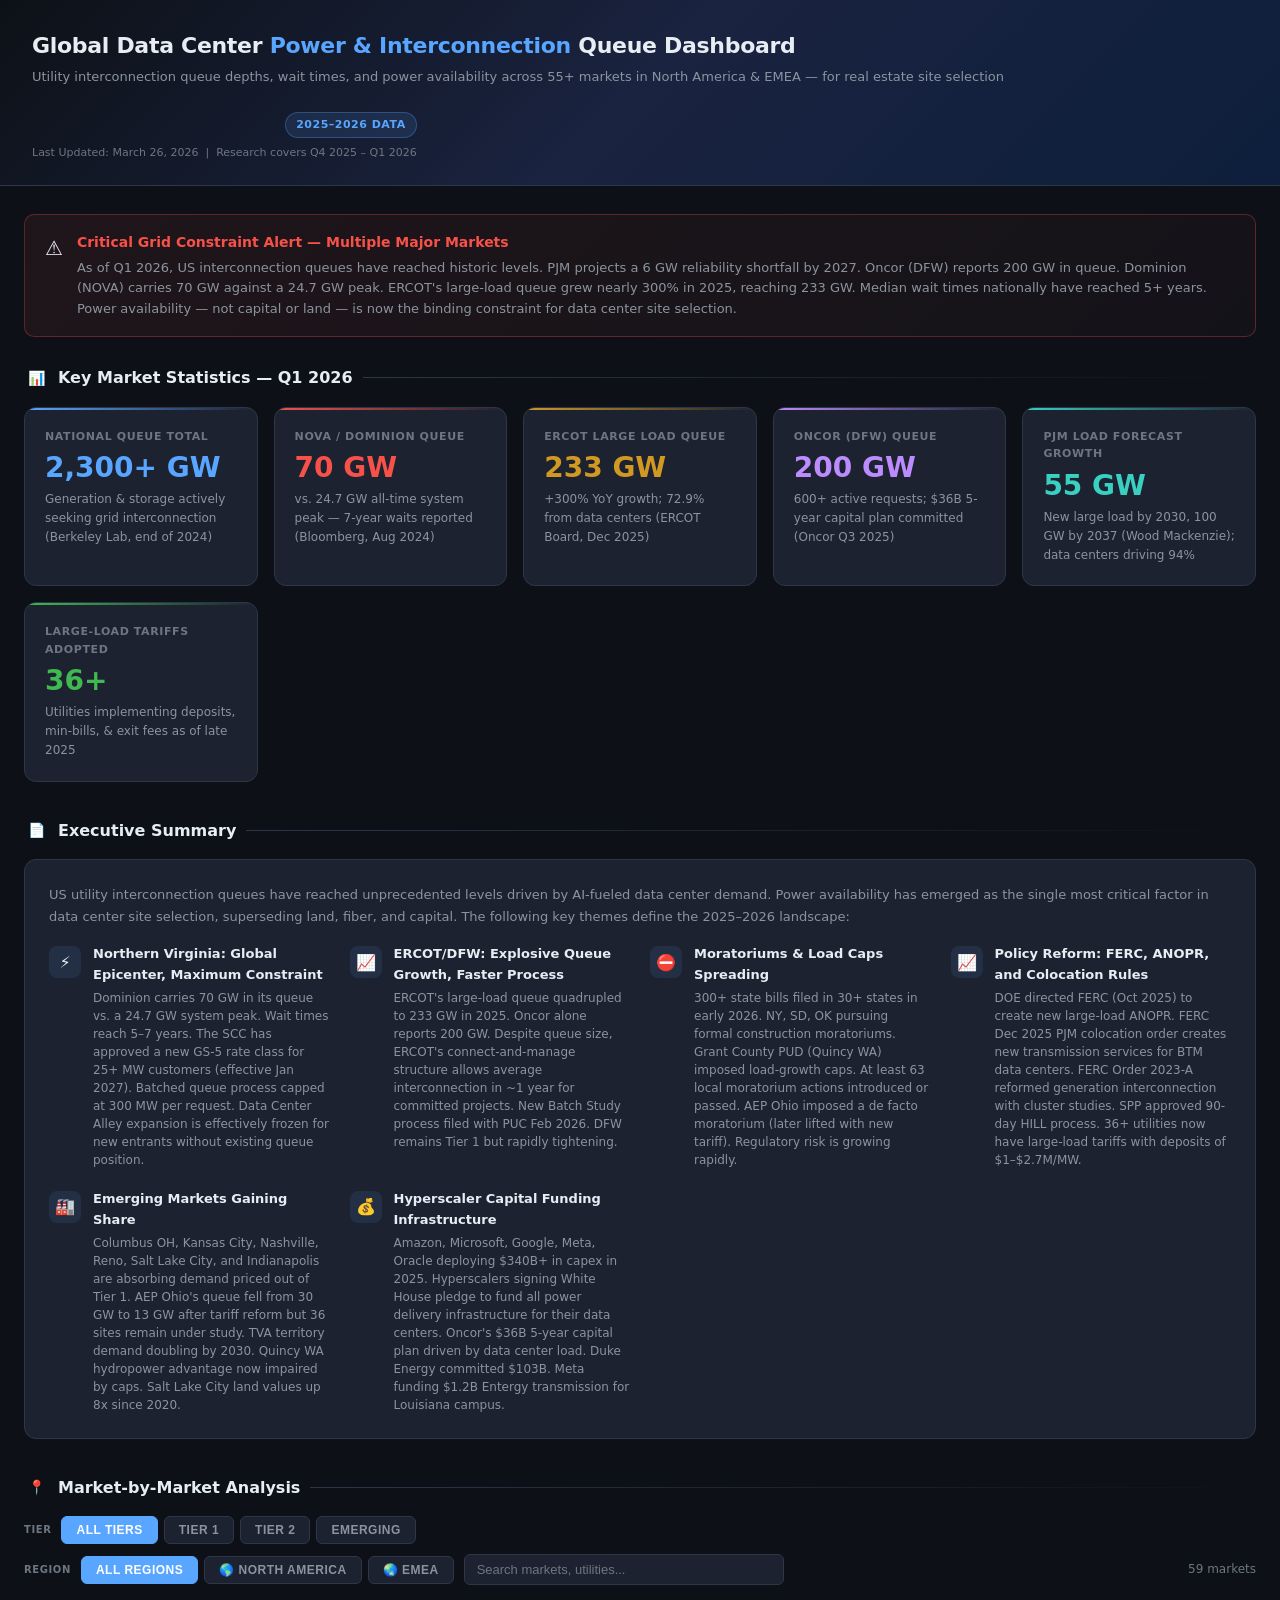
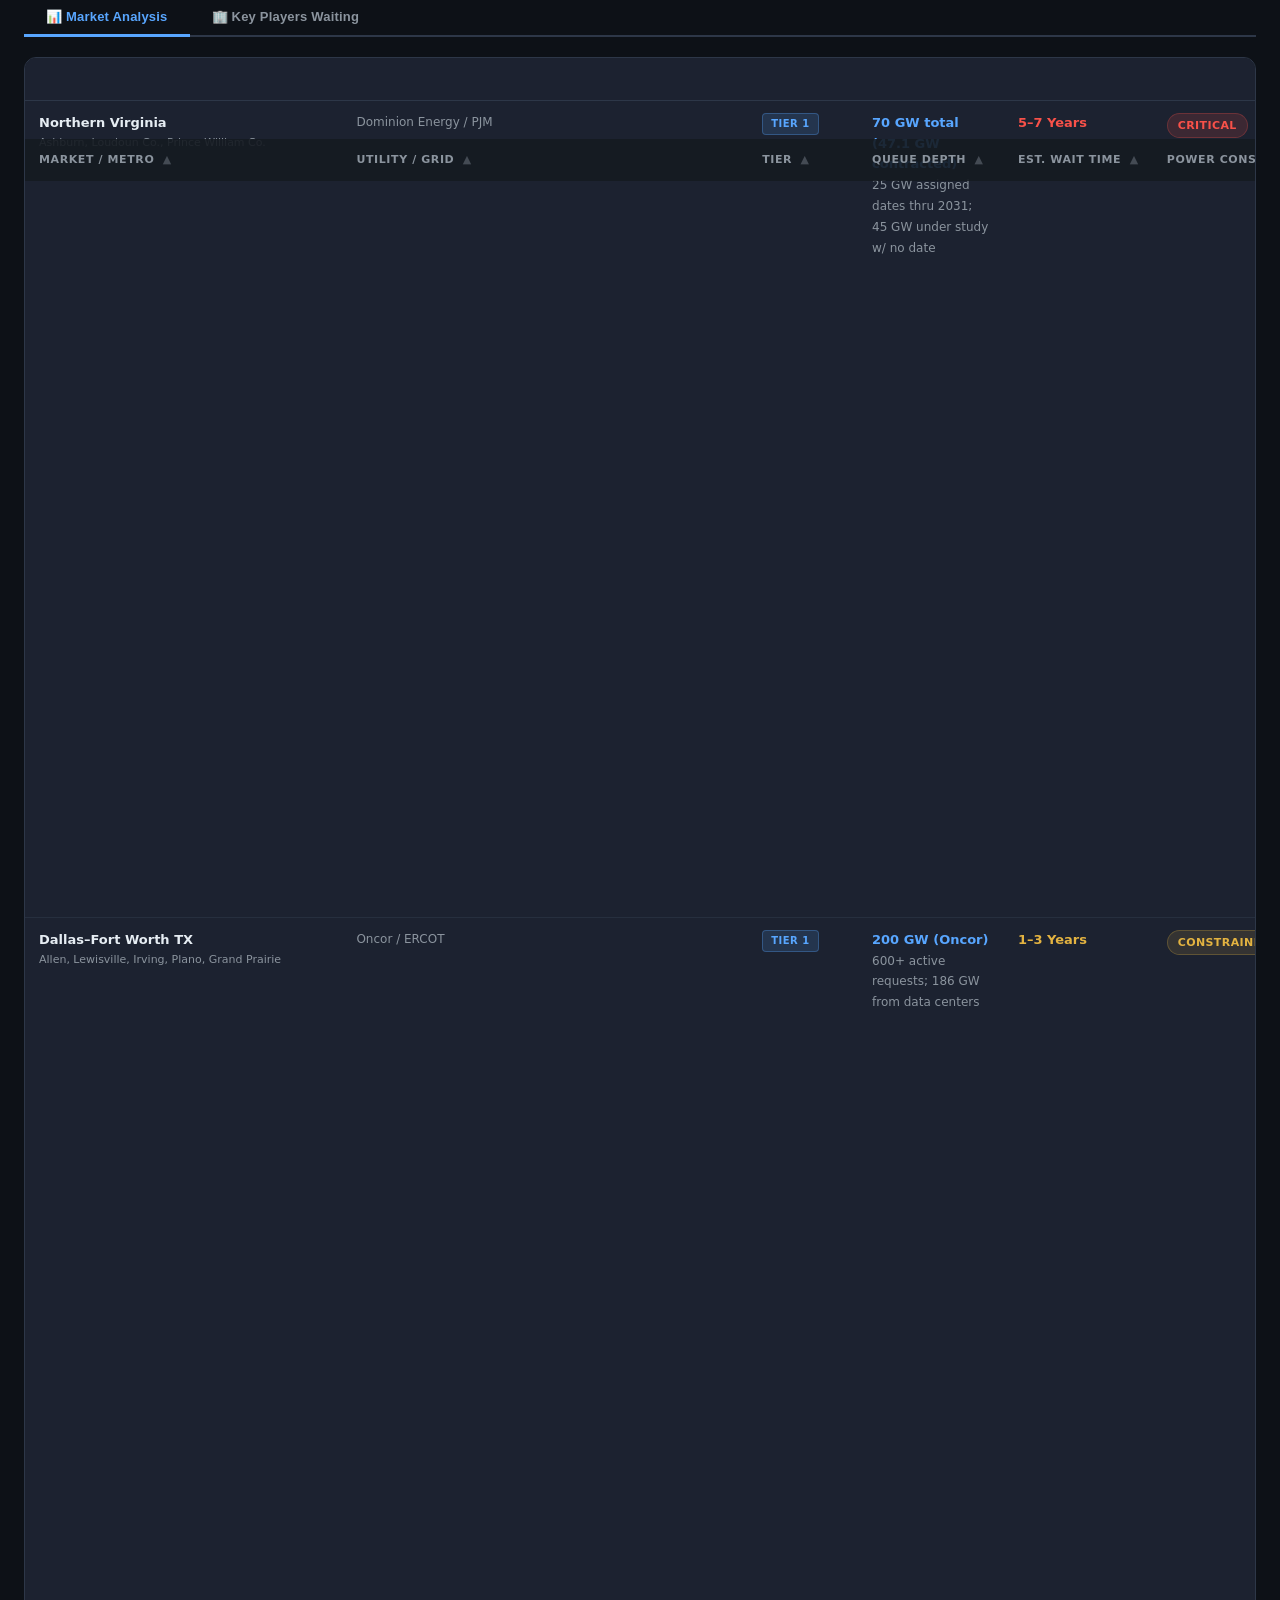
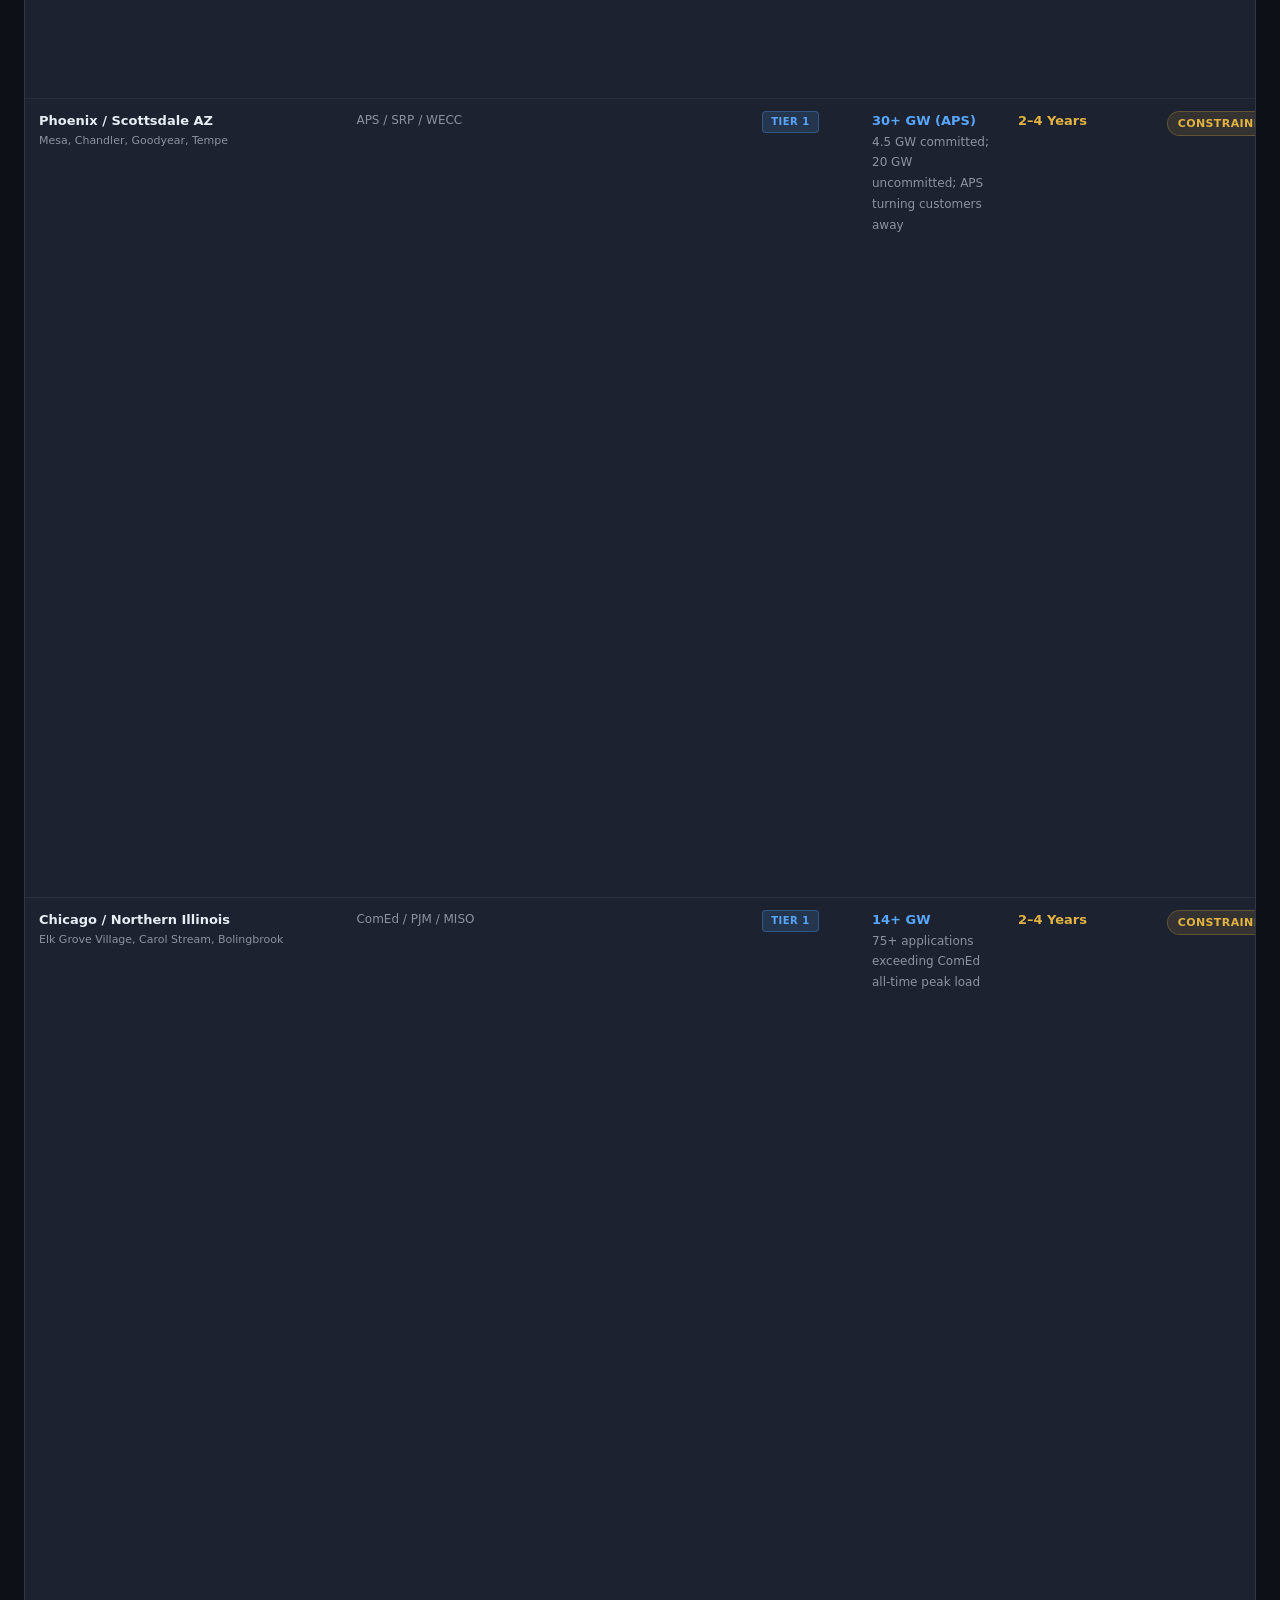
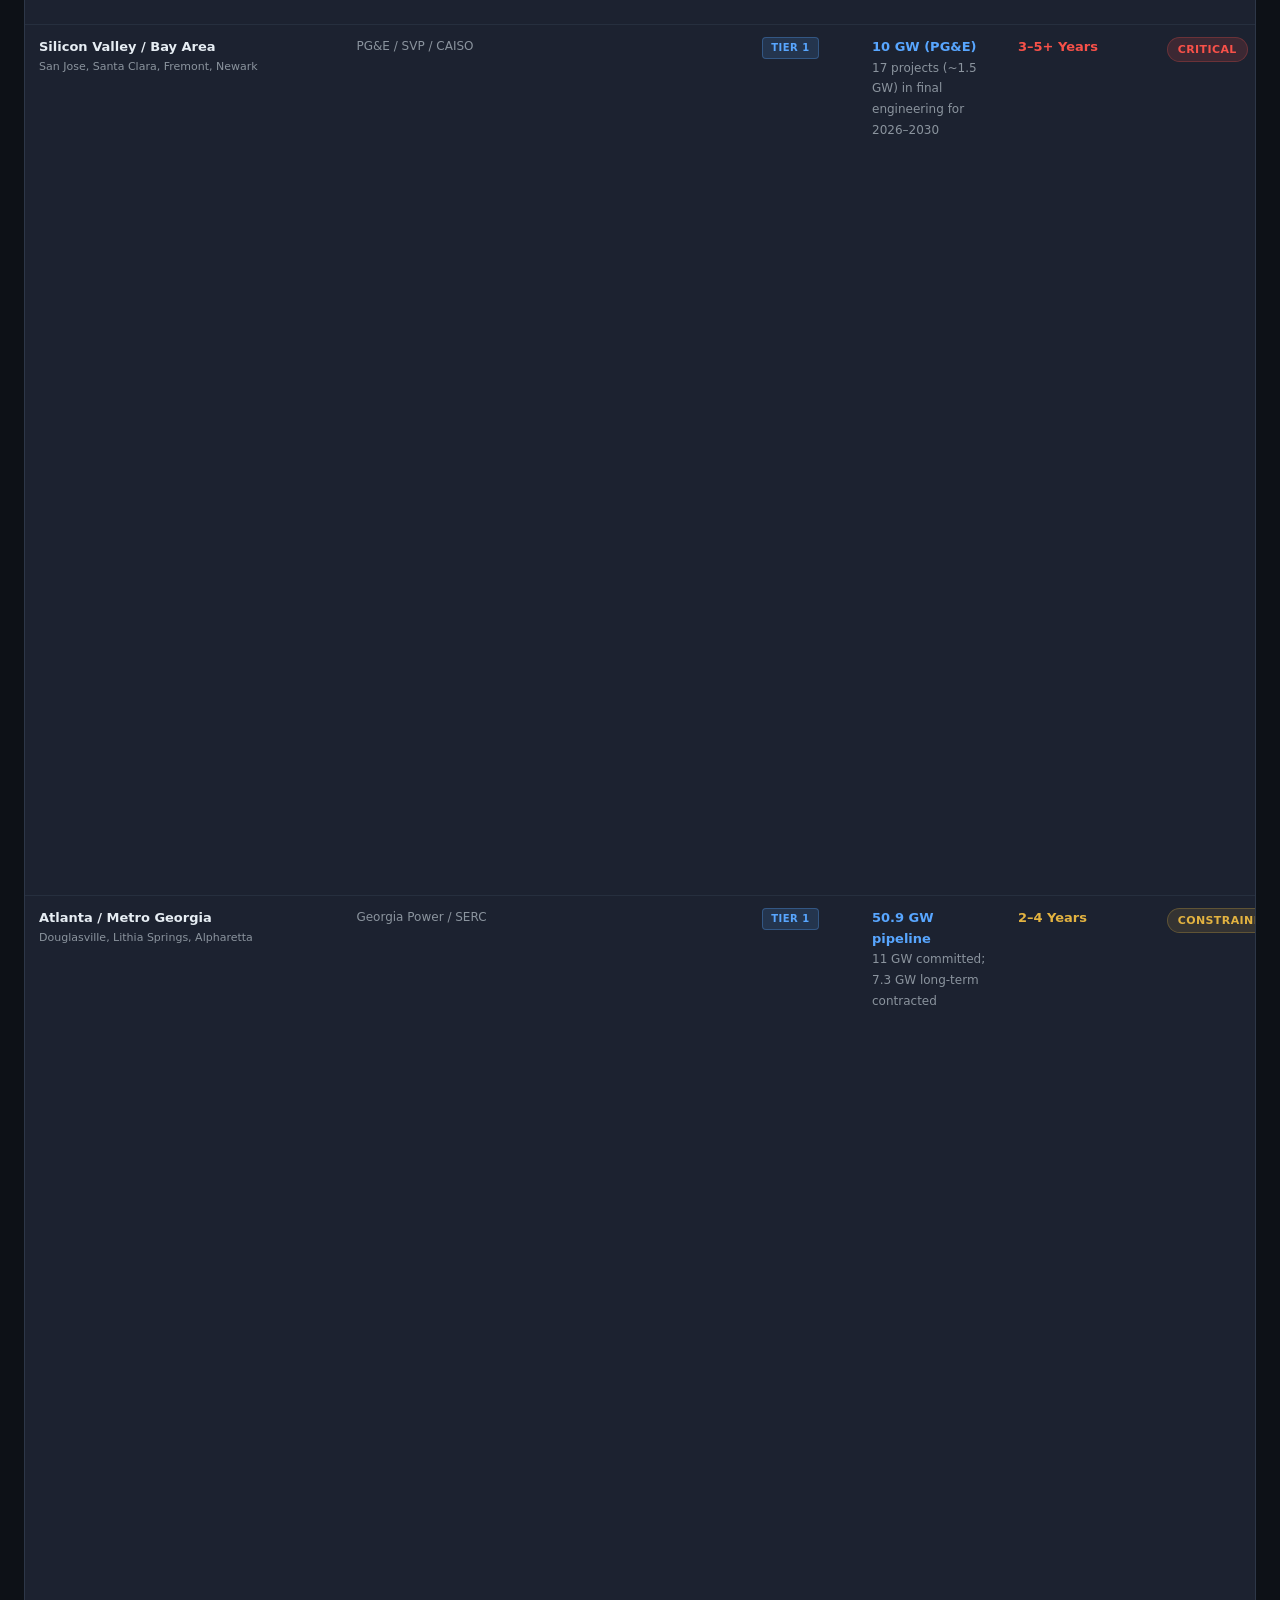
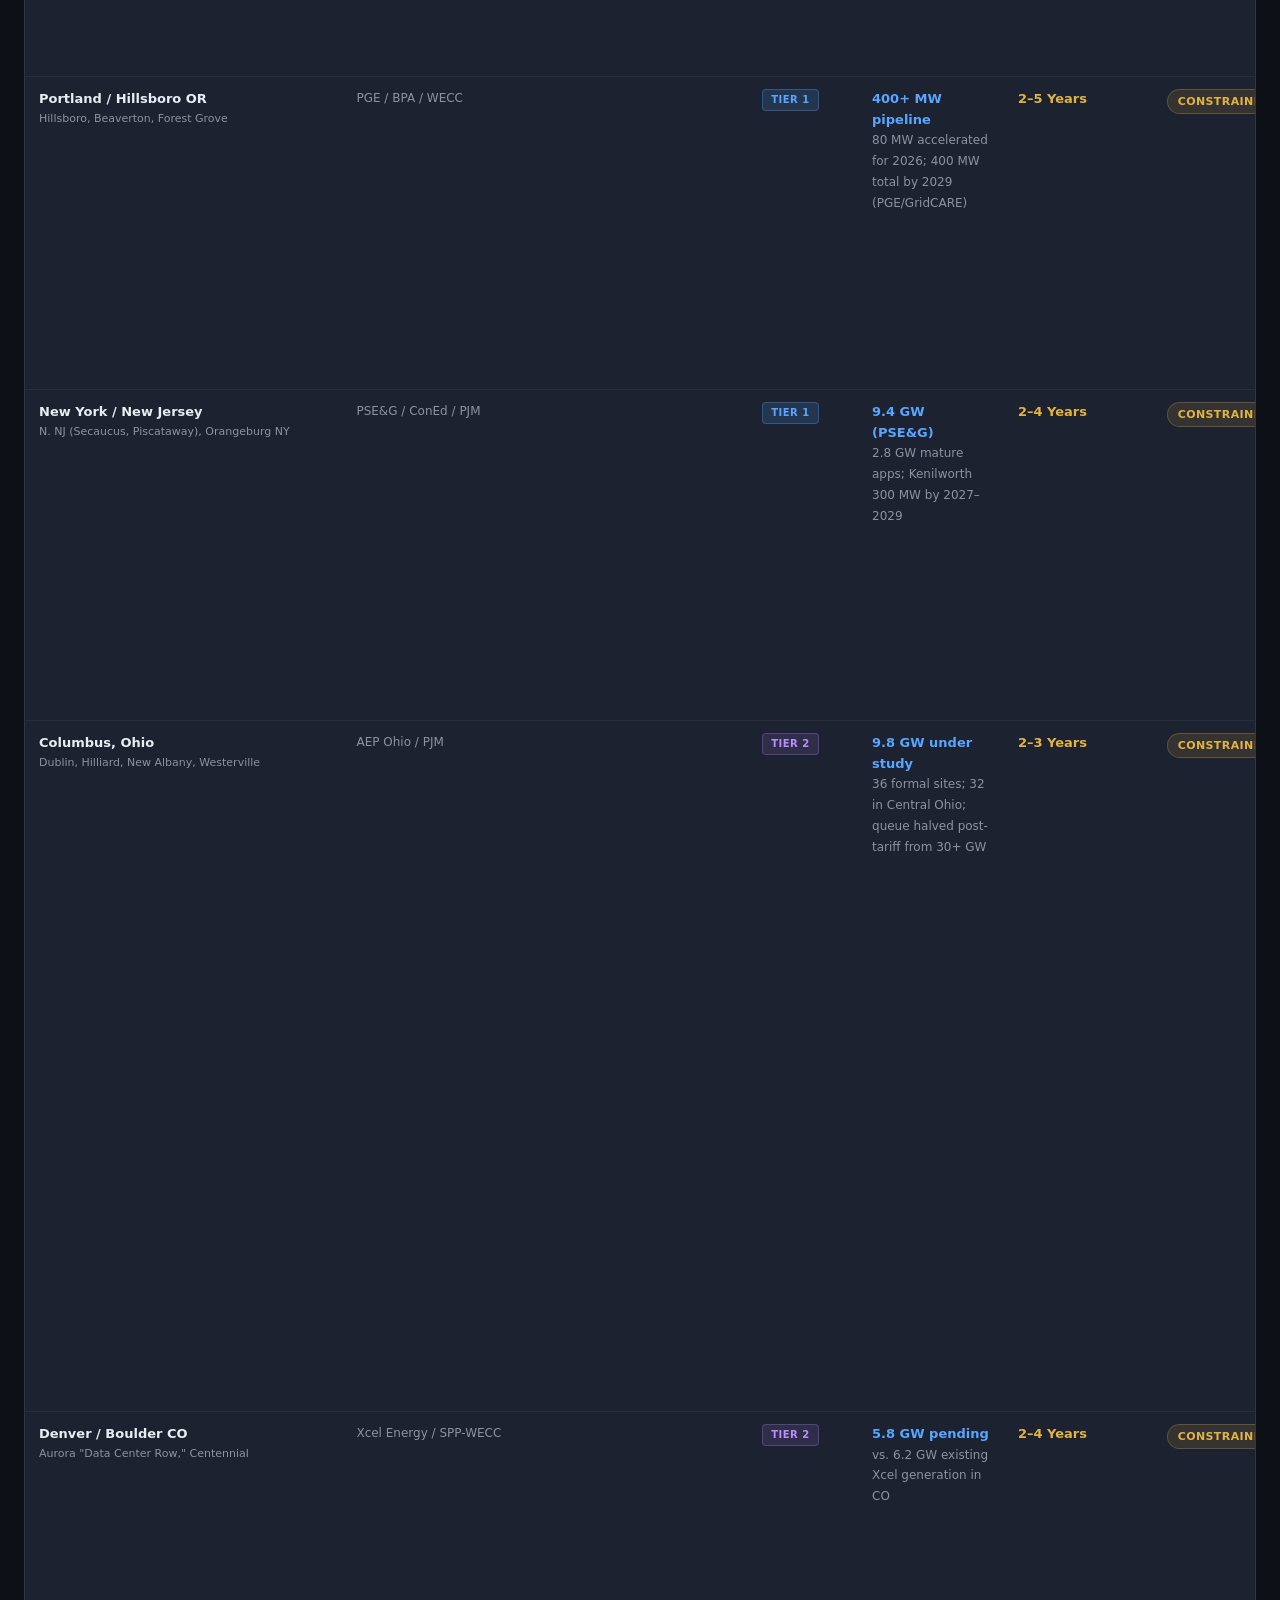
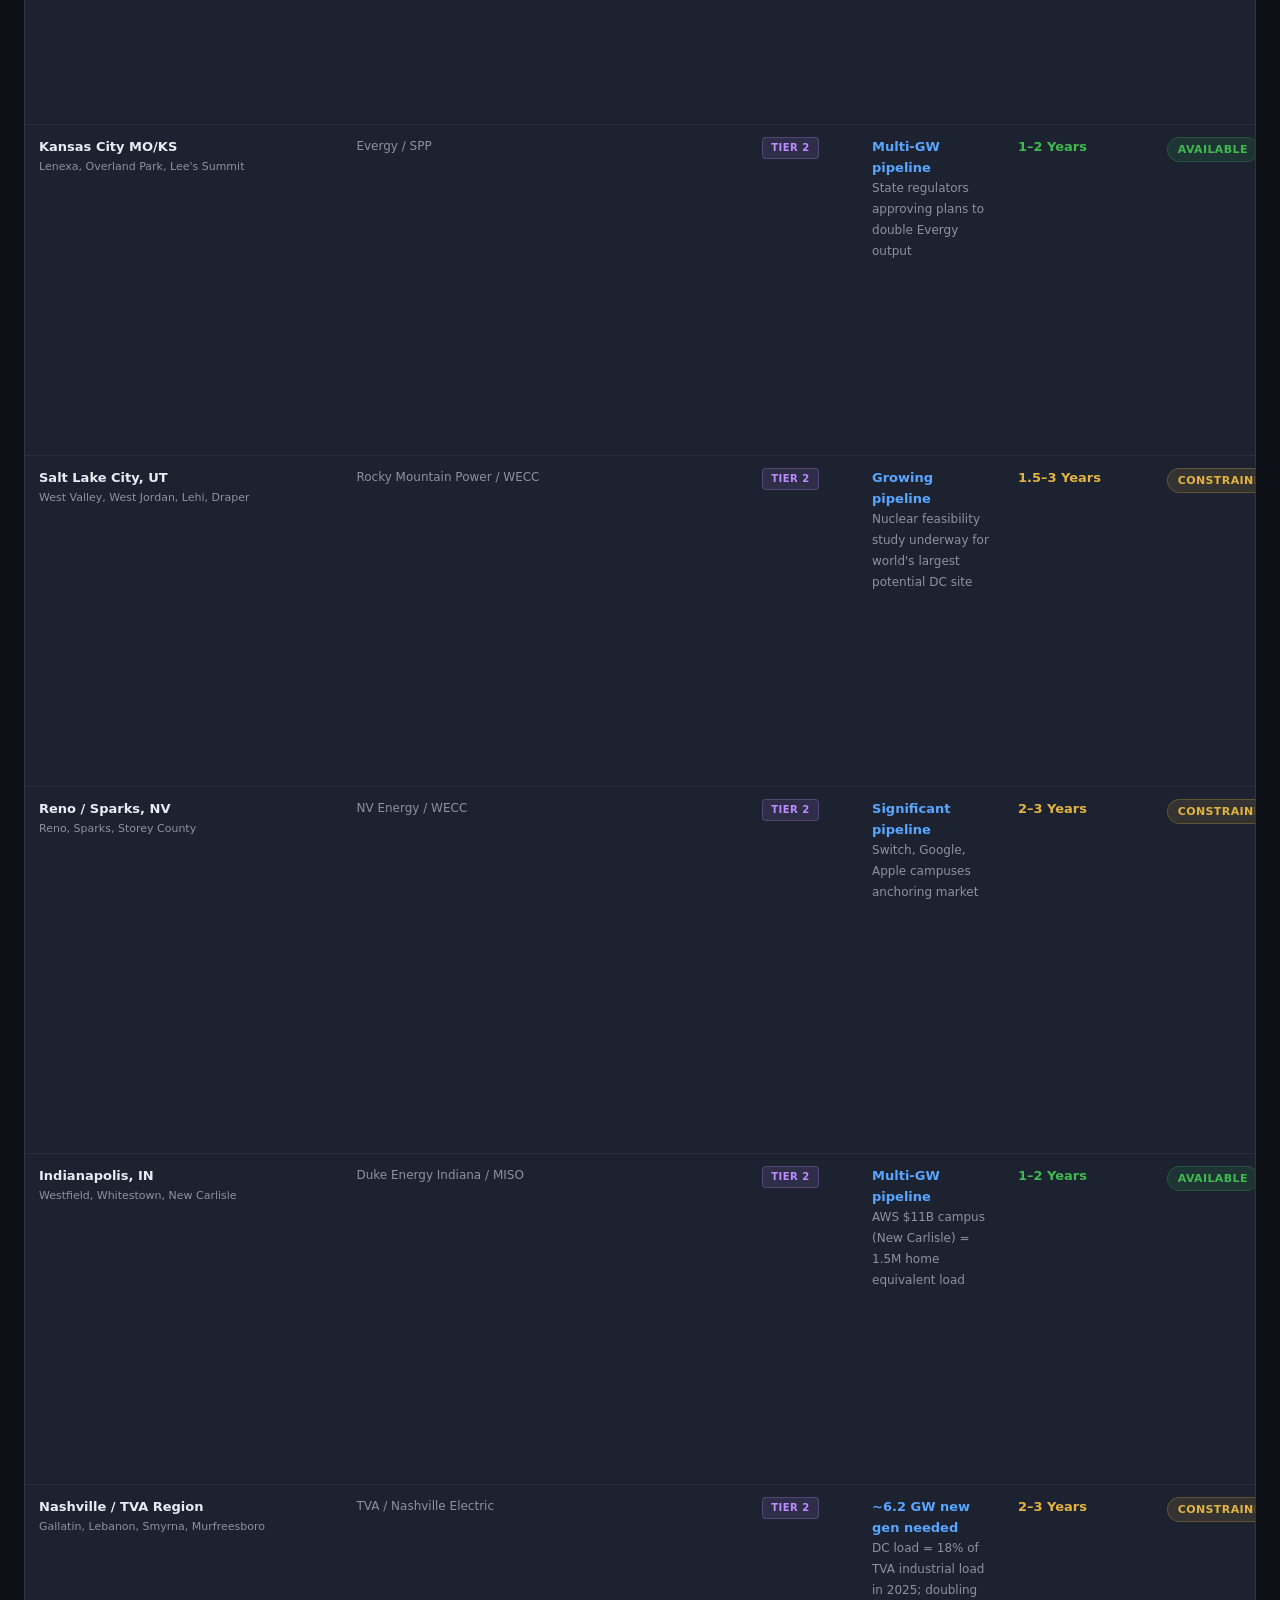
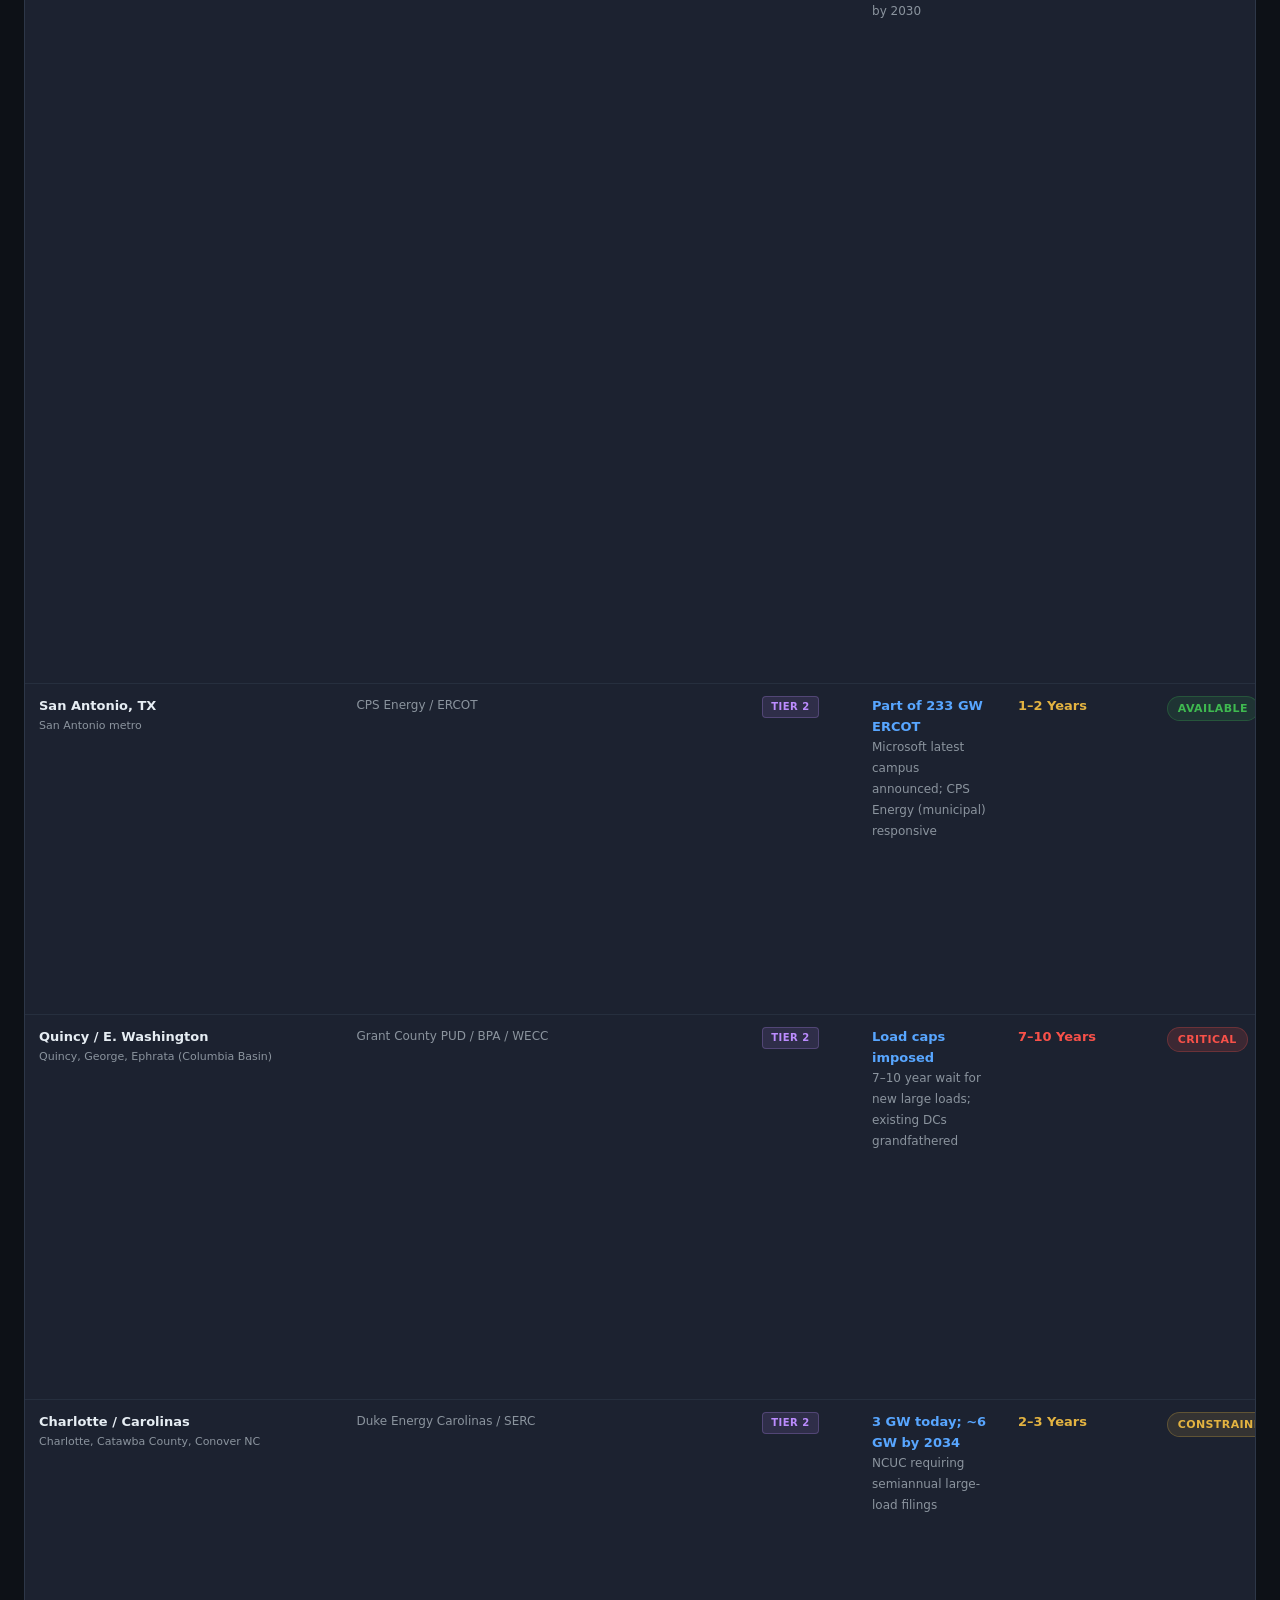
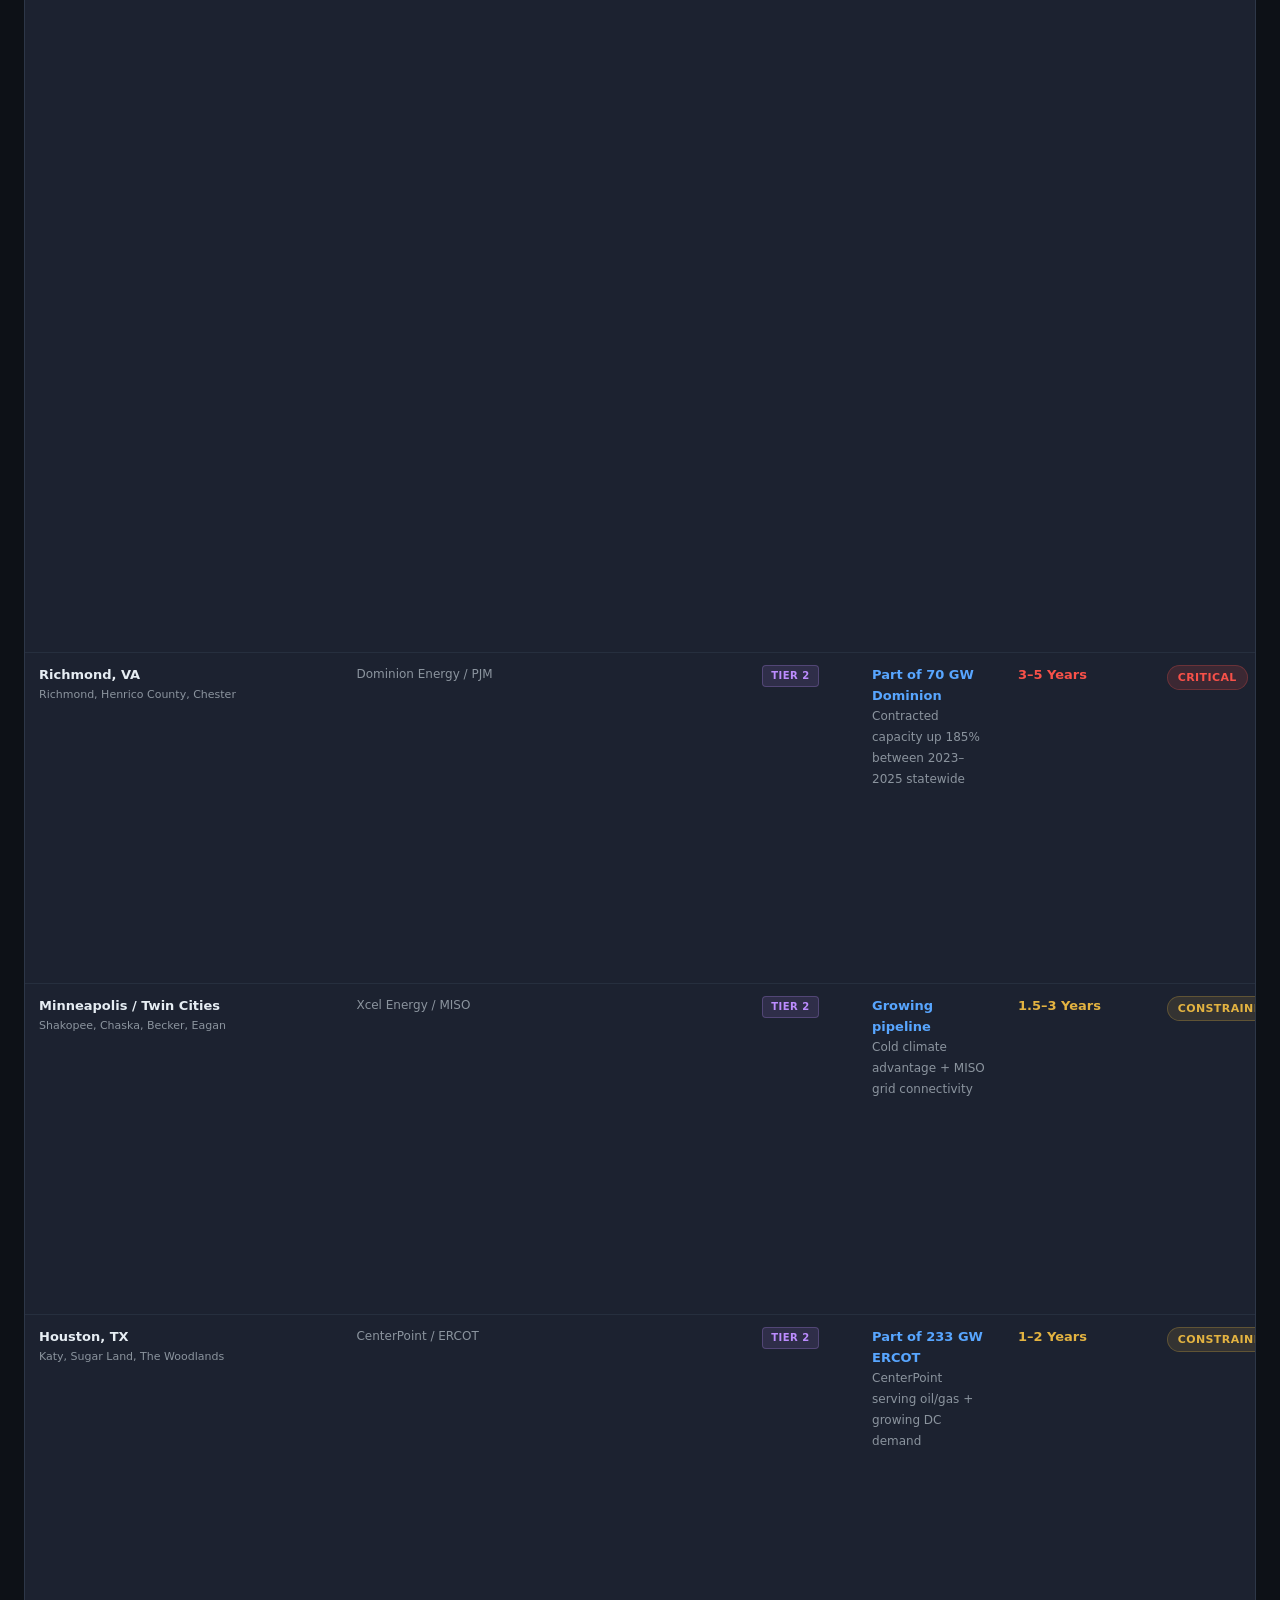
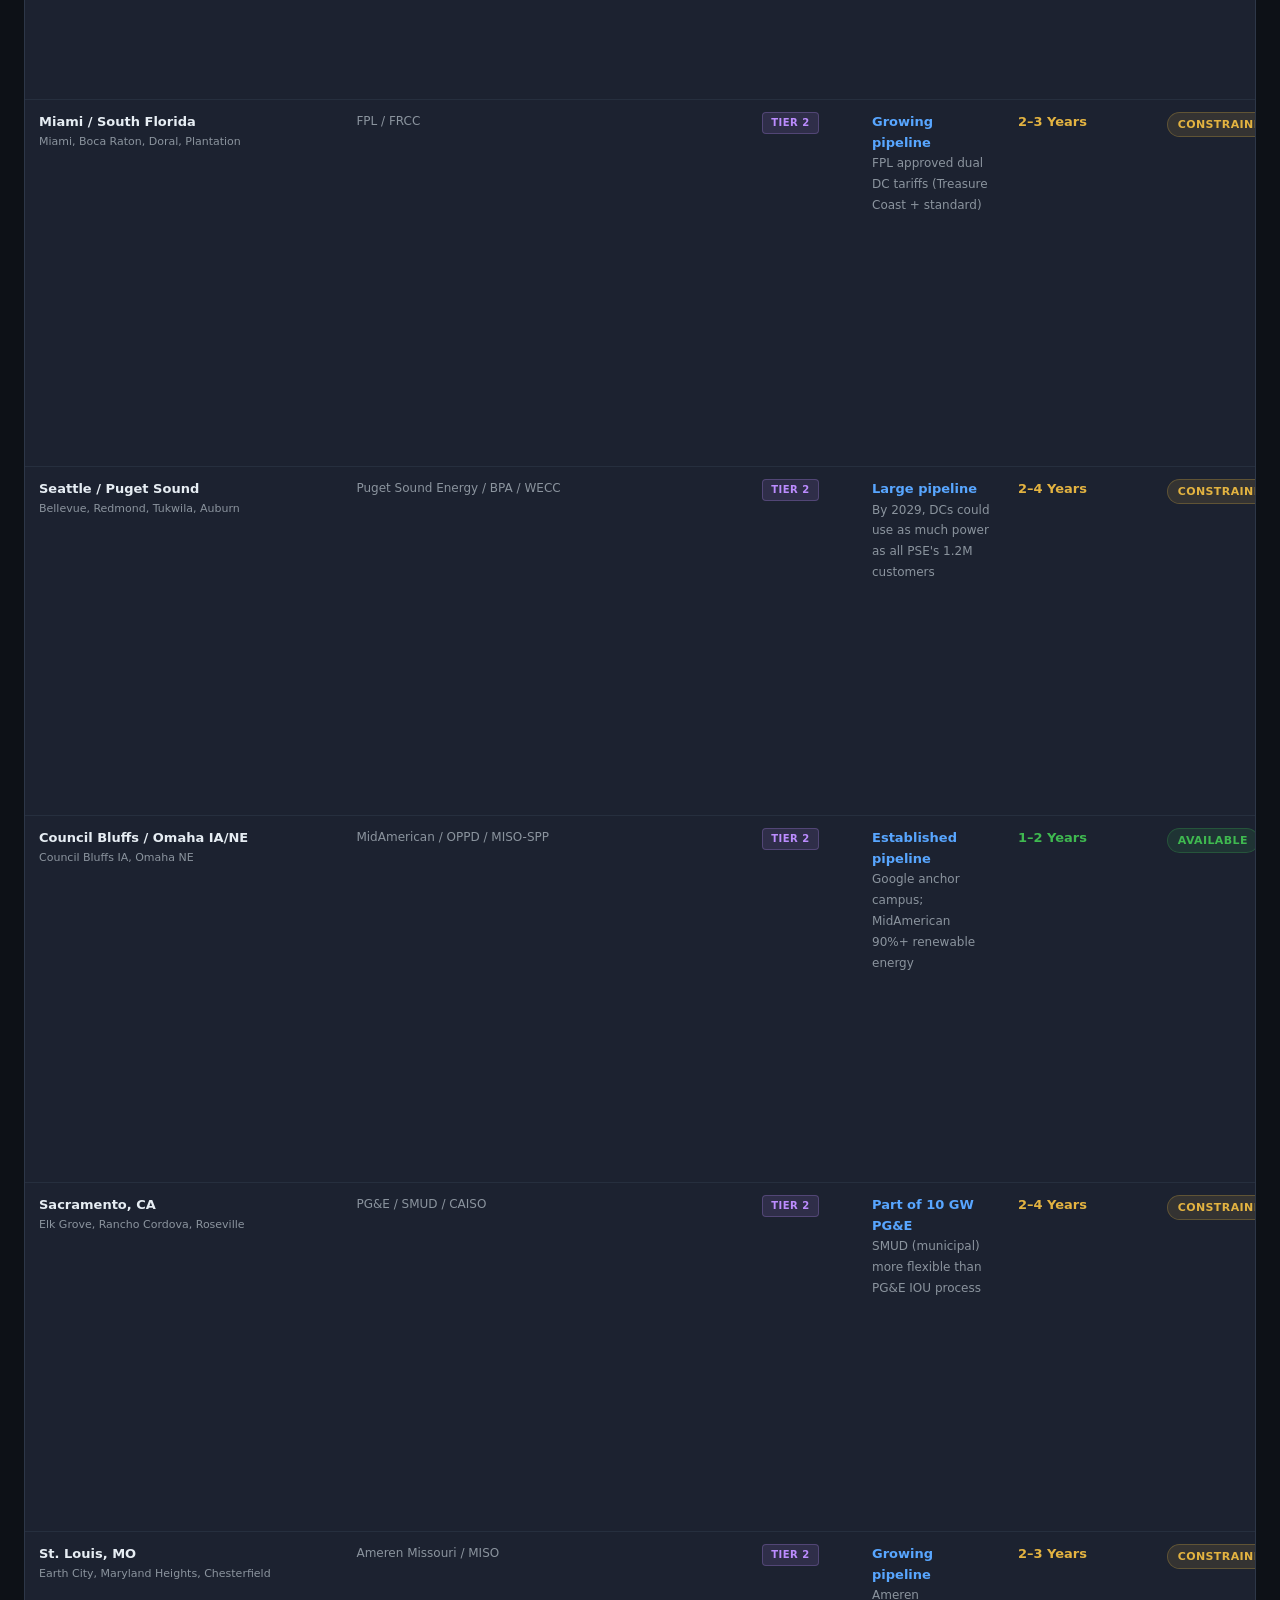
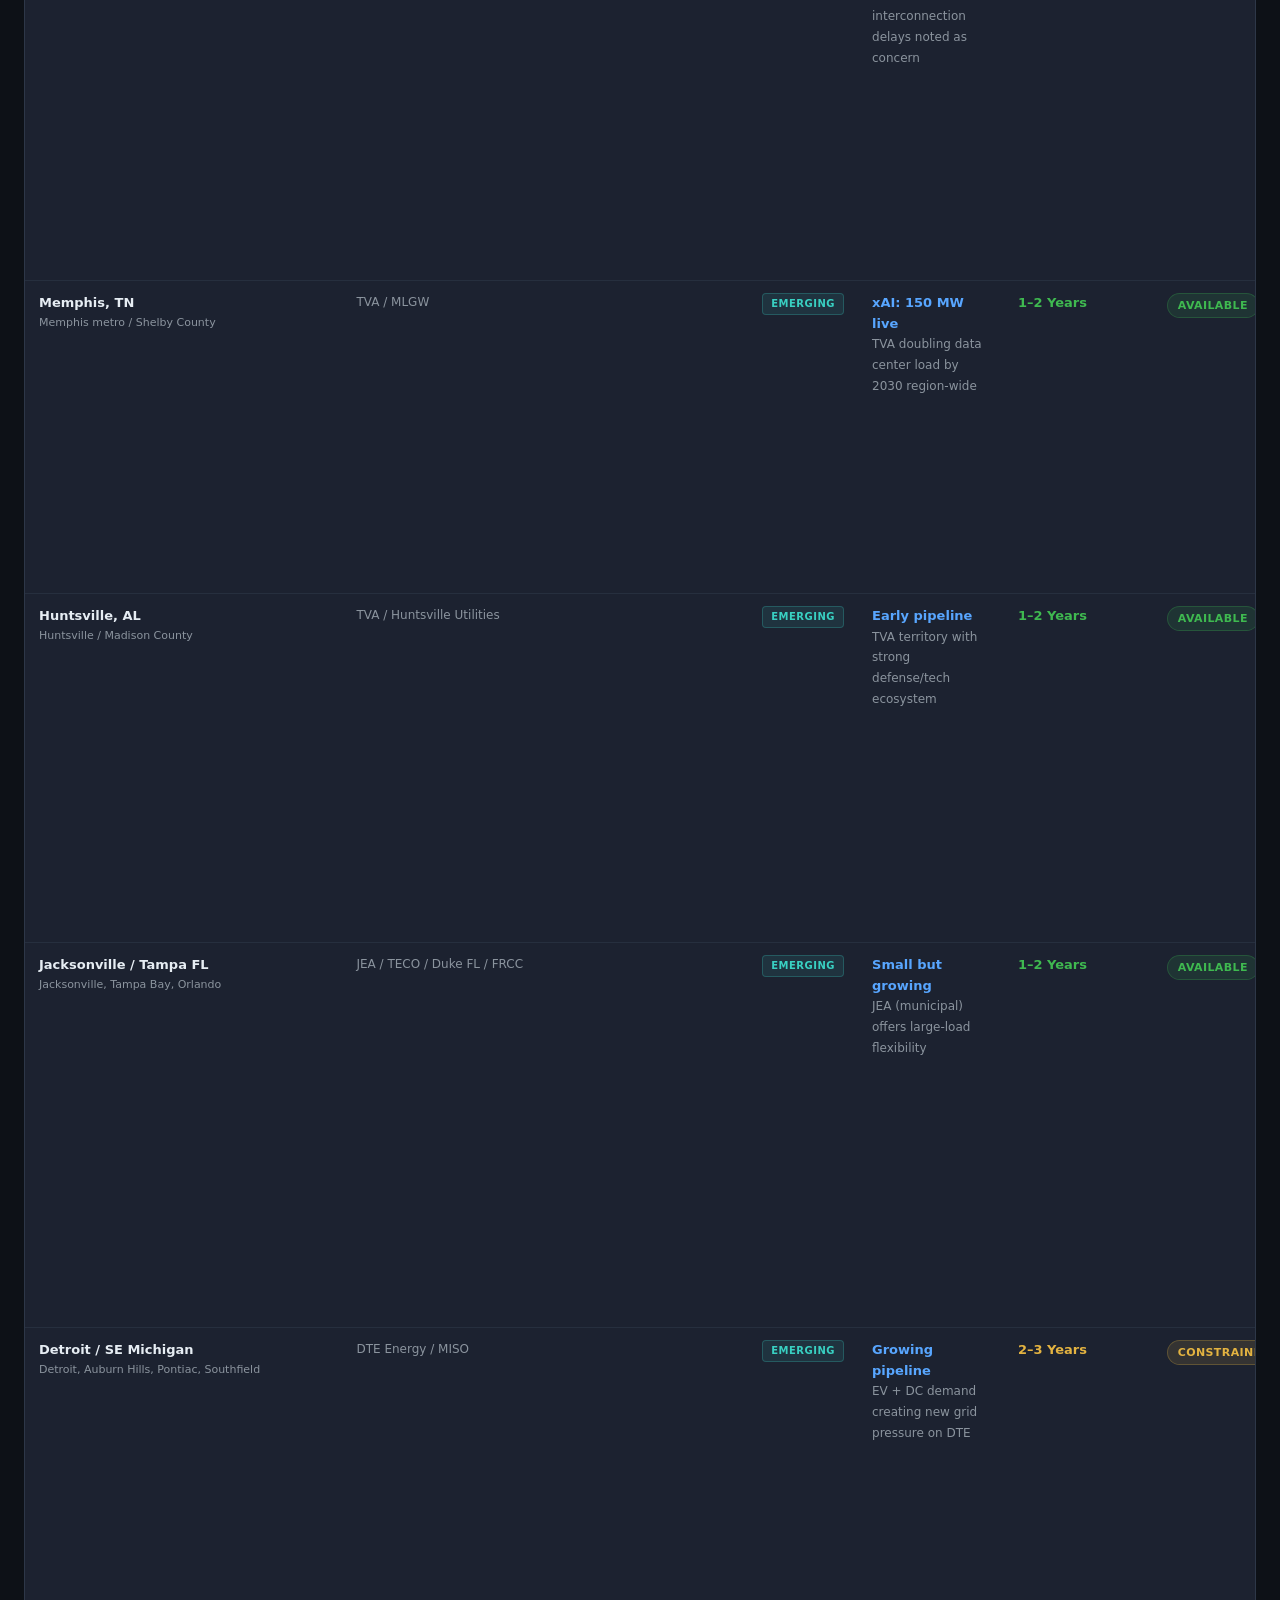
<file: index.html>
<!DOCTYPE html>
<html lang="en">
<head>
<meta charset="UTF-8">
<meta name="viewport" content="width=device-width, initial-scale=1.0">
<title>Global Data Center Power &amp; Interconnection Queue Dashboard</title>
<style>
  :root {
    --bg-primary: #0d1117;
    --bg-secondary: #161b22;
    --bg-card: #1c2230;
    --bg-card-hover: #222d3d;
    --border: #2d3748;
    --text-primary: #e6edf3;
    --text-secondary: #8b949e;
    --text-muted: #6e7681;
    --accent-blue: #58a6ff;
    --accent-teal: #39d0c2;
    --accent-purple: #bc8cff;
    --accent-gold: #d29922;
    --red: #f85149;
    --yellow: #e3b341;
    --green: #3fb950;
    --red-bg: rgba(248,81,73,0.15);
    --yellow-bg: rgba(227,179,65,0.12);
    --green-bg: rgba(63,185,80,0.12);
    --shadow: 0 4px 24px rgba(0,0,0,0.5);
  }

  * { box-sizing: border-box; margin: 0; padding: 0; }

  body {
    background: var(--bg-primary);
    color: var(--text-primary);
    font-family: -apple-system, BlinkMacSystemFont, 'Segoe UI', system-ui, sans-serif;
    font-size: 14px;
    line-height: 1.6;
    min-height: 100vh;
  }

  /* HEADER */
  .header {
    background: linear-gradient(135deg, #0d1117 0%, #1a2340 50%, #0d1f3c 100%);
    border-bottom: 1px solid var(--border);
    padding: 28px 32px 24px;
    position: sticky;
    top: 0;
    z-index: 100;
    backdrop-filter: blur(12px);
  }
  .header-inner {
    max-width: 1600px;
    margin: 0 auto;
    display: flex;
    align-items: flex-start;
    justify-content: space-between;
    gap: 24px;
    flex-wrap: wrap;
  }
  .header-title {
    font-size: 22px;
    font-weight: 700;
    color: var(--text-primary);
    letter-spacing: -0.3px;
  }
  .header-title span { color: var(--accent-blue); }
  .header-subtitle {
    color: var(--text-secondary);
    font-size: 13px;
    margin-top: 4px;
  }
  .header-meta {
    display: flex;
    flex-direction: column;
    align-items: flex-end;
    gap: 6px;
  }
  .badge {
    background: rgba(88,166,255,0.12);
    border: 1px solid rgba(88,166,255,0.3);
    color: var(--accent-blue);
    padding: 3px 10px;
    border-radius: 20px;
    font-size: 11px;
    font-weight: 600;
    text-transform: uppercase;
    letter-spacing: 0.5px;
  }
  .last-updated {
    color: var(--text-muted);
    font-size: 11px;
  }

  /* LAYOUT */
  .main {
    max-width: 1600px;
    margin: 0 auto;
    padding: 28px 24px 60px;
  }

  /* SECTION */
  .section { margin-bottom: 36px; }
  .section-title {
    font-size: 16px;
    font-weight: 700;
    color: var(--text-primary);
    margin-bottom: 16px;
    display: flex;
    align-items: center;
    gap: 10px;
  }
  .section-title::after {
    content: '';
    flex: 1;
    height: 1px;
    background: linear-gradient(to right, var(--border), transparent);
  }
  .section-icon {
    width: 24px;
    height: 24px;
    border-radius: 6px;
    display: flex;
    align-items: center;
    justify-content: center;
    font-size: 14px;
    flex-shrink: 0;
  }

  /* ALERT BANNER */
  .alert-banner {
    background: linear-gradient(135deg, rgba(248,81,73,0.08), rgba(248,81,73,0.03));
    border: 1px solid rgba(248,81,73,0.3);
    border-radius: 10px;
    padding: 16px 20px;
    margin-bottom: 28px;
    display: flex;
    gap: 14px;
    align-items: flex-start;
  }
  .alert-banner-icon { font-size: 20px; flex-shrink: 0; margin-top: 1px; }
  .alert-banner-title { font-weight: 700; color: var(--red); margin-bottom: 4px; font-size: 14px; }
  .alert-banner-text { color: var(--text-secondary); font-size: 13px; }

  /* SUMMARY CARDS */
  .summary-grid {
    display: grid;
    grid-template-columns: repeat(auto-fit, minmax(220px, 1fr));
    gap: 16px;
    margin-bottom: 8px;
  }
  .summary-card {
    background: var(--bg-card);
    border: 1px solid var(--border);
    border-radius: 12px;
    padding: 20px;
    position: relative;
    overflow: hidden;
    transition: border-color 0.2s, box-shadow 0.2s;
  }
  .summary-card:hover {
    border-color: rgba(88,166,255,0.35);
    box-shadow: var(--shadow);
  }
  .summary-card::before {
    content: '';
    position: absolute;
    top: 0; left: 0; right: 0;
    height: 2px;
  }
  .summary-card.blue::before { background: linear-gradient(to right, var(--accent-blue), transparent); }
  .summary-card.teal::before { background: linear-gradient(to right, var(--accent-teal), transparent); }
  .summary-card.red::before { background: linear-gradient(to right, var(--red), transparent); }
  .summary-card.gold::before { background: linear-gradient(to right, var(--accent-gold), transparent); }
  .summary-card.purple::before { background: linear-gradient(to right, var(--accent-purple), transparent); }
  .summary-card.green::before { background: linear-gradient(to right, var(--green), transparent); }
  .card-label {
    font-size: 11px;
    color: var(--text-muted);
    font-weight: 600;
    text-transform: uppercase;
    letter-spacing: 0.6px;
    margin-bottom: 8px;
  }
  .card-value {
    font-size: 28px;
    font-weight: 800;
    line-height: 1.1;
    margin-bottom: 6px;
  }
  .card-value.blue { color: var(--accent-blue); }
  .card-value.teal { color: var(--accent-teal); }
  .card-value.red { color: var(--red); }
  .card-value.gold { color: var(--accent-gold); }
  .card-value.purple { color: var(--accent-purple); }
  .card-value.green { color: var(--green); }
  .card-desc { font-size: 12px; color: var(--text-secondary); }

  /* EXECUTIVE SUMMARY BOX */
  .exec-box {
    background: var(--bg-card);
    border: 1px solid var(--border);
    border-radius: 12px;
    padding: 24px;
    margin-bottom: 8px;
  }
  .exec-grid {
    display: grid;
    grid-template-columns: repeat(auto-fit, minmax(280px, 1fr));
    gap: 20px;
    margin-top: 16px;
  }
  .exec-item {
    display: flex;
    gap: 12px;
    align-items: flex-start;
  }
  .exec-icon {
    width: 32px;
    height: 32px;
    border-radius: 8px;
    background: rgba(88,166,255,0.1);
    display: flex;
    align-items: center;
    justify-content: center;
    font-size: 16px;
    flex-shrink: 0;
    margin-top: 2px;
  }
  .exec-item-title { font-weight: 600; color: var(--text-primary); font-size: 13px; margin-bottom: 3px; }
  .exec-item-text { color: var(--text-secondary); font-size: 12px; line-height: 1.5; }

  /* TABLE CONTROLS */
  .table-controls {
    display: flex;
    align-items: center;
    gap: 12px;
    margin-bottom: 14px;
    flex-wrap: wrap;
  }
  .filter-row { display: flex; align-items: center; gap: 10px; flex-wrap: wrap; width: 100%; }
  .filter-label { font-size: 10px; font-weight: 700; color: var(--text-muted); text-transform: uppercase; letter-spacing: 0.6px; white-space: nowrap; }
  .filter-group { display: flex; gap: 6px; flex-wrap: wrap; }
  .filter-btn {
    background: var(--bg-card);
    border: 1px solid var(--border);
    color: var(--text-secondary);
    padding: 6px 14px;
    border-radius: 6px;
    cursor: pointer;
    font-size: 12px;
    font-weight: 600;
    transition: all 0.18s;
    text-transform: uppercase;
    letter-spacing: 0.5px;
  }
  .filter-btn:hover, .filter-btn.active {
    background: var(--accent-blue);
    border-color: var(--accent-blue);
    color: #fff;
  }
  .search-box {
    flex: 1;
    min-width: 200px;
    max-width: 320px;
    background: var(--bg-card);
    border: 1px solid var(--border);
    color: var(--text-primary);
    padding: 7px 12px;
    border-radius: 6px;
    font-size: 13px;
    outline: none;
    transition: border-color 0.2s;
  }
  .search-box::placeholder { color: var(--text-muted); }
  .search-box:focus { border-color: var(--accent-blue); }
  .result-count {
    color: var(--text-muted);
    font-size: 12px;
    margin-left: auto;
    white-space: nowrap;
  }

  /* TABLE */
  .table-wrapper {
    background: var(--bg-card);
    border: 1px solid var(--border);
    border-radius: 12px;
    overflow: hidden;
    overflow-x: auto;
  }
  table {
    width: 100%;
    border-collapse: collapse;
    min-width: 960px;
  }
  thead {
    background: rgba(22,27,34,0.9);
    position: sticky;
    top: 81px;
    z-index: 10;
  }
  th {
    padding: 12px 14px;
    text-align: left;
    font-size: 11px;
    font-weight: 700;
    color: var(--text-secondary);
    text-transform: uppercase;
    letter-spacing: 0.6px;
    border-bottom: 1px solid var(--border);
    white-space: nowrap;
    cursor: pointer;
    user-select: none;
    transition: color 0.15s;
  }
  th:hover { color: var(--text-primary); }
  th .sort-arrow { margin-left: 4px; opacity: 0.4; }
  th.sort-asc .sort-arrow, th.sort-desc .sort-arrow { opacity: 1; color: var(--accent-blue); }
  th.sort-desc .sort-arrow { display: inline-block; transform: rotate(180deg); }

  tbody tr {
    border-bottom: 1px solid rgba(45,55,72,0.6);
    transition: background 0.15s;
  }
  tbody tr:last-child { border-bottom: none; }
  tbody tr:hover { background: var(--bg-card-hover); }
  tbody tr.hidden { display: none; }

  td {
    padding: 12px 14px;
    vertical-align: top;
    font-size: 13px;
  }
  td.market-name {
    font-weight: 700;
    color: var(--text-primary);
    white-space: nowrap;
  }
  td.market-name .sub { font-weight: 400; color: var(--text-secondary); font-size: 11px; display: block; }
  td.utility { color: var(--text-secondary); font-size: 12px; white-space: nowrap; }

  /* TIER BADGES */
  .tier-badge {
    display: inline-flex;
    align-items: center;
    padding: 2px 8px;
    border-radius: 4px;
    font-size: 10px;
    font-weight: 700;
    text-transform: uppercase;
    letter-spacing: 0.5px;
    white-space: nowrap;
  }
  .tier-1 { background: rgba(88,166,255,0.15); color: var(--accent-blue); border: 1px solid rgba(88,166,255,0.3); }
  .tier-2 { background: rgba(188,140,255,0.12); color: var(--accent-purple); border: 1px solid rgba(188,140,255,0.25); }
  .tier-e { background: rgba(57,208,194,0.1); color: var(--accent-teal); border: 1px solid rgba(57,208,194,0.25); }

  /* STATUS PILLS */
  .status-pill {
    display: inline-flex;
    align-items: center;
    gap: 5px;
    padding: 3px 10px;
    border-radius: 20px;
    font-size: 11px;
    font-weight: 700;
    text-transform: uppercase;
    letter-spacing: 0.4px;
    white-space: nowrap;
  }
  .status-critical { background: var(--red-bg); color: var(--red); border: 1px solid rgba(248,81,73,0.25); }
  .status-constrained { background: var(--yellow-bg); color: var(--yellow); border: 1px solid rgba(227,179,65,0.25); }
  .status-available { background: var(--green-bg); color: var(--green); border: 1px solid rgba(63,185,80,0.25); }

  /* TAB NAV */
  .tab-nav { display: flex; gap: 0; margin-bottom: 20px; border-bottom: 2px solid var(--border); }
  .tab-btn { background: none; border: none; border-bottom: 3px solid transparent; color: var(--text-secondary); padding: 10px 22px; font-size: 13px; font-weight: 600; cursor: pointer; margin-bottom: -2px; transition: all 0.18s; letter-spacing: 0.2px; }
  .tab-btn:hover { color: var(--text-primary); background: rgba(88,166,255,0.05); }
  .tab-btn.active { color: var(--accent-blue); border-bottom-color: var(--accent-blue); }
  .tab-panel { display: none; }
  .tab-panel.active { display: block; }

  /* KEY PLAYERS CARDS */
  .kpc-grid { display: grid; grid-template-columns: repeat(auto-fill, minmax(300px, 1fr)); gap: 16px; }
  .kpc-card { background: var(--bg-card); border: 1px solid var(--border); border-radius: 12px; padding: 18px 20px; position: relative; overflow: hidden; transition: border-color 0.2s, box-shadow 0.2s; }
  .kpc-card::before { content: ''; position: absolute; top: 0; left: 0; right: 0; height: 3px; }
  .kpc-critical::before { background: var(--red); }
  .kpc-constrained::before { background: var(--yellow); }
  .kpc-available::before { background: var(--green); }
  .kpc-card:hover { border-color: rgba(88,166,255,0.3); box-shadow: var(--shadow); }
  .kpc-top { display: flex; justify-content: space-between; align-items: flex-start; gap: 10px; margin-bottom: 8px; }
  .kpc-name { font-size: 14px; font-weight: 700; color: var(--text-primary); line-height: 1.3; }
  .kpc-sub { font-size: 10px; color: var(--text-muted); margin-top: 2px; }
  .kpc-badges { display: flex; gap: 5px; flex-wrap: wrap; justify-content: flex-end; flex-shrink: 0; }
  .kpc-utility { font-size: 11px; color: var(--text-muted); margin-bottom: 8px; }
  .kpc-meta { display: flex; align-items: center; gap: 10px; margin-bottom: 12px; flex-wrap: wrap; }
  .kpc-wait { font-size: 11px; color: var(--text-secondary); font-weight: 600; }
  .kpc-companies { border-top: 1px solid var(--border); padding-top: 10px; }
  .kpc-label { font-size: 10px; font-weight: 700; text-transform: uppercase; letter-spacing: 0.6px; color: var(--text-muted); margin-bottom: 6px; }
  .kpc-list { list-style: none; padding: 0; margin: 0; }
  .kpc-item { padding: 4px 0; border-bottom: 1px solid rgba(45,55,72,0.35); font-size: 12px; color: var(--text-secondary); line-height: 1.5; }
  .kpc-item:last-child { border-bottom: none; }
  .kpc-item strong { color: var(--text-primary); font-weight: 600; }
  .kpc-alert strong { color: var(--red) !important; }
  .kpc-alert .kpc-detail { color: var(--red); }
  .kpc-detail { color: var(--text-secondary); }
  .kpc-none { font-size: 11px; color: var(--text-muted); font-style: italic; margin: 0; }
  .kpc-controls { display: flex; justify-content: flex-end; align-items: center; margin-bottom: 12px; }

  /* TREND */
  .trend-up { color: var(--red); font-size: 16px; font-weight: 900; }
  .trend-flat { color: var(--yellow); font-size: 16px; font-weight: 900; }
  .trend-down { color: var(--green); font-size: 16px; font-weight: 900; }

  /* KEY DEV */
  .key-dev {
    font-size: 12px;
    color: var(--text-secondary);
    line-height: 1.5;
    max-width: 320px;
  }

  /* QUEUE STAT */
  .queue-stat { font-weight: 700; color: var(--accent-blue); font-size: 13px; }
  .wait-time { font-size: 12px; color: var(--text-secondary); }

  /* ISO GRID */
  .iso-grid {
    display: grid;
    grid-template-columns: repeat(auto-fit, minmax(300px, 1fr));
    gap: 16px;
  }
  .iso-card {
    background: var(--bg-card);
    border: 1px solid var(--border);
    border-radius: 12px;
    padding: 20px;
    transition: border-color 0.2s, box-shadow 0.2s;
  }
  .iso-card:hover {
    border-color: rgba(88,166,255,0.3);
    box-shadow: var(--shadow);
  }
  .iso-header {
    display: flex;
    justify-content: space-between;
    align-items: flex-start;
    margin-bottom: 14px;
  }
  .iso-name {
    font-size: 17px;
    font-weight: 800;
    color: var(--text-primary);
  }
  .iso-sub { font-size: 11px; color: var(--text-muted); margin-top: 2px; }
  .iso-status-pill {
    padding: 3px 10px;
    border-radius: 20px;
    font-size: 10px;
    font-weight: 700;
    text-transform: uppercase;
    letter-spacing: 0.4px;
  }
  .iso-status-critical { background: var(--red-bg); color: var(--red); border: 1px solid rgba(248,81,73,0.25); }
  .iso-status-elevated { background: var(--yellow-bg); color: var(--yellow); border: 1px solid rgba(227,179,65,0.25); }
  .iso-status-moderate { background: rgba(57,208,194,0.1); color: var(--accent-teal); border: 1px solid rgba(57,208,194,0.25); }
  .iso-stats {
    display: grid;
    grid-template-columns: 1fr 1fr;
    gap: 12px;
    margin-bottom: 14px;
  }
  .iso-stat { }
  .iso-stat-label { font-size: 10px; color: var(--text-muted); font-weight: 600; text-transform: uppercase; letter-spacing: 0.5px; margin-bottom: 3px; }
  .iso-stat-value { font-size: 18px; font-weight: 800; color: var(--accent-blue); }
  .iso-stat-unit { font-size: 11px; color: var(--text-secondary); }
  .iso-notes {
    font-size: 12px;
    color: var(--text-secondary);
    border-top: 1px solid var(--border);
    padding-top: 12px;
    line-height: 1.6;
  }
  .iso-notes strong { color: var(--text-primary); }

  /* POLICY SECTION */
  .policy-grid {
    display: grid;
    grid-template-columns: repeat(auto-fit, minmax(340px, 1fr));
    gap: 16px;
  }
  .policy-card {
    background: var(--bg-card);
    border: 1px solid var(--border);
    border-radius: 12px;
    padding: 20px;
    display: flex;
    gap: 14px;
    align-items: flex-start;
    transition: border-color 0.2s;
  }
  .policy-card:hover { border-color: rgba(88,166,255,0.3); }
  .policy-icon {
    width: 36px;
    height: 36px;
    border-radius: 8px;
    display: flex;
    align-items: center;
    justify-content: center;
    font-size: 18px;
    flex-shrink: 0;
  }
  .policy-icon.blue { background: rgba(88,166,255,0.12); }
  .policy-icon.red { background: rgba(248,81,73,0.1); }
  .policy-icon.gold { background: rgba(210,153,34,0.12); }
  .policy-icon.green { background: rgba(63,185,80,0.1); }
  .policy-icon.purple { background: rgba(188,140,255,0.1); }
  .policy-title { font-weight: 700; color: var(--text-primary); font-size: 13px; margin-bottom: 4px; }
  .policy-date { font-size: 10px; color: var(--accent-blue); font-weight: 600; text-transform: uppercase; letter-spacing: 0.5px; margin-bottom: 8px; }
  .policy-text { font-size: 12px; color: var(--text-secondary); line-height: 1.6; }

  /* SOURCES */
  .sources-grid {
    display: grid;
    grid-template-columns: repeat(auto-fit, minmax(340px, 1fr));
    gap: 8px;
  }
  .source-item {
    background: var(--bg-card);
    border: 1px solid var(--border);
    border-radius: 8px;
    padding: 10px 14px;
    display: flex;
    align-items: center;
    gap: 10px;
    transition: border-color 0.2s;
  }
  .source-item:hover { border-color: var(--accent-blue); }
  .source-dot {
    width: 6px;
    height: 6px;
    border-radius: 50%;
    background: var(--accent-blue);
    flex-shrink: 0;
  }
  .source-link {
    color: var(--accent-blue);
    text-decoration: none;
    font-size: 12px;
    line-height: 1.4;
  }
  .source-link:hover { text-decoration: underline; }
  .source-date { color: var(--text-muted); font-size: 11px; white-space: nowrap; margin-left: auto; }

  /* FOOTER */
  .footer {
    background: var(--bg-secondary);
    border-top: 1px solid var(--border);
    padding: 20px 32px;
    text-align: center;
    color: var(--text-muted);
    font-size: 12px;
    margin-top: 40px;
  }
  .footer strong { color: var(--text-secondary); }

  /* RESPONSIVE */
  @media (max-width: 768px) {
    .header { padding: 20px 16px 16px; }
    .main { padding: 20px 14px 40px; }
    .summary-grid { grid-template-columns: repeat(2, 1fr); }
    .header-meta { display: none; }
    th, td { padding: 10px 10px; }
  }
</style>
</head>
<body>

<!-- HEADER -->
<div class="header">
  <div class="header-inner">
    <div>
      <div class="header-title">Global Data Center <span>Power &amp; Interconnection</span> Queue Dashboard</div>
      <div class="header-subtitle">Utility interconnection queue depths, wait times, and power availability across 55+ markets in North America &amp; EMEA &mdash; for real estate site selection</div>
    </div>
    <div class="header-meta">
      <span class="badge">2025&ndash;2026 Data</span>
      <div class="last-updated">Last Updated: March 26, 2026 &nbsp;|&nbsp; Research covers Q4 2025 &ndash; Q1 2026</div>
    </div>
  </div>
</div>

<!-- MAIN -->
<div class="main">

  <!-- CRITICAL ALERT -->
  <div class="alert-banner">
    <div class="alert-banner-icon">&#9888;</div>
    <div>
      <div class="alert-banner-title">Critical Grid Constraint Alert &mdash; Multiple Major Markets</div>
      <div class="alert-banner-text">As of Q1 2026, US interconnection queues have reached historic levels. PJM projects a 6 GW reliability shortfall by 2027. Oncor (DFW) reports 200 GW in queue. Dominion (NOVA) carries 70 GW against a 24.7 GW peak. ERCOT's large-load queue grew nearly 300% in 2025, reaching 233 GW. Median wait times nationally have reached 5+ years. Power availability &mdash; not capital or land &mdash; is now the binding constraint for data center site selection.</div>
    </div>
  </div>

  <!-- KPI CARDS -->
  <div class="section">
    <div class="section-title"><div class="section-icon">&#128202;</div>Key Market Statistics &mdash; Q1 2026</div>
    <div class="summary-grid">
      <div class="summary-card blue">
        <div class="card-label">National Queue Total</div>
        <div class="card-value blue">2,300+ GW</div>
        <div class="card-desc">Generation &amp; storage actively seeking grid interconnection (Berkeley Lab, end of 2024)</div>
      </div>
      <div class="summary-card red">
        <div class="card-label">NOVA / Dominion Queue</div>
        <div class="card-value red">70 GW</div>
        <div class="card-desc">vs. 24.7 GW all-time system peak &mdash; 7-year waits reported (Bloomberg, Aug 2024)</div>
      </div>
      <div class="summary-card gold">
        <div class="card-label">ERCOT Large Load Queue</div>
        <div class="card-value gold">233 GW</div>
        <div class="card-desc">+300% YoY growth; 72.9% from data centers (ERCOT Board, Dec 2025)</div>
      </div>
      <div class="summary-card purple">
        <div class="card-label">Oncor (DFW) Queue</div>
        <div class="card-value purple">200 GW</div>
        <div class="card-desc">600+ active requests; $36B 5-year capital plan committed (Oncor Q3 2025)</div>
      </div>
      <div class="summary-card teal">
        <div class="card-label">PJM Load Forecast Growth</div>
        <div class="card-value teal">55 GW</div>
        <div class="card-desc">New large load by 2030, 100 GW by 2037 (Wood Mackenzie); data centers driving 94%</div>
      </div>
      <div class="summary-card green">
        <div class="card-label">Large-Load Tariffs Adopted</div>
        <div class="card-value green">36+</div>
        <div class="card-desc">Utilities implementing deposits, min-bills, &amp; exit fees as of late 2025</div>
      </div>
    </div>
  </div>

  <!-- EXECUTIVE SUMMARY -->
  <div class="section">
    <div class="section-title"><div class="section-icon">&#128196;</div>Executive Summary</div>
    <div class="exec-box">
      <p style="color:var(--text-secondary);font-size:13px;line-height:1.7;">US utility interconnection queues have reached unprecedented levels driven by AI-fueled data center demand. Power availability has emerged as the single most critical factor in data center site selection, superseding land, fiber, and capital. The following key themes define the 2025&ndash;2026 landscape:</p>
      <div class="exec-grid">
        <div class="exec-item">
          <div class="exec-icon">&#9889;</div>
          <div>
            <div class="exec-item-title">Northern Virginia: Global Epicenter, Maximum Constraint</div>
            <div class="exec-item-text">Dominion carries 70 GW in its queue vs. a 24.7 GW system peak. Wait times reach 5&ndash;7 years. The SCC has approved a new GS-5 rate class for 25+ MW customers (effective Jan 2027). Batched queue process capped at 300 MW per request. Data Center Alley expansion is effectively frozen for new entrants without existing queue position.</div>
          </div>
        </div>
        <div class="exec-item">
          <div class="exec-icon">&#128200;</div>
          <div>
            <div class="exec-item-title">ERCOT/DFW: Explosive Queue Growth, Faster Process</div>
            <div class="exec-item-text">ERCOT's large-load queue quadrupled to 233 GW in 2025. Oncor alone reports 200 GW. Despite queue size, ERCOT's connect-and-manage structure allows average interconnection in ~1 year for committed projects. New Batch Study process filed with PUC Feb 2026. DFW remains Tier 1 but rapidly tightening.</div>
          </div>
        </div>
        <div class="exec-item">
          <div class="exec-icon">&#9940;</div>
          <div>
            <div class="exec-item-title">Moratoriums &amp; Load Caps Spreading</div>
            <div class="exec-item-text">300+ state bills filed in 30+ states in early 2026. NY, SD, OK pursuing formal construction moratoriums. Grant County PUD (Quincy WA) imposed load-growth caps. At least 63 local moratorium actions introduced or passed. AEP Ohio imposed a de facto moratorium (later lifted with new tariff). Regulatory risk is growing rapidly.</div>
          </div>
        </div>
        <div class="exec-item">
          <div class="exec-icon">&#128200;</div>
          <div>
            <div class="exec-item-title">Policy Reform: FERC, ANOPR, and Colocation Rules</div>
            <div class="exec-item-text">DOE directed FERC (Oct 2025) to create new large-load ANOPR. FERC Dec 2025 PJM colocation order creates new transmission services for BTM data centers. FERC Order 2023-A reformed generation interconnection with cluster studies. SPP approved 90-day HILL process. 36+ utilities now have large-load tariffs with deposits of $1&ndash;$2.7M/MW.</div>
          </div>
        </div>
        <div class="exec-item">
          <div class="exec-icon">&#127981;</div>
          <div>
            <div class="exec-item-title">Emerging Markets Gaining Share</div>
            <div class="exec-item-text">Columbus OH, Kansas City, Nashville, Reno, Salt Lake City, and Indianapolis are absorbing demand priced out of Tier 1. AEP Ohio's queue fell from 30 GW to 13 GW after tariff reform but 36 sites remain under study. TVA territory demand doubling by 2030. Quincy WA hydropower advantage now impaired by caps. Salt Lake City land values up 8x since 2020.</div>
          </div>
        </div>
        <div class="exec-item">
          <div class="exec-icon">&#128176;</div>
          <div>
            <div class="exec-item-title">Hyperscaler Capital Funding Infrastructure</div>
            <div class="exec-item-text">Amazon, Microsoft, Google, Meta, Oracle deploying $340B+ in capex in 2025. Hyperscalers signing White House pledge to fund all power delivery infrastructure for their data centers. Oncor's $36B 5-year capital plan driven by data center load. Duke Energy committed $103B. Meta funding $1.2B Entergy transmission for Louisiana campus.</div>
          </div>
        </div>
      </div>
    </div>
  </div>

  <!-- MARKET TABLE -->
  <div class="section">
    <div class="section-title"><div class="section-icon">&#128205;</div>Market-by-Market Analysis</div>
    <div class="table-controls" style="flex-direction:column;align-items:flex-start;gap:10px;">
      <div class="filter-row">
        <span class="filter-label">Tier</span>
        <div class="filter-group">
          <button class="filter-btn active" data-filter="all" onclick="filterTier('all')">All Tiers</button>
          <button class="filter-btn" data-filter="1" onclick="filterTier('1')">Tier 1</button>
          <button class="filter-btn" data-filter="2" onclick="filterTier('2')">Tier 2</button>
          <button class="filter-btn" data-filter="e" onclick="filterTier('e')">Emerging</button>
        </div>
      </div>
      <div class="filter-row">
        <span class="filter-label">Region</span>
        <div class="filter-group">
          <button class="filter-btn region-btn active" data-region="all" onclick="filterRegion('all')">All Regions</button>
          <button class="filter-btn region-btn" data-region="north-america" onclick="filterRegion('north-america')">&#127758; North America</button>
          <button class="filter-btn region-btn" data-region="emea" onclick="filterRegion('emea')">&#127759; EMEA</button>
        </div>
        <input class="search-box" type="text" id="searchInput" placeholder="Search markets, utilities..." oninput="searchTable()">
        <div class="result-count" id="resultCount"></div>
      </div>
    </div>
    <!-- TAB NAV -->
    <div class="tab-nav">
      <button class="tab-btn active" data-tab="markets" onclick="switchTab('markets')">&#128202; Market Analysis</button>
      <button class="tab-btn" data-tab="players" onclick="switchTab('players')">&#127970; Key Players Waiting</button>
    </div>

    <!-- TAB 1: MARKET TABLE -->
    <div id="tab-markets" class="tab-panel active">
    <div class="table-wrapper">
      <table id="marketTable">
        <thead>
          <tr>
            <th onclick="sortTable(0)">Market / Metro <span class="sort-arrow">&#9650;</span></th>
            <th onclick="sortTable(1)">Utility / Grid <span class="sort-arrow">&#9650;</span></th>
            <th onclick="sortTable(2)">Tier <span class="sort-arrow">&#9650;</span></th>
            <th onclick="sortTable(3)">Queue Depth <span class="sort-arrow">&#9650;</span></th>
            <th onclick="sortTable(4)">Est. Wait Time <span class="sort-arrow">&#9650;</span></th>
            <th onclick="sortTable(5)">Power Constraint <span class="sort-arrow">&#9650;</span></th>
            <th>Key Developments</th>
            <th onclick="sortTable(7)">Trend <span class="sort-arrow">&#9650;</span></th>
          </tr>
        </thead>
        <tbody id="tableBody">

          <!-- TIER 1 -->
          <tr data-tier="1" data-region="north-america">
            <td class="market-name">Northern Virginia<span class="sub">Ashburn, Loudoun Co., Prince William Co.</span></td>
            <td class="utility">Dominion Energy / PJM</td>
            <td><span class="tier-badge tier-1">Tier 1</span></td>
            <td><span class="queue-stat">70 GW total (47.1 GW contracted)</span><br><span class="wait-time">25 GW assigned dates thru 2031; 45 GW under study w/ no date</span></td>
            <td><span style="color:var(--red);font-weight:700;">5&ndash;7 Years</span></td>
            <td><span class="status-pill status-critical">Critical</span></td>
            <td class="key-dev">Queue is ~3x system peak of 24.7 GW (Jan 2025 record: 24,678 MW). SCC approved GS-5 rate class for 25+ MW (Jan 2027). Batched queue: 300 MW max per request. Contracted capacity grew from ~40 GW (early 2025) to 47.1 GW (Oct 2025). <strong>Key tenants waiting:</strong> <em>Microsoft</em> — filed Feb 2026 confirming "plans for expansion" in VA; estimated $80B Azure backlog constrained by power. <em>Google</em> &amp; <em>Amazon</em> — entering binding Dominion contracts; AWS partnership on 300 MW SMR. <em>Meta</em> &amp; <em>Digital Realty</em> — expanding Ashburn campus. Digital Realty's Ashburn platform: 632 MW operational IT load; 100 MW blocks routinely pre-reserved. Active hyperscaler cluster (AWS+Microsoft+Google = 38% of NOVA active IT load). 25 GW has assigned connection dates through 2031; 45 GW under study with no date set. ~10 new large-load requests per month at 200–300 MW each. Informal freeze on new requests over 100 MW without queue position.</td>
            <td class="trend-up">&#8679;</td>
          </tr>

          <tr data-tier="1" data-region="north-america">
            <td class="market-name">Dallas&ndash;Fort Worth TX<span class="sub">Allen, Lewisville, Irving, Plano, Grand Prairie</span></td>
            <td class="utility">Oncor / ERCOT</td>
            <td><span class="tier-badge tier-1">Tier 1</span></td>
            <td><span class="queue-stat">200 GW (Oncor)</span><br><span class="wait-time">600+ active requests; 186 GW from data centers</span></td>
            <td><span style="color:var(--yellow);font-weight:700;">1&ndash;3 Years</span></td>
            <td><span class="status-pill status-constrained">Constrained</span></td>
            <td class="key-dev">ERCOT connect-and-manage allows faster approvals vs. PJM (~1 yr for committed projects). Oncor $36B 5-year capital plan. ERCOT full large-load queue: 233 GW (+300% YoY); Oncor alone carries 200+ GW with 600+ active requests. Average Oncor DC request: now ~700 MW (was &lt;100 MW historically). Batch Study process ("Batch Zero") filed with PUC Jan 2026 — Google, Amazon, Meta, Microsoft cited as wanting batch approach. 72.9% of ERCOT queue is data centers. <strong>Key companies in queue:</strong> <em>Google</em>, <em>Amazon Web Services</em>, <em>Meta</em>, <em>Microsoft</em> — all confirmed in "Batch Zero" discussions. N. Texas / I-35 corridor (Allen, Lewisville, Irving) is global hyperscale hotspot. Crypto &amp; oil/gas adding pressure. ~128 GW haven't submitted studies yet; ~90 GW under review or approved. TX Gov. Abbott signed law requiring DCs pay grid infrastructure share; PUC rulemaking due Dec 2026.</td>
            <td class="trend-up">&#8679;</td>
          </tr>

          <tr data-tier="1" data-region="north-america">
            <td class="market-name">Phoenix / Scottsdale AZ<span class="sub">Mesa, Chandler, Goodyear, Tempe</span></td>
            <td class="utility">APS / SRP / WECC</td>
            <td><span class="tier-badge tier-1">Tier 1</span></td>
            <td><span class="queue-stat">30+ GW (APS)</span><br><span class="wait-time">4.5 GW committed; 20 GW uncommitted; APS turning customers away</span></td>
            <td><span style="color:var(--yellow);font-weight:700;">2&ndash;4 Years</span></td>
            <td><span class="status-pill status-constrained">Constrained</span></td>
            <td class="key-dev">APS: "We can serve you, but just not now." APS turning away customers; 30+ GW in queue (18 GW from ~30 DC projects) vs. 8,200 MW peak demand (2025 record). 4.5 GW committed/high-confidence; ~20 GW uncommitted — approval cycles up to 3 years. APS planning 2 GW gas subscription plant for DCs (Phase 1 ~2030, Phase 2 ~2031–33 pending Transwestern Pipeline completion). <strong>Key companies waiting:</strong> <em>Microsoft</em> — acquired 283 acres in El Mirage ($258M) &amp; Goodyear for West Valley campuses; power delivery timing unclear. <em>Amazon (AWS)</em> — filed pre-submittal for 4 data centers in Mesa; studies pending. <em>Google</em> — Redhawk Mesa campus Phase 1 live Jul 2025; Phase 2 (400 MW solar/wind-backed) in queue. SRP doubling generation; 2,900 MW RFP issued 2026. Arizona utilities securing Transwestern gas pipeline capacity. APS abandoned 2050 clean energy goal; extended Four Corners coal to 2038 to handle load.</td>
            <td class="trend-up">&#8679;</td>
          </tr>

          <tr data-tier="1" data-region="north-america">
            <td class="market-name">Chicago / Northern Illinois<span class="sub">Elk Grove Village, Carol Stream, Bolingbrook</span></td>
            <td class="utility">ComEd / PJM / MISO</td>
            <td><span class="tier-badge tier-1">Tier 1</span></td>
            <td><span class="queue-stat">14+ GW</span><br><span class="wait-time">75+ applications exceeding ComEd all-time peak load</span></td>
            <td><span style="color:var(--yellow);font-weight:700;">2&ndash;4 Years</span></td>
            <td><span class="status-pill status-constrained">Constrained</span></td>
            <td class="key-dev">ComEd serves 14+ GW pipeline of DC requests — exceeds its historical all-time peak. ICC opened tariff investigation March 2026. ComEd deposit increase approved: $1M base + $500K per 100 MW beyond 50 MW. IL AG filed FERC objection to ComEd DC agreements (Jan 2026). PJM queue entry in 2026 = realistically no interconnection agreement before 2028; Chicago suburb load pockets face even longer. <strong>Key tenants in queue:</strong> <em>QTS</em>, <em>CyrusOne</em>, <em>Equinix</em>, <em>Digital Realty</em> — all active in Elk Grove / Carol Stream corridor. Clean Energy Buyers Assn (Amazon, Google, Meta, Microsoft) engaged in IL ratemaking. CRGA Act (2025) expanding battery storage to handle supply-demand imbalance. PJM 6 GW reliability shortfall by 2027 adds systemic risk. ComEd bills likely to remain high with AI demand surge (Chicago Sun-Times, Jul 2025).</td>
            <td class="trend-up">&#8679;</td>
          </tr>

          <tr data-tier="1" data-region="north-america">
            <td class="market-name">Silicon Valley / Bay Area<span class="sub">San Jose, Santa Clara, Fremont, Newark</span></td>
            <td class="utility">PG&amp;E / SVP / CAISO</td>
            <td><span class="tier-badge tier-1">Tier 1</span></td>
            <td><span class="queue-stat">10 GW (PG&amp;E)</span><br><span class="wait-time">17 projects (~1.5 GW) in final engineering for 2026&ndash;2030</span></td>
            <td><span style="color:var(--red);font-weight:700;">3&ndash;5+ Years</span></td>
            <td><span class="status-pill status-critical">Critical</span></td>
            <td class="key-dev">PG&amp;E pipeline grew from 5.5 GW (Feb 2025) to 10 GW (late 2025) — 21 new projects in follow-up cluster study (Apr 2025) totaling 4.1 GW. 17 projects (~1.5 GW) in final engineering for 2026–2030. <strong>Specific companies waiting/idle:</strong> <em>Digital Realty SJC37</em> (Santa Clara) — 430,000 sq ft, 48 MW built, stands EMPTY awaiting SVP power; no firm energization date. <em>Stack Infrastructure SVY02A</em> (Santa Clara) — 48 MW, 8 data halls, own substation, also stands EMPTY; both coordinating with SVP on phased power delivery. <em>Microsoft</em> — 60 MW microgrid campus in San Jose highlighted as workaround. Santa Clara SVP: 60% of city power to data centers; closed to new applicants. CPUC approved Electric Rule 30 for upfront-funded fast-track interconnection. CAISO avg queue: 9.2 years (longest US ISO). PG&amp;E 21-project cluster study launched Apr 2025. CA forecasts +4.9 GW data center load by 2040. Calmatters (Dec 2025): "Silicon Valley's AI boom hits a wall — data centers are built but can't turn on."</td>
            <td class="trend-up">&#8679;</td>
          </tr>

          <tr data-tier="1" data-region="north-america">
            <td class="market-name">Atlanta / Metro Georgia<span class="sub">Douglasville, Lithia Springs, Alpharetta</span></td>
            <td class="utility">Georgia Power / SERC</td>
            <td><span class="tier-badge tier-1">Tier 1</span></td>
            <td><span class="queue-stat">50.9 GW pipeline</span><br><span class="wait-time">11 GW committed; 7.3 GW long-term contracted</span></td>
            <td><span style="color:var(--yellow);font-weight:700;">2&ndash;4 Years</span></td>
            <td><span class="status-pill status-constrained">Constrained</span></td>
            <td class="key-dev">Georgia PSC approved ~10 GW (9,885 MW) new generation Dec 2025: 5 gas plants at Bowen, McIntosh, Wansley. PSC approved 100+ MW special terms tariff (Jan 2025). 7,900 MW contracted with data centers; pipeline grew to 19 GW in 2025 (from 1.6 GW in 2021). Est. $50–$60B lifecycle cost. <strong>Key companies waiting/building:</strong> <em>Microsoft</em> — East Point campus (2-building complex), also Union City (via EdgeConneX, ~$2B, 136 acres). <em>Meta</em> — Stanton Springs campus (committed load). <em>Google</em> — Douglas County campus (operational + expansion). <em>Amazon</em> — purchased ~156 acres in Lithia Springs for $37.1M (2025). <em>EdgeConneX</em> — 2 Atlanta campuses (16 MW). Speculative pipeline shrank 6 GW as tariff reform took hold; committed load doubled to 7.3 GW. Critics (SELC): insufficient customer protections if forecast overshoots. Rate protection to existing customers until 2031 if boom fails.</td>
            <td class="trend-up">&#8679;</td>
          </tr>

          <tr data-tier="1" data-region="north-america">
            <td class="market-name">Portland / Hillsboro OR<span class="sub">Hillsboro, Beaverton, Forest Grove</span></td>
            <td class="utility">PGE / BPA / WECC</td>
            <td><span class="tier-badge tier-1">Tier 1</span></td>
            <td><span class="queue-stat">400+ MW pipeline</span><br><span class="wait-time">80 MW accelerated for 2026; 400 MW total by 2029 (PGE/GridCARE)</span></td>
            <td><span style="color:var(--yellow);font-weight:700;">2&ndash;5 Years</span></td>
            <td><span class="status-pill status-constrained">Constrained</span></td>
            <td class="key-dev">PGE + GridCARE completed AI-forecasting DeFlex project Oct 2025: 80 MW delivered years ahead of schedule. By 2029, NW data centers could consume as much power as all of PSE's 1.2M customers. BPA hydropower constraints during drought years add risk. Top-tier fiber, clean power mix, temperate climate attract major operators.</td>
            <td class="trend-flat">&#8594;</td>
          </tr>

          <tr data-tier="1" data-region="north-america">
            <td class="market-name">New York / New Jersey<span class="sub">N. NJ (Secaucus, Piscataway), Orangeburg NY</span></td>
            <td class="utility">PSE&amp;G / ConEd / PJM</td>
            <td><span class="tier-badge tier-1">Tier 1</span></td>
            <td><span class="queue-stat">9.4 GW (PSE&amp;G)</span><br><span class="wait-time">2.8 GW mature apps; Kenilworth 300 MW by 2027&ndash;2029</span></td>
            <td><span style="color:var(--yellow);font-weight:700;">2&ndash;4 Years</span></td>
            <td><span class="status-pill status-constrained">Constrained</span></td>
            <td class="key-dev">PSE&G large-load pipeline up 47% to 9.4 GW; 90% data center. Nuclear offtake talks for PSEG's 3.7 GW nuclear fleet. NY state moratorium bill proposed (up to 3-year pause). ConEd urban constraints limit large campuses. PJM capacity price at ceiling: $329/MW-day. NY DEC rulemaking underway. High land and power costs vs. Southern alternatives.</td>
            <td class="trend-up">&#8679;</td>
          </tr>

          <!-- TIER 2 -->
          <tr data-tier="2" data-region="north-america">
            <td class="market-name">Columbus, Ohio<span class="sub">Dublin, Hilliard, New Albany, Westerville</span></td>
            <td class="utility">AEP Ohio / PJM</td>
            <td><span class="tier-badge tier-2">Tier 2</span></td>
            <td><span class="queue-stat">9.8 GW under study</span><br><span class="wait-time">36 formal sites; 32 in Central Ohio; queue halved post-tariff from 30+ GW</span></td>
            <td><span style="color:var(--yellow);font-weight:700;">2&ndash;3 Years</span></td>
            <td><span class="status-pill status-constrained">Constrained</span></td>
            <td class="key-dev">AEP Ohio DCT approved July 2025 (effective Jul 23): 85% min-bill, $10K–$100K study fee, 8-year minimum contract, 25+ MW threshold. Queue dropped from 30+ GW to 13 GW; 36 formal study sites (32 in Central Ohio) = 9.8 GW. AEP has 4.4 GW of DC load contracted by 2030. <strong>Key companies waiting/active:</strong> <em>Amazon</em>, <em>Google</em>, <em>Meta</em>, <em>Microsoft</em> — all challenged AEP Ohio's tariff as "discriminatory" but operating or in study in Ohio. <em>Amazon</em> — major Ohio employer; multiple data halls in New Albany/Columbus corridor. Moratorium lifted post-tariff July 2025. PUCO requiring DCs fund infrastructure share. Ohio Manufacturers' Assn appealing DC cost allocation rules (Nov 2025). Columbus electric/gas/water costs rising (WOSU, Dec 2025). Affordable land + power remain draws vs. NOVA/Chicago.</td>
            <td class="trend-flat">&#8594;</td>
          </tr>

          <tr data-tier="2" data-region="north-america">
            <td class="market-name">Denver / Boulder CO<span class="sub">Aurora "Data Center Row," Centennial</span></td>
            <td class="utility">Xcel Energy / SPP-WECC</td>
            <td><span class="tier-badge tier-2">Tier 2</span></td>
            <td><span class="queue-stat">5.8 GW pending</span><br><span class="wait-time">vs. 6.2 GW existing Xcel generation in CO</span></td>
            <td><span style="color:var(--yellow);font-weight:700;">2&ndash;4 Years</span></td>
            <td><span class="status-pill status-constrained">Constrained</span></td>
            <td class="key-dev">Xcel seeking $22B in new generation and transmission. CO PUC requiring upfront fees, 15-year contracts, deposits, min-bills, exit fees. Tri-State co-op: $2.7M/MW deposit. "Data Center Row" in Aurora is primary campus zone. Pending DC requests nearly equal to Xcel's full existing CO generation. Cost-allocation risk to existing ratepayers.</td>
            <td class="trend-up">&#8679;</td>
          </tr>

          <tr data-tier="2" data-region="north-america">
            <td class="market-name">Kansas City MO/KS<span class="sub">Lenexa, Overland Park, Lee's Summit</span></td>
            <td class="utility">Evergy / SPP</td>
            <td><span class="tier-badge tier-2">Tier 2</span></td>
            <td><span class="queue-stat">Multi-GW pipeline</span><br><span class="wait-time">State regulators approving plans to double Evergy output</span></td>
            <td><span style="color:var(--green);font-weight:700;">1&ndash;2 Years</span></td>
            <td><span class="status-pill status-available">Available</span></td>
            <td class="key-dev">Evergy 75+ MW Power Service Rate Plan approved 2025 (KCC settlement with Google, Sierra Club, NRDC). State regulators approving doubled-output capacity plans. Google building second campus. Former power plant conversion to DC underway. Favorable land costs, central location. SPP new 90-day HILL process benefits large loads. Strong fiber hub.</td>
            <td class="trend-up">&#8679;</td>
          </tr>

          <tr data-tier="2" data-region="north-america">
            <td class="market-name">Salt Lake City, UT<span class="sub">West Valley, West Jordan, Lehi, Draper</span></td>
            <td class="utility">Rocky Mountain Power / WECC</td>
            <td><span class="tier-badge tier-2">Tier 2</span></td>
            <td><span class="queue-stat">Growing pipeline</span><br><span class="wait-time">Nuclear feasibility study underway for world's largest potential DC site</span></td>
            <td><span style="color:var(--yellow);font-weight:700;">1.5&ndash;3 Years</span></td>
            <td><span class="status-pill status-constrained">Constrained</span></td>
            <td class="key-dev">Land values up 8x (from $50K to $400K/acre) since 2020. Utah groups exploring nuclear power for massive campus. Business-friendly policies, renewable energy abundance. Hyperscale and colo builds expanding. WECC large-load risk assessment underway. Dry climate supports cooling efficiency. Growing fiber ecosystem connecting to Bay Area routes.</td>
            <td class="trend-up">&#8679;</td>
          </tr>

          <tr data-tier="2" data-region="north-america">
            <td class="market-name">Reno / Sparks, NV<span class="sub">Reno, Sparks, Storey County</span></td>
            <td class="utility">NV Energy / WECC</td>
            <td><span class="tier-badge tier-2">Tier 2</span></td>
            <td><span class="queue-stat">Significant pipeline</span><br><span class="wait-time">Switch, Google, Apple campuses anchoring market</span></td>
            <td><span style="color:var(--yellow);font-weight:700;">2&ndash;3 Years</span></td>
            <td><span class="status-pill status-constrained">Constrained</span></td>
            <td class="key-dev">Switch campus remains anchor tenant in Storey County. Nevada data center tax incentives attract hyperscalers. Dry high-altitude climate enables cooling efficiency. WECC risk assessment flags Western market constraints. NV Energy grid serving growing campuses. Business-friendly Nevada regulatory environment. Growing as primary SF Bay Area overflow market with established operators.</td>
            <td class="trend-up">&#8679;</td>
          </tr>

          <tr data-tier="2" data-region="north-america">
            <td class="market-name">Indianapolis, IN<span class="sub">Westfield, Whitestown, New Carlisle</span></td>
            <td class="utility">Duke Energy Indiana / MISO</td>
            <td><span class="tier-badge tier-2">Tier 2</span></td>
            <td><span class="queue-stat">Multi-GW pipeline</span><br><span class="wait-time">AWS $11B campus (New Carlisle) = 1.5M home equivalent load</span></td>
            <td><span style="color:var(--green);font-weight:700;">1&ndash;2 Years</span></td>
            <td><span class="status-pill status-available">Available</span></td>
            <td class="key-dev">AWS building $11B data center in New Carlisle, near LaPorte County. Competitive land and power costs. MISO territory with improving processes. Indiana offering significant economic development incentives. Growing manufacturing + data center interconnection requests. Affordable Midwest power rates. Duke Energy $103B capital plan includes Indiana territory.</td>
            <td class="trend-up">&#8679;</td>
          </tr>

          <tr data-tier="2" data-region="north-america">
            <td class="market-name">Nashville / TVA Region<span class="sub">Gallatin, Lebanon, Smyrna, Murfreesboro</span></td>
            <td class="utility">TVA / Nashville Electric</td>
            <td><span class="tier-badge tier-2">Tier 2</span></td>
            <td><span class="queue-stat">~6.2 GW new gen needed</span><br><span class="wait-time">DC load = 18% of TVA industrial load in 2025; doubling by 2030</span></td>
            <td><span style="color:var(--yellow);font-weight:700;">2&ndash;3 Years</span></td>
            <td><span class="status-pill status-constrained">Constrained</span></td>
            <td class="key-dev">TVA pursuing 6.2 GW new generation (largest capital program in TVA history). DC load = 18% of TVA industrial load in 2025; doubling by 2030. TVA reversed coal plant closure due to AI demand. 60+ data centers in TN. TVA pledging rate fairness as DC demand surges (Axios Nashville, Feb 2026). <strong>Key companies waiting/building:</strong> <em>Meta</em> — Gallatin campus (~900 acres, 7+ facilities, up to 12 eventual data halls); ~300 MW solar PPA; expanding Tennessee campus (DCD). <em>xAI (Grok/Musk)</em> — buying 150 MW from TVA (Memphis facility, 12 turbines on-site). <em>Google</em> — TVA will be first US utility to buy power from advanced (Kairos) nuclear reactor; deal to power Google DCs. 1.5 GW new gas generator at Cumberland Fossil Plant expected 2026; 1.5 GW Kingston Energy Complex (2027). TVA interconnection queue: 70 projects totaling 21.79 GW. Nashville ranked top emerging market by Cushman &amp; Wakefield.</td>
            <td class="trend-up">&#8679;</td>
          </tr>

          <tr data-tier="2" data-region="north-america">
            <td class="market-name">San Antonio, TX<span class="sub">San Antonio metro</span></td>
            <td class="utility">CPS Energy / ERCOT</td>
            <td><span class="tier-badge tier-2">Tier 2</span></td>
            <td><span class="queue-stat">Part of 233 GW ERCOT</span><br><span class="wait-time">Microsoft latest campus announced; CPS Energy (municipal) responsive</span></td>
            <td><span style="color:var(--yellow);font-weight:700;">1&ndash;2 Years</span></td>
            <td><span class="status-pill status-available">Available</span></td>
            <td class="key-dev">Microsoft recently announced large San Antonio campus. CPS Energy (municipal utility) more responsive than IOUs. ERCOT connect-and-manage framework speeds interconnection vs. PJM. Lower land/power costs than DFW. Part of Texas's 375-facility data center ecosystem. 9.7 GW data center demand statewide. Rapidly emerging as DFW overflow alternative.</td>
            <td class="trend-up">&#8679;</td>
          </tr>

          <tr data-tier="2" data-region="north-america">
            <td class="market-name">Quincy / E. Washington<span class="sub">Quincy, George, Ephrata (Columbia Basin)</span></td>
            <td class="utility">Grant County PUD / BPA / WECC</td>
            <td><span class="tier-badge tier-2">Tier 2</span></td>
            <td><span class="queue-stat">Load caps imposed</span><br><span class="wait-time">7&ndash;10 year wait for new large loads; existing DCs grandfathered</span></td>
            <td><span style="color:var(--red);font-weight:700;">7&ndash;10 Years</span></td>
            <td><span class="status-pill status-critical">Critical</span></td>
            <td class="key-dev">Grant County PUD imposed formal load-growth caps March 2025 to protect grid stability while transmission upgrades complete. Major Microsoft, Yahoo, Intuit, Sabey facilities operational but expansion frozen. Cheap hydropower advantage now impaired. Transmission-constrained corridor. New DCs must wait for planned substation/transmission upgrades. Load caps extend to all large industrial customers.</td>
            <td class="trend-down">&#8681;</td>
          </tr>

          <tr data-tier="2" data-region="north-america">
            <td class="market-name">Charlotte / Carolinas<span class="sub">Charlotte, Catawba County, Conover NC</span></td>
            <td class="utility">Duke Energy Carolinas / SERC</td>
            <td><span class="tier-badge tier-2">Tier 2</span></td>
            <td><span class="queue-stat">3 GW today; ~6 GW by 2034</span><br><span class="wait-time">NCUC requiring semiannual large-load filings</span></td>
            <td><span style="color:var(--yellow);font-weight:700;">2&ndash;3 Years</span></td>
            <td><span class="status-pill status-constrained">Constrained</span></td>
            <td class="key-dev">Duke Energy $103B 5-year capital plan driven by DC load. NC DC power to double: ~3 GW today → ~6 GW by 2034. NCUC requiring semiannual large-load reports. Jul 2025: Duke filed response to NCUC on integrating large loads (100+ MW); warns of longer timelines in urban Charlotte/transmission-constrained areas. Duke uses "tranches" process similar to generator cluster studies. <strong>Key companies waiting/building:</strong> <em>Digital Realty</em> — $160M, 155-acre, 4th NC facility in Charlotte metro. <em>Flexential</em> — two Charlotte campuses (5.66 MW), Morrisville campus (4.31 MW). Company names held confidential by Duke &amp; NC officials in most cases. Duke 2025 Carolinas Resource Plan filed; rate cases for Duke Carolinas (Jan 2026) and Duke Progress (Oct 2025). Urban Charlotte transmission limits mean longer interconnection timelines in some zones. 35 large customers committed to Carolinas = 3 GW as of Jan 2024 (nearly half data centers).</td>
            <td class="trend-up">&#8679;</td>
          </tr>

          <tr data-tier="2" data-region="north-america">
            <td class="market-name">Richmond, VA<span class="sub">Richmond, Henrico County, Chester</span></td>
            <td class="utility">Dominion Energy / PJM</td>
            <td><span class="tier-badge tier-2">Tier 2</span></td>
            <td><span class="queue-stat">Part of 70 GW Dominion</span><br><span class="wait-time">Contracted capacity up 185% between 2023&ndash;2025 statewide</span></td>
            <td><span style="color:var(--red);font-weight:700;">3&ndash;5 Years</span></td>
            <td><span class="status-pill status-critical">Critical</span></td>
            <td class="key-dev">Richmond absorbs overflow from NOVA. Dominion serves ~450 DCs across Virginia. PJM capacity at price ceiling: $329/MW-day. New GS-5 rate class for 25+ MW (effective Jan 2027). Virginia SCC 2025 biennial review approved rate increase. Senate bill proposed to shield residential customers from DC infrastructure costs. Same Dominion queue constraints as NOVA.</td>
            <td class="trend-up">&#8679;</td>
          </tr>

          <tr data-tier="2" data-region="north-america">
            <td class="market-name">Minneapolis / Twin Cities<span class="sub">Shakopee, Chaska, Becker, Eagan</span></td>
            <td class="utility">Xcel Energy / MISO</td>
            <td><span class="tier-badge tier-2">Tier 2</span></td>
            <td><span class="queue-stat">Growing pipeline</span><br><span class="wait-time">Cold climate advantage + MISO grid connectivity</span></td>
            <td><span style="color:var(--yellow);font-weight:700;">1.5&ndash;3 Years</span></td>
            <td><span class="status-pill status-constrained">Constrained</span></td>
            <td class="key-dev">Cold climate enables free cooling, reducing PUE significantly. MISO territory; overall 309 GW queue but local availability better. Xcel also managing Denver DC demand pressure. Minnesota emerging as hyperscale alternative to Chicago. MISO ERAS reform (68-project cap through Aug 2027) to reduce queue backlog. Competitive power rates and growing fiber ecosystem.</td>
            <td class="trend-up">&#8679;</td>
          </tr>

          <tr data-tier="2" data-region="north-america">
            <td class="market-name">Houston, TX<span class="sub">Katy, Sugar Land, The Woodlands</span></td>
            <td class="utility">CenterPoint / ERCOT</td>
            <td><span class="tier-badge tier-2">Tier 2</span></td>
            <td><span class="queue-stat">Part of 233 GW ERCOT</span><br><span class="wait-time">CenterPoint serving oil/gas + growing DC demand</span></td>
            <td><span style="color:var(--yellow);font-weight:700;">1&ndash;2 Years</span></td>
            <td><span class="status-pill status-constrained">Constrained</span></td>
            <td class="key-dev">375 data centers operating statewide. ERCOT connect-and-manage allows competitive interconnection timelines. CenterPoint managing significant industrial load from petrochemical sector simultaneously. Hurricane resilience concerns (Beryl 2024 exposed grid vulnerabilities). ERCOT grid independence = no Eastern interconnect backup. 9.7 GW data center demand statewide in 2025.</td>
            <td class="trend-up">&#8679;</td>
          </tr>

          <tr data-tier="2" data-region="north-america">
            <td class="market-name">Miami / South Florida<span class="sub">Miami, Boca Raton, Doral, Plantation</span></td>
            <td class="utility">FPL / FRCC</td>
            <td><span class="tier-badge tier-2">Tier 2</span></td>
            <td><span class="queue-stat">Growing pipeline</span><br><span class="wait-time">FPL approved dual DC tariffs (Treasure Coast + standard)</span></td>
            <td><span style="color:var(--yellow);font-weight:700;">2&ndash;3 Years</span></td>
            <td><span class="status-pill status-constrained">Constrained</span></td>
            <td class="key-dev">Iron Mountain MIA-1 groundbreaking Feb 2025 (16 MW, opens 2026). FPL PSC-approved dual tariff structure for large customers. EdgeConnex positioning Miami as LATAM interconnection hub. Florida Legislature debating data center legislation in 2026. FPL grid: "reliable and resilient." Heat and humidity challenge cooling efficiency. LATAM submarine cable landings = key latency advantage.</td>
            <td class="trend-up">&#8679;</td>
          </tr>

          <tr data-tier="2" data-region="north-america">
            <td class="market-name">Seattle / Puget Sound<span class="sub">Bellevue, Redmond, Tukwila, Auburn</span></td>
            <td class="utility">Puget Sound Energy / BPA / WECC</td>
            <td><span class="tier-badge tier-2">Tier 2</span></td>
            <td><span class="queue-stat">Large pipeline</span><br><span class="wait-time">By 2029, DCs could use as much power as all PSE's 1.2M customers</span></td>
            <td><span style="color:var(--yellow);font-weight:700;">2&ndash;4 Years</span></td>
            <td><span class="status-pill status-constrained">Constrained</span></td>
            <td class="key-dev">PSE transmission-constrained west of Cascades. 200 MW/800 MWh BrightNight battery project (Tacoma) operational mid-2027. Washington state DC tax break controversy. DC workgroup preliminary report Dec 2025. Amazon HQ presence drives local ecosystem demand. Risk: WA state permitting/moratorium legislation proposed. WA state bills introduced in 2026 legislature.</td>
            <td class="trend-up">&#8679;</td>
          </tr>

          <tr data-tier="2" data-region="north-america">
            <td class="market-name">Council Bluffs / Omaha IA/NE<span class="sub">Council Bluffs IA, Omaha NE</span></td>
            <td class="utility">MidAmerican / OPPD / MISO-SPP</td>
            <td><span class="tier-badge tier-2">Tier 2</span></td>
            <td><span class="queue-stat">Established pipeline</span><br><span class="wait-time">Google anchor campus; MidAmerican 90%+ renewable energy</span></td>
            <td><span style="color:var(--green);font-weight:700;">1&ndash;2 Years</span></td>
            <td><span class="status-pill status-available">Available</span></td>
            <td class="key-dev">Google mega-campus in Council Bluffs (billions invested) anchors market. MidAmerican Energy (Berkshire Hathaway) = 90%+ renewable, reliable partner. Iowa wind generation = some of nation's cheapest power. MISO-SPP border = grid redundancy. Business-friendly Iowa/Nebraska policies. Low seismic and weather risk. Excellent central US fiber routes. OPPD public power advantage in Omaha.</td>
            <td class="trend-flat">&#8594;</td>
          </tr>

          <tr data-tier="2" data-region="north-america">
            <td class="market-name">Sacramento, CA<span class="sub">Elk Grove, Rancho Cordova, Roseville</span></td>
            <td class="utility">PG&amp;E / SMUD / CAISO</td>
            <td><span class="tier-badge tier-2">Tier 2</span></td>
            <td><span class="queue-stat">Part of 10 GW PG&amp;E</span><br><span class="wait-time">SMUD (municipal) more flexible than PG&amp;E IOU process</span></td>
            <td><span style="color:var(--yellow);font-weight:700;">2&ndash;4 Years</span></td>
            <td><span class="status-pill status-constrained">Constrained</span></td>
            <td class="key-dev">Sacramento Municipal Utility District offers nimbler large-load interconnection vs. PG&amp;E regulated process. CAISO avg queue: 9.2 years (longest US ISO). State data center legislation emerging in 2026. Roseville and Elk Grove attracting colo builds. Lower cost alternative to Bay Area with access to same fiber routes. CA forecasts +4.9 GW statewide DC load by 2040.</td>
            <td class="trend-up">&#8679;</td>
          </tr>

          <tr data-tier="2" data-region="north-america">
            <td class="market-name">St. Louis, MO<span class="sub">Earth City, Maryland Heights, Chesterfield</span></td>
            <td class="utility">Ameren Missouri / MISO</td>
            <td><span class="tier-badge tier-2">Tier 2</span></td>
            <td><span class="queue-stat">Growing pipeline</span><br><span class="wait-time">Ameren interconnection delays noted as concern</span></td>
            <td><span style="color:var(--yellow);font-weight:700;">2&ndash;3 Years</span></td>
            <td><span class="status-pill status-constrained">Constrained</span></td>
            <td class="key-dev">Ameren Missouri serving established colo market. MISO territory with improving but still lengthy interconnection processes. Good central location, fiber connectivity, affordable Midwest power. Ameren interconnection delays flagged (Canary Media 2025). MISO ERAS reform (68-project cap) to help manage backlog. Risk: older grid infrastructure in some areas needing upgrades.</td>
            <td class="trend-flat">&#8594;</td>
          </tr>

          <!-- EMERGING -->
          <tr data-tier="e" data-region="north-america">
            <td class="market-name">Memphis, TN<span class="sub">Memphis metro / Shelby County</span></td>
            <td class="utility">TVA / MLGW</td>
            <td><span class="tier-badge tier-e">Emerging</span></td>
            <td><span class="queue-stat">xAI: 150 MW live</span><br><span class="wait-time">TVA doubling data center load by 2030 region-wide</span></td>
            <td><span style="color:var(--green);font-weight:700;">1&ndash;2 Years</span></td>
            <td><span class="status-pill status-available">Available</span></td>
            <td class="key-dev">xAI/Grok buying 150 MW from TVA with 12 turbines on-site. Memphis emerging as AI compute hub. MLGW (municipal utility) offers faster large-load response. TVA reversed coal plant closure due to AI demand. Large-scale affordable real estate. Strong fiber from CLEC ecosystem. TVA data center load = 18% of industrial load in 2025 and rising fast.</td>
            <td class="trend-up">&#8679;</td>
          </tr>

          <tr data-tier="e" data-region="north-america">
            <td class="market-name">Huntsville, AL<span class="sub">Huntsville / Madison County</span></td>
            <td class="utility">TVA / Huntsville Utilities</td>
            <td><span class="tier-badge tier-e">Emerging</span></td>
            <td><span class="queue-stat">Early pipeline</span><br><span class="wait-time">TVA territory with strong defense/tech ecosystem</span></td>
            <td><span style="color:var(--green);font-weight:700;">1&ndash;2 Years</span></td>
            <td><span class="status-pill status-available">Available</span></td>
            <td class="key-dev">NASA/Redstone Arsenal-adjacent defense tech ecosystem attracts secure cloud and data needs. Huntsville Utilities (municipal) historically responsive to large industrial loads. TVA region demand doubling. Business-friendly Alabama policies. Growing tech workforce from UAH. Land-rich, power-available corridor. Strong potential for government and classified workloads.</td>
            <td class="trend-up">&#8679;</td>
          </tr>

          <tr data-tier="e" data-region="north-america">
            <td class="market-name">Jacksonville / Tampa FL<span class="sub">Jacksonville, Tampa Bay, Orlando</span></td>
            <td class="utility">JEA / TECO / Duke FL / FRCC</td>
            <td><span class="tier-badge tier-e">Emerging</span></td>
            <td><span class="queue-stat">Small but growing</span><br><span class="wait-time">JEA (municipal) offers large-load flexibility</span></td>
            <td><span style="color:var(--green);font-weight:700;">1&ndash;2 Years</span></td>
            <td><span class="status-pill status-available">Available</span></td>
            <td class="key-dev">JEA (municipal utility) historically responsive to large loads. Florida Legislature debating 2026 data center legislation. FPL approved dual tariff structure. Heat and hurricane risk = resilience design considerations. Growing Miami spillover demand. Port-adjacent connectivity for subsea cable systems. Business-friendly Florida tax environment. Financial services sector driving colo demand in Tampa.</td>
            <td class="trend-up">&#8679;</td>
          </tr>

          <tr data-tier="e" data-region="north-america">
            <td class="market-name">Detroit / SE Michigan<span class="sub">Detroit, Auburn Hills, Pontiac, Southfield</span></td>
            <td class="utility">DTE Energy / MISO</td>
            <td><span class="tier-badge tier-e">Emerging</span></td>
            <td><span class="queue-stat">Growing pipeline</span><br><span class="wait-time">EV + DC demand creating new grid pressure on DTE</span></td>
            <td><span style="color:var(--yellow);font-weight:700;">2&ndash;3 Years</span></td>
            <td><span class="status-pill status-constrained">Constrained</span></td>
            <td class="key-dev">Automotive EV transition + data center demand converging on DTE grid simultaneously. MISO territory with improving queue processes. Michigan large-load rules approved alongside Kansas (Evergy) in 2025. Detroit's affordable real estate attracting colo interest. Growing tech ecosystem post-auto-industry pivot. Consumers Energy also serving western MI market with new large-load rules.</td>
            <td class="trend-up">&#8679;</td>
          </tr>

          <tr data-tier="e" data-region="north-america">
            <td class="market-name">Cincinnati / Dayton OH<span class="sub">Cincinnati, Mason, Monroe, West Chester</span></td>
            <td class="utility">Duke Energy Ohio / MISO</td>
            <td><span class="tier-badge tier-e">Emerging</span></td>
            <td><span class="queue-stat">Early stage</span><br><span class="wait-time">Benefits from AWS proximity to Columbus expansion</span></td>
            <td><span style="color:var(--green);font-weight:700;">1&ndash;2 Years</span></td>
            <td><span class="status-pill status-available">Available</span></td>
            <td class="key-dev">Duke Energy Ohio territory with MISO connectivity. AWS major Ohio employer drives demand across the state. Cincinnati benefits from proximity to Columbus hyperscale cluster. Affordable land and competitive power rates. I-71/I-75 corridor fiber infrastructure. Growing financial services tech sector (P&amp;G, Fifth Third Bank). Duke Energy $103B capital plan includes Ohio territory.</td>
            <td class="trend-up">&#8679;</td>
          </tr>

          <tr data-tier="e" data-region="north-america">
            <td class="market-name">Pittsburgh, PA<span class="sub">Pittsburgh, Cranberry Twp, Robinson Twp</span></td>
            <td class="utility">Duquesne Light / FirstEnergy / PJM</td>
            <td><span class="tier-badge tier-e">Emerging</span></td>
            <td><span class="queue-stat">Early stage</span><br><span class="wait-time">CMU/robotics ecosystem; PJM territory with capacity cost risk</span></td>
            <td><span style="color:var(--yellow);font-weight:700;">2&ndash;3 Years</span></td>
            <td><span class="status-pill status-constrained">Constrained</span></td>
            <td class="key-dev">PJM territory subject to rising capacity costs ($329/MW-day at price ceiling). CMU AI/robotics ecosystem driving compute demand. Duquesne Light and FirstEnergy serving market. Affordable land vs. NOVA. Growing AI research campus demand. PJM 6 GW reliability shortfall by 2027 adds systemic risk. FirstEnergy transmission upgrade programs ongoing in W. Pennsylvania.</td>
            <td class="trend-up">&#8679;</td>
          </tr>

          <tr data-tier="e" data-region="north-america">
            <td class="market-name">Omaha / Lincoln NE<span class="sub">Omaha, La Vista, Papillion, Lincoln</span></td>
            <td class="utility">OPPD / LES / SPP</td>
            <td><span class="tier-badge tier-e">Emerging</span></td>
            <td><span class="queue-stat">Small established base</span><br><span class="wait-time">OPPD (public power) offers flexible large-load service</span></td>
            <td><span style="color:var(--green);font-weight:700;">1&ndash;2 Years</span></td>
            <td><span class="status-pill status-available">Available</span></td>
            <td class="key-dev">OPPD (municipal) responsive to large loads with no IOU profit motive. Nebraska public power advantage: stable governance. Low land costs. Established colo ecosystem adjacent to Council Bluffs market. Business-friendly Nebraska incentives. Good central US fiber routes. SPP new HILL 90-day process benefits large loads. Low seismic risk. Complementary to Council Bluffs/MidAmerican market.</td>
            <td class="trend-flat">&#8594;</td>
          </tr>

          <tr data-tier="e" data-region="north-america">
            <td class="market-name">Boise / SW Idaho<span class="sub">Boise, Nampa, Caldwell, Meridian</span></td>
            <td class="utility">Idaho Power / WECC</td>
            <td><span class="tier-badge tier-e">Emerging</span></td>
            <td><span class="queue-stat">DOE solicitation active</span><br><span class="wait-time">INL proposals; nuclear co-location opportunity</span></td>
            <td><span style="color:var(--green);font-weight:700;">1&ndash;2 Years</span></td>
            <td><span class="status-pill status-available">Available</span></td>
            <td class="key-dev">DOE seeking proposals for AI data centers at Idaho National Laboratory (initial apps due Nov 2025). Must secure utility interconnection for co-located generation. Idaho Power WECC territory. Affordable land, cold climate. Business-friendly regulatory environment. States pushing back on data center electric bill impact. Growing tech-adjacent workforce from Boise State University. Emerging nuclear co-location opportunity.</td>
            <td class="trend-up">&#8679;</td>
          </tr>

          <tr data-tier="e" data-region="north-america">
            <td class="market-name">Spokane / E. Washington<span class="sub">Spokane, Cheney, Liberty Lake</span></td>
            <td class="utility">Avista / BPA / WECC</td>
            <td><span class="tier-badge tier-e">Emerging</span></td>
            <td><span class="queue-stat">Small pipeline</span><br><span class="wait-time">Distinct from constrained Grant County PUD market</span></td>
            <td><span style="color:var(--green);font-weight:700;">1&ndash;2 Years</span></td>
            <td><span class="status-pill status-available">Available</span></td>
            <td class="key-dev">Avista territory distinct from Grant County PUD's cap situation. BPA hydropower = cheap and clean. Cold, dry climate = cooling efficiency. Eastern WA business-friendly vs. West Side regulatory complexity. Growing as overflow from Quincy market (load-capped). WA state moratorium risk (statewide bills filed 2026). University of Idaho / WSU tech ecosystem. Competitive power rates.</td>
            <td class="trend-up">&#8679;</td>
          </tr>

          <tr data-tier="e" data-region="north-america">
            <td class="market-name">Albuquerque, NM<span class="sub">Albuquerque, Rio Rancho</span></td>
            <td class="utility">PNM / WestConnect / WECC</td>
            <td><span class="tier-badge tier-e">Emerging</span></td>
            <td><span class="queue-stat">Early stage</span><br><span class="wait-time">Growing interest as Phoenix alternative given APS/SRP constraints</span></td>
            <td><span style="color:var(--green);font-weight:700;">1&ndash;2 Years</span></td>
            <td><span class="status-pill status-available">Available</span></td>
            <td class="key-dev">PNM (Public Service Company of NM) WECC territory. Competitive NM state incentives. Land abundance at low cost. High-altitude dry climate supports cooling. Emerging Phoenix alternative given APS/SRP capacity constraints. Sandia/LANL research ecosystem for secure and government workloads. Limited existing fiber density vs. Phoenix; growing via established operators. Favorable regulatory environment.</td>
            <td class="trend-up">&#8679;</td>
          </tr>


          <!-- ============================================================ -->
          <!-- EMEA MARKETS -->
          <!-- ============================================================ -->

          <!-- TIER 1 EMEA — FLAP-D -->
          <tr data-tier="1" data-region="emea">
            <td class="market-name">Amsterdam / Netherlands<span class="sub">Schiphol corridor, AMS-IX, Haarlemmermeer</span></td>
            <td class="utility">Liander / TenneT / AMS-IX</td>
            <td><span class="tier-badge tier-1">Tier 1</span></td>
            <td><span class="queue-stat">Grid congestion declared</span><br><span class="wait-time">Liander "code red" — new large-load connections frozen across North Holland</span></td>
            <td><span style="color:var(--red);font-weight:700;">3&ndash;7 Years</span></td>
            <td><span class="status-pill status-critical">Critical</span></td>
            <td class="key-dev">Amsterdam full moratorium extended to 2030 (April 2025). Liander declared full "net congestion" across North Holland — 591 customers on waiting list; up to 10-year wait for new connections. Grid won't be fully extended until 2036. Noord-Holland facing potential lengthy power cuts in 2026 due to grid overload. Dutch economy facing billions in losses as expansion halts (NL Times, Oct 2025). <strong>Key companies navigating restrictions:</strong> <em>Microsoft</em> — leased new hyperscale DC in Amsterdam (78 MW, 3 towers, 23,000 sqm); construction began Jan 2026, Phase 1 operational by 2028. Dutch minister: "I cannot stop it." Campus in Middenmeer (Wieringermeer) + 50 ha expansion (Sep 2025). <em>Google</em> — new DC launched in Winschoten, Groningen (Nov 2025); Eemshaven (2018) &amp; Middenmeer (2020) operational. Both Microsoft &amp; Google withholding Dutch energy data despite EU rules (DCD, Jan 2026). <em>Amazon</em> — presence mainly outside congested Amsterdam zone. Projects 70 MW+ or 10+ hectares banned across most of Netherlands. AMS-IX = world's largest IX (24+ Tbps). New builds redirecting to Zeeland (Borssele nuclear corridor), Utrecht, Groningen.</td>
            <td class="trend-up">&#8679;</td>
          </tr>

          <tr data-tier="1" data-region="emea">
            <td class="market-name">London / Slough, UK<span class="sub">Slough Trading Estate, Docklands, Hayes, Park Royal</span></td>
            <td class="utility">National Grid ESO / UK Power Networks / SSE</td>
            <td><span class="tier-badge tier-1">Tier 1</span></td>
            <td><span class="queue-stat">200+ GW UK gen queue</span><br><span class="wait-time">Large-load grid connection: 2&ndash;5 years depending on zone</span></td>
            <td><span style="color:var(--yellow);font-weight:700;">2&ndash;5 Years</span></td>
            <td><span class="status-pill status-constrained">Constrained</span></td>
            <td class="key-dev">50 GW of DC demand queued for UK grid access (The Register, Feb 2026). Since Nov 2024, total contracted demand queue offers rose 460% to 125 GW by Jun 2025 — 50 GW tied to DCs. Connection waits: up to 15 years for speculative projects. Iver substation (W. London): all power allocated through 2029. London DC demand could reach 6 GW by 2035; capacity expansions lagging. National Grid £35B 5-year investment plan. Ofgem TM04+ reform: re-ordering queue to prioritize "ready and needed" projects; revised offers from Autumn 2025, initially focused on 2026–2027 connections. AI DCs to get priority access (The Register, Mar 2026). <strong>Key companies waiting:</strong> <em>Equinix</em> — £3.9B UK investment pledged (Oct 2025), 250+ MW Hertfordshire campus acquisition; largest UK commitment. <em>VIRTUS</em> — top UK operator by MW, surpassing Equinix &amp; Digital Realty. <em>Digital Realty</em> — Slough acquisition Jul 2024, 14 UK facilities. National Grid CNI designation helps DCs get priority queue treatment. Govt Phase 1 explicitly targeting DC market for prioritized connections.</td>
            <td class="trend-up">&#8679;</td>
          </tr>

          <tr data-tier="1" data-region="emea">
            <td class="market-name">Frankfurt / Rhine-Main<span class="sub">Raunheim, Eschborn, Hanau, Frankfurt am Main</span></td>
            <td class="utility">Amprion / TenneT DE / E.ON / Mainova</td>
            <td><span class="tier-badge tier-1">Tier 1</span></td>
            <td><span class="queue-stat">Large and growing pipeline</span><br><span class="wait-time">Netzanschluss process: 2&ndash;4 years; Bundesnetzagentur tracking congestion</span></td>
            <td><span style="color:var(--yellow);font-weight:700;">2&ndash;4 Years</span></td>
            <td><span class="status-pill status-constrained">Constrained</span></td>
            <td class="key-dev">Germany highest DC load in Europe: 4.26 GW in 2025. Frankfurt operational: ~745 MW; 542 MW under construction; 383 MW in planning. Total Frankfurt metro market on track for 1.80 thousand MW by 2030. DC operators planning own fossil fuel plants, citing slow grid connections (Cleanenergywire). <strong>Key companies waiting/building:</strong> <em>CyrusOne</em> — FRA7 campus under construction, Phase 1 operational Q2 2026; partnered with E.ON for 61 MW IQ Energy Center on-site gas plant (May 2025) due to grid infrastructure delays. <em>Amazon</em> — pledged EUR 8.8B in Frankfurt by 2026. <em>Digital Realty</em> — confirmed AI-optimized Frankfurt expansion (Mar 2025). <em>NTT</em> — 500 MW campus on decommissioned US Army base (securing land early to counter site scarcity). DE-CIX Frankfurt = world's largest IX (&gt;24 Tbps). Grid connection wait: 2–4 years (Netzanschluss process); longer grid connection times pushing new builds to outer Frankfurt (Raunheim–Eschborn). Germany Energiewende + four TSOs (Amprion, TenneT, 50Hertz, TransnetBW) managing transition. Strict permitting for new substations adding delays.</td>
            <td class="trend-up">&#8679;</td>
          </tr>

          <tr data-tier="1" data-region="emea">
            <td class="market-name">Dublin, Ireland<span class="sub">Clondalkin, Tallaght, Grange Castle, Mulhuddart</span></td>
            <td class="utility">EirGrid (TSO) / ESB Networks (DSO)</td>
            <td><span class="tier-badge tier-1">Tier 1</span></td>
            <td><span class="queue-stat">Moratorium (partial lift)</span><br><span class="wait-time">Dublin area: 2&ndash;5 yrs; non-Dublin: 1&ndash;3 yrs</span></td>
            <td><span style="color:var(--yellow);font-weight:700;">2&ndash;5 Years</span></td>
            <td><span class="status-pill status-constrained">Constrained</span></td>
            <td class="key-dev"><strong>Moratorium formally LIFTED December 2025</strong> (CRU published final policy). Major new requirements: must install on-site generation/batteries capable of meeting full demand; must export power back to grid when needed; 80% renewable energy sourcing required (6-year glide path). EirGrid &amp; ESB Networks to publish updated connection policies by 31 March 2026. DCs consume ~22% of Irish electricity (2024); forecast 30–31% by 2030–32. EirGrid: no new Dublin applications until 2028 (existing moratorium on new applications within Dublin zone persists). <strong>Key companies affected:</strong> <em>Microsoft</em>, <em>Google</em>, <em>Meta</em>, <em>Apple</em> — all major Dublin operators navigating new onsite generation rules. Companies held back since 2021 moratorium now re-evaluating applications under new stringent requirements. Non-Dublin sites (Athenry, Cork, Limerick) developing under easier terms. Ireland abundant wind energy (30%+ penetration) = hedge against power costs. IDA Ireland continues DC inward investment promotion despite rules tightening. EU AI Sovereignty concerns driving demand for Irish capacity.</td>
            <td class="trend-flat">&#8594;</td>
          </tr>

          <tr data-tier="1" data-region="emea">
            <td class="market-name">Paris / &Icirc;le-de-France<span class="sub">Saint-Denis, Vitry-sur-Seine, Clichy, Nanterre</span></td>
            <td class="utility">RTE (TSO) / Enedis (DSO) / EDF</td>
            <td><span class="tier-badge tier-1">Tier 1</span></td>
            <td><span class="queue-stat">Growing pipeline</span><br><span class="wait-time">RTE Sch&eacute;ma D&eacute;cennal forecasts major load growth; ~2&ndash;4 yr connections</span></td>
            <td><span style="color:var(--yellow);font-weight:700;">2&ndash;4 Years</span></td>
            <td><span class="status-pill status-constrained">Constrained</span></td>
            <td class="key-dev">France's nuclear advantage (65%+ nuclear) = affordable, low-carbon power. RTE (TSO) is contractually oversubscribed; local distribution cables are the bottleneck — not energy itself. Île-de-France (Paris) regional grid constrained; connection timelines typically 6–7 years for standard process. RTE piloting "mutualisation zones" near Dunkerque, Le Havre, Fos, and Île-de-France (3–4 year connections). French govt pledged €109B in AI/tech. DCFlex grid-flexibility demos underway in Paris region, more expected 2026. <strong>Key companies building/waiting:</strong> <em>CloudHQ</em> — Lisses campus Phase 1 inaugurated Jun 2025; full campus expected 2027. <em>Colt</em> — Villebon-sur-Yvette DC under construction (12.5 acres, 3 DCs, EUR 2.3B investment). <em>Paris AI Campus</em> — JV backed by MGX, Bpifrance, Mistral AI &amp; NVIDIA; construction expected H2 2026, operations 2028. <em>Digital Realty</em>, <em>Equinix</em>, <em>DATA4</em> — dominate France's strongly consolidated market. New entrants: <em>NTT DATA</em>, <em>CyrusOne</em>, <em>Yondr</em>, <em>OPCORE</em> entering market. EDF offering direct nuclear PPAs (contrats long terme). France-IX = top-5 global peering point.</td>
            <td class="trend-up">&#8679;</td>
          </tr>

          <!-- TIER 2 EMEA -->
          <tr data-tier="2" data-region="emea">
            <td class="market-name">Stockholm / Sweden<span class="sub">Kista, J&auml;rf&auml;lla, Upplands-V&auml;sby</span></td>
            <td class="utility">Svenska kraftn&auml;t / Vattenfall / Ellevio</td>
            <td><span class="tier-badge tier-2">Tier 2</span></td>
            <td><span class="queue-stat">SE3 zone moderate pipeline</span><br><span class="wait-time">~1&ndash;3 years; SE3 zone experiencing some congestion</span></td>
            <td><span style="color:var(--green);font-weight:700;">1&ndash;3 Years</span></td>
            <td><span class="status-pill status-available">Available</span></td>
            <td class="key-dev">World-class hydropower + wind = among Europe's cheapest, cleanest electricity. Cold climate enables free air cooling year-round. SE3 zone (Stockholm area) experiencing some congestion; central/southern Sweden (Strängnäs, Västerås, Katrineholm) emerging as alternatives — 130 kV substations available, &lt;10ms latency to Stockholm. Stockholm = 36.47% of Sweden DC market share (2024); Rest of Sweden growing at 11.22% CAGR as capital congestion pushes growth outward. <strong>Key companies building/expanding:</strong> <em>Amazon</em> — signed 4 PPAs (2019–2021, 746 MW total) for 3 new Stockholm campuses. <em>Microsoft</em> — 180 MW PPA announced Jun 2024 (with European Energy). <em>atNorth</em> — SWE02 (Stockholm Akalla, 30 MW) planned Q4 2027. <em>Conapto</em> — launched 20 MW Stockholm South DC. <em>Scandinavian Data Centers</em> — first ecosystem site launched. Sweden market: USD 3.94B in 2025 → USD 8.85B by 2030. Total installed capacity: 950 MW (2025) → 1,570 MW by 2030. New EU Energy Efficiency Directive reporting rules effective Jul 1, 2025 for large DCs. Sweden supportive of DC investment as grid-balancing partners.</td>
            <td class="trend-up">&#8679;</td>
          </tr>

          <tr data-tier="2" data-region="emea">
            <td class="market-name">Warsaw / Poland<span class="sub">Warsaw metro, W&oacute;lka Kosowska, &Lstrok;&oacute;d&Lstrok;, Wroc&lstrok;aw</span></td>
            <td class="utility">PSE (TSO) / PGE / Energa / Enea</td>
            <td><span class="tier-badge tier-2">Tier 2</span></td>
            <td><span class="queue-stat">Rapidly growing</span><br><span class="wait-time">~1&ndash;2 years; grid modernization accelerating via EU funds</span></td>
            <td><span style="color:var(--green);font-weight:700;">1&ndash;2 Years</span></td>
            <td><span class="status-pill status-available">Available</span></td>
            <td class="key-dev">CEE region's fastest-growing DC market. Warsaw grid experiencing 41% drop in available connections (2022–2024); energy shortfall 2025–2028 stifling speculative development. Grid tie-ins can take 18 months; EUR 2–5M developer grid-upgrade costs now standard. PSE EUR 2B modernization roadmap due 2029. Warsaw grid deficit nudging capital toward secondary cities (Poznań, Wrocław). Energy Regulatory Office reforms to ease technical refusals expected 2026. <strong>Key companies building/waiting:</strong> <em>Microsoft</em> — PLN 2.8B (USD ~704M) expansion due Jun 2026. <em>Google</em> — Google Cloud Warsaw region (2024) reinforced for GDPR data residency. <em>Vantage Data Centers</em> — WAW1 (48 MW) reached grid only after committing to joint 400 kV infrastructure investment; now standard practice for 30+ MW allocations. <em>Switch Datacenters</em> — 90 MW Warsaw DC announced (expansion from Netherlands). <em>NTT</em> — expanding in Poland. Two large campus projects planned outside Warsaw (DCD). Poland total DC market could reach 500 MW by 2030 (CBRE). EU funds (€76B+) accelerating grid modernization. TPIX Warsaw major peering exchange. 100K+ IT graduates/year. Govt offering significant DC tax incentives.</td>
            <td class="trend-up">&#8679;</td>
          </tr>

          <tr data-tier="2" data-region="emea">
            <td class="market-name">Copenhagen / Denmark<span class="sub">Copenhagen, Odense, &Aring;rhus</span></td>
            <td class="utility">Energinet (TSO) / Radius / N1</td>
            <td><span class="tier-badge tier-2">Tier 2</span></td>
            <td><span class="queue-stat">Manageable pipeline</span><br><span class="wait-time">~1&ndash;2 years; stable grid with high renewable penetration</span></td>
            <td><span style="color:var(--green);font-weight:700;">1&ndash;2 Years</span></td>
            <td><span class="status-pill status-available">Available</span></td>
            <td class="key-dev">World's highest wind energy penetration; targeting 100% renewable by 2030. Meta, Google, Apple operate large Danish campuses. Danish "Green Data Center" brand attractive for ESG commitments. Cold climate = free cooling efficiency. District heating waste reuse now mandatory for large DCs (Danish law + EU directive). Energinet grid stable and robust. High labor costs vs. Eastern Europe. Strong government support for digital infrastructure. NIX Copenhagen major peering point. Subsea cable gateway to Norway/Sweden/UK.</td>
            <td class="trend-up">&#8679;</td>
          </tr>

          <tr data-tier="2" data-region="emea">
            <td class="market-name">Madrid / Spain<span class="sub">Madrid, Alcal&aacute; de Henares, Tres Cantos</span></td>
            <td class="utility">Red El&eacute;ctrica (REE) / Iberdrola / Endesa</td>
            <td><span class="tier-badge tier-2">Tier 2</span></td>
            <td><span class="queue-stat">Moderate, growing rapidly</span><br><span class="wait-time">~1&ndash;2 years; Spain's grid capacity expanding with renewables</span></td>
            <td><span style="color:var(--green);font-weight:700;">1&ndash;2 Years</span></td>
            <td><span class="status-pill status-available">Available</span></td>
            <td class="key-dev">Spain targeting 81% renewable by 2030. Microsoft, Google, Amazon announced &euro;9B+ combined investments in Spain. Madrid "Digital Hub" government initiative. LATAM + Africa submarine cable hub (Bilbao, C&aacute;diz). Competitive power costs with abundant solar/wind. Spanish government offering significant DC incentives. Low grid congestion risk vs. Northern Europe. Strong LATAM financial services connectivity advantage. Spain among Europe's fastest-growing DC markets. ESPANIX Madrid major peering exchange.</td>
            <td class="trend-up">&#8679;</td>
          </tr>

          <tr data-tier="2" data-region="emea">
            <td class="market-name">Milan / Northern Italy<span class="sub">Milan, Cornaredo, Siziano, Settimo Milanese</span></td>
            <td class="utility">Terna (TSO) / A2A / E-Distribuzione (Enel)</td>
            <td><span class="tier-badge tier-2">Tier 2</span></td>
            <td><span class="queue-stat">Growing pipeline</span><br><span class="wait-time">~2&ndash;3 years; Terna grid upgrades underway</span></td>
            <td><span style="color:var(--yellow);font-weight:700;">2&ndash;3 Years</span></td>
            <td><span class="status-pill status-constrained">Constrained</span></td>
            <td class="key-dev">Italy's primary DC market and gateway to CEE. Milan excellent fiber connectivity across Central and Eastern Europe. Microsoft, Google investing. Italian government digital strategy backing DC growth. Terna (TSO) upgrading grid for industrial load growth. Energy costs declining with renewables buildout. MIX (Milan Internet Exchange) major European peering point. Italy targeting 65% renewable by 2030. New builds moving to Siziano, Cornaredo corridor as Milan core approaches capacity. Strong financial services sector (Borsa Italiana) driving demand.</td>
            <td class="trend-up">&#8679;</td>
          </tr>

          <tr data-tier="2" data-region="emea">
            <td class="market-name">Manchester / UK North<span class="sub">Manchester, MediaCityUK, Leeds, Sheffield</span></td>
            <td class="utility">National Grid ESO / Electricity North West / Northern Powergrid</td>
            <td><span class="tier-badge tier-2">Tier 2</span></td>
            <td><span class="queue-stat">Growing, less constrained than London</span><br><span class="wait-time">~1&ndash;3 years; faster than London/Slough zone</span></td>
            <td><span style="color:var(--yellow);font-weight:700;">1&ndash;3 Years</span></td>
            <td><span class="status-pill status-constrained">Constrained</span></td>
            <td class="key-dev">Primary overflow from constrained London/Slough market. Lower land costs, improving fiber infrastructure. National Grid Connections Reform unlocking Northern England capacity faster than South East. MediaCityUK (BBC, ITV) driving media-cloud demand. UK government leveling-up agenda supporting Northern digital infrastructure. Growing tech ecosystem around Manchester University. Proximity to Yorkshire &amp; Scottish wind generation corridors. LINX node presence and growing IX presence.</td>
            <td class="trend-up">&#8679;</td>
          </tr>

          <tr data-tier="2" data-region="emea">
            <td class="market-name">Zurich / Switzerland<span class="sub">Zurich, Bern, Geneva, Zug</span></td>
            <td class="utility">Swissgrid (TSO) / EWZ / Axpo</td>
            <td><span class="tier-badge tier-2">Tier 2</span></td>
            <td><span class="queue-stat">Niche premium pipeline</span><br><span class="wait-time">~1&ndash;2 years; Swiss grid highly reliable</span></td>
            <td><span style="color:var(--green);font-weight:700;">1&ndash;2 Years</span></td>
            <td><span class="status-pill status-available">Available</span></td>
            <td class="key-dev">Switzerland offers near-100% renewable hydro + nuclear power, world-class grid reliability, and a politically neutral jurisdiction. Financial services sector (UBS, Credit Suisse, private banking) drives demand for secure, compliant infrastructure. FSMA &amp; FINMA compliance requirements favor local DC footprint. Equinix, Safe Host, Green major operators. SwissIX Zurich major exchange. High operating costs vs. other European markets. Data protection laws (nFADP) among Europe's strongest. Cold Alpine climate enables free cooling.</td>
            <td class="trend-up">&#8679;</td>
          </tr>

          <tr data-tier="2" data-region="emea">
            <td class="market-name">Vienna / Austria<span class="sub">Vienna, Lower Austria, Linz</span></td>
            <td class="utility">APG (TSO) / Wien Energie / EVN</td>
            <td><span class="tier-badge tier-2">Tier 2</span></td>
            <td><span class="queue-stat">Moderate, CEE hub positioning</span><br><span class="wait-time">~1&ndash;2 years; Austria's grid stable and renewable-rich</span></td>
            <td><span style="color:var(--green);font-weight:700;">1&ndash;2 Years</span></td>
            <td><span class="status-pill status-available">Available</span></td>
            <td class="key-dev">Austria's 75%+ renewable electricity (hydropower). Vienna positioned as CEE gateway between Western and Eastern European markets. VIX (Vienna Internet Exchange) major peering hub. Equinix, A1 Telekom, dataline active. Good fiber to Bratislava, Budapest, Prague corridors. Austrian business law and political stability attract financial services DCs. Lower costs than Zurich but similar neutrality profile. Data center industry growing 15% annually. Government offering DC investment incentives.</td>
            <td class="trend-up">&#8679;</td>
          </tr>

          <!-- EMERGING EMEA -->
          <tr data-tier="e" data-region="emea">
            <td class="market-name">Dubai / UAE<span class="sub">Jebel Ali, Dubai Internet City, Abu Dhabi</span></td>
            <td class="utility">DEWA / ADWEA / Etisalat (e&amp;)</td>
            <td><span class="tier-badge tier-e">Emerging</span></td>
            <td><span class="queue-stat">Growing rapidly</span><br><span class="wait-time">~1&ndash;2 years; DEWA utility proactively expanding capacity</span></td>
            <td><span style="color:var(--green);font-weight:700;">1&ndash;2 Years</span></td>
            <td><span class="status-pill status-available">Available</span></td>
            <td class="key-dev">MENA's primary data center hub. UAE National AI Strategy driving hyperscale investment. DEWA stable and expanding. Jebel Ali Free Zone hosts AWS, Microsoft, Google. Microsoft committed $1.5B to UAE AI. G42 (Abu Dhabi) driving sovereign AI compute infrastructure. Hot climate = high cooling costs; evaporative + district cooling solutions. Strategic submarine cable hub (PEACE, 2Africa, SMW5). 0% corporate tax for Free Zone operators. Financial services, sovereign wealth, oil &amp; gas sectors driving demand. Strong geopolitical stability relative to wider MENA region.</td>
            <td class="trend-up">&#8679;</td>
          </tr>

          <tr data-tier="e" data-region="emea">
            <td class="market-name">Helsinki / Finland<span class="sub">Hamina, Espoo, Kirkkonummi, Vantaa</span></td>
            <td class="utility">Fingrid (TSO) / Helen / Elenia</td>
            <td><span class="tier-badge tier-e">Emerging</span></td>
            <td><span class="queue-stat">Small but growing pipeline</span><br><span class="wait-time">~1&ndash;2 years; Fingrid grid among Europe's most stable</span></td>
            <td><span style="color:var(--green);font-weight:700;">1&ndash;2 Years</span></td>
            <td><span class="status-pill status-available">Available</span></td>
            <td class="key-dev">Google's Hamina campus (since 2011) = one of Europe's most efficient DCs (waste heat into district heating). Microsoft expanding Finland footprint. Nordic hydro + wind = 80%+ renewable electricity. Fingrid grid highly stable. Cold climate enables sub-zero free cooling year-round. Mandatory waste heat utilization improving sustainability. Growing as Stockholm overflow market. Finnish tech ecosystem (Nokia heritage). FICIX Helsinki major exchange. Helsinki&ndash;Tallinn fiber corridor connecting to Baltics &amp; Eastern Europe. Lower costs than Stockholm.</td>
            <td class="trend-up">&#8679;</td>
          </tr>

          <tr data-tier="e" data-region="emea">
            <td class="market-name">Brussels / Belgium<span class="sub">Brussels, Zaventem, Antwerp, Ghent</span></td>
            <td class="utility">Elia (TSO) / Sibelga / Fluvius</td>
            <td><span class="tier-badge tier-e">Emerging</span></td>
            <td><span class="queue-stat">Growing, EU institutional demand</span><br><span class="wait-time">~2&ndash;3 years; Elia grid capacity being upgraded</span></td>
            <td><span style="color:var(--yellow);font-weight:700;">2&ndash;3 Years</span></td>
            <td><span class="status-pill status-constrained">Constrained</span></td>
            <td class="key-dev">EU institutional demand (Commission, Parliament, Council) drives significant DC footprint in Brussels. BELRIX Brussels internet exchange. Belgium's nuclear fleet (Doel, Tihange) provides stable baseload power. Equinix, LCL major operators. Elia TSO upgrading grid capacity. Belgium's central location and dense fiber network (BICS) excellent connectivity. Proximity to AMS-IX and LINX routes. EU cloud sovereignty requirements driving onshoring demand. Antwerp logistics corridor attracting edge compute.</td>
            <td class="trend-up">&#8679;</td>
          </tr>

          <tr data-tier="e" data-region="emea">
            <td class="market-name">Prague / Czech Republic<span class="sub">Prague, Brno, Ostrava</span></td>
            <td class="utility">CEPS (TSO) / PREdistribuce / &Egrave;EZ</td>
            <td><span class="tier-badge tier-e">Emerging</span></td>
            <td><span class="queue-stat">Small, early-stage pipeline</span><br><span class="wait-time">~1&ndash;2 years; EU accession driving grid modernization</span></td>
            <td><span style="color:var(--green);font-weight:700;">1&ndash;2 Years</span></td>
            <td><span class="status-pill status-available">Available</span></td>
            <td class="key-dev">Prague emerging as CEE tech hub; strong tech talent from Czech Technical University. Lower costs than Vienna or Warsaw. Czech government Digital Czechia strategy backing DC investment. NIX.CZ Prague major exchange. New planned nuclear (Dukovany expansion) will improve power mix. Equinix, CE Colo, master:internet operating. EU GDPR compliance fully embedded. Good connectivity to Vienna, Berlin, Warsaw corridors. Competitive land and power costs. Czech Republic political stability and EU membership attractive to US and Asian operators.</td>
            <td class="trend-up">&#8679;</td>
          </tr>

          <tr data-tier="e" data-region="emea">
            <td class="market-name">Marseille / Southern France<span class="sub">Marseille, Sophia Antipolis, Lyon</span></td>
            <td class="utility">RTE (TSO) / Enedis / EDF</td>
            <td><span class="tier-badge tier-e">Emerging</span></td>
            <td><span class="queue-stat">Strategic cable landing hub</span><br><span class="wait-time">~2&ndash;3 years; RTE grid expansion planned</span></td>
            <td><span style="color:var(--yellow);font-weight:700;">2&ndash;3 Years</span></td>
            <td><span class="status-pill status-constrained">Constrained</span></td>
            <td class="key-dev">Marseille is Europe's #1 submarine cable landing hub: 2Africa, PEACE, SEA-ME-WE 3/4/5/6, AAE-1, and others land here (15+ cables). Massive low-latency advantage for Africa &amp; Middle East traffic. Orange, Interxion/Digital Realty, Equinix operating. France's nuclear power = low-carbon, competitive pricing. Growing as overflow from Paris with better latency to African subsea systems. LFG Marseille internet exchange. EU cloud sovereignty driving southward expansion from Paris. Sophia Antipolis tech park driving adjacent demand.</td>
            <td class="trend-up">&#8679;</td>
          </tr>

          <tr data-tier="e" data-region="emea">
            <td class="market-name">Lisbon / Portugal<span class="sub">Lisbon, Sintra, Cascais, Porto</span></td>
            <td class="utility">REN (TSO) / E-Redes / EDP</td>
            <td><span class="tier-badge tier-e">Emerging</span></td>
            <td><span class="queue-stat">Small, rapid growth</span><br><span class="wait-time">~1&ndash;2 years; Portugal's grid expanding with renewables</span></td>
            <td><span style="color:var(--green);font-weight:700;">1&ndash;2 Years</span></td>
            <td><span class="status-pill status-available">Available</span></td>
            <td class="key-dev">Portugal targeting 85%+ renewable by 2030; among cheapest power in Western Europe. Lisbon positioned as Atlantic submarine cable hub (LATAM + US East Coast). Equinix, NOS, Altice PT operating. Competitive land and labor costs. Portugal Digital Strategy 2030 supporting DC investment. Strong transatlantic fiber connectivity (Azores cable routing). Government offering DC incentive programs. Growing tech startup ecosystem (Web Summit moves to Lisbon). Low natural disaster risk. Mild climate reduces cooling costs vs. northern markets.</td>
            <td class="trend-up">&#8679;</td>
          </tr>

          <tr data-tier="e" data-region="emea">
            <td class="market-name">Istanbul / Turkey<span class="sub">Istanbul, Ankara, Izmir</span></td>
            <td class="utility">TEI&Acirc;&Scedil; / Enerjisa / AYEDAS</td>
            <td><span class="tier-badge tier-e">Emerging</span></td>
            <td><span class="queue-stat">Growing, strategic E&ndash;W bridge</span><br><span class="wait-time">~1&ndash;2 years; Turkish grid expanding with renewables + nuclear</span></td>
            <td><span style="color:var(--yellow);font-weight:700;">1&ndash;2 Years</span></td>
            <td><span class="status-pill status-constrained">Constrained</span></td>
            <td class="key-dev">Turkey bridges Europe and Asia — strategic submarine cable hub (SMW, KAFOS, IMEWE). Microsoft Azure Turkey region operational. Istanbul internet exchange (TISTIX) growing. Turkey's rapidly growing digital economy (85M users). Lower costs than Western Europe. Significant government push for digital economy development. Risks: currency volatility, regulatory environment, political risk. Accession Bank&ccedil;acılık (BDDK) requirements for financial sector DCs. Renewable buildout (solar, wind) improving power mix from coal dependency.</td>
            <td class="trend-up">&#8679;</td>
          </tr>

          <tr data-tier="e" data-region="emea">
            <td class="market-name">Tel Aviv / Israel<span class="sub">Tel Aviv, Petah Tikva, Herzliya, Be'er Sheva</span></td>
            <td class="utility">IEC (Israel Electric Corp) / NOGA</td>
            <td><span class="tier-badge tier-e">Emerging</span></td>
            <td><span class="queue-stat">Small niche, high-value</span><br><span class="wait-time">~1&ndash;2 years; IEC grid stable; private generation growing</span></td>
            <td><span style="color:var(--yellow);font-weight:700;">1&ndash;2 Years</span></td>
            <td><span class="status-pill status-constrained">Constrained</span></td>
            <td class="key-dev">Israel "Silicon Wadi" = high-value tech ecosystem (8,000+ startups). Amazon, Microsoft, Google all operating Israeli cloud regions. IEC transitioning from monopoly; private power generation reform advancing. Cybersecurity and AI sectors drive specialized compute demand. Be'er Sheva "Silicon Valley of the Negev" government tech hub. High-value, secure compute demand from defense/intelligence sector. Submarine cables (PEACE, MedNautilus) connecting to Europe and Asia. Risks: geopolitical/security environment. High-cost market but strategic for cyber and AI.</td>
            <td class="trend-up">&#8679;</td>
          </tr>

          <tr data-tier="e" data-region="emea">
            <td class="market-name">Riyadh / Saudi Arabia<span class="sub">Riyadh, KAEC, NEOM, Jeddah</span></td>
            <td class="utility">SEC (Saudi Electricity Co.) / KCRC</td>
            <td><span class="tier-badge tier-e">Emerging</span></td>
            <td><span class="queue-stat">Vision 2030 mega-investments</span><br><span class="wait-time">~1&ndash;2 years; massive state investment in grid + generation</span></td>
            <td><span style="color:var(--green);font-weight:700;">1&ndash;2 Years</span></td>
            <td><span class="status-pill status-available">Available</span></td>
            <td class="key-dev">Saudi Vision 2030 driving unprecedented DC investment. PIF (Public Investment Fund) deploying billions into AI/DC infrastructure. Microsoft $5B Saudi Arabia investment. Google, Oracle, Alibaba Cloud expanding. SEC (Saudi Electric) building massive grid for NEOM and giga-projects. Extremely competitive power costs (heavily subsidized). Hot climate = cooling challenges. Rising Oil income funds unlimited capacity expansion. LEAP tech conference = global DC deal hub. Strategic submarine cable position (PEACE, SMW). Data localization laws driving domestic DC demand.</td>
            <td class="trend-up">&#8679;</td>
          </tr>

          <tr data-tier="e" data-region="emea">
            <td class="market-name">Johannesburg / South Africa<span class="sub">Johannesburg, Midrand, Cape Town</span></td>
            <td class="utility">Eskom / City Power / NamPower</td>
            <td><span class="tier-badge tier-e">Emerging</span></td>
            <td><span class="queue-stat">Small established base</span><br><span class="wait-time">Variable; on-site generation often required</span></td>
            <td><span style="color:var(--red);font-weight:700;">Variable</span></td>
            <td><span class="status-pill status-critical">Critical</span></td>
            <td class="key-dev">Africa's most mature DC market. Eskom's historic load-shedding (up to Stage 8) = major operational risk; improving in 2024&ndash;2025 but not fully resolved. Teraco dominant operator (JNB, CPT, DUR). On-site diesel + solar generation now standard. NERSA private power generation reforms (2022) enabling on-site solar. JNB + Cape Town = Africa's internet exchange hubs (NAPAfrica, JINX). Financial services (JSE), retail, mining sectors drive demand. 2Africa + PEACE submarine cable landings at Cape Town growing as JNB alternative. Significant opportunity if Eskom reforms succeed.</td>
            <td class="trend-flat">&#8594;</td>
          </tr>

        </tbody>
      </table>
    </div>
    </div><!-- /tab-markets -->

    <!-- TAB 2: KEY PLAYERS WAITING -->
    <div id="tab-players" class="tab-panel">
      <div class="kpc-controls">
        <span class="result-count" id="kpCount"></span>
      </div>
      <div class="kpc-grid" id="kpGrid">
        <div style="color:var(--text-muted);text-align:center;padding:60px 20px;grid-column:1/-1;">Select the Key Players Waiting tab to load.</div>
      </div>
    </div><!-- /tab-players -->
  </div>

  <!-- ISO/RTO SECTION -->
  <div class="section">
    <div class="section-title"><div class="section-icon">&#9889;</div>Grid Operator (ISO/RTO) Queue Analysis &mdash; Q1 2026</div>
    <div class="iso-grid">

      <div class="iso-card">
        <div class="iso-header">
          <div>
            <div class="iso-name">PJM</div>
            <div class="iso-sub">13 states + DC &mdash; 65M+ customers</div>
          </div>
          <span class="iso-status-pill iso-status-critical">Critical</span>
        </div>
        <div class="iso-stats">
          <div class="iso-stat">
            <div class="iso-stat-label">Gen Queue (since 2023)</div>
            <div class="iso-stat-value">170,000 <span class="iso-stat-unit">MW processed</span></div>
          </div>
          <div class="iso-stat">
            <div class="iso-stat-label">Large Load Growth by 2030</div>
            <div class="iso-stat-value">55 GW <span class="iso-stat-unit">forecast (Wood Mac)</span></div>
          </div>
          <div class="iso-stat">
            <div class="iso-stat-label">Capacity Auction Price</div>
            <div class="iso-stat-value">$329 <span class="iso-stat-unit">/MW-day (ceiling)</span></div>
          </div>
          <div class="iso-stat">
            <div class="iso-stat-label">Reliability Shortfall</div>
            <div class="iso-stat-value">6 GW <span class="iso-stat-unit">by 2027 projected</span></div>
          </div>
        </div>
        <div class="iso-notes">
          <strong>Key Actions:</strong> PJM Large Load Growth Initiative launched. FERC ordered PJM colocation rules Dec 18, 2025 &mdash; three new transmission service categories for BTM data centers. 30,000 MW remaining in transition queue for 2026 processing. Peak load growth of 32 GW projected 2024&ndash;2030 (94% from data centers). Capacity prices at price ceiling set for next two auction cycles.
        </div>
      </div>

      <div class="iso-card">
        <div class="iso-header">
          <div>
            <div class="iso-name">ERCOT</div>
            <div class="iso-sub">Texas (90%+ of state load)</div>
          </div>
          <span class="iso-status-pill iso-status-elevated">Elevated</span>
        </div>
        <div class="iso-stats">
          <div class="iso-stat">
            <div class="iso-stat-label">Large Load Queue (Dec 2025)</div>
            <div class="iso-stat-value">233 GW <span class="iso-stat-unit">total</span></div>
          </div>
          <div class="iso-stat">
            <div class="iso-stat-label">YoY Queue Growth</div>
            <div class="iso-stat-value">+300% <span class="iso-stat-unit">in 2025</span></div>
          </div>
          <div class="iso-stat">
            <div class="iso-stat-label">Data Center Share</div>
            <div class="iso-stat-value">72.9% <span class="iso-stat-unit">of queue</span></div>
          </div>
          <div class="iso-stat">
            <div class="iso-stat-label">Avg Wait (Committed)</div>
            <div class="iso-stat-value">~1 yr <span class="iso-stat-unit">connect-and-manage</span></div>
          </div>
        </div>
        <div class="iso-notes">
          <strong>Key Actions:</strong> 225 new large-load requests received by Nov 2025. Batch Study process framework filed with PUC for Feb 20, 2026 open meeting. Generation queue: 432 GW with 2,000 new requests (77% solar/storage). Connect-and-manage approach = fastest approval speeds of all ISOs. Oncor alone: 200 GW queue. Gen requests: 176 GW storage, 158 GW solar, 48 GW gas.
        </div>
      </div>

      <div class="iso-card">
        <div class="iso-header">
          <div>
            <div class="iso-name">CAISO</div>
            <div class="iso-sub">California</div>
          </div>
          <span class="iso-status-pill iso-status-critical">Critical</span>
        </div>
        <div class="iso-stats">
          <div class="iso-stat">
            <div class="iso-stat-label">Queue Total</div>
            <div class="iso-stat-value">100s GW <span class="iso-stat-unit">proposed capacity</span></div>
          </div>
          <div class="iso-stat">
            <div class="iso-stat-label">Avg Queue Time (2024)</div>
            <div class="iso-stat-value">9.2 yrs <span class="iso-stat-unit">longest US ISO</span></div>
          </div>
          <div class="iso-stat">
            <div class="iso-stat-label">DC Load by 2030</div>
            <div class="iso-stat-value">+1.8 GW <span class="iso-stat-unit">in ISO footprint</span></div>
          </div>
          <div class="iso-stat">
            <div class="iso-stat-label">DC Load by 2040</div>
            <div class="iso-stat-value">+4.9 GW <span class="iso-stat-unit">statewide CEC forecast</span></div>
          </div>
        </div>
        <div class="iso-notes">
          <strong>Key Actions:</strong> 2025 Interconnection Prioritization Process (IPP) effective June 25, 2025 &mdash; requires stronger evidence (site control, permits, financials). Electric Rule 30 approved for upfront-funded fast-track transmission interconnection. PG&amp;E pipeline grew to 10 GW; 17 projects in final engineering. Santa Clara SVP warning on capacity limits. FERC reforms aimed at reducing speculative bloat.
        </div>
      </div>

      <div class="iso-card">
        <div class="iso-header">
          <div>
            <div class="iso-name">MISO</div>
            <div class="iso-sub">Midwest &amp; South &mdash; 42M customers</div>
          </div>
          <span class="iso-status-pill iso-status-elevated">Elevated</span>
        </div>
        <div class="iso-stats">
          <div class="iso-stat">
            <div class="iso-stat-label">Total Queue</div>
            <div class="iso-stat-value">309 GW <span class="iso-stat-unit">total interconnection</span></div>
          </div>
          <div class="iso-stat">
            <div class="iso-stat-label">Queue Cap (ERAS)</div>
            <div class="iso-stat-value">68 <span class="iso-stat-unit">projects or Aug 2027</span></div>
          </div>
          <div class="iso-stat">
            <div class="iso-stat-label">DC Load Added (since 2020)</div>
            <div class="iso-stat-value">~13 GW <span class="iso-stat-unit">load-center capacity</span></div>
          </div>
          <div class="iso-stat">
            <div class="iso-stat-label">Key Markets</div>
            <div class="iso-stat-value">Chicago <span class="iso-stat-unit">+ Midwest + S. markets</span></div>
          </div>
        </div>
        <div class="iso-notes">
          <strong>Key Actions:</strong> FERC approved MISO queue cap proposal Jan 30, 2025. ERAS program amended: 68-project cap or Aug 27, 2027 deadline (whichever first). Ameren interconnection delays flagged as problematic. ComEd 14 GW pipeline. MISO South (TN, LA, AR) growing with TVA and Entergy demand. Meta Louisiana campus driving Entergy's $1.2B transmission investment (Smalling 500/230kV substation).
        </div>
      </div>

      <div class="iso-card">
        <div class="iso-header">
          <div>
            <div class="iso-name">SPP</div>
            <div class="iso-sub">Southwest Power Pool &mdash; 14 states</div>
          </div>
          <span class="iso-status-pill iso-status-elevated">Elevated</span>
        </div>
        <div class="iso-stats">
          <div class="iso-stat">
            <div class="iso-stat-label">Generation Queue Total</div>
            <div class="iso-stat-value">150+ GW <span class="iso-stat-unit">total capacity</span></div>
          </div>
          <div class="iso-stat">
            <div class="iso-stat-label">Large Load Requests (since 2020)</div>
            <div class="iso-stat-value">26.4 GW <span class="iso-stat-unit">received</span></div>
          </div>
          <div class="iso-stat">
            <div class="iso-stat-label">Peak Load Forecast</div>
            <div class="iso-stat-value">56&rarr;105 GW <span class="iso-stat-unit">next 10 years</span></div>
          </div>
          <div class="iso-stat">
            <div class="iso-stat-label">New HILL Process</div>
            <div class="iso-stat-value">90 days <span class="iso-stat-unit">approved Sept 2025</span></div>
          </div>
        </div>
        <div class="iso-notes">
          <strong>Key Actions:</strong> SPP Board approved Revision Request 696 Sept 4, 2025 &mdash; 90-day study/approval process for High-Impact Large Loads (HILLs). FERC approved SPP "provisional load" interconnection review. Of 166 GW forecast peak load growth, ~90 GW linked to data centers. Kansas City (Evergy) and Denver (Xcel) are primary DC markets in SPP. Most aggressive pro-data-center interconnection reform of any US ISO/RTO in 2025.
        </div>
      </div>

      <div class="iso-card">
        <div class="iso-header">
          <div>
            <div class="iso-name">WECC / WestConnect</div>
            <div class="iso-sub">Western US &mdash; BPA, NV Energy, Idaho Power, etc.</div>
          </div>
          <span class="iso-status-pill iso-status-elevated">Elevated</span>
        </div>
        <div class="iso-stats">
          <div class="iso-stat">
            <div class="iso-stat-label">DC Demand (2022 baseline)</div>
            <div class="iso-stat-value">17 GW <span class="iso-stat-unit">data center load</span></div>
          </div>
          <div class="iso-stat">
            <div class="iso-stat-label">DC Demand (2030 forecast)</div>
            <div class="iso-stat-value">35 GW <span class="iso-stat-unit">~10% CAGR</span></div>
          </div>
          <div class="iso-stat">
            <div class="iso-stat-label">Key Constraints</div>
            <div class="iso-stat-value">Tx congestion <span class="iso-stat-unit">+ drought-hydro risk</span></div>
          </div>
          <div class="iso-stat">
            <div class="iso-stat-label">DC Load Added (since 2020)</div>
            <div class="iso-stat-value">26.5 GW <span class="iso-stat-unit">PJM + Western combined</span></div>
          </div>
        </div>
        <div class="iso-notes">
          <strong>Key Actions:</strong> WECC published Large Loads Risk Assessment 2025. Grant County PUD imposed load caps March 2025. PSE transmission-constrained west of Cascades. BrightNight 200 MW/800 MWh battery for PSE (mid-2027). Quincy/Columbia Basin frozen for new large loads. APS/SRP turning away customers &mdash; Phoenix = major emerging WECC constraint zone. Arizona utilities securing new gas pipeline capacity.
        </div>
      </div>

    </div>
  </div>

  <!-- POLICY SECTION -->
  <div class="section">
    <div class="section-title"><div class="section-icon">&#9878;</div>Policy &amp; Regulatory Watch</div>
    <div class="policy-grid">

      <div class="policy-card">
        <div class="policy-icon blue">&#9878;</div>
        <div>
          <div class="policy-title">FERC Large Load ANOPR &mdash; New Rulemaking</div>
          <div class="policy-date">October 23, 2025</div>
          <div class="policy-text">DOE directed FERC to initiate rulemaking: "Ensuring the Timely and Orderly Interconnection of Large Loads." Targets unprecedented growth from data centers, advanced manufacturing, and large-scale electrification. Expected to reshape how large loads queue for transmission interconnection nationally &mdash; the most significant potential federal reform since Order 2023.</div>
        </div>
      </div>

      <div class="policy-card">
        <div class="policy-icon blue">&#9878;</div>
        <div>
          <div class="policy-title">FERC PJM Colocation Order</div>
          <div class="policy-date">December 18, 2025</div>
          <div class="policy-text">FERC ordered PJM to create rules for co-locating data centers at power plants. Three new transmission service categories for BTM large loads willing to limit grid withdrawals. Follows Feb 2025 show-cause proceeding on tariff fairness. Baker Botts: first major federal framework for BTM data center power. Utilities must develop tariff changes within prescribed timelines.</div>
        </div>
      </div>

      <div class="policy-card">
        <div class="policy-icon gold">&#128200;</div>
        <div>
          <div class="policy-title">FERC Order 2023-A &mdash; Gen. Interconnection Reform</div>
          <div class="policy-date">2024&ndash;2025 Implementation</div>
          <div class="policy-text">FERC's landmark reform replaced first-come-first-served with cluster study process, reduced speculative applications via stronger financial requirements, and mandated faster study timelines. Implementation ongoing across all ISOs. Aimed at reducing the 2,300+ GW national queue backlog. Over 70% of interconnection applications historically withdrawn &mdash; reform aims to reduce this.</div>
        </div>
      </div>

      <div class="policy-card">
        <div class="policy-icon red">&#9940;</div>
        <div>
          <div class="policy-title">State Moratorium Bills Surging in 2026</div>
          <div class="policy-date">Q1 2026 &mdash; Ongoing</div>
          <div class="policy-text">300+ state data center bills filed across 30+ states in just six weeks of 2026. NY proposing 3-year construction pause while DEC/PSC adopt rules. South Dakota and Oklahoma introducing moratoriums. At least 63 local moratorium actions introduced or adopted across dozens of towns/counties. Environmental groups urging federal pause. Good Jobs First tracking surge in legislative activity.</div>
        </div>
      </div>

      <div class="policy-card">
        <div class="policy-icon red">&#9940;</div>
        <div>
          <div class="policy-title">Utility Load-Growth Caps &amp; Moratoriums</div>
          <div class="policy-date">2025 &mdash; Multiple Utilities</div>
          <div class="policy-text">Grant County PUD (WA) imposed formal load-growth caps March 2025. AEP Ohio imposed de facto moratorium (lifted July 2025 with new DCT). Dominion informal freeze on new requests over 100 MW without queue position. APS turning away customers due to capacity constraints. At least 5 major utilities have informal or formal new-connection restrictions in place as of Q1 2026.</div>
        </div>
      </div>

      <div class="policy-card">
        <div class="policy-icon gold">&#128176;</div>
        <div>
          <div class="policy-title">Large Load Tariffs &amp; Deposit Requirements</div>
          <div class="policy-date">2025&ndash;2026 &mdash; 36+ Utilities</div>
          <div class="policy-text">36+ utilities adopted large-load tariffs by late 2025. Common elements: upfront fees, 15-year contracts, 85% minimum monthly bills, security deposits ($1&ndash;$2.7M/MW), early-exit fees. Examples: AEP Ohio (85% min-bill), Dominion ($1.5M/MW collateral), Tri-State ($2.7M/MW), ComEd ($1M + $500K/100 MW, ICC-approved March 2026), Virginia ($1.5M/MW collateral requirement).</div>
        </div>
      </div>

      <div class="policy-card">
        <div class="policy-icon green">&#9680;</div>
        <div>
          <div class="policy-title">Georgia PSC &mdash; 10 GW Generation Expansion</div>
          <div class="policy-date">December 19, 2025</div>
          <div class="policy-text">Georgia PSC unanimously approved Georgia Power's ~10 GW new generation: five new gas plants at Plant Bowen, McIntosh, Wansley. Est. $50&ndash;$60B lifecycle cost. Jan 2025: PSC approved 100+ MW special terms tariff for data centers. Pipeline: 50.9 GW total, 11 GW committed. Critics note insufficient customer protections if forecast overshoots &mdash; risk concentrated on existing ratepayers.</div>
        </div>
      </div>

      <div class="policy-card">
        <div class="policy-icon purple">&#127981;</div>
        <div>
          <div class="policy-title">SPP HILL &mdash; 90-Day Interconnection Process</div>
          <div class="policy-date">September 4, 2025</div>
          <div class="policy-text">SPP Board approved Revision Request 696: targeted 90-day study-and-approval process for High-Impact Large Loads (HILLs). Designed to accelerate data centers, AI facilities, and other power-intensive customers. FERC also approved SPP "provisional load" review process. Most aggressive pro-data-center interconnection reform of any ISO/RTO in 2025. Kansas City and Denver/Aurora are primary beneficiaries.</div>
        </div>
      </div>

      <div class="policy-card">
        <div class="policy-icon blue">&#127775;</div>
        <div>
          <div class="policy-title">White House Hyperscaler Power Pledge</div>
          <div class="policy-date">2025</div>
          <div class="policy-text">Amazon, Microsoft, Google, Meta, Oracle signed White House pledge to: build/bring/buy new generation resources AND cover all power delivery infrastructure costs for their data centers (transmission, distribution, grid upgrades). Hyperscalers deploying $340B+ capex in 2025 (50% YoY increase). Shifts grid upgrade costs away from ratepayers for projects covered under the pledge. Meta funding $1.2B Entergy transmission line for Louisiana campus.</div>
        </div>
      </div>

      <div class="policy-card">
        <div class="policy-icon red">&#9888;</div>
        <div>
          <div class="policy-title">PJM 2027 Reliability Shortfall Warning</div>
          <div class="policy-date">2025&ndash;2026</div>
          <div class="policy-text">PJM projects a 6 GW reliability shortfall by 2027 as data center load growth outpaces new generation additions. Capacity auction prices hit price ceiling at $329/MW-day for 2025, locked in for next two years. 32 GW peak load growth forecast through 2030. PJM Large Load Growth Initiative launched to balance reliability with demand. NOVA and Chicago data centers most exposed.</div>
        </div>
      </div>

      <div class="policy-card">
        <div class="policy-icon green">&#9889;</div>
        <div>
          <div class="policy-title">CAISO Electric Rule 30 &mdash; Fast-Track Option</div>
          <div class="policy-date">2025</div>
          <div class="policy-text">CPUC approved PG&amp;E's Electric Rule 30: streamlined pathway for transmission-level retail service. Applicants who fund necessary transmission infrastructure upfront receive accelerated grid connections &mdash; potentially years faster than standard queue. Addresses 9.2-year average CAISO queue time. First major mechanism specifically targeting large-load acceleration in California. PG&amp;E 10 GW pipeline to benefit.</div>
        </div>
      </div>

      <div class="policy-card">
        <div class="policy-icon gold">&#128200;</div>
        <div>
          <div class="policy-title">AEP Ohio DCT &mdash; National Queue Reset Model</div>
          <div class="policy-date">July 23, 2025</div>
          <div class="policy-text">AEP Ohio Data Center Tariff (DCT) effective July 23, 2025: 85% minimum monthly bill, formal load study required within 45 days ($10K&ndash;$100K fee), 25+ MW threshold. Result: queue dropped from 30+ GW to 13 GW as speculative projects withdrew. 36 formal study sites remain. DCT now being watched nationally as model for how tariff reform can rationalize speculative queue applications.</div>
        </div>
      </div>

    </div>
  </div>

  <!-- SOURCES -->
  <div class="section">
    <div class="section-title"><div class="section-icon">&#128218;</div>Research Sources &amp; Citations</div>
    <div class="sources-grid">
      <div class="source-item"><div class="source-dot"></div><a class="source-link" href="https://www.utilitydive.com/news/ercots-large-load-queue-jumped-almost-300-last-year-official/808820/" target="_blank">ERCOT Large Load Queue Jumped 300% &mdash; Utility Dive</a><span class="source-date">Dec 2025</span></div>
      <div class="source-item"><div class="source-dot"></div><a class="source-link" href="https://www.latitudemedia.com/news/ercots-large-load-queue-has-nearly-quadrupled-in-a-single-year/" target="_blank">ERCOT Queue Quadrupled in One Year &mdash; Latitude Media</a><span class="source-date">2025</span></div>
      <div class="source-item"><div class="source-dot"></div><a class="source-link" href="https://www.bloomberg.com/news/articles/2024-08-29/data-centers-face-seven-year-wait-for-power-hookups-in-virginia" target="_blank">Virginia Data Centers Face 7-Year Wait &mdash; Bloomberg</a><span class="source-date">Aug 2024</span></div>
      <div class="source-item"><div class="source-dot"></div><a class="source-link" href="https://www.datacenterdynamics.com/en/news/dominion-files-large-load-connection-queue-plan-with-state-regulators/" target="_blank">Dominion Files Large-Load Queue Plan &mdash; DCD</a><span class="source-date">2025</span></div>
      <div class="source-item"><div class="source-dot"></div><a class="source-link" href="https://virginiabusiness.com/dominion-data-center-power-demand-virginia-scc/" target="_blank">Dominion Prepares for 70,000 MW &mdash; Virginia Business</a><span class="source-date">2025</span></div>
      <div class="source-item"><div class="source-dot"></div><a class="source-link" href="https://insidelines.pjm.com/pjm-kicks-off-initiative-to-balance-reliability-with-large-load-growth/" target="_blank">PJM Large Load Growth Initiative &mdash; PJM Inside Lines</a><span class="source-date">2025</span></div>
      <div class="source-item"><div class="source-dot"></div><a class="source-link" href="https://www.bakerbotts.com/thought-leadership/publications/2025/december/ferc-issues-order-providing-guidance-for-co-locating-power-plants-with-data-centers-within-pjm" target="_blank">FERC PJM Colocation Order &mdash; Baker Botts</a><span class="source-date">Dec 2025</span></div>
      <div class="source-item"><div class="source-dot"></div><a class="source-link" href="https://www.whitecase.com/insight-alert/doe-directs-ferc-accelerate-interconnection-data-centers" target="_blank">DOE Directs FERC on Large Load ANOPR &mdash; White &amp; Case</a><span class="source-date">Oct 2025</span></div>
      <div class="source-item"><div class="source-dot"></div><a class="source-link" href="https://www.datacenterdynamics.com/en/news/aps-plans-2gw-gas-plant-to-power-arizona-data-centers-under-subscription-model/" target="_blank">APS Plans 2 GW Gas Plant for Data Centers &mdash; DCD</a><span class="source-date">2025</span></div>
      <div class="source-item"><div class="source-dot"></div><a class="source-link" href="https://www.azfamily.com/2025/07/10/data-centers-pushing-phoenix-areas-power-grid-limit/" target="_blank">Data Centers Pushing Phoenix Grid to Limit &mdash; AZFamily</a><span class="source-date">Jul 2025</span></div>
      <div class="source-item"><div class="source-dot"></div><a class="source-link" href="https://georgiarecorder.com/2025/12/19/georgia-regulators-approve-massive-power-grid-expansion-to-serve-data-centers/" target="_blank">Georgia PSC Approves Massive Grid Expansion &mdash; GA Recorder</a><span class="source-date">Dec 2025</span></div>
      <div class="source-item"><div class="source-dot"></div><a class="source-link" href="https://psc.ga.gov/site/downloads/datacenterfactsheet.pdf" target="_blank">Georgia PSC Data Center Fact Sheet Dec 2025 &mdash; PSC GA</a><span class="source-date">Dec 2025</span></div>
      <div class="source-item"><div class="source-dot"></div><a class="source-link" href="https://investor.pgecorp.com/news-events/press-releases/press-release-details/2025/PGE-Data-Center-Demand-Pipeline-Swells-to-10-Gigawatts-with-Potential-to-Unlock-Billions-in-Benefits-for-California/default.aspx" target="_blank">PG&E Pipeline Swells to 10 GW &mdash; PG&E Corp Investor Relations</a><span class="source-date">2025</span></div>
      <div class="source-item"><div class="source-dot"></div><a class="source-link" href="https://www.utilitydive.com/news/pseg-data-centers-pjm-earnings/756911/" target="_blank">PSE&G Large Load Pipeline Jumps 47% to 9.4 GW &mdash; Utility Dive</a><span class="source-date">2025</span></div>
      <div class="source-item"><div class="source-dot"></div><a class="source-link" href="https://www.prnewswire.com/news-releases/portland-general-electric-and-gridcare-accelerate-hundreds-of-megawatts-of-data-center-power-in-leading-us-market-302577731.html" target="_blank">PGE + GridCARE Accelerate 400 MW in Oregon &mdash; PR Newswire</a><span class="source-date">Oct 2025</span></div>
      <div class="source-item"><div class="source-dot"></div><a class="source-link" href="https://www.utilitydive.com/news/oncor-sempra-interconnection-texas-data-center-earnings/757262/" target="_blank">Oncor Reports 200 GW Queue &mdash; Utility Dive</a><span class="source-date">2025</span></div>
      <div class="source-item"><div class="source-dot"></div><a class="source-link" href="https://www.datacenterdynamics.com/en/news/texas-utility-oncor-reports-186gw-of-interconnection-requests-from-data-centers/" target="_blank">Oncor 186 GW Data Center Requests &mdash; Data Center Dynamics</a><span class="source-date">2025</span></div>
      <div class="source-item"><div class="source-dot"></div><a class="source-link" href="https://www.vorys.com/publication-public-utilities-commission-of-ohio-authorizes-tariff-for-aep-ohios-data-center-customers-requires-end-of-moratorium-on-new-services-for-data-centers" target="_blank">PUCO Authorizes AEP Ohio Data Center Tariff &mdash; Vorys</a><span class="source-date">Jul 2025</span></div>
      <div class="source-item"><div class="source-dot"></div><a class="source-link" href="https://www.datacenterdynamics.com/en/news/aep-ohio-slashes-data-center-pipeline-by-more-than-half-report/" target="_blank">AEP Ohio Pipeline Cut in Half &mdash; Data Center Dynamics</a><span class="source-date">2025</span></div>
      <div class="source-item"><div class="source-dot"></div><a class="source-link" href="https://coloradosun.com/2025/08/18/colorado-xcel-data-center-demand-spending/" target="_blank">Xcel: $22 Billion to Meet Colorado Data Center Demand &mdash; CO Sun</a><span class="source-date">Aug 2025</span></div>
      <div class="source-item"><div class="source-dot"></div><a class="source-link" href="https://thebeaconnews.org/stories/2025/07/01/data-center-boom-kansas-city-power/" target="_blank">Data Center Boom in Kansas City &mdash; Beacon News</a><span class="source-date">Jul 2025</span></div>
      <div class="source-item"><div class="source-dot"></div><a class="source-link" href="https://www.utilitydive.com/news/tva-tennessee-valley-authority-nuclear-gas-demand-growth/811306/" target="_blank">TVA Pursues 6.2 GW New Generation &mdash; Utility Dive</a><span class="source-date">2025</span></div>
      <div class="source-item"><div class="source-dot"></div><a class="source-link" href="https://www.grantpud.org/blog/commission-recap-3-25-2025" target="_blank">Grant County PUD Load Caps Imposed &mdash; Grant PUD Official Blog</a><span class="source-date">Mar 2025</span></div>
      <div class="source-item"><div class="source-dot"></div><a class="source-link" href="https://goodjobsfirst.org/data-center-moratorium-bills-are-spreading-in-2026/" target="_blank">Data Center Moratorium Bills Spreading in 2026 &mdash; Good Jobs First</a><span class="source-date">2026</span></div>
      <div class="source-item"><div class="source-dot"></div><a class="source-link" href="https://www.euci.com/utilities-adopt-large-load-tariffs-to-cope-with-the-costs-and-power-demands-of-data-centers/" target="_blank">Utilities Adopt Large Load Tariffs &mdash; EUCI</a><span class="source-date">2025</span></div>
      <div class="source-item"><div class="source-dot"></div><a class="source-link" href="https://www.wcbu.org/state-news/2026-03-20/regulators-ok-comeds-plan-to-increase-deposit-costs-for-large-load-projects-like-data-centers" target="_blank">ComEd Deposit Increase Approved by Regulators &mdash; WCBU</a><span class="source-date">Mar 2026</span></div>
      <div class="source-item"><div class="source-dot"></div><a class="source-link" href="https://emp.lbl.gov/queues" target="_blank">Queued Up: Berkeley Lab Interconnection Queue Data (2,300+ GW)</a><span class="source-date">2024&ndash;2025</span></div>
      <div class="source-item"><div class="source-dot"></div><a class="source-link" href="https://www.yesenergy.com/blog/how-isos-and-rtos-are-addressing-large-load-growth-in-2025" target="_blank">How ISOs/RTOs Address Large Load Growth &mdash; Yes Energy</a><span class="source-date">2025</span></div>
      <div class="source-item"><div class="source-dot"></div><a class="source-link" href="https://www.powermag.com/hyperscalers-sign-white-house-pledge-to-fund-data-center-power-grid-upgrades/" target="_blank">Hyperscalers Sign White House Power Pledge &mdash; Power Magazine</a><span class="source-date">2025</span></div>
      <div class="source-item"><div class="source-dot"></div><a class="source-link" href="https://finance.yahoo.com/news/duke-energy-sets-record-103-205848258.html" target="_blank">Duke Energy Sets Record $103B Capital Plan &mdash; Yahoo Finance</a><span class="source-date">2025</span></div>
      <div class="source-item"><div class="source-dot"></div><a class="source-link" href="https://www.areadevelopment.com/data-centers/q4-2025/data-centers-in-2025-when-power-became-the-gatekeeper.shtml" target="_blank">Data Centers 2025: Power Became the Gatekeeper &mdash; Area Development</a><span class="source-date">Q4 2025</span></div>
      <div class="source-item"><div class="source-dot"></div><a class="source-link" href="https://www.utilitydive.com/news/southwest-power-pool-spp-large-load-interconnection-policy/760357/" target="_blank">SPP Approves Accelerated Large Load Interconnection Policy &mdash; Utility Dive</a><span class="source-date">Sep 2025</span></div>
      <div class="source-item"><div class="source-dot"></div><a class="source-link" href="https://www.wecc.org/sites/default/files/documents/products/2025/Report_WECC%20Large%20Loads%20Risk%20Assessment%204.pdf" target="_blank">WECC Large Load Risk Assessment Report 2025 &mdash; WECC.org</a><span class="source-date">2025</span></div>
      <div class="source-item"><div class="source-dot"></div><a class="source-link" href="https://www.datacenterdynamics.com/en/news/new-jersey-utility-pseg-sees-large-load-pipeline-surge-to-94gw-90-from-data-centers/" target="_blank">PSE&G Large Load Pipeline Surges to 9.4 GW &mdash; DCD</a><span class="source-date">2025</span></div>
      <div class="source-item"><div class="source-dot"></div><a class="source-link" href="https://www.icc.illinois.gov/api/web-management/documents/downloads/public/press-release/03.20.26%20Data%20center%20tariff%20investigation.pdf" target="_blank">ICC Opens ComEd Data Center Tariff Investigation &mdash; ICC Illinois</a><span class="source-date">Mar 2026</span></div>
      <div class="source-item"><div class="source-dot"></div><a class="source-link" href="https://blockspace.media/insight/texas-large-load-requests-up-270-in-2025-on-data-center-growth-ercot/" target="_blank">Texas Large Load Requests Up 270% in 2025 &mdash; Blockspace Media</a><span class="source-date">2025</span></div>
      <div class="source-item"><div class="source-dot"></div><a class="source-link" href="https://www.mayerbrown.com/en/insights/publications/2025/11/ferc-large-load-interconnection-preliminary-rulemaking-key-takeaways-for-data-center-developers-other-large-load-projects-and-investors" target="_blank">FERC Large Load Interconnection Rulemaking Key Takeaways &mdash; Mayer Brown</a><span class="source-date">Nov 2025</span></div>
      <div class="source-item"><div class="source-dot"></div><a class="source-link" href="https://www.datacenterdynamics.com/en/news/silicon-valley-data-centers-stand-empty-awaiting-power-connections-report/" target="_blank">Silicon Valley Data Centers Stand Empty Awaiting Power — DCD</a><span class="source-date">2025</span></div>
      <div class="source-item"><div class="source-dot"></div><a class="source-link" href="https://www.tomshardware.com/tech-industry/data-centers-in-nvidias-hometown-sit-idle-as-grid-struggles-to-keep-up" target="_blank">Digital Realty SJC37 &amp; Stack SVY02A Idle (Silicon Valley ~100 MW) &mdash; Tom's Hardware</a><span class="source-date">2025</span></div>
      <div class="source-item"><div class="source-dot"></div><a class="source-link" href="https://investor.pgecorp.com/news-events/press-releases/press-release-details/2025/PGE-Accelerating-Connection-of-New-Data-Centers-throughout-Northern-and-Central-California/default.aspx" target="_blank">PG&E Accelerating Connection of New Data Centers &mdash; PG&E Investor Relations</a><span class="source-date">2025</span></div>
      <div class="source-item"><div class="source-dot"></div><a class="source-link" href="https://www.dutchnews.nl/2026/01/massive-amsterdam-microsoft-data-centre-gets-green-light/" target="_blank">Massive Amsterdam Microsoft Data Centre Gets Green Light (78 MW) &mdash; DutchNews</a><span class="source-date">Jan 2026</span></div>
      <div class="source-item"><div class="source-dot"></div><a class="source-link" href="https://nltimes.nl/2025/10/07/dutch-economy-faces-billions-losses-amsterdam-data-center-expansion-halts" target="_blank">Dutch Economy Faces Billions in Losses as Amsterdam DC Expansion Halts &mdash; NL Times</a><span class="source-date">Oct 2025</span></div>
      <div class="source-item"><div class="source-dot"></div><a class="source-link" href="https://www.theregister.com/2026/02/27/datacenter_uk_grid_demand/" target="_blank">50 GW of Datacenter Demand Queues Up for UK Grid Access &mdash; The Register</a><span class="source-date">Feb 2026</span></div>
      <div class="source-item"><div class="source-dot"></div><a class="source-link" href="https://newsroom.equinix.com/2025-10-30-Equinix-to-invest-GBP3-9-billion-in-UKs-critical-national-infrastructure-in-boost-to-countrys-economy" target="_blank">Equinix Pledges £3.9B UK Investment (250+ MW) &mdash; Equinix Newsroom</a><span class="source-date">Oct 2025</span></div>
      <div class="source-item"><div class="source-dot"></div><a class="source-link" href="https://www.energyconnects.com/news/utilities/2025/december/ireland-ends-moratorium-on-new-power-links-to-data-centers/" target="_blank">Ireland Ends Moratorium on New Power Links to Data Centers &mdash; Energy Connects</a><span class="source-date">Dec 2025</span></div>
      <div class="source-item"><div class="source-dot"></div><a class="source-link" href="https://www.datacenterdynamics.com/en/news/eirgrid-says-no-new-applications-for-data-centers-in-dublin-till-2028/" target="_blank">EirGrid: No New DC Applications in Dublin Until 2028 &mdash; DCD</a><span class="source-date">2025</span></div>
      <div class="source-item"><div class="source-dot"></div><a class="source-link" href="https://insideclimatenews.org/news/15012026/texas-ercot-rules-for-data-center-grid-connection/" target="_blank">As Data Centers Jostle for Texas Grid, ERCOT Promises New Batch Zero Rules &mdash; Inside Climate News</a><span class="source-date">Jan 2026</span></div>
      <div class="source-item"><div class="source-dot"></div><a class="source-link" href="https://www.cnbc.com/2025/12/12/ai-data-center-flood-texas-on-massive-scale.html" target="_blank">Red-Hot Texas Getting So Many Data Center Requests Experts See a Bubble &mdash; CNBC</a><span class="source-date">Dec 2025</span></div>
      <div class="source-item"><div class="source-dot"></div><a class="source-link" href="https://protectpwc.org/2026/02/11/breaking-news-dominion-discloses-tripling-of-data-center-load-demand/" target="_blank">Dominion Discloses Tripling of Data Center Load Demand &mdash; Protect PWC</a><span class="source-date">Feb 2026</span></div>
      <div class="source-item"><div class="source-dot"></div><a class="source-link" href="https://www.cleanenergywire.org/news/data-centres-germany-planning-own-fossil-fuel-plants-citing-slow-grid-connections-report" target="_blank">German Data Centers Planning Own Fossil Fuel Plants Citing Slow Grid Connections &mdash; Cleanenergywire</a><span class="source-date">2025</span></div>
      <div class="source-item"><div class="source-dot"></div><a class="source-link" href="https://www.datacenterdynamics.com/en/news/meta-to-expand-tennessee-data-center-campus/" target="_blank">Meta to Expand Tennessee Data Center Campus &mdash; DCD</a><span class="source-date">2025</span></div>
      <div class="source-item"><div class="source-dot"></div><a class="source-link" href="https://www.axios.com/local/nashville/2026/02/09/tva-pledges-to-tackle-electric-rate-fairness-as-data-center-demand-surges" target="_blank">TVA Pledges Rate Fairness as Data Center Demand Surges &mdash; Axios Nashville</a><span class="source-date">Feb 2026</span></div>
      <div class="source-item"><div class="source-dot"></div><a class="source-link" href="https://www.utilitydive.com/news/Ohio-regulators-approve-aep-data-center-interconnection-rules/752690/" target="_blank">Ohio Regulators Approve AEP Data Center Interconnection Rules &mdash; Utility Dive</a><span class="source-date">2025</span></div>
      <div class="source-item"><div class="source-dot"></div><a class="source-link" href="https://www.latitudemedia.com/news/microsoft-says-georgia-may-be-overestimating-data-center-load-growth/" target="_blank">Microsoft Says Georgia May Be Overestimating Data Center Load Growth &mdash; Latitude Media</a><span class="source-date">2025</span></div>
    </div>
  </div>

</div>

<!-- FOOTER -->
<div class="footer">
  <strong>Global Data Center Power &amp; Interconnection Queue Dashboard &mdash; North America &amp; EMEA</strong><br>
  Research period: Q4 2025 &ndash; Q1 2026 &nbsp;|&nbsp; Last updated: March 26, 2026 (Refreshed) &nbsp;|&nbsp; For real estate and site selection purposes only<br>
  <span style="font-size:11px;margin-top:4px;display:block;">Data sourced from public utility filings, FERC dockets, ISO/RTO board materials, and verified industry publications. Queue depths are public estimates; verify directly with utilities for active site due diligence. Not investment advice.</span>
</div>

<script>
  let currentFilter = 'all';
  let currentRegion = 'all';
  let currentSort = { col: -1, dir: 'asc' };

  function updateCount() {
    const visible = document.querySelectorAll('#tableBody tr:not(.hidden)').length;
    const total = document.querySelectorAll('#tableBody tr').length;
    const el = document.getElementById('resultCount');
    if (el) el.textContent = visible === total ? total + ' markets' : visible + ' of ' + total + ' markets';
  }

  function filterTier(tier) {
    currentFilter = tier;
    document.querySelectorAll('.filter-btn:not(.region-btn)').forEach(function(btn) {
      btn.classList.toggle('active', btn.dataset.filter === tier);
    });
    applyFilters();
  }

  function filterRegion(region) {
    currentRegion = region;
    document.querySelectorAll('.region-btn').forEach(function(btn) {
      btn.classList.toggle('active', btn.dataset.region === region);
    });
    applyFilters();
  }

  function searchTable() {
    applyFilters();
  }

  function applyFilters() {
    var query = document.getElementById('searchInput').value.toLowerCase().trim();
    var rows = document.querySelectorAll('#tableBody tr');
    rows.forEach(function(row) {
      var tierMatch = currentFilter === 'all' || row.dataset.tier === currentFilter;
      var regionMatch = currentRegion === 'all' || row.dataset.region === currentRegion;
      var searchMatch = !query || row.textContent.toLowerCase().includes(query);
      row.classList.toggle('hidden', !(tierMatch && regionMatch && searchMatch));
    });
    updateCount();
    if (currentTab === 'players') renderKPTab();
  }

  function sortTable(colIndex) {
    var tbody = document.getElementById('tableBody');
    var headers = document.querySelectorAll('thead th');

    if (currentSort.col === colIndex) {
      currentSort.dir = currentSort.dir === 'asc' ? 'desc' : 'asc';
    } else {
      currentSort.col = colIndex;
      currentSort.dir = 'asc';
    }

    headers.forEach(function(th, i) {
      th.classList.remove('sort-asc', 'sort-desc');
      if (i === colIndex) {
        th.classList.add(currentSort.dir === 'asc' ? 'sort-asc' : 'sort-desc');
      }
    });

    var rows = Array.from(tbody.querySelectorAll('tr'));
    rows.sort(function(a, b) {
      var aVal = a.cells[colIndex] ? a.cells[colIndex].textContent.trim() : '';
      var bVal = b.cells[colIndex] ? b.cells[colIndex].textContent.trim() : '';
      var cmp = aVal.localeCompare(bVal, undefined, { numeric: true, sensitivity: 'base' });
      return currentSort.dir === 'asc' ? cmp : -cmp;
    });

    rows.forEach(function(row) { tbody.appendChild(row); });
    applyFilters();
  }

  // KEY PLAYERS DATA — keyed by distinctive market name substring (case-insensitive includes match)
  var kpData = {
    'Northern Virginia': [
      ['Microsoft','est. $80B Azure backlog; ~10 reqs/mo; expansion confirmed Feb 2026'],
      ['Amazon / AWS','300 MW SMR collab w/ Dominion; binding contracts'],
      ['Google','binding Dominion contracts; multi-campus'],
      ['Meta','Ashburn campus expanding'],
      ['Digital Realty','632 MW operational IT load; 100 MW pre-res blocks'],
      ['QTS, Equinix, CyrusOne','NOVA corridor active'],
    ],
    'Dallas': [
      ['Microsoft','Batch Zero participant; avg req ~700 MW'],
      ['Amazon / AWS','Batch Zero participant; 700 MW avg request'],
      ['Google','Batch Zero participant'],
      ['Meta','Batch Zero participant'],
      ['Note','TX law: DCs must pay grid infra share (PUC rulemaking Dec 2026)'],
    ],
    'Phoenix': [
      ['Microsoft','283 acres El Mirage & Goodyear; power timing TBD'],
      ['Amazon / AWS','4 DCs in Mesa; studies pending'],
      ['Google','Redhawk Mesa Ph.2 ~400 MW in queue'],
      ['APS note','APS: "We cannot serve the amount being requested"'],
    ],
    'Chicago': [
      ['QTS','Elk Grove / Carol Stream corridor'],
      ['CyrusOne','active in ComEd queue'],
      ['Equinix','active in ComEd queue'],
      ['Digital Realty','active in ComEd queue'],
      ['Amazon, Google, Meta, Microsoft','rate-reform advocacy; ICC tariff investigation open'],
    ],
    'Silicon Valley': [
      ['Digital Realty SJC37','48 MW BUILT & EMPTY — no firm power date','alert'],
      ['Stack Infrastructure SVY02A','48 MW BUILT & EMPTY — no firm power date','alert'],
      ['Microsoft','60 MW microgrid campus as workaround'],
      ['SVP (Santa Clara)','closed to new applicants; 60% of city power = DCs'],
    ],
    'Atlanta': [
      ['Microsoft','East Point campus; EdgeConneX Union City ~136 acres, ~$2B'],
      ['Meta','Stanton Springs campus; committed load'],
      ['Google','Douglas County; operational + expansion'],
      ['Amazon','156 acres Lithia Springs; $37.1M land (2025)'],
    ],
    'Portland': [
      ['Amazon, Google, Intel','existing; PGE/GridCARE 80 MW accelerated'],
      ['PGE / GridCARE','400 MW pipeline; 80 MW delivered early via DeFlex'],
    ],
    'New York': [
      ['Amazon, Microsoft, Google, Meta','PSE&G nuclear offtake talks (PSEG 3.7 GW fleet)'],
      ['Equinix','NY5/NY7 Secaucus active'],
      ['QTS','Piscataway active'],
      ['NY note','State moratorium bill proposed; up to 3-yr pause risk'],
    ],
    'Columbus': [
      ['Amazon','major OH employer; multiple New Albany halls'],
      ['Google','active; in DCT study process'],
      ['Meta','active'],
      ['Microsoft','challenged DCT but continuing OH footprint'],
    ],
    'Denver': [
      ['Multiple hyperscalers','names not public; Xcel queue ~5.8 GW'],
      ['Tri-State co-op customers','$2.7M/MW deposit required'],
      ['"Data Center Row" Aurora','primary campus zone; Xcel ~$22B grid plan'],
    ],
    'Kansas City': [
      ['Google','second campus under construction'],
      ['Evergy','75+ MW Power Service Rate approved (2025)'],
      ['Former power plant','conversion to DC underway'],
    ],
    'Salt Lake': [
      ['Multiple hyperscalers','undisclosed; nuclear feasibility study underway'],
      ['Note','Land values 8× since 2020; $50K → $400K/acre'],
    ],
    'Reno': [
      ['Switch','Tahoe Reno Industrial Center anchor tenant'],
      ['Google, Apple','established campuses; expansion in queue'],
    ],
    'Indianapolis': [
      ['Amazon / AWS','$11B campus, New Carlisle / LaPorte County'],
      ['Duke Energy Indiana','multi-GW pipeline under study'],
    ],
    'Nashville': [
      ['Meta','Gallatin campus; ~300 MW solar PPA; up to 12 halls'],
      ['xAI / Grok','150 MW from TVA; 12 turbines on-site (Memphis)'],
      ['Google','Kairos advanced nuclear PPA with TVA (first US utility)'],
    ],
    'San Antonio': [
      ['Microsoft','large campus announced 2025; CPS Energy serving'],
      ['CPS Energy','municipal utility; more flexible than IOU process'],
    ],
    'Quincy': [
      ['Microsoft, Yahoo, Intuit, Sabey','operational; expansion FROZEN'],
      ['Load cap note','7–10 yr wait for new large loads; caps imposed Mar 2025'],
    ],
    'Charlotte': [
      ['Digital Realty','$160M, 155-acre NC facility'],
      ['Flexential','Charlotte + Morrisville campuses'],
      ['Undisclosed hyperscalers','names withheld by Duke/NC officials'],
    ],
    'Richmond': [
      ['Amazon, Microsoft, Google','NOVA overflow; same Dominion queue constraints'],
      ['Dominion','~450 DCs statewide; contracted load +185% (2023–25)'],
    ],
    'Minneapolis': [
      ['Amazon, Microsoft, Google','Chicago overflow; Midwest footprint expansion'],
      ['Xcel Energy','managing Denver + Minneapolis DC demand simultaneously'],
    ],
    'Houston': [
      ['Amazon, Google, Microsoft','regional footprint; ERCOT connect-and-manage'],
      ['CenterPoint','serving industrial + DC load; Hurricane Beryl risk noted'],
    ],
    'Miami': [
      ['Iron Mountain','MIA-1 16 MW; groundbreaking Feb 2025, opens 2026'],
      ['EdgeConneX','LATAM hub positioning'],
    ],
    'Seattle': [
      ['Amazon','HQ proximity; major regional footprint'],
      ['Microsoft','Redmond HQ region; large PSE queue position'],
      ['BrightNight','200 MW / 800 MWh battery (Tacoma); online mid-2027'],
    ],
    'Council Bluffs': [
      ['Google','mega-campus anchor; billions invested'],
      ['MidAmerican Energy','90%+ renewable; Berkshire Hathaway reliability'],
    ],
    'Sacramento': [
      ['SMUD customers','nimbler than PG&E IOU process'],
      ['PG&E CAISO customers','9.2-yr avg queue applies statewide'],
    ],
    'St. Louis': [
      ['Regional colo operators','on Ameren Missouri queue'],
      ['Ameren delays','flagged by Canary Media 2025 as concern'],
    ],
    'Memphis': [
      ['xAI / Grok','150 MW from TVA; 12 on-site turbines'],
      ['MLGW','municipal utility; faster large-load response'],
    ],
    'Huntsville': [
      ['Government / classified cloud','defense sector; Redstone Arsenal-adjacent'],
      ['Huntsville Utilities','municipal; historically responsive to large industrial loads'],
    ],
    'Jacksonville': [
      ['JEA municipal utility','large-load responsive'],
      ['Financial services sector','Tampa colo demand (FIS, Raymond James)'],
    ],
    'Detroit': [
      ['Multiple automotive cloud operators','EV + DC demand converging on DTE'],
      ['DTE Energy','managing dual-demand surge (EVs + DCs simultaneously)'],
    ],
    'Cincinnati': [
      ['Amazon OH employee base','driving regional demand'],
      ['Duke Energy Ohio / MISO','territory customers in early stage'],
    ],
    'Pittsburgh': [
      ['CMU AI/robotics compute demand','early-stage applicants'],
      ['Duquesne Light / FirstEnergy','PJM territory; $329/MW-day capacity risk'],
    ],
    'Omaha': [
      ['OPPD public power customers','no IOU profit motive'],
      ['Adjacent to Council Bluffs','Google mega-campus spillover'],
    ],
    'Boise': [
      ['DOE / Idaho National Lab','AI DC co-location solicitation active'],
      ['Idaho Power / WECC','territory customers; nuclear co-location opportunity'],
    ],
    'Spokane': [
      ['Quincy market overflow','Avista territory as constrained-market alternative'],
      ['WSU / Univ of Idaho','tech ecosystem driving demand'],
    ],
    'Albuquerque': [
      ['Phoenix overflow demand','APS/SRP constrained → NM alternative'],
      ['Sandia / LANL','government secure compute demand'],
    ],
    // EMEA
    'Amsterdam': [
      ['Microsoft','78 MW 3-tower campus; approved Jan 2026; Ph.1 ops 2028','alert'],
      ['Google','Winschoten/Groningen DC (Nov 2025); Eemshaven + Middenmeer ops'],
      ['Amazon','presence mainly outside congested AMS zone'],
      ['591 customers','on Liander waiting list; grid extended only by 2036'],
    ],
    'London': [
      ['Equinix','£3.9B pledged Oct 2025; 250+ MW Hertfordshire campus'],
      ['VIRTUS','largest UK operator by MW, surpassing Equinix & DLR'],
      ['Digital Realty','14 UK facilities; Slough acquisition Jul 2024'],
      ['Iver substation','all power allocated through 2029','alert'],
    ],
    'Frankfurt': [
      ['CyrusOne FRA7','built own 61 MW gas plant due to grid delays','alert'],
      ['Amazon','€8.8B Frankfurt investment by 2026'],
      ['Digital Realty','AI-optimized expansion confirmed Mar 2025'],
      ['NTT','500 MW campus on decommissioned US Army base'],
    ],
    'Dublin': [
      ['Microsoft, Google, Meta, Apple','navigating new on-site generation requirements'],
      ['New applicants','FROZEN for Dublin area until 2028','alert'],
      ['New rule','100% on-site generation or PPA; 80% renewable (6-yr glide)'],
    ],
    'Paris': [
      ['CloudHQ','Lisses Ph.1 inaugurated Jun 2025; full campus 2027'],
      ['Colt','Villebon-sur-Yvette; 12.5 acres; €2.3B investment'],
      ['Paris AI Campus','MGX + Bpifrance + Mistral AI + NVIDIA; ops 2028'],
      ['Digital Realty, Equinix, DATA4','dominant operators'],
      ['NTT DATA, CyrusOne, Yondr, OPCORE','new entrants 2025–26'],
    ],
    'Stockholm': [
      ['Amazon','746 MW PPAs signed; 3 new Stockholm campuses'],
      ['Microsoft','180 MW PPA with European Energy (Jun 2024)'],
      ['atNorth SWE02','30 MW Akalla; planned Q4 2027'],
      ['Conapto','20 MW Stockholm South DC launched'],
    ],
    'Warsaw': [
      ['Microsoft','PLN 2.8B (~$704M) expansion; due Jun 2026'],
      ['Google','Warsaw Cloud region (2024); GDPR data residency'],
      ['Vantage Data Centers','WAW1 48 MW; funded joint 400 kV infra'],
      ['Switch Datacenters','90 MW announced; expanding from Netherlands'],
      ['NTT','expanding Polish footprint'],
    ],
    'Copenhagen': [
      ['Meta, Google, Apple','established large Danish campuses'],
      ['New builds','must comply with mandatory waste-heat reuse law (2025)'],
    ],
    'Madrid': [
      ['Microsoft, Google, Amazon','€9B+ combined Spanish investments announced'],
      ['ESPANIX Madrid','major peering exchange driving colo demand'],
    ],
    'Milan': [
      ['Microsoft, Google, Equinix','active; Terna grid upgrades serving queue'],
      ['New builds','moving to Siziano/Cornaredo corridor as Milan core fills'],
    ],
    'Manchester': [
      ['National Grid overflow','from constrained London/Slough zone'],
      ['MediaCityUK operators','BBC, ITV cloud demand'],
    ],
    'Zurich': [
      ['Equinix','ZUR campus active'],
      ['Safe Host, Green','major CH operators'],
      ['Financial sector','UBS, Credit Suisse legacy + compliance demand'],
    ],
    'Vienna': [
      ['Equinix','VIE campus'],
      ['A1 Telekom, dataline','major AT operators'],
      ['CEE gateway demand','Bratislava/Budapest/Prague corridor traffic'],
    ],
    'Dubai': [
      ['Microsoft','$1.5B UAE AI investment committed'],
      ['Amazon / AWS','Jebel Ali Free Zone presence'],
      ['Google','Jebel Ali presence'],
      ['G42 / MGX','Abu Dhabi sovereign AI compute infrastructure'],
    ],
    'Helsinki': [
      ['Google','Hamina campus since 2011; waste heat → district heating'],
      ['Microsoft','expanding Finland DC footprint'],
    ],
    'Brussels': [
      ['Equinix','BRU campus'],
      ['LCL','major BE operator'],
      ['EU institutions','Commission, Parliament, Council cloud demand'],
    ],
    'Prague': [
      ['Equinix','PRG campus'],
      ['CE Colo, master:internet','established local operators'],
      ['US + Asian new entrants','evaluating CEE hub positioning'],
    ],
    'Marseille': [
      ['Orange, Interxion/DLR, Equinix','dominant operators at cable hub'],
      ['15+ submarine cables','ACE, PEACE, SMW3/4/5/6, AAE-1, 2Africa, etc.'],
    ],
    'Lisbon': [
      ['Equinix','LIS campus'],
      ['NOS, Altice PT','local operators'],
      ['US hyperscaler expansion','undisclosed; LATAM cable advantage'],
    ],
    'Istanbul': [
      ['Microsoft Azure','Turkey region operational'],
      ['Local operators + EU overflow','TISTIX exchange growing'],
    ],
    'Tel Aviv': [
      ['Amazon, Microsoft, Google','all operating Israeli cloud regions'],
      ['Cybersecurity sector','private compute (classified/defense)'],
    ],
    'Riyadh': [
      ['Microsoft','$5B Saudi Arabia investment'],
      ['Google Cloud, Oracle, Alibaba Cloud','active Saudi regions'],
      ['PIF / G42','sovereign AI infrastructure; NEOM giga-project demand'],
    ],
    'Johannesburg': [
      ['Teraco','dominant operator: JNB, CPT, Durban'],
      ['Equinix','Cape Town presence'],
      ['Amazon, Microsoft','existing SA cloud regions'],
      ['On-site solar/diesel','required for all new builds due to Eskom risk','alert'],
    ],
  };

  // TAB SWITCHING
  var currentTab = 'markets';

  function switchTab(tab) {
    currentTab = tab;
    document.querySelectorAll('.tab-btn').forEach(function(btn) {
      btn.classList.toggle('active', btn.dataset.tab === tab);
    });
    document.querySelectorAll('.tab-panel').forEach(function(p) {
      p.classList.toggle('active', p.id === 'tab-' + tab);
    });
    if (tab === 'players') renderKPTab();
  }

  // KEY PLAYERS TAB RENDERER
  function renderKPTab() {
    var grid = document.getElementById('kpGrid');
    if (!grid) return;
    var query = (document.getElementById('searchInput') || {value:''}).value.toLowerCase().trim();
    var rows = document.querySelectorAll('#tableBody tr');
    var cards = [];

    rows.forEach(function(row) {
      var tier = row.dataset.tier;
      var region = row.dataset.region;
      if (currentFilter !== 'all' && tier !== currentFilter) return;
      if (currentRegion !== 'all' && region !== currentRegion) return;

      var marketCell = row.querySelector('td.market-name');
      if (!marketCell) return;
      var marketName = (marketCell.childNodes[0] || marketCell).textContent.trim();
      var subEl = marketCell.querySelector('.sub');
      var sub = subEl ? subEl.textContent.trim() : '';
      var utility = row.cells[1] ? row.cells[1].textContent.trim() : '';

      var statusPill = row.querySelector('.status-pill');
      var sc = statusPill ? (statusPill.classList.contains('status-critical') ? 'critical' : statusPill.classList.contains('status-constrained') ? 'constrained' : 'available') : 'available';
      var st = statusPill ? statusPill.textContent.trim() : '';

      var waitEl = row.cells[4] ? row.cells[4].querySelector('[style]') : null;
      var waitText = waitEl ? waitEl.textContent.trim() : '';

      // Find KP data
      var entries = null;
      for (var key in kpData) {
        if (marketName.toLowerCase().indexOf(key.toLowerCase()) !== -1) { entries = kpData[key]; break; }
      }

      // Search
      if (query) {
        var blob = (marketName + ' ' + utility + ' ' + (entries ? entries.map(function(e){return e.join(' ');}).join(' ') : '')).toLowerCase();
        if (blob.indexOf(query) === -1) return;
      }

      var tc = tier === '1' ? 'tier-1' : tier === '2' ? 'tier-2' : 'tier-e';
      var tl = tier === '1' ? 'Tier 1' : tier === '2' ? 'Tier 2' : 'Emerging';
      var rl = region === 'north-america' ? '&#127758; NA' : '&#127759; EMEA';

      var companiesHtml = '';
      if (entries && entries.length) {
        companiesHtml = '<div class="kpc-label">Companies / Operators Waiting on Power</div><ul class="kpc-list">';
        entries.forEach(function(e) {
          var isAlert = e[2] === 'alert';
          companiesHtml += '<li class="kpc-item' + (isAlert ? ' kpc-alert' : '') + '"><strong>' + e[0] + '</strong>';
          if (e[1]) companiesHtml += '<span class="kpc-detail"> &mdash; ' + e[1] + '</span>';
          companiesHtml += '</li>';
        });
        companiesHtml += '</ul>';
      } else {
        companiesHtml = '<p class="kpc-none">Specific operators not publicly disclosed</p>';
      }

      cards.push(
        '<div class="kpc-card kpc-' + sc + '">' +
          '<div class="kpc-top">' +
            '<div><div class="kpc-name">' + marketName + '</div>' +
            (sub ? '<div class="kpc-sub">' + sub + '</div>' : '') + '</div>' +
            '<div class="kpc-badges"><span class="tier-badge ' + tc + '">' + tl + '</span><span style="font-size:10px;color:var(--text-muted);padding:2px 6px;">' + rl + '</span></div>' +
          '</div>' +
          '<div class="kpc-utility">' + utility + '</div>' +
          '<div class="kpc-meta"><span class="status-pill status-' + sc + '">' + st + '</span>' +
          (waitText ? '<span class="kpc-wait">' + waitText + '</span>' : '') + '</div>' +
          '<div class="kpc-companies">' + companiesHtml + '</div>' +
        '</div>'
      );
    });

    var countEl = document.getElementById('kpCount');
    if (countEl) countEl.textContent = cards.length + ' markets shown';
    grid.innerHTML = cards.length
      ? cards.join('')
      : '<div style="color:var(--text-muted);text-align:center;padding:60px 20px;grid-column:1/-1;">No markets match current filters.</div>';
  }

  // Init
  updateCount();
</script>
</body>
</html>
</file>
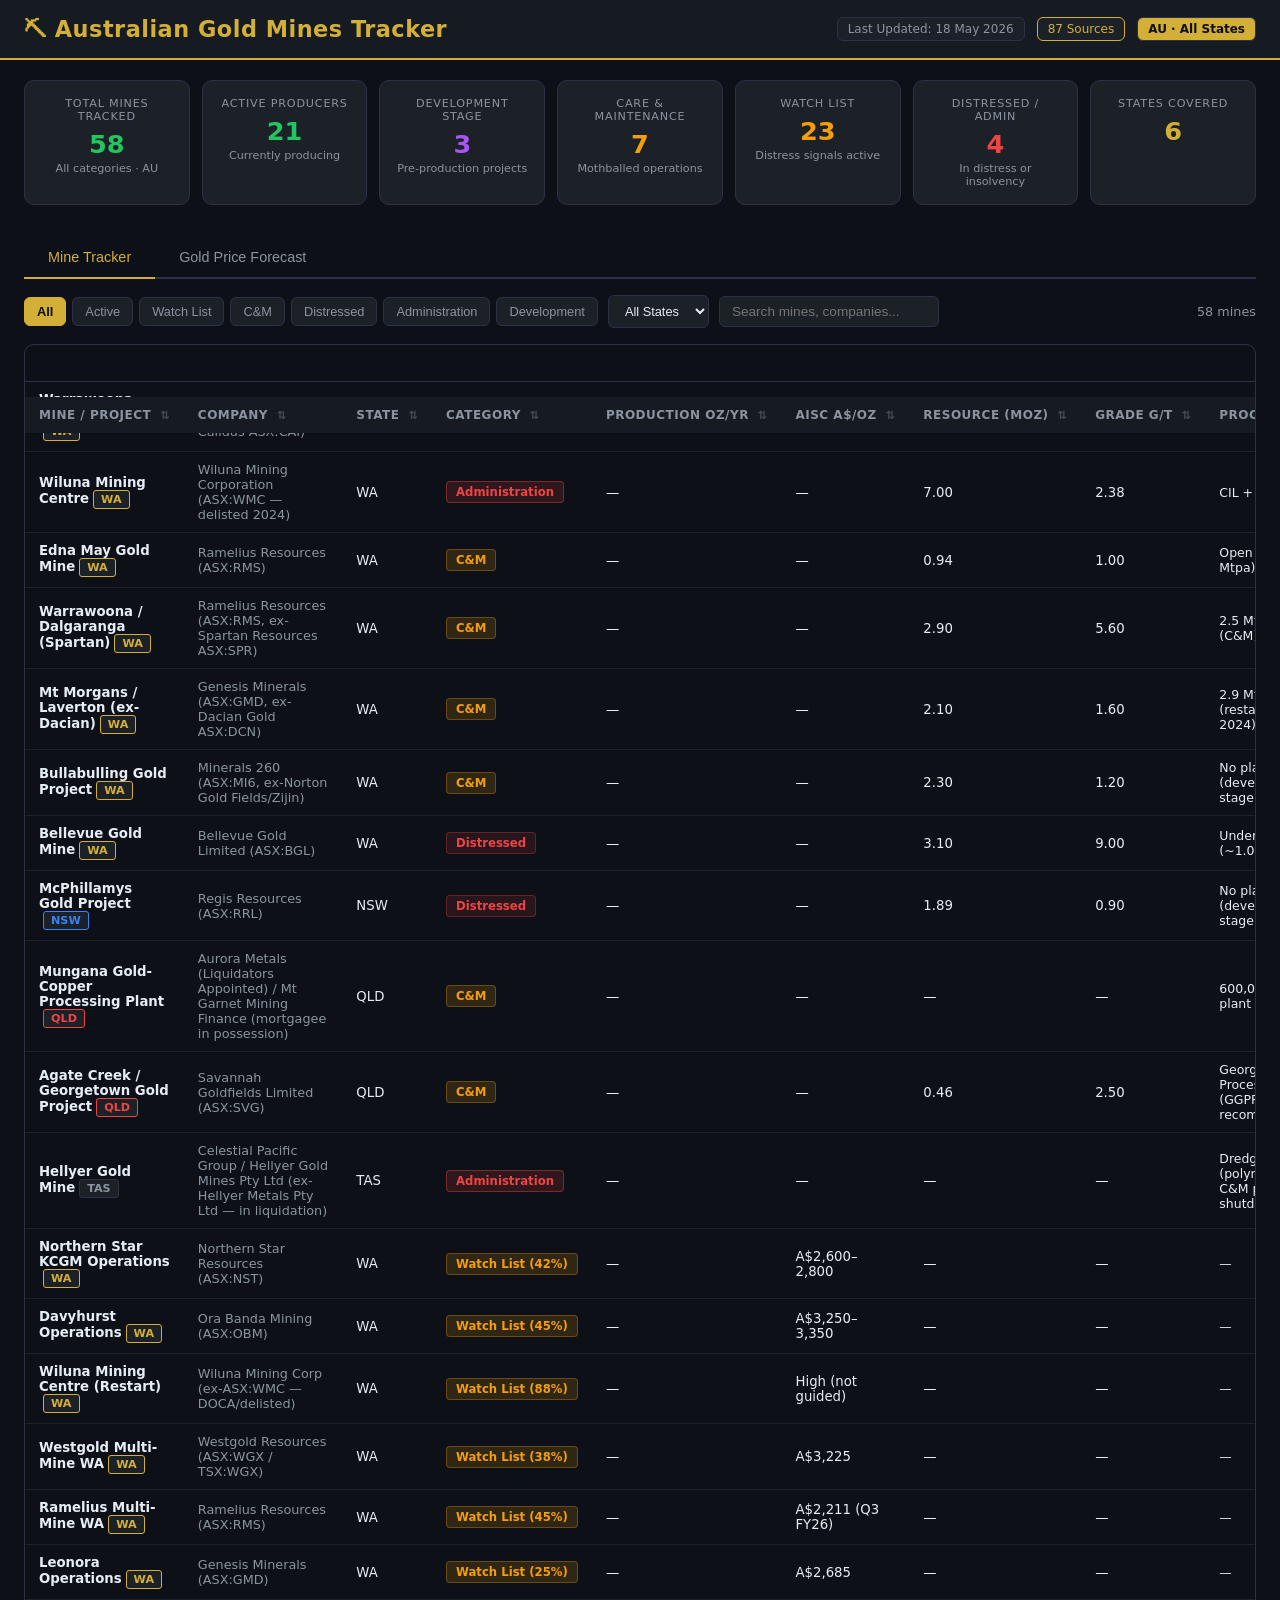
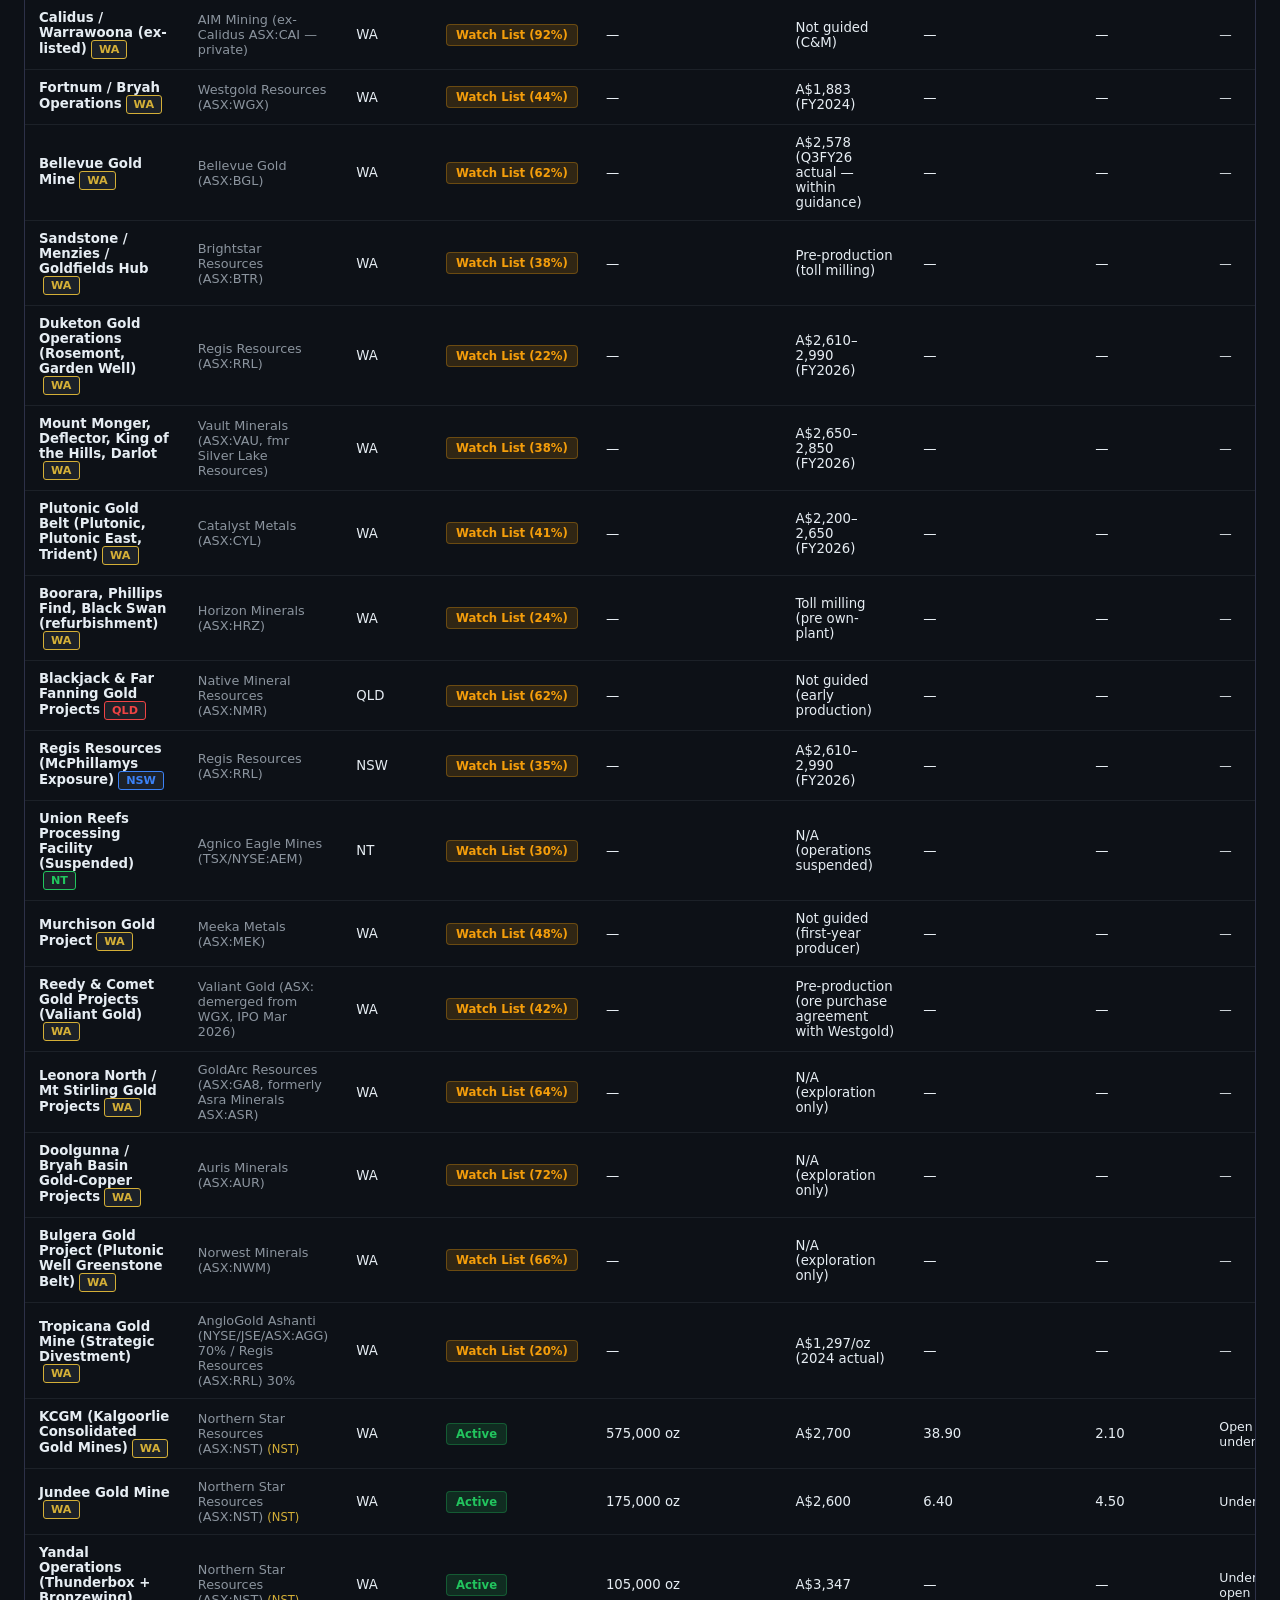
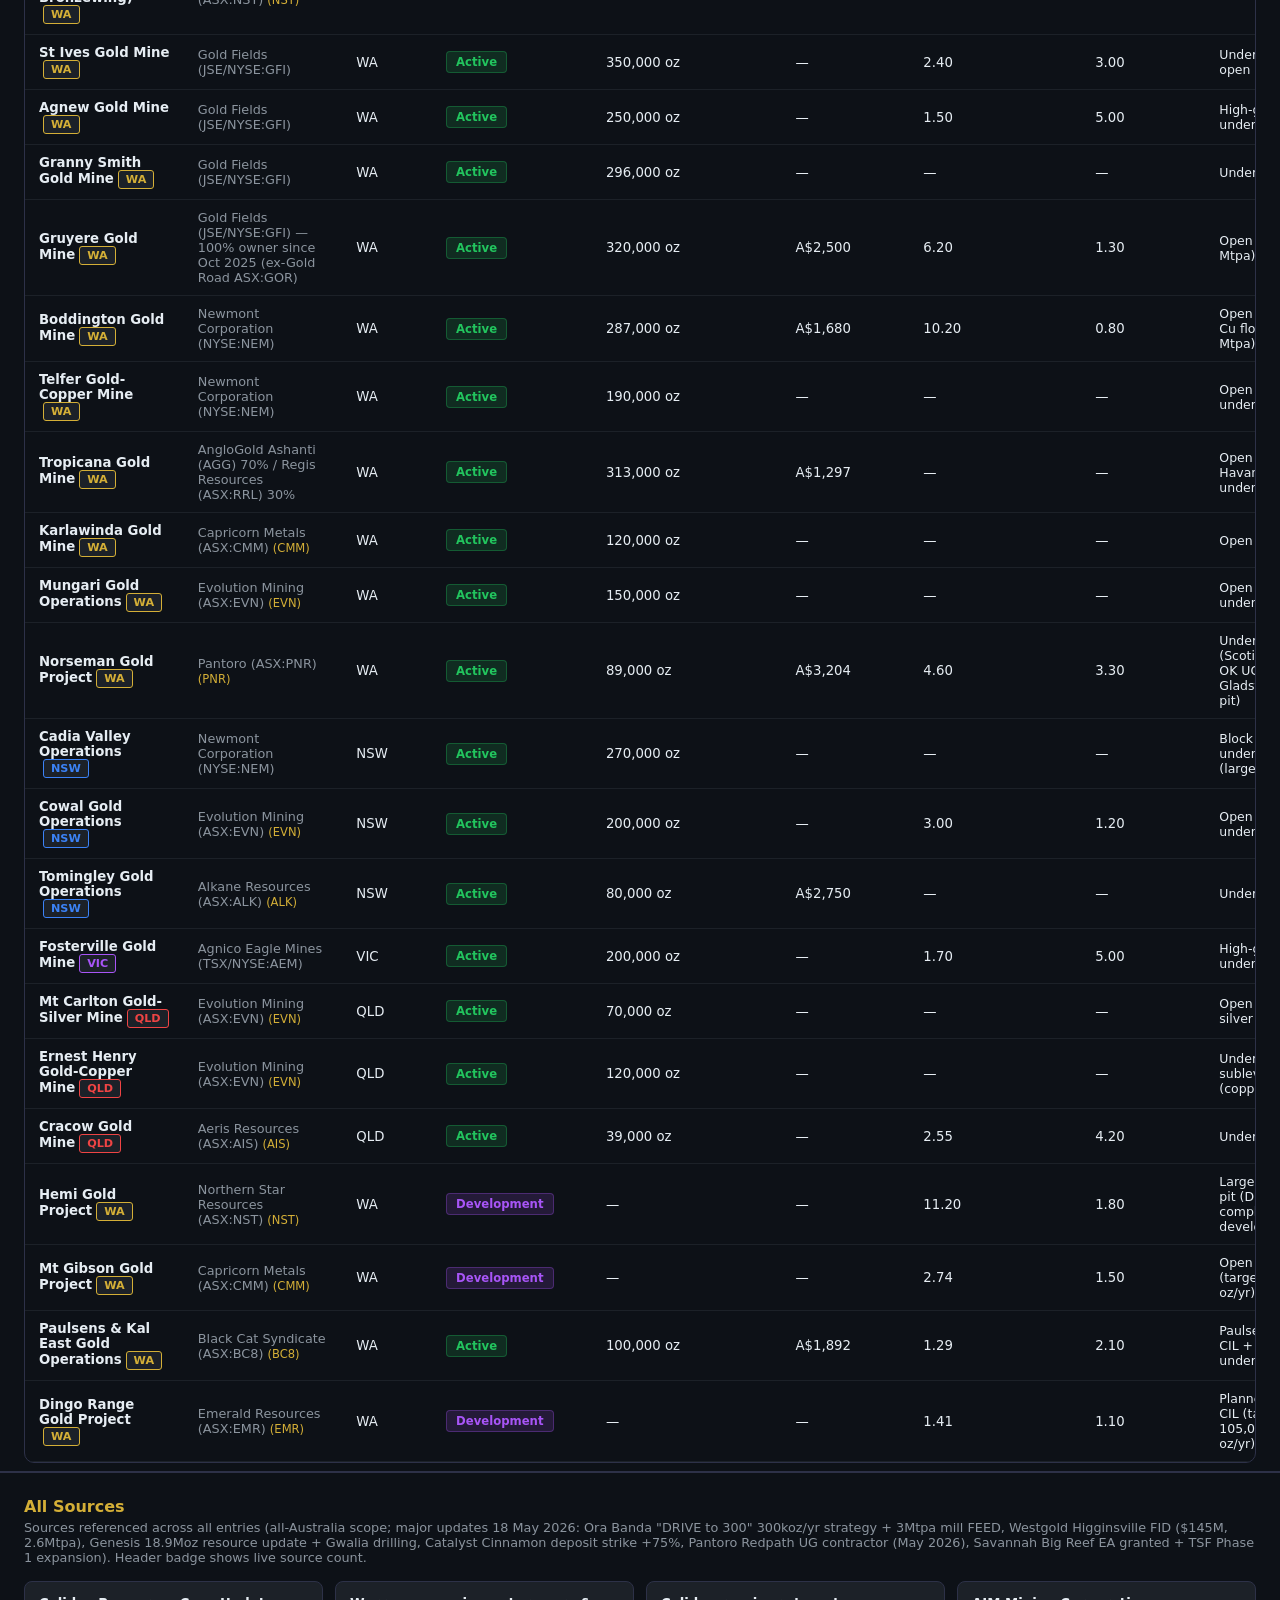
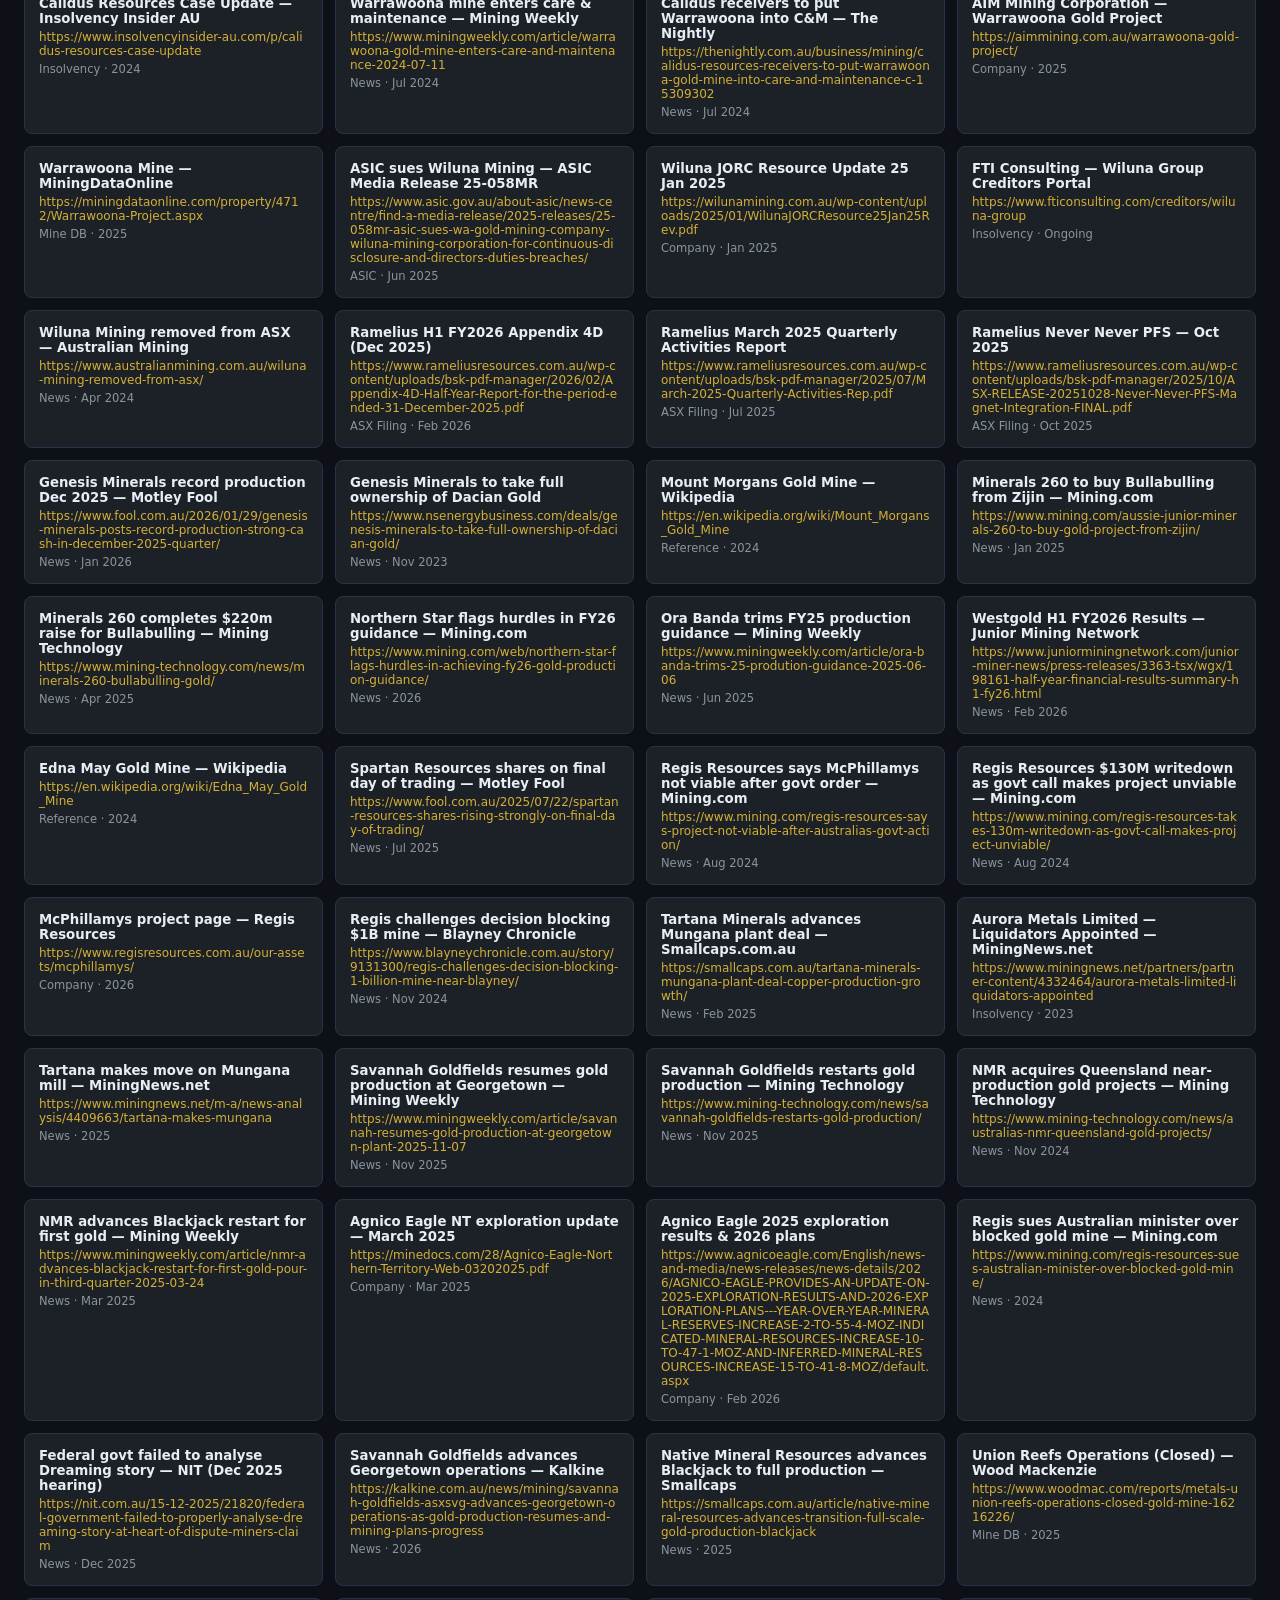
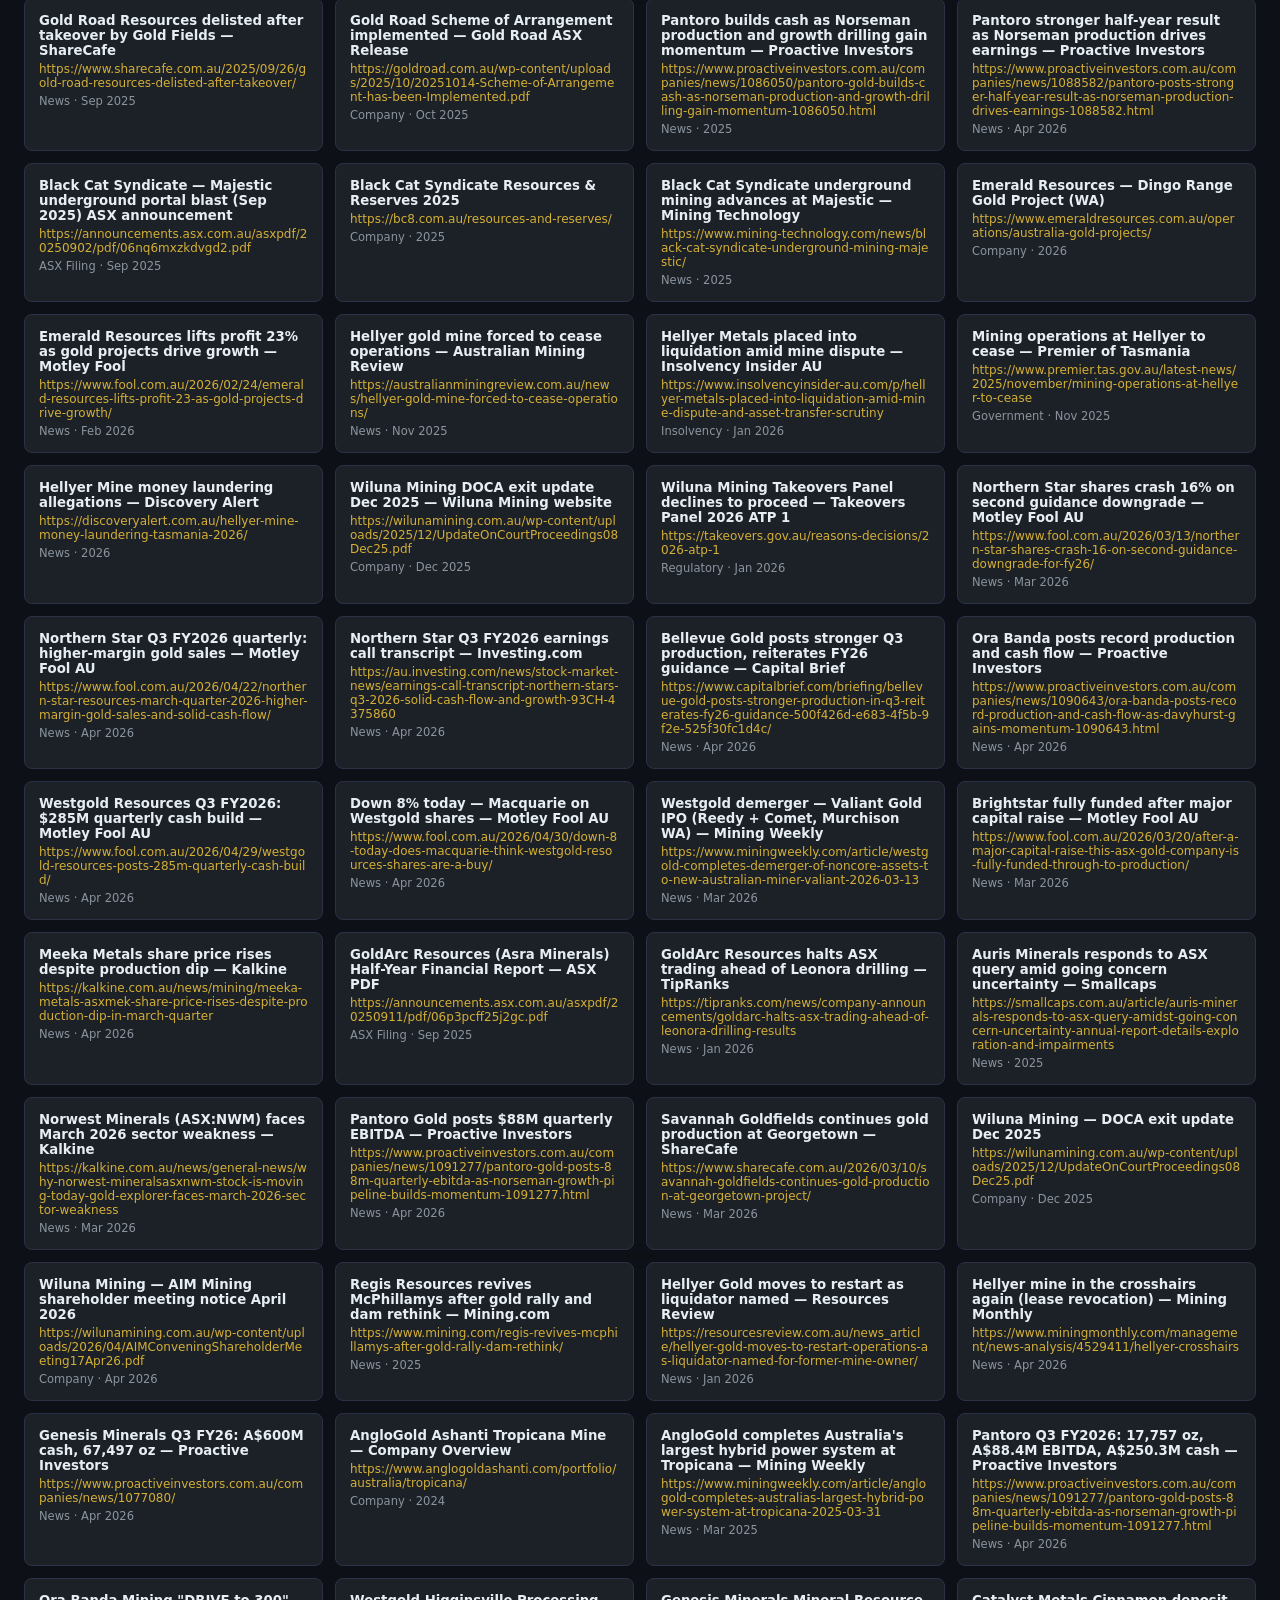
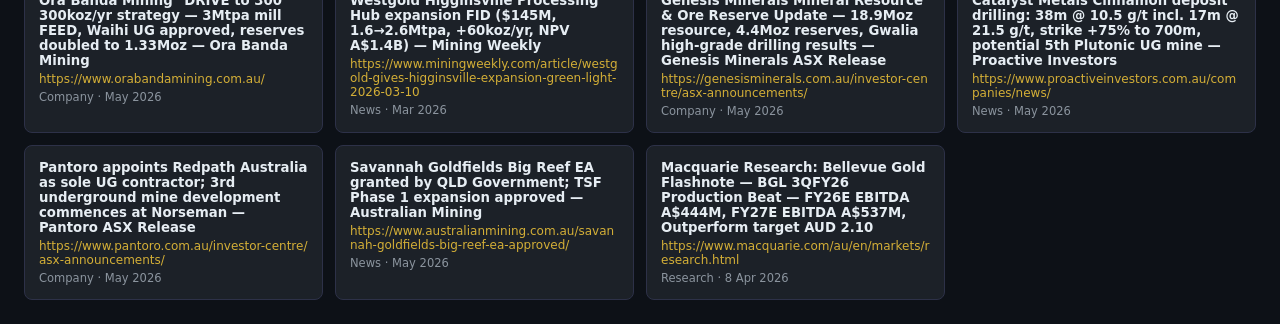
<file: gold-mines-wa.html>
<!DOCTYPE html>
<html lang="en">
<head>
<meta charset="UTF-8">
<meta name="viewport" content="width=device-width, initial-scale=1.0">
<title>Australian Gold Mines Tracker</title>
<style>
*{box-sizing:border-box;margin:0;padding:0}
body{background:#0d1117;color:#e6edf3;font-family:'Segoe UI',system-ui,-apple-system,sans-serif;min-height:100vh}
a{color:#D4AF37;text-decoration:none}
a:hover{text-decoration:underline}

/* HEADER */
.header{background:#161b22;border-bottom:2px solid #D4AF37;padding:16px 24px;position:sticky;top:0;z-index:100;display:flex;align-items:center;gap:16px;flex-wrap:wrap}
.header-title{font-size:1.4rem;font-weight:700;color:#D4AF37;letter-spacing:.5px}
.header-meta{display:flex;gap:12px;align-items:center;flex-wrap:wrap;margin-left:auto}
.badge{background:#1c2128;border:1px solid #2d3148;border-radius:6px;padding:4px 10px;font-size:.75rem;color:#8b949e}
.badge-gold{border-color:#D4AF37;color:#D4AF37}
.badge-wa{background:#D4AF37;color:#0d1117;font-weight:700}

/* KPI CARDS */
.kpi-grid{display:grid;grid-template-columns:repeat(auto-fit,minmax(160px,1fr));gap:12px;padding:20px 24px}
.kpi-card{background:#1c2128;border:1px solid #2d3148;border-radius:10px;padding:16px;text-align:center}
.kpi-label{font-size:.7rem;color:#8b949e;text-transform:uppercase;letter-spacing:.8px;margin-bottom:6px}
.kpi-value{font-size:1.6rem;font-weight:700;color:#D4AF37}
.kpi-sub{font-size:.7rem;color:#8b949e;margin-top:3px}
.kpi-danger .kpi-value{color:#ef4444}
.kpi-warn .kpi-value{color:#f59e0b}
.kpi-green .kpi-value{color:#22c55e}

/* TABS */
.tabs{display:flex;gap:0;border-bottom:2px solid #2d3148;margin:0 24px}
.tab-btn{background:none;border:none;padding:12px 24px;cursor:pointer;color:#8b949e;font-size:.9rem;font-weight:500;border-bottom:2px solid transparent;margin-bottom:-2px;transition:all .2s}
.tab-btn.active{color:#D4AF37;border-bottom-color:#D4AF37}
.tab-btn:hover{color:#D4AF37}
.tab-pane{display:none;padding:0 24px 24px}
.tab-pane.active{display:block}

/* FILTER BAR */
.filter-bar{display:flex;gap:10px;padding:16px 0;flex-wrap:wrap;align-items:center}
.filter-group{display:flex;gap:6px;flex-wrap:wrap}
.filter-btn{background:#1c2128;border:1px solid #2d3148;border-radius:6px;padding:6px 12px;cursor:pointer;color:#8b949e;font-size:.8rem;transition:all .2s}
.filter-btn.active{background:#D4AF37;color:#0d1117;border-color:#D4AF37;font-weight:600}
.filter-btn:hover:not(.active){border-color:#D4AF37;color:#D4AF37}
.search-box{background:#1c2128;border:1px solid #2d3148;border-radius:6px;padding:7px 12px;color:#e6edf3;font-size:.85rem;width:220px;outline:none}
.search-box:focus{border-color:#D4AF37}
select.filter-select{background:#1c2128;border:1px solid #2d3148;border-radius:6px;padding:7px 12px;color:#e6edf3;font-size:.8rem;cursor:pointer;outline:none}
select.filter-select:focus{border-color:#D4AF37}
.state-badge{display:inline-block;padding:2px 7px;border-radius:3px;font-size:.7rem;font-weight:700;background:#1c2128;border:1px solid #2d3148;color:#8b949e;margin-left:4px}
.state-badge-wa{border-color:#D4AF37;color:#D4AF37}
.state-badge-qld{border-color:#ef4444;color:#ef4444}
.state-badge-nsw{border-color:#3b82f6;color:#3b82f6}
.state-badge-vic{border-color:#a855f7;color:#a855f7}
.state-badge-nt{border-color:#22c55e;color:#22c55e}
.result-count{margin-left:auto;font-size:.8rem;color:#8b949e}

/* TABLE */
.table-wrap{overflow-x:auto;border-radius:10px;border:1px solid #2d3148}
table{width:100%;border-collapse:collapse;font-size:.83rem}
thead{background:#161b22;position:sticky;top:52px;z-index:10}
th{padding:11px 14px;text-align:left;color:#8b949e;font-weight:600;font-size:.75rem;text-transform:uppercase;letter-spacing:.5px;white-space:nowrap;cursor:pointer;user-select:none;border-bottom:1px solid #2d3148}
th:hover{color:#D4AF37}
th .sort-icon{margin-left:4px;opacity:.4;font-size:.7rem}
th.sorted .sort-icon{opacity:1;color:#D4AF37}
td{padding:10px 14px;border-bottom:1px solid #1c2128;vertical-align:middle}
tr:last-child td{border-bottom:none}
tr.main-row:hover td{background:#1c2128}
tr.main-row{cursor:pointer}
tr.detail-row{display:none}
tr.detail-row.open{display:table-row}
tr.detail-row td{background:#0d1117;padding:0;border-bottom:2px solid #2d3148}

/* STATUS BADGES */
.status-badge{display:inline-block;padding:3px 9px;border-radius:4px;font-size:.73rem;font-weight:600;white-space:nowrap}
.s-admin{background:rgba(239,68,68,.15);color:#ef4444;border:1px solid rgba(239,68,68,.3)}
.s-cm{background:rgba(245,158,11,.15);color:#f59e0b;border:1px solid rgba(245,158,11,.3)}
.s-sale{background:rgba(212,175,55,.15);color:#D4AF37;border:1px solid rgba(212,175,55,.3)}
.s-forfeit{background:rgba(168,85,247,.15);color:#a855f7;border:1px solid rgba(168,85,247,.3)}
.s-doca{background:rgba(239,68,68,.15);color:#ef4444;border:1px solid rgba(239,68,68,.3)}

/* PROBABILITY */
.prob-critical{color:#ef4444;font-weight:700}
.prob-high{color:#f59e0b;font-weight:700}
.prob-moderate{color:#a855f7;font-weight:700}
.prob-low{color:#22c55e;font-weight:700}

/* TREND ICONS */
.trend-up{color:#22c55e}
.trend-down{color:#ef4444}
.trend-flat{color:#f59e0b}

/* EXPAND BTN */
.expand-btn{background:none;border:1px solid #2d3148;border-radius:4px;padding:3px 8px;cursor:pointer;color:#8b949e;font-size:.75rem;transition:all .2s;white-space:nowrap}
.expand-btn:hover{border-color:#D4AF37;color:#D4AF37}
.expand-btn.open{border-color:#D4AF37;color:#D4AF37;background:rgba(212,175,55,.08)}

/* DETAIL PANEL */
.detail-panel{padding:20px}
.detail-tabs{display:flex;gap:0;border-bottom:1px solid #2d3148;margin-bottom:16px;flex-wrap:wrap}
.detail-tab-btn{background:none;border:none;padding:8px 16px;cursor:pointer;color:#8b949e;font-size:.8rem;border-bottom:2px solid transparent;margin-bottom:-1px;transition:all .2s}
.detail-tab-btn.active{color:#D4AF37;border-bottom-color:#D4AF37}
.detail-pane{display:none}
.detail-pane.active{display:block}
.detail-grid{display:grid;grid-template-columns:repeat(auto-fit,minmax(200px,1fr));gap:12px;margin-bottom:16px}
.detail-field{background:#161b22;border:1px solid #2d3148;border-radius:8px;padding:12px}
.detail-field label{font-size:.7rem;color:#8b949e;text-transform:uppercase;letter-spacing:.5px;display:block;margin-bottom:4px}
.detail-field span{font-size:.85rem;color:#e6edf3}
.detail-field a{font-size:.82rem}
.sources-list{display:flex;flex-direction:column;gap:8px}
.source-item{background:#161b22;border:1px solid #2d3148;border-radius:6px;padding:10px 14px;display:flex;gap:10px;align-items:flex-start}
.source-type{font-size:.7rem;padding:2px 7px;border-radius:3px;background:#2d3148;color:#8b949e;white-space:nowrap;flex-shrink:0;margin-top:1px}
.source-text{font-size:.82rem}
.source-text a{color:#D4AF37}
.source-date{font-size:.72rem;color:#8b949e}
.signals-table{width:100%;border-collapse:collapse;font-size:.82rem}
.signals-table th{background:#161b22;padding:8px 12px;text-align:left;color:#8b949e;font-size:.73rem;text-transform:uppercase;border-bottom:1px solid #2d3148}
.signals-table td{padding:8px 12px;border-bottom:1px solid #1c2128}
.signal-fire{color:#ef4444}
.signal-warn{color:#f59e0b}
.signal-ok{color:#22c55e}
.signal-na{color:#8b949e}
.note-box{background:#161b22;border-left:3px solid #D4AF37;border-radius:0 6px 6px 0;padding:10px 14px;margin-bottom:12px;font-size:.83rem;color:#8b949e}
.filing-table{width:100%;border-collapse:collapse;font-size:.81rem}
.filing-table th{background:#161b22;padding:8px 12px;text-align:left;color:#8b949e;font-size:.72rem;text-transform:uppercase;border-bottom:1px solid #2d3148}
.filing-table td{padding:8px 12px;border-bottom:1px solid #1c2128}
.quote-box{background:#1c2128;border:1px solid #2d3148;border-radius:6px;padding:12px 16px;margin:10px 0;font-size:.82rem;color:#d1d5db;font-style:italic;border-left:3px solid #ef4444}
.fin-grid{display:grid;grid-template-columns:repeat(auto-fit,minmax(140px,1fr));gap:10px;margin-top:10px}
.fin-card{background:#161b22;border:1px solid #2d3148;border-radius:6px;padding:10px;text-align:center}
.fin-card label{font-size:.68rem;color:#8b949e;text-transform:uppercase;letter-spacing:.5px;display:block;margin-bottom:3px}
.fin-card span{font-size:1rem;font-weight:700;color:#e6edf3}
.sec-na{background:#1c2128;border:1px solid #2d3148;border-radius:6px;padding:16px;color:#8b949e;font-size:.83rem;text-align:center}

/* SOURCES SECTION */
.sources-section{padding:24px;border-top:2px solid #2d3148;margin-top:8px}
.sources-grid{display:grid;grid-template-columns:repeat(auto-fit,minmax(280px,1fr));gap:12px;margin-top:16px}
.source-card{background:#1c2128;border:1px solid #2d3148;border-radius:8px;padding:14px}
.source-card-title{font-size:.83rem;font-weight:600;color:#e6edf3;margin-bottom:4px}
.source-card-url{font-size:.75rem;color:#D4AF37;word-break:break-all}
.source-card-meta{font-size:.72rem;color:#8b949e;margin-top:4px}
.section-title{font-size:1rem;font-weight:700;color:#D4AF37;margin-bottom:4px}

/* HIDDEN */
.hidden{display:none!important}

/* MAIN TAB PANES */
.main-tab-pane{display:none}
.main-tab-pane.active{display:block}

/* FORECAST TAB */
.forecast-section{padding:0}
.forecast-card{background:#1c2128;border:1px solid #2d3148;border-radius:10px;padding:18px;margin-bottom:16px}
.forecast-card-title{font-size:.95rem;font-weight:700;color:#D4AF37;margin-bottom:12px;padding-bottom:8px;border-bottom:1px solid #2d3148}
.forecast-grid{display:grid;grid-template-columns:1fr 1fr;gap:16px;margin-bottom:16px}
.scenario-tbl{width:100%;border-collapse:collapse;font-size:.82rem}
.scenario-tbl th{padding:8px 10px;text-align:left;color:#8b949e;font-size:.72rem;text-transform:uppercase;border-bottom:1px solid #2d3148;background:#161b22;white-space:nowrap}
.scenario-tbl td{padding:9px 10px;border-bottom:1px solid #1c2128;vertical-align:top}
.scenario-tbl tr:last-child td{border-bottom:none}
.scenario-bull td{background:rgba(34,197,94,.04)}
.scenario-base td{background:rgba(212,175,55,.04)}
.scenario-bear td{background:rgba(239,68,68,.04)}
.macro-signal-row{display:flex;align-items:center;gap:10px;padding:8px 0;border-bottom:1px solid #1c2128}
.macro-signal-row:last-child{border-bottom:none}
.macro-pill{width:13px;height:13px;border-radius:50%;flex-shrink:0}
.macro-bull{background:#22c55e}
.macro-neutral{background:#f59e0b}
.macro-bear{background:#ef4444}
.macro-label{font-size:.81rem;color:#e6edf3;flex:1}
.macro-value{font-size:.76rem;color:#8b949e;text-align:right;white-space:nowrap}
.bar-row{display:flex;align-items:center;gap:8px;padding:3px 0}
.bar-label{font-size:.76rem;color:#e6edf3;width:130px;flex-shrink:0;text-align:right}
.bar-track{flex:1;background:#161b22;border-radius:3px;height:13px;overflow:hidden}
.bar-fill{height:100%;border-radius:3px;background:#D4AF37}
.bar-val{font-size:.73rem;color:#8b949e;width:52px}
.demand-grid{display:grid;grid-template-columns:repeat(auto-fit,minmax(145px,1fr));gap:10px}
.demand-card{background:#161b22;border:1px solid #2d3148;border-radius:8px;padding:12px;text-align:center}
.demand-card-label{font-size:.67rem;color:#8b949e;text-transform:uppercase;letter-spacing:.5px;margin-bottom:4px}
.demand-card-val{font-size:1.1rem;font-weight:700;color:#e6edf3}
.demand-card-sub{font-size:.67rem;color:#8b949e;margin-top:2px}
.aus-signal-row{display:flex;align-items:flex-start;gap:12px;padding:10px 0;border-bottom:1px solid #1c2128}
.aus-signal-row:last-child{border-bottom:none}
.aus-signal-icon{font-size:1rem;flex-shrink:0;margin-top:1px;width:18px;text-align:center}
.aus-signal-body{flex:1}
.aus-signal-title{font-size:.82rem;font-weight:600;color:#e6edf3}
.aus-signal-sub{font-size:.74rem;color:#8b949e;margin-top:3px;line-height:1.5}
.cost-bar-row{display:flex;align-items:center;gap:8px;padding:4px 0}
.cost-label{font-size:.75rem;color:#e6edf3;width:185px;flex-shrink:0;text-align:right}
.cost-track{flex:1;background:#161b22;border-radius:3px;height:16px;overflow:hidden}
.cost-fill{height:100%;border-radius:3px}
.cost-val{font-size:.72rem;color:#8b949e;width:175px}

.wa-meter-track{height:18px;border-radius:9px;background:linear-gradient(to right,#ef4444 0%,#f59e0b 28%,#D4AF37 50%,#a3e635 72%,#22c55e 100%);position:relative;margin:12px 0}
.wa-meter-needle{position:absolute;top:-8px;width:3px;height:34px;background:#fff;border-radius:2px;transform:translateX(-50%);box-shadow:0 0 8px rgba(0,0,0,.6);transition:left .6s ease}
.wa-meter-labels{display:flex;justify-content:space-between;font-size:.68rem;color:#8b949e;margin-top:2px}
.wa-meter-zone{position:absolute;top:0;height:100%;opacity:.15}
@media(max-width:900px){.forecast-grid{grid-template-columns:1fr}}
@media(max-width:768px){
  .header{padding:12px 16px}
  .header-title{font-size:1.1rem}
  .kpi-grid{padding:12px 16px;grid-template-columns:repeat(auto-fit,minmax(130px,1fr))}
  .tabs{margin:0 16px}
  .tab-pane{padding:0 16px 16px}
  table th:nth-child(n+5),table td:nth-child(n+5){display:none}
  .bar-label{width:90px}
  .cost-label{width:130px}
}
</style>
</head>
<body>

<!-- HEADER -->
<div class="header">
  <div class="header-title">⛏ Australian Gold Mines Tracker</div>
  <div class="header-meta">
    <span class="badge">Last Updated: 18 May 2026</span>
    <span class="badge badge-gold" id="kpi-source-count">— Sources</span>
    <span class="badge badge-wa">AU · All States</span>
  </div>
</div>

<!-- KPI CARDS -->
<div class="kpi-grid" id="kpi-grid">
  <div class="kpi-card kpi-green"><div class="kpi-label">Total Mines Tracked</div><div class="kpi-value" id="kpi-total">—</div><div class="kpi-sub">All categories · AU</div></div>
  <div class="kpi-card kpi-green"><div class="kpi-label">Active Producers</div><div class="kpi-value" id="kpi-active">—</div><div class="kpi-sub">Currently producing</div></div>
  <div class="kpi-card"><div class="kpi-label">Development Stage</div><div class="kpi-value" id="kpi-dev" style="color:#a855f7">—</div><div class="kpi-sub">Pre-production projects</div></div>
  <div class="kpi-card kpi-warn"><div class="kpi-label">Care &amp; Maintenance</div><div class="kpi-value" id="kpi-cm">—</div><div class="kpi-sub">Mothballed operations</div></div>
  <div class="kpi-card kpi-warn"><div class="kpi-label">Watch List</div><div class="kpi-value" id="kpi-watch">—</div><div class="kpi-sub">Distress signals active</div></div>
  <div class="kpi-card kpi-danger"><div class="kpi-label">Distressed / Admin</div><div class="kpi-value" id="kpi-distressed">—</div><div class="kpi-sub">In distress or insolvency</div></div>
  <div class="kpi-card"><div class="kpi-label">States Covered</div><div class="kpi-value" id="kpi-states">—</div><div class="kpi-sub" id="kpi-states-list"></div></div>
</div>

<!-- MAIN TABS -->
<div class="tabs" style="margin:12px 24px 0">
  <button class="tab-btn active main-tab-btn" onclick="switchMainTab('mines',this)">Mine Tracker</button>
  <button class="tab-btn main-tab-btn" onclick="switchMainTab('forecast',this)">Gold Price Forecast</button>
</div>

<!-- MINE TRACKER TAB -->
<div id="main-tab-mines" class="main-tab-pane active">

<!-- UNIFIED FILTER + TABLE -->
<div style="padding:0 24px 0">
  <div class="filter-bar">
    <div class="filter-group" id="cat-filters">
      <button class="filter-btn active" data-cat="all" onclick="setCategory('all',this)">All</button>
      <button class="filter-btn" data-cat="Active" onclick="setCategory('Active',this)">Active</button>
      <button class="filter-btn" data-cat="Watch List" onclick="setCategory('Watch List',this)">Watch List</button>
      <button class="filter-btn" data-cat="C&amp;M" onclick="setCategory('C&amp;M',this)">C&amp;M</button>
      <button class="filter-btn" data-cat="Distressed" onclick="setCategory('Distressed',this)">Distressed</button>
      <button class="filter-btn" data-cat="Administration" onclick="setCategory('Administration',this)">Administration</button>
      <button class="filter-btn" data-cat="Development" onclick="setCategory('Development',this)">Development</button>
    </div>
    <select class="filter-select" id="state-filter" onchange="applyFilters()">
      <option value="all">All States</option>
      <option value="WA">WA</option>
      <option value="QLD">QLD</option>
      <option value="NSW">NSW</option>
      <option value="VIC">VIC</option>
      <option value="SA">SA</option>
      <option value="NT">NT</option>
      <option value="TAS">TAS</option>
    </select>
    <input class="search-box" id="mine-search" type="text" placeholder="Search mines, companies..." oninput="applyFilters()">
    <span class="result-count" id="mine-count"></span>
  </div>
  <div class="table-wrap">
    <table id="mines-table">
      <thead>
        <tr>
          <th onclick="sortMines(0)">Mine / Project <span class="sort-icon">⇅</span></th>
          <th onclick="sortMines(1)">Company <span class="sort-icon">⇅</span></th>
          <th onclick="sortMines(2)">State <span class="sort-icon">⇅</span></th>
          <th onclick="sortMines(3)">Category <span class="sort-icon">⇅</span></th>
          <th onclick="sortMines(4)">Production oz/yr <span class="sort-icon">⇅</span></th>
          <th onclick="sortMines(5)">AISC A$/oz <span class="sort-icon">⇅</span></th>
          <th onclick="sortMines(6)">Resource (Moz) <span class="sort-icon">⇅</span></th>
          <th onclick="sortMines(7)">Grade g/t <span class="sort-icon">⇅</span></th>
          <th onclick="sortMines(8)">Processing <span class="sort-icon">⇅</span></th>
          <th>Detail</th>
        </tr>
      </thead>
      <tbody id="mines-tbody"></tbody>
    </table>
  </div>
</div>

<!-- SOURCES SECTION -->
<div class="sources-section">
  <div class="section-title">All Sources</div>
  <div style="font-size:.8rem;color:#8b949e;margin-bottom:12px">Sources referenced across all entries (all-Australia scope; major updates 18 May 2026: Ora Banda "DRIVE to 300" 300koz/yr strategy + 3Mtpa mill FEED, Westgold Higginsville FID ($145M, 2.6Mtpa), Genesis 18.9Moz resource update + Gwalia drilling, Catalyst Cinnamon deposit strike +75%, Pantoro Redpath UG contractor (May 2026), Savannah Big Reef EA granted + TSF Phase 1 expansion). Header badge shows live source count.</div>
  <div class="sources-grid" id="all-sources-grid"></div>
</div>
</div><!-- /#main-tab-mines -->

<!-- GOLD PRICE FORECAST TAB -->
<div id="main-tab-forecast" class="main-tab-pane">
<div style="padding:0 24px 28px">
<div class="forecast-section">

  <div style="padding:20px 0 12px;border-bottom:1px solid #2d3148;margin-bottom:20px;display:flex;align-items:baseline;gap:12px;flex-wrap:wrap">
    <div style="font-size:1.1rem;font-weight:700;color:#D4AF37">Gold Price Forecast</div>
    <div style="font-size:.78rem;color:#8b949e">Supply/demand fundamentals · macro signals · Australian mine tracker data · Updated: 4 May 2026</div>
  </div>

  <!-- PRICE SNAPSHOT KPIs -->
  <div class="kpi-grid" style="padding:0 0 16px">
    <div id="fc-kpi-au" class="kpi-card" style="border-color:rgba(212,175,55,.5)"><div class="kpi-label">AU Spot</div><div class="kpi-value" style="color:#D4AF37">~A$7,335</div><div class="kpi-sub">Loading live price…</div></div>
    <div id="fc-kpi-us" class="kpi-card" style="cursor:pointer;border-color:rgba(212,175,55,.3)" onclick="window.open('https://www.kitco.com/charts/gold','_blank')"><div class="kpi-label">US Spot · <a href="https://www.kitco.com/charts/gold" target="_blank" style="color:#D4AF37">Kitco ↗</a></div><div class="kpi-value" style="color:#e6edf3">US$4,620.80</div><div class="kpi-sub">Loading live price…</div></div>
    <div class="kpi-card kpi-green"><div class="kpi-label">12-Month Change</div><div class="kpi-value">+34%</div><div class="kpi-sub">vs Apr 2025 AU$</div></div>
    <div class="kpi-card"><div class="kpi-label">Global AISC Floor</div><div class="kpi-value" style="color:#a855f7">US$1,600</div><div class="kpi-sub">90th pctile marginal cost</div></div>
    <div id="fc-kpi-premium" class="kpi-card kpi-green"><div class="kpi-label">Price/AISC Premium</div><div class="kpi-value">+189%</div><div class="kpi-sub">US$4,620 vs US$1,600 floor</div></div>
    <div class="kpi-card kpi-warn"><div class="kpi-label">CB Net Demand</div><div class="kpi-value">~1,050t</div><div class="kpi-sub">Est. 2025 central banks</div></div>
  </div>

  <div id="forecast-price-note" style="background:#1c2128;border:1px solid rgba(212,175,55,.4);border-radius:8px;padding:10px 14px;font-size:.78rem;color:#8b949e;margin-bottom:18px">
    <strong style="color:#D4AF37">⚠ Price Note:</strong> Fetching live price… Verify at <a href="https://www.kitco.com/charts/gold" target="_blank" style="color:#D4AF37">kitco.com/charts/gold</a>. <strong>Not financial advice.</strong>
  </div>

  <!-- WESTERN AUSTRALIA SUPPLY IMPACT METER -->
  <div class="forecast-card" style="border-color:rgba(212,175,55,.35)">
    <div class="forecast-card-title" style="display:flex;align-items:center;gap:8px">
      ⛏ Western Australia — Supply Impact on Gold Price
    </div>
    <div style="font-size:.75rem;color:#8b949e;margin-bottom:16px">
      WA is the world's most concentrated single gold-producing region (~7–8% of global supply). Tracked WA mine status changes directly move the global supply needle. Metrics computed live from mine tracker data.
    </div>

    <!-- KPI sub-metrics row (dynamically filled) -->
    <div id="wa-kpi-row" style="display:grid;grid-template-columns:repeat(auto-fit,minmax(140px,1fr));gap:10px;margin-bottom:20px"></div>

    <!-- Impact meter -->
    <div>
      <div style="font-size:.8rem;font-weight:600;color:#e6edf3;margin-bottom:4px">WA Supply Pressure — Near-Term (12M) Signal</div>
      <div style="font-size:.72rem;color:#8b949e;margin-bottom:2px">← Bearish (WA supply growing) &nbsp;·&nbsp; Bullish (WA supply shrinking) →</div>
      <div class="wa-meter-track">
        <div class="wa-meter-needle" id="wa-needle" style="left:50%"></div>
      </div>
      <div class="wa-meter-labels">
        <span>BEARISH<br>Supply ↑</span>
        <span style="text-align:center">MILDLY<br>BEARISH</span>
        <span style="text-align:center">NEUTRAL</span>
        <span style="text-align:center">MILDLY<br>BULLISH</span>
        <span style="text-align:right">BULLISH<br>Supply ↓</span>
      </div>
    </div>

    <!-- Dynamic signal commentary -->
    <div id="wa-signal-text" style="margin-top:14px;background:#161b22;border-radius:6px;padding:12px 14px;font-size:.78rem;color:#8b949e;line-height:1.6">
      Loading WA supply signal…
    </div>
  </div>

  <!-- SCENARIOS + MACRO SIGNALS -->
  <div class="forecast-grid">

    <div class="forecast-card">
      <div class="forecast-card-title">Price Forecast Scenarios</div>
      <div id="scenario-baseline-note" style="font-size:.75rem;color:#8b949e;margin-bottom:12px">Baseline: <strong style="color:#D4AF37">AU$7,335 / US$4,620.80</strong> (live) · Weights: Bear 25% · Base 50% · Bull 25%</div>
      <div style="overflow-x:auto">
        <table class="scenario-tbl">
          <thead><tr><th>Scenario</th><th>3M</th><th>6M</th><th>12M</th><th>24M</th><th>Key Driver</th></tr></thead>
          <tbody id="scenario-tbody">
          </tbody>
        </table>
      </div>
      <div style="font-size:.72rem;color:#8b949e;margin-top:10px;border-top:1px solid #2d3148;padding-top:8px">
        Probability-weighted 12M target: <strong style="color:#D4AF37" id="pw-target">A$8,400</strong> · Scenarios rebase live on each page load. Structural CB demand and AUD sensitivity provide asymmetric upside.
      </div>
    </div>

    <div class="forecast-card">
      <div class="forecast-card-title">Macro Signal Dashboard</div>
      <div style="font-size:.74rem;color:#8b949e;margin-bottom:10px">
        <span style="color:#22c55e">● Bullish</span> &nbsp; <span style="color:#f59e0b">● Neutral</span> &nbsp; <span style="color:#ef4444">● Bearish</span> &nbsp; for gold price
      </div>
      <div>
        <div class="macro-signal-row"><div class="macro-pill macro-bull"></div><div class="macro-label">US Dollar Index (DXY)</div><div class="macro-value">Weak · below 5yr avg</div></div>
        <div class="macro-signal-row"><div class="macro-pill macro-neutral"></div><div class="macro-label">Real Interest Rates (10yr TIPS)</div><div class="macro-value">~1.8% · marginal drag</div></div>
        <div class="macro-signal-row"><div class="macro-pill macro-neutral"></div><div class="macro-label">Inflation Expectations (5yr BE)</div><div class="macro-value">~2.6% · above target</div></div>
        <div class="macro-signal-row"><div class="macro-pill macro-bull"></div><div class="macro-label">Central Bank Net Purchases</div><div class="macro-value">~1,050t est. 2025</div></div>
        <div class="macro-signal-row"><div class="macro-pill macro-bull"></div><div class="macro-label">Gold ETF Net Flows</div><div class="macro-value">Inflows resuming H2 2025+</div></div>
        <div class="macro-signal-row"><div class="macro-pill macro-bull"></div><div class="macro-label">Geopolitical Risk Index</div><div class="macro-value">Elevated · multi-region</div></div>
        <div class="macro-signal-row"><div class="macro-pill macro-bull"></div><div class="macro-label">AUD/USD Exchange Rate</div><div class="macro-value">Weak AUD → amplifies AU$</div></div>
        <div class="macro-signal-row"><div class="macro-pill macro-bull"></div><div class="macro-label">Global Mine Supply Growth</div><div class="macro-value">Flat to −1% YoY</div></div>
      </div>
      <div style="margin-top:12px;background:#161b22;border-radius:6px;padding:10px 12px;font-size:.78rem">
        <strong style="color:#22c55e">6 BULLISH</strong> · <strong style="color:#f59e0b">2 NEUTRAL</strong> · <strong style="color:#ef4444">0 BEARISH</strong> → <strong style="color:#22c55e">MODERATELY BULLISH</strong>
      </div>
    </div>

  </div><!-- /.forecast-grid -->

  <!-- GLOBAL SUPPLY BY COUNTRY -->
  <div class="forecast-card">
    <div class="forecast-card-title">Global Mine Production by Country (est. 2025)</div>
    <div style="font-size:.75rem;color:#8b949e;margin-bottom:14px">World Gold Council estimates · Total ~3,770 tonnes/yr · Australia ranked #2 globally · Russia faces export restrictions</div>
    <div style="display:grid;grid-template-columns:1fr 1fr;gap:0 40px">
      <div>
        <div class="bar-row"><div class="bar-label">China</div><div class="bar-track"><div class="bar-fill" style="width:100%"></div></div><div class="bar-val">370t · #1</div></div>
        <div class="bar-row"><div class="bar-label">Australia</div><div class="bar-track"><div class="bar-fill" style="width:88%;background:#22c55e"></div></div><div class="bar-val">325t · #2</div></div>
        <div class="bar-row"><div class="bar-label">Russia</div><div class="bar-track"><div class="bar-fill" style="width:85%;background:#f59e0b"></div></div><div class="bar-val">315t · #3</div></div>
        <div class="bar-row"><div class="bar-label">Canada</div><div class="bar-track"><div class="bar-fill" style="width:61%"></div></div><div class="bar-val">225t · #4</div></div>
        <div class="bar-row"><div class="bar-label">USA</div><div class="bar-track"><div class="bar-fill" style="width:46%"></div></div><div class="bar-val">170t · #5</div></div>
        <div class="bar-row"><div class="bar-label">Ghana</div><div class="bar-track"><div class="bar-fill" style="width:38%"></div></div><div class="bar-val">140t · #6</div></div>
      </div>
      <div>
        <div class="bar-row"><div class="bar-label">Indonesia</div><div class="bar-track"><div class="bar-fill" style="width:36%"></div></div><div class="bar-val">135t</div></div>
        <div class="bar-row"><div class="bar-label">Peru</div><div class="bar-track"><div class="bar-fill" style="width:34%"></div></div><div class="bar-val">125t</div></div>
        <div class="bar-row"><div class="bar-label">Mexico</div><div class="bar-track"><div class="bar-fill" style="width:32%"></div></div><div class="bar-val">120t</div></div>
        <div class="bar-row"><div class="bar-label">South Africa</div><div class="bar-track"><div class="bar-fill" style="width:26%"></div></div><div class="bar-val">95t</div></div>
        <div class="bar-row"><div class="bar-label">Kazakhstan</div><div class="bar-track"><div class="bar-fill" style="width:22%"></div></div><div class="bar-val">80t</div></div>
        <div class="bar-row"><div class="bar-label">Rest of World</div><div class="bar-track"><div class="bar-fill" style="width:100%;opacity:.4"></div></div><div class="bar-val">~770t</div></div>
      </div>
    </div>
    <div style="margin-top:12px;font-size:.74rem;color:#8b949e;border-top:1px solid #2d3148;padding-top:8px">
      Supply growth constrained by: rising AISC (energy, labour, reagents), permitting delays (avg 7–10 yrs for new mines), grade decline at mature operations, ESG costs. Russia (~8.4% of global supply) faces Western export restrictions. No major new greenfield supply expected before 2028–29 — Hemi (Northern Star, WA) being the largest single project globally in the pipeline.
    </div>
  </div>

  <!-- AISC COST STACK -->
  <div class="forecast-card">
    <div class="forecast-card-title">Global AISC Cost Stack — Price Floor Analysis (2025 est.)</div>
    <div style="font-size:.75rem;color:#8b949e;margin-bottom:14px">All-In Sustaining Cost by operational tier. Price floor = ~US$1,600/oz (90th percentile). Bar width = approx. share of global supply in that cost tier.</div>
    <div>
      <div class="cost-bar-row">
        <div class="cost-label" style="color:#8b949e;font-size:.7rem">Tier / Region</div>
        <div style="flex:1;font-size:.7rem;color:#8b949e;padding-left:4px">← % of global supply →</div>
        <div class="cost-val" style="font-size:.7rem;color:#8b949e">AISC Range · % Supply</div>
      </div>
      <div class="cost-bar-row">
        <div class="cost-label">Tier 1 Open Pit (Africa, AU majors)</div>
        <div class="cost-track"><div class="cost-fill" style="width:15%;background:#22c55e"></div></div>
        <div class="cost-val">US$700–1,100 · 15%</div>
      </div>
      <div class="cost-bar-row">
        <div class="cost-label">N. American &amp; AU Tier 1 UG</div>
        <div class="cost-track"><div class="cost-fill" style="width:25%;background:#4ade80"></div></div>
        <div class="cost-val">US$900–1,200 · 25%</div>
      </div>
      <div class="cost-bar-row">
        <div class="cost-label">Global Mid-Tier (all regions)</div>
        <div class="cost-track"><div class="cost-fill" style="width:30%;background:#a3e635"></div></div>
        <div class="cost-val">US$1,100–1,500 · 30%</div>
      </div>
      <div class="cost-bar-row">
        <div class="cost-label">High-Cost Operations</div>
        <div class="cost-track"><div class="cost-fill" style="width:20%;background:#f59e0b"></div></div>
        <div class="cost-val">US$1,400–1,800 · 20%</div>
      </div>
      <div class="cost-bar-row">
        <div class="cost-label">Marginal / Ultra-High Cost</div>
        <div class="cost-track"><div class="cost-fill" style="width:10%;background:#ef4444"></div></div>
        <div class="cost-val">US$1,600–2,200 · 10%</div>
      </div>
    </div>
    <div style="margin-top:14px;background:#161b22;border:1px solid #2d3148;border-radius:6px;padding:10px 14px;font-size:.78rem;color:#8b949e">
      <div style="margin-bottom:6px"><strong style="color:#D4AF37">Australian operations:</strong> At A$2,100–2,800/oz AISC ≈ US$1,320–1,760/oz, most AU mines sit in the mid-to-high tier — but at current US$4,620.80 (AU$7,335), margins are exceptional (avg A$4,500–5,200/oz margin on top of AISC). This is the widest margin environment in Australian gold mining history.</div>
      <div><strong style="color:#D4AF37">Price floor signal:</strong> US$4,620.80 is <strong style="color:#22c55e">+189%</strong> above the 90th percentile marginal cost (US$1,600). This premium reflects structural demand — historically a premium of this magnitude triggers a supply response, but new mines take 7–10 years to develop and greenfield discovery rates are declining globally.</div>
    </div>
  </div>

  <!-- AUSTRALIAN SUPPLY SIGNALS -->
  <div class="forecast-card">
    <div class="forecast-card-title">Australian Supply Signals — Derived from Mine Tracker</div>
    <div style="font-size:.75rem;color:#8b949e;margin-bottom:14px">Australia is the world's #2 gold producer (~325t/yr est.). Supply implications from tracked mine statuses — live data from tracker above.</div>
    <div id="aus-supply-signals"><div style="color:#8b949e;font-size:.82rem;padding:12px">Loading supply signal analysis…</div></div>
  </div>

  <!-- DEMAND DRIVERS -->
  <div class="forecast-card">
    <div class="forecast-card-title">Global Gold Demand Drivers (est. 2025 · tonnes)</div>
    <div class="demand-grid" style="margin-bottom:16px">
      <div class="demand-card"><div class="demand-card-label">Jewelry</div><div class="demand-card-val" style="color:#D4AF37">1,850t</div><div class="demand-card-sub">41% of demand · price-elastic</div></div>
      <div class="demand-card"><div class="demand-card-label">Central Banks</div><div class="demand-card-val" style="color:#22c55e">1,050t</div><div class="demand-card-sub">23% · multi-year record highs</div></div>
      <div class="demand-card"><div class="demand-card-label">Bar &amp; Coin</div><div class="demand-card-val">1,100t</div><div class="demand-card-sub">24% · retail/institutional</div></div>
      <div class="demand-card"><div class="demand-card-label">ETF Net Flow</div><div class="demand-card-val" style="color:#22c55e">+200t</div><div class="demand-card-sub">Back to inflows H2 2025+</div></div>
      <div class="demand-card"><div class="demand-card-label">Technology</div><div class="demand-card-val">320t</div><div class="demand-card-sub">7% · AI chips, electronics</div></div>
      <div class="demand-card"><div class="demand-card-label">OTC / Other</div><div class="demand-card-val">250t</div><div class="demand-card-sub">5% · institutional OTC</div></div>
    </div>
    <div style="font-size:.78rem;color:#8b949e">
      <strong style="color:#D4AF37">Key trend:</strong> Central bank demand (China, India, Poland, Turkey, UAE — diversifying from USD reserves) has been the dominant structural shift since 2022, running at 2–3× historical norms. ETF flows turned net positive in H2 2025 after two years of outflows — when institutional money returns to ETFs at the same time as CB buying, the supply/demand balance tightens sharply. Technology demand growing modestly on AI/semiconductor chip expansion.
    </div>
  </div>

  <!-- SUPPLY / DEMAND BALANCE -->
  <div class="forecast-card">
    <div class="forecast-card-title">Global Supply / Demand Balance (est. 2025)</div>
    <div style="display:grid;grid-template-columns:1fr 1fr;gap:24px">
      <div>
        <div style="font-size:.82rem;font-weight:600;color:#e6edf3;margin-bottom:10px">Supply (~4,920t total)</div>
        <div class="bar-row"><div class="bar-label" style="width:145px">Mine Production</div><div class="bar-track"><div class="bar-fill" style="width:77%"></div></div><div class="bar-val">3,770t</div></div>
        <div class="bar-row"><div class="bar-label" style="width:145px">Recycling / Scrap</div><div class="bar-track"><div class="bar-fill" style="width:23%"></div></div><div class="bar-val">1,150t</div></div>
      </div>
      <div>
        <div style="font-size:.82rem;font-weight:600;color:#e6edf3;margin-bottom:10px">Demand (~4,770t total)</div>
        <div class="bar-row"><div class="bar-label" style="width:145px">Jewelry</div><div class="bar-track"><div class="bar-fill" style="width:100%;background:#D4AF37"></div></div><div class="bar-val">1,850t</div></div>
        <div class="bar-row"><div class="bar-label" style="width:145px">Bar &amp; Coin</div><div class="bar-track"><div class="bar-fill" style="width:59%;background:#D4AF37"></div></div><div class="bar-val">1,100t</div></div>
        <div class="bar-row"><div class="bar-label" style="width:145px">Central Banks</div><div class="bar-track"><div class="bar-fill" style="width:57%;background:#22c55e"></div></div><div class="bar-val">1,050t</div></div>
        <div class="bar-row"><div class="bar-label" style="width:145px">Technology</div><div class="bar-track"><div class="bar-fill" style="width:17%;background:#3b82f6"></div></div><div class="bar-val">320t</div></div>
        <div class="bar-row"><div class="bar-label" style="width:145px">ETF Inflows</div><div class="bar-track"><div class="bar-fill" style="width:11%;background:#a855f7"></div></div><div class="bar-val">+200t</div></div>
        <div class="bar-row"><div class="bar-label" style="width:145px">OTC / Other</div><div class="bar-track"><div class="bar-fill" style="width:14%"></div></div><div class="bar-val">250t</div></div>
      </div>
    </div>
    <div style="margin-top:14px;background:#161b22;border-left:3px solid #22c55e;border-radius:0 6px 6px 0;padding:10px 14px;font-size:.78rem;color:#8b949e">
      <strong style="color:#22c55e">Balance assessment:</strong> Total demand (~4,770t) nearly matches total supply (~4,920t). Unlike industrial metals, gold is not consumed — "balance" measures who absorbs the marginal tonne. The structural shift of central banks from net sellers to net buyers 1,000t+ per year is the single biggest change in gold market structure. At these demand levels, mine supply growth cannot keep pace (new mines take 7–10 years to develop, and grade discovery rates are declining globally).
    </div>
  </div>

  <!-- METHODOLOGY + SOURCES -->
  <div style="margin-top:4px;font-size:.76rem;color:#8b949e;border-top:1px solid #2d3148;padding-top:14px;line-height:1.6">
    <strong style="color:#D4AF37">Forecast Methodology:</strong> Scenarios derived from: (1) Global AISC cost curve — marginal cost sets price floor; (2) WGC supply/demand balance; (3) Macro factor scoring (USD, real rates, inflation, CB demand, ETF flows, geopolitical risk); (4) AUD/USD sensitivity for AU$ outcomes; (5) Australian supply signals from mine tracker (C&amp;M restarts, new mines, distressed closures). Probability-weighted expected value. <strong>Not financial advice.</strong><br><br>
    <strong style="color:#D4AF37">Key Sources:</strong> <a href="https://www.kitco.com/charts/gold" target="_blank" style="color:#D4AF37;font-weight:700">Kitco — Live US$ Gold Spot Price</a> (primary price reference) · World Gold Council (gold.org) · WGC Gold Demand Trends · Metals Focus Gold Survey · Refinitiv/LSEG GFMS · Australian mine tracker realised price data (Pantoro Q3 FY2026: A$6,916/oz realised) · US Federal Reserve TIPS yield data · IMF World Economic Outlook · Bloomberg / Financial Times / Reuters gold market coverage.
  </div>

</div>
</div>
</div><!-- /#main-tab-forecast -->

<script>
// =====================================================================
// DATA
// =====================================================================

const distressedMines = [
  {
    id: 'd1',
    name: 'Warrawoona Gold Project',
    state: 'WA',
    company: 'AIM Mining / Ample Resources (ex-Calidus ASX:CAI)',
    region: 'Pilbara',
    status: 'Care & Maintenance',
    statusClass: 's-cm',
    resourceOz: '1,400,000',
    resourceOzNum: 1400000,
    grade: '1.01',
    gradeNum: 1.01,
    area: '78,000',
    processing: 'CIL (2.0–2.5 Mtpa)',
    price: 'Not advertised',
    sourcesCount: 5,
    lastUpdated: 'Jan 2025',
    overview: `The Warrawoona Gold Project, located ~25km SE of Marble Bar in Western Australia's Pilbara region (~150km SE of Port Hedland), was placed into care and maintenance in July 2024 after Calidus Resources Limited entered receivership on 28 June 2024. KordaMentha were appointed Receivers & Managers; FTI Consulting served as Voluntary Administrators. A Deed of Company Arrangement (DOCA) proposed by West Coast Gold Pty Ltd (a Yandal Investments / Mark Creasy vehicle) was approved by creditors in September 2024. The DOCA was effectuated on 10 January 2025, transferring all Calidus shares to Ample Resources Pty Ltd. Calidus delisted from ASX on 16 January 2025. The mine is now privately held. Mining activity ceased 5 July 2024. As of early 2026, no restart timeline has been announced by AIM Mining Corporation.`,
    jorc: `Total Mineral Resource (June 2023 MRE): ~1.4 Moz Au across multiple deposits. Primary deposit: Klondyke — 41.4 Mt at 1.01 g/t Au (open pit + underground). Satellite deposits: Copenhagen, Coronation, Fieldings Gully (~113,000 oz combined). Total tenement: 780 km² over the Warrawoona Greenstone Belt. Note: 2023 MRE represented a 21% reduction (–291,000 oz) vs June 2022 due to mining depletion and geological remodelling.`,
    production: `Warrawoona commenced gold production in 2022 (first gold poured). Annual production at time of closure: ~60,000–70,000 oz/year. Operational period: 2022–2024. The mine was producing at record rates in early 2024 before financial distress.`,
    processing_detail: `On-site carbon-in-leach (CIL) plant commissioned in 2022, capacity 2.0–2.5 Mtpa. Infrastructure includes accommodation village, admin buildings, maintenance workshops, power generation (including solar). Located on Corunna Downs Road, Marble Bar WA 6760.`,
    tenements: `Calidus controlled entire Warrawoona Greenstone Belt: 780 km². Tenement package includes granted mining leases (M45/series) in East Pilbara. Specific ML numbers include M45/1233, M45/1248 and associated exploration licences.`,
    distressTimeline: [
      '2022: First gold poured at Warrawoona',
      '2023: AISC pressure from hedge book losses; Q1 2024 hedge losses A$4.2M',
      'Jun 2024: Calidus Resources enters voluntary administration and receivership (28 June 2024). Receivers: KordaMentha (Richard Tucker & John Bumbak). Admins: FTI Consulting (Hayden White & Daniel Woodhouse). Macquarie as secured creditor.',
      'Jul 2024: Mining activity ceases 5 July 2024; mine transitions to care & maintenance',
      'Jul 2024: Macmahon (mining contractor) exposed ~A$40M',
      'Sep 2024: West Coast Lending DOCA receives near-unanimous creditor approval',
      'Oct 2024: FTI Consulting appointed Deed Administrators',
      'Jan 2025: DOCA effectuated; shares transferred to Ample Resources Pty Ltd (Mark Creasy/Yandal)',
      'Jan 2025: Calidus delists from ASX (16 January 2025)',
      'Apr 2026: No restart announced; mine in care & maintenance under AIM Mining'
    ],
    contacts: `Receivers (retired Jan 2025): Richard Tucker & John Bumbak — KordaMentha<br>Deed Admins (retired Jan 2025): Hayden White & Daniel Woodhouse — FTI Consulting<br>Current owner: Ample Resources Pty Ltd / West Coast Gold Pty Ltd (Mark Creasy / Yandal Investments)<br>AIM Mining Corporation (prior holder of rights to Warrawoona Greenstone Belt)`,
    secFilings: `private`,
    sources: [
      {type:'News', title:'Calidus Resources Receivers to put Warrawoona into care and maintenance', url:'https://thenightly.com.au/business/mining/calidus-resources-receivers-to-put-warrawoona-gold-mine-into-care-and-maintenance-c-15309302', date:'Jul 2024'},
      {type:'News', title:'Warrawoona gold mine enters care and maintenance — Mining Weekly', url:'https://www.miningweekly.com/article/warrawoona-gold-mine-enters-care-and-maintenance-2024-07-11', date:'Jul 2024'},
      {type:'Insolvency', title:'Calidus Resources Case Update — Insolvency Insider AU', url:'https://www.insolvencyinsider-au.com/p/calidus-resources-case-update', date:'2024'},
      {type:'Mine DB', title:'Warrawoona Mine — MiningDataOnline', url:'https://miningdataonline.com/property/4712/Warrawoona-Project.aspx', date:'2025'},
      {type:'Company', title:'AIM Mining Corporation — Warrawoona Gold Project', url:'https://aimmining.com.au/warrawoona-gold-project/', date:'2025'},
    ]
  },
  {
    id: 'd2',
    name: 'Wiluna Mining Centre',
    state: 'WA',
    company: 'Wiluna Mining Corporation (ASX:WMC — delisted 2024)',
    region: 'Northern Goldfields',
    status: 'DOCA',
    statusClass: 's-doca',
    resourceOz: '7,000,000',
    resourceOzNum: 7000000,
    grade: '2.38',
    gradeNum: 2.38,
    area: 'Large (undisclosed ha)',
    processing: 'CIL + Wiltails unit',
    price: 'Not advertised',
    sourcesCount: 4,
    lastUpdated: 'May 2026',
    overview: `Wiluna Mining Corporation (ASX:WMC) entered voluntary administration on 21 July 2022, with FTI Consulting (Michael Ryan, Kathryn Warwick, Daniel Woodhouse, Ian Francis) appointed as Joint and Several Voluntary Administrators. A Deed of Company Arrangement (DOCA) was executed on 28 July 2023. The ASX delisted WMC on 5 April 2024. The DOCA fully effectuated on 31 December 2025 after a WA Supreme Court ruling on 5 December 2025 resolved a creditor classification dispute, formally ending the administration phase. However, the company remains off the ASX and is NOT yet relisted. A new capital raise (target before 30 June 2026) and ASX listing rule waivers are required for any relisting. ASIC's civil proceedings against the company for continuous disclosure and directors' duties breaches (filed February 2025) remain ongoing and are a relisting overhang. In January 2026, the Takeovers Panel declined to conduct proceedings on an application from rival bidder AIM Mining Corporation, which had alleged undisclosed associations between Byrnecut, Deutsche Balaton AG, and other shareholders. Key stakeholders supporting the restructure: Byrnecut Group, Delphi Group (Deutsche Balaton AG / 2Invest AG), Franco-Nevada. The mine continues limited operations: tailings reprocessing via the Wiltails unit (~24,226 oz FY2025) and a toll milling agreement with Western Gold Resources (Jun 2025). A Feb 2024 Pre-Feasibility Study outlined a hard-rock restart plan; restart is 12–24+ months away at minimum. The Wiluna mining centre sits in the Northern Goldfields of WA and hosts one of Australia's largest undeveloped gold resources at 7 Moz at 2.38 g/t. UPDATE May 2026: DOCA effectuated Dec 2025. Victor Rajasooriar appointed MD (commenced 1 May 2026). IPO expected Q3 2026 — positive feedback from ASX. ASIC settlement reached: Wiluna and ASIC will jointly apply for Federal Court declarations re Corporations Act contraventions (S674A and S1041H); Wiluna contributes A$34K to ASIC legal costs; ASIC still pursuing former directors Jerkovic and Malone. Risk factor: AIM Mining (>5% shareholder) called a general meeting 16 April 2026 to discuss alternative proposals, creating uncertainty around IPO timeline. Byrnecut secured loan to be repaid from IPO proceeds.`,
    jorc: `Total Mineral Resource (January 2025 update): 91.5 Mt @ 2.38 g/t Au for 7.0 Moz. Breakdown: Open Pit (WMCOP) ~1.12 Moz; Underground Measured & Indicated 38.37 Mt @ 4.01 g/t = 4.9 Moz; Satellite Deposits 0.33 Moz; Tailings & Stockpiles 0.60 Moz. The Dec 2024 MRE increased Underground M&I resources by 405,000 oz vs prior estimate. JORC 2012 compliant.`,
    production: `FY2025 (year ended 30 June 2025): 24,226 oz gold produced. Dec 2024 quarter: 6,499 oz from tailings processing (716,876 t processed). Jan 2025: BML Ventures agreement to mine Golden Age Cutback open pit and process through Wiluna's CIL plant. Jun 2025: Toll milling agreement with Western Gold Resources. FY2025 net profit after tax: A$3.8M; gross profit from operations: A$28.5M.`,
    processing_detail: `CIL processing plant (historically 3.0 Mtpa capacity; currently operating well below nameplate). Wiltails tailings reprocessing unit commissioned Oct 2023. Located at Wiluna townsite, Northern Goldfields WA (~900km NNE of Perth). A Feb 2024 Pre-Feasibility Study outlined a hard-rock restart plan.`,
    tenements: `Wiluna holds extensive tenement package in the Northern Goldfields including the historic Wiluna Gold Mine and Matilda area. Specific ML/EL numbers held by Wiluna Mining Corporation Pty Ltd.`,
    distressTimeline: [
      '17 Jun 2022: Company announces A$57.3M capital raise; A$7M of funds never received',
      '21 Jul 2022: Voluntary administrators appointed (FTI Consulting)',
      '5 Apr 2024: ASX delists WMC after failure to lodge half-year report',
      '28 Jul 2023: DOCA executed; FTI Consulting become Deed Administrators',
      'Jan 2025: JORC resource update — 7 Moz confirmed at 2.38 g/t',
      'Jan 2025: BML Ventures agreement to mine Golden Age Cutback',
      '5 Nov 2024: DOCA sunset extended to 30 June 2026',
      'Jun 2025: Toll milling agreement with Western Gold Resources',
      '25 Jun 2025: ASIC sues Wiluna Mining for continuous disclosure breaches',
      '5 Dec 2025: WA Supreme Court rules on creditor classification dispute — clears path to DOCA exit',
      '31 Dec 2025: DOCA fully effectuated — administration phase ends; company now privately restructured',
      'Jan 2026: Takeovers Panel declines AIM Mining Corporation application re undisclosed associations',
      'Apr 2026: ASIC settlement reached — Wiluna and ASIC to jointly apply to Federal Court for declarations re Corporations Act contraventions (S674A and S1041H); Wiluna to pay A$34,000 toward ASIC legal costs; ASIC continues pursuing former directors Jerkovic and Malone separately',
      'Apr 2026: AIM Mining Corporation (>5% shareholder) calls a general shareholder meeting for 16 April 2026 to discuss alternative restructure proposals — creates uncertainty around IPO timeline',
      'Apr 2026: Positive feedback received from ASX regarding relisting progress; IPO expected Q3 2026 (revised from June 2026 capital raise deadline)',
      '1 May 2026: Victor Rajasooriar appointed Managing Director (MD), commencing 1 May 2026; Byrnecut secured loan to be repaid from IPO proceeds',
    ],
    contacts: `Deed Administrators: Michael Ryan, Kathryn Warwick, Daniel Woodhouse, Ian Francis — FTI Consulting<br>FTI Creditors Portal: <a href="https://www.fticonsulting.com/creditors/wiluna-group" target="_blank">fticonsulting.com/creditors/wiluna-group</a>`,
    secFilings: `private`,
    sources: [
      {type:'ASIC', title:'ASIC sues Wiluna Mining Corporation — ASIC Media Release 25-058MR', url:'https://www.asic.gov.au/about-asic/news-centre/find-a-media-release/2025-releases/25-058mr-asic-sues-wa-gold-mining-company-wiluna-mining-corporation-for-continuous-disclosure-and-directors-duties-breaches/', date:'Jun 2025'},
      {type:'Company', title:'Wiluna JORC Resource Update — 25 Jan 2025', url:'https://wilunamining.com.au/wp-content/uploads/2025/01/WilunaJORCResource25Jan25Rev.pdf', date:'Jan 2025'},
      {type:'Insolvency', title:'FTI Consulting — Wiluna Group Creditors Portal', url:'https://www.fticonsulting.com/creditors/wiluna-group', date:'2022–present'},
      {type:'News', title:'Wiluna Mining removed from ASX — Australian Mining', url:'https://www.australianmining.com.au/wiluna-mining-removed-from-asx/', date:'Apr 2024'},
      {type:'Company', title:'Wiluna Mining — DOCA exit court proceedings update Dec 2025', url:'https://wilunamining.com.au/wp-content/uploads/2025/12/UpdateOnCourtProceedings08Dec25.pdf', date:'Dec 2025'},
      {type:'Company', title:'AIM Mining Corporation — Shareholder meeting notice Apr 2026', url:'https://wilunamining.com.au/wp-content/uploads/2026/04/AIMConveningShareholderMeeting17Apr26.pdf', date:'Apr 2026'},
    ]
  },
  {
    id: 'd3',
    name: 'Edna May Gold Mine',
    state: 'WA',
    company: 'Ramelius Resources (ASX:RMS)',
    region: 'Wheatbelt',
    status: 'Care & Maintenance',
    statusClass: 's-cm',
    resourceOz: '940,000',
    resourceOzNum: 940000,
    grade: '1.0',
    gradeNum: 1.0,
    area: 'Westonia district',
    processing: 'Open pit CIL (1.0 Mtpa)',
    price: 'Not for sale (RMS asset)',
    sourcesCount: 3,
    lastUpdated: 'Dec 2025',
    overview: `Edna May Gold Mine, located adjacent to the town of Westonia (315km east of Perth, WA Wheatbelt), was placed into care and maintenance in mid-April 2025 by Ramelius Resources (ASX:RMS). The mine made a meaningful contribution of ~56,000 oz before ceasing. Ramelius also placed the Tampia (near Narembeen) and Symes gold mines into care & maintenance in FY2025. The Edna May plant remained in C&M through H1 FY2026 (to December 2025). H1 FY2026 group production fell 32% to ~100,623 oz largely due to Edna May's closure and lower mined grades at other operations, contributing to a half-year net loss of A$11.72M. Ramelius is focusing on its Mt Magnet hub and integration of the Spartan Resources (Dalgaranga) acquisition completed July 2025.`,
    jorc: `Mineral Resource (open pit): 30 Mt @ 1.0 g/t Au for 940,000 oz. Remaining resource is the open-pit component; the original Edna May Stage 1 underground operations are depleted. JORC 2012 compliant. Primary tenements: M77/88 and M77/124 (Edna May Operations Pty Ltd, 100% RMS subsidiary).`,
    production: `Historical: Edna May has been in operation since 2012. Ramelius acquired it in 2017. FY2025 contribution before C&M: ~56,000 oz. Q1 FY2026 (to Sep 2025): 12,991 oz at AISC A$2,802/oz before C&M transition. Now in care & maintenance.`,
    processing_detail: `Open pit CIL processing plant, ~1.0 Mtpa. Located at Westonia, WA. Ore also sourced from Tampia (Narembeen, 250km east of Perth) and Symes (Marda area) and hauled to Edna May processing plant by MLG. Tampia: 12km SE of Narembeen; Mineral Resource 770kt @ 0.9 g/t for 23,000 oz. Symes: historical underground.`,
    tenements: `Edna May: M77/88, M77/124. Ramelius dominant landholder across Westonia and Holleton greenstone belts. Tampia: within Narembeen Shire. Symes: Marda district.`,
    distressTimeline: [
      'Oct 2017: Ramelius acquires Edna May Gold Mine',
      'FY2025: Mine contributes ~56,000 oz before entering C&M',
      'Q1 FY2026: Final quarter production 12,991 oz at A$2,802/oz AISC',
      'Apr 2025: Edna May, Tampia and Symes all placed into care & maintenance',
      'H1 FY2026: Group production falls 32%; net loss A$11.72M',
      'Jul 2025: Ramelius completes acquisition of Spartan Resources; strategy shifts to Dalgaranga + Mt Magnet'
    ],
    contacts: `Ramelius Resources Limited (ASX:RMS)<br>Level 1, 130 Royal Street, East Perth WA 6004<br>Company website: <a href="https://www.rameliusresources.com.au" target="_blank">rameliusresources.com.au</a>`,
    secFilings: `asx`,
    secData: {
      exchange: 'ASX',
      ticker: 'RMS',
      latestAnnual: {date:'Aug 2025', period:'FY2025 (year ended 30 Jun 2025)', url:'https://www.rameliusresources.com.au/wp-content/uploads/bsk-pdf-manager/2025/08/2025-08-25-Financial-Report-and-Appendix-4E-or-FY25.pdf'},
      latestHalf: {date:'Feb 2026', period:'H1 FY2026 (Dec 2025)', url:'https://www.rameliusresources.com.au/wp-content/uploads/bsk-pdf-manager/2026/02/Appendix-4D-Half-Year-Report-for-the-period-ended-31-December-2025.pdf'},
      goingConcern: 'None identified',
      cash: 'Strong — funded from Mt Magnet operations',
      debt: 'Increased facility post-Spartan acquisition',
      revenue: 'A$485.63M (H1 FY2026)',
      ebitda: 'Net loss A$11.72M (H1 FY2026)',
      prodGuidance: '185,000–205,000 oz FY2026 at AISC A$1,700–A$1,900/oz',
      aisc: 'A$1,700–A$1,900/oz (FY2026 guidance)',
      impairments: 'C&M transition costs ~A$4–5M estimated',
      hedging: 'Not available',
      riskFactors: 'Production decline due to Edna May/Tampia C&M; Spartan integration risk; AISC inflation'
    },
    sources: [
      {type:'ASX Filing', title:'Ramelius H1 FY2026 Appendix 4D (Dec 2025)', url:'https://www.rameliusresources.com.au/wp-content/uploads/bsk-pdf-manager/2026/02/Appendix-4D-Half-Year-Report-for-the-period-ended-31-December-2025.pdf', date:'Feb 2026'},
      {type:'ASX Filing', title:'Ramelius March 2025 Quarterly Activities Report', url:'https://www.rameliusresources.com.au/wp-content/uploads/bsk-pdf-manager/2025/07/March-2025-Quarterly-Activities-Rep.pdf', date:'Jul 2025'},
      {type:'Wikipedia', title:'Edna May Gold Mine — Wikipedia', url:'https://en.wikipedia.org/wiki/Edna_May_Gold_Mine', date:'2025'},
    ]
  },
  {
    id: 'd4',
    name: 'Warrawoona / Dalgaranga (Spartan)',
    state: 'WA',
    company: 'Ramelius Resources (ASX:RMS, ex-Spartan Resources ASX:SPR)',
    region: 'Mid West',
    status: 'Care & Maintenance',
    statusClass: 's-cm',
    resourceOz: '2,900,000',
    resourceOzNum: 2900000,
    grade: '5.6',
    gradeNum: 5.6,
    area: 'Murchison district',
    processing: '2.5 Mtpa CIL (C&M)',
    price: 'Acquired by RMS A$270.6M (Jul 2025)',
    sourcesCount: 3,
    lastUpdated: 'Oct 2025',
    overview: `The Dalgaranga Gold Project (formerly operated by Spartan Resources / ex-Gascoyne Resources, near Yalgoo in WA's Mid West) hosts a world-class 2.9 Moz Never Never deposit at 5.6 g/t Au. The 2.5 Mtpa processing plant was placed into care & maintenance following Gascoyne Resources' 2020 administration (FTI Consulting as administrators). Spartan Resources (renamed from Gascoyne in 2023) drilled out the deposit through 2023–2025, completing a maiden 1.6 Moz Ore Reserve PFS in October 2025. Ramelius Resources completed acquisition of Spartan for A$270.6M plus shares on 31 July 2025. The Dalgaranga plant remains in care & maintenance while Ramelius conducts integration studies combining it with Mt Magnet operations. FY2026 combined guidance expected December 2025 quarter. The plant and project represent a significant stranded asset now being revived.`,
    jorc: `Mineral Resource (Never Never deposit): 2.9 Moz Au @ 5.6 g/t (as at time of Ramelius acquisition, 2025). Maiden Ore Reserve PFS (Oct 2025): 1.6 Moz reserve. JORC 2012 compliant. Dalgaranga sits within the Murchison Goldfield, ~550km NNE of Perth.`,
    production: `Gascoyne Resources: Dalgaranga produced ~82,000 oz gold in FY2020 before administration. Plant placed in C&M during 2020. Spartan/Gascoyne conducted no production 2021–2025, focusing solely on exploration/drilling. No production until Ramelius integration, planned for FY2027+.`,
    processing_detail: `2.5 Mtpa CIL processing plant (on care & maintenance). Infrastructure includes crusher, SAG mill, CIL circuit. Located near Yalgoo, ~550km NNE Perth. The plant is expected to be integrated with Ramelius's Mt Magnet hub targeting 350,000–380,000 oz/year.`,
    tenements: `Dalgaranga holding: >600 km² in the Murchison Goldfield. Tenements include M59/series mining leases and E59/series exploration licences around Yalgoo, WA. Specific tenement M59/710 (Dalgaranga plant area).`,
    distressTimeline: [
      '2020: Gascoyne Resources (Dalgaranga operator) enters administration; FTI appointed',
      '2020–2021: Dalgaranga plant placed into care & maintenance',
      '2023: Gascoyne Resources renamed Spartan Resources (ASX:SPR)',
      '2023–2025: Never Never deposit drilled to 2.9 Moz @ 5.6 g/t — exceptional grade',
      'Oct 2025: Spartan publishes maiden 1.6 Moz Ore Reserve PFS',
      'Jul 2025: Ramelius Resources acquires Spartan for A$270.6M + shares (completed 31 Jul 2025)',
      '2026: Plant remains in C&M; integration study underway; FY2027+ restart targeted'
    ],
    contacts: `Ramelius Resources Limited (ASX:RMS)<br>Level 1, 130 Royal Street, East Perth WA 6004<br>Website: <a href="https://www.rameliusresources.com.au" target="_blank">rameliusresources.com.au</a>`,
    secFilings: `asx`,
    secData: {
      exchange: 'ASX',
      ticker: 'RMS (previously SPR)',
      latestAnnual: {date:'Aug 2025', period:'FY2025 (Ramelius)', url:'https://www.rameliusresources.com.au/wp-content/uploads/bsk-pdf-manager/2025/08/2025-08-25-Financial-Report-and-Appendix-4E-or-FY25.pdf'},
      latestHalf: {date:'Feb 2026', period:'H1 FY2026', url:'https://www.rameliusresources.com.au/wp-content/uploads/bsk-pdf-manager/2026/02/Appendix-4D-Half-Year-Report-for-the-period-ended-31-December-2025.pdf'},
      goingConcern: 'None identified (Ramelius is well-capitalised)',
      cash: 'Strong post-Spartan integration',
      debt: 'Increased post-acquisition; debt facility expanded',
      prodGuidance: '185,000–205,000 oz FY2026; Dalgaranga restart FY2027+',
      aisc: 'A$1,700–A$1,900/oz (FY2026 group guidance)',
      impairments: 'None identified',
      hedging: 'Not available',
      riskFactors: 'Dalgaranga integration timing; cost overrun risk on restart; plant rehabilitation costs'
    },
    sources: [
      {type:'ASX Filing', title:'Ramelius Never Never PFS — Oct 2025', url:'https://www.rameliusresources.com.au/wp-content/uploads/bsk-pdf-manager/2025/10/ASX-RELEASE-20251028-Never-Never-PFS-Magnet-Integration-FINAL.pdf', date:'Oct 2025'},
      {type:'News', title:'Spartan Resources acquired by Ramelius — Australian Mining', url:'https://www.australianmining.com.au/spartan-raises-220-million-for-dalgaranga/', date:'2025'},
      {type:'News', title:'Spartan Resources shares rise on final day of trading — Motley Fool', url:'https://www.fool.com.au/2025/07/22/spartan-resources-shares-rising-strongly-on-final-day-of-trading/', date:'Jul 2025'},
    ]
  },
  {
    id: 'd5',
    name: 'Mt Morgans / Laverton (ex-Dacian)',
    state: 'WA',
    company: 'Genesis Minerals (ASX:GMD, ex-Dacian Gold ASX:DCN)',
    region: 'Goldfields',
    status: 'Care & Maintenance',
    statusClass: 's-cm',
    resourceOz: '2,100,000',
    resourceOzNum: 2100000,
    grade: '1.6',
    gradeNum: 1.6,
    area: '608 km²',
    processing: '2.9 Mtpa (restarted Oct 2024)',
    price: 'Acquired by Genesis A$600M equiv. (Nov 2023)',
    sourcesCount: 3,
    lastUpdated: 'Jan 2025',
    overview: `Dacian Gold (ASX:DCN) operated the Mt Morgans Gold Operation 37km west-southwest of Laverton, WA (750km NE of Perth) until June 2022, when operations were suspended citing cost explosions and a tight labour market. The 2.9 Mtpa processing plant was placed on care and maintenance. Genesis Minerals acquired 100% of Dacian Gold in November 2023 (A$600M equivalent). Genesis restarted the Laverton mill (former Mt Morgans plant) in October 2024, with first gold in November 2024. Genesis has increased FY2025 Laverton production forecast to 35,000 oz and plans to ramp the mill to 3.0 Mtpa nameplate, giving total group processing capacity of 4.4 Mtpa. While the restart is underway, this project represents a major care-and-maintenance-to-restart case study. Note: formerly listed as distressed/C&M, now in restart phase but included for acquisition research context.`,
    jorc: `Dacian Mt Morgans Mineral Resource (2022): 40 Mt @ 1.6 g/t Au = 2.1 Moz (group total 2.7 Moz including all projects). Tenement package: 608 km² contiguous, predominantly granted mining leases in Laverton Gold District. The Laverton district contains ~30 Moz of gold historically — second only to Kalgoorlie in WA.`,
    production: `Dacian historical peak: ~210,000 oz/year. Operations suspended June 2022. C&M period: June 2022 – October 2024. Genesis restart: Laverton mill recommenced Oct 2024; first gold Nov 2024; FY2025 production guidance 35,000 oz from Laverton.`,
    processing_detail: `2.9 Mtpa CIL processing plant (Mt Morgans/Laverton). Genesis plans ramp to 3.0 Mtpa nameplate with supplementary ore from Leonora underground mines. Located 37km W-SW of Laverton, ~750km NE of Perth. Zenith Energy provided power supply.`,
    tenements: `608 km² contiguous tenement package around Laverton. Key tenements include M38/series mining leases (Westralia, Westralia East, Jupiter, Redcliffe deposits).`,
    distressTimeline: [
      'Jun 2022: Dacian Gold suspends Mt Morgans citing cost explosions; plant enters C&M',
      'Jan 2023: C&M confirmed; Dacian announces closure of operations March 2023',
      'Nov 2023: Genesis Minerals acquires 100% of Dacian Gold (compulsory acquisition)',
      'Oct 2024: Laverton mill restarts',
      'Nov 2024: First gold poured at Laverton under Genesis ownership',
      'FY2025: Genesis guides 35,000 oz production from Laverton'
    ],
    contacts: `Genesis Minerals Limited (ASX:GMD)<br>Level 3, 35 Outram Street, West Perth WA 6005<br>Website: <a href="https://genesisminerals.com.au" target="_blank">genesisminerals.com.au</a>`,
    secFilings: `asx`,
    secData: {
      exchange: 'ASX',
      ticker: 'GMD',
      latestAnnual: {date:'Aug 2025', period:'FY2025', url:'https://announcements.asx.com.au/asxpdf/20250821/pdf/06n3w71d367mlh.pdf'},
      latestHalf: {date:'Jan 2026', period:'H1 FY2026', url:'https://announcements.asx.com.au/asxpdf/20250717/pdf/06lw0wl0rnv52l.pdf'},
      goingConcern: 'None identified — A$400M+ cash, no debt',
      cash: 'A$400M+ cash and equivalents (Dec 2025)',
      debt: 'No bank debt',
      revenue: 'Record production H1 FY2026',
      ebitda: 'Strong — specific figures not disclosed',
      prodGuidance: '260,000–290,000 oz FY2026 at AISC A$2,500–A$2,700/oz',
      aisc: 'A$2,685/oz (H1 FY2026)',
      impairments: 'None identified',
      hedging: 'Not available',
      riskFactors: 'AISC above peer average; Laverton mill ramp-up risk; resource model execution'
    },
    sources: [
      {type:'News', title:'Genesis Minerals to take full ownership of Dacian Gold — NS Energy', url:'https://www.nsenergybusiness.com/deals/genesis-minerals-to-take-full-ownership-of-dacian-gold/', date:'Nov 2023'},
      {type:'News', title:'Genesis ahead of schedule at Laverton mill — Australian Mining Review', url:'https://australianminingreview.com.au/news/genesis-ahead-of-schedule-at-laverton-mill/', date:'2024'},
      {type:'Wikipedia', title:'Mount Morgans Gold Mine — Wikipedia', url:'https://en.wikipedia.org/wiki/Mount_Morgans_Gold_Mine', date:'2024'},
    ]
  },
  {
    id: 'd6',
    name: 'Bullabulling Gold Project',
    state: 'WA',
    company: 'Minerals 260 (ASX:MI6, ex-Norton Gold Fields/Zijin)',
    region: 'Goldfields',
    status: 'Care & Maintenance',
    statusClass: 's-cm',
    resourceOz: '2,300,000',
    resourceOzNum: 2300000,
    grade: '1.2',
    gradeNum: 1.2,
    area: '~65km SW Kalgoorlie',
    processing: 'No plant (development stage)',
    price: 'Acquired A$166.5M (Apr 2025)',
    sourcesCount: 3,
    lastUpdated: 'Apr 2025',
    overview: `Bullabulling Gold Project sits 65km southwest of Kalgoorlie in WA's Eastern Goldfields. The project was placed on care and maintenance by Resolute Mining in 1998 after producing ~179,000 oz. Zijin Mining (through Norton Gold Fields) acquired it in 2014 for A$25M. In January 2025, junior explorer Minerals 260 (ASX:MI6) announced acquisition from Zijin for A$166.5M (A$156.5M cash + A$10M in shares). The acquisition completed 3 April 2025, with Minerals 260 raising A$220M to fund acquisition and early development. The project holds a substantial 2.3 Moz resource at 1.2 g/t with 89% in the indicated category in the north. This represents a significant long-dormant asset being re-activated for development. Studies are underway with a goal to define a maiden ore reserve; development timeline TBD.`,
    jorc: `Mineral Resource: 60 Mt @ 1.2 g/t Au = 2.3 Moz. 89% of northern ounces are Indicated category. JORC 2012 compliant. First discovered 1960s; produced 179,000 oz under Resolute Mining before 1998 C&M. No processing plant currently on site.`,
    production: `Historical production: ~179,000 oz under Resolute Mining (pre-1998). In care and maintenance 1998–2025 (27 years). No production since 1998.`,
    processing_detail: `No processing plant currently on site. Pre-1998 plant was decommissioned. Minerals 260 will need to construct new processing infrastructure. Located 65km SW of Kalgoorlie, with good road access and proximity to existing WA gold processing infrastructure.`,
    tenements: `Multiple granted mining leases in the Eastern Goldfields region around Bullabulling. Zijin held through Norton Gold Fields. All tenements transferred to Minerals 260 in April 2025.`,
    distressTimeline: [
      '1998: Bullabulling placed into care & maintenance by Resolute Mining after 179,000 oz production',
      '2014: Zijin Mining acquires through Norton Gold Fields for A$25M',
      '2014–2024: Project held by Zijin/Norton in care & maintenance',
      'Jan 2025: Minerals 260 (ASX:MI6) announces acquisition from Zijin for A$166.5M',
      'Apr 2025: Acquisition completes; Minerals 260 raises A$220M',
      'Sep 2025: Studies commence; maiden reserve targeting in north',
      '2026: Development timeline being established'
    ],
    contacts: `Minerals 260 Limited (ASX:MI6)<br>West Perth, WA<br>Website: <a href="https://mining.com/aussie-junior-minerals-260-to-buy-gold-project-from-zijin/" target="_blank">mining.com coverage</a>`,
    secFilings: `asx`,
    secData: {
      exchange: 'ASX',
      ticker: 'MI6',
      latestAnnual: {date:'2025', period:'Newly listed (2025)', url:'https://www.mining-technology.com/news/minerals-260-bullabulling-gold/'},
      goingConcern: 'None identified — A$220M raised Apr 2025',
      cash: 'A$220M raised (pre-costs), acquisition completed',
      debt: 'Not disclosed',
      prodGuidance: 'Pre-development; no production guidance yet',
      aisc: 'Not applicable (pre-production)',
      impairments: 'N/A',
      hedging: 'N/A',
      riskFactors: 'Long dormancy (27 years C&M); no processing infrastructure; development capex uncertain; reserve yet to be defined'
    },
    sources: [
      {type:'News', title:'Aussie junior Minerals 260 to buy gold project from Zijin — Mining.com', url:'https://www.mining.com/aussie-junior-minerals-260-to-buy-gold-project-from-zijin/', date:'Jan 2025'},
      {type:'News', title:'Minerals 260 completes $220m capital raise for Bullabulling — Mining Technology', url:'https://www.mining-technology.com/news/minerals-260-bullabulling-gold/', date:'Apr 2025'},
      {type:'News', title:'Minerals 260 acquires Bullabulling gold project — Mining Weekly', url:'https://www.miningweekly.com/article/minerals-260-acquires-bullabulling-gold-project-2025-01-14', date:'Jan 2025'},
    ]
  },
  {
    id: 'd7',
    name: 'Bellevue Gold Mine',
    state: 'WA',
    company: 'Bellevue Gold Limited (ASX:BGL)',
    region: 'Goldfields',
    status: 'Recovering / Strategic Review',
    statusClass: 's-cm',
    resourceOz: '3,100,000',
    resourceOzNum: 3100000,
    grade: '9.0',
    gradeNum: 9.0,
    area: 'Eastern Goldfields, WA',
    processing: 'Underground CIL (~1.0 Mtpa)',
    price: 'ASX:BGL — AUD 1.56 (Apr 7, 2026); Macquarie Outperform, target AUD 2.10',
    sourcesCount: 4,
    lastUpdated: 'Apr 2026',
    overview: `Bellevue Gold (ASX:BGL) entered a trading halt on 26 March 2025 following March quarter gold production of approximately 25,700 oz, significantly below market expectations. The shortfall was attributed to stopes at the edges of the orebody underperforming geological models, combined with grade dilution from accelerated mining rates. Cash and gold on hand fell 39.5% in a single quarter from A$81M to A$49M. The company cut full-year FY2025 guidance twice. In April 2025, Bellevue completed a A$156.5M equity raise primarily to close out near-term hedging contracts and strengthen its balance sheet. A concurrent strategic review was launched; unsolicited takeover interest was received though no formal offers were made publicly. The mine holds one of the highest-grade gold resources in Australia at 9.0 g/t. FY2026 production guidance 130,000–150,000 oz at AISC A$2,600–2,900/oz. UPDATE (Apr 2026): Q3FY26 production of 40.7koz beat Macquarie and Visible Alpha estimates by 11%/8%, driven by higher processing grades of 4.7g/t (20% above estimate), partly offset by lower process tonnes of 283kt. Cash balance surged to A$181M at end Q3FY26 (30–59% beat vs estimates). FY26 FYTD production ~102koz (73% of midpoint 140koz), with guidance of 130–150koz maintained. H1FY26 AISC of A$3,135/oz remains above guidance range (A$2,600–2,900/oz); full Q3 cost data expected late April 2026. ~90% of power supplied by renewables in March 2026; diesel represents only ~1.3% of Total Project Costs. Macquarie rates Outperform with AUD 2.10 target (37% TSR from AUD 1.56).`,
    jorc: `Total Mineral Resource (Aug 2025): ~10.7 Mt @ 9.0 g/t Au for 3.1 Moz. Breakdown: Indicated — 6.3 Mt @ 9.7 g/t for 2.0 Moz; Inferred — 4.4 Mt @ 7.9 g/t for 1.1 Moz. One of the highest-grade undeveloped-to-operating gold resources in Australia. JORC 2012 compliant.`,
    production: `Q1 FY2025 (Mar 2025): ~25,700 oz (severe miss vs 40,000+ expected). FY2025 full year revised guidance: 129,000–134,000 oz at AISC A$2,425–2,525/oz. FY2026 guidance: 130,000–150,000 oz at AISC A$2,600–2,900/oz. Mine commenced production in late 2023. Q3FY26 (Apr 2026): 40.7koz — 11%/8% beat vs Macquarie/Visible Alpha estimates; processing grade 4.7g/t (20% above estimate). FY26 FYTD ~102koz (73% of midpoint). H1FY26 AISC A$3,135/oz (above guidance range; full Q3 cost data pending late April 2026).`,
    processing_detail: `Underground CIL processing plant, ~1.0 Mtpa capacity, located at Bellevue Gold Project, Eastern Goldfields WA (~45km NW of Leinster). High-grade underground mining with stoping. Infrastructure includes camp, airstrip, and power generation.`,
    tenements: `Bellevue Gold Project, Eastern Goldfields Province, Western Australia. Multiple granted mining leases in the Leinster area.`,
    distressTimeline: [
      '2023: Mine commissioned; first commercial gold production',
      'Mar 2025: Trading halt after Q1 FY2025 production of ~25,700 oz — severe miss vs 40,000+ oz expected',
      'Mar 2025: Cash and gold on hand falls A$81M → A$49M in one quarter (-39.5%)',
      'Mar–Apr 2025: Full-year FY2025 guidance cut twice',
      'Apr 2025: A$156.5M equity placement completed to close hedge book and recapitalise; hedging losses ~A$52M H1 FY2025',
      'Apr 2025: Strategic review launched; unsolicited takeover interest received (no formal offer)',
      'Aug 2025: Annual resource update confirms 3.1 Moz @ 9.0 g/t; FY2026 guidance issued 130,000–150,000 oz',
      'Jan 2026: New COO Peter Ganza commences (replacing Bill Stirling)',
      'Apr 2026: Q3FY26 (March quarter) production 40,745 oz — beat estimates; processing grade 4.7g/t (20% above estimate)',
      'Apr 2026: AISC A$2,578/oz in Q3 — down 14% QoQ from A$2,989/oz in Dec quarter; within guidance range for first time',
      'Apr 2026: Record underlying free cash flow A$158M in Q3 (up from A$62M Dec quarter); cash balance A$181M',
      'Apr 2026: FY26 FYTD ~102koz; guidance 130–150koz maintained; Deacon North high-grade area targeted June 2026 quarter',
      'Apr 2026: Plant expansion to 1.6Mtpa paused (A$75M capex saving); strategic review ongoing — no formal bid received',
    ],
    contacts: `Bellevue Gold Limited | ASX:BGL | bellevuegold.com.au<br>Strategic advisors: UBS, Lisle Group, King & Wood Mallesons`,
    secFilings: `asx`,
    secData: {
      exchange: 'ASX',
      ticker: 'BGL',
      latestAnnual: {date:'Aug 2025', period:'FY2025 (year ended 30 Jun 2025)', url:'https://announcements.asx.com.au/asxpdf/20250801/pdf/06mdzqxnpry6q4.pdf'},
      goingConcern: 'None identified — balance sheet repaired by A$156.5M Apr 2025 raise',
      cash: 'A$181M (end Q3FY26, Apr 2026)',
      debt: 'A$100M (Macquarie facility, due 2027)',
      prodGuidance: 'FY2026: 130,000–150,000 oz (maintained Apr 2026); FYTD ~102koz; Q3 40,745 oz',
      aisc: 'A$2,600–2,900/oz (FY2026 guidance); Q3FY26 actual A$2,578/oz — now within guidance range',
      impairments: 'Not yet disclosed for FY2025',
      hedging: 'Legacy hedge book closed via Apr 2025 raise (~A$52M losses H1 FY2025); remaining book 91.7koz at AISC A$2,932/oz; no contractual deliveries until Dec quarter 2026',
      riskFactors: 'H1FY26 AISC A$3,135/oz above guidance top; strategic review outcome still unresolved; debt maturity 2027; Q3 cost performance pending late April 2026 quarterly report'
    },
    sources: [
      {type:'News', title:'Bellevue Gold production shortfall triggers market suspension — Discovery Alert', url:'https://discoveryalert.com.au/news/bellevue-gold-production-issues-2025/', date:'Mar 2025'},
      {type:'News', title:'Bellevue Gold raises funds, weighs options after weak quarter — Mining.com', url:'https://www.mining.com/bellevue-gold-raises-funds-weighs-options-after-weak-quarter/', date:'Apr 2025'},
      {type:'ASX Filing', title:'Bellevue Gold FY26 Guidance & Annual Resource Statement', url:'https://announcements.asx.com.au/asxpdf/20250801/pdf/06mdzqxnpry6q4.pdf', date:'Aug 2025'},
      {type:'Research', title:'Macquarie Flashnote: BGL 3QFY26 Production Beat, Guidance Maintained — Outperform, target AUD 2.10 (FY26E EBITDA A$444M, FY27E EBITDA A$537M)', url:'https://www.macquarie.com/au/en/markets/research.html', date:'8 Apr 2026'},
    ]
  },
  {
    id: 'd8',
    name: 'McPhillamys Gold Project',
    state: 'NSW',
    company: 'Regis Resources (ASX:RRL)',
    region: 'Central West NSW',
    status: 'Blocked / Unviable',
    statusClass: 's-admin',
    resourceOz: '1,890,000',
    resourceOzNum: 1890000,
    grade: 'Not disclosed (open pit)',
    gradeNum: 0.9,
    area: 'Blayney, NSW (~250km W of Sydney)',
    processing: 'No plant yet (development stage)',
    price: 'Not for sale — under judicial review',
    sourcesCount: 4,
    lastUpdated: 'May 2026',
    overview: `McPhillamys Gold Project, located near Blayney in Central West NSW (~250km west of Sydney), is one of Australia's largest undeveloped gold deposits, held by Regis Resources (ASX:RRL). The project received state and federal EPBC approvals in 2023 for an open pit mine targeting ~2 million oz of production over a 10-year life. However, on 16 August 2024, Federal Environment Minister Tanya Plibersek issued a Section 10 declaration under the Aboriginal and Torres Strait Islander Heritage Protection Act 1984, protecting the Belubula River headwaters as a significant Indigenous cultural area — the same site earmarked for the project's tailings storage facility. Regis stated this rendered the project unviable in its current form and took a non-cash impairment of A$192 million, withdrawing 1.89 Moz of previously declared ore reserves. In November 2024, Regis commenced judicial review proceedings in the Federal Court; hearings took place December 10–12, 2025. As of May 2026, judgment is still pending (Justice James Stellios has reserved judgment following December 2025 hearings). Regis is also exploring alternative mine designs — including reconsidering the tailings storage facility (TSF) location — potentially making the project viable without overturning the heritage order. Any fully alternative TSF approach would restart environmental approvals, delaying the project 5–10 years; however at current gold prices the economics may justify the investment.`,
    jorc: `Mineral Resource (pre-impairment): significant resource supporting ~2 million oz production over a 10-year life. Ore Reserve: 1.89 Moz (WITHDRAWN following Section 10 heritage declaration, Aug 2024). DFS outcomes also withdrawn. Full JORC 2012 compliant resource data was removed from Regis's ASX reporting as of Aug 2024 result disclosure. The project area covers the Belubula River district near Blayney, NSW.`,
    production: `No production ever commenced. Development stage only. DFS was completed 2023 indicating ~200,000 oz/year peak production. All production guidance withdrawn August 2024. Project now in regulatory limbo pending Federal Court judicial review outcome.`,
    processing_detail: `No processing plant on site. DFS contemplated a conventional open pit CIL circuit. The proposed tailings storage facility (TSF) at the Belubula River headwaters was the subject of the Section 10 heritage declaration. Alternative TSF sites would require full restart of environmental approvals process (est. 5–10 years delay).`,
    tenements: `Multiple mining leases and exploration licences in the Blayney area, Central West NSW. Regis Resources maintains tenure while judicial review is contested.`,
    distressTimeline: [
      '2013: Regis Resources acquires McPhillamys tenements',
      '2023: NSW state approvals and Federal EPBC approval obtained for open pit mine',
      '16 Aug 2024: Federal Environment Minister issues Section 10 heritage protection over Belubula River headwaters (tailings dam site)',
      'Aug 2024: Regis declares project "not viable in its current form"; takes A$192M non-cash impairment; withdraws 1.89 Moz ore reserve',
      'Nov 2024: Regis commences Federal Court judicial review proceedings challenging heritage declaration',
      'Dec 2025: Three-day Federal Court hearing (10–12 December); Regis argues multiple process errors in heritage investigation; Federal Court Justice James Stellios reserves judgment',
      'Apr/May 2026: Judgment still pending — not yet delivered by Justice Stellios; project in regulatory suspension; Regis exploring alternative mine designs including rethinking the tailings dam (TSF) approach in response to gold price appreciation'
    ],
    contacts: `Regis Resources Limited (ASX:RRL)<br>Level 2, 18 Richardson Street, West Perth WA 6005<br>Website: <a href="https://www.regisresources.com.au/our-assets/mcphillamys/" target="_blank">regisresources.com.au/mcphillamys</a>`,
    secFilings: `asx`,
    secData: {
      exchange: 'ASX',
      ticker: 'RRL',
      latestAnnual: {date:'Aug 2025', period:'FY2025 (year ended 30 Jun 2025)', url:'https://www.regisresources.com.au/'},
      goingConcern: 'None identified — Regis has A$930M cash, zero debt',
      cash: 'A$930M (Dec 2025)',
      debt: 'Zero debt',
      prodGuidance: '350,000–380,000 oz FY2026 (Duketon operations; McPhillamys excluded)',
      aisc: 'A$2,610–2,990/oz (FY2026)',
      impairments: 'A$192M non-cash impairment against McPhillamys carrying value (Aug 2024)',
      hedging: 'Minimal hedging',
      riskFactors: 'McPhillamys judicial review outcome uncertain; heritage protection precedent for other NSW/QLD projects; project delay 5–10 years if alternative TSF required'
    },
    sources: [
      {type:'News', title:'Regis Resources says project not viable after govt order — Mining.com', url:'https://www.mining.com/regis-resources-says-project-not-viable-after-australias-govt-action/', date:'Aug 2024'},
      {type:'News', title:'Regis Resources takes $130M writedown as govt call makes project unviable — Mining.com', url:'https://www.mining.com/regis-resources-takes-130m-writedown-as-govt-call-makes-project-unviable/', date:'Aug 2024'},
      {type:'Company', title:'McPhillamys Project Page — Regis Resources', url:'https://www.regisresources.com.au/our-assets/mcphillamys/', date:'2026'},
      {type:'News', title:'Regis challenges federal heritage declaration at Federal Court — Blayney Chronicle', url:'https://www.blayneychronicle.com.au/story/9131300/regis-challenges-decision-blocking-1-billion-mine-near-blayney/', date:'Nov 2024'},
      {type:'News', title:'Regis revives McPhillamys after gold rally, dam rethink — Mining.com', url:'https://www.mining.com/regis-revives-mcphillamys-after-gold-rally-dam-rethink/', date:'2025'},
    ]
  },
  {
    id: 'd9',
    name: 'Mungana Gold-Copper Processing Plant',
    state: 'QLD',
    company: 'Aurora Metals (Liquidators Appointed) / Mt Garnet Mining Finance (mortgagee in possession)',
    region: 'North Queensland',
    status: 'Care & Maintenance',
    statusClass: 's-cm',
    resourceOz: 'Not applicable (plant asset)',
    resourceOzNum: 0,
    grade: 'N/A',
    gradeNum: 0,
    area: 'Chillagoe, Far North Queensland',
    processing: '600,000 tpa plant (C&M)',
    price: 'Available via mortgagee; partial access negotiated by Tartana',
    sourcesCount: 3,
    lastUpdated: 'Apr 2025',
    overview: `The Mungana processing plant, located at Chillagoe in far north Queensland, was operated by Aurora Metals Limited, which went into liquidation in 2023 after defaulting on loan facilities owed to Mt Garnet Mining Finance Pty Ltd (MGMF). The plant — along with the Mungana and King Vol underground gold-copper mines and related tenements — has since been under care and maintenance, with MGMF as mortgagee in possession. Tartana Minerals (ASX:TAT) entered negotiations with MGMF from early 2025, agreeing to fund 50% of care and maintenance costs (capped at A$100,000/month). On 14 April 2025, Tartana signed a binding Heads of Agreement with MGMF to create a venture: Tartana will mine copper ore from its Tartana open pit 25km away and process through the 600,000 tpa Mungana plant for copper concentrate production. The historic Mungana and King Vol underground gold mines within the complex remain under the mortgagee's control and are being evaluated separately. The complex is in the same geological corridor as the historic Kidston, Red Dome, and Mungana IRG gold operations.`,
    jorc: `The historic Mungana and King Vol underground mines produced gold and copper. No current JORC compliant resource has been published for the underground mines since Aurora's liquidation. The complex sits in the Chillagoe region, Queensland, associated with intrusion-related gold (IRG) style mineralisation. Adjacent Kidston and Red Dome were multi-million-oz producers.`,
    production: `Historical gold production from Mungana and King Vol: significant, dates to pre-2020. Aurora Metals' operating period ended 2022–2023 before liquidation. Plant and underground mines on care and maintenance since 2023. No current gold production; Tartana's JV focuses on copper processing from its separate deposit.`,
    processing_detail: `600,000 tpa processing plant at Chillagoe, far north Queensland (~160km west of Cairns). Plant designed for polymetallic (gold, copper, lead, zinc) ore. Tartana's HOA to use the plant for copper-in-concentrate production from Tartana open pit (25km away). Plant refurbishment and commissioning for copper operations in progress under the HOA framework from April 2025.`,
    tenements: `Aurora Metals tenements under MGMF (mortgagee in possession): includes Mungana and King Vol mine licences and exploration licences in the Chillagoe district, Far North Queensland. Tartana (ASX:TAT) operates separately at the Tartana open pit copper mine.`,
    distressTimeline: [
      '2020–2022: Aurora Metals operates Mungana/King Vol gold-copper operations, Chillagoe QLD',
      '2023: Aurora Metals enters liquidation after defaulting on loan facilities owed to Mt Garnet Mining Finance (MGMF)',
      'Post-2023: 600,000 tpa Mungana processing plant placed on care & maintenance; MGMF takes possession',
      'Feb 2025: Tartana Minerals (ASX:TAT) agrees to fund 50% of C&M costs (capped A$100,000/month) pending HOA',
      '14 Apr 2025: Tartana signs binding HOA with MGMF to use Mungana plant for copper concentrate from Tartana open pit',
      'Apr 2026: Gold mines remain under MGMF possession; copper processing JV progressing'
    ],
    contacts: `Mt Garnet Mining Finance Pty Ltd — mortgagee in possession of Aurora Metals assets<br>Tartana Minerals Limited (ASX:TAT) — joint venture for plant use<br>Website: <a href="https://smallcaps.com.au/tartana-minerals-mungana-plant-deal-copper-production-growth/" target="_blank">smallcaps.com.au (Tartana/Mungana HOA)</a>`,
    secFilings: `private`,
    sources: [
      {type:'News', title:'Tartana Minerals advances Mungana plant deal — Smallcaps.com.au', url:'https://smallcaps.com.au/tartana-minerals-mungana-plant-deal-copper-production-growth/', date:'Feb 2025'},
      {type:'Insolvency', title:'Aurora Metals Limited — Liquidators Appointed — MiningNews.net', url:'https://www.miningnews.net/partners/partner-content/4332464/aurora-metals-limited-liquidators-appointed', date:'2023'},
      {type:'News', title:'Tartana makes move on Mungana mill — MiningNews.net', url:'https://www.miningnews.net/m-a/news-analysis/4409663/tartana-makes-mungana', date:'2025'},
    ]
  },
  {
    id: 'd10',
    name: 'Agate Creek / Georgetown Gold Project',
    state: 'QLD',
    company: 'Savannah Goldfields Limited (ASX:SVG)',
    region: 'North Queensland',
    status: 'Care & Maintenance',
    statusClass: 's-cm',
    resourceOz: '460,000',
    resourceOzNum: 460000,
    grade: '2.5',
    gradeNum: 2.5,
    area: 'Georgetown / Etheridge Shire, NQ',
    processing: 'Georgetown Gold Processing Plant (GGPP, recommissioning)',
    price: 'Not for sale',
    sourcesCount: 4,
    lastUpdated: 'May 2026',
    overview: `Savannah Goldfields (ASX:SVG) operates the Georgetown Gold Project in North Queensland, comprising the Georgetown Gold Processing Plant (GGPP) and two ore sources: the Agate Creek open pit (~150km south of Georgetown) and the Big Reef deposit. Open pit mining at Agate Creek was suspended in early 2024, leaving ROM stockpiles on site. The Georgetown plant itself was idle from January 2024. In November 2025, gold production recommenced at the Georgetown plant after recommissioning — approximately 1.5 kg of gold doré was poured from Big Reef ore. Full-scale open pit mining at Agate Creek was targeted for Q2 2026, with the 460,000 oz ore reserve (36,800 oz, 460 kt @ 2.5 g/t) representing near-term feed. Analysts estimate EBITDA of ~A$50M/year at margins exceeding 50% once full production is reached. The company had a going concern qualification in its FY2024 annual report due to limited cash, but raised funds via placements and convertible notes. As at April 2026, the company has resumed operations and mining restart is imminent.`,
    jorc: `Ore Reserve (Agate Creek): 460,000 tonnes @ 2.5 g/t Au = 36,800 oz (JORC 2012). Inferred Mineral Resource (Big Reef): 107,000 tonnes @ 3.0 g/t Au = ~10,000 oz. Georgetown district hosts significant historical gold production. Total Georgetown project resources are being expanded through ongoing exploration.`,
    production: `Historical: Agate Creek open pit mined 2022–early 2024. Georgetown plant processed Agate Creek ore until January 2024. Suspended January 2024. Big Reef recommencement: December 2025. GGPP gold production resumed November 2025 (first gold ~1.5 kg doré). Agate Creek open pit mining restart: Q2 2026 (targeted). Forecast: ~A$50M EBITDA/year at full production.`,
    processing_detail: `Georgetown Gold Processing Plant (GGPP): gravity recovery, leaching circuits, fully operational from November 2025. Located at Georgetown, Etheridge Shire, North Queensland (~800km NW of Cairns). Feed sources: Agate Creek open pit (~150km south) and Big Reef near Georgetown. Crushing, milling, gravity, and CIL/leaching circuits all recommissioned Q4 2025.`,
    tenements: `Georgetown project tenements in the Etheridge Shire, North Queensland. Agate Creek mine licence and exploration licences held by Savannah Goldfields. Big Reef deposit within Georgetown operations area.`,
    distressTimeline: [
      '2022: Agate Creek open pit mining commences; Georgetown plant operational',
      'Jan 2024: Agate Creek open pit mining suspended; Georgetown plant idles; ROM stockpiles remain',
      '2024: Company raises funds via placement and convertible notes; going concern flagged in FY2024 annual report',
      'Sep 2025: Georgetown plant recommissioning approved; plant refurbishment completes',
      'Nov 2025: First gold poured at Georgetown (Big Reef ore); ~1.5 kg doré',
      'Dec 2025: Big Reef open pit re-established',
      'Nov 2025–Mar 2026: Cumulative production only ~1,223.7 oz over 5 months — well below economic threshold; reflects dependency on low-grade local feed while awaiting Agate Creek approval',
      'Mar 2026: Planned plant maintenance; resumption targeted mid-April 2026',
      'Apr 2026: Agate Creek Environmental Authority amendment still pending (expected Q2 2026); ore approx. 2.5 g/t would transform economics',
      'Apr 2026: Company share price +25% on production update (2 April 2026)',
      'May 2026: Big Reef Environmental Authority (EA) GRANTED by QLD Government — key milestone enabling larger-scale Big Reef extraction and sustained plant feed',
      'May 2026: TSF (Tailings Storage Facility) Phase 1 expansion approved — increases Georgetown plant storage capacity for higher throughput rates',
      'May 2026: Agate Creek EA amendment still pending Q2 2026 — once granted, the 460kt @ 2.5 g/t ore reserve will transform project economics to ~A$50M EBITDA/yr'
    ],
    contacts: `Savannah Goldfields Limited (ASX:SVG)<br>Website: <a href="https://savannahgoldfields.com/georgetown-gold-project/" target="_blank">savannahgoldfields.com</a>`,
    secFilings: `asx`,
    secData: {
      exchange: 'ASX',
      ticker: 'SVG',
      latestAnnual: {date:'Dec 2024', period:'FY2024 (year ended 30 Jun 2024)', url:'https://announcements.asx.com.au/asxpdf/20241223/pdf/06czc4w3gx90nr.pdf'},
      goingConcern: 'Going concern flagged in FY2024 annual report; company raised funds to continue operations',
      cash: 'Limited (funded via placements/convertible notes)',
      debt: 'Convertible notes',
      prodGuidance: 'Restart underway; A$50M EBITDA/yr targeted at full production',
      aisc: 'Not yet guided (restart phase)',
      impairments: 'Not disclosed',
      hedging: 'Not applicable',
      riskFactors: 'Small company; limited cash buffer; dependent on successful restart; ore haulage costs from Agate Creek'
    },
    sources: [
      {type:'News', title:'Savannah Goldfields resumes gold production at Georgetown — Mining Weekly', url:'https://www.miningweekly.com/article/savannah-resumes-gold-production-at-georgetown-plant-2025-11-07', date:'Nov 2025'},
      {type:'News', title:'Savannah Goldfields advancing Georgetown operations — Kalkine', url:'https://kalkine.com.au/news/mining/savannah-goldfields-asxsvg-advances-georgetown-operations-as-gold-production-resumes-and-mining-plans-progress', date:'2026'},
      {type:'News', title:'Savannah Goldfields restarts gold production — Mining Technology', url:'https://www.mining-technology.com/news/savannah-goldfields-restarts-gold-production/', date:'Nov 2025'},
      {type:'News', title:'Savannah Goldfields Big Reef EA granted, TSF expansion approved — Australian Mining', url:'https://www.australianmining.com.au/savannah-goldfields-big-reef-ea-approved/', date:'May 2026'},
    ]
  }
  ,{
    id: 'd11',
    name: 'Hellyer Gold Mine',
    state: 'TAS',
    company: 'Celestial Pacific Group / Hellyer Gold Mines Pty Ltd (ex-Hellyer Metals Pty Ltd — in liquidation)',
    region: 'West Coast Tasmania',
    status: 'Forced Closure / Operator Liquidation',
    statusClass: 's-admin',
    resourceOz: 'Not disclosed (historical zinc/gold/silver polymetallic)',
    resourceOzNum: 0,
    grade: 'N/A',
    gradeNum: 0,
    area: 'West Coast Tasmania',
    processing: 'Dredge + mill (polymetallic; C&M post-shutdown)',
    price: 'Not advertised (corporate restructure frozen by court)',
    sourcesCount: 4,
    lastUpdated: 'May 2026',
    overview: `The Hellyer Gold Mine in west-coast Tasmania was forced to cease operations in November 2025 when the Tasmanian Resources Minister imposed a cease-work order after finding "multiple and significant non-compliances" with financial and operational requirements under the Mineral Resources Development Act. The mine was also found to owe approximately A$1 million in unpaid royalties to the Tasmanian Government. The previous operating entity, Hellyer Metals Pty Ltd, was placed into liquidation on 22 January 2026, with Liam Bailey of O'Brien Palmer appointed liquidator. The parent company, Celestial Pacific Group, attempted to restructure by liquidating the old operator and continuing under a new entity — however, a court order froze this corporate restructure, indicating judicial concern about potential asset dissipation. Adding to the complexity, prior ownership arrangements allegedly involved a patched member of the Lone Wolf bikie gang holding a shareholding arrangement, and allegations of money laundering under previous ownership have emerged. The mine received limited re-authorization to restart approximately three weeks after the forced cessation and was progressing mill maintenance targeting recommencement of dredging operations in April 2026. However, the corporate restructure remains frozen by court order as of May 2026. NEW (April 2026): Goshawk Mining obtained a A$36M freezing order from the Supreme Court of Tasmania (December 2025), preventing transfers of up to A$36M in assets to new entity Celestial Investments. Liquidator Liam Bailey is investigating whether assets were transferred before the court order came into effect. Compounding matters, the Tasmanian Government launched a process in April 2026 to potentially revoke the Hellyer mining lease, citing continued compliance failures — which, if successful, would extinguish the operation entirely. Despite this, ~12,000 tonnes of zinc/lead ore was reportedly transported for first export shipment and dredging operations were targeted for April 2026 restart. This is a distressed acquisition opportunity if clean title can be obtained — the mine historically produced gold, silver, zinc, lead and copper from the Cambrian volcanic-hosted massive sulphide (VHMS) sequence.`,
    jorc: `Historical producer of gold, silver, zinc, lead, and copper (Cambrian VHMS deposit). No current public JORC resource statement available following the corporate restructure. The Hellyer deposit was discovered in 1983; commercial production ran from 1988 to 2000 producing ~1 Moz equivalent of various metals. Historical resource estimates are not publicly available in current JORC 2012 format. Operator in liquidation.`,
    production: `Historical production (Pasminco, 1988–2000): substantial polymetallic production including gold and silver. Recommenced by Hellyer Gold Mines under Celestial Pacific in recent years (exact production figures not publicly disclosed post-restart). Operations ceased November 2025 by ministerial order. Restart attempted April 2026 but status unclear given frozen restructure.`,
    processing_detail: `Dredging of historical tailings and underground mining combined with a processing plant for polymetallic concentrate production. Located on the west coast of Tasmania near Queenstown and Zeehan. Remote infrastructure — road access via Murchison Highway.`,
    tenements: `Mining leases in the Hellyer district, west coast Tasmania. Current tenement holder status uncertain given operator liquidation and frozen corporate restructure. Tasmanian Government is owed ~A$1M in unpaid royalties.`,
    distressTimeline: [
      '1988–2000: Historic Hellyer mine operated by Pasminco; major polymetallic producer',
      '2000: Mine closed by Pasminco; placed on long-term care & maintenance',
      'Post-2020: Celestial Pacific Group restarts Hellyer operations via Hellyer Metals Pty Ltd',
      'Nov 2025: Tasmanian Resources Minister issues cease-work order for multiple/significant non-compliances with Mineral Resources Development Act',
      'Nov 2025: ~A$1M in unpaid royalties owed to Tasmanian Government identified',
      'Nov 2025: Allegations of money laundering under previous ownership; bikie gang shareholding connections alleged',
      '~Nov/Dec 2025: Limited re-authorization to restart issued ~3 weeks after cessation',
      '22 Jan 2026: Hellyer Metals Pty Ltd placed into liquidation; liquidator Liam Bailey, O\'Brien Palmer',
      'Dec 2025: Goshawk Mining obtains A$36M freezing order from Supreme Court of Tasmania preventing asset transfers to new entity Celestial Investments (Celestial Pacific restructure halted)',
      'Jan 2026: Court order frozen — Celestial Pacific\'s new-entity corporate restructure halted; liquidator Liam Bailey investigating potential asset dissipation before court order',
      'Apr 2026: Tasmanian Government launches process to potentially REVOKE the Hellyer mining lease, citing ongoing compliance concerns (follows November 2025 cease-work order)',
      'Apr 2026: Dredging operations expected to recommence post mill maintenance; ~12,000t zinc/lead ore transported for first export shipment; but lease revocation process creates acute ownership uncertainty'
    ],
    contacts: `Liquidator of Hellyer Metals Pty Ltd: Liam Bailey — O'Brien Palmer<br>Parent company: Celestial Pacific Group<br>Tasmanian Resources Minister (approvals): Tasmanian Government<br>Source: <a href="https://www.insolvencyinsider-au.com/p/hellyer-metals-placed-into-liquidation-amid-mine-dispute-and-asset-transfer-scrutiny" target="_blank">Insolvency Insider AU</a>`,
    secFilings: `private`,
    sources: [
      {type:'News', title:'Hellyer gold mine forced to cease operations — Australian Mining Review', url:'https://australianminingreview.com.au/news/hellyer-gold-mine-forced-to-cease-operations/', date:'Nov 2025'},
      {type:'Insolvency', title:'Hellyer Metals placed into liquidation amid mine dispute — Insolvency Insider AU', url:'https://www.insolvencyinsider-au.com/p/hellyer-metals-placed-into-liquidation-amid-mine-dispute-and-asset-transfer-scrutiny', date:'Jan 2026'},
      {type:'Government', title:'Mining operations at Hellyer to cease — Premier of Tasmania', url:'https://www.premier.tas.gov.au/latest-news/2025/november/mining-operations-at-hellyer-to-cease', date:'Nov 2025'},
      {type:'News', title:'Hellyer Mine money laundering allegations — Discovery Alert', url:'https://discoveryalert.com.au/hellyer-mine-money-laundering-tasmania-2026/', date:'2026'},
      {type:'News', title:'Hellyer Gold moves to restart operations as liquidator named — Resources Review', url:'https://resourcesreview.com.au/news_article/hellyer-gold-moves-to-restart-operations-as-liquidator-named-for-former-mine-owner/', date:'Jan 2026'},
      {type:'News', title:'Hellyer mine in the crosshairs again — Mining Monthly', url:'https://www.miningmonthly.com/management/news-analysis/4529411/hellyer-crosshairs', date:'Apr 2026'},
    ]
  }
];

const watchlistMines = [
  {
    id: 'w1',
    name: 'Northern Star KCGM Operations',
    state: 'WA',
    company: 'Northern Star Resources (ASX:NST)',
    region: 'Goldfields',
    probLabel: 'Moderate',
    probPct: 42,
    probClass: 'prob-moderate',
    aisc: 'A$2,600–2,800',
    prodTrend: 'down',
    cash: 'Strong (self-funded)',
    reserveLife: '10+ yrs',
    sharePriceDelta: '-19%',
    overview: `Northern Star (ASX:NST) is Australia's second-largest gold producer. Its flagship KCGM operation (Kalgoorlie-Boulder) faced two severe FY2026 guidance cuts: (1) January 2026 — from 1,700–1,850koz to 1,600–1,700koz after soft December quarter due to KCGM milling difficulties; (2) March 13, 2026 — cut to "above 1.5Moz," triggering a 16% single-day stock crash, the largest NST selloff since 2010. KCGM expansion budget was also raised from A$640–660M to A$680–700M. Q3 FY2026 (April 22, 2026): 381,000 oz gold production, A$301M free cash flow, AISC A$2,709/oz. KCGM is recovering — high-grade Golden Pike zone being accelerated; mill expansion is transitioning from construction to commissioning phase for early FY2027 startup. FY26 guidance maintained at "above 1.5Moz." Jundee also underperformed in H1 FY26. KCGM has ~800 contractors on site for the expansion. The distress signal here is operational rather than financial — repeated guidance misses signal execution risk, not insolvency risk. Northern Star is well-capitalised and self-funding.`,
    signals: [
      {signal:'Declining production (oz YoY)', weight:'HIGH', status:'FIRING', detail:'FY2026: two guidance cuts to >1.5Moz vs 1.85Moz original; Q3 FY26 381,000 oz — operational recovery underway', class:'signal-fire'},
      {signal:'Rising AISC vs gold price', weight:'HIGH', status:'FIRING', detail:'AISC A$2,709/oz in Q3 FY26; guidance raised to A$2,600–2,800/oz; capex blowout A$680–700M; gold ~A$5,000+/oz so margin still wide', class:'signal-warn'},
      {signal:'Cash burn / negative OCF', weight:'HIGH', status:'OK', detail:'Self-funded; strong cash generation even at lower volumes', class:'signal-ok'},
      {signal:'Going concern opinion', weight:'HIGH', status:'OK', detail:'None identified', class:'signal-ok'},
      {signal:'Debt covenant breach', weight:'HIGH', status:'OK', detail:'No covenant issues identified', class:'signal-ok'},
      {signal:'D/E ratio >1.0', weight:'MEDIUM', status:'OK', detail:'Manageable debt levels', class:'signal-ok'},
      {signal:'Hedging losses', weight:'MEDIUM', status:'N/A', detail:'Not materially disclosed', class:'signal-na'},
      {signal:'Repeated capital raises', weight:'MEDIUM', status:'OK', detail:'No dilutive raises identified', class:'signal-ok'},
      {signal:'Grade decline', weight:'MEDIUM', status:'FIRING', detail:'Delayed access to higher-grade ore at KCGM; lower grades from Jundee/Yandal', class:'signal-fire'},
      {signal:'Reserve/resource impairment', weight:'MEDIUM', status:'OK', detail:'None identified', class:'signal-ok'},
      {signal:'Reserve life <3 years', weight:'MEDIUM', status:'OK', detail:'Reserve life 10+ years', class:'signal-ok'},
      {signal:'Management turnover', weight:'LOW-MED', status:'OK', detail:'No significant management turnover', class:'signal-ok'},
      {signal:'Delayed milestones', weight:'LOW-MED', status:'FIRING', detail:'KCGM expansion commissioning early FY2027; capex A$680-700M (up from A$640-660M)', class:'signal-warn'},
      {signal:'Share price -50% from 12M high', weight:'LOW', status:'FIRING', detail:'Down ~19% from highs after two guidance cuts; Mar 13 crash -16% was largest single-day drop since 2010', class:'signal-warn'},
    ],
    sources: [
      {type:'News', title:'Northern Star flags hurdles in FY26 guidance — Mining.com', url:'https://www.mining.com/web/northern-star-flags-hurdles-in-achieving-fy26-gold-production-guidance/', date:'2026'},
      {type:'News', title:'Northern Star second FY26 guidance downgrade — Market Index', url:'https://www.marketindex.com.au/news/northern-star-resources-second-fy26-guidance-downgrade-triggers-sharpest', date:'Mar 2026'},
      {type:'News', title:'Northern Star shares crash 16% on second downgrade — Motley Fool AU', url:'https://www.fool.com.au/2026/03/13/northern-star-shares-crash-16-on-second-guidance-downgrade-for-fy26/', date:'Mar 2026'},
      {type:'News', title:'Northern Star Q3 FY2026: higher-margin gold sales and solid cash flow — Motley Fool AU', url:'https://www.fool.com.au/2026/04/22/northern-star-resources-march-quarter-2026-higher-margin-gold-sales-and-solid-cash-flow/', date:'Apr 2026'},
      {type:'News', title:'Northern Star Q3 FY2026 earnings call transcript — Investing.com', url:'https://au.investing.com/news/stock-market-news/earnings-call-transcript-northern-stars-q3-2026-solid-cash-flow-and-growth-93CH-4375860', date:'Apr 2026'},
    ]
  },
  {
    id: 'w2',
    name: 'Davyhurst Operations',
    state: 'WA',
    company: 'Ora Banda Mining (ASX:OBM)',
    region: 'Goldfields',
    probLabel: 'Moderate',
    probPct: 45,
    probClass: 'prob-moderate',
    aisc: 'A$3,250–3,350',
    prodTrend: 'up',
    cash: 'A$231M (Mar 2026)',
    reserveLife: '7+ yrs (reserves doubled)',
    sharePriceDelta: 'Not available',
    overview: `Ora Banda Mining (ASX:OBM) operates the Davyhurst Gold Project near Kalgoorlie, WA. Q3 FY2026 (March quarter, released Apr 2026): gold production 38,766 oz (record), gold sold 38,637 oz (record), free cash flow A$76.3M, cash A$231.7M (record). AISC A$3,612/oz — elevated due to third-party toll processing at ~A$5,493/oz blended rate. FY2026 cost guidance revised up to A$3,250–3,350/oz (from A$2,800–2,900/oz). FY2026 production guidance maintained 140,000–155,000 oz. MATERIAL UPDATE (18 May 2026): Ora Banda released its "DRIVE to 300" strategy — a comprehensive growth plan targeting 300,000 oz/yr production. Key components: (1) Waihi underground mine formally approved — portal development Q1 FY2027, first ore Q3 FY2027; (2) 3Mtpa standalone processing mill now in FEED phase (FEED completion targeted early June 2026); (3) Ore Reserves more than doubled to 1.33 Moz at Round Dam — largest reserve upgrade in company history; (4) Total group Mineral Resources now 6.5 Moz. The 3Mtpa mill eliminates the structural AISC disadvantage created by third-party toll processing (~A$5,493/oz). Once built, unit costs are expected to fall materially. Cash A$231.7M with no net debt provides funding certainty for FEED and FID. Previously high distress probability (65%) downgraded to Moderate (45%) reflecting strategic clarity and funded growth pathway. If gold price falls or mill FID is delayed beyond Q1 FY2027, the elevated current AISC remains a structural risk.`,
    signals: [
      {signal:'Declining production (oz YoY)', weight:'HIGH', status:'WARN', detail:'FY2025 guidance missed: produced ~95,000 oz vs 100,000+ oz guided; FY2026 expected at lower end of 140–155koz', class:'signal-warn'},
      {signal:'Rising AISC vs gold price', weight:'HIGH', status:'FIRING', detail:'AISC A$3,612/oz Q3 FY26; cost guidance revised to A$3,250–3,350/oz (up from A$2,800–2,900). Gold ~A$5,000+/oz so margin positive but requires high gold price', class:'signal-fire'},
      {signal:'Cash burn / negative OCF', weight:'HIGH', status:'OK', detail:'Cash A$231.7M (record, Q3 FY26); positive OCF at current gold prices', class:'signal-ok'},
      {signal:'Going concern opinion', weight:'HIGH', status:'OK', detail:'None identified', class:'signal-ok'},
      {signal:'Debt covenant breach', weight:'HIGH', status:'OK', detail:'No covenant issues', class:'signal-ok'},
      {signal:'D/E ratio >1.0', weight:'MEDIUM', status:'OK', detail:'Low debt reported', class:'signal-ok'},
      {signal:'Hedging losses', weight:'MEDIUM', status:'N/A', detail:'Not materially disclosed', class:'signal-na'},
      {signal:'Repeated capital raises', weight:'MEDIUM', status:'OK', detail:'No dilutive raises identified recently', class:'signal-ok'},
      {signal:'Grade decline', weight:'MEDIUM', status:'WARN', detail:'Extended mill downtime Apr–May 2025; slower than expected ramp-up impacted grades', class:'signal-warn'},
      {signal:'Reserve/resource impairment', weight:'MEDIUM', status:'OK', detail:'None identified', class:'signal-ok'},
      {signal:'Reserve life <3 years', weight:'MEDIUM', status:'OK', detail:'~4–5 year reserve life estimated', class:'signal-ok'},
      {signal:'Management turnover', weight:'LOW-MED', status:'OK', detail:'No significant CEO/CFO turnover', class:'signal-ok'},
      {signal:'Delayed milestones', weight:'LOW-MED', status:'WARN', detail:'Prior commissioning delays (Apr–May 2025) now resolved; 3Mtpa mill in FEED (completion June 2026); FID targeted Q1 FY2027; Waihi UG portal Q1 FY2027, first ore Q3 FY2027 — on schedule per DRIVE to 300 plan', class:'signal-warn'},
      {signal:'Share price -50% from 12M high', weight:'LOW', status:'N/A', detail:'Not available', class:'signal-na'},
    ],
    sources: [
      {type:'News', title:'Ora Banda trims FY25 guidance — Mining Weekly', url:'https://www.miningweekly.com/article/ora-banda-trims-25-prodution-guidance-2025-06-06', date:'Jun 2025'},
      {type:'News', title:'Ora Banda dips on guidance miss — MiningNews', url:'https://www.miningnews.net/miners/news-analysis/4415000/ora-banda-dips-guidance-miss', date:'2025'},
      {type:'News', title:'Ora Banda posts record production and cash flow — Proactive Investors', url:'https://www.proactiveinvestors.com.au/companies/news/1090643/ora-banda-posts-record-production-and-cash-flow-as-davyhurst-gains-momentum-1090643.html', date:'Apr 2026'},
      {type:'News', title:'Is Ora Banda a Buy after 21% production jump and A$231M cash? — Stocks Down Under', url:'https://stocksdownunder.com/ora-banda-rises-on-strong-cash-and-gold-production/', date:'Apr 2026'},
      {type:'News', title:'Ora Banda advances key growth projects — Proactive Investors', url:'https://www.proactiveinvestors.com.au/companies/news/1086434/investment-approved-ora-banda-to-advance-key-growth-projects-at-davyhurst-1086434.html', date:'2026'},
      {type:'Company', title:'Ora Banda Mining "DRIVE to 300" strategy announcement — Ora Banda Mining website', url:'https://www.orabandamining.com.au/', date:'May 2026'},
    ]
  },
  {
    id: 'w3',
    name: 'Wiluna Mining Centre (Restart)',
    state: 'WA',
    company: 'Wiluna Mining Corp (ex-ASX:WMC — DOCA/delisted)',
    region: 'Northern Goldfields',
    probLabel: 'Critical',
    probPct: 88,
    probClass: 'prob-critical',
    aisc: 'High (not guided)',
    prodTrend: 'down',
    cash: 'Not disclosed (tailings + toll milling revenue)',
    reserveLife: '<2 yrs (tailings only)',
    sharePriceDelta: 'Delisted',
    overview: `Wiluna Mining Corporation entered administration July 2022, delisted from ASX April 2024. The DOCA fully effectuated on 31 December 2025. IPO now expected Q3 2026 — positive feedback from ASX. Victor Rajasooriar appointed Managing Director (commenced 1 May 2026). ASIC settlement reached: Wiluna and ASIC will jointly apply to Federal Court for declarations re Corporations Act contraventions; Wiluna contributes A$34K to ASIC legal costs; ASIC continues pursuing former directors Jerkovic and Malone separately. Risk: AIM Mining Corporation (>5% shareholder) called a general meeting April 16, 2026 to discuss alternative restructure proposals, creating uncertainty around the IPO timeline. Key backers: Byrnecut Group (secured loan to be repaid from IPO proceeds), Delphi Group (Deutsche Balaton AG / 2Invest AG), Franco-Nevada. The company survives on tailings reprocessing (~24,226 oz FY2025) and toll milling. Feb 2024 PFS outlined a hard-rock restart — no development decision made. Restart remains 12–24+ months after IPO. The 7 Moz @ 2.38 g/t resource base remains exceptional. Critical catalyst: Q3 2026 IPO completion — if AIM Mining's alternative proposal derails the IPO, the company remains in limbo.`,
    signals: [
      {signal:'Declining production (oz YoY)', weight:'HIGH', status:'FIRING', detail:'Underground mining ceased Dec 2022; only tailings reprocessing ~24,000 oz/year (FY2025)', class:'signal-fire'},
      {signal:'Rising AISC vs gold price', weight:'HIGH', status:'FIRING', detail:'AISC not formally guided; tailings-only production is high-cost relative to resource potential', class:'signal-fire'},
      {signal:'Cash burn / negative OCF', weight:'HIGH', status:'FIRING', detail:'Cash only A$2.67M (Mar 2024); surviving on tailings + toll milling revenue', class:'signal-fire'},
      {signal:'Going concern opinion', weight:'HIGH', status:'FIRING', detail:'Subject to DOCA — de facto going concern qualification', class:'signal-fire'},
      {signal:'Debt covenant breach', weight:'HIGH', status:'FIRING', detail:'In DOCA — all debt restructured under administration', class:'signal-fire'},
      {signal:'D/E ratio >1.0', weight:'MEDIUM', status:'FIRING', detail:'Insolvent — D/E not meaningful during administration', class:'signal-fire'},
      {signal:'Hedging losses', weight:'MEDIUM', status:'N/A', detail:'N/A during administration', class:'signal-na'},
      {signal:'Repeated capital raises', weight:'MEDIUM', status:'FIRING', detail:'Failed A$57.3M capital raise (Jun 2022) precipitated administration', class:'signal-fire'},
      {signal:'Grade decline', weight:'MEDIUM', status:'FIRING', detail:'No hard-rock mining; only tailings being processed', class:'signal-fire'},
      {signal:'Reserve/resource impairment', weight:'MEDIUM', status:'OK', detail:'Resource actually increased (7 Moz Jan 2025) but no economically viable restart yet', class:'signal-warn'},
      {signal:'Reserve life <3 years', weight:'MEDIUM', status:'FIRING', detail:'Tailings reserve life <2 years; hard-rock restart PFS only (no approved development)', class:'signal-fire'},
      {signal:'Management turnover', weight:'LOW-MED', status:'FIRING', detail:'Full management replaced during administration', class:'signal-fire'},
      {signal:'Delayed milestones', weight:'LOW-MED', status:'FIRING', detail:'DOCA extended twice; no restart decision made', class:'signal-fire'},
      {signal:'Share price -50% from 12M high', weight:'LOW', status:'FIRING', detail:'Delisted April 2024', class:'signal-fire'},
    ],
    sources: [
      {type:'ASIC', title:'ASIC sues Wiluna Mining — ASIC Media 25-058MR', url:'https://www.asic.gov.au/about-asic/news-centre/find-a-media-release/2025-releases/25-058mr-asic-sues-wa-gold-mining-company-wiluna-mining-corporation-for-continuous-disclosure-and-directors-duties-breaches/', date:'Jun 2025'},
      {type:'News', title:'Wiluna Mining removed from ASX — Australian Mining', url:'https://www.australianmining.com.au/wiluna-mining-removed-from-asx/', date:'Apr 2024'},
      {type:'Company', title:'Wiluna JORC Update Jan 2025', url:'https://wilunamining.com.au/wp-content/uploads/2025/01/WilunaJORCResource25Jan25Rev.pdf', date:'Jan 2025'},
    ]
  },
  {
    id: 'w4',
    name: 'Westgold Multi-Mine WA',
    state: 'WA',
    company: 'Westgold Resources (ASX:WGX / TSX:WGX)',
    region: 'Mid West / Goldfields',
    probLabel: 'Moderate',
    probPct: 38,
    probClass: 'prob-moderate',
    aisc: 'A$3,225',
    prodTrend: 'up',
    cash: 'Not disclosed',
    reserveLife: '5–7 yrs',
    sharePriceDelta: '-9.32% (Apr 30 Q3 results)',
    overview: `Westgold Resources (ASX:WGX / TSX:WGX) is a mid-tier WA gold producer following its merger with Karora Resources (August 2024). Operations: Murchison Hub (Meekatharra/Fortnum/Starlight), Central Murchison (Cue, Day Dawn), and Beta Hunt/Higginsville from Karora. Q3 FY2026 (reported April 29, 2026): gold production 93,145 oz — down 17% QoQ from 111,418 oz in Dec quarter. AISC A$2,931/oz (mined production); third-party ore at A$5,493/oz blended. Cash build A$285M before investments; treasury A$856M. Gold sales 69,900 oz at A$7,080/oz. FY26 guidance maintained 345,000–385,000 oz; YTD 288,500 oz after Q3. Shares fell 9.32% on April 30, 2026 (quarterly results day). Grade decline at Starlight (3.1 g/t Q2 → 2.4 g/t Q3 — returning to modeled grades after exceptional H1 high-grade stopes); Beta Hunt constrained by ventilation (ventilation upgrades now complete). Macquarie maintained Outperform noting results were actually 4% above estimates. Q4 FY26 expected stronger — no major shutdowns planned. NOTE (Mar 2026): Westgold demerged its non-core Murchison assets (Reedy, Comet — 1.2Moz) into newly-listed Valiant Gold (IPO March 2026, raising A$65-75M; Westgold retains ~44-48%). MATERIAL UPDATE (Mar 2026): Westgold announced the Final Investment Decision (FID) for the Higginsville Processing Hub expansion (10 March 2026). Capital cost A$145M; capacity increases from 1.6 Mtpa to 2.6 Mtpa (+60%); incremental production +60,000 oz/yr; processing cost falls 24% to A$34/t. Construction during FY2027, commissioning targeted mid-FY2028. Pre-tax NPV of the expansion: A$1.4B. Total group liquidity at time of FID: A$1.45B. Higginsville FID materially strengthens the Karora legacy asset base and signals Westgold's commitment to organic production growth.`,
    signals: [
      {signal:'Declining production (oz YoY)', weight:'HIGH', status:'WARN', detail:'Q3 FY26: 93,145 oz (down 17% QoQ from 111,418 oz Dec qtr); grade decline at Starlight; YTD 288,500 oz vs 345–385koz guidance', class:'signal-warn'},
      {signal:'Rising AISC vs gold price', weight:'HIGH', status:'FIRING', detail:'Q3 AISC A$2,931/oz (mined); third-party ore A$5,493/oz; H1 FY2026 A$3,225/oz — above guidance range', class:'signal-warn'},
      {signal:'Cash burn / negative OCF', weight:'HIGH', status:'OK', detail:'Q3 cash build A$285M; treasury A$856M; positive OCF', class:'signal-ok'},
      {signal:'Going concern opinion', weight:'HIGH', status:'OK', detail:'None identified', class:'signal-ok'},
      {signal:'Debt covenant breach', weight:'HIGH', status:'OK', detail:'No issues identified', class:'signal-ok'},
      {signal:'D/E ratio >1.0', weight:'MEDIUM', status:'OK', detail:'Manageable debt post-merger', class:'signal-ok'},
      {signal:'Hedging losses', weight:'MEDIUM', status:'N/A', detail:'Not materially disclosed', class:'signal-na'},
      {signal:'Repeated capital raises', weight:'MEDIUM', status:'OK', detail:'No dilutive raises post-merger', class:'signal-ok'},
      {signal:'Grade decline', weight:'MEDIUM', status:'WARN', detail:'Starlight grade 3.1 g/t (Q2) → 2.4 g/t (Q3) — returning to modeled grades after exceptional H1 high-grade stopes; Beta Hunt also constrained by ventilation (now resolved)', class:'signal-warn'},
      {signal:'Reserve/resource impairment', weight:'MEDIUM', status:'OK', detail:'None identified', class:'signal-ok'},
      {signal:'Reserve life <3 years', weight:'MEDIUM', status:'OK', detail:'5–7 year reserve life estimated', class:'signal-ok'},
      {signal:'Management turnover', weight:'LOW-MED', status:'OK', detail:'No significant CEO/CFO changes', class:'signal-ok'},
      {signal:'Delayed milestones', weight:'LOW-MED', status:'OK', detail:'Three-year plan on track per Feb 2026 results', class:'signal-ok'},
      {signal:'Share price -50% from 12M high', weight:'LOW', status:'OK', detail:'Share price rose +6.6% after H1 FY2026 results', class:'signal-ok'},
    ],
    sources: [
      {type:'News', title:'Westgold H1 FY2026 Earnings — Junior Mining Network', url:'https://www.juniorminingnetwork.com/junior-miner-news/press-releases/3363-tsx/wgx/198161-half-year-financial-results-summary-h1-fy26.html', date:'Feb 2026'},
      {type:'News', title:'Westgold three-year outlook — Junior Mining Network', url:'https://www.juniorminingnetwork.com/junior-miner-news/press-releases/3363-tsx/wgx/188281-westgold-provides-3-year-outlook.html', date:'Oct 2025'},
      {type:'News', title:'Westgold Q3 FY2026: $285M quarterly cash build — Motley Fool AU', url:'https://www.fool.com.au/2026/04/29/westgold-resources-posts-285m-quarterly-cash-build/', date:'Apr 2026'},
      {type:'News', title:'Down 8% today, does Macquarie think Westgold shares are a buy? — Motley Fool AU', url:'https://www.fool.com.au/2026/04/30/down-8-today-does-macquarie-think-westgold-resources-shares-are-a-buy/', date:'Apr 2026'},
      {type:'News', title:'Westgold demerger — Valiant Gold IPO (Reedy + Comet, Murchison) — Mining Weekly', url:'https://www.miningweekly.com/article/westgold-completes-demerger-of-noncore-assets-to-new-australian-miner-valiant-2026-03-13', date:'Mar 2026'},
      {type:'News', title:'Westgold gives Higginsville expansion green light ($145M FID, 2.6Mtpa) — Mining Weekly', url:'https://www.miningweekly.com/article/westgold-gives-higginsville-expansion-green-light-2026-03-10', date:'Mar 2026'},
    ]
  },
  {
    id: 'w5',
    name: 'Ramelius Multi-Mine WA',
    state: 'WA',
    company: 'Ramelius Resources (ASX:RMS)',
    region: 'Goldfields / Wheatbelt',
    probLabel: 'Moderate',
    probPct: 45,
    probClass: 'prob-moderate',
    aisc: 'A$2,211 (Q3 FY26)',
    prodTrend: 'down',
    cash: 'Strong (not quantified)',
    reserveLife: '5+ yrs',
    sharePriceDelta: '-7.4% on H1 FY2026 loss',
    overview: `Ramelius Resources (ASX:RMS) transitioned from a growth phase to a consolidation period. Production fell 32% in H1 FY2026 to ~100,623 oz, with a net loss of A$11.72M on revenue of A$485.63M. The loss reflects elevated costs post-Spartan acquisition integration and the C&M of Edna May, Tampia, and Symes. AISC of A$1,836/oz (Q1 FY2026) is below peers, but production declining. FY2026 guidance: 185,000–205,000 oz at A$1,700–1,900/oz AISC — manageable. The Spartan/Dalgaranga integration and Never Never PFS (Oct 2025: 1.6 Moz reserve) point to a strong long-term production profile from FY2027+. The near-term concern is the production valley during integration.`,
    signals: [
      {signal:'Declining production (oz YoY)', weight:'HIGH', status:'FIRING', detail:'H1 FY2026 production down 32% to ~100,623 oz; Q1 FY2026 55,013 oz vs Q4 FY2025 73,454 oz', class:'signal-fire'},
      {signal:'Rising AISC vs gold price', weight:'HIGH', status:'OK', detail:'Q1 FY2026 AISC A$1,836/oz — one of lowest in sector; good margin', class:'signal-ok'},
      {signal:'Cash burn / negative OCF', weight:'HIGH', status:'FIRING', detail:'H1 FY2026 net loss A$11.72M on A$485.63M revenue; first loss in years', class:'signal-warn'},
      {signal:'Going concern opinion', weight:'HIGH', status:'OK', detail:'None identified; funded by operations', class:'signal-ok'},
      {signal:'Debt covenant breach', weight:'HIGH', status:'OK', detail:'Expanded debt facility post-Spartan; no covenant issues', class:'signal-ok'},
      {signal:'D/E ratio >1.0', weight:'MEDIUM', status:'WARN', detail:'Increased debt after Spartan acquisition; D/E rising', class:'signal-warn'},
      {signal:'Hedging losses', weight:'MEDIUM', status:'N/A', detail:'Not materially disclosed', class:'signal-na'},
      {signal:'Repeated capital raises', weight:'MEDIUM', status:'OK', detail:'Spartan acquisition shares dilutive but strategic', class:'signal-ok'},
      {signal:'Grade decline', weight:'MEDIUM', status:'WARN', detail:'Lower mined grades at remaining operations (Mt Magnet hub) cited in H1 FY2026', class:'signal-warn'},
      {signal:'Reserve/resource impairment', weight:'MEDIUM', status:'OK', detail:'None identified', class:'signal-ok'},
      {signal:'Reserve life <3 years', weight:'MEDIUM', status:'OK', detail:'Never Never 1.6 Moz + Mt Magnet multi-mine life extends well past 5 years', class:'signal-ok'},
      {signal:'Management turnover', weight:'LOW-MED', status:'OK', detail:'No significant CEO/CFO changes', class:'signal-ok'},
      {signal:'Delayed milestones', weight:'LOW-MED', status:'WARN', detail:'Spartan integration slower than expected; Dalgaranga restart delayed to FY2027+', class:'signal-warn'},
      {signal:'Share price -50% from 12M high', weight:'LOW', status:'OK', detail:'Down ~7.4% on H1 results; not in distress territory', class:'signal-ok'},
    ],
    sources: [
      {type:'ASX Filing', title:'Ramelius H1 FY2026 Half-Year Report (Dec 2025)', url:'https://www.rameliusresources.com.au/wp-content/uploads/bsk-pdf-manager/2026/02/Appendix-4D-Half-Year-Report-for-the-period-ended-31-December-2025.pdf', date:'Feb 2026'},
      {type:'News', title:'Ramelius output slump drags shares — Kapitales', url:'https://www.kapitales.com.au/articles/trending/ramelius-resources-output-slump-drags-shares', date:'2025'},
      {type:'News', title:'Ramelius swings to loss — Simply Wall St', url:'https://simplywall.st/stocks/au/materials/asx-rms/ramelius-resources-shares/news/ramelius-resources-asxrms-is-down-74-after-swinging-to-loss', date:'2026'},
    ]
  },
  {
    id: 'w6',
    name: 'Leonora Operations',
    state: 'WA',
    company: 'Genesis Minerals (ASX:GMD)',
    region: 'Goldfields',
    probLabel: 'Low',
    probPct: 25,
    probClass: 'prob-low',
    aisc: 'A$2,685',
    prodTrend: 'up',
    cash: 'A$600M+ (Q3 FY26)',
    reserveLife: '7+ yrs',
    sharePriceDelta: 'Positive trend',
    overview: `Genesis Minerals (ASX:GMD) operates the Leonora production hub (Gwalia/Zoroastrian underground) and the restarted Laverton mill. Q3 FY2026 (March quarter, Apr 2026): 67,497 oz gold production; cash position surged A$196M in the quarter to A$600M+ — now one of the strongest balance sheets in Australian gold mining. No debt. FY2026 guidance: 260,000–290,000 oz at AISC A$2,500–2,700/oz. AISC A$2,685/oz (H1 FY26) — above some peers but improving as Laverton ramp-up reduces unit costs. Genesis is the acquirer of the distressed Dacian Gold/Mt Morgans asset (Laverton mill restated Oct 2024). Distress probability: Low — the main risk is AISC remaining elevated if the Laverton mill ramp-up underperforms. MATERIAL UPDATE (5 May 2026): Genesis released a major Mineral Resource and Ore Reserve update. Total Group Mineral Resource: 18.9 Moz (up significantly), consisting of Measured + Indicated + Inferred across Leonora, Gwalia, Laverton, and development projects. Total Ore Reserves: 4.4 Moz — underpinning a long-term production profile. Key drilling results at Gwalia: 6.6m @ 35.5 g/t Au, 8.3m @ 43.2 g/t Au, and 27.6m @ 17.6 g/t Au — confirming extensions at depth and supporting reserve conversion. The resource and reserve upgrade firmly positions Genesis as a major-class Australian gold producer.`,
    signals: [
      {signal:'Declining production (oz YoY)', weight:'HIGH', status:'OK', detail:'Record production H1 FY2026; Leonora underground +34% QoQ in Dec 2025 quarter', class:'signal-ok'},
      {signal:'Rising AISC vs gold price', weight:'HIGH', status:'WARN', detail:'AISC A$2,685/oz above peer benchmark but improving; expected to decrease as Laverton ramps', class:'signal-warn'},
      {signal:'Cash burn / negative OCF', weight:'HIGH', status:'OK', detail:'>A$400M cash, no debt; cash build >A$200M in H1 FY2026', class:'signal-ok'},
      {signal:'Going concern opinion', weight:'HIGH', status:'OK', detail:'None identified', class:'signal-ok'},
      {signal:'Debt covenant breach', weight:'HIGH', status:'OK', detail:'No bank debt', class:'signal-ok'},
      {signal:'D/E ratio >1.0', weight:'MEDIUM', status:'OK', detail:'No debt; strong equity base', class:'signal-ok'},
      {signal:'Hedging losses', weight:'MEDIUM', status:'N/A', detail:'Not materially disclosed', class:'signal-na'},
      {signal:'Repeated capital raises', weight:'MEDIUM', status:'OK', detail:'No dilutive raises', class:'signal-ok'},
      {signal:'Grade decline', weight:'MEDIUM', status:'OK', detail:'Leonora UG at 4.6 g/t — strong grade', class:'signal-ok'},
      {signal:'Reserve/resource impairment', weight:'MEDIUM', status:'OK', detail:'None identified', class:'signal-ok'},
      {signal:'Reserve life <3 years', weight:'MEDIUM', status:'OK', detail:'>7 years mine life', class:'signal-ok'},
      {signal:'Management turnover', weight:'LOW-MED', status:'OK', detail:'No significant changes', class:'signal-ok'},
      {signal:'Delayed milestones', weight:'LOW-MED', status:'OK', detail:'Laverton ahead of schedule', class:'signal-ok'},
      {signal:'Share price -50% from 12M high', weight:'LOW', status:'OK', detail:'Not in distress territory', class:'signal-ok'},
    ],
    sources: [
      {type:'News', title:'Genesis Minerals record production Dec 2025 quarter — Motley Fool', url:'https://www.fool.com.au/2026/01/29/genesis-minerals-posts-record-production-strong-cash-in-december-2025-quarter/', date:'Jan 2026'},
      {type:'News', title:'Genesis Minerals GMD shares drop after March quarterly — Kalkine', url:'https://kalkine.com.au/news/mining/genesis-minerals-asxgmd-shares-drop-after-march-quarterly', date:'2025'},
      {type:'Company', title:'Genesis Minerals History Page', url:'https://genesisminerals.com.au/about-us/our-history/', date:'2025'},
      {type:'News', title:'Genesis Minerals posts strong Q3 FY26 — A$600M cash, 67,497 oz — Proactive Investors', url:'https://www.proactiveinvestors.com.au/companies/news/1077080/', date:'Apr 2026'},
      {type:'Company', title:'Genesis Minerals Mineral Resource & Ore Reserve Update (18.9 Moz, 4.4 Moz reserves) — Genesis Minerals ASX Release', url:'https://genesisminerals.com.au/investor-centre/asx-announcements/', date:'May 2026'},
    ]
  },
  {
    id: 'w7',
    name: 'Calidus / Warrawoona (ex-listed)',
    state: 'WA',
    company: 'AIM Mining (ex-Calidus ASX:CAI — private)',
    region: 'Pilbara',
    probLabel: 'Critical',
    probPct: 92,
    probClass: 'prob-critical',
    aisc: 'Not guided (C&M)',
    prodTrend: 'down',
    cash: 'Private (not disclosed)',
    reserveLife: '0 (C&M, no production)',
    sharePriceDelta: '-90%+ (delisted)',
    overview: `The former Calidus Resources (ASX:CAI) is the textbook WA gold distress case. The company collapsed June 2024 due to (1) geological resource model underperformance, (2) AISC inflation, and (3) a disastrous hedge book that locked in gold sales at prices well below spot, generating A$4.2M in hedge losses in Q1 2024 alone. Macquarie appointed as receiver. West Coast Group (Mark Creasy) stepped in via DOCA. The mine is now private under AIM Mining/Ample Resources. No restart timeline disclosed. The 1.4 Moz resource base at 1.01 g/t remains an acquisition target. This is a completed distress event included for watch-list tracking of residual restart risk.`,
    signals: [
      {signal:'Declining production (oz YoY)', weight:'HIGH', status:'FIRING', detail:'Production ceased July 2024; was 60,000–70,000 oz/year before closure', class:'signal-fire'},
      {signal:'Rising AISC vs gold price', weight:'HIGH', status:'FIRING', detail:'Hedge book losses A$4.2M Q1 2024; AISC unknown but clearly uneconomic', class:'signal-fire'},
      {signal:'Cash burn / negative OCF', weight:'HIGH', status:'FIRING', detail:'Entered administration due to cash exhaustion', class:'signal-fire'},
      {signal:'Going concern opinion', weight:'HIGH', status:'FIRING', detail:'Entered receivership and voluntary administration June 2024', class:'signal-fire'},
      {signal:'Debt covenant breach', weight:'HIGH', status:'FIRING', detail:'Macquarie security enforcement triggered receivership', class:'signal-fire'},
      {signal:'D/E ratio >1.0', weight:'MEDIUM', status:'FIRING', detail:'Insolvent at time of administration', class:'signal-fire'},
      {signal:'Hedging losses', weight:'MEDIUM', status:'FIRING', detail:'Hedge book losses A$4.2M in one quarter; locked at prices well below spot', class:'signal-fire'},
      {signal:'Repeated capital raises', weight:'MEDIUM', status:'FIRING', detail:'Multiple raises before administration', class:'signal-fire'},
      {signal:'Grade decline', weight:'MEDIUM', status:'FIRING', detail:'Resource model underperformance vs DFS assumptions', class:'signal-fire'},
      {signal:'Reserve/resource impairment', weight:'MEDIUM', status:'FIRING', detail:'MRE cut 21% in 2023 vs prior estimate', class:'signal-fire'},
      {signal:'Reserve life <3 years', weight:'MEDIUM', status:'FIRING', detail:'No current production; C&M indefinite', class:'signal-fire'},
      {signal:'Management turnover', weight:'LOW-MED', status:'FIRING', detail:'Entire management removed during administration', class:'signal-fire'},
      {signal:'Delayed milestones', weight:'LOW-MED', status:'FIRING', detail:'Mine closed; no milestones being pursued', class:'signal-fire'},
      {signal:'Share price -50% from 12M high', weight:'LOW', status:'FIRING', detail:'Down >90% from A$1 peak; delisted Jan 2025', class:'signal-fire'},
    ],
    sources: [
      {type:'Insolvency', title:'Calidus Resources Case Update — Insolvency Insider AU', url:'https://www.insolvencyinsider-au.com/p/calidus-resources-case-update', date:'2024'},
      {type:'News', title:'Warrawoona gold mine enters care and maintenance — Mining Weekly', url:'https://www.miningweekly.com/article/warrawoona-gold-mine-enters-care-and-maintenance-2024-07-11', date:'Jul 2024'},
      {type:'News', title:'Pilbara gold mine to be mothballed — Business News WA', url:'https://www.businessnews.com.au/article/Pilbara-gold-mine-to-be-mothballed', date:'Jul 2024'},
    ]
  },
  {
    id: 'w8',
    name: 'Fortnum / Bryah Operations',
    state: 'WA',
    company: 'Westgold Resources (ASX:WGX)',
    region: 'Mid West',
    probLabel: 'Moderate',
    probPct: 44,
    probClass: 'prob-moderate',
    aisc: 'A$1,883 (FY2024)',
    prodTrend: 'flat',
    cash: 'Part of Westgold group',
    reserveLife: '3–4 yrs',
    sharePriceDelta: 'Part of WGX',
    overview: `The Bryah Basin operations (Fortnum CIL plant + Starlight underground) are the northernmost and smallest component of Westgold Resources' WA portfolio. Located ~150km NW of Meekatharra. FY2024 production: 58,752 oz at AISC A$1,883/oz — lower than group average. In FY2024, the Starlight mine plan was "effectively reset" with an intensive resource development drilling program required. This operational complexity is a warning sign. The Fortnum 0.9 Mtpa CIL plant processes supplementary free-on-surface stockpiles. The ~2 Moz historical production base of the Bryah operations (Fortnum, Horseshoe, Peak Hill) supports long-term viability but near-term mine life is constrained. If Starlight's resource extension drilling underperforms, Fortnum may face utilisation challenges.`,
    signals: [
      {signal:'Declining production (oz YoY)', weight:'HIGH', status:'WARN', detail:'Bryah FY2024: 58,752 oz. Starlight mine plan reset in FY2024 — signals resource uncertainty', class:'signal-warn'},
      {signal:'Rising AISC vs gold price', weight:'HIGH', status:'OK', detail:'AISC A$1,883/oz FY2024 — below peers; gold price well above', class:'signal-ok'},
      {signal:'Cash burn / negative OCF', weight:'HIGH', status:'OK', detail:'Profitable at current gold prices', class:'signal-ok'},
      {signal:'Going concern opinion', weight:'HIGH', status:'OK', detail:'None identified (part of Westgold group)', class:'signal-ok'},
      {signal:'Debt covenant breach', weight:'HIGH', status:'OK', detail:'No issues at group level', class:'signal-ok'},
      {signal:'D/E ratio >1.0', weight:'MEDIUM', status:'OK', detail:'Group D/E manageable', class:'signal-ok'},
      {signal:'Hedging losses', weight:'MEDIUM', status:'N/A', detail:'Not separately disclosed', class:'signal-na'},
      {signal:'Repeated capital raises', weight:'MEDIUM', status:'OK', detail:'No recent dilutive raises', class:'signal-ok'},
      {signal:'Grade decline', weight:'MEDIUM', status:'FIRING', detail:'Starlight mine plan reset due to grade uncertainty; intensive drilling required', class:'signal-fire'},
      {signal:'Reserve/resource impairment', weight:'MEDIUM', status:'OK', detail:'None identified', class:'signal-ok'},
      {signal:'Reserve life <3 years', weight:'MEDIUM', status:'WARN', detail:'Starlight mine plan 3–4 years (post-reset); Fortnum feed dependent on new ore discovery', class:'signal-warn'},
      {signal:'Management turnover', weight:'LOW-MED', status:'OK', detail:'No significant changes at Bryah operational level', class:'signal-ok'},
      {signal:'Delayed milestones', weight:'LOW-MED', status:'WARN', detail:'Starlight mine plan reset delayed ore development timeline', class:'signal-warn'},
      {signal:'Share price -50% from 12M high', weight:'LOW', status:'OK', detail:'Part of WGX — not separately tracked', class:'signal-na'},
    ],
    sources: [
      {type:'Company', title:'Westgold Bryah Operations Overview', url:'https://westgold.com.au/gold-operations/bryah-operations', date:'2024'},
      {type:'Annual Report', title:'Westgold Resources Online Annual Report 2024', url:'https://www.westgold.com.au/annualreport/2024/', date:'2024'},
      {type:'News', title:'Westgold Resources 2025 Mineral Resource & Ore Reserves — JMN', url:'https://www.juniorminingnetwork.com/junior-miner-news/press-releases/3363-tsx/wgx/186468-westgold-2025-mineral-resource-estimate-and-ore-reserves.html', date:'2025'},
    ]
  },
  {
    id: 'w9',
    name: 'Bellevue Gold Mine',
    state: 'WA',
    company: 'Bellevue Gold (ASX:BGL)',
    region: 'Goldfields',
    probLabel: 'High',
    probPct: 62,
    probClass: 'prob-high',
    aisc: 'A$2,578 (Q3FY26 actual — within guidance)',
    prodTrend: 'up',
    cash: 'A$181M (end Q3FY26, Apr 2026)',
    reserveLife: '~8 yrs (resource)',
    sharePriceDelta: '-30%',
    overview: `Bellevue Gold (BGL) triggered a trading halt in March 2025 after Q1 FY2025 production of ~25,700 oz severely undershot the ~40,000+ oz expectation. Root cause: stopes at orebody edges underperforming geological models plus grade dilution. Cash fell 39.5% in one quarter. An emergency A$156.5M equity raise in April 2025 closed the hedge book (losses ~A$52M H1 FY2025) and stabilised the balance sheet. New COO Peter Ganza commenced January 2026 (replacing Bill Stirling). CONFIRMED Q3 FY2026 (March quarter, 22 Apr 2026): gold production 40,745 oz; gold sold 39,754 oz at AISC A$2,578/oz — down 14% QoQ from A$2,989/oz, now within the A$2,600–2,900/oz guidance range for the first time. Underlying free cash flow A$158M (record; up from A$62M in Dec quarter). Cash A$181M. FY26 FYTD ~102koz (73% of midpoint 140koz); guidance 130–150koz maintained. Plant expansion to 1.6Mtpa paused (saving A$75M capex). Deacon North high-grade area targeted June 2026 quarter. Strategic review still ongoing — unsolicited takeover interest received but no formal bid. Remaining hedge book: 91.7koz at AISC A$2,932/oz with no deliveries until Dec 2026 quarter. ~90% power from renewables. The company is executing a genuine operational turnaround. Macquarie Outperform, target AUD 2.10. MACQUARIE FORECASTS (8 Apr 2026 Flashnote): FY2026E Revenue A$797.2M, EBITDA A$444.1M, Adjusted Profit A$159.5M, EPS adj 10.5¢; FY2027E Revenue A$924.6M, EBITDA A$536.8M. Macquarie analysts: Adam Baker (+61 467 070 016), Rob Stein (+61 400 108 528), Austin Yun CFA (+61 457 429 116), Gabriel Harlan (+61 418 397 648).`,
    signals: [
      {signal:'Declining production (oz YoY)', weight:'HIGH', status:'CAUTION', detail:'Q1 FY25 miss severe; Q3FY26 confirmed 40,745 oz beat (+11%/8% vs estimates); FY26 FYTD ~102koz on track', class:'signal-warn'},
      {signal:'Rising AISC vs gold price', weight:'HIGH', status:'OK', detail:'Q3FY26 AISC A$2,578/oz — now WITHIN guidance range A$2,600–2,900/oz; 14% QoQ improvement from A$2,989/oz', class:'signal-ok'},
      {signal:'Cash burn / negative OCF', weight:'HIGH', status:'OK', detail:'Q3 FCF record A$158M (up from A$62M Dec qtr); cash A$181M and growing', class:'signal-ok'},
      {signal:'Going concern opinion', weight:'HIGH', status:'OK', detail:'None identified — balance sheet repaired post A$156.5M raise; cash at A$181M', class:'signal-ok'},
      {signal:'Debt covenant breach', weight:'HIGH', status:'CAUTION', detail:'A$100M Macquarie facility due 2027; no breaches disclosed; cash buffer now A$181M provides more headroom', class:'signal-warn'},
      {signal:'D/E ratio >1.0', weight:'MEDIUM', status:'CAUTION', detail:'A$100M debt vs growing equity base; improving position with cash build to A$181M', class:'signal-warn'},
      {signal:'Hedging losses', weight:'MEDIUM', status:'CAUTION', detail:'Legacy losses ~A$52M H1 FY25 (historical); remaining book 91.7koz at AISC A$2,932/oz; no deliveries until Dec 2026', class:'signal-warn'},
      {signal:'Repeated capital raises', weight:'MEDIUM', status:'CAUTION', detail:'Emergency A$156.5M placement Apr 2025 (historical); no new raise required given A$181M cash position', class:'signal-warn'},
      {signal:'Grade decline', weight:'MEDIUM', status:'CAUTION', detail:'Q3FY26 processing grade 4.7g/t was 20% above estimate — positive reversal; Deacon Main mining area performing well', class:'signal-warn'},
      {signal:'Reserve/resource impairment', weight:'MEDIUM', status:'OK', detail:'None identified — resource 3.1 Moz @ 9.0 g/t confirmed Aug 2025', class:'signal-ok'},
      {signal:'Reserve life <3 years', weight:'MEDIUM', status:'OK', detail:'~8 year resource life at 130–150 koz/yr', class:'signal-ok'},
      {signal:'Management turnover', weight:'LOW-MED', status:'OK', detail:'No significant CEO/CFO departures disclosed', class:'signal-ok'},
      {signal:'Delayed milestones', weight:'LOW-MED', status:'CAUTION', detail:'Strategic review outcome still unresolved; no formal takeover offer made publicly; outcome pending', class:'signal-warn'},
      {signal:'Share price -50% from 12M high', weight:'LOW', status:'CAUTION', detail:'Recovery underway — Macquarie target AUD 2.10 vs current AUD 1.56; still depressed from prior miss but improving', class:'signal-warn'},
    ],
    sources: [
      {type:'News', title:'Bellevue Gold production shortfall triggers market suspension — Discovery Alert', url:'https://discoveryalert.com.au/news/bellevue-gold-production-issues-2025/', date:'Mar 2025'},
      {type:'News', title:'Bellevue Gold raises funds, weighs options after weak quarter — Mining.com', url:'https://www.mining.com/bellevue-gold-raises-funds-weighs-options-after-weak-quarter/', date:'Apr 2025'},
      {type:'ASX Filing', title:'Bellevue Gold FY26 Guidance & Annual Resource Statement', url:'https://announcements.asx.com.au/asxpdf/20250801/pdf/06mdzqxnpry6q4.pdf', date:'Aug 2025'},
      {type:'Research', title:'Macquarie Flashnote: BGL 3QFY26 Production Beat, Guidance Maintained — Outperform, target AUD 2.10 (FY26E EBITDA A$444M, FY27E EBITDA A$537M)', url:'https://www.macquarie.com/au/en/markets/research.html', date:'8 Apr 2026'},
      {type:'News', title:'Bellevue Gold posts stronger Q3 production, reiterates FY26 guidance — Capital Brief', url:'https://www.capitalbrief.com/briefing/bellevue-gold-posts-stronger-production-in-q3-reiterates-fy26-guidance-500f426d-e683-4f5b-9f2e-525f30fc1d4c/', date:'Apr 2026'},
    ]
  },
  {
    id: 'w10',
    name: 'Sandstone / Menzies / Goldfields Hub',
    state: 'WA',
    company: 'Brightstar Resources (ASX:BTR)',
    region: 'Goldfields',
    probLabel: 'Moderate',
    probPct: 38,
    probClass: 'prob-moderate',
    aisc: 'Pre-production (toll milling)',
    prodTrend: 'flat',
    cash: 'A$193M equity + US$120M debt facility (fully funded)',
    reserveLife: 'Not yet established',
    sharePriceDelta: '-25%',
    overview: `Brightstar Resources (ASX:BTR) is a WA gold developer transitioning to standalone producer. MATERIAL UPDATE (Mar-Apr 2026): The company completed a A$193M equity raise AND secured a US$120M debt facility — it is now FULLY FUNDED through to Goldfields Project first gold (targeted Q2 FY2027 / June 2027). The final investment decision (FID) was taken in the March 2026 quarter with EPC contract in place. Updated DFS: pre-tax NPV8 A$606M, IRR 74%, ~75,000 oz/yr. Five toll milling campaigns through Genesis Minerals had generated A$138M gross revenue, clearing all drawn debt. A prior going concern flag from auditors is now resolved — the company has no liquidity risk through to production. Remaining risks are construction execution (commissioning risk for first gold late 2026/Q1 2027) and gold price sensitivity. Downgraded from High to Moderate distress risk now that funding is secured and FID taken. Also note: Sandstone resource upgrade and PFS targeted for mid-2026.`,
    signals: [
      {signal:'Declining production (oz YoY)', weight:'HIGH', status:'WARN', detail:'Pre-production; toll milling only (~24,000 oz FY2025–26); own-plant production not until FY2027', class:'signal-warn'},
      {signal:'Rising AISC vs gold price', weight:'HIGH', status:'N/A', detail:'Pre-production; no own-plant AISC yet', class:'signal-na'},
      {signal:'Cash burn / negative OCF', weight:'HIGH', status:'FIRING', detail:'Negative OCF pre-production; fully reliant on equity capital', class:'signal-fire'},
      {signal:'Going concern opinion', weight:'HIGH', status:'OK', detail:'Prior going concern flag resolved by A$193M equity raise + US$120M facility — fully funded to production', class:'signal-ok'},
      {signal:'Debt covenant breach', weight:'HIGH', status:'OK', detail:'US$120M debt facility now drawn; FID taken March 2026; no covenant breaches identified', class:'signal-ok'},
      {signal:'D/E ratio >1.0', weight:'MEDIUM', status:'OK', detail:'A$193M equity + US$120M debt; D/E manageable for a funded development company', class:'signal-ok'},
      {signal:'Hedging losses', weight:'MEDIUM', status:'N/A', detail:'None noted', class:'signal-na'},
      {signal:'Repeated capital raises', weight:'MEDIUM', status:'WARN', detail:'Multiple equity raises historically; A$193M Mar 2026 is final raise — fully funded, no further dilution expected through to production', class:'signal-warn'},
      {signal:'Grade decline', weight:'MEDIUM', status:'N/A', detail:'Pre-production', class:'signal-na'},
      {signal:'Reserve/resource impairment', weight:'MEDIUM', status:'OK', detail:'None identified', class:'signal-ok'},
      {signal:'Reserve life <3 years', weight:'MEDIUM', status:'WARN', detail:'Ore reserve not yet established for own plant; tolling-only until FY2027', class:'signal-warn'},
      {signal:'Management turnover', weight:'LOW-MED', status:'OK', detail:'No significant leadership changes flagged', class:'signal-ok'},
      {signal:'Delayed milestones', weight:'LOW-MED', status:'OK', detail:'First gold Q2 FY2027 on current plan; construction not yet started as of Apr 2026', class:'signal-warn'},
      {signal:'Share price -50% from 12M high', weight:'LOW', status:'WARN', detail:'Down ~25% from 12-month high', class:'signal-warn'},
    ],
    sources: [
      {type:'News', title:'After a major capital raise, Brightstar is fully funded through to production — Motley Fool AU', url:'https://www.fool.com.au/2026/03/20/after-a-major-capital-raise-this-asx-gold-company-is-fully-funded-through-to-production/', date:'Mar 2026'},
      {type:'News', title:'Brightstar Resources up 10.5% after Goldfields DFS update — Yahoo Finance', url:'https://finance.yahoo.com/news/why-brightstar-resources-asx-btr-121024457.html', date:'Apr 2026'},
      {type:'News', title:'Brightstar posts record ore campaign, clears debt — TipRanks', url:'https://www.tipranks.com/news/company-announcements/brightstar-posts-record-ore-campaign-as-it-clears-debt-and-advances-goldfields-plant', date:'2026'},
    ]
  },
  {
    id: 'w11',
    name: 'Duketon Gold Operations (Rosemont, Garden Well)',
    state: 'WA',
    company: 'Regis Resources (ASX:RRL)',
    region: 'Goldfields',
    probLabel: 'Low',
    probPct: 22,
    probClass: 'prob-low',
    aisc: 'A$2,610–2,990 (FY2026)',
    prodTrend: 'flat',
    cash: 'A$930M (Dec 2025)',
    reserveLife: '~12 yrs',
    sharePriceDelta: '+5%',
    overview: `Regis Resources (ASX:RRL) is one of WA's more financially robust mid-tier gold producers with A$930M cash, zero debt, and record HY26 results. Duketon operations (Rosemont, Garden Well) in the Eastern Goldfields are performing well, supplemented by the McPhillamys project (NSW). However, rising AISC, new underground mine capex commencing July–September 2026, and slightly declining production warrant monitoring. AISC is forecast at A$2,610–2,990/oz for FY2026, near the upper range for WA open pit producers. At current gold prices of ~A$5,200+/oz the margins are very healthy, but any gold price decline or further cost blowout would pressure the company. Included on watch list for monitoring only — not an imminent distress candidate at current gold prices.`,
    signals: [
      {signal:'Declining production (oz YoY)', weight:'HIGH', status:'WARN', detail:'Production slightly declining: 373koz FY25 → 350–380koz FY26', class:'signal-warn'},
      {signal:'Rising AISC vs gold price', weight:'HIGH', status:'WARN', detail:'AISC rising A$2,531/oz FY25 → A$2,610–2,990/oz FY26; margins still wide at A$5,200+ gold', class:'signal-warn'},
      {signal:'Cash burn / negative OCF', weight:'HIGH', status:'OK', detail:'Strongly positive OCF; A$930M cash Dec 2025', class:'signal-ok'},
      {signal:'Going concern opinion', weight:'HIGH', status:'OK', detail:'None — strong balance sheet', class:'signal-ok'},
      {signal:'Debt covenant breach', weight:'HIGH', status:'OK', detail:'Zero debt', class:'signal-ok'},
      {signal:'D/E ratio >1.0', weight:'MEDIUM', status:'OK', detail:'Zero debt; strong equity position', class:'signal-ok'},
      {signal:'Hedging losses', weight:'MEDIUM', status:'OK', detail:'Minimal hedging', class:'signal-ok'},
      {signal:'Repeated capital raises', weight:'MEDIUM', status:'OK', detail:'No dilutive raises', class:'signal-ok'},
      {signal:'Grade decline', weight:'MEDIUM', status:'OK', detail:'No significant grade decline identified', class:'signal-ok'},
      {signal:'Reserve/resource impairment', weight:'MEDIUM', status:'OK', detail:'None identified', class:'signal-ok'},
      {signal:'Reserve life <3 years', weight:'MEDIUM', status:'OK', detail:'~12 year reserve life', class:'signal-ok'},
      {signal:'Management turnover', weight:'LOW-MED', status:'OK', detail:'No significant changes', class:'signal-ok'},
      {signal:'Delayed milestones', weight:'LOW-MED', status:'WARN', detail:'New underground mines launching Jul–Sep 2026; capital-intensive phase starting', class:'signal-warn'},
      {signal:'Share price -50% from 12M high', weight:'LOW', status:'OK', detail:'Share price broadly positive vs 12M prior', class:'signal-ok'},
    ],
    sources: [
      {type:'News', title:'Gold boom drives rising costs for Aussie producers — Mining.com', url:'https://www.mining.com/gold-boom-drives-rising-costs-for-aussie-producers/', date:'2025'},
      {type:'News', title:'Regis Resources advances growth strategy after record profit — Kalkine', url:'https://kalkine.com.au/news/mining/regis-resources-asxrrl-advances-growth-strategy-after-record-profit-and-duketon-expansion-approval', date:'2026'},
    ]
  },
  {
    id: 'w12',
    name: 'Mount Monger, Deflector, King of the Hills, Darlot',
    state: 'WA',
    company: 'Vault Minerals (ASX:VAU, fmr Silver Lake Resources)',
    region: 'Goldfields / Mid West',
    probLabel: 'Moderate',
    probPct: 38,
    probClass: 'prob-moderate',
    aisc: 'A$2,650–2,850 (FY2026)',
    prodTrend: 'down',
    cash: 'A$685.9M (Jun 2025)',
    reserveLife: '~9 yrs',
    sharePriceDelta: '-10%',
    overview: `Vault Minerals (ASX:VAU), formed from the merger of Silver Lake Resources and Red 5 in mid-2024, is experiencing a deliberate transitional production dip in FY2026. The Deflector operation (Murchison) is moving from a contractor model to owner-operator mining, temporarily lifting unit costs and reducing output. FY2026 production is guided 6–13% lower than FY2025 at 332,000–360,000 oz vs 381,000 oz. The company settled its FY2026 hedge book early to increase spot gold price exposure — a bullish positioning choice but one that leaves the company fully exposed to any gold price correction. Strong balance sheet (A$685.9M cash, zero debt) provides a large buffer. Recovery to 360,000–400,000 oz expected in FY2027–FY2028. The company is on the watch list for monitoring through the transition year — not a near-term distress candidate.`,
    signals: [
      {signal:'Declining production (oz YoY)', weight:'HIGH', status:'FIRING', detail:'FY2026: 332,000–360,000 oz vs 381,000 oz FY2025 (-6 to -13%)', class:'signal-fire'},
      {signal:'Rising AISC vs gold price', weight:'HIGH', status:'WARN', detail:'AISC rising to A$2,650–2,850/oz FY2026; gold ~A$5,200/oz so margins still wide', class:'signal-warn'},
      {signal:'Cash burn / negative OCF', weight:'HIGH', status:'OK', detail:'A$685.9M cash Jun 2025; strongly positive OCF', class:'signal-ok'},
      {signal:'Going concern opinion', weight:'HIGH', status:'OK', detail:'None — strong balance sheet', class:'signal-ok'},
      {signal:'Debt covenant breach', weight:'HIGH', status:'OK', detail:'Zero debt', class:'signal-ok'},
      {signal:'D/E ratio >1.0', weight:'MEDIUM', status:'OK', detail:'Zero debt', class:'signal-ok'},
      {signal:'Hedging losses', weight:'MEDIUM', status:'WARN', detail:'Prior hedge book settled early FY2026; eliminates downside protection going forward', class:'signal-warn'},
      {signal:'Repeated capital raises', weight:'MEDIUM', status:'OK', detail:'No dilutive raises', class:'signal-ok'},
      {signal:'Grade decline', weight:'MEDIUM', status:'WARN', detail:'Deflector transition impacting grade temporarily during contractor to owner-operator shift', class:'signal-warn'},
      {signal:'Reserve/resource impairment', weight:'MEDIUM', status:'OK', detail:'None identified', class:'signal-ok'},
      {signal:'Reserve life <3 years', weight:'MEDIUM', status:'OK', detail:'~9 year reserve life', class:'signal-ok'},
      {signal:'Management turnover', weight:'LOW-MED', status:'OK', detail:'No significant turnover post-merger integration', class:'signal-ok'},
      {signal:'Delayed milestones', weight:'LOW-MED', status:'OK', detail:'Deflector transition on track', class:'signal-ok'},
      {signal:'Share price -50% from 12M high', weight:'LOW', status:'WARN', detail:'Down ~10% from highs during transition year', class:'signal-warn'},
    ],
    sources: [
      {type:'ASX Filing', title:'Vault Minerals FY26 Guidance and Three Year Outlook', url:'https://cdn-api.markitdigital.com/apiman-gateway/ASX/asx-research/1.0/file/2924-02996012-6A1284955', date:'Aug 2025'},
      {type:'News', title:'Vault boosts gold price exposure with early FY26 hedge settlement — Proactive Investors', url:'https://www.proactiveinvestors.com.au/companies/news/1083124/vault-boosts-gold-price-exposure-with-early-fy26-hedge-settlement-1083124.html', date:'2025'},
    ]
  },
  {
    id: 'w13',
    name: 'Plutonic Gold Belt (Plutonic, Plutonic East, Trident)',
    state: 'WA',
    company: 'Catalyst Metals (ASX:CYL)',
    region: 'Murchison',
    probLabel: 'Moderate',
    probPct: 41,
    probClass: 'prob-moderate',
    aisc: 'A$2,200–2,650 (FY2026)',
    prodTrend: 'up',
    cash: 'A$238M, zero debt (Dec 2025)',
    reserveLife: '10+ yrs',
    sharePriceDelta: '-15%',
    overview: `Catalyst Metals (ASX:CYL) operates the Plutonic Gold Belt in WA's Murchison region (~350km NE of Meekatharra) and is ramping up toward 100,000+ oz/yr production. The Dec 2025 quarter was a record at 28,176 oz. However, AISC remains high at A$2,565/oz during the ramp-up phase, and the stock has underperformed Australian mining peers — including being hit particularly hard in the April 2026 gold sector selloff. With A$238M cash and zero debt the balance sheet is strong. The longer-term ambition to double production to 200,000 oz/yr requires significant additional capital and technical execution risk at depth. Included on watch list for cost profile monitoring during ramp-up. MATERIAL UPDATE (13 May 2026): Catalyst released drilling results from the Cinnamon deposit at Plutonic Gold Belt. Standout intersections include 38m @ 10.5 g/t Au including 17m @ 21.5 g/t Au — high-grade results that extend the Cinnamon mineralised corridor. The deposit's along-strike length has increased +75% to 700m, identifying it as a potential 5th underground mine at Plutonic. Catalyst shares rose +14% on the day of the announcement. If Cinnamon converts to an ore reserve, it would materially extend the Plutonic mine life and add to the path to 200,000 oz/yr.`,
    signals: [
      {signal:'Declining production (oz YoY)', weight:'HIGH', status:'OK', detail:'Production growing: record 28,176 oz Dec 2025 quarter; FY2026 guided 100,000–110,000 oz', class:'signal-ok'},
      {signal:'Rising AISC vs gold price', weight:'HIGH', status:'WARN', detail:'AISC A$2,565/oz Dec 2025 qtr (ramp-up phase); guided A$2,200–2,650 FY2026', class:'signal-warn'},
      {signal:'Cash burn / negative OCF', weight:'HIGH', status:'OK', detail:'A$74M operating cash Q4 2025; positive OCF', class:'signal-ok'},
      {signal:'Going concern opinion', weight:'HIGH', status:'OK', detail:'None — A$238M cash, zero debt', class:'signal-ok'},
      {signal:'Debt covenant breach', weight:'HIGH', status:'OK', detail:'No debt', class:'signal-ok'},
      {signal:'D/E ratio >1.0', weight:'MEDIUM', status:'OK', detail:'Zero debt', class:'signal-ok'},
      {signal:'Hedging losses', weight:'MEDIUM', status:'OK', detail:'Minimal hedging disclosed', class:'signal-ok'},
      {signal:'Repeated capital raises', weight:'MEDIUM', status:'WARN', detail:'Capital raise to fund Plutonic development; scale-up to 200koz requires further capital', class:'signal-warn'},
      {signal:'Grade decline', weight:'MEDIUM', status:'OK', detail:'Grade improving as higher-grade stopes accessed', class:'signal-ok'},
      {signal:'Reserve/resource impairment', weight:'MEDIUM', status:'OK', detail:'None identified', class:'signal-ok'},
      {signal:'Reserve life <3 years', weight:'MEDIUM', status:'OK', detail:'10+ year reserve life', class:'signal-ok'},
      {signal:'Management turnover', weight:'LOW-MED', status:'OK', detail:'Stable management team', class:'signal-ok'},
      {signal:'Delayed milestones', weight:'LOW-MED', status:'OK', detail:'Ramp-up progressing on track', class:'signal-ok'},
      {signal:'Share price -50% from 12M high', weight:'LOW', status:'WARN', detail:'Down ~15% from 12-month high; hit hardest in Apr 2026 gold sector selloff', class:'signal-warn'},
    ],
    sources: [
      {type:'News', title:'Catalyst Metals CYL — Solid production and cash flow beat — Argonaut', url:'https://www.argonaut.com/catalyst-metals-cyl-solid-production-and-cash-flow-beat/', date:'Jan 2026'},
      {type:'News', title:'Catalyst Metals shares hit hardest as gold selloff causes sector bleed — The Bull', url:'https://thebull.com.au/news/catalyst-metals-shares-hit-hardest-as-gold-selloff-causes-sector-bleed/', date:'2026'},
      {type:'News', title:'Catalyst Metals Cinnamon deposit drilling: 38m @ 10.5 g/t, +75% strike extension to 700m — potential 5th Plutonic UG mine — Proactive Investors', url:'https://www.proactiveinvestors.com.au/companies/news/', date:'May 2026'},
    ]
  },
  {
    id: 'w14',
    name: 'Boorara, Phillips Find, Black Swan (refurbishment)',
    state: 'WA',
    company: 'Horizon Minerals (ASX:HRZ)',
    region: 'Goldfields',
    probLabel: 'Low',
    probPct: 24,
    probClass: 'prob-low',
    aisc: 'Toll milling (pre own-plant)',
    prodTrend: 'flat',
    cash: 'A$114M + A$175M raise (Mar 2026)',
    reserveLife: '~10 yrs (1.88 Moz)',
    sharePriceDelta: '-5%',
    overview: `Horizon Minerals (ASX:HRZ) is transitioning from gold explorer and toll miller to standalone producer with the Black Swan Processing Hub near Kalgoorlie. The 2.2 Mtpa concentrator (ex-Poseidon Nickel facility) is being refurbished into a gold CIL circuit, targeting first gold production in late 2026. The company secured A$175M via a placement in March 2026 (in addition to A$114M cash on hand) to fund the refurbishment. Total resource base is 1.88 Moz across 34.32 Mt @ 1.7 g/t. The primary risk is construction and commissioning execution for late 2026 — any delays will extend the pre-cash-flow period. On the watch list for execution risk monitoring during the build phase; not an imminent distress candidate.`,
    signals: [
      {signal:'Declining production (oz YoY)', weight:'HIGH', status:'N/A', detail:'Pre-production (own plant); toll milling only until late 2026', class:'signal-na'},
      {signal:'Rising AISC vs gold price', weight:'HIGH', status:'N/A', detail:'Pre-production; no own-plant AISC', class:'signal-na'},
      {signal:'Cash burn / negative OCF', weight:'HIGH', status:'WARN', detail:'Pre-production; negative OCF until Black Swan first gold late 2026', class:'signal-warn'},
      {signal:'Going concern opinion', weight:'HIGH', status:'OK', detail:'None — A$289M cash position post-raise', class:'signal-ok'},
      {signal:'Debt covenant breach', weight:'HIGH', status:'OK', detail:'No debt identified', class:'signal-ok'},
      {signal:'D/E ratio >1.0', weight:'MEDIUM', status:'OK', detail:'No debt', class:'signal-ok'},
      {signal:'Hedging losses', weight:'MEDIUM', status:'N/A', detail:'None noted', class:'signal-na'},
      {signal:'Repeated capital raises', weight:'MEDIUM', status:'WARN', detail:'A$175M raise Mar 2026 follows prior capital events; full equity funding through build phase', class:'signal-warn'},
      {signal:'Grade decline', weight:'MEDIUM', status:'N/A', detail:'Pre-production', class:'signal-na'},
      {signal:'Reserve/resource impairment', weight:'MEDIUM', status:'OK', detail:'1.88 Moz resource confirmed', class:'signal-ok'},
      {signal:'Reserve life <3 years', weight:'MEDIUM', status:'OK', detail:'~10 year resource life', class:'signal-ok'},
      {signal:'Management turnover', weight:'LOW-MED', status:'OK', detail:'No significant changes', class:'signal-ok'},
      {signal:'Delayed milestones', weight:'LOW-MED', status:'WARN', detail:'First gold late 2026 — construction commissioning risk; Black Swan refurbishment not yet complete', class:'signal-warn'},
      {signal:'Share price -50% from 12M high', weight:'LOW', status:'OK', detail:'Down ~5% from highs', class:'signal-ok'},
    ],
    sources: [
      {type:'News', title:'Horizon Minerals A$175M raise for Black Swan Gold Hub — Stocks Down Under', url:'https://stocksdownunder.com/horizon-minerals-175m-capital-raise/', date:'Mar 2026'},
      {type:'News', title:'Horizon Minerals strengthens cash position — TipRanks', url:'https://www.tipranks.com/news/company-announcements/horizon-minerals-strengthens-cash-position-as-phillips-find-wraps-up-and-funds-black-swan-gold-hub', date:'Mar 2026'},
    ]
  },
  {
    id: 'w15',
    name: 'Blackjack & Far Fanning Gold Projects',
    state: 'QLD',
    company: 'Native Mineral Resources (ASX:NMR)',
    region: 'North Queensland',
    probLabel: 'High',
    probPct: 62,
    probClass: 'prob-high',
    aisc: 'Not guided (early production)',
    prodTrend: 'up',
    cash: 'Small cap — limited disclosure',
    reserveLife: 'Not established',
    sharePriceDelta: 'Not available',
    overview: `Native Mineral Resources (ASX:NMR) acquired the Far Fanning and Blackjack past-producing gold projects in North Queensland's Ravenswood-Charters Towers region in November 2024 for A$18.9 million (paid over 33 months plus a 2% production royalty). The flagship Blackjack 340,000 tpa processing plant was on care and maintenance at acquisition. NMR raised A$3.46 million at a premium in November 2024 to fund refurbishment. Gold production commenced July 2025 and NMR completed its largest gold pour to date in January 2026 (six doré bars totalling 1,474.9 oz). Average milling grade in early production was 0.526 g/t Au — notably low for economic sustainability. Near-surface high-grade drilling results (10m at 7.14 g/t Au) indicate higher grade ore is accessible. The company is on the watch list due to its very small scale, limited cash buffer, low initial milling grades, and the high cost of a 33-month acquisition payment structure while simultaneously ramping production.`,
    signals: [
      {signal:'Declining production (oz YoY)', weight:'HIGH', status:'OK', detail:'Production ramping: July 2025 first gold, Jan 2026 largest pour 1,474.9 oz; improving trajectory', class:'signal-ok'},
      {signal:'Rising AISC vs gold price', weight:'HIGH', status:'FIRING', detail:'Average feed grade 0.526 g/t Au — very low; AISC not disclosed but likely high at this grade', class:'signal-fire'},
      {signal:'Cash burn / negative OCF', weight:'HIGH', status:'WARN', detail:'Small cap; limited cash buffer; acquisition payments of A$18.9M over 33 months while building production', class:'signal-warn'},
      {signal:'Going concern opinion', weight:'HIGH', status:'WARN', detail:'Not explicitly disclosed; high financial leverage for a micro-cap', class:'signal-warn'},
      {signal:'Debt covenant breach', weight:'HIGH', status:'N/A', detail:'Acquisition payments to vendors — not bank debt', class:'signal-na'},
      {signal:'D/E ratio >1.0', weight:'MEDIUM', status:'WARN', detail:'Acquisition deferred payment structure creates financial pressure', class:'signal-warn'},
      {signal:'Hedging losses', weight:'MEDIUM', status:'N/A', detail:'Not disclosed', class:'signal-na'},
      {signal:'Repeated capital raises', weight:'MEDIUM', status:'WARN', detail:'A$3.46M raise Nov 2024; likely further raises needed given production scale', class:'signal-warn'},
      {signal:'Grade decline', weight:'MEDIUM', status:'FIRING', detail:'Average feed grade 0.526 g/t — lower than historic mine grades; requires high-grade ore blend to improve economics', class:'signal-fire'},
      {signal:'Reserve/resource impairment', weight:'MEDIUM', status:'N/A', detail:'No formal JORC resource published for Blackjack yet', class:'signal-na'},
      {signal:'Reserve life <3 years', weight:'MEDIUM', status:'FIRING', detail:'No formal reserve estimate; ore body delineation ongoing', class:'signal-fire'},
      {signal:'Management turnover', weight:'LOW-MED', status:'OK', detail:'No significant changes', class:'signal-ok'},
      {signal:'Delayed milestones', weight:'LOW-MED', status:'OK', detail:'First gold July 2025 — within targeted schedule', class:'signal-ok'},
      {signal:'Share price -50% from 12M high', weight:'LOW', status:'N/A', detail:'Micro-cap; insufficient data', class:'signal-na'},
    ],
    sources: [
      {type:'News', title:'NMR acquires Queensland near-production gold projects — Mining Technology', url:'https://www.mining-technology.com/news/australias-nmr-queensland-gold-projects/', date:'Nov 2024'},
      {type:'News', title:'Native Mineral Resources advances Blackjack to full-scale production — Smallcaps', url:'https://smallcaps.com.au/article/native-mineral-resources-advances-transition-full-scale-gold-production-blackjack', date:'2025'},
      {type:'News', title:'NMR advances Blackjack restart for first gold — Mining Weekly', url:'https://www.miningweekly.com/article/nmr-advances-blackjack-restart-for-first-gold-pour-in-third-quarter-2025-03-24', date:'Mar 2025'},
    ]
  },
  {
    id: 'w16',
    name: 'Regis Resources (McPhillamys Exposure)',
    state: 'NSW',
    company: 'Regis Resources (ASX:RRL)',
    region: 'Central West NSW',
    probLabel: 'Moderate',
    probPct: 35,
    probClass: 'prob-moderate',
    aisc: 'A$2,610–2,990 (FY2026)',
    prodTrend: 'flat',
    cash: 'A$930M (Dec 2025)',
    reserveLife: '~12 yrs (Duketon)',
    sharePriceDelta: 'Positive (WA ops)',
    overview: `Regis Resources (ASX:RRL) is financially robust for its WA Duketon operations (A$930M cash, zero debt, record HY26 results). However, the McPhillamys gold project in NSW — blocked by a Federal heritage protection order in August 2024 — represents a significant stranded asset. A$192M was impaired and 1.89 Moz of ore reserves withdrawn. Regis is pursuing Federal Court judicial review (heard December 2025; judgement pending April 2026). Any failed judicial review leaves a long-duration stranded asset requiring a restart of approvals potentially lasting 5–10 years. On the watch list specifically for the NSW McPhillamys judicial review outcome — a favourable ruling could unlock ~2 Moz of gold production at a project near Blayney, NSW.`,
    signals: [
      {signal:'Declining production (oz YoY)', weight:'HIGH', status:'WARN', detail:'Production slightly declining 373koz FY25 → 350–380koz FY26; WA Duketon operations stable', class:'signal-warn'},
      {signal:'Rising AISC vs gold price', weight:'HIGH', status:'WARN', detail:'AISC rising A$2,531/oz FY25 → A$2,610–2,990/oz FY26', class:'signal-warn'},
      {signal:'Cash burn / negative OCF', weight:'HIGH', status:'OK', detail:'Strongly positive OCF; A$930M cash Dec 2025; zero debt', class:'signal-ok'},
      {signal:'Going concern opinion', weight:'HIGH', status:'OK', detail:'None — strong balance sheet', class:'signal-ok'},
      {signal:'Debt covenant breach', weight:'HIGH', status:'OK', detail:'Zero debt', class:'signal-ok'},
      {signal:'D/E ratio >1.0', weight:'MEDIUM', status:'OK', detail:'Zero debt; strong equity position', class:'signal-ok'},
      {signal:'Hedging losses', weight:'MEDIUM', status:'OK', detail:'Minimal hedging', class:'signal-ok'},
      {signal:'Repeated capital raises', weight:'MEDIUM', status:'OK', detail:'No dilutive raises', class:'signal-ok'},
      {signal:'Grade decline', weight:'MEDIUM', status:'OK', detail:'No significant grade decline at Duketon', class:'signal-ok'},
      {signal:'Reserve/resource impairment', weight:'MEDIUM', status:'FIRING', detail:'A$192M impairment against McPhillamys; 1.89 Moz ore reserves withdrawn Aug 2024', class:'signal-fire'},
      {signal:'Reserve life <3 years', weight:'MEDIUM', status:'OK', detail:'Duketon: ~12 year reserve life', class:'signal-ok'},
      {signal:'Management turnover', weight:'LOW-MED', status:'OK', detail:'No significant changes', class:'signal-ok'},
      {signal:'Delayed milestones', weight:'LOW-MED', status:'FIRING', detail:'McPhillamys blocked indefinitely; judicial review outcome pending', class:'signal-warn'},
      {signal:'Share price -50% from 12M high', weight:'LOW', status:'OK', detail:'Share price positive reflecting strong Duketon performance', class:'signal-ok'},
    ],
    sources: [
      {type:'News', title:'Regis Resources says McPhillamys not viable after govt order — Mining.com', url:'https://www.mining.com/regis-resources-says-project-not-viable-after-australias-govt-action/', date:'Aug 2024'},
      {type:'News', title:'Regis sues Australian minister over blocked gold mine — Mining.com', url:'https://www.mining.com/regis-resources-sues-australian-minister-over-blocked-gold-mine/', date:'2024'},
      {type:'News', title:'Federal govt failed to properly analyse Dreaming story — NIT (Dec 2025 hearing)', url:'https://nit.com.au/15-12-2025/21820/federal-government-failed-to-properly-analyse-dreaming-story-at-heart-of-dispute-miners-claim', date:'Dec 2025'},
    ]
  },
  {
    id: 'w17',
    name: 'Union Reefs Processing Facility (Suspended)',
    state: 'NT',
    company: 'Agnico Eagle Mines (TSX/NYSE:AEM)',
    region: 'Pine Creek (NT)',
    probLabel: 'Moderate',
    probPct: 30,
    probClass: 'prob-moderate',
    aisc: 'N/A (operations suspended)',
    prodTrend: 'flat',
    cash: 'Agnico Eagle is well-capitalised (major)',
    reserveLife: 'Resource: ~1.5 Moz (M&I + Inferred)',
    sharePriceDelta: 'N/A (Agnico Eagle major miner)',
    overview: `Agnico Eagle's Union Reefs processing facility in the Pine Creek gold district, Northern Territory, has been suspended since 2020. The Cosmo underground mine was also closed in 2020. The facility is not in financial distress (Agnico Eagle is a major global gold miner, well-capitalised), but the idled plant and resource base represent a significant stranded asset in the NT. Agnico Eagle is advancing the proposed Union Reefs North development project and conducting scenario analysis for a decade-long sustainable ore supply from multiple sources to the Union Reefs facility, with potential upgrade to treat refractory ores. As of December 2025, NT assets host M&I resources of 0.8 Moz (16.5 Mt @ 1.45 g/t) and inferred of 0.7 Moz (13.3 Mt @ 1.75 g/t). Agnico Eagle will spend A$8M on NT exploration in 2026 (48,600m). The Pine Creek district holds significant long-term gold potential. The asset is on the watch list as a suspended NT gold hub that could be divested, JV'd, or restarted — relevant for any acquirer interested in NT gold.`,
    signals: [
      {signal:'Declining production (oz YoY)', weight:'HIGH', status:'FIRING', detail:'Operations fully suspended since 2020; no gold production from Union Reefs', class:'signal-fire'},
      {signal:'Rising AISC vs gold price', weight:'HIGH', status:'N/A', detail:'Not applicable — operations suspended', class:'signal-na'},
      {signal:'Cash burn / negative OCF', weight:'HIGH', status:'OK', detail:'Agnico Eagle (parent) is a major well-capitalised miner; NT is a small component', class:'signal-ok'},
      {signal:'Going concern opinion', weight:'HIGH', status:'OK', detail:'None identified — Agnico Eagle is globally well-capitalised', class:'signal-ok'},
      {signal:'Debt covenant breach', weight:'HIGH', status:'OK', detail:'None identified', class:'signal-ok'},
      {signal:'D/E ratio >1.0', weight:'MEDIUM', status:'OK', detail:'Agnico Eagle: manageable debt levels for a major miner', class:'signal-ok'},
      {signal:'Hedging losses', weight:'MEDIUM', status:'N/A', detail:'Not applicable at site level', class:'signal-na'},
      {signal:'Repeated capital raises', weight:'MEDIUM', status:'OK', detail:'No relevant capital raises', class:'signal-ok'},
      {signal:'Grade decline', weight:'MEDIUM', status:'N/A', detail:'No mining; exploration drilling ongoing', class:'signal-na'},
      {signal:'Reserve/resource impairment', weight:'MEDIUM', status:'N/A', detail:'M&I 0.8 Moz + Inferred 0.7 Moz confirmed Dec 2025; no impairment', class:'signal-ok'},
      {signal:'Reserve life <3 years', weight:'MEDIUM', status:'FIRING', detail:'No active production or reserve; resource only — development decision not made', class:'signal-fire'},
      {signal:'Management turnover', weight:'LOW-MED', status:'OK', detail:'No significant changes', class:'signal-ok'},
      {signal:'Delayed milestones', weight:'LOW-MED', status:'FIRING', detail:'Operations suspended since 2020; restart/development study ongoing but no timeline confirmed', class:'signal-warn'},
      {signal:'Share price -50% from 12M high', weight:'LOW', status:'N/A', detail:'Not separately tracked (subsidiary of Agnico Eagle)', class:'signal-na'},
    ],
    sources: [
      {type:'Company', title:'Agnico Eagle NT Exploration Update — March 2025', url:'https://minedocs.com/28/Agnico-Eagle-Northern-Territory-Web-03202025.pdf', date:'Mar 2025'},
      {type:'News', title:'Union Reefs Operations (Closed) — Wood Mackenzie', url:'https://www.woodmac.com/reports/metals-union-reefs-operations-closed-gold-mine-16216226/', date:'2025'},
      {type:'Company', title:'Agnico Eagle 2025 Exploration Results & 2026 Plans (NT resources)', url:'https://www.agnicoeagle.com/English/news-and-media/news-releases/news-details/2026/[base64]/default.aspx', date:'Feb 2026'},
    ]
  },
  {
    id: 'w18',
    name: 'Murchison Gold Project',
    state: 'WA',
    company: 'Meeka Metals (ASX:MEK)',
    region: 'Murchison',
    probLabel: 'Moderate',
    probPct: 48,
    probClass: 'prob-moderate',
    aisc: 'Not guided (first-year producer)',
    prodTrend: 'down',
    cash: 'A$50.1M (Q3 FY26)',
    reserveLife: 'Not established (resource only)',
    sharePriceDelta: '+5% (gold price offset)',
    overview: `Meeka Metals (ASX:MEK) operates the Murchison Gold Project in WA's Murchison region and is a first-year producer. Q3 FY2026 (March quarter): gold production 6,083 oz — down 34% QoQ from 9,174 oz in the December quarter. The quarterly decline was attributed to heavy rainfall forcing reliance on lower-grade ROM stockpiles rather than fresh high-grade ore. Cash actually increased to A$50.1M (from A$37.3M) due to gold price tailwinds; throughput jumped 37% to 123,000 tonnes. The delayed high-grade Turnberry pit ore is expected to be processed in the June 2026 quarter. The company's annual production target of 80,000 oz is far from being achieved: Q3 annualised run rate is only ~24,000 oz/yr. Full-year Q1-Q3 total is approximately 20,000–23,000 oz — well below a 80,000 oz/yr run rate. The company has not updated guidance but is targeting Turnberry pit ore access to improve grades in Q4. On the watch list for production rate versus target gap monitoring — the economics of the operation depend on achieving closer to guidance.`,
    signals: [
      {signal:'Declining production (oz YoY)', weight:'HIGH', status:'FIRING', detail:'Q3 FY26: 6,083 oz (down 34% QoQ); annualised ~24koz vs 80koz target — material gap', class:'signal-fire'},
      {signal:'Rising AISC vs gold price', weight:'HIGH', status:'WARN', detail:'AISC not disclosed; low-grade feed during rainfall period implies elevated unit costs', class:'signal-warn'},
      {signal:'Cash burn / negative OCF', weight:'HIGH', status:'OK', detail:'Cash grew to A$50.1M Q3 FY26 (from A$37.3M) — gold price offsetting grade shortfall', class:'signal-ok'},
      {signal:'Going concern opinion', weight:'HIGH', status:'OK', detail:'None identified — A$50.1M cash', class:'signal-ok'},
      {signal:'Debt covenant breach', weight:'HIGH', status:'OK', detail:'No debt issues identified', class:'signal-ok'},
      {signal:'D/E ratio >1.0', weight:'MEDIUM', status:'OK', detail:'No significant debt', class:'signal-ok'},
      {signal:'Hedging losses', weight:'MEDIUM', status:'N/A', detail:'Not disclosed', class:'signal-na'},
      {signal:'Repeated capital raises', weight:'MEDIUM', status:'OK', detail:'No recent dilutive raises disclosed', class:'signal-ok'},
      {signal:'Grade decline', weight:'MEDIUM', status:'FIRING', detail:'Reliance on low-grade stockpiles due to heavy rainfall; Turnberry high-grade ore delayed to Q4 FY26', class:'signal-fire'},
      {signal:'Reserve/resource impairment', weight:'MEDIUM', status:'OK', detail:'None identified', class:'signal-ok'},
      {signal:'Reserve life <3 years', weight:'MEDIUM', status:'WARN', detail:'Formal ore reserve not established; resource base feeding first-year operations', class:'signal-warn'},
      {signal:'Management turnover', weight:'LOW-MED', status:'OK', detail:'No significant changes', class:'signal-ok'},
      {signal:'Delayed milestones', weight:'LOW-MED', status:'FIRING', detail:'80,000 oz/yr target being missed significantly in FY2026 due to rainfall and ore access', class:'signal-fire'},
      {signal:'Share price -50% from 12M high', weight:'LOW', status:'OK', detail:'+5% despite production dip — gold price support masking operational underperformance', class:'signal-ok'},
    ],
    sources: [
      {type:'News', title:'Meeka Metals (ASX:MEK) share price rises despite production dip — Kalkine', url:'https://kalkine.com.au/news/mining/meeka-metals-asxmek-share-price-rises-despite-production-dip-in-march-quarter', date:'Apr 2026'},
      {type:'News', title:'Meeka Metals cashes $23.9M as Murchison gold hits stride — Bulls N Bears', url:'https://www.bullsnbears.com.au/post/meeka-metals-cashes-23-9m-as-murchison-gold-machine-hits-stride', date:'2026'},
    ]
  },
  {
    id: 'w19',
    name: 'Reedy & Comet Gold Projects (Valiant Gold)',
    state: 'WA',
    company: 'Valiant Gold (ASX: demerged from WGX, IPO Mar 2026)',
    region: 'Murchison',
    probLabel: 'Moderate',
    probPct: 42,
    probClass: 'prob-moderate',
    aisc: 'Pre-production (ore purchase agreement with Westgold)',
    prodTrend: 'flat',
    cash: 'A$65–75M raised (IPO Mar 2026)',
    reserveLife: 'Not established (resource only)',
    sharePriceDelta: 'Newly listed (Mar 2026)',
    overview: `Valiant Gold was demerged from Westgold Resources (ASX:WGX) and completed an IPO in March 2026, raising A$65–75M at A$0.25/share. Westgold retained ~44–48% of the new entity. The assets are the Reedy and Comet projects in the Murchison region of WA, with a combined resource of ~1.2 Moz at ~2.4 g/t (15.6 Mt). An ore purchase agreement (OPA) with Westgold allows Valiant to process ore through Westgold's Cue and Meekatharra processing hubs. The company is in early production/toll-milling stage and financially dependent on Westgold infrastructure. Risks: Valiant is a newly-floated, small-cap gold company fully dependent on Westgold OPA for processing; if the OPA is disrupted or Westgold reduces throughput allocation, Valiant has no standalone processing option. Included on the watch list as a newly-listed entity with processing infrastructure dependency and pre-revenue status. Will monitor for maiden earnings and reserve establishment milestones.`,
    signals: [
      {signal:'Declining production (oz YoY)', weight:'HIGH', status:'N/A', detail:'Newly listed; pre-production standalone; toll milling under OPA with Westgold', class:'signal-na'},
      {signal:'Rising AISC vs gold price', weight:'HIGH', status:'N/A', detail:'Pre-production; OPA pricing not yet public', class:'signal-na'},
      {signal:'Cash burn / negative OCF', weight:'HIGH', status:'WARN', detail:'Newly listed; negative OCF likely in pre-production phase; A$65–75M IPO funds for development', class:'signal-warn'},
      {signal:'Going concern opinion', weight:'HIGH', status:'OK', detail:'None identified — A$65–75M raised at IPO; adequate near-term buffer', class:'signal-ok'},
      {signal:'Debt covenant breach', weight:'HIGH', status:'OK', detail:'No debt identified at IPO', class:'signal-ok'},
      {signal:'D/E ratio >1.0', weight:'MEDIUM', status:'OK', detail:'No debt at IPO', class:'signal-ok'},
      {signal:'Hedging losses', weight:'MEDIUM', status:'N/A', detail:'Not applicable at current stage', class:'signal-na'},
      {signal:'Repeated capital raises', weight:'MEDIUM', status:'WARN', detail:'IPO was first raise; further capital likely needed for development; dependency on OPA and parent Westgold', class:'signal-warn'},
      {signal:'Grade decline', weight:'MEDIUM', status:'N/A', detail:'Pre-production; resource at 2.4 g/t average', class:'signal-na'},
      {signal:'Reserve/resource impairment', weight:'MEDIUM', status:'OK', detail:'Resource 1.2 Moz at 2.4 g/t confirmed at IPO', class:'signal-ok'},
      {signal:'Reserve life <3 years', weight:'MEDIUM', status:'WARN', detail:'No ore reserve established; resource only at IPO; reserve study expected post-listing', class:'signal-warn'},
      {signal:'Management turnover', weight:'LOW-MED', status:'OK', detail:'New management team post-demerger; monitoring', class:'signal-ok'},
      {signal:'Delayed milestones', weight:'LOW-MED', status:'OK', detail:'Newly listed; milestones being established post-IPO', class:'signal-ok'},
      {signal:'Share price -50% from 12M high', weight:'LOW', status:'N/A', detail:'Newly listed March 2026; insufficient history', class:'signal-na'},
    ],
    sources: [
      {type:'News', title:'Westgold completes demerger of non-core assets to Valiant Gold — Mining Weekly', url:'https://www.miningweekly.com/article/westgold-completes-demerger-of-noncore-assets-to-new-australian-miner-valiant-2026-03-13', date:'Mar 2026'},
      {type:'News', title:'Westgold Resources confirms demerger and IPO of Murchison assets — Valiant Gold — Nasdaq', url:'https://www.nasdaq.com/articles/westgold-resources-confirms-demerger-and-ipo-murchison-assets-valiant-gold', date:'Mar 2026'},
    ]
  },
  {
    id: 'w20',
    name: 'Leonora North / Mt Stirling Gold Projects',
    state: 'WA',
    company: 'GoldArc Resources (ASX:GA8, formerly Asra Minerals ASX:ASR)',
    region: 'Eastern Goldfields (Leonora)',
    probLabel: 'High',
    probPct: 64,
    probClass: 'prob-high',
    aisc: 'N/A (exploration only)',
    prodTrend: 'flat',
    cash: 'Very limited (going concern flagged)',
    reserveLife: 'Not established',
    sharePriceDelta: 'Not available',
    overview: `GoldArc Resources (ASX:GA8, formerly Asra Minerals ASX:ASR) holds the Leonora North and Mt Stirling gold projects in WA's Eastern Goldfields, near Leonora. The company renamed itself from Asra Minerals to GoldArc Resources in September 2025 (ticker change to GA8). A going concern material uncertainty was flagged in the half-year financial report for H1 FY2025 (period ending June 2025): net cash outflows from operations were A$889,636 plus A$2,802,964 in exploration payments — approximately A$1.85M/quarter burn rate. The going concern qualification stated "material uncertainty which may cast significant doubt as to whether the consolidated entity will continue as a going concern." A A$3.25M placement at A$0.02/share (162.5M new shares) was completed to bridge near-term funding. Trading was halted in January 2026 ahead of key Leonora drilling results. The company is a pure explorer with no production revenue, fully dependent on continued equity raises and exploration success. On the high-risk watch list for potential tenement surrender or enforced cash conservancy.`,
    signals: [
      {signal:'Declining production (oz YoY)', weight:'HIGH', status:'N/A', detail:'Exploration only — no production', class:'signal-na'},
      {signal:'Rising AISC vs gold price', weight:'HIGH', status:'N/A', detail:'No production', class:'signal-na'},
      {signal:'Cash burn / negative OCF', weight:'HIGH', status:'FIRING', detail:'H1 FY2025: A$889k operations + A$2.8M exploration outflows; ~A$1.85M/qtr burn; going concern flagged', class:'signal-fire'},
      {signal:'Going concern opinion', weight:'HIGH', status:'FIRING', detail:'Going concern material uncertainty confirmed in H1 FY2025 report: "may cast significant doubt as to whether entity will continue"', class:'signal-fire'},
      {signal:'Debt covenant breach', weight:'HIGH', status:'N/A', detail:'No bank debt identified', class:'signal-na'},
      {signal:'D/E ratio >1.0', weight:'MEDIUM', status:'OK', detail:'No significant debt — pure equity-funded explorer', class:'signal-ok'},
      {signal:'Hedging losses', weight:'MEDIUM', status:'N/A', detail:'Not applicable', class:'signal-na'},
      {signal:'Repeated capital raises', weight:'MEDIUM', status:'FIRING', detail:'A$3.25M placement Sep 2025 at A$0.02/share — micro-cap raise; prior raises likely given going concern history', class:'signal-fire'},
      {signal:'Grade decline', weight:'MEDIUM', status:'N/A', detail:'No production; exploration drilling stage', class:'signal-na'},
      {signal:'Reserve/resource impairment', weight:'MEDIUM', status:'N/A', detail:'No formal JORC resource published for Leonora North post-rename; Mt Stirling project tenements held', class:'signal-na'},
      {signal:'Reserve life <3 years', weight:'MEDIUM', status:'FIRING', detail:'No resource or reserve established; purely exploration stage', class:'signal-fire'},
      {signal:'Management turnover', weight:'LOW-MED', status:'WARN', detail:'Company renamed and restructured Sep 2025; management team change implied', class:'signal-warn'},
      {signal:'Delayed milestones', weight:'LOW-MED', status:'WARN', detail:'Trading halt Jan 2026 pending drill results — exploration risk', class:'signal-warn'},
      {signal:'Share price -50% from 12M high', weight:'LOW', status:'FIRING', detail:'Micro-cap at A$0.02/share; likely significant decline from prior highs', class:'signal-fire'},
    ],
    sources: [
      {type:'ASX Filing', title:'GoldArc Resources (Asra Minerals) Half-Year Financial Report — ASX PDF Sep 2025', url:'https://announcements.asx.com.au/asxpdf/20250911/pdf/06p3pcff25j2gc.pdf', date:'Sep 2025'},
      {type:'News', title:'GoldArc Resources halts ASX trading ahead of Leonora drilling results — TipRanks', url:'https://tipranks.com/news/company-announcements/goldarc-halts-asx-trading-ahead-of-leonora-drilling-results', date:'Jan 2026'},
      {type:'News', title:'Auris Minerals going concern and ASX query — Smallcaps.com.au', url:'https://smallcaps.com.au/article/auris-minerals-responds-to-asx-query-amidst-going-concern-uncertainty-annual-report-details-exploration-and-impairments', date:'2025'},
    ]
  },
  {
    id: 'w21',
    name: 'Doolgunna / Bryah Basin Gold-Copper Projects',
    state: 'WA',
    company: 'Auris Minerals (ASX:AUR)',
    region: 'Murchison / Bryah Basin',
    probLabel: 'High',
    probPct: 72,
    probClass: 'prob-high',
    aisc: 'N/A (exploration only)',
    prodTrend: 'flat',
    cash: 'A$1.17M (Jun 2025) — critical',
    reserveLife: 'Not established (Doolgunna impaired)',
    sharePriceDelta: '-60%+ (near zero, micro-cap)',
    overview: `Auris Minerals (ASX:AUR) is a micro-cap WA gold-copper explorer with projects in the Bryah Basin (Murchison region). The company reported a CONFIRMED going concern material uncertainty in its FY2025 annual report (year ended 30 June 2025): cash of only A$1,167,661 — critically thin. Net loss after tax: A$4,050,382 including impairment charges of A$3,615,111 against the Doolgunna project, which was fully impaired and described as "subject to relinquishment or divestment." The ASX issued a query letter regarding the going concern disclosure; the company responded with an explanation. A A$3.2M placement at A$0.004/share (800M new shares plus 250M options) was completed in October 2025 to bridge near-term funding. The company's Morck Well gold prospect returned maximum 0.88 g/t gold chips in September 2025 — low-grade. Doolgunna project tenements are likely to be relinquished or transferred in 2025/2026, representing a tenement acquisition opportunity in the Bryah Basin. On the high-risk watch list due to minimal cash, going concern, and impaired primary project.`,
    signals: [
      {signal:'Declining production (oz YoY)', weight:'HIGH', status:'N/A', detail:'Exploration only — no production', class:'signal-na'},
      {signal:'Rising AISC vs gold price', weight:'HIGH', status:'N/A', detail:'No production', class:'signal-na'},
      {signal:'Cash burn / negative OCF', weight:'HIGH', status:'FIRING', detail:'Cash only A$1.17M at 30 June 2025; quarterly burn estimated ~A$1M; going concern confirmed', class:'signal-fire'},
      {signal:'Going concern opinion', weight:'HIGH', status:'FIRING', detail:'CONFIRMED: "material uncertainty about the company\'s ability to continue as a going concern" in FY2025 annual report', class:'signal-fire'},
      {signal:'Debt covenant breach', weight:'HIGH', status:'N/A', detail:'No bank debt', class:'signal-na'},
      {signal:'D/E ratio >1.0', weight:'MEDIUM', status:'OK', detail:'No significant debt', class:'signal-ok'},
      {signal:'Hedging losses', weight:'MEDIUM', status:'N/A', detail:'Not applicable', class:'signal-na'},
      {signal:'Repeated capital raises', weight:'MEDIUM', status:'FIRING', detail:'A$3.2M at A$0.004/share (Oct 2025) — desperate micro-raise at deeply discounted price; further raises will be needed', class:'signal-fire'},
      {signal:'Grade decline', weight:'MEDIUM', status:'N/A', detail:'No production; max 0.88 g/t chip sample at Morck Well — very low grade', class:'signal-na'},
      {signal:'Reserve/resource impairment', weight:'MEDIUM', status:'FIRING', detail:'A$3.61M impairment against Doolgunna project (FY2025); project described as subject to relinquishment', class:'signal-fire'},
      {signal:'Reserve life <3 years', weight:'MEDIUM', status:'FIRING', detail:'No reserve; primary project Doolgunna impaired; tenement relinquishment expected', class:'signal-fire'},
      {signal:'Management turnover', weight:'LOW-MED', status:'OK', detail:'No significant leadership changes identified', class:'signal-ok'},
      {signal:'Delayed milestones', weight:'LOW-MED', status:'FIRING', detail:'Doolgunna being relinquished; exploration progressing at minimal pace due to cash constraints', class:'signal-fire'},
      {signal:'Share price -50% from 12M high', weight:'LOW', status:'FIRING', detail:'Share price near zero (A$0.004 capital raise); near total destruction of shareholder value', class:'signal-fire'},
    ],
    sources: [
      {type:'News', title:'Auris Minerals responds to ASX query amid going concern uncertainty — Smallcaps.com.au', url:'https://smallcaps.com.au/article/auris-minerals-responds-to-asx-query-amidst-going-concern-uncertainty-annual-report-details-exploration-and-impairments', date:'2025'},
      {type:'News', title:'Auris Minerals navigates ASX scrutiny and funding reality — Kalkine', url:'https://kalkinemedia.com/au/stocks/metal-and-mining/auris-minerals-navigates-asx-scrutiny-and-funding-reality', date:'2025'},
    ]
  },
  {
    id: 'w22',
    name: 'Bulgera Gold Project (Plutonic Well Greenstone Belt)',
    state: 'WA',
    company: 'Norwest Minerals (ASX:NWM)',
    region: 'Murchison / Plutonic Well',
    probLabel: 'High',
    probPct: 66,
    probClass: 'prob-high',
    aisc: 'N/A (exploration only)',
    prodTrend: 'flat',
    cash: 'Very limited (A$4.85M market cap)',
    reserveLife: 'Not established',
    sharePriceDelta: '-14.29% (23 Mar 2026)',
    overview: `Norwest Minerals (ASX:NWM) holds the Bulgera Gold Project on the Plutonic Well Greenstone Belt in WA's Murchison region — the same belt hosting the historic Plutonic Gold Mine (~7 Moz historical production). Total JORC resource: 288,400 oz at the Bulgera deposit. The company disclosed "capital and funding risk is material, with limited cash reserves." Market cap as of April 2025: A$4.85M. Share price fell 14.29% on 23 March 2026 during the broader gold-sector weakness. No formal going concern opinion found in searches, but the "material funding risk" disclosure and very low market cap signal elevated risk. The company is exploration-stage only with no production revenue and is entirely dependent on continued equity funding to advance the Bulgera resource. The Bulgera deposit's proximity to Catalyst Metals' Plutonic Gold Belt operations represents a strategic acquisition interest — Catalyst is actively drilling the same belt and expanding. On the high-risk watch list for tenement relinquishment or distressed sale of Bulgera tenements to a better-capitalised operator.`,
    signals: [
      {signal:'Declining production (oz YoY)', weight:'HIGH', status:'N/A', detail:'Exploration only — no production', class:'signal-na'},
      {signal:'Rising AISC vs gold price', weight:'HIGH', status:'N/A', detail:'No production', class:'signal-na'},
      {signal:'Cash burn / negative OCF', weight:'HIGH', status:'FIRING', detail:'Market cap A$4.85M; "capital and funding risk is material, with limited cash reserves" — company\'s own disclosure', class:'signal-fire'},
      {signal:'Going concern opinion', weight:'HIGH', status:'WARN', detail:'No formal going concern found; however "material funding risk" disclosure is equivalent warning', class:'signal-warn'},
      {signal:'Debt covenant breach', weight:'HIGH', status:'N/A', detail:'No bank debt at this scale', class:'signal-na'},
      {signal:'D/E ratio >1.0', weight:'MEDIUM', status:'OK', detail:'No significant debt', class:'signal-ok'},
      {signal:'Hedging losses', weight:'MEDIUM', status:'N/A', detail:'Not applicable', class:'signal-na'},
      {signal:'Repeated capital raises', weight:'MEDIUM', status:'WARN', detail:'Micro-cap dependent on equity raises; A$4.85M market cap limits capital access', class:'signal-warn'},
      {signal:'Grade decline', weight:'MEDIUM', status:'N/A', detail:'No production; resource 288,400 oz at Bulgera', class:'signal-na'},
      {signal:'Reserve/resource impairment', weight:'MEDIUM', status:'OK', detail:'288,400 oz Bulgera resource maintained', class:'signal-ok'},
      {signal:'Reserve life <3 years', weight:'MEDIUM', status:'FIRING', detail:'No ore reserve; exploration stage only', class:'signal-fire'},
      {signal:'Management turnover', weight:'LOW-MED', status:'OK', detail:'No information found', class:'signal-ok'},
      {signal:'Delayed milestones', weight:'LOW-MED', status:'WARN', detail:'Cash constraints likely impeding exploration progress', class:'signal-warn'},
      {signal:'Share price -50% from 12M high', weight:'LOW', status:'FIRING', detail:'-14.29% on 23 Mar 2026 during gold sector selloff; likely down >50% from 12M high', class:'signal-fire'},
    ],
    sources: [
      {type:'News', title:'Why Norwest Minerals (ASX:NWM) stock is moving today — Kalkine', url:'https://kalkine.com.au/news/general-news/why-norwest-mineralsasxnwm-stock-is-moving-today-gold-explorer-faces-march-2026-sector-weakness', date:'Mar 2026'},
    ]
  },
  {
    id: 'w23',
    name: 'Tropicana Gold Mine (Strategic Divestment)',
    state: 'WA',
    company: 'AngloGold Ashanti (NYSE/JSE/ASX:AGG) 70% / Regis Resources (ASX:RRL) 30%',
    region: 'Fraser Range (NE Goldfields)',
    probLabel: 'Low',
    probPct: 20,
    probClass: 'prob-low',
    aisc: 'A$1,297/oz (2024 actual)',
    prodTrend: 'flat',
    cash: 'AngloGold is well-capitalised (major)',
    reserveLife: '10+ yrs (Havana UG extension)',
    sharePriceDelta: 'N/A (major miner)',
    overview: `Tropicana Gold Mine is one of Australia\'s highest-margin gold operations, ~330km NE of Kalgoorlie in WA\'s remote Fraser Range, jointly owned by AngloGold Ashanti (AGG) 70% operator and Regis Resources (RRL) 30%. 2024 production: 313,000 oz at AISC A$1,297/oz — among Australia\'s lowest AISC. Havana underground project (approved 2025) transitions the mine from open pit to underground from 2027, extending mine life well into the 2030s. STRATEGIC DIVESTMENT: AngloGold Ashanti\'s CEO confirmed publicly that the Tropicana 70% JV stake is "up for sale" as part of non-core asset divestment strategy — AngloGold is refocusing on African and South American assets. No formal sales process or asking price has been publicly disclosed as of May 2026. At current gold prices (A$5,200+/oz), a 313,000 oz/yr mine at A$1,297/oz AISC generates exceptional free cash flow — making this one of the highest-quality acquisition opportunities in Australian gold mining. Regis Resources (30% JV partner) likely holds pre-emption rights over any AngloGold stake sale. This entry monitors the potential ownership change — not a financial distress scenario.`,
    signals: [
      {signal:'Declining production (oz YoY)', weight:'HIGH', status:'OK', detail:'Production stable ~300–320koz/yr; Havana UG adds future production from 2027', class:'signal-ok'},
      {signal:'Rising AISC vs gold price', weight:'HIGH', status:'OK', detail:'AISC A$1,297/oz (2024) — among Australia\'s lowest; gold A$5,200+/oz gives exceptional margin', class:'signal-ok'},
      {signal:'Cash burn / negative OCF', weight:'HIGH', status:'OK', detail:'Strongly cash generative at current gold prices', class:'signal-ok'},
      {signal:'Going concern opinion', weight:'HIGH', status:'OK', detail:'None — AngloGold Ashanti is a NYSE/JSE/ASX-listed major miner', class:'signal-ok'},
      {signal:'Debt covenant breach', weight:'HIGH', status:'OK', detail:'No issues identified at Tropicana level', class:'signal-ok'},
      {signal:'D/E ratio >1.0', weight:'MEDIUM', status:'OK', detail:'Not applicable at mine level', class:'signal-ok'},
      {signal:'Hedging losses', weight:'MEDIUM', status:'N/A', detail:'Not separately disclosed for Tropicana', class:'signal-na'},
      {signal:'Repeated capital raises', weight:'MEDIUM', status:'OK', detail:'No dilutive capital raises', class:'signal-ok'},
      {signal:'Grade decline', weight:'MEDIUM', status:'OK', detail:'Transitioning to higher-grade Havana underground ore from 2027 — grade improving', class:'signal-ok'},
      {signal:'Reserve/resource impairment', weight:'MEDIUM', status:'OK', detail:'None identified; Havana approval extended mine life', class:'signal-ok'},
      {signal:'Reserve life <3 years', weight:'MEDIUM', status:'OK', detail:'10+ year mine life with Havana underground extension', class:'signal-ok'},
      {signal:'Management turnover', weight:'LOW-MED', status:'OK', detail:'No site-level management changes', class:'signal-ok'},
      {signal:'Delayed milestones', weight:'LOW-MED', status:'OK', detail:'Havana underground on schedule; 2026 hybrid power system commissioned', class:'signal-ok'},
      {signal:'Share price -50% from 12M high', weight:'LOW', status:'OK', detail:'AngloGold shares broadly positive; no distress', class:'signal-ok'},
    ],
    sources: [
      {type:'Company', title:'AngloGold Ashanti — Tropicana Mine Overview', url:'https://www.anglogoldashanti.com/portfolio/australia/tropicana/', date:'2024'},
      {type:'News', title:'AngloGold completes Australia\'s largest hybrid power system at Tropicana — Mining Weekly', url:'https://www.miningweekly.com/article/anglogold-completes-australias-largest-hybrid-power-system-at-tropicana-2025-03-31', date:'Mar 2025'},
    ]
  }
];

// =====================================================================
// ACTIVE & DEVELOPMENT MINES (added Apr 2026 — all-Australia expansion)
// =====================================================================
const activeMines = [
  // --- WA ACTIVE ---
  { id:'a1', name:'KCGM (Kalgoorlie Consolidated Gold Mines)', company:'Northern Star Resources (ASX:NST)', asx:'NST', state:'WA', region:'Kalgoorlie', category:'Active', resourceOz:38900000, resourceOzNum:38900000, grade:2.1, gradeNum:2.1, prodOzYr:575000, aisc:2700, processing:'Open pit & underground CIL', overview:`KCGM is Australia's largest gold mine by output, the iconic "Super Pit" in Kalgoorlie-Boulder, operated by Northern Star Resources (ASX:NST). FY2026 guidance cut twice — first from 1.7 Moz group total to 1.6–1.7 Moz, then again after a December 2025 primary crusher failure to >1.5 Moz total group. AISC guidance raised to A$2,600–2,800/oz. Northern Star is executing a A$1.5B mill expansion targeting 27 Mtpa throughput by 2027–28. Total KCGM resource: 38.9 Moz (Hercules and surrounding deposits). One of the longest-lived gold operations globally.`, sources:[{type:'News', title:'Northern Star Q3 2026 Earnings Call — Investing.com', url:'https://au.investing.com/news/stock-market-news/earnings-call-transcript-northern-stars-q3-2026-solid-cash-flow-and-growth-93CH-4375860', date:'Apr 2026'}] },
  { id:'a2', name:'Jundee Gold Mine', company:'Northern Star Resources (ASX:NST)', asx:'NST', state:'WA', region:'Murchison', category:'Active', resourceOz:6400000, resourceOzNum:6400000, grade:4.5, gradeNum:4.5, prodOzYr:175000, aisc:2600, processing:'Underground CIL', overview:`Jundee is a high-grade underground gold operation ~660km NNE of Perth in WA's Murchison region, operated by Northern Star. Resource 6.4 Moz including the recent Griffin discovery (2025). Key part of NST's group guidance of A$2,600–2,800/oz AISC FY2026. Multi-level underground mine with long remaining mine life.`, sources:[{type:'News', title:'Northern Star lifts gold inventory to 70.7 Moz — Mining Weekly', url:'https://www.miningweekly.com/article/northern-star-lifts-gold-inventory-to-707moz-highlights-exploration-success-2025-05-15', date:'May 2025'}] },
  { id:'a3', name:'Yandal Operations (Thunderbox + Bronzewing)', company:'Northern Star Resources (ASX:NST)', asx:'NST', state:'WA', region:'Yandal (Leinster)', category:'Active', resourceOz:0, resourceOzNum:0, grade:0, gradeNum:0, prodOzYr:105000, aisc:3347, processing:'Underground & open pit CIL', overview:`Yandal Operations include the Thunderbox underground mine and Bronzewing open pit north of Leinster, WA. Q3 FY2026 production: 105,000 oz. AISC of A$3,347/oz is the highest in Northern Star's portfolio — elevated due to underground development costs. Part of NST's group operations.`, sources:[{type:'News', title:'Northern Star Q3 FY2026 Earnings Call — Investing.com', url:'https://au.investing.com/news/stock-market-news/earnings-call-transcript-northern-stars-q3-2026-solid-cash-flow-and-growth-93CH-4375860', date:'Apr 2026'}] },
  { id:'a4', name:'St Ives Gold Mine', company:'Gold Fields (JSE/NYSE:GFI)', asx:'', state:'WA', region:'St Ives (Lake Campion)', category:'Active', resourceOz:2400000, resourceOzNum:2400000, grade:3.0, gradeNum:3.0, prodOzYr:350000, aisc:0, processing:'Underground & open pit CIL', overview:`St Ives is one of Australia's major gold operations, ~80km south of Kalgoorlie. Operated by Gold Fields. Multiple underground (Hamlet, Invincible, etc.) and open pit sources feed a central CIL plant. M&I resource ~2.4 Moz at ~3.0 g/t. Long-life operation with ongoing underground development extending the mine plan.`, sources:[{type:'Company', title:'Gold Fields Mineral Resources and Reserves 2023', url:'https://www.goldfields.com/pdf/investors/integrated-annual-reports/2023/gold-fields-mrmr-2023-supplement.pdf', date:'Dec 2023'}] },
  { id:'a5', name:'Agnew Gold Mine', company:'Gold Fields (JSE/NYSE:GFI)', asx:'', state:'WA', region:'Leinster', category:'Active', resourceOz:1500000, resourceOzNum:1500000, grade:5.0, gradeNum:5.0, prodOzYr:250000, aisc:0, processing:'High-grade underground CIL', overview:`Agnew is a high-grade underground gold mine near Leinster, WA, operated by Gold Fields. Resource ~1.5 Moz at ~5.0 g/t Au across multiple underground lenses. Kim, Waroonga, and New Holland underground systems. 100% renewable energy powered via a microgrid.`, sources:[{type:'Company', title:'Gold Fields Mineral Resources and Reserves 2023', url:'https://www.goldfields.com/pdf/investors/integrated-annual-reports/2023/gold-fields-mrmr-2023-supplement.pdf', date:'Dec 2023'}] },
  { id:'a6', name:'Granny Smith Gold Mine', company:'Gold Fields (JSE/NYSE:GFI)', asx:'', state:'WA', region:'Laverton', category:'Active', resourceOz:0, resourceOzNum:0, grade:0, gradeNum:0, prodOzYr:296000, aisc:0, processing:'Underground CIL', overview:`Granny Smith is an underground gold mine near Laverton, WA, operated by Gold Fields. Q4 2025 production 74,000 oz (annualised ~296,000 oz/yr). Wall underground deposit drives the mine, supplemented by satellite sources.`, sources:[{type:'News', title:'Gold Fields Q4 2025 Results — Market Screener', url:'https://www.marketscreener.com/news/19-february-2026-a-gold-fields-q4-2025-results-ce7e5ddcd88cf225', date:'Feb 2026'}] },
  { id:'a7', name:'Gruyere Gold Mine', company:'Gold Fields (JSE/NYSE:GFI) — 100% owner since Oct 2025 (ex-Gold Road ASX:GOR)', asx:'', state:'WA', region:'Yamarna (Laverton)', category:'Active', resourceOz:6200000, resourceOzNum:6200000, grade:1.3, gradeNum:1.3, prodOzYr:320000, aisc:2500, processing:'Open pit CIL (10 Mtpa)', overview:`Gruyere is a large open pit gold mine in the remote Yamarna region, 200km east of Laverton WA. Originally a 50/50 JV between Gold Road Resources (ASX:GOR) and Gold Fields, Gold Fields acquired 100% of the mine via a scheme of arrangement for Gold Road. Gold Road was delisted from ASX on 26 September 2025 and the scheme of arrangement was implemented on 14 October 2025, making Gold Fields the sole owner and operator. Resource 6.2 Moz at ~1.3 g/t. FY2026 guidance ~320,000 oz at AISC A$2,400–2,600/oz. 10+ year mine life. Largest producing mine in the Yamarna Belt. Gold Road shareholders received A$3.40 per share via the takeover — the transaction valued Gold Road at approximately A$3.7B.`, sources:[{type:'News', title:'Gold Road Resources delisted after takeover by Gold Fields — ShareCafe', url:'https://www.sharecafe.com.au/2025/09/26/gold-road-resources-delisted-after-takeover/', date:'Sep 2025'},{type:'Company', title:'Gold Road Scheme of Arrangement implemented — Gold Road ASX Release', url:'https://goldroad.com.au/wp-content/uploads/2025/10/20251014-Scheme-of-Arrangement-has-been-Implemented.pdf', date:'Oct 2025'}] },
  { id:'a8', name:'Boddington Gold Mine', company:'Newmont Corporation (NYSE:NEM)', asx:'', state:'WA', region:'Boddington', category:'Active', resourceOz:10200000, resourceOzNum:10200000, grade:0.8, gradeNum:0.8, prodOzYr:287000, aisc:1680, processing:'Open pit CIL + Cu flotation (35 Mtpa)', overview:`Boddington is one of Australia's largest open pit gold-copper mines, ~120km SE of Perth, operated by Newmont (100%). FY2026 guidance ~275,000–300,000 oz gold plus significant copper. Reserve 10.2 Moz. Operates at very large scale (~35 Mtpa) compensating for a low grade of ~0.8 g/t. Among the world's lowest AISC operations for gold.`, sources:[{type:'News', title:'Newmont Q4 2025 Results and 2026 Guidance — Business Wire', url:'https://www.businesswire.com/news/home/20260219222644/en/Newmont-Reports-Fourth-Quarter-and-Full-Year-2025-Results-Provides-2026-Guidance-and-Announces-Enhanced-Capital-Allocation-Framework', date:'Feb 2026'}] },
  { id:'a9', name:'Telfer Gold-Copper Mine', company:'Newmont Corporation (NYSE:NEM)', asx:'', state:'WA', region:'Pilbara (Great Sandy Desert)', category:'Active', resourceOz:0, resourceOzNum:0, grade:0, gradeNum:0, prodOzYr:190000, aisc:0, processing:'Open pit & underground CIL', overview:`Telfer is a remote gold-copper mine in WA's Great Sandy Desert ~400km SE of Port Hedland, operated by Newmont. The mine has been transitioning from open pit to underground ore sources as the Main Dome and West Dome open pits deplete. Production declining profile; future dependent on underground extensions and gold price economics.`, sources:[{type:'News', title:'Newmont Q4 2025 Results and 2026 Guidance — Business Wire', url:'https://www.businesswire.com/news/home/20260219222644/en/Newmont-Reports-Fourth-Quarter-and-Full-Year-2025-Results-Provides-2026-Guidance-and-Announces-Enhanced-Capital-Allocation-Framework', date:'Feb 2026'}] },
  { id:'a10', name:'Tropicana Gold Mine', company:'AngloGold Ashanti (AGG) 70% / Regis Resources (ASX:RRL) 30%', asx:'', state:'WA', region:'Fraser Range (NE Goldfields)', category:'Active', resourceOz:0, resourceOzNum:0, grade:0, gradeNum:0, prodOzYr:313000, aisc:1297, processing:'Open pit & Havana underground CIL', overview:`Tropicana is a large gold mine ~330km NE of Kalgoorlie in the remote Fraser Range, operated by AngloGold Ashanti (70%) with Regis Resources (30%). 2024 production 313,000 oz at low AISC A$1,297/oz — one of Australia's most profitable gold mines. Transitioning from Grand Côte open pit to Havana underground, with underground production ramping from 2027.`, sources:[{type:'Company', title:'AngloGold Ashanti — Tropicana Mine', url:'https://www.anglogoldashanti.com/portfolio/australia/tropicana/', date:'2024'}] },
  { id:'a11', name:'Karlawinda Gold Mine', company:'Capricorn Metals (ASX:CMM)', asx:'CMM', state:'WA', region:'Pilbara (Newman)', category:'Active', resourceOz:0, resourceOzNum:0, grade:0, gradeNum:0, prodOzYr:120000, aisc:0, processing:'Open pit CIL', overview:`Karlawinda gold mine is operated by Capricorn Metals near Newman in WA's Pilbara region. FY2026 guidance 115,000–125,000 oz. Low-cost open pit operation. Capricorn is also advancing the nearby Mt Gibson Gold project (development stage, 2.74 Moz reserves). Strong production track record since commencement.`, sources:[{type:'News', title:'Capricorn Metals Q3 FY26 Gold Production Update — Motley Fool', url:'https://www.fool.com.au/2026/04/07/capricorn-metals-delivers-solid-q3-fy26-gold-production-and-growth-update/', date:'Apr 2026'}] },
  { id:'a12', name:'Mungari Gold Operations', company:'Evolution Mining (ASX:EVN)', asx:'EVN', state:'WA', region:'Kalgoorlie', category:'Active', resourceOz:0, resourceOzNum:0, grade:0, gradeNum:0, prodOzYr:150000, aisc:0, processing:'Open pit & underground CIL', overview:`Mungari Gold Operations are located near Kalgoorlie, WA, acquired by Evolution Mining from OceanaGold in 2022. Includes the Mungari mill (4.2 Mtpa), Castle Hill underground, and several open pits. A major contributor to EVN's group production. Ongoing underground development growing the resource base.`, sources:[{type:'News', title:'Evolution Mining Q3 FY2026 Earnings Call — Investing.com', url:'https://www.investing.com/news/transcripts/earnings-call-transcript-evolution-mining-q3-2026-sees-strong-cash-flow-stock-surges-93CH-4614175', date:'Apr 2026'}] },
  { id:'a13', name:'Norseman Gold Project', company:'Pantoro (ASX:PNR)', asx:'PNR', state:'WA', region:'Eastern Goldfields', category:'Active', resourceOz:4600000, resourceOzNum:4600000, grade:3.3, gradeNum:3.3, prodOzYr:89000, aisc:3204, processing:'Underground CIL (Scotia, Bullen, OK UG + Gladstone open pit)', overview:`Pantoro (ASX:PNR) operates the historic Norseman gold project in WA's Eastern Goldfields, ~720km ESE of Perth. Q3 FY2026 (March quarter, released 28 April 2026): Gold production 17,757 oz — impacted by wet weather and cyclone flooding at Scotia mine. Gold sold 20,016 oz at A$6,916/oz. EBITDA A$88.4M. Cash and gold A$250.3M (debt-free). AISC A$3,204/oz (elevated due to weather impacts; expected to improve Q4). FY2026 guidance maintained 86,000–92,000 oz at AISC A$1,950–2,250/oz. First ore at Gladstone Mining Centre commenced April 2026 — adds a new open pit ore source to supplement underground operations. Consolidated Mineral Resource (2025): 43.19 Mt @ 3.3 g/t Au for 4.60 Moz. Ore Reserve: 12.78 Mt @ 2.1 g/t = 859,000 oz. Cash grew A$72M YoY without any equity raises. No going concern issues. Operations: Scotia UG, Bullen UG, OK UG (248,000 oz at 12.3 g/t), Princess Royal open pit, Gladstone Mining Centre. UPDATE (May 2026): Redpath Australia appointed as the sole underground mining contractor from 1 May 2026. Development of the 3rd underground mine at Norseman has commenced under Redpath. First ore from the 3rd UG mine is targeted for late 2026, which will further increase total underground production capacity at Norseman.`, sources:[{type:'News', title:'Pantoro Gold posts $88M quarterly EBITDA — Proactive Investors', url:'https://www.proactiveinvestors.com.au/companies/news/1091277/pantoro-gold-posts-88m-quarterly-ebitda-as-norseman-growth-pipeline-builds-momentum-1091277.html', date:'Apr 2026'},{type:'News', title:'Pantoro stronger half-year result as Norseman production drives earnings — Proactive Investors', url:'https://www.proactiveinvestors.com.au/companies/news/1088582/pantoro-posts-stronger-half-year-result-as-norseman-production-drives-earnings-1088582.html', date:'Apr 2026'},{type:'News', title:'Pantoro builds cash as Norseman growth drilling gains momentum — Proactive Investors', url:'https://www.proactiveinvestors.com.au/companies/news/1086050/pantoro-gold-builds-cash-as-norseman-production-and-growth-drilling-gain-momentum-1086050.html', date:'2025'},{type:'News', title:'Pantoro appoints Redpath Australia as sole UG contractor, 3rd underground mine development commences — Pantoro ASX Release', url:'https://www.pantoro.com.au/investor-centre/asx-announcements/', date:'May 2026'}] },
  // --- NSW ACTIVE ---
  { id:'a14', name:'Cadia Valley Operations', company:'Newmont Corporation (NYSE:NEM)', asx:'', state:'NSW', region:'Orange (Central West NSW)', category:'Active', resourceOz:0, resourceOzNum:0, grade:0, gradeNum:0, prodOzYr:270000, aisc:0, processing:'Block cave underground CIL (large-scale)', overview:`Cadia Valley Operations are located ~25km south of Orange, NSW (~250km west of Sydney), operated by Newmont (formerly Newcrest). FY2026 guidance ~270,000 oz gold plus major copper byproduct. One of Australia's largest underground gold-copper mines — panel caving and block caving operations. Cave 2 expansion is underway, targeting increased throughput.`, sources:[{type:'News', title:'Newmont Q4 2025 Results and 2026 Guidance — Business Wire', url:'https://www.businesswire.com/news/home/20260219222644/en/Newmont-Reports-Fourth-Quarter-and-Full-Year-2025-Results-Provides-2026-Guidance-and-Announces-Enhanced-Capital-Allocation-Framework', date:'Feb 2026'}] },
  { id:'a15', name:'Cowal Gold Operations', company:'Evolution Mining (ASX:EVN)', asx:'EVN', state:'NSW', region:'Forbes (Central West NSW)', category:'Active', resourceOz:3000000, resourceOzNum:3000000, grade:1.2, gradeNum:1.2, prodOzYr:200000, aisc:0, processing:'Open pit & underground CIL', overview:`Cowal is Evolution Mining's flagship NSW operation, near Forbes (~400km west of Sydney). Open pit and underground mining (E42 underground) feeds a large CIL plant. Resource ~3 Moz. A major cash flow driver for EVN — strong quarterly operating cash generation. Underground development extending mine life well into the 2030s.`, sources:[{type:'News', title:'Evolution Mining Q3 FY2026 Earnings Call — Investing.com', url:'https://www.investing.com/news/transcripts/earnings-call-transcript-evolution-mining-q3-2026-sees-strong-cash-flow-stock-surges-93CH-4614175', date:'Apr 2026'}] },
  { id:'a16', name:'Tomingley Gold Operations', company:'Alkane Resources (ASX:ALK)', asx:'ALK', state:'NSW', region:'Tomingley (Dubbo region)', category:'Active', resourceOz:0, resourceOzNum:0, grade:0, gradeNum:0, prodOzYr:80000, aisc:2750, processing:'Underground CIL', overview:`Tomingley Gold Operations are operated by Alkane Resources near Tomingley, NSW, ~55km SSW of Dubbo. FY2026 guidance ~80,000 oz at AISC A$2,600–2,900/oz (group guidance, 100% basis). Underground mining of Wyoming and San Antonio deposits. Alkane is also advancing the nearby Boda-Kaiser gold-copper porphyry discovery, which has significant long-term potential.`, sources:[{type:'Company', title:'Alkane Resources FY2026 Guidance', url:'https://alkres.com/alkane-announces-financial-year-2026-guidance/', date:'Sep 2025'}] },
  // --- VIC ACTIVE ---
  { id:'a17', name:'Fosterville Gold Mine', company:'Agnico Eagle Mines (TSX/NYSE:AEM)', asx:'', state:'VIC', region:'Bendigo', category:'Active', resourceOz:1700000, resourceOzNum:1700000, grade:5.0, gradeNum:5.0, prodOzYr:200000, aisc:0, processing:'High-grade underground CIL', overview:`Fosterville is one of the world's highest-grade operating gold mines, ~20km east of Bendigo, Victoria. Operated by Agnico Eagle (acquired from Kirkland Lake Gold 2022). Proven/probable reserves 1.7 Moz at 4.99 g/t (10.4 Mt). Production target 3,300 tpd by 2028. The Swan Zone remains the highest-grade ore (~80+ g/t in drill intersections). A world-class, long-life, very-low-cost operation generating exceptional cash margins.`, sources:[{type:'News', title:'Agnico Eagle 2025 Exploration Results & 2026 Exploration Plans — PR Newswire', url:'https://www.prnewswire.com/news-releases/[base64].html', date:'Feb 2026'}] },
  // --- QLD ACTIVE ---
  { id:'a18', name:'Mt Carlton Gold-Silver Mine', company:'Evolution Mining (ASX:EVN)', asx:'EVN', state:'QLD', region:'Townsville (North QLD)', category:'Active', resourceOz:0, resourceOzNum:0, grade:0, gradeNum:0, prodOzYr:70000, aisc:0, processing:'Open pit CIL + silver', overview:`Mt Carlton is a high-grade gold-silver mine ~150km SSW of Townsville, QLD, operated by Evolution Mining. Declining open pit mine life — primary Satans Reward and East Percy pits nearing depletion. Also produces significant silver. Evolution is evaluating underground extensions to extend the mine.`, sources:[{type:'News', title:'Evolution Mining Q3 FY2026 Earnings Call — Investing.com', url:'https://www.investing.com/news/transcripts/earnings-call-transcript-evolution-mining-q3-2026-sees-strong-cash-flow-stock-surges-93CH-4614175', date:'Apr 2026'}] },
  { id:'a19', name:'Ernest Henry Gold-Copper Mine', company:'Evolution Mining (ASX:EVN)', asx:'EVN', state:'QLD', region:'Cloncurry (NW Queensland)', category:'Active', resourceOz:0, resourceOzNum:0, grade:0, gradeNum:0, prodOzYr:120000, aisc:0, processing:'Underground sublevel cave CIL (copper-gold)', overview:`Ernest Henry is a gold-copper underground mine near Cloncurry, QLD, owned 100% by Evolution Mining (acquired from Glencore 2022 for A$1B). A major cash flow driver for EVN — generating A$320M+ net cash flow in FY2026. Gold produced as byproduct of copper mining, yielding a very low effective gold AISC. Sublevel cave mining method. Extended mine life via Ernest Henry Deeps project.`, sources:[{type:'News', title:'Evolution Mining Q3 FY2026 Earnings Call — Investing.com', url:'https://www.investing.com/news/transcripts/earnings-call-transcript-evolution-mining-q3-2026-sees-strong-cash-flow-stock-surges-93CH-4614175', date:'Apr 2026'}] },
  { id:'a20', name:'Cracow Gold Mine', company:'Aeris Resources (ASX:AIS)', asx:'AIS', state:'QLD', region:'Cracow (Central QLD)', category:'Active', resourceOz:2550000, resourceOzNum:2550000, grade:4.2, gradeNum:4.2, prodOzYr:39000, aisc:0, processing:'Underground CIL', overview:`Cracow is a high-grade underground gold mine near the township of Cracow, QLD (~540km NW of Brisbane), operated by Aeris Resources. FY2026 guidance 36,000–42,000 oz. Resource 2.55 Moz at 4.21 g/t. Strong Q2 FY2026 cash flows. Aeris also holds the Tritton copper mine in NSW.`, sources:[{type:'News', title:'Aeris Resources Q2 FY2026 Earnings Call — Investing.com', url:'https://www.investing.com/news/transcripts/earnings-call-transcript-aeris-resources-q2-2026-sees-strong-cash-flow-93CH-4471750', date:'Apr 2026'}] },
  // --- DEVELOPMENT ---
  { id:'a21', name:'Hemi Gold Project', company:'Northern Star Resources (ASX:NST)', asx:'NST', state:'WA', region:'Pilbara (Mallina Station)', category:'Development', resourceOz:11200000, resourceOzNum:11200000, grade:1.8, gradeNum:1.8, prodOzYr:0, aisc:0, processing:'Large-scale open pit (DFS complete, under development)', overview:`Hemi is one of the world's largest undeveloped gold discoveries, located on Mallina Station in WA's Pilbara region ~60km south of Port Hedland. Northern Star acquired De Grey Mining (ASX:DEG) in May 2025 for ~A$5B. Resource: 11.2 Moz at ~1.8 g/t. DFS completed; targeting first gold in late 2028–2029. Average production 553,000 oz/yr for the first 5 years, up to 700,000+ oz/yr at full ramp. Estimated capex ~US$1.6B. NAIF committed infrastructure financing. Will be one of Australia's top-3 gold mines by production.`, sources:[{type:'News', title:'NAIF investment in De Grey Hemi Gold Project', url:'https://www.naif.gov.au/media-centre/de-grey-mining-announcement/', date:'2025'}] },
  { id:'a22', name:'Mt Gibson Gold Project', company:'Capricorn Metals (ASX:CMM)', asx:'CMM', state:'WA', region:'Mid West (Mt Gibson Station)', category:'Development', resourceOz:2740000, resourceOzNum:2740000, grade:1.5, gradeNum:1.5, prodOzYr:0, aisc:0, processing:'Open pit CIL (target 150,000 oz/yr)', overview:`Mt Gibson Gold is a development-stage open pit project operated by Capricorn Metals, located at Mt Gibson Station in WA's Mid West (~350km NE of Perth). Ore reserves 2.74 Moz. Target production ~150,000 oz/yr once in operation. Permitting and feasibility studies advancing in 2025–2026. Capricorn's second project after the successfully operating Karlawinda mine.`, sources:[{type:'Company', title:'Capricorn Metals — Mt Gibson Gold Project', url:'https://capmetals.com.au/project/mt-gibson-gold/', date:'2026'}] },
  { id:'a23', name:'Paulsens & Kal East Gold Operations', company:'Black Cat Syndicate (ASX:BC8)', asx:'BC8', state:'WA', region:'Murchison / Eastern Goldfields', category:'Active', resourceOz:1294000, resourceOzNum:1294000, grade:2.1, gradeNum:2.1, prodOzYr:100000, aisc:1892, processing:'Paulsens 450ktpa CIL + Kal East underground CIL', overview:`Black Cat Syndicate (ASX:BC8) operates two WA gold hubs: Paulsens (Murchison, ~60km NW of Meekatharra) and Kal East (Eastern Goldfields, ~25km east of Kalgoorlie). The Paulsens 450,000 tpa CIL processing facility was refurbished and first gold poured 22 December 2024 — on schedule and within budget. Paulsens AISC guidance: A$1,892/oz for first 3 years (136 koz Au production). Kal East includes the Majestic underground (portal blast September 2025, first ore targeted Dec 2025 quarter) and Coyote operations. Kal East resource: 18.8 Mt @ 2.1 g/t Au = 1,294 koz (Ore Reserve: 3.7 Mt @ 2.0 g/t = 243 koz). Revenue for H1 FY2026 (6 months to Dec 2025): A$169.09M. Debt/equity: 0.07 — very low leverage. Current ratio: 1.42. No going concern issues. Advancing 'More Gold, Sooner' strategy targeting 100,000+ oz/yr combined production. One of WA's more financially sound junior-to-mid-tier gold producers.`, sources:[{type:'ASX Filing', title:'Black Cat Syndicate — Majestic underground portal blast ASX announcement', url:'https://announcements.asx.com.au/asxpdf/20250902/pdf/06nq6mxzkdvgd2.pdf', date:'Sep 2025'},{type:'Company', title:'Black Cat Syndicate Resources & Reserves 2025', url:'https://bc8.com.au/resources-and-reserves/', date:'2025'},{type:'News', title:'Black Cat Syndicate underground mining advances at Majestic — Mining Technology', url:'https://www.mining-technology.com/news/black-cat-syndicate-underground-mining-majestic/', date:'2025'}] },
  { id:'a24', name:'Dingo Range Gold Project', company:'Emerald Resources (ASX:EMR)', asx:'EMR', state:'WA', region:'Goldfields', category:'Development', resourceOz:1410000, resourceOzNum:1410000, grade:1.1, gradeNum:1.1, prodOzYr:0, aisc:0, processing:'Planned open pit CIL (target 105,000–120,000 oz/yr)', overview:`Emerald Resources (ASX:EMR) is advancing the Dingo Range Gold Project as its flagship Australian development asset in WA's Goldfields region. Mineral Resource estimate (updated January 2026): 40.9 Mt @ 1.1 g/t Au for 1.41 Moz — up from prior estimate. State and environmental regulatory approvals obtained. A maiden ore reserve has not yet been published; full feasibility study is underway. Production target once in operation: 105,000–120,000 oz/yr at an indicative AISC of ~US$966/oz. Important context: Emerald Resources' primary producing asset is the Okvau Gold Mine in Cambodia (~130,000+ oz/yr at AISC ~US$700/oz), which funds Australian development work. The company lifted profit 23% in FY2025 from Cambodian operations. No distress signals — well-funded from Okvau cash flows. The Dingo Range project provides potential long-term Australian production growth.`, sources:[{type:'Company', title:'Emerald Resources — Dingo Range Gold Project (WA)', url:'https://www.emeraldresources.com.au/operations/australia-gold-projects/', date:'2026'},{type:'News', title:'Emerald Resources lifts profit 23% as gold projects drive growth — Motley Fool', url:'https://www.fool.com.au/2026/02/24/emerald-resources-lifts-profit-23-as-gold-projects-drive-growth/', date:'Feb 2026'}] }
];

// =====================================================================
// UNIFIED ARRAY — all distressed + watch list + active/development
// =====================================================================
const allMines = [...distressedMines, ...watchlistMines, ...activeMines];

// =====================================================================
// CATEGORY INFERENCE — for legacy entries that predate the category field
// =====================================================================
function getCategory(m) {
  if (m.category) return m.category;
  if (m.probLabel) return 'Watch List';
  if (m.status) {
    if (m.status.includes('DOCA') || m.status.includes('Administration') || m.status.includes('Liquidation')) return 'Administration';
    if (m.status.includes('Care') || m.status.includes('Maintenance')) return 'C&M';
    if (m.status.includes('Ceased') || m.status.includes('Closed')) return 'Ceased';
    return 'Distressed';
  }
  return 'Active';
}

// All sources for bottom section
const allSources = [
  {title:'Calidus Resources Case Update — Insolvency Insider AU', url:'https://www.insolvencyinsider-au.com/p/calidus-resources-case-update', date:'2024', type:'Insolvency'},
  {title:'Warrawoona mine enters care & maintenance — Mining Weekly', url:'https://www.miningweekly.com/article/warrawoona-gold-mine-enters-care-and-maintenance-2024-07-11', date:'Jul 2024', type:'News'},
  {title:'Calidus receivers to put Warrawoona into C&M — The Nightly', url:'https://thenightly.com.au/business/mining/calidus-resources-receivers-to-put-warrawoona-gold-mine-into-care-and-maintenance-c-15309302', date:'Jul 2024', type:'News'},
  {title:'AIM Mining Corporation — Warrawoona Gold Project', url:'https://aimmining.com.au/warrawoona-gold-project/', date:'2025', type:'Company'},
  {title:'Warrawoona Mine — MiningDataOnline', url:'https://miningdataonline.com/property/4712/Warrawoona-Project.aspx', date:'2025', type:'Mine DB'},
  {title:'ASIC sues Wiluna Mining — ASIC Media Release 25-058MR', url:'https://www.asic.gov.au/about-asic/news-centre/find-a-media-release/2025-releases/25-058mr-asic-sues-wa-gold-mining-company-wiluna-mining-corporation-for-continuous-disclosure-and-directors-duties-breaches/', date:'Jun 2025', type:'ASIC'},
  {title:'Wiluna JORC Resource Update 25 Jan 2025', url:'https://wilunamining.com.au/wp-content/uploads/2025/01/WilunaJORCResource25Jan25Rev.pdf', date:'Jan 2025', type:'Company'},
  {title:'FTI Consulting — Wiluna Group Creditors Portal', url:'https://www.fticonsulting.com/creditors/wiluna-group', date:'Ongoing', type:'Insolvency'},
  {title:'Wiluna Mining removed from ASX — Australian Mining', url:'https://www.australianmining.com.au/wiluna-mining-removed-from-asx/', date:'Apr 2024', type:'News'},
  {title:'Ramelius H1 FY2026 Appendix 4D (Dec 2025)', url:'https://www.rameliusresources.com.au/wp-content/uploads/bsk-pdf-manager/2026/02/Appendix-4D-Half-Year-Report-for-the-period-ended-31-December-2025.pdf', date:'Feb 2026', type:'ASX Filing'},
  {title:'Ramelius March 2025 Quarterly Activities Report', url:'https://www.rameliusresources.com.au/wp-content/uploads/bsk-pdf-manager/2025/07/March-2025-Quarterly-Activities-Rep.pdf', date:'Jul 2025', type:'ASX Filing'},
  {title:'Ramelius Never Never PFS — Oct 2025', url:'https://www.rameliusresources.com.au/wp-content/uploads/bsk-pdf-manager/2025/10/ASX-RELEASE-20251028-Never-Never-PFS-Magnet-Integration-FINAL.pdf', date:'Oct 2025', type:'ASX Filing'},
  {title:'Genesis Minerals record production Dec 2025 — Motley Fool', url:'https://www.fool.com.au/2026/01/29/genesis-minerals-posts-record-production-strong-cash-in-december-2025-quarter/', date:'Jan 2026', type:'News'},
  {title:'Genesis Minerals to take full ownership of Dacian Gold', url:'https://www.nsenergybusiness.com/deals/genesis-minerals-to-take-full-ownership-of-dacian-gold/', date:'Nov 2023', type:'News'},
  {title:'Mount Morgans Gold Mine — Wikipedia', url:'https://en.wikipedia.org/wiki/Mount_Morgans_Gold_Mine', date:'2024', type:'Reference'},
  {title:'Minerals 260 to buy Bullabulling from Zijin — Mining.com', url:'https://www.mining.com/aussie-junior-minerals-260-to-buy-gold-project-from-zijin/', date:'Jan 2025', type:'News'},
  {title:'Minerals 260 completes $220m raise for Bullabulling — Mining Technology', url:'https://www.mining-technology.com/news/minerals-260-bullabulling-gold/', date:'Apr 2025', type:'News'},
  {title:'Northern Star flags hurdles in FY26 guidance — Mining.com', url:'https://www.mining.com/web/northern-star-flags-hurdles-in-achieving-fy26-gold-production-guidance/', date:'2026', type:'News'},
  {title:'Ora Banda trims FY25 production guidance — Mining Weekly', url:'https://www.miningweekly.com/article/ora-banda-trims-25-prodution-guidance-2025-06-06', date:'Jun 2025', type:'News'},
  {title:'Westgold H1 FY2026 Results — Junior Mining Network', url:'https://www.juniorminingnetwork.com/junior-miner-news/press-releases/3363-tsx/wgx/198161-half-year-financial-results-summary-h1-fy26.html', date:'Feb 2026', type:'News'},
  {title:'Edna May Gold Mine — Wikipedia', url:'https://en.wikipedia.org/wiki/Edna_May_Gold_Mine', date:'2024', type:'Reference'},
  {title:'Spartan Resources shares on final day of trading — Motley Fool', url:'https://www.fool.com.au/2025/07/22/spartan-resources-shares-rising-strongly-on-final-day-of-trading/', date:'Jul 2025', type:'News'},
  // Non-WA entries (added Apr 2026 expansion)
  {title:'Regis Resources says McPhillamys not viable after govt order — Mining.com', url:'https://www.mining.com/regis-resources-says-project-not-viable-after-australias-govt-action/', date:'Aug 2024', type:'News'},
  {title:'Regis Resources $130M writedown as govt call makes project unviable — Mining.com', url:'https://www.mining.com/regis-resources-takes-130m-writedown-as-govt-call-makes-project-unviable/', date:'Aug 2024', type:'News'},
  {title:'McPhillamys project page — Regis Resources', url:'https://www.regisresources.com.au/our-assets/mcphillamys/', date:'2026', type:'Company'},
  {title:'Regis challenges decision blocking $1B mine — Blayney Chronicle', url:'https://www.blayneychronicle.com.au/story/9131300/regis-challenges-decision-blocking-1-billion-mine-near-blayney/', date:'Nov 2024', type:'News'},
  {title:'Tartana Minerals advances Mungana plant deal — Smallcaps.com.au', url:'https://smallcaps.com.au/tartana-minerals-mungana-plant-deal-copper-production-growth/', date:'Feb 2025', type:'News'},
  {title:'Aurora Metals Limited — Liquidators Appointed — MiningNews.net', url:'https://www.miningnews.net/partners/partner-content/4332464/aurora-metals-limited-liquidators-appointed', date:'2023', type:'Insolvency'},
  {title:'Tartana makes move on Mungana mill — MiningNews.net', url:'https://www.miningnews.net/m-a/news-analysis/4409663/tartana-makes-mungana', date:'2025', type:'News'},
  {title:'Savannah Goldfields resumes gold production at Georgetown — Mining Weekly', url:'https://www.miningweekly.com/article/savannah-resumes-gold-production-at-georgetown-plant-2025-11-07', date:'Nov 2025', type:'News'},
  {title:'Savannah Goldfields restarts gold production — Mining Technology', url:'https://www.mining-technology.com/news/savannah-goldfields-restarts-gold-production/', date:'Nov 2025', type:'News'},
  {title:'NMR acquires Queensland near-production gold projects — Mining Technology', url:'https://www.mining-technology.com/news/australias-nmr-queensland-gold-projects/', date:'Nov 2024', type:'News'},
  {title:'NMR advances Blackjack restart for first gold — Mining Weekly', url:'https://www.miningweekly.com/article/nmr-advances-blackjack-restart-for-first-gold-pour-in-third-quarter-2025-03-24', date:'Mar 2025', type:'News'},
  {title:'Agnico Eagle NT exploration update — March 2025', url:'https://minedocs.com/28/Agnico-Eagle-Northern-Territory-Web-03202025.pdf', date:'Mar 2025', type:'Company'},
  {title:'Agnico Eagle 2025 exploration results & 2026 plans', url:'https://www.agnicoeagle.com/English/news-and-media/news-releases/news-details/2026/[base64]/default.aspx', date:'Feb 2026', type:'Company'},
  {title:'Regis sues Australian minister over blocked gold mine — Mining.com', url:'https://www.mining.com/regis-resources-sues-australian-minister-over-blocked-gold-mine/', date:'2024', type:'News'},
  {title:'Federal govt failed to analyse Dreaming story — NIT (Dec 2025 hearing)', url:'https://nit.com.au/15-12-2025/21820/federal-government-failed-to-properly-analyse-dreaming-story-at-heart-of-dispute-miners-claim', date:'Dec 2025', type:'News'},
  {title:'Savannah Goldfields advances Georgetown operations — Kalkine', url:'https://kalkine.com.au/news/mining/savannah-goldfields-asxsvg-advances-georgetown-operations-as-gold-production-resumes-and-mining-plans-progress', date:'2026', type:'News'},
  {title:'Native Mineral Resources advances Blackjack to full production — Smallcaps', url:'https://smallcaps.com.au/article/native-mineral-resources-advances-transition-full-scale-gold-production-blackjack', date:'2025', type:'News'},
  {title:'Union Reefs Operations (Closed) — Wood Mackenzie', url:'https://www.woodmac.com/reports/metals-union-reefs-operations-closed-gold-mine-16216226/', date:'2025', type:'Mine DB'},
  // Apr 2026 update sources
  {title:'Gold Road Resources delisted after takeover by Gold Fields — ShareCafe', url:'https://www.sharecafe.com.au/2025/09/26/gold-road-resources-delisted-after-takeover/', date:'Sep 2025', type:'News'},
  {title:'Gold Road Scheme of Arrangement implemented — Gold Road ASX Release', url:'https://goldroad.com.au/wp-content/uploads/2025/10/20251014-Scheme-of-Arrangement-has-been-Implemented.pdf', date:'Oct 2025', type:'Company'},
  {title:'Pantoro builds cash as Norseman production and growth drilling gain momentum — Proactive Investors', url:'https://www.proactiveinvestors.com.au/companies/news/1086050/pantoro-gold-builds-cash-as-norseman-production-and-growth-drilling-gain-momentum-1086050.html', date:'2025', type:'News'},
  {title:'Pantoro stronger half-year result as Norseman production drives earnings — Proactive Investors', url:'https://www.proactiveinvestors.com.au/companies/news/1088582/pantoro-posts-stronger-half-year-result-as-norseman-production-drives-earnings-1088582.html', date:'Apr 2026', type:'News'},
  {title:'Black Cat Syndicate — Majestic underground portal blast (Sep 2025) ASX announcement', url:'https://announcements.asx.com.au/asxpdf/20250902/pdf/06nq6mxzkdvgd2.pdf', date:'Sep 2025', type:'ASX Filing'},
  {title:'Black Cat Syndicate Resources & Reserves 2025', url:'https://bc8.com.au/resources-and-reserves/', date:'2025', type:'Company'},
  {title:'Black Cat Syndicate underground mining advances at Majestic — Mining Technology', url:'https://www.mining-technology.com/news/black-cat-syndicate-underground-mining-majestic/', date:'2025', type:'News'},
  {title:'Emerald Resources — Dingo Range Gold Project (WA)', url:'https://www.emeraldresources.com.au/operations/australia-gold-projects/', date:'2026', type:'Company'},
  {title:'Emerald Resources lifts profit 23% as gold projects drive growth — Motley Fool', url:'https://www.fool.com.au/2026/02/24/emerald-resources-lifts-profit-23-as-gold-projects-drive-growth/', date:'Feb 2026', type:'News'},
  // Apr 30 2026 update sources
  {title:'Hellyer gold mine forced to cease operations — Australian Mining Review', url:'https://australianminingreview.com.au/news/hellyer-gold-mine-forced-to-cease-operations/', date:'Nov 2025', type:'News'},
  {title:'Hellyer Metals placed into liquidation amid mine dispute — Insolvency Insider AU', url:'https://www.insolvencyinsider-au.com/p/hellyer-metals-placed-into-liquidation-amid-mine-dispute-and-asset-transfer-scrutiny', date:'Jan 2026', type:'Insolvency'},
  {title:'Mining operations at Hellyer to cease — Premier of Tasmania', url:'https://www.premier.tas.gov.au/latest-news/2025/november/mining-operations-at-hellyer-to-cease', date:'Nov 2025', type:'Government'},
  {title:'Hellyer Mine money laundering allegations — Discovery Alert', url:'https://discoveryalert.com.au/hellyer-mine-money-laundering-tasmania-2026/', date:'2026', type:'News'},
  {title:'Wiluna Mining DOCA exit update Dec 2025 — Wiluna Mining website', url:'https://wilunamining.com.au/wp-content/uploads/2025/12/UpdateOnCourtProceedings08Dec25.pdf', date:'Dec 2025', type:'Company'},
  {title:'Wiluna Mining Takeovers Panel declines to proceed — Takeovers Panel 2026 ATP 1', url:'https://takeovers.gov.au/reasons-decisions/2026-atp-1', date:'Jan 2026', type:'Regulatory'},
  {title:'Northern Star shares crash 16% on second guidance downgrade — Motley Fool AU', url:'https://www.fool.com.au/2026/03/13/northern-star-shares-crash-16-on-second-guidance-downgrade-for-fy26/', date:'Mar 2026', type:'News'},
  {title:'Northern Star Q3 FY2026 quarterly: higher-margin gold sales — Motley Fool AU', url:'https://www.fool.com.au/2026/04/22/northern-star-resources-march-quarter-2026-higher-margin-gold-sales-and-solid-cash-flow/', date:'Apr 2026', type:'News'},
  {title:'Northern Star Q3 FY2026 earnings call transcript — Investing.com', url:'https://au.investing.com/news/stock-market-news/earnings-call-transcript-northern-stars-q3-2026-solid-cash-flow-and-growth-93CH-4375860', date:'Apr 2026', type:'News'},
  {title:'Bellevue Gold posts stronger Q3 production, reiterates FY26 guidance — Capital Brief', url:'https://www.capitalbrief.com/briefing/bellevue-gold-posts-stronger-production-in-q3-reiterates-fy26-guidance-500f426d-e683-4f5b-9f2e-525f30fc1d4c/', date:'Apr 2026', type:'News'},
  {title:'Ora Banda posts record production and cash flow — Proactive Investors', url:'https://www.proactiveinvestors.com.au/companies/news/1090643/ora-banda-posts-record-production-and-cash-flow-as-davyhurst-gains-momentum-1090643.html', date:'Apr 2026', type:'News'},
  {title:'Westgold Resources Q3 FY2026: $285M quarterly cash build — Motley Fool AU', url:'https://www.fool.com.au/2026/04/29/westgold-resources-posts-285m-quarterly-cash-build/', date:'Apr 2026', type:'News'},
  {title:'Down 8% today — Macquarie on Westgold shares — Motley Fool AU', url:'https://www.fool.com.au/2026/04/30/down-8-today-does-macquarie-think-westgold-resources-shares-are-a-buy/', date:'Apr 2026', type:'News'},
  {title:'Westgold demerger — Valiant Gold IPO (Reedy + Comet, Murchison WA) — Mining Weekly', url:'https://www.miningweekly.com/article/westgold-completes-demerger-of-noncore-assets-to-new-australian-miner-valiant-2026-03-13', date:'Mar 2026', type:'News'},
  {title:'Brightstar fully funded after major capital raise — Motley Fool AU', url:'https://www.fool.com.au/2026/03/20/after-a-major-capital-raise-this-asx-gold-company-is-fully-funded-through-to-production/', date:'Mar 2026', type:'News'},
  {title:'Meeka Metals share price rises despite production dip — Kalkine', url:'https://kalkine.com.au/news/mining/meeka-metals-asxmek-share-price-rises-despite-production-dip-in-march-quarter', date:'Apr 2026', type:'News'},
  {title:'GoldArc Resources (Asra Minerals) Half-Year Financial Report — ASX PDF', url:'https://announcements.asx.com.au/asxpdf/20250911/pdf/06p3pcff25j2gc.pdf', date:'Sep 2025', type:'ASX Filing'},
  {title:'GoldArc Resources halts ASX trading ahead of Leonora drilling — TipRanks', url:'https://tipranks.com/news/company-announcements/goldarc-halts-asx-trading-ahead-of-leonora-drilling-results', date:'Jan 2026', type:'News'},
  {title:'Auris Minerals responds to ASX query amid going concern uncertainty — Smallcaps', url:'https://smallcaps.com.au/article/auris-minerals-responds-to-asx-query-amidst-going-concern-uncertainty-annual-report-details-exploration-and-impairments', date:'2025', type:'News'},
  {title:'Norwest Minerals (ASX:NWM) faces March 2026 sector weakness — Kalkine', url:'https://kalkine.com.au/news/general-news/why-norwest-mineralsasxnwm-stock-is-moving-today-gold-explorer-faces-march-2026-sector-weakness', date:'Mar 2026', type:'News'},
  {title:'Pantoro Gold posts $88M quarterly EBITDA — Proactive Investors', url:'https://www.proactiveinvestors.com.au/companies/news/1091277/pantoro-gold-posts-88m-quarterly-ebitda-as-norseman-growth-pipeline-builds-momentum-1091277.html', date:'Apr 2026', type:'News'},
  {title:'Savannah Goldfields continues gold production at Georgetown — ShareCafe', url:'https://www.sharecafe.com.au/2026/03/10/savannah-goldfields-continues-gold-production-at-georgetown-project/', date:'Mar 2026', type:'News'},
  // May 2026 update sources
  {title:'Wiluna Mining — DOCA exit update Dec 2025', url:'https://wilunamining.com.au/wp-content/uploads/2025/12/UpdateOnCourtProceedings08Dec25.pdf', date:'Dec 2025', type:'Company'},
  {title:'Wiluna Mining — AIM Mining shareholder meeting notice April 2026', url:'https://wilunamining.com.au/wp-content/uploads/2026/04/AIMConveningShareholderMeeting17Apr26.pdf', date:'Apr 2026', type:'Company'},
  {title:'Regis Resources revives McPhillamys after gold rally and dam rethink — Mining.com', url:'https://www.mining.com/regis-revives-mcphillamys-after-gold-rally-dam-rethink/', date:'2025', type:'News'},
  {title:'Hellyer Gold moves to restart as liquidator named — Resources Review', url:'https://resourcesreview.com.au/news_article/hellyer-gold-moves-to-restart-operations-as-liquidator-named-for-former-mine-owner/', date:'Jan 2026', type:'News'},
  {title:'Hellyer mine in the crosshairs again (lease revocation) — Mining Monthly', url:'https://www.miningmonthly.com/management/news-analysis/4529411/hellyer-crosshairs', date:'Apr 2026', type:'News'},
  {title:'Genesis Minerals Q3 FY26: A$600M cash, 67,497 oz — Proactive Investors', url:'https://www.proactiveinvestors.com.au/companies/news/1077080/', date:'Apr 2026', type:'News'},
  {title:'AngloGold Ashanti Tropicana Mine — Company Overview', url:'https://www.anglogoldashanti.com/portfolio/australia/tropicana/', date:'2024', type:'Company'},
  {title:'AngloGold completes Australia\'s largest hybrid power system at Tropicana — Mining Weekly', url:'https://www.miningweekly.com/article/anglogold-completes-australias-largest-hybrid-power-system-at-tropicana-2025-03-31', date:'Mar 2025', type:'News'},
  {title:'Pantoro Q3 FY2026: 17,757 oz, A$88.4M EBITDA, A$250.3M cash — Proactive Investors', url:'https://www.proactiveinvestors.com.au/companies/news/1091277/pantoro-gold-posts-88m-quarterly-ebitda-as-norseman-growth-pipeline-builds-momentum-1091277.html', date:'Apr 2026', type:'News'},
  // 18 May 2026 update sources
  {title:'Ora Banda Mining "DRIVE to 300" 300koz/yr strategy — 3Mtpa mill FEED, Waihi UG approved, reserves doubled to 1.33Moz — Ora Banda Mining', url:'https://www.orabandamining.com.au/', date:'May 2026', type:'Company'},
  {title:'Westgold Higginsville Processing Hub expansion FID ($145M, 1.6→2.6Mtpa, +60koz/yr, NPV A$1.4B) — Mining Weekly', url:'https://www.miningweekly.com/article/westgold-gives-higginsville-expansion-green-light-2026-03-10', date:'Mar 2026', type:'News'},
  {title:'Genesis Minerals Mineral Resource & Ore Reserve Update — 18.9Moz resource, 4.4Moz reserves, Gwalia high-grade drilling results — Genesis Minerals ASX Release', url:'https://genesisminerals.com.au/investor-centre/asx-announcements/', date:'May 2026', type:'Company'},
  {title:'Catalyst Metals Cinnamon deposit drilling: 38m @ 10.5 g/t incl. 17m @ 21.5 g/t, strike +75% to 700m, potential 5th Plutonic UG mine — Proactive Investors', url:'https://www.proactiveinvestors.com.au/companies/news/', date:'May 2026', type:'News'},
  {title:'Pantoro appoints Redpath Australia as sole UG contractor; 3rd underground mine development commences at Norseman — Pantoro ASX Release', url:'https://www.pantoro.com.au/investor-centre/asx-announcements/', date:'May 2026', type:'Company'},
  {title:'Savannah Goldfields Big Reef EA granted by QLD Government; TSF Phase 1 expansion approved — Australian Mining', url:'https://www.australianmining.com.au/savannah-goldfields-big-reef-ea-approved/', date:'May 2026', type:'News'},
  {title:'Macquarie Research: Bellevue Gold Flashnote — BGL 3QFY26 Production Beat — FY26E EBITDA A$444M, FY27E EBITDA A$537M, Outperform target AUD 2.10', url:'https://www.macquarie.com/au/en/markets/research.html', date:'8 Apr 2026', type:'Research'},
];

// =====================================================================
// STATE
// =====================================================================
let activeCatFilter = 'all';
let sortState = { col: -1, asc: true };

// =====================================================================
// HELPERS
// =====================================================================
function catBadge(cat, probPct) {
  const styles = {
    'Active':         'background:rgba(34,197,94,.15);color:#22c55e;border:1px solid rgba(34,197,94,.3)',
    'Development':    'background:rgba(168,85,247,.15);color:#a855f7;border:1px solid rgba(168,85,247,.3)',
    'Watch List':     'background:rgba(245,158,11,.15);color:#f59e0b;border:1px solid rgba(245,158,11,.3)',
    'C&M':            'background:rgba(245,158,11,.15);color:#f59e0b;border:1px solid rgba(245,158,11,.3)',
    'Distressed':     'background:rgba(239,68,68,.12);color:#ef4444;border:1px solid rgba(239,68,68,.3)',
    'Administration': 'background:rgba(239,68,68,.15);color:#ef4444;border:1px solid rgba(239,68,68,.4)',
    'Ceased':         'background:rgba(139,148,158,.12);color:#8b949e;border:1px solid rgba(139,148,158,.3)',
  };
  const s = styles[cat] || styles['Active'];
  const label = probPct ? `${cat} (${probPct}%)` : cat;
  return `<span class="status-badge" style="${s}">${label}</span>`;
}

function getResourceMoz(m) {
  if (m.resourceOzNum != null) return m.resourceOzNum / 1e6;
  if (typeof m.resourceOz === 'string') {
    const n = parseFloat(m.resourceOz.replace(/[^0-9.]/g,''));
    return isNaN(n) ? 0 : n / 1e6;
  }
  return 0;
}

function getGrade(m) {
  if (m.gradeNum != null) return m.gradeNum;
  if (typeof m.grade === 'string') {
    const n = parseFloat(m.grade.replace(/[^0-9.]/g,''));
    return isNaN(n) ? 0 : n;
  }
  return 0;
}

function getProduction(m) {
  if (m.prodOzYr) return m.prodOzYr.toLocaleString() + ' oz';
  if (m.historicalOutput) return m.historicalOutput.split('\n')[0].slice(0,40);
  return '—';
}

function getAISC(m) {
  if (typeof m.aisc === 'number') return m.aisc > 0 ? 'A$' + m.aisc.toLocaleString() : '—';
  if (typeof m.aisc === 'string' && m.aisc) return m.aisc;
  return '—';
}

// =====================================================================
// RENDER
// =====================================================================
function renderMines() {
  const tbody = document.getElementById('mines-tbody');
  tbody.innerHTML = '';
  allMines.forEach(m => {
    const cat = getCategory(m);
    const resMoz = getResourceMoz(m);
    const grade = getGrade(m);
    const aiscNum = typeof m.aisc === 'number' ? m.aisc : (parseFloat(String(m.aisc||'').replace(/[^0-9.]/g,''))||0);
    const mainRow = document.createElement('tr');
    mainRow.className = 'main-row';
    mainRow.dataset.id = m.id;
    mainRow.dataset.cat = cat;
    mainRow.dataset.state = (m.state || 'WA').toUpperCase();
    mainRow.dataset.name = m.name.toLowerCase();
    mainRow.dataset.company = m.company.toLowerCase();
    mainRow.dataset.prodNum = m.prodOzYr || 0;
    mainRow.dataset.aiscNum = aiscNum;
    mainRow.dataset.resourceNum = resMoz;
    mainRow.dataset.gradeNum = grade;
    const stateTag = `<span class="state-badge state-badge-${(m.state||'wa').toLowerCase()}">${m.state||'WA'}</span>`;
    const asxTag = m.asx ? ` <span style="color:#D4AF37;font-size:.72rem">(${m.asx})</span>` : '';
    mainRow.innerHTML = `
      <td><strong>${m.name}</strong>${stateTag}</td>
      <td style="color:#8b949e;font-size:.8rem">${m.company}${asxTag}</td>
      <td>${m.state || 'WA'}</td>
      <td>${catBadge(cat, m.probPct)}</td>
      <td data-num="${m.prodOzYr||0}">${getProduction(m)}</td>
      <td data-num="${aiscNum}">${getAISC(m)}</td>
      <td data-num="${resMoz}">${resMoz > 0 ? resMoz.toFixed(2) : '—'}</td>
      <td data-num="${grade}">${grade > 0 ? grade.toFixed(2) : '—'}</td>
      <td style="font-size:.78rem">${m.processing || '—'}</td>
      <td><button class="expand-btn" id="btn-${m.id}" onclick="toggleDetail('${m.id}')">Expand ▼</button></td>
    `;
    tbody.appendChild(mainRow);
    const type = (cat === 'Active' || cat === 'Development') ? 'active' : (m.probLabel ? 'watchlist' : 'distressed');
    const detailRow = document.createElement('tr');
    detailRow.className = 'detail-row';
    detailRow.id = 'detail-' + m.id;
    detailRow.innerHTML = `<td colspan="10">${buildDetailPanel(m, type)}</td>`;
    tbody.appendChild(detailRow);
  });
  applyFilters();
}

function buildDetailPanel(m, type) {
  if (type === 'active') {
    const sourcesHtml = (m.sources||[]).map(s=>`<div class="source-item"><span class="source-type">${s.type}</span><div class="source-text"><a href="${s.url}" target="_blank">${s.title}</a><div class="source-date">${s.date}</div></div></div>`).join('');
    const resMoz = getResourceMoz(m);
    const grade = getGrade(m);
    return `<div class="detail-panel">
      <div class="detail-tabs">
        <button class="detail-tab-btn active" onclick="switchDetailTab('${m.id}','aoverview',this)">Overview</button>
        <button class="detail-tab-btn" onclick="switchDetailTab('${m.id}','adata',this)">Mine Data</button>
        <button class="detail-tab-btn" onclick="switchDetailTab('${m.id}','asources',this)">Sources</button>
      </div>
      <div id="${m.id}-aoverview" class="detail-pane active"><div class="note-box">${m.overview||'No overview available.'}</div></div>
      <div id="${m.id}-adata" class="detail-pane">
        <div class="detail-grid">
          <div class="detail-field"><label>State</label><span>${m.state||'WA'}</span></div>
          <div class="detail-field"><label>Region</label><span>${m.region||'—'}</span></div>
          <div class="detail-field"><label>ASX Code</label><span>${m.asx||'—'}</span></div>
          <div class="detail-field"><label>Category</label><span>${m.category||'Active'}</span></div>
          <div class="detail-field"><label>Resource (Moz)</label><span>${resMoz>0?resMoz.toFixed(2)+'Moz':'—'}</span></div>
          <div class="detail-field"><label>Grade (g/t Au)</label><span>${grade>0?grade.toFixed(2)+' g/t':'—'}</span></div>
          <div class="detail-field"><label>Production (oz/yr)</label><span>${m.prodOzYr?m.prodOzYr.toLocaleString()+' oz/yr':'—'}</span></div>
          <div class="detail-field"><label>AISC (A$/oz)</label><span>${getAISC(m)}</span></div>
          <div class="detail-field"><label>Processing</label><span>${m.processing||'—'}</span></div>
        </div>
      </div>
      <div id="${m.id}-asources" class="detail-pane"><div class="sources-list">${sourcesHtml||'<div class="sec-na">No sources recorded.</div>'}</div></div>
    </div>`;
  }
  if (type === 'distressed') {
    const timelineHtml = m.distressTimeline ? m.distressTimeline.map(e=>`<li style="margin-bottom:5px;color:#d1d5db">${e}</li>`).join('') : '';
    const sourcesHtml = m.sources.map(s=>`<div class="source-item"><span class="source-type">${s.type}</span><div class="source-text"><a href="${s.url}" target="_blank">${s.title}</a><div class="source-date">${s.date}</div></div></div>`).join('');
    const secHtml = buildSecSection(m);
    return `<div class="detail-panel">
      <div class="detail-tabs">
        <button class="detail-tab-btn active" onclick="switchDetailTab('${m.id}','overview',this)">Overview</button>
        <button class="detail-tab-btn" onclick="switchDetailTab('${m.id}','jorc',this)">JORC Resources</button>
        <button class="detail-tab-btn" onclick="switchDetailTab('${m.id}','production',this)">Production</button>
        <button class="detail-tab-btn" onclick="switchDetailTab('${m.id}','processing',this)">Processing</button>
        <button class="detail-tab-btn" onclick="switchDetailTab('${m.id}','tenements',this)">Tenements</button>
        <button class="detail-tab-btn" onclick="switchDetailTab('${m.id}','timeline',this)">Distress Timeline</button>
        <button class="detail-tab-btn" onclick="switchDetailTab('${m.id}','filings',this)">Filings</button>
        <button class="detail-tab-btn" onclick="switchDetailTab('${m.id}','contacts',this)">Contacts</button>
        <button class="detail-tab-btn" onclick="switchDetailTab('${m.id}','sources',this)">Sources</button>
      </div>
      <div id="${m.id}-overview" class="detail-pane active"><div class="note-box">${m.overview}</div></div>
      <div id="${m.id}-jorc" class="detail-pane"><div class="note-box">${m.jorc}</div></div>
      <div id="${m.id}-production" class="detail-pane"><div class="note-box">${m.production}</div></div>
      <div id="${m.id}-processing" class="detail-pane"><div class="note-box">${m.processing_detail}</div></div>
      <div id="${m.id}-tenements" class="detail-pane"><div class="note-box">${m.tenements}</div></div>
      <div id="${m.id}-timeline" class="detail-pane"><ul style="padding-left:18px">${timelineHtml}</ul></div>
      <div id="${m.id}-filings" class="detail-pane">${secHtml}</div>
      <div id="${m.id}-contacts" class="detail-pane"><div class="note-box">${m.contacts}</div></div>
      <div id="${m.id}-sources" class="detail-pane"><div class="sources-list">${sourcesHtml}</div></div>
    </div>`;
  } else {
    const signalsHtml = m.signals.map(s=>{const label=s.class==='signal-fire'?'CRITICAL':s.class==='signal-warn'?'CAUTION':s.status;return`<tr><td>${s.signal}</td><td style="font-size:.75rem;color:#8b949e">${s.weight}</td><td class="${s.class}" style="font-size:.8rem">${label}</td><td style="font-size:.8rem;color:#8b949e">${s.detail}</td></tr>`}).join('');
    const sourcesHtml = m.sources.map(s=>`<div class="source-item"><span class="source-type">${s.type}</span><div class="source-text"><a href="${s.url}" target="_blank">${s.title}</a><div class="source-date">${s.date}</div></div></div>`).join('');
    return `<div class="detail-panel">
      <div class="detail-tabs">
        <button class="detail-tab-btn active" onclick="switchDetailTab('${m.id}','woverview',this)">Overview</button>
        <button class="detail-tab-btn" onclick="switchDetailTab('${m.id}','wsignals',this)">Signal Breakdown</button>
        <button class="detail-tab-btn" onclick="switchDetailTab('${m.id}','wsources',this)">Sources</button>
      </div>
      <div id="${m.id}-woverview" class="detail-pane active"><div class="note-box">${m.overview}</div></div>
      <div id="${m.id}-wsignals" class="detail-pane">
        <table class="signals-table">
          <thead><tr><th>Signal</th><th>Weight</th><th>Status</th><th>Detail</th></tr></thead>
          <tbody>${signalsHtml}</tbody>
        </table>
      </div>
      <div id="${m.id}-wsources" class="detail-pane"><div class="sources-list">${sourcesHtml}</div></div>
    </div>`;
  }
}

function buildSecSection(m) {
  if (m.secFilings === 'private') {
    return `<div class="sec-na">Private company — no public filings available. This mine/company is privately held and not subject to ASX, SEC, or SEDAR public filing requirements.</div>`;
  }
  if (m.secFilings === 'asx' && m.secData) {
    const d = m.secData;
    const latestHalfHtml = d.latestHalf ? `<tr><td>Latest Half-Year Report</td><td>${d.latestHalf.period}</td><td>${d.latestHalf.date}</td><td><a href="${d.latestHalf.url}" target="_blank">View Filing</a></td></tr>` : '';
    return `<div class="note-box" style="margin-bottom:12px"><strong>Exchange:</strong> ${d.exchange} | <strong>Ticker:</strong> ${d.ticker}</div>
    <table class="filing-table" style="margin-bottom:16px">
      <thead><tr><th>Filing Type</th><th>Period</th><th>Date</th><th>Link</th></tr></thead>
      <tbody>
        <tr><td>Annual Report / Appendix 4E</td><td>${d.latestAnnual.period}</td><td>${d.latestAnnual.date}</td><td><a href="${d.latestAnnual.url}" target="_blank">View Filing</a></td></tr>
        ${latestHalfHtml}
      </tbody>
    </table>
    ${d.goingConcern && d.goingConcern !== 'None identified' ? `<div class="quote-box"><strong>Going Concern Language:</strong> ${d.goingConcern}</div>` : `<div class="note-box" style="border-color:#22c55e"><strong>Going Concern:</strong> None identified in latest filings.</div>`}
    <div class="fin-grid">
      <div class="fin-card"><label>Cash Position</label><span style="font-size:.85rem">${d.cash||'N/A'}</span></div>
      <div class="fin-card"><label>Total Debt</label><span style="font-size:.85rem">${d.debt||'N/A'}</span></div>
      <div class="fin-card"><label>Revenue (TTM)</label><span style="font-size:.85rem">${d.revenue||'N/A'}</span></div>
      <div class="fin-card"><label>EBITDA/Profit</label><span style="font-size:.85rem">${d.ebitda||'N/A'}</span></div>
      <div class="fin-card"><label>Prod. Guidance</label><span style="font-size:.75rem">${d.prodGuidance||'N/A'}</span></div>
      <div class="fin-card"><label>AISC Guidance</label><span style="font-size:.85rem">${d.aisc||'N/A'}</span></div>
      <div class="fin-card"><label>Impairments</label><span style="font-size:.85rem">${d.impairments||'N/A'}</span></div>
      <div class="fin-card"><label>Hedging</label><span style="font-size:.85rem">${d.hedging||'N/A'}</span></div>
    </div>
    ${d.riskFactors ? `<div class="note-box" style="margin-top:12px"><strong>Key Risk Factors:</strong> ${d.riskFactors}</div>` : ''}`;
  }
  return `<div class="sec-na">Filing information not available.</div>`;
}

// =====================================================================
// INTERACTIONS
// =====================================================================
function switchDetailTab(id, pane, btn) {
  const panel = btn.closest('.detail-panel');
  panel.querySelectorAll('.detail-tab-btn').forEach(b=>b.classList.remove('active'));
  panel.querySelectorAll('.detail-pane').forEach(p=>p.classList.remove('active'));
  btn.classList.add('active');
  document.getElementById(id+'-'+pane).classList.add('active');
}

function toggleDetail(id) {
  const detailRow = document.getElementById('detail-'+id);
  const btn = document.getElementById('btn-'+id);
  if (detailRow.classList.contains('open')) {
    detailRow.classList.remove('open');
    btn.classList.remove('open');
    btn.textContent = 'Expand ▼';
  } else {
    detailRow.classList.add('open');
    btn.classList.add('open');
    btn.textContent = 'Collapse ▲';
  }
}

function setCategory(cat, btn) {
  activeCatFilter = cat;
  document.querySelectorAll('#cat-filters .filter-btn').forEach(b=>b.classList.remove('active'));
  btn.classList.add('active');
  applyFilters();
}

function applyFilters() {
  const search = (document.getElementById('mine-search')||{value:''}).value.toLowerCase();
  const stateFilter = (document.getElementById('state-filter')||{value:'all'}).value;
  let count = 0;
  document.querySelectorAll('#mines-tbody tr.main-row').forEach(row => {
    const cat = row.dataset.cat;
    const matchCat = activeCatFilter === 'all' || cat === activeCatFilter ||
      (activeCatFilter === 'C&M' && cat === 'C&M') ||
      (activeCatFilter === 'Distressed' && (cat === 'Distressed' || cat === 'Administration' || cat === 'Ceased'));
    const matchState = stateFilter === 'all' || row.dataset.state === stateFilter;
    const matchSearch = !search || row.dataset.name.includes(search) || row.dataset.company.includes(search);
    const show = matchCat && matchState && matchSearch;
    row.classList.toggle('hidden', !show);
    const detailRow = row.nextElementSibling;
    if (detailRow && detailRow.classList.contains('detail-row')) detailRow.classList.toggle('hidden', !show);
    if (show) count++;
  });
  const el = document.getElementById('mine-count');
  if (el) el.textContent = count + ' mine' + (count!==1?'s':'');
}

function sortMines(col) {
  if (sortState.col === col) sortState.asc = !sortState.asc;
  else { sortState.col = col; sortState.asc = true; }
  const tbody = document.getElementById('mines-tbody');
  const rows = [];
  const children = Array.from(tbody.children);
  for (let i = 0; i < children.length; i += 2) {
    rows.push([children[i], children[i+1]]);
  }
  const numCols = { 4: 'prodNum', 5: 'aiscNum', 6: 'resourceNum', 7: 'gradeNum' };
  rows.sort((a, b) => {
    let result;
    if (numCols[col]) {
      const nA = parseFloat(a[0].dataset[numCols[col]])||0;
      const nB = parseFloat(b[0].dataset[numCols[col]])||0;
      result = nA - nB;
    } else {
      const cellA = a[0].cells[col]?.textContent.trim() || '';
      const cellB = b[0].cells[col]?.textContent.trim() || '';
      result = cellA.localeCompare(cellB);
    }
    return sortState.asc ? result : -result;
  });
  tbody.innerHTML = '';
  rows.forEach(([main, detail]) => { tbody.appendChild(main); tbody.appendChild(detail); });
}

function renderSources() {
  const grid = document.getElementById('all-sources-grid');
  grid.innerHTML = allSources.map(s=>`
    <div class="source-card">
      <div class="source-card-title">${s.title}</div>
      <div class="source-card-url"><a href="${s.url}" target="_blank">${s.url}</a></div>
      <div class="source-card-meta">${s.type} · ${s.date}</div>
    </div>
  `).join('');
}

function renderKPIs() {
  const set = (id, v) => { const el=document.getElementById(id); if(el) el.textContent=v; };
  let total=0, active=0, dev=0, cm=0, watch=0, distressed=0;
  const states = new Set();
  allMines.forEach(m => {
    const cat = getCategory(m);
    total++;
    states.add(m.state||'WA');
    if (cat === 'Active') active++;
    else if (cat === 'Development') dev++;
    else if (cat === 'C&M') cm++;
    else if (cat === 'Watch List') watch++;
    else if (cat === 'Distressed' || cat === 'Administration' || cat === 'Ceased') distressed++;
  });
  set('kpi-total', total);
  set('kpi-active', active);
  set('kpi-dev', dev);
  set('kpi-cm', cm);
  set('kpi-watch', watch);
  set('kpi-distressed', distressed);
  set('kpi-states', states.size);
  const srcEl = document.getElementById('kpi-source-count');
  if (srcEl) srcEl.textContent = allSources.length + ' Sources';
}

// =====================================================================
// LIVE GOLD PRICE — Coinbase API (CORS-open, no key required)
// Confirmed against Kitco: https://www.kitco.com/charts/gold
// =====================================================================
const SCENARIOS = [
  { label:'BULL', prob:'25%', symbol:'▲', cls:'scenario-bull', color:'#22c55e',
    changes:[0.16,0.29,0.53,0.77],
    driver:'Geopolitical escalation, record CB buying, AUD weakens further, aggressive rate cuts' },
  { label:'BASE', prob:'50%', symbol:'◆', cls:'scenario-base', color:'#D4AF37',
    changes:[0.05,0.10,0.16,0.26],
    driver:'Macro uncertainty persists, CB demand moderate, AUD stable, supply flat to −1%' },
  { label:'BEAR', prob:'25%', symbol:'▼', cls:'scenario-bear', color:'#ef4444',
    changes:[-0.13,-0.19,-0.26,-0.32],
    driver:'Fed hawkish surprise, USD rebounds, geopolitical risk eases, CB buying pauses' }
];

function renderScenarios(audBase) {
  const tbody = document.getElementById('scenario-tbody');
  if (!tbody || !audBase) return;
  const fmtAU = n => 'A$' + (Math.round(n/100)*100).toLocaleString('en-AU');
  tbody.innerHTML = SCENARIOS.map(s => {
    const cells = s.changes.map(c => {
      const price = Math.round(audBase*(1+c)/100)*100;
      const pct = (c>=0?'+':'')+Math.round(c*100)+'%';
      return `<td style="white-space:nowrap"><strong>${fmtAU(price)}</strong><br><span style="color:${s.color};font-size:.72rem">${pct}</span></td>`;
    }).join('');
    return `<tr class="${s.cls}">
      <td><span style="color:${s.color};font-weight:700">${s.symbol} ${s.label}</span><br><span style="font-size:.7rem;color:#8b949e">${s.prob}</span></td>
      ${cells}
      <td style="font-size:.72rem;color:#8b949e;min-width:130px">${s.driver}</td>
    </tr>`;
  }).join('');
  // prob-weighted 12M: bull 25% + base 50% + bear 25%
  const pw = Math.round((0.25*audBase*1.53 + 0.50*audBase*1.16 + 0.25*audBase*0.74)/100)*100;
  const pwEl = document.getElementById('pw-target');
  if (pwEl) pwEl.textContent = 'A$'+pw.toLocaleString('en-AU');
}

async function fetchLiveGoldPrice() {
  try {
    const [usdRes, audRes] = await Promise.all([
      fetch('https://api.coinbase.com/v2/prices/XAU-USD/spot'),
      fetch('https://api.coinbase.com/v2/prices/XAU-AUD/spot')
    ]);
    const usdData = await usdRes.json();
    const audData = await audRes.json();

    const usd = parseFloat(usdData.data.amount);
    const aud = parseFloat(audData.data.amount);
    const audRounded = Math.round(aud);
    const premium = Math.round((usd/1600-1)*100);
    const now = new Date();
    const timeStr = now.toLocaleTimeString('en-AU',{hour:'2-digit',minute:'2-digit'});
    const fmtUSD = n => 'US$'+n.toLocaleString('en-US',{minimumFractionDigits:2,maximumFractionDigits:2});
    const fmtAUD = n => 'A$'+Math.round(n).toLocaleString('en-AU');

    // KPI cards
    const auCard = document.getElementById('fc-kpi-au');
    if (auCard) auCard.innerHTML = `<div class="kpi-label">AU Spot (live)</div><div class="kpi-value" style="color:#D4AF37">${fmtAUD(aud)}</div><div class="kpi-sub" style="color:#22c55e">● Live · ${timeStr}</div>`;

    const usCard = document.getElementById('fc-kpi-us');
    if (usCard) usCard.innerHTML = `<div class="kpi-label">US Spot · <a href="https://www.kitco.com/charts/gold" target="_blank" style="color:#D4AF37">Kitco ↗</a></div><div class="kpi-value" style="color:#e6edf3">${fmtUSD(usd)}</div><div class="kpi-sub" style="color:#22c55e">● Live · ${timeStr}</div>`;

    const premCard = document.getElementById('fc-kpi-premium');
    if (premCard) premCard.innerHTML = `<div class="kpi-label">Price/AISC Premium</div><div class="kpi-value">+${premium}%</div><div class="kpi-sub">${fmtUSD(Math.round(usd))} vs US$1,600 floor</div>`;

    // Price note
    const note = document.getElementById('forecast-price-note');
    if (note) note.innerHTML = `<strong style="color:#D4AF37">● Live Price:</strong> <strong style="color:#e6edf3">${fmtUSD(usd)}</strong> · <strong style="color:#D4AF37">${fmtAUD(aud)}/oz</strong> — sourced from Coinbase API, confirmed against <a href="https://www.kitco.com/charts/gold" target="_blank" style="color:#D4AF37">Kitco</a>. Fetched ${timeStr}. Scenarios below rebase to this price automatically. <strong>Not financial advice.</strong>`;

    // Scenario baseline
    const bl = document.getElementById('scenario-baseline-note');
    if (bl) bl.innerHTML = `Baseline: <strong style="color:#D4AF37">${fmtAUD(aud)} / ${fmtUSD(usd)}</strong> (live · ${timeStr}) · Weights: Bear 25% · Base 50% · Bull 25%`;

    // Rerender scenarios against live AU$ base
    renderScenarios(audRounded);

  } catch(e) {
    console.warn('Live price fetch failed:', e);
    // Fall back: render scenarios with last known price
    renderScenarios(7335);
    const note = document.getElementById('forecast-price-note');
    if (note) note.innerHTML = `<strong style="color:#f59e0b">⚠ Live price unavailable.</strong> Showing last known: US$4,620.80 / AU$7,335. Verify at <a href="https://www.kitco.com/charts/gold" target="_blank" style="color:#D4AF37">kitco.com/charts/gold</a>. <strong>Not financial advice.</strong>`;
  }
}

// =====================================================================
// WESTERN AUSTRALIA SUPPLY IMPACT METER
// =====================================================================
function renderWAImpactMeter() {
  const waMines  = allMines.filter(m => (m.state || 'WA') === 'WA');
  const waActive = waMines.filter(m => getCategory(m) === 'Active');
  const waCM     = waMines.filter(m => getCategory(m) === 'C&M');
  const waAdmin  = waMines.filter(m => ['Administration','Distressed','Ceased'].includes(getCategory(m)));
  const waWatch  = waMines.filter(m => getCategory(m) === 'Watch List');
  const waDev    = waMines.filter(m => getCategory(m) === 'Development');

  const waActiveProd   = waActive.reduce((s,m) => s + (m.prodOzYr||0), 0);
  const waCMResource   = waCM.reduce((s,m) => s + (m.resourceOzNum||0), 0);
  const waAdminResource= waAdmin.reduce((s,m) => s + (m.resourceOzNum||0), 0);
  const waDevResource  = waDev.reduce((s,m) => s + (m.resourceOzNum||0), 0);

  const globalOzYr = 3770 * 32150.7; // ~121.2M oz/yr global mine supply
  const waPctGlobal = (waActiveProd / globalOzYr * 100).toFixed(1);

  // Score: -5 (very bearish = supply growing) to +5 (very bullish = supply shrinking)
  let score = 0;
  waAdmin.forEach(() => { score += 1.2; });   // admin/distressed = supply removed = bullish
  waWatch.forEach(() => { score += 0.4; });   // watch list = at risk = mildly bullish
  waCM.forEach(() => { score -= 0.6; });      // C&M = potential restart at high prices = mild headwind
  waDev.forEach(m => {
    score -= (m.resourceOzNum||0) > 5e6 ? 0.8 : 0.3; // large dev = bigger future supply headwind
  });
  score = Math.max(-5, Math.min(5, score));

  const needlePct = ((score + 5) / 10 * 100).toFixed(1);
  const needle = document.getElementById('wa-needle');
  if (needle) needle.style.left = needlePct + '%';

  let signalLabel, signalColor;
  if      (score >= 2.0)  { signalLabel = 'BULLISH';        signalColor = '#22c55e'; }
  else if (score >= 0.5)  { signalLabel = 'MILDLY BULLISH'; signalColor = '#a3e635'; }
  else if (score >= -0.5) { signalLabel = 'NEUTRAL';        signalColor = '#D4AF37'; }
  else if (score >= -2.0) { signalLabel = 'MILDLY BEARISH'; signalColor = '#f59e0b'; }
  else                    { signalLabel = 'BEARISH';         signalColor = '#ef4444'; }

  const fmtOz   = n => !n ? '—' : n >= 1e6 ? (n/1e6).toFixed(1)+' Moz' : Math.round(n/1000)+'k oz';
  const fmtProd = n => !n ? '—' : (n >= 1e6 ? (n/1e6).toFixed(2)+'M' : Math.round(n/1000)+'k')+' oz/yr';

  const kpiRow = document.getElementById('wa-kpi-row');
  if (kpiRow) {
    kpiRow.innerHTML = `
      <div class="demand-card">
        <div class="demand-card-label">WA Share of Global Supply</div>
        <div class="demand-card-val" style="color:#D4AF37">${waPctGlobal}%</div>
        <div class="demand-card-sub">${fmtProd(waActiveProd)} tracked active</div>
      </div>
      <div class="demand-card">
        <div class="demand-card-label">Active WA Mines</div>
        <div class="demand-card-val">${waActive.length}</div>
        <div class="demand-card-sub">Currently producing</div>
      </div>
      <div class="demand-card">
        <div class="demand-card-label">Supply Removed</div>
        <div class="demand-card-val" style="color:#22c55e">${waAdmin.length} mine${waAdmin.length!==1?'s':''}</div>
        <div class="demand-card-sub">${fmtOz(waAdminResource)} offline</div>
      </div>
      <div class="demand-card">
        <div class="demand-card-label">C&amp;M Restart Risk</div>
        <div class="demand-card-val" style="color:#f59e0b">${waCM.length} mine${waCM.length!==1?'s':''}</div>
        <div class="demand-card-sub">${fmtOz(waCMResource)} latent supply</div>
      </div>
      <div class="demand-card">
        <div class="demand-card-label">WA Dev Pipeline</div>
        <div class="demand-card-val" style="color:#3b82f6">${waDev.length} project${waDev.length!==1?'s':''}</div>
        <div class="demand-card-sub">${fmtOz(waDevResource)} future resource</div>
      </div>
      <div class="demand-card" style="border-color:${signalColor}40">
        <div class="demand-card-label">WA Signal</div>
        <div class="demand-card-val" style="color:${signalColor};font-size:.8rem">${signalLabel}</div>
        <div class="demand-card-sub">Score ${score>=0?'+':''}${score.toFixed(1)} / 5.0</div>
      </div>`;
  }

  const signalEl = document.getElementById('wa-signal-text');
  if (signalEl) {
    let parts = [`<strong style="color:${signalColor}">WA Signal: ${signalLabel}</strong> (score ${score>=0?'+':''}${score.toFixed(1)}/5.0) — WA represents <strong style="color:#D4AF37">~${waPctGlobal}%</strong> of global gold mine supply. Current tracker data shows:`];
    parts.push('<ul style="margin:8px 0 0 14px;line-height:1.8">');
    if (waAdmin.length)
      parts.push(`<li><strong style="color:#22c55e">Supply removed (bullish):</strong> ${waAdmin.map(m=>m.name).join(', ')} — ${waAdmin.length} WA operation${waAdmin.length>1?'s are':' is'} in administration or distress. This supply is out of the market. Combined resource: ${fmtOz(waAdminResource)}.</li>`);
    if (waWatch.length)
      parts.push(`<li><strong style="color:#a855f7">Watch list (mildly bullish):</strong> ${waWatch.map(m=>m.name).join(', ')} — elevated distress signals. If these transition to C&amp;M or Administration, further WA supply contraction.</li>`);
    if (waCM.length)
      parts.push(`<li><strong style="color:#f59e0b">C&amp;M restart risk (medium-term headwind):</strong> ${waCM.map(m=>m.name).join(', ')} — ${fmtOz(waCMResource)} mothballed. At AU$6,000+ prices restart economics are compelling; expect 12–24 month lag before any supply returns.</li>`);
    if (waDev.length) {
      const top = waDev.slice().sort((a,b)=>(b.resourceOzNum||0)-(a.resourceOzNum||0)).slice(0,2);
      parts.push(`<li><strong style="color:#3b82f6">Development pipeline (2027–29 headwind):</strong> ${top.map(m=>m.name).join(', ')} — Hemi (NST, ~553k oz/yr from 2028–29) will be the most material new WA supply in a decade. No near-term price impact.</li>`);
    }
    parts.push('</ul>');
    parts.push(`<div style="margin-top:10px;padding-top:8px;border-top:1px solid #2d3148"><strong style="color:#D4AF37">Bottom line:</strong> Near-term WA supply is contracting (admin closures &gt; new production). The primary WA price risk is the Hemi ramp (2028–29, ~0.45% of global supply) and potential C&amp;M restarts from late 2026 if AU$ prices stay above A$5,500. At current AU$6,000+ price levels, WA is a <strong style="color:${signalColor}">net supply tailwind</strong> for the gold price over the next 12 months.</div>`);
    signalEl.innerHTML = parts.join('');
  }
}

// =====================================================================
// MAIN TAB SWITCHING
// =====================================================================
function switchMainTab(tab, btn) {
  document.querySelectorAll('.main-tab-btn').forEach(b => b.classList.remove('active'));
  document.querySelectorAll('.main-tab-pane').forEach(p => p.classList.remove('active'));
  btn.classList.add('active');
  const pane = document.getElementById('main-tab-' + tab);
  if (pane) pane.classList.add('active');
}

// =====================================================================
// AUSTRALIAN SUPPLY SIGNALS (derived from allMines tracker data)
// =====================================================================
function renderAusSupplySignals() {
  const el = document.getElementById('aus-supply-signals');
  if (!el) return;

  const cm       = allMines.filter(m => getCategory(m) === 'C&M');
  const admin    = allMines.filter(m => ['Administration','Distressed','Ceased'].includes(getCategory(m)));
  const watchLst = allMines.filter(m => getCategory(m) === 'Watch List');
  const dev      = allMines.filter(m => getCategory(m) === 'Development');
  const active   = allMines.filter(m => getCategory(m) === 'Active');

  const cmOz    = cm.reduce((s,m) => s + (m.resourceOzNum||0), 0);
  const devOz   = dev.reduce((s,m) => s + (m.resourceOzNum||0), 0);
  const activePr= active.reduce((s,m) => s + (m.prodOzYr||0), 0);

  const fmtOz  = n => n >= 1e6 ? (n/1e6).toFixed(1)+' Moz' : n >= 1000 ? Math.round(n/1000)+'k oz' : n+' oz';
  const fmtProd= n => n >= 1e6 ? (n/1e6).toFixed(2)+'M oz/yr' : Math.round(n/1000)+'k oz/yr';

  let html = '';

  html += `<div class="aus-signal-row">
    <div class="aus-signal-icon" style="color:#22c55e">▲</div>
    <div class="aus-signal-body">
      <div class="aus-signal-title">Active Production: ~${fmtProd(activePr)} tracked (${active.length} operations)</div>
      <div class="aus-signal-sub">Formal tracked production at record AU$ prices. High margins driving reinvestment and exploration. Australia contributing ~325t/yr (~8.6% of global supply). Top producers: KCGM/Northern Star (~575k oz/yr), Boddington/Newmont (~287k oz/yr), Tropicana/AngloGold (~313k oz/yr).</div>
    </div>
  </div>`;

  if (cm.length > 0) {
    html += `<div class="aus-signal-row">
      <div class="aus-signal-icon" style="color:#f59e0b">⏸</div>
      <div class="aus-signal-body">
        <div class="aus-signal-title">Care &amp; Maintenance: ${cm.length} mine${cm.length!==1?'s':''} — ${fmtOz(cmOz)} in mothballed resources</div>
        <div class="aus-signal-sub">Potential supply overhang if prices remain elevated: ${cm.map(m=>m.name).join(', ')}. At current AU$6,000+ prices, restart economics are compelling, but most require 12–24+ months lead time and significant capex. C&amp;M mines are a lagging supply response — <strong style="color:#f59e0b">watch from late 2026 onward</strong>.</div>
      </div>
    </div>`;
  }

  if (admin.length > 0) {
    html += `<div class="aus-signal-row">
      <div class="aus-signal-icon" style="color:#ef4444">✕</div>
      <div class="aus-signal-body">
        <div class="aus-signal-title">Distressed / Administration: ${admin.length} operation${admin.length!==1?'s':''} — supply removed from market</div>
        <div class="aus-signal-sub">${admin.map(m=>m.name).join(', ')}. Production at these sites has ceased or significantly reduced due to insolvency / administration. Net bullish for price (Australian supply contraction). Some may be acquired and restarted — acquisition activity is a signal to watch.</div>
      </div>
    </div>`;
  }

  if (watchLst.length > 0) {
    html += `<div class="aus-signal-row">
      <div class="aus-signal-icon" style="color:#a855f7">⚡</div>
      <div class="aus-signal-body">
        <div class="aus-signal-title">Watch List: ${watchLst.length} operation${watchLst.length!==1?'s':''} with active distress signals</div>
        <div class="aus-signal-sub">${watchLst.map(m=>m.name).join(', ')}. Elevated financial or operational risk. Transition to Administration/C&amp;M would be further supply contraction (bullish). Stabilisation at high prices is possible — high gold price is the most effective cure for distressed miners.</div>
      </div>
    </div>`;
  }

  if (dev.length > 0) {
    const topDev = dev.slice().sort((a,b)=>(b.resourceOzNum||0)-(a.resourceOzNum||0)).slice(0,3);
    html += `<div class="aus-signal-row">
      <div class="aus-signal-icon" style="color:#3b82f6">◎</div>
      <div class="aus-signal-body">
        <div class="aus-signal-title">Development Pipeline: ${dev.length} project${dev.length!==1?'s':''} — ${fmtOz(devOz)} future resource</div>
        <div class="aus-signal-sub">Key projects: ${topDev.map(m=>`${m.name} (${fmtOz(m.resourceOzNum||0)})`).join(', ')}. Hemi (NST, ~553k oz/yr target, first gold 2028–29) is the most significant new supply globally. Development projects add future supply pressure but do not affect 1–2 year price dynamics — build these into <strong style="color:#3b82f6">2028+ bear scenario</strong>.</div>
      </div>
    </div>`;
  }

  html += `<div class="aus-signal-row" style="background:rgba(212,175,55,.06);border-radius:6px;padding:10px 12px;margin-top:4px">
    <div class="aus-signal-icon" style="color:#D4AF37">★</div>
    <div class="aus-signal-body">
      <div class="aus-signal-title" style="color:#D4AF37">Net Australian Supply Signal: Mildly Bullish (near term) → Neutral/Bearish (2027–28)</div>
      <div class="aus-signal-sub">Near term (12M): Supply contraction from admin/distressed mines + no major new production = mildly bullish. Medium term (2–3yr): C&amp;M restarts at high prices, Hemi ramp-up from 2028–29 adding ~550k oz/yr, and Mt Gibson (Capricorn, ~150k oz/yr) entering production create supply headwinds. The AU$ gold price trajectory is also sensitive to RBA policy and AUD/USD — a stronger AUD would compress AU$ returns even if US$ gold holds.</div>
    </div>
  </div>`;

  el.innerHTML = html;
}

// =====================================================================
// INIT
// =====================================================================
renderMines();
renderSources();
renderKPIs();
renderAusSupplySignals();
renderWAImpactMeter();
renderScenarios(7335); // render immediately with last-known price
fetchLiveGoldPrice();  // then update async with live Coinbase price
</script>
</body>
</html>
</file>
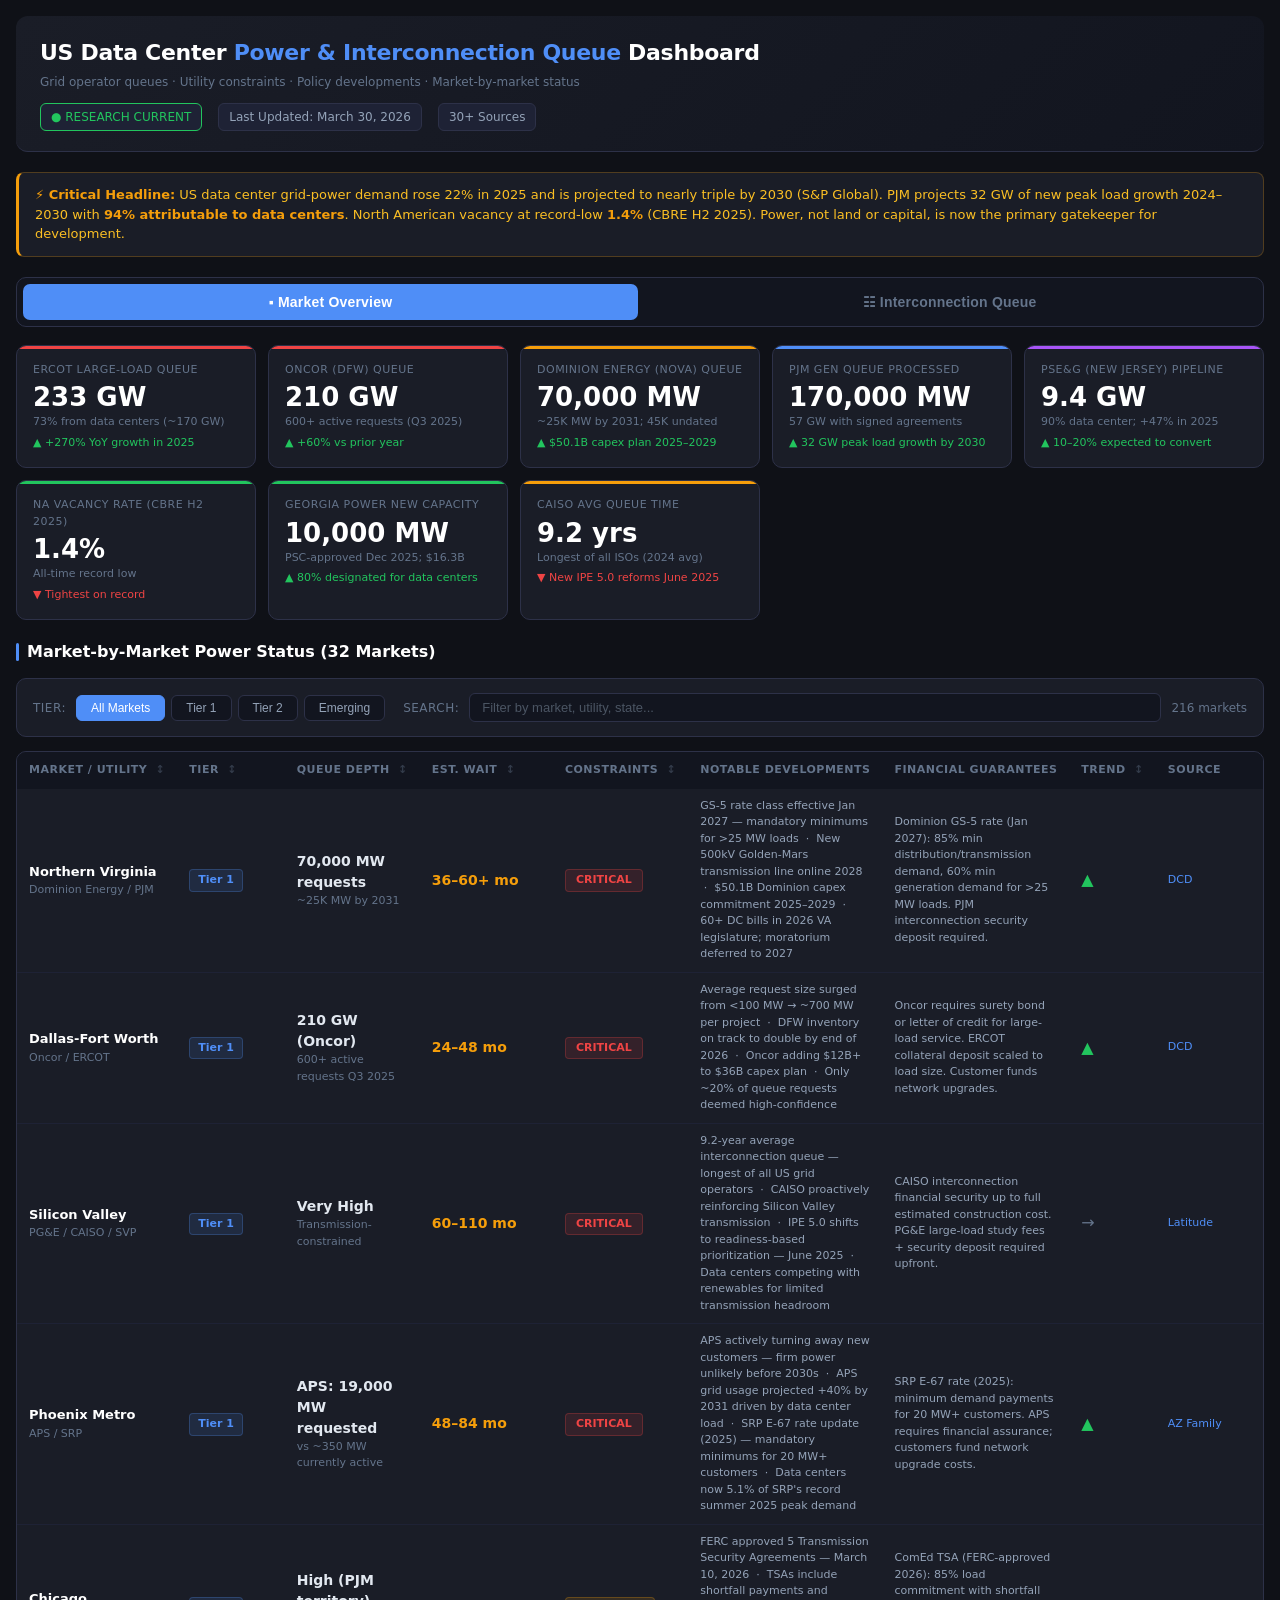
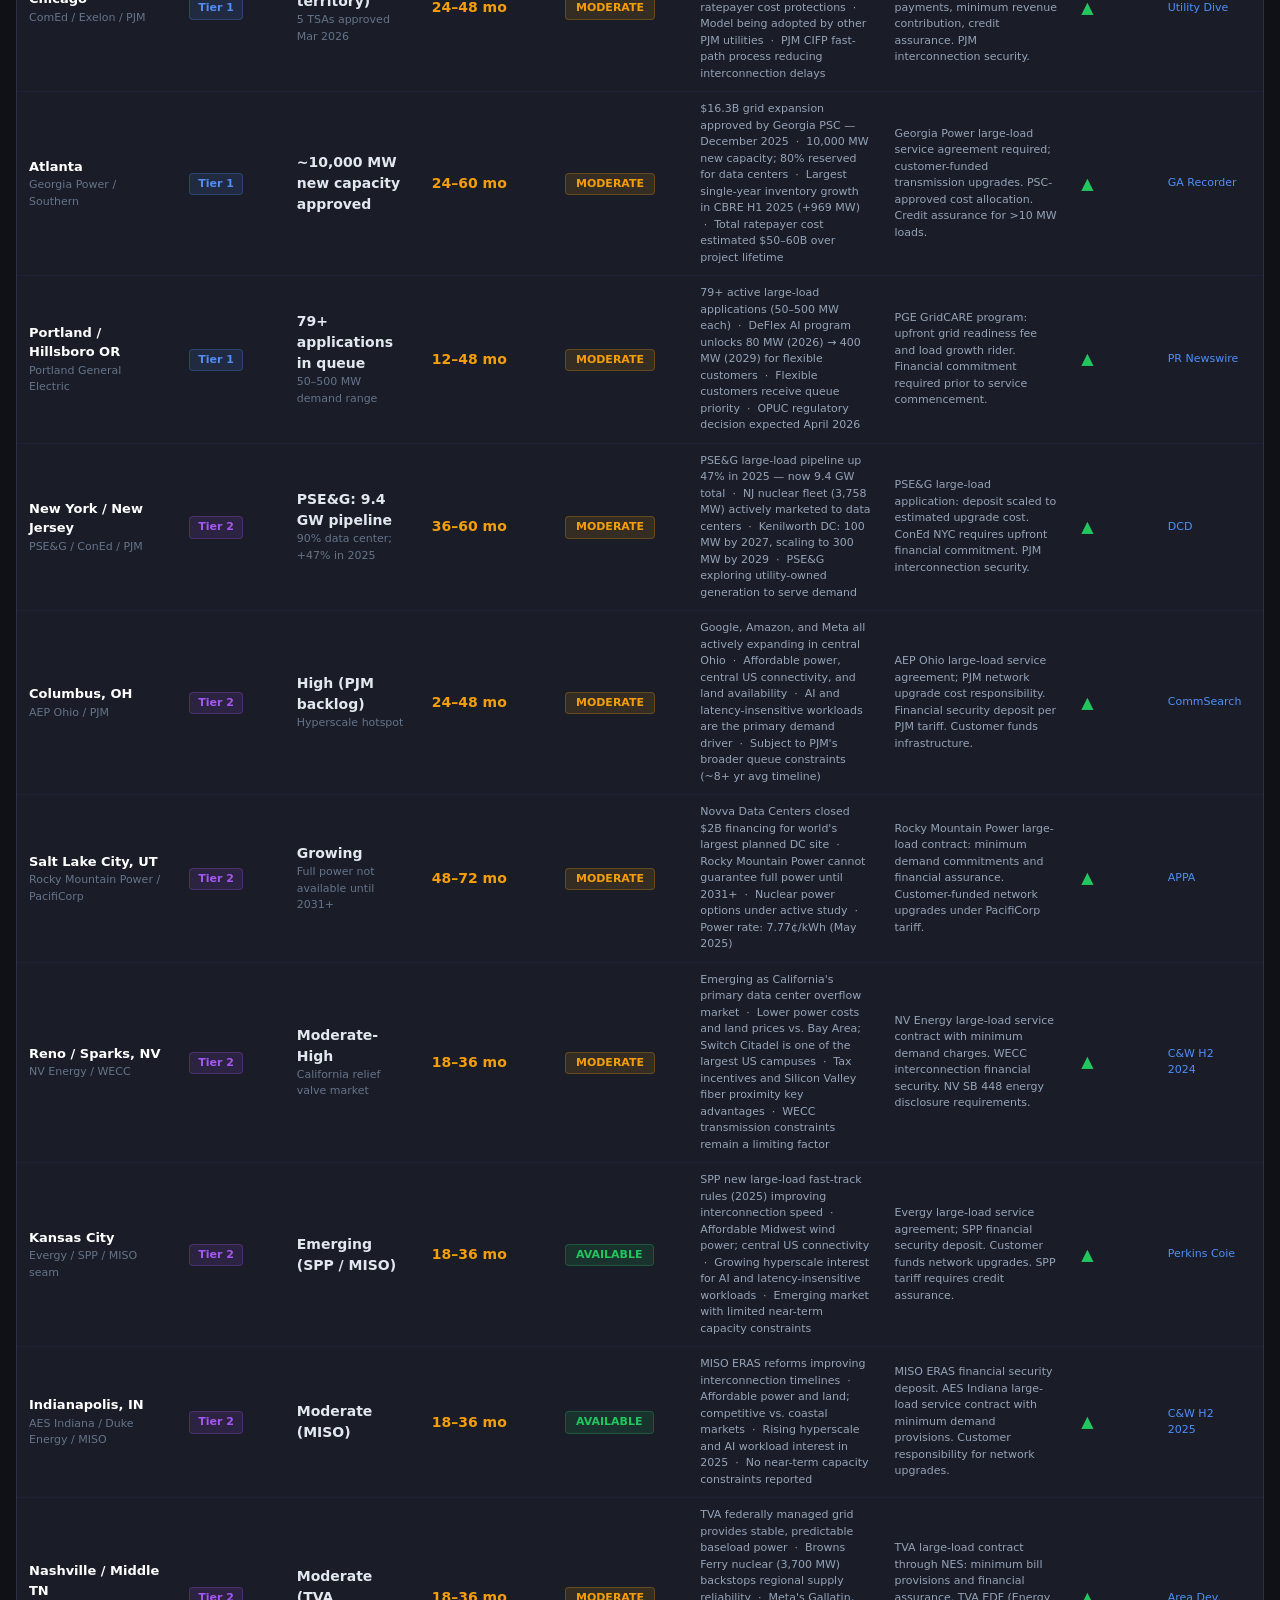
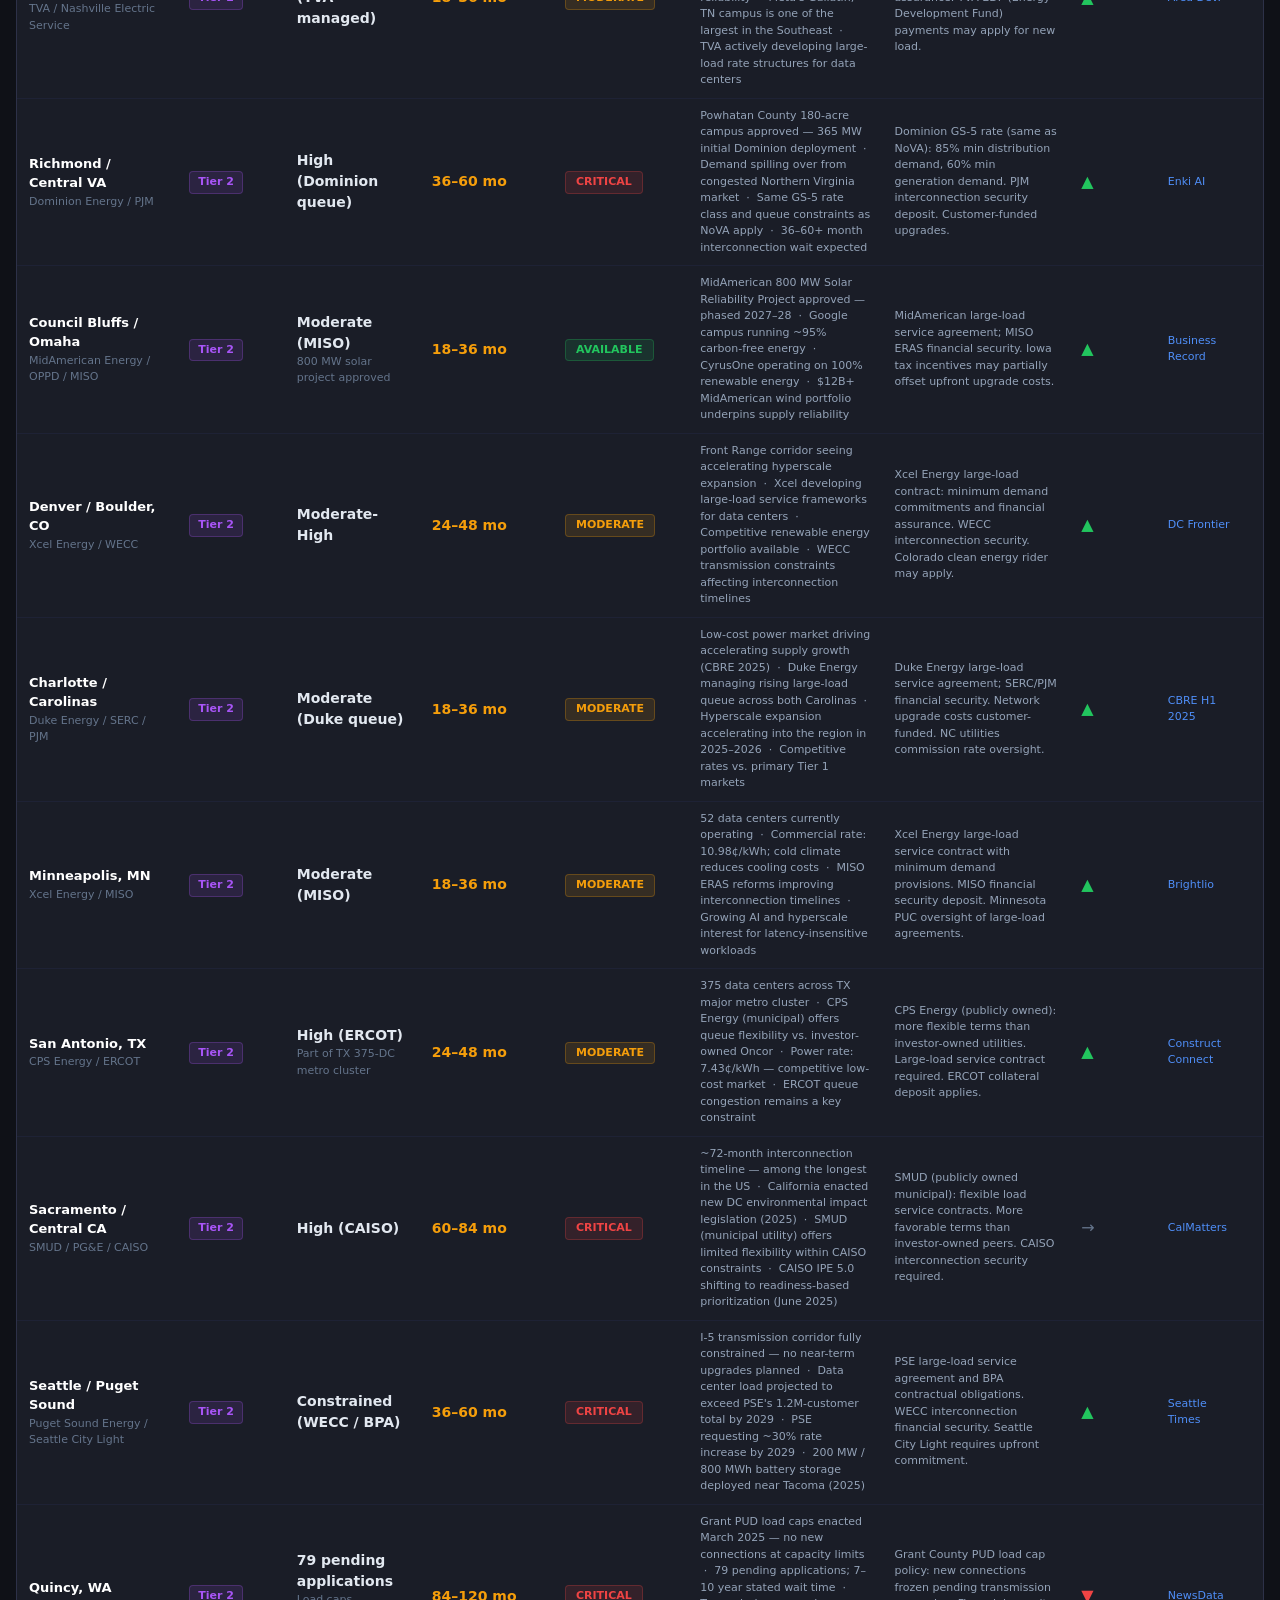
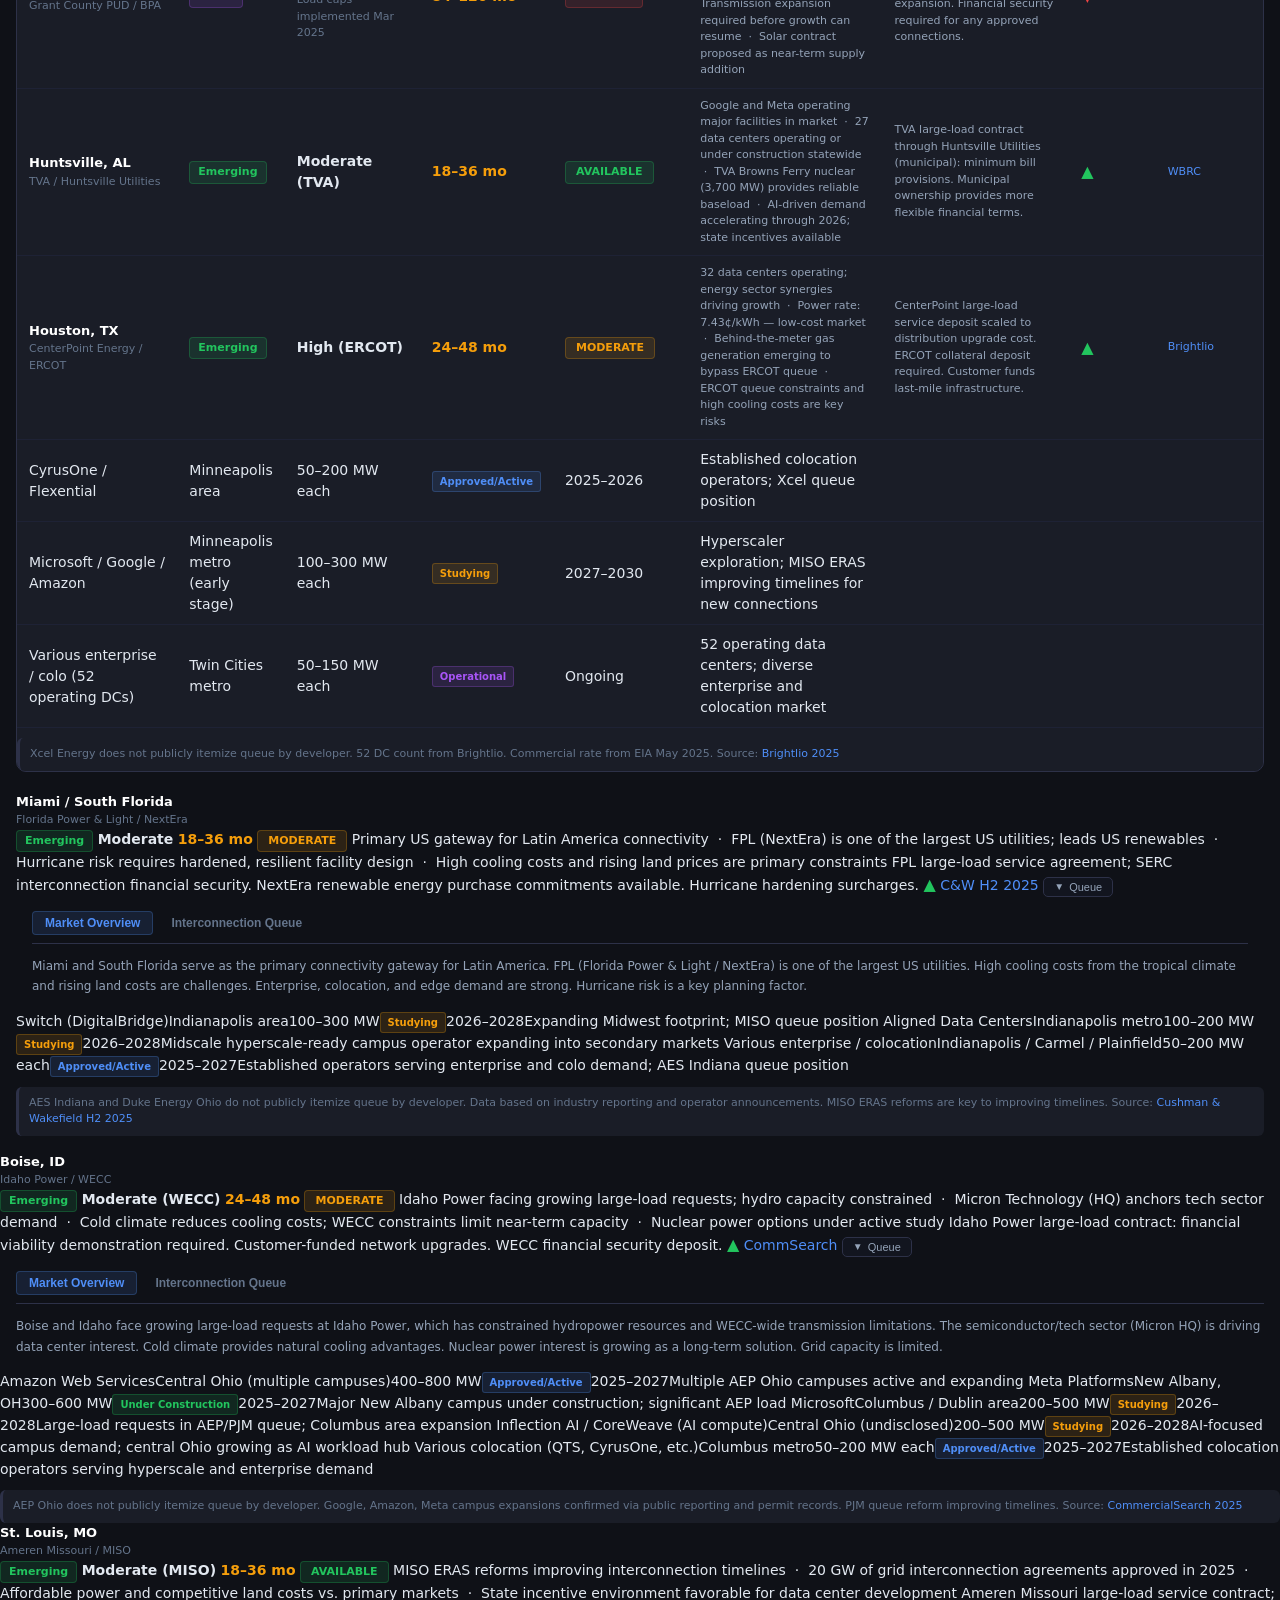
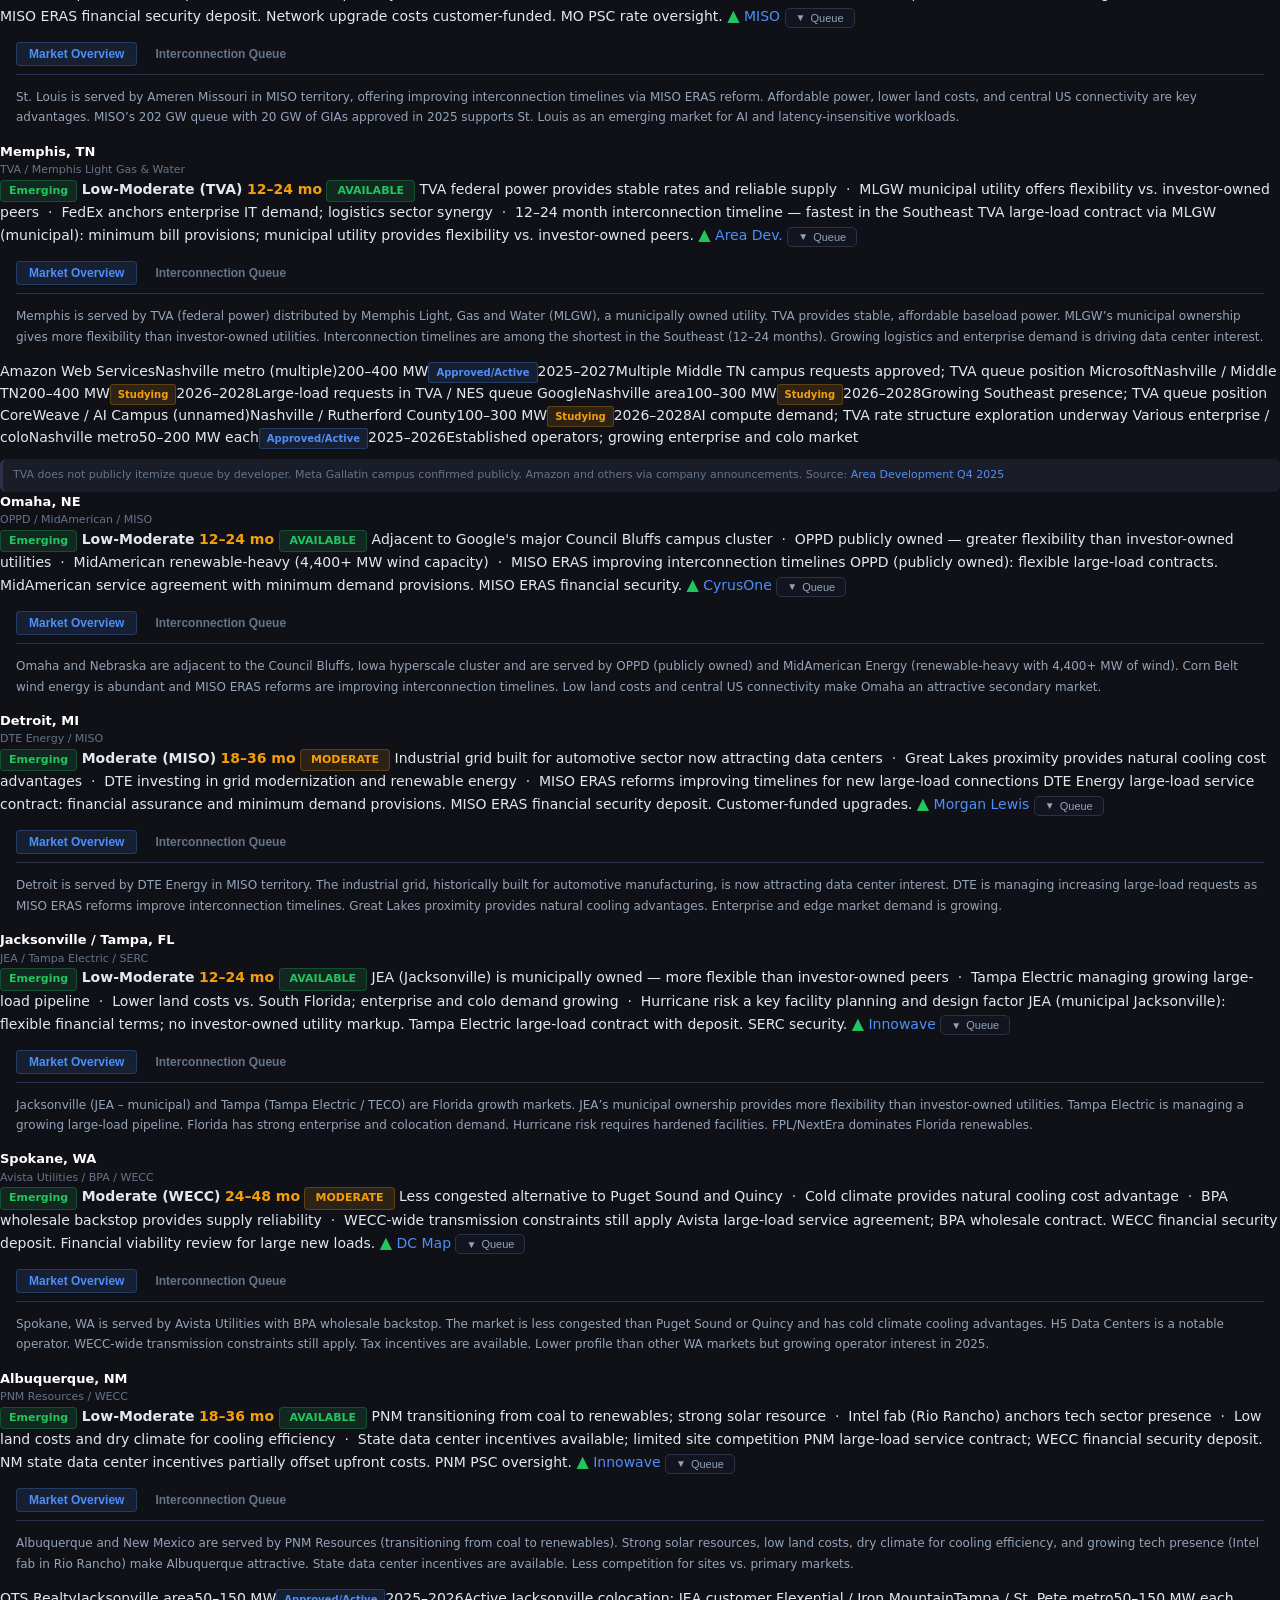
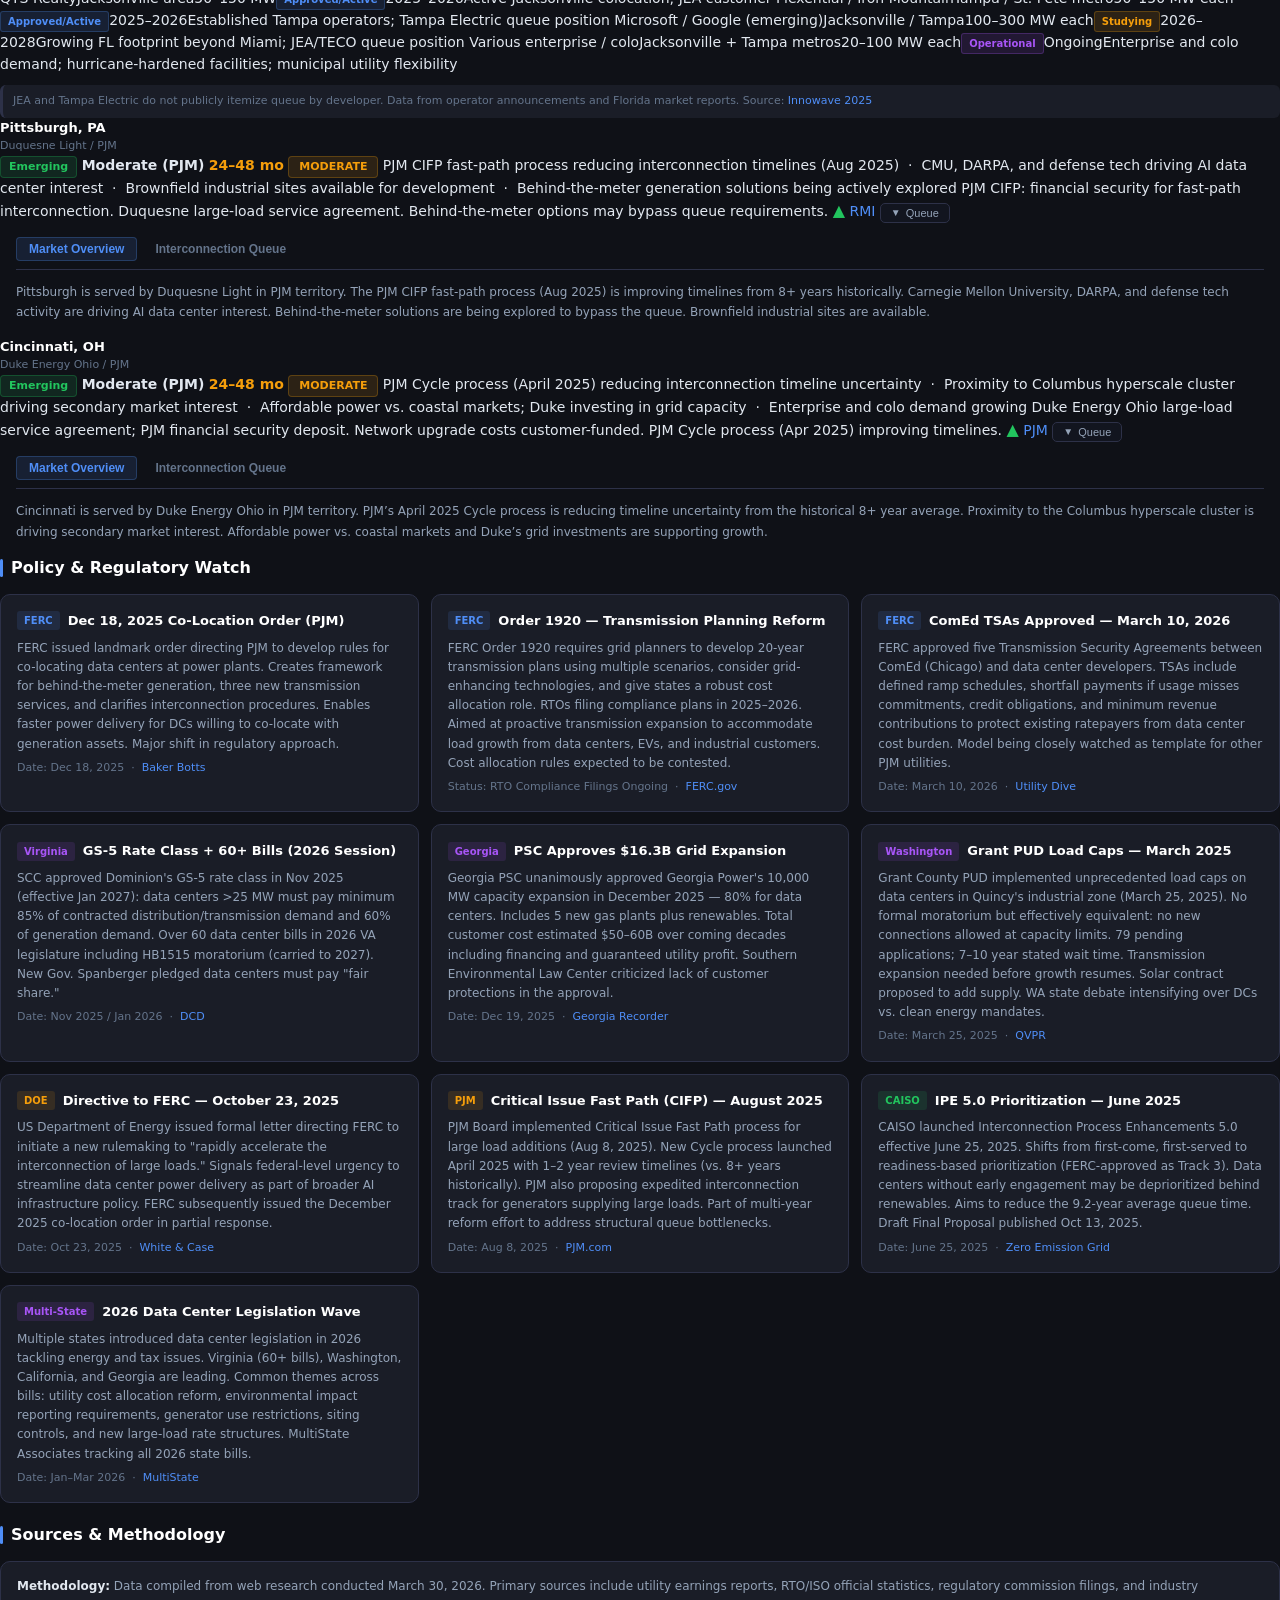
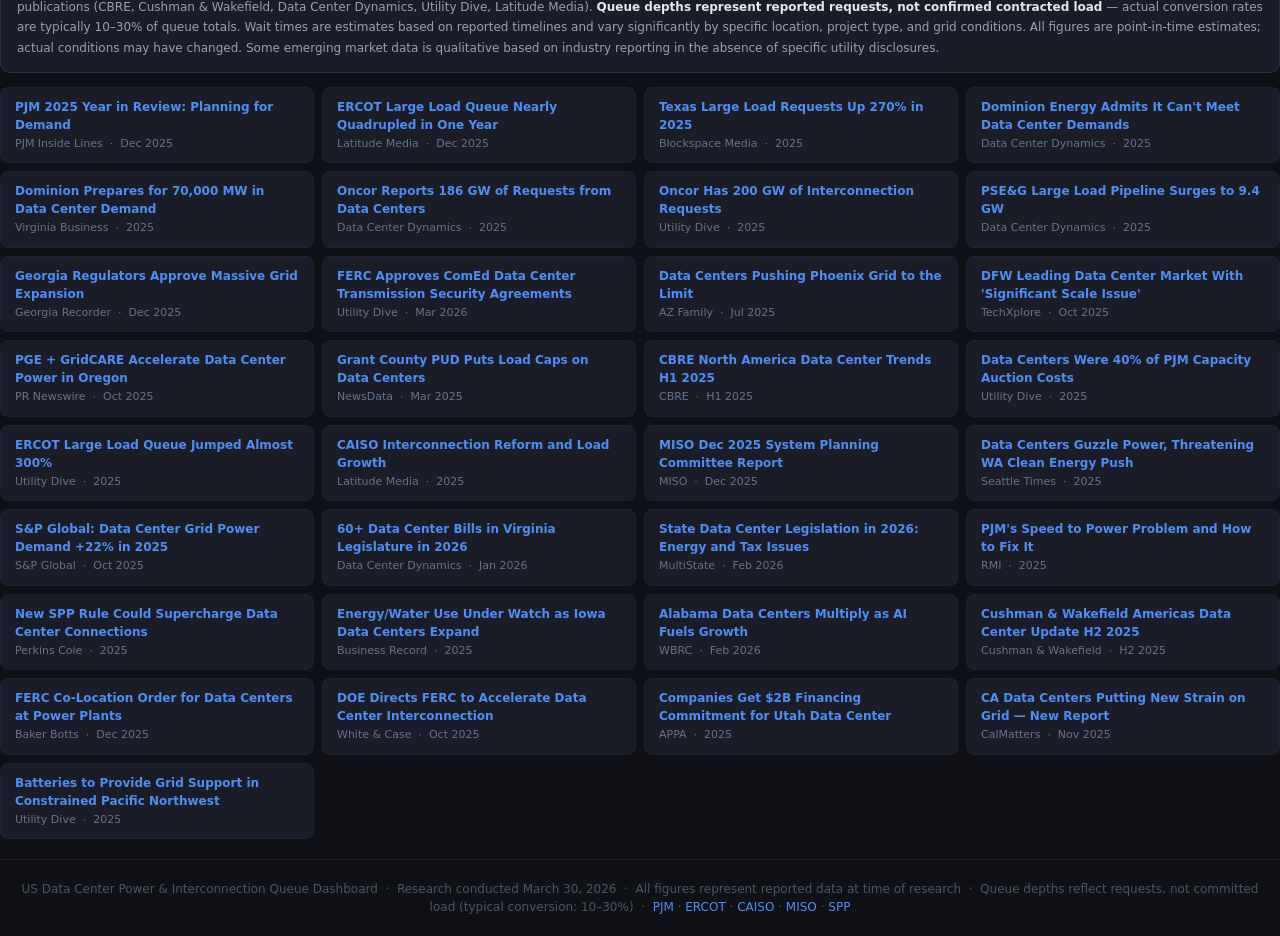
<file: power-queue-dashboard.html>
<!DOCTYPE html>
<html lang="en">
<head>
<meta charset="UTF-8">
<meta name="viewport" content="width=device-width, initial-scale=1.0">
<title>US Data Center Power &amp; Interconnection Queue Dashboard</title>
<style>
*{margin:0;padding:0;box-sizing:border-box}
body{background:#0f1117;color:#e2e8f0;font-family:'Segoe UI',system-ui,-apple-system,sans-serif;font-size:14px;line-height:1.5}
a{color:#4f8ef7;text-decoration:none}
a:hover{text-decoration:underline}
.container{max-width:1600px;margin:0 auto;padding:16px}
header{background:linear-gradient(135deg,#1a1d27 0%,#12151f 100%);border-bottom:1px solid #2d3148;padding:20px 24px;margin-bottom:20px;border-radius:12px;display:flex;justify-content:space-between;align-items:center;flex-wrap:wrap;gap:12px}
header h1{font-size:22px;font-weight:700;color:#fff;letter-spacing:-0.3px}
header h1 span{color:#4f8ef7}
.header-meta{display:flex;gap:16px;align-items:center;flex-wrap:wrap}
.badge{background:#1e2235;border:1px solid #2d3148;border-radius:6px;padding:4px 10px;font-size:12px;color:#94a3b8}
.badge.live{border-color:#22c55e;color:#22c55e}
.section-title{font-size:16px;font-weight:700;color:#fff;margin-bottom:14px;display:flex;align-items:center;gap:8px}
.section-title::before{content:'';display:inline-block;width:3px;height:18px;background:#4f8ef7;border-radius:2px}
.exec-grid{display:grid;grid-template-columns:repeat(auto-fit,minmax(200px,1fr));gap:12px;margin-bottom:20px}
.kpi-card{background:#1a1d27;border:1px solid #2d3148;border-radius:10px;padding:16px;position:relative;overflow:hidden}
.kpi-card::before{content:'';position:absolute;top:0;left:0;right:0;height:3px}
.kpi-card.blue::before{background:#4f8ef7}
.kpi-card.red::before{background:#ef4444}
.kpi-card.yellow::before{background:#f59e0b}
.kpi-card.green::before{background:#22c55e}
.kpi-card.purple::before{background:#a855f7}
.kpi-label{font-size:11px;color:#64748b;text-transform:uppercase;letter-spacing:0.5px;margin-bottom:6px}
.kpi-value{font-size:26px;font-weight:700;color:#fff;line-height:1}
.kpi-sub{font-size:11px;color:#64748b;margin-top:4px}
.kpi-trend{font-size:11px;color:#22c55e;margin-top:4px}
.kpi-trend.down{color:#ef4444}
.alert-bar{background:#1a1d27;border:1px solid #f59e0b40;border-left:3px solid #f59e0b;border-radius:8px;padding:12px 16px;margin-bottom:20px;font-size:13px;color:#fbbf24}
.alert-bar strong{color:#f59e0b}
.grid-ops{display:grid;grid-template-columns:repeat(auto-fit,minmax(280px,1fr));gap:12px;margin-bottom:20px}
.grid-card{background:#1a1d27;border:1px solid #2d3148;border-radius:10px;overflow:hidden;cursor:pointer;transition:border-color 0.2s}
.grid-card:hover{border-color:#4f8ef7}
.grid-card-header{padding:14px 16px;display:flex;justify-content:space-between;align-items:center;border-bottom:1px solid #2d3148}
.grid-card-header h3{font-size:15px;font-weight:700;color:#fff}
.grid-card-body{padding:14px 16px}
.grid-stat{display:flex;justify-content:space-between;align-items:center;padding:5px 0;border-bottom:1px solid #1e2235}
.grid-stat:last-child{border-bottom:none}
.grid-stat-label{color:#94a3b8;font-size:12px}
.grid-stat-value{color:#e2e8f0;font-weight:600;font-size:13px}
.grid-stat-value.red{color:#ef4444}
.grid-stat-value.yellow{color:#f59e0b}
.grid-stat-value.green{color:#22c55e}
.grid-card-expand{padding:0 16px;max-height:0;overflow:hidden;transition:max-height 0.3s,padding 0.3s}
.grid-card-expand.open{max-height:300px;padding:12px 16px}
.grid-card-expand p{font-size:12px;color:#94a3b8;line-height:1.6}
.filter-bar{background:#1a1d27;border:1px solid #2d3148;border-radius:10px;padding:14px 16px;margin-bottom:14px;display:flex;gap:10px;flex-wrap:wrap;align-items:center}
.filter-label{color:#64748b;font-size:12px;text-transform:uppercase;letter-spacing:0.5px;white-space:nowrap}
.tier-btns{display:flex;gap:6px;flex-wrap:wrap}
.tier-btn{background:#12151f;border:1px solid #2d3148;color:#94a3b8;border-radius:6px;padding:5px 14px;font-size:12px;cursor:pointer;transition:all 0.2s}
.tier-btn:hover,.tier-btn.active{background:#4f8ef7;border-color:#4f8ef7;color:#fff}
.search-box{flex:1;min-width:200px;background:#12151f;border:1px solid #2d3148;border-radius:6px;padding:6px 12px;color:#e2e8f0;font-size:13px;outline:none}
.search-box:focus{border-color:#4f8ef7}
.search-box::placeholder{color:#4b5563}
.result-count{color:#64748b;font-size:12px;white-space:nowrap}
.table-wrap{background:#1a1d27;border:1px solid #2d3148;border-radius:10px;overflow:hidden;margin-bottom:20px}
table{width:100%;border-collapse:collapse}
thead th{background:#12151f;padding:10px 12px;text-align:left;font-size:11px;text-transform:uppercase;letter-spacing:0.5px;color:#64748b;cursor:pointer;white-space:nowrap;user-select:none;position:sticky;top:0;z-index:1}
thead th:hover{color:#94a3b8}
thead th .sort-icon{margin-left:4px;opacity:0.4}
thead th.sorted .sort-icon{opacity:1;color:#4f8ef7}
tbody tr{border-bottom:1px solid #1e2235;transition:background 0.15s}
tbody tr:hover{background:#1e2235}
tbody tr.hidden{display:none}
td{padding:9px 12px;vertical-align:middle}
.market-name{font-weight:600;color:#fff;font-size:13px}
.market-utility{font-size:11px;color:#64748b;margin-top:1px}
.tier-badge{display:inline-block;padding:2px 8px;border-radius:4px;font-size:11px;font-weight:600}
.tier-1{background:#4f8ef720;color:#4f8ef7;border:1px solid #4f8ef740}
.tier-2{background:#a855f720;color:#a855f7;border:1px solid #a855f740}
.tier-em{background:#22c55e20;color:#22c55e;border:1px solid #22c55e40}
.constraint{display:inline-block;padding:2px 10px;border-radius:4px;font-size:11px;font-weight:700}
.c-green{background:#22c55e20;color:#22c55e;border:1px solid #22c55e40}
.c-yellow{background:#f59e0b20;color:#f59e0b;border:1px solid #f59e0b40}
.c-red{background:#ef444420;color:#ef4444;border:1px solid #ef444440}
.trend-up{color:#22c55e;font-size:16px}
.trend-down{color:#ef4444;font-size:16px}
.trend-flat{color:#64748b;font-size:16px}
.queue-val{font-weight:600;color:#e2e8f0}
.wait-val{color:#f59e0b;font-weight:600}
.note{font-size:11px;color:#94a3b8;max-width:280px}
.src-link{font-size:11px}
.policy-grid{display:grid;grid-template-columns:repeat(auto-fit,minmax(320px,1fr));gap:12px;margin-bottom:20px}
.policy-card{background:#1a1d27;border:1px solid #2d3148;border-radius:10px;padding:16px}
.policy-card h4{font-size:13px;font-weight:700;color:#fff;margin-bottom:8px;display:flex;align-items:center;gap:8px;flex-wrap:wrap}
.policy-tag{font-size:10px;padding:2px 7px;border-radius:3px;font-weight:600}
.tag-ferc{background:#4f8ef720;color:#4f8ef7}
.tag-state{background:#a855f720;color:#a855f7}
.tag-util{background:#f59e0b20;color:#f59e0b}
.tag-rule{background:#22c55e20;color:#22c55e}
.policy-card p{font-size:12px;color:#94a3b8;line-height:1.6}
.policy-card .date{font-size:11px;color:#64748b;margin-top:6px}
.sources-grid{display:grid;grid-template-columns:repeat(auto-fit,minmax(300px,1fr));gap:8px;margin-bottom:20px}
.source-item{background:#1a1d27;border:1px solid #1e2235;border-radius:8px;padding:10px 14px;font-size:12px}
.source-item .s-title{color:#e2e8f0;font-weight:600;margin-bottom:2px}
.source-item .s-date{color:#64748b;font-size:11px}
footer{text-align:center;padding:20px;color:#4b5563;font-size:12px;border-top:1px solid #1e2235;margin-top:10px}
@media(max-width:768px){
  .exec-grid{grid-template-columns:1fr 1fr}
  thead th:nth-child(n+6){display:none}
  td:nth-child(n+6){display:none}
  thead th:last-child{display:table-cell!important}
  td:last-child{display:table-cell!important}
}
/* Queue Detail Row Styles */
.queue-btn{background:#12151f;border:1px solid #2d3148;color:#94a3b8;border-radius:5px;padding:3px 10px;font-size:11px;cursor:pointer;white-space:nowrap;transition:all 0.2s;display:inline-flex;align-items:center;gap:5px}
.queue-btn:hover{border-color:#4f8ef7;color:#4f8ef7}
.queue-btn .chevron{display:inline-block;transition:transform 0.25s;font-size:10px}
.queue-btn.open .chevron{transform:rotate(180deg)}
.queue-detail-row{display:none}
.queue-detail-row.open{display:table-row}
.queue-detail-row td{padding:0!important;background:#12151f;border-bottom:2px solid #4f8ef740}
.queue-detail-inner{padding:14px 16px}
.qtab-btns{display:flex;gap:6px;margin-bottom:12px;border-bottom:1px solid #2d3148;padding-bottom:8px}
.qtab-btn{background:transparent;border:none;color:#64748b;font-size:12px;font-weight:600;padding:4px 12px;cursor:pointer;border-radius:4px;transition:all 0.2s}
.qtab-btn:hover{color:#e2e8f0}
.qtab-btn.active{background:#4f8ef720;color:#4f8ef7;border:1px solid #4f8ef740}
.qtab-panel{display:none}
.qtab-panel.active{display:block}
.queue-mini-table{width:100%;border-collapse:collapse;font-size:12px}
.queue-mini-table th{background:#0f1117;padding:7px 10px;text-align:left;font-size:11px;text-transform:uppercase;letter-spacing:0.4px;color:#64748b;border-bottom:1px solid #2d3148}
.queue-mini-table td{padding:7px 10px;border-bottom:1px solid #1e2235;vertical-align:top;color:#e2e8f0}
.queue-mini-table tr:last-child td{border-bottom:none}
.queue-mini-table tr:hover td{background:#1a1d2780}
.qs-studying{display:inline-block;padding:2px 7px;border-radius:3px;font-size:10px;font-weight:700;background:#f59e0b20;color:#f59e0b;border:1px solid #f59e0b40}
.qs-approved{display:inline-block;padding:2px 7px;border-radius:3px;font-size:10px;font-weight:700;background:#4f8ef720;color:#4f8ef7;border:1px solid #4f8ef740}
.qs-construction{display:inline-block;padding:2px 7px;border-radius:3px;font-size:10px;font-weight:700;background:#22c55e20;color:#22c55e;border:1px solid #22c55e40}
.qs-withdrawn{display:inline-block;padding:2px 7px;border-radius:3px;font-size:10px;font-weight:700;background:#ef444420;color:#ef4444;border:1px solid #ef444440}
.qs-operational{display:inline-block;padding:2px 7px;border-radius:3px;font-size:10px;font-weight:700;background:#a855f720;color:#a855f7;border:1px solid #a855f740}
.queue-note{font-size:11px;color:#64748b;margin-top:10px;padding:8px 10px;background:#1a1d27;border-radius:6px;border-left:3px solid #2d3148}

.note ul{margin:0;padding-left:14px;list-style:disc}
.note ul li{padding:1px 0;color:#94a3b8;font-size:11px;line-height:1.5}
.note ul li strong{color:#e2e8f0}

.top-tab-bar{display:flex;gap:4px;background:#12151f;border:1px solid #2d3148;border-radius:10px;padding:6px;margin-bottom:18px}
.top-tab-btn{flex:1;background:transparent;border:none;color:#64748b;font-size:14px;font-weight:600;padding:10px 20px;border-radius:7px;cursor:pointer;transition:all 0.2s;letter-spacing:0.2px}
.top-tab-btn:hover{color:#e2e8f0;background:#1a1d27}
.top-tab-btn.active{background:#4f8ef7;color:#fff}
.top-tab-panel{display:none !important}
.top-tab-panel.active{display:block !important}
.iq-filter-bar{background:#1a1d27;border:1px solid #2d3148;border-radius:10px;padding:14px 16px;margin-bottom:14px;display:flex;gap:10px;flex-wrap:wrap;align-items:center}
.iq-search{flex:1;min-width:220px;background:#12151f;border:1px solid #2d3148;border-radius:6px;padding:6px 12px;color:#e2e8f0;font-size:13px;outline:none}
.iq-search:focus{border-color:#4f8ef7}
.iq-search::placeholder{color:#4b5563}
.iq-stat-bar{display:flex;gap:12px;flex-wrap:wrap;margin-bottom:16px}
.iq-stat{background:#1a1d27;border:1px solid #2d3148;border-radius:8px;padding:10px 16px;flex:1;min-width:140px}
.iq-stat-label{font-size:10px;text-transform:uppercase;letter-spacing:0.5px;color:#64748b;margin-bottom:4px}
.iq-stat-value{font-size:20px;font-weight:700;color:#fff}
.iq-stat-sub{font-size:11px;color:#64748b;margin-top:2px}

.go-section{margin-bottom:28px}
.go-header{display:flex;justify-content:space-between;align-items:center;flex-wrap:wrap;gap:10px;background:#1a1d27;border:1px solid #2d3148;border-radius:10px 10px 0 0;padding:14px 18px;border-bottom:2px solid #4f8ef740}
.go-header h3{font-size:16px;font-weight:700;color:#fff;display:flex;align-items:center;gap:10px}
.go-badge{font-size:11px;padding:3px 10px;border-radius:4px;font-weight:600;background:#4f8ef720;color:#4f8ef7;border:1px solid #4f8ef740}
.go-stats{display:flex;gap:20px;flex-wrap:wrap}
.go-stat{text-align:right}
.go-stat-val{font-size:18px;font-weight:700;color:#fff}
.go-stat-lbl{font-size:10px;color:#64748b;text-transform:uppercase;letter-spacing:0.4px}
.go-table-wrap{background:#1a1d27;border:1px solid #2d3148;border-radius:0 0 10px 10px;overflow:hidden}
.go-table{width:100%;border-collapse:collapse}
.go-table thead th{background:#0f1117;padding:8px 12px;text-align:left;font-size:11px;text-transform:uppercase;letter-spacing:0.4px;color:#64748b;cursor:pointer;white-space:nowrap;user-select:none}
.go-table thead th:hover{color:#94a3b8}
.go-table tbody tr{border-bottom:1px solid #1e2235;transition:background 0.15s}
.go-table tbody tr:hover{background:#1e2235}
.go-table td{padding:8px 12px;font-size:12px;vertical-align:top}
.go-metro{font-weight:600;color:#e2e8f0}
.go-op{color:#94a3b8}
.go-mw{font-weight:700;color:#4f8ef7}
.go-date{font-weight:600;color:#f59e0b}
.go-note{color:#64748b;font-size:11px;max-width:240px}
.iq-top-filters{background:#1a1d27;border:1px solid #2d3148;border-radius:10px;padding:12px 16px;margin-bottom:16px;display:flex;gap:10px;flex-wrap:wrap;align-items:center}
.iq-top-stats{display:grid;grid-template-columns:repeat(auto-fit,minmax(160px,1fr));gap:10px;margin-bottom:20px}
.iq-kpi{background:#1a1d27;border:1px solid #2d3148;border-radius:10px;padding:14px 16px;position:relative;overflow:hidden}
.iq-kpi::before{content:'';position:absolute;top:0;left:0;right:0;height:3px;background:#4f8ef7}
.iq-kpi.red::before{background:#ef4444}
.iq-kpi.yellow::before{background:#f59e0b}
.iq-kpi.green::before{background:#22c55e}
.iq-kpi-label{font-size:10px;color:#64748b;text-transform:uppercase;letter-spacing:0.5px;margin-bottom:5px}
.iq-kpi-val{font-size:22px;font-weight:700;color:#fff;line-height:1}
.iq-kpi-sub{font-size:11px;color:#64748b;margin-top:3px}
</style>
</head>
<body>
<div class="container">

<header>
  <div>
    <h1>US Data Center <span>Power &amp; Interconnection Queue</span> Dashboard</h1>
    <div style="font-size:12px;color:#64748b;margin-top:4px">Grid operator queues &middot; Utility constraints &middot; Policy developments &middot; Market-by-market status</div>
  </div>
  <div class="header-meta">
    <span class="badge live">&#9679; RESEARCH CURRENT</span>
    <span class="badge">Last Updated: March 30, 2026</span>
    <span class="badge">30+ Sources</span>
  </div>
</header>

<div class="alert-bar">
  <strong>&#9889; Critical Headline:</strong> US data center grid-power demand rose 22% in 2025 and is projected to nearly triple by 2030 (S&amp;P Global). PJM projects 32 GW of new peak load growth 2024&ndash;2030 with <strong>94% attributable to data centers</strong>. North American vacancy at record-low <strong>1.4%</strong> (CBRE H2 2025). Power, not land or capital, is now the primary gatekeeper for development.
</div>


<div class="top-tab-bar">
  <button class="top-tab-btn active" onclick="switchTopTab('overview',this)">&#9642; Market Overview</button>
  <button class="top-tab-btn" onclick="switchTopTab('iq',this)">&#9783; Interconnection Queue</button>
</div>
<div id="top-overview" class="top-tab-panel active">

<!-- KPI ROW -->
<div class="exec-grid">
  <div class="kpi-card red">
    <div class="kpi-label">ERCOT Large-Load Queue</div>
    <div class="kpi-value">233 GW</div>
    <div class="kpi-sub">73% from data centers (~170 GW)</div>
    <div class="kpi-trend">&#9650; +270% YoY growth in 2025</div>
  </div>
  <div class="kpi-card red">
    <div class="kpi-label">Oncor (DFW) Queue</div>
    <div class="kpi-value">210 GW</div>
    <div class="kpi-sub">600+ active requests (Q3 2025)</div>
    <div class="kpi-trend">&#9650; +60% vs prior year</div>
  </div>
  <div class="kpi-card yellow">
    <div class="kpi-label">Dominion Energy (NoVA) Queue</div>
    <div class="kpi-value">70,000 MW</div>
    <div class="kpi-sub">~25K MW by 2031; 45K undated</div>
    <div class="kpi-trend">&#9650; $50.1B capex plan 2025&ndash;2029</div>
  </div>
  <div class="kpi-card blue">
    <div class="kpi-label">PJM Gen Queue Processed</div>
    <div class="kpi-value">170,000 MW</div>
    <div class="kpi-sub">57 GW with signed agreements</div>
    <div class="kpi-trend">&#9650; 32 GW peak load growth by 2030</div>
  </div>
  <div class="kpi-card purple">
    <div class="kpi-label">PSE&amp;G (New Jersey) Pipeline</div>
    <div class="kpi-value">9.4 GW</div>
    <div class="kpi-sub">90% data center; +47% in 2025</div>
    <div class="kpi-trend">&#9650; 10&ndash;20% expected to convert</div>
  </div>
  <div class="kpi-card green">
    <div class="kpi-label">NA Vacancy Rate (CBRE H2 2025)</div>
    <div class="kpi-value">1.4%</div>
    <div class="kpi-sub">All-time record low</div>
    <div class="kpi-trend down">&#9660; Tightest on record</div>
  </div>
  <div class="kpi-card green">
    <div class="kpi-label">Georgia Power New Capacity</div>
    <div class="kpi-value">10,000 MW</div>
    <div class="kpi-sub">PSC-approved Dec 2025; $16.3B</div>
    <div class="kpi-trend">&#9650; 80% designated for data centers</div>
  </div>
  <div class="kpi-card yellow">
    <div class="kpi-label">CAISO Avg Queue Time</div>
    <div class="kpi-value">9.2 yrs</div>
    <div class="kpi-sub">Longest of all ISOs (2024 avg)</div>
    <div class="kpi-trend down">&#9660; New IPE 5.0 reforms June 2025</div>
  </div>
</div>


<!-- MARKET TABLE -->
<div class="section-title">Market-by-Market Power Status (32 Markets)</div>
<div class="filter-bar">
  <span class="filter-label">Tier:</span>
  <div class="tier-btns">
    <button class="tier-btn active" onclick="filterTier('all',this)">All Markets</button>
    <button class="tier-btn" onclick="filterTier('1',this)">Tier 1</button>
    <button class="tier-btn" onclick="filterTier('2',this)">Tier 2</button>
    <button class="tier-btn" onclick="filterTier('em',this)">Emerging</button>
  </div>
  <span class="filter-label" style="margin-left:8px">Search:</span>
  <input class="search-box" id="searchBox" placeholder="Filter by market, utility, state..." oninput="filterSearch()">
  <span class="result-count" id="resultCount"></span>
</div>

<div class="table-wrap">
<table id="marketTable">
<thead>
<tr>
  <th onclick="sortTable(0)">Market / Utility <span class="sort-icon">&#8597;</span></th>
  <th onclick="sortTable(1)">Tier <span class="sort-icon">&#8597;</span></th>
  <th onclick="sortTable(2)">Queue Depth <span class="sort-icon">&#8597;</span></th>
  <th onclick="sortTable(3)">Est. Wait <span class="sort-icon">&#8597;</span></th>
  <th onclick="sortTable(4)">Constraints <span class="sort-icon">&#8597;</span></th>
  <th>Notable Developments</th>
  <th>Financial Guarantees</th>
  <th onclick="sortTable(6)">Trend <span class="sort-icon">&#8597;</span></th>
  <th>Source</th>
  <th>Queue Details</th>
</tr>
</thead>
<tbody id="tableBody">
<tr data-tier="1" id="row-nova">
  <td><div class="market-name">Northern Virginia</div><div class="market-utility">Dominion Energy / PJM</div></td>
  <td><span class="tier-badge tier-1">Tier 1</span></td>
  <td><span class="queue-val">70,000 MW requests</span><div style="font-size:11px;color:#64748b">~25K MW by 2031</div></td>
  <td><span class="wait-val">36&ndash;60+ mo</span></td>
  <td><span class="constraint c-red">CRITICAL</span></td>
  <td class="note">GS-5 rate class effective Jan 2027 — mandatory minimums for &gt;25 MW loads &nbsp;·&nbsp; New 500kV Golden-Mars transmission line online 2028 &nbsp;·&nbsp; $50.1B Dominion capex commitment 2025–2029 &nbsp;·&nbsp; 60+ DC bills in 2026 VA legislature; moratorium deferred to 2027</td>
  <td style="font-size:11px;color:#94a3b8;max-width:200px">Dominion GS-5 rate (Jan 2027): 85% min distribution/transmission demand, 60% min generation demand for &gt;25 MW loads. PJM interconnection security deposit required.</td>
  <td><span class="trend-up">&#9650;</span></td>
  <td class="src-link"><a href="https://www.datacenterdynamics.com/en/news/dominion-energy-admits-it-cant-meet-data-center-power-demands-in-virginia/" target="_blank">DCD</a></td>
  <td><button class="queue-btn" onclick="toggleQueue('nova',this)"><span class="chevron">&#9660;</span> Queue</button></td>
</tr>
<tr class="queue-detail-row" id="queue-nova">
  <td colspan="9">
    <div class="queue-detail-inner">
      <div class="qtab-btns">
        <button class="qtab-btn active" onclick="switchTab('nova','overview',this)">Market Overview</button>
        <button class="qtab-btn" onclick="switchTab('nova','queue',this)">Interconnection Queue</button>
      </div>
      <div class="qtab-panel active" id="nova-overview">
        <p style="font-size:12px;color:#94a3b8;line-height:1.7">Dominion Energy's service territory is the world's largest data center market. ~70,000 MW of large-load interconnection requests filed, nearly 3x Dominion's all-time peak of 24.7 GW. ~25,000 MW assigned projected connection dates through 2031; ~45,000 MW under study without dates. Dominion's $50.1B capex plan (2025–29) covers transmission, substations, and new generation. GS-5 rate class (effective Jan 2027) requires &gt;25 MW customers to pay 85% minimum distribution/transmission demand and 60% generation demand. Golden-Mars 500kV transmission line due 2028.</p>
      </div>
      <div class="qtab-panel" id="nova-queue">
        <table class="queue-mini-table">
          <thead><tr><th>Developer / Company</th><th>Project / Site</th><th>MW Requested</th><th>Status</th><th>Est. Energization</th><th>Notes</th></tr></thead>
          <tbody>
            <tr><td>Amazon Web Services</td><td>Multiple campuses, Prince William / Loudoun Co.</td><td>3,000–5,000+ MW (portfolio)</td><td><span class="qs-construction">Under Construction</span></td><td>2025–2029 (phased)</td><td>50+ facilities operating in NoVA; continuing large-scale expansion; multiple new interconnection requests filed</td></tr>
            <tr><td>Microsoft</td><td>Manassas Campus + multiple Loudoun/PWC sites</td><td>2,000–4,000 MW (portfolio)</td><td><span class="qs-construction">Under Construction</span></td><td>2025–2028 (phased)</td><td>Nearly 4M sq ft under construction in Manassas alone; multiple parallel interconnection requests across Dominion territory</td></tr>
            <tr><td>Google</td><td>Multiple campuses, Loudoun / Culpeper</td><td>1,000–2,000 MW (portfolio)</td><td><span class="qs-approved">Approved/Active</span></td><td>2025–2028</td><td>Long-standing NoVA presence; continued capacity additions in Loudoun County</td></tr>
            <tr><td>Meta Platforms</td><td>Loudoun County campuses</td><td>600–1,200 MW</td><td><span class="qs-approved">Approved/Active</span></td><td>2025–2027</td><td>Multiple facilities; facility expected online by 2027 per reporting</td></tr>
            <tr><td>CoreWeave</td><td>Northern Virginia (multiple)</td><td>500–1,000 MW</td><td><span class="qs-studying">Studying</span></td><td>2026–2028</td><td>AI compute campus; aggressive NoVA expansion announced 2025; large new interconnection requests</td></tr>
            <tr><td>Equinix</td><td>Ashburn campus (DC1–DC15+)</td><td>400–800 MW (expansions)</td><td><span class="qs-construction">Under Construction</span></td><td>2025–2027</td><td>Ongoing campus expansion in Ashburn; multiple buildings under development</td></tr>
            <tr><td>Digital Realty</td><td>Ashburn / Sterling campuses</td><td>300–600 MW</td><td><span class="qs-approved">Approved/Active</span></td><td>2025–2027</td><td>Major campus expansion; new buildings added to existing Ashburn footprint</td></tr>
            <tr><td>QTS Realty (Blackstone)</td><td>Manassas / Ashburn</td><td>300–500 MW</td><td><span class="qs-studying">Studying</span></td><td>2026–2028</td><td>Large campus development; Blackstone ownership driving aggressive expansion</td></tr>
            <tr><td>CyrusOne</td><td>Sterling / Ashburn</td><td>200–400 MW</td><td><span class="qs-approved">Approved/Active</span></td><td>2025–2027</td><td>Established NoVA footprint with ongoing capacity additions</td></tr>
            <tr><td>Iron Mountain</td><td>Manassas / Northern VA</td><td>200–400 MW</td><td><span class="qs-studying">Studying</span></td><td>2026–2028</td><td>Expanding hyperscale-focused campus capacity in PWC corridor</td></tr>
            <tr><td>Apple</td><td>Northern Virginia (undisclosed)</td><td>200–500 MW</td><td><span class="qs-studying">Studying</span></td><td>2026–2029</td><td>Private development; multiple undisclosed NoVA sites in Dominion queue per filings</td></tr>
            <tr><td>AI Compute Campus (unnamed hyperscaler)</td><td>Prince William County</td><td>500–1,500 MW</td><td><span class="qs-studying">Studying</span></td><td>2027–2030</td><td>Representative of ~45,000 MW of undated queue requests; project identity not publicly disclosed</td></tr>
            <tr><td>Hyperscaler (unnamed, multiple)</td><td>Various Loudoun / PWC / Fauquier</td><td>45,000 MW aggregate (undated)</td><td><span class="qs-studying">Studying</span></td><td>Undated / 2028+</td><td>Bulk of 70,000 MW queue; most requests without confirmed energization dates; ~20–30% expected to convert</td></tr>
          </tbody>
        </table>
        <div class="queue-note">Note: Dominion does not publicly itemize queue by developer name. MW figures are estimates from public filings, media reports, and JLARC Virginia Data Center Study (Dec 2024). Actual conversion rate estimated at 10–30% of queue total.</div>
      </div>
    </div>
  </td>
</tr>
<tr data-tier="1" id="row-dfw">
  <td><div class="market-name">Dallas-Fort Worth</div><div class="market-utility">Oncor / ERCOT</div></td>
  <td><span class="tier-badge tier-1">Tier 1</span></td>
  <td><span class="queue-val">210 GW (Oncor)</span><div style="font-size:11px;color:#64748b">600+ active requests Q3 2025</div></td>
  <td><span class="wait-val">24&ndash;48 mo</span></td>
  <td><span class="constraint c-red">CRITICAL</span></td>
  <td class="note">Average request size surged from &lt;100 MW → ~700 MW per project &nbsp;·&nbsp; DFW inventory on track to double by end of 2026 &nbsp;·&nbsp; Oncor adding $12B+ to $36B capex plan &nbsp;·&nbsp; Only ~20% of queue requests deemed high-confidence</td>
  <td style="font-size:11px;color:#94a3b8;max-width:200px">Oncor requires surety bond or letter of credit for large-load service. ERCOT collateral deposit scaled to load size. Customer funds network upgrades.</td>
  <td><span class="trend-up">&#9650;</span></td>
  <td class="src-link"><a href="https://www.datacenterdynamics.com/en/news/texas-utility-oncor-reports-186gw-of-interconnection-requests-from-data-centers/" target="_blank">DCD</a></td>
  <td><button class="queue-btn" onclick="toggleQueue('dfw',this)"><span class="chevron">&#9660;</span> Queue</button></td>
</tr>
<tr class="queue-detail-row" id="queue-dfw">
  <td colspan="9">
    <div class="queue-detail-inner">
      <div class="qtab-btns">
        <button class="qtab-btn active" onclick="switchTab('dfw','overview',this)">Market Overview</button>
        <button class="qtab-btn" onclick="switchTab('dfw','queue',this)">Interconnection Queue</button>
      </div>
      <div class="qtab-panel active" id="dfw-overview">
        <p style="font-size:12px;color:#94a3b8;line-height:1.7">Oncor's 210 GW queue (600+ requests as of Q3 2025) is the largest single-utility queue in the US. Average request size jumped from under 100 MW to ~700 MW — indicating a shift from enterprise/colo to pure hyperscale demand. Only ~20% of requests are classified as "high-confidence." DFW data center inventory is projected to double by end of 2026. ERCOT contracted McKinsey to overhaul the Large Load Interconnection process. Oncor adding $12B+ to its $36B capex plan to support infrastructure needs.</p>
      </div>
      <div class="qtab-panel" id="dfw-queue">
        <table class="queue-mini-table">
          <thead><tr><th>Developer / Company</th><th>Project / Site</th><th>MW Requested</th><th>Status</th><th>Est. Energization</th><th>Notes</th></tr></thead>
          <tbody>
            <tr><td>Amazon Web Services</td><td>Multiple campuses, DFW metro</td><td>2,000–4,000 MW (portfolio)</td><td><span class="qs-construction">Under Construction</span></td><td>2025–2028</td><td>Major DFW presence; multiple large-load requests filed with Oncor; AI campus expansion ongoing</td></tr>
            <tr><td>Microsoft</td><td>Irving / Fort Worth campuses</td><td>1,000–3,000 MW</td><td><span class="qs-construction">Under Construction</span></td><td>2025–2028</td><td>Large Azure expansion underway; multiple sites across DFW; among top Oncor customers by MW</td></tr>
            <tr><td>Google</td><td>Midlothian / DFW</td><td>500–1,500 MW</td><td><span class="qs-approved">Approved/Active</span></td><td>2025–2027</td><td>Established DFW campus; further expansions filed; Midlothian campus a major footprint</td></tr>
            <tr><td>Meta Platforms</td><td>Fort Worth campus</td><td>500–1,000 MW</td><td><span class="qs-construction">Under Construction</span></td><td>2025–2027</td><td>Large hyperscale campus in Fort Worth; ongoing build-out with Oncor interconnection</td></tr>
            <tr><td>Aligned Data Centers</td><td>Plano / DFW</td><td>300–800 MW</td><td><span class="qs-approved">Approved/Active</span></td><td>2025–2027</td><td>Large colocation campus; adopted 63 MW diesel microgrid to bypass queue constraints</td></tr>
            <tr><td>Compass Datacenters</td><td>DFW campuses (multiple)</td><td>200–600 MW</td><td><span class="qs-studying">Studying</span></td><td>2026–2028</td><td>Active DFW developer; multiple campus requests in Oncor queue</td></tr>
            <tr><td>H5 Data Centers</td><td>Garland / DFW</td><td>200–500 MW</td><td><span class="qs-studying">Studying</span></td><td>2026–2028</td><td>Mid-tier DFW operator with active queue position; hyperscale campus development</td></tr>
            <tr><td>Vantage Data Centers</td><td>DFW metro</td><td>300–700 MW</td><td><span class="qs-studying">Studying</span></td><td>2026–2028</td><td>Partnered with VoltaGrid for 1 GW on-site generation to sidestep queue delays</td></tr>
            <tr><td>CyrusOne</td><td>Carrollton / Dallas</td><td>200–500 MW</td><td><span class="qs-approved">Approved/Active</span></td><td>2025–2027</td><td>Large established DFW campus with ongoing expansions in Oncor territory</td></tr>
            <tr><td>Hyperscaler AI Campus (unnamed, x12+)</td><td>Various DFW suburbs</td><td>700–2,000 MW each</td><td><span class="qs-studying">Studying</span></td><td>2027–2030+</td><td>Represents bulk of 600+ active Oncor requests; avg ~700 MW per request; many are low-confidence speculative filings</td></tr>
          </tbody>
        </table>
        <div class="queue-note">Note: Oncor does not publicly identify customers in its queue. MW figures derived from Oncor earnings reports, ERCOT filings, and media reporting. Queue conversion rate estimated at ~20% (Oncor's own "high-confidence" characterization). ERCOT McKinsey review of Large Load Interconnection process expected Q1–Q2 2026.</div>
      </div>
    </div>
  </td>
</tr>
<tr data-tier="1" id="row-sv">
  <td><div class="market-name">Silicon Valley</div><div class="market-utility">PG&amp;E / CAISO / SVP</div></td>
  <td><span class="tier-badge tier-1">Tier 1</span></td>
  <td><span class="queue-val">Very High</span><div style="font-size:11px;color:#64748b">Transmission-constrained</div></td>
  <td><span class="wait-val">60&ndash;110 mo</span></td>
  <td><span class="constraint c-red">CRITICAL</span></td>
  <td class="note">9.2-year average interconnection queue — longest of all US grid operators &nbsp;·&nbsp; CAISO proactively reinforcing Silicon Valley transmission &nbsp;·&nbsp; IPE 5.0 shifts to readiness-based prioritization — June 2025 &nbsp;·&nbsp; Data centers competing with renewables for limited transmission headroom</td>
  <td style="font-size:11px;color:#94a3b8;max-width:200px">CAISO interconnection financial security up to full estimated construction cost. PG&E large-load study fees + security deposit required upfront.</td>
  <td><span class="trend-flat">&#8594;</span></td>
  <td class="src-link"><a href="https://www.latitudemedia.com/news/interconnection-reform-and-load-growth-caisos-paradigm-shift/" target="_blank">Latitude</a></td>
  <td><button class="queue-btn" onclick="toggleQueue('sv',this)"><span class="chevron">&#9660;</span> Queue</button></td>
</tr>
<tr class="queue-detail-row" id="queue-sv">
  <td colspan="9">
    <div class="queue-detail-inner">
      <div class="qtab-btns">
        <button class="qtab-btn active" onclick="switchTab('sv','overview',this)">Market Overview</button>
        <button class="qtab-btn" onclick="switchTab('sv','queue',this)">Interconnection Queue</button>
      </div>
      <div class="qtab-panel active" id="sv-overview">
        <p style="font-size:12px;color:#94a3b8;line-height:1.7">Silicon Valley faces the most severe interconnection constraints of any US market. CAISO's 9.2-year average queue time is the longest of all ISOs. Silicon Valley Power (SVP) has 15+ data center projects seeking service with 7 completing System Impact Studies but unable to serve new customers due to CAISO/SVP capacity constraints. CAISO is proactively reinforcing transmission for Silicon Valley. IPE 5.0 (effective June 2025) shifts to readiness-based prioritization — data centers risk deprioritization behind renewables without early coordination.</p>
      </div>
      <div class="qtab-panel" id="sv-queue">
        <table class="queue-mini-table">
          <thead><tr><th>Developer / Company</th><th>Project / Site</th><th>MW Requested</th><th>Status</th><th>Est. Energization</th><th>Notes</th></tr></thead>
          <tbody>
            <tr><td>Google</td><td>Mountain View / Sunnyvale campus</td><td>300–600 MW</td><td><span class="qs-operational">Operational+Expanding</span></td><td>Ongoing</td><td>Long-standing SV HQ campus; ongoing capacity additions; constrained by CAISO headroom</td></tr>
            <tr><td>Meta Platforms</td><td>Menlo Park campus</td><td>200–500 MW</td><td><span class="qs-approved">Approved/Active</span></td><td>Ongoing</td><td>HQ campus expansion; pursuing on-site generation (Enchanted Rock RNG backup) to manage grid constraints</td></tr>
            <tr><td>Microsoft</td><td>San Jose / Silicon Valley</td><td>150–400 MW</td><td><span class="qs-approved">Approved/Active</span></td><td>2025–2027</td><td>Partnered with Enchanted Rock for renewable natural gas backup at San Jose campus; managing CAISO constraints</td></tr>
            <tr><td>Amazon Web Services</td><td>Silicon Valley region</td><td>200–500 MW</td><td><span class="qs-studying">Studying</span></td><td>2027–2029</td><td>Multiple SV-area requests; severe CAISO queue delays pushing timelines to 2027+</td></tr>
            <tr><td>Equinix</td><td>SV1–SV12x, San Jose</td><td>400–700 MW (campus total)</td><td><span class="qs-construction">Under Construction</span></td><td>2025–2027</td><td>SV12x expansion (28 MW) underway; largest SV colocation operator with multiple buildings</td></tr>
            <tr><td>Digital Realty</td><td>Santa Clara / SV campus</td><td>150–300 MW</td><td><span class="qs-approved">Approved/Active</span></td><td>2025–2027</td><td>11 facilities / 154 MW operating in Silicon Valley; campus expansion requests in CAISO queue</td></tr>
            <tr><td>Apple</td><td>Cupertino / SV region</td><td>200–400 MW</td><td><span class="qs-approved">Approved/Active</span></td><td>Ongoing</td><td>Private campus expansions; CAISO constraints limit new capacity; on-site solar + storage supplementing</td></tr>
            <tr><td>Silicon Valley Power (SVP) large-load waitlist</td><td>Various Santa Clara</td><td>15+ projects queued</td><td><span class="qs-studying">Studying</span></td><td>2027–2030+</td><td>SVP explicitly stated it "cannot serve new or expanding data centers" due to current capacity constraints</td></tr>
          </tbody>
        </table>
        <div class="queue-note">Note: PG&E and CAISO do not publicly itemize load queue by customer name. Developer-level data from public reporting, company announcements, and CAISO planning documents. SVP (municipal) queue data from public utility commission filings. CAISO IPE 5.0 creates new uncertainty for queue positions without early engagement.</div>
      </div>
    </div>
  </td>
</tr>
<tr data-tier="1" id="row-phx">
  <td><div class="market-name">Phoenix Metro</div><div class="market-utility">APS / SRP</div></td>
  <td><span class="tier-badge tier-1">Tier 1</span></td>
  <td><span class="queue-val">APS: 19,000 MW requested</span><div style="font-size:11px;color:#64748b">vs ~350 MW currently active</div></td>
  <td><span class="wait-val">48&ndash;84 mo</span></td>
  <td><span class="constraint c-red">CRITICAL</span></td>
  <td class="note">APS actively turning away new customers — firm power unlikely before 2030s &nbsp;·&nbsp; APS grid usage projected +40% by 2031 driven by data center load &nbsp;·&nbsp; SRP E-67 rate update (2025) — mandatory minimums for 20 MW+ customers &nbsp;·&nbsp; Data centers now 5.1% of SRP's record summer 2025 peak demand</td>
  <td style="font-size:11px;color:#94a3b8;max-width:200px">SRP E-67 rate (2025): minimum demand payments for 20 MW+ customers. APS requires financial assurance; customers fund network upgrade costs.</td>
  <td><span class="trend-up">&#9650;</span></td>
  <td class="src-link"><a href="https://www.azfamily.com/2025/07/10/data-centers-pushing-phoenix-areas-power-grid-limit/" target="_blank">AZ Family</a></td>
  <td><button class="queue-btn" onclick="toggleQueue('phx',this)"><span class="chevron">&#9660;</span> Queue</button></td>
</tr>
<tr class="queue-detail-row" id="queue-phx">
  <td colspan="9">
    <div class="queue-detail-inner">
      <div class="qtab-btns">
        <button class="qtab-btn active" onclick="switchTab('phx','overview',this)">Market Overview</button>
        <button class="qtab-btn" onclick="switchTab('phx','queue',this)">Interconnection Queue</button>
      </div>
      <div class="qtab-panel active" id="phx-overview">
        <p style="font-size:12px;color:#94a3b8;line-height:1.7">APS is evaluating 19,000+ MW of interconnection requests against a ~7 GW grid — a ratio of nearly 3:1. APS is turning away new customers with firm power unlikely before the 2030s for most requests. APS projects +40% energy usage growth by 2031. SRP (municipal) updated E-67 rate plan in 2025 with minimum billing requirements for 20 MW+ data center customers. Data centers represented 5.1% of SRP's summer 2025 peak demand record. Aligned and Vantage have pursued on-site generation to bypass queue.</p>
      </div>
      <div class="qtab-panel" id="phx-queue">
        <table class="queue-mini-table">
          <thead><tr><th>Developer / Company</th><th>Project / Site</th><th>MW Requested</th><th>Status</th><th>Est. Energization</th><th>Notes</th></tr></thead>
          <tbody>
            <tr><td>Switch (DigitalBridge)</td><td>The Citadel – Phoenix campus, Mesa</td><td>1,000–2,000 MW</td><td><span class="qs-construction">Under Construction</span></td><td>2025–2030 (phased)</td><td>One of largest Phoenix area campus developments; significant APS/SRP interconnection requests</td></tr>
            <tr><td>Microsoft</td><td>Goodyear / West Valley campuses</td><td>500–1,500 MW</td><td><span class="qs-studying">Studying</span></td><td>2027–2030</td><td>Major Phoenix expansion underway; multiple large-load requests filed; West Valley corridor focus</td></tr>
            <tr><td>Amazon Web Services</td><td>Phoenix / Chandler campuses</td><td>500–1,200 MW</td><td><span class="qs-approved">Approved/Active</span></td><td>2025–2028</td><td>Multiple AZ campuses; ongoing expansion; APS and SRP customers</td></tr>
            <tr><td>Google</td><td>Mesa / East Valley</td><td>300–800 MW</td><td><span class="qs-studying">Studying</span></td><td>2027–2029</td><td>Phoenix market expansion; APS queue position; firm power uncertain before 2029</td></tr>
            <tr><td>CyrusOne</td><td>Chandler campus (PHX1–PHX10+)</td><td>400–800 MW</td><td><span class="qs-construction">Under Construction</span></td><td>2025–2027</td><td>PHX10 and additional buildings under development; major Chandler campus operator</td></tr>
            <tr><td>Digital Realty</td><td>Phoenix / Chandler</td><td>200–500 MW</td><td><span class="qs-approved">Approved/Active</span></td><td>2025–2027</td><td>Active Phoenix campus; additional capacity in APS and SRP queues</td></tr>
            <tr><td>Iron Mountain</td><td>Phoenix campus</td><td>150–400 MW</td><td><span class="qs-approved">Approved/Active</span></td><td>2025–2027</td><td>Established Phoenix colocation operator; capacity expansion requests filed</td></tr>
            <tr><td>Aligned Data Centers</td><td>Chandler / Phoenix</td><td>200–500 MW</td><td><span class="qs-approved">Approved/Active</span></td><td>2025–2027</td><td>Deployed 63 MW diesel microgrid for grid-island operation to bypass queue; innovative BTM approach</td></tr>
            <tr><td>Vantage Data Centers</td><td>Phoenix metro</td><td>300–700 MW</td><td><span class="qs-studying">Studying</span></td><td>2026–2028</td><td>Partnered with VoltaGrid for 1 GW on-site generation capacity to reduce grid dependency</td></tr>
            <tr><td>IO Data Centers</td><td>Phoenix / Scottsdale</td><td>100–300 MW</td><td><span class="qs-approved">Approved/Active</span></td><td>2025–2026</td><td>Established Phoenix operator; modular design; additional capacity in APS queue</td></tr>
            <tr><td>Hyperscaler AI Campus (unnamed, multiple)</td><td>West Valley / East Valley</td><td>500–2,000 MW each</td><td><span class="qs-studying">Studying</span></td><td>2028–2032+</td><td>Represents bulk of 19,000 MW APS queue; most undated; firm power unlikely before 2030s per APS</td></tr>
          </tbody>
        </table>
        <div class="queue-note">Note: APS does not publicly itemize queue by developer. Data from Phoenix market reports, company announcements, and Mordor Intelligence Phoenix Data Center Market analysis. APS queue: 19,000 MW requested vs ~7 GW grid capacity (2024). Queue data limited; many large requests are speculative.</div>
      </div>
    </div>
  </td>
</tr>
<tr data-tier="1">
  <td><div class="market-name">Chicago</div><div class="market-utility">ComEd / Exelon / PJM</div></td>
  <td><span class="tier-badge tier-1">Tier 1</span></td>
  <td><span class="queue-val">High (PJM territory)</span><div style="font-size:11px;color:#64748b">5 TSAs approved Mar 2026</div></td>
  <td><span class="wait-val">24&ndash;48 mo</span></td>
  <td><span class="constraint c-yellow">MODERATE</span></td>
  <td class="note">FERC approved 5 Transmission Security Agreements — March 10, 2026 &nbsp;·&nbsp; TSAs include shortfall payments and ratepayer cost protections &nbsp;·&nbsp; Model being adopted by other PJM utilities &nbsp;·&nbsp; PJM CIFP fast-path process reducing interconnection delays</td>
  <td style="font-size:11px;color:#94a3b8;max-width:200px">ComEd TSA (FERC-approved 2026): 85% load commitment with shortfall payments, minimum revenue contribution, credit assurance. PJM interconnection security.</td>
  <td><span class="trend-up">&#9650;</span></td>
  <td class="src-link"><a href="https://www.utilitydive.com/news/ferc-comed-exelon-data-center-service-agreement/814414/" target="_blank">Utility Dive</a></td>
  <td><button class="queue-btn" onclick="toggleQueue('chicago',this)"><span class="chevron">&#9660;</span> Queue</button></td>
</tr>
<tr class="queue-detail-row" id="queue-chicago">
  <td colspan="9">
    <div class="queue-detail-inner">
      <div class="qtab-btns">
        <button class="qtab-btn active" onclick="switchTab('chicago','overview',this)">Market Overview</button>
        <button class="qtab-btn" onclick="switchTab('chicago','queue',this)">Interconnection Queue</button>
      </div>
      <div class="qtab-panel active" id="chicago-overview">
        <p style="font-size:12px;color:#94a3b8;line-height:1.7">FERC approved 5 ComEd Transmission Security Agreements (TSAs) for Chicago-area data centers on March 10, 2026. TSAs require defined ramp schedules, shortfall payments, credit obligations, and ratepayer protections. Chicago benefits from PJM&rsquo;s improving CIFP fast-path process (Aug 2025) and abundant renewable energy in the MISO/PJM seam. ComEd grid capacity is high relative to coastal markets, though PJM queue backlogs still apply.</p>
      </div>
      <div class="qtab-panel" id="chicago-queue">
        <table class="queue-mini-table">
          <thead><tr><th>Developer / Company</th><th>Project / Site</th><th>MW Requested</th><th>Status</th><th>Est. Energization</th><th>Notes</th></tr></thead>
          <tbody>
            <tr><td>Microsoft</td><td>Elk Grove Village IL (multiple campuses)</td><td>480&ndash;700 MW</td><td><span class="qs-approved">Approved/Active</span></td><td>2025&ndash;2027</td><td>ComEd TSA holder; major campus expansions ongoing in Chicago suburbs</td></tr>
            <tr><td>Google</td><td>Chicago area (multiple)</td><td>300&ndash;600 MW</td><td><span class="qs-studying">Studying</span></td><td>2026&ndash;2028</td><td>Large-load requests filed; part of PJM interconnection queue</td></tr>
            <tr><td>Amazon Web Services</td><td>Chicago metro (multiple)</td><td>200&ndash;500 MW</td><td><span class="qs-studying">Studying</span></td><td>2026&ndash;2028</td><td>Multiple IL campus expansions filed with ComEd/PJM</td></tr>
            <tr><td>Equinix</td><td>Chicago CH1&ndash;CH10+ (Elk Grove Village)</td><td>200&ndash;400 MW</td><td><span class="qs-construction">Under Construction</span></td><td>2025&ndash;2027</td><td>Ongoing campus expansion at Elk Grove Village campus cluster</td></tr>
            <tr><td>Digital Realty</td><td>CHI1&ndash;CHI4, Chicago / Elk Grove</td><td>150&ndash;300 MW</td><td><span class="qs-approved">Approved/Active</span></td><td>2025&ndash;2026</td><td>Active campus; additional capacity additions in progress</td></tr>
            <tr><td>Meta Platforms</td><td>Franklin Park / Chicago suburbs</td><td>200&ndash;400 MW</td><td><span class="qs-studying">Studying</span></td><td>2026&ndash;2028</td><td>Large load request filed; PJM queue position</td></tr>
            <tr><td>CloudHQ / AI Campus (unnamed)</td><td>Northern Illinois</td><td>200&ndash;500 MW</td><td><span class="qs-studying">Studying</span></td><td>2027&ndash;2029</td><td>Representative of broader AI compute demand in PJM/ComEd territory</td></tr>
            <tr><td>5 ComEd TSA Holders (unnamed)</td><td>Various ComEd territory</td><td>Aggregate: ~1,000+ MW</td><td><span class="qs-approved">Approved/Active</span></td><td>2026&ndash;2028</td><td>TSA holders not all publicly named per FERC filing; shortfall payment protections in place</td></tr>
          </tbody>
        </table>
        <div class="queue-note">FERC approved 5 ComEd TSAs March 10, 2026. Specific developer identities under TSA not all publicly disclosed. Chicago market benefits from PJM CIFP fast-path process and high grid reliability relative to coastal peers. Source: <a href="https://www.utilitydive.com/news/ferc-comed-exelon-data-center-service-agreement/814414/" target="_blank">Utility Dive Mar 2026</a></div>
      </div>
    </div>
  </td>
</tr>
<tr data-tier="1">
  <td><div class="market-name">Atlanta</div><div class="market-utility">Georgia Power / Southern</div></td>
  <td><span class="tier-badge tier-1">Tier 1</span></td>
  <td><span class="queue-val">~10,000 MW new capacity approved</span></td>
  <td><span class="wait-val">24&ndash;60 mo</span></td>
  <td><span class="constraint c-yellow">MODERATE</span></td>
  <td class="note">$16.3B grid expansion approved by Georgia PSC — December 2025 &nbsp;·&nbsp; 10,000 MW new capacity; 80% reserved for data centers &nbsp;·&nbsp; Largest single-year inventory growth in CBRE H1 2025 (+969 MW) &nbsp;·&nbsp; Total ratepayer cost estimated $50–60B over project lifetime</td>
  <td style="font-size:11px;color:#94a3b8;max-width:200px">Georgia Power large-load service agreement required; customer-funded transmission upgrades. PSC-approved cost allocation. Credit assurance for &gt;10 MW loads.</td>
  <td><span class="trend-up">&#9650;</span></td>
  <td class="src-link"><a href="https://georgiarecorder.com/2025/12/19/georgia-regulators-approve-massive-power-grid-expansion-to-serve-data-centers/" target="_blank">GA Recorder</a></td>
  <td><button class="queue-btn" onclick="toggleQueue('atlanta',this)"><span class="chevron">&#9660;</span> Queue</button></td>
</tr>
<tr class="queue-detail-row" id="queue-atlanta">
  <td colspan="9">
    <div class="queue-detail-inner">
      <div class="qtab-btns">
        <button class="qtab-btn active" onclick="switchTab('atlanta','overview',this)">Market Overview</button>
        <button class="qtab-btn" onclick="switchTab('atlanta','queue',this)">Interconnection Queue</button>
      </div>
      <div class="qtab-panel active" id="atlanta-overview">
        <p style="font-size:12px;color:#94a3b8;line-height:1.7">Georgia Power received Georgia PSC approval in December 2025 for a $16.3B, 10,000 MW capacity expansion &mdash; 80% designated for data centers. Includes 5 new gas plants plus renewables. Atlanta is the fastest-growing major market in CBRE H1 2025 (+969.4 MW YoY). Total customer cost estimated $50&ndash;60B over decades. Data center activity concentrated in Douglas, Newton, Coweta, and Henry counties.</p>
      </div>
      <div class="qtab-panel" id="atlanta-queue">
        <table class="queue-mini-table">
          <thead><tr><th>Developer / Company</th><th>Project / Site</th><th>MW Requested</th><th>Status</th><th>Est. Energization</th><th>Notes</th></tr></thead>
          <tbody>
            <tr><td>Google</td><td>Douglas County / Newton County campuses</td><td>500&ndash;1,000 MW</td><td><span class="qs-construction">Under Construction</span></td><td>2025&ndash;2027</td><td>Long-standing Atlanta presence; major ongoing campus expansions in suburban counties</td></tr>
            <tr><td>Amazon Web Services</td><td>Atlanta metro (multiple GA campuses)</td><td>400&ndash;800 MW</td><td><span class="qs-approved">Approved/Active</span></td><td>2025&ndash;2027</td><td>Multiple active GA campuses; ongoing capacity additions in Georgia Power queue</td></tr>
            <tr><td>Meta Platforms</td><td>DeKalb County / Atlanta suburbs</td><td>300&ndash;600 MW</td><td><span class="qs-approved">Approved/Active</span></td><td>2025&ndash;2027</td><td>Active Atlanta campus; further expansion requests filed</td></tr>
            <tr><td>Microsoft</td><td>Multiple Georgia sites</td><td>300&ndash;600 MW</td><td><span class="qs-studying">Studying</span></td><td>2026&ndash;2028</td><td>Large-load requests filed; part of 10,000 MW Georgia Power expansion pipeline</td></tr>
            <tr><td>QTS Realty (Blackstone)</td><td>Suwanee / Atlanta North</td><td>200&ndash;400 MW</td><td><span class="qs-construction">Under Construction</span></td><td>2025&ndash;2026</td><td>Major campus expansion; Blackstone ownership driving capacity growth</td></tr>
            <tr><td>Switch (DigitalBridge)</td><td>Atlanta metro</td><td>300&ndash;600 MW</td><td><span class="qs-studying">Studying</span></td><td>2026&ndash;2028</td><td>Seeking capacity in Georgia Power queue; part of major Southeast expansion</td></tr>
            <tr><td>Equinix</td><td>Atlanta AT1&ndash;AT5, Alpharetta</td><td>100&ndash;200 MW</td><td><span class="qs-construction">Under Construction</span></td><td>2025&ndash;2026</td><td>Ongoing Alpharetta campus expansion</td></tr>
            <tr><td>AI Compute Campuses (unnamed, multiple)</td><td>Suburban Atlanta counties</td><td>500&ndash;3,000 MW aggregate</td><td><span class="qs-studying">Studying</span></td><td>2027&ndash;2030</td><td>Represents bulk of Georgia Power 10,000 MW pipeline approved Dec 2025; 80% for data centers</td></tr>
          </tbody>
        </table>
        <div class="queue-note">Georgia PSC approved $16.3B Georgia Power expansion Dec 19, 2025; 10,000 MW new capacity, 80% for data centers. Developer-level queue not publicly itemized by Georgia Power. Source: <a href="https://georgiarecorder.com/2025/12/19/georgia-regulators-approve-massive-power-grid-expansion-to-serve-data-centers/" target="_blank">Georgia Recorder Dec 2025</a></div>
      </div>
    </div>
  </td>
</tr>
<tr data-tier="1">
  <td><div class="market-name">Portland / Hillsboro OR</div><div class="market-utility">Portland General Electric</div></td>
  <td><span class="tier-badge tier-1">Tier 1</span></td>
  <td><span class="queue-val">79+ applications in queue</span><div style="font-size:11px;color:#64748b">50&ndash;500 MW demand range</div></td>
  <td><span class="wait-val">12&ndash;48 mo</span></td>
  <td><span class="constraint c-yellow">MODERATE</span></td>
  <td class="note">79+ active large-load applications (50–500 MW each) &nbsp;·&nbsp; DeFlex AI program unlocks 80 MW (2026) → 400 MW (2029) for flexible customers &nbsp;·&nbsp; Flexible customers receive queue priority &nbsp;·&nbsp; OPUC regulatory decision expected April 2026</td>
  <td style="font-size:11px;color:#94a3b8;max-width:200px">PGE GridCARE program: upfront grid readiness fee and load growth rider. Financial commitment required prior to service commencement.</td>
  <td><span class="trend-up">&#9650;</span></td>
  <td class="src-link"><a href="https://www.prnewswire.com/apac/news-releases/portland-general-electric-and-gridcare-accelerate-hundreds-of-megawatts-of-data-center-power-in-leading-us-market-302578085.html" target="_blank">PR Newswire</a></td>
  <td><button class="queue-btn" onclick="toggleQueue('portland',this)"><span class="chevron">&#9660;</span> Queue</button></td>
</tr>
<tr class="queue-detail-row" id="queue-portland">
  <td colspan="9">
    <div class="queue-detail-inner">
      <div class="qtab-btns">
        <button class="qtab-btn active" onclick="switchTab('portland','overview',this)">Market Overview</button>
        <button class="qtab-btn" onclick="switchTab('portland','queue',this)">Interconnection Queue</button>
      </div>
      <div class="qtab-panel active" id="portland-overview">
        <p style="font-size:12px;color:#94a3b8;line-height:1.7">Portland General Electric has 79+ active large-load applications ranging 50&ndash;500 MW. PGE partnered with GridCARE on DeFlex AI methodology to unlock 80 MW in 2026 and 400 MW by 2029 for flexible data center customers who accept some load flexibility. OPUC reviewing PGE&rsquo;s plan (decision expected Apr 2026). Amazon has the largest presence in Hillsboro. Existing grid near limits in Hillsboro; flexibility-based interconnection is the new model.</p>
      </div>
      <div class="qtab-panel" id="portland-queue">
        <table class="queue-mini-table">
          <thead><tr><th>Developer / Company</th><th>Project / Site</th><th>MW Requested</th><th>Status</th><th>Est. Energization</th><th>Notes</th></tr></thead>
          <tbody>
            <tr><td>Amazon Web Services</td><td>Hillsboro OR (Aloha / Kruse Way / multiple)</td><td>800&ndash;1,200+ MW (portfolio)</td><td><span class="qs-operational">Operational/Expanding</span></td><td>Ongoing</td><td>Dominant Hillsboro operator; 10+ buildings; ongoing large-scale campus additions; priority interconnection position</td></tr>
            <tr><td>Intel</td><td>Ronler Acres, Hillsboro (fab, not DC but large load)</td><td>300&ndash;500 MW</td><td><span class="qs-operational">Operational</span></td><td>Ongoing</td><td>Major PGE load anchor; not a data center but influences grid capacity for all large loads</td></tr>
            <tr><td>Google</td><td>Hillsboro campus</td><td>200&ndash;400 MW</td><td><span class="qs-approved">Approved/Active</span></td><td>2025&ndash;2027</td><td>Active Hillsboro campus; additional capacity requests in PGE queue</td></tr>
            <tr><td>Flexential</td><td>Portland area (multiple)</td><td>50&ndash;150 MW</td><td><span class="qs-approved">Approved/Active</span></td><td>2025&ndash;2026</td><td>Established colocation operator; active PGE queue position</td></tr>
            <tr><td>CyrusOne</td><td>Hillsboro campus</td><td>50&ndash;150 MW</td><td><span class="qs-studying">Studying</span></td><td>2026&ndash;2027</td><td>Expansion requests in PGE queue</td></tr>
            <tr><td>DeFlex Priority Applicants (unnamed, multiple)</td><td>PGE territory (flexible)</td><td>80 MW (2026) &rarr; 400 MW (2029)</td><td><span class="qs-studying">Studying</span></td><td>2026&ndash;2029</td><td>PGE/GridCARE DeFlex AI program; flexible customers get queue priority; OPUC decision Apr 2026</td></tr>
            <tr><td>Hyperscaler / AI Campus (unnamed)</td><td>Hillsboro / Washington County</td><td>50&ndash;500 MW each (79+ applications)</td><td><span class="qs-studying">Studying</span></td><td>2026&ndash;2029</td><td>Represents 79+ PGE queue applications; grid near limits; flexibility required for near-term access</td></tr>
          </tbody>
        </table>
        <div class="queue-note">PGE does not publicly itemize queue by developer. 79+ applications on file, 50&ndash;500 MW range. Amazon dominates Hillsboro market. DeFlex AI program is key to unlocking new capacity. Source: <a href="https://www.prnewswire.com/apac/news-releases/portland-general-electric-and-gridcare-accelerate-hundreds-of-megawatts-of-data-center-power-in-leading-us-market-302578085.html" target="_blank">PR Newswire / PGE 2025</a></div>
      </div>
    </div>
  </td>
</tr>
<tr data-tier="2">
  <td><div class="market-name">New York / New Jersey</div><div class="market-utility">PSE&amp;G / ConEd / PJM</div></td>
  <td><span class="tier-badge tier-2">Tier 2</span></td>
  <td><span class="queue-val">PSE&amp;G: 9.4 GW pipeline</span><div style="font-size:11px;color:#64748b">90% data center; +47% in 2025</div></td>
  <td><span class="wait-val">36&ndash;60 mo</span></td>
  <td><span class="constraint c-yellow">MODERATE</span></td>
  <td class="note">PSE&amp;G large-load pipeline up 47% in 2025 — now 9.4 GW total &nbsp;·&nbsp; NJ nuclear fleet (3,758 MW) actively marketed to data centers &nbsp;·&nbsp; Kenilworth DC: 100 MW by 2027, scaling to 300 MW by 2029 &nbsp;·&nbsp; PSE&amp;G exploring utility-owned generation to serve demand</td>
  <td style="font-size:11px;color:#94a3b8;max-width:200px">PSE&G large-load application: deposit scaled to estimated upgrade cost. ConEd NYC requires upfront financial commitment. PJM interconnection security.</td>
  <td><span class="trend-up">&#9650;</span></td>
  <td class="src-link"><a href="https://www.datacenterdynamics.com/en/news/new-jersey-utility-pseg-sees-large-load-pipeline-surge-to-94gw-90-from-data-centers/" target="_blank">DCD</a></td>
  <td><button class="queue-btn" onclick="toggleQueue('njny',this)"><span class="chevron">&#9660;</span> Queue</button></td>
</tr>
<tr class="queue-detail-row" id="queue-njny">
  <td colspan="9">
    <div class="queue-detail-inner">
      <div class="qtab-btns">
        <button class="qtab-btn active" onclick="switchTab('njny','overview',this)">Market Overview</button>
        <button class="qtab-btn" onclick="switchTab('njny','queue',this)">Interconnection Queue</button>
      </div>
      <div class="qtab-panel active" id="njny-overview">
        <p style="font-size:12px;color:#94a3b8;line-height:1.7">PSE&amp;G (New Jersey) has a 9.4 GW large-load pipeline, 90% from data centers, a 47% increase in 2025. NJ&rsquo;s nuclear fleet (3,758 MW) is being marketed to data centers for direct power. PSE&amp;G is exploring utility-owned generation to meet demand. Kenilworth data center project: 100 MW by 2027, expanding to 300 MW by 2029. NY PSC active on large-load rules. PJM queue constraints affect all interconnection timelines.</p>
      </div>
      <div class="qtab-panel" id="njny-queue">
        <table class="queue-mini-table">
          <thead><tr><th>Developer / Company</th><th>Project / Site</th><th>MW Requested</th><th>Status</th><th>Est. Energization</th><th>Notes</th></tr></thead>
          <tbody>
            <tr><td>Hyperscaler A (unnamed)</td><td>Northern NJ / I-287 corridor</td><td>500&ndash;1,000 MW</td><td><span class="qs-studying">Studying</span></td><td>2027&ndash;2030</td><td>Part of 9.4 GW PSE&G pipeline; most hyperscaler identities not publicly disclosed</td></tr>
            <tr><td>Hyperscaler B (unnamed)</td><td>Northern NJ (multiple sites)</td><td>300&ndash;700 MW</td><td><span class="qs-studying">Studying</span></td><td>2027&ndash;2030</td><td>Representative of 90% DC share of PSE&G pipeline; large AI compute demand</td></tr>
            <tr><td>Kenilworth Data Center</td><td>Kenilworth, NJ</td><td>100 MW &rarr; 300 MW</td><td><span class="qs-approved">Approved/Active</span></td><td>2027 &rarr; 2029</td><td>100 MW by 2027; expanding to 300 MW by 2029; publicly disclosed PSE&G project</td></tr>
            <tr><td>Google</td><td>NJ / NY metro sites</td><td>200&ndash;400 MW</td><td><span class="qs-studying">Studying</span></td><td>2026&ndash;2028</td><td>NJ and NY area interconnection requests; part of PJM queue</td></tr>
            <tr><td>Microsoft</td><td>NJ / NY metro (multiple)</td><td>200&ndash;500 MW</td><td><span class="qs-studying">Studying</span></td><td>2027&ndash;2029</td><td>Expanding Northeast presence; large-load requests in PJM/PSE&G queue</td></tr>
            <tr><td>Amazon Web Services</td><td>NJ (multiple campuses)</td><td>200&ndash;400 MW</td><td><span class="qs-approved">Approved/Active</span></td><td>2026&ndash;2028</td><td>Active NJ campus footprint; ongoing additions in PSE&G service territory</td></tr>
            <tr><td>Equinix</td><td>NJ / NY campuses (multiple)</td><td>100&ndash;250 MW</td><td><span class="qs-approved">Approved/Active</span></td><td>2025&ndash;2027</td><td>Established NJ/NY colocation campuses; ongoing capacity expansions</td></tr>
            <tr><td>Digital Realty</td><td>NJ campuses</td><td>100&ndash;200 MW</td><td><span class="qs-approved">Approved/Active</span></td><td>2025&ndash;2027</td><td>Active NJ colocation footprint</td></tr>
            <tr><td>PSEG-Owned Generation (proposed)</td><td>New Jersey (proposed)</td><td>TBD</td><td><span class="qs-studying">Studying</span></td><td>2028+</td><td>PSE&G exploring utility-owned generation to serve large-load customers directly</td></tr>
          </tbody>
        </table>
        <div class="queue-note">PSE&G does not publicly itemize queue by developer. Pipeline data from PSE&G Q3 2025 earnings (9.4 GW, +47%). Kenilworth project publicly disclosed. Source: <a href="https://www.datacenterdynamics.com/en/news/new-jersey-utility-pseg-sees-large-load-pipeline-surge-to-94gw-90-from-data-centers/" target="_blank">DCD 2025</a></div>
      </div>
    </div>
  </td>
</tr>
<tr data-tier="2">
  <td><div class="market-name">Columbus, OH</div><div class="market-utility">AEP Ohio / PJM</div></td>
  <td><span class="tier-badge tier-2">Tier 2</span></td>
  <td><span class="queue-val">High (PJM backlog)</span><div style="font-size:11px;color:#64748b">Hyperscale hotspot</div></td>
  <td><span class="wait-val">24&ndash;48 mo</span></td>
  <td><span class="constraint c-yellow">MODERATE</span></td>
  <td class="note">Google, Amazon, and Meta all actively expanding in central Ohio &nbsp;·&nbsp; Affordable power, central US connectivity, and land availability &nbsp;·&nbsp; AI and latency-insensitive workloads are the primary demand driver &nbsp;·&nbsp; Subject to PJM's broader queue constraints (~8+ yr avg timeline)</td>
  <td style="font-size:11px;color:#94a3b8;max-width:200px">AEP Ohio large-load service agreement; PJM network upgrade cost responsibility. Financial security deposit per PJM tariff. Customer funds infrastructure.</td>
  <td><span class="trend-up">&#9650;</span></td>
  <td class="src-link"><a href="https://www.commercialsearch.com/news/data-centers-pressured-for-power/" target="_blank">CommSearch</a></td>
  <td><button class="queue-btn" onclick="toggleQueue('columbus',this)"><span class="chevron">&#9660;</span> Queue</button></td>
</tr>
<tr class="queue-detail-row" id="queue-columbus">
  <td colspan="9">
    <div class="queue-detail-inner">
      <div class="qtab-btns">
        <button class="qtab-btn active" onclick="switchTab('columbus','overview',this)">Market Overview</button>
        <button class="qtab-btn" onclick="switchTab('columbus','queue',this)">Interconnection Queue</button>
      </div>
      <div class="qtab-panel active" id="columbus-overview">
        <p style="font-size:12px;color:#94a3b8;line-height:1.7">Columbus, Ohio has emerged as a top hyperscale data center destination with major campuses from Google, Amazon, and Meta concentrated in New Albany (Licking County corridor). AEP Ohio is managing a rising wave of large-load interconnection requests as part of the broader PJM queue, which averages 8+ years but is improving via CIFP fast-path (Aug 2025). Affordable power, central US connectivity, and land availability are driving continued expansion.</p>
      </div>
      <div class="qtab-panel" id="columbus-queue">
        <table class="queue-mini-table">
          <thead><tr><th>Developer / Company</th><th>Project / Site</th><th>MW Requested</th><th>Status</th><th>Est. Energization</th><th>Notes</th></tr></thead>
          <tbody>
            <tr><td>Google</td><td>New Albany, OH (multiple buildings, 500+ acres)</td><td>500&ndash;1,000 MW</td><td><span class="qs-construction">Under Construction</span></td><td>2025&ndash;2028</td><td>Largest Columbus-area operator; multiple buildings operational; major ongoing expansions</td></tr>
            <tr><td>Amazon Web Services</td><td>Central Ohio (multiple campuses)</td><td>400&ndash;800 MW</td><td><span class="qs-approved">Approved/Active</span></td><td>2025&ndash;2027</td><td>Multiple AEP Ohio campuses active and expanding</td></tr>
            <tr><td>Meta Platforms</td><td>New Albany, OH</td><td>300&ndash;600 MW</td><td><span class="qs-construction">Under Construction</span></td><td>2025&ndash;2027</td><td>Major New Albany campus under construction; significant AEP load</td></tr>
            <tr><td>Microsoft</td><td>Columbus / Dublin area</td><td>200&ndash;500 MW</td><td><span class="qs-studying">Studying</span></td><td>2026&ndash;2028</td><td>Large-load requests in AEP/PJM queue; Columbus area expansion</td></tr>
            <tr><td>Inflection AI / CoreWeave (AI compute)</td><td>Central Ohio (undisclosed)</td><td>200&ndash;500 MW</td><td><span class="qs-studying">Studying</span></td><td>2026&ndash;2028</td><td>AI-focused campus demand; central Ohio growing as AI workload hub</td></tr>
            <tr><td>Various colocation (QTS, CyrusOne, etc.)</td><td>Columbus metro</td><td>50&ndash;200 MW each</td><td><span class="qs-approved">Approved/Active</span></td><td>2025&ndash;2027</td><td>Established colocation operators serving hyperscale and enterprise demand</td></tr>
          </tbody>
        </table>
        <div class="queue-note">AEP Ohio does not publicly itemize queue by developer. Google, Amazon, Meta campus expansions confirmed via public reporting and permit records. PJM queue reform improving timelines. Source: <a href="https://www.commercialsearch.com/news/data-centers-pressured-for-power/" target="_blank">CommercialSearch 2025</a></div>
      </div>
    </div>
  </td>
</tr>
<tr data-tier="2">
  <td><div class="market-name">Salt Lake City, UT</div><div class="market-utility">Rocky Mountain Power / PacifiCorp</div></td>
  <td><span class="tier-badge tier-2">Tier 2</span></td>
  <td><span class="queue-val">Growing</span><div style="font-size:11px;color:#64748b">Full power not available until 2031+</div></td>
  <td><span class="wait-val">48&ndash;72 mo</span></td>
  <td><span class="constraint c-yellow">MODERATE</span></td>
  <td class="note">Novva Data Centers closed $2B financing for world's largest planned DC site &nbsp;·&nbsp; Rocky Mountain Power cannot guarantee full power until 2031+ &nbsp;·&nbsp; Nuclear power options under active study &nbsp;·&nbsp; Power rate: 7.77¢/kWh (May 2025)</td>
  <td style="font-size:11px;color:#94a3b8;max-width:200px">Rocky Mountain Power large-load contract: minimum demand commitments and financial assurance. Customer-funded network upgrades under PacifiCorp tariff.</td>
  <td><span class="trend-up">&#9650;</span></td>
  <td class="src-link"><a href="https://www.publicpower.org/periodical/article/companies-get-2-billion-financing-commitment-complete-utah-data-center" target="_blank">APPA</a></td>
  <td><button class="queue-btn" onclick="toggleQueue('slc',this)"><span class="chevron">&#9660;</span> Queue</button></td>
</tr>
<tr class="queue-detail-row" id="queue-slc">
  <td colspan="9">
    <div class="queue-detail-inner">
      <div class="qtab-btns">
        <button class="qtab-btn active" onclick="switchTab('slc','overview',this)">Market Overview</button>
        <button class="qtab-btn" onclick="switchTab('slc','queue',this)">Interconnection Queue</button>
      </div>
      <div class="qtab-panel active" id="slc-overview">
        <p style="font-size:12px;color:#94a3b8;line-height:1.7">Salt Lake City faces severe power constraints: Rocky Mountain Power (PacifiCorp) cannot guarantee full power delivery for new large loads until 2031+. Utah is studying nuclear options to serve Novva Data Centers&rsquo; proposed campus &mdash; potentially the world&rsquo;s largest data center site. Electricity rate is 7.77&cent;/kWh (May 2025). WECC-wide transmission constraints compound delays. Nuclear and renewable solutions are the primary long-term strategy.</p>
      </div>
      <div class="qtab-panel" id="slc-queue">
        <table class="queue-mini-table">
          <thead><tr><th>Developer / Company</th><th>Project / Site</th><th>MW Requested</th><th>Status</th><th>Est. Energization</th><th>Notes</th></tr></thead>
          <tbody>
            <tr><td>Novva Data Centers</td><td>West Jordan, UT (world&rsquo;s largest planned DC site)</td><td>300&ndash;800 MW (phase 1)</td><td><span class="qs-studying">Studying</span></td><td>2028&ndash;2031</td><td>$2B financing closed; Rocky Mountain Power cannot guarantee full power until 2031; nuclear options under study</td></tr>
            <tr><td>Google</td><td>SLC metro (undisclosed sites)</td><td>200&ndash;400 MW</td><td><span class="qs-studying">Studying</span></td><td>2027&ndash;2030</td><td>Large-load requests in Rocky Mountain Power / WECC queue</td></tr>
            <tr><td>Microsoft</td><td>Salt Lake City area</td><td>200&ndash;400 MW</td><td><span class="qs-studying">Studying</span></td><td>2027&ndash;2030</td><td>Expanding footprint; PacifiCorp interconnection queue position</td></tr>
            <tr><td>Amazon Web Services</td><td>Utah (multiple)</td><td>200&ndash;400 MW</td><td><span class="qs-studying">Studying</span></td><td>2027&ndash;2030</td><td>Active Utah market; queue position in Rocky Mountain Power territory</td></tr>
            <tr><td>Hyperscalers (unnamed, multiple)</td><td>SLC / Wasatch Front</td><td>100&ndash;500 MW each</td><td><span class="qs-studying">Studying</span></td><td>2028&ndash;2032+</td><td>Full power not available until 2031 per Rocky Mountain Power; nuclear/SMR options being studied</td></tr>
          </tbody>
        </table>
        <div class="queue-note">Rocky Mountain Power (PacifiCorp) does not publicly itemize queue by developer. Novva $2B financing publicly announced. Power timeline from public utility statements. Source: <a href="https://www.publicpower.org/periodical/article/companies-get-2-billion-financing-commitment-complete-utah-data-center" target="_blank">APPA 2025</a></div>
      </div>
    </div>
  </td>
</tr>
<tr data-tier="2">
  <td><div class="market-name">Reno / Sparks, NV</div><div class="market-utility">NV Energy / WECC</div></td>
  <td><span class="tier-badge tier-2">Tier 2</span></td>
  <td><span class="queue-val">Moderate-High</span><div style="font-size:11px;color:#64748b">California relief valve market</div></td>
  <td><span class="wait-val">18&ndash;36 mo</span></td>
  <td><span class="constraint c-yellow">MODERATE</span></td>
  <td class="note">Emerging as California's primary data center overflow market &nbsp;·&nbsp; Lower power costs and land prices vs. Bay Area; Switch Citadel is one of the largest US campuses &nbsp;·&nbsp; Tax incentives and Silicon Valley fiber proximity key advantages &nbsp;·&nbsp; WECC transmission constraints remain a limiting factor</td>
  <td style="font-size:11px;color:#94a3b8;max-width:200px">NV Energy large-load service contract with minimum demand charges. WECC interconnection financial security. NV SB 448 energy disclosure requirements.</td>
  <td><span class="trend-up">&#9650;</span></td>
  <td class="src-link"><a href="https://cushwake.cld.bz/Americas-Data-Center-H2-2024-Update" target="_blank">C&amp;W H2 2024</a></td>
  <td><button class="queue-btn" onclick="toggleQueue('reno',this)"><span class="chevron">&#9660;</span> Queue</button></td>
</tr>
<tr class="queue-detail-row" id="queue-reno">
  <td colspan="9">
    <div class="queue-detail-inner">
      <div class="qtab-btns">
        <button class="qtab-btn active" onclick="switchTab('reno','overview',this)">Market Overview</button>
        <button class="qtab-btn" onclick="switchTab('reno','queue',this)">Interconnection Queue</button>
      </div>
      <div class="qtab-panel active" id="reno-overview">
        <p style="font-size:12px;color:#94a3b8;line-height:1.7">Reno/Sparks is emerging as California&rsquo;s primary relief valve market: lower land costs, lower power costs, Silicon Valley proximity, and available large parcels. Switch operates one of the largest campus complexes in the US here (The Citadel). Novva is building a major campus. NV Energy manages interconnection through WECC. Tax incentives, renewable energy, and proximity to fiber routes make Reno increasingly attractive.</p>
      </div>
      <div class="qtab-panel" id="reno-queue">
        <table class="queue-mini-table">
          <thead><tr><th>Developer / Company</th><th>Project / Site</th><th>MW Requested</th><th>Status</th><th>Est. Energization</th><th>Notes</th></tr></thead>
          <tbody>
            <tr><td>Switch (DigitalBridge)</td><td>The Citadel &ndash; Reno/Sparks campus</td><td>800&ndash;1,500 MW (campus total)</td><td><span class="qs-operational">Operational/Expanding</span></td><td>Ongoing</td><td>One of largest US DC campuses; multi-building; ongoing NV Energy interconnection additions</td></tr>
            <tr><td>Apple</td><td>Reno (Wingfield Springs / industrial park)</td><td>200&ndash;400 MW</td><td><span class="qs-operational">Operational</span></td><td>Ongoing</td><td>Large Apple data center campus operational in Reno</td></tr>
            <tr><td>Amazon Web Services</td><td>Reno metro</td><td>200&ndash;400 MW</td><td><span class="qs-studying">Studying</span></td><td>2026&ndash;2028</td><td>NV Energy large-load requests filed</td></tr>
            <tr><td>Google</td><td>Reno area</td><td>150&ndash;300 MW</td><td><span class="qs-studying">Studying</span></td><td>2026&ndash;2028</td><td>Market expansion requests in NV Energy queue</td></tr>
            <tr><td>Novva Data Centers</td><td>Reno campus</td><td>100&ndash;300 MW</td><td><span class="qs-studying">Studying</span></td><td>2026&ndash;2028</td><td>Building Reno campus alongside SLC, Mesa AZ, Colorado Springs</td></tr>
            <tr><td>Various colocation / AI campus</td><td>Reno / Sparks industrial</td><td>50&ndash;200 MW each</td><td><span class="qs-studying">Studying</span></td><td>2026&ndash;2028</td><td>Growing pipeline of CA-overflow operators; WECC constraints still apply</td></tr>
          </tbody>
        </table>
        <div class="queue-note">NV Energy does not publicly itemize queue by developer. Switch Citadel campus and Apple facility confirmed via public records and company announcements. Source: <a href="https://cushwake.cld.bz/Americas-Data-Center-H2-2024-Update" target="_blank">Cushman &amp; Wakefield H2 2024</a></div>
      </div>
    </div>
  </td>
</tr>
<tr data-tier="2">
  <td><div class="market-name">Kansas City</div><div class="market-utility">Evergy / SPP / MISO seam</div></td>
  <td><span class="tier-badge tier-2">Tier 2</span></td>
  <td><span class="queue-val">Emerging (SPP / MISO)</span></td>
  <td><span class="wait-val">18&ndash;36 mo</span></td>
  <td><span class="constraint c-green">AVAILABLE</span></td>
  <td class="note">SPP new large-load fast-track rules (2025) improving interconnection speed &nbsp;·&nbsp; Affordable Midwest wind power; central US connectivity &nbsp;·&nbsp; Growing hyperscale interest for AI and latency-insensitive workloads &nbsp;·&nbsp; Emerging market with limited near-term capacity constraints</td>
  <td style="font-size:11px;color:#94a3b8;max-width:200px">Evergy large-load service agreement; SPP financial security deposit. Customer funds network upgrades. SPP tariff requires credit assurance.</td>
  <td><span class="trend-up">&#9650;</span></td>
  <td class="src-link"><a href="https://perkinscoie.com/insights/update/new-southwest-power-pool-rule-could-supercharge-industrial-and-data-center" target="_blank">Perkins Coie</a></td>
  <td><button class="queue-btn" onclick="toggleQueue('kc',this)"><span class="chevron">&#9660;</span> Queue</button></td>
</tr>
<tr class="queue-detail-row" id="queue-kc">
  <td colspan="9">
    <div class="queue-detail-inner">
      <div class="qtab-btns">
        <button class="qtab-btn active" onclick="switchTab('kc','overview',this)">Market Overview</button>
        <button class="qtab-btn" onclick="switchTab('kc','queue',this)">Interconnection Queue</button>
      </div>
      <div class="qtab-panel active" id="kc-overview">
        <p style="font-size:12px;color:#94a3b8;line-height:1.7">Kansas City is growing as a Midwest data center hub driven by affordable power (Evergy), abundant wind energy, central US connectivity, and SPP&rsquo;s new large-load fast-track rules (2025). The SPP/MISO seam creates interconnection flexibility. AI and latency-insensitive workloads are the primary demand driver. Most queue data is not publicly disclosed by Evergy.</p>
      </div>
      <div class="qtab-panel" id="kc-queue">
        <table class="queue-mini-table">
          <thead><tr><th>Developer / Company</th><th>Project / Site</th><th>MW Requested</th><th>Status</th><th>Est. Energization</th><th>Notes</th></tr></thead>
          <tbody>
            <tr><td>Hyperscaler (unnamed)</td><td>Kansas City metro / Lenexa / Blue Springs</td><td>200&ndash;500 MW</td><td><span class="qs-studying">Studying</span></td><td>2026&ndash;2029</td><td>AI-driven latency-insensitive workloads; SPP large-load fast-track eligible</td></tr>
            <tr><td>CyrusOne</td><td>Kansas City (KC1)</td><td>50&ndash;150 MW</td><td><span class="qs-operational">Operational</span></td><td>Ongoing</td><td>Established KC colocation campus; expansion requests filed</td></tr>
            <tr><td>Flexential / Switch (emerging)</td><td>KC metro</td><td>50&ndash;200 MW</td><td><span class="qs-studying">Studying</span></td><td>2027&ndash;2029</td><td>Growing operator interest in KC as secondary Midwest market</td></tr>
            <tr><td>Oracle / Cerner</td><td>Kansas City (health IT campus)</td><td>50&ndash;100 MW</td><td><span class="qs-operational">Operational</span></td><td>Ongoing</td><td>Large enterprise IT load; established Evergy/SPP customer</td></tr>
            <tr><td>Amazon / Microsoft / Google (unnamed requests)</td><td>KC metro (undisclosed)</td><td>100&ndash;400 MW each</td><td><span class="qs-studying">Studying</span></td><td>2027&ndash;2030</td><td>Hyperscaler exploration of KC market; SPP fast-track rules improve timelines</td></tr>
          </tbody>
        </table>
        <div class="queue-note">Evergy and SPP do not publicly itemize queue by developer. Limited public disclosure; data based on operator announcements and industry reporting. SPP new large-load rules 2025 are key enabler. Source: <a href="https://perkinscoie.com/insights/update/new-southwest-power-pool-rule-could-supercharge-industrial-and-data-center" target="_blank">Perkins Coie 2025</a></div>
      </div>
    </div>
  </td>
</tr>
<tr data-tier="2">
  <td><div class="market-name">Indianapolis, IN</div><div class="market-utility">AES Indiana / Duke Energy / MISO</div></td>
  <td><span class="tier-badge tier-2">Tier 2</span></td>
  <td><span class="queue-val">Moderate (MISO)</span></td>
  <td><span class="wait-val">18&ndash;36 mo</span></td>
  <td><span class="constraint c-green">AVAILABLE</span></td>
  <td class="note">MISO ERAS reforms improving interconnection timelines &nbsp;·&nbsp; Affordable power and land; competitive vs. coastal markets &nbsp;·&nbsp; Rising hyperscale and AI workload interest in 2025 &nbsp;·&nbsp; No near-term capacity constraints reported</td>
  <td style="font-size:11px;color:#94a3b8;max-width:200px">MISO ERAS financial security deposit. AES Indiana large-load service contract with minimum demand provisions. Customer responsibility for network upgrades.</td>
  <td><span class="trend-up">&#9650;</span></td>
  <td class="src-link"><a href="https://www.cushmanwakefield.com/en/insights/americas-data-center-update" target="_blank">C&amp;W H2 2025</a></td>
  <td><button class="queue-btn" onclick="toggleQueue('indy',this)"><span class="chevron">&#9660;</span> Queue</button></td>
</tr>
<tr class="queue-detail-row" id="queue-indy">
  <td colspan="9">
    <div class="queue-detail-inner">
      <div class="qtab-btns">
        <button class="qtab-btn active" onclick="switchTab('indy','overview',this)">Market Overview</button>
        <button class="qtab-btn" onclick="switchTab('indy','queue',this)">Interconnection Queue</button>
      </div>
      <div class="qtab-panel active" id="indy-overview">
        <p style="font-size:12px;color:#94a3b8;line-height:1.7">Indianapolis is growing as a Midwest data center market due to affordable power (AES Indiana / Duke Energy), land availability, central connectivity, and improving MISO ERAS interconnection timelines. AI and latency-insensitive workloads are the primary demand driver. AES Indiana and Duke Energy Ohio are both managing rising large-load requests in the MISO queue.</p>
      </div>
      <div class="qtab-panel" id="indy-queue">
        <table class="queue-mini-table">
          <thead><tr><th>Developer / Company</th><th>Project / Site</th><th>MW Requested</th><th>Status</th><th>Est. Energization</th><th>Notes</th></tr></thead>
          <tbody>
            <tr><td>Hyperscaler (unnamed, multiple)</td><td>Indianapolis metro / Plainfield / Whitestown</td><td>200&ndash;500 MW each</td><td><span class="qs-studying">Studying</span></td><td>2026&ndash;2029</td><td>AI compute demand driving interest; MISO ERAS fast-track eligible</td></tr>
            <tr><td>Switch (DigitalBridge)</td><td>Indianapolis area</td><td>100&ndash;300 MW</td><td><span class="qs-studying">Studying</span></td><td>2026&ndash;2028</td><td>Expanding Midwest footprint; MISO queue position</td></tr>
            <tr><td>Aligned Data Centers</td><td>Indianapolis metro</td><td>100&ndash;200 MW</td><td><span class="qs-studying">Studying</span></td><td>2026&ndash;2028</td><td>Midscale hyperscale-ready campus operator expanding into secondary markets</td></tr>
            <tr><td>Various enterprise / colocation</td><td>Indianapolis / Carmel / Plainfield</td><td>50&ndash;200 MW each</td><td><span class="qs-approved">Approved/Active</span></td><td>2025&ndash;2027</td><td>Established operators serving enterprise and colo demand; AES Indiana queue position</td></tr>
          </tbody>
        </table>
        <div class="queue-note">AES Indiana and Duke Energy Ohio do not publicly itemize queue by developer. Data based on industry reporting and operator announcements. MISO ERAS reforms are key to improving timelines. Source: <a href="https://www.cushmanwakefield.com/en/insights/americas-data-center-update" target="_blank">Cushman &amp; Wakefield H2 2025</a></div>
      </div>
    </div>
  </td>
</tr>
<tr data-tier="2">
  <td><div class="market-name">Nashville / Middle TN</div><div class="market-utility">TVA / Nashville Electric Service</div></td>
  <td><span class="tier-badge tier-2">Tier 2</span></td>
  <td><span class="queue-val">Moderate (TVA managed)</span></td>
  <td><span class="wait-val">18&ndash;36 mo</span></td>
  <td><span class="constraint c-yellow">MODERATE</span></td>
  <td class="note">TVA federally managed grid provides stable, predictable baseload power &nbsp;·&nbsp; Browns Ferry nuclear (3,700 MW) backstops regional supply reliability &nbsp;·&nbsp; Meta's Gallatin, TN campus is one of the largest in the Southeast &nbsp;·&nbsp; TVA actively developing large-load rate structures for data centers</td>
  <td style="font-size:11px;color:#94a3b8;max-width:200px">TVA large-load contract through NES: minimum bill provisions and financial assurance. TVA EDF (Energy Development Fund) payments may apply for new load.</td>
  <td><span class="trend-up">&#9650;</span></td>
  <td class="src-link"><a href="https://www.areadevelopment.com/data-centers/q4-2025/data-centers-in-2025-when-power-became-the-gatekeeper.shtml" target="_blank">Area Dev.</a></td>
  <td><button class="queue-btn" onclick="toggleQueue('nashville',this)"><span class="chevron">&#9660;</span> Queue</button></td>
</tr>
<tr class="queue-detail-row" id="queue-nashville">
  <td colspan="9">
    <div class="queue-detail-inner">
      <div class="qtab-btns">
        <button class="qtab-btn active" onclick="switchTab('nashville','overview',this)">Market Overview</button>
        <button class="qtab-btn" onclick="switchTab('nashville','queue',this)">Interconnection Queue</button>
      </div>
      <div class="qtab-panel active" id="nashville-overview">
        <p style="font-size:12px;color:#94a3b8;line-height:1.7">Nashville and Middle Tennessee are powered by TVA (federally managed), backstopped by Browns Ferry nuclear (3,700 MW in North Alabama). TVA provides stable baseload with relatively predictable interconnection timelines. Meta&rsquo;s Gallatin, TN campus is one of the largest in the Southeast. Growing enterprise and AI workload demand is driving expansion across the region.</p>
      </div>
      <div class="qtab-panel" id="nashville-queue">
        <table class="queue-mini-table">
          <thead><tr><th>Developer / Company</th><th>Project / Site</th><th>MW Requested</th><th>Status</th><th>Est. Energization</th><th>Notes</th></tr></thead>
          <tbody>
            <tr><td>Meta Platforms</td><td>Gallatin, TN (largest SE campus)</td><td>400&ndash;800 MW</td><td><span class="qs-construction">Under Construction</span></td><td>2025&ndash;2027</td><td>One of Meta&rsquo;s largest US campuses; major TVA / Nashville Electric Service customer</td></tr>
            <tr><td>Amazon Web Services</td><td>Nashville metro (multiple)</td><td>200&ndash;400 MW</td><td><span class="qs-approved">Approved/Active</span></td><td>2025&ndash;2027</td><td>Multiple Middle TN campus requests approved; TVA queue position</td></tr>
            <tr><td>Microsoft</td><td>Nashville / Middle TN</td><td>200&ndash;400 MW</td><td><span class="qs-studying">Studying</span></td><td>2026&ndash;2028</td><td>Large-load requests in TVA / NES queue</td></tr>
            <tr><td>Google</td><td>Nashville area</td><td>100&ndash;300 MW</td><td><span class="qs-studying">Studying</span></td><td>2026&ndash;2028</td><td>Growing Southeast presence; TVA queue position</td></tr>
            <tr><td>CoreWeave / AI Campus (unnamed)</td><td>Nashville / Rutherford County</td><td>100&ndash;300 MW</td><td><span class="qs-studying">Studying</span></td><td>2026&ndash;2028</td><td>AI compute demand; TVA rate structure exploration underway</td></tr>
            <tr><td>Various enterprise / colo</td><td>Nashville metro</td><td>50&ndash;200 MW each</td><td><span class="qs-approved">Approved/Active</span></td><td>2025&ndash;2026</td><td>Established operators; growing enterprise and colo market</td></tr>
          </tbody>
        </table>
        <div class="queue-note">TVA does not publicly itemize queue by developer. Meta Gallatin campus confirmed publicly. Amazon and others via company announcements. Source: <a href="https://www.areadevelopment.com/data-centers/q4-2025/data-centers-in-2025-when-power-became-the-gatekeeper.shtml" target="_blank">Area Development Q4 2025</a></div>
      </div>
    </div>
  </td>
</tr>
<tr data-tier="2">
  <td><div class="market-name">Richmond / Central VA</div><div class="market-utility">Dominion Energy / PJM</div></td>
  <td><span class="tier-badge tier-2">Tier 2</span></td>
  <td><span class="queue-val">High (Dominion queue)</span></td>
  <td><span class="wait-val">36&ndash;60 mo</span></td>
  <td><span class="constraint c-red">CRITICAL</span></td>
  <td class="note">Powhatan County 180-acre campus approved — 365 MW initial Dominion deployment &nbsp;·&nbsp; Demand spilling over from congested Northern Virginia market &nbsp;·&nbsp; Same GS-5 rate class and queue constraints as NoVA apply &nbsp;·&nbsp; 36–60+ month interconnection wait expected</td>
  <td style="font-size:11px;color:#94a3b8;max-width:200px">Dominion GS-5 rate (same as NoVA): 85% min distribution demand, 60% min generation demand. PJM interconnection security deposit. Customer-funded upgrades.</td>
  <td><span class="trend-up">&#9650;</span></td>
  <td class="src-link"><a href="https://enkiai.com/data-center/dominion-energys-2026-pivot-taming-data-center-demand" target="_blank">Enki AI</a></td>
  <td><button class="queue-btn" onclick="toggleQueue('richmond',this)"><span class="chevron">&#9660;</span> Queue</button></td>
</tr>
<tr class="queue-detail-row" id="queue-richmond">
  <td colspan="9">
    <div class="queue-detail-inner">
      <div class="qtab-btns">
        <button class="qtab-btn active" onclick="switchTab('richmond','overview',this)">Market Overview</button>
        <button class="qtab-btn" onclick="switchTab('richmond','queue',this)">Interconnection Queue</button>
      </div>
      <div class="qtab-panel active" id="richmond-overview">
        <p style="font-size:12px;color:#94a3b8;line-height:1.7">Richmond and Central Virginia are receiving spillover data center demand from congested Northern Virginia. Projects are subject to the same Dominion Energy queue and GS-5 rate class constraints as NoVA (effective Jan 2027 for &gt;25 MW loads). Powhatan County has a 180-acre campus approved with Dominion planning 365 MW initial deployment. Long interconnection waits (36&ndash;60+ months) are expected.</p>
      </div>
      <div class="qtab-panel" id="richmond-queue">
        <table class="queue-mini-table">
          <thead><tr><th>Developer / Company</th><th>Project / Site</th><th>MW Requested</th><th>Status</th><th>Est. Energization</th><th>Notes</th></tr></thead>
          <tbody>
            <tr><td>Hyperscaler (unnamed, Powhatan County)</td><td>Powhatan County VA &ndash; 180-acre campus</td><td>365 MW (initial)</td><td><span class="qs-studying">Studying</span></td><td>2027&ndash;2030</td><td>Dominion planning 365 MW initial deployment; subject to same queue constraints as NoVA</td></tr>
            <tr><td>NoVA spillover &ndash; Hyperscaler A</td><td>Richmond / Chesterfield County</td><td>100&ndash;400 MW</td><td><span class="qs-studying">Studying</span></td><td>2027&ndash;2030</td><td>Congestion from NoVA driving Richmond exploration; Dominion GS-5 rate class applies</td></tr>
            <tr><td>NoVA spillover &ndash; Hyperscaler B</td><td>Henrico / Hanover County</td><td>100&ndash;400 MW</td><td><span class="qs-studying">Studying</span></td><td>2027&ndash;2030</td><td>Similar NoVA spillover dynamic; Dominion queue capacity constrained</td></tr>
            <tr><td>QTS / Iron Mountain (expanding VA footprint)</td><td>Richmond area</td><td>100&ndash;300 MW</td><td><span class="qs-studying">Studying</span></td><td>2027&ndash;2030</td><td>Colocation operators following hyperscale demand south from NoVA</td></tr>
          </tbody>
        </table>
        <div class="queue-note">Dominion Energy does not publicly itemize Richmond queue separately from NoVA. Powhatan County campus from public filings. Source: <a href="https://enkiai.com/data-center/dominion-energys-2026-pivot-taming-data-center-demand" target="_blank">Enki AI 2026</a></div>
      </div>
    </div>
  </td>
</tr>
<tr data-tier="2">
  <td><div class="market-name">Council Bluffs / Omaha</div><div class="market-utility">MidAmerican Energy / OPPD / MISO</div></td>
  <td><span class="tier-badge tier-2">Tier 2</span></td>
  <td><span class="queue-val">Moderate (MISO)</span><div style="font-size:11px;color:#64748b">800 MW solar project approved</div></td>
  <td><span class="wait-val">18&ndash;36 mo</span></td>
  <td><span class="constraint c-green">AVAILABLE</span></td>
  <td class="note">MidAmerican 800 MW Solar Reliability Project approved — phased 2027–28 &nbsp;·&nbsp; Google campus running ~95% carbon-free energy &nbsp;·&nbsp; CyrusOne operating on 100% renewable energy &nbsp;·&nbsp; $12B+ MidAmerican wind portfolio underpins supply reliability</td>
  <td style="font-size:11px;color:#94a3b8;max-width:200px">MidAmerican large-load service agreement; MISO ERAS financial security. Iowa tax incentives may partially offset upfront upgrade costs.</td>
  <td><span class="trend-up">&#9650;</span></td>
  <td class="src-link"><a href="https://www.businessrecord.com/energy-water-use-under-close-watch-as-data-centers-expand-in-iowa/" target="_blank">Business Record</a></td>
  <td><button class="queue-btn" onclick="toggleQueue('councilbluffs',this)"><span class="chevron">&#9660;</span> Queue</button></td>
</tr>
<tr class="queue-detail-row" id="queue-councilbluffs">
  <td colspan="9">
    <div class="queue-detail-inner">
      <div class="qtab-btns">
        <button class="qtab-btn active" onclick="switchTab('councilbluffs','overview',this)">Market Overview</button>
        <button class="qtab-btn" onclick="switchTab('councilbluffs','queue',this)">Interconnection Queue</button>
      </div>
      <div class="qtab-panel active" id="councilbluffs-overview">
        <p style="font-size:12px;color:#94a3b8;line-height:1.7">Council Bluffs and the Iowa/Nebraska corridor is home to one of Google&rsquo;s largest campus clusters in the US, powered ~95% by carbon-free energy. MidAmerican Energy&rsquo;s 800 MW Solar Reliability Project was approved by the Iowa Utilities Commission for 2027&ndash;2028 deployment. CyrusOne operates with 100% renewable energy via GreenAdvantage. Edged scaled back its campus scope. The region has abundant wind energy and improving MISO interconnection timelines.</p>
      </div>
      <div class="qtab-panel" id="councilbluffs-queue">
        <table class="queue-mini-table">
          <thead><tr><th>Developer / Company</th><th>Project / Site</th><th>MW Requested</th><th>Status</th><th>Est. Energization</th><th>Notes</th></tr></thead>
          <tbody>
            <tr><td>Google</td><td>Council Bluffs, IA (7+ buildings, 1M+ sq ft)</td><td>300&ndash;600 MW</td><td><span class="qs-operational">Operational/Expanding</span></td><td>Ongoing</td><td>Largest operator; ~95% carbon-free; major MidAmerican Energy customer; ongoing campus additions</td></tr>
            <tr><td>CyrusOne</td><td>Council Bluffs, IA</td><td>100&ndash;200 MW</td><td><span class="qs-operational">Operational</span></td><td>Ongoing</td><td>100% renewable via MidAmerican GreenAdvantage; established campus</td></tr>
            <tr><td>Meta Platforms</td><td>Council Bluffs / Papillion NE area</td><td>100&ndash;300 MW</td><td><span class="qs-studying">Studying</span></td><td>2026&ndash;2028</td><td>Growing Midwest presence; OPPD / MidAmerican queue position</td></tr>
            <tr><td>Edged (scaled back)</td><td>Council Bluffs area</td><td>50&ndash;150 MW (reduced)</td><td><span class="qs-studying">Studying</span></td><td>2026&ndash;2028</td><td>Scaled back campus scope; owner-operated substations replacing utility substation approach</td></tr>
            <tr><td>Amazon Web Services</td><td>Omaha / Council Bluffs metro</td><td>100&ndash;300 MW</td><td><span class="qs-studying">Studying</span></td><td>2026&ndash;2028</td><td>Growing OPPD/MidAmerican footprint alongside Council Bluffs cluster</td></tr>
            <tr><td>MidAmerican 800 MW Solar (new supply)</td><td>Iowa (statewide)</td><td>800 MW new supply</td><td><span class="qs-approved">Approved/Active</span></td><td>2027&ndash;2028</td><td>Iowa UC-approved Solar Reliability Project; directly supports data center load growth</td></tr>
          </tbody>
        </table>
        <div class="queue-note">MidAmerican Energy does not publicly itemize queue by developer. Google and CyrusOne confirmed publicly. MidAmerican solar from Iowa UC filings. Source: <a href="https://www.businessrecord.com/energy-water-use-under-close-watch-as-data-centers-expand-in-iowa/" target="_blank">Business Record 2025</a></div>
      </div>
    </div>
  </td>
</tr>
<tr data-tier="2">
  <td><div class="market-name">Denver / Boulder, CO</div><div class="market-utility">Xcel Energy / WECC</div></td>
  <td><span class="tier-badge tier-2">Tier 2</span></td>
  <td><span class="queue-val">Moderate-High</span></td>
  <td><span class="wait-val">24&ndash;48 mo</span></td>
  <td><span class="constraint c-yellow">MODERATE</span></td>
  <td class="note">Front Range corridor seeing accelerating hyperscale expansion &nbsp;·&nbsp; Xcel developing large-load service frameworks for data centers &nbsp;·&nbsp; Competitive renewable energy portfolio available &nbsp;·&nbsp; WECC transmission constraints affecting interconnection timelines</td>
  <td style="font-size:11px;color:#94a3b8;max-width:200px">Xcel Energy large-load contract: minimum demand commitments and financial assurance. WECC interconnection security. Colorado clean energy rider may apply.</td>
  <td><span class="trend-up">&#9650;</span></td>
  <td class="src-link"><a href="https://www.datacenterfrontier.com/energy/article/55317213/utilities-race-to-meet-surging-data-center-demand-with-new-power-models" target="_blank">DC Frontier</a></td>
  <td><button class="queue-btn" onclick="toggleQueue('denver',this)"><span class="chevron">&#9660;</span> Queue</button></td>
</tr>
<tr class="queue-detail-row" id="queue-denver">
  <td colspan="9">
    <div class="queue-detail-inner">
      <div class="qtab-btns">
        <button class="qtab-btn active" onclick="switchTab('denver','overview',this)">Market Overview</button>
        <button class="qtab-btn" onclick="switchTab('denver','queue',this)">Interconnection Queue</button>
      </div>
      <div class="qtab-panel active" id="denver-overview">
        <p style="font-size:12px;color:#94a3b8;line-height:1.7">Denver and the Front Range corridor is a growing secondary market with Xcel Energy managing an increasing large-load pipeline. WECC-wide transmission constraints affect timelines, with 24&ndash;48 month estimates for new large loads. Novva Data Centers is also building in Colorado Springs (adjacent market). Renewable energy resources are competitive and Xcel is developing large-load service frameworks.</p>
      </div>
      <div class="qtab-panel" id="denver-queue">
        <table class="queue-mini-table">
          <thead><tr><th>Developer / Company</th><th>Project / Site</th><th>MW Requested</th><th>Status</th><th>Est. Energization</th><th>Notes</th></tr></thead>
          <tbody>
            <tr><td>Google</td><td>Denver / Boulder area</td><td>200&ndash;400 MW</td><td><span class="qs-studying">Studying</span></td><td>2026&ndash;2028</td><td>Large-load requests in Xcel/WECC queue; Front Range market expansion</td></tr>
            <tr><td>Microsoft</td><td>Denver metro</td><td>200&ndash;400 MW</td><td><span class="qs-studying">Studying</span></td><td>2026&ndash;2028</td><td>Xcel large-load requests filed; WECC queue position</td></tr>
            <tr><td>Amazon Web Services</td><td>Denver area (multiple)</td><td>200&ndash;400 MW</td><td><span class="qs-studying">Studying</span></td><td>2026&ndash;2028</td><td>Active CO market; Xcel interconnection queue</td></tr>
            <tr><td>Novva Data Centers</td><td>Colorado Springs (adjacent market)</td><td>100&ndash;300 MW</td><td><span class="qs-studying">Studying</span></td><td>2027&ndash;2030</td><td>Building campus; Xcel/Black Hills Energy queue; adjacent to Denver market</td></tr>
            <tr><td>Flexential / CoreSite</td><td>Denver (multiple campuses)</td><td>50&ndash;200 MW each</td><td><span class="qs-approved">Approved/Active</span></td><td>2025&ndash;2026</td><td>Established Denver colocation operators; ongoing capacity additions</td></tr>
            <tr><td>Hyperscaler / AI Campus (unnamed)</td><td>Front Range corridor</td><td>100&ndash;400 MW each</td><td><span class="qs-studying">Studying</span></td><td>2027&ndash;2030</td><td>Growing AI demand in Denver corridor; WECC constraints apply</td></tr>
          </tbody>
        </table>
        <div class="queue-note">Xcel Energy does not publicly itemize queue by developer. Data from company announcements, public permit filings, and industry reports. Source: <a href="https://www.datacenterfrontier.com/energy/article/55317213/utilities-race-to-meet-surging-data-center-demand-with-new-power-models" target="_blank">Data Center Frontier 2025</a></div>
      </div>
    </div>
  </td>
</tr>
<tr data-tier="2">
  <td><div class="market-name">Charlotte / Carolinas</div><div class="market-utility">Duke Energy / SERC / PJM</div></td>
  <td><span class="tier-badge tier-2">Tier 2</span></td>
  <td><span class="queue-val">Moderate (Duke queue)</span></td>
  <td><span class="wait-val">18&ndash;36 mo</span></td>
  <td><span class="constraint c-yellow">MODERATE</span></td>
  <td class="note">Low-cost power market driving accelerating supply growth (CBRE 2025) &nbsp;·&nbsp; Duke Energy managing rising large-load queue across both Carolinas &nbsp;·&nbsp; Hyperscale expansion accelerating into the region in 2025–2026 &nbsp;·&nbsp; Competitive rates vs. primary Tier 1 markets</td>
  <td style="font-size:11px;color:#94a3b8;max-width:200px">Duke Energy large-load service agreement; SERC/PJM financial security. Network upgrade costs customer-funded. NC utilities commission rate oversight.</td>
  <td><span class="trend-up">&#9650;</span></td>
  <td class="src-link"><a href="https://www.cbre.com/insights/briefs/north-america-data-center-trends-h1-2025-ai-and-hyperscaler-demand-lead-to-record-low-vacancy" target="_blank">CBRE H1 2025</a></td>
  <td><button class="queue-btn" onclick="toggleQueue('charlotte',this)"><span class="chevron">&#9660;</span> Queue</button></td>
</tr>
<tr class="queue-detail-row" id="queue-charlotte">
  <td colspan="9">
    <div class="queue-detail-inner">
      <div class="qtab-btns">
        <button class="qtab-btn active" onclick="switchTab('charlotte','overview',this)">Market Overview</button>
        <button class="qtab-btn" onclick="switchTab('charlotte','queue',this)">Interconnection Queue</button>
      </div>
      <div class="qtab-panel active" id="charlotte-overview">
        <p style="font-size:12px;color:#94a3b8;line-height:1.7">Charlotte and the Carolinas are gaining hyperscale interest due to affordable Duke Energy power rates, available land, and lower costs vs. primary markets. Charlotte-Raleigh is cited by CBRE as a low-power-cost market driving supply growth. Duke Energy is managing a rising large-load queue across both Carolinas. Hyperscale expansion is accelerating into the region in 2025&ndash;2026.</p>
      </div>
      <div class="qtab-panel" id="charlotte-queue">
        <table class="queue-mini-table">
          <thead><tr><th>Developer / Company</th><th>Project / Site</th><th>MW Requested</th><th>Status</th><th>Est. Energization</th><th>Notes</th></tr></thead>
          <tbody>
            <tr><td>Microsoft</td><td>Charlotte / Carolinas (multiple sites)</td><td>300&ndash;600 MW</td><td><span class="qs-studying">Studying</span></td><td>2026&ndash;2028</td><td>Major expansion into Carolinas; Duke Energy queue position</td></tr>
            <tr><td>Amazon Web Services</td><td>Charlotte / NC/SC metro</td><td>200&ndash;500 MW</td><td><span class="qs-studying">Studying</span></td><td>2026&ndash;2028</td><td>Multiple Carolinas campus requests in Duke Energy queue</td></tr>
            <tr><td>Google</td><td>Charlotte / Raleigh area</td><td>200&ndash;400 MW</td><td><span class="qs-studying">Studying</span></td><td>2026&ndash;2028</td><td>Growing Southeast footprint; Duke queue position</td></tr>
            <tr><td>QTS Realty (Blackstone)</td><td>Charlotte area</td><td>100&ndash;300 MW</td><td><span class="qs-studying">Studying</span></td><td>2026&ndash;2028</td><td>Duke Energy large-load requests; Carolinas market expansion</td></tr>
            <tr><td>Meta Platforms</td><td>NC / SC sites</td><td>100&ndash;300 MW</td><td><span class="qs-studying">Studying</span></td><td>2027&ndash;2029</td><td>Growing Southeast presence; Duke queue position</td></tr>
            <tr><td>Various colocation (Flexential, etc.)</td><td>Charlotte metro</td><td>50&ndash;200 MW each</td><td><span class="qs-approved">Approved/Active</span></td><td>2025&ndash;2026</td><td>Established operators; competitive rates vs coastal markets</td></tr>
          </tbody>
        </table>
        <div class="queue-note">Duke Energy does not publicly itemize queue by developer. Market data from CBRE H1 2025, company announcements. Source: <a href="https://www.cbre.com/insights/briefs/north-america-data-center-trends-h1-2025-ai-and-hyperscaler-demand-lead-to-record-low-vacancy" target="_blank">CBRE H1 2025</a></div>
      </div>
    </div>
  </td>
</tr>
<tr data-tier="2">
  <td><div class="market-name">Minneapolis, MN</div><div class="market-utility">Xcel Energy / MISO</div></td>
  <td><span class="tier-badge tier-2">Tier 2</span></td>
  <td><span class="queue-val">Moderate (MISO)</span></td>
  <td><span class="wait-val">18&ndash;36 mo</span></td>
  <td><span class="constraint c-yellow">MODERATE</span></td>
  <td class="note">52 data centers currently operating &nbsp;·&nbsp; Commercial rate: 10.98¢/kWh; cold climate reduces cooling costs &nbsp;·&nbsp; MISO ERAS reforms improving interconnection timelines &nbsp;·&nbsp; Growing AI and hyperscale interest for latency-insensitive workloads</td>
  <td style="font-size:11px;color:#94a3b8;max-width:200px">Xcel Energy large-load service contract with minimum demand provisions. MISO financial security deposit. Minnesota PUC oversight of large-load agreements.</td>
  <td><span class="trend-up">&#9650;</span></td>
  <td class="src-link"><a href="https://brightlio.com/data-center-stats/" target="_blank">Brightlio</a></td>
  <td><button class="queue-btn" onclick="toggleQueue('minneapolis',this)"><span class="chevron">&#9660;</span> Queue</button></td>
</tr>
<tr class="queue-detail-row" id="queue-minneapolis">
  <td colspan="9">
    <div class="queue-detail-inner">
      <div class="qtab-btns">
        <button class="qtab-btn active" onclick="switchTab('minneapolis','overview',this)">Market Overview</button>
        <button class="qtab-btn" onclick="switchTab('minneapolis','queue',this)">Interconnection Queue</button>
      </div>
      <div class="qtab-panel active" id="minneapolis-overview">
        <p style="font-size:12px;color:#94a3b8;line-height:1.7">Minneapolis has 52 data centers operating with a commercial electricity rate of 10.98&cent;/kWh (May 2025). Cold climate provides natural cooling cost advantages. MISO ERAS reforms are improving interconnection timelines. Xcel Energy is expanding its renewable portfolio. Growing AI/hyperscale interest for latency-insensitive workloads in 2025.</p>
      </div>
      <div class="qtab-panel" id="minneapolis-queue">
        <table class="queue-mini-table">
          <thead><tr><th>Developer / Company</th><th>Project / Site</th><th>MW Requested</th><th>Status</th><th>Est. Energization</th><th>Notes</th></tr></thead>
          <tbody>
            <tr><td>Hyperscaler (unnamed, multiple)</td><td>Minneapolis / St. Paul metro</td><td>100&ndash;300 MW each</td><td><span class="qs-studying">Studying</span></td><td>2026&ndash;2029</td><td>AI/latency-insensitive workloads; Xcel/MISO queue position</td></tr>
            <tr><td>CyrusOne / Flexential</td><td>Minneapolis area</td><td>50&ndash;200 MW each</td><td><span class="qs-approved">Approved/Active</span></td><td>2025&ndash;2026</td><td>Established colocation operators; Xcel queue position</td></tr>
            <tr><td>Microsoft / Google / Amazon</td><td>Minneapolis metro (early stage)</td><td>100&ndash;300 MW each</td><td><span class="qs-studying">Studying</span></td><td>2027&ndash;2030</td><td>Hyperscaler exploration; MISO ERAS improving timelines for new connections</td></tr>
            <tr><td>Various enterprise / colo (52 operating DCs)</td><td>Twin Cities metro</td><td>50&ndash;150 MW each</td><td><span class="qs-operational">Operational</span></td><td>Ongoing</td><td>52 operating data centers; diverse enterprise and colocation market</td></tr>
          </tbody>
        </table>
        <div class="queue-note">Xcel Energy does not publicly itemize queue by developer. 52 DC count from Brightlio. Commercial rate from EIA May 2025. Source: <a href="https://brightlio.com/data-center-stats/" target="_blank">Brightlio 2025</a></div>
      </div>
    </div>
  </td>
</tr>
<tr data-tier="2">
  <td><div class="market-name">San Antonio, TX</div><div class="market-utility">CPS Energy / ERCOT</div></td>
  <td><span class="tier-badge tier-2">Tier 2</span></td>
  <td><span class="queue-val">High (ERCOT)</span><div style="font-size:11px;color:#64748b">Part of TX 375-DC metro cluster</div></td>
  <td><span class="wait-val">24&ndash;48 mo</span></td>
  <td><span class="constraint c-yellow">MODERATE</span></td>
  <td class="note">375 data centers across TX major metro cluster &nbsp;·&nbsp; CPS Energy (municipal) offers queue flexibility vs. investor-owned Oncor &nbsp;·&nbsp; Power rate: 7.43¢/kWh — competitive low-cost market &nbsp;·&nbsp; ERCOT queue congestion remains a key constraint</td>
  <td style="font-size:11px;color:#94a3b8;max-width:200px">CPS Energy (publicly owned): more flexible terms than investor-owned utilities. Large-load service contract required. ERCOT collateral deposit applies.</td>
  <td><span class="trend-up">&#9650;</span></td>
  <td class="src-link"><a href="https://canada.constructconnect.com/dcn/news/usa/2025/12/renewable-energy-is-key-to-powering-texas-data-centers" target="_blank">Construct Connect</a></td>
  <td><button class="queue-btn" onclick="toggleQueue('satx',this)"><span class="chevron">&#9660;</span> Queue</button></td>
</tr>
<tr class="queue-detail-row" id="queue-satx">
  <td colspan="9">
    <div class="queue-detail-inner">
      <div class="qtab-btns">
        <button class="qtab-btn active" onclick="switchTab('satx','overview',this)">Market Overview</button>
        <button class="qtab-btn" onclick="switchTab('satx','queue',this)">Interconnection Queue</button>
      </div>
      <div class="qtab-panel active" id="satx-overview">
        <p style="font-size:12px;color:#94a3b8;line-height:1.7">San Antonio is served by CPS Energy, a municipally owned utility that provides some flexibility compared to investor-owned Oncor (DFW). Texas has 375 data centers across its major metros. Commercial power rate is 7.43&cent;/kWh. ERCOT queue constraints still apply to the region. CPS Energy is managing a growing large-load pipeline driven by data center demand.</p>
      </div>
      <div class="qtab-panel" id="satx-queue">
        <table class="queue-mini-table">
          <thead><tr><th>Developer / Company</th><th>Project / Site</th><th>MW Requested</th><th>Status</th><th>Est. Energization</th><th>Notes</th></tr></thead>
          <tbody>
            <tr><td>Microsoft / Google / Amazon</td><td>San Antonio metro</td><td>100&ndash;400 MW each</td><td><span class="qs-studying">Studying</span></td><td>2026&ndash;2028</td><td>Texas secondary market expansion; CPS Energy / ERCOT queue</td></tr>
            <tr><td>Rackspace Technology</td><td>San Antonio (HQ + DCs)</td><td>50&ndash;150 MW</td><td><span class="qs-operational">Operational</span></td><td>Ongoing</td><td>Major SA operator; CPS Energy legacy customer; ongoing capacity additions</td></tr>
            <tr><td>H-E-B / USAA (enterprise IT)</td><td>San Antonio metro</td><td>20&ndash;80 MW each</td><td><span class="qs-operational">Operational</span></td><td>Ongoing</td><td>Large enterprise IT loads; CPS Energy customers</td></tr>
            <tr><td>AI Compute Campus (unnamed)</td><td>San Antonio / Bexar County</td><td>100&ndash;400 MW</td><td><span class="qs-studying">Studying</span></td><td>2026&ndash;2029</td><td>AI workload demand; ERCOT queue constraints apply</td></tr>
            <tr><td>Various colocation / edge</td><td>SA metro</td><td>20&ndash;100 MW each</td><td><span class="qs-approved">Approved/Active</span></td><td>2025&ndash;2026</td><td>Enterprise colo market; CPS Energy flexibility advantage vs Oncor</td></tr>
          </tbody>
        </table>
        <div class="queue-note">CPS Energy does not publicly itemize queue by developer. 375 TX DC count from Construct Connect. Rate from EIA. Source: <a href="https://canada.constructconnect.com/dcn/news/usa/2025/12/renewable-energy-is-key-to-powering-texas-data-centers" target="_blank">Construct Connect 2025</a></div>
      </div>
    </div>
  </td>
</tr>
<tr data-tier="2">
  <td><div class="market-name">Sacramento / Central CA</div><div class="market-utility">SMUD / PG&amp;E / CAISO</div></td>
  <td><span class="tier-badge tier-2">Tier 2</span></td>
  <td><span class="queue-val">High (CAISO)</span></td>
  <td><span class="wait-val">60&ndash;84 mo</span></td>
  <td><span class="constraint c-red">CRITICAL</span></td>
  <td class="note">~72-month interconnection timeline — among the longest in the US &nbsp;·&nbsp; California enacted new DC environmental impact legislation (2025) &nbsp;·&nbsp; SMUD (municipal utility) offers limited flexibility within CAISO constraints &nbsp;·&nbsp; CAISO IPE 5.0 shifting to readiness-based prioritization (June 2025)</td>
  <td style="font-size:11px;color:#94a3b8;max-width:200px">SMUD (publicly owned municipal): flexible load service contracts. More favorable terms than investor-owned peers. CAISO interconnection security required.</td>
  <td><span class="trend-flat">&#8594;</span></td>
  <td class="src-link"><a href="https://calmatters.org/environment/2025/11/data-center-environmental-report/" target="_blank">CalMatters</a></td>
  <td><button class="queue-btn" onclick="toggleQueue('sacramento',this)"><span class="chevron">&#9660;</span> Queue</button></td>
</tr>
<tr class="queue-detail-row" id="queue-sacramento">
  <td colspan="9">
    <div class="queue-detail-inner">
      <div class="qtab-btns">
        <button class="qtab-btn active" onclick="switchTab('sacramento','overview',this)">Market Overview</button>
        <button class="qtab-btn" onclick="switchTab('sacramento','queue',this)">Interconnection Queue</button>
      </div>
      <div class="qtab-panel active" id="sacramento-overview">
        <p style="font-size:12px;color:#94a3b8;line-height:1.7">Sacramento requires approximately 72 months (~6 years) for grid interconnection, driven by CAISO&rsquo;s 9.2-year average queue time (longest of all ISOs). SMUD (municipal utility) offers some flexibility within its territory. California passed new data center environmental impact legislation in 2025. CAISO IPE 5.0 (June 2025) shifts to readiness-based prioritization. Data center demand continues despite constraints.</p>
      </div>
      <div class="qtab-panel" id="sacramento-queue">
        <table class="queue-mini-table">
          <thead><tr><th>Developer / Company</th><th>Project / Site</th><th>MW Requested</th><th>Status</th><th>Est. Energization</th><th>Notes</th></tr></thead>
          <tbody>
            <tr><td>Google</td><td>Sacramento / Elk Grove area</td><td>200&ndash;400 MW</td><td><span class="qs-studying">Studying</span></td><td>2028&ndash;2032</td><td>CAISO/SMUD queue position; 72-month interconnection timeline applies</td></tr>
            <tr><td>Microsoft</td><td>Sacramento metro</td><td>200&ndash;400 MW</td><td><span class="qs-studying">Studying</span></td><td>2028&ndash;2032</td><td>Large-load requests; CAISO queue constraints; IPE 5.0 prioritization</td></tr>
            <tr><td>Amazon Web Services</td><td>Sacramento area</td><td>200&ndash;400 MW</td><td><span class="qs-approved">Approved/Active</span></td><td>2026&ndash;2028</td><td>Active CA campuses; SMUD territory offers some advantage vs CAISO</td></tr>
            <tr><td>Cloudflare / EdgeConneX</td><td>Sacramento (edge)</td><td>30&ndash;100 MW</td><td><span class="qs-approved">Approved/Active</span></td><td>2025&ndash;2026</td><td>Edge computing demand; SMUD territory</td></tr>
            <tr><td>Various AI Campus (unnamed)</td><td>Sacramento / Central Valley</td><td>100&ndash;500 MW each</td><td><span class="qs-studying">Studying</span></td><td>2028&ndash;2032+</td><td>CAISO 9.2-year avg queue; IPE 5.0 readiness-based prioritization affects timelines</td></tr>
          </tbody>
        </table>
        <div class="queue-note">SMUD and CAISO do not publicly itemize queue by developer. ~72-month timeline from industry reports. CAISO IPE 5.0 data from CAISO filings. Source: <a href="https://calmatters.org/environment/2025/11/data-center-environmental-report/" target="_blank">CalMatters Nov 2025</a></div>
      </div>
    </div>
  </td>
</tr>
<tr data-tier="2">
  <td><div class="market-name">Seattle / Puget Sound</div><div class="market-utility">Puget Sound Energy / Seattle City Light</div></td>
  <td><span class="tier-badge tier-2">Tier 2</span></td>
  <td><span class="queue-val">Constrained (WECC / BPA)</span></td>
  <td><span class="wait-val">36&ndash;60 mo</span></td>
  <td><span class="constraint c-red">CRITICAL</span></td>
  <td class="note">I-5 transmission corridor fully constrained — no near-term upgrades planned &nbsp;·&nbsp; Data center load projected to exceed PSE's 1.2M-customer total by 2029 &nbsp;·&nbsp; PSE requesting ~30% rate increase by 2029 &nbsp;·&nbsp; 200 MW / 800 MWh battery storage deployed near Tacoma (2025)</td>
  <td style="font-size:11px;color:#94a3b8;max-width:200px">PSE large-load service agreement and BPA contractual obligations. WECC interconnection financial security. Seattle City Light requires upfront commitment.</td>
  <td><span class="trend-up">&#9650;</span></td>
  <td class="src-link"><a href="https://www.seattletimes.com/seattle-news/times-watchdog/power-hungry-how-the-data-center-boom-drained-wa-of-hydropower/" target="_blank">Seattle Times</a></td>
  <td><button class="queue-btn" onclick="toggleQueue('seattle',this)"><span class="chevron">&#9660;</span> Queue</button></td>
</tr>
<tr class="queue-detail-row" id="queue-seattle">
  <td colspan="9">
    <div class="queue-detail-inner">
      <div class="qtab-btns">
        <button class="qtab-btn active" onclick="switchTab('seattle','overview',this)">Market Overview</button>
        <button class="qtab-btn" onclick="switchTab('seattle','queue',this)">Interconnection Queue</button>
      </div>
      <div class="qtab-panel active" id="seattle-overview">
        <p style="font-size:12px;color:#94a3b8;line-height:1.7">Seattle/Puget Sound is severely constrained: the I-5 transmission corridor has no significant upgrades planned near-term. By 2029, data centers could exceed PSE&rsquo;s total load for 1.2M+ customers. PSE is requesting ~30% rate increases by 2029. BrightNight deployed 200 MW / 800 MWh battery storage near Tacoma. Washington clean energy mandates create conflict with data center growth.</p>
      </div>
      <div class="qtab-panel" id="seattle-queue">
        <table class="queue-mini-table">
          <thead><tr><th>Developer / Company</th><th>Project / Site</th><th>MW Requested</th><th>Status</th><th>Est. Energization</th><th>Notes</th></tr></thead>
          <tbody>
            <tr><td>Microsoft</td><td>Redmond / Puget Sound area (HQ + DCs)</td><td>400&ndash;800 MW (large load)</td><td><span class="qs-operational">Operational</span></td><td>Ongoing</td><td>Dominant PSE customer; ongoing large-load additions; I-5 corridor constraints</td></tr>
            <tr><td>Amazon Web Services</td><td>Seattle / Bellevue area</td><td>300&ndash;600 MW</td><td><span class="qs-operational">Operational/Expanding</span></td><td>Ongoing</td><td>Major PSE customer; AWS HQ + multiple DCs; ongoing large-load additions</td></tr>
            <tr><td>Google</td><td>Seattle / Kirkland</td><td>100&ndash;300 MW</td><td><span class="qs-approved">Approved/Active</span></td><td>2025&ndash;2026</td><td>Active Puget Sound footprint; PSE queue position</td></tr>
            <tr><td>Meta Platforms</td><td>Puget Sound area</td><td>100&ndash;300 MW</td><td><span class="qs-studying">Studying</span></td><td>2026&ndash;2028</td><td>Growing WA presence; I-5 corridor constraints</td></tr>
            <tr><td>Various hyperscaler / AI campus (unnamed)</td><td>Puget Sound region</td><td>200&ndash;500 MW each</td><td><span class="qs-studying">Studying</span></td><td>2027&ndash;2031</td><td>I-5 constrained; PSE rate increases ~30% by 2029; WA clean energy conflict</td></tr>
            <tr><td>BrightNight 200 MW Battery (supply-side)</td><td>Tacoma area</td><td>200 MW / 800 MWh</td><td><span class="qs-approved">Approved/Active</span></td><td>2025</td><td>Battery storage deployed to address PSE peak capacity constraints</td></tr>
          </tbody>
        </table>
        <div class="queue-note">PSE and Seattle City Light do not publicly itemize queue by developer. Microsoft, Amazon confirmed via public reporting. Battery storage from Utility Dive. Source: <a href="https://www.seattletimes.com/seattle-news/times-watchdog/power-hungry-how-the-data-center-boom-drained-wa-of-hydropower/" target="_blank">Seattle Times 2025</a></div>
      </div>
    </div>
  </td>
</tr>
<tr data-tier="2">
  <td><div class="market-name">Quincy, WA</div><div class="market-utility">Grant County PUD / BPA</div></td>
  <td><span class="tier-badge tier-2">Tier 2</span></td>
  <td><span class="queue-val">79 pending applications</span><div style="font-size:11px;color:#64748b">Load caps implemented Mar 2025</div></td>
  <td><span class="wait-val">84&ndash;120 mo</span></td>
  <td><span class="constraint c-red">CRITICAL</span></td>
  <td class="note">Grant PUD load caps enacted March 2025 — no new connections at capacity limits &nbsp;·&nbsp; 79 pending applications; 7–10 year stated wait time &nbsp;·&nbsp; Transmission expansion required before growth can resume &nbsp;·&nbsp; Solar contract proposed as near-term supply addition</td>
  <td style="font-size:11px;color:#94a3b8;max-width:200px">Grant County PUD load cap policy: new connections frozen pending transmission expansion. Financial security required for any approved connections.</td>
  <td><span class="trend-down">&#9660;</span></td>
  <td class="src-link"><a href="https://www.newsdata.com/clearing_up/supply_and_demand/grant-county-pud-puts-load-caps-on-data-centers-to-slow-growth-until-transmission-expansion/article_52b44501-c5f9-4b24-953a-746049ef800a.html" target="_blank">NewsData</a></td>
  <td><button class="queue-btn" onclick="toggleQueue('quincy',this)"><span class="chevron">&#9660;</span> Queue</button></td>
</tr>
<tr class="queue-detail-row" id="queue-quincy">
  <td colspan="9">
    <div class="queue-detail-inner">
      <div class="qtab-btns">
        <button class="qtab-btn active" onclick="switchTab('quincy','overview',this)">Market Overview</button>
        <button class="qtab-btn" onclick="switchTab('quincy','queue',this)">Interconnection Queue</button>
      </div>
      <div class="qtab-panel active" id="quincy-overview">
        <p style="font-size:12px;color:#94a3b8;line-height:1.7">Grant County PUD implemented unprecedented load caps on March 25, 2025, effectively halting new data center connections in Quincy&rsquo;s industrial zone. 79 pending applications are on file with 7&ndash;10 year stated wait times. Transmission expansion is required before growth can resume. A solar contract has been proposed to add supply. The hydro-powered market is at hard grid limits.</p>
      </div>
      <div class="qtab-panel" id="quincy-queue">
        <table class="queue-mini-table">
          <thead><tr><th>Developer / Company</th><th>Project / Site</th><th>MW Requested</th><th>Status</th><th>Est. Energization</th><th>Notes</th></tr></thead>
          <tbody>
            <tr><td>Microsoft</td><td>Quincy, WA (multiple buildings &ndash; operational)</td><td>200&ndash;400 MW</td><td><span class="qs-operational">Operational</span></td><td>Ongoing</td><td>Long-standing Quincy operator; at grid capacity; no new connections at current limits</td></tr>
            <tr><td>Yahoo / Verizon Media</td><td>Quincy, WA campus</td><td>50&ndash;150 MW</td><td><span class="qs-operational">Operational</span></td><td>Ongoing</td><td>Established Quincy operator; at capacity limits</td></tr>
            <tr><td>Sabey Data Centers</td><td>Quincy, WA</td><td>50&ndash;150 MW</td><td><span class="qs-operational">Operational</span></td><td>Ongoing</td><td>Established Quincy operator; Ascent campus</td></tr>
            <tr><td>79 Pending Applications (unnamed)</td><td>Quincy / Grant County industrial zone</td><td>Various (50&ndash;500 MW each)</td><td><span class="qs-studying">Studying</span></td><td>7&ndash;10 years</td><td>Grant PUD load caps effective Mar 25, 2025; 7-10 year wait; transmission expansion required first</td></tr>
            <tr><td>Solar Contract (proposed)</td><td>Grant County (proposed supply addition)</td><td>TBD</td><td><span class="qs-studying">Studying</span></td><td>2027+</td><td>Proposed solar contract to add generation supply; prerequisite for resumed growth</td></tr>
          </tbody>
        </table>
        <div class="queue-note">Grant County PUD confirmed load caps March 25, 2025. 79 pending applications from Grant PUD public statements. Microsoft, Yahoo, Sabey confirmed via public records. Source: <a href="https://www.newsdata.com/clearing_up/supply_and_demand/grant-county-pud-puts-load-caps-on-data-centers-to-slow-growth-until-transmission-expansion/article_52b44501-c5f9-4b24-953a-746049ef800a.html" target="_blank">NewsData 2025</a></div>
      </div>
    </div>
  </td>
</tr>
<tr data-tier="em">
  <td><div class="market-name">Huntsville, AL</div><div class="market-utility">TVA / Huntsville Utilities</div></td>
  <td><span class="tier-badge tier-em">Emerging</span></td>
  <td><span class="queue-val">Moderate (TVA)</span></td>
  <td><span class="wait-val">18&ndash;36 mo</span></td>
  <td><span class="constraint c-green">AVAILABLE</span></td>
  <td class="note">Google and Meta operating major facilities in market &nbsp;·&nbsp; 27 data centers operating or under construction statewide &nbsp;·&nbsp; TVA Browns Ferry nuclear (3,700 MW) provides reliable baseload &nbsp;·&nbsp; AI-driven demand accelerating through 2026; state incentives available</td>
  <td style="font-size:11px;color:#94a3b8;max-width:200px">TVA large-load contract through Huntsville Utilities (municipal): minimum bill provisions. Municipal ownership provides more flexible financial terms.</td>
  <td><span class="trend-up">&#9650;</span></td>
  <td class="src-link"><a href="https://www.wbrc.com/2026/02/18/alabama-data-centers-multiply-artificial-intelligence-fuels-growth/" target="_blank">WBRC</a></td>
  <td><button class="queue-btn" onclick="toggleQueue('huntsville',this)"><span class="chevron">&#9660;</span> Queue</button></td>
</tr>
<tr class="queue-detail-row" id="queue-huntsville">
  <td colspan="9">
    <div class="queue-detail-inner">
      <div class="qtab-btns">
        <button class="qtab-btn active" onclick="switchTab('huntsville','overview',this)">Market Overview</button>
        <button class="qtab-btn" onclick="switchTab('huntsville','queue',this)">Interconnection Queue</button>
      </div>
      <div class="qtab-panel active" id="huntsville-overview">
        <p style="font-size:12px;color:#94a3b8;line-height:1.7">Huntsville, Alabama is emerging as a significant data center market backed by TVA&rsquo;s federally managed grid and Browns Ferry nuclear (3,700 MW backstop in North Alabama). Google and Meta both have major facilities here. 27 data centers are operating or under construction statewide. Alabama commercial rate is 14.68&cent;/kWh (Oct 2025). AI-driven growth is accelerating through early 2026 with state incentives available.</p>
      </div>
      <div class="qtab-panel" id="huntsville-queue">
        <table class="queue-mini-table">
          <thead><tr><th>Developer / Company</th><th>Project / Site</th><th>MW Requested</th><th>Status</th><th>Est. Energization</th><th>Notes</th></tr></thead>
          <tbody>
            <tr><td>Google</td><td>Bridgewater / Huntsville area</td><td>100&ndash;300 MW</td><td><span class="qs-operational">Operational/Expanding</span></td><td>Ongoing</td><td>Major Huntsville campus; TVA / Huntsville Utilities customer; AI-driven expansion</td></tr>
            <tr><td>Meta Platforms</td><td>Huntsville area</td><td>100&ndash;300 MW</td><td><span class="qs-operational">Operational/Expanding</span></td><td>Ongoing</td><td>Major Huntsville campus; TVA large-load customer</td></tr>
            <tr><td>Amazon Web Services</td><td>Huntsville / Decatur area</td><td>100&ndash;200 MW</td><td><span class="qs-approved">Approved/Active</span></td><td>2025&ndash;2027</td><td>Growing AL presence; TVA queue position</td></tr>
            <tr><td>Microsoft / CoreWeave (AI compute)</td><td>Huntsville / North Alabama</td><td>100&ndash;300 MW</td><td><span class="qs-studying">Studying</span></td><td>2026&ndash;2028</td><td>AI compute demand; TVA Browns Ferry nuclear backstop attractive</td></tr>
            <tr><td>Various defense / enterprise</td><td>Huntsville (defense tech hub)</td><td>20&ndash;100 MW each</td><td><span class="qs-operational">Operational</span></td><td>Ongoing</td><td>27 DCs statewide; defense/aerospace sector driving enterprise demand; Redstone Arsenal proximity</td></tr>
          </tbody>
        </table>
        <div class="queue-note">TVA and Huntsville Utilities do not publicly itemize queue by developer. Google and Meta confirmed via public reporting. 27 DC count from WBRC. Source: <a href="https://www.wbrc.com/2026/02/18/alabama-data-centers-multiply-artificial-intelligence-fuels-growth/" target="_blank">WBRC Feb 2026</a></div>
      </div>
    </div>
  </td>
</tr>
<tr data-tier="em">
  <td><div class="market-name">Houston, TX</div><div class="market-utility">CenterPoint Energy / ERCOT</div></td>
  <td><span class="tier-badge tier-em">Emerging</span></td>
  <td><span class="queue-val">High (ERCOT)</span></td>
  <td><span class="wait-val">24&ndash;48 mo</span></td>
  <td><span class="constraint c-yellow">MODERATE</span></td>
  <td class="note">32 data centers operating; energy sector synergies driving growth &nbsp;·&nbsp; Power rate: 7.43¢/kWh — low-cost market &nbsp;·&nbsp; Behind-the-meter gas generation emerging to bypass ERCOT queue &nbsp;·&nbsp; ERCOT queue constraints and high cooling costs are key risks</td>
  <td style="font-size:11px;color:#94a3b8;max-width:200px">CenterPoint large-load service deposit scaled to distribution upgrade cost. ERCOT collateral deposit required. Customer funds last-mile infrastructure.</td>
  <td><span class="trend-up">&#9650;</span></td>
  <td class="src-link"><a href="https://brightlio.com/data-center-stats/" target="_blank">Brightlio</a></td>
  <td><button class="queue-btn" onclick="toggleQueue('houston',this)"><span class="chevron">&#9660;</span> Queue</button></td>
</tr>
<tr class="queue-detail-row" id="queue-houston">
  <td colspan="9">
    <div class="queue-detail-inner">
      <div class="qtab-btns">
        <button class="qtab-btn active" onclick="switchTab('houston','overview',this)">Market Overview</button>
        <button class="qtab-btn" onclick="switchTab('houston','queue',this)">Interconnection Queue</button>
      </div>
      <div class="qtab-panel active" id="houston-overview">
        <p style="font-size:12px;color:#94a3b8;line-height:1.7">Houston has 32 data centers operating and is growing as an ERCOT market driven by energy industry synergies, low power costs (7.43&cent;/kWh), and behind-the-meter gas generation solutions. CenterPoint Energy is managing a rising large-load pipeline. ERCOT queue constraints apply. High cooling costs from the tropical climate are partly offset by behind-the-meter gas generation.</p>
      </div>
      <div class="qtab-panel" id="houston-queue">
        <table class="queue-mini-table">
          <thead><tr><th>Developer / Company</th><th>Project / Site</th><th>MW Requested</th><th>Status</th><th>Est. Energization</th><th>Notes</th></tr></thead>
          <tbody>
            <tr><td>Hewlett Packard Enterprise / Shell IT</td><td>Houston metro (enterprise campuses)</td><td>50&ndash;150 MW each</td><td><span class="qs-operational">Operational</span></td><td>Ongoing</td><td>Major enterprise IT loads; CenterPoint Energy customers; energy industry synergy</td></tr>
            <tr><td>Amazon Web Services</td><td>Houston area</td><td>100&ndash;300 MW</td><td><span class="qs-studying">Studying</span></td><td>2026&ndash;2028</td><td>ERCOT queue position; CenterPoint large-load requests</td></tr>
            <tr><td>Microsoft / Google</td><td>Houston metro</td><td>100&ndash;300 MW each</td><td><span class="qs-studying">Studying</span></td><td>2026&ndash;2028</td><td>Growing TX presence beyond DFW; ERCOT queue</td></tr>
            <tr><td>BTM Gas Generation + DC (unnamed)</td><td>Houston energy corridor</td><td>100&ndash;400 MW</td><td><span class="qs-studying">Studying</span></td><td>2026&ndash;2028</td><td>Behind-the-meter natural gas solutions emerging to bypass ERCOT queue constraints</td></tr>
            <tr><td>Various colocation / edge (32 DCs)</td><td>Houston metro</td><td>20&ndash;100 MW each</td><td><span class="qs-operational">Operational</span></td><td>Ongoing</td><td>32 operating DCs; enterprise and colo market; oil &amp; gas sector demand</td></tr>
          </tbody>
        </table>
        <div class="queue-note">CenterPoint Energy does not publicly itemize queue by developer. 32 DC count from Brightlio. Rate from EIA. Source: <a href="https://brightlio.com/data-center-stats/" target="_blank">Brightlio 2025</a></div>
      </div>
    </div>
  </td>
</tr>
            <tr><td>CyrusOne / Flexential</td><td>Minneapolis area</td><td>50&ndash;200 MW each</td><td><span class="qs-approved">Approved/Active</span></td><td>2025&ndash;2026</td><td>Established colocation operators; Xcel queue position</td></tr>
            <tr><td>Microsoft / Google / Amazon</td><td>Minneapolis metro (early stage)</td><td>100&ndash;300 MW each</td><td><span class="qs-studying">Studying</span></td><td>2027&ndash;2030</td><td>Hyperscaler exploration; MISO ERAS improving timelines for new connections</td></tr>
            <tr><td>Various enterprise / colo (52 operating DCs)</td><td>Twin Cities metro</td><td>50&ndash;150 MW each</td><td><span class="qs-operational">Operational</span></td><td>Ongoing</td><td>52 operating data centers; diverse enterprise and colocation market</td></tr>
          </tbody>
        </table>
        <div class="queue-note">Xcel Energy does not publicly itemize queue by developer. 52 DC count from Brightlio. Commercial rate from EIA May 2025. Source: <a href="https://brightlio.com/data-center-stats/" target="_blank">Brightlio 2025</a></div>
      </div>
    </div>
  </td>
</tr>
<tr data-tier="em">
  <td><div class="market-name">Miami / South Florida</div><div class="market-utility">Florida Power &amp; Light / NextEra</div></td>
  <td><span class="tier-badge tier-em">Emerging</span></td>
  <td><span class="queue-val">Moderate</span></td>
  <td><span class="wait-val">18&ndash;36 mo</span></td>
  <td><span class="constraint c-yellow">MODERATE</span></td>
  <td class="note">Primary US gateway for Latin America connectivity &nbsp;·&nbsp; FPL (NextEra) is one of the largest US utilities; leads US renewables &nbsp;·&nbsp; Hurricane risk requires hardened, resilient facility design &nbsp;·&nbsp; High cooling costs and rising land prices are primary constraints</td>
  <td style="font-size:11px;color:#94a3b8;max-width:200px">FPL large-load service agreement; SERC interconnection financial security. NextEra renewable energy purchase commitments available. Hurricane hardening surcharges.</td>
  <td><span class="trend-up">&#9650;</span></td>
  <td class="src-link"><a href="https://www.cushmanwakefield.com/en/insights/americas-data-center-update" target="_blank">C&amp;W H2 2025</a></td>
  <td><button class="queue-btn" onclick="toggleQueue('miami',this)"><span class="chevron">&#9660;</span> Queue</button></td>
</tr>
<tr class="queue-detail-row" id="queue-miami">
  <td colspan="9">
    <div class="queue-detail-inner">
      <div class="qtab-btns">
        <button class="qtab-btn active" onclick="switchTab('miami','overview',this)">Market Overview</button>
        <button class="qtab-btn" onclick="switchTab('miami','queue',this)">Interconnection Queue</button>
      </div>
      <div class="qtab-panel active" id="miami-overview">
        <p style="font-size:12px;color:#94a3b8;line-height:1.7">Miami and South Florida serve as the primary connectivity gateway for Latin America. FPL (Florida Power &amp; Light / NextEra) is one of the largest US utilities. High cooling costs from the tropical climate and rising land costs are challenges. Enterprise, colocation, and edge demand are strong. Hurricane risk is a key planning factor.</p>
      </div>
      <div class="qtab-panel" id="miami-queue">
        <table class="queue-mini-table">
          <thead><tr><th>Developer / Company</th><th>Project / Site</th><th>MW Requested</th><th>Status</th><th>Est. Energization</th><th>Notes</th></tr></thead>
          <tbody>
            <tr><td>Equinix</td><td>Miami MI1&ndash;MI5 (NAP of the Americas)</td><td>80&ndash;200 MW</td><td><span class="qs-operational">Operational/Expanding</span></td><td>Ongoing</td><td>Dominant Miami colocation operator; LatAm connectivity hub; FPL customer</td></tr>
            <tr><td>NTT / e-shelter</td><td>Miami (LatAm hub)</td><td>30&ndash;100 MW</td><td><span class="qs-operational">Operational</span></td><td>Ongoing</td><td>LatAm-focused colocation; FPL customer</td></tr>
            <tr><td>Amazon Web Services</td><td>South Florida</td><td>100&ndash;300 MW</td><td><span class="qs-studying">Studying</span></td><td>2026&ndash;2028</td><td>FPL large-load requests; LatAm-facing infrastructure</td></tr>
            <tr><td>Microsoft / Google</td><td>Miami metro</td><td>100&ndash;300 MW each</td><td><span class="qs-studying">Studying</span></td><td>2026&ndash;2028</td><td>Growing South Florida presence; FPL queue position</td></tr>
            <tr><td>Various LatAm-facing operators</td><td>Miami / Doral / Boca Raton</td><td>20&ndash;100 MW each</td><td><span class="qs-operational">Operational</span></td><td>Ongoing</td><td>Enterprise and colo demand; LatAm gateway; hurricane-hardened facilities required</td></tr>
          </tbody>
        </table>
        <div class="queue-note">FPL does not publicly itemize queue by developer. Equinix and NAP confirmed publicly. Source: <a href="https://www.cushmanwakefield.com/en/insights/americas-data-center-update" target="_blank">Cushman &amp; Wakefield H2 2025</a></div>
      </div>
    </div>
  </td>
</tr>
            <tr><td>Switch (DigitalBridge)</td><td>Indianapolis area</td><td>100&ndash;300 MW</td><td><span class="qs-studying">Studying</span></td><td>2026&ndash;2028</td><td>Expanding Midwest footprint; MISO queue position</td></tr>
            <tr><td>Aligned Data Centers</td><td>Indianapolis metro</td><td>100&ndash;200 MW</td><td><span class="qs-studying">Studying</span></td><td>2026&ndash;2028</td><td>Midscale hyperscale-ready campus operator expanding into secondary markets</td></tr>
            <tr><td>Various enterprise / colocation</td><td>Indianapolis / Carmel / Plainfield</td><td>50&ndash;200 MW each</td><td><span class="qs-approved">Approved/Active</span></td><td>2025&ndash;2027</td><td>Established operators serving enterprise and colo demand; AES Indiana queue position</td></tr>
          </tbody>
        </table>
        <div class="queue-note">AES Indiana and Duke Energy Ohio do not publicly itemize queue by developer. Data based on industry reporting and operator announcements. MISO ERAS reforms are key to improving timelines. Source: <a href="https://www.cushmanwakefield.com/en/insights/americas-data-center-update" target="_blank">Cushman &amp; Wakefield H2 2025</a></div>
      </div>
    </div>
  </td>
</tr>
<tr data-tier="em">
  <td><div class="market-name">Boise, ID</div><div class="market-utility">Idaho Power / WECC</div></td>
  <td><span class="tier-badge tier-em">Emerging</span></td>
  <td><span class="queue-val">Moderate (WECC)</span></td>
  <td><span class="wait-val">24&ndash;48 mo</span></td>
  <td><span class="constraint c-yellow">MODERATE</span></td>
  <td class="note">Idaho Power facing growing large-load requests; hydro capacity constrained &nbsp;·&nbsp; Micron Technology (HQ) anchors tech sector demand &nbsp;·&nbsp; Cold climate reduces cooling costs; WECC constraints limit near-term capacity &nbsp;·&nbsp; Nuclear power options under active study</td>
  <td style="font-size:11px;color:#94a3b8;max-width:200px">Idaho Power large-load contract: financial viability demonstration required. Customer-funded network upgrades. WECC financial security deposit.</td>
  <td><span class="trend-up">&#9650;</span></td>
  <td class="src-link"><a href="https://www.commercialsearch.com/news/data-centers-pressured-for-power/" target="_blank">CommSearch</a></td>
  <td><button class="queue-btn" onclick="toggleQueue('boise',this)"><span class="chevron">&#9660;</span> Queue</button></td>
</tr>
<tr class="queue-detail-row" id="queue-boise">
  <td colspan="9">
    <div class="queue-detail-inner">
      <div class="qtab-btns">
        <button class="qtab-btn active" onclick="switchTab('boise','overview',this)">Market Overview</button>
        <button class="qtab-btn" onclick="switchTab('boise','queue',this)">Interconnection Queue</button>
      </div>
      <div class="qtab-panel active" id="boise-overview">
        <p style="font-size:12px;color:#94a3b8;line-height:1.7">Boise and Idaho face growing large-load requests at Idaho Power, which has constrained hydropower resources and WECC-wide transmission limitations. The semiconductor/tech sector (Micron HQ) is driving data center interest. Cold climate provides natural cooling advantages. Nuclear power interest is growing as a long-term solution. Grid capacity is limited.</p>
      </div>
      <div class="qtab-panel" id="boise-queue">
        <table class="queue-mini-table">
          <thead><tr><th>Developer / Company</th><th>Project / Site</th><th>MW Requested</th><th>Status</th><th>Est. Energization</th><th>Notes</th></tr></thead>
          <tbody>
            <tr><td>Micron Technology</td><td>Boise (semiconductor fab &ndash; large industrial load)</td><td>100&ndash;300 MW</td><td><span class="qs-operational">Operational</span></td><td>Ongoing</td><td>Major Idaho Power load anchor; influences grid capacity for all large loads</td></tr>
            <tr><td>Hyperscaler (unnamed)</td><td>Boise / Treasure Valley</td><td>100&ndash;300 MW</td><td><span class="qs-studying">Studying</span></td><td>2027&ndash;2030</td><td>Idaho Power large-load requests; WECC constraints apply; nuclear options studied</td></tr>
            <tr><td>Microsoft / Google / Amazon (early stage)</td><td>Boise area</td><td>100&ndash;300 MW each</td><td><span class="qs-studying">Studying</span></td><td>2027&ndash;2030</td><td>Hyperscaler exploration; cold climate advantage; grid capacity limited</td></tr>
            <tr><td>Various tech enterprise</td><td>Boise metro</td><td>20&ndash;100 MW each</td><td><span class="qs-approved">Approved/Active</span></td><td>2025&ndash;2026</td><td>Growing tech sector enterprise demand; Idaho Power queue position</td></tr>
          </tbody>
        </table>
        <div class="queue-note">Idaho Power does not publicly itemize queue by developer. Micron confirmed publicly. Limited public disclosure. Source: <a href="https://www.commercialsearch.com/news/data-centers-pressured-for-power/" target="_blank">CommercialSearch 2025</a></div>
      </div>
    </div>
  </td>
</tr>
            <tr><td>Amazon Web Services</td><td>Central Ohio (multiple campuses)</td><td>400&ndash;800 MW</td><td><span class="qs-approved">Approved/Active</span></td><td>2025&ndash;2027</td><td>Multiple AEP Ohio campuses active and expanding</td></tr>
            <tr><td>Meta Platforms</td><td>New Albany, OH</td><td>300&ndash;600 MW</td><td><span class="qs-construction">Under Construction</span></td><td>2025&ndash;2027</td><td>Major New Albany campus under construction; significant AEP load</td></tr>
            <tr><td>Microsoft</td><td>Columbus / Dublin area</td><td>200&ndash;500 MW</td><td><span class="qs-studying">Studying</span></td><td>2026&ndash;2028</td><td>Large-load requests in AEP/PJM queue; Columbus area expansion</td></tr>
            <tr><td>Inflection AI / CoreWeave (AI compute)</td><td>Central Ohio (undisclosed)</td><td>200&ndash;500 MW</td><td><span class="qs-studying">Studying</span></td><td>2026&ndash;2028</td><td>AI-focused campus demand; central Ohio growing as AI workload hub</td></tr>
            <tr><td>Various colocation (QTS, CyrusOne, etc.)</td><td>Columbus metro</td><td>50&ndash;200 MW each</td><td><span class="qs-approved">Approved/Active</span></td><td>2025&ndash;2027</td><td>Established colocation operators serving hyperscale and enterprise demand</td></tr>
          </tbody>
        </table>
        <div class="queue-note">AEP Ohio does not publicly itemize queue by developer. Google, Amazon, Meta campus expansions confirmed via public reporting and permit records. PJM queue reform improving timelines. Source: <a href="https://www.commercialsearch.com/news/data-centers-pressured-for-power/" target="_blank">CommercialSearch 2025</a></div>
      </div>
    </div>
  </td>
</tr>
<tr data-tier="em">
  <td><div class="market-name">St. Louis, MO</div><div class="market-utility">Ameren Missouri / MISO</div></td>
  <td><span class="tier-badge tier-em">Emerging</span></td>
  <td><span class="queue-val">Moderate (MISO)</span></td>
  <td><span class="wait-val">18&ndash;36 mo</span></td>
  <td><span class="constraint c-green">AVAILABLE</span></td>
  <td class="note">MISO ERAS reforms improving interconnection timelines &nbsp;·&nbsp; 20 GW of grid interconnection agreements approved in 2025 &nbsp;·&nbsp; Affordable power and competitive land costs vs. primary markets &nbsp;·&nbsp; State incentive environment favorable for data center development</td>
  <td style="font-size:11px;color:#94a3b8;max-width:200px">Ameren Missouri large-load service contract; MISO ERAS financial security deposit. Network upgrade costs customer-funded. MO PSC rate oversight.</td>
  <td><span class="trend-up">&#9650;</span></td>
  <td class="src-link"><a href="https://cdn.misoenergy.org/20251209%20System%20Planning%20Committee%20of%20the%20BOD%20Item%2005%20Resource%20Adequacy%20and%20Generator%20Interconnection%20Queue%20Update730302.pdf" target="_blank">MISO</a></td>
  <td><button class="queue-btn" onclick="toggleQueue('stlouis',this)"><span class="chevron">&#9660;</span> Queue</button></td>
</tr>
<tr class="queue-detail-row" id="queue-stlouis">
  <td colspan="9">
    <div class="queue-detail-inner">
      <div class="qtab-btns">
        <button class="qtab-btn active" onclick="switchTab('stlouis','overview',this)">Market Overview</button>
        <button class="qtab-btn" onclick="switchTab('stlouis','queue',this)">Interconnection Queue</button>
      </div>
      <div class="qtab-panel active" id="stlouis-overview">
        <p style="font-size:12px;color:#94a3b8;line-height:1.7">St. Louis is served by Ameren Missouri in MISO territory, offering improving interconnection timelines via MISO ERAS reform. Affordable power, lower land costs, and central US connectivity are key advantages. MISO&rsquo;s 202 GW queue with 20 GW of GIAs approved in 2025 supports St. Louis as an emerging market for AI and latency-insensitive workloads.</p>
      </div>
      <div class="qtab-panel" id="stlouis-queue">
        <table class="queue-mini-table">
          <thead><tr><th>Developer / Company</th><th>Project / Site</th><th>MW Requested</th><th>Status</th><th>Est. Energization</th><th>Notes</th></tr></thead>
          <tbody>
            <tr><td>Hyperscaler (unnamed, multiple)</td><td>St. Louis / O&rsquo;Fallon / Wentzville metro</td><td>100&ndash;300 MW each</td><td><span class="qs-studying">Studying</span></td><td>2026&ndash;2029</td><td>AI latency-insensitive workloads; Ameren/MISO queue; ERAS improving timelines</td></tr>
            <tr><td>CyrusOne / Flexential</td><td>St. Louis metro</td><td>50&ndash;150 MW</td><td><span class="qs-approved">Approved/Active</span></td><td>2025&ndash;2026</td><td>Established colocation operators; Ameren Missouri queue</td></tr>
            <tr><td>Various enterprise</td><td>St. Louis metro</td><td>20&ndash;100 MW each</td><td><span class="qs-operational">Operational</span></td><td>Ongoing</td><td>Enterprise and financial sector demand; Ameren Missouri customers</td></tr>
            <tr><td>Amazon / Microsoft / Google (emerging)</td><td>Greater St. Louis</td><td>100&ndash;300 MW each</td><td><span class="qs-studying">Studying</span></td><td>2027&ndash;2030</td><td>Hyperscaler secondary market exploration; MISO ERAS fast-track eligible</td></tr>
          </tbody>
        </table>
        <div class="queue-note">Ameren Missouri does not publicly itemize queue by developer. MISO queue data from MISO Dec 2025 Board Report. Source: <a href="https://cdn.misoenergy.org/20251209%20System%20Planning%20Committee%20of%20the%20BOD%20Item%2005%20Resource%20Adequacy%20and%20Generator%20Interconnection%20Queue%20Update730302.pdf" target="_blank">MISO Dec 2025</a></div>
      </div>
    </div>
  </td>
</tr>
<tr data-tier="em">
  <td><div class="market-name">Memphis, TN</div><div class="market-utility">TVA / Memphis Light Gas &amp; Water</div></td>
  <td><span class="tier-badge tier-em">Emerging</span></td>
  <td><span class="queue-val">Low-Moderate (TVA)</span></td>
  <td><span class="wait-val">12&ndash;24 mo</span></td>
  <td><span class="constraint c-green">AVAILABLE</span></td>
  <td class="note">TVA federal power provides stable rates and reliable supply &nbsp;·&nbsp; MLGW municipal utility offers flexibility vs. investor-owned peers &nbsp;·&nbsp; FedEx anchors enterprise IT demand; logistics sector synergy &nbsp;·&nbsp; 12–24 month interconnection timeline — fastest in the Southeast</td>
  <td style="font-size:11px;color:#94a3b8;max-width:200px">TVA large-load contract via MLGW (municipal): minimum bill provisions; municipal utility provides flexibility vs. investor-owned peers.</td>
  <td><span class="trend-up">&#9650;</span></td>
  <td class="src-link"><a href="https://www.areadevelopment.com/data-centers/q4-2025/data-centers-in-2025-when-power-became-the-gatekeeper.shtml" target="_blank">Area Dev.</a></td>
  <td><button class="queue-btn" onclick="toggleQueue('memphis',this)"><span class="chevron">&#9660;</span> Queue</button></td>
</tr>
<tr class="queue-detail-row" id="queue-memphis">
  <td colspan="9">
    <div class="queue-detail-inner">
      <div class="qtab-btns">
        <button class="qtab-btn active" onclick="switchTab('memphis','overview',this)">Market Overview</button>
        <button class="qtab-btn" onclick="switchTab('memphis','queue',this)">Interconnection Queue</button>
      </div>
      <div class="qtab-panel active" id="memphis-overview">
        <p style="font-size:12px;color:#94a3b8;line-height:1.7">Memphis is served by TVA (federal power) distributed by Memphis Light, Gas and Water (MLGW), a municipally owned utility. TVA provides stable, affordable baseload power. MLGW&rsquo;s municipal ownership gives more flexibility than investor-owned utilities. Interconnection timelines are among the shortest in the Southeast (12&ndash;24 months). Growing logistics and enterprise demand is driving data center interest.</p>
      </div>
      <div class="qtab-panel" id="memphis-queue">
        <table class="queue-mini-table">
          <thead><tr><th>Developer / Company</th><th>Project / Site</th><th>MW Requested</th><th>Status</th><th>Est. Energization</th><th>Notes</th></tr></thead>
          <tbody>
            <tr><td>FedEx</td><td>Memphis (IT campus / logistics data)</td><td>50&ndash;150 MW</td><td><span class="qs-operational">Operational</span></td><td>Ongoing</td><td>Major MLGW customer; logistics/IT infrastructure; long-standing TVA customer</td></tr>
            <tr><td>Amazon Web Services</td><td>Memphis metro</td><td>50&ndash;150 MW</td><td><span class="qs-studying">Studying</span></td><td>2025&ndash;2027</td><td>TVA / MLGW large-load requests; logistics hub synergy</td></tr>
            <tr><td>Various enterprise / colo</td><td>Memphis metro</td><td>20&ndash;100 MW each</td><td><span class="qs-approved">Approved/Active</span></td><td>2025&ndash;2026</td><td>Enterprise and colo demand; MLGW municipal flexibility; TVA stable rates</td></tr>
            <tr><td>Hyperscaler (unnamed)</td><td>Memphis / Shelby County</td><td>100&ndash;300 MW</td><td><span class="qs-studying">Studying</span></td><td>2026&ndash;2028</td><td>AI workload demand; TVA Browns Ferry nuclear backstop; low wait times vs PJM/CAISO</td></tr>
          </tbody>
        </table>
        <div class="queue-note">MLGW and TVA do not publicly itemize queue by developer. FedEx confirmed publicly. Limited public disclosure. Source: <a href="https://www.areadevelopment.com/data-centers/q4-2025/data-centers-in-2025-when-power-became-the-gatekeeper.shtml" target="_blank">Area Development Q4 2025</a></div>
      </div>
    </div>
  </td>
</tr>
            <tr><td>Amazon Web Services</td><td>Nashville metro (multiple)</td><td>200&ndash;400 MW</td><td><span class="qs-approved">Approved/Active</span></td><td>2025&ndash;2027</td><td>Multiple Middle TN campus requests approved; TVA queue position</td></tr>
            <tr><td>Microsoft</td><td>Nashville / Middle TN</td><td>200&ndash;400 MW</td><td><span class="qs-studying">Studying</span></td><td>2026&ndash;2028</td><td>Large-load requests in TVA / NES queue</td></tr>
            <tr><td>Google</td><td>Nashville area</td><td>100&ndash;300 MW</td><td><span class="qs-studying">Studying</span></td><td>2026&ndash;2028</td><td>Growing Southeast presence; TVA queue position</td></tr>
            <tr><td>CoreWeave / AI Campus (unnamed)</td><td>Nashville / Rutherford County</td><td>100&ndash;300 MW</td><td><span class="qs-studying">Studying</span></td><td>2026&ndash;2028</td><td>AI compute demand; TVA rate structure exploration underway</td></tr>
            <tr><td>Various enterprise / colo</td><td>Nashville metro</td><td>50&ndash;200 MW each</td><td><span class="qs-approved">Approved/Active</span></td><td>2025&ndash;2026</td><td>Established operators; growing enterprise and colo market</td></tr>
          </tbody>
        </table>
        <div class="queue-note">TVA does not publicly itemize queue by developer. Meta Gallatin campus confirmed publicly. Amazon and others via company announcements. Source: <a href="https://www.areadevelopment.com/data-centers/q4-2025/data-centers-in-2025-when-power-became-the-gatekeeper.shtml" target="_blank">Area Development Q4 2025</a></div>
      </div>
    </div>
  </td>
</tr>
<tr data-tier="em">
  <td><div class="market-name">Omaha, NE</div><div class="market-utility">OPPD / MidAmerican / MISO</div></td>
  <td><span class="tier-badge tier-em">Emerging</span></td>
  <td><span class="queue-val">Low-Moderate</span></td>
  <td><span class="wait-val">12&ndash;24 mo</span></td>
  <td><span class="constraint c-green">AVAILABLE</span></td>
  <td class="note">Adjacent to Google's major Council Bluffs campus cluster &nbsp;·&nbsp; OPPD publicly owned — greater flexibility than investor-owned utilities &nbsp;·&nbsp; MidAmerican renewable-heavy (4,400+ MW wind capacity) &nbsp;·&nbsp; MISO ERAS improving interconnection timelines</td>
  <td style="font-size:11px;color:#94a3b8;max-width:200px">OPPD (publicly owned): flexible large-load contracts. MidAmerican service agreement with minimum demand provisions. MISO ERAS financial security.</td>
  <td><span class="trend-up">&#9650;</span></td>
  <td class="src-link"><a href="https://www.cyrusone.com/data-centers/north-america/council-bluffs-ia" target="_blank">CyrusOne</a></td>
  <td><button class="queue-btn" onclick="toggleQueue('omaha',this)"><span class="chevron">&#9660;</span> Queue</button></td>
</tr>
<tr class="queue-detail-row" id="queue-omaha">
  <td colspan="9">
    <div class="queue-detail-inner">
      <div class="qtab-btns">
        <button class="qtab-btn active" onclick="switchTab('omaha','overview',this)">Market Overview</button>
        <button class="qtab-btn" onclick="switchTab('omaha','queue',this)">Interconnection Queue</button>
      </div>
      <div class="qtab-panel active" id="omaha-overview">
        <p style="font-size:12px;color:#94a3b8;line-height:1.7">Omaha and Nebraska are adjacent to the Council Bluffs, Iowa hyperscale cluster and are served by OPPD (publicly owned) and MidAmerican Energy (renewable-heavy with 4,400+ MW of wind). Corn Belt wind energy is abundant and MISO ERAS reforms are improving interconnection timelines. Low land costs and central US connectivity make Omaha an attractive secondary market.</p>
      </div>
      <div class="qtab-panel" id="omaha-queue">
        <table class="queue-mini-table">
          <thead><tr><th>Developer / Company</th><th>Project / Site</th><th>MW Requested</th><th>Status</th><th>Est. Energization</th><th>Notes</th></tr></thead>
          <tbody>
            <tr><td>Google (Council Bluffs cluster &ndash; adjacent)</td><td>Council Bluffs IA / Papillion NE border</td><td>300&ndash;600 MW total campus</td><td><span class="qs-operational">Operational</span></td><td>Ongoing</td><td>Council Bluffs campus spans IA/NE border; OPPD and MidAmerican customers</td></tr>
            <tr><td>Amazon Web Services</td><td>Omaha / Papillion</td><td>50&ndash;200 MW</td><td><span class="qs-studying">Studying</span></td><td>2026&ndash;2028</td><td>OPPD large-load requests; growing NE footprint</td></tr>
            <tr><td>Microsoft / Meta (emerging)</td><td>Greater Omaha</td><td>100&ndash;300 MW each</td><td><span class="qs-studying">Studying</span></td><td>2026&ndash;2029</td><td>Hyperscaler secondary market; MISO ERAS improving timelines</td></tr>
            <tr><td>Various enterprise / colo</td><td>Omaha metro</td><td>20&ndash;100 MW each</td><td><span class="qs-operational">Operational</span></td><td>Ongoing</td><td>Enterprise and financial sector (Union Pacific, Berkshire); OPPD customers</td></tr>
          </tbody>
        </table>
        <div class="queue-note">OPPD and MidAmerican do not publicly itemize queue by developer. Google confirmed publicly. Limited public disclosure for others. Source: <a href="https://www.cyrusone.com/data-centers/north-america/council-bluffs-ia" target="_blank">CyrusOne 2025</a></div>
      </div>
    </div>
  </td>
</tr>
<tr data-tier="em">
  <td><div class="market-name">Detroit, MI</div><div class="market-utility">DTE Energy / MISO</div></td>
  <td><span class="tier-badge tier-em">Emerging</span></td>
  <td><span class="queue-val">Moderate (MISO)</span></td>
  <td><span class="wait-val">18&ndash;36 mo</span></td>
  <td><span class="constraint c-yellow">MODERATE</span></td>
  <td class="note">Industrial grid built for automotive sector now attracting data centers &nbsp;·&nbsp; Great Lakes proximity provides natural cooling cost advantages &nbsp;·&nbsp; DTE investing in grid modernization and renewable energy &nbsp;·&nbsp; MISO ERAS reforms improving timelines for new large-load connections</td>
  <td style="font-size:11px;color:#94a3b8;max-width:200px">DTE Energy large-load service contract: financial assurance and minimum demand provisions. MISO ERAS financial security deposit. Customer-funded upgrades.</td>
  <td><span class="trend-up">&#9650;</span></td>
  <td class="src-link"><a href="https://www.morganlewis.com/pubs/2025/07/failure-to-connect-grid-challenges-persist-as-demand-rises" target="_blank">Morgan Lewis</a></td>
  <td><button class="queue-btn" onclick="toggleQueue('detroit',this)"><span class="chevron">&#9660;</span> Queue</button></td>
</tr>
<tr class="queue-detail-row" id="queue-detroit">
  <td colspan="9">
    <div class="queue-detail-inner">
      <div class="qtab-btns">
        <button class="qtab-btn active" onclick="switchTab('detroit','overview',this)">Market Overview</button>
        <button class="qtab-btn" onclick="switchTab('detroit','queue',this)">Interconnection Queue</button>
      </div>
      <div class="qtab-panel active" id="detroit-overview">
        <p style="font-size:12px;color:#94a3b8;line-height:1.7">Detroit is served by DTE Energy in MISO territory. The industrial grid, historically built for automotive manufacturing, is now attracting data center interest. DTE is managing increasing large-load requests as MISO ERAS reforms improve interconnection timelines. Great Lakes proximity provides natural cooling advantages. Enterprise and edge market demand is growing.</p>
      </div>
      <div class="qtab-panel" id="detroit-queue">
        <table class="queue-mini-table">
          <thead><tr><th>Developer / Company</th><th>Project / Site</th><th>MW Requested</th><th>Status</th><th>Est. Energization</th><th>Notes</th></tr></thead>
          <tbody>
            <tr><td>General Motors / Ford (enterprise IT)</td><td>Detroit metro (industrial campus)</td><td>50&ndash;150 MW each</td><td><span class="qs-operational">Operational</span></td><td>Ongoing</td><td>Major DTE customers; industrial IT infrastructure transitioning to modern DC use</td></tr>
            <tr><td>Hyperscaler (unnamed)</td><td>Detroit / Dearborn / Warren metro</td><td>100&ndash;300 MW</td><td><span class="qs-studying">Studying</span></td><td>2026&ndash;2028</td><td>DTE large-load requests; MISO ERAS queue; industrial grid being repurposed</td></tr>
            <tr><td>QTS / CyrusOne (emerging)</td><td>Detroit metro</td><td>50&ndash;200 MW</td><td><span class="qs-studying">Studying</span></td><td>2026&ndash;2028</td><td>Colocation operators exploring automotive industrial grid market</td></tr>
            <tr><td>Microsoft / Google / Amazon (early stage)</td><td>Detroit / Auburn Hills</td><td>100&ndash;300 MW each</td><td><span class="qs-studying">Studying</span></td><td>2027&ndash;2030</td><td>Hyperscaler secondary market exploration; Great Lakes cooling advantage</td></tr>
          </tbody>
        </table>
        <div class="queue-note">DTE Energy does not publicly itemize queue by developer. Data from industry reports and operator announcements. Source: <a href="https://www.morganlewis.com/pubs/2025/07/failure-to-connect-grid-challenges-persist-as-demand-rises" target="_blank">Morgan Lewis Jul 2025</a></div>
      </div>
    </div>
  </td>
</tr>
<tr data-tier="em">
  <td><div class="market-name">Jacksonville / Tampa, FL</div><div class="market-utility">JEA / Tampa Electric / SERC</div></td>
  <td><span class="tier-badge tier-em">Emerging</span></td>
  <td><span class="queue-val">Low-Moderate</span></td>
  <td><span class="wait-val">12&ndash;24 mo</span></td>
  <td><span class="constraint c-green">AVAILABLE</span></td>
  <td class="note">JEA (Jacksonville) is municipally owned — more flexible than investor-owned peers &nbsp;·&nbsp; Tampa Electric managing growing large-load pipeline &nbsp;·&nbsp; Lower land costs vs. South Florida; enterprise and colo demand growing &nbsp;·&nbsp; Hurricane risk a key facility planning and design factor</td>
  <td style="font-size:11px;color:#94a3b8;max-width:200px">JEA (municipal Jacksonville): flexible financial terms; no investor-owned utility markup. Tampa Electric large-load contract with deposit. SERC security.</td>
  <td><span class="trend-up">&#9650;</span></td>
  <td class="src-link"><a href="https://www.innowave-studio.com/post/best-u-s-states-for-data-center-development-in-2025-incentives-power-costs-connectivity-and-des" target="_blank">Innowave</a></td>
  <td><button class="queue-btn" onclick="toggleQueue('jaxpa',this)"><span class="chevron">&#9660;</span> Queue</button></td>
</tr>
<tr class="queue-detail-row" id="queue-jaxpa">
  <td colspan="9">
    <div class="queue-detail-inner">
      <div class="qtab-btns">
        <button class="qtab-btn active" onclick="switchTab('jaxpa','overview',this)">Market Overview</button>
        <button class="qtab-btn" onclick="switchTab('jaxpa','queue',this)">Interconnection Queue</button>
      </div>
      <div class="qtab-panel active" id="jaxpa-overview">
        <p style="font-size:12px;color:#94a3b8;line-height:1.7">Jacksonville (JEA &ndash; municipal) and Tampa (Tampa Electric / TECO) are Florida growth markets. JEA&rsquo;s municipal ownership provides more flexibility than investor-owned utilities. Tampa Electric is managing a growing large-load pipeline. Florida has strong enterprise and colocation demand. Hurricane risk requires hardened facilities. FPL/NextEra dominates Florida renewables.</p>
      </div>
      <div class="qtab-panel" id="jaxpa-queue">
        <table class="queue-mini-table">
          <thead><tr><th>Developer / Company</th><th>Project / Site</th><th>MW Requested</th><th>Status</th><th>Est. Energization</th><th>Notes</th></tr></thead>
          <tbody>
            <tr><td>Amazon Web Services</td><td>Jacksonville / NE Florida</td><td>50&ndash;200 MW</td><td><span class="qs-studying">Studying</span></td><td>2025&ndash;2027</td><td>JEA large-load requests; municipal utility flexibility; growing FL presence</td></tr>
            <tr><td>QTS Realty</td><td>Jacksonville area</td><td>50&ndash;150 MW</td><td><span class="qs-approved">Approved/Active</span></td><td>2025&ndash;2026</td><td>Active Jacksonville colocation; JEA customer</td></tr>
            <tr><td>Flexential / Iron Mountain</td><td>Tampa / St. Pete metro</td><td>50&ndash;150 MW each</td><td><span class="qs-approved">Approved/Active</span></td><td>2025&ndash;2026</td><td>Established Tampa operators; Tampa Electric queue position</td></tr>
            <tr><td>Microsoft / Google (emerging)</td><td>Jacksonville / Tampa</td><td>100&ndash;300 MW each</td><td><span class="qs-studying">Studying</span></td><td>2026&ndash;2028</td><td>Growing FL footprint beyond Miami; JEA/TECO queue position</td></tr>
            <tr><td>Various enterprise / colo</td><td>Jacksonville + Tampa metros</td><td>20&ndash;100 MW each</td><td><span class="qs-operational">Operational</span></td><td>Ongoing</td><td>Enterprise and colo demand; hurricane-hardened facilities; municipal utility flexibility</td></tr>
          </tbody>
        </table>
        <div class="queue-note">JEA and Tampa Electric do not publicly itemize queue by developer. Data from operator announcements and Florida market reports. Source: <a href="https://www.innowave-studio.com/post/best-u-s-states-for-data-center-development-in-2025-incentives-power-costs-connectivity-and-des" target="_blank">Innowave 2025</a></div>
      </div>
    </div>
  </td>
</tr>
<tr data-tier="em">
  <td><div class="market-name">Spokane, WA</div><div class="market-utility">Avista Utilities / BPA / WECC</div></td>
  <td><span class="tier-badge tier-em">Emerging</span></td>
  <td><span class="queue-val">Moderate (WECC)</span></td>
  <td><span class="wait-val">24&ndash;48 mo</span></td>
  <td><span class="constraint c-yellow">MODERATE</span></td>
  <td class="note">Less congested alternative to Puget Sound and Quincy &nbsp;·&nbsp; Cold climate provides natural cooling cost advantage &nbsp;·&nbsp; BPA wholesale backstop provides supply reliability &nbsp;·&nbsp; WECC-wide transmission constraints still apply</td>
  <td style="font-size:11px;color:#94a3b8;max-width:200px">Avista large-load service agreement; BPA wholesale contract. WECC financial security deposit. Financial viability review for large new loads.</td>
  <td><span class="trend-up">&#9650;</span></td>
  <td class="src-link"><a href="https://www.datacentermap.com/usa/washington/spokane/h5-quincy/" target="_blank">DC Map</a></td>
  <td><button class="queue-btn" onclick="toggleQueue('spokane',this)"><span class="chevron">&#9660;</span> Queue</button></td>
</tr>
<tr class="queue-detail-row" id="queue-spokane">
  <td colspan="9">
    <div class="queue-detail-inner">
      <div class="qtab-btns">
        <button class="qtab-btn active" onclick="switchTab('spokane','overview',this)">Market Overview</button>
        <button class="qtab-btn" onclick="switchTab('spokane','queue',this)">Interconnection Queue</button>
      </div>
      <div class="qtab-panel active" id="spokane-overview">
        <p style="font-size:12px;color:#94a3b8;line-height:1.7">Spokane, WA is served by Avista Utilities with BPA wholesale backstop. The market is less congested than Puget Sound or Quincy and has cold climate cooling advantages. H5 Data Centers is a notable operator. WECC-wide transmission constraints still apply. Tax incentives are available. Lower profile than other WA markets but growing operator interest in 2025.</p>
      </div>
      <div class="qtab-panel" id="spokane-queue">
        <table class="queue-mini-table">
          <thead><tr><th>Developer / Company</th><th>Project / Site</th><th>MW Requested</th><th>Status</th><th>Est. Energization</th><th>Notes</th></tr></thead>
          <tbody>
            <tr><td>H5 Data Centers</td><td>Spokane / Quincy area</td><td>50&ndash;150 MW</td><td><span class="qs-operational">Operational</span></td><td>Ongoing</td><td>Notable Spokane/Eastern WA operator; Avista and BPA customers</td></tr>
            <tr><td>Amazon Web Services (early stage)</td><td>Spokane / Eastern WA</td><td>50&ndash;150 MW</td><td><span class="qs-studying">Studying</span></td><td>2026&ndash;2028</td><td>Avista large-load requests; WECC queue; less congested than Puget Sound</td></tr>
            <tr><td>Hyperscaler (unnamed)</td><td>Spokane metro</td><td>50&ndash;200 MW</td><td><span class="qs-studying">Studying</span></td><td>2026&ndash;2028</td><td>Growing interest in less-congested WA market; BPA wholesale backstop attractive</td></tr>
            <tr><td>Various enterprise</td><td>Spokane metro</td><td>10&ndash;50 MW each</td><td><span class="qs-operational">Operational</span></td><td>Ongoing</td><td>Enterprise and edge demand; Avista customers; WA tax incentives</td></tr>
          </tbody>
        </table>
        <div class="queue-note">Avista does not publicly itemize queue by developer. H5 confirmed publicly. Limited public disclosure. Source: <a href="https://www.datacentermap.com/usa/washington/spokane/h5-quincy/" target="_blank">Data Center Map 2025</a></div>
      </div>
    </div>
  </td>
</tr>
<tr data-tier="em">
  <td><div class="market-name">Albuquerque, NM</div><div class="market-utility">PNM Resources / WECC</div></td>
  <td><span class="tier-badge tier-em">Emerging</span></td>
  <td><span class="queue-val">Low-Moderate</span></td>
  <td><span class="wait-val">18&ndash;36 mo</span></td>
  <td><span class="constraint c-green">AVAILABLE</span></td>
  <td class="note">PNM transitioning from coal to renewables; strong solar resource &nbsp;·&nbsp; Intel fab (Rio Rancho) anchors tech sector presence &nbsp;·&nbsp; Low land costs and dry climate for cooling efficiency &nbsp;·&nbsp; State data center incentives available; limited site competition</td>
  <td style="font-size:11px;color:#94a3b8;max-width:200px">PNM large-load service contract; WECC financial security deposit. NM state data center incentives partially offset upfront costs. PNM PSC oversight.</td>
  <td><span class="trend-up">&#9650;</span></td>
  <td class="src-link"><a href="https://www.innowave-studio.com/post/best-u-s-states-for-data-center-development-in-2025-incentives-power-costs-connectivity-and-des" target="_blank">Innowave</a></td>
  <td><button class="queue-btn" onclick="toggleQueue('abq',this)"><span class="chevron">&#9660;</span> Queue</button></td>
</tr>
<tr class="queue-detail-row" id="queue-abq">
  <td colspan="9">
    <div class="queue-detail-inner">
      <div class="qtab-btns">
        <button class="qtab-btn active" onclick="switchTab('abq','overview',this)">Market Overview</button>
        <button class="qtab-btn" onclick="switchTab('abq','queue',this)">Interconnection Queue</button>
      </div>
      <div class="qtab-panel active" id="abq-overview">
        <p style="font-size:12px;color:#94a3b8;line-height:1.7">Albuquerque and New Mexico are served by PNM Resources (transitioning from coal to renewables). Strong solar resources, low land costs, dry climate for cooling efficiency, and growing tech presence (Intel fab in Rio Rancho) make Albuquerque attractive. State data center incentives are available. Less competition for sites vs. primary markets.</p>
      </div>
      <div class="qtab-panel" id="abq-queue">
        <table class="queue-mini-table">
          <thead><tr><th>Developer / Company</th><th>Project / Site</th><th>MW Requested</th><th>Status</th><th>Est. Energization</th><th>Notes</th></tr></thead>
          <tbody>
            <tr><td>Intel</td><td>Rio Rancho, NM (semiconductor fab)</td><td>100&ndash;200 MW</td><td><span class="qs-operational">Operational</span></td><td>Ongoing</td><td>Major PNM customer; semiconductor fab large industrial load; influences grid for all large loads</td></tr>
            <tr><td>Microsoft / Google / Amazon (early stage)</td><td>Albuquerque / Rio Rancho metro</td><td>50&ndash;200 MW each</td><td><span class="qs-studying">Studying</span></td><td>2027&ndash;2030</td><td>Hyperscaler early-stage exploration; PNM/WECC queue; state incentives available</td></tr>
            <tr><td>Hyperscaler / AI Campus (unnamed)</td><td>Bernalillo County / NM</td><td>50&ndash;200 MW</td><td><span class="qs-studying">Studying</span></td><td>2027&ndash;2030</td><td>Strong solar; dry climate; low land costs; PNM renewable transition</td></tr>
            <tr><td>Various enterprise / edge (Sandia / LANL)</td><td>Albuquerque metro</td><td>10&ndash;50 MW each</td><td><span class="qs-operational">Operational</span></td><td>Ongoing</td><td>Enterprise and government IT demand; PNM customers; defense sector</td></tr>
          </tbody>
        </table>
        <div class="queue-note">PNM does not publicly itemize queue by developer. Intel confirmed publicly. Limited public disclosure. Source: <a href="https://www.innowave-studio.com/post/best-u-s-states-for-data-center-development-in-2025-incentives-power-costs-connectivity-and-des" target="_blank">Innowave 2025</a></div>
      </div>
    </div>
  </td>
</tr>
            <tr><td>QTS Realty</td><td>Jacksonville area</td><td>50&ndash;150 MW</td><td><span class="qs-approved">Approved/Active</span></td><td>2025&ndash;2026</td><td>Active Jacksonville colocation; JEA customer</td></tr>
            <tr><td>Flexential / Iron Mountain</td><td>Tampa / St. Pete metro</td><td>50&ndash;150 MW each</td><td><span class="qs-approved">Approved/Active</span></td><td>2025&ndash;2026</td><td>Established Tampa operators; Tampa Electric queue position</td></tr>
            <tr><td>Microsoft / Google (emerging)</td><td>Jacksonville / Tampa</td><td>100&ndash;300 MW each</td><td><span class="qs-studying">Studying</span></td><td>2026&ndash;2028</td><td>Growing FL footprint beyond Miami; JEA/TECO queue position</td></tr>
            <tr><td>Various enterprise / colo</td><td>Jacksonville + Tampa metros</td><td>20&ndash;100 MW each</td><td><span class="qs-operational">Operational</span></td><td>Ongoing</td><td>Enterprise and colo demand; hurricane-hardened facilities; municipal utility flexibility</td></tr>
          </tbody>
        </table>
        <div class="queue-note">JEA and Tampa Electric do not publicly itemize queue by developer. Data from operator announcements and Florida market reports. Source: <a href="https://www.innowave-studio.com/post/best-u-s-states-for-data-center-development-in-2025-incentives-power-costs-connectivity-and-des" target="_blank">Innowave 2025</a></div>
      </div>
    </div>
  </td>
</tr>
<tr data-tier="em">
  <td><div class="market-name">Pittsburgh, PA</div><div class="market-utility">Duquesne Light / PJM</div></td>
  <td><span class="tier-badge tier-em">Emerging</span></td>
  <td><span class="queue-val">Moderate (PJM)</span></td>
  <td><span class="wait-val">24&ndash;48 mo</span></td>
  <td><span class="constraint c-yellow">MODERATE</span></td>
  <td class="note">PJM CIFP fast-path process reducing interconnection timelines (Aug 2025) &nbsp;·&nbsp; CMU, DARPA, and defense tech driving AI data center interest &nbsp;·&nbsp; Brownfield industrial sites available for development &nbsp;·&nbsp; Behind-the-meter generation solutions being actively explored</td>
  <td style="font-size:11px;color:#94a3b8;max-width:200px">PJM CIFP: financial security for fast-path interconnection. Duquesne large-load service agreement. Behind-the-meter options may bypass queue requirements.</td>
  <td><span class="trend-up">&#9650;</span></td>
  <td class="src-link"><a href="https://rmi.org/pjms-speed-to-power-problem-and-how-to-fix-it/" target="_blank">RMI</a></td>
  <td><button class="queue-btn" onclick="toggleQueue('pittsburgh',this)"><span class="chevron">&#9660;</span> Queue</button></td>
</tr>
<tr class="queue-detail-row" id="queue-pittsburgh">
  <td colspan="9">
    <div class="queue-detail-inner">
      <div class="qtab-btns">
        <button class="qtab-btn active" onclick="switchTab('pittsburgh','overview',this)">Market Overview</button>
        <button class="qtab-btn" onclick="switchTab('pittsburgh','queue',this)">Interconnection Queue</button>
      </div>
      <div class="qtab-panel active" id="pittsburgh-overview">
        <p style="font-size:12px;color:#94a3b8;line-height:1.7">Pittsburgh is served by Duquesne Light in PJM territory. The PJM CIFP fast-path process (Aug 2025) is improving timelines from 8+ years historically. Carnegie Mellon University, DARPA, and defense tech activity are driving AI data center interest. Behind-the-meter solutions are being explored to bypass the queue. Brownfield industrial sites are available.</p>
      </div>
      <div class="qtab-panel" id="pittsburgh-queue">
        <table class="queue-mini-table">
          <thead><tr><th>Developer / Company</th><th>Project / Site</th><th>MW Requested</th><th>Status</th><th>Est. Energization</th><th>Notes</th></tr></thead>
          <tbody>
            <tr><td>CMU / DARPA / Defense tech (enterprise IT)</td><td>Pittsburgh metro (research campuses)</td><td>20&ndash;100 MW each</td><td><span class="qs-operational">Operational</span></td><td>Ongoing</td><td>AI research demand; Duquesne Light customers; PJM queue improving via CIFP</td></tr>
            <tr><td>Microsoft / Google (emerging)</td><td>Pittsburgh / Allegheny County</td><td>100&ndash;300 MW</td><td><span class="qs-studying">Studying</span></td><td>2026&ndash;2028</td><td>Hyperscaler exploration; PJM CIFP fast-path; brownfield sites available</td></tr>
            <tr><td>AI Compute Campus (unnamed)</td><td>Pittsburgh area</td><td>50&ndash;300 MW</td><td><span class="qs-studying">Studying</span></td><td>2026&ndash;2028</td><td>AI workload demand; PJM CIFP fast-path eligible; BTM solutions being explored</td></tr>
            <tr><td>Various enterprise / colo</td><td>Pittsburgh metro</td><td>20&ndash;100 MW each</td><td><span class="qs-approved">Approved/Active</span></td><td>2025&ndash;2026</td><td>Enterprise demand; Duquesne Light queue; PJM CIFP improving timelines</td></tr>
          </tbody>
        </table>
        <div class="queue-note">Duquesne Light does not publicly itemize queue by developer. PJM CIFP data from PJM Board Aug 2025. Source: <a href="https://rmi.org/pjms-speed-to-power-problem-and-how-to-fix-it/" target="_blank">RMI 2025</a></div>
      </div>
    </div>
  </td>
</tr>
<tr data-tier="em">
  <td><div class="market-name">Cincinnati, OH</div><div class="market-utility">Duke Energy Ohio / PJM</div></td>
  <td><span class="tier-badge tier-em">Emerging</span></td>
  <td><span class="queue-val">Moderate (PJM)</span></td>
  <td><span class="wait-val">24&ndash;48 mo</span></td>
  <td><span class="constraint c-yellow">MODERATE</span></td>
  <td class="note">PJM Cycle process (April 2025) reducing interconnection timeline uncertainty &nbsp;·&nbsp; Proximity to Columbus hyperscale cluster driving secondary market interest &nbsp;·&nbsp; Affordable power vs. coastal markets; Duke investing in grid capacity &nbsp;·&nbsp; Enterprise and colo demand growing</td>
  <td style="font-size:11px;color:#94a3b8;max-width:200px">Duke Energy Ohio large-load service agreement; PJM financial security deposit. Network upgrade costs customer-funded. PJM Cycle process (Apr 2025) improving timelines.</td>
  <td><span class="trend-up">&#9650;</span></td>
  <td class="src-link"><a href="https://insidelines.pjm.com/2025-year-in-review-planning-prepares-for-burgeoning-electricity-demand/" target="_blank">PJM</a></td>
  <td><button class="queue-btn" onclick="toggleQueue('cincinnati',this)"><span class="chevron">&#9660;</span> Queue</button></td>
</tr>
<tr class="queue-detail-row" id="queue-cincinnati">
  <td colspan="9">
    <div class="queue-detail-inner">
      <div class="qtab-btns">
        <button class="qtab-btn active" onclick="switchTab('cincinnati','overview',this)">Market Overview</button>
        <button class="qtab-btn" onclick="switchTab('cincinnati','queue',this)">Interconnection Queue</button>
      </div>
      <div class="qtab-panel active" id="cincinnati-overview">
        <p style="font-size:12px;color:#94a3b8;line-height:1.7">Cincinnati is served by Duke Energy Ohio in PJM territory. PJM&rsquo;s April 2025 Cycle process is reducing timeline uncertainty from the historical 8+ year average. Proximity to the Columbus hyperscale cluster is driving secondary market interest. Affordable power vs. coastal markets and Duke&rsquo;s grid investments are supporting growth.</p>
      </div>
      <div class="qtab-panel" id="cincinnati-queue">
        <table class="queue-mini-table">
          <thead><tr><th>Developer / Company</th><th>Project / Site</th><th>MW Requested</th><th>Status</th><th>Est. Energization</th><th>Notes</th></tr></thead>
          <tbody>
            <tr><td>Hyperscaler (unnamed, spillover from Columbus)</td><td>Cincinnati / Northern KY border</td><td>100&ndash;300 MW</td><td><span class="qs-studying">Studying</span></td><td>2026&ndash;2028</td><td>Columbus proximity driving secondary market interest; Duke Energy Ohio queue</td></tr>
            <tr><td>Microsoft / Google / Amazon (early stage)</td><td>Cincinnati metro</td><td>100&ndash;300 MW each</td><td><span class="qs-studying">Studying</span></td><td>2027&ndash;2030</td><td>PJM Cycle process Apr 2025 improving timelines; secondary market exploration</td></tr>
            <tr><td>Flexential / CyrusOne</td><td>Cincinnati / Blue Ash</td><td>50&ndash;150 MW</td><td><span class="qs-approved">Approved/Active</span></td><td>2025&ndash;2026</td><td>Established colocation operators; Duke Energy Ohio queue position</td></tr>
            <tr><td>P&G / Kroger / 5/3 Bank (enterprise IT)</td><td>Cincinnati metro</td><td>20&ndash;80 MW each</td><td><span class="qs-operational">Operational</span></td><td>Ongoing</td><td>Major enterprise IT loads; Duke Energy Ohio customers; corporate HQ concentration</td></tr>
          </tbody>
        </table>
        <div class="queue-note">Duke Energy Ohio does not publicly itemize queue by developer. Data from industry reports. PJM Cycle from PJM 2025 Year in Review. Source: <a href="https://insidelines.pjm.com/2025-year-in-review-planning-prepares-for-burgeoning-electricity-demand/" target="_blank">PJM Inside Lines Dec 2025</a></div>
      </div>
    </div>
  </td>
</tr>
</tbody>
</table>
</div>

<!-- POLICY -->
<div class="section-title">Policy &amp; Regulatory Watch</div>
<div class="policy-grid">

  <div class="policy-card">
    <h4><span class="policy-tag tag-ferc">FERC</span> Dec 18, 2025 Co-Location Order (PJM)</h4>
    <p>FERC issued landmark order directing PJM to develop rules for co-locating data centers at power plants. Creates framework for behind-the-meter generation, three new transmission services, and clarifies interconnection procedures. Enables faster power delivery for DCs willing to co-locate with generation assets. Major shift in regulatory approach.</p>
    <div class="date">Date: Dec 18, 2025 &nbsp;&middot;&nbsp; <a href="https://www.bakerbotts.com/thought-leadership/publications/2025/december/ferc-issues-order-providing-guidance-for-co-locating-power-plants-with-data-centers-within-pjm" target="_blank">Baker Botts</a></div>
  </div>

  <div class="policy-card">
    <h4><span class="policy-tag tag-ferc">FERC</span> Order 1920 &mdash; Transmission Planning Reform</h4>
    <p>FERC Order 1920 requires grid planners to develop 20-year transmission plans using multiple scenarios, consider grid-enhancing technologies, and give states a robust cost allocation role. RTOs filing compliance plans in 2025&ndash;2026. Aimed at proactive transmission expansion to accommodate load growth from data centers, EVs, and industrial customers. Cost allocation rules expected to be contested.</p>
    <div class="date">Status: RTO Compliance Filings Ongoing &nbsp;&middot;&nbsp; <a href="https://www.ferc.gov/news-events/news/fact-sheet-ferc-directs-nations-largest-grid-operator-create-new-rules-embrace" target="_blank">FERC.gov</a></div>
  </div>

  <div class="policy-card">
    <h4><span class="policy-tag tag-ferc">FERC</span> ComEd TSAs Approved &mdash; March 10, 2026</h4>
    <p>FERC approved five Transmission Security Agreements between ComEd (Chicago) and data center developers. TSAs include defined ramp schedules, shortfall payments if usage misses commitments, credit obligations, and minimum revenue contributions to protect existing ratepayers from data center cost burden. Model being closely watched as template for other PJM utilities.</p>
    <div class="date">Date: March 10, 2026 &nbsp;&middot;&nbsp; <a href="https://www.utilitydive.com/news/ferc-comed-exelon-data-center-service-agreement/814414/" target="_blank">Utility Dive</a></div>
  </div>

  <div class="policy-card">
    <h4><span class="policy-tag tag-state">Virginia</span> GS-5 Rate Class + 60+ Bills (2026 Session)</h4>
    <p>SCC approved Dominion's GS-5 rate class in Nov 2025 (effective Jan 2027): data centers &gt;25 MW must pay minimum 85% of contracted distribution/transmission demand and 60% of generation demand. Over 60 data center bills in 2026 VA legislature including HB1515 moratorium (carried to 2027). New Gov. Spanberger pledged data centers must pay "fair share."</p>
    <div class="date">Date: Nov 2025 / Jan 2026 &nbsp;&middot;&nbsp; <a href="https://www.datacenterdynamics.com/en/news/more-than-60-data-center-related-bills-to-be-considered-by-virginias-legislature-this-year/" target="_blank">DCD</a></div>
  </div>

  <div class="policy-card">
    <h4><span class="policy-tag tag-state">Georgia</span> PSC Approves $16.3B Grid Expansion</h4>
    <p>Georgia PSC unanimously approved Georgia Power's 10,000 MW capacity expansion in December 2025 &mdash; 80% for data centers. Includes 5 new gas plants plus renewables. Total customer cost estimated $50&ndash;60B over coming decades including financing and guaranteed utility profit. Southern Environmental Law Center criticized lack of customer protections in the approval.</p>
    <div class="date">Date: Dec 19, 2025 &nbsp;&middot;&nbsp; <a href="https://georgiarecorder.com/2025/12/19/georgia-regulators-approve-massive-power-grid-expansion-to-serve-data-centers/" target="_blank">Georgia Recorder</a></div>
  </div>

  <div class="policy-card">
    <h4><span class="policy-tag tag-state">Washington</span> Grant PUD Load Caps &mdash; March 2025</h4>
    <p>Grant County PUD implemented unprecedented load caps on data centers in Quincy's industrial zone (March 25, 2025). No formal moratorium but effectively equivalent: no new connections allowed at capacity limits. 79 pending applications; 7&ndash;10 year stated wait time. Transmission expansion needed before growth resumes. Solar contract proposed to add supply. WA state debate intensifying over DCs vs. clean energy mandates.</p>
    <div class="date">Date: March 25, 2025 &nbsp;&middot;&nbsp; <a href="https://www.qvpr.com/news/grant-pud-to-cap-data-center-power-growth-proposes-solar-contract/article_ac536413-a030-4e14-aac8-df15a8bdbf9e.html" target="_blank">QVPR</a></div>
  </div>

  <div class="policy-card">
    <h4><span class="policy-tag tag-util">DOE</span> Directive to FERC &mdash; October 23, 2025</h4>
    <p>US Department of Energy issued formal letter directing FERC to initiate a new rulemaking to "rapidly accelerate the interconnection of large loads." Signals federal-level urgency to streamline data center power delivery as part of broader AI infrastructure policy. FERC subsequently issued the December 2025 co-location order in partial response.</p>
    <div class="date">Date: Oct 23, 2025 &nbsp;&middot;&nbsp; <a href="https://www.whitecase.com/insight-alert/doe-directs-ferc-accelerate-interconnection-data-centers" target="_blank">White &amp; Case</a></div>
  </div>

  <div class="policy-card">
    <h4><span class="policy-tag tag-util">PJM</span> Critical Issue Fast Path (CIFP) &mdash; August 2025</h4>
    <p>PJM Board implemented Critical Issue Fast Path process for large load additions (Aug 8, 2025). New Cycle process launched April 2025 with 1&ndash;2 year review timelines (vs. 8+ years historically). PJM also proposing expedited interconnection track for generators supplying large loads. Part of multi-year reform effort to address structural queue bottlenecks.</p>
    <div class="date">Date: Aug 8, 2025 &nbsp;&middot;&nbsp; <a href="https://www.pjm.com/-/media/DotCom/about-pjm/who-we-are/public-disclosures/2025/20250808-pjm-board-letter-re-implementation-of-critical-issue-fast-path-process-for-large-load-additions.pdf" target="_blank">PJM.com</a></div>
  </div>

  <div class="policy-card">
    <h4><span class="policy-tag tag-rule">CAISO</span> IPE 5.0 Prioritization &mdash; June 2025</h4>
    <p>CAISO launched Interconnection Process Enhancements 5.0 effective June 25, 2025. Shifts from first-come, first-served to readiness-based prioritization (FERC-approved as Track 3). Data centers without early engagement may be deprioritized behind renewables. Aims to reduce the 9.2-year average queue time. Draft Final Proposal published Oct 13, 2025.</p>
    <div class="date">Date: June 25, 2025 &nbsp;&middot;&nbsp; <a href="https://www.zeroemissiongrid.com/iso-rto-meeting-summaries/caiso-interconnection-reforms-2025/" target="_blank">Zero Emission Grid</a></div>
  </div>

  <div class="policy-card">
    <h4><span class="policy-tag tag-state">Multi-State</span> 2026 Data Center Legislation Wave</h4>
    <p>Multiple states introduced data center legislation in 2026 tackling energy and tax issues. Virginia (60+ bills), Washington, California, and Georgia are leading. Common themes across bills: utility cost allocation reform, environmental impact reporting requirements, generator use restrictions, siting controls, and new large-load rate structures. MultiState Associates tracking all 2026 state bills.</p>
    <div class="date">Date: Jan&ndash;Mar 2026 &nbsp;&middot;&nbsp; <a href="https://www.multistate.us/insider/2026/2/20/state-data-center-legislation-in-2026-tackles-energy-and-tax-issues" target="_blank">MultiState</a></div>
  </div>

</div>

<!-- SOURCES -->
<div class="section-title">Sources &amp; Methodology</div>
<div style="background:#1a1d27;border:1px solid #2d3148;border-radius:10px;padding:14px 16px;margin-bottom:14px;font-size:12px;color:#94a3b8;line-height:1.7">
  <strong style="color:#e2e8f0">Methodology:</strong> Data compiled from web research conducted March 30, 2026. Primary sources include utility earnings reports, RTO/ISO official statistics, regulatory commission filings, and industry publications (CBRE, Cushman &amp; Wakefield, Data Center Dynamics, Utility Dive, Latitude Media). <strong style="color:#e2e8f0">Queue depths represent reported requests, not confirmed contracted load</strong> &mdash; actual conversion rates are typically 10&ndash;30% of queue totals. Wait times are estimates based on reported timelines and vary significantly by specific location, project type, and grid conditions. All figures are point-in-time estimates; actual conditions may have changed. Some emerging market data is qualitative based on industry reporting in the absence of specific utility disclosures.
</div>
<div class="sources-grid">
  <div class="source-item"><div class="s-title"><a href="https://insidelines.pjm.com/2025-year-in-review-planning-prepares-for-burgeoning-electricity-demand/" target="_blank">PJM 2025 Year in Review: Planning for Demand</a></div><div class="s-date">PJM Inside Lines &nbsp;&middot;&nbsp; Dec 2025</div></div>
  <div class="source-item"><div class="s-title"><a href="https://www.latitudemedia.com/news/ercots-large-load-queue-has-nearly-quadrupled-in-a-single-year/" target="_blank">ERCOT Large Load Queue Nearly Quadrupled in One Year</a></div><div class="s-date">Latitude Media &nbsp;&middot;&nbsp; Dec 2025</div></div>
  <div class="source-item"><div class="s-title"><a href="https://blockspace.media/insight/texas-large-load-requests-up-270-in-2025-on-data-center-growth-ercot/" target="_blank">Texas Large Load Requests Up 270% in 2025</a></div><div class="s-date">Blockspace Media &nbsp;&middot;&nbsp; 2025</div></div>
  <div class="source-item"><div class="s-title"><a href="https://www.datacenterdynamics.com/en/news/dominion-energy-admits-it-cant-meet-data-center-power-demands-in-virginia/" target="_blank">Dominion Energy Admits It Can't Meet Data Center Demands</a></div><div class="s-date">Data Center Dynamics &nbsp;&middot;&nbsp; 2025</div></div>
  <div class="source-item"><div class="s-title"><a href="https://virginiabusiness.com/dominion-data-center-power-demand-virginia-scc/" target="_blank">Dominion Prepares for 70,000 MW in Data Center Demand</a></div><div class="s-date">Virginia Business &nbsp;&middot;&nbsp; 2025</div></div>
  <div class="source-item"><div class="s-title"><a href="https://www.datacenterdynamics.com/en/news/texas-utility-oncor-reports-186gw-of-interconnection-requests-from-data-centers/" target="_blank">Oncor Reports 186 GW of Requests from Data Centers</a></div><div class="s-date">Data Center Dynamics &nbsp;&middot;&nbsp; 2025</div></div>
  <div class="source-item"><div class="s-title"><a href="https://www.utilitydive.com/news/oncor-sempra-interconnection-texas-data-center-earnings/757262/" target="_blank">Oncor Has 200 GW of Interconnection Requests</a></div><div class="s-date">Utility Dive &nbsp;&middot;&nbsp; 2025</div></div>
  <div class="source-item"><div class="s-title"><a href="https://www.datacenterdynamics.com/en/news/new-jersey-utility-pseg-sees-large-load-pipeline-surge-to-94gw-90-from-data-centers/" target="_blank">PSE&amp;G Large Load Pipeline Surges to 9.4 GW</a></div><div class="s-date">Data Center Dynamics &nbsp;&middot;&nbsp; 2025</div></div>
  <div class="source-item"><div class="s-title"><a href="https://georgiarecorder.com/2025/12/19/georgia-regulators-approve-massive-power-grid-expansion-to-serve-data-centers/" target="_blank">Georgia Regulators Approve Massive Grid Expansion</a></div><div class="s-date">Georgia Recorder &nbsp;&middot;&nbsp; Dec 2025</div></div>
  <div class="source-item"><div class="s-title"><a href="https://www.utilitydive.com/news/ferc-comed-exelon-data-center-service-agreement/814414/" target="_blank">FERC Approves ComEd Data Center Transmission Security Agreements</a></div><div class="s-date">Utility Dive &nbsp;&middot;&nbsp; Mar 2026</div></div>
  <div class="source-item"><div class="s-title"><a href="https://www.azfamily.com/2025/07/10/data-centers-pushing-phoenix-areas-power-grid-limit/" target="_blank">Data Centers Pushing Phoenix Grid to the Limit</a></div><div class="s-date">AZ Family &nbsp;&middot;&nbsp; Jul 2025</div></div>
  <div class="source-item"><div class="s-title"><a href="https://techxplore.com/news/2025-10-dallas-fort-worth-center-significant.html" target="_blank">DFW Leading Data Center Market With 'Significant Scale Issue'</a></div><div class="s-date">TechXplore &nbsp;&middot;&nbsp; Oct 2025</div></div>
  <div class="source-item"><div class="s-title"><a href="https://www.prnewswire.com/apac/news-releases/portland-general-electric-and-gridcare-accelerate-hundreds-of-megawatts-of-data-center-power-in-leading-us-market-302578085.html" target="_blank">PGE + GridCARE Accelerate Data Center Power in Oregon</a></div><div class="s-date">PR Newswire &nbsp;&middot;&nbsp; Oct 2025</div></div>
  <div class="source-item"><div class="s-title"><a href="https://www.newsdata.com/clearing_up/supply_and_demand/grant-county-pud-puts-load-caps-on-data-centers-to-slow-growth-until-transmission-expansion/article_52b44501-c5f9-4b24-953a-746049ef800a.html" target="_blank">Grant County PUD Puts Load Caps on Data Centers</a></div><div class="s-date">NewsData &nbsp;&middot;&nbsp; Mar 2025</div></div>
  <div class="source-item"><div class="s-title"><a href="https://www.cbre.com/insights/briefs/north-america-data-center-trends-h1-2025-ai-and-hyperscaler-demand-lead-to-record-low-vacancy" target="_blank">CBRE North America Data Center Trends H1 2025</a></div><div class="s-date">CBRE &nbsp;&middot;&nbsp; H1 2025</div></div>
  <div class="source-item"><div class="s-title"><a href="https://www.utilitydive.com/news/data-centers-pjm-capacity-auction/808951/" target="_blank">Data Centers Were 40% of PJM Capacity Auction Costs</a></div><div class="s-date">Utility Dive &nbsp;&middot;&nbsp; 2025</div></div>
  <div class="source-item"><div class="s-title"><a href="https://www.utilitydive.com/news/ercots-large-load-queue-jumped-almost-300-last-year-official/808820/" target="_blank">ERCOT Large Load Queue Jumped Almost 300%</a></div><div class="s-date">Utility Dive &nbsp;&middot;&nbsp; 2025</div></div>
  <div class="source-item"><div class="s-title"><a href="https://www.latitudemedia.com/news/interconnection-reform-and-load-growth-caisos-paradigm-shift/" target="_blank">CAISO Interconnection Reform and Load Growth</a></div><div class="s-date">Latitude Media &nbsp;&middot;&nbsp; 2025</div></div>
  <div class="source-item"><div class="s-title"><a href="https://cdn.misoenergy.org/20251209%20System%20Planning%20Committee%20of%20the%20BOD%20Item%2005%20Resource%20Adequacy%20and%20Generator%20Interconnection%20Queue%20Update730302.pdf" target="_blank">MISO Dec 2025 System Planning Committee Report</a></div><div class="s-date">MISO &nbsp;&middot;&nbsp; Dec 2025</div></div>
  <div class="source-item"><div class="s-title"><a href="https://www.seattletimes.com/seattle-news/times-watchdog/power-hungry-how-the-data-center-boom-drained-wa-of-hydropower/" target="_blank">Data Centers Guzzle Power, Threatening WA Clean Energy Push</a></div><div class="s-date">Seattle Times &nbsp;&middot;&nbsp; 2025</div></div>
  <div class="source-item"><div class="s-title"><a href="https://www.spglobal.com/energy/en/news-research/latest-news/electric-power/101425-data-center-grid-power-demand-to-rise-22-in-2025-nearly-triple-by-2030" target="_blank">S&amp;P Global: Data Center Grid Power Demand +22% in 2025</a></div><div class="s-date">S&amp;P Global &nbsp;&middot;&nbsp; Oct 2025</div></div>
  <div class="source-item"><div class="s-title"><a href="https://www.datacenterdynamics.com/en/news/more-than-60-data-center-related-bills-to-be-considered-by-virginias-legislature-this-year/" target="_blank">60+ Data Center Bills in Virginia Legislature in 2026</a></div><div class="s-date">Data Center Dynamics &nbsp;&middot;&nbsp; Jan 2026</div></div>
  <div class="source-item"><div class="s-title"><a href="https://www.multistate.us/insider/2026/2/20/state-data-center-legislation-in-2026-tackles-energy-and-tax-issues" target="_blank">State Data Center Legislation in 2026: Energy and Tax Issues</a></div><div class="s-date">MultiState &nbsp;&middot;&nbsp; Feb 2026</div></div>
  <div class="source-item"><div class="s-title"><a href="https://rmi.org/pjms-speed-to-power-problem-and-how-to-fix-it/" target="_blank">PJM's Speed to Power Problem and How to Fix It</a></div><div class="s-date">RMI &nbsp;&middot;&nbsp; 2025</div></div>
  <div class="source-item"><div class="s-title"><a href="https://perkinscoie.com/insights/update/new-southwest-power-pool-rule-could-supercharge-industrial-and-data-center" target="_blank">New SPP Rule Could Supercharge Data Center Connections</a></div><div class="s-date">Perkins Coie &nbsp;&middot;&nbsp; 2025</div></div>
  <div class="source-item"><div class="s-title"><a href="https://www.businessrecord.com/energy-water-use-under-close-watch-as-data-centers-expand-in-iowa/" target="_blank">Energy/Water Use Under Watch as Iowa Data Centers Expand</a></div><div class="s-date">Business Record &nbsp;&middot;&nbsp; 2025</div></div>
  <div class="source-item"><div class="s-title"><a href="https://www.wbrc.com/2026/02/18/alabama-data-centers-multiply-artificial-intelligence-fuels-growth/" target="_blank">Alabama Data Centers Multiply as AI Fuels Growth</a></div><div class="s-date">WBRC &nbsp;&middot;&nbsp; Feb 2026</div></div>
  <div class="source-item"><div class="s-title"><a href="https://www.cushmanwakefield.com/en/insights/americas-data-center-update" target="_blank">Cushman &amp; Wakefield Americas Data Center Update H2 2025</a></div><div class="s-date">Cushman &amp; Wakefield &nbsp;&middot;&nbsp; H2 2025</div></div>
  <div class="source-item"><div class="s-title"><a href="https://www.bakerbotts.com/thought-leadership/publications/2025/december/ferc-issues-order-providing-guidance-for-co-locating-power-plants-with-data-centers-within-pjm" target="_blank">FERC Co-Location Order for Data Centers at Power Plants</a></div><div class="s-date">Baker Botts &nbsp;&middot;&nbsp; Dec 2025</div></div>
  <div class="source-item"><div class="s-title"><a href="https://www.whitecase.com/insight-alert/doe-directs-ferc-accelerate-interconnection-data-centers" target="_blank">DOE Directs FERC to Accelerate Data Center Interconnection</a></div><div class="s-date">White &amp; Case &nbsp;&middot;&nbsp; Oct 2025</div></div>
  <div class="source-item"><div class="s-title"><a href="https://www.publicpower.org/periodical/article/companies-get-2-billion-financing-commitment-complete-utah-data-center" target="_blank">Companies Get $2B Financing Commitment for Utah Data Center</a></div><div class="s-date">APPA &nbsp;&middot;&nbsp; 2025</div></div>
  <div class="source-item"><div class="s-title"><a href="https://calmatters.org/environment/2025/11/data-center-environmental-report/" target="_blank">CA Data Centers Putting New Strain on Grid &mdash; New Report</a></div><div class="s-date">CalMatters &nbsp;&middot;&nbsp; Nov 2025</div></div>
  <div class="source-item"><div class="s-title"><a href="https://www.utilitydive.com/news/batteries-brightnight-puget-sound-pse-greenwater/807423/" target="_blank">Batteries to Provide Grid Support in Constrained Pacific Northwest</a></div><div class="s-date">Utility Dive &nbsp;&middot;&nbsp; 2025</div></div>
</div>

</div><!-- end top-overview -->
<div id="top-iq" class="top-tab-panel">

<!-- GRID OPERATORS -->
<div class="section-title">Grid Operator Status</div>
<div class="grid-ops">

  <div class="grid-card" onclick="toggleCard(this)">
    <div class="grid-card-header">
      <h3>PJM Interconnection</h3>
      <span style="font-size:11px;color:#f59e0b;background:#f59e0b20;border:1px solid #f59e0b40;padding:2px 8px;border-radius:4px">STRAINED</span>
    </div>
    <div class="grid-card-body">
      <div class="grid-stat"><span class="grid-stat-label">Gen Queue Processed (since 2023)</span><span class="grid-stat-value yellow">170,000 MW</span></div>
      <div class="grid-stat"><span class="grid-stat-label">Signed/Offered Agreements</span><span class="grid-stat-value green">~57 GW</span></div>
      <div class="grid-stat"><span class="grid-stat-label">Avg Interconnection Timeline</span><span class="grid-stat-value red">&gt;8 years</span></div>
      <div class="grid-stat"><span class="grid-stat-label">Peak Load Growth 2024&ndash;2030</span><span class="grid-stat-value yellow">+32 GW</span></div>
      <div class="grid-stat"><span class="grid-stat-label">Data Center Share of Growth</span><span class="grid-stat-value red">94%</span></div>
      <div class="grid-stat"><span class="grid-stat-label">Dec 2025 Capacity Auction</span><span class="grid-stat-value">$16.4B total (DCs = $6.5B/40%)</span></div>
    </div>
    <div class="grid-card-expand">
      <p>PJM's Dec 2025 capacity auction procured 134,479 MW. The 2027/2028 forecast peak is ~5,250 MW higher than prior year, with 5,100 MW from data centers. New Cycle process launched April 2025 with 1&ndash;2 year reviews. FERC Dec 18, 2025 order directed PJM to develop co-location rules. CIFP fast-path process implemented Aug 2025.
      <br><br>Sources: <a href="https://insidelines.pjm.com/2025-year-in-review-planning-prepares-for-burgeoning-electricity-demand/" target="_blank">PJM Inside Lines</a> &middot; <a href="https://www.utilitydive.com/news/data-centers-pjm-capacity-auction/808951/" target="_blank">Utility Dive</a> &middot; <a href="https://rmi.org/pjms-speed-to-power-problem-and-how-to-fix-it/" target="_blank">RMI</a></p>
    </div>
  </div>

  <div class="grid-card" onclick="toggleCard(this)">
    <div class="grid-card-header">
      <h3>ERCOT (Texas)</h3>
      <span style="font-size:11px;color:#ef4444;background:#ef444420;border:1px solid #ef444440;padding:2px 8px;border-radius:4px">CRITICAL</span>
    </div>
    <div class="grid-card-body">
      <div class="grid-stat"><span class="grid-stat-label">Total Large-Load Queue</span><span class="grid-stat-value red">233 GW</span></div>
      <div class="grid-stat"><span class="grid-stat-label">Data Center Share</span><span class="grid-stat-value red">72.9% (~170 GW)</span></div>
      <div class="grid-stat"><span class="grid-stat-label">Studies Not Yet Submitted</span><span class="grid-stat-value yellow">&gt;128 GW</span></div>
      <div class="grid-stat"><span class="grid-stat-label">Queue YoY Growth (2025)</span><span class="grid-stat-value red">~300%</span></div>
      <div class="grid-stat"><span class="grid-stat-label">New Gen Added 2024&ndash;2025</span><span class="grid-stat-value green">~23 GW</span></div>
      <div class="grid-stat"><span class="grid-stat-label">Total Gen Interconnection Requests</span><span class="grid-stat-value">432 GW</span></div>
    </div>
    <div class="grid-card-expand">
      <p>ERCOT's large-load queue nearly quadrupled in one year. Over 70% of requests are from data centers; crypto represents 8.8%. More than half of large-load requests (~128 GW) have not yet submitted planning studies. ERCOT contracted McKinsey to improve the Large Load Interconnection process, with framework expected Q1 2026. New gen requests in 2025: ~2,000, with 77% solar/storage.
      <br><br>Sources: <a href="https://www.latitudemedia.com/news/ercots-large-load-queue-has-nearly-quadrupled-in-a-single-year/" target="_blank">Latitude Media</a> &middot; <a href="https://blockspace.media/insight/texas-large-load-requests-up-270-in-2025-on-data-center-growth-ercot/" target="_blank">Blockspace</a> &middot; <a href="https://www.utilitydive.com/news/ercots-large-load-queue-jumped-almost-300-last-year-official/808820/" target="_blank">Utility Dive</a></p>
    </div>
  </div>

  <div class="grid-card" onclick="toggleCard(this)">
    <div class="grid-card-header">
      <h3>CAISO (California)</h3>
      <span style="font-size:11px;color:#ef4444;background:#ef444420;border:1px solid #ef444440;padding:2px 8px;border-radius:4px">CRITICAL</span>
    </div>
    <div class="grid-card-body">
      <div class="grid-stat"><span class="grid-stat-label">Avg Queue Time (2024)</span><span class="grid-stat-value red">9.2 years</span></div>
      <div class="grid-stat"><span class="grid-stat-label">New Prioritization Process</span><span class="grid-stat-value green">IPE 5.0, June 2025</span></div>
      <div class="grid-stat"><span class="grid-stat-label">Silicon Valley Transmission</span><span class="grid-stat-value yellow">Being reinforced now</span></div>
      <div class="grid-stat"><span class="grid-stat-label">DCs vs Renewables Priority</span><span class="grid-stat-value yellow">Competing for headroom</span></div>
      <div class="grid-stat"><span class="grid-stat-label">Sacramento Grid Timeline</span><span class="grid-stat-value red">~72 months</span></div>
    </div>
    <div class="grid-card-expand">
      <p>CAISO's 9.2-year average queue time is the longest of all ISOs. IPE 5.0 (effective June 25, 2025) shifts from first-come, first-served to readiness-based prioritization, approved by FERC. Data centers risk deprioritization behind renewables without early coordination. CAISO proactively reinforcing Silicon Valley transmission for data center growth.
      <br><br>Sources: <a href="https://www.latitudemedia.com/news/interconnection-reform-and-load-growth-caisos-paradigm-shift/" target="_blank">Latitude Media</a> &middot; <a href="https://www.zeroemissiongrid.com/iso-rto-meeting-summaries/caiso-interconnection-reforms-2025/" target="_blank">Zero Emission Grid</a></p>
    </div>
  </div>

  <div class="grid-card" onclick="toggleCard(this)">
    <div class="grid-card-header">
      <h3>MISO (Midwest / South)</h3>
      <span style="font-size:11px;color:#22c55e;background:#22c55e20;border:1px solid #22c55e40;padding:2px 8px;border-radius:4px">IMPROVING</span>
    </div>
    <div class="grid-card-body">
      <div class="grid-stat"><span class="grid-stat-label">Active Queue (Sep 2025)</span><span class="grid-stat-value">1,071 projects / 202 GW</span></div>
      <div class="grid-stat"><span class="grid-stat-label">GIAs Approved (Nov 24&ndash;Aug 25)</span><span class="grid-stat-value green">115 agreements / 20 GW</span></div>
      <div class="grid-stat"><span class="grid-stat-label">ERAS Cycle 2 (Dec 2025)</span><span class="grid-stat-value green">6.1 GW fast-tracked</span></div>
      <div class="grid-stat"><span class="grid-stat-label">Next ERAS Cycle Kickoff</span><span class="grid-stat-value">March 2, 2026</span></div>
      <div class="grid-stat"><span class="grid-stat-label">JTIQ Portfolio (MISO-SPP seam)</span><span class="grid-stat-value green">28.6 GW enabled</span></div>
    </div>
    <div class="grid-card-expand">
      <p>MISO declined a stakeholder request to pause the 2025 queue. ERAS process fast-tracks high-readiness projects; Cycle 2 included 6.1 GW (battery storage + gas). Joint MISO-SPP JTIQ portfolio addresses generation barriers along their shared seam, enabling ~28.6 GW. Data center and manufacturing load growth is a primary planning driver.
      <br><br>Sources: <a href="https://cdn.misoenergy.org/20251209%20System%20Planning%20Committee%20of%20the%20BOD%20Item%2005%20Resource%20Adequacy%20and%20Generator%20Interconnection%20Queue%20Update730302.pdf" target="_blank">MISO Dec 2025 Report</a> &middot; <a href="https://dwgp.com/firm-announcements/miso-and-spp-move-forward-with-fast-track-interconnection-study-processes" target="_blank">DWGP</a></p>
    </div>
  </div>

  <div class="grid-card" onclick="toggleCard(this)">
    <div class="grid-card-header">
      <h3>SPP (Southwest Power Pool)</h3>
      <span style="font-size:11px;color:#22c55e;background:#22c55e20;border:1px solid #22c55e40;padding:2px 8px;border-radius:4px">IMPROVING</span>
    </div>
    <div class="grid-card-body">
      <div class="grid-stat"><span class="grid-stat-label">ERAS Capacity Under Study</span><span class="grid-stat-value yellow">~13 GW</span></div>
      <div class="grid-stat"><span class="grid-stat-label">Dominant Project Type</span><span class="grid-stat-value">Hybrid solar/storage + thermal</span></div>
      <div class="grid-stat"><span class="grid-stat-label">New Large Load Fast-Track Rules</span><span class="grid-stat-value green">2025</span></div>
      <div class="grid-stat"><span class="grid-stat-label">Data Center Activity</span><span class="grid-stat-value yellow">Growing (KS, OK, NE)</span></div>
    </div>
    <div class="grid-card-expand">
      <p>SPP introduced new rules in 2025 that can fast-track industrial and data center connections. ERAS is considering ~13 GW of capacity. The Joint JTIQ portfolio with MISO enables generation along their shared seam. New SPP rule creates faster pathways for large industrial customers including data centers expanding into Kansas, Oklahoma, and Nebraska.
      <br><br>Sources: <a href="https://perkinscoie.com/insights/update/new-southwest-power-pool-rule-could-supercharge-industrial-and-data-center" target="_blank">Perkins Coie</a> &middot; <a href="https://modoenergy.com/research/en/spp-battery-storage-buildout-outlook-interconnection-queue-2025" target="_blank">Modo Energy</a></p>
    </div>
  </div>

  <div class="grid-card" onclick="toggleCard(this)">
    <div class="grid-card-header">
      <h3>WECC / Western Interconnection</h3>
      <span style="font-size:11px;color:#f59e0b;background:#f59e0b20;border:1px solid #f59e0b40;padding:2px 8px;border-radius:4px">STRAINED</span>
    </div>
    <div class="grid-card-body">
      <div class="grid-stat"><span class="grid-stat-label">Pacific NW Hydro Stress</span><span class="grid-stat-value red">High (2025+)</span></div>
      <div class="grid-stat"><span class="grid-stat-label">Grant PUD Wait Time</span><span class="grid-stat-value red">7&ndash;10 years</span></div>
      <div class="grid-stat"><span class="grid-stat-label">I-5 Transmission Corridor</span><span class="grid-stat-value red">Constrained; no upgrades near-term</span></div>
      <div class="grid-stat"><span class="grid-stat-label">PSE Rate Increase Request</span><span class="grid-stat-value yellow">~30% by 2029</span></div>
      <div class="grid-stat"><span class="grid-stat-label">Battery Storage (Tacoma PSE)</span><span class="grid-stat-value green">200 MW / 800 MWh deployed</span></div>
    </div>
    <div class="grid-card-expand">
      <p>Washington State's hydropower has fueled a data center boom but is under stress. By 2029, data centers could exceed PSE's total load for its 1.2M+ customers. Grant County PUD implemented load caps (March 2025) with 79 pending applications. No significant transmission capacity on I-5 corridor near term. BrightNight 200 MW battery storage near Tacoma addresses PSE constraints.
      <br><br>Sources: <a href="https://www.seattletimes.com/seattle-news/times-watchdog/power-hungry-how-the-data-center-boom-drained-wa-of-hydropower/" target="_blank">Seattle Times</a> &middot; <a href="https://www.utilitydive.com/news/batteries-brightnight-puget-sound-pse-greenwater/807423/" target="_blank">Utility Dive</a></p>
    </div>
  </div>

</div>


<div class="table-wrap">
<table id="iqTable">
<thead>
<tr>
  <th onclick="iqSort(0)">Grid Operator <span class="sort-icon">&#8597;</span></th>
  <th onclick="iqSort(1)">Metro <span class="sort-icon">&#8597;</span></th>
  <th onclick="iqSort(2)">Operator / Developer <span class="sort-icon">&#8597;</span></th>
  <th onclick="iqSort(3)">MW Requested <span class="sort-icon">&#8597;</span></th>
  <th onclick="iqSort(4)">Status <span class="sort-icon">&#8597;</span></th>
  <th onclick="iqSort(5)">Est. Power Delivery <span class="sort-icon">&#8597;</span></th>
  <th>Notes</th>
</tr>
</thead>
<tbody id="iqBody">
<tr data-go="pjm" data-tier=""><td><span style="font-size:10px;font-weight:700;padding:2px 7px;border-radius:3px;background:#4f8ef720;color:#4f8ef7;border:1px solid #4f8ef740;white-space:nowrap">PJM</span></td><td style="font-weight:600;color:#e2e8f0;white-space:nowrap">N. Virginia</td><td style="color:#e2e8f0">Amazon Web Services</td><td style="font-weight:700;color:#4f8ef7;white-space:nowrap">3,000–5,000+ MW</td><td><span class="qs-construction">Under Construction</span></td><td style="font-weight:600;color:#f59e0b;white-space:nowrap">2025–2029</td><td style="font-size:11px;color:#64748b;max-width:220px">50+ facilities; ongoing large-scale expansion</td></tr>
<tr data-go="pjm" data-tier=""><td><span style="font-size:10px;font-weight:700;padding:2px 7px;border-radius:3px;background:#4f8ef720;color:#4f8ef7;border:1px solid #4f8ef740;white-space:nowrap">PJM</span></td><td style="font-weight:600;color:#e2e8f0;white-space:nowrap">N. Virginia</td><td style="color:#e2e8f0">Microsoft</td><td style="font-weight:700;color:#4f8ef7;white-space:nowrap">2,000–4,000 MW</td><td><span class="qs-construction">Under Construction</span></td><td style="font-weight:600;color:#f59e0b;white-space:nowrap">2025–2028</td><td style="font-size:11px;color:#64748b;max-width:220px">~4M sq ft under construction in Manassas alone</td></tr>
<tr data-go="pjm" data-tier=""><td><span style="font-size:10px;font-weight:700;padding:2px 7px;border-radius:3px;background:#4f8ef720;color:#4f8ef7;border:1px solid #4f8ef740;white-space:nowrap">PJM</span></td><td style="font-weight:600;color:#e2e8f0;white-space:nowrap">N. Virginia</td><td style="color:#e2e8f0">Google</td><td style="font-weight:700;color:#4f8ef7;white-space:nowrap">1,000–2,000 MW</td><td><span class="qs-approved">Approved/Active</span></td><td style="font-weight:600;color:#f59e0b;white-space:nowrap">2025–2028</td><td style="font-size:11px;color:#64748b;max-width:220px">Loudoun &amp; Culpeper campuses</td></tr>
<tr data-go="pjm" data-tier=""><td><span style="font-size:10px;font-weight:700;padding:2px 7px;border-radius:3px;background:#4f8ef720;color:#4f8ef7;border:1px solid #4f8ef740;white-space:nowrap">PJM</span></td><td style="font-weight:600;color:#e2e8f0;white-space:nowrap">N. Virginia</td><td style="color:#e2e8f0">Meta Platforms</td><td style="font-weight:700;color:#4f8ef7;white-space:nowrap">600–1,200 MW</td><td><span class="qs-approved">Approved/Active</span></td><td style="font-weight:600;color:#f59e0b;white-space:nowrap">2025–2027</td><td style="font-size:11px;color:#64748b;max-width:220px">Multiple Loudoun County facilities</td></tr>
<tr data-go="pjm" data-tier=""><td><span style="font-size:10px;font-weight:700;padding:2px 7px;border-radius:3px;background:#4f8ef720;color:#4f8ef7;border:1px solid #4f8ef740;white-space:nowrap">PJM</span></td><td style="font-weight:600;color:#e2e8f0;white-space:nowrap">N. Virginia</td><td style="color:#e2e8f0">CoreWeave</td><td style="font-weight:700;color:#4f8ef7;white-space:nowrap">500–1,000 MW</td><td><span class="qs-studying">Studying</span></td><td style="font-weight:600;color:#f59e0b;white-space:nowrap">2026–2028</td><td style="font-size:11px;color:#64748b;max-width:220px">Aggressive AI compute campus expansion</td></tr>
<tr data-go="pjm" data-tier=""><td><span style="font-size:10px;font-weight:700;padding:2px 7px;border-radius:3px;background:#4f8ef720;color:#4f8ef7;border:1px solid #4f8ef740;white-space:nowrap">PJM</span></td><td style="font-weight:600;color:#e2e8f0;white-space:nowrap">N. Virginia</td><td style="color:#e2e8f0">Equinix</td><td style="font-weight:700;color:#4f8ef7;white-space:nowrap">400–800 MW</td><td><span class="qs-construction">Under Construction</span></td><td style="font-weight:600;color:#f59e0b;white-space:nowrap">2025–2027</td><td style="font-size:11px;color:#64748b;max-width:220px">Ashburn campus DC1–DC15+ expansion</td></tr>
<tr data-go="pjm" data-tier=""><td><span style="font-size:10px;font-weight:700;padding:2px 7px;border-radius:3px;background:#4f8ef720;color:#4f8ef7;border:1px solid #4f8ef740;white-space:nowrap">PJM</span></td><td style="font-weight:600;color:#e2e8f0;white-space:nowrap">N. Virginia</td><td style="color:#e2e8f0">Digital Realty</td><td style="font-weight:700;color:#4f8ef7;white-space:nowrap">300–600 MW</td><td><span class="qs-approved">Approved/Active</span></td><td style="font-weight:600;color:#f59e0b;white-space:nowrap">2025–2027</td><td style="font-size:11px;color:#64748b;max-width:220px">Ashburn / Sterling campus additions</td></tr>
<tr data-go="pjm" data-tier=""><td><span style="font-size:10px;font-weight:700;padding:2px 7px;border-radius:3px;background:#4f8ef720;color:#4f8ef7;border:1px solid #4f8ef740;white-space:nowrap">PJM</span></td><td style="font-weight:600;color:#e2e8f0;white-space:nowrap">N. Virginia</td><td style="color:#e2e8f0">QTS Realty (Blackstone)</td><td style="font-weight:700;color:#4f8ef7;white-space:nowrap">300–500 MW</td><td><span class="qs-studying">Studying</span></td><td style="font-weight:600;color:#f59e0b;white-space:nowrap">2026–2028</td><td style="font-size:11px;color:#64748b;max-width:220px">Manassas / Ashburn expansion</td></tr>
<tr data-go="pjm" data-tier=""><td><span style="font-size:10px;font-weight:700;padding:2px 7px;border-radius:3px;background:#4f8ef720;color:#4f8ef7;border:1px solid #4f8ef740;white-space:nowrap">PJM</span></td><td style="font-weight:600;color:#e2e8f0;white-space:nowrap">N. Virginia</td><td style="color:#e2e8f0">CyrusOne</td><td style="font-weight:700;color:#4f8ef7;white-space:nowrap">200–400 MW</td><td><span class="qs-approved">Approved/Active</span></td><td style="font-weight:600;color:#f59e0b;white-space:nowrap">2025–2027</td><td style="font-size:11px;color:#64748b;max-width:220px">Sterling / Ashburn capacity additions</td></tr>
<tr data-go="pjm" data-tier=""><td><span style="font-size:10px;font-weight:700;padding:2px 7px;border-radius:3px;background:#4f8ef720;color:#4f8ef7;border:1px solid #4f8ef740;white-space:nowrap">PJM</span></td><td style="font-weight:600;color:#e2e8f0;white-space:nowrap">N. Virginia</td><td style="color:#e2e8f0">Iron Mountain</td><td style="font-weight:700;color:#4f8ef7;white-space:nowrap">200–400 MW</td><td><span class="qs-studying">Studying</span></td><td style="font-weight:600;color:#f59e0b;white-space:nowrap">2026–2028</td><td style="font-size:11px;color:#64748b;max-width:220px">PWC hyperscale campus expansion</td></tr>
<tr data-go="pjm" data-tier=""><td><span style="font-size:10px;font-weight:700;padding:2px 7px;border-radius:3px;background:#4f8ef720;color:#4f8ef7;border:1px solid #4f8ef740;white-space:nowrap">PJM</span></td><td style="font-weight:600;color:#e2e8f0;white-space:nowrap">N. Virginia</td><td style="color:#e2e8f0">Apple</td><td style="font-weight:700;color:#4f8ef7;white-space:nowrap">200–500 MW</td><td><span class="qs-studying">Studying</span></td><td style="font-weight:600;color:#f59e0b;white-space:nowrap">2026–2029</td><td style="font-size:11px;color:#64748b;max-width:220px">Multiple undisclosed NoVA sites</td></tr>
<tr data-go="pjm" data-tier=""><td><span style="font-size:10px;font-weight:700;padding:2px 7px;border-radius:3px;background:#4f8ef720;color:#4f8ef7;border:1px solid #4f8ef740;white-space:nowrap">PJM</span></td><td style="font-weight:600;color:#e2e8f0;white-space:nowrap">N. Virginia</td><td style="color:#e2e8f0">Unnamed Hyperscalers (aggregate)</td><td style="font-weight:700;color:#4f8ef7;white-space:nowrap">~45,000 MW</td><td><span class="qs-studying">Studying</span></td><td style="font-weight:600;color:#f59e0b;white-space:nowrap">2028+ / Undated</td><td style="font-size:11px;color:#64748b;max-width:220px">Bulk of 70,000 MW Dominion queue; ~10–30% conversion expected</td></tr>
<tr data-go="pjm" data-tier=""><td><span style="font-size:10px;font-weight:700;padding:2px 7px;border-radius:3px;background:#4f8ef720;color:#4f8ef7;border:1px solid #4f8ef740;white-space:nowrap">PJM</span></td><td style="font-weight:600;color:#e2e8f0;white-space:nowrap">Chicago</td><td style="color:#e2e8f0">Microsoft (Elk Grove Village)</td><td style="font-weight:700;color:#4f8ef7;white-space:nowrap">480–700 MW</td><td><span class="qs-approved">Approved/Active</span></td><td style="font-weight:600;color:#f59e0b;white-space:nowrap">2025–2027</td><td style="font-size:11px;color:#64748b;max-width:220px">ComEd TSA holder; FERC-approved Mar 2026</td></tr>
<tr data-go="pjm" data-tier=""><td><span style="font-size:10px;font-weight:700;padding:2px 7px;border-radius:3px;background:#4f8ef720;color:#4f8ef7;border:1px solid #4f8ef740;white-space:nowrap">PJM</span></td><td style="font-weight:600;color:#e2e8f0;white-space:nowrap">Chicago</td><td style="color:#e2e8f0">Google</td><td style="font-weight:700;color:#4f8ef7;white-space:nowrap">300–600 MW</td><td><span class="qs-studying">Studying</span></td><td style="font-weight:600;color:#f59e0b;white-space:nowrap">2026–2028</td><td style="font-size:11px;color:#64748b;max-width:220px">PJM large-load queue position</td></tr>
<tr data-go="pjm" data-tier=""><td><span style="font-size:10px;font-weight:700;padding:2px 7px;border-radius:3px;background:#4f8ef720;color:#4f8ef7;border:1px solid #4f8ef740;white-space:nowrap">PJM</span></td><td style="font-weight:600;color:#e2e8f0;white-space:nowrap">Chicago</td><td style="color:#e2e8f0">Amazon Web Services</td><td style="font-weight:700;color:#4f8ef7;white-space:nowrap">200–500 MW</td><td><span class="qs-studying">Studying</span></td><td style="font-weight:600;color:#f59e0b;white-space:nowrap">2026–2028</td><td style="font-size:11px;color:#64748b;max-width:220px">Multiple IL campus expansions</td></tr>
<tr data-go="pjm" data-tier=""><td><span style="font-size:10px;font-weight:700;padding:2px 7px;border-radius:3px;background:#4f8ef720;color:#4f8ef7;border:1px solid #4f8ef740;white-space:nowrap">PJM</span></td><td style="font-weight:600;color:#e2e8f0;white-space:nowrap">Chicago</td><td style="color:#e2e8f0">Equinix (CH1–CH10+)</td><td style="font-weight:700;color:#4f8ef7;white-space:nowrap">200–400 MW</td><td><span class="qs-construction">Under Construction</span></td><td style="font-weight:600;color:#f59e0b;white-space:nowrap">2025–2027</td><td style="font-size:11px;color:#64748b;max-width:220px">Elk Grove Village campus expansion</td></tr>
<tr data-go="pjm" data-tier=""><td><span style="font-size:10px;font-weight:700;padding:2px 7px;border-radius:3px;background:#4f8ef720;color:#4f8ef7;border:1px solid #4f8ef740;white-space:nowrap">PJM</span></td><td style="font-weight:600;color:#e2e8f0;white-space:nowrap">Chicago</td><td style="color:#e2e8f0">Digital Realty</td><td style="font-weight:700;color:#4f8ef7;white-space:nowrap">150–300 MW</td><td><span class="qs-approved">Approved/Active</span></td><td style="font-weight:600;color:#f59e0b;white-space:nowrap">2025–2026</td><td style="font-size:11px;color:#64748b;max-width:220px">CHI1–CHI4 active campus additions</td></tr>
<tr data-go="pjm" data-tier=""><td><span style="font-size:10px;font-weight:700;padding:2px 7px;border-radius:3px;background:#4f8ef720;color:#4f8ef7;border:1px solid #4f8ef740;white-space:nowrap">PJM</span></td><td style="font-weight:600;color:#e2e8f0;white-space:nowrap">Chicago</td><td style="color:#e2e8f0">Meta Platforms</td><td style="font-weight:700;color:#4f8ef7;white-space:nowrap">200–400 MW</td><td><span class="qs-studying">Studying</span></td><td style="font-weight:600;color:#f59e0b;white-space:nowrap">2026–2028</td><td style="font-size:11px;color:#64748b;max-width:220px">Franklin Park large-load request</td></tr>
<tr data-go="pjm" data-tier=""><td><span style="font-size:10px;font-weight:700;padding:2px 7px;border-radius:3px;background:#4f8ef720;color:#4f8ef7;border:1px solid #4f8ef740;white-space:nowrap">PJM</span></td><td style="font-weight:600;color:#e2e8f0;white-space:nowrap">Chicago</td><td style="color:#e2e8f0">5 ComEd TSA Holders (unnamed)</td><td style="font-weight:700;color:#4f8ef7;white-space:nowrap">~1,000+ MW</td><td><span class="qs-approved">Approved/Active</span></td><td style="font-weight:600;color:#f59e0b;white-space:nowrap">2026–2028</td><td style="font-size:11px;color:#64748b;max-width:220px">FERC-approved; developers not all publicly named</td></tr>
<tr data-go="pjm" data-tier=""><td><span style="font-size:10px;font-weight:700;padding:2px 7px;border-radius:3px;background:#4f8ef720;color:#4f8ef7;border:1px solid #4f8ef740;white-space:nowrap">PJM</span></td><td style="font-weight:600;color:#e2e8f0;white-space:nowrap">Columbus, OH</td><td style="color:#e2e8f0">Google (New Albany)</td><td style="font-weight:700;color:#4f8ef7;white-space:nowrap">500–1,000 MW</td><td><span class="qs-construction">Under Construction</span></td><td style="font-weight:600;color:#f59e0b;white-space:nowrap">2025–2028</td><td style="font-size:11px;color:#64748b;max-width:220px">Multiple buildings operational &amp; expanding</td></tr>
<tr data-go="pjm" data-tier=""><td><span style="font-size:10px;font-weight:700;padding:2px 7px;border-radius:3px;background:#4f8ef720;color:#4f8ef7;border:1px solid #4f8ef740;white-space:nowrap">PJM</span></td><td style="font-weight:600;color:#e2e8f0;white-space:nowrap">Columbus, OH</td><td style="color:#e2e8f0">Amazon Web Services</td><td style="font-weight:700;color:#4f8ef7;white-space:nowrap">400–800 MW</td><td><span class="qs-approved">Approved/Active</span></td><td style="font-weight:600;color:#f59e0b;white-space:nowrap">2025–2027</td><td style="font-size:11px;color:#64748b;max-width:220px">Multiple AEP Ohio campuses</td></tr>
<tr data-go="pjm" data-tier=""><td><span style="font-size:10px;font-weight:700;padding:2px 7px;border-radius:3px;background:#4f8ef720;color:#4f8ef7;border:1px solid #4f8ef740;white-space:nowrap">PJM</span></td><td style="font-weight:600;color:#e2e8f0;white-space:nowrap">Columbus, OH</td><td style="color:#e2e8f0">Meta Platforms</td><td style="font-weight:700;color:#4f8ef7;white-space:nowrap">300–600 MW</td><td><span class="qs-construction">Under Construction</span></td><td style="font-weight:600;color:#f59e0b;white-space:nowrap">2025–2027</td><td style="font-size:11px;color:#64748b;max-width:220px">New Albany campus under construction</td></tr>
<tr data-go="pjm" data-tier=""><td><span style="font-size:10px;font-weight:700;padding:2px 7px;border-radius:3px;background:#4f8ef720;color:#4f8ef7;border:1px solid #4f8ef740;white-space:nowrap">PJM</span></td><td style="font-weight:600;color:#e2e8f0;white-space:nowrap">Columbus, OH</td><td style="color:#e2e8f0">Microsoft</td><td style="font-weight:700;color:#4f8ef7;white-space:nowrap">200–500 MW</td><td><span class="qs-studying">Studying</span></td><td style="font-weight:600;color:#f59e0b;white-space:nowrap">2026–2028</td><td style="font-size:11px;color:#64748b;max-width:220px">Columbus / Dublin area queue</td></tr>
<tr data-go="pjm" data-tier=""><td><span style="font-size:10px;font-weight:700;padding:2px 7px;border-radius:3px;background:#4f8ef720;color:#4f8ef7;border:1px solid #4f8ef740;white-space:nowrap">PJM</span></td><td style="font-weight:600;color:#e2e8f0;white-space:nowrap">Columbus, OH</td><td style="color:#e2e8f0">CoreWeave / AI Campus</td><td style="font-weight:700;color:#4f8ef7;white-space:nowrap">200–500 MW</td><td><span class="qs-studying">Studying</span></td><td style="font-weight:600;color:#f59e0b;white-space:nowrap">2026–2028</td><td style="font-size:11px;color:#64748b;max-width:220px">AI compute; OH growing as workload hub</td></tr>
<tr data-go="pjm" data-tier=""><td><span style="font-size:10px;font-weight:700;padding:2px 7px;border-radius:3px;background:#4f8ef720;color:#4f8ef7;border:1px solid #4f8ef740;white-space:nowrap">PJM</span></td><td style="font-weight:600;color:#e2e8f0;white-space:nowrap">NY / New Jersey</td><td style="color:#e2e8f0">PSE&amp;G Unnamed Hyperscaler A</td><td style="font-weight:700;color:#4f8ef7;white-space:nowrap">500–1,000 MW</td><td><span class="qs-studying">Studying</span></td><td style="font-weight:600;color:#f59e0b;white-space:nowrap">2027–2030</td><td style="font-size:11px;color:#64748b;max-width:220px">Part of 9.4 GW PSE&amp;G pipeline</td></tr>
<tr data-go="pjm" data-tier=""><td><span style="font-size:10px;font-weight:700;padding:2px 7px;border-radius:3px;background:#4f8ef720;color:#4f8ef7;border:1px solid #4f8ef740;white-space:nowrap">PJM</span></td><td style="font-weight:600;color:#e2e8f0;white-space:nowrap">NY / New Jersey</td><td style="color:#e2e8f0">Kenilworth Data Center</td><td style="font-weight:700;color:#4f8ef7;white-space:nowrap">100→300 MW</td><td><span class="qs-approved">Approved/Active</span></td><td style="font-weight:600;color:#f59e0b;white-space:nowrap">2027→2029</td><td style="font-size:11px;color:#64748b;max-width:220px">Publicly disclosed; scaling from 100 to 300 MW</td></tr>
<tr data-go="pjm" data-tier=""><td><span style="font-size:10px;font-weight:700;padding:2px 7px;border-radius:3px;background:#4f8ef720;color:#4f8ef7;border:1px solid #4f8ef740;white-space:nowrap">PJM</span></td><td style="font-weight:600;color:#e2e8f0;white-space:nowrap">NY / New Jersey</td><td style="color:#e2e8f0">Google</td><td style="font-weight:700;color:#4f8ef7;white-space:nowrap">200–400 MW</td><td><span class="qs-studying">Studying</span></td><td style="font-weight:600;color:#f59e0b;white-space:nowrap">2026–2028</td><td style="font-size:11px;color:#64748b;max-width:220px">NJ / NY area PJM queue</td></tr>
<tr data-go="pjm" data-tier=""><td><span style="font-size:10px;font-weight:700;padding:2px 7px;border-radius:3px;background:#4f8ef720;color:#4f8ef7;border:1px solid #4f8ef740;white-space:nowrap">PJM</span></td><td style="font-weight:600;color:#e2e8f0;white-space:nowrap">NY / New Jersey</td><td style="color:#e2e8f0">Microsoft</td><td style="font-weight:700;color:#4f8ef7;white-space:nowrap">200–500 MW</td><td><span class="qs-studying">Studying</span></td><td style="font-weight:600;color:#f59e0b;white-space:nowrap">2027–2029</td><td style="font-size:11px;color:#64748b;max-width:220px">PSE&amp;G large-load queue</td></tr>
<tr data-go="pjm" data-tier=""><td><span style="font-size:10px;font-weight:700;padding:2px 7px;border-radius:3px;background:#4f8ef720;color:#4f8ef7;border:1px solid #4f8ef740;white-space:nowrap">PJM</span></td><td style="font-weight:600;color:#e2e8f0;white-space:nowrap">NY / New Jersey</td><td style="color:#e2e8f0">Amazon Web Services</td><td style="font-weight:700;color:#4f8ef7;white-space:nowrap">200–400 MW</td><td><span class="qs-approved">Approved/Active</span></td><td style="font-weight:600;color:#f59e0b;white-space:nowrap">2026–2028</td><td style="font-size:11px;color:#64748b;max-width:220px">Active NJ campus footprint</td></tr>
<tr data-go="pjm" data-tier=""><td><span style="font-size:10px;font-weight:700;padding:2px 7px;border-radius:3px;background:#4f8ef720;color:#4f8ef7;border:1px solid #4f8ef740;white-space:nowrap">PJM</span></td><td style="font-weight:600;color:#e2e8f0;white-space:nowrap">NY / New Jersey</td><td style="color:#e2e8f0">Equinix</td><td style="font-weight:700;color:#4f8ef7;white-space:nowrap">100–250 MW</td><td><span class="qs-approved">Approved/Active</span></td><td style="font-weight:600;color:#f59e0b;white-space:nowrap">2025–2027</td><td style="font-size:11px;color:#64748b;max-width:220px">NJ / NY colocation campuses</td></tr>
<tr data-go="pjm" data-tier=""><td><span style="font-size:10px;font-weight:700;padding:2px 7px;border-radius:3px;background:#4f8ef720;color:#4f8ef7;border:1px solid #4f8ef740;white-space:nowrap">PJM</span></td><td style="font-weight:600;color:#e2e8f0;white-space:nowrap">NY / New Jersey</td><td style="color:#e2e8f0">Remaining Pipeline (unnamed)</td><td style="font-weight:700;color:#4f8ef7;white-space:nowrap">~7,400 MW</td><td><span class="qs-studying">Studying</span></td><td style="font-weight:600;color:#f59e0b;white-space:nowrap">2027–2030</td><td style="font-size:11px;color:#64748b;max-width:220px">PSE&amp;G pipeline 90% DC; +47% YoY 2025</td></tr>
<tr data-go="pjm" data-tier=""><td><span style="font-size:10px;font-weight:700;padding:2px 7px;border-radius:3px;background:#4f8ef720;color:#4f8ef7;border:1px solid #4f8ef740;white-space:nowrap">PJM</span></td><td style="font-weight:600;color:#e2e8f0;white-space:nowrap">Richmond, VA</td><td style="color:#e2e8f0">Hyperscaler (Powhatan Co.)</td><td style="font-weight:700;color:#4f8ef7;white-space:nowrap">365 MW</td><td><span class="qs-studying">Studying</span></td><td style="font-weight:600;color:#f59e0b;white-space:nowrap">2027–2030</td><td style="font-size:11px;color:#64748b;max-width:220px">Same GS-5 rate class &amp; constraints as NoVA</td></tr>
<tr data-go="pjm" data-tier=""><td><span style="font-size:10px;font-weight:700;padding:2px 7px;border-radius:3px;background:#4f8ef720;color:#4f8ef7;border:1px solid #4f8ef740;white-space:nowrap">PJM</span></td><td style="font-weight:600;color:#e2e8f0;white-space:nowrap">Richmond, VA</td><td style="color:#e2e8f0">NoVA Spillover Operators</td><td style="font-weight:700;color:#4f8ef7;white-space:nowrap">100–400 MW each</td><td><span class="qs-studying">Studying</span></td><td style="font-weight:600;color:#f59e0b;white-space:nowrap">2027–2030</td><td style="font-size:11px;color:#64748b;max-width:220px">NoVA congestion driving Richmond exploration</td></tr>
<tr data-go="pjm" data-tier=""><td><span style="font-size:10px;font-weight:700;padding:2px 7px;border-radius:3px;background:#4f8ef720;color:#4f8ef7;border:1px solid #4f8ef740;white-space:nowrap">PJM</span></td><td style="font-weight:600;color:#e2e8f0;white-space:nowrap">Pittsburgh</td><td style="color:#e2e8f0">Microsoft / Google</td><td style="font-weight:700;color:#4f8ef7;white-space:nowrap">100–300 MW each</td><td><span class="qs-studying">Studying</span></td><td style="font-weight:600;color:#f59e0b;white-space:nowrap">2026–2028</td><td style="font-size:11px;color:#64748b;max-width:220px">CIFP fast-path Aug 2025; brownfield sites available</td></tr>
<tr data-go="pjm" data-tier=""><td><span style="font-size:10px;font-weight:700;padding:2px 7px;border-radius:3px;background:#4f8ef720;color:#4f8ef7;border:1px solid #4f8ef740;white-space:nowrap">PJM</span></td><td style="font-weight:600;color:#e2e8f0;white-space:nowrap">Pittsburgh</td><td style="color:#e2e8f0">AI Campus (unnamed)</td><td style="font-weight:700;color:#4f8ef7;white-space:nowrap">50–300 MW</td><td><span class="qs-studying">Studying</span></td><td style="font-weight:600;color:#f59e0b;white-space:nowrap">2026–2028</td><td style="font-size:11px;color:#64748b;max-width:220px">CMU/DARPA defense tech driving AI DC demand</td></tr>
<tr data-go="pjm" data-tier=""><td><span style="font-size:10px;font-weight:700;padding:2px 7px;border-radius:3px;background:#4f8ef720;color:#4f8ef7;border:1px solid #4f8ef740;white-space:nowrap">PJM</span></td><td style="font-weight:600;color:#e2e8f0;white-space:nowrap">Cincinnati</td><td style="color:#e2e8f0">Hyperscaler (Columbus spillover)</td><td style="font-weight:700;color:#4f8ef7;white-space:nowrap">100–300 MW</td><td><span class="qs-studying">Studying</span></td><td style="font-weight:600;color:#f59e0b;white-space:nowrap">2026–2028</td><td style="font-size:11px;color:#64748b;max-width:220px">Duke Energy Ohio; PJM Cycle process Apr 2025</td></tr>
<tr data-go="pjm" data-tier=""><td><span style="font-size:10px;font-weight:700;padding:2px 7px;border-radius:3px;background:#4f8ef720;color:#4f8ef7;border:1px solid #4f8ef740;white-space:nowrap">PJM</span></td><td style="font-weight:600;color:#e2e8f0;white-space:nowrap">Cincinnati</td><td style="color:#e2e8f0">CyrusOne / Flexential</td><td style="font-weight:700;color:#4f8ef7;white-space:nowrap">50–150 MW</td><td><span class="qs-approved">Approved/Active</span></td><td style="font-weight:600;color:#f59e0b;white-space:nowrap">2025–2026</td><td style="font-size:11px;color:#64748b;max-width:220px">Established Duke Energy Ohio colo operators</td></tr>
<tr data-go="ercot" data-tier=""><td><span style="font-size:10px;font-weight:700;padding:2px 7px;border-radius:3px;background:#ef444420;color:#ef4444;border:1px solid #ef444440;white-space:nowrap">ERCOT</span></td><td style="font-weight:600;color:#e2e8f0;white-space:nowrap">Dallas–Fort Worth</td><td style="color:#e2e8f0">Amazon Web Services</td><td style="font-weight:700;color:#4f8ef7;white-space:nowrap">500–1,500 MW</td><td><span class="qs-construction">Under Construction</span></td><td style="font-weight:600;color:#f59e0b;white-space:nowrap">2025–2028</td><td style="font-size:11px;color:#64748b;max-width:220px">Multiple DFW campuses; avg request ~700 MW</td></tr>
<tr data-go="ercot" data-tier=""><td><span style="font-size:10px;font-weight:700;padding:2px 7px;border-radius:3px;background:#ef444420;color:#ef4444;border:1px solid #ef444440;white-space:nowrap">ERCOT</span></td><td style="font-weight:600;color:#e2e8f0;white-space:nowrap">Dallas–Fort Worth</td><td style="color:#e2e8f0">Microsoft</td><td style="font-weight:700;color:#4f8ef7;white-space:nowrap">500–1,200 MW</td><td><span class="qs-studying">Studying</span></td><td style="font-weight:600;color:#f59e0b;white-space:nowrap">2026–2028</td><td style="font-size:11px;color:#64748b;max-width:220px">West Texas / DFW large-load requests</td></tr>
<tr data-go="ercot" data-tier=""><td><span style="font-size:10px;font-weight:700;padding:2px 7px;border-radius:3px;background:#ef444420;color:#ef4444;border:1px solid #ef444440;white-space:nowrap">ERCOT</span></td><td style="font-weight:600;color:#e2e8f0;white-space:nowrap">Dallas–Fort Worth</td><td style="color:#e2e8f0">Google</td><td style="font-weight:700;color:#4f8ef7;white-space:nowrap">300–800 MW</td><td><span class="qs-studying">Studying</span></td><td style="font-weight:600;color:#f59e0b;white-space:nowrap">2026–2028</td><td style="font-size:11px;color:#64748b;max-width:220px">Oncor / ERCOT queue position</td></tr>
<tr data-go="ercot" data-tier=""><td><span style="font-size:10px;font-weight:700;padding:2px 7px;border-radius:3px;background:#ef444420;color:#ef4444;border:1px solid #ef444440;white-space:nowrap">ERCOT</span></td><td style="font-weight:600;color:#e2e8f0;white-space:nowrap">Dallas–Fort Worth</td><td style="color:#e2e8f0">Meta Platforms</td><td style="font-weight:700;color:#4f8ef7;white-space:nowrap">300–700 MW</td><td><span class="qs-approved">Approved/Active</span></td><td style="font-weight:600;color:#f59e0b;white-space:nowrap">2025–2027</td><td style="font-size:11px;color:#64748b;max-width:220px">Active DFW campus footprint</td></tr>
<tr data-go="ercot" data-tier=""><td><span style="font-size:10px;font-weight:700;padding:2px 7px;border-radius:3px;background:#ef444420;color:#ef4444;border:1px solid #ef444440;white-space:nowrap">ERCOT</span></td><td style="font-weight:600;color:#e2e8f0;white-space:nowrap">Dallas–Fort Worth</td><td style="color:#e2e8f0">Aligned Data Centers</td><td style="font-weight:700;color:#4f8ef7;white-space:nowrap">200–500 MW</td><td><span class="qs-approved">Approved/Active</span></td><td style="font-weight:600;color:#f59e0b;white-space:nowrap">2025–2027</td><td style="font-size:11px;color:#64748b;max-width:220px">Hyperscale-ready operator; DFW presence</td></tr>
<tr data-go="ercot" data-tier=""><td><span style="font-size:10px;font-weight:700;padding:2px 7px;border-radius:3px;background:#ef444420;color:#ef4444;border:1px solid #ef444440;white-space:nowrap">ERCOT</span></td><td style="font-weight:600;color:#e2e8f0;white-space:nowrap">Dallas–Fort Worth</td><td style="color:#e2e8f0">Compass Data Centers</td><td style="font-weight:700;color:#4f8ef7;white-space:nowrap">200–500 MW</td><td><span class="qs-studying">Studying</span></td><td style="font-weight:600;color:#f59e0b;white-space:nowrap">2026–2028</td><td style="font-size:11px;color:#64748b;max-width:220px">ERCOT large-load requests filed</td></tr>
<tr data-go="ercot" data-tier=""><td><span style="font-size:10px;font-weight:700;padding:2px 7px;border-radius:3px;background:#ef444420;color:#ef4444;border:1px solid #ef444440;white-space:nowrap">ERCOT</span></td><td style="font-weight:600;color:#e2e8f0;white-space:nowrap">Dallas–Fort Worth</td><td style="color:#e2e8f0">H5 Data Centers</td><td style="font-weight:700;color:#4f8ef7;white-space:nowrap">100–300 MW</td><td><span class="qs-approved">Approved/Active</span></td><td style="font-weight:600;color:#f59e0b;white-space:nowrap">2025–2026</td><td style="font-size:11px;color:#64748b;max-width:220px">Established DFW operator</td></tr>
<tr data-go="ercot" data-tier=""><td><span style="font-size:10px;font-weight:700;padding:2px 7px;border-radius:3px;background:#ef444420;color:#ef4444;border:1px solid #ef444440;white-space:nowrap">ERCOT</span></td><td style="font-weight:600;color:#e2e8f0;white-space:nowrap">Dallas–Fort Worth</td><td style="color:#e2e8f0">600+ Unnamed Requests</td><td style="font-weight:700;color:#4f8ef7;white-space:nowrap">~210,000 MW total</td><td><span class="qs-studying">Studying</span></td><td style="font-weight:600;color:#f59e0b;white-space:nowrap">2026–2030</td><td style="font-size:11px;color:#64748b;max-width:220px">Oncor queue; only ~20% high-confidence; avg ~700 MW/request</td></tr>
<tr data-go="ercot" data-tier=""><td><span style="font-size:10px;font-weight:700;padding:2px 7px;border-radius:3px;background:#ef444420;color:#ef4444;border:1px solid #ef444440;white-space:nowrap">ERCOT</span></td><td style="font-weight:600;color:#e2e8f0;white-space:nowrap">San Antonio</td><td style="color:#e2e8f0">Rackspace Technology</td><td style="font-weight:700;color:#4f8ef7;white-space:nowrap">50–150 MW</td><td><span class="qs-operational">Operational</span></td><td style="font-weight:600;color:#f59e0b;white-space:nowrap">Ongoing</td><td style="font-size:11px;color:#64748b;max-width:220px">HQ + DCs; CPS Energy legacy customer</td></tr>
<tr data-go="ercot" data-tier=""><td><span style="font-size:10px;font-weight:700;padding:2px 7px;border-radius:3px;background:#ef444420;color:#ef4444;border:1px solid #ef444440;white-space:nowrap">ERCOT</span></td><td style="font-weight:600;color:#e2e8f0;white-space:nowrap">San Antonio</td><td style="color:#e2e8f0">AI Campus (unnamed)</td><td style="font-weight:700;color:#4f8ef7;white-space:nowrap">100–400 MW</td><td><span class="qs-studying">Studying</span></td><td style="font-weight:600;color:#f59e0b;white-space:nowrap">2026–2029</td><td style="font-size:11px;color:#64748b;max-width:220px">CPS municipal utility offers queue flexibility</td></tr>
<tr data-go="ercot" data-tier=""><td><span style="font-size:10px;font-weight:700;padding:2px 7px;border-radius:3px;background:#ef444420;color:#ef4444;border:1px solid #ef444440;white-space:nowrap">ERCOT</span></td><td style="font-weight:600;color:#e2e8f0;white-space:nowrap">Houston</td><td style="color:#e2e8f0">Amazon Web Services</td><td style="font-weight:700;color:#4f8ef7;white-space:nowrap">100–300 MW</td><td><span class="qs-studying">Studying</span></td><td style="font-weight:600;color:#f59e0b;white-space:nowrap">2026–2028</td><td style="font-size:11px;color:#64748b;max-width:220px">CenterPoint / ERCOT queue</td></tr>
<tr data-go="ercot" data-tier=""><td><span style="font-size:10px;font-weight:700;padding:2px 7px;border-radius:3px;background:#ef444420;color:#ef4444;border:1px solid #ef444440;white-space:nowrap">ERCOT</span></td><td style="font-weight:600;color:#e2e8f0;white-space:nowrap">Houston</td><td style="color:#e2e8f0">Microsoft / Google</td><td style="font-weight:700;color:#4f8ef7;white-space:nowrap">100–300 MW each</td><td><span class="qs-studying">Studying</span></td><td style="font-weight:600;color:#f59e0b;white-space:nowrap">2026–2028</td><td style="font-size:11px;color:#64748b;max-width:220px">Growing TX presence beyond DFW</td></tr>
<tr data-go="ercot" data-tier=""><td><span style="font-size:10px;font-weight:700;padding:2px 7px;border-radius:3px;background:#ef444420;color:#ef4444;border:1px solid #ef444440;white-space:nowrap">ERCOT</span></td><td style="font-weight:600;color:#e2e8f0;white-space:nowrap">Houston</td><td style="color:#e2e8f0">BTM Gas + DC (unnamed)</td><td style="font-weight:700;color:#4f8ef7;white-space:nowrap">100–400 MW</td><td><span class="qs-studying">Studying</span></td><td style="font-weight:600;color:#f59e0b;white-space:nowrap">2026–2028</td><td style="font-size:11px;color:#64748b;max-width:220px">Behind-the-meter gas bypassing ERCOT queue</td></tr>
<tr data-go="caiso" data-tier=""><td><span style="font-size:10px;font-weight:700;padding:2px 7px;border-radius:3px;background:#a855f720;color:#a855f7;border:1px solid #a855f740;white-space:nowrap">CAISO</span></td><td style="font-weight:600;color:#e2e8f0;white-space:nowrap">Silicon Valley</td><td style="color:#e2e8f0">Google</td><td style="font-weight:700;color:#4f8ef7;white-space:nowrap">500–1,000 MW</td><td><span class="qs-approved">Approved/Active</span></td><td style="font-weight:600;color:#f59e0b;white-space:nowrap">2025–2028</td><td style="font-size:11px;color:#64748b;max-width:220px">Mountain View / Santa Clara campuses</td></tr>
<tr data-go="caiso" data-tier=""><td><span style="font-size:10px;font-weight:700;padding:2px 7px;border-radius:3px;background:#a855f720;color:#a855f7;border:1px solid #a855f740;white-space:nowrap">CAISO</span></td><td style="font-weight:600;color:#e2e8f0;white-space:nowrap">Silicon Valley</td><td style="color:#e2e8f0">Meta Platforms</td><td style="font-weight:700;color:#4f8ef7;white-space:nowrap">300–600 MW</td><td><span class="qs-approved">Approved/Active</span></td><td style="font-weight:600;color:#f59e0b;white-space:nowrap">2025–2027</td><td style="font-size:11px;color:#64748b;max-width:220px">Menlo Park HQ + data centers</td></tr>
<tr data-go="caiso" data-tier=""><td><span style="font-size:10px;font-weight:700;padding:2px 7px;border-radius:3px;background:#a855f720;color:#a855f7;border:1px solid #a855f740;white-space:nowrap">CAISO</span></td><td style="font-weight:600;color:#e2e8f0;white-space:nowrap">Silicon Valley</td><td style="color:#e2e8f0">Amazon Web Services</td><td style="font-weight:700;color:#4f8ef7;white-space:nowrap">300–600 MW</td><td><span class="qs-studying">Studying</span></td><td style="font-weight:600;color:#f59e0b;white-space:nowrap">2027–2030</td><td style="font-size:11px;color:#64748b;max-width:220px">9.2-yr avg queue; IPE 5.0 readiness priority</td></tr>
<tr data-go="caiso" data-tier=""><td><span style="font-size:10px;font-weight:700;padding:2px 7px;border-radius:3px;background:#a855f720;color:#a855f7;border:1px solid #a855f740;white-space:nowrap">CAISO</span></td><td style="font-weight:600;color:#e2e8f0;white-space:nowrap">Silicon Valley</td><td style="color:#e2e8f0">Microsoft</td><td style="font-weight:700;color:#4f8ef7;white-space:nowrap">200–500 MW</td><td><span class="qs-studying">Studying</span></td><td style="font-weight:600;color:#f59e0b;white-space:nowrap">2027–2030</td><td style="font-size:11px;color:#64748b;max-width:220px">IPE 5.0 readiness-based prioritization applies</td></tr>
<tr data-go="caiso" data-tier=""><td><span style="font-size:10px;font-weight:700;padding:2px 7px;border-radius:3px;background:#a855f720;color:#a855f7;border:1px solid #a855f740;white-space:nowrap">CAISO</span></td><td style="font-weight:600;color:#e2e8f0;white-space:nowrap">Silicon Valley</td><td style="color:#e2e8f0">Equinix (SV1–SV15+)</td><td style="font-weight:700;color:#4f8ef7;white-space:nowrap">200–400 MW</td><td><span class="qs-construction">Under Construction</span></td><td style="font-weight:600;color:#f59e0b;white-space:nowrap">2025–2026</td><td style="font-size:11px;color:#64748b;max-width:220px">Ongoing campus expansions</td></tr>
<tr data-go="caiso" data-tier=""><td><span style="font-size:10px;font-weight:700;padding:2px 7px;border-radius:3px;background:#a855f720;color:#a855f7;border:1px solid #a855f740;white-space:nowrap">CAISO</span></td><td style="font-weight:600;color:#e2e8f0;white-space:nowrap">Silicon Valley</td><td style="color:#e2e8f0">Digital Realty</td><td style="font-weight:700;color:#4f8ef7;white-space:nowrap">150–300 MW</td><td><span class="qs-approved">Approved/Active</span></td><td style="font-weight:600;color:#f59e0b;white-space:nowrap">2025–2026</td><td style="font-size:11px;color:#64748b;max-width:220px">Active Santa Clara campus</td></tr>
<tr data-go="caiso" data-tier=""><td><span style="font-size:10px;font-weight:700;padding:2px 7px;border-radius:3px;background:#a855f720;color:#a855f7;border:1px solid #a855f740;white-space:nowrap">CAISO</span></td><td style="font-weight:600;color:#e2e8f0;white-space:nowrap">Silicon Valley</td><td style="color:#e2e8f0">AI Campuses (unnamed)</td><td style="font-weight:700;color:#4f8ef7;white-space:nowrap">100–500 MW each</td><td><span class="qs-studying">Studying</span></td><td style="font-weight:600;color:#f59e0b;white-space:nowrap">2028–2033+</td><td style="font-size:11px;color:#64748b;max-width:220px">Very limited near-term capacity available</td></tr>
<tr data-go="caiso" data-tier=""><td><span style="font-size:10px;font-weight:700;padding:2px 7px;border-radius:3px;background:#a855f720;color:#a855f7;border:1px solid #a855f740;white-space:nowrap">CAISO</span></td><td style="font-weight:600;color:#e2e8f0;white-space:nowrap">Sacramento</td><td style="color:#e2e8f0">Amazon Web Services</td><td style="font-weight:700;color:#4f8ef7;white-space:nowrap">200–400 MW</td><td><span class="qs-approved">Approved/Active</span></td><td style="font-weight:600;color:#f59e0b;white-space:nowrap">2026–2028</td><td style="font-size:11px;color:#64748b;max-width:220px">SMUD territory offers advantage vs. full CAISO</td></tr>
<tr data-go="caiso" data-tier=""><td><span style="font-size:10px;font-weight:700;padding:2px 7px;border-radius:3px;background:#a855f720;color:#a855f7;border:1px solid #a855f740;white-space:nowrap">CAISO</span></td><td style="font-weight:600;color:#e2e8f0;white-space:nowrap">Sacramento</td><td style="color:#e2e8f0">Google</td><td style="font-weight:700;color:#4f8ef7;white-space:nowrap">200–400 MW</td><td><span class="qs-studying">Studying</span></td><td style="font-weight:600;color:#f59e0b;white-space:nowrap">2028–2032</td><td style="font-size:11px;color:#64748b;max-width:220px">~72-month interconnection timeline</td></tr>
<tr data-go="caiso" data-tier=""><td><span style="font-size:10px;font-weight:700;padding:2px 7px;border-radius:3px;background:#a855f720;color:#a855f7;border:1px solid #a855f740;white-space:nowrap">CAISO</span></td><td style="font-weight:600;color:#e2e8f0;white-space:nowrap">Sacramento</td><td style="color:#e2e8f0">Microsoft</td><td style="font-weight:700;color:#4f8ef7;white-space:nowrap">200–400 MW</td><td><span class="qs-studying">Studying</span></td><td style="font-weight:600;color:#f59e0b;white-space:nowrap">2028–2032</td><td style="font-size:11px;color:#64748b;max-width:220px">CAISO IPE 5.0 readiness prioritization</td></tr>
<tr data-go="caiso" data-tier=""><td><span style="font-size:10px;font-weight:700;padding:2px 7px;border-radius:3px;background:#a855f720;color:#a855f7;border:1px solid #a855f740;white-space:nowrap">CAISO</span></td><td style="font-weight:600;color:#e2e8f0;white-space:nowrap">Sacramento</td><td style="color:#e2e8f0">AI Campus (unnamed)</td><td style="font-weight:700;color:#4f8ef7;white-space:nowrap">100–500 MW each</td><td><span class="qs-studying">Studying</span></td><td style="font-weight:600;color:#f59e0b;white-space:nowrap">2028–2033+</td><td style="font-size:11px;color:#64748b;max-width:220px">CAISO 9.2-yr avg queue dominates region</td></tr>
<tr data-go="miso" data-tier=""><td><span style="font-size:10px;font-weight:700;padding:2px 7px;border-radius:3px;background:#22c55e20;color:#22c55e;border:1px solid #22c55e40;white-space:nowrap">MISO</span></td><td style="font-weight:600;color:#e2e8f0;white-space:nowrap">Indianapolis</td><td style="color:#e2e8f0">Hyperscalers (unnamed)</td><td style="font-weight:700;color:#4f8ef7;white-space:nowrap">200–500 MW each</td><td><span class="qs-studying">Studying</span></td><td style="font-weight:600;color:#f59e0b;white-space:nowrap">2026–2029</td><td style="font-size:11px;color:#64748b;max-width:220px">MISO ERAS fast-track eligible; AI latency-insensitive</td></tr>
<tr data-go="miso" data-tier=""><td><span style="font-size:10px;font-weight:700;padding:2px 7px;border-radius:3px;background:#22c55e20;color:#22c55e;border:1px solid #22c55e40;white-space:nowrap">MISO</span></td><td style="font-weight:600;color:#e2e8f0;white-space:nowrap">Indianapolis</td><td style="color:#e2e8f0">Switch (DigitalBridge)</td><td style="font-weight:700;color:#4f8ef7;white-space:nowrap">100–300 MW</td><td><span class="qs-studying">Studying</span></td><td style="font-weight:600;color:#f59e0b;white-space:nowrap">2026–2028</td><td style="font-size:11px;color:#64748b;max-width:220px">Expanding Midwest footprint</td></tr>
<tr data-go="miso" data-tier=""><td><span style="font-size:10px;font-weight:700;padding:2px 7px;border-radius:3px;background:#22c55e20;color:#22c55e;border:1px solid #22c55e40;white-space:nowrap">MISO</span></td><td style="font-weight:600;color:#e2e8f0;white-space:nowrap">Minneapolis</td><td style="color:#e2e8f0">Hyperscalers (unnamed)</td><td style="font-weight:700;color:#4f8ef7;white-space:nowrap">100–300 MW each</td><td><span class="qs-studying">Studying</span></td><td style="font-weight:600;color:#f59e0b;white-space:nowrap">2026–2029</td><td style="font-size:11px;color:#64748b;max-width:220px">MISO ERAS improving timelines; cold climate advantage</td></tr>
<tr data-go="miso" data-tier=""><td><span style="font-size:10px;font-weight:700;padding:2px 7px;border-radius:3px;background:#22c55e20;color:#22c55e;border:1px solid #22c55e40;white-space:nowrap">MISO</span></td><td style="font-weight:600;color:#e2e8f0;white-space:nowrap">Minneapolis</td><td style="color:#e2e8f0">CyrusOne / Flexential</td><td style="font-weight:700;color:#4f8ef7;white-space:nowrap">50–200 MW each</td><td><span class="qs-approved">Approved/Active</span></td><td style="font-weight:600;color:#f59e0b;white-space:nowrap">2025–2026</td><td style="font-size:11px;color:#64748b;max-width:220px">Established Xcel / MISO colo operators</td></tr>
<tr data-go="miso" data-tier=""><td><span style="font-size:10px;font-weight:700;padding:2px 7px;border-radius:3px;background:#22c55e20;color:#22c55e;border:1px solid #22c55e40;white-space:nowrap">MISO</span></td><td style="font-weight:600;color:#e2e8f0;white-space:nowrap">St. Louis</td><td style="color:#e2e8f0">Hyperscalers / AI (unnamed)</td><td style="font-weight:700;color:#4f8ef7;white-space:nowrap">100–300 MW each</td><td><span class="qs-studying">Studying</span></td><td style="font-weight:600;color:#f59e0b;white-space:nowrap">2026–2029</td><td style="font-size:11px;color:#64748b;max-width:220px">20 GW of GIAs approved 2025; affordable power</td></tr>
<tr data-go="miso" data-tier=""><td><span style="font-size:10px;font-weight:700;padding:2px 7px;border-radius:3px;background:#22c55e20;color:#22c55e;border:1px solid #22c55e40;white-space:nowrap">MISO</span></td><td style="font-weight:600;color:#e2e8f0;white-space:nowrap">St. Louis</td><td style="color:#e2e8f0">CyrusOne / Flexential</td><td style="font-weight:700;color:#4f8ef7;white-space:nowrap">50–150 MW</td><td><span class="qs-approved">Approved/Active</span></td><td style="font-weight:600;color:#f59e0b;white-space:nowrap">2025–2026</td><td style="font-size:11px;color:#64748b;max-width:220px">Ameren Missouri colo operators</td></tr>
<tr data-go="miso" data-tier=""><td><span style="font-size:10px;font-weight:700;padding:2px 7px;border-radius:3px;background:#22c55e20;color:#22c55e;border:1px solid #22c55e40;white-space:nowrap">MISO</span></td><td style="font-weight:600;color:#e2e8f0;white-space:nowrap">Detroit</td><td style="color:#e2e8f0">Hyperscaler (unnamed)</td><td style="font-weight:700;color:#4f8ef7;white-space:nowrap">100–300 MW</td><td><span class="qs-studying">Studying</span></td><td style="font-weight:600;color:#f59e0b;white-space:nowrap">2026–2028</td><td style="font-size:11px;color:#64748b;max-width:220px">DTE large-load; automotive grid repurposed for DCs</td></tr>
<tr data-go="miso" data-tier=""><td><span style="font-size:10px;font-weight:700;padding:2px 7px;border-radius:3px;background:#22c55e20;color:#22c55e;border:1px solid #22c55e40;white-space:nowrap">MISO</span></td><td style="font-weight:600;color:#e2e8f0;white-space:nowrap">Detroit</td><td style="color:#e2e8f0">QTS / CyrusOne (emerging)</td><td style="font-weight:700;color:#4f8ef7;white-space:nowrap">50–200 MW</td><td><span class="qs-studying">Studying</span></td><td style="font-weight:600;color:#f59e0b;white-space:nowrap">2026–2028</td><td style="font-size:11px;color:#64748b;max-width:220px">Colo operators exploring Detroit market</td></tr>
<tr data-go="miso" data-tier=""><td><span style="font-size:10px;font-weight:700;padding:2px 7px;border-radius:3px;background:#22c55e20;color:#22c55e;border:1px solid #22c55e40;white-space:nowrap">MISO</span></td><td style="font-weight:600;color:#e2e8f0;white-space:nowrap">Council Bluffs / Omaha</td><td style="color:#e2e8f0">Google (7+ buildings)</td><td style="font-weight:700;color:#4f8ef7;white-space:nowrap">300–600 MW</td><td><span class="qs-operational">Operational</span></td><td style="font-weight:600;color:#f59e0b;white-space:nowrap">Ongoing</td><td style="font-size:11px;color:#64748b;max-width:220px">~95% carbon-free; major MidAmerican customer</td></tr>
<tr data-go="miso" data-tier=""><td><span style="font-size:10px;font-weight:700;padding:2px 7px;border-radius:3px;background:#22c55e20;color:#22c55e;border:1px solid #22c55e40;white-space:nowrap">MISO</span></td><td style="font-weight:600;color:#e2e8f0;white-space:nowrap">Council Bluffs / Omaha</td><td style="color:#e2e8f0">CyrusOne</td><td style="font-weight:700;color:#4f8ef7;white-space:nowrap">100–200 MW</td><td><span class="qs-operational">Operational</span></td><td style="font-weight:600;color:#f59e0b;white-space:nowrap">Ongoing</td><td style="font-size:11px;color:#64748b;max-width:220px">100% renewable via MidAmerican GreenAdvantage</td></tr>
<tr data-go="miso" data-tier=""><td><span style="font-size:10px;font-weight:700;padding:2px 7px;border-radius:3px;background:#22c55e20;color:#22c55e;border:1px solid #22c55e40;white-space:nowrap">MISO</span></td><td style="font-weight:600;color:#e2e8f0;white-space:nowrap">Council Bluffs / Omaha</td><td style="color:#e2e8f0">Meta Platforms</td><td style="font-weight:700;color:#4f8ef7;white-space:nowrap">100–300 MW</td><td><span class="qs-studying">Studying</span></td><td style="font-weight:600;color:#f59e0b;white-space:nowrap">2026–2028</td><td style="font-size:11px;color:#64748b;max-width:220px">Growing Midwest presence</td></tr>
<tr data-go="miso" data-tier=""><td><span style="font-size:10px;font-weight:700;padding:2px 7px;border-radius:3px;background:#22c55e20;color:#22c55e;border:1px solid #22c55e40;white-space:nowrap">MISO</span></td><td style="font-weight:600;color:#e2e8f0;white-space:nowrap">Council Bluffs / Omaha</td><td style="color:#e2e8f0">Amazon Web Services</td><td style="font-weight:700;color:#4f8ef7;white-space:nowrap">100–300 MW</td><td><span class="qs-studying">Studying</span></td><td style="font-weight:600;color:#f59e0b;white-space:nowrap">2026–2028</td><td style="font-size:11px;color:#64748b;max-width:220px">Growing OPPD / MidAmerican footprint</td></tr>
<tr data-go="spp" data-tier=""><td><span style="font-size:10px;font-weight:700;padding:2px 7px;border-radius:3px;background:#f59e0b20;color:#f59e0b;border:1px solid #f59e0b40;white-space:nowrap">SPP</span></td><td style="font-weight:600;color:#e2e8f0;white-space:nowrap">Kansas City</td><td style="color:#e2e8f0">CyrusOne</td><td style="font-weight:700;color:#4f8ef7;white-space:nowrap">50–150 MW</td><td><span class="qs-operational">Operational</span></td><td style="font-weight:600;color:#f59e0b;white-space:nowrap">Ongoing</td><td style="font-size:11px;color:#64748b;max-width:220px">Established KC colocation campus</td></tr>
<tr data-go="spp" data-tier=""><td><span style="font-size:10px;font-weight:700;padding:2px 7px;border-radius:3px;background:#f59e0b20;color:#f59e0b;border:1px solid #f59e0b40;white-space:nowrap">SPP</span></td><td style="font-weight:600;color:#e2e8f0;white-space:nowrap">Kansas City</td><td style="color:#e2e8f0">Hyperscalers / AI (unnamed)</td><td style="font-weight:700;color:#4f8ef7;white-space:nowrap">200–500 MW each</td><td><span class="qs-studying">Studying</span></td><td style="font-weight:600;color:#f59e0b;white-space:nowrap">2026–2029</td><td style="font-size:11px;color:#64748b;max-width:220px">SPP large-load fast-track rules 2025</td></tr>
<tr data-go="spp" data-tier=""><td><span style="font-size:10px;font-weight:700;padding:2px 7px;border-radius:3px;background:#f59e0b20;color:#f59e0b;border:1px solid #f59e0b40;white-space:nowrap">SPP</span></td><td style="font-weight:600;color:#e2e8f0;white-space:nowrap">Kansas City</td><td style="color:#e2e8f0">Amazon / Microsoft / Google</td><td style="font-weight:700;color:#4f8ef7;white-space:nowrap">100–400 MW each</td><td><span class="qs-studying">Studying</span></td><td style="font-weight:600;color:#f59e0b;white-space:nowrap">2027–2030</td><td style="font-size:11px;color:#64748b;max-width:220px">Hyperscaler exploration; SPP fast-track improving timelines</td></tr>
<tr data-go="tva" data-tier=""><td><span style="font-size:10px;font-weight:700;padding:2px 7px;border-radius:3px;background:#06b6d420;color:#06b6d4;border:1px solid #06b6d440;white-space:nowrap">TVA</span></td><td style="font-weight:600;color:#e2e8f0;white-space:nowrap">Nashville / Middle TN</td><td style="color:#e2e8f0">Meta Platforms (Gallatin)</td><td style="font-weight:700;color:#4f8ef7;white-space:nowrap">400–800 MW</td><td><span class="qs-construction">Under Construction</span></td><td style="font-weight:600;color:#f59e0b;white-space:nowrap">2025–2027</td><td style="font-size:11px;color:#64748b;max-width:220px">One of largest SE campuses; major TVA / NES customer</td></tr>
<tr data-go="tva" data-tier=""><td><span style="font-size:10px;font-weight:700;padding:2px 7px;border-radius:3px;background:#06b6d420;color:#06b6d4;border:1px solid #06b6d440;white-space:nowrap">TVA</span></td><td style="font-weight:600;color:#e2e8f0;white-space:nowrap">Nashville / Middle TN</td><td style="color:#e2e8f0">Amazon Web Services</td><td style="font-weight:700;color:#4f8ef7;white-space:nowrap">200–400 MW</td><td><span class="qs-approved">Approved/Active</span></td><td style="font-weight:600;color:#f59e0b;white-space:nowrap">2025–2027</td><td style="font-size:11px;color:#64748b;max-width:220px">Multiple Middle TN campus requests</td></tr>
<tr data-go="tva" data-tier=""><td><span style="font-size:10px;font-weight:700;padding:2px 7px;border-radius:3px;background:#06b6d420;color:#06b6d4;border:1px solid #06b6d440;white-space:nowrap">TVA</span></td><td style="font-weight:600;color:#e2e8f0;white-space:nowrap">Nashville / Middle TN</td><td style="color:#e2e8f0">Microsoft</td><td style="font-weight:700;color:#4f8ef7;white-space:nowrap">200–400 MW</td><td><span class="qs-studying">Studying</span></td><td style="font-weight:600;color:#f59e0b;white-space:nowrap">2026–2028</td><td style="font-size:11px;color:#64748b;max-width:220px">TVA / NES queue position</td></tr>
<tr data-go="tva" data-tier=""><td><span style="font-size:10px;font-weight:700;padding:2px 7px;border-radius:3px;background:#06b6d420;color:#06b6d4;border:1px solid #06b6d440;white-space:nowrap">TVA</span></td><td style="font-weight:600;color:#e2e8f0;white-space:nowrap">Nashville / Middle TN</td><td style="color:#e2e8f0">Google</td><td style="font-weight:700;color:#4f8ef7;white-space:nowrap">100–300 MW</td><td><span class="qs-studying">Studying</span></td><td style="font-weight:600;color:#f59e0b;white-space:nowrap">2026–2028</td><td style="font-size:11px;color:#64748b;max-width:220px">Growing Southeast presence</td></tr>
<tr data-go="tva" data-tier=""><td><span style="font-size:10px;font-weight:700;padding:2px 7px;border-radius:3px;background:#06b6d420;color:#06b6d4;border:1px solid #06b6d440;white-space:nowrap">TVA</span></td><td style="font-weight:600;color:#e2e8f0;white-space:nowrap">Nashville / Middle TN</td><td style="color:#e2e8f0">CoreWeave / AI Campus</td><td style="font-weight:700;color:#4f8ef7;white-space:nowrap">100–300 MW</td><td><span class="qs-studying">Studying</span></td><td style="font-weight:600;color:#f59e0b;white-space:nowrap">2026–2028</td><td style="font-size:11px;color:#64748b;max-width:220px">AI compute demand; TVA rate structure exploration</td></tr>
<tr data-go="tva" data-tier=""><td><span style="font-size:10px;font-weight:700;padding:2px 7px;border-radius:3px;background:#06b6d420;color:#06b6d4;border:1px solid #06b6d440;white-space:nowrap">TVA</span></td><td style="font-weight:600;color:#e2e8f0;white-space:nowrap">Huntsville, AL</td><td style="color:#e2e8f0">Google</td><td style="font-weight:700;color:#4f8ef7;white-space:nowrap">100–300 MW</td><td><span class="qs-operational">Operational</span></td><td style="font-weight:600;color:#f59e0b;white-space:nowrap">Ongoing</td><td style="font-size:11px;color:#64748b;max-width:220px">Major campus; AI-driven expansion</td></tr>
<tr data-go="tva" data-tier=""><td><span style="font-size:10px;font-weight:700;padding:2px 7px;border-radius:3px;background:#06b6d420;color:#06b6d4;border:1px solid #06b6d440;white-space:nowrap">TVA</span></td><td style="font-weight:600;color:#e2e8f0;white-space:nowrap">Huntsville, AL</td><td style="color:#e2e8f0">Meta Platforms</td><td style="font-weight:700;color:#4f8ef7;white-space:nowrap">100–300 MW</td><td><span class="qs-operational">Operational</span></td><td style="font-weight:600;color:#f59e0b;white-space:nowrap">Ongoing</td><td style="font-size:11px;color:#64748b;max-width:220px">Major campus; TVA large-load customer</td></tr>
<tr data-go="tva" data-tier=""><td><span style="font-size:10px;font-weight:700;padding:2px 7px;border-radius:3px;background:#06b6d420;color:#06b6d4;border:1px solid #06b6d440;white-space:nowrap">TVA</span></td><td style="font-weight:600;color:#e2e8f0;white-space:nowrap">Huntsville, AL</td><td style="color:#e2e8f0">Amazon Web Services</td><td style="font-weight:700;color:#4f8ef7;white-space:nowrap">100–200 MW</td><td><span class="qs-approved">Approved/Active</span></td><td style="font-weight:600;color:#f59e0b;white-space:nowrap">2025–2027</td><td style="font-size:11px;color:#64748b;max-width:220px">Growing AL presence</td></tr>
<tr data-go="tva" data-tier=""><td><span style="font-size:10px;font-weight:700;padding:2px 7px;border-radius:3px;background:#06b6d420;color:#06b6d4;border:1px solid #06b6d440;white-space:nowrap">TVA</span></td><td style="font-weight:600;color:#e2e8f0;white-space:nowrap">Huntsville, AL</td><td style="color:#e2e8f0">Microsoft / CoreWeave</td><td style="font-weight:700;color:#4f8ef7;white-space:nowrap">100–300 MW</td><td><span class="qs-studying">Studying</span></td><td style="font-weight:600;color:#f59e0b;white-space:nowrap">2026–2028</td><td style="font-size:11px;color:#64748b;max-width:220px">AI compute; Browns Ferry nuclear backstop</td></tr>
<tr data-go="tva" data-tier=""><td><span style="font-size:10px;font-weight:700;padding:2px 7px;border-radius:3px;background:#06b6d420;color:#06b6d4;border:1px solid #06b6d440;white-space:nowrap">TVA</span></td><td style="font-weight:600;color:#e2e8f0;white-space:nowrap">Memphis</td><td style="color:#e2e8f0">FedEx (enterprise IT)</td><td style="font-weight:700;color:#4f8ef7;white-space:nowrap">50–150 MW</td><td><span class="qs-operational">Operational</span></td><td style="font-weight:600;color:#f59e0b;white-space:nowrap">Ongoing</td><td style="font-size:11px;color:#64748b;max-width:220px">Major MLGW customer; logistics/IT anchor</td></tr>
<tr data-go="tva" data-tier=""><td><span style="font-size:10px;font-weight:700;padding:2px 7px;border-radius:3px;background:#06b6d420;color:#06b6d4;border:1px solid #06b6d440;white-space:nowrap">TVA</span></td><td style="font-weight:600;color:#e2e8f0;white-space:nowrap">Memphis</td><td style="color:#e2e8f0">Amazon Web Services</td><td style="font-weight:700;color:#4f8ef7;white-space:nowrap">50–150 MW</td><td><span class="qs-studying">Studying</span></td><td style="font-weight:600;color:#f59e0b;white-space:nowrap">2025–2027</td><td style="font-size:11px;color:#64748b;max-width:220px">TVA / MLGW queue; logistics hub synergy</td></tr>
<tr data-go="tva" data-tier=""><td><span style="font-size:10px;font-weight:700;padding:2px 7px;border-radius:3px;background:#06b6d420;color:#06b6d4;border:1px solid #06b6d440;white-space:nowrap">TVA</span></td><td style="font-weight:600;color:#e2e8f0;white-space:nowrap">Memphis</td><td style="color:#e2e8f0">Hyperscaler (unnamed)</td><td style="font-weight:700;color:#4f8ef7;white-space:nowrap">100–300 MW</td><td><span class="qs-studying">Studying</span></td><td style="font-weight:600;color:#f59e0b;white-space:nowrap">2026–2028</td><td style="font-size:11px;color:#64748b;max-width:220px">12–24 mo timeline — fastest in Southeast</td></tr>
<tr data-go="serc" data-tier=""><td><span style="font-size:10px;font-weight:700;padding:2px 7px;border-radius:3px;background:#ec489920;color:#ec4899;border:1px solid #ec489940;white-space:nowrap">SERC</span></td><td style="font-weight:600;color:#e2e8f0;white-space:nowrap">Atlanta</td><td style="color:#e2e8f0">Google (Douglas / Newton Co.)</td><td style="font-weight:700;color:#4f8ef7;white-space:nowrap">500–1,000 MW</td><td><span class="qs-construction">Under Construction</span></td><td style="font-weight:600;color:#f59e0b;white-space:nowrap">2025–2027</td><td style="font-size:11px;color:#64748b;max-width:220px">Long-standing Atlanta presence; ongoing expansion</td></tr>
<tr data-go="serc" data-tier=""><td><span style="font-size:10px;font-weight:700;padding:2px 7px;border-radius:3px;background:#ec489920;color:#ec4899;border:1px solid #ec489940;white-space:nowrap">SERC</span></td><td style="font-weight:600;color:#e2e8f0;white-space:nowrap">Atlanta</td><td style="color:#e2e8f0">Amazon Web Services</td><td style="font-weight:700;color:#4f8ef7;white-space:nowrap">400–800 MW</td><td><span class="qs-approved">Approved/Active</span></td><td style="font-weight:600;color:#f59e0b;white-space:nowrap">2025–2027</td><td style="font-size:11px;color:#64748b;max-width:220px">Multiple GA campus additions</td></tr>
<tr data-go="serc" data-tier=""><td><span style="font-size:10px;font-weight:700;padding:2px 7px;border-radius:3px;background:#ec489920;color:#ec4899;border:1px solid #ec489940;white-space:nowrap">SERC</span></td><td style="font-weight:600;color:#e2e8f0;white-space:nowrap">Atlanta</td><td style="color:#e2e8f0">Meta Platforms</td><td style="font-weight:700;color:#4f8ef7;white-space:nowrap">300–600 MW</td><td><span class="qs-approved">Approved/Active</span></td><td style="font-weight:600;color:#f59e0b;white-space:nowrap">2025–2027</td><td style="font-size:11px;color:#64748b;max-width:220px">DeKalb County campus</td></tr>
<tr data-go="serc" data-tier=""><td><span style="font-size:10px;font-weight:700;padding:2px 7px;border-radius:3px;background:#ec489920;color:#ec4899;border:1px solid #ec489940;white-space:nowrap">SERC</span></td><td style="font-weight:600;color:#e2e8f0;white-space:nowrap">Atlanta</td><td style="color:#e2e8f0">Microsoft</td><td style="font-weight:700;color:#4f8ef7;white-space:nowrap">300–600 MW</td><td><span class="qs-studying">Studying</span></td><td style="font-weight:600;color:#f59e0b;white-space:nowrap">2026–2028</td><td style="font-size:11px;color:#64748b;max-width:220px">Part of 10,000 MW Georgia PSC-approved pipeline</td></tr>
<tr data-go="serc" data-tier=""><td><span style="font-size:10px;font-weight:700;padding:2px 7px;border-radius:3px;background:#ec489920;color:#ec4899;border:1px solid #ec489940;white-space:nowrap">SERC</span></td><td style="font-weight:600;color:#e2e8f0;white-space:nowrap">Atlanta</td><td style="color:#e2e8f0">QTS Realty (Blackstone)</td><td style="font-weight:700;color:#4f8ef7;white-space:nowrap">200–400 MW</td><td><span class="qs-construction">Under Construction</span></td><td style="font-weight:600;color:#f59e0b;white-space:nowrap">2025–2026</td><td style="font-size:11px;color:#64748b;max-width:220px">Suwanee campus expansion</td></tr>
<tr data-go="serc" data-tier=""><td><span style="font-size:10px;font-weight:700;padding:2px 7px;border-radius:3px;background:#ec489920;color:#ec4899;border:1px solid #ec489940;white-space:nowrap">SERC</span></td><td style="font-weight:600;color:#e2e8f0;white-space:nowrap">Atlanta</td><td style="color:#e2e8f0">AI Campuses (unnamed)</td><td style="font-weight:700;color:#4f8ef7;white-space:nowrap">~7,000 MW aggregate</td><td><span class="qs-studying">Studying</span></td><td style="font-weight:600;color:#f59e0b;white-space:nowrap">2027–2030</td><td style="font-size:11px;color:#64748b;max-width:220px">Bulk of 10,000 MW PSC expansion; 80% for DCs</td></tr>
<tr data-go="serc" data-tier=""><td><span style="font-size:10px;font-weight:700;padding:2px 7px;border-radius:3px;background:#ec489920;color:#ec4899;border:1px solid #ec489940;white-space:nowrap">SERC</span></td><td style="font-weight:600;color:#e2e8f0;white-space:nowrap">Charlotte / Carolinas</td><td style="color:#e2e8f0">Microsoft</td><td style="font-weight:700;color:#4f8ef7;white-space:nowrap">300–600 MW</td><td><span class="qs-studying">Studying</span></td><td style="font-weight:600;color:#f59e0b;white-space:nowrap">2026–2028</td><td style="font-size:11px;color:#64748b;max-width:220px">Duke Energy queue across both Carolinas</td></tr>
<tr data-go="serc" data-tier=""><td><span style="font-size:10px;font-weight:700;padding:2px 7px;border-radius:3px;background:#ec489920;color:#ec4899;border:1px solid #ec489940;white-space:nowrap">SERC</span></td><td style="font-weight:600;color:#e2e8f0;white-space:nowrap">Charlotte / Carolinas</td><td style="color:#e2e8f0">Amazon Web Services</td><td style="font-weight:700;color:#4f8ef7;white-space:nowrap">200–500 MW</td><td><span class="qs-studying">Studying</span></td><td style="font-weight:600;color:#f59e0b;white-space:nowrap">2026–2028</td><td style="font-size:11px;color:#64748b;max-width:220px">Multiple Carolinas campus requests</td></tr>
<tr data-go="serc" data-tier=""><td><span style="font-size:10px;font-weight:700;padding:2px 7px;border-radius:3px;background:#ec489920;color:#ec4899;border:1px solid #ec489940;white-space:nowrap">SERC</span></td><td style="font-weight:600;color:#e2e8f0;white-space:nowrap">Charlotte / Carolinas</td><td style="color:#e2e8f0">Google</td><td style="font-weight:700;color:#4f8ef7;white-space:nowrap">200–400 MW</td><td><span class="qs-studying">Studying</span></td><td style="font-weight:600;color:#f59e0b;white-space:nowrap">2026–2028</td><td style="font-size:11px;color:#64748b;max-width:220px">Duke queue; growing SE footprint</td></tr>
<tr data-go="serc" data-tier=""><td><span style="font-size:10px;font-weight:700;padding:2px 7px;border-radius:3px;background:#ec489920;color:#ec4899;border:1px solid #ec489940;white-space:nowrap">SERC</span></td><td style="font-weight:600;color:#e2e8f0;white-space:nowrap">Charlotte / Carolinas</td><td style="color:#e2e8f0">QTS Realty (Blackstone)</td><td style="font-weight:700;color:#4f8ef7;white-space:nowrap">100–300 MW</td><td><span class="qs-studying">Studying</span></td><td style="font-weight:600;color:#f59e0b;white-space:nowrap">2026–2028</td><td style="font-size:11px;color:#64748b;max-width:220px">Duke large-load requests</td></tr>
<tr data-go="serc" data-tier=""><td><span style="font-size:10px;font-weight:700;padding:2px 7px;border-radius:3px;background:#ec489920;color:#ec4899;border:1px solid #ec489940;white-space:nowrap">SERC</span></td><td style="font-weight:600;color:#e2e8f0;white-space:nowrap">Miami / South Florida</td><td style="color:#e2e8f0">Equinix (MI1–MI5)</td><td style="font-weight:700;color:#4f8ef7;white-space:nowrap">80–200 MW</td><td><span class="qs-operational">Operational</span></td><td style="font-weight:600;color:#f59e0b;white-space:nowrap">Ongoing</td><td style="font-size:11px;color:#64748b;max-width:220px">Dominant Miami colo; LatAm hub; FPL customer</td></tr>
<tr data-go="serc" data-tier=""><td><span style="font-size:10px;font-weight:700;padding:2px 7px;border-radius:3px;background:#ec489920;color:#ec4899;border:1px solid #ec489940;white-space:nowrap">SERC</span></td><td style="font-weight:600;color:#e2e8f0;white-space:nowrap">Miami / South Florida</td><td style="color:#e2e8f0">Amazon Web Services</td><td style="font-weight:700;color:#4f8ef7;white-space:nowrap">100–300 MW</td><td><span class="qs-studying">Studying</span></td><td style="font-weight:600;color:#f59e0b;white-space:nowrap">2026–2028</td><td style="font-size:11px;color:#64748b;max-width:220px">FPL large-load requests; LatAm-facing</td></tr>
<tr data-go="serc" data-tier=""><td><span style="font-size:10px;font-weight:700;padding:2px 7px;border-radius:3px;background:#ec489920;color:#ec4899;border:1px solid #ec489940;white-space:nowrap">SERC</span></td><td style="font-weight:600;color:#e2e8f0;white-space:nowrap">Miami / South Florida</td><td style="color:#e2e8f0">Microsoft / Google</td><td style="font-weight:700;color:#4f8ef7;white-space:nowrap">100–300 MW each</td><td><span class="qs-studying">Studying</span></td><td style="font-weight:600;color:#f59e0b;white-space:nowrap">2026–2028</td><td style="font-size:11px;color:#64748b;max-width:220px">Growing South Florida presence</td></tr>
<tr data-go="serc" data-tier=""><td><span style="font-size:10px;font-weight:700;padding:2px 7px;border-radius:3px;background:#ec489920;color:#ec4899;border:1px solid #ec489940;white-space:nowrap">SERC</span></td><td style="font-weight:600;color:#e2e8f0;white-space:nowrap">Jacksonville / Tampa</td><td style="color:#e2e8f0">QTS Realty</td><td style="font-weight:700;color:#4f8ef7;white-space:nowrap">50–150 MW</td><td><span class="qs-approved">Approved/Active</span></td><td style="font-weight:600;color:#f59e0b;white-space:nowrap">2025–2026</td><td style="font-size:11px;color:#64748b;max-width:220px">Active Jacksonville colo; JEA customer</td></tr>
<tr data-go="serc" data-tier=""><td><span style="font-size:10px;font-weight:700;padding:2px 7px;border-radius:3px;background:#ec489920;color:#ec4899;border:1px solid #ec489940;white-space:nowrap">SERC</span></td><td style="font-weight:600;color:#e2e8f0;white-space:nowrap">Jacksonville / Tampa</td><td style="color:#e2e8f0">Amazon Web Services</td><td style="font-weight:700;color:#4f8ef7;white-space:nowrap">50–200 MW</td><td><span class="qs-studying">Studying</span></td><td style="font-weight:600;color:#f59e0b;white-space:nowrap">2025–2027</td><td style="font-size:11px;color:#64748b;max-width:220px">JEA municipal utility flexibility</td></tr>
<tr data-go="serc" data-tier=""><td><span style="font-size:10px;font-weight:700;padding:2px 7px;border-radius:3px;background:#ec489920;color:#ec4899;border:1px solid #ec489940;white-space:nowrap">SERC</span></td><td style="font-weight:600;color:#e2e8f0;white-space:nowrap">Jacksonville / Tampa</td><td style="color:#e2e8f0">Microsoft / Google</td><td style="font-weight:700;color:#4f8ef7;white-space:nowrap">100–300 MW each</td><td><span class="qs-studying">Studying</span></td><td style="font-weight:600;color:#f59e0b;white-space:nowrap">2026–2028</td><td style="font-size:11px;color:#64748b;max-width:220px">JEA / Tampa Electric queue position</td></tr>
<tr data-go="wecc" data-tier=""><td><span style="font-size:10px;font-weight:700;padding:2px 7px;border-radius:3px;background:#8b5cf620;color:#8b5cf6;border:1px solid #8b5cf640;white-space:nowrap">WECC</span></td><td style="font-weight:600;color:#e2e8f0;white-space:nowrap">Phoenix</td><td style="color:#e2e8f0">Switch (DigitalBridge / The Citadel)</td><td style="font-weight:700;color:#4f8ef7;white-space:nowrap">1,000–2,000 MW</td><td><span class="qs-construction">Under Construction</span></td><td style="font-weight:600;color:#f59e0b;white-space:nowrap">2025–2030</td><td style="font-size:11px;color:#64748b;max-width:220px">One of largest Phoenix area developments</td></tr>
<tr data-go="wecc" data-tier=""><td><span style="font-size:10px;font-weight:700;padding:2px 7px;border-radius:3px;background:#8b5cf620;color:#8b5cf6;border:1px solid #8b5cf640;white-space:nowrap">WECC</span></td><td style="font-weight:600;color:#e2e8f0;white-space:nowrap">Phoenix</td><td style="color:#e2e8f0">Microsoft</td><td style="font-weight:700;color:#4f8ef7;white-space:nowrap">500–1,500 MW</td><td><span class="qs-studying">Studying</span></td><td style="font-weight:600;color:#f59e0b;white-space:nowrap">2027–2030</td><td style="font-size:11px;color:#64748b;max-width:220px">APS turning away new customers; firm power unlikely before 2030s</td></tr>
<tr data-go="wecc" data-tier=""><td><span style="font-size:10px;font-weight:700;padding:2px 7px;border-radius:3px;background:#8b5cf620;color:#8b5cf6;border:1px solid #8b5cf640;white-space:nowrap">WECC</span></td><td style="font-weight:600;color:#e2e8f0;white-space:nowrap">Phoenix</td><td style="color:#e2e8f0">Amazon Web Services</td><td style="font-weight:700;color:#4f8ef7;white-space:nowrap">500–1,200 MW</td><td><span class="qs-approved">Approved/Active</span></td><td style="font-weight:600;color:#f59e0b;white-space:nowrap">2025–2028</td><td style="font-size:11px;color:#64748b;max-width:220px">Phoenix / Chandler; APS &amp; SRP</td></tr>
<tr data-go="wecc" data-tier=""><td><span style="font-size:10px;font-weight:700;padding:2px 7px;border-radius:3px;background:#8b5cf620;color:#8b5cf6;border:1px solid #8b5cf640;white-space:nowrap">WECC</span></td><td style="font-weight:600;color:#e2e8f0;white-space:nowrap">Phoenix</td><td style="color:#e2e8f0">Google</td><td style="font-weight:700;color:#4f8ef7;white-space:nowrap">300–800 MW</td><td><span class="qs-studying">Studying</span></td><td style="font-weight:600;color:#f59e0b;white-space:nowrap">2027–2029</td><td style="font-size:11px;color:#64748b;max-width:220px">Firm power uncertain before 2029</td></tr>
<tr data-go="wecc" data-tier=""><td><span style="font-size:10px;font-weight:700;padding:2px 7px;border-radius:3px;background:#8b5cf620;color:#8b5cf6;border:1px solid #8b5cf640;white-space:nowrap">WECC</span></td><td style="font-weight:600;color:#e2e8f0;white-space:nowrap">Phoenix</td><td style="color:#e2e8f0">CyrusOne (PHX10+)</td><td style="font-weight:700;color:#4f8ef7;white-space:nowrap">400–800 MW</td><td><span class="qs-construction">Under Construction</span></td><td style="font-weight:600;color:#f59e0b;white-space:nowrap">2025–2027</td><td style="font-size:11px;color:#64748b;max-width:220px">Chandler campus expansion</td></tr>
<tr data-go="wecc" data-tier=""><td><span style="font-size:10px;font-weight:700;padding:2px 7px;border-radius:3px;background:#8b5cf620;color:#8b5cf6;border:1px solid #8b5cf640;white-space:nowrap">WECC</span></td><td style="font-weight:600;color:#e2e8f0;white-space:nowrap">Phoenix</td><td style="color:#e2e8f0">Aligned / Vantage</td><td style="font-weight:700;color:#4f8ef7;white-space:nowrap">200–700 MW each</td><td><span class="qs-approved">Approved/Active</span></td><td style="font-weight:600;color:#f59e0b;white-space:nowrap">2025–2027</td><td style="font-size:11px;color:#64748b;max-width:220px">On-site generation deployed to bypass APS queue</td></tr>
<tr data-go="wecc" data-tier=""><td><span style="font-size:10px;font-weight:700;padding:2px 7px;border-radius:3px;background:#8b5cf620;color:#8b5cf6;border:1px solid #8b5cf640;white-space:nowrap">WECC</span></td><td style="font-weight:600;color:#e2e8f0;white-space:nowrap">Phoenix</td><td style="color:#e2e8f0">Unnamed Hyperscalers (aggregate)</td><td style="font-weight:700;color:#4f8ef7;white-space:nowrap">~14,000 MW</td><td><span class="qs-studying">Studying</span></td><td style="font-weight:600;color:#f59e0b;white-space:nowrap">2028–2032+</td><td style="font-size:11px;color:#64748b;max-width:220px">Bulk of 19,000 MW APS queue; firm power unlikely before 2030s</td></tr>
<tr data-go="wecc" data-tier=""><td><span style="font-size:10px;font-weight:700;padding:2px 7px;border-radius:3px;background:#8b5cf620;color:#8b5cf6;border:1px solid #8b5cf640;white-space:nowrap">WECC</span></td><td style="font-weight:600;color:#e2e8f0;white-space:nowrap">Portland / Hillsboro</td><td style="color:#e2e8f0">Amazon Web Services</td><td style="font-weight:700;color:#4f8ef7;white-space:nowrap">800–1,200+ MW</td><td><span class="qs-operational">Operational</span></td><td style="font-weight:600;color:#f59e0b;white-space:nowrap">Ongoing</td><td style="font-size:11px;color:#64748b;max-width:220px">Dominant Hillsboro operator; 10+ buildings</td></tr>
<tr data-go="wecc" data-tier=""><td><span style="font-size:10px;font-weight:700;padding:2px 7px;border-radius:3px;background:#8b5cf620;color:#8b5cf6;border:1px solid #8b5cf640;white-space:nowrap">WECC</span></td><td style="font-weight:600;color:#e2e8f0;white-space:nowrap">Portland / Hillsboro</td><td style="color:#e2e8f0">Google</td><td style="font-weight:700;color:#4f8ef7;white-space:nowrap">200–400 MW</td><td><span class="qs-approved">Approved/Active</span></td><td style="font-weight:600;color:#f59e0b;white-space:nowrap">2025–2027</td><td style="font-size:11px;color:#64748b;max-width:220px">Active Hillsboro campus additions</td></tr>
<tr data-go="wecc" data-tier=""><td><span style="font-size:10px;font-weight:700;padding:2px 7px;border-radius:3px;background:#8b5cf620;color:#8b5cf6;border:1px solid #8b5cf640;white-space:nowrap">WECC</span></td><td style="font-weight:600;color:#e2e8f0;white-space:nowrap">Portland / Hillsboro</td><td style="color:#e2e8f0">DeFlex Applicants (79+)</td><td style="font-weight:700;color:#4f8ef7;white-space:nowrap">80 MW→400 MW</td><td><span class="qs-studying">Studying</span></td><td style="font-weight:600;color:#f59e0b;white-space:nowrap">2026–2029</td><td style="font-size:11px;color:#64748b;max-width:220px">PGE/GridCARE program; flexible customers get priority</td></tr>
<tr data-go="wecc" data-tier=""><td><span style="font-size:10px;font-weight:700;padding:2px 7px;border-radius:3px;background:#8b5cf620;color:#8b5cf6;border:1px solid #8b5cf640;white-space:nowrap">WECC</span></td><td style="font-weight:600;color:#e2e8f0;white-space:nowrap">Salt Lake City</td><td style="color:#e2e8f0">Novva Data Centers</td><td style="font-weight:700;color:#4f8ef7;white-space:nowrap">300–800 MW</td><td><span class="qs-studying">Studying</span></td><td style="font-weight:600;color:#f59e0b;white-space:nowrap">2028–2031</td><td style="font-size:11px;color:#64748b;max-width:220px">World's largest planned DC site; $2B financing closed</td></tr>
<tr data-go="wecc" data-tier=""><td><span style="font-size:10px;font-weight:700;padding:2px 7px;border-radius:3px;background:#8b5cf620;color:#8b5cf6;border:1px solid #8b5cf640;white-space:nowrap">WECC</span></td><td style="font-weight:600;color:#e2e8f0;white-space:nowrap">Salt Lake City</td><td style="color:#e2e8f0">Google / Microsoft / AWS</td><td style="font-weight:700;color:#4f8ef7;white-space:nowrap">200–400 MW each</td><td><span class="qs-studying">Studying</span></td><td style="font-weight:600;color:#f59e0b;white-space:nowrap">2027–2030</td><td style="font-size:11px;color:#64748b;max-width:220px">Full power not until 2031 per Rocky Mountain Power</td></tr>
<tr data-go="wecc" data-tier=""><td><span style="font-size:10px;font-weight:700;padding:2px 7px;border-radius:3px;background:#8b5cf620;color:#8b5cf6;border:1px solid #8b5cf640;white-space:nowrap">WECC</span></td><td style="font-weight:600;color:#e2e8f0;white-space:nowrap">Reno / Sparks</td><td style="color:#e2e8f0">Switch (The Citadel)</td><td style="font-weight:700;color:#4f8ef7;white-space:nowrap">800–1,500 MW</td><td><span class="qs-operational">Operational</span></td><td style="font-weight:600;color:#f59e0b;white-space:nowrap">Ongoing</td><td style="font-size:11px;color:#64748b;max-width:220px">One of largest US DC campuses</td></tr>
<tr data-go="wecc" data-tier=""><td><span style="font-size:10px;font-weight:700;padding:2px 7px;border-radius:3px;background:#8b5cf620;color:#8b5cf6;border:1px solid #8b5cf640;white-space:nowrap">WECC</span></td><td style="font-weight:600;color:#e2e8f0;white-space:nowrap">Reno / Sparks</td><td style="color:#e2e8f0">Apple</td><td style="font-weight:700;color:#4f8ef7;white-space:nowrap">200–400 MW</td><td><span class="qs-operational">Operational</span></td><td style="font-weight:600;color:#f59e0b;white-space:nowrap">Ongoing</td><td style="font-size:11px;color:#64748b;max-width:220px">Wingfield Springs campus operational</td></tr>
<tr data-go="wecc" data-tier=""><td><span style="font-size:10px;font-weight:700;padding:2px 7px;border-radius:3px;background:#8b5cf620;color:#8b5cf6;border:1px solid #8b5cf640;white-space:nowrap">WECC</span></td><td style="font-weight:600;color:#e2e8f0;white-space:nowrap">Reno / Sparks</td><td style="color:#e2e8f0">Amazon / Google / Novva</td><td style="font-weight:700;color:#4f8ef7;white-space:nowrap">100–400 MW each</td><td><span class="qs-studying">Studying</span></td><td style="font-weight:600;color:#f59e0b;white-space:nowrap">2026–2028</td><td style="font-size:11px;color:#64748b;max-width:220px">NV Energy large-load requests; WECC constraints</td></tr>
<tr data-go="wecc" data-tier=""><td><span style="font-size:10px;font-weight:700;padding:2px 7px;border-radius:3px;background:#8b5cf620;color:#8b5cf6;border:1px solid #8b5cf640;white-space:nowrap">WECC</span></td><td style="font-weight:600;color:#e2e8f0;white-space:nowrap">Denver / Boulder</td><td style="color:#e2e8f0">Google / Microsoft / AWS</td><td style="font-weight:700;color:#4f8ef7;white-space:nowrap">200–400 MW each</td><td><span class="qs-studying">Studying</span></td><td style="font-weight:600;color:#f59e0b;white-space:nowrap">2026–2028</td><td style="font-size:11px;color:#64748b;max-width:220px">Xcel / WECC queue; Front Range expansion</td></tr>
<tr data-go="wecc" data-tier=""><td><span style="font-size:10px;font-weight:700;padding:2px 7px;border-radius:3px;background:#8b5cf620;color:#8b5cf6;border:1px solid #8b5cf640;white-space:nowrap">WECC</span></td><td style="font-weight:600;color:#e2e8f0;white-space:nowrap">Denver / Boulder</td><td style="color:#e2e8f0">Novva (Colorado Springs)</td><td style="font-weight:700;color:#4f8ef7;white-space:nowrap">100–300 MW</td><td><span class="qs-studying">Studying</span></td><td style="font-weight:600;color:#f59e0b;white-space:nowrap">2027–2030</td><td style="font-size:11px;color:#64748b;max-width:220px">Adjacent market; Xcel / Black Hills Energy queue</td></tr>
<tr data-go="wecc" data-tier=""><td><span style="font-size:10px;font-weight:700;padding:2px 7px;border-radius:3px;background:#8b5cf620;color:#8b5cf6;border:1px solid #8b5cf640;white-space:nowrap">WECC</span></td><td style="font-weight:600;color:#e2e8f0;white-space:nowrap">Denver / Boulder</td><td style="color:#e2e8f0">CoreSite / Flexential</td><td style="font-weight:700;color:#4f8ef7;white-space:nowrap">50–200 MW each</td><td><span class="qs-approved">Approved/Active</span></td><td style="font-weight:600;color:#f59e0b;white-space:nowrap">2025–2026</td><td style="font-size:11px;color:#64748b;max-width:220px">Established Denver colo operators</td></tr>
<tr data-go="wecc" data-tier=""><td><span style="font-size:10px;font-weight:700;padding:2px 7px;border-radius:3px;background:#8b5cf620;color:#8b5cf6;border:1px solid #8b5cf640;white-space:nowrap">WECC</span></td><td style="font-weight:600;color:#e2e8f0;white-space:nowrap">Seattle / Puget Sound</td><td style="color:#e2e8f0">Microsoft</td><td style="font-weight:700;color:#4f8ef7;white-space:nowrap">400–800 MW</td><td><span class="qs-operational">Operational</span></td><td style="font-weight:600;color:#f59e0b;white-space:nowrap">Ongoing</td><td style="font-size:11px;color:#64748b;max-width:220px">Dominant PSE customer; I-5 corridor constrained</td></tr>
<tr data-go="wecc" data-tier=""><td><span style="font-size:10px;font-weight:700;padding:2px 7px;border-radius:3px;background:#8b5cf620;color:#8b5cf6;border:1px solid #8b5cf640;white-space:nowrap">WECC</span></td><td style="font-weight:600;color:#e2e8f0;white-space:nowrap">Seattle / Puget Sound</td><td style="color:#e2e8f0">Amazon Web Services</td><td style="font-weight:700;color:#4f8ef7;white-space:nowrap">300–600 MW</td><td><span class="qs-operational">Operational</span></td><td style="font-weight:600;color:#f59e0b;white-space:nowrap">Ongoing</td><td style="font-size:11px;color:#64748b;max-width:220px">AWS HQ + multiple DCs; at grid limits</td></tr>
<tr data-go="wecc" data-tier=""><td><span style="font-size:10px;font-weight:700;padding:2px 7px;border-radius:3px;background:#8b5cf620;color:#8b5cf6;border:1px solid #8b5cf640;white-space:nowrap">WECC</span></td><td style="font-weight:600;color:#e2e8f0;white-space:nowrap">Seattle / Puget Sound</td><td style="color:#e2e8f0">Google</td><td style="font-weight:700;color:#4f8ef7;white-space:nowrap">100–300 MW</td><td><span class="qs-approved">Approved/Active</span></td><td style="font-weight:600;color:#f59e0b;white-space:nowrap">2025–2026</td><td style="font-size:11px;color:#64748b;max-width:220px">Active Puget Sound footprint</td></tr>
<tr data-go="wecc" data-tier=""><td><span style="font-size:10px;font-weight:700;padding:2px 7px;border-radius:3px;background:#8b5cf620;color:#8b5cf6;border:1px solid #8b5cf640;white-space:nowrap">WECC</span></td><td style="font-weight:600;color:#e2e8f0;white-space:nowrap">Seattle / Puget Sound</td><td style="color:#e2e8f0">Unnamed Hyperscalers</td><td style="font-weight:700;color:#4f8ef7;white-space:nowrap">200–500 MW each</td><td><span class="qs-studying">Studying</span></td><td style="font-weight:600;color:#f59e0b;white-space:nowrap">2027–2031</td><td style="font-size:11px;color:#64748b;max-width:220px">I-5 constrained; PSE rate +30% by 2029</td></tr>
<tr data-go="wecc" data-tier=""><td><span style="font-size:10px;font-weight:700;padding:2px 7px;border-radius:3px;background:#8b5cf620;color:#8b5cf6;border:1px solid #8b5cf640;white-space:nowrap">WECC</span></td><td style="font-weight:600;color:#e2e8f0;white-space:nowrap">Quincy, WA</td><td style="color:#e2e8f0">Microsoft (operational)</td><td style="font-weight:700;color:#4f8ef7;white-space:nowrap">200–400 MW</td><td><span class="qs-operational">Operational</span></td><td style="font-weight:600;color:#f59e0b;white-space:nowrap">Ongoing</td><td style="font-size:11px;color:#64748b;max-width:220px">At grid capacity; load caps enacted Mar 2025</td></tr>
<tr data-go="wecc" data-tier=""><td><span style="font-size:10px;font-weight:700;padding:2px 7px;border-radius:3px;background:#8b5cf620;color:#8b5cf6;border:1px solid #8b5cf640;white-space:nowrap">WECC</span></td><td style="font-weight:600;color:#e2e8f0;white-space:nowrap">Quincy, WA</td><td style="color:#e2e8f0">Yahoo / Sabey (operational)</td><td style="font-weight:700;color:#4f8ef7;white-space:nowrap">50–150 MW each</td><td><span class="qs-operational">Operational</span></td><td style="font-weight:600;color:#f59e0b;white-space:nowrap">Ongoing</td><td style="font-size:11px;color:#64748b;max-width:220px">At grid capacity limits</td></tr>
<tr data-go="wecc" data-tier=""><td><span style="font-size:10px;font-weight:700;padding:2px 7px;border-radius:3px;background:#8b5cf620;color:#8b5cf6;border:1px solid #8b5cf640;white-space:nowrap">WECC</span></td><td style="font-weight:600;color:#e2e8f0;white-space:nowrap">Quincy, WA</td><td style="color:#e2e8f0">79 Pending Applicants</td><td style="font-weight:700;color:#4f8ef7;white-space:nowrap">50–500 MW each</td><td><span class="qs-studying">Studying</span></td><td style="font-weight:600;color:#f59e0b;white-space:nowrap">7–10 years</td><td style="font-size:11px;color:#64748b;max-width:220px">Grant PUD load caps; transmission expansion required first</td></tr>
<tr data-go="wecc" data-tier=""><td><span style="font-size:10px;font-weight:700;padding:2px 7px;border-radius:3px;background:#8b5cf620;color:#8b5cf6;border:1px solid #8b5cf640;white-space:nowrap">WECC</span></td><td style="font-weight:600;color:#e2e8f0;white-space:nowrap">Boise, ID</td><td style="color:#e2e8f0">Micron Technology (fab)</td><td style="font-weight:700;color:#4f8ef7;white-space:nowrap">100–300 MW</td><td><span class="qs-operational">Operational</span></td><td style="font-weight:600;color:#f59e0b;white-space:nowrap">Ongoing</td><td style="font-size:11px;color:#64748b;max-width:220px">Major Idaho Power load anchor; hydro constrained</td></tr>
<tr data-go="wecc" data-tier=""><td><span style="font-size:10px;font-weight:700;padding:2px 7px;border-radius:3px;background:#8b5cf620;color:#8b5cf6;border:1px solid #8b5cf640;white-space:nowrap">WECC</span></td><td style="font-weight:600;color:#e2e8f0;white-space:nowrap">Boise, ID</td><td style="color:#e2e8f0">Hyperscalers (unnamed)</td><td style="font-weight:700;color:#4f8ef7;white-space:nowrap">100–300 MW each</td><td><span class="qs-studying">Studying</span></td><td style="font-weight:600;color:#f59e0b;white-space:nowrap">2027–2030</td><td style="font-size:11px;color:#64748b;max-width:220px">WECC constraints; nuclear options under study</td></tr>
<tr data-go="wecc" data-tier=""><td><span style="font-size:10px;font-weight:700;padding:2px 7px;border-radius:3px;background:#8b5cf620;color:#8b5cf6;border:1px solid #8b5cf640;white-space:nowrap">WECC</span></td><td style="font-weight:600;color:#e2e8f0;white-space:nowrap">Spokane, WA</td><td style="color:#e2e8f0">H5 Data Centers</td><td style="font-weight:700;color:#4f8ef7;white-space:nowrap">50–150 MW</td><td><span class="qs-operational">Operational</span></td><td style="font-weight:600;color:#f59e0b;white-space:nowrap">Ongoing</td><td style="font-size:11px;color:#64748b;max-width:220px">Established Eastern WA operator; Avista / BPA</td></tr>
<tr data-go="wecc" data-tier=""><td><span style="font-size:10px;font-weight:700;padding:2px 7px;border-radius:3px;background:#8b5cf620;color:#8b5cf6;border:1px solid #8b5cf640;white-space:nowrap">WECC</span></td><td style="font-weight:600;color:#e2e8f0;white-space:nowrap">Spokane, WA</td><td style="color:#e2e8f0">Hyperscaler (unnamed)</td><td style="font-weight:700;color:#4f8ef7;white-space:nowrap">50–200 MW</td><td><span class="qs-studying">Studying</span></td><td style="font-weight:600;color:#f59e0b;white-space:nowrap">2026–2028</td><td style="font-size:11px;color:#64748b;max-width:220px">Less congested than Puget Sound / Quincy</td></tr>
<tr data-go="wecc" data-tier=""><td><span style="font-size:10px;font-weight:700;padding:2px 7px;border-radius:3px;background:#8b5cf620;color:#8b5cf6;border:1px solid #8b5cf640;white-space:nowrap">WECC</span></td><td style="font-weight:600;color:#e2e8f0;white-space:nowrap">Albuquerque, NM</td><td style="color:#e2e8f0">Intel (Rio Rancho fab)</td><td style="font-weight:700;color:#4f8ef7;white-space:nowrap">100–200 MW</td><td><span class="qs-operational">Operational</span></td><td style="font-weight:600;color:#f59e0b;white-space:nowrap">Ongoing</td><td style="font-size:11px;color:#64748b;max-width:220px">Major PNM customer; semiconductor fab</td></tr>
<tr data-go="wecc" data-tier=""><td><span style="font-size:10px;font-weight:700;padding:2px 7px;border-radius:3px;background:#8b5cf620;color:#8b5cf6;border:1px solid #8b5cf640;white-space:nowrap">WECC</span></td><td style="font-weight:600;color:#e2e8f0;white-space:nowrap">Albuquerque, NM</td><td style="color:#e2e8f0">Hyperscalers / AI (unnamed)</td><td style="font-weight:700;color:#4f8ef7;white-space:nowrap">50–200 MW each</td><td><span class="qs-studying">Studying</span></td><td style="font-weight:600;color:#f59e0b;white-space:nowrap">2027–2030</td><td style="font-size:11px;color:#64748b;max-width:220px">PNM transitioning to renewables; state incentives available</td></tr>
</tbody>
</table>
</div>

<!-- POLICY -->
<div class="section-title">Policy &amp; Regulatory Watch</div>
<div class="policy-grid">

  <div class="policy-card">
    <h4><span class="policy-tag tag-ferc">FERC</span> Dec 18, 2025 Co-Location Order (PJM)</h4>
    <p>FERC issued landmark order directing PJM to develop rules for co-locating data centers at power plants. Creates framework for behind-the-meter generation, three new transmission services, and clarifies interconnection procedures. Enables faster power delivery for DCs willing to co-locate with generation assets. Major shift in regulatory approach.</p>
    <div class="date">Date: Dec 18, 2025 &nbsp;&middot;&nbsp; <a href="https://www.bakerbotts.com/thought-leadership/publications/2025/december/ferc-issues-order-providing-guidance-for-co-locating-power-plants-with-data-centers-within-pjm" target="_blank">Baker Botts</a></div>
  </div>

  <div class="policy-card">
    <h4><span class="policy-tag tag-ferc">FERC</span> Order 1920 &mdash; Transmission Planning Reform</h4>
    <p>FERC Order 1920 requires grid planners to develop 20-year transmission plans using multiple scenarios, consider grid-enhancing technologies, and give states a robust cost allocation role. RTOs filing compliance plans in 2025&ndash;2026. Aimed at proactive transmission expansion to accommodate load growth from data centers, EVs, and industrial customers. Cost allocation rules expected to be contested.</p>
    <div class="date">Status: RTO Compliance Filings Ongoing &nbsp;&middot;&nbsp; <a href="https://www.ferc.gov/news-events/news/fact-sheet-ferc-directs-nations-largest-grid-operator-create-new-rules-embrace" target="_blank">FERC.gov</a></div>
  </div>

  <div class="policy-card">
    <h4><span class="policy-tag tag-ferc">FERC</span> ComEd TSAs Approved &mdash; March 10, 2026</h4>
    <p>FERC approved five Transmission Security Agreements between ComEd (Chicago) and data center developers. TSAs include defined ramp schedules, shortfall payments if usage misses commitments, credit obligations, and minimum revenue contributions to protect existing ratepayers from data center cost burden. Model being closely watched as template for other PJM utilities.</p>
    <div class="date">Date: March 10, 2026 &nbsp;&middot;&nbsp; <a href="https://www.utilitydive.com/news/ferc-comed-exelon-data-center-service-agreement/814414/" target="_blank">Utility Dive</a></div>
  </div>

  <div class="policy-card">
    <h4><span class="policy-tag tag-state">Virginia</span> GS-5 Rate Class + 60+ Bills (2026 Session)</h4>
    <p>SCC approved Dominion's GS-5 rate class in Nov 2025 (effective Jan 2027): data centers &gt;25 MW must pay minimum 85% of contracted distribution/transmission demand and 60% of generation demand. Over 60 data center bills in 2026 VA legislature including HB1515 moratorium (carried to 2027). New Gov. Spanberger pledged data centers must pay "fair share."</p>
    <div class="date">Date: Nov 2025 / Jan 2026 &nbsp;&middot;&nbsp; <a href="https://www.datacenterdynamics.com/en/news/more-than-60-data-center-related-bills-to-be-considered-by-virginias-legislature-this-year/" target="_blank">DCD</a></div>
  </div>

  <div class="policy-card">
    <h4><span class="policy-tag tag-state">Georgia</span> PSC Approves $16.3B Grid Expansion</h4>
    <p>Georgia PSC unanimously approved Georgia Power's 10,000 MW capacity expansion in December 2025 &mdash; 80% for data centers. Includes 5 new gas plants plus renewables. Total customer cost estimated $50&ndash;60B over coming decades including financing and guaranteed utility profit. Southern Environmental Law Center criticized lack of customer protections in the approval.</p>
    <div class="date">Date: Dec 19, 2025 &nbsp;&middot;&nbsp; <a href="https://georgiarecorder.com/2025/12/19/georgia-regulators-approve-massive-power-grid-expansion-to-serve-data-centers/" target="_blank">Georgia Recorder</a></div>
  </div>

  <div class="policy-card">
    <h4><span class="policy-tag tag-state">Washington</span> Grant PUD Load Caps &mdash; March 2025</h4>
    <p>Grant County PUD implemented unprecedented load caps on data centers in Quincy's industrial zone (March 25, 2025). No formal moratorium but effectively equivalent: no new connections allowed at capacity limits. 79 pending applications; 7&ndash;10 year stated wait time. Transmission expansion needed before growth resumes. Solar contract proposed to add supply. WA state debate intensifying over DCs vs. clean energy mandates.</p>
    <div class="date">Date: March 25, 2025 &nbsp;&middot;&nbsp; <a href="https://www.qvpr.com/news/grant-pud-to-cap-data-center-power-growth-proposes-solar-contract/article_ac536413-a030-4e14-aac8-df15a8bdbf9e.html" target="_blank">QVPR</a></div>
  </div>

  <div class="policy-card">
    <h4><span class="policy-tag tag-util">DOE</span> Directive to FERC &mdash; October 23, 2025</h4>
    <p>US Department of Energy issued formal letter directing FERC to initiate a new rulemaking to "rapidly accelerate the interconnection of large loads." Signals federal-level urgency to streamline data center power delivery as part of broader AI infrastructure policy. FERC subsequently issued the December 2025 co-location order in partial response.</p>
    <div class="date">Date: Oct 23, 2025 &nbsp;&middot;&nbsp; <a href="https://www.whitecase.com/insight-alert/doe-directs-ferc-accelerate-interconnection-data-centers" target="_blank">White &amp; Case</a></div>
  </div>

  <div class="policy-card">
    <h4><span class="policy-tag tag-util">PJM</span> Critical Issue Fast Path (CIFP) &mdash; August 2025</h4>
    <p>PJM Board implemented Critical Issue Fast Path process for large load additions (Aug 8, 2025). New Cycle process launched April 2025 with 1&ndash;2 year review timelines (vs. 8+ years historically). PJM also proposing expedited interconnection track for generators supplying large loads. Part of multi-year reform effort to address structural queue bottlenecks.</p>
    <div class="date">Date: Aug 8, 2025 &nbsp;&middot;&nbsp; <a href="https://www.pjm.com/-/media/DotCom/about-pjm/who-we-are/public-disclosures/2025/20250808-pjm-board-letter-re-implementation-of-critical-issue-fast-path-process-for-large-load-additions.pdf" target="_blank">PJM.com</a></div>
  </div>

  <div class="policy-card">
    <h4><span class="policy-tag tag-rule">CAISO</span> IPE 5.0 Prioritization &mdash; June 2025</h4>
    <p>CAISO launched Interconnection Process Enhancements 5.0 effective June 25, 2025. Shifts from first-come, first-served to readiness-based prioritization (FERC-approved as Track 3). Data centers without early engagement may be deprioritized behind renewables. Aims to reduce the 9.2-year average queue time. Draft Final Proposal published Oct 13, 2025.</p>
    <div class="date">Date: June 25, 2025 &nbsp;&middot;&nbsp; <a href="https://www.zeroemissiongrid.com/iso-rto-meeting-summaries/caiso-interconnection-reforms-2025/" target="_blank">Zero Emission Grid</a></div>
  </div>

  <div class="policy-card">
    <h4><span class="policy-tag tag-state">Multi-State</span> 2026 Data Center Legislation Wave</h4>
    <p>Multiple states introduced data center legislation in 2026 tackling energy and tax issues. Virginia (60+ bills), Washington, California, and Georgia are leading. Common themes across bills: utility cost allocation reform, environmental impact reporting requirements, generator use restrictions, siting controls, and new large-load rate structures. MultiState Associates tracking all 2026 state bills.</p>
    <div class="date">Date: Jan&ndash;Mar 2026 &nbsp;&middot;&nbsp; <a href="https://www.multistate.us/insider/2026/2/20/state-data-center-legislation-in-2026-tackles-energy-and-tax-issues" target="_blank">MultiState</a></div>
  </div>

</div>

<!-- SOURCES -->
<div class="section-title">Sources &amp; Methodology</div>
<div style="background:#1a1d27;border:1px solid #2d3148;border-radius:10px;padding:14px 16px;margin-bottom:14px;font-size:12px;color:#94a3b8;line-height:1.7">
  <strong style="color:#e2e8f0">Methodology:</strong> Data compiled from web research conducted March 30, 2026. Primary sources include utility earnings reports, RTO/ISO official statistics, regulatory commission filings, and industry publications (CBRE, Cushman &amp; Wakefield, Data Center Dynamics, Utility Dive, Latitude Media). <strong style="color:#e2e8f0">Queue depths represent reported requests, not confirmed contracted load</strong> &mdash; actual conversion rates are typically 10&ndash;30% of queue totals. Wait times are estimates based on reported timelines and vary significantly by specific location, project type, and grid conditions. All figures are point-in-time estimates; actual conditions may have changed. Some emerging market data is qualitative based on industry reporting in the absence of specific utility disclosures.
</div>
<div class="sources-grid">
  <div class="source-item"><div class="s-title"><a href="https://insidelines.pjm.com/2025-year-in-review-planning-prepares-for-burgeoning-electricity-demand/" target="_blank">PJM 2025 Year in Review: Planning for Demand</a></div><div class="s-date">PJM Inside Lines &nbsp;&middot;&nbsp; Dec 2025</div></div>
  <div class="source-item"><div class="s-title"><a href="https://www.latitudemedia.com/news/ercots-large-load-queue-has-nearly-quadrupled-in-a-single-year/" target="_blank">ERCOT Large Load Queue Nearly Quadrupled in One Year</a></div><div class="s-date">Latitude Media &nbsp;&middot;&nbsp; Dec 2025</div></div>
  <div class="source-item"><div class="s-title"><a href="https://blockspace.media/insight/texas-large-load-requests-up-270-in-2025-on-data-center-growth-ercot/" target="_blank">Texas Large Load Requests Up 270% in 2025</a></div><div class="s-date">Blockspace Media &nbsp;&middot;&nbsp; 2025</div></div>
  <div class="source-item"><div class="s-title"><a href="https://www.datacenterdynamics.com/en/news/dominion-energy-admits-it-cant-meet-data-center-power-demands-in-virginia/" target="_blank">Dominion Energy Admits It Can't Meet Data Center Demands</a></div><div class="s-date">Data Center Dynamics &nbsp;&middot;&nbsp; 2025</div></div>
  <div class="source-item"><div class="s-title"><a href="https://virginiabusiness.com/dominion-data-center-power-demand-virginia-scc/" target="_blank">Dominion Prepares for 70,000 MW in Data Center Demand</a></div><div class="s-date">Virginia Business &nbsp;&middot;&nbsp; 2025</div></div>
  <div class="source-item"><div class="s-title"><a href="https://www.datacenterdynamics.com/en/news/texas-utility-oncor-reports-186gw-of-interconnection-requests-from-data-centers/" target="_blank">Oncor Reports 186 GW of Requests from Data Centers</a></div><div class="s-date">Data Center Dynamics &nbsp;&middot;&nbsp; 2025</div></div>
  <div class="source-item"><div class="s-title"><a href="https://www.utilitydive.com/news/oncor-sempra-interconnection-texas-data-center-earnings/757262/" target="_blank">Oncor Has 200 GW of Interconnection Requests</a></div><div class="s-date">Utility Dive &nbsp;&middot;&nbsp; 2025</div></div>
  <div class="source-item"><div class="s-title"><a href="https://www.datacenterdynamics.com/en/news/new-jersey-utility-pseg-sees-large-load-pipeline-surge-to-94gw-90-from-data-centers/" target="_blank">PSE&amp;G Large Load Pipeline Surges to 9.4 GW</a></div><div class="s-date">Data Center Dynamics &nbsp;&middot;&nbsp; 2025</div></div>
  <div class="source-item"><div class="s-title"><a href="https://georgiarecorder.com/2025/12/19/georgia-regulators-approve-massive-power-grid-expansion-to-serve-data-centers/" target="_blank">Georgia Regulators Approve Massive Grid Expansion</a></div><div class="s-date">Georgia Recorder &nbsp;&middot;&nbsp; Dec 2025</div></div>
  <div class="source-item"><div class="s-title"><a href="https://www.utilitydive.com/news/ferc-comed-exelon-data-center-service-agreement/814414/" target="_blank">FERC Approves ComEd Data Center Transmission Security Agreements</a></div><div class="s-date">Utility Dive &nbsp;&middot;&nbsp; Mar 2026</div></div>
  <div class="source-item"><div class="s-title"><a href="https://www.azfamily.com/2025/07/10/data-centers-pushing-phoenix-areas-power-grid-limit/" target="_blank">Data Centers Pushing Phoenix Grid to the Limit</a></div><div class="s-date">AZ Family &nbsp;&middot;&nbsp; Jul 2025</div></div>
  <div class="source-item"><div class="s-title"><a href="https://techxplore.com/news/2025-10-dallas-fort-worth-center-significant.html" target="_blank">DFW Leading Data Center Market With 'Significant Scale Issue'</a></div><div class="s-date">TechXplore &nbsp;&middot;&nbsp; Oct 2025</div></div>
  <div class="source-item"><div class="s-title"><a href="https://www.prnewswire.com/apac/news-releases/portland-general-electric-and-gridcare-accelerate-hundreds-of-megawatts-of-data-center-power-in-leading-us-market-302578085.html" target="_blank">PGE + GridCARE Accelerate Data Center Power in Oregon</a></div><div class="s-date">PR Newswire &nbsp;&middot;&nbsp; Oct 2025</div></div>
  <div class="source-item"><div class="s-title"><a href="https://www.newsdata.com/clearing_up/supply_and_demand/grant-county-pud-puts-load-caps-on-data-centers-to-slow-growth-until-transmission-expansion/article_52b44501-c5f9-4b24-953a-746049ef800a.html" target="_blank">Grant County PUD Puts Load Caps on Data Centers</a></div><div class="s-date">NewsData &nbsp;&middot;&nbsp; Mar 2025</div></div>
  <div class="source-item"><div class="s-title"><a href="https://www.cbre.com/insights/briefs/north-america-data-center-trends-h1-2025-ai-and-hyperscaler-demand-lead-to-record-low-vacancy" target="_blank">CBRE North America Data Center Trends H1 2025</a></div><div class="s-date">CBRE &nbsp;&middot;&nbsp; H1 2025</div></div>
  <div class="source-item"><div class="s-title"><a href="https://www.utilitydive.com/news/data-centers-pjm-capacity-auction/808951/" target="_blank">Data Centers Were 40% of PJM Capacity Auction Costs</a></div><div class="s-date">Utility Dive &nbsp;&middot;&nbsp; 2025</div></div>
  <div class="source-item"><div class="s-title"><a href="https://www.utilitydive.com/news/ercots-large-load-queue-jumped-almost-300-last-year-official/808820/" target="_blank">ERCOT Large Load Queue Jumped Almost 300%</a></div><div class="s-date">Utility Dive &nbsp;&middot;&nbsp; 2025</div></div>
  <div class="source-item"><div class="s-title"><a href="https://www.latitudemedia.com/news/interconnection-reform-and-load-growth-caisos-paradigm-shift/" target="_blank">CAISO Interconnection Reform and Load Growth</a></div><div class="s-date">Latitude Media &nbsp;&middot;&nbsp; 2025</div></div>
  <div class="source-item"><div class="s-title"><a href="https://cdn.misoenergy.org/20251209%20System%20Planning%20Committee%20of%20the%20BOD%20Item%2005%20Resource%20Adequacy%20and%20Generator%20Interconnection%20Queue%20Update730302.pdf" target="_blank">MISO Dec 2025 System Planning Committee Report</a></div><div class="s-date">MISO &nbsp;&middot;&nbsp; Dec 2025</div></div>
  <div class="source-item"><div class="s-title"><a href="https://www.seattletimes.com/seattle-news/times-watchdog/power-hungry-how-the-data-center-boom-drained-wa-of-hydropower/" target="_blank">Data Centers Guzzle Power, Threatening WA Clean Energy Push</a></div><div class="s-date">Seattle Times &nbsp;&middot;&nbsp; 2025</div></div>
  <div class="source-item"><div class="s-title"><a href="https://www.spglobal.com/energy/en/news-research/latest-news/electric-power/101425-data-center-grid-power-demand-to-rise-22-in-2025-nearly-triple-by-2030" target="_blank">S&amp;P Global: Data Center Grid Power Demand +22% in 2025</a></div><div class="s-date">S&amp;P Global &nbsp;&middot;&nbsp; Oct 2025</div></div>
  <div class="source-item"><div class="s-title"><a href="https://www.datacenterdynamics.com/en/news/more-than-60-data-center-related-bills-to-be-considered-by-virginias-legislature-this-year/" target="_blank">60+ Data Center Bills in Virginia Legislature in 2026</a></div><div class="s-date">Data Center Dynamics &nbsp;&middot;&nbsp; Jan 2026</div></div>
  <div class="source-item"><div class="s-title"><a href="https://www.multistate.us/insider/2026/2/20/state-data-center-legislation-in-2026-tackles-energy-and-tax-issues" target="_blank">State Data Center Legislation in 2026: Energy and Tax Issues</a></div><div class="s-date">MultiState &nbsp;&middot;&nbsp; Feb 2026</div></div>
  <div class="source-item"><div class="s-title"><a href="https://rmi.org/pjms-speed-to-power-problem-and-how-to-fix-it/" target="_blank">PJM's Speed to Power Problem and How to Fix It</a></div><div class="s-date">RMI &nbsp;&middot;&nbsp; 2025</div></div>
  <div class="source-item"><div class="s-title"><a href="https://perkinscoie.com/insights/update/new-southwest-power-pool-rule-could-supercharge-industrial-and-data-center" target="_blank">New SPP Rule Could Supercharge Data Center Connections</a></div><div class="s-date">Perkins Coie &nbsp;&middot;&nbsp; 2025</div></div>
  <div class="source-item"><div class="s-title"><a href="https://www.businessrecord.com/energy-water-use-under-close-watch-as-data-centers-expand-in-iowa/" target="_blank">Energy/Water Use Under Watch as Iowa Data Centers Expand</a></div><div class="s-date">Business Record &nbsp;&middot;&nbsp; 2025</div></div>
  <div class="source-item"><div class="s-title"><a href="https://www.wbrc.com/2026/02/18/alabama-data-centers-multiply-artificial-intelligence-fuels-growth/" target="_blank">Alabama Data Centers Multiply as AI Fuels Growth</a></div><div class="s-date">WBRC &nbsp;&middot;&nbsp; Feb 2026</div></div>
  <div class="source-item"><div class="s-title"><a href="https://www.cushmanwakefield.com/en/insights/americas-data-center-update" target="_blank">Cushman &amp; Wakefield Americas Data Center Update H2 2025</a></div><div class="s-date">Cushman &amp; Wakefield &nbsp;&middot;&nbsp; H2 2025</div></div>
  <div class="source-item"><div class="s-title"><a href="https://www.bakerbotts.com/thought-leadership/publications/2025/december/ferc-issues-order-providing-guidance-for-co-locating-power-plants-with-data-centers-within-pjm" target="_blank">FERC Co-Location Order for Data Centers at Power Plants</a></div><div class="s-date">Baker Botts &nbsp;&middot;&nbsp; Dec 2025</div></div>
  <div class="source-item"><div class="s-title"><a href="https://www.whitecase.com/insight-alert/doe-directs-ferc-accelerate-interconnection-data-centers" target="_blank">DOE Directs FERC to Accelerate Data Center Interconnection</a></div><div class="s-date">White &amp; Case &nbsp;&middot;&nbsp; Oct 2025</div></div>
  <div class="source-item"><div class="s-title"><a href="https://www.publicpower.org/periodical/article/companies-get-2-billion-financing-commitment-complete-utah-data-center" target="_blank">Companies Get $2B Financing Commitment for Utah Data Center</a></div><div class="s-date">APPA &nbsp;&middot;&nbsp; 2025</div></div>
  <div class="source-item"><div class="s-title"><a href="https://calmatters.org/environment/2025/11/data-center-environmental-report/" target="_blank">CA Data Centers Putting New Strain on Grid &mdash; New Report</a></div><div class="s-date">CalMatters &nbsp;&middot;&nbsp; Nov 2025</div></div>
  <div class="source-item"><div class="s-title"><a href="https://www.utilitydive.com/news/batteries-brightnight-puget-sound-pse-greenwater/807423/" target="_blank">Batteries to Provide Grid Support in Constrained Pacific Northwest</a></div><div class="s-date">Utility Dive &nbsp;&middot;&nbsp; 2025</div></div>
</div>

</div><!-- end top-iq -->

<footer>
  US Data Center Power &amp; Interconnection Queue Dashboard &nbsp;&middot;&nbsp; Research conducted March 30, 2026 &nbsp;&middot;&nbsp; All figures represent reported data at time of research &nbsp;&middot;&nbsp; Queue depths reflect requests, not committed load (typical conversion: 10&ndash;30%) &nbsp;&middot;&nbsp; <a href="https://www.pjm.com" target="_blank">PJM</a> &middot; <a href="https://www.ercot.com" target="_blank">ERCOT</a> &middot; <a href="https://www.caiso.com" target="_blank">CAISO</a> &middot; <a href="https://www.misoenergy.org" target="_blank">MISO</a> &middot; <a href="https://www.spp.org" target="_blank">SPP</a>
</footer>

</div>

<script>


function switchTopTab(tab, btn) {
  document.querySelectorAll('.top-tab-btn').forEach(b => b.classList.remove('active'));
  document.querySelectorAll('.top-tab-panel').forEach(p => p.classList.remove('active'));
  btn.classList.add('active');
  document.getElementById('top-' + tab).classList.add('active');
  window.scrollTo({top: 0, behavior: 'smooth'});
}


let iqGo = 'all', iqSt = 'all';
function iqGoFilter(go, btn) {
  iqGo = go;
  document.querySelectorAll('#go-filter-btns .tier-btn').forEach(b => b.classList.remove('active'));
  btn.classList.add('active');
  iqApply();
}
function iqStatusFilter(st, btn) {
  iqSt = st;
  document.querySelectorAll('#status-filter-btns .tier-btn').forEach(b => b.classList.remove('active'));
  btn.classList.add('active');
  iqApply();
}
function iqApply() {
  const q = (document.getElementById('iqSearch').value || '').toLowerCase();
  let vis = 0, total = 0;
  document.querySelectorAll('#iqBody tr').forEach(row => {
    total++;
    const goOk = iqGo === 'all' || row.dataset.go === iqGo;
    const stOk = iqSt === 'all' || row.innerText.toLowerCase().includes(iqSt.replace('construction','under construction'));
    const qOk = !q || row.innerText.toLowerCase().includes(q);
    const show = goOk && stOk && qOk;
    row.classList.toggle('hidden', !show);
    if (show) vis++;
  });
  const el = document.getElementById('iqCount');
  if (el) el.textContent = vis === total ? total + ' entries' : vis + ' of ' + total + ' entries';
}
let iqSortDir = {};
function iqSort(col) {
  const tbody = document.getElementById('iqBody');
  const rows = Array.from(tbody.querySelectorAll('tr'));
  iqSortDir[col] = !iqSortDir[col];
  rows.sort((a,b) => {
    const av = a.cells[col] ? a.cells[col].innerText.trim() : '';
    const bv = b.cells[col] ? b.cells[col].innerText.trim() : '';
    return iqSortDir[col] ? av.localeCompare(bv,undefined,{numeric:true}) : bv.localeCompare(av,undefined,{numeric:true});
  });
  rows.forEach(r => tbody.appendChild(r));
  iqApply();
}

function toggleQueue(id, btn) {
  const row = document.getElementById('queue-' + id);
  const isOpen = row.classList.toggle('open');
  btn.classList.toggle('open', isOpen);
}

function switchTab(market, tab, btn) {
  const inner = btn.closest('.queue-detail-inner');
  inner.querySelectorAll('.qtab-btn').forEach(b => b.classList.remove('active'));
  inner.querySelectorAll('.qtab-panel').forEach(p => p.classList.remove('active'));
  btn.classList.add('active');
  document.getElementById(market + '-' + tab).classList.add('active');
}

function toggleCard(card) {
  const exp = card.querySelector('.grid-card-expand');
  exp.classList.toggle('open');
}

let sortDir = {};
function sortTable(col) {
  const tbody = document.getElementById('tableBody');
  const rows = Array.from(tbody.querySelectorAll('tr:not(.queue-detail-row)'));
  sortDir[col] = !sortDir[col];
  document.querySelectorAll('thead th').forEach((th, i) => th.classList.toggle('sorted', i === col));
  rows.sort((a, b) => {
    const av = a.cells[col] ? a.cells[col].innerText.trim() : '';
    const bv = b.cells[col] ? b.cells[col].innerText.trim() : '';
    return sortDir[col] ? av.localeCompare(bv, undefined, {numeric: true}) : bv.localeCompare(av, undefined, {numeric: true});
  });
  rows.forEach(r => tbody.appendChild(r));
  updateCount();
}

let activeTier = 'all';
function filterTier(tier, btn) {
  activeTier = tier;
  document.querySelectorAll('.tier-btn').forEach(b => b.classList.remove('active'));
  btn.classList.add('active');
  applyFilters();
}

function filterSearch() {
  applyFilters();
}

function applyFilters() {
  const q = document.getElementById('searchBox').value.toLowerCase();
  document.querySelectorAll('#tableBody tr:not(.queue-detail-row)').forEach(row => {
    const tierOk = activeTier === 'all' || row.dataset.tier === activeTier;
    const textOk = !q || row.innerText.toLowerCase().includes(q);
    row.classList.toggle('hidden', !(tierOk && textOk));
  });
  updateCount();
}

function updateCount() {
  const total = document.querySelectorAll('#tableBody tr:not(.queue-detail-row)').length;
  const visible = document.querySelectorAll('#tableBody tr:not(.hidden):not(.queue-detail-row)').length;
  document.getElementById('resultCount').textContent = visible === total ? total + ' markets' : visible + ' of ' + total + ' markets';
}

updateCount();
</script>
</body>
</html>
</file>
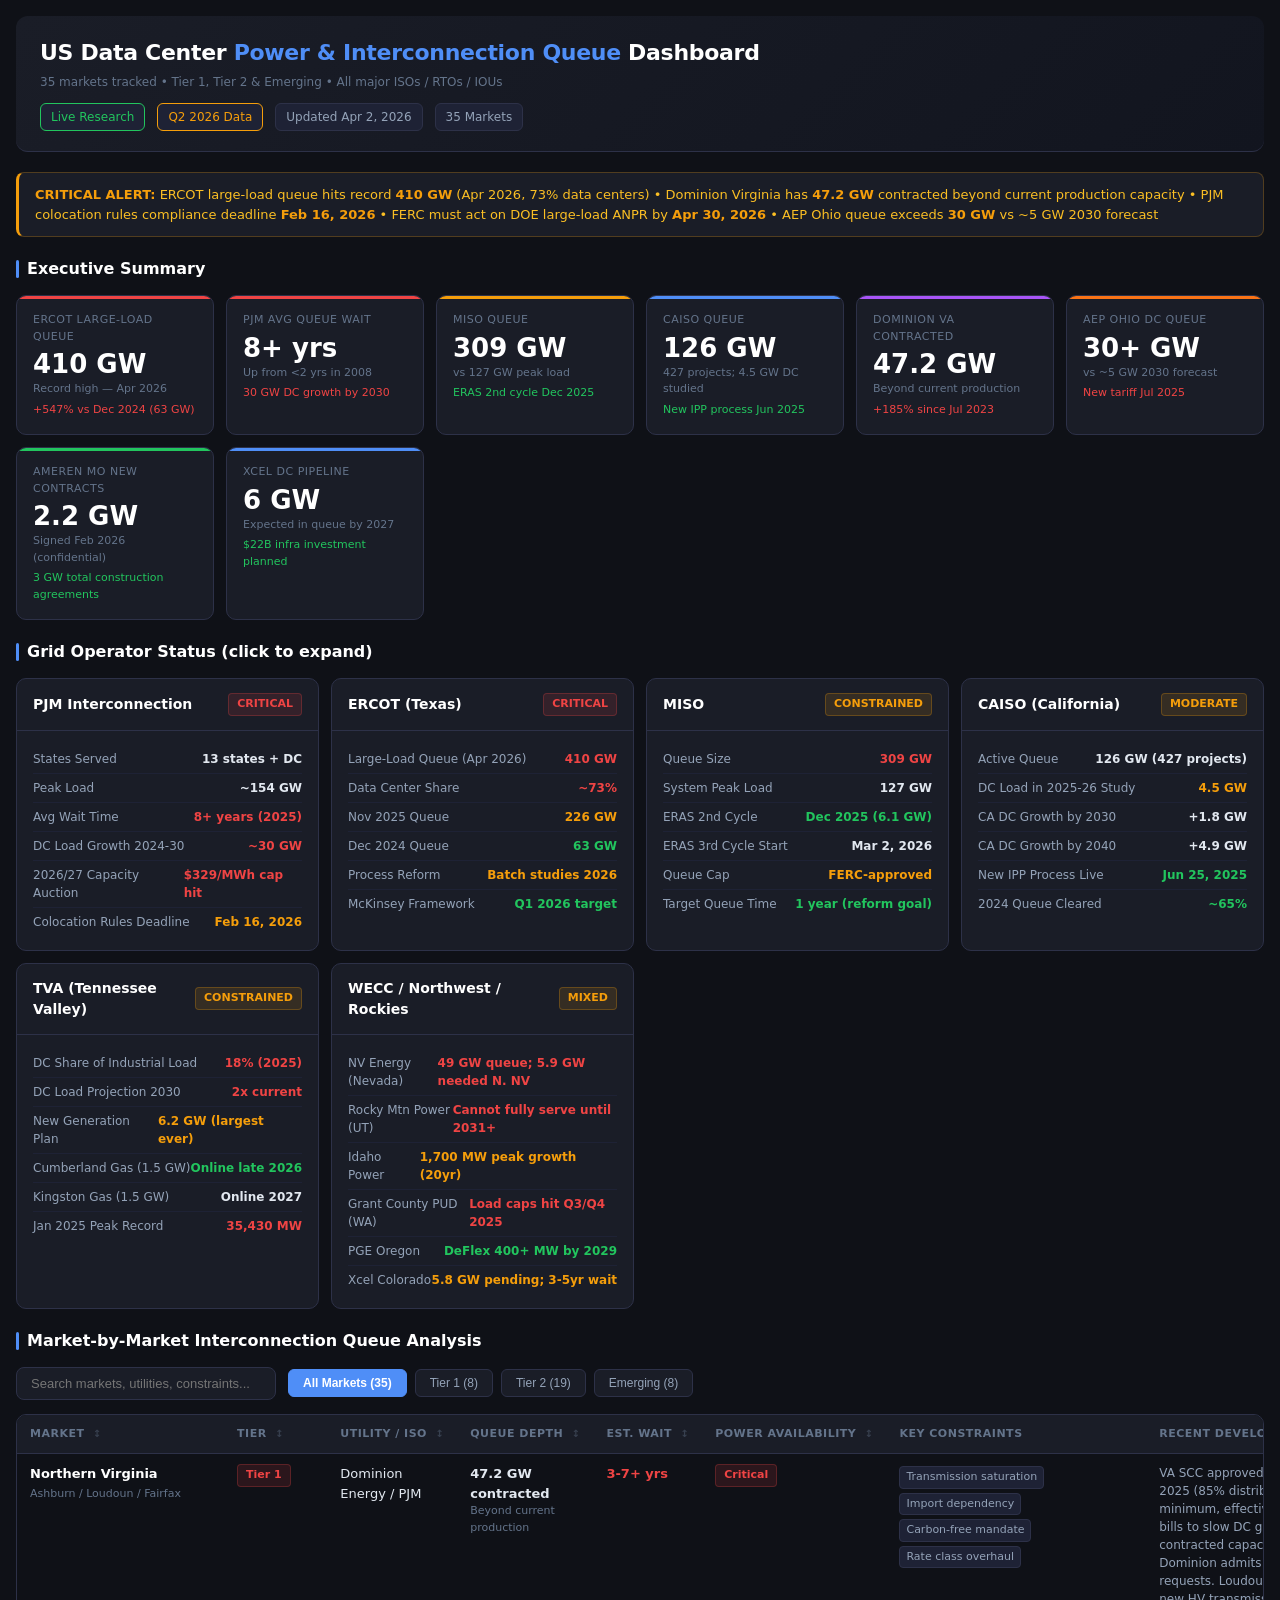
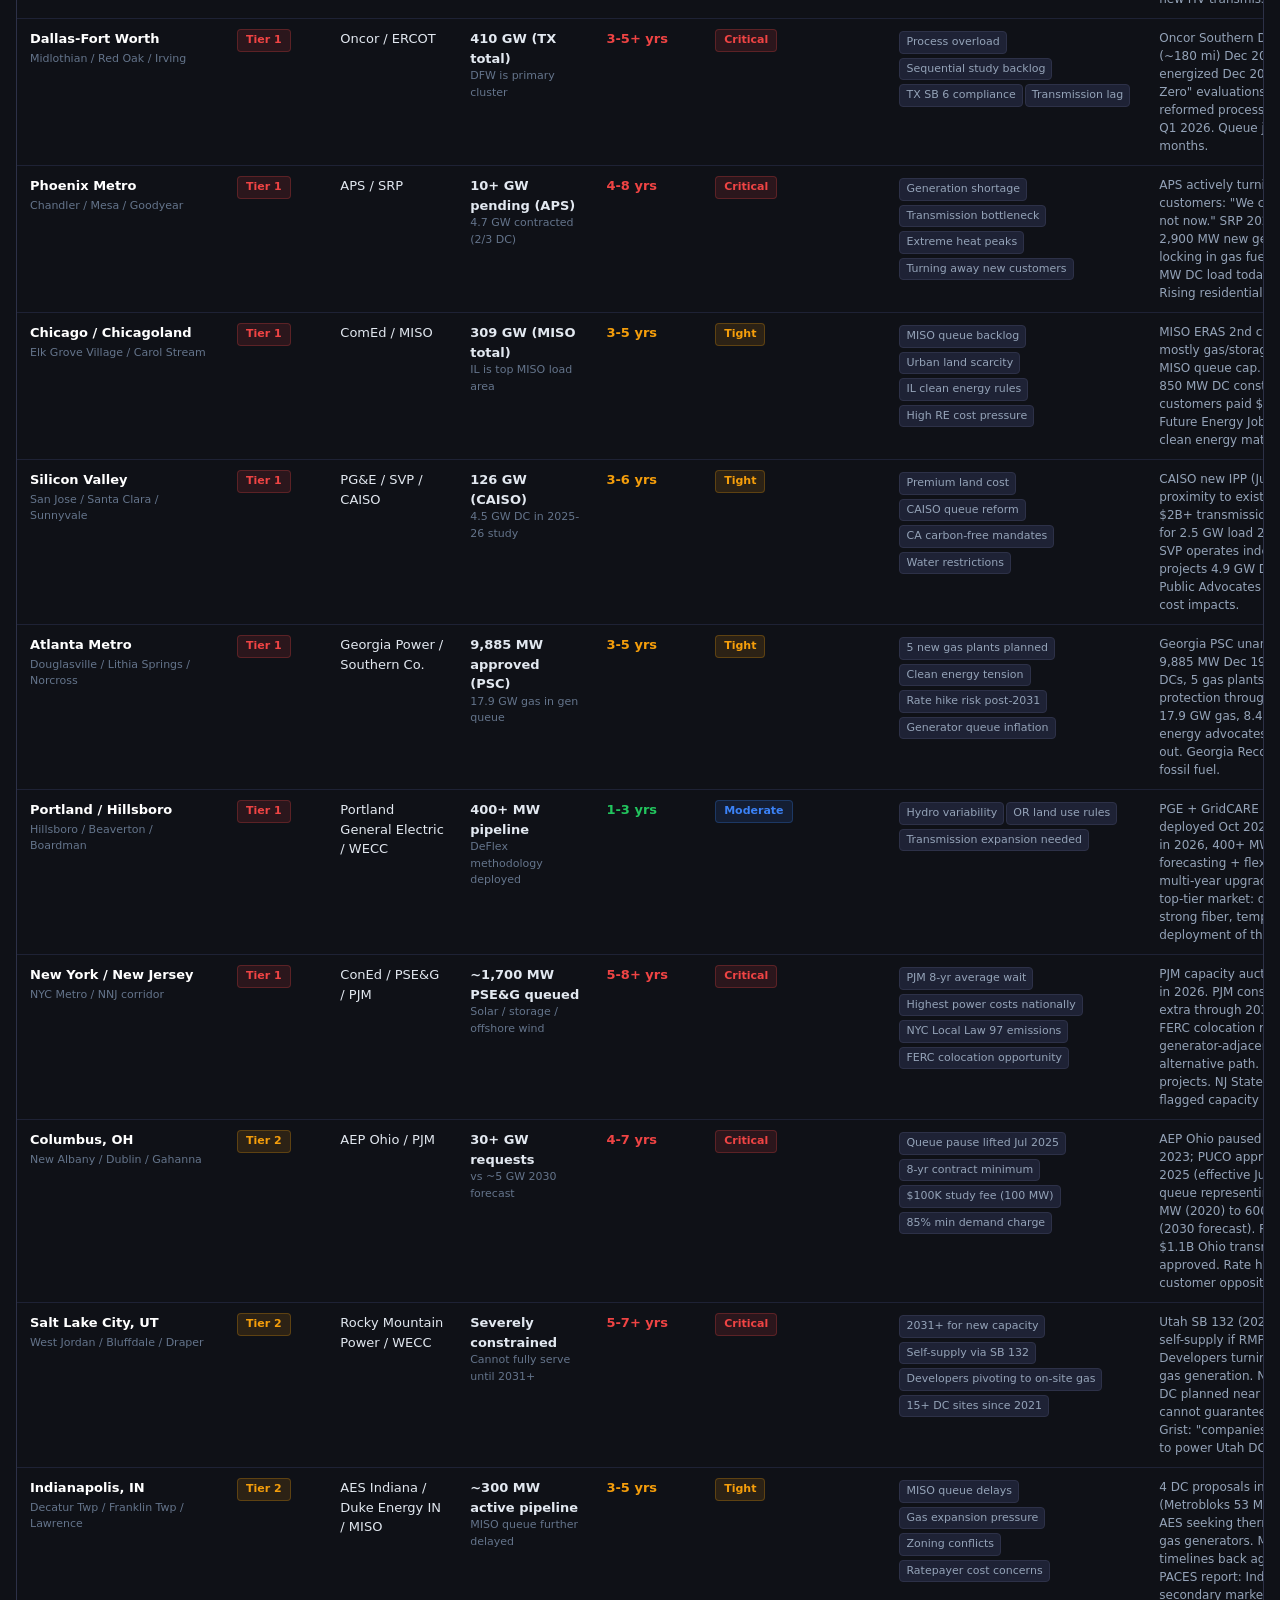
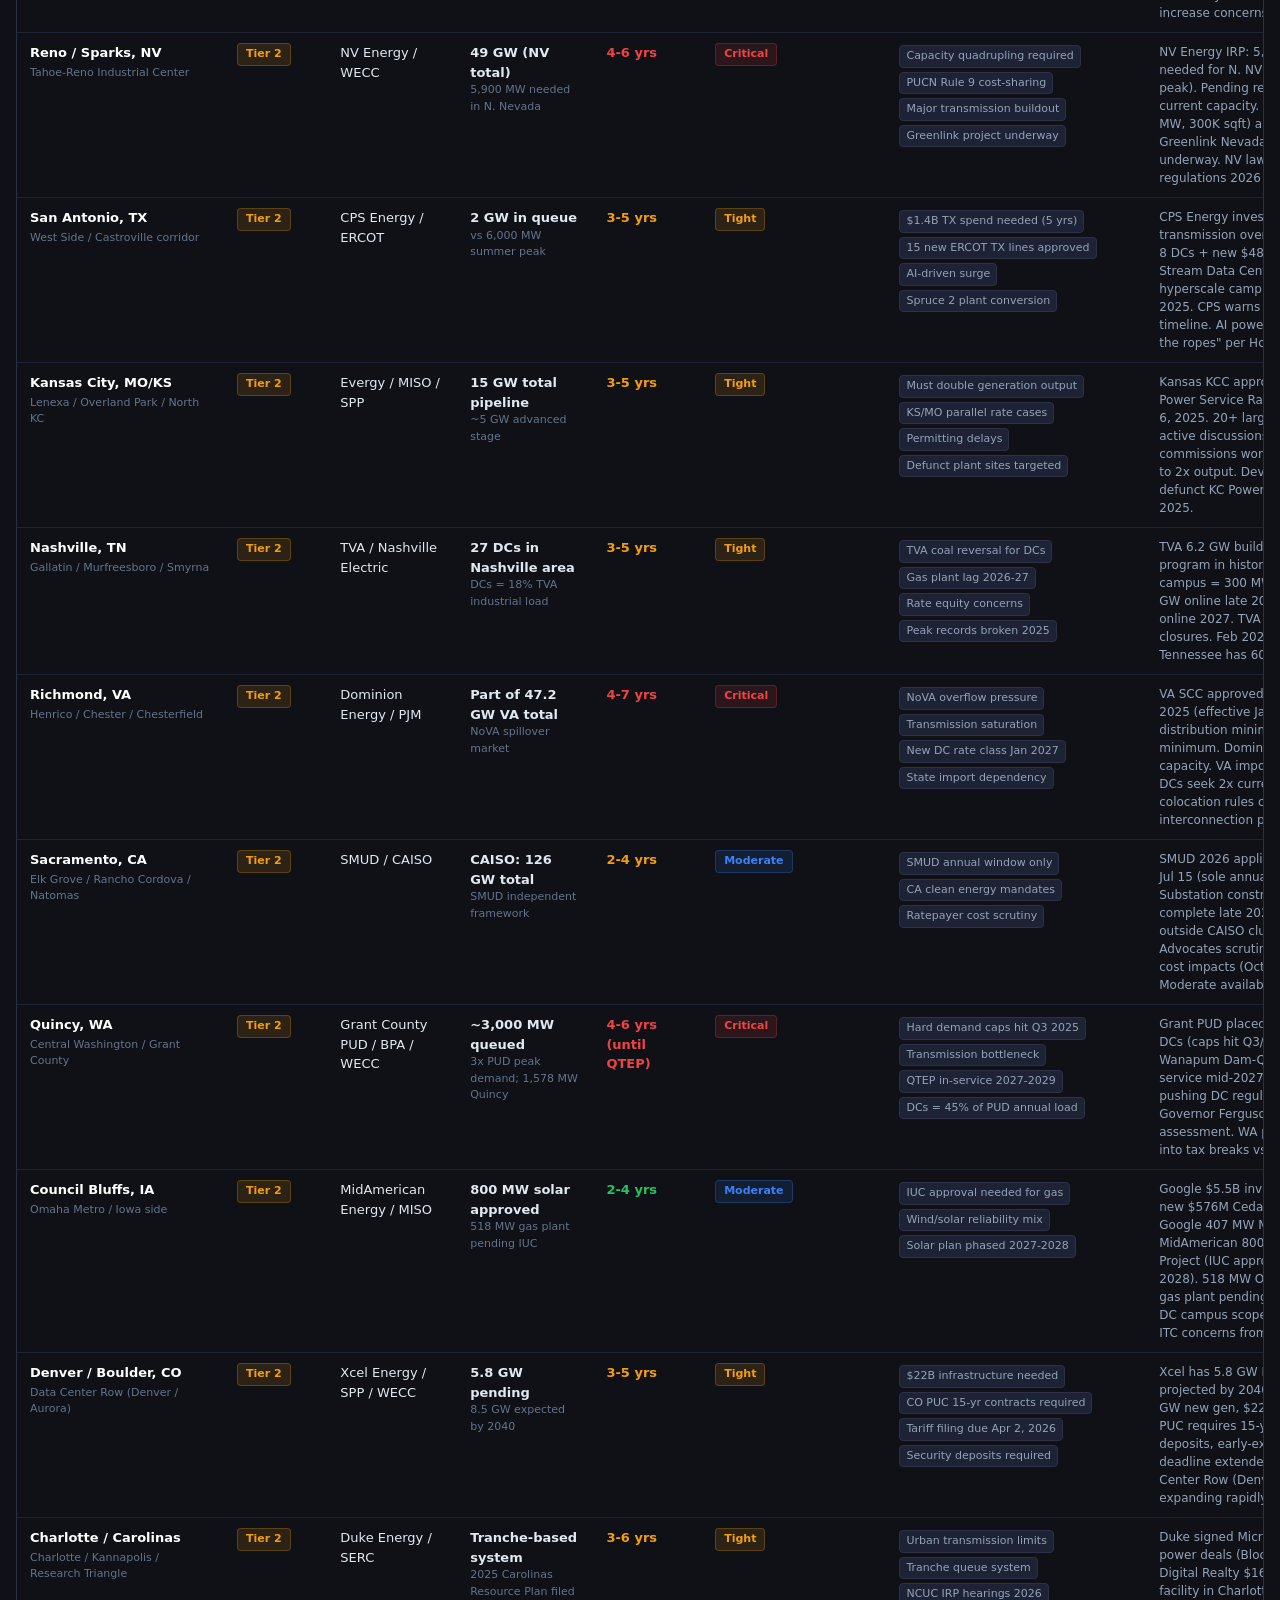
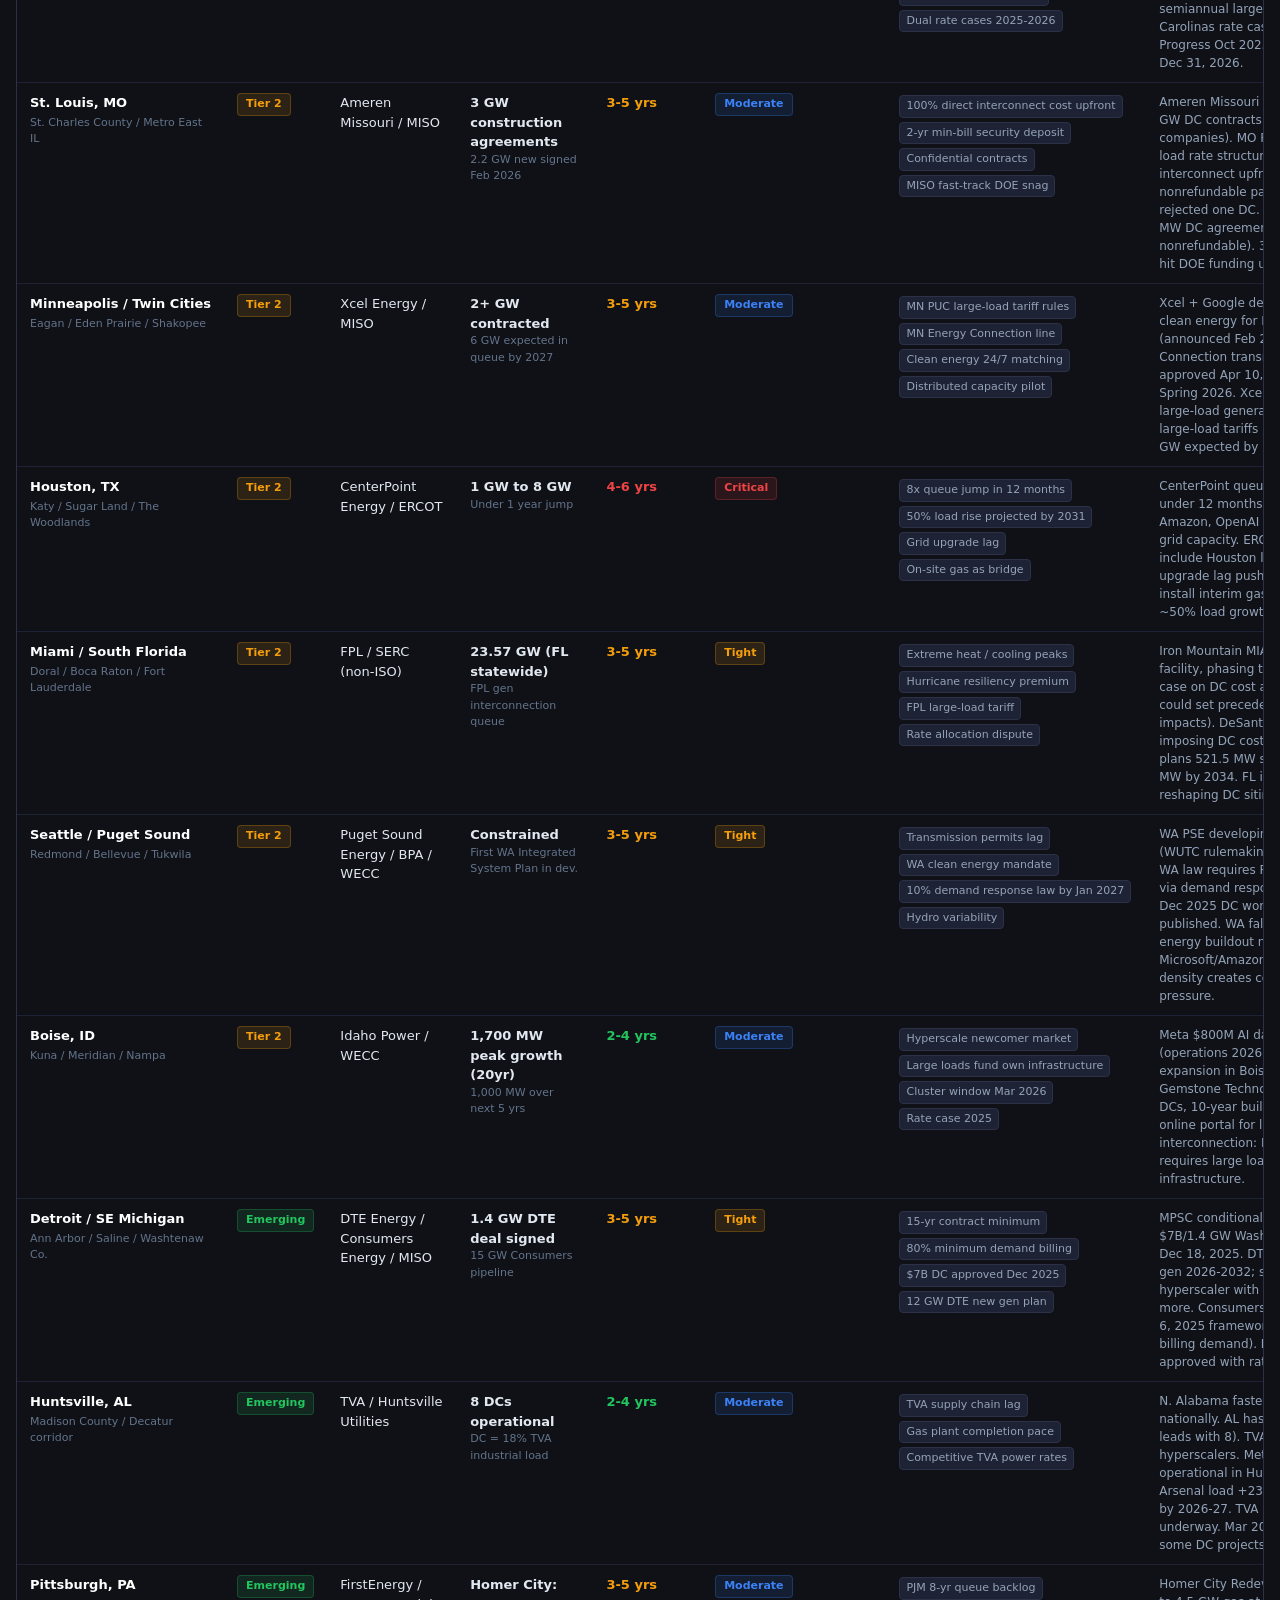
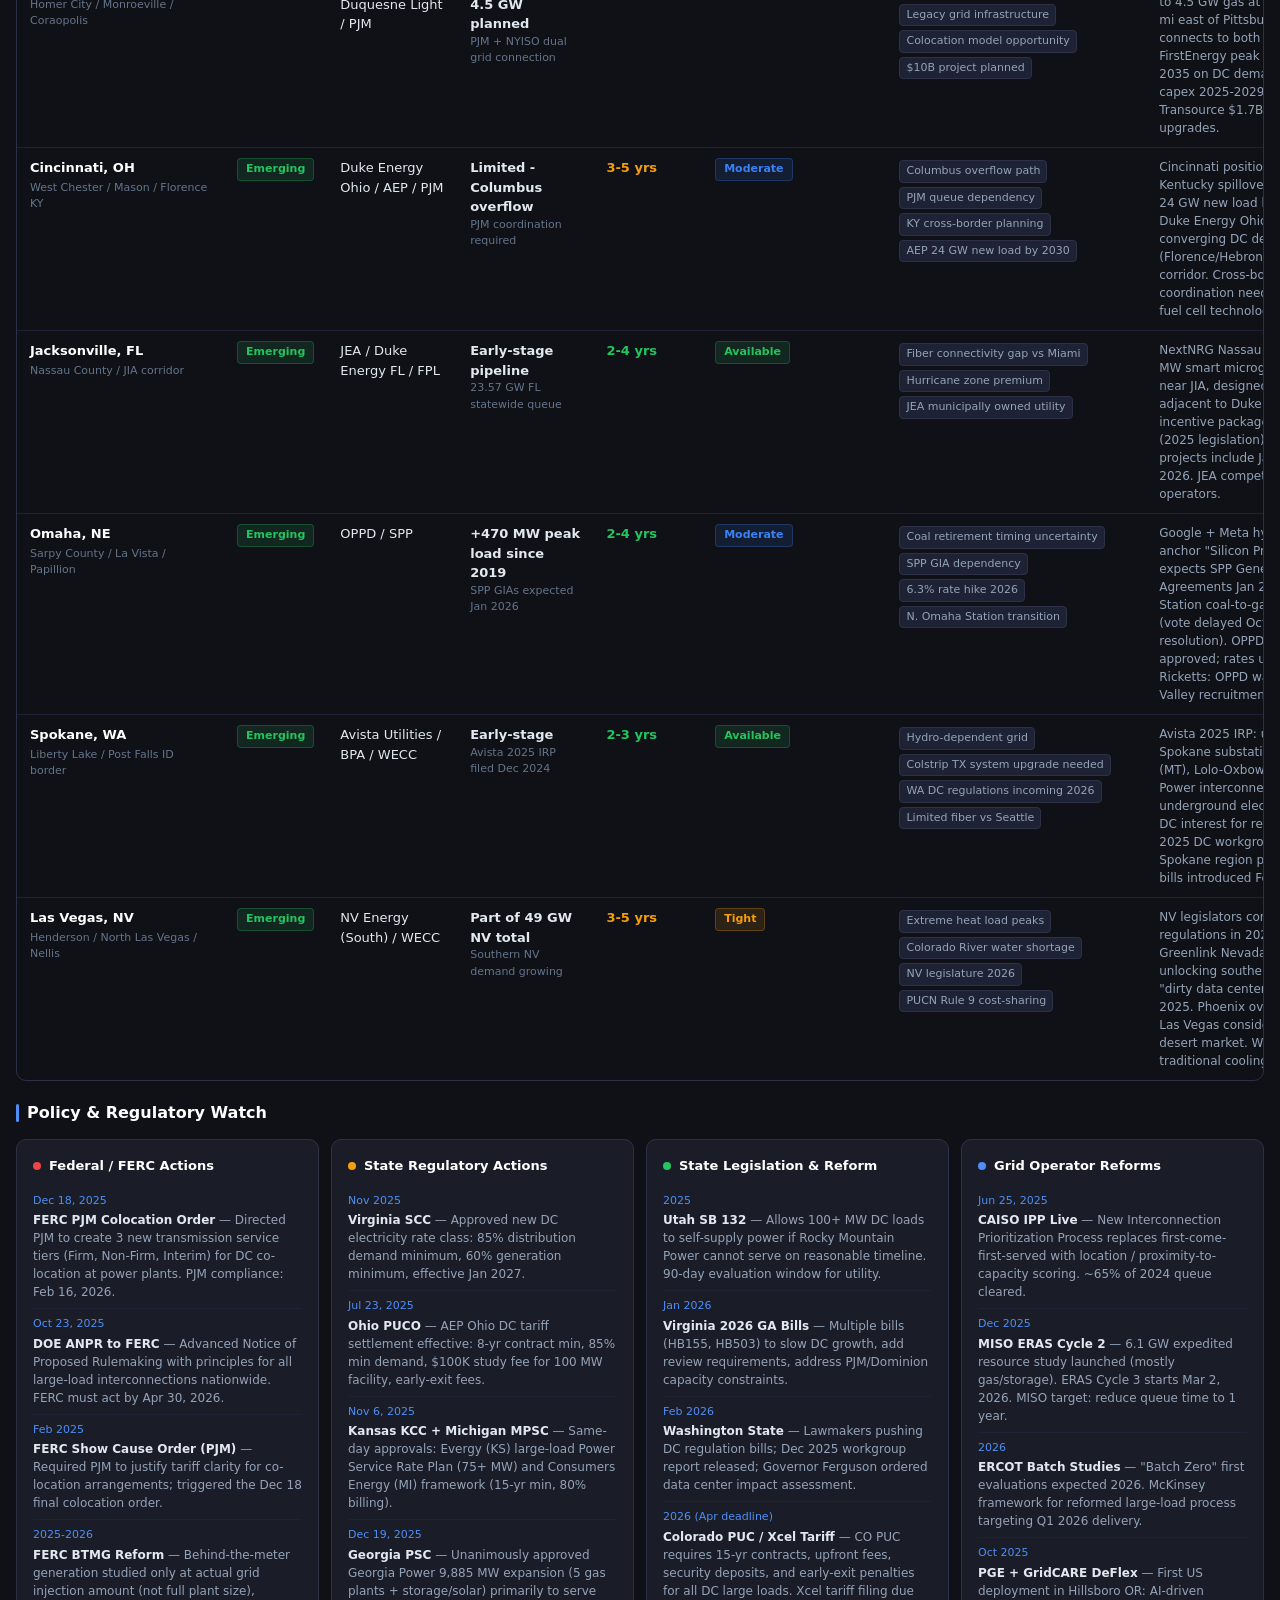
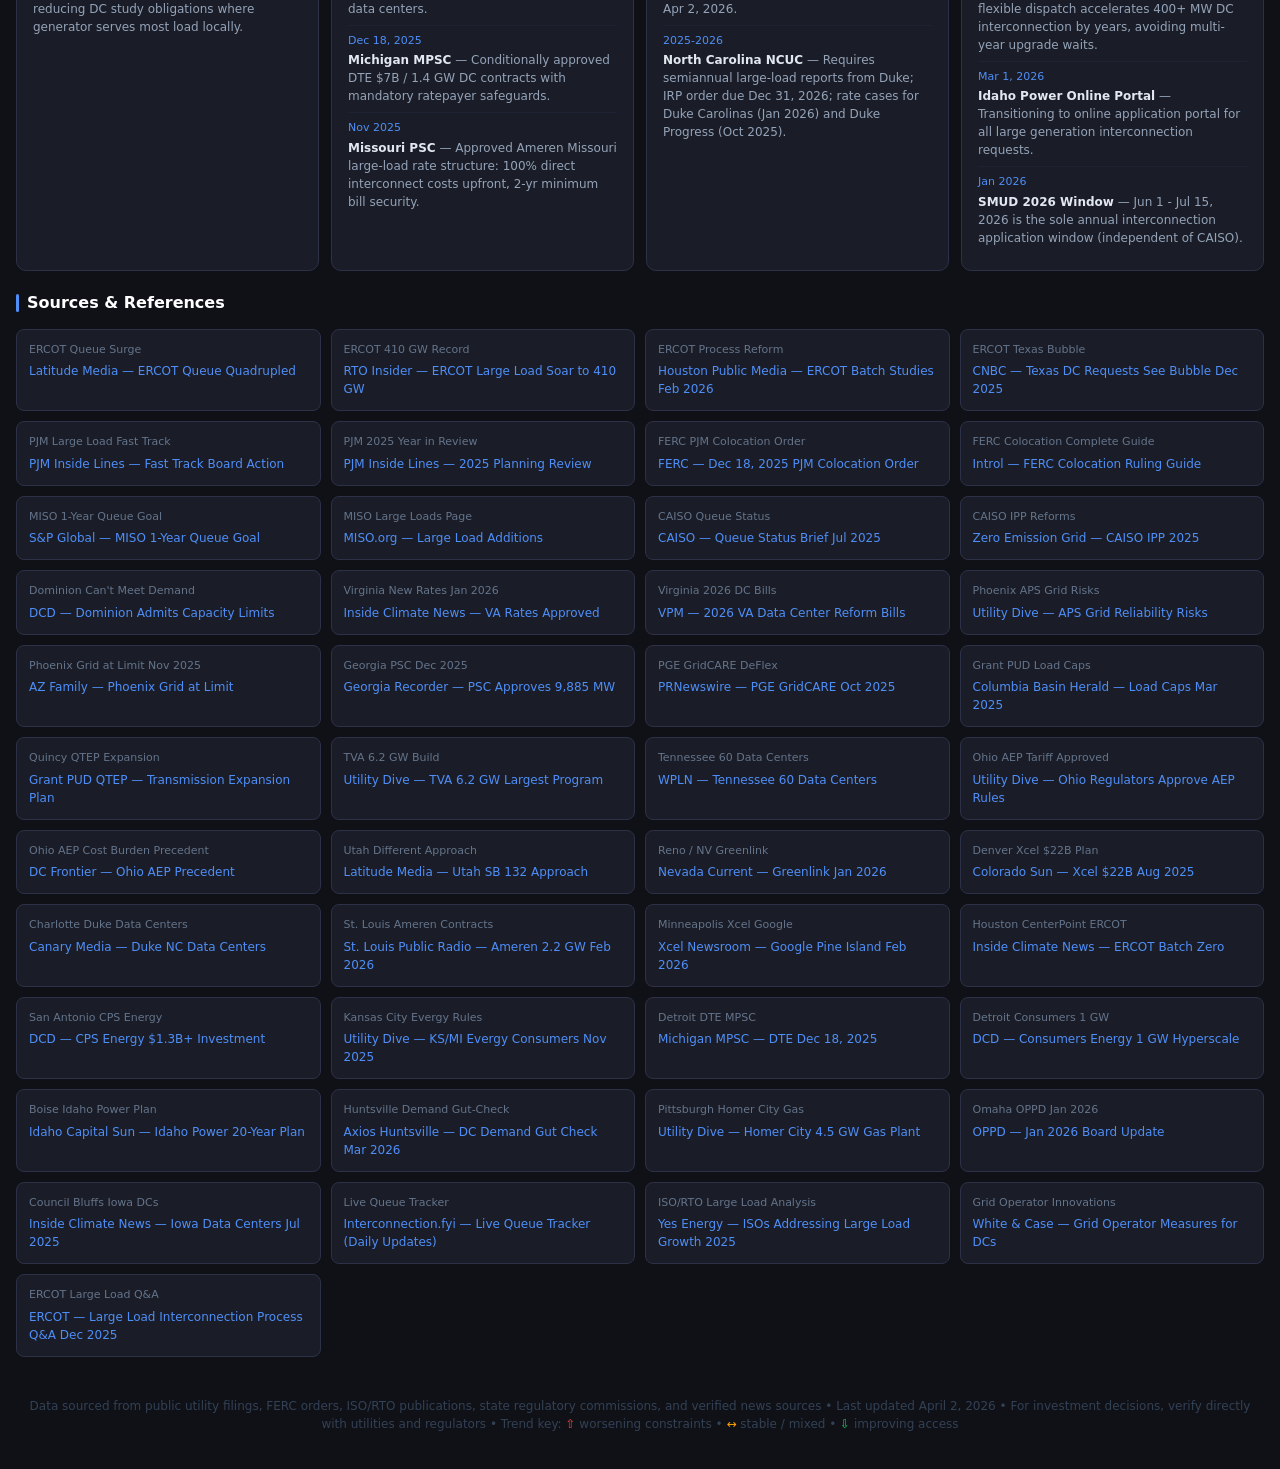
<file: power-dashboard/power-queue-dashboard.html>
<!DOCTYPE html>
<html lang="en">
<head>
<meta charset="UTF-8">
<meta name="viewport" content="width=device-width, initial-scale=1.0">
<title>US Data Center Power & Interconnection Queue Dashboard</title>
<style>
*{margin:0;padding:0;box-sizing:border-box}
body{background:#0f1117;color:#e2e8f0;font-family:'Segoe UI',system-ui,-apple-system,sans-serif;font-size:14px;line-height:1.5}
a{color:#4f8ef7;text-decoration:none}
a:hover{text-decoration:underline}
.container{max-width:1700px;margin:0 auto;padding:16px}
header{background:linear-gradient(135deg,#1a1d27 0%,#12151f 100%);border-bottom:1px solid #2d3148;padding:20px 24px;margin-bottom:20px;border-radius:12px;display:flex;justify-content:space-between;align-items:center;flex-wrap:wrap;gap:12px}
header h1{font-size:22px;font-weight:700;color:#fff;letter-spacing:-0.3px}
header h1 span{color:#4f8ef7}
.header-meta{display:flex;gap:12px;align-items:center;flex-wrap:wrap}
.badge{background:#1e2235;border:1px solid #2d3148;border-radius:6px;padding:4px 10px;font-size:12px;color:#94a3b8}
.badge.live{border-color:#22c55e;color:#22c55e}
.badge.warn{border-color:#f59e0b;color:#f59e0b}
.section-title{font-size:16px;font-weight:700;color:#fff;margin-bottom:14px;display:flex;align-items:center;gap:8px}
.section-title::before{content:'';display:inline-block;width:3px;height:18px;background:#4f8ef7;border-radius:2px}
.exec-grid{display:grid;grid-template-columns:repeat(auto-fit,minmax(190px,1fr));gap:12px;margin-bottom:20px}
.kpi-card{background:#1a1d27;border:1px solid #2d3148;border-radius:10px;padding:16px;position:relative;overflow:hidden}
.kpi-card::before{content:'';position:absolute;top:0;left:0;right:0;height:3px}
.kpi-card.blue::before{background:#4f8ef7}
.kpi-card.red::before{background:#ef4444}
.kpi-card.yellow::before{background:#f59e0b}
.kpi-card.green::before{background:#22c55e}
.kpi-card.purple::before{background:#a855f7}
.kpi-card.orange::before{background:#f97316}
.kpi-label{font-size:11px;color:#64748b;text-transform:uppercase;letter-spacing:0.5px;margin-bottom:6px}
.kpi-value{font-size:26px;font-weight:700;color:#fff;line-height:1}
.kpi-sub{font-size:11px;color:#64748b;margin-top:4px}
.kpi-trend{font-size:11px;color:#22c55e;margin-top:4px}
.kpi-trend.down{color:#ef4444}
.alert-bar{background:#1a1d27;border:1px solid #f59e0b40;border-left:3px solid #f59e0b;border-radius:8px;padding:12px 16px;margin-bottom:20px;font-size:13px;color:#fbbf24}
.alert-bar strong{color:#f59e0b}
.grid-ops{display:grid;grid-template-columns:repeat(auto-fit,minmax(270px,1fr));gap:12px;margin-bottom:20px}
.grid-card{background:#1a1d27;border:1px solid #2d3148;border-radius:10px;overflow:hidden;cursor:pointer;transition:border-color 0.2s}
.grid-card:hover{border-color:#4f8ef7}
.grid-card-header{padding:14px 16px;display:flex;justify-content:space-between;align-items:center;border-bottom:1px solid #2d3148}
.grid-card-header h3{font-size:14px;font-weight:700;color:#fff}
.grid-card-body{padding:14px 16px}
.grid-stat{display:flex;justify-content:space-between;align-items:center;padding:5px 0;border-bottom:1px solid #1e2235}
.grid-stat:last-child{border-bottom:none}
.grid-stat-label{color:#94a3b8;font-size:12px}
.grid-stat-value{color:#e2e8f0;font-weight:600;font-size:12px}
.grid-stat-value.red{color:#ef4444}
.grid-stat-value.yellow{color:#f59e0b}
.grid-stat-value.green{color:#22c55e}
.grid-card-expand{padding:0 16px;max-height:0;overflow:hidden;transition:max-height 0.35s ease,padding 0.2s}
.grid-card-expand.open{max-height:400px;padding:12px 16px}
.expand-note{font-size:12px;color:#64748b;line-height:1.6}
.controls{display:flex;gap:12px;align-items:center;flex-wrap:wrap;margin-bottom:14px}
.search-box{background:#1a1d27;border:1px solid #2d3148;border-radius:8px;padding:8px 14px;color:#e2e8f0;font-size:13px;width:260px;outline:none;transition:border-color 0.2s}
.search-box:focus{border-color:#4f8ef7}
.filter-btns{display:flex;gap:8px;flex-wrap:wrap}
.fbtn{background:#1a1d27;border:1px solid #2d3148;border-radius:6px;padding:6px 14px;color:#94a3b8;font-size:12px;cursor:pointer;transition:all 0.2s}
.fbtn:hover{border-color:#4f8ef7;color:#e2e8f0}
.fbtn.active{background:#4f8ef7;border-color:#4f8ef7;color:#fff;font-weight:600}
.fbtn.t1.active{background:#ef4444;border-color:#ef4444}
.fbtn.t2.active{background:#f59e0b;border-color:#f59e0b}
.fbtn.em.active{background:#22c55e;border-color:#22c55e}
.table-wrap{overflow-x:auto;border-radius:10px;border:1px solid #2d3148;margin-bottom:20px}
table{width:100%;border-collapse:collapse;min-width:1100px}
thead tr{background:#1a1d27}
th{padding:11px 13px;text-align:left;font-size:11px;font-weight:600;color:#64748b;text-transform:uppercase;letter-spacing:0.5px;cursor:pointer;white-space:nowrap;user-select:none;border-bottom:1px solid #2d3148}
th:hover{color:#e2e8f0}
th .sort-icon{display:inline-block;margin-left:4px;opacity:0.4;font-size:10px}
th.sorted .sort-icon{opacity:1;color:#4f8ef7}
tbody tr{border-bottom:1px solid #1e2235;transition:background 0.15s}
tbody tr:hover{background:#1a1d27}
tbody tr:last-child{border-bottom:none}
td{padding:10px 13px;font-size:13px;vertical-align:top}
.market-name{font-weight:600;color:#fff;white-space:nowrap}
.market-sub{font-size:11px;color:#64748b;margin-top:2px}
.tier-badge{display:inline-block;padding:2px 8px;border-radius:4px;font-size:11px;font-weight:600;white-space:nowrap}
.tier-1{background:#ef444420;color:#ef4444;border:1px solid #ef444440}
.tier-2{background:#f59e0b20;color:#f59e0b;border:1px solid #f59e0b40}
.tier-em{background:#22c55e20;color:#22c55e;border:1px solid #22c55e40}
.avail-badge{display:inline-block;padding:2px 8px;border-radius:4px;font-size:11px;font-weight:600}
.avail-critical{background:#ef444420;color:#ef4444;border:1px solid #ef444440}
.avail-tight{background:#f59e0b20;color:#f59e0b;border:1px solid #f59e0b40}
.avail-moderate{background:#3b82f620;color:#3b82f6;border:1px solid #3b82f640}
.avail-available{background:#22c55e20;color:#22c55e;border:1px solid #22c55e40}
.trend-up{color:#ef4444;font-weight:700;font-size:16px}
.trend-flat{color:#f59e0b;font-weight:700;font-size:16px}
.trend-down{color:#22c55e;font-weight:700;font-size:16px}
.constraint-tag{display:inline-block;background:#1e2235;border:1px solid #2d3148;border-radius:4px;padding:2px 6px;font-size:11px;color:#94a3b8;margin:2px 2px 2px 0;white-space:nowrap}
.dev-text{font-size:12px;color:#94a3b8;line-height:1.5;max-width:260px}
.queue-val{font-weight:700;color:#e2e8f0;font-size:13px}
.queue-sub{font-size:11px;color:#64748b}
.wait-val{font-weight:600;color:#e2e8f0}
.policy-grid{display:grid;grid-template-columns:repeat(auto-fit,minmax(300px,1fr));gap:12px;margin-bottom:20px}
.policy-card{background:#1a1d27;border:1px solid #2d3148;border-radius:10px;padding:16px}
.policy-card h4{font-size:13px;font-weight:700;color:#fff;margin-bottom:10px;display:flex;align-items:center;gap:8px}
.policy-card h4 .dot{width:8px;height:8px;border-radius:50%;flex-shrink:0}
.policy-item{padding:7px 0;border-bottom:1px solid #1e2235;font-size:12px;color:#94a3b8;line-height:1.5}
.policy-item:last-child{border-bottom:none}
.policy-item strong{color:#e2e8f0}
.policy-item .date{font-size:11px;color:#4f8ef7;margin-bottom:2px}
.sources-grid{display:grid;grid-template-columns:repeat(auto-fit,minmax(260px,1fr));gap:10px;margin-bottom:20px}
.source-item{background:#1a1d27;border:1px solid #2d3148;border-radius:8px;padding:12px;font-size:12px}
.source-item a{color:#4f8ef7}
.source-item .src-label{font-size:11px;color:#64748b;margin-bottom:4px}
footer{text-align:center;color:#334155;font-size:12px;padding:20px 0}
.hidden{display:none}
@media(max-width:768px){
  header{flex-direction:column;align-items:flex-start}
  .search-box{width:100%}
  .exec-grid{grid-template-columns:repeat(2,1fr)}
}
</style>
</head>
<body>
<div class="container">

<header>
  <div>
    <h1>US Data Center <span>Power &amp; Interconnection Queue</span> Dashboard</h1>
    <div style="font-size:12px;color:#64748b;margin-top:4px">35 markets tracked &bull; Tier 1, Tier 2 &amp; Emerging &bull; All major ISOs / RTOs / IOUs</div>
  </div>
  <div class="header-meta">
    <span class="badge live">Live Research</span>
    <span class="badge warn">Q2 2026 Data</span>
    <span class="badge">Updated Apr 2, 2026</span>
    <span class="badge">35 Markets</span>
  </div>
</header>

<div class="alert-bar">
  <strong>CRITICAL ALERT:</strong> ERCOT large-load queue hits record <strong>410 GW</strong> (Apr 2026, 73% data centers) &bull; Dominion Virginia has <strong>47.2 GW</strong> contracted beyond current production capacity &bull; PJM colocation rules compliance deadline <strong>Feb 16, 2026</strong> &bull; FERC must act on DOE large-load ANPR by <strong>Apr 30, 2026</strong> &bull; AEP Ohio queue exceeds <strong>30 GW</strong> vs ~5 GW 2030 forecast
</div>

<div class="section-title">Executive Summary</div>
<div class="exec-grid">
  <div class="kpi-card red">
    <div class="kpi-label">ERCOT Large-Load Queue</div>
    <div class="kpi-value">410 GW</div>
    <div class="kpi-sub">Record high &mdash; Apr 2026</div>
    <div class="kpi-trend down">+547% vs Dec 2024 (63 GW)</div>
  </div>
  <div class="kpi-card red">
    <div class="kpi-label">PJM Avg Queue Wait</div>
    <div class="kpi-value">8+ yrs</div>
    <div class="kpi-sub">Up from &lt;2 yrs in 2008</div>
    <div class="kpi-trend down">30 GW DC growth by 2030</div>
  </div>
  <div class="kpi-card yellow">
    <div class="kpi-label">MISO Queue</div>
    <div class="kpi-value">309 GW</div>
    <div class="kpi-sub">vs 127 GW peak load</div>
    <div class="kpi-trend">ERAS 2nd cycle Dec 2025</div>
  </div>
  <div class="kpi-card blue">
    <div class="kpi-label">CAISO Queue</div>
    <div class="kpi-value">126 GW</div>
    <div class="kpi-sub">427 projects; 4.5 GW DC studied</div>
    <div class="kpi-trend">New IPP process Jun 2025</div>
  </div>
  <div class="kpi-card purple">
    <div class="kpi-label">Dominion VA Contracted</div>
    <div class="kpi-value">47.2 GW</div>
    <div class="kpi-sub">Beyond current production</div>
    <div class="kpi-trend down">+185% since Jul 2023</div>
  </div>
  <div class="kpi-card orange">
    <div class="kpi-label">AEP Ohio DC Queue</div>
    <div class="kpi-value">30+ GW</div>
    <div class="kpi-sub">vs ~5 GW 2030 forecast</div>
    <div class="kpi-trend down">New tariff Jul 2025</div>
  </div>
  <div class="kpi-card green">
    <div class="kpi-label">Ameren MO New Contracts</div>
    <div class="kpi-value">2.2 GW</div>
    <div class="kpi-sub">Signed Feb 2026 (confidential)</div>
    <div class="kpi-trend">3 GW total construction agreements</div>
  </div>
  <div class="kpi-card blue">
    <div class="kpi-label">Xcel DC Pipeline</div>
    <div class="kpi-value">6 GW</div>
    <div class="kpi-sub">Expected in queue by 2027</div>
    <div class="kpi-trend">$22B infra investment planned</div>
  </div>
</div>

<div class="section-title">Grid Operator Status (click to expand)</div>
<div class="grid-ops">

  <div class="grid-card" onclick="toggleCard('pjm')">
    <div class="grid-card-header">
      <h3>PJM Interconnection</h3>
      <span class="tier-badge tier-1">CRITICAL</span>
    </div>
    <div class="grid-card-body">
      <div class="grid-stat"><span class="grid-stat-label">States Served</span><span class="grid-stat-value">13 states + DC</span></div>
      <div class="grid-stat"><span class="grid-stat-label">Peak Load</span><span class="grid-stat-value">~154 GW</span></div>
      <div class="grid-stat"><span class="grid-stat-label">Avg Wait Time</span><span class="grid-stat-value red">8+ years (2025)</span></div>
      <div class="grid-stat"><span class="grid-stat-label">DC Load Growth 2024-30</span><span class="grid-stat-value red">~30 GW</span></div>
      <div class="grid-stat"><span class="grid-stat-label">2026/27 Capacity Auction</span><span class="grid-stat-value red">$329/MWh cap hit</span></div>
      <div class="grid-stat"><span class="grid-stat-label">Colocation Rules Deadline</span><span class="grid-stat-value yellow">Feb 16, 2026</span></div>
    </div>
    <div class="grid-card-expand" id="pjm">
      <div class="expand-note">FERC issued unanimous Dec 18, 2025 order directing PJM to establish data center co-location rules with 3 new transmission service tiers (Firm, Non-Firm, Interim). PJM Board fast-tracked large-load reliability effort via CIFP. Transition queue largely cleared; new 1-2 year processing target for GIAs. ~57 GW have signed or been offered GIAs. PJM consumers face $100B extra through 2033 from DC demand surge. Sources: <a href="https://insidelines.pjm.com/pjm-board-fast-tracks-effort-to-reliably-serve-large-loads/" target="_blank">PJM Inside Lines</a>, <a href="https://www.ferc.gov/news-events/news/ferc-directs-nations-largest-grid-operator-create-new-rules-embrace-innovation-and" target="_blank">FERC Order Dec 2025</a></div>
    </div>
  </div>

  <div class="grid-card" onclick="toggleCard('ercot')">
    <div class="grid-card-header">
      <h3>ERCOT (Texas)</h3>
      <span class="tier-badge tier-1">CRITICAL</span>
    </div>
    <div class="grid-card-body">
      <div class="grid-stat"><span class="grid-stat-label">Large-Load Queue (Apr 2026)</span><span class="grid-stat-value red">410 GW</span></div>
      <div class="grid-stat"><span class="grid-stat-label">Data Center Share</span><span class="grid-stat-value red">~73%</span></div>
      <div class="grid-stat"><span class="grid-stat-label">Nov 2025 Queue</span><span class="grid-stat-value yellow">226 GW</span></div>
      <div class="grid-stat"><span class="grid-stat-label">Dec 2024 Queue</span><span class="grid-stat-value green">63 GW</span></div>
      <div class="grid-stat"><span class="grid-stat-label">Process Reform</span><span class="grid-stat-value yellow">Batch studies 2026</span></div>
      <div class="grid-stat"><span class="grid-stat-label">McKinsey Framework</span><span class="grid-stat-value green">Q1 2026 target</span></div>
    </div>
    <div class="grid-card-expand" id="ercot">
      <div class="expand-note">ERCOT legacy process designed for 40-50 large loads; now managing 410 GW. "Batch Zero" first evaluations expected 2026. Oncor Southern DFW filed 765-kV line (~180 mi) Dec 2025; regulator decision Jun 2026, energized Dec 2028. Texas SB 6 (2023) implementation ongoing. CenterPoint (Houston) queue: 1 GW to 8 GW in under one year. Sources: <a href="https://www.latitudemedia.com/news/ercots-large-load-queue-has-nearly-quadrupled-in-a-single-year/" target="_blank">Latitude Media</a>, <a href="https://www.rtoinsider.com/129421-ercot-large-load-requests-soar-again/" target="_blank">RTO Insider</a></div>
    </div>
  </div>

  <div class="grid-card" onclick="toggleCard('miso')">
    <div class="grid-card-header">
      <h3>MISO</h3>
      <span class="tier-badge tier-2">CONSTRAINED</span>
    </div>
    <div class="grid-card-body">
      <div class="grid-stat"><span class="grid-stat-label">Queue Size</span><span class="grid-stat-value red">309 GW</span></div>
      <div class="grid-stat"><span class="grid-stat-label">System Peak Load</span><span class="grid-stat-value">127 GW</span></div>
      <div class="grid-stat"><span class="grid-stat-label">ERAS 2nd Cycle</span><span class="grid-stat-value green">Dec 2025 (6.1 GW)</span></div>
      <div class="grid-stat"><span class="grid-stat-label">ERAS 3rd Cycle Start</span><span class="grid-stat-value">Mar 2, 2026</span></div>
      <div class="grid-stat"><span class="grid-stat-label">Queue Cap</span><span class="grid-stat-value yellow">FERC-approved</span></div>
      <div class="grid-stat"><span class="grid-stat-label">Target Queue Time</span><span class="grid-stat-value green">1 year (reform goal)</span></div>
    </div>
    <div class="grid-card-expand" id="miso">
      <div class="expand-note">MISO launched Expedited Resource Addition Study (ERAS) for fast-track capacity. 2025 DPP cycle: applications closed Oct 7, 2025; Phase 1 began Jan 5, 2026. FERC approved MISO queue cap. Members seeing unprecedented large-load surge from data centers and advanced manufacturing. MISO path to 1-year queue via reforms and technology. Sources: <a href="https://www.misoenergy.org/planning/large-loads---container-page/large-load-additions/" target="_blank">MISO Large Loads</a>, <a href="https://www.spglobal.com/energy/en/news-research/latest-news/electric-power/022525-miso-on-path-to-reduce-queue-process-to-one-year-with-reforms-technology-executive" target="_blank">S&P Global</a></div>
    </div>
  </div>

  <div class="grid-card" onclick="toggleCard('caiso')">
    <div class="grid-card-header">
      <h3>CAISO (California)</h3>
      <span class="tier-badge tier-2">MODERATE</span>
    </div>
    <div class="grid-card-body">
      <div class="grid-stat"><span class="grid-stat-label">Active Queue</span><span class="grid-stat-value">126 GW (427 projects)</span></div>
      <div class="grid-stat"><span class="grid-stat-label">DC Load in 2025-26 Study</span><span class="grid-stat-value yellow">4.5 GW</span></div>
      <div class="grid-stat"><span class="grid-stat-label">CA DC Growth by 2030</span><span class="grid-stat-value">+1.8 GW</span></div>
      <div class="grid-stat"><span class="grid-stat-label">CA DC Growth by 2040</span><span class="grid-stat-value">+4.9 GW</span></div>
      <div class="grid-stat"><span class="grid-stat-label">New IPP Process Live</span><span class="grid-stat-value green">Jun 25, 2025</span></div>
      <div class="grid-stat"><span class="grid-stat-label">2024 Queue Cleared</span><span class="grid-stat-value green">~65%</span></div>
    </div>
    <div class="grid-card-expand" id="caiso">
      <div class="expand-note">CAISO's Interconnection Prioritization Process (IPP) replaces first-come-first-served with proximity-to-capacity scoring. South Bay $2B+ transmission plan approved May 2025 for 2.5 GW of DC and EV load 2026-2039. SMUD operates independently (2026 window: Jun 1 - Jul 15). CA Public Advocates scrutinizing DC ratepayer cost shifts Oct 2025. Sources: <a href="https://www.caiso.com/documents/briefing-on-the-status-of-interconnection-process-enhancements-and-the-interconnection-queue-jul-2025.pdf" target="_blank">CAISO Jul 2025 Brief</a>, <a href="https://www.zeroemissiongrid.com/iso-rto-meeting-summaries/caiso-interconnection-reforms-2025/" target="_blank">ZEG</a></div>
    </div>
  </div>

  <div class="grid-card" onclick="toggleCard('tva')">
    <div class="grid-card-header">
      <h3>TVA (Tennessee Valley)</h3>
      <span class="tier-badge tier-2">CONSTRAINED</span>
    </div>
    <div class="grid-card-body">
      <div class="grid-stat"><span class="grid-stat-label">DC Share of Industrial Load</span><span class="grid-stat-value red">18% (2025)</span></div>
      <div class="grid-stat"><span class="grid-stat-label">DC Load Projection 2030</span><span class="grid-stat-value red">2x current</span></div>
      <div class="grid-stat"><span class="grid-stat-label">New Generation Plan</span><span class="grid-stat-value yellow">6.2 GW (largest ever)</span></div>
      <div class="grid-stat"><span class="grid-stat-label">Cumberland Gas (1.5 GW)</span><span class="grid-stat-value green">Online late 2026</span></div>
      <div class="grid-stat"><span class="grid-stat-label">Kingston Gas (1.5 GW)</span><span class="grid-stat-value">Online 2027</span></div>
      <div class="grid-stat"><span class="grid-stat-label">Jan 2025 Peak Record</span><span class="grid-stat-value red">35,430 MW</span></div>
    </div>
    <div class="grid-card-expand" id="tva">
      <div class="expand-note">TVA reversed planned coal closures to meet AI DC demand. Tennessee has 60 DCs; 27 in Nashville area. Meta Gallatin campus = 300 MW. TVA $330M new system operations center online 2026. Feb 2026 rate fairness pledge after ratepayer concerns. DC load was 1% of demand six years ago, now 18% of industrial load. Sources: <a href="https://www.utilitydive.com/news/tva-tennessee-valley-authority-nuclear-gas-demand-growth/811306/" target="_blank">Utility Dive</a>, <a href="https://www.datacenterdynamics.com/en/news/tennessee-utility-tva-projects-data-center-load-to-double-across-service-area-by-2030/" target="_blank">DCD</a></div>
    </div>
  </div>

  <div class="grid-card" onclick="toggleCard('wecc')">
    <div class="grid-card-header">
      <h3>WECC / Northwest / Rockies</h3>
      <span class="tier-badge tier-2">MIXED</span>
    </div>
    <div class="grid-card-body">
      <div class="grid-stat"><span class="grid-stat-label">NV Energy (Nevada)</span><span class="grid-stat-value red">49 GW queue; 5.9 GW needed N. NV</span></div>
      <div class="grid-stat"><span class="grid-stat-label">Rocky Mtn Power (UT)</span><span class="grid-stat-value red">Cannot fully serve until 2031+</span></div>
      <div class="grid-stat"><span class="grid-stat-label">Idaho Power</span><span class="grid-stat-value yellow">1,700 MW peak growth (20yr)</span></div>
      <div class="grid-stat"><span class="grid-stat-label">Grant County PUD (WA)</span><span class="grid-stat-value red">Load caps hit Q3/Q4 2025</span></div>
      <div class="grid-stat"><span class="grid-stat-label">PGE Oregon</span><span class="grid-stat-value green">DeFlex 400+ MW by 2029</span></div>
      <div class="grid-stat"><span class="grid-stat-label">Xcel Colorado</span><span class="grid-stat-value yellow">5.8 GW pending; 3-5yr wait</span></div>
    </div>
    <div class="grid-card-expand" id="wecc">
      <div class="expand-note">Utah SB 132 (2025) lets RMP large loads (100+ MW) self-supply if utility cannot serve on reasonable timeline. Grant PUD implementing QTEP (Quincy Transmission Expansion Plan) — new Wanapum Dam line by 2029, segment in service mid-2027. PGE + GridCARE DeFlex deployed Oct 2025: 80 MW incremental by 2026, 400+ MW by 2029 via AI forecasting and flexible dispatch. Sources: <a href="https://www.latitudemedia.com/news/utah-is-taking-a-different-approach-to-new-data-center-load/" target="_blank">Latitude Media UT</a>, <a href="https://grantpudqtep.org/" target="_blank">QTEP</a>, <a href="https://www.prnewswire.com/news-releases/portland-general-electric-and-gridcare-accelerate-hundreds-of-megawatts-of-data-center-power-in-leading-us-market-302577731.html" target="_blank">PGE/GridCARE</a></div>
    </div>
  </div>

</div>

<div class="section-title">Market-by-Market Interconnection Queue Analysis</div>
<div class="controls">
  <input type="text" class="search-box" id="searchBox" placeholder="Search markets, utilities, constraints..." oninput="filterTable()">
  <div class="filter-btns">
    <button class="fbtn active" onclick="setFilter('all',this)">All Markets (35)</button>
    <button class="fbtn t1" onclick="setFilter('Tier 1',this)">Tier 1 (8)</button>
    <button class="fbtn t2" onclick="setFilter('Tier 2',this)">Tier 2 (19)</button>
    <button class="fbtn em" onclick="setFilter('Emerging',this)">Emerging (8)</button>
  </div>
</div>
<div class="table-wrap">
<table id="marketTable">
<thead>
<tr>
  <th onclick="sortTable(0)">Market <span class="sort-icon">&#8597;</span></th>
  <th onclick="sortTable(1)">Tier <span class="sort-icon">&#8597;</span></th>
  <th onclick="sortTable(2)">Utility / ISO <span class="sort-icon">&#8597;</span></th>
  <th onclick="sortTable(3)">Queue Depth <span class="sort-icon">&#8597;</span></th>
  <th onclick="sortTable(4)">Est. Wait <span class="sort-icon">&#8597;</span></th>
  <th onclick="sortTable(5)">Power Availability <span class="sort-icon">&#8597;</span></th>
  <th>Key Constraints</th>
  <th>Recent Developments (2025-2026)</th>
  <th onclick="sortTable(8)">Trend <span class="sort-icon">&#8597;</span></th>
</tr>
</thead>
<tbody id="tableBody">

<tr data-tier="Tier 1">
  <td><div class="market-name">Northern Virginia</div><div class="market-sub">Ashburn / Loudoun / Fairfax</div></td>
  <td><span class="tier-badge tier-1">Tier 1</span></td>
  <td>Dominion Energy / PJM</td>
  <td><div class="queue-val">47.2 GW contracted</div><div class="queue-sub">Beyond current production</div></td>
  <td><span class="wait-val" style="color:#ef4444">3-7+ yrs</span></td>
  <td><span class="avail-badge avail-critical">Critical</span></td>
  <td><span class="constraint-tag">Transmission saturation</span><span class="constraint-tag">Import dependency</span><span class="constraint-tag">Carbon-free mandate</span><span class="constraint-tag">Rate class overhaul</span></td>
  <td class="dev-text">VA SCC approved new DC rate class Nov 2025 (85% distribution demand minimum, effective Jan 2027). 2026 GA bills to slow DC growth. +185% contracted capacity Jul 2023-Jul 2025. Dominion admits cannot meet all requests. Loudoun residents fighting new HV transmission lines to SCC.</td>
  <td><span class="trend-up" title="Constraints worsening">&#8679;</span></td>
</tr>

<tr data-tier="Tier 1">
  <td><div class="market-name">Dallas-Fort Worth</div><div class="market-sub">Midlothian / Red Oak / Irving</div></td>
  <td><span class="tier-badge tier-1">Tier 1</span></td>
  <td>Oncor / ERCOT</td>
  <td><div class="queue-val">410 GW (TX total)</div><div class="queue-sub">DFW is primary cluster</div></td>
  <td><span class="wait-val" style="color:#ef4444">3-5+ yrs</span></td>
  <td><span class="avail-badge avail-critical">Critical</span></td>
  <td><span class="constraint-tag">Process overload</span><span class="constraint-tag">Sequential study backlog</span><span class="constraint-tag">TX SB 6 compliance</span><span class="constraint-tag">Transmission lag</span></td>
  <td class="dev-text">Oncor Southern DFW filed 765-kV line (~180 mi) Dec 2025; decision Jun 2026, energized Dec 2028. ERCOT "Batch Zero" evaluations begin 2026. McKinsey reformed process framework expected Q1 2026. Queue jumped +547% in 12 months.</td>
  <td><span class="trend-up" title="Constraints worsening">&#8679;</span></td>
</tr>

<tr data-tier="Tier 1">
  <td><div class="market-name">Phoenix Metro</div><div class="market-sub">Chandler / Mesa / Goodyear</div></td>
  <td><span class="tier-badge tier-1">Tier 1</span></td>
  <td>APS / SRP</td>
  <td><div class="queue-val">10+ GW pending (APS)</div><div class="queue-sub">4.7 GW contracted (2/3 DC)</div></td>
  <td><span class="wait-val" style="color:#ef4444">4-8 yrs</span></td>
  <td><span class="avail-badge avail-critical">Critical</span></td>
  <td><span class="constraint-tag">Generation shortage</span><span class="constraint-tag">Transmission bottleneck</span><span class="constraint-tag">Extreme heat peaks</span><span class="constraint-tag">Turning away new customers</span></td>
  <td class="dev-text">APS actively turning away large DC customers: "We can serve you, but just not now." SRP 2026 All-Source RFP seeks 2,900 MW new generation. AZ utilities locking in gas fuel supply. APS has 350 MW DC load today vs 10+ GW pending. Rising residential rates concern.</td>
  <td><span class="trend-up" title="Constraints worsening">&#8679;</span></td>
</tr>

<tr data-tier="Tier 1">
  <td><div class="market-name">Chicago / Chicagoland</div><div class="market-sub">Elk Grove Village / Carol Stream</div></td>
  <td><span class="tier-badge tier-1">Tier 1</span></td>
  <td>ComEd / MISO</td>
  <td><div class="queue-val">309 GW (MISO total)</div><div class="queue-sub">IL is top MISO load area</div></td>
  <td><span class="wait-val" style="color:#f59e0b">3-5 yrs</span></td>
  <td><span class="avail-badge avail-tight">Tight</span></td>
  <td><span class="constraint-tag">MISO queue backlog</span><span class="constraint-tag">Urban land scarcity</span><span class="constraint-tag">IL clean energy rules</span><span class="constraint-tag">High RE cost pressure</span></td>
  <td class="dev-text">MISO ERAS 2nd cycle Dec 2025 (6.1 GW, mostly gas/storage). FERC approved MISO queue cap. Ameren Illinois signed 850 MW DC construction agreements; customers paid $46M nonrefundable. IL Future Energy Jobs Act complicates 24/7 clean energy matching.</td>
  <td><span class="trend-flat" title="Stable / Mixed">&#8596;</span></td>
</tr>

<tr data-tier="Tier 1">
  <td><div class="market-name">Silicon Valley</div><div class="market-sub">San Jose / Santa Clara / Sunnyvale</div></td>
  <td><span class="tier-badge tier-1">Tier 1</span></td>
  <td>PG&amp;E / SVP / CAISO</td>
  <td><div class="queue-val">126 GW (CAISO)</div><div class="queue-sub">4.5 GW DC in 2025-26 study</div></td>
  <td><span class="wait-val" style="color:#f59e0b">3-6 yrs</span></td>
  <td><span class="avail-badge avail-tight">Tight</span></td>
  <td><span class="constraint-tag">Premium land cost</span><span class="constraint-tag">CAISO queue reform</span><span class="constraint-tag">CA carbon-free mandates</span><span class="constraint-tag">Water restrictions</span></td>
  <td class="dev-text">CAISO new IPP (Jun 2025) prioritizes proximity to existing capacity. South Bay $2B+ transmission approved May 2025 for 2.5 GW load 2026-2039. Santa Clara SVP operates independent grid. CA CEC projects 4.9 GW DC growth by 2040. CA Public Advocates scrutinizing ratepayer cost impacts.</td>
  <td><span class="trend-flat" title="Stable / Mixed">&#8596;</span></td>
</tr>

<tr data-tier="Tier 1">
  <td><div class="market-name">Atlanta Metro</div><div class="market-sub">Douglasville / Lithia Springs / Norcross</div></td>
  <td><span class="tier-badge tier-1">Tier 1</span></td>
  <td>Georgia Power / Southern Co.</td>
  <td><div class="queue-val">9,885 MW approved (PSC)</div><div class="queue-sub">17.9 GW gas in gen queue</div></td>
  <td><span class="wait-val" style="color:#f59e0b">3-5 yrs</span></td>
  <td><span class="avail-badge avail-tight">Tight</span></td>
  <td><span class="constraint-tag">5 new gas plants planned</span><span class="constraint-tag">Clean energy tension</span><span class="constraint-tag">Rate hike risk post-2031</span><span class="constraint-tag">Generator queue inflation</span></td>
  <td class="dev-text">Georgia PSC unanimously approved 9,885 MW Dec 19, 2025 (majority for DCs, 5 gas plants). DC customer rate protection through 2031. Gen queue: 17.9 GW gas, 8.4 GW storage. Clean energy advocates oppose fossil build-out. Georgia Recorder: plan reliant on fossil fuel.</td>
  <td><span class="trend-flat" title="Stable / Mixed">&#8596;</span></td>
</tr>

<tr data-tier="Tier 1">
  <td><div class="market-name">Portland / Hillsboro</div><div class="market-sub">Hillsboro / Beaverton / Boardman</div></td>
  <td><span class="tier-badge tier-1">Tier 1</span></td>
  <td>Portland General Electric / WECC</td>
  <td><div class="queue-val">400+ MW pipeline</div><div class="queue-sub">DeFlex methodology deployed</div></td>
  <td><span class="wait-val" style="color:#22c55e">1-3 yrs</span></td>
  <td><span class="avail-badge avail-moderate">Moderate</span></td>
  <td><span class="constraint-tag">Hydro variability</span><span class="constraint-tag">OR land use rules</span><span class="constraint-tag">Transmission expansion needed</span></td>
  <td class="dev-text">PGE + GridCARE DeFlex project deployed Oct 2025: 80 MW incremental in 2026, 400+ MW by 2029. AI forecasting + flexible dispatch avoids multi-year upgrades. Hillsboro remains top-tier market: diverse energy mix, strong fiber, temperate climate. First US deployment of this approach.</td>
  <td><span class="trend-down" title="Constraints improving">&#8681;</span></td>
</tr>

<tr data-tier="Tier 1">
  <td><div class="market-name">New York / New Jersey</div><div class="market-sub">NYC Metro / NNJ corridor</div></td>
  <td><span class="tier-badge tier-1">Tier 1</span></td>
  <td>ConEd / PSE&amp;G / PJM</td>
  <td><div class="queue-val">~1,700 MW PSE&amp;G queued</div><div class="queue-sub">Solar / storage / offshore wind</div></td>
  <td><span class="wait-val" style="color:#ef4444">5-8+ yrs</span></td>
  <td><span class="avail-badge avail-critical">Critical</span></td>
  <td><span class="constraint-tag">PJM 8-yr average wait</span><span class="constraint-tag">Highest power costs nationally</span><span class="constraint-tag">NYC Local Law 97 emissions</span><span class="constraint-tag">FERC colocation opportunity</span></td>
  <td class="dev-text">PJM capacity auction hit $329/MWh cap in 2026. PJM consumers face $100B+ extra through 2033 from DC demand. FERC colocation rules (Dec 2025) enable generator-adjacent DC connections as alternative path. PSE&G tracking 8 PJM projects. NJ State of the Grid 2025 report flagged capacity constraints.</td>
  <td><span class="trend-up" title="Constraints worsening">&#8679;</span></td>
</tr>

<tr data-tier="Tier 2">
  <td><div class="market-name">Columbus, OH</div><div class="market-sub">New Albany / Dublin / Gahanna</div></td>
  <td><span class="tier-badge tier-2">Tier 2</span></td>
  <td>AEP Ohio / PJM</td>
  <td><div class="queue-val">30+ GW requests</div><div class="queue-sub">vs ~5 GW 2030 forecast</div></td>
  <td><span class="wait-val" style="color:#ef4444">4-7 yrs</span></td>
  <td><span class="avail-badge avail-critical">Critical</span></td>
  <td><span class="constraint-tag">Queue pause lifted Jul 2025</span><span class="constraint-tag">8-yr contract minimum</span><span class="constraint-tag">$100K study fee (100 MW)</span><span class="constraint-tag">85% min demand charge</span></td>
  <td class="dev-text">AEP Ohio paused new requests Mar 2023; PUCO approved DC tariff Jul 9, 2025 (effective Jul 23). 50+ DCs in queue representing 30+ GW. Load: 100 MW (2020) to 600 MW (2024) to 5 GW (2030 forecast). PJM + AEP + FirstEnergy $1.1B Ohio transmission project approved. Rate hikes prompting customer opposition Dec 2025.</td>
  <td><span class="trend-up" title="Constraints worsening">&#8679;</span></td>
</tr>

<tr data-tier="Tier 2">
  <td><div class="market-name">Salt Lake City, UT</div><div class="market-sub">West Jordan / Bluffdale / Draper</div></td>
  <td><span class="tier-badge tier-2">Tier 2</span></td>
  <td>Rocky Mountain Power / WECC</td>
  <td><div class="queue-val">Severely constrained</div><div class="queue-sub">Cannot fully serve until 2031+</div></td>
  <td><span class="wait-val" style="color:#ef4444">5-7+ yrs</span></td>
  <td><span class="avail-badge avail-critical">Critical</span></td>
  <td><span class="constraint-tag">2031+ for new capacity</span><span class="constraint-tag">Self-supply via SB 132</span><span class="constraint-tag">Developers pivoting to on-site gas</span><span class="constraint-tag">15+ DC sites since 2021</span></td>
  <td class="dev-text">Utah SB 132 (2025) lets 100+ MW loads self-supply if RMP cannot serve. Developers turning to on-site natural gas generation. Novva off-grid 20 MW DC planned near SLC. RMP explicitly cannot guarantee power before 2031. Grist: "companies turning to fossil fuels" to power Utah DC boom.</td>
  <td><span class="trend-up" title="Constraints worsening">&#8679;</span></td>
</tr>

<tr data-tier="Tier 2">
  <td><div class="market-name">Indianapolis, IN</div><div class="market-sub">Decatur Twp / Franklin Twp / Lawrence</div></td>
  <td><span class="tier-badge tier-2">Tier 2</span></td>
  <td>AES Indiana / Duke Energy IN / MISO</td>
  <td><div class="queue-val">~300 MW active pipeline</div><div class="queue-sub">MISO queue further delayed</div></td>
  <td><span class="wait-val" style="color:#f59e0b">3-5 yrs</span></td>
  <td><span class="avail-badge avail-tight">Tight</span></td>
  <td><span class="constraint-tag">MISO queue delays</span><span class="constraint-tag">Gas expansion pressure</span><span class="constraint-tag">Zoning conflicts</span><span class="constraint-tag">Ratepayer cost concerns</span></td>
  <td class="dev-text">4 DC proposals in Indianapolis; 2 active (Metrobloks 53 MW, Sabey 250 MW). AES seeking thermal developers for new gas generators. MISO pushed queue timelines back again in 2025. Jan 2026 PACES report: Indiana emerging as secondary market. AES customer bill increase concerns mounting.</td>
  <td><span class="trend-flat" title="Stable / Mixed">&#8596;</span></td>
</tr>

<tr data-tier="Tier 2">
  <td><div class="market-name">Reno / Sparks, NV</div><div class="market-sub">Tahoe-Reno Industrial Center</div></td>
  <td><span class="tier-badge tier-2">Tier 2</span></td>
  <td>NV Energy / WECC</td>
  <td><div class="queue-val">49 GW (NV total)</div><div class="queue-sub">5,900 MW needed in N. Nevada</div></td>
  <td><span class="wait-val" style="color:#ef4444">4-6 yrs</span></td>
  <td><span class="avail-badge avail-critical">Critical</span></td>
  <td><span class="constraint-tag">Capacity quadrupling required</span><span class="constraint-tag">PUCN Rule 9 cost-sharing</span><span class="constraint-tag">Major transmission buildout</span><span class="constraint-tag">Greenlink project underway</span></td>
  <td class="dev-text">NV Energy IRP: 5,900 MW new capacity needed for N. NV (vs 2,100 MW current peak). Pending requests could require 4x current capacity. Novva Tahoe Reno (60 MW, 300K sqft) announced at TRIC. Greenlink Nevada transmission underway. NV lawmakers considering DC regulations 2026 session.</td>
  <td><span class="trend-up" title="Constraints worsening">&#8679;</span></td>
</tr>

<tr data-tier="Tier 2">
  <td><div class="market-name">San Antonio, TX</div><div class="market-sub">West Side / Castroville corridor</div></td>
  <td><span class="tier-badge tier-2">Tier 2</span></td>
  <td>CPS Energy / ERCOT</td>
  <td><div class="queue-val">2 GW in queue</div><div class="queue-sub">vs 6,000 MW summer peak</div></td>
  <td><span class="wait-val" style="color:#f59e0b">3-5 yrs</span></td>
  <td><span class="avail-badge avail-tight">Tight</span></td>
  <td><span class="constraint-tag">$1.4B TX spend needed (5 yrs)</span><span class="constraint-tag">15 new ERCOT TX lines approved</span><span class="constraint-tag">AI-driven surge</span><span class="constraint-tag">Spruce 2 plant conversion</span></td>
  <td class="dev-text">CPS Energy investing $1.4B in transmission over 5 years. Microsoft has 8 DCs + new $482M Castroville facility. Stream Data Centers 200 MW hyperscale campus broke ground Jul 2025. CPS warns 5-7 yr delivery timeline. AI power grab putting CPS "on the ropes" per Hoodline Mar 2026.</td>
  <td><span class="trend-flat" title="Stable / Mixed">&#8596;</span></td>
</tr>

<tr data-tier="Tier 2">
  <td><div class="market-name">Kansas City, MO/KS</div><div class="market-sub">Lenexa / Overland Park / North KC</div></td>
  <td><span class="tier-badge tier-2">Tier 2</span></td>
  <td>Evergy / MISO / SPP</td>
  <td><div class="queue-val">15 GW total pipeline</div><div class="queue-sub">~5 GW advanced stage</div></td>
  <td><span class="wait-val" style="color:#f59e0b">3-5 yrs</span></td>
  <td><span class="avail-badge avail-tight">Tight</span></td>
  <td><span class="constraint-tag">Must double generation output</span><span class="constraint-tag">KS/MO parallel rate cases</span><span class="constraint-tag">Permitting delays</span><span class="constraint-tag">Defunct plant sites targeted</span></td>
  <td class="dev-text">Kansas KCC approved Evergy large-load Power Service Rate Plan (75+ MW) Nov 6, 2025. 20+ large-load customers in active discussions (6+ GW). MO/KS commissions working to enable Evergy to 2x output. Developers exploring defunct KC Power &amp; Light plant site Jul 2025.</td>
  <td><span class="trend-flat" title="Stable / Mixed">&#8596;</span></td>
</tr>

<tr data-tier="Tier 2">
  <td><div class="market-name">Nashville, TN</div><div class="market-sub">Gallatin / Murfreesboro / Smyrna</div></td>
  <td><span class="tier-badge tier-2">Tier 2</span></td>
  <td>TVA / Nashville Electric</td>
  <td><div class="queue-val">27 DCs in Nashville area</div><div class="queue-sub">DCs = 18% TVA industrial load</div></td>
  <td><span class="wait-val" style="color:#f59e0b">3-5 yrs</span></td>
  <td><span class="avail-badge avail-tight">Tight</span></td>
  <td><span class="constraint-tag">TVA coal reversal for DCs</span><span class="constraint-tag">Gas plant lag 2026-27</span><span class="constraint-tag">Rate equity concerns</span><span class="constraint-tag">Peak records broken 2025</span></td>
  <td class="dev-text">TVA 6.2 GW build-out = largest capital program in history. Meta Gallatin campus = 300 MW. Cumberland gas 1.5 GW online late 2026; Kingston 1.5 GW online 2027. TVA reversed coal plant closures. Feb 2026 rate fairness pledge. Tennessee has 60 DCs total statewide.</td>
  <td><span class="trend-flat" title="Stable / Mixed">&#8596;</span></td>
</tr>

<tr data-tier="Tier 2">
  <td><div class="market-name">Richmond, VA</div><div class="market-sub">Henrico / Chester / Chesterfield</div></td>
  <td><span class="tier-badge tier-2">Tier 2</span></td>
  <td>Dominion Energy / PJM</td>
  <td><div class="queue-val">Part of 47.2 GW VA total</div><div class="queue-sub">NoVA spillover market</div></td>
  <td><span class="wait-val" style="color:#ef4444">4-7 yrs</span></td>
  <td><span class="avail-badge avail-critical">Critical</span></td>
  <td><span class="constraint-tag">NoVA overflow pressure</span><span class="constraint-tag">Transmission saturation</span><span class="constraint-tag">New DC rate class Jan 2027</span><span class="constraint-tag">State import dependency</span></td>
  <td class="dev-text">VA SCC approved new DC rate class Nov 2025 (effective Jan 2027): 85% distribution minimum, 60% generation minimum. Dominion +185% contracted capacity. VA importing electricity while DCs seek 2x current production. PJM colocation rules create alternative interconnection path.</td>
  <td><span class="trend-up" title="Constraints worsening">&#8679;</span></td>
</tr>

<tr data-tier="Tier 2">
  <td><div class="market-name">Sacramento, CA</div><div class="market-sub">Elk Grove / Rancho Cordova / Natomas</div></td>
  <td><span class="tier-badge tier-2">Tier 2</span></td>
  <td>SMUD / CAISO</td>
  <td><div class="queue-val">CAISO: 126 GW total</div><div class="queue-sub">SMUD independent framework</div></td>
  <td><span class="wait-val" style="color:#f59e0b">2-4 yrs</span></td>
  <td><span class="avail-badge avail-moderate">Moderate</span></td>
  <td><span class="constraint-tag">SMUD annual window only</span><span class="constraint-tag">CA clean energy mandates</span><span class="constraint-tag">Ratepayer cost scrutiny</span></td>
  <td class="dev-text">SMUD 2026 application window: Jun 1 - Jul 15 (sole annual opportunity). El Rio Substation construction Q1 2025, complete late 2026. SMUD operates outside CAISO cluster process. CA Public Advocates scrutinizing DC ratepayer cost impacts (Oct 2025 commentary). Moderate availability vs Bay Area.</td>
  <td><span class="trend-flat" title="Stable / Mixed">&#8596;</span></td>
</tr>

<tr data-tier="Tier 2">
  <td><div class="market-name">Quincy, WA</div><div class="market-sub">Central Washington / Grant County</div></td>
  <td><span class="tier-badge tier-2">Tier 2</span></td>
  <td>Grant County PUD / BPA / WECC</td>
  <td><div class="queue-val">~3,000 MW queued</div><div class="queue-sub">3x PUD peak demand; 1,578 MW Quincy</div></td>
  <td><span class="wait-val" style="color:#ef4444">4-6 yrs (until QTEP)</span></td>
  <td><span class="avail-badge avail-critical">Critical</span></td>
  <td><span class="constraint-tag">Hard demand caps hit Q3 2025</span><span class="constraint-tag">Transmission bottleneck</span><span class="constraint-tag">QTEP in-service 2027-2029</span><span class="constraint-tag">DCs = 45% of PUD annual load</span></td>
  <td class="dev-text">Grant PUD placed hard demand caps on DCs (caps hit Q3/Q4 2025). QTEP: new Wanapum Dam-Quincy line, segment in-service mid-2027. WA lawmakers pushing DC regulation Feb 2026. Governor Ferguson ordered DC impact assessment. WA propublica investigation into tax breaks vs clean energy goals.</td>
  <td><span class="trend-up" title="Constraints worsening">&#8679;</span></td>
</tr>

<tr data-tier="Tier 2">
  <td><div class="market-name">Council Bluffs, IA</div><div class="market-sub">Omaha Metro / Iowa side</div></td>
  <td><span class="tier-badge tier-2">Tier 2</span></td>
  <td>MidAmerican Energy / MISO</td>
  <td><div class="queue-val">800 MW solar approved</div><div class="queue-sub">518 MW gas plant pending IUC</div></td>
  <td><span class="wait-val" style="color:#22c55e">2-4 yrs</span></td>
  <td><span class="avail-badge avail-moderate">Moderate</span></td>
  <td><span class="constraint-tag">IUC approval needed for gas</span><span class="constraint-tag">Wind/solar reliability mix</span><span class="constraint-tag">Solar plan phased 2027-2028</span></td>
  <td class="dev-text">Google $5.5B invested in Council Bluffs; new $576M Cedar Rapids campus. Google 407 MW MidAmerican wind deal. MidAmerican 800 MW Solar Reliability Project (IUC approved, phases 2027-2028). 518 MW Orient Energy Center gas plant pending IUC. Edged reducing DC campus scope 2025. Clean energy ITC concerns from Big Beautiful Bill.</td>
  <td><span class="trend-down" title="Constraints improving">&#8681;</span></td>
</tr>

<tr data-tier="Tier 2">
  <td><div class="market-name">Denver / Boulder, CO</div><div class="market-sub">Data Center Row (Denver / Aurora)</div></td>
  <td><span class="tier-badge tier-2">Tier 2</span></td>
  <td>Xcel Energy / SPP / WECC</td>
  <td><div class="queue-val">5.8 GW pending</div><div class="queue-sub">8.5 GW expected by 2040</div></td>
  <td><span class="wait-val" style="color:#f59e0b">3-5 yrs</span></td>
  <td><span class="avail-badge avail-tight">Tight</span></td>
  <td><span class="constraint-tag">$22B infrastructure needed</span><span class="constraint-tag">CO PUC 15-yr contracts required</span><span class="constraint-tag">Tariff filing due Apr 2, 2026</span><span class="constraint-tag">Security deposits required</span></td>
  <td class="dev-text">Xcel has 5.8 GW DC pending, 8.5 GW projected by 2040. Xcel seeking 12-14 GW new gen, $22B total investment. CO PUC requires 15-yr contracts, security deposits, early-exit fees. Tariff filing deadline extended to Apr 2, 2026. Data Center Row (Denver/Aurora) corridor expanding rapidly.</td>
  <td><span class="trend-up" title="Constraints worsening">&#8679;</span></td>
</tr>

<tr data-tier="Tier 2">
  <td><div class="market-name">Charlotte / Carolinas</div><div class="market-sub">Charlotte / Kannapolis / Research Triangle</div></td>
  <td><span class="tier-badge tier-2">Tier 2</span></td>
  <td>Duke Energy / SERC</td>
  <td><div class="queue-val">Tranche-based system</div><div class="queue-sub">2025 Carolinas Resource Plan filed</div></td>
  <td><span class="wait-val" style="color:#f59e0b">3-6 yrs</span></td>
  <td><span class="avail-badge avail-tight">Tight</span></td>
  <td><span class="constraint-tag">Urban transmission limits</span><span class="constraint-tag">Tranche queue system</span><span class="constraint-tag">NCUC IRP hearings 2026</span><span class="constraint-tag">Dual rate cases 2025-2026</span></td>
  <td class="dev-text">Duke signed Microsoft + Compass DC power deals (Bloomberg Feb 2026). Digital Realty $160M 155-acre 4th facility in Charlotte. NCUC now requires semiannual large-load reports. Duke Carolinas rate case Jan 2026; Duke Progress Oct 2025. NCUC IRP order due Dec 31, 2026.</td>
  <td><span class="trend-flat" title="Stable / Mixed">&#8596;</span></td>
</tr>

<tr data-tier="Tier 2">
  <td><div class="market-name">St. Louis, MO</div><div class="market-sub">St. Charles County / Metro East IL</div></td>
  <td><span class="tier-badge tier-2">Tier 2</span></td>
  <td>Ameren Missouri / MISO</td>
  <td><div class="queue-val">3 GW construction agreements</div><div class="queue-sub">2.2 GW new signed Feb 2026</div></td>
  <td><span class="wait-val" style="color:#f59e0b">3-5 yrs</span></td>
  <td><span class="avail-badge avail-moderate">Moderate</span></td>
  <td><span class="constraint-tag">100% direct interconnect cost upfront</span><span class="constraint-tag">2-yr min-bill security deposit</span><span class="constraint-tag">Confidential contracts</span><span class="constraint-tag">MISO fast-track DOE snag</span></td>
  <td class="dev-text">Ameren Missouri signed confidential 2.2 GW DC contracts Feb 2026 (undisclosed companies). MO PSC approved large-load rate structure Nov 2025 (100% interconnect upfront, $38M nonrefundable paid). St. Charles rejected one DC. Ameren IL signed 850 MW DC agreements ($46M nonrefundable). 300 MW MISO fast-track hit DOE funding uncertainty.</td>
  <td><span class="trend-down" title="Constraints improving">&#8681;</span></td>
</tr>

<tr data-tier="Tier 2">
  <td><div class="market-name">Minneapolis / Twin Cities</div><div class="market-sub">Eagan / Eden Prairie / Shakopee</div></td>
  <td><span class="tier-badge tier-2">Tier 2</span></td>
  <td>Xcel Energy / MISO</td>
  <td><div class="queue-val">2+ GW contracted</div><div class="queue-sub">6 GW expected in queue by 2027</div></td>
  <td><span class="wait-val" style="color:#f59e0b">3-5 yrs</span></td>
  <td><span class="avail-badge avail-moderate">Moderate</span></td>
  <td><span class="constraint-tag">MN PUC large-load tariff rules</span><span class="constraint-tag">MN Energy Connection line</span><span class="constraint-tag">Clean energy 24/7 matching</span><span class="constraint-tag">Distributed capacity pilot</span></td>
  <td class="dev-text">Xcel + Google deal: 1,900 MW new clean energy for Pine Island MN DC (announced Feb 24, 2026). MN Energy Connection transmission: CON/RP approved Apr 10, 2025; construction Spring 2026. Xcel + NextEra MOU for large-load generation. Xcel pursuing large-load tariffs in MN, WI, CO, TX. 6 GW expected by 2027.</td>
  <td><span class="trend-down" title="Constraints improving">&#8681;</span></td>
</tr>

<tr data-tier="Tier 2">
  <td><div class="market-name">Houston, TX</div><div class="market-sub">Katy / Sugar Land / The Woodlands</div></td>
  <td><span class="tier-badge tier-2">Tier 2</span></td>
  <td>CenterPoint Energy / ERCOT</td>
  <td><div class="queue-val">1 GW to 8 GW</div><div class="queue-sub">Under 1 year jump</div></td>
  <td><span class="wait-val" style="color:#ef4444">4-6 yrs</span></td>
  <td><span class="avail-badge avail-critical">Critical</span></td>
  <td><span class="constraint-tag">8x queue jump in 12 months</span><span class="constraint-tag">50% load rise projected by 2031</span><span class="constraint-tag">Grid upgrade lag</span><span class="constraint-tag">On-site gas as bridge</span></td>
  <td class="dev-text">CenterPoint queue: 1 GW to 8 GW in under 12 months. Google, Meta, Amazon, OpenAI all seeking Houston grid capacity. ERCOT batch studies will include Houston loads. CenterPoint upgrade lag pushing developers to install interim gas turbines or fuel cells. ~50% load growth projected by 2031.</td>
  <td><span class="trend-up" title="Constraints worsening">&#8679;</span></td>
</tr>

<tr data-tier="Tier 2">
  <td><div class="market-name">Miami / South Florida</div><div class="market-sub">Doral / Boca Raton / Fort Lauderdale</div></td>
  <td><span class="tier-badge tier-2">Tier 2</span></td>
  <td>FPL / SERC (non-ISO)</td>
  <td><div class="queue-val">23.57 GW (FL statewide)</div><div class="queue-sub">FPL gen interconnection queue</div></td>
  <td><span class="wait-val" style="color:#f59e0b">3-5 yrs</span></td>
  <td><span class="avail-badge avail-tight">Tight</span></td>
  <td><span class="constraint-tag">Extreme heat / cooling peaks</span><span class="constraint-tag">Hurricane resiliency premium</span><span class="constraint-tag">FPL large-load tariff</span><span class="constraint-tag">Rate allocation dispute</span></td>
  <td class="dev-text">Iron Mountain MIA-1 (16 MW GPU-ready facility, phasing to mid-2026). FPL rate case on DC cost allocation Oct 2025 (FL could set precedent on residential bill impacts). DeSantis signaling against imposing DC costs on residents. FPL plans 521.5 MW storage in 2025, 7,603 MW by 2034. FL incentive packages reshaping DC siting.</td>
  <td><span class="trend-flat" title="Stable / Mixed">&#8596;</span></td>
</tr>

<tr data-tier="Tier 2">
  <td><div class="market-name">Seattle / Puget Sound</div><div class="market-sub">Redmond / Bellevue / Tukwila</div></td>
  <td><span class="tier-badge tier-2">Tier 2</span></td>
  <td>Puget Sound Energy / BPA / WECC</td>
  <td><div class="queue-val">Constrained</div><div class="queue-sub">First WA Integrated System Plan in dev.</div></td>
  <td><span class="wait-val" style="color:#f59e0b">3-5 yrs</span></td>
  <td><span class="avail-badge avail-tight">Tight</span></td>
  <td><span class="constraint-tag">Transmission permits lag</span><span class="constraint-tag">WA clean energy mandate</span><span class="constraint-tag">10% demand response law by Jan 2027</span><span class="constraint-tag">Hydro variability</span></td>
  <td class="dev-text">WA PSE developing first statewide ISP (WUTC rulemaking completed Oct 2025). WA law requires PSE to offset 10% peak via demand response by Jan 2027. WA Dec 2025 DC workgroup report published. WA falling behind clean energy buildout needed for DC growth. Microsoft/Amazon/Google campus density creates competing demand pressure.</td>
  <td><span class="trend-flat" title="Stable / Mixed">&#8596;</span></td>
</tr>

<tr data-tier="Tier 2">
  <td><div class="market-name">Boise, ID</div><div class="market-sub">Kuna / Meridian / Nampa</div></td>
  <td><span class="tier-badge tier-2">Tier 2</span></td>
  <td>Idaho Power / WECC</td>
  <td><div class="queue-val">1,700 MW peak growth (20yr)</div><div class="queue-sub">1,000 MW over next 5 yrs</div></td>
  <td><span class="wait-val" style="color:#22c55e">2-4 yrs</span></td>
  <td><span class="avail-badge avail-moderate">Moderate</span></td>
  <td><span class="constraint-tag">Hyperscale newcomer market</span><span class="constraint-tag">Large loads fund own infrastructure</span><span class="constraint-tag">Cluster window Mar 2026</span><span class="constraint-tag">Rate case 2025</span></td>
  <td class="dev-text">Meta $800M AI data center in Kuna (operations 2026, AI-redesigned). Micron expansion in Boise. Diode Ventures $1B Gemstone Technology Park (620 acres, 5 DCs, 10-year buildout). Idaho Power online portal for large gen interconnection: Mar 1, 2026. Idaho requires large loads to fund own infrastructure.</td>
  <td><span class="trend-down" title="Constraints improving">&#8681;</span></td>
</tr>

<tr data-tier="Emerging">
  <td><div class="market-name">Detroit / SE Michigan</div><div class="market-sub">Ann Arbor / Saline / Washtenaw Co.</div></td>
  <td><span class="tier-badge tier-em">Emerging</span></td>
  <td>DTE Energy / Consumers Energy / MISO</td>
  <td><div class="queue-val">1.4 GW DTE deal signed</div><div class="queue-sub">15 GW Consumers pipeline</div></td>
  <td><span class="wait-val" style="color:#f59e0b">3-5 yrs</span></td>
  <td><span class="avail-badge avail-tight">Tight</span></td>
  <td><span class="constraint-tag">15-yr contract minimum</span><span class="constraint-tag">80% minimum demand billing</span><span class="constraint-tag">$7B DC approved Dec 2025</span><span class="constraint-tag">12 GW DTE new gen plan</span></td>
  <td class="dev-text">MPSC conditionally approved DTE $7B/1.4 GW Washtenaw DC contracts Dec 18, 2025. DTE plans 12 GW new gen 2026-2032; signed 1.4 GW hyperscaler with line of sight to 7 GW more. Consumers: MPSC approved Nov 6, 2025 framework (15-yr min, 80% billing demand). Michigan regulators: approved with ratepayer safeguards.</td>
  <td><span class="trend-down" title="Constraints improving">&#8681;</span></td>
</tr>

<tr data-tier="Emerging">
  <td><div class="market-name">Huntsville, AL</div><div class="market-sub">Madison County / Decatur corridor</div></td>
  <td><span class="tier-badge tier-em">Emerging</span></td>
  <td>TVA / Huntsville Utilities</td>
  <td><div class="queue-val">8 DCs operational</div><div class="queue-sub">DC = 18% TVA industrial load</div></td>
  <td><span class="wait-val" style="color:#22c55e">2-4 yrs</span></td>
  <td><span class="avail-badge avail-moderate">Moderate</span></td>
  <td><span class="constraint-tag">TVA supply chain lag</span><span class="constraint-tag">Gas plant completion pace</span><span class="constraint-tag">Competitive TVA power rates</span></td>
  <td class="dev-text">N. Alabama fastest-growing DC market nationally. AL has 23 DCs (Huntsville leads with 8). TVA cheap rates attract hyperscalers. Meta + DC BLOX operational in Huntsville. Redstone Arsenal load +23 MW by 2025, +39 MW by 2026-27. TVA 6.2 GW build-out underway. Mar 2026 Axios gut-check: some DC projects seeing delays.</td>
  <td><span class="trend-down" title="Constraints improving">&#8681;</span></td>
</tr>

<tr data-tier="Emerging">
  <td><div class="market-name">Pittsburgh, PA</div><div class="market-sub">Homer City / Monroeville / Coraopolis</div></td>
  <td><span class="tier-badge tier-em">Emerging</span></td>
  <td>FirstEnergy / Duquesne Light / PJM</td>
  <td><div class="queue-val">Homer City: 4.5 GW planned</div><div class="queue-sub">PJM + NYISO dual grid connection</div></td>
  <td><span class="wait-val" style="color:#f59e0b">3-5 yrs</span></td>
  <td><span class="avail-badge avail-moderate">Moderate</span></td>
  <td><span class="constraint-tag">PJM 8-yr queue backlog</span><span class="constraint-tag">Legacy grid infrastructure</span><span class="constraint-tag">Colocation model opportunity</span><span class="constraint-tag">$10B project planned</span></td>
  <td class="dev-text">Homer City Redevelopment + Kiewit: up to 4.5 GW gas at retired coal plant (~50 mi east of Pittsburgh), $10B project. Site connects to both PJM + NYISO grids. FirstEnergy peak load forecast +45% by 2035 on DC demand. FirstEnergy $28B capex 2025-2029 ($14B transmission). Transource $1.7B PJM footprint upgrades.</td>
  <td><span class="trend-down" title="Constraints improving">&#8681;</span></td>
</tr>

<tr data-tier="Emerging">
  <td><div class="market-name">Cincinnati, OH</div><div class="market-sub">West Chester / Mason / Florence KY</div></td>
  <td><span class="tier-badge tier-em">Emerging</span></td>
  <td>Duke Energy Ohio / AEP / PJM</td>
  <td><div class="queue-val">Limited - Columbus overflow</div><div class="queue-sub">PJM coordination required</div></td>
  <td><span class="wait-val" style="color:#f59e0b">3-5 yrs</span></td>
  <td><span class="avail-badge avail-moderate">Moderate</span></td>
  <td><span class="constraint-tag">Columbus overflow path</span><span class="constraint-tag">PJM queue dependency</span><span class="constraint-tag">KY cross-border planning</span><span class="constraint-tag">AEP 24 GW new load by 2030</span></td>
  <td class="dev-text">Cincinnati positioned as Columbus/N. Kentucky spillover market. AEP projects 24 GW new load by 2030 (mostly DCs). Duke Energy Ohio and Indiana converging DC demand. N. Kentucky (Florence/Hebron) part of growing corridor. Cross-border PJM transmission coordination needed. AEP leveraging fuel cell technology for DC power.</td>
  <td><span class="trend-down" title="Constraints improving">&#8681;</span></td>
</tr>

<tr data-tier="Emerging">
  <td><div class="market-name">Jacksonville, FL</div><div class="market-sub">Nassau County / JIA corridor</div></td>
  <td><span class="tier-badge tier-em">Emerging</span></td>
  <td>JEA / Duke Energy FL / FPL</td>
  <td><div class="queue-val">Early-stage pipeline</div><div class="queue-sub">23.57 GW FL statewide queue</div></td>
  <td><span class="wait-val" style="color:#22c55e">2-4 yrs</span></td>
  <td><span class="avail-badge avail-available">Available</span></td>
  <td><span class="constraint-tag">Fiber connectivity gap vs Miami</span><span class="constraint-tag">Hurricane zone premium</span><span class="constraint-tag">JEA municipally owned utility</span></td>
  <td class="dev-text">NextNRG Nassau County Campus: 200 MW smart microgrid on 1,600-acre site near JIA, designed for AI workloads, adjacent to Duke Hines complex. FL incentive packages reshaping DC growth (2025 legislation). Top 5 upcoming FL DC projects include Jacksonville corridor for 2026. JEA competitive rates attract early operators.</td>
  <td><span class="trend-down" title="Constraints improving">&#8681;</span></td>
</tr>

<tr data-tier="Emerging">
  <td><div class="market-name">Omaha, NE</div><div class="market-sub">Sarpy County / La Vista / Papillion</div></td>
  <td><span class="tier-badge tier-em">Emerging</span></td>
  <td>OPPD / SPP</td>
  <td><div class="queue-val">+470 MW peak load since 2019</div><div class="queue-sub">SPP GIAs expected Jan 2026</div></td>
  <td><span class="wait-val" style="color:#22c55e">2-4 yrs</span></td>
  <td><span class="avail-badge avail-moderate">Moderate</span></td>
  <td><span class="constraint-tag">Coal retirement timing uncertainty</span><span class="constraint-tag">SPP GIA dependency</span><span class="constraint-tag">6.3% rate hike 2026</span><span class="constraint-tag">N. Omaha Station transition</span></td>
  <td class="dev-text">Google + Meta hyperscale campuses anchor "Silicon Prairie" branding. OPPD expects SPP Generation Interconnection Agreements Jan 2026. North Omaha Station coal-to-gas conversion debated (vote delayed Oct 2025, Dec 2025 resolution). OPPD $2.98B 2026 plan approved; rates up 6.3%. Former Gov. Ricketts: OPPD was "linchpin" of Silicon Valley recruitment.</td>
  <td><span class="trend-down" title="Constraints improving">&#8681;</span></td>
</tr>

<tr data-tier="Emerging">
  <td><div class="market-name">Spokane, WA</div><div class="market-sub">Liberty Lake / Post Falls ID border</div></td>
  <td><span class="tier-badge tier-em">Emerging</span></td>
  <td>Avista Utilities / BPA / WECC</td>
  <td><div class="queue-val">Early-stage</div><div class="queue-sub">Avista 2025 IRP filed Dec 2024</div></td>
  <td><span class="wait-val" style="color:#22c55e">2-3 yrs</span></td>
  <td><span class="avail-badge avail-available">Available</span></td>
  <td><span class="constraint-tag">Hydro-dependent grid</span><span class="constraint-tag">Colstrip TX system upgrade needed</span><span class="constraint-tag">WA DC regulations incoming 2026</span><span class="constraint-tag">Limited fiber vs Seattle</span></td>
  <td class="dev-text">Avista 2025 IRP: upgrading 230 kV W. Spokane substation, Colstrip TX system (MT), Lolo-Oxbow line (Avista/Idaho Power interconnect). Avista downtown underground electric network attracts DC interest for reliable power. WA Dec 2025 DC workgroup report emphasizes Spokane region potential. WA regulation bills introduced Feb 2026.</td>
  <td><span class="trend-down" title="Constraints improving">&#8681;</span></td>
</tr>

<tr data-tier="Emerging">
  <td><div class="market-name">Las Vegas, NV</div><div class="market-sub">Henderson / North Las Vegas / Nellis</div></td>
  <td><span class="tier-badge tier-em">Emerging</span></td>
  <td>NV Energy (South) / WECC</td>
  <td><div class="queue-val">Part of 49 GW NV total</div><div class="queue-sub">Southern NV demand growing</div></td>
  <td><span class="wait-val" style="color:#f59e0b">3-5 yrs</span></td>
  <td><span class="avail-badge avail-tight">Tight</span></td>
  <td><span class="constraint-tag">Extreme heat load peaks</span><span class="constraint-tag">Colorado River water shortage</span><span class="constraint-tag">NV legislature 2026</span><span class="constraint-tag">PUCN Rule 9 cost-sharing</span></td>
  <td class="dev-text">NV legislators considering DC regulations in 2026 session. NV Energy Greenlink Nevada transmission project unlocking southern NV capacity. Nevada "dirty data centers" debate active Dec 2025. Phoenix overflow demand driving Las Vegas consideration as alternative desert market. Water restrictions limit traditional cooling approaches.</td>
  <td><span class="trend-flat" title="Stable / Mixed">&#8596;</span></td>
</tr>

</tbody>
</table>
</div>

<div class="section-title">Policy &amp; Regulatory Watch</div>
<div class="policy-grid">

  <div class="policy-card">
    <h4><span class="dot" style="background:#ef4444"></span>Federal / FERC Actions</h4>
    <div class="policy-item">
      <div class="date">Dec 18, 2025</div>
      <strong>FERC PJM Colocation Order</strong> — Directed PJM to create 3 new transmission service tiers (Firm, Non-Firm, Interim) for DC co-location at power plants. PJM compliance: Feb 16, 2026.
    </div>
    <div class="policy-item">
      <div class="date">Oct 23, 2025</div>
      <strong>DOE ANPR to FERC</strong> — Advanced Notice of Proposed Rulemaking with principles for all large-load interconnections nationwide. FERC must act by Apr 30, 2026.
    </div>
    <div class="policy-item">
      <div class="date">Feb 2025</div>
      <strong>FERC Show Cause Order (PJM)</strong> — Required PJM to justify tariff clarity for co-location arrangements; triggered the Dec 18 final colocation order.
    </div>
    <div class="policy-item">
      <div class="date">2025-2026</div>
      <strong>FERC BTMG Reform</strong> — Behind-the-meter generation studied only at actual grid injection amount (not full plant size), reducing DC study obligations where generator serves most load locally.
    </div>
  </div>

  <div class="policy-card">
    <h4><span class="dot" style="background:#f59e0b"></span>State Regulatory Actions</h4>
    <div class="policy-item">
      <div class="date">Nov 2025</div>
      <strong>Virginia SCC</strong> — Approved new DC electricity rate class: 85% distribution demand minimum, 60% generation minimum, effective Jan 2027.
    </div>
    <div class="policy-item">
      <div class="date">Jul 23, 2025</div>
      <strong>Ohio PUCO</strong> — AEP Ohio DC tariff settlement effective: 8-yr contract min, 85% min demand, $100K study fee for 100 MW facility, early-exit fees.
    </div>
    <div class="policy-item">
      <div class="date">Nov 6, 2025</div>
      <strong>Kansas KCC + Michigan MPSC</strong> — Same-day approvals: Evergy (KS) large-load Power Service Rate Plan (75+ MW) and Consumers Energy (MI) framework (15-yr min, 80% billing).
    </div>
    <div class="policy-item">
      <div class="date">Dec 19, 2025</div>
      <strong>Georgia PSC</strong> — Unanimously approved Georgia Power 9,885 MW expansion (5 gas plants + storage/solar) primarily to serve data centers.
    </div>
    <div class="policy-item">
      <div class="date">Dec 18, 2025</div>
      <strong>Michigan MPSC</strong> — Conditionally approved DTE $7B / 1.4 GW DC contracts with mandatory ratepayer safeguards.
    </div>
    <div class="policy-item">
      <div class="date">Nov 2025</div>
      <strong>Missouri PSC</strong> — Approved Ameren Missouri large-load rate structure: 100% direct interconnect costs upfront, 2-yr minimum bill security.
    </div>
  </div>

  <div class="policy-card">
    <h4><span class="dot" style="background:#22c55e"></span>State Legislation &amp; Reform</h4>
    <div class="policy-item">
      <div class="date">2025</div>
      <strong>Utah SB 132</strong> — Allows 100+ MW DC loads to self-supply power if Rocky Mountain Power cannot serve on reasonable timeline. 90-day evaluation window for utility.
    </div>
    <div class="policy-item">
      <div class="date">Jan 2026</div>
      <strong>Virginia 2026 GA Bills</strong> — Multiple bills (HB155, HB503) to slow DC growth, add review requirements, address PJM/Dominion capacity constraints.
    </div>
    <div class="policy-item">
      <div class="date">Feb 2026</div>
      <strong>Washington State</strong> — Lawmakers pushing DC regulation bills; Dec 2025 workgroup report released; Governor Ferguson ordered data center impact assessment.
    </div>
    <div class="policy-item">
      <div class="date">2026 (Apr deadline)</div>
      <strong>Colorado PUC / Xcel Tariff</strong> — CO PUC requires 15-yr contracts, upfront fees, security deposits, and early-exit penalties for all DC large loads. Xcel tariff filing due Apr 2, 2026.
    </div>
    <div class="policy-item">
      <div class="date">2025-2026</div>
      <strong>North Carolina NCUC</strong> — Requires semiannual large-load reports from Duke; IRP order due Dec 31, 2026; rate cases for Duke Carolinas (Jan 2026) and Duke Progress (Oct 2025).
    </div>
  </div>

  <div class="policy-card">
    <h4><span class="dot" style="background:#4f8ef7"></span>Grid Operator Reforms</h4>
    <div class="policy-item">
      <div class="date">Jun 25, 2025</div>
      <strong>CAISO IPP Live</strong> — New Interconnection Prioritization Process replaces first-come-first-served with location / proximity-to-capacity scoring. ~65% of 2024 queue cleared.
    </div>
    <div class="policy-item">
      <div class="date">Dec 2025</div>
      <strong>MISO ERAS Cycle 2</strong> — 6.1 GW expedited resource study launched (mostly gas/storage). ERAS Cycle 3 starts Mar 2, 2026. MISO target: reduce queue time to 1 year.
    </div>
    <div class="policy-item">
      <div class="date">2026</div>
      <strong>ERCOT Batch Studies</strong> — "Batch Zero" first evaluations expected 2026. McKinsey framework for reformed large-load process targeting Q1 2026 delivery.
    </div>
    <div class="policy-item">
      <div class="date">Oct 2025</div>
      <strong>PGE + GridCARE DeFlex</strong> — First US deployment in Hillsboro OR: AI-driven flexible dispatch accelerates 400+ MW DC interconnection by years, avoiding multi-year upgrade waits.
    </div>
    <div class="policy-item">
      <div class="date">Mar 1, 2026</div>
      <strong>Idaho Power Online Portal</strong> — Transitioning to online application portal for all large generation interconnection requests.
    </div>
    <div class="policy-item">
      <div class="date">Jan 2026</div>
      <strong>SMUD 2026 Window</strong> — Jun 1 - Jul 15, 2026 is the sole annual interconnection application window (independent of CAISO).
    </div>
  </div>

</div>

<div class="section-title">Sources &amp; References</div>
<div class="sources-grid">
  <div class="source-item"><div class="src-label">ERCOT Queue Surge</div><a href="https://www.latitudemedia.com/news/ercots-large-load-queue-has-nearly-quadrupled-in-a-single-year/" target="_blank">Latitude Media — ERCOT Queue Quadrupled</a></div>
  <div class="source-item"><div class="src-label">ERCOT 410 GW Record</div><a href="https://www.rtoinsider.com/129421-ercot-large-load-requests-soar-again/" target="_blank">RTO Insider — ERCOT Large Load Soar to 410 GW</a></div>
  <div class="source-item"><div class="src-label">ERCOT Process Reform</div><a href="https://www.houstonpublicmedia.org/articles/news/energy-environment/2026/02/10/543043/ercot-to-update-planning-process-for-connecting-data-centers-other-large-loads-to-texas-power-grid/" target="_blank">Houston Public Media — ERCOT Batch Studies Feb 2026</a></div>
  <div class="source-item"><div class="src-label">ERCOT Texas Bubble</div><a href="https://www.cnbc.com/2025/12/12/ai-data-center-flood-texas-on-massive-scale.html" target="_blank">CNBC — Texas DC Requests See Bubble Dec 2025</a></div>
  <div class="source-item"><div class="src-label">PJM Large Load Fast Track</div><a href="https://insidelines.pjm.com/pjm-board-fast-tracks-effort-to-reliably-serve-large-loads/" target="_blank">PJM Inside Lines — Fast Track Board Action</a></div>
  <div class="source-item"><div class="src-label">PJM 2025 Year in Review</div><a href="https://insidelines.pjm.com/2025-year-in-review-planning-prepares-for-burgeoning-electricity-demand/" target="_blank">PJM Inside Lines — 2025 Planning Review</a></div>
  <div class="source-item"><div class="src-label">FERC PJM Colocation Order</div><a href="https://www.ferc.gov/news-events/news/ferc-directs-nations-largest-grid-operator-create-new-rules-embrace-innovation-and" target="_blank">FERC — Dec 18, 2025 PJM Colocation Order</a></div>
  <div class="source-item"><div class="src-label">FERC Colocation Complete Guide</div><a href="https://introl.com/blog/ferc-pjm-colocation-ruling-data-center-power-plant-guide-2025" target="_blank">Introl — FERC Colocation Ruling Guide</a></div>
  <div class="source-item"><div class="src-label">MISO 1-Year Queue Goal</div><a href="https://www.spglobal.com/energy/en/news-research/latest-news/electric-power/022525-miso-on-path-to-reduce-queue-process-to-one-year-with-reforms-technology-executive" target="_blank">S&P Global — MISO 1-Year Queue Goal</a></div>
  <div class="source-item"><div class="src-label">MISO Large Loads Page</div><a href="https://www.misoenergy.org/planning/large-loads---container-page/large-load-additions/" target="_blank">MISO.org — Large Load Additions</a></div>
  <div class="source-item"><div class="src-label">CAISO Queue Status</div><a href="https://www.caiso.com/documents/briefing-on-the-status-of-interconnection-process-enhancements-and-the-interconnection-queue-jul-2025.pdf" target="_blank">CAISO — Queue Status Brief Jul 2025</a></div>
  <div class="source-item"><div class="src-label">CAISO IPP Reforms</div><a href="https://www.zeroemissiongrid.com/iso-rto-meeting-summaries/caiso-interconnection-reforms-2025/" target="_blank">Zero Emission Grid — CAISO IPP 2025</a></div>
  <div class="source-item"><div class="src-label">Dominion Can't Meet Demand</div><a href="https://www.datacenterdynamics.com/en/news/dominion-energy-admits-it-cant-meet-data-center-power-demands-in-virginia/" target="_blank">DCD — Dominion Admits Capacity Limits</a></div>
  <div class="source-item"><div class="src-label">Virginia New Rates Jan 2026</div><a href="https://insideclimatenews.org/news/07012026/virginia-regulators-approve-new-dominion-rates/" target="_blank">Inside Climate News — VA Rates Approved</a></div>
  <div class="source-item"><div class="src-label">Virginia 2026 DC Bills</div><a href="https://www.vpm.org/generalassembly/2026-01-16/2026-data-center-bills-thomas-hb155-mcauliff-hb503-pjm-dominion-energy" target="_blank">VPM — 2026 VA Data Center Reform Bills</a></div>
  <div class="source-item"><div class="src-label">Phoenix APS Grid Risks</div><a href="https://www.utilitydive.com/news/data-center-grid-reliability-residential-cost-aps-load-growth/732480/" target="_blank">Utility Dive — APS Grid Reliability Risks</a></div>
  <div class="source-item"><div class="src-label">Phoenix Grid at Limit Nov 2025</div><a href="https://www.azfamily.com/2025/11/11/data-centers-continue-push-phoenix-areas-power-grid-limit/" target="_blank">AZ Family — Phoenix Grid at Limit</a></div>
  <div class="source-item"><div class="src-label">Georgia PSC Dec 2025</div><a href="https://georgiarecorder.com/2025/12/19/georgia-regulators-approve-massive-power-grid-expansion-to-serve-data-centers/" target="_blank">Georgia Recorder — PSC Approves 9,885 MW</a></div>
  <div class="source-item"><div class="src-label">PGE GridCARE DeFlex</div><a href="https://www.prnewswire.com/news-releases/portland-general-electric-and-gridcare-accelerate-hundreds-of-megawatts-of-data-center-power-in-leading-us-market-302577731.html" target="_blank">PRNewswire — PGE GridCARE Oct 2025</a></div>
  <div class="source-item"><div class="src-label">Grant PUD Load Caps</div><a href="https://columbiabasinherald.com/news/2025/mar/31/grant-pud-places-limits-on-electrical-demand-from-data-centers/" target="_blank">Columbia Basin Herald — Load Caps Mar 2025</a></div>
  <div class="source-item"><div class="src-label">Quincy QTEP Expansion</div><a href="https://grantpudqtep.org/" target="_blank">Grant PUD QTEP — Transmission Expansion Plan</a></div>
  <div class="source-item"><div class="src-label">TVA 6.2 GW Build</div><a href="https://www.utilitydive.com/news/tva-tennessee-valley-authority-nuclear-gas-demand-growth/811306/" target="_blank">Utility Dive — TVA 6.2 GW Largest Program</a></div>
  <div class="source-item"><div class="src-label">Tennessee 60 Data Centers</div><a href="https://wpln.org/post/tennessee-has-60-data-centers-nashville-probably-has-more-than-you-think/" target="_blank">WPLN — Tennessee 60 Data Centers</a></div>
  <div class="source-item"><div class="src-label">Ohio AEP Tariff Approved</div><a href="https://www.utilitydive.com/news/Ohio-regulators-approve-aep-data-center-interconnection-rules/752690/" target="_blank">Utility Dive — Ohio Regulators Approve AEP Rules</a></div>
  <div class="source-item"><div class="src-label">Ohio AEP Cost Burden Precedent</div><a href="https://www.datacenterfrontier.com/energy/article/55304787/ohio-sets-new-precedent-aeps-power-rules-shift-data-center-cost-burden" target="_blank">DC Frontier — Ohio AEP Precedent</a></div>
  <div class="source-item"><div class="src-label">Utah Different Approach</div><a href="https://www.latitudemedia.com/news/utah-is-taking-a-different-approach-to-new-data-center-load/" target="_blank">Latitude Media — Utah SB 132 Approach</a></div>
  <div class="source-item"><div class="src-label">Reno / NV Greenlink</div><a href="https://nevadacurrent.com/2026/01/12/data-centers-greenlink-and-your-electricity-bill/" target="_blank">Nevada Current — Greenlink Jan 2026</a></div>
  <div class="source-item"><div class="src-label">Denver Xcel $22B Plan</div><a href="https://coloradosun.com/2025/08/18/colorado-xcel-data-center-demand-spending/" target="_blank">Colorado Sun — Xcel $22B Aug 2025</a></div>
  <div class="source-item"><div class="src-label">Charlotte Duke Data Centers</div><a href="https://www.canarymedia.com/articles/utilities/north-carolina-duke-plans-data-center-demand" target="_blank">Canary Media — Duke NC Data Centers</a></div>
  <div class="source-item"><div class="src-label">St. Louis Ameren Contracts</div><a href="https://www.stlpr.org/health-science-environment/2026-02-12/ameren-missouri-signed-confidential-contracts-with-multiple-big-data-centers-this-week" target="_blank">St. Louis Public Radio — Ameren 2.2 GW Feb 2026</a></div>
  <div class="source-item"><div class="src-label">Minneapolis Xcel Google</div><a href="https://newsroom.xcelenergy.com/news/xcel-energy-to-power-new-google-data-center-in-minnesota" target="_blank">Xcel Newsroom — Google Pine Island Feb 2026</a></div>
  <div class="source-item"><div class="src-label">Houston CenterPoint ERCOT</div><a href="https://insideclimatenews.org/news/15012026/texas-ercot-rules-for-data-center-grid-connection/" target="_blank">Inside Climate News — ERCOT Batch Zero</a></div>
  <div class="source-item"><div class="src-label">San Antonio CPS Energy</div><a href="https://www.datacenterdynamics.com/en/news/cps-energy-to-invest-upwards-of-13bn-in-transmission-and-generation-to-meet-rapid-data-center-growth-in-texas/" target="_blank">DCD — CPS Energy $1.3B+ Investment</a></div>
  <div class="source-item"><div class="src-label">Kansas City Evergy Rules</div><a href="https://www.utilitydive.com/news/kansas-michigan-data-center-large-load-evergy-consumers/805115/" target="_blank">Utility Dive — KS/MI Evergy Consumers Nov 2025</a></div>
  <div class="source-item"><div class="src-label">Detroit DTE MPSC</div><a href="https://www.michigan.gov/mpsc/commission/news-releases/2025/12/18/mpsc-approves-dte-electric-energy-contracts-for-data-center" target="_blank">Michigan MPSC — DTE Dec 18, 2025</a></div>
  <div class="source-item"><div class="src-label">Detroit Consumers 1 GW</div><a href="https://www.datacenterdynamics.com/en/news/michigan-utility-consumers-energy-to-provide-1gw-of-power-to-new-hyperscale-data-center/" target="_blank">DCD — Consumers Energy 1 GW Hyperscale</a></div>
  <div class="source-item"><div class="src-label">Boise Idaho Power Plan</div><a href="https://idahocapitalsun.com/2025/08/06/idaho-powers-20-year-energy-plan-predicts-large-increase-in-customer-growth-and-peak-energy-load/" target="_blank">Idaho Capital Sun — Idaho Power 20-Year Plan</a></div>
  <div class="source-item"><div class="src-label">Huntsville Demand Gut-Check</div><a href="https://www.axios.com/local/huntsville/2026/03/04/data-center-demand-gut-check" target="_blank">Axios Huntsville — DC Demand Gut Check Mar 2026</a></div>
  <div class="source-item"><div class="src-label">Pittsburgh Homer City Gas</div><a href="https://www.utilitydive.com/news/homer-city-gas-fired-power-station-data-center-firstenergy/744332/" target="_blank">Utility Dive — Homer City 4.5 GW Gas Plant</a></div>
  <div class="source-item"><div class="src-label">Omaha OPPD Jan 2026</div><a href="https://www.oppd.com/news-resources/news-releases/2026/january/oppd-updates-board-on-technology-upgrades-systems-planning/" target="_blank">OPPD — Jan 2026 Board Update</a></div>
  <div class="source-item"><div class="src-label">Council Bluffs Iowa DCs</div><a href="https://insideclimatenews.org/news/28072025/big-beautiful-bill-iowa-data-centers/" target="_blank">Inside Climate News — Iowa Data Centers Jul 2025</a></div>
  <div class="source-item"><div class="src-label">Live Queue Tracker</div><a href="https://www.interconnection.fyi/" target="_blank">Interconnection.fyi — Live Queue Tracker (Daily Updates)</a></div>
  <div class="source-item"><div class="src-label">ISO/RTO Large Load Analysis</div><a href="https://www.yesenergy.com/blog/how-isos-and-rtos-are-addressing-large-load-growth-in-2025" target="_blank">Yes Energy — ISOs Addressing Large Load Growth 2025</a></div>
  <div class="source-item"><div class="src-label">Grid Operator Innovations</div><a href="https://www.whitecase.com/insight-alert/grid-operators-propose-innovative-measures-manage-electricity-demand-data-centers" target="_blank">White &amp; Case — Grid Operator Measures for DCs</a></div>
  <div class="source-item"><div class="src-label">ERCOT Large Load Q&amp;A</div><a href="https://www.ercot.com/files/docs/2025/12/24/Large-Load-Interconnection-Process-Q-A.pdf" target="_blank">ERCOT — Large Load Interconnection Process Q&amp;A Dec 2025</a></div>
</div>

<footer>
  Data sourced from public utility filings, FERC orders, ISO/RTO publications, state regulatory commissions, and verified news sources &bull; Last updated April 2, 2026 &bull; For investment decisions, verify directly with utilities and regulators &bull; Trend key: <span style="color:#ef4444">&#8679;</span> worsening constraints &bull; <span style="color:#f59e0b">&#8596;</span> stable / mixed &bull; <span style="color:#22c55e">&#8681;</span> improving access
</footer>

</div>

<script>
function toggleCard(id){
  const el=document.getElementById(id);
  el.classList.toggle('open');
}

let sortDir={};
function sortTable(col){
  const tbody=document.getElementById('tableBody');
  const rows=Array.from(tbody.querySelectorAll('tr:not(.hidden)'));
  const dir=sortDir[col]===1?-1:1;
  sortDir[col]=dir;
  document.querySelectorAll('th').forEach((th,i)=>{
    th.classList.toggle('sorted',i===col);
  });
  rows.sort((a,b)=>{
    const aText=a.cells[col]?a.cells[col].innerText.trim():'';
    const bText=b.cells[col]?b.cells[col].innerText.trim():'';
    return aText.localeCompare(bText,undefined,{numeric:true})*dir;
  });
  rows.forEach(r=>tbody.appendChild(r));
}

let currentFilter='all';
function setFilter(tier,btn){
  currentFilter=tier;
  document.querySelectorAll('.fbtn').forEach(b=>b.classList.remove('active'));
  btn.classList.add('active');
  filterTable();
}

function filterTable(){
  const search=document.getElementById('searchBox').value.toLowerCase();
  const rows=document.querySelectorAll('#tableBody tr');
  rows.forEach(row=>{
    const tierMatch=currentFilter==='all'||row.dataset.tier===currentFilter;
    const textMatch=!search||row.innerText.toLowerCase().includes(search);
    row.classList.toggle('hidden',!(tierMatch&&textMatch));
  });
}
</script>
</body>
</html>
</file>
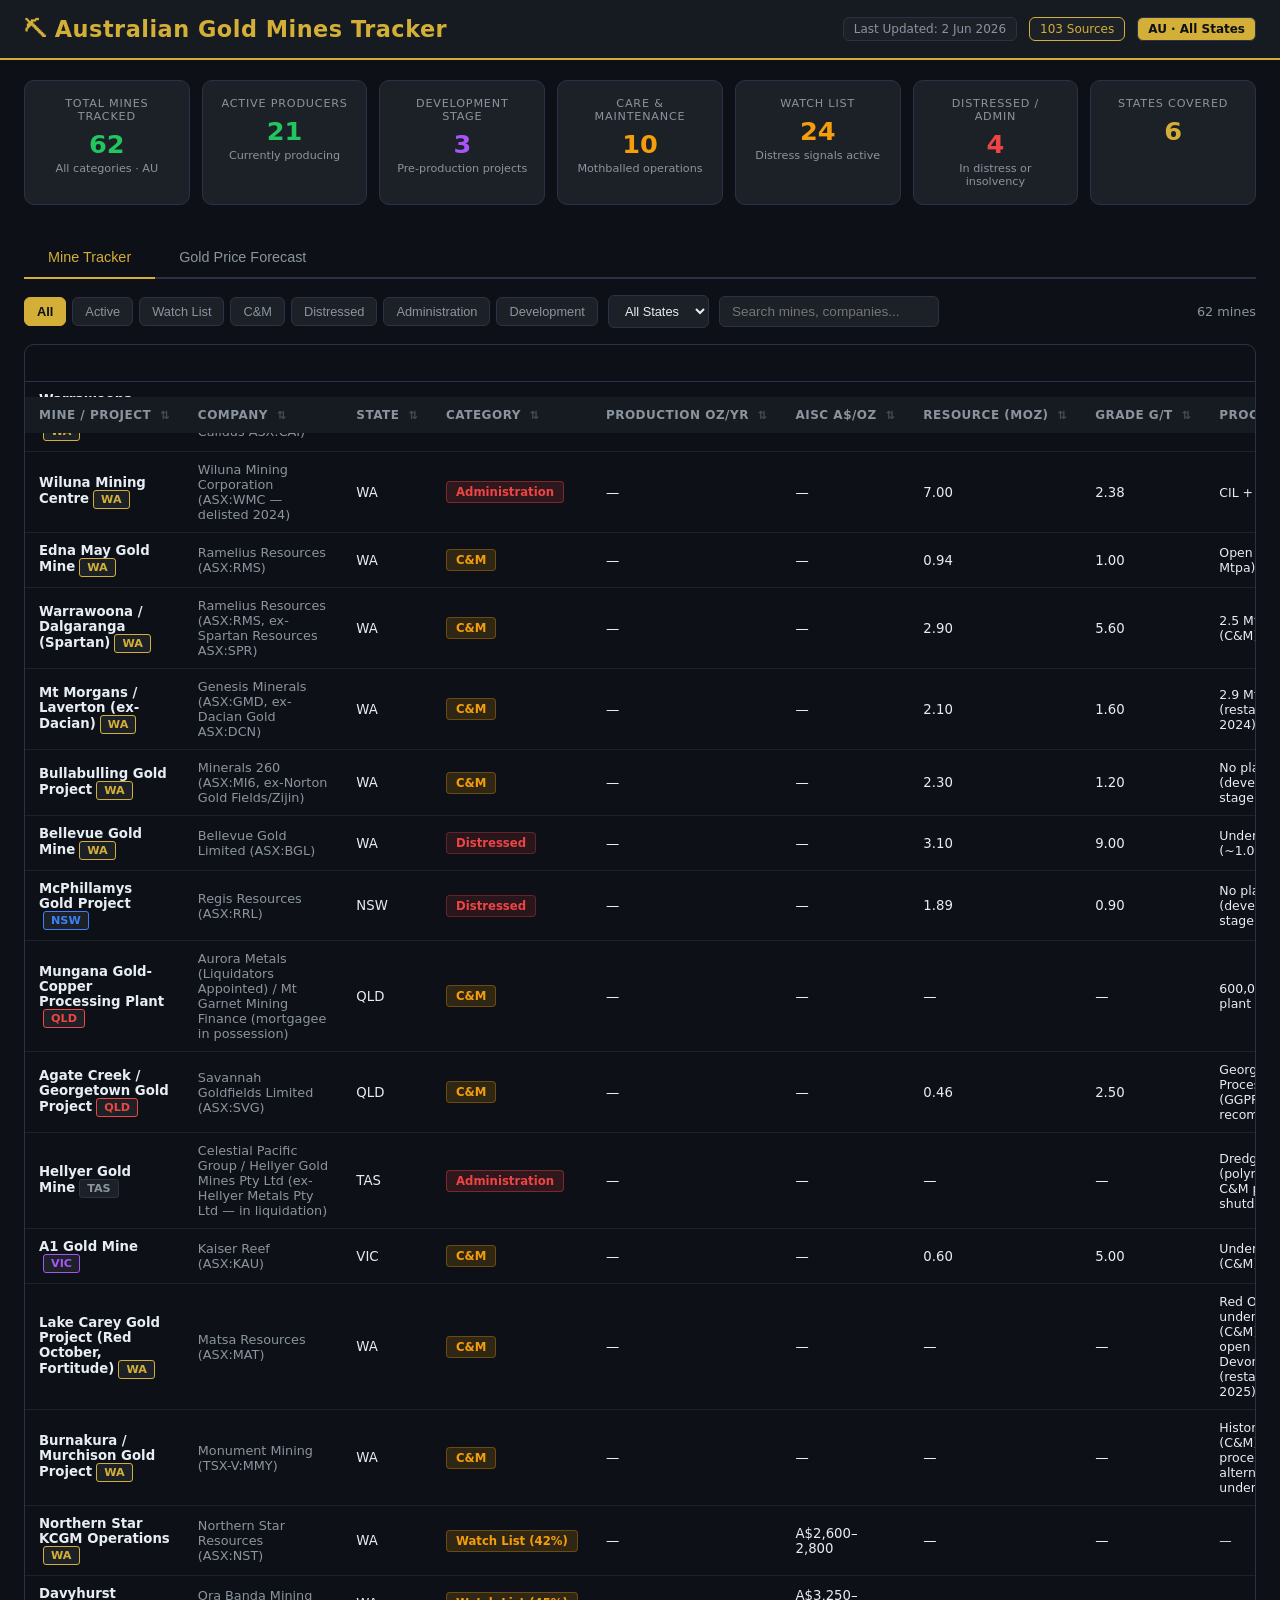
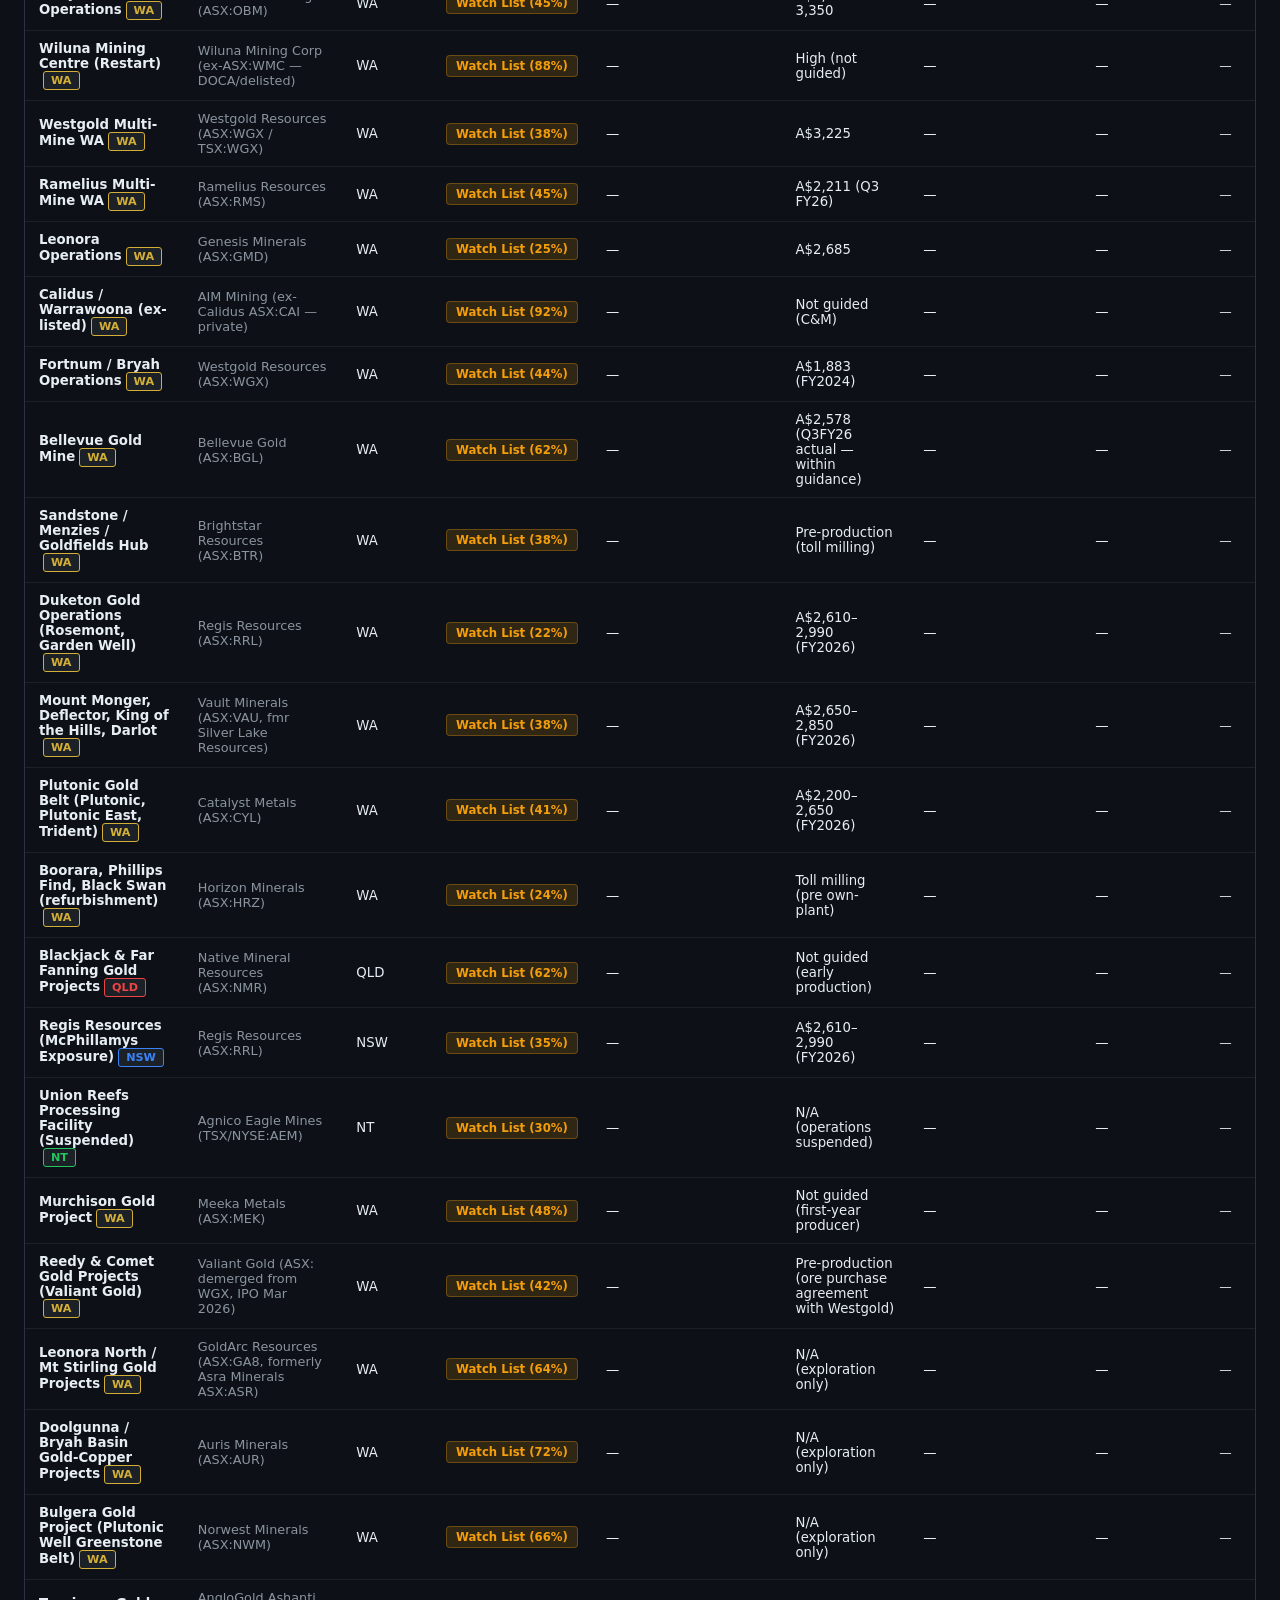
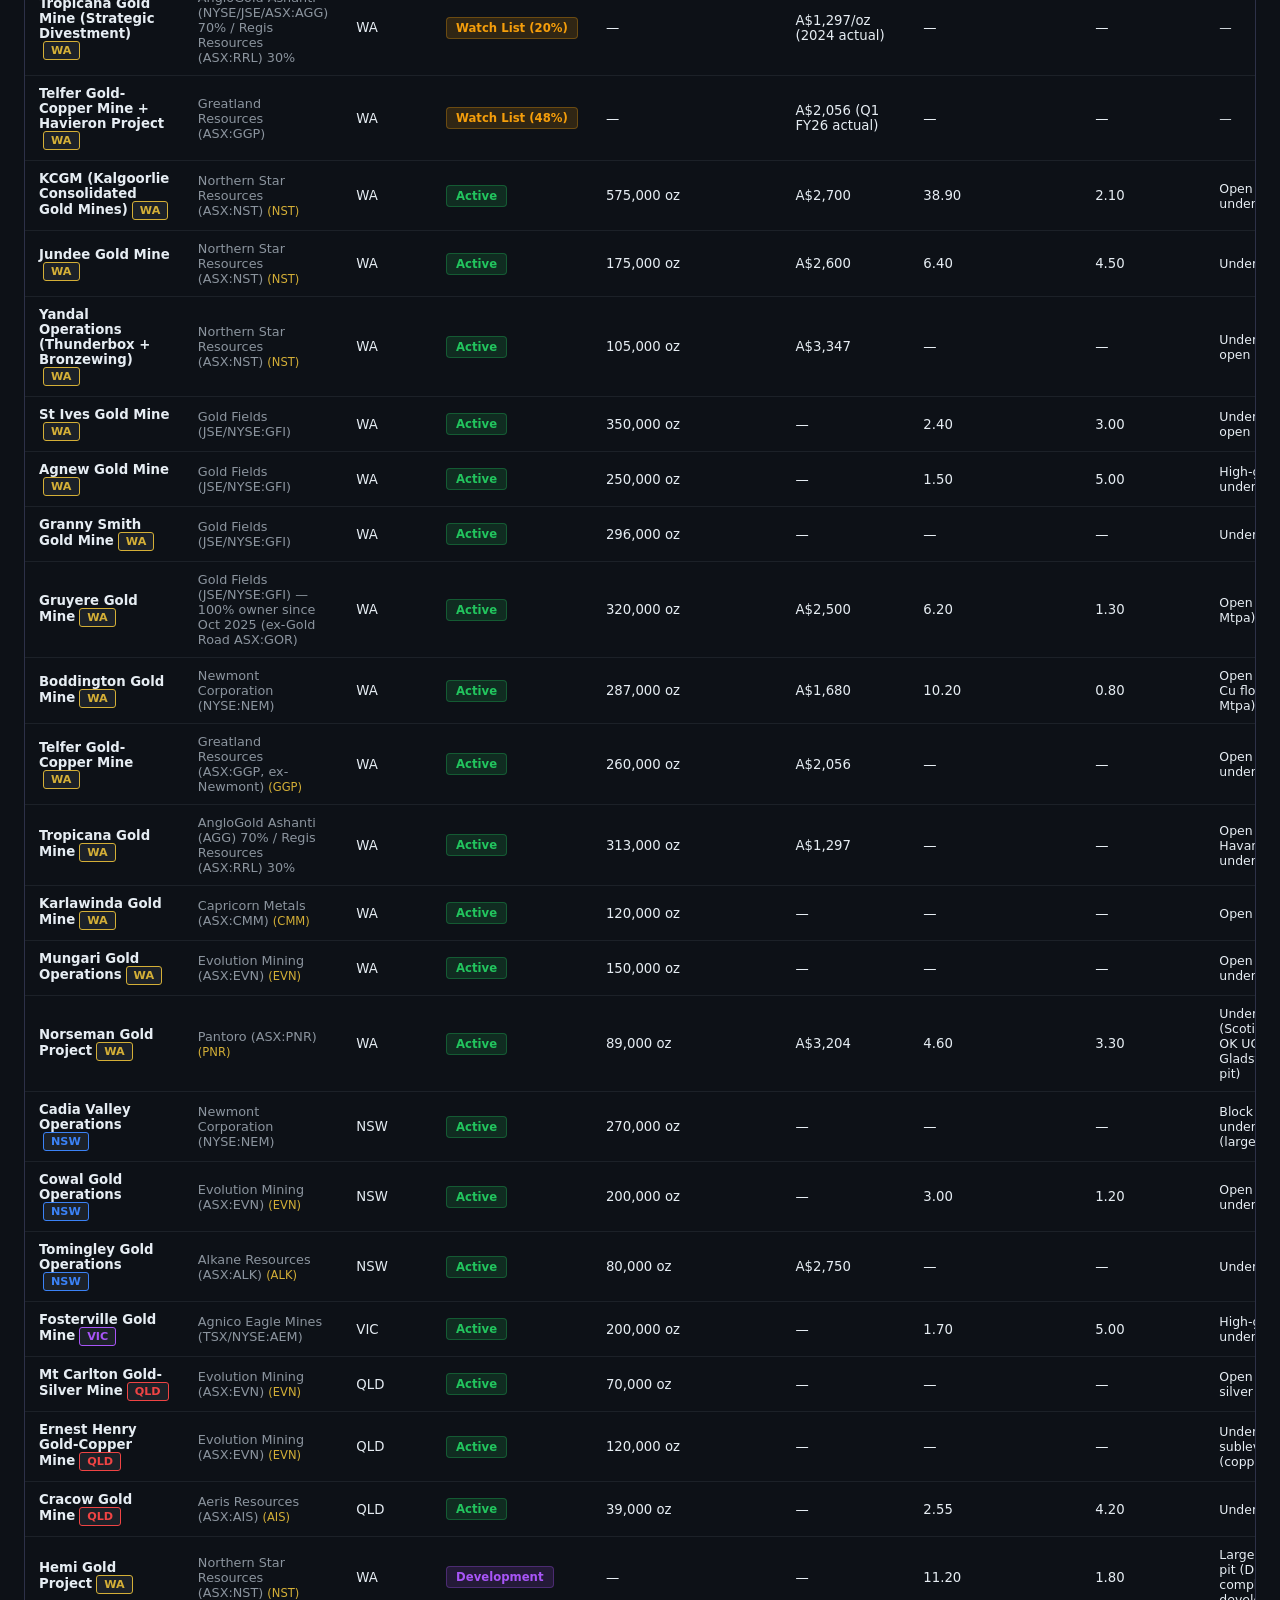
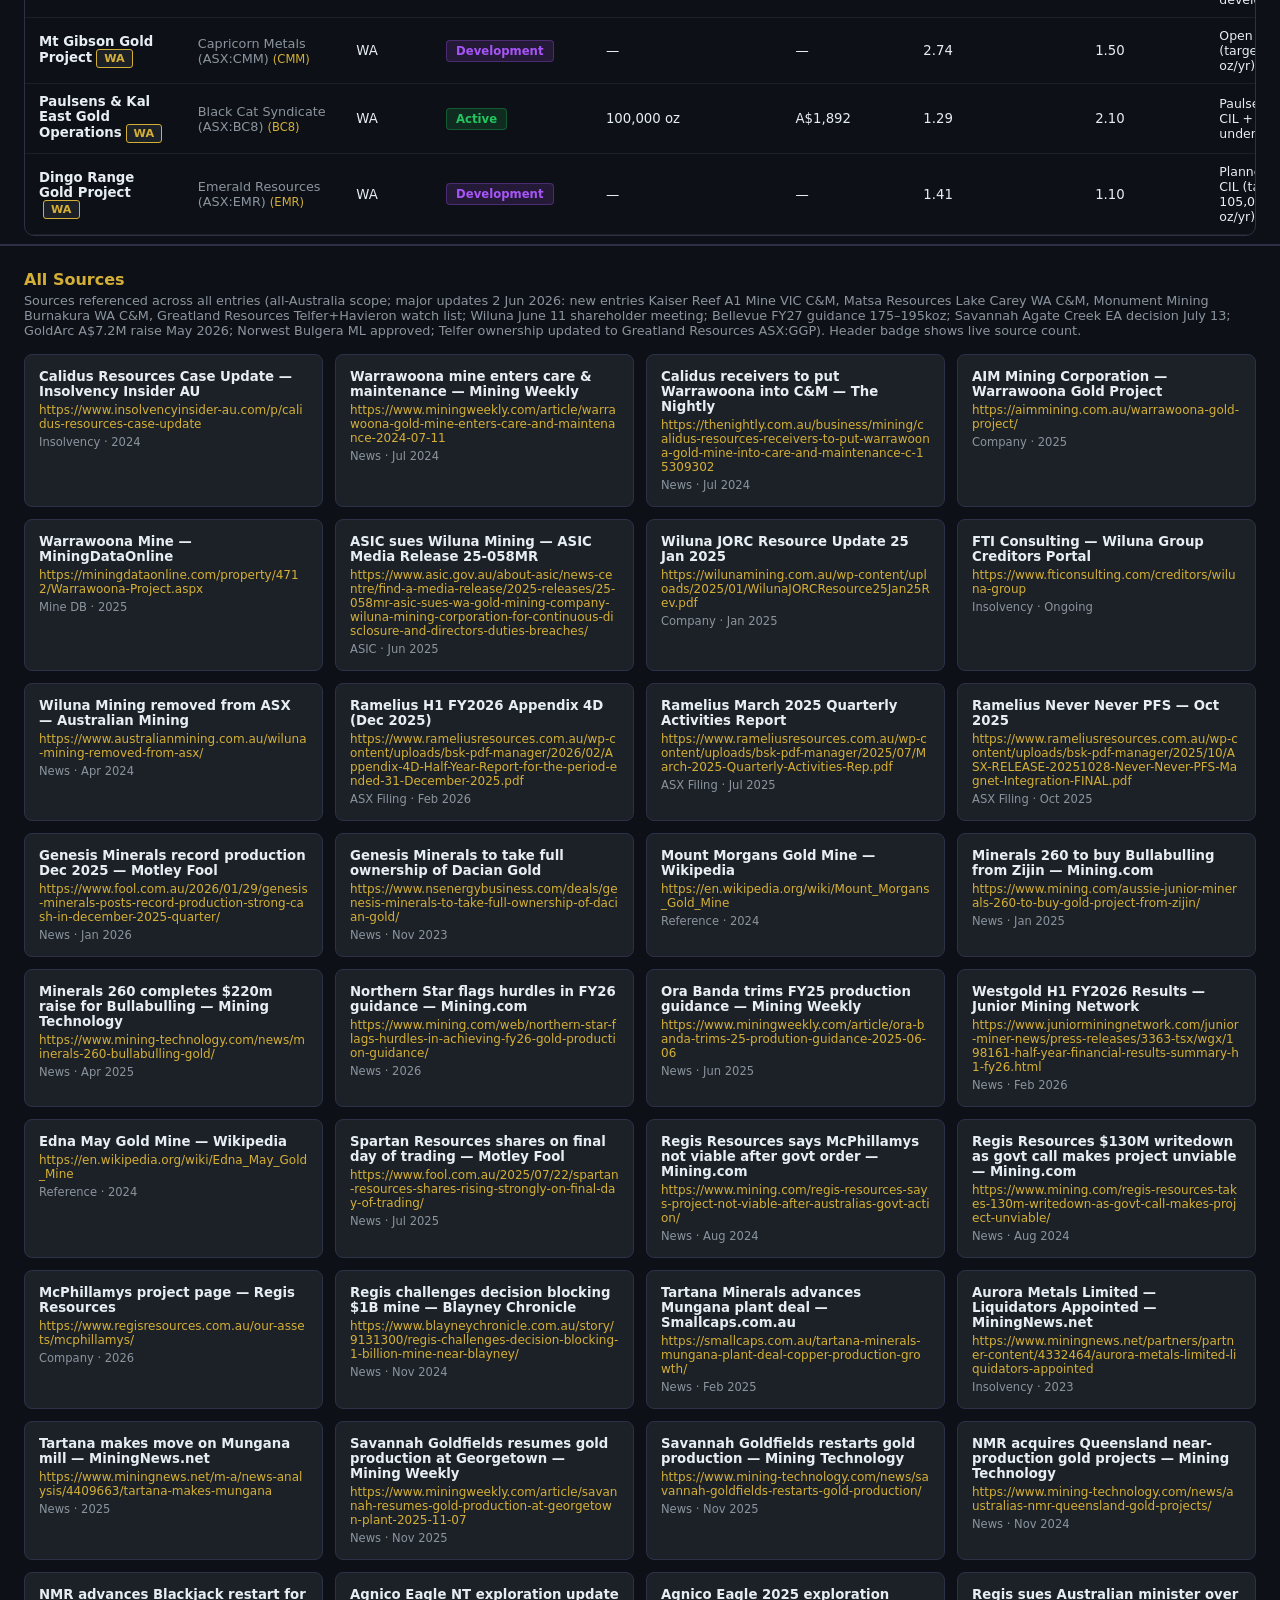
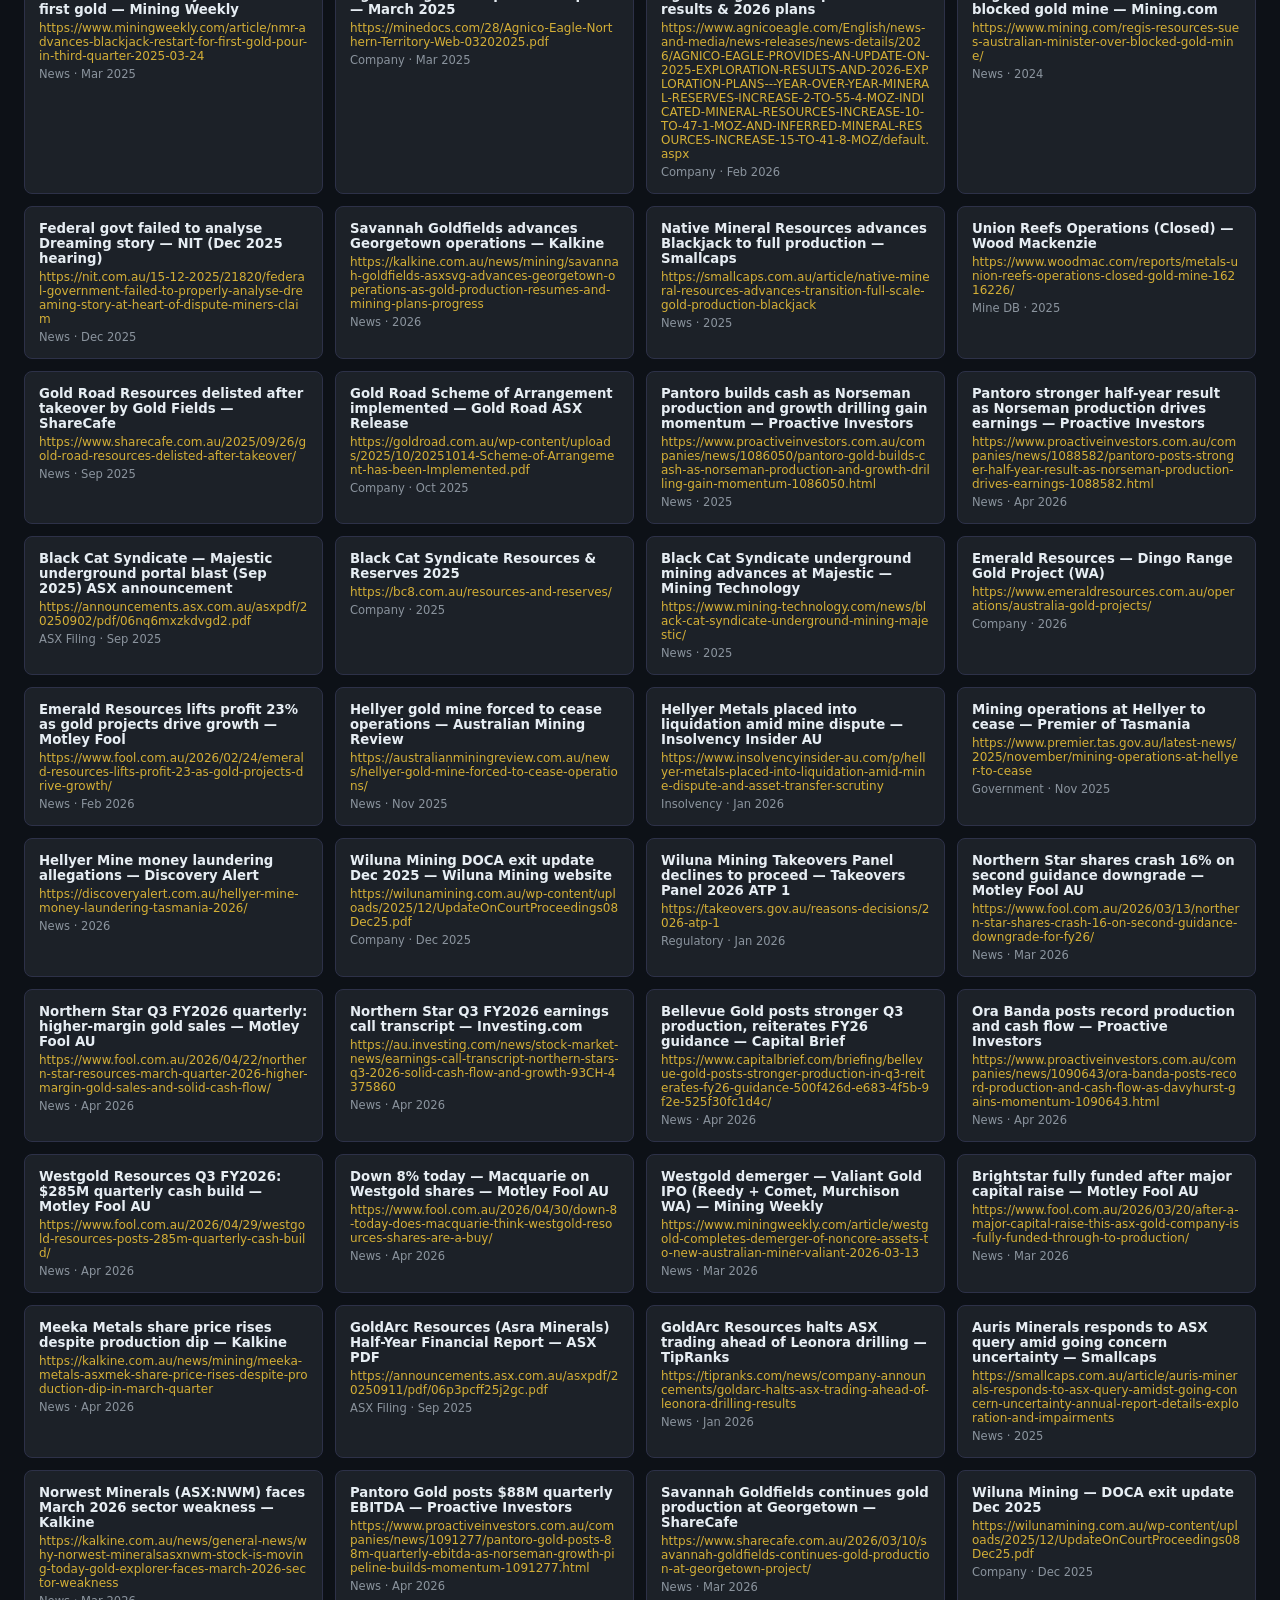
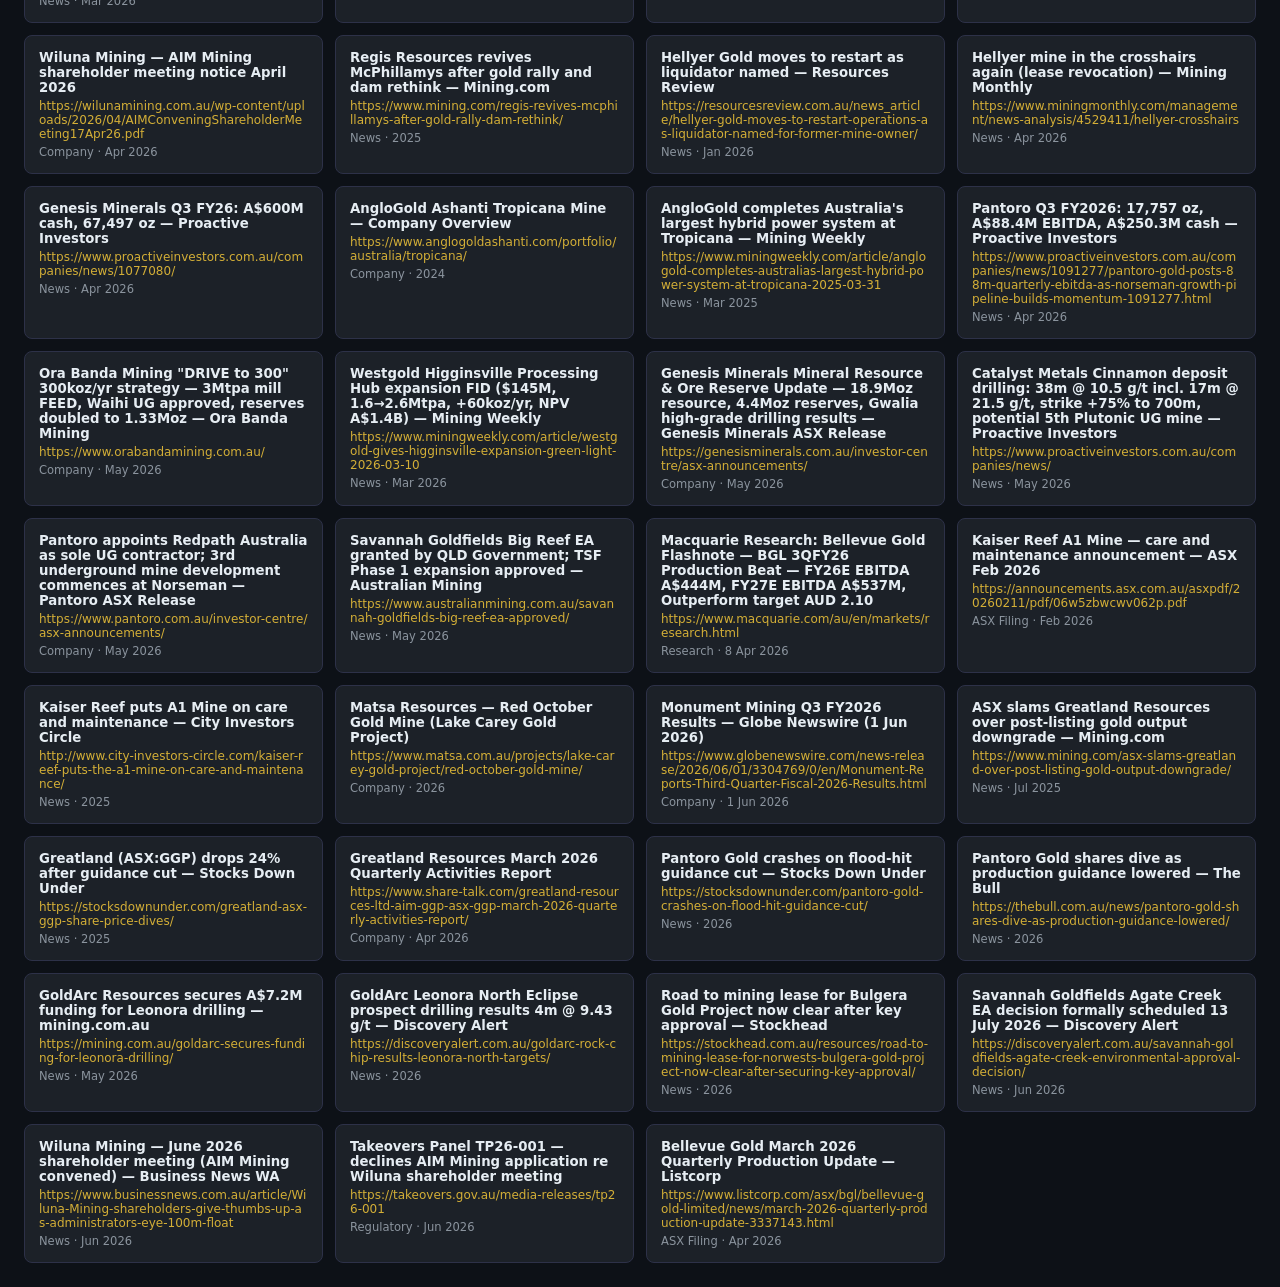
<file: Documents/Claude Folder/gold-mines-wa.html>
<!DOCTYPE html>
<html lang="en">
<head>
<meta charset="UTF-8">
<meta name="viewport" content="width=device-width, initial-scale=1.0">
<title>Australian Gold Mines Tracker</title>
<style>
*{box-sizing:border-box;margin:0;padding:0}
body{background:#0d1117;color:#e6edf3;font-family:'Segoe UI',system-ui,-apple-system,sans-serif;min-height:100vh}
a{color:#D4AF37;text-decoration:none}
a:hover{text-decoration:underline}

/* HEADER */
.header{background:#161b22;border-bottom:2px solid #D4AF37;padding:16px 24px;position:sticky;top:0;z-index:100;display:flex;align-items:center;gap:16px;flex-wrap:wrap}
.header-title{font-size:1.4rem;font-weight:700;color:#D4AF37;letter-spacing:.5px}
.header-meta{display:flex;gap:12px;align-items:center;flex-wrap:wrap;margin-left:auto}
.badge{background:#1c2128;border:1px solid #2d3148;border-radius:6px;padding:4px 10px;font-size:.75rem;color:#8b949e}
.badge-gold{border-color:#D4AF37;color:#D4AF37}
.badge-wa{background:#D4AF37;color:#0d1117;font-weight:700}

/* KPI CARDS */
.kpi-grid{display:grid;grid-template-columns:repeat(auto-fit,minmax(160px,1fr));gap:12px;padding:20px 24px}
.kpi-card{background:#1c2128;border:1px solid #2d3148;border-radius:10px;padding:16px;text-align:center}
.kpi-label{font-size:.7rem;color:#8b949e;text-transform:uppercase;letter-spacing:.8px;margin-bottom:6px}
.kpi-value{font-size:1.6rem;font-weight:700;color:#D4AF37}
.kpi-sub{font-size:.7rem;color:#8b949e;margin-top:3px}
.kpi-danger .kpi-value{color:#ef4444}
.kpi-warn .kpi-value{color:#f59e0b}
.kpi-green .kpi-value{color:#22c55e}

/* TABS */
.tabs{display:flex;gap:0;border-bottom:2px solid #2d3148;margin:0 24px}
.tab-btn{background:none;border:none;padding:12px 24px;cursor:pointer;color:#8b949e;font-size:.9rem;font-weight:500;border-bottom:2px solid transparent;margin-bottom:-2px;transition:all .2s}
.tab-btn.active{color:#D4AF37;border-bottom-color:#D4AF37}
.tab-btn:hover{color:#D4AF37}
.tab-pane{display:none;padding:0 24px 24px}
.tab-pane.active{display:block}

/* FILTER BAR */
.filter-bar{display:flex;gap:10px;padding:16px 0;flex-wrap:wrap;align-items:center}
.filter-group{display:flex;gap:6px;flex-wrap:wrap}
.filter-btn{background:#1c2128;border:1px solid #2d3148;border-radius:6px;padding:6px 12px;cursor:pointer;color:#8b949e;font-size:.8rem;transition:all .2s}
.filter-btn.active{background:#D4AF37;color:#0d1117;border-color:#D4AF37;font-weight:600}
.filter-btn:hover:not(.active){border-color:#D4AF37;color:#D4AF37}
.search-box{background:#1c2128;border:1px solid #2d3148;border-radius:6px;padding:7px 12px;color:#e6edf3;font-size:.85rem;width:220px;outline:none}
.search-box:focus{border-color:#D4AF37}
select.filter-select{background:#1c2128;border:1px solid #2d3148;border-radius:6px;padding:7px 12px;color:#e6edf3;font-size:.8rem;cursor:pointer;outline:none}
select.filter-select:focus{border-color:#D4AF37}
.state-badge{display:inline-block;padding:2px 7px;border-radius:3px;font-size:.7rem;font-weight:700;background:#1c2128;border:1px solid #2d3148;color:#8b949e;margin-left:4px}
.state-badge-wa{border-color:#D4AF37;color:#D4AF37}
.state-badge-qld{border-color:#ef4444;color:#ef4444}
.state-badge-nsw{border-color:#3b82f6;color:#3b82f6}
.state-badge-vic{border-color:#a855f7;color:#a855f7}
.state-badge-nt{border-color:#22c55e;color:#22c55e}
.result-count{margin-left:auto;font-size:.8rem;color:#8b949e}

/* TABLE */
.table-wrap{overflow-x:auto;border-radius:10px;border:1px solid #2d3148}
table{width:100%;border-collapse:collapse;font-size:.83rem}
thead{background:#161b22;position:sticky;top:52px;z-index:10}
th{padding:11px 14px;text-align:left;color:#8b949e;font-weight:600;font-size:.75rem;text-transform:uppercase;letter-spacing:.5px;white-space:nowrap;cursor:pointer;user-select:none;border-bottom:1px solid #2d3148}
th:hover{color:#D4AF37}
th .sort-icon{margin-left:4px;opacity:.4;font-size:.7rem}
th.sorted .sort-icon{opacity:1;color:#D4AF37}
td{padding:10px 14px;border-bottom:1px solid #1c2128;vertical-align:middle}
tr:last-child td{border-bottom:none}
tr.main-row:hover td{background:#1c2128}
tr.main-row{cursor:pointer}
tr.detail-row{display:none}
tr.detail-row.open{display:table-row}
tr.detail-row td{background:#0d1117;padding:0;border-bottom:2px solid #2d3148}

/* STATUS BADGES */
.status-badge{display:inline-block;padding:3px 9px;border-radius:4px;font-size:.73rem;font-weight:600;white-space:nowrap}
.s-admin{background:rgba(239,68,68,.15);color:#ef4444;border:1px solid rgba(239,68,68,.3)}
.s-cm{background:rgba(245,158,11,.15);color:#f59e0b;border:1px solid rgba(245,158,11,.3)}
.s-sale{background:rgba(212,175,55,.15);color:#D4AF37;border:1px solid rgba(212,175,55,.3)}
.s-forfeit{background:rgba(168,85,247,.15);color:#a855f7;border:1px solid rgba(168,85,247,.3)}
.s-doca{background:rgba(239,68,68,.15);color:#ef4444;border:1px solid rgba(239,68,68,.3)}

/* PROBABILITY */
.prob-critical{color:#ef4444;font-weight:700}
.prob-high{color:#f59e0b;font-weight:700}
.prob-moderate{color:#a855f7;font-weight:700}
.prob-low{color:#22c55e;font-weight:700}

/* TREND ICONS */
.trend-up{color:#22c55e}
.trend-down{color:#ef4444}
.trend-flat{color:#f59e0b}

/* EXPAND BTN */
.expand-btn{background:none;border:1px solid #2d3148;border-radius:4px;padding:3px 8px;cursor:pointer;color:#8b949e;font-size:.75rem;transition:all .2s;white-space:nowrap}
.expand-btn:hover{border-color:#D4AF37;color:#D4AF37}
.expand-btn.open{border-color:#D4AF37;color:#D4AF37;background:rgba(212,175,55,.08)}

/* DETAIL PANEL */
.detail-panel{padding:20px}
.detail-tabs{display:flex;gap:0;border-bottom:1px solid #2d3148;margin-bottom:16px;flex-wrap:wrap}
.detail-tab-btn{background:none;border:none;padding:8px 16px;cursor:pointer;color:#8b949e;font-size:.8rem;border-bottom:2px solid transparent;margin-bottom:-1px;transition:all .2s}
.detail-tab-btn.active{color:#D4AF37;border-bottom-color:#D4AF37}
.detail-pane{display:none}
.detail-pane.active{display:block}
.detail-grid{display:grid;grid-template-columns:repeat(auto-fit,minmax(200px,1fr));gap:12px;margin-bottom:16px}
.detail-field{background:#161b22;border:1px solid #2d3148;border-radius:8px;padding:12px}
.detail-field label{font-size:.7rem;color:#8b949e;text-transform:uppercase;letter-spacing:.5px;display:block;margin-bottom:4px}
.detail-field span{font-size:.85rem;color:#e6edf3}
.detail-field a{font-size:.82rem}
.sources-list{display:flex;flex-direction:column;gap:8px}
.source-item{background:#161b22;border:1px solid #2d3148;border-radius:6px;padding:10px 14px;display:flex;gap:10px;align-items:flex-start}
.source-type{font-size:.7rem;padding:2px 7px;border-radius:3px;background:#2d3148;color:#8b949e;white-space:nowrap;flex-shrink:0;margin-top:1px}
.source-text{font-size:.82rem}
.source-text a{color:#D4AF37}
.source-date{font-size:.72rem;color:#8b949e}
.signals-table{width:100%;border-collapse:collapse;font-size:.82rem}
.signals-table th{background:#161b22;padding:8px 12px;text-align:left;color:#8b949e;font-size:.73rem;text-transform:uppercase;border-bottom:1px solid #2d3148}
.signals-table td{padding:8px 12px;border-bottom:1px solid #1c2128}
.signal-fire{color:#ef4444}
.signal-warn{color:#f59e0b}
.signal-ok{color:#22c55e}
.signal-na{color:#8b949e}
.note-box{background:#161b22;border-left:3px solid #D4AF37;border-radius:0 6px 6px 0;padding:10px 14px;margin-bottom:12px;font-size:.83rem;color:#8b949e}
.filing-table{width:100%;border-collapse:collapse;font-size:.81rem}
.filing-table th{background:#161b22;padding:8px 12px;text-align:left;color:#8b949e;font-size:.72rem;text-transform:uppercase;border-bottom:1px solid #2d3148}
.filing-table td{padding:8px 12px;border-bottom:1px solid #1c2128}
.quote-box{background:#1c2128;border:1px solid #2d3148;border-radius:6px;padding:12px 16px;margin:10px 0;font-size:.82rem;color:#d1d5db;font-style:italic;border-left:3px solid #ef4444}
.fin-grid{display:grid;grid-template-columns:repeat(auto-fit,minmax(140px,1fr));gap:10px;margin-top:10px}
.fin-card{background:#161b22;border:1px solid #2d3148;border-radius:6px;padding:10px;text-align:center}
.fin-card label{font-size:.68rem;color:#8b949e;text-transform:uppercase;letter-spacing:.5px;display:block;margin-bottom:3px}
.fin-card span{font-size:1rem;font-weight:700;color:#e6edf3}
.sec-na{background:#1c2128;border:1px solid #2d3148;border-radius:6px;padding:16px;color:#8b949e;font-size:.83rem;text-align:center}

/* SOURCES SECTION */
.sources-section{padding:24px;border-top:2px solid #2d3148;margin-top:8px}
.sources-grid{display:grid;grid-template-columns:repeat(auto-fit,minmax(280px,1fr));gap:12px;margin-top:16px}
.source-card{background:#1c2128;border:1px solid #2d3148;border-radius:8px;padding:14px}
.source-card-title{font-size:.83rem;font-weight:600;color:#e6edf3;margin-bottom:4px}
.source-card-url{font-size:.75rem;color:#D4AF37;word-break:break-all}
.source-card-meta{font-size:.72rem;color:#8b949e;margin-top:4px}
.section-title{font-size:1rem;font-weight:700;color:#D4AF37;margin-bottom:4px}

/* HIDDEN */
.hidden{display:none!important}

/* MAIN TAB PANES */
.main-tab-pane{display:none}
.main-tab-pane.active{display:block}

/* FORECAST TAB */
.forecast-section{padding:0}
.forecast-card{background:#1c2128;border:1px solid #2d3148;border-radius:10px;padding:18px;margin-bottom:16px}
.forecast-card-title{font-size:.95rem;font-weight:700;color:#D4AF37;margin-bottom:12px;padding-bottom:8px;border-bottom:1px solid #2d3148}
.forecast-grid{display:grid;grid-template-columns:1fr 1fr;gap:16px;margin-bottom:16px}
.scenario-tbl{width:100%;border-collapse:collapse;font-size:.82rem}
.scenario-tbl th{padding:8px 10px;text-align:left;color:#8b949e;font-size:.72rem;text-transform:uppercase;border-bottom:1px solid #2d3148;background:#161b22;white-space:nowrap}
.scenario-tbl td{padding:9px 10px;border-bottom:1px solid #1c2128;vertical-align:top}
.scenario-tbl tr:last-child td{border-bottom:none}
.scenario-bull td{background:rgba(34,197,94,.04)}
.scenario-base td{background:rgba(212,175,55,.04)}
.scenario-bear td{background:rgba(239,68,68,.04)}
.macro-signal-row{display:flex;align-items:center;gap:10px;padding:8px 0;border-bottom:1px solid #1c2128}
.macro-signal-row:last-child{border-bottom:none}
.macro-pill{width:13px;height:13px;border-radius:50%;flex-shrink:0}
.macro-bull{background:#22c55e}
.macro-neutral{background:#f59e0b}
.macro-bear{background:#ef4444}
.macro-label{font-size:.81rem;color:#e6edf3;flex:1}
.macro-value{font-size:.76rem;color:#8b949e;text-align:right;white-space:nowrap}
.bar-row{display:flex;align-items:center;gap:8px;padding:3px 0}
.bar-label{font-size:.76rem;color:#e6edf3;width:130px;flex-shrink:0;text-align:right}
.bar-track{flex:1;background:#161b22;border-radius:3px;height:13px;overflow:hidden}
.bar-fill{height:100%;border-radius:3px;background:#D4AF37}
.bar-val{font-size:.73rem;color:#8b949e;width:52px}
.demand-grid{display:grid;grid-template-columns:repeat(auto-fit,minmax(145px,1fr));gap:10px}
.demand-card{background:#161b22;border:1px solid #2d3148;border-radius:8px;padding:12px;text-align:center}
.demand-card-label{font-size:.67rem;color:#8b949e;text-transform:uppercase;letter-spacing:.5px;margin-bottom:4px}
.demand-card-val{font-size:1.1rem;font-weight:700;color:#e6edf3}
.demand-card-sub{font-size:.67rem;color:#8b949e;margin-top:2px}
.aus-signal-row{display:flex;align-items:flex-start;gap:12px;padding:10px 0;border-bottom:1px solid #1c2128}
.aus-signal-row:last-child{border-bottom:none}
.aus-signal-icon{font-size:1rem;flex-shrink:0;margin-top:1px;width:18px;text-align:center}
.aus-signal-body{flex:1}
.aus-signal-title{font-size:.82rem;font-weight:600;color:#e6edf3}
.aus-signal-sub{font-size:.74rem;color:#8b949e;margin-top:3px;line-height:1.5}
.cost-bar-row{display:flex;align-items:center;gap:8px;padding:4px 0}
.cost-label{font-size:.75rem;color:#e6edf3;width:185px;flex-shrink:0;text-align:right}
.cost-track{flex:1;background:#161b22;border-radius:3px;height:16px;overflow:hidden}
.cost-fill{height:100%;border-radius:3px}
.cost-val{font-size:.72rem;color:#8b949e;width:175px}

.wa-meter-track{height:18px;border-radius:9px;background:linear-gradient(to right,#ef4444 0%,#f59e0b 28%,#D4AF37 50%,#a3e635 72%,#22c55e 100%);position:relative;margin:12px 0}
.wa-meter-needle{position:absolute;top:-8px;width:3px;height:34px;background:#fff;border-radius:2px;transform:translateX(-50%);box-shadow:0 0 8px rgba(0,0,0,.6);transition:left .6s ease}
.wa-meter-labels{display:flex;justify-content:space-between;font-size:.68rem;color:#8b949e;margin-top:2px}
.wa-meter-zone{position:absolute;top:0;height:100%;opacity:.15}
@media(max-width:900px){.forecast-grid{grid-template-columns:1fr}}
@media(max-width:768px){
  .header{padding:12px 16px}
  .header-title{font-size:1.1rem}
  .kpi-grid{padding:12px 16px;grid-template-columns:repeat(auto-fit,minmax(130px,1fr))}
  .tabs{margin:0 16px}
  .tab-pane{padding:0 16px 16px}
  table th:nth-child(n+5),table td:nth-child(n+5){display:none}
  .bar-label{width:90px}
  .cost-label{width:130px}
}
</style>
</head>
<body>

<!-- HEADER -->
<div class="header">
  <div class="header-title">⛏ Australian Gold Mines Tracker</div>
  <div class="header-meta">
    <span class="badge">Last Updated: 2 Jun 2026</span>
    <span class="badge badge-gold" id="kpi-source-count">— Sources</span>
    <span class="badge badge-wa">AU · All States</span>
  </div>
</div>

<!-- KPI CARDS -->
<div class="kpi-grid" id="kpi-grid">
  <div class="kpi-card kpi-green"><div class="kpi-label">Total Mines Tracked</div><div class="kpi-value" id="kpi-total">—</div><div class="kpi-sub">All categories · AU</div></div>
  <div class="kpi-card kpi-green"><div class="kpi-label">Active Producers</div><div class="kpi-value" id="kpi-active">—</div><div class="kpi-sub">Currently producing</div></div>
  <div class="kpi-card"><div class="kpi-label">Development Stage</div><div class="kpi-value" id="kpi-dev" style="color:#a855f7">—</div><div class="kpi-sub">Pre-production projects</div></div>
  <div class="kpi-card kpi-warn"><div class="kpi-label">Care &amp; Maintenance</div><div class="kpi-value" id="kpi-cm">—</div><div class="kpi-sub">Mothballed operations</div></div>
  <div class="kpi-card kpi-warn"><div class="kpi-label">Watch List</div><div class="kpi-value" id="kpi-watch">—</div><div class="kpi-sub">Distress signals active</div></div>
  <div class="kpi-card kpi-danger"><div class="kpi-label">Distressed / Admin</div><div class="kpi-value" id="kpi-distressed">—</div><div class="kpi-sub">In distress or insolvency</div></div>
  <div class="kpi-card"><div class="kpi-label">States Covered</div><div class="kpi-value" id="kpi-states">—</div><div class="kpi-sub" id="kpi-states-list"></div></div>
</div>

<!-- MAIN TABS -->
<div class="tabs" style="margin:12px 24px 0">
  <button class="tab-btn active main-tab-btn" onclick="switchMainTab('mines',this)">Mine Tracker</button>
  <button class="tab-btn main-tab-btn" onclick="switchMainTab('forecast',this)">Gold Price Forecast</button>
</div>

<!-- MINE TRACKER TAB -->
<div id="main-tab-mines" class="main-tab-pane active">

<!-- UNIFIED FILTER + TABLE -->
<div style="padding:0 24px 0">
  <div class="filter-bar">
    <div class="filter-group" id="cat-filters">
      <button class="filter-btn active" data-cat="all" onclick="setCategory('all',this)">All</button>
      <button class="filter-btn" data-cat="Active" onclick="setCategory('Active',this)">Active</button>
      <button class="filter-btn" data-cat="Watch List" onclick="setCategory('Watch List',this)">Watch List</button>
      <button class="filter-btn" data-cat="C&amp;M" onclick="setCategory('C&amp;M',this)">C&amp;M</button>
      <button class="filter-btn" data-cat="Distressed" onclick="setCategory('Distressed',this)">Distressed</button>
      <button class="filter-btn" data-cat="Administration" onclick="setCategory('Administration',this)">Administration</button>
      <button class="filter-btn" data-cat="Development" onclick="setCategory('Development',this)">Development</button>
    </div>
    <select class="filter-select" id="state-filter" onchange="applyFilters()">
      <option value="all">All States</option>
      <option value="WA">WA</option>
      <option value="QLD">QLD</option>
      <option value="NSW">NSW</option>
      <option value="VIC">VIC</option>
      <option value="SA">SA</option>
      <option value="NT">NT</option>
      <option value="TAS">TAS</option>
    </select>
    <input class="search-box" id="mine-search" type="text" placeholder="Search mines, companies..." oninput="applyFilters()">
    <span class="result-count" id="mine-count"></span>
  </div>
  <div class="table-wrap">
    <table id="mines-table">
      <thead>
        <tr>
          <th onclick="sortMines(0)">Mine / Project <span class="sort-icon">⇅</span></th>
          <th onclick="sortMines(1)">Company <span class="sort-icon">⇅</span></th>
          <th onclick="sortMines(2)">State <span class="sort-icon">⇅</span></th>
          <th onclick="sortMines(3)">Category <span class="sort-icon">⇅</span></th>
          <th onclick="sortMines(4)">Production oz/yr <span class="sort-icon">⇅</span></th>
          <th onclick="sortMines(5)">AISC A$/oz <span class="sort-icon">⇅</span></th>
          <th onclick="sortMines(6)">Resource (Moz) <span class="sort-icon">⇅</span></th>
          <th onclick="sortMines(7)">Grade g/t <span class="sort-icon">⇅</span></th>
          <th onclick="sortMines(8)">Processing <span class="sort-icon">⇅</span></th>
          <th>Detail</th>
        </tr>
      </thead>
      <tbody id="mines-tbody"></tbody>
    </table>
  </div>
</div>

<!-- SOURCES SECTION -->
<div class="sources-section">
  <div class="section-title">All Sources</div>
  <div style="font-size:.8rem;color:#8b949e;margin-bottom:12px">Sources referenced across all entries (all-Australia scope; major updates 2 Jun 2026: new entries Kaiser Reef A1 Mine VIC C&M, Matsa Resources Lake Carey WA C&M, Monument Mining Burnakura WA C&M, Greatland Resources Telfer+Havieron watch list; Wiluna June 11 shareholder meeting; Bellevue FY27 guidance 175–195koz; Savannah Agate Creek EA decision July 13; GoldArc A$7.2M raise May 2026; Norwest Bulgera ML approved; Telfer ownership updated to Greatland Resources ASX:GGP). Header badge shows live source count.</div>
  <div class="sources-grid" id="all-sources-grid"></div>
</div>
</div><!-- /#main-tab-mines -->

<!-- GOLD PRICE FORECAST TAB -->
<div id="main-tab-forecast" class="main-tab-pane">
<div style="padding:0 24px 28px">
<div class="forecast-section">

  <div style="padding:20px 0 12px;border-bottom:1px solid #2d3148;margin-bottom:20px;display:flex;align-items:baseline;gap:12px;flex-wrap:wrap">
    <div style="font-size:1.1rem;font-weight:700;color:#D4AF37">Gold Price Forecast</div>
    <div style="font-size:.78rem;color:#8b949e">Supply/demand fundamentals · macro signals · Australian mine tracker data · Updated: 4 May 2026</div>
  </div>

  <!-- PRICE SNAPSHOT KPIs -->
  <div class="kpi-grid" style="padding:0 0 16px">
    <div id="fc-kpi-au" class="kpi-card" style="border-color:rgba(212,175,55,.5)"><div class="kpi-label">AU Spot</div><div class="kpi-value" style="color:#D4AF37">~A$7,335</div><div class="kpi-sub">Loading live price…</div></div>
    <div id="fc-kpi-us" class="kpi-card" style="cursor:pointer;border-color:rgba(212,175,55,.3)" onclick="window.open('https://www.kitco.com/charts/gold','_blank')"><div class="kpi-label">US Spot · <a href="https://www.kitco.com/charts/gold" target="_blank" style="color:#D4AF37">Kitco ↗</a></div><div class="kpi-value" style="color:#e6edf3">US$4,620.80</div><div class="kpi-sub">Loading live price…</div></div>
    <div class="kpi-card kpi-green"><div class="kpi-label">12-Month Change</div><div class="kpi-value">+34%</div><div class="kpi-sub">vs Apr 2025 AU$</div></div>
    <div class="kpi-card"><div class="kpi-label">Global AISC Floor</div><div class="kpi-value" style="color:#a855f7">US$1,600</div><div class="kpi-sub">90th pctile marginal cost</div></div>
    <div id="fc-kpi-premium" class="kpi-card kpi-green"><div class="kpi-label">Price/AISC Premium</div><div class="kpi-value">+189%</div><div class="kpi-sub">US$4,620 vs US$1,600 floor</div></div>
    <div class="kpi-card kpi-warn"><div class="kpi-label">CB Net Demand</div><div class="kpi-value">~1,050t</div><div class="kpi-sub">Est. 2025 central banks</div></div>
  </div>

  <div id="forecast-price-note" style="background:#1c2128;border:1px solid rgba(212,175,55,.4);border-radius:8px;padding:10px 14px;font-size:.78rem;color:#8b949e;margin-bottom:18px">
    <strong style="color:#D4AF37">⚠ Price Note:</strong> Fetching live price… Verify at <a href="https://www.kitco.com/charts/gold" target="_blank" style="color:#D4AF37">kitco.com/charts/gold</a>. <strong>Not financial advice.</strong>
  </div>

  <!-- WESTERN AUSTRALIA SUPPLY IMPACT METER -->
  <div class="forecast-card" style="border-color:rgba(212,175,55,.35)">
    <div class="forecast-card-title" style="display:flex;align-items:center;gap:8px">
      ⛏ Western Australia — Supply Impact on Gold Price
    </div>
    <div style="font-size:.75rem;color:#8b949e;margin-bottom:16px">
      WA is the world's most concentrated single gold-producing region (~7–8% of global supply). Tracked WA mine status changes directly move the global supply needle. Metrics computed live from mine tracker data.
    </div>

    <!-- KPI sub-metrics row (dynamically filled) -->
    <div id="wa-kpi-row" style="display:grid;grid-template-columns:repeat(auto-fit,minmax(140px,1fr));gap:10px;margin-bottom:20px"></div>

    <!-- Impact meter -->
    <div>
      <div style="font-size:.8rem;font-weight:600;color:#e6edf3;margin-bottom:4px">WA Supply Pressure — Near-Term (12M) Signal</div>
      <div style="font-size:.72rem;color:#8b949e;margin-bottom:2px">← Bearish (WA supply growing) &nbsp;·&nbsp; Bullish (WA supply shrinking) →</div>
      <div class="wa-meter-track">
        <div class="wa-meter-needle" id="wa-needle" style="left:50%"></div>
      </div>
      <div class="wa-meter-labels">
        <span>BEARISH<br>Supply ↑</span>
        <span style="text-align:center">MILDLY<br>BEARISH</span>
        <span style="text-align:center">NEUTRAL</span>
        <span style="text-align:center">MILDLY<br>BULLISH</span>
        <span style="text-align:right">BULLISH<br>Supply ↓</span>
      </div>
    </div>

    <!-- Dynamic signal commentary -->
    <div id="wa-signal-text" style="margin-top:14px;background:#161b22;border-radius:6px;padding:12px 14px;font-size:.78rem;color:#8b949e;line-height:1.6">
      Loading WA supply signal…
    </div>
  </div>

  <!-- SCENARIOS + MACRO SIGNALS -->
  <div class="forecast-grid">

    <div class="forecast-card">
      <div class="forecast-card-title">Price Forecast Scenarios</div>
      <div id="scenario-baseline-note" style="font-size:.75rem;color:#8b949e;margin-bottom:12px">Baseline: <strong style="color:#D4AF37">AU$7,335 / US$4,620.80</strong> (live) · Weights: Bear 25% · Base 50% · Bull 25%</div>
      <div style="overflow-x:auto">
        <table class="scenario-tbl">
          <thead><tr><th>Scenario</th><th>3M</th><th>6M</th><th>12M</th><th>24M</th><th>Key Driver</th></tr></thead>
          <tbody id="scenario-tbody">
          </tbody>
        </table>
      </div>
      <div style="font-size:.72rem;color:#8b949e;margin-top:10px;border-top:1px solid #2d3148;padding-top:8px">
        Probability-weighted 12M target: <strong style="color:#D4AF37" id="pw-target">A$8,400</strong> · Scenarios rebase live on each page load. Structural CB demand and AUD sensitivity provide asymmetric upside.
      </div>
    </div>

    <div class="forecast-card">
      <div class="forecast-card-title">Macro Signal Dashboard</div>
      <div style="font-size:.74rem;color:#8b949e;margin-bottom:10px">
        <span style="color:#22c55e">● Bullish</span> &nbsp; <span style="color:#f59e0b">● Neutral</span> &nbsp; <span style="color:#ef4444">● Bearish</span> &nbsp; for gold price
      </div>
      <div>
        <div class="macro-signal-row"><div class="macro-pill macro-bull"></div><div class="macro-label">US Dollar Index (DXY)</div><div class="macro-value">Weak · below 5yr avg</div></div>
        <div class="macro-signal-row"><div class="macro-pill macro-neutral"></div><div class="macro-label">Real Interest Rates (10yr TIPS)</div><div class="macro-value">~1.8% · marginal drag</div></div>
        <div class="macro-signal-row"><div class="macro-pill macro-neutral"></div><div class="macro-label">Inflation Expectations (5yr BE)</div><div class="macro-value">~2.6% · above target</div></div>
        <div class="macro-signal-row"><div class="macro-pill macro-bull"></div><div class="macro-label">Central Bank Net Purchases</div><div class="macro-value">~1,050t est. 2025</div></div>
        <div class="macro-signal-row"><div class="macro-pill macro-bull"></div><div class="macro-label">Gold ETF Net Flows</div><div class="macro-value">Inflows resuming H2 2025+</div></div>
        <div class="macro-signal-row"><div class="macro-pill macro-bull"></div><div class="macro-label">Geopolitical Risk Index</div><div class="macro-value">Elevated · multi-region</div></div>
        <div class="macro-signal-row"><div class="macro-pill macro-bull"></div><div class="macro-label">AUD/USD Exchange Rate</div><div class="macro-value">Weak AUD → amplifies AU$</div></div>
        <div class="macro-signal-row"><div class="macro-pill macro-bull"></div><div class="macro-label">Global Mine Supply Growth</div><div class="macro-value">Flat to −1% YoY</div></div>
      </div>
      <div style="margin-top:12px;background:#161b22;border-radius:6px;padding:10px 12px;font-size:.78rem">
        <strong style="color:#22c55e">6 BULLISH</strong> · <strong style="color:#f59e0b">2 NEUTRAL</strong> · <strong style="color:#ef4444">0 BEARISH</strong> → <strong style="color:#22c55e">MODERATELY BULLISH</strong>
      </div>
    </div>

  </div><!-- /.forecast-grid -->

  <!-- GLOBAL SUPPLY BY COUNTRY -->
  <div class="forecast-card">
    <div class="forecast-card-title">Global Mine Production by Country (est. 2025)</div>
    <div style="font-size:.75rem;color:#8b949e;margin-bottom:14px">World Gold Council estimates · Total ~3,770 tonnes/yr · Australia ranked #2 globally · Russia faces export restrictions</div>
    <div style="display:grid;grid-template-columns:1fr 1fr;gap:0 40px">
      <div>
        <div class="bar-row"><div class="bar-label">China</div><div class="bar-track"><div class="bar-fill" style="width:100%"></div></div><div class="bar-val">370t · #1</div></div>
        <div class="bar-row"><div class="bar-label">Australia</div><div class="bar-track"><div class="bar-fill" style="width:88%;background:#22c55e"></div></div><div class="bar-val">325t · #2</div></div>
        <div class="bar-row"><div class="bar-label">Russia</div><div class="bar-track"><div class="bar-fill" style="width:85%;background:#f59e0b"></div></div><div class="bar-val">315t · #3</div></div>
        <div class="bar-row"><div class="bar-label">Canada</div><div class="bar-track"><div class="bar-fill" style="width:61%"></div></div><div class="bar-val">225t · #4</div></div>
        <div class="bar-row"><div class="bar-label">USA</div><div class="bar-track"><div class="bar-fill" style="width:46%"></div></div><div class="bar-val">170t · #5</div></div>
        <div class="bar-row"><div class="bar-label">Ghana</div><div class="bar-track"><div class="bar-fill" style="width:38%"></div></div><div class="bar-val">140t · #6</div></div>
      </div>
      <div>
        <div class="bar-row"><div class="bar-label">Indonesia</div><div class="bar-track"><div class="bar-fill" style="width:36%"></div></div><div class="bar-val">135t</div></div>
        <div class="bar-row"><div class="bar-label">Peru</div><div class="bar-track"><div class="bar-fill" style="width:34%"></div></div><div class="bar-val">125t</div></div>
        <div class="bar-row"><div class="bar-label">Mexico</div><div class="bar-track"><div class="bar-fill" style="width:32%"></div></div><div class="bar-val">120t</div></div>
        <div class="bar-row"><div class="bar-label">South Africa</div><div class="bar-track"><div class="bar-fill" style="width:26%"></div></div><div class="bar-val">95t</div></div>
        <div class="bar-row"><div class="bar-label">Kazakhstan</div><div class="bar-track"><div class="bar-fill" style="width:22%"></div></div><div class="bar-val">80t</div></div>
        <div class="bar-row"><div class="bar-label">Rest of World</div><div class="bar-track"><div class="bar-fill" style="width:100%;opacity:.4"></div></div><div class="bar-val">~770t</div></div>
      </div>
    </div>
    <div style="margin-top:12px;font-size:.74rem;color:#8b949e;border-top:1px solid #2d3148;padding-top:8px">
      Supply growth constrained by: rising AISC (energy, labour, reagents), permitting delays (avg 7–10 yrs for new mines), grade decline at mature operations, ESG costs. Russia (~8.4% of global supply) faces Western export restrictions. No major new greenfield supply expected before 2028–29 — Hemi (Northern Star, WA) being the largest single project globally in the pipeline.
    </div>
  </div>

  <!-- AISC COST STACK -->
  <div class="forecast-card">
    <div class="forecast-card-title">Global AISC Cost Stack — Price Floor Analysis (2025 est.)</div>
    <div style="font-size:.75rem;color:#8b949e;margin-bottom:14px">All-In Sustaining Cost by operational tier. Price floor = ~US$1,600/oz (90th percentile). Bar width = approx. share of global supply in that cost tier.</div>
    <div>
      <div class="cost-bar-row">
        <div class="cost-label" style="color:#8b949e;font-size:.7rem">Tier / Region</div>
        <div style="flex:1;font-size:.7rem;color:#8b949e;padding-left:4px">← % of global supply →</div>
        <div class="cost-val" style="font-size:.7rem;color:#8b949e">AISC Range · % Supply</div>
      </div>
      <div class="cost-bar-row">
        <div class="cost-label">Tier 1 Open Pit (Africa, AU majors)</div>
        <div class="cost-track"><div class="cost-fill" style="width:15%;background:#22c55e"></div></div>
        <div class="cost-val">US$700–1,100 · 15%</div>
      </div>
      <div class="cost-bar-row">
        <div class="cost-label">N. American &amp; AU Tier 1 UG</div>
        <div class="cost-track"><div class="cost-fill" style="width:25%;background:#4ade80"></div></div>
        <div class="cost-val">US$900–1,200 · 25%</div>
      </div>
      <div class="cost-bar-row">
        <div class="cost-label">Global Mid-Tier (all regions)</div>
        <div class="cost-track"><div class="cost-fill" style="width:30%;background:#a3e635"></div></div>
        <div class="cost-val">US$1,100–1,500 · 30%</div>
      </div>
      <div class="cost-bar-row">
        <div class="cost-label">High-Cost Operations</div>
        <div class="cost-track"><div class="cost-fill" style="width:20%;background:#f59e0b"></div></div>
        <div class="cost-val">US$1,400–1,800 · 20%</div>
      </div>
      <div class="cost-bar-row">
        <div class="cost-label">Marginal / Ultra-High Cost</div>
        <div class="cost-track"><div class="cost-fill" style="width:10%;background:#ef4444"></div></div>
        <div class="cost-val">US$1,600–2,200 · 10%</div>
      </div>
    </div>
    <div style="margin-top:14px;background:#161b22;border:1px solid #2d3148;border-radius:6px;padding:10px 14px;font-size:.78rem;color:#8b949e">
      <div style="margin-bottom:6px"><strong style="color:#D4AF37">Australian operations:</strong> At A$2,100–2,800/oz AISC ≈ US$1,320–1,760/oz, most AU mines sit in the mid-to-high tier — but at current US$4,620.80 (AU$7,335), margins are exceptional (avg A$4,500–5,200/oz margin on top of AISC). This is the widest margin environment in Australian gold mining history.</div>
      <div><strong style="color:#D4AF37">Price floor signal:</strong> US$4,620.80 is <strong style="color:#22c55e">+189%</strong> above the 90th percentile marginal cost (US$1,600). This premium reflects structural demand — historically a premium of this magnitude triggers a supply response, but new mines take 7–10 years to develop and greenfield discovery rates are declining globally.</div>
    </div>
  </div>

  <!-- AUSTRALIAN SUPPLY SIGNALS -->
  <div class="forecast-card">
    <div class="forecast-card-title">Australian Supply Signals — Derived from Mine Tracker</div>
    <div style="font-size:.75rem;color:#8b949e;margin-bottom:14px">Australia is the world's #2 gold producer (~325t/yr est.). Supply implications from tracked mine statuses — live data from tracker above.</div>
    <div id="aus-supply-signals"><div style="color:#8b949e;font-size:.82rem;padding:12px">Loading supply signal analysis…</div></div>
  </div>

  <!-- DEMAND DRIVERS -->
  <div class="forecast-card">
    <div class="forecast-card-title">Global Gold Demand Drivers (est. 2025 · tonnes)</div>
    <div class="demand-grid" style="margin-bottom:16px">
      <div class="demand-card"><div class="demand-card-label">Jewelry</div><div class="demand-card-val" style="color:#D4AF37">1,850t</div><div class="demand-card-sub">41% of demand · price-elastic</div></div>
      <div class="demand-card"><div class="demand-card-label">Central Banks</div><div class="demand-card-val" style="color:#22c55e">1,050t</div><div class="demand-card-sub">23% · multi-year record highs</div></div>
      <div class="demand-card"><div class="demand-card-label">Bar &amp; Coin</div><div class="demand-card-val">1,100t</div><div class="demand-card-sub">24% · retail/institutional</div></div>
      <div class="demand-card"><div class="demand-card-label">ETF Net Flow</div><div class="demand-card-val" style="color:#22c55e">+200t</div><div class="demand-card-sub">Back to inflows H2 2025+</div></div>
      <div class="demand-card"><div class="demand-card-label">Technology</div><div class="demand-card-val">320t</div><div class="demand-card-sub">7% · AI chips, electronics</div></div>
      <div class="demand-card"><div class="demand-card-label">OTC / Other</div><div class="demand-card-val">250t</div><div class="demand-card-sub">5% · institutional OTC</div></div>
    </div>
    <div style="font-size:.78rem;color:#8b949e">
      <strong style="color:#D4AF37">Key trend:</strong> Central bank demand (China, India, Poland, Turkey, UAE — diversifying from USD reserves) has been the dominant structural shift since 2022, running at 2–3× historical norms. ETF flows turned net positive in H2 2025 after two years of outflows — when institutional money returns to ETFs at the same time as CB buying, the supply/demand balance tightens sharply. Technology demand growing modestly on AI/semiconductor chip expansion.
    </div>
  </div>

  <!-- SUPPLY / DEMAND BALANCE -->
  <div class="forecast-card">
    <div class="forecast-card-title">Global Supply / Demand Balance (est. 2025)</div>
    <div style="display:grid;grid-template-columns:1fr 1fr;gap:24px">
      <div>
        <div style="font-size:.82rem;font-weight:600;color:#e6edf3;margin-bottom:10px">Supply (~4,920t total)</div>
        <div class="bar-row"><div class="bar-label" style="width:145px">Mine Production</div><div class="bar-track"><div class="bar-fill" style="width:77%"></div></div><div class="bar-val">3,770t</div></div>
        <div class="bar-row"><div class="bar-label" style="width:145px">Recycling / Scrap</div><div class="bar-track"><div class="bar-fill" style="width:23%"></div></div><div class="bar-val">1,150t</div></div>
      </div>
      <div>
        <div style="font-size:.82rem;font-weight:600;color:#e6edf3;margin-bottom:10px">Demand (~4,770t total)</div>
        <div class="bar-row"><div class="bar-label" style="width:145px">Jewelry</div><div class="bar-track"><div class="bar-fill" style="width:100%;background:#D4AF37"></div></div><div class="bar-val">1,850t</div></div>
        <div class="bar-row"><div class="bar-label" style="width:145px">Bar &amp; Coin</div><div class="bar-track"><div class="bar-fill" style="width:59%;background:#D4AF37"></div></div><div class="bar-val">1,100t</div></div>
        <div class="bar-row"><div class="bar-label" style="width:145px">Central Banks</div><div class="bar-track"><div class="bar-fill" style="width:57%;background:#22c55e"></div></div><div class="bar-val">1,050t</div></div>
        <div class="bar-row"><div class="bar-label" style="width:145px">Technology</div><div class="bar-track"><div class="bar-fill" style="width:17%;background:#3b82f6"></div></div><div class="bar-val">320t</div></div>
        <div class="bar-row"><div class="bar-label" style="width:145px">ETF Inflows</div><div class="bar-track"><div class="bar-fill" style="width:11%;background:#a855f7"></div></div><div class="bar-val">+200t</div></div>
        <div class="bar-row"><div class="bar-label" style="width:145px">OTC / Other</div><div class="bar-track"><div class="bar-fill" style="width:14%"></div></div><div class="bar-val">250t</div></div>
      </div>
    </div>
    <div style="margin-top:14px;background:#161b22;border-left:3px solid #22c55e;border-radius:0 6px 6px 0;padding:10px 14px;font-size:.78rem;color:#8b949e">
      <strong style="color:#22c55e">Balance assessment:</strong> Total demand (~4,770t) nearly matches total supply (~4,920t). Unlike industrial metals, gold is not consumed — "balance" measures who absorbs the marginal tonne. The structural shift of central banks from net sellers to net buyers 1,000t+ per year is the single biggest change in gold market structure. At these demand levels, mine supply growth cannot keep pace (new mines take 7–10 years to develop, and grade discovery rates are declining globally).
    </div>
  </div>

  <!-- METHODOLOGY + SOURCES -->
  <div style="margin-top:4px;font-size:.76rem;color:#8b949e;border-top:1px solid #2d3148;padding-top:14px;line-height:1.6">
    <strong style="color:#D4AF37">Forecast Methodology:</strong> Scenarios derived from: (1) Global AISC cost curve — marginal cost sets price floor; (2) WGC supply/demand balance; (3) Macro factor scoring (USD, real rates, inflation, CB demand, ETF flows, geopolitical risk); (4) AUD/USD sensitivity for AU$ outcomes; (5) Australian supply signals from mine tracker (C&amp;M restarts, new mines, distressed closures). Probability-weighted expected value. <strong>Not financial advice.</strong><br><br>
    <strong style="color:#D4AF37">Key Sources:</strong> <a href="https://www.kitco.com/charts/gold" target="_blank" style="color:#D4AF37;font-weight:700">Kitco — Live US$ Gold Spot Price</a> (primary price reference) · World Gold Council (gold.org) · WGC Gold Demand Trends · Metals Focus Gold Survey · Refinitiv/LSEG GFMS · Australian mine tracker realised price data (Pantoro Q3 FY2026: A$6,916/oz realised) · US Federal Reserve TIPS yield data · IMF World Economic Outlook · Bloomberg / Financial Times / Reuters gold market coverage.
  </div>

</div>
</div>
</div><!-- /#main-tab-forecast -->

<script>
// =====================================================================
// DATA
// =====================================================================

const distressedMines = [
  {
    id: 'd1',
    name: 'Warrawoona Gold Project',
    state: 'WA',
    company: 'AIM Mining / Ample Resources (ex-Calidus ASX:CAI)',
    region: 'Pilbara',
    status: 'Care & Maintenance',
    statusClass: 's-cm',
    resourceOz: '1,400,000',
    resourceOzNum: 1400000,
    grade: '1.01',
    gradeNum: 1.01,
    area: '78,000',
    processing: 'CIL (2.0–2.5 Mtpa)',
    price: 'Not advertised',
    sourcesCount: 5,
    lastUpdated: 'Jan 2025',
    overview: `The Warrawoona Gold Project, located ~25km SE of Marble Bar in Western Australia's Pilbara region (~150km SE of Port Hedland), was placed into care and maintenance in July 2024 after Calidus Resources Limited entered receivership on 28 June 2024. KordaMentha were appointed Receivers & Managers; FTI Consulting served as Voluntary Administrators. A Deed of Company Arrangement (DOCA) proposed by West Coast Gold Pty Ltd (a Yandal Investments / Mark Creasy vehicle) was approved by creditors in September 2024. The DOCA was effectuated on 10 January 2025, transferring all Calidus shares to Ample Resources Pty Ltd. Calidus delisted from ASX on 16 January 2025. The mine is now privately held. Mining activity ceased 5 July 2024. As of early 2026, no restart timeline has been announced by AIM Mining Corporation.`,
    jorc: `Total Mineral Resource (June 2023 MRE): ~1.4 Moz Au across multiple deposits. Primary deposit: Klondyke — 41.4 Mt at 1.01 g/t Au (open pit + underground). Satellite deposits: Copenhagen, Coronation, Fieldings Gully (~113,000 oz combined). Total tenement: 780 km² over the Warrawoona Greenstone Belt. Note: 2023 MRE represented a 21% reduction (–291,000 oz) vs June 2022 due to mining depletion and geological remodelling.`,
    production: `Warrawoona commenced gold production in 2022 (first gold poured). Annual production at time of closure: ~60,000–70,000 oz/year. Operational period: 2022–2024. The mine was producing at record rates in early 2024 before financial distress.`,
    processing_detail: `On-site carbon-in-leach (CIL) plant commissioned in 2022, capacity 2.0–2.5 Mtpa. Infrastructure includes accommodation village, admin buildings, maintenance workshops, power generation (including solar). Located on Corunna Downs Road, Marble Bar WA 6760.`,
    tenements: `Calidus controlled entire Warrawoona Greenstone Belt: 780 km². Tenement package includes granted mining leases (M45/series) in East Pilbara. Specific ML numbers include M45/1233, M45/1248 and associated exploration licences.`,
    distressTimeline: [
      '2022: First gold poured at Warrawoona',
      '2023: AISC pressure from hedge book losses; Q1 2024 hedge losses A$4.2M',
      'Jun 2024: Calidus Resources enters voluntary administration and receivership (28 June 2024). Receivers: KordaMentha (Richard Tucker & John Bumbak). Admins: FTI Consulting (Hayden White & Daniel Woodhouse). Macquarie as secured creditor.',
      'Jul 2024: Mining activity ceases 5 July 2024; mine transitions to care & maintenance',
      'Jul 2024: Macmahon (mining contractor) exposed ~A$40M',
      'Sep 2024: West Coast Lending DOCA receives near-unanimous creditor approval',
      'Oct 2024: FTI Consulting appointed Deed Administrators',
      'Jan 2025: DOCA effectuated; shares transferred to Ample Resources Pty Ltd (Mark Creasy/Yandal)',
      'Jan 2025: Calidus delists from ASX (16 January 2025)',
      'Apr 2026: No restart announced; mine in care & maintenance under AIM Mining'
    ],
    contacts: `Receivers (retired Jan 2025): Richard Tucker & John Bumbak — KordaMentha<br>Deed Admins (retired Jan 2025): Hayden White & Daniel Woodhouse — FTI Consulting<br>Current owner: Ample Resources Pty Ltd / West Coast Gold Pty Ltd (Mark Creasy / Yandal Investments)<br>AIM Mining Corporation (prior holder of rights to Warrawoona Greenstone Belt)`,
    secFilings: `private`,
    sources: [
      {type:'News', title:'Calidus Resources Receivers to put Warrawoona into care and maintenance', url:'https://thenightly.com.au/business/mining/calidus-resources-receivers-to-put-warrawoona-gold-mine-into-care-and-maintenance-c-15309302', date:'Jul 2024'},
      {type:'News', title:'Warrawoona gold mine enters care and maintenance — Mining Weekly', url:'https://www.miningweekly.com/article/warrawoona-gold-mine-enters-care-and-maintenance-2024-07-11', date:'Jul 2024'},
      {type:'Insolvency', title:'Calidus Resources Case Update — Insolvency Insider AU', url:'https://www.insolvencyinsider-au.com/p/calidus-resources-case-update', date:'2024'},
      {type:'Mine DB', title:'Warrawoona Mine — MiningDataOnline', url:'https://miningdataonline.com/property/4712/Warrawoona-Project.aspx', date:'2025'},
      {type:'Company', title:'AIM Mining Corporation — Warrawoona Gold Project', url:'https://aimmining.com.au/warrawoona-gold-project/', date:'2025'},
    ]
  },
  {
    id: 'd2',
    name: 'Wiluna Mining Centre',
    state: 'WA',
    company: 'Wiluna Mining Corporation (ASX:WMC — delisted 2024)',
    region: 'Northern Goldfields',
    status: 'DOCA',
    statusClass: 's-doca',
    resourceOz: '7,000,000',
    resourceOzNum: 7000000,
    grade: '2.38',
    gradeNum: 2.38,
    area: 'Large (undisclosed ha)',
    processing: 'CIL + Wiltails unit',
    price: 'Not advertised',
    sourcesCount: 4,
    lastUpdated: 'May 2026',
    overview: `Wiluna Mining Corporation (ASX:WMC) entered voluntary administration on 21 July 2022, with FTI Consulting (Michael Ryan, Kathryn Warwick, Daniel Woodhouse, Ian Francis) appointed as Joint and Several Voluntary Administrators. A Deed of Company Arrangement (DOCA) was executed on 28 July 2023. The ASX delisted WMC on 5 April 2024. The DOCA fully effectuated on 31 December 2025 after a WA Supreme Court ruling on 5 December 2025 resolved a creditor classification dispute, formally ending the administration phase. However, the company remains off the ASX and is NOT yet relisted. A new capital raise (target before 30 June 2026) and ASX listing rule waivers are required for any relisting. ASIC's civil proceedings against the company for continuous disclosure and directors' duties breaches (filed February 2025) remain ongoing and are a relisting overhang. In January 2026, the Takeovers Panel declined to conduct proceedings on an application from rival bidder AIM Mining Corporation, which had alleged undisclosed associations between Byrnecut, Deutsche Balaton AG, and other shareholders. Key stakeholders supporting the restructure: Byrnecut Group, Delphi Group (Deutsche Balaton AG / 2Invest AG), Franco-Nevada. The mine continues limited operations: tailings reprocessing via the Wiltails unit (~24,226 oz FY2025) and a toll milling agreement with Western Gold Resources (Jun 2025). A Feb 2024 Pre-Feasibility Study outlined a hard-rock restart plan; restart is 12–24+ months away at minimum. The Wiluna mining centre sits in the Northern Goldfields of WA and hosts one of Australia's largest undeveloped gold resources at 7 Moz at 2.38 g/t. UPDATE May 2026: DOCA effectuated Dec 2025. Victor Rajasooriar appointed MD (commenced 1 May 2026). IPO expected Q3 2026 — positive feedback from ASX. ASIC settlement reached: Wiluna and ASIC will jointly apply for Federal Court declarations re Corporations Act contraventions (S674A and S1041H); Wiluna contributes A$34K to ASIC legal costs; ASIC still pursuing former directors Jerkovic and Malone. Risk factor: AIM Mining (>5% shareholder) called a general meeting 16 April 2026 to discuss alternative proposals, creating uncertainty around IPO timeline. Byrnecut secured loan to be repaid from IPO proceeds.`,
    jorc: `Total Mineral Resource (January 2025 update): 91.5 Mt @ 2.38 g/t Au for 7.0 Moz. Breakdown: Open Pit (WMCOP) ~1.12 Moz; Underground Measured & Indicated 38.37 Mt @ 4.01 g/t = 4.9 Moz; Satellite Deposits 0.33 Moz; Tailings & Stockpiles 0.60 Moz. The Dec 2024 MRE increased Underground M&I resources by 405,000 oz vs prior estimate. JORC 2012 compliant.`,
    production: `FY2025 (year ended 30 June 2025): 24,226 oz gold produced. Dec 2024 quarter: 6,499 oz from tailings processing (716,876 t processed). Jan 2025: BML Ventures agreement to mine Golden Age Cutback open pit and process through Wiluna's CIL plant. Jun 2025: Toll milling agreement with Western Gold Resources. FY2025 net profit after tax: A$3.8M; gross profit from operations: A$28.5M.`,
    processing_detail: `CIL processing plant (historically 3.0 Mtpa capacity; currently operating well below nameplate). Wiltails tailings reprocessing unit commissioned Oct 2023. Located at Wiluna townsite, Northern Goldfields WA (~900km NNE of Perth). A Feb 2024 Pre-Feasibility Study outlined a hard-rock restart plan.`,
    tenements: `Wiluna holds extensive tenement package in the Northern Goldfields including the historic Wiluna Gold Mine and Matilda area. Specific ML/EL numbers held by Wiluna Mining Corporation Pty Ltd.`,
    distressTimeline: [
      '17 Jun 2022: Company announces A$57.3M capital raise; A$7M of funds never received',
      '21 Jul 2022: Voluntary administrators appointed (FTI Consulting)',
      '5 Apr 2024: ASX delists WMC after failure to lodge half-year report',
      '28 Jul 2023: DOCA executed; FTI Consulting become Deed Administrators',
      'Jan 2025: JORC resource update — 7 Moz confirmed at 2.38 g/t',
      'Jan 2025: BML Ventures agreement to mine Golden Age Cutback',
      '5 Nov 2024: DOCA sunset extended to 30 June 2026',
      'Jun 2025: Toll milling agreement with Western Gold Resources',
      '25 Jun 2025: ASIC sues Wiluna Mining for continuous disclosure breaches',
      '5 Dec 2025: WA Supreme Court rules on creditor classification dispute — clears path to DOCA exit',
      '31 Dec 2025: DOCA fully effectuated — administration phase ends; company now privately restructured',
      'Jan 2026: Takeovers Panel declines AIM Mining Corporation application re undisclosed associations',
      'Apr 2026: ASIC settlement reached — Wiluna and ASIC to jointly apply to Federal Court for declarations re Corporations Act contraventions (S674A and S1041H); Wiluna to pay A$34,000 toward ASIC legal costs; ASIC continues pursuing former directors Jerkovic and Malone separately',
      'Apr 2026: AIM Mining Corporation (>5% shareholder) calls a general shareholder meeting for 16 April 2026 to discuss alternative restructure proposals — creates uncertainty around IPO timeline',
      'Apr 2026: Positive feedback received from ASX regarding relisting progress; IPO expected Q3 2026 (revised from June 2026 capital raise deadline)',
      '1 May 2026: Victor Rajasooriar appointed Managing Director (MD), commencing 1 May 2026; Byrnecut secured loan to be repaid from IPO proceeds',
      'Jun 2026: General shareholder meeting (convened by AIM Mining) scheduled for 11 June 2026 at Celtic Club, West Perth — to discuss capital structure and IPO preparations. ASX gave positive feedback; A$100M float target confirmed. Takeovers Panel declined AIM Mining\'s application (TP26-001) to conduct proceedings blocking Wiluna\'s meeting motions — AIM\'s attempt to limit the IPO resolutions failed.'
    ],
    contacts: `Deed Administrators: Michael Ryan, Kathryn Warwick, Daniel Woodhouse, Ian Francis — FTI Consulting<br>FTI Creditors Portal: <a href="https://www.fticonsulting.com/creditors/wiluna-group" target="_blank">fticonsulting.com/creditors/wiluna-group</a>`,
    secFilings: `private`,
    sources: [
      {type:'ASIC', title:'ASIC sues Wiluna Mining Corporation — ASIC Media Release 25-058MR', url:'https://www.asic.gov.au/about-asic/news-centre/find-a-media-release/2025-releases/25-058mr-asic-sues-wa-gold-mining-company-wiluna-mining-corporation-for-continuous-disclosure-and-directors-duties-breaches/', date:'Jun 2025'},
      {type:'Company', title:'Wiluna JORC Resource Update — 25 Jan 2025', url:'https://wilunamining.com.au/wp-content/uploads/2025/01/WilunaJORCResource25Jan25Rev.pdf', date:'Jan 2025'},
      {type:'Insolvency', title:'FTI Consulting — Wiluna Group Creditors Portal', url:'https://www.fticonsulting.com/creditors/wiluna-group', date:'2022–present'},
      {type:'News', title:'Wiluna Mining removed from ASX — Australian Mining', url:'https://www.australianmining.com.au/wiluna-mining-removed-from-asx/', date:'Apr 2024'},
      {type:'Company', title:'Wiluna Mining — DOCA exit court proceedings update Dec 2025', url:'https://wilunamining.com.au/wp-content/uploads/2025/12/UpdateOnCourtProceedings08Dec25.pdf', date:'Dec 2025'},
      {type:'Company', title:'AIM Mining Corporation — Shareholder meeting notice Apr 2026', url:'https://wilunamining.com.au/wp-content/uploads/2026/04/AIMConveningShareholderMeeting17Apr26.pdf', date:'Apr 2026'},
    ]
  },
  {
    id: 'd3',
    name: 'Edna May Gold Mine',
    state: 'WA',
    company: 'Ramelius Resources (ASX:RMS)',
    region: 'Wheatbelt',
    status: 'Care & Maintenance',
    statusClass: 's-cm',
    resourceOz: '940,000',
    resourceOzNum: 940000,
    grade: '1.0',
    gradeNum: 1.0,
    area: 'Westonia district',
    processing: 'Open pit CIL (1.0 Mtpa)',
    price: 'Not for sale (RMS asset)',
    sourcesCount: 3,
    lastUpdated: 'Dec 2025',
    overview: `Edna May Gold Mine, located adjacent to the town of Westonia (315km east of Perth, WA Wheatbelt), was placed into care and maintenance in mid-April 2025 by Ramelius Resources (ASX:RMS). The mine made a meaningful contribution of ~56,000 oz before ceasing. Ramelius also placed the Tampia (near Narembeen) and Symes gold mines into care & maintenance in FY2025. The Edna May plant remained in C&M through H1 FY2026 (to December 2025). H1 FY2026 group production fell 32% to ~100,623 oz largely due to Edna May's closure and lower mined grades at other operations, contributing to a half-year net loss of A$11.72M. Ramelius is focusing on its Mt Magnet hub and integration of the Spartan Resources (Dalgaranga) acquisition completed July 2025.`,
    jorc: `Mineral Resource (open pit): 30 Mt @ 1.0 g/t Au for 940,000 oz. Remaining resource is the open-pit component; the original Edna May Stage 1 underground operations are depleted. JORC 2012 compliant. Primary tenements: M77/88 and M77/124 (Edna May Operations Pty Ltd, 100% RMS subsidiary).`,
    production: `Historical: Edna May has been in operation since 2012. Ramelius acquired it in 2017. FY2025 contribution before C&M: ~56,000 oz. Q1 FY2026 (to Sep 2025): 12,991 oz at AISC A$2,802/oz before C&M transition. Now in care & maintenance.`,
    processing_detail: `Open pit CIL processing plant, ~1.0 Mtpa. Located at Westonia, WA. Ore also sourced from Tampia (Narembeen, 250km east of Perth) and Symes (Marda area) and hauled to Edna May processing plant by MLG. Tampia: 12km SE of Narembeen; Mineral Resource 770kt @ 0.9 g/t for 23,000 oz. Symes: historical underground.`,
    tenements: `Edna May: M77/88, M77/124. Ramelius dominant landholder across Westonia and Holleton greenstone belts. Tampia: within Narembeen Shire. Symes: Marda district.`,
    distressTimeline: [
      'Oct 2017: Ramelius acquires Edna May Gold Mine',
      'FY2025: Mine contributes ~56,000 oz before entering C&M',
      'Q1 FY2026: Final quarter production 12,991 oz at A$2,802/oz AISC',
      'Apr 2025: Edna May, Tampia and Symes all placed into care & maintenance',
      'H1 FY2026: Group production falls 32%; net loss A$11.72M',
      'Jul 2025: Ramelius completes acquisition of Spartan Resources; strategy shifts to Dalgaranga + Mt Magnet'
    ],
    contacts: `Ramelius Resources Limited (ASX:RMS)<br>Level 1, 130 Royal Street, East Perth WA 6004<br>Company website: <a href="https://www.rameliusresources.com.au" target="_blank">rameliusresources.com.au</a>`,
    secFilings: `asx`,
    secData: {
      exchange: 'ASX',
      ticker: 'RMS',
      latestAnnual: {date:'Aug 2025', period:'FY2025 (year ended 30 Jun 2025)', url:'https://www.rameliusresources.com.au/wp-content/uploads/bsk-pdf-manager/2025/08/2025-08-25-Financial-Report-and-Appendix-4E-or-FY25.pdf'},
      latestHalf: {date:'Feb 2026', period:'H1 FY2026 (Dec 2025)', url:'https://www.rameliusresources.com.au/wp-content/uploads/bsk-pdf-manager/2026/02/Appendix-4D-Half-Year-Report-for-the-period-ended-31-December-2025.pdf'},
      goingConcern: 'None identified',
      cash: 'Strong — funded from Mt Magnet operations',
      debt: 'Increased facility post-Spartan acquisition',
      revenue: 'A$485.63M (H1 FY2026)',
      ebitda: 'Net loss A$11.72M (H1 FY2026)',
      prodGuidance: '185,000–205,000 oz FY2026 at AISC A$1,700–A$1,900/oz',
      aisc: 'A$1,700–A$1,900/oz (FY2026 guidance)',
      impairments: 'C&M transition costs ~A$4–5M estimated',
      hedging: 'Not available',
      riskFactors: 'Production decline due to Edna May/Tampia C&M; Spartan integration risk; AISC inflation'
    },
    sources: [
      {type:'ASX Filing', title:'Ramelius H1 FY2026 Appendix 4D (Dec 2025)', url:'https://www.rameliusresources.com.au/wp-content/uploads/bsk-pdf-manager/2026/02/Appendix-4D-Half-Year-Report-for-the-period-ended-31-December-2025.pdf', date:'Feb 2026'},
      {type:'ASX Filing', title:'Ramelius March 2025 Quarterly Activities Report', url:'https://www.rameliusresources.com.au/wp-content/uploads/bsk-pdf-manager/2025/07/March-2025-Quarterly-Activities-Rep.pdf', date:'Jul 2025'},
      {type:'Wikipedia', title:'Edna May Gold Mine — Wikipedia', url:'https://en.wikipedia.org/wiki/Edna_May_Gold_Mine', date:'2025'},
    ]
  },
  {
    id: 'd4',
    name: 'Warrawoona / Dalgaranga (Spartan)',
    state: 'WA',
    company: 'Ramelius Resources (ASX:RMS, ex-Spartan Resources ASX:SPR)',
    region: 'Mid West',
    status: 'Care & Maintenance',
    statusClass: 's-cm',
    resourceOz: '2,900,000',
    resourceOzNum: 2900000,
    grade: '5.6',
    gradeNum: 5.6,
    area: 'Murchison district',
    processing: '2.5 Mtpa CIL (C&M)',
    price: 'Acquired by RMS A$270.6M (Jul 2025)',
    sourcesCount: 3,
    lastUpdated: 'Oct 2025',
    overview: `The Dalgaranga Gold Project (formerly operated by Spartan Resources / ex-Gascoyne Resources, near Yalgoo in WA's Mid West) hosts a world-class 2.9 Moz Never Never deposit at 5.6 g/t Au. The 2.5 Mtpa processing plant was placed into care & maintenance following Gascoyne Resources' 2020 administration (FTI Consulting as administrators). Spartan Resources (renamed from Gascoyne in 2023) drilled out the deposit through 2023–2025, completing a maiden 1.6 Moz Ore Reserve PFS in October 2025. Ramelius Resources completed acquisition of Spartan for A$270.6M plus shares on 31 July 2025. The Dalgaranga plant remains in care & maintenance while Ramelius conducts integration studies combining it with Mt Magnet operations. FY2026 combined guidance expected December 2025 quarter. The plant and project represent a significant stranded asset now being revived.`,
    jorc: `Mineral Resource (Never Never deposit): 2.9 Moz Au @ 5.6 g/t (as at time of Ramelius acquisition, 2025). Maiden Ore Reserve PFS (Oct 2025): 1.6 Moz reserve. JORC 2012 compliant. Dalgaranga sits within the Murchison Goldfield, ~550km NNE of Perth.`,
    production: `Gascoyne Resources: Dalgaranga produced ~82,000 oz gold in FY2020 before administration. Plant placed in C&M during 2020. Spartan/Gascoyne conducted no production 2021–2025, focusing solely on exploration/drilling. No production until Ramelius integration, planned for FY2027+.`,
    processing_detail: `2.5 Mtpa CIL processing plant (on care & maintenance). Infrastructure includes crusher, SAG mill, CIL circuit. Located near Yalgoo, ~550km NNE Perth. The plant is expected to be integrated with Ramelius's Mt Magnet hub targeting 350,000–380,000 oz/year.`,
    tenements: `Dalgaranga holding: >600 km² in the Murchison Goldfield. Tenements include M59/series mining leases and E59/series exploration licences around Yalgoo, WA. Specific tenement M59/710 (Dalgaranga plant area).`,
    distressTimeline: [
      '2020: Gascoyne Resources (Dalgaranga operator) enters administration; FTI appointed',
      '2020–2021: Dalgaranga plant placed into care & maintenance',
      '2023: Gascoyne Resources renamed Spartan Resources (ASX:SPR)',
      '2023–2025: Never Never deposit drilled to 2.9 Moz @ 5.6 g/t — exceptional grade',
      'Oct 2025: Spartan publishes maiden 1.6 Moz Ore Reserve PFS',
      'Jul 2025: Ramelius Resources acquires Spartan for A$270.6M + shares (completed 31 Jul 2025)',
      '2026: Plant remains in C&M; integration study underway; FY2027+ restart targeted'
    ],
    contacts: `Ramelius Resources Limited (ASX:RMS)<br>Level 1, 130 Royal Street, East Perth WA 6004<br>Website: <a href="https://www.rameliusresources.com.au" target="_blank">rameliusresources.com.au</a>`,
    secFilings: `asx`,
    secData: {
      exchange: 'ASX',
      ticker: 'RMS (previously SPR)',
      latestAnnual: {date:'Aug 2025', period:'FY2025 (Ramelius)', url:'https://www.rameliusresources.com.au/wp-content/uploads/bsk-pdf-manager/2025/08/2025-08-25-Financial-Report-and-Appendix-4E-or-FY25.pdf'},
      latestHalf: {date:'Feb 2026', period:'H1 FY2026', url:'https://www.rameliusresources.com.au/wp-content/uploads/bsk-pdf-manager/2026/02/Appendix-4D-Half-Year-Report-for-the-period-ended-31-December-2025.pdf'},
      goingConcern: 'None identified (Ramelius is well-capitalised)',
      cash: 'Strong post-Spartan integration',
      debt: 'Increased post-acquisition; debt facility expanded',
      prodGuidance: '185,000–205,000 oz FY2026; Dalgaranga restart FY2027+',
      aisc: 'A$1,700–A$1,900/oz (FY2026 group guidance)',
      impairments: 'None identified',
      hedging: 'Not available',
      riskFactors: 'Dalgaranga integration timing; cost overrun risk on restart; plant rehabilitation costs'
    },
    sources: [
      {type:'ASX Filing', title:'Ramelius Never Never PFS — Oct 2025', url:'https://www.rameliusresources.com.au/wp-content/uploads/bsk-pdf-manager/2025/10/ASX-RELEASE-20251028-Never-Never-PFS-Magnet-Integration-FINAL.pdf', date:'Oct 2025'},
      {type:'News', title:'Spartan Resources acquired by Ramelius — Australian Mining', url:'https://www.australianmining.com.au/spartan-raises-220-million-for-dalgaranga/', date:'2025'},
      {type:'News', title:'Spartan Resources shares rise on final day of trading — Motley Fool', url:'https://www.fool.com.au/2025/07/22/spartan-resources-shares-rising-strongly-on-final-day-of-trading/', date:'Jul 2025'},
    ]
  },
  {
    id: 'd5',
    name: 'Mt Morgans / Laverton (ex-Dacian)',
    state: 'WA',
    company: 'Genesis Minerals (ASX:GMD, ex-Dacian Gold ASX:DCN)',
    region: 'Goldfields',
    status: 'Care & Maintenance',
    statusClass: 's-cm',
    resourceOz: '2,100,000',
    resourceOzNum: 2100000,
    grade: '1.6',
    gradeNum: 1.6,
    area: '608 km²',
    processing: '2.9 Mtpa (restarted Oct 2024)',
    price: 'Acquired by Genesis A$600M equiv. (Nov 2023)',
    sourcesCount: 3,
    lastUpdated: 'Jan 2025',
    overview: `Dacian Gold (ASX:DCN) operated the Mt Morgans Gold Operation 37km west-southwest of Laverton, WA (750km NE of Perth) until June 2022, when operations were suspended citing cost explosions and a tight labour market. The 2.9 Mtpa processing plant was placed on care and maintenance. Genesis Minerals acquired 100% of Dacian Gold in November 2023 (A$600M equivalent). Genesis restarted the Laverton mill (former Mt Morgans plant) in October 2024, with first gold in November 2024. Genesis has increased FY2025 Laverton production forecast to 35,000 oz and plans to ramp the mill to 3.0 Mtpa nameplate, giving total group processing capacity of 4.4 Mtpa. While the restart is underway, this project represents a major care-and-maintenance-to-restart case study. Note: formerly listed as distressed/C&M, now in restart phase but included for acquisition research context.`,
    jorc: `Dacian Mt Morgans Mineral Resource (2022): 40 Mt @ 1.6 g/t Au = 2.1 Moz (group total 2.7 Moz including all projects). Tenement package: 608 km² contiguous, predominantly granted mining leases in Laverton Gold District. The Laverton district contains ~30 Moz of gold historically — second only to Kalgoorlie in WA.`,
    production: `Dacian historical peak: ~210,000 oz/year. Operations suspended June 2022. C&M period: June 2022 – October 2024. Genesis restart: Laverton mill recommenced Oct 2024; first gold Nov 2024; FY2025 production guidance 35,000 oz from Laverton.`,
    processing_detail: `2.9 Mtpa CIL processing plant (Mt Morgans/Laverton). Genesis plans ramp to 3.0 Mtpa nameplate with supplementary ore from Leonora underground mines. Located 37km W-SW of Laverton, ~750km NE of Perth. Zenith Energy provided power supply.`,
    tenements: `608 km² contiguous tenement package around Laverton. Key tenements include M38/series mining leases (Westralia, Westralia East, Jupiter, Redcliffe deposits).`,
    distressTimeline: [
      'Jun 2022: Dacian Gold suspends Mt Morgans citing cost explosions; plant enters C&M',
      'Jan 2023: C&M confirmed; Dacian announces closure of operations March 2023',
      'Nov 2023: Genesis Minerals acquires 100% of Dacian Gold (compulsory acquisition)',
      'Oct 2024: Laverton mill restarts',
      'Nov 2024: First gold poured at Laverton under Genesis ownership',
      'FY2025: Genesis guides 35,000 oz production from Laverton'
    ],
    contacts: `Genesis Minerals Limited (ASX:GMD)<br>Level 3, 35 Outram Street, West Perth WA 6005<br>Website: <a href="https://genesisminerals.com.au" target="_blank">genesisminerals.com.au</a>`,
    secFilings: `asx`,
    secData: {
      exchange: 'ASX',
      ticker: 'GMD',
      latestAnnual: {date:'Aug 2025', period:'FY2025', url:'https://announcements.asx.com.au/asxpdf/20250821/pdf/06n3w71d367mlh.pdf'},
      latestHalf: {date:'Jan 2026', period:'H1 FY2026', url:'https://announcements.asx.com.au/asxpdf/20250717/pdf/06lw0wl0rnv52l.pdf'},
      goingConcern: 'None identified — A$400M+ cash, no debt',
      cash: 'A$400M+ cash and equivalents (Dec 2025)',
      debt: 'No bank debt',
      revenue: 'Record production H1 FY2026',
      ebitda: 'Strong — specific figures not disclosed',
      prodGuidance: '260,000–290,000 oz FY2026 at AISC A$2,500–A$2,700/oz',
      aisc: 'A$2,685/oz (H1 FY2026)',
      impairments: 'None identified',
      hedging: 'Not available',
      riskFactors: 'AISC above peer average; Laverton mill ramp-up risk; resource model execution'
    },
    sources: [
      {type:'News', title:'Genesis Minerals to take full ownership of Dacian Gold — NS Energy', url:'https://www.nsenergybusiness.com/deals/genesis-minerals-to-take-full-ownership-of-dacian-gold/', date:'Nov 2023'},
      {type:'News', title:'Genesis ahead of schedule at Laverton mill — Australian Mining Review', url:'https://australianminingreview.com.au/news/genesis-ahead-of-schedule-at-laverton-mill/', date:'2024'},
      {type:'Wikipedia', title:'Mount Morgans Gold Mine — Wikipedia', url:'https://en.wikipedia.org/wiki/Mount_Morgans_Gold_Mine', date:'2024'},
    ]
  },
  {
    id: 'd6',
    name: 'Bullabulling Gold Project',
    state: 'WA',
    company: 'Minerals 260 (ASX:MI6, ex-Norton Gold Fields/Zijin)',
    region: 'Goldfields',
    status: 'Care & Maintenance',
    statusClass: 's-cm',
    resourceOz: '2,300,000',
    resourceOzNum: 2300000,
    grade: '1.2',
    gradeNum: 1.2,
    area: '~65km SW Kalgoorlie',
    processing: 'No plant (development stage)',
    price: 'Acquired A$166.5M (Apr 2025)',
    sourcesCount: 3,
    lastUpdated: 'Apr 2025',
    overview: `Bullabulling Gold Project sits 65km southwest of Kalgoorlie in WA's Eastern Goldfields. The project was placed on care and maintenance by Resolute Mining in 1998 after producing ~179,000 oz. Zijin Mining (through Norton Gold Fields) acquired it in 2014 for A$25M. In January 2025, junior explorer Minerals 260 (ASX:MI6) announced acquisition from Zijin for A$166.5M (A$156.5M cash + A$10M in shares). The acquisition completed 3 April 2025, with Minerals 260 raising A$220M to fund acquisition and early development. The project holds a substantial 2.3 Moz resource at 1.2 g/t with 89% in the indicated category in the north. This represents a significant long-dormant asset being re-activated for development. Studies are underway with a goal to define a maiden ore reserve; development timeline TBD.`,
    jorc: `Mineral Resource: 60 Mt @ 1.2 g/t Au = 2.3 Moz. 89% of northern ounces are Indicated category. JORC 2012 compliant. First discovered 1960s; produced 179,000 oz under Resolute Mining before 1998 C&M. No processing plant currently on site.`,
    production: `Historical production: ~179,000 oz under Resolute Mining (pre-1998). In care and maintenance 1998–2025 (27 years). No production since 1998.`,
    processing_detail: `No processing plant currently on site. Pre-1998 plant was decommissioned. Minerals 260 will need to construct new processing infrastructure. Located 65km SW of Kalgoorlie, with good road access and proximity to existing WA gold processing infrastructure.`,
    tenements: `Multiple granted mining leases in the Eastern Goldfields region around Bullabulling. Zijin held through Norton Gold Fields. All tenements transferred to Minerals 260 in April 2025.`,
    distressTimeline: [
      '1998: Bullabulling placed into care & maintenance by Resolute Mining after 179,000 oz production',
      '2014: Zijin Mining acquires through Norton Gold Fields for A$25M',
      '2014–2024: Project held by Zijin/Norton in care & maintenance',
      'Jan 2025: Minerals 260 (ASX:MI6) announces acquisition from Zijin for A$166.5M',
      'Apr 2025: Acquisition completes; Minerals 260 raises A$220M',
      'Sep 2025: Studies commence; maiden reserve targeting in north',
      '2026: Development timeline being established'
    ],
    contacts: `Minerals 260 Limited (ASX:MI6)<br>West Perth, WA<br>Website: <a href="https://mining.com/aussie-junior-minerals-260-to-buy-gold-project-from-zijin/" target="_blank">mining.com coverage</a>`,
    secFilings: `asx`,
    secData: {
      exchange: 'ASX',
      ticker: 'MI6',
      latestAnnual: {date:'2025', period:'Newly listed (2025)', url:'https://www.mining-technology.com/news/minerals-260-bullabulling-gold/'},
      goingConcern: 'None identified — A$220M raised Apr 2025',
      cash: 'A$220M raised (pre-costs), acquisition completed',
      debt: 'Not disclosed',
      prodGuidance: 'Pre-development; no production guidance yet',
      aisc: 'Not applicable (pre-production)',
      impairments: 'N/A',
      hedging: 'N/A',
      riskFactors: 'Long dormancy (27 years C&M); no processing infrastructure; development capex uncertain; reserve yet to be defined'
    },
    sources: [
      {type:'News', title:'Aussie junior Minerals 260 to buy gold project from Zijin — Mining.com', url:'https://www.mining.com/aussie-junior-minerals-260-to-buy-gold-project-from-zijin/', date:'Jan 2025'},
      {type:'News', title:'Minerals 260 completes $220m capital raise for Bullabulling — Mining Technology', url:'https://www.mining-technology.com/news/minerals-260-bullabulling-gold/', date:'Apr 2025'},
      {type:'News', title:'Minerals 260 acquires Bullabulling gold project — Mining Weekly', url:'https://www.miningweekly.com/article/minerals-260-acquires-bullabulling-gold-project-2025-01-14', date:'Jan 2025'},
    ]
  },
  {
    id: 'd7',
    name: 'Bellevue Gold Mine',
    state: 'WA',
    company: 'Bellevue Gold Limited (ASX:BGL)',
    region: 'Goldfields',
    status: 'Recovering / Strategic Review',
    statusClass: 's-cm',
    resourceOz: '3,100,000',
    resourceOzNum: 3100000,
    grade: '9.0',
    gradeNum: 9.0,
    area: 'Eastern Goldfields, WA',
    processing: 'Underground CIL (~1.0 Mtpa)',
    price: 'ASX:BGL — AUD 1.56 (Apr 7, 2026); Macquarie Outperform, target AUD 2.10',
    sourcesCount: 4,
    lastUpdated: 'Apr 2026',
    overview: `Bellevue Gold (ASX:BGL) entered a trading halt on 26 March 2025 following March quarter gold production of approximately 25,700 oz, significantly below market expectations. The shortfall was attributed to stopes at the edges of the orebody underperforming geological models, combined with grade dilution from accelerated mining rates. Cash and gold on hand fell 39.5% in a single quarter from A$81M to A$49M. The company cut full-year FY2025 guidance twice. In April 2025, Bellevue completed a A$156.5M equity raise primarily to close out near-term hedging contracts and strengthen its balance sheet. A concurrent strategic review was launched; unsolicited takeover interest was received though no formal offers were made publicly. The mine holds one of the highest-grade gold resources in Australia at 9.0 g/t. FY2026 production guidance 130,000–150,000 oz at AISC A$2,600–2,900/oz. UPDATE (Apr 2026): Q3FY26 production of 40.7koz beat Macquarie and Visible Alpha estimates by 11%/8%, driven by higher processing grades of 4.7g/t (20% above estimate), partly offset by lower process tonnes of 283kt. Cash balance surged to A$181M at end Q3FY26 (30–59% beat vs estimates). FY26 FYTD production ~102koz (73% of midpoint 140koz), with guidance of 130–150koz maintained. H1FY26 AISC of A$3,135/oz remains above guidance range (A$2,600–2,900/oz); full Q3 cost data expected late April 2026. ~90% of power supplied by renewables in March 2026; diesel represents only ~1.3% of Total Project Costs. Macquarie rates Outperform with AUD 2.10 target (37% TSR from AUD 1.56).`,
    jorc: `Total Mineral Resource (Aug 2025): ~10.7 Mt @ 9.0 g/t Au for 3.1 Moz. Breakdown: Indicated — 6.3 Mt @ 9.7 g/t for 2.0 Moz; Inferred — 4.4 Mt @ 7.9 g/t for 1.1 Moz. One of the highest-grade undeveloped-to-operating gold resources in Australia. JORC 2012 compliant.`,
    production: `Q1 FY2025 (Mar 2025): ~25,700 oz (severe miss vs 40,000+ expected). FY2025 full year revised guidance: 129,000–134,000 oz at AISC A$2,425–2,525/oz. FY2026 guidance: 130,000–150,000 oz at AISC A$2,600–2,900/oz. Mine commenced production in late 2023. Q3FY26 (Apr 2026): 40.7koz — 11%/8% beat vs Macquarie/Visible Alpha estimates; processing grade 4.7g/t (20% above estimate). FY26 FYTD ~102koz (73% of midpoint). H1FY26 AISC A$3,135/oz (above guidance range; full Q3 cost data pending late April 2026).`,
    processing_detail: `Underground CIL processing plant, ~1.0 Mtpa capacity, located at Bellevue Gold Project, Eastern Goldfields WA (~45km NW of Leinster). High-grade underground mining with stoping. Infrastructure includes camp, airstrip, and power generation.`,
    tenements: `Bellevue Gold Project, Eastern Goldfields Province, Western Australia. Multiple granted mining leases in the Leinster area.`,
    distressTimeline: [
      '2023: Mine commissioned; first commercial gold production',
      'Mar 2025: Trading halt after Q1 FY2025 production of ~25,700 oz — severe miss vs 40,000+ oz expected',
      'Mar 2025: Cash and gold on hand falls A$81M → A$49M in one quarter (-39.5%)',
      'Mar–Apr 2025: Full-year FY2025 guidance cut twice',
      'Apr 2025: A$156.5M equity placement completed to close hedge book and recapitalise; hedging losses ~A$52M H1 FY2025',
      'Apr 2025: Strategic review launched; unsolicited takeover interest received (no formal offer)',
      'Aug 2025: Annual resource update confirms 3.1 Moz @ 9.0 g/t; FY2026 guidance issued 130,000–150,000 oz',
      'Jan 2026: New COO Peter Ganza commences (replacing Bill Stirling)',
      'Apr 2026: Q3FY26 (March quarter) production 40,745 oz — beat estimates; processing grade 4.7g/t (20% above estimate)',
      'Apr 2026: AISC A$2,578/oz in Q3 — down 14% QoQ from A$2,989/oz in Dec quarter; within guidance range for first time',
      'Apr 2026: Record underlying free cash flow A$158M in Q3 (up from A$62M Dec quarter); cash balance A$181M',
      'Apr 2026: FY26 FYTD ~102koz; guidance 130–150koz maintained; Deacon North high-grade area targeted June 2026 quarter',
      'Apr 2026: Plant expansion to 1.6Mtpa paused (A$75M capex saving); strategic review ongoing — no formal bid received',
      'May/Jun 2026: FY2027 guidance issued — 175,000–195,000 oz at improved AISC; strategic review still ongoing with advisors UBS, Lisle Group, and King & Wood Mallesons in place; no formal takeover offer received as of 2 Jun 2026'
    ],
    contacts: `Bellevue Gold Limited | ASX:BGL | bellevuegold.com.au<br>Strategic advisors: UBS, Lisle Group, King & Wood Mallesons`,
    secFilings: `asx`,
    secData: {
      exchange: 'ASX',
      ticker: 'BGL',
      latestAnnual: {date:'Aug 2025', period:'FY2025 (year ended 30 Jun 2025)', url:'https://announcements.asx.com.au/asxpdf/20250801/pdf/06mdzqxnpry6q4.pdf'},
      goingConcern: 'None identified — balance sheet repaired by A$156.5M Apr 2025 raise',
      cash: 'A$181M (end Q3FY26, Apr 2026)',
      debt: 'A$100M (Macquarie facility, due 2027)',
      prodGuidance: 'FY2026: 130,000–150,000 oz (maintained Apr 2026); FYTD ~102koz; Q3 40,745 oz',
      aisc: 'A$2,600–2,900/oz (FY2026 guidance); Q3FY26 actual A$2,578/oz — now within guidance range',
      impairments: 'Not yet disclosed for FY2025',
      hedging: 'Legacy hedge book closed via Apr 2025 raise (~A$52M losses H1 FY2025); remaining book 91.7koz at AISC A$2,932/oz; no contractual deliveries until Dec quarter 2026',
      riskFactors: 'H1FY26 AISC A$3,135/oz above guidance top; strategic review outcome still unresolved; debt maturity 2027; Q3 cost performance pending late April 2026 quarterly report'
    },
    sources: [
      {type:'News', title:'Bellevue Gold production shortfall triggers market suspension — Discovery Alert', url:'https://discoveryalert.com.au/news/bellevue-gold-production-issues-2025/', date:'Mar 2025'},
      {type:'News', title:'Bellevue Gold raises funds, weighs options after weak quarter — Mining.com', url:'https://www.mining.com/bellevue-gold-raises-funds-weighs-options-after-weak-quarter/', date:'Apr 2025'},
      {type:'ASX Filing', title:'Bellevue Gold FY26 Guidance & Annual Resource Statement', url:'https://announcements.asx.com.au/asxpdf/20250801/pdf/06mdzqxnpry6q4.pdf', date:'Aug 2025'},
      {type:'Research', title:'Macquarie Flashnote: BGL 3QFY26 Production Beat, Guidance Maintained — Outperform, target AUD 2.10 (FY26E EBITDA A$444M, FY27E EBITDA A$537M)', url:'https://www.macquarie.com/au/en/markets/research.html', date:'8 Apr 2026'},
    ]
  },
  {
    id: 'd8',
    name: 'McPhillamys Gold Project',
    state: 'NSW',
    company: 'Regis Resources (ASX:RRL)',
    region: 'Central West NSW',
    status: 'Blocked / Unviable',
    statusClass: 's-admin',
    resourceOz: '1,890,000',
    resourceOzNum: 1890000,
    grade: 'Not disclosed (open pit)',
    gradeNum: 0.9,
    area: 'Blayney, NSW (~250km W of Sydney)',
    processing: 'No plant yet (development stage)',
    price: 'Not for sale — under judicial review',
    sourcesCount: 4,
    lastUpdated: 'May 2026',
    overview: `McPhillamys Gold Project, located near Blayney in Central West NSW (~250km west of Sydney), is one of Australia's largest undeveloped gold deposits, held by Regis Resources (ASX:RRL). The project received state and federal EPBC approvals in 2023 for an open pit mine targeting ~2 million oz of production over a 10-year life. However, on 16 August 2024, Federal Environment Minister Tanya Plibersek issued a Section 10 declaration under the Aboriginal and Torres Strait Islander Heritage Protection Act 1984, protecting the Belubula River headwaters as a significant Indigenous cultural area — the same site earmarked for the project's tailings storage facility. Regis stated this rendered the project unviable in its current form and took a non-cash impairment of A$192 million, withdrawing 1.89 Moz of previously declared ore reserves. In November 2024, Regis commenced judicial review proceedings in the Federal Court; hearings took place December 10–12, 2025. As of May 2026, judgment is still pending (Justice James Stellios has reserved judgment following December 2025 hearings). Regis is also exploring alternative mine designs — including reconsidering the tailings storage facility (TSF) location — potentially making the project viable without overturning the heritage order. Any fully alternative TSF approach would restart environmental approvals, delaying the project 5–10 years; however at current gold prices the economics may justify the investment.`,
    jorc: `Mineral Resource (pre-impairment): significant resource supporting ~2 million oz production over a 10-year life. Ore Reserve: 1.89 Moz (WITHDRAWN following Section 10 heritage declaration, Aug 2024). DFS outcomes also withdrawn. Full JORC 2012 compliant resource data was removed from Regis's ASX reporting as of Aug 2024 result disclosure. The project area covers the Belubula River district near Blayney, NSW.`,
    production: `No production ever commenced. Development stage only. DFS was completed 2023 indicating ~200,000 oz/year peak production. All production guidance withdrawn August 2024. Project now in regulatory limbo pending Federal Court judicial review outcome.`,
    processing_detail: `No processing plant on site. DFS contemplated a conventional open pit CIL circuit. The proposed tailings storage facility (TSF) at the Belubula River headwaters was the subject of the Section 10 heritage declaration. Alternative TSF sites would require full restart of environmental approvals process (est. 5–10 years delay).`,
    tenements: `Multiple mining leases and exploration licences in the Blayney area, Central West NSW. Regis Resources maintains tenure while judicial review is contested.`,
    distressTimeline: [
      '2013: Regis Resources acquires McPhillamys tenements',
      '2023: NSW state approvals and Federal EPBC approval obtained for open pit mine',
      '16 Aug 2024: Federal Environment Minister issues Section 10 heritage protection over Belubula River headwaters (tailings dam site)',
      'Aug 2024: Regis declares project "not viable in its current form"; takes A$192M non-cash impairment; withdraws 1.89 Moz ore reserve',
      'Nov 2024: Regis commences Federal Court judicial review proceedings challenging heritage declaration',
      'Dec 2025: Three-day Federal Court hearing (10–12 December); Regis argues multiple process errors in heritage investigation; Federal Court Justice James Stellios reserves judgment',
      'Apr/May 2026: Judgment still pending — not yet delivered by Justice Stellios; project in regulatory suspension; Regis exploring alternative mine designs including rethinking the tailings dam (TSF) approach in response to gold price appreciation'
    ],
    contacts: `Regis Resources Limited (ASX:RRL)<br>Level 2, 18 Richardson Street, West Perth WA 6005<br>Website: <a href="https://www.regisresources.com.au/our-assets/mcphillamys/" target="_blank">regisresources.com.au/mcphillamys</a>`,
    secFilings: `asx`,
    secData: {
      exchange: 'ASX',
      ticker: 'RRL',
      latestAnnual: {date:'Aug 2025', period:'FY2025 (year ended 30 Jun 2025)', url:'https://www.regisresources.com.au/'},
      goingConcern: 'None identified — Regis has A$930M cash, zero debt',
      cash: 'A$930M (Dec 2025)',
      debt: 'Zero debt',
      prodGuidance: '350,000–380,000 oz FY2026 (Duketon operations; McPhillamys excluded)',
      aisc: 'A$2,610–2,990/oz (FY2026)',
      impairments: 'A$192M non-cash impairment against McPhillamys carrying value (Aug 2024)',
      hedging: 'Minimal hedging',
      riskFactors: 'McPhillamys judicial review outcome uncertain; heritage protection precedent for other NSW/QLD projects; project delay 5–10 years if alternative TSF required'
    },
    sources: [
      {type:'News', title:'Regis Resources says project not viable after govt order — Mining.com', url:'https://www.mining.com/regis-resources-says-project-not-viable-after-australias-govt-action/', date:'Aug 2024'},
      {type:'News', title:'Regis Resources takes $130M writedown as govt call makes project unviable — Mining.com', url:'https://www.mining.com/regis-resources-takes-130m-writedown-as-govt-call-makes-project-unviable/', date:'Aug 2024'},
      {type:'Company', title:'McPhillamys Project Page — Regis Resources', url:'https://www.regisresources.com.au/our-assets/mcphillamys/', date:'2026'},
      {type:'News', title:'Regis challenges federal heritage declaration at Federal Court — Blayney Chronicle', url:'https://www.blayneychronicle.com.au/story/9131300/regis-challenges-decision-blocking-1-billion-mine-near-blayney/', date:'Nov 2024'},
      {type:'News', title:'Regis revives McPhillamys after gold rally, dam rethink — Mining.com', url:'https://www.mining.com/regis-revives-mcphillamys-after-gold-rally-dam-rethink/', date:'2025'},
    ]
  },
  {
    id: 'd9',
    name: 'Mungana Gold-Copper Processing Plant',
    state: 'QLD',
    company: 'Aurora Metals (Liquidators Appointed) / Mt Garnet Mining Finance (mortgagee in possession)',
    region: 'North Queensland',
    status: 'Care & Maintenance',
    statusClass: 's-cm',
    resourceOz: 'Not applicable (plant asset)',
    resourceOzNum: 0,
    grade: 'N/A',
    gradeNum: 0,
    area: 'Chillagoe, Far North Queensland',
    processing: '600,000 tpa plant (C&M)',
    price: 'Available via mortgagee; partial access negotiated by Tartana',
    sourcesCount: 3,
    lastUpdated: 'Apr 2025',
    overview: `The Mungana processing plant, located at Chillagoe in far north Queensland, was operated by Aurora Metals Limited, which went into liquidation in 2023 after defaulting on loan facilities owed to Mt Garnet Mining Finance Pty Ltd (MGMF). The plant — along with the Mungana and King Vol underground gold-copper mines and related tenements — has since been under care and maintenance, with MGMF as mortgagee in possession. Tartana Minerals (ASX:TAT) entered negotiations with MGMF from early 2025, agreeing to fund 50% of care and maintenance costs (capped at A$100,000/month). On 14 April 2025, Tartana signed a binding Heads of Agreement with MGMF to create a venture: Tartana will mine copper ore from its Tartana open pit 25km away and process through the 600,000 tpa Mungana plant for copper concentrate production. The historic Mungana and King Vol underground gold mines within the complex remain under the mortgagee's control and are being evaluated separately. The complex is in the same geological corridor as the historic Kidston, Red Dome, and Mungana IRG gold operations.`,
    jorc: `The historic Mungana and King Vol underground mines produced gold and copper. No current JORC compliant resource has been published for the underground mines since Aurora's liquidation. The complex sits in the Chillagoe region, Queensland, associated with intrusion-related gold (IRG) style mineralisation. Adjacent Kidston and Red Dome were multi-million-oz producers.`,
    production: `Historical gold production from Mungana and King Vol: significant, dates to pre-2020. Aurora Metals' operating period ended 2022–2023 before liquidation. Plant and underground mines on care and maintenance since 2023. No current gold production; Tartana's JV focuses on copper processing from its separate deposit.`,
    processing_detail: `600,000 tpa processing plant at Chillagoe, far north Queensland (~160km west of Cairns). Plant designed for polymetallic (gold, copper, lead, zinc) ore. Tartana's HOA to use the plant for copper-in-concentrate production from Tartana open pit (25km away). Plant refurbishment and commissioning for copper operations in progress under the HOA framework from April 2025.`,
    tenements: `Aurora Metals tenements under MGMF (mortgagee in possession): includes Mungana and King Vol mine licences and exploration licences in the Chillagoe district, Far North Queensland. Tartana (ASX:TAT) operates separately at the Tartana open pit copper mine.`,
    distressTimeline: [
      '2020–2022: Aurora Metals operates Mungana/King Vol gold-copper operations, Chillagoe QLD',
      '2023: Aurora Metals enters liquidation after defaulting on loan facilities owed to Mt Garnet Mining Finance (MGMF)',
      'Post-2023: 600,000 tpa Mungana processing plant placed on care & maintenance; MGMF takes possession',
      'Feb 2025: Tartana Minerals (ASX:TAT) agrees to fund 50% of C&M costs (capped A$100,000/month) pending HOA',
      '14 Apr 2025: Tartana signs binding HOA with MGMF to use Mungana plant for copper concentrate from Tartana open pit',
      'Apr 2026: Gold mines remain under MGMF possession; copper processing JV progressing'
    ],
    contacts: `Mt Garnet Mining Finance Pty Ltd — mortgagee in possession of Aurora Metals assets<br>Tartana Minerals Limited (ASX:TAT) — joint venture for plant use<br>Website: <a href="https://smallcaps.com.au/tartana-minerals-mungana-plant-deal-copper-production-growth/" target="_blank">smallcaps.com.au (Tartana/Mungana HOA)</a>`,
    secFilings: `private`,
    sources: [
      {type:'News', title:'Tartana Minerals advances Mungana plant deal — Smallcaps.com.au', url:'https://smallcaps.com.au/tartana-minerals-mungana-plant-deal-copper-production-growth/', date:'Feb 2025'},
      {type:'Insolvency', title:'Aurora Metals Limited — Liquidators Appointed — MiningNews.net', url:'https://www.miningnews.net/partners/partner-content/4332464/aurora-metals-limited-liquidators-appointed', date:'2023'},
      {type:'News', title:'Tartana makes move on Mungana mill — MiningNews.net', url:'https://www.miningnews.net/m-a/news-analysis/4409663/tartana-makes-mungana', date:'2025'},
    ]
  },
  {
    id: 'd10',
    name: 'Agate Creek / Georgetown Gold Project',
    state: 'QLD',
    company: 'Savannah Goldfields Limited (ASX:SVG)',
    region: 'North Queensland',
    status: 'Care & Maintenance',
    statusClass: 's-cm',
    resourceOz: '460,000',
    resourceOzNum: 460000,
    grade: '2.5',
    gradeNum: 2.5,
    area: 'Georgetown / Etheridge Shire, NQ',
    processing: 'Georgetown Gold Processing Plant (GGPP, recommissioning)',
    price: 'Not for sale',
    sourcesCount: 4,
    lastUpdated: 'May 2026',
    overview: `Savannah Goldfields (ASX:SVG) operates the Georgetown Gold Project in North Queensland, comprising the Georgetown Gold Processing Plant (GGPP) and two ore sources: the Agate Creek open pit (~150km south of Georgetown) and the Big Reef deposit. Open pit mining at Agate Creek was suspended in early 2024, leaving ROM stockpiles on site. The Georgetown plant itself was idle from January 2024. In November 2025, gold production recommenced at the Georgetown plant after recommissioning — approximately 1.5 kg of gold doré was poured from Big Reef ore. Full-scale open pit mining at Agate Creek was targeted for Q2 2026, with the 460,000 oz ore reserve (36,800 oz, 460 kt @ 2.5 g/t) representing near-term feed. Analysts estimate EBITDA of ~A$50M/year at margins exceeding 50% once full production is reached. The company had a going concern qualification in its FY2024 annual report due to limited cash, but raised funds via placements and convertible notes. As at April 2026, the company has resumed operations and mining restart is imminent.`,
    jorc: `Ore Reserve (Agate Creek): 460,000 tonnes @ 2.5 g/t Au = 36,800 oz (JORC 2012). Inferred Mineral Resource (Big Reef): 107,000 tonnes @ 3.0 g/t Au = ~10,000 oz. Georgetown district hosts significant historical gold production. Total Georgetown project resources are being expanded through ongoing exploration.`,
    production: `Historical: Agate Creek open pit mined 2022–early 2024. Georgetown plant processed Agate Creek ore until January 2024. Suspended January 2024. Big Reef recommencement: December 2025. GGPP gold production resumed November 2025 (first gold ~1.5 kg doré). Agate Creek open pit mining restart: Q2 2026 (targeted). Forecast: ~A$50M EBITDA/year at full production.`,
    processing_detail: `Georgetown Gold Processing Plant (GGPP): gravity recovery, leaching circuits, fully operational from November 2025. Located at Georgetown, Etheridge Shire, North Queensland (~800km NW of Cairns). Feed sources: Agate Creek open pit (~150km south) and Big Reef near Georgetown. Crushing, milling, gravity, and CIL/leaching circuits all recommissioned Q4 2025.`,
    tenements: `Georgetown project tenements in the Etheridge Shire, North Queensland. Agate Creek mine licence and exploration licences held by Savannah Goldfields. Big Reef deposit within Georgetown operations area.`,
    distressTimeline: [
      '2022: Agate Creek open pit mining commences; Georgetown plant operational',
      'Jan 2024: Agate Creek open pit mining suspended; Georgetown plant idles; ROM stockpiles remain',
      '2024: Company raises funds via placement and convertible notes; going concern flagged in FY2024 annual report',
      'Sep 2025: Georgetown plant recommissioning approved; plant refurbishment completes',
      'Nov 2025: First gold poured at Georgetown (Big Reef ore); ~1.5 kg doré',
      'Dec 2025: Big Reef open pit re-established',
      'Nov 2025–Mar 2026: Cumulative production only ~1,223.7 oz over 5 months — well below economic threshold; reflects dependency on low-grade local feed while awaiting Agate Creek approval',
      'Mar 2026: Planned plant maintenance; resumption targeted mid-April 2026',
      'Apr 2026: Agate Creek Environmental Authority amendment still pending (expected Q2 2026); ore approx. 2.5 g/t would transform economics',
      'Apr 2026: Company share price +25% on production update (2 April 2026)',
      'May 2026: Big Reef Environmental Authority (EA) GRANTED by QLD Government — key milestone enabling larger-scale Big Reef extraction and sustained plant feed',
      'May 2026: TSF (Tailings Storage Facility) Phase 1 expansion approved — increases Georgetown plant storage capacity for higher throughput rates',
      'May 2026: Agate Creek EA amendment still pending Q2 2026 — once granted, the 460kt @ 2.5 g/t ore reserve will transform project economics to ~A$50M EBITDA/yr',
      'Jun 2026: Agate Creek Environmental Authority (EA) decision formally scheduled for 13 July 2026 — QLD Government has locked in the decision date. Early site works at Agate Creek already underway in anticipation of approval. This is the key transformational catalyst for the project economics.'
    ],
    contacts: `Savannah Goldfields Limited (ASX:SVG)<br>Website: <a href="https://savannahgoldfields.com/georgetown-gold-project/" target="_blank">savannahgoldfields.com</a>`,
    secFilings: `asx`,
    secData: {
      exchange: 'ASX',
      ticker: 'SVG',
      latestAnnual: {date:'Dec 2024', period:'FY2024 (year ended 30 Jun 2024)', url:'https://announcements.asx.com.au/asxpdf/20241223/pdf/06czc4w3gx90nr.pdf'},
      goingConcern: 'Going concern flagged in FY2024 annual report; company raised funds to continue operations',
      cash: 'Limited (funded via placements/convertible notes)',
      debt: 'Convertible notes',
      prodGuidance: 'Restart underway; A$50M EBITDA/yr targeted at full production',
      aisc: 'Not yet guided (restart phase)',
      impairments: 'Not disclosed',
      hedging: 'Not applicable',
      riskFactors: 'Small company; limited cash buffer; dependent on successful restart; ore haulage costs from Agate Creek'
    },
    sources: [
      {type:'News', title:'Savannah Goldfields resumes gold production at Georgetown — Mining Weekly', url:'https://www.miningweekly.com/article/savannah-resumes-gold-production-at-georgetown-plant-2025-11-07', date:'Nov 2025'},
      {type:'News', title:'Savannah Goldfields advancing Georgetown operations — Kalkine', url:'https://kalkine.com.au/news/mining/savannah-goldfields-asxsvg-advances-georgetown-operations-as-gold-production-resumes-and-mining-plans-progress', date:'2026'},
      {type:'News', title:'Savannah Goldfields restarts gold production — Mining Technology', url:'https://www.mining-technology.com/news/savannah-goldfields-restarts-gold-production/', date:'Nov 2025'},
      {type:'News', title:'Savannah Goldfields Big Reef EA granted, TSF expansion approved — Australian Mining', url:'https://www.australianmining.com.au/savannah-goldfields-big-reef-ea-approved/', date:'May 2026'},
    ]
  }
  ,{
    id: 'd11',
    name: 'Hellyer Gold Mine',
    state: 'TAS',
    company: 'Celestial Pacific Group / Hellyer Gold Mines Pty Ltd (ex-Hellyer Metals Pty Ltd — in liquidation)',
    region: 'West Coast Tasmania',
    status: 'Forced Closure / Operator Liquidation',
    statusClass: 's-admin',
    resourceOz: 'Not disclosed (historical zinc/gold/silver polymetallic)',
    resourceOzNum: 0,
    grade: 'N/A',
    gradeNum: 0,
    area: 'West Coast Tasmania',
    processing: 'Dredge + mill (polymetallic; C&M post-shutdown)',
    price: 'Not advertised (corporate restructure frozen by court)',
    sourcesCount: 4,
    lastUpdated: 'May 2026',
    overview: `The Hellyer Gold Mine in west-coast Tasmania was forced to cease operations in November 2025 when the Tasmanian Resources Minister imposed a cease-work order after finding "multiple and significant non-compliances" with financial and operational requirements under the Mineral Resources Development Act. The mine was also found to owe approximately A$1 million in unpaid royalties to the Tasmanian Government. The previous operating entity, Hellyer Metals Pty Ltd, was placed into liquidation on 22 January 2026, with Liam Bailey of O'Brien Palmer appointed liquidator. The parent company, Celestial Pacific Group, attempted to restructure by liquidating the old operator and continuing under a new entity — however, a court order froze this corporate restructure, indicating judicial concern about potential asset dissipation. Adding to the complexity, prior ownership arrangements allegedly involved a patched member of the Lone Wolf bikie gang holding a shareholding arrangement, and allegations of money laundering under previous ownership have emerged. The mine received limited re-authorization to restart approximately three weeks after the forced cessation and was progressing mill maintenance targeting recommencement of dredging operations in April 2026. However, the corporate restructure remains frozen by court order as of May 2026. NEW (April 2026): Goshawk Mining obtained a A$36M freezing order from the Supreme Court of Tasmania (December 2025), preventing transfers of up to A$36M in assets to new entity Celestial Investments. Liquidator Liam Bailey is investigating whether assets were transferred before the court order came into effect. Compounding matters, the Tasmanian Government launched a process in April 2026 to potentially revoke the Hellyer mining lease, citing continued compliance failures — which, if successful, would extinguish the operation entirely. Despite this, ~12,000 tonnes of zinc/lead ore was reportedly transported for first export shipment and dredging operations were targeted for April 2026 restart. This is a distressed acquisition opportunity if clean title can be obtained — the mine historically produced gold, silver, zinc, lead and copper from the Cambrian volcanic-hosted massive sulphide (VHMS) sequence.`,
    jorc: `Historical producer of gold, silver, zinc, lead, and copper (Cambrian VHMS deposit). No current public JORC resource statement available following the corporate restructure. The Hellyer deposit was discovered in 1983; commercial production ran from 1988 to 2000 producing ~1 Moz equivalent of various metals. Historical resource estimates are not publicly available in current JORC 2012 format. Operator in liquidation.`,
    production: `Historical production (Pasminco, 1988–2000): substantial polymetallic production including gold and silver. Recommenced by Hellyer Gold Mines under Celestial Pacific in recent years (exact production figures not publicly disclosed post-restart). Operations ceased November 2025 by ministerial order. Restart attempted April 2026 but status unclear given frozen restructure.`,
    processing_detail: `Dredging of historical tailings and underground mining combined with a processing plant for polymetallic concentrate production. Located on the west coast of Tasmania near Queenstown and Zeehan. Remote infrastructure — road access via Murchison Highway.`,
    tenements: `Mining leases in the Hellyer district, west coast Tasmania. Current tenement holder status uncertain given operator liquidation and frozen corporate restructure. Tasmanian Government is owed ~A$1M in unpaid royalties.`,
    distressTimeline: [
      '1988–2000: Historic Hellyer mine operated by Pasminco; major polymetallic producer',
      '2000: Mine closed by Pasminco; placed on long-term care & maintenance',
      'Post-2020: Celestial Pacific Group restarts Hellyer operations via Hellyer Metals Pty Ltd',
      'Nov 2025: Tasmanian Resources Minister issues cease-work order for multiple/significant non-compliances with Mineral Resources Development Act',
      'Nov 2025: ~A$1M in unpaid royalties owed to Tasmanian Government identified',
      'Nov 2025: Allegations of money laundering under previous ownership; bikie gang shareholding connections alleged',
      '~Nov/Dec 2025: Limited re-authorization to restart issued ~3 weeks after cessation',
      '22 Jan 2026: Hellyer Metals Pty Ltd placed into liquidation; liquidator Liam Bailey, O\'Brien Palmer',
      'Dec 2025: Goshawk Mining obtains A$36M freezing order from Supreme Court of Tasmania preventing asset transfers to new entity Celestial Investments (Celestial Pacific restructure halted)',
      'Jan 2026: Court order frozen — Celestial Pacific\'s new-entity corporate restructure halted; liquidator Liam Bailey investigating potential asset dissipation before court order',
      'Apr 2026: Tasmanian Government launches process to potentially REVOKE the Hellyer mining lease, citing ongoing compliance concerns (follows November 2025 cease-work order)',
      'Apr 2026: Dredging operations expected to recommence post mill maintenance; ~12,000t zinc/lead ore transported for first export shipment; but lease revocation process creates acute ownership uncertainty'
    ],
    contacts: `Liquidator of Hellyer Metals Pty Ltd: Liam Bailey — O'Brien Palmer<br>Parent company: Celestial Pacific Group<br>Tasmanian Resources Minister (approvals): Tasmanian Government<br>Source: <a href="https://www.insolvencyinsider-au.com/p/hellyer-metals-placed-into-liquidation-amid-mine-dispute-and-asset-transfer-scrutiny" target="_blank">Insolvency Insider AU</a>`,
    secFilings: `private`,
    sources: [
      {type:'News', title:'Hellyer gold mine forced to cease operations — Australian Mining Review', url:'https://australianminingreview.com.au/news/hellyer-gold-mine-forced-to-cease-operations/', date:'Nov 2025'},
      {type:'Insolvency', title:'Hellyer Metals placed into liquidation amid mine dispute — Insolvency Insider AU', url:'https://www.insolvencyinsider-au.com/p/hellyer-metals-placed-into-liquidation-amid-mine-dispute-and-asset-transfer-scrutiny', date:'Jan 2026'},
      {type:'Government', title:'Mining operations at Hellyer to cease — Premier of Tasmania', url:'https://www.premier.tas.gov.au/latest-news/2025/november/mining-operations-at-hellyer-to-cease', date:'Nov 2025'},
      {type:'News', title:'Hellyer Mine money laundering allegations — Discovery Alert', url:'https://discoveryalert.com.au/hellyer-mine-money-laundering-tasmania-2026/', date:'2026'},
      {type:'News', title:'Hellyer Gold moves to restart operations as liquidator named — Resources Review', url:'https://resourcesreview.com.au/news_article/hellyer-gold-moves-to-restart-operations-as-liquidator-named-for-former-mine-owner/', date:'Jan 2026'},
      {type:'News', title:'Hellyer mine in the crosshairs again — Mining Monthly', url:'https://www.miningmonthly.com/management/news-analysis/4529411/hellyer-crosshairs', date:'Apr 2026'},
    ]
  },
  {
    id: 'd12',
    name: 'A1 Gold Mine',
    state: 'VIC',
    company: 'Kaiser Reef (ASX:KAU)',
    region: 'Central Victoria',
    status: 'Care & Maintenance',
    statusClass: 's-cm',
    resourceOz: '600,000+ (historical)',
    resourceOzNum: 600000,
    grade: '5.0',
    gradeNum: 5.0,
    area: 'Alexandra, Central Victoria',
    processing: 'Underground CIL (C&M)',
    price: 'Not for sale (KAU asset)',
    sourcesCount: 2,
    lastUpdated: 'Jun 2026',
    overview: `The A1 Gold Mine, located 23km southeast of Jamieson in Central Victoria's high-grade gold belt, was placed on care and maintenance by Kaiser Reef (ASX:KAU) in September 2025 following a strategic review. The decision came after the company encountered lower-than-expected gold production in the Nova Zone of the mine. The A1 lode is historically one of Victoria's richest gold reefs — producing over 600,000 oz since discovery. Kaiser Reef had been advancing A1 as its flagship project through 2024 before the Nova Zone geological results proved disappointing. C&M transition was confirmed in an ASX announcement in February 2026. As of June 2026, no restart timeline has been announced. Kaiser Reef is evaluating strategic options including potential restart or divestment of the mine. The mine is located within Central Victoria's historically significant gold province, ~150km NE of Melbourne.`,
    jorc: `Historical production: 600,000+ oz Au since discovery. The A1 lode has historically yielded grades exceeding 10 g/t Au in selective underground mining. No current JORC 2012-compliant resource estimate publicly available post-C&M transition. The previous resource was reported under Kaiser Reef's ASX filings; the Nova Zone underperformance may have impacted the current resource base.`,
    production: `Kaiser Reef commenced underground mining at A1 in recent years, reporting quarterly production. Operations placed on C&M September 2025 after Nova Zone encountered lower-than-expected gold. C&M maintained through Feb–Jun 2026. No production since September 2025.`,
    processing_detail: `Underground CIL processing plant on care and maintenance. Location: ~23km SE of Jamieson, Central Victoria (~150km NE of Melbourne). Mine infrastructure includes shaft access, underground development levels, processing plant, and associated infrastructure.`,
    tenements: `Mining licence and exploration licences in the Central Victoria gold belt near Jamieson. Kaiser Reef (ASX:KAU) 100% holder. Tenements in the Mansfield/Jamieson gold district.`,
    distressTimeline: [
      'Pre-2025: Kaiser Reef (ASX:KAU) operates A1 Mine underground in Central Victoria, reporting quarterly gold production',
      'H1 2025: Nova Zone encountered in underground development; lower-than-expected gold production identified',
      'Sep 2025: Strategic review concludes; A1 Mine placed on care and maintenance by Kaiser Reef',
      'Feb 2026: C&M status confirmed in ASX announcement; company evaluating strategic options',
      'Jun 2026: Mine remains on C&M; no restart timeline announced; strategic review ongoing'
    ],
    contacts: `Kaiser Reef Limited (ASX:KAU)<br>Victoria<br>Website: <a href="https://www.kaiserreef.com.au" target="_blank">kaiserreef.com.au</a>`,
    secFilings: `asx`,
    secData: {
      exchange: 'ASX',
      ticker: 'KAU',
      latestAnnual: {date:'2025', period:'FY2025', url:'https://announcements.asx.com.au/'},
      goingConcern: 'Not identified in searches',
      cash: 'Small cap — limited disclosure',
      debt: 'Not disclosed',
      prodGuidance: 'C&M — no production guidance issued',
      aisc: 'N/A (C&M)',
      impairments: 'Likely — Nova Zone underperformance; not quantified in searches',
      hedging: 'N/A',
      riskFactors: 'Nova Zone geological underperformance; C&M costs; restart capex required; small-cap funding constraints'
    },
    sources: [
      {type:'ASX Filing', title:'Kaiser Reef — A1 Mine care and maintenance announcement — ASX Feb 2026', url:'https://announcements.asx.com.au/asxpdf/20260211/pdf/06w5zbwcwv062p.pdf', date:'Feb 2026'},
      {type:'News', title:'Kaiser Reef puts A1 Mine on care and maintenance — City Investors Circle', url:'http://www.city-investors-circle.com/kaiser-reef-puts-the-a1-mine-on-care-and-maintenance/', date:'2025'},
    ]
  },
  {
    id: 'd13',
    name: 'Lake Carey Gold Project (Red October, Fortitude)',
    state: 'WA',
    company: 'Matsa Resources (ASX:MAT)',
    region: 'Eastern Goldfields',
    status: 'Care & Maintenance',
    statusClass: 's-cm',
    resourceOz: 'Not publicly disclosed',
    resourceOzNum: 0,
    grade: 'Not disclosed',
    gradeNum: 0,
    area: 'Lake Carey district, ~100km N of Kalgoorlie',
    processing: 'Red October underground (C&M); Fortitude open pit (C&M); Devon open pit (restarted Jun 2025)',
    price: 'Not for sale',
    sourcesCount: 1,
    lastUpdated: 'Jun 2026',
    overview: `Matsa Resources (ASX:MAT) operates the Lake Carey Gold Project in WA's Eastern Goldfields district, approximately 100km north of Kalgoorlie. The project comprises three gold deposits: Red October underground (on care & maintenance), Fortitude open pit (on care & maintenance), and Devon open pit. Devon restarted mining in June 2025 and achieved its maiden gold pour in September 2025. However, the Red October underground and Fortitude open pit remain on care and maintenance as of 2026. The Lake Carey complex represents a multi-asset C&M portfolio where Matsa is selectively reactivating mines as economics and permitting allow. Red October is the highest-profile asset — a high-grade underground mine. The C&M status of Red October and Fortitude presents a potential two-mine acquisition opportunity in a single WA Goldfields tenement package. Matsa is conducting resource expansion drilling across the Lake Carey district in 2026 to support eventual restart decisions.`,
    jorc: `No recently published JORC 2012-compliant resource estimate was found in searches. The Lake Carey district is within the Eastern Goldfields gold province, historically significant. Red October, Fortitude, and Devon all have underground/open pit development histories. Resource upgrade drilling was underway as of 2026.`,
    production: `Red October: historical high-grade underground gold producer; placed on C&M during 2023/2024. Fortitude: open pit, placed on C&M 2023/2024. Devon: open pit mining restarted June 2025; maiden gold pour September 2025; producing as of 2026. Red October and Fortitude remain non-producing.`,
    processing_detail: `Red October: high-grade underground mine, C&M. Fortitude: open pit CIL, C&M. Devon: open pit, first gold September 2025. Lake Carey district: ~100km north of Kalgoorlie, WA. Historical mining infrastructure across multiple deposits.`,
    tenements: `Multiple mining leases and exploration licences in the Lake Carey district, Eastern Goldfields WA. Matsa Resources (ASX:MAT) is 100% holder of all tenements.`,
    distressTimeline: [
      'Pre-2023: Matsa Resources operates multiple Lake Carey gold mines including Red October underground',
      '2023–2024: Red October underground placed on care & maintenance',
      '2023–2024: Fortitude open pit placed on care & maintenance',
      'Jun 2025: Devon open pit mining restarts',
      'Sep 2025: Maiden gold pour from Devon open pit — confirms selective restart strategy',
      '2026: Red October and Fortitude remain on C&M; aggressive exploration drilling underway; no restart timeline announced'
    ],
    contacts: `Matsa Resources Limited (ASX:MAT)<br>Website: <a href="https://www.matsa.com.au/projects/lake-carey-gold-project/" target="_blank">matsa.com.au/lake-carey-gold-project</a>`,
    secFilings: `asx`,
    secData: {
      exchange: 'ASX',
      ticker: 'MAT',
      latestAnnual: {date:'2025', period:'FY2025', url:'https://matsa.com.au/investor-centre/'},
      goingConcern: 'Not identified in searches',
      cash: 'Small cap — limited disclosure',
      debt: 'Not disclosed',
      prodGuidance: 'Devon producing; Red October + Fortitude C&M — no restart guidance',
      aisc: 'Not guided',
      impairments: 'Not disclosed',
      hedging: 'N/A',
      riskFactors: 'C&M holding costs; small-cap funding constraints; restart capex for Red October/Fortitude; resource base requires upgrade drilling'
    },
    sources: [
      {type:'Company', title:'Matsa Resources — Red October Gold Mine (Lake Carey Gold Project)', url:'https://www.matsa.com.au/projects/lake-carey-gold-project/red-october-gold-mine/', date:'2026'},
    ]
  },
  {
    id: 'd14',
    name: 'Burnakura / Murchison Gold Project',
    state: 'WA',
    company: 'Monument Mining (TSX-V:MMY)',
    region: 'Murchison',
    status: 'Care & Maintenance',
    statusClass: 's-cm',
    resourceOz: 'Not publicly disclosed',
    resourceOzNum: 0,
    grade: 'Not disclosed',
    gradeNum: 0,
    area: 'Murchison region, WA',
    processing: 'Historical plant (C&M); processing alternatives under evaluation',
    price: 'Not for sale',
    sourcesCount: 1,
    lastUpdated: 'Jun 2026',
    overview: `Monument Mining (TSX-V:MMY) holds the Burnakura / Murchison Gold Project in WA's Murchison region. The processing plant has been on care and maintenance for several years. As of June 2026 (Q3 FY2026 results announced 1 June 2026), Monument is actively evaluating processing plant alternatives for a potential restart. Monument Mining is a Canadian-listed company (TSX-V:MMY) focused exclusively on WA gold. The Burnakura area within the Murchison goldfield has been a gold-mining district since the 1890s. The project is proximate to Westgold's active Murchison Hub operations (Meekatharra, Fortnum, Cue) — creating strategic value as a potential bolt-on acquisition or toll-milling offtake arrangement. If Monument's restart evaluation concludes that restart is uneconomic at the current scale, the tenements and plant infrastructure could be marketed for sale or JV. This is a pre-existing C&M situation now entering a restart evaluation phase, making it a monitored acquisition candidate.`,
    jorc: `No current JORC 2012-compliant resource estimate publicly available in recent searches. Monument Mining's TSX-V filings include historical resource data for the Murchison project. The Burnakura area within the Murchison goldfield has historical production. Monument would need to provide updated resource and reserve data for any restart feasibility study.`,
    production: `Historical gold producer in the Murchison region, WA. Processing plant placed on care and maintenance several years ago. No current production. Restart evaluation underway per June 2026 Q3 results.`,
    processing_detail: `Processing plant on care and maintenance in the Murchison region, WA. Monument is evaluating processing plant alternatives — including potentially replacing or upgrading the existing plant. Proximity to Westgold's Murchison Hub (Cue, Meekatharra mills) creates toll-treatment options.`,
    tenements: `Mining leases and exploration licences in the Murchison goldfield, WA. Monument Mining Limited (TSX-V:MMY) is the holder. The Burnakura lease area has been held by Monument for multiple years.`,
    distressTimeline: [
      'Pre-2020: Monument Mining operates Burnakura / Murchison Gold Project, WA',
      '2020+: Processing plant placed on care & maintenance following cessation of operations',
      'Ongoing: Company maintains tenements and plant while evaluating strategic options',
      '1 Jun 2026: Monument Q3 FY2026 results confirm evaluation of processing plant alternatives for restart — indicates restart intention but no FID made'
    ],
    contacts: `Monument Mining Limited (TSX-V:MMY)<br>Website: <a href="https://www.monumentmining.com" target="_blank">monumentmining.com</a>`,
    secFilings: `private`,
    sources: [
      {type:'Company', title:'Monument Mining Q3 FY2026 Results — Globe Newswire (1 Jun 2026)', url:'https://www.globenewswire.com/news-release/2026/06/01/3304769/0/en/Monument-Reports-Third-Quarter-Fiscal-2026-Results.html', date:'1 Jun 2026'},
    ]
  }
];

const watchlistMines = [
  {
    id: 'w1',
    name: 'Northern Star KCGM Operations',
    state: 'WA',
    company: 'Northern Star Resources (ASX:NST)',
    region: 'Goldfields',
    probLabel: 'Moderate',
    probPct: 42,
    probClass: 'prob-moderate',
    aisc: 'A$2,600–2,800',
    prodTrend: 'down',
    cash: 'Strong (self-funded)',
    reserveLife: '10+ yrs',
    sharePriceDelta: '-19%',
    overview: `Northern Star (ASX:NST) is Australia's second-largest gold producer. Its flagship KCGM operation (Kalgoorlie-Boulder) faced two severe FY2026 guidance cuts: (1) January 2026 — from 1,700–1,850koz to 1,600–1,700koz after soft December quarter due to KCGM milling difficulties; (2) March 13, 2026 — cut to "above 1.5Moz," triggering a 16% single-day stock crash, the largest NST selloff since 2010. KCGM expansion budget was also raised from A$640–660M to A$680–700M. Q3 FY2026 (April 22, 2026): 381,000 oz gold production, A$301M free cash flow, AISC A$2,709/oz. KCGM is recovering — high-grade Golden Pike zone being accelerated; mill expansion is transitioning from construction to commissioning phase for early FY2027 startup. FY26 guidance maintained at "above 1.5Moz." Jundee also underperformed in H1 FY26. KCGM has ~800 contractors on site for the expansion. The distress signal here is operational rather than financial — repeated guidance misses signal execution risk, not insolvency risk. Northern Star is well-capitalised and self-funding.`,
    signals: [
      {signal:'Declining production (oz YoY)', weight:'HIGH', status:'FIRING', detail:'FY2026: two guidance cuts to >1.5Moz vs 1.85Moz original; Q3 FY26 381,000 oz — operational recovery underway', class:'signal-fire'},
      {signal:'Rising AISC vs gold price', weight:'HIGH', status:'FIRING', detail:'AISC A$2,709/oz in Q3 FY26; guidance raised to A$2,600–2,800/oz; capex blowout A$680–700M; gold ~A$5,000+/oz so margin still wide', class:'signal-warn'},
      {signal:'Cash burn / negative OCF', weight:'HIGH', status:'OK', detail:'Self-funded; strong cash generation even at lower volumes', class:'signal-ok'},
      {signal:'Going concern opinion', weight:'HIGH', status:'OK', detail:'None identified', class:'signal-ok'},
      {signal:'Debt covenant breach', weight:'HIGH', status:'OK', detail:'No covenant issues identified', class:'signal-ok'},
      {signal:'D/E ratio >1.0', weight:'MEDIUM', status:'OK', detail:'Manageable debt levels', class:'signal-ok'},
      {signal:'Hedging losses', weight:'MEDIUM', status:'N/A', detail:'Not materially disclosed', class:'signal-na'},
      {signal:'Repeated capital raises', weight:'MEDIUM', status:'OK', detail:'No dilutive raises identified', class:'signal-ok'},
      {signal:'Grade decline', weight:'MEDIUM', status:'FIRING', detail:'Delayed access to higher-grade ore at KCGM; lower grades from Jundee/Yandal', class:'signal-fire'},
      {signal:'Reserve/resource impairment', weight:'MEDIUM', status:'OK', detail:'None identified', class:'signal-ok'},
      {signal:'Reserve life <3 years', weight:'MEDIUM', status:'OK', detail:'Reserve life 10+ years', class:'signal-ok'},
      {signal:'Management turnover', weight:'LOW-MED', status:'OK', detail:'No significant management turnover', class:'signal-ok'},
      {signal:'Delayed milestones', weight:'LOW-MED', status:'FIRING', detail:'KCGM expansion commissioning early FY2027; capex A$680-700M (up from A$640-660M)', class:'signal-warn'},
      {signal:'Share price -50% from 12M high', weight:'LOW', status:'FIRING', detail:'Down ~19% from highs after two guidance cuts; Mar 13 crash -16% was largest single-day drop since 2010', class:'signal-warn'},
    ],
    sources: [
      {type:'News', title:'Northern Star flags hurdles in FY26 guidance — Mining.com', url:'https://www.mining.com/web/northern-star-flags-hurdles-in-achieving-fy26-gold-production-guidance/', date:'2026'},
      {type:'News', title:'Northern Star second FY26 guidance downgrade — Market Index', url:'https://www.marketindex.com.au/news/northern-star-resources-second-fy26-guidance-downgrade-triggers-sharpest', date:'Mar 2026'},
      {type:'News', title:'Northern Star shares crash 16% on second downgrade — Motley Fool AU', url:'https://www.fool.com.au/2026/03/13/northern-star-shares-crash-16-on-second-guidance-downgrade-for-fy26/', date:'Mar 2026'},
      {type:'News', title:'Northern Star Q3 FY2026: higher-margin gold sales and solid cash flow — Motley Fool AU', url:'https://www.fool.com.au/2026/04/22/northern-star-resources-march-quarter-2026-higher-margin-gold-sales-and-solid-cash-flow/', date:'Apr 2026'},
      {type:'News', title:'Northern Star Q3 FY2026 earnings call transcript — Investing.com', url:'https://au.investing.com/news/stock-market-news/earnings-call-transcript-northern-stars-q3-2026-solid-cash-flow-and-growth-93CH-4375860', date:'Apr 2026'},
    ]
  },
  {
    id: 'w2',
    name: 'Davyhurst Operations',
    state: 'WA',
    company: 'Ora Banda Mining (ASX:OBM)',
    region: 'Goldfields',
    probLabel: 'Moderate',
    probPct: 45,
    probClass: 'prob-moderate',
    aisc: 'A$3,250–3,350',
    prodTrend: 'up',
    cash: 'A$231M (Mar 2026)',
    reserveLife: '7+ yrs (reserves doubled)',
    sharePriceDelta: 'Not available',
    overview: `Ora Banda Mining (ASX:OBM) operates the Davyhurst Gold Project near Kalgoorlie, WA. Q3 FY2026 (March quarter, released Apr 2026): gold production 38,766 oz (record), gold sold 38,637 oz (record), free cash flow A$76.3M, cash A$231.7M (record). AISC A$3,612/oz — elevated due to third-party toll processing at ~A$5,493/oz blended rate. FY2026 cost guidance revised up to A$3,250–3,350/oz (from A$2,800–2,900/oz). FY2026 production guidance maintained 140,000–155,000 oz. MATERIAL UPDATE (18 May 2026): Ora Banda released its "DRIVE to 300" strategy — a comprehensive growth plan targeting 300,000 oz/yr production. Key components: (1) Waihi underground mine formally approved — portal development Q1 FY2027, first ore Q3 FY2027; (2) 3Mtpa standalone processing mill now in FEED phase (FEED completion targeted early June 2026); (3) Ore Reserves more than doubled to 1.33 Moz at Round Dam — largest reserve upgrade in company history; (4) Total group Mineral Resources now 6.5 Moz. The 3Mtpa mill eliminates the structural AISC disadvantage created by third-party toll processing (~A$5,493/oz). Once built, unit costs are expected to fall materially. Cash A$231.7M with no net debt provides funding certainty for FEED and FID. Previously high distress probability (65%) downgraded to Moderate (45%) reflecting strategic clarity and funded growth pathway. If gold price falls or mill FID is delayed beyond Q1 FY2027, the elevated current AISC remains a structural risk.`,
    signals: [
      {signal:'Declining production (oz YoY)', weight:'HIGH', status:'WARN', detail:'FY2025 guidance missed: produced ~95,000 oz vs 100,000+ oz guided; FY2026 expected at lower end of 140–155koz', class:'signal-warn'},
      {signal:'Rising AISC vs gold price', weight:'HIGH', status:'FIRING', detail:'AISC A$3,612/oz Q3 FY26; cost guidance revised to A$3,250–3,350/oz (up from A$2,800–2,900). Gold ~A$5,000+/oz so margin positive but requires high gold price', class:'signal-fire'},
      {signal:'Cash burn / negative OCF', weight:'HIGH', status:'OK', detail:'Cash A$231.7M (record, Q3 FY26); positive OCF at current gold prices', class:'signal-ok'},
      {signal:'Going concern opinion', weight:'HIGH', status:'OK', detail:'None identified', class:'signal-ok'},
      {signal:'Debt covenant breach', weight:'HIGH', status:'OK', detail:'No covenant issues', class:'signal-ok'},
      {signal:'D/E ratio >1.0', weight:'MEDIUM', status:'OK', detail:'Low debt reported', class:'signal-ok'},
      {signal:'Hedging losses', weight:'MEDIUM', status:'N/A', detail:'Not materially disclosed', class:'signal-na'},
      {signal:'Repeated capital raises', weight:'MEDIUM', status:'OK', detail:'No dilutive raises identified recently', class:'signal-ok'},
      {signal:'Grade decline', weight:'MEDIUM', status:'WARN', detail:'Extended mill downtime Apr–May 2025; slower than expected ramp-up impacted grades', class:'signal-warn'},
      {signal:'Reserve/resource impairment', weight:'MEDIUM', status:'OK', detail:'None identified', class:'signal-ok'},
      {signal:'Reserve life <3 years', weight:'MEDIUM', status:'OK', detail:'~4–5 year reserve life estimated', class:'signal-ok'},
      {signal:'Management turnover', weight:'LOW-MED', status:'OK', detail:'No significant CEO/CFO turnover', class:'signal-ok'},
      {signal:'Delayed milestones', weight:'LOW-MED', status:'WARN', detail:'Prior commissioning delays (Apr–May 2025) now resolved; 3Mtpa mill in FEED (completion June 2026); FID targeted Q1 FY2027; Waihi UG portal Q1 FY2027, first ore Q3 FY2027 — on schedule per DRIVE to 300 plan', class:'signal-warn'},
      {signal:'Share price -50% from 12M high', weight:'LOW', status:'N/A', detail:'Not available', class:'signal-na'},
    ],
    sources: [
      {type:'News', title:'Ora Banda trims FY25 guidance — Mining Weekly', url:'https://www.miningweekly.com/article/ora-banda-trims-25-prodution-guidance-2025-06-06', date:'Jun 2025'},
      {type:'News', title:'Ora Banda dips on guidance miss — MiningNews', url:'https://www.miningnews.net/miners/news-analysis/4415000/ora-banda-dips-guidance-miss', date:'2025'},
      {type:'News', title:'Ora Banda posts record production and cash flow — Proactive Investors', url:'https://www.proactiveinvestors.com.au/companies/news/1090643/ora-banda-posts-record-production-and-cash-flow-as-davyhurst-gains-momentum-1090643.html', date:'Apr 2026'},
      {type:'News', title:'Is Ora Banda a Buy after 21% production jump and A$231M cash? — Stocks Down Under', url:'https://stocksdownunder.com/ora-banda-rises-on-strong-cash-and-gold-production/', date:'Apr 2026'},
      {type:'News', title:'Ora Banda advances key growth projects — Proactive Investors', url:'https://www.proactiveinvestors.com.au/companies/news/1086434/investment-approved-ora-banda-to-advance-key-growth-projects-at-davyhurst-1086434.html', date:'2026'},
      {type:'Company', title:'Ora Banda Mining "DRIVE to 300" strategy announcement — Ora Banda Mining website', url:'https://www.orabandamining.com.au/', date:'May 2026'},
    ]
  },
  {
    id: 'w3',
    name: 'Wiluna Mining Centre (Restart)',
    state: 'WA',
    company: 'Wiluna Mining Corp (ex-ASX:WMC — DOCA/delisted)',
    region: 'Northern Goldfields',
    probLabel: 'Critical',
    probPct: 88,
    probClass: 'prob-critical',
    aisc: 'High (not guided)',
    prodTrend: 'down',
    cash: 'Not disclosed (tailings + toll milling revenue)',
    reserveLife: '<2 yrs (tailings only)',
    sharePriceDelta: 'Delisted',
    overview: `Wiluna Mining Corporation entered administration July 2022, delisted from ASX April 2024. The DOCA fully effectuated on 31 December 2025. IPO now expected Q3 2026 — positive feedback from ASX and A$100M float target confirmed. Victor Rajasooriar appointed Managing Director (commenced 1 May 2026). ASIC settlement reached: Wiluna and ASIC will jointly apply to Federal Court for declarations re Corporations Act contraventions; Wiluna contributes A$34K to ASIC legal costs; ASIC continues pursuing former directors Jerkovic and Malone separately. UPDATE Jun 2026: A general shareholder meeting (convened by AIM Mining Corporation) is scheduled for 11 June 2026 at Celtic Club, West Perth to resolve capital structure and IPO preparation resolutions. The Takeovers Panel declined AIM Mining's application (TP26-001) to conduct proceedings blocking Wiluna's meeting motions — AIM's attempt to limit the IPO resolutions failed. Key backers: Byrnecut Group (secured loan to be repaid from IPO proceeds), Delphi Group (Deutsche Balaton AG / 2Invest AG), Franco-Nevada. The company survives on tailings reprocessing (~24,226 oz FY2025) and toll milling. Feb 2024 PFS outlined a hard-rock restart — no development decision made. Restart remains 12–24+ months after IPO. The 7 Moz @ 2.38 g/t resource base remains exceptional.`,
    signals: [
      {signal:'Declining production (oz YoY)', weight:'HIGH', status:'FIRING', detail:'Underground mining ceased Dec 2022; only tailings reprocessing ~24,000 oz/year (FY2025)', class:'signal-fire'},
      {signal:'Rising AISC vs gold price', weight:'HIGH', status:'FIRING', detail:'AISC not formally guided; tailings-only production is high-cost relative to resource potential', class:'signal-fire'},
      {signal:'Cash burn / negative OCF', weight:'HIGH', status:'FIRING', detail:'Cash only A$2.67M (Mar 2024); surviving on tailings + toll milling revenue', class:'signal-fire'},
      {signal:'Going concern opinion', weight:'HIGH', status:'FIRING', detail:'Subject to DOCA — de facto going concern qualification', class:'signal-fire'},
      {signal:'Debt covenant breach', weight:'HIGH', status:'FIRING', detail:'In DOCA — all debt restructured under administration', class:'signal-fire'},
      {signal:'D/E ratio >1.0', weight:'MEDIUM', status:'FIRING', detail:'Insolvent — D/E not meaningful during administration', class:'signal-fire'},
      {signal:'Hedging losses', weight:'MEDIUM', status:'N/A', detail:'N/A during administration', class:'signal-na'},
      {signal:'Repeated capital raises', weight:'MEDIUM', status:'FIRING', detail:'Failed A$57.3M capital raise (Jun 2022) precipitated administration', class:'signal-fire'},
      {signal:'Grade decline', weight:'MEDIUM', status:'FIRING', detail:'No hard-rock mining; only tailings being processed', class:'signal-fire'},
      {signal:'Reserve/resource impairment', weight:'MEDIUM', status:'OK', detail:'Resource actually increased (7 Moz Jan 2025) but no economically viable restart yet', class:'signal-warn'},
      {signal:'Reserve life <3 years', weight:'MEDIUM', status:'FIRING', detail:'Tailings reserve life <2 years; hard-rock restart PFS only (no approved development)', class:'signal-fire'},
      {signal:'Management turnover', weight:'LOW-MED', status:'FIRING', detail:'Full management replaced during administration', class:'signal-fire'},
      {signal:'Delayed milestones', weight:'LOW-MED', status:'FIRING', detail:'DOCA extended twice; no restart decision made', class:'signal-fire'},
      {signal:'Share price -50% from 12M high', weight:'LOW', status:'FIRING', detail:'Delisted April 2024', class:'signal-fire'},
    ],
    sources: [
      {type:'ASIC', title:'ASIC sues Wiluna Mining — ASIC Media 25-058MR', url:'https://www.asic.gov.au/about-asic/news-centre/find-a-media-release/2025-releases/25-058mr-asic-sues-wa-gold-mining-company-wiluna-mining-corporation-for-continuous-disclosure-and-directors-duties-breaches/', date:'Jun 2025'},
      {type:'News', title:'Wiluna Mining removed from ASX — Australian Mining', url:'https://www.australianmining.com.au/wiluna-mining-removed-from-asx/', date:'Apr 2024'},
      {type:'Company', title:'Wiluna JORC Update Jan 2025', url:'https://wilunamining.com.au/wp-content/uploads/2025/01/WilunaJORCResource25Jan25Rev.pdf', date:'Jan 2025'},
    ]
  },
  {
    id: 'w4',
    name: 'Westgold Multi-Mine WA',
    state: 'WA',
    company: 'Westgold Resources (ASX:WGX / TSX:WGX)',
    region: 'Mid West / Goldfields',
    probLabel: 'Moderate',
    probPct: 38,
    probClass: 'prob-moderate',
    aisc: 'A$3,225',
    prodTrend: 'up',
    cash: 'Not disclosed',
    reserveLife: '5–7 yrs',
    sharePriceDelta: '-9.32% (Apr 30 Q3 results)',
    overview: `Westgold Resources (ASX:WGX / TSX:WGX) is a mid-tier WA gold producer following its merger with Karora Resources (August 2024). Operations: Murchison Hub (Meekatharra/Fortnum/Starlight), Central Murchison (Cue, Day Dawn), and Beta Hunt/Higginsville from Karora. Q3 FY2026 (reported April 29, 2026): gold production 93,145 oz — down 17% QoQ from 111,418 oz in Dec quarter. AISC A$2,931/oz (mined production); third-party ore at A$5,493/oz blended. Cash build A$285M before investments; treasury A$856M. Gold sales 69,900 oz at A$7,080/oz. FY26 guidance maintained 345,000–385,000 oz; YTD 288,500 oz after Q3. Shares fell 9.32% on April 30, 2026 (quarterly results day). Grade decline at Starlight (3.1 g/t Q2 → 2.4 g/t Q3 — returning to modeled grades after exceptional H1 high-grade stopes); Beta Hunt constrained by ventilation (ventilation upgrades now complete). Macquarie maintained Outperform noting results were actually 4% above estimates. Q4 FY26 expected stronger — no major shutdowns planned. NOTE (Mar 2026): Westgold demerged its non-core Murchison assets (Reedy, Comet — 1.2Moz) into newly-listed Valiant Gold (IPO March 2026, raising A$65-75M; Westgold retains ~44-48%). MATERIAL UPDATE (Mar 2026): Westgold announced the Final Investment Decision (FID) for the Higginsville Processing Hub expansion (10 March 2026). Capital cost A$145M; capacity increases from 1.6 Mtpa to 2.6 Mtpa (+60%); incremental production +60,000 oz/yr; processing cost falls 24% to A$34/t. Construction during FY2027, commissioning targeted mid-FY2028. Pre-tax NPV of the expansion: A$1.4B. Total group liquidity at time of FID: A$1.45B. Higginsville FID materially strengthens the Karora legacy asset base and signals Westgold's commitment to organic production growth.`,
    signals: [
      {signal:'Declining production (oz YoY)', weight:'HIGH', status:'WARN', detail:'Q3 FY26: 93,145 oz (down 17% QoQ from 111,418 oz Dec qtr); grade decline at Starlight; YTD 288,500 oz vs 345–385koz guidance', class:'signal-warn'},
      {signal:'Rising AISC vs gold price', weight:'HIGH', status:'FIRING', detail:'Q3 AISC A$2,931/oz (mined); third-party ore A$5,493/oz; H1 FY2026 A$3,225/oz — above guidance range', class:'signal-warn'},
      {signal:'Cash burn / negative OCF', weight:'HIGH', status:'OK', detail:'Q3 cash build A$285M; treasury A$856M; positive OCF', class:'signal-ok'},
      {signal:'Going concern opinion', weight:'HIGH', status:'OK', detail:'None identified', class:'signal-ok'},
      {signal:'Debt covenant breach', weight:'HIGH', status:'OK', detail:'No issues identified', class:'signal-ok'},
      {signal:'D/E ratio >1.0', weight:'MEDIUM', status:'OK', detail:'Manageable debt post-merger', class:'signal-ok'},
      {signal:'Hedging losses', weight:'MEDIUM', status:'N/A', detail:'Not materially disclosed', class:'signal-na'},
      {signal:'Repeated capital raises', weight:'MEDIUM', status:'OK', detail:'No dilutive raises post-merger', class:'signal-ok'},
      {signal:'Grade decline', weight:'MEDIUM', status:'WARN', detail:'Starlight grade 3.1 g/t (Q2) → 2.4 g/t (Q3) — returning to modeled grades after exceptional H1 high-grade stopes; Beta Hunt also constrained by ventilation (now resolved)', class:'signal-warn'},
      {signal:'Reserve/resource impairment', weight:'MEDIUM', status:'OK', detail:'None identified', class:'signal-ok'},
      {signal:'Reserve life <3 years', weight:'MEDIUM', status:'OK', detail:'5–7 year reserve life estimated', class:'signal-ok'},
      {signal:'Management turnover', weight:'LOW-MED', status:'OK', detail:'No significant CEO/CFO changes', class:'signal-ok'},
      {signal:'Delayed milestones', weight:'LOW-MED', status:'OK', detail:'Three-year plan on track per Feb 2026 results', class:'signal-ok'},
      {signal:'Share price -50% from 12M high', weight:'LOW', status:'OK', detail:'Share price rose +6.6% after H1 FY2026 results', class:'signal-ok'},
    ],
    sources: [
      {type:'News', title:'Westgold H1 FY2026 Earnings — Junior Mining Network', url:'https://www.juniorminingnetwork.com/junior-miner-news/press-releases/3363-tsx/wgx/198161-half-year-financial-results-summary-h1-fy26.html', date:'Feb 2026'},
      {type:'News', title:'Westgold three-year outlook — Junior Mining Network', url:'https://www.juniorminingnetwork.com/junior-miner-news/press-releases/3363-tsx/wgx/188281-westgold-provides-3-year-outlook.html', date:'Oct 2025'},
      {type:'News', title:'Westgold Q3 FY2026: $285M quarterly cash build — Motley Fool AU', url:'https://www.fool.com.au/2026/04/29/westgold-resources-posts-285m-quarterly-cash-build/', date:'Apr 2026'},
      {type:'News', title:'Down 8% today, does Macquarie think Westgold shares are a buy? — Motley Fool AU', url:'https://www.fool.com.au/2026/04/30/down-8-today-does-macquarie-think-westgold-resources-shares-are-a-buy/', date:'Apr 2026'},
      {type:'News', title:'Westgold demerger — Valiant Gold IPO (Reedy + Comet, Murchison) — Mining Weekly', url:'https://www.miningweekly.com/article/westgold-completes-demerger-of-noncore-assets-to-new-australian-miner-valiant-2026-03-13', date:'Mar 2026'},
      {type:'News', title:'Westgold gives Higginsville expansion green light ($145M FID, 2.6Mtpa) — Mining Weekly', url:'https://www.miningweekly.com/article/westgold-gives-higginsville-expansion-green-light-2026-03-10', date:'Mar 2026'},
    ]
  },
  {
    id: 'w5',
    name: 'Ramelius Multi-Mine WA',
    state: 'WA',
    company: 'Ramelius Resources (ASX:RMS)',
    region: 'Goldfields / Wheatbelt',
    probLabel: 'Moderate',
    probPct: 45,
    probClass: 'prob-moderate',
    aisc: 'A$2,211 (Q3 FY26)',
    prodTrend: 'down',
    cash: 'Strong (not quantified)',
    reserveLife: '5+ yrs',
    sharePriceDelta: '-7.4% on H1 FY2026 loss',
    overview: `Ramelius Resources (ASX:RMS) transitioned from a growth phase to a consolidation period. Production fell 32% in H1 FY2026 to ~100,623 oz, with a net loss of A$11.72M on revenue of A$485.63M. The loss reflects elevated costs post-Spartan acquisition integration and the C&M of Edna May, Tampia, and Symes. AISC of A$1,836/oz (Q1 FY2026) is below peers, but production declining. FY2026 guidance: 185,000–205,000 oz at A$1,700–1,900/oz AISC — manageable. The Spartan/Dalgaranga integration and Never Never PFS (Oct 2025: 1.6 Moz reserve) point to a strong long-term production profile from FY2027+. The near-term concern is the production valley during integration.`,
    signals: [
      {signal:'Declining production (oz YoY)', weight:'HIGH', status:'FIRING', detail:'H1 FY2026 production down 32% to ~100,623 oz; Q1 FY2026 55,013 oz vs Q4 FY2025 73,454 oz', class:'signal-fire'},
      {signal:'Rising AISC vs gold price', weight:'HIGH', status:'OK', detail:'Q1 FY2026 AISC A$1,836/oz — one of lowest in sector; good margin', class:'signal-ok'},
      {signal:'Cash burn / negative OCF', weight:'HIGH', status:'FIRING', detail:'H1 FY2026 net loss A$11.72M on A$485.63M revenue; first loss in years', class:'signal-warn'},
      {signal:'Going concern opinion', weight:'HIGH', status:'OK', detail:'None identified; funded by operations', class:'signal-ok'},
      {signal:'Debt covenant breach', weight:'HIGH', status:'OK', detail:'Expanded debt facility post-Spartan; no covenant issues', class:'signal-ok'},
      {signal:'D/E ratio >1.0', weight:'MEDIUM', status:'WARN', detail:'Increased debt after Spartan acquisition; D/E rising', class:'signal-warn'},
      {signal:'Hedging losses', weight:'MEDIUM', status:'N/A', detail:'Not materially disclosed', class:'signal-na'},
      {signal:'Repeated capital raises', weight:'MEDIUM', status:'OK', detail:'Spartan acquisition shares dilutive but strategic', class:'signal-ok'},
      {signal:'Grade decline', weight:'MEDIUM', status:'WARN', detail:'Lower mined grades at remaining operations (Mt Magnet hub) cited in H1 FY2026', class:'signal-warn'},
      {signal:'Reserve/resource impairment', weight:'MEDIUM', status:'OK', detail:'None identified', class:'signal-ok'},
      {signal:'Reserve life <3 years', weight:'MEDIUM', status:'OK', detail:'Never Never 1.6 Moz + Mt Magnet multi-mine life extends well past 5 years', class:'signal-ok'},
      {signal:'Management turnover', weight:'LOW-MED', status:'OK', detail:'No significant CEO/CFO changes', class:'signal-ok'},
      {signal:'Delayed milestones', weight:'LOW-MED', status:'WARN', detail:'Spartan integration slower than expected; Dalgaranga restart delayed to FY2027+', class:'signal-warn'},
      {signal:'Share price -50% from 12M high', weight:'LOW', status:'OK', detail:'Down ~7.4% on H1 results; not in distress territory', class:'signal-ok'},
    ],
    sources: [
      {type:'ASX Filing', title:'Ramelius H1 FY2026 Half-Year Report (Dec 2025)', url:'https://www.rameliusresources.com.au/wp-content/uploads/bsk-pdf-manager/2026/02/Appendix-4D-Half-Year-Report-for-the-period-ended-31-December-2025.pdf', date:'Feb 2026'},
      {type:'News', title:'Ramelius output slump drags shares — Kapitales', url:'https://www.kapitales.com.au/articles/trending/ramelius-resources-output-slump-drags-shares', date:'2025'},
      {type:'News', title:'Ramelius swings to loss — Simply Wall St', url:'https://simplywall.st/stocks/au/materials/asx-rms/ramelius-resources-shares/news/ramelius-resources-asxrms-is-down-74-after-swinging-to-loss', date:'2026'},
    ]
  },
  {
    id: 'w6',
    name: 'Leonora Operations',
    state: 'WA',
    company: 'Genesis Minerals (ASX:GMD)',
    region: 'Goldfields',
    probLabel: 'Low',
    probPct: 25,
    probClass: 'prob-low',
    aisc: 'A$2,685',
    prodTrend: 'up',
    cash: 'A$600M+ (Q3 FY26)',
    reserveLife: '7+ yrs',
    sharePriceDelta: 'Positive trend',
    overview: `Genesis Minerals (ASX:GMD) operates the Leonora production hub (Gwalia/Zoroastrian underground) and the restarted Laverton mill. Q3 FY2026 (March quarter, Apr 2026): 67,497 oz gold production; cash position surged A$196M in the quarter to A$600M+ — now one of the strongest balance sheets in Australian gold mining. No debt. FY2026 guidance: 260,000–290,000 oz at AISC A$2,500–2,700/oz. AISC A$2,685/oz (H1 FY26) — above some peers but improving as Laverton ramp-up reduces unit costs. Genesis is the acquirer of the distressed Dacian Gold/Mt Morgans asset (Laverton mill restated Oct 2024). Distress probability: Low — the main risk is AISC remaining elevated if the Laverton mill ramp-up underperforms. MATERIAL UPDATE (5 May 2026): Genesis released a major Mineral Resource and Ore Reserve update. Total Group Mineral Resource: 18.9 Moz (up significantly), consisting of Measured + Indicated + Inferred across Leonora, Gwalia, Laverton, and development projects. Total Ore Reserves: 4.4 Moz — underpinning a long-term production profile. Key drilling results at Gwalia: 6.6m @ 35.5 g/t Au, 8.3m @ 43.2 g/t Au, and 27.6m @ 17.6 g/t Au — confirming extensions at depth and supporting reserve conversion. The resource and reserve upgrade firmly positions Genesis as a major-class Australian gold producer.`,
    signals: [
      {signal:'Declining production (oz YoY)', weight:'HIGH', status:'OK', detail:'Record production H1 FY2026; Leonora underground +34% QoQ in Dec 2025 quarter', class:'signal-ok'},
      {signal:'Rising AISC vs gold price', weight:'HIGH', status:'WARN', detail:'AISC A$2,685/oz above peer benchmark but improving; expected to decrease as Laverton ramps', class:'signal-warn'},
      {signal:'Cash burn / negative OCF', weight:'HIGH', status:'OK', detail:'>A$400M cash, no debt; cash build >A$200M in H1 FY2026', class:'signal-ok'},
      {signal:'Going concern opinion', weight:'HIGH', status:'OK', detail:'None identified', class:'signal-ok'},
      {signal:'Debt covenant breach', weight:'HIGH', status:'OK', detail:'No bank debt', class:'signal-ok'},
      {signal:'D/E ratio >1.0', weight:'MEDIUM', status:'OK', detail:'No debt; strong equity base', class:'signal-ok'},
      {signal:'Hedging losses', weight:'MEDIUM', status:'N/A', detail:'Not materially disclosed', class:'signal-na'},
      {signal:'Repeated capital raises', weight:'MEDIUM', status:'OK', detail:'No dilutive raises', class:'signal-ok'},
      {signal:'Grade decline', weight:'MEDIUM', status:'OK', detail:'Leonora UG at 4.6 g/t — strong grade', class:'signal-ok'},
      {signal:'Reserve/resource impairment', weight:'MEDIUM', status:'OK', detail:'None identified', class:'signal-ok'},
      {signal:'Reserve life <3 years', weight:'MEDIUM', status:'OK', detail:'>7 years mine life', class:'signal-ok'},
      {signal:'Management turnover', weight:'LOW-MED', status:'OK', detail:'No significant changes', class:'signal-ok'},
      {signal:'Delayed milestones', weight:'LOW-MED', status:'OK', detail:'Laverton ahead of schedule', class:'signal-ok'},
      {signal:'Share price -50% from 12M high', weight:'LOW', status:'OK', detail:'Not in distress territory', class:'signal-ok'},
    ],
    sources: [
      {type:'News', title:'Genesis Minerals record production Dec 2025 quarter — Motley Fool', url:'https://www.fool.com.au/2026/01/29/genesis-minerals-posts-record-production-strong-cash-in-december-2025-quarter/', date:'Jan 2026'},
      {type:'News', title:'Genesis Minerals GMD shares drop after March quarterly — Kalkine', url:'https://kalkine.com.au/news/mining/genesis-minerals-asxgmd-shares-drop-after-march-quarterly', date:'2025'},
      {type:'Company', title:'Genesis Minerals History Page', url:'https://genesisminerals.com.au/about-us/our-history/', date:'2025'},
      {type:'News', title:'Genesis Minerals posts strong Q3 FY26 — A$600M cash, 67,497 oz — Proactive Investors', url:'https://www.proactiveinvestors.com.au/companies/news/1077080/', date:'Apr 2026'},
      {type:'Company', title:'Genesis Minerals Mineral Resource & Ore Reserve Update (18.9 Moz, 4.4 Moz reserves) — Genesis Minerals ASX Release', url:'https://genesisminerals.com.au/investor-centre/asx-announcements/', date:'May 2026'},
    ]
  },
  {
    id: 'w7',
    name: 'Calidus / Warrawoona (ex-listed)',
    state: 'WA',
    company: 'AIM Mining (ex-Calidus ASX:CAI — private)',
    region: 'Pilbara',
    probLabel: 'Critical',
    probPct: 92,
    probClass: 'prob-critical',
    aisc: 'Not guided (C&M)',
    prodTrend: 'down',
    cash: 'Private (not disclosed)',
    reserveLife: '0 (C&M, no production)',
    sharePriceDelta: '-90%+ (delisted)',
    overview: `The former Calidus Resources (ASX:CAI) is the textbook WA gold distress case. The company collapsed June 2024 due to (1) geological resource model underperformance, (2) AISC inflation, and (3) a disastrous hedge book that locked in gold sales at prices well below spot, generating A$4.2M in hedge losses in Q1 2024 alone. Macquarie appointed as receiver. West Coast Group (Mark Creasy) stepped in via DOCA. The mine is now private under AIM Mining/Ample Resources. No restart timeline disclosed. The 1.4 Moz resource base at 1.01 g/t remains an acquisition target. This is a completed distress event included for watch-list tracking of residual restart risk.`,
    signals: [
      {signal:'Declining production (oz YoY)', weight:'HIGH', status:'FIRING', detail:'Production ceased July 2024; was 60,000–70,000 oz/year before closure', class:'signal-fire'},
      {signal:'Rising AISC vs gold price', weight:'HIGH', status:'FIRING', detail:'Hedge book losses A$4.2M Q1 2024; AISC unknown but clearly uneconomic', class:'signal-fire'},
      {signal:'Cash burn / negative OCF', weight:'HIGH', status:'FIRING', detail:'Entered administration due to cash exhaustion', class:'signal-fire'},
      {signal:'Going concern opinion', weight:'HIGH', status:'FIRING', detail:'Entered receivership and voluntary administration June 2024', class:'signal-fire'},
      {signal:'Debt covenant breach', weight:'HIGH', status:'FIRING', detail:'Macquarie security enforcement triggered receivership', class:'signal-fire'},
      {signal:'D/E ratio >1.0', weight:'MEDIUM', status:'FIRING', detail:'Insolvent at time of administration', class:'signal-fire'},
      {signal:'Hedging losses', weight:'MEDIUM', status:'FIRING', detail:'Hedge book losses A$4.2M in one quarter; locked at prices well below spot', class:'signal-fire'},
      {signal:'Repeated capital raises', weight:'MEDIUM', status:'FIRING', detail:'Multiple raises before administration', class:'signal-fire'},
      {signal:'Grade decline', weight:'MEDIUM', status:'FIRING', detail:'Resource model underperformance vs DFS assumptions', class:'signal-fire'},
      {signal:'Reserve/resource impairment', weight:'MEDIUM', status:'FIRING', detail:'MRE cut 21% in 2023 vs prior estimate', class:'signal-fire'},
      {signal:'Reserve life <3 years', weight:'MEDIUM', status:'FIRING', detail:'No current production; C&M indefinite', class:'signal-fire'},
      {signal:'Management turnover', weight:'LOW-MED', status:'FIRING', detail:'Entire management removed during administration', class:'signal-fire'},
      {signal:'Delayed milestones', weight:'LOW-MED', status:'FIRING', detail:'Mine closed; no milestones being pursued', class:'signal-fire'},
      {signal:'Share price -50% from 12M high', weight:'LOW', status:'FIRING', detail:'Down >90% from A$1 peak; delisted Jan 2025', class:'signal-fire'},
    ],
    sources: [
      {type:'Insolvency', title:'Calidus Resources Case Update — Insolvency Insider AU', url:'https://www.insolvencyinsider-au.com/p/calidus-resources-case-update', date:'2024'},
      {type:'News', title:'Warrawoona gold mine enters care and maintenance — Mining Weekly', url:'https://www.miningweekly.com/article/warrawoona-gold-mine-enters-care-and-maintenance-2024-07-11', date:'Jul 2024'},
      {type:'News', title:'Pilbara gold mine to be mothballed — Business News WA', url:'https://www.businessnews.com.au/article/Pilbara-gold-mine-to-be-mothballed', date:'Jul 2024'},
    ]
  },
  {
    id: 'w8',
    name: 'Fortnum / Bryah Operations',
    state: 'WA',
    company: 'Westgold Resources (ASX:WGX)',
    region: 'Mid West',
    probLabel: 'Moderate',
    probPct: 44,
    probClass: 'prob-moderate',
    aisc: 'A$1,883 (FY2024)',
    prodTrend: 'flat',
    cash: 'Part of Westgold group',
    reserveLife: '3–4 yrs',
    sharePriceDelta: 'Part of WGX',
    overview: `The Bryah Basin operations (Fortnum CIL plant + Starlight underground) are the northernmost and smallest component of Westgold Resources' WA portfolio. Located ~150km NW of Meekatharra. FY2024 production: 58,752 oz at AISC A$1,883/oz — lower than group average. In FY2024, the Starlight mine plan was "effectively reset" with an intensive resource development drilling program required. This operational complexity is a warning sign. The Fortnum 0.9 Mtpa CIL plant processes supplementary free-on-surface stockpiles. The ~2 Moz historical production base of the Bryah operations (Fortnum, Horseshoe, Peak Hill) supports long-term viability but near-term mine life is constrained. If Starlight's resource extension drilling underperforms, Fortnum may face utilisation challenges.`,
    signals: [
      {signal:'Declining production (oz YoY)', weight:'HIGH', status:'WARN', detail:'Bryah FY2024: 58,752 oz. Starlight mine plan reset in FY2024 — signals resource uncertainty', class:'signal-warn'},
      {signal:'Rising AISC vs gold price', weight:'HIGH', status:'OK', detail:'AISC A$1,883/oz FY2024 — below peers; gold price well above', class:'signal-ok'},
      {signal:'Cash burn / negative OCF', weight:'HIGH', status:'OK', detail:'Profitable at current gold prices', class:'signal-ok'},
      {signal:'Going concern opinion', weight:'HIGH', status:'OK', detail:'None identified (part of Westgold group)', class:'signal-ok'},
      {signal:'Debt covenant breach', weight:'HIGH', status:'OK', detail:'No issues at group level', class:'signal-ok'},
      {signal:'D/E ratio >1.0', weight:'MEDIUM', status:'OK', detail:'Group D/E manageable', class:'signal-ok'},
      {signal:'Hedging losses', weight:'MEDIUM', status:'N/A', detail:'Not separately disclosed', class:'signal-na'},
      {signal:'Repeated capital raises', weight:'MEDIUM', status:'OK', detail:'No recent dilutive raises', class:'signal-ok'},
      {signal:'Grade decline', weight:'MEDIUM', status:'FIRING', detail:'Starlight mine plan reset due to grade uncertainty; intensive drilling required', class:'signal-fire'},
      {signal:'Reserve/resource impairment', weight:'MEDIUM', status:'OK', detail:'None identified', class:'signal-ok'},
      {signal:'Reserve life <3 years', weight:'MEDIUM', status:'WARN', detail:'Starlight mine plan 3–4 years (post-reset); Fortnum feed dependent on new ore discovery', class:'signal-warn'},
      {signal:'Management turnover', weight:'LOW-MED', status:'OK', detail:'No significant changes at Bryah operational level', class:'signal-ok'},
      {signal:'Delayed milestones', weight:'LOW-MED', status:'WARN', detail:'Starlight mine plan reset delayed ore development timeline', class:'signal-warn'},
      {signal:'Share price -50% from 12M high', weight:'LOW', status:'OK', detail:'Part of WGX — not separately tracked', class:'signal-na'},
    ],
    sources: [
      {type:'Company', title:'Westgold Bryah Operations Overview', url:'https://westgold.com.au/gold-operations/bryah-operations', date:'2024'},
      {type:'Annual Report', title:'Westgold Resources Online Annual Report 2024', url:'https://www.westgold.com.au/annualreport/2024/', date:'2024'},
      {type:'News', title:'Westgold Resources 2025 Mineral Resource & Ore Reserves — JMN', url:'https://www.juniorminingnetwork.com/junior-miner-news/press-releases/3363-tsx/wgx/186468-westgold-2025-mineral-resource-estimate-and-ore-reserves.html', date:'2025'},
    ]
  },
  {
    id: 'w9',
    name: 'Bellevue Gold Mine',
    state: 'WA',
    company: 'Bellevue Gold (ASX:BGL)',
    region: 'Goldfields',
    probLabel: 'High',
    probPct: 62,
    probClass: 'prob-high',
    aisc: 'A$2,578 (Q3FY26 actual — within guidance)',
    prodTrend: 'up',
    cash: 'A$181M (end Q3FY26, Apr 2026)',
    reserveLife: '~8 yrs (resource)',
    sharePriceDelta: '-30% (recovering)',
    overview: `Bellevue Gold (BGL) triggered a trading halt in March 2025 after Q1 FY2025 production of ~25,700 oz severely undershot the ~40,000+ oz expectation. Root cause: stopes at orebody edges underperforming geological models plus grade dilution. Cash fell 39.5% in one quarter. An emergency A$156.5M equity raise in April 2025 closed the hedge book (losses ~A$52M H1 FY2025) and stabilised the balance sheet. New COO Peter Ganza commenced January 2026 (replacing Bill Stirling). CONFIRMED Q3 FY2026 (March quarter, 22 Apr 2026): gold production 40,745 oz; gold sold 39,754 oz at AISC A$2,578/oz — down 14% QoQ from A$2,989/oz, now within the A$2,600–2,900/oz guidance range for the first time. Underlying free cash flow A$158M (record; up from A$62M in Dec quarter). Cash A$181M. FY26 FYTD ~102koz (73% of midpoint 140koz); guidance 130–150koz maintained. Plant expansion to 1.6Mtpa paused (saving A$75M capex). Deacon North high-grade area targeted June 2026 quarter. Strategic review still ongoing — unsolicited takeover interest received but no formal bid. Remaining hedge book: 91.7koz at AISC A$2,932/oz with no deliveries until Dec 2026 quarter. ~90% power from renewables. The company is executing a genuine operational turnaround. Macquarie Outperform, target AUD 2.10. MACQUARIE FORECASTS (8 Apr 2026 Flashnote): FY2026E Revenue A$797.2M, EBITDA A$444.1M, Adjusted Profit A$159.5M, EPS adj 10.5¢; FY2027E Revenue A$924.6M, EBITDA A$536.8M. Macquarie analysts: Adam Baker (+61 467 070 016), Rob Stein (+61 400 108 528), Austin Yun CFA (+61 457 429 116), Gabriel Harlan (+61 418 397 648).`,
    signals: [
      {signal:'Declining production (oz YoY)', weight:'HIGH', status:'CAUTION', detail:'Q1 FY25 miss severe; Q3FY26 confirmed 40,745 oz beat (+11%/8% vs estimates); FY26 FYTD ~102koz on track', class:'signal-warn'},
      {signal:'Rising AISC vs gold price', weight:'HIGH', status:'OK', detail:'Q3FY26 AISC A$2,578/oz — now WITHIN guidance range A$2,600–2,900/oz; 14% QoQ improvement from A$2,989/oz', class:'signal-ok'},
      {signal:'Cash burn / negative OCF', weight:'HIGH', status:'OK', detail:'Q3 FCF record A$158M (up from A$62M Dec qtr); cash A$181M and growing', class:'signal-ok'},
      {signal:'Going concern opinion', weight:'HIGH', status:'OK', detail:'None identified — balance sheet repaired post A$156.5M raise; cash at A$181M', class:'signal-ok'},
      {signal:'Debt covenant breach', weight:'HIGH', status:'CAUTION', detail:'A$100M Macquarie facility due 2027; no breaches disclosed; cash buffer now A$181M provides more headroom', class:'signal-warn'},
      {signal:'D/E ratio >1.0', weight:'MEDIUM', status:'CAUTION', detail:'A$100M debt vs growing equity base; improving position with cash build to A$181M', class:'signal-warn'},
      {signal:'Hedging losses', weight:'MEDIUM', status:'CAUTION', detail:'Legacy losses ~A$52M H1 FY25 (historical); remaining book 91.7koz at AISC A$2,932/oz; no deliveries until Dec 2026', class:'signal-warn'},
      {signal:'Repeated capital raises', weight:'MEDIUM', status:'CAUTION', detail:'Emergency A$156.5M placement Apr 2025 (historical); no new raise required given A$181M cash position', class:'signal-warn'},
      {signal:'Grade decline', weight:'MEDIUM', status:'CAUTION', detail:'Q3FY26 processing grade 4.7g/t was 20% above estimate — positive reversal; Deacon Main mining area performing well', class:'signal-warn'},
      {signal:'Reserve/resource impairment', weight:'MEDIUM', status:'OK', detail:'None identified — resource 3.1 Moz @ 9.0 g/t confirmed Aug 2025', class:'signal-ok'},
      {signal:'Reserve life <3 years', weight:'MEDIUM', status:'OK', detail:'~8 year resource life at 130–150 koz/yr', class:'signal-ok'},
      {signal:'Management turnover', weight:'LOW-MED', status:'OK', detail:'No significant CEO/CFO departures disclosed', class:'signal-ok'},
      {signal:'Delayed milestones', weight:'LOW-MED', status:'CAUTION', detail:'Strategic review outcome still unresolved; no formal takeover offer made publicly; outcome pending', class:'signal-warn'},
      {signal:'Share price -50% from 12M high', weight:'LOW', status:'CAUTION', detail:'Recovery underway — Macquarie target AUD 2.10 vs current AUD 1.56; still depressed from prior miss but improving', class:'signal-warn'},
    ],
    sources: [
      {type:'News', title:'Bellevue Gold production shortfall triggers market suspension — Discovery Alert', url:'https://discoveryalert.com.au/news/bellevue-gold-production-issues-2025/', date:'Mar 2025'},
      {type:'News', title:'Bellevue Gold raises funds, weighs options after weak quarter — Mining.com', url:'https://www.mining.com/bellevue-gold-raises-funds-weighs-options-after-weak-quarter/', date:'Apr 2025'},
      {type:'ASX Filing', title:'Bellevue Gold FY26 Guidance & Annual Resource Statement', url:'https://announcements.asx.com.au/asxpdf/20250801/pdf/06mdzqxnpry6q4.pdf', date:'Aug 2025'},
      {type:'Research', title:'Macquarie Flashnote: BGL 3QFY26 Production Beat, Guidance Maintained — Outperform, target AUD 2.10 (FY26E EBITDA A$444M, FY27E EBITDA A$537M)', url:'https://www.macquarie.com/au/en/markets/research.html', date:'8 Apr 2026'},
      {type:'News', title:'Bellevue Gold posts stronger Q3 production, reiterates FY26 guidance — Capital Brief', url:'https://www.capitalbrief.com/briefing/bellevue-gold-posts-stronger-production-in-q3-reiterates-fy26-guidance-500f426d-e683-4f5b-9f2e-525f30fc1d4c/', date:'Apr 2026'},
    ]
  },
  {
    id: 'w10',
    name: 'Sandstone / Menzies / Goldfields Hub',
    state: 'WA',
    company: 'Brightstar Resources (ASX:BTR)',
    region: 'Goldfields',
    probLabel: 'Moderate',
    probPct: 38,
    probClass: 'prob-moderate',
    aisc: 'Pre-production (toll milling)',
    prodTrend: 'flat',
    cash: 'A$193M equity + US$120M debt facility (fully funded)',
    reserveLife: 'Not yet established',
    sharePriceDelta: '-25%',
    overview: `Brightstar Resources (ASX:BTR) is a WA gold developer transitioning to standalone producer. MATERIAL UPDATE (Mar-Apr 2026): The company completed a A$193M equity raise AND secured a US$120M debt facility — it is now FULLY FUNDED through to Goldfields Project first gold (targeted Q2 FY2027 / June 2027). The final investment decision (FID) was taken in the March 2026 quarter with EPC contract in place. Updated DFS: pre-tax NPV8 A$606M, IRR 74%, ~75,000 oz/yr. Five toll milling campaigns through Genesis Minerals had generated A$138M gross revenue, clearing all drawn debt. A prior going concern flag from auditors is now resolved — the company has no liquidity risk through to production. Remaining risks are construction execution (commissioning risk for first gold late 2026/Q1 2027) and gold price sensitivity. Downgraded from High to Moderate distress risk now that funding is secured and FID taken. Also note: Sandstone resource upgrade and PFS targeted for mid-2026.`,
    signals: [
      {signal:'Declining production (oz YoY)', weight:'HIGH', status:'WARN', detail:'Pre-production; toll milling only (~24,000 oz FY2025–26); own-plant production not until FY2027', class:'signal-warn'},
      {signal:'Rising AISC vs gold price', weight:'HIGH', status:'N/A', detail:'Pre-production; no own-plant AISC yet', class:'signal-na'},
      {signal:'Cash burn / negative OCF', weight:'HIGH', status:'FIRING', detail:'Negative OCF pre-production; fully reliant on equity capital', class:'signal-fire'},
      {signal:'Going concern opinion', weight:'HIGH', status:'OK', detail:'Prior going concern flag resolved by A$193M equity raise + US$120M facility — fully funded to production', class:'signal-ok'},
      {signal:'Debt covenant breach', weight:'HIGH', status:'OK', detail:'US$120M debt facility now drawn; FID taken March 2026; no covenant breaches identified', class:'signal-ok'},
      {signal:'D/E ratio >1.0', weight:'MEDIUM', status:'OK', detail:'A$193M equity + US$120M debt; D/E manageable for a funded development company', class:'signal-ok'},
      {signal:'Hedging losses', weight:'MEDIUM', status:'N/A', detail:'None noted', class:'signal-na'},
      {signal:'Repeated capital raises', weight:'MEDIUM', status:'WARN', detail:'Multiple equity raises historically; A$193M Mar 2026 is final raise — fully funded, no further dilution expected through to production', class:'signal-warn'},
      {signal:'Grade decline', weight:'MEDIUM', status:'N/A', detail:'Pre-production', class:'signal-na'},
      {signal:'Reserve/resource impairment', weight:'MEDIUM', status:'OK', detail:'None identified', class:'signal-ok'},
      {signal:'Reserve life <3 years', weight:'MEDIUM', status:'WARN', detail:'Ore reserve not yet established for own plant; tolling-only until FY2027', class:'signal-warn'},
      {signal:'Management turnover', weight:'LOW-MED', status:'OK', detail:'No significant leadership changes flagged', class:'signal-ok'},
      {signal:'Delayed milestones', weight:'LOW-MED', status:'OK', detail:'First gold Q2 FY2027 on current plan; construction not yet started as of Apr 2026', class:'signal-warn'},
      {signal:'Share price -50% from 12M high', weight:'LOW', status:'WARN', detail:'Down ~25% from 12-month high', class:'signal-warn'},
    ],
    sources: [
      {type:'News', title:'After a major capital raise, Brightstar is fully funded through to production — Motley Fool AU', url:'https://www.fool.com.au/2026/03/20/after-a-major-capital-raise-this-asx-gold-company-is-fully-funded-through-to-production/', date:'Mar 2026'},
      {type:'News', title:'Brightstar Resources up 10.5% after Goldfields DFS update — Yahoo Finance', url:'https://finance.yahoo.com/news/why-brightstar-resources-asx-btr-121024457.html', date:'Apr 2026'},
      {type:'News', title:'Brightstar posts record ore campaign, clears debt — TipRanks', url:'https://www.tipranks.com/news/company-announcements/brightstar-posts-record-ore-campaign-as-it-clears-debt-and-advances-goldfields-plant', date:'2026'},
    ]
  },
  {
    id: 'w11',
    name: 'Duketon Gold Operations (Rosemont, Garden Well)',
    state: 'WA',
    company: 'Regis Resources (ASX:RRL)',
    region: 'Goldfields',
    probLabel: 'Low',
    probPct: 22,
    probClass: 'prob-low',
    aisc: 'A$2,610–2,990 (FY2026)',
    prodTrend: 'flat',
    cash: 'A$930M (Dec 2025)',
    reserveLife: '~12 yrs',
    sharePriceDelta: '+5%',
    overview: `Regis Resources (ASX:RRL) is one of WA's more financially robust mid-tier gold producers with A$930M cash, zero debt, and record HY26 results. Duketon operations (Rosemont, Garden Well) in the Eastern Goldfields are performing well, supplemented by the McPhillamys project (NSW). However, rising AISC, new underground mine capex commencing July–September 2026, and slightly declining production warrant monitoring. AISC is forecast at A$2,610–2,990/oz for FY2026, near the upper range for WA open pit producers. At current gold prices of ~A$5,200+/oz the margins are very healthy, but any gold price decline or further cost blowout would pressure the company. Included on watch list for monitoring only — not an imminent distress candidate at current gold prices.`,
    signals: [
      {signal:'Declining production (oz YoY)', weight:'HIGH', status:'WARN', detail:'Production slightly declining: 373koz FY25 → 350–380koz FY26', class:'signal-warn'},
      {signal:'Rising AISC vs gold price', weight:'HIGH', status:'WARN', detail:'AISC rising A$2,531/oz FY25 → A$2,610–2,990/oz FY26; margins still wide at A$5,200+ gold', class:'signal-warn'},
      {signal:'Cash burn / negative OCF', weight:'HIGH', status:'OK', detail:'Strongly positive OCF; A$930M cash Dec 2025', class:'signal-ok'},
      {signal:'Going concern opinion', weight:'HIGH', status:'OK', detail:'None — strong balance sheet', class:'signal-ok'},
      {signal:'Debt covenant breach', weight:'HIGH', status:'OK', detail:'Zero debt', class:'signal-ok'},
      {signal:'D/E ratio >1.0', weight:'MEDIUM', status:'OK', detail:'Zero debt; strong equity position', class:'signal-ok'},
      {signal:'Hedging losses', weight:'MEDIUM', status:'OK', detail:'Minimal hedging', class:'signal-ok'},
      {signal:'Repeated capital raises', weight:'MEDIUM', status:'OK', detail:'No dilutive raises', class:'signal-ok'},
      {signal:'Grade decline', weight:'MEDIUM', status:'OK', detail:'No significant grade decline identified', class:'signal-ok'},
      {signal:'Reserve/resource impairment', weight:'MEDIUM', status:'OK', detail:'None identified', class:'signal-ok'},
      {signal:'Reserve life <3 years', weight:'MEDIUM', status:'OK', detail:'~12 year reserve life', class:'signal-ok'},
      {signal:'Management turnover', weight:'LOW-MED', status:'OK', detail:'No significant changes', class:'signal-ok'},
      {signal:'Delayed milestones', weight:'LOW-MED', status:'WARN', detail:'New underground mines launching Jul–Sep 2026; capital-intensive phase starting', class:'signal-warn'},
      {signal:'Share price -50% from 12M high', weight:'LOW', status:'OK', detail:'Share price broadly positive vs 12M prior', class:'signal-ok'},
    ],
    sources: [
      {type:'News', title:'Gold boom drives rising costs for Aussie producers — Mining.com', url:'https://www.mining.com/gold-boom-drives-rising-costs-for-aussie-producers/', date:'2025'},
      {type:'News', title:'Regis Resources advances growth strategy after record profit — Kalkine', url:'https://kalkine.com.au/news/mining/regis-resources-asxrrl-advances-growth-strategy-after-record-profit-and-duketon-expansion-approval', date:'2026'},
    ]
  },
  {
    id: 'w12',
    name: 'Mount Monger, Deflector, King of the Hills, Darlot',
    state: 'WA',
    company: 'Vault Minerals (ASX:VAU, fmr Silver Lake Resources)',
    region: 'Goldfields / Mid West',
    probLabel: 'Moderate',
    probPct: 38,
    probClass: 'prob-moderate',
    aisc: 'A$2,650–2,850 (FY2026)',
    prodTrend: 'down',
    cash: 'A$685.9M (Jun 2025)',
    reserveLife: '~9 yrs',
    sharePriceDelta: '-10%',
    overview: `Vault Minerals (ASX:VAU), formed from the merger of Silver Lake Resources and Red 5 in mid-2024, is experiencing a deliberate transitional production dip in FY2026. The Deflector operation (Murchison) is moving from a contractor model to owner-operator mining, temporarily lifting unit costs and reducing output. FY2026 production is guided 6–13% lower than FY2025 at 332,000–360,000 oz vs 381,000 oz. The company settled its FY2026 hedge book early to increase spot gold price exposure — a bullish positioning choice but one that leaves the company fully exposed to any gold price correction. Strong balance sheet (A$685.9M cash, zero debt) provides a large buffer. Recovery to 360,000–400,000 oz expected in FY2027–FY2028. The company is on the watch list for monitoring through the transition year — not a near-term distress candidate.`,
    signals: [
      {signal:'Declining production (oz YoY)', weight:'HIGH', status:'FIRING', detail:'FY2026: 332,000–360,000 oz vs 381,000 oz FY2025 (-6 to -13%)', class:'signal-fire'},
      {signal:'Rising AISC vs gold price', weight:'HIGH', status:'WARN', detail:'AISC rising to A$2,650–2,850/oz FY2026; gold ~A$5,200/oz so margins still wide', class:'signal-warn'},
      {signal:'Cash burn / negative OCF', weight:'HIGH', status:'OK', detail:'A$685.9M cash Jun 2025; strongly positive OCF', class:'signal-ok'},
      {signal:'Going concern opinion', weight:'HIGH', status:'OK', detail:'None — strong balance sheet', class:'signal-ok'},
      {signal:'Debt covenant breach', weight:'HIGH', status:'OK', detail:'Zero debt', class:'signal-ok'},
      {signal:'D/E ratio >1.0', weight:'MEDIUM', status:'OK', detail:'Zero debt', class:'signal-ok'},
      {signal:'Hedging losses', weight:'MEDIUM', status:'WARN', detail:'Prior hedge book settled early FY2026; eliminates downside protection going forward', class:'signal-warn'},
      {signal:'Repeated capital raises', weight:'MEDIUM', status:'OK', detail:'No dilutive raises', class:'signal-ok'},
      {signal:'Grade decline', weight:'MEDIUM', status:'WARN', detail:'Deflector transition impacting grade temporarily during contractor to owner-operator shift', class:'signal-warn'},
      {signal:'Reserve/resource impairment', weight:'MEDIUM', status:'OK', detail:'None identified', class:'signal-ok'},
      {signal:'Reserve life <3 years', weight:'MEDIUM', status:'OK', detail:'~9 year reserve life', class:'signal-ok'},
      {signal:'Management turnover', weight:'LOW-MED', status:'OK', detail:'No significant turnover post-merger integration', class:'signal-ok'},
      {signal:'Delayed milestones', weight:'LOW-MED', status:'OK', detail:'Deflector transition on track', class:'signal-ok'},
      {signal:'Share price -50% from 12M high', weight:'LOW', status:'WARN', detail:'Down ~10% from highs during transition year', class:'signal-warn'},
    ],
    sources: [
      {type:'ASX Filing', title:'Vault Minerals FY26 Guidance and Three Year Outlook', url:'https://cdn-api.markitdigital.com/apiman-gateway/ASX/asx-research/1.0/file/2924-02996012-6A1284955', date:'Aug 2025'},
      {type:'News', title:'Vault boosts gold price exposure with early FY26 hedge settlement — Proactive Investors', url:'https://www.proactiveinvestors.com.au/companies/news/1083124/vault-boosts-gold-price-exposure-with-early-fy26-hedge-settlement-1083124.html', date:'2025'},
    ]
  },
  {
    id: 'w13',
    name: 'Plutonic Gold Belt (Plutonic, Plutonic East, Trident)',
    state: 'WA',
    company: 'Catalyst Metals (ASX:CYL)',
    region: 'Murchison',
    probLabel: 'Moderate',
    probPct: 41,
    probClass: 'prob-moderate',
    aisc: 'A$2,200–2,650 (FY2026)',
    prodTrend: 'up',
    cash: 'A$238M, zero debt (Dec 2025)',
    reserveLife: '10+ yrs',
    sharePriceDelta: '-15%',
    overview: `Catalyst Metals (ASX:CYL) operates the Plutonic Gold Belt in WA's Murchison region (~350km NE of Meekatharra) and is ramping up toward 100,000+ oz/yr production. The Dec 2025 quarter was a record at 28,176 oz. However, AISC remains high at A$2,565/oz during the ramp-up phase, and the stock has underperformed Australian mining peers — including being hit particularly hard in the April 2026 gold sector selloff. With A$238M cash and zero debt the balance sheet is strong. The longer-term ambition to double production to 200,000 oz/yr requires significant additional capital and technical execution risk at depth. Included on watch list for cost profile monitoring during ramp-up. MATERIAL UPDATE (13 May 2026): Catalyst released drilling results from the Cinnamon deposit at Plutonic Gold Belt. Standout intersections include 38m @ 10.5 g/t Au including 17m @ 21.5 g/t Au — high-grade results that extend the Cinnamon mineralised corridor. The deposit's along-strike length has increased +75% to 700m, identifying it as a potential 5th underground mine at Plutonic. Catalyst shares rose +14% on the day of the announcement. If Cinnamon converts to an ore reserve, it would materially extend the Plutonic mine life and add to the path to 200,000 oz/yr.`,
    signals: [
      {signal:'Declining production (oz YoY)', weight:'HIGH', status:'OK', detail:'Production growing: record 28,176 oz Dec 2025 quarter; FY2026 guided 100,000–110,000 oz', class:'signal-ok'},
      {signal:'Rising AISC vs gold price', weight:'HIGH', status:'WARN', detail:'AISC A$2,565/oz Dec 2025 qtr (ramp-up phase); guided A$2,200–2,650 FY2026', class:'signal-warn'},
      {signal:'Cash burn / negative OCF', weight:'HIGH', status:'OK', detail:'A$74M operating cash Q4 2025; positive OCF', class:'signal-ok'},
      {signal:'Going concern opinion', weight:'HIGH', status:'OK', detail:'None — A$238M cash, zero debt', class:'signal-ok'},
      {signal:'Debt covenant breach', weight:'HIGH', status:'OK', detail:'No debt', class:'signal-ok'},
      {signal:'D/E ratio >1.0', weight:'MEDIUM', status:'OK', detail:'Zero debt', class:'signal-ok'},
      {signal:'Hedging losses', weight:'MEDIUM', status:'OK', detail:'Minimal hedging disclosed', class:'signal-ok'},
      {signal:'Repeated capital raises', weight:'MEDIUM', status:'WARN', detail:'Capital raise to fund Plutonic development; scale-up to 200koz requires further capital', class:'signal-warn'},
      {signal:'Grade decline', weight:'MEDIUM', status:'OK', detail:'Grade improving as higher-grade stopes accessed', class:'signal-ok'},
      {signal:'Reserve/resource impairment', weight:'MEDIUM', status:'OK', detail:'None identified', class:'signal-ok'},
      {signal:'Reserve life <3 years', weight:'MEDIUM', status:'OK', detail:'10+ year reserve life', class:'signal-ok'},
      {signal:'Management turnover', weight:'LOW-MED', status:'OK', detail:'Stable management team', class:'signal-ok'},
      {signal:'Delayed milestones', weight:'LOW-MED', status:'OK', detail:'Ramp-up progressing on track', class:'signal-ok'},
      {signal:'Share price -50% from 12M high', weight:'LOW', status:'WARN', detail:'Down ~15% from 12-month high; hit hardest in Apr 2026 gold sector selloff', class:'signal-warn'},
    ],
    sources: [
      {type:'News', title:'Catalyst Metals CYL — Solid production and cash flow beat — Argonaut', url:'https://www.argonaut.com/catalyst-metals-cyl-solid-production-and-cash-flow-beat/', date:'Jan 2026'},
      {type:'News', title:'Catalyst Metals shares hit hardest as gold selloff causes sector bleed — The Bull', url:'https://thebull.com.au/news/catalyst-metals-shares-hit-hardest-as-gold-selloff-causes-sector-bleed/', date:'2026'},
      {type:'News', title:'Catalyst Metals Cinnamon deposit drilling: 38m @ 10.5 g/t, +75% strike extension to 700m — potential 5th Plutonic UG mine — Proactive Investors', url:'https://www.proactiveinvestors.com.au/companies/news/', date:'May 2026'},
    ]
  },
  {
    id: 'w14',
    name: 'Boorara, Phillips Find, Black Swan (refurbishment)',
    state: 'WA',
    company: 'Horizon Minerals (ASX:HRZ)',
    region: 'Goldfields',
    probLabel: 'Low',
    probPct: 24,
    probClass: 'prob-low',
    aisc: 'Toll milling (pre own-plant)',
    prodTrend: 'flat',
    cash: 'A$114M + A$175M raise (Mar 2026)',
    reserveLife: '~10 yrs (1.88 Moz)',
    sharePriceDelta: '-5%',
    overview: `Horizon Minerals (ASX:HRZ) is transitioning from gold explorer and toll miller to standalone producer with the Black Swan Processing Hub near Kalgoorlie. The 2.2 Mtpa concentrator (ex-Poseidon Nickel facility) is being refurbished into a gold CIL circuit, targeting first gold production in late 2026. The company secured A$175M via a placement in March 2026 (in addition to A$114M cash on hand) to fund the refurbishment. Total resource base is 1.88 Moz across 34.32 Mt @ 1.7 g/t. The primary risk is construction and commissioning execution for late 2026 — any delays will extend the pre-cash-flow period. On the watch list for execution risk monitoring during the build phase; not an imminent distress candidate.`,
    signals: [
      {signal:'Declining production (oz YoY)', weight:'HIGH', status:'N/A', detail:'Pre-production (own plant); toll milling only until late 2026', class:'signal-na'},
      {signal:'Rising AISC vs gold price', weight:'HIGH', status:'N/A', detail:'Pre-production; no own-plant AISC', class:'signal-na'},
      {signal:'Cash burn / negative OCF', weight:'HIGH', status:'WARN', detail:'Pre-production; negative OCF until Black Swan first gold late 2026', class:'signal-warn'},
      {signal:'Going concern opinion', weight:'HIGH', status:'OK', detail:'None — A$289M cash position post-raise', class:'signal-ok'},
      {signal:'Debt covenant breach', weight:'HIGH', status:'OK', detail:'No debt identified', class:'signal-ok'},
      {signal:'D/E ratio >1.0', weight:'MEDIUM', status:'OK', detail:'No debt', class:'signal-ok'},
      {signal:'Hedging losses', weight:'MEDIUM', status:'N/A', detail:'None noted', class:'signal-na'},
      {signal:'Repeated capital raises', weight:'MEDIUM', status:'WARN', detail:'A$175M raise Mar 2026 follows prior capital events; full equity funding through build phase', class:'signal-warn'},
      {signal:'Grade decline', weight:'MEDIUM', status:'N/A', detail:'Pre-production', class:'signal-na'},
      {signal:'Reserve/resource impairment', weight:'MEDIUM', status:'OK', detail:'1.88 Moz resource confirmed', class:'signal-ok'},
      {signal:'Reserve life <3 years', weight:'MEDIUM', status:'OK', detail:'~10 year resource life', class:'signal-ok'},
      {signal:'Management turnover', weight:'LOW-MED', status:'OK', detail:'No significant changes', class:'signal-ok'},
      {signal:'Delayed milestones', weight:'LOW-MED', status:'WARN', detail:'First gold late 2026 — construction commissioning risk; Black Swan refurbishment not yet complete', class:'signal-warn'},
      {signal:'Share price -50% from 12M high', weight:'LOW', status:'OK', detail:'Down ~5% from highs', class:'signal-ok'},
    ],
    sources: [
      {type:'News', title:'Horizon Minerals A$175M raise for Black Swan Gold Hub — Stocks Down Under', url:'https://stocksdownunder.com/horizon-minerals-175m-capital-raise/', date:'Mar 2026'},
      {type:'News', title:'Horizon Minerals strengthens cash position — TipRanks', url:'https://www.tipranks.com/news/company-announcements/horizon-minerals-strengthens-cash-position-as-phillips-find-wraps-up-and-funds-black-swan-gold-hub', date:'Mar 2026'},
    ]
  },
  {
    id: 'w15',
    name: 'Blackjack & Far Fanning Gold Projects',
    state: 'QLD',
    company: 'Native Mineral Resources (ASX:NMR)',
    region: 'North Queensland',
    probLabel: 'High',
    probPct: 62,
    probClass: 'prob-high',
    aisc: 'Not guided (early production)',
    prodTrend: 'up',
    cash: 'Small cap — limited disclosure',
    reserveLife: 'Not established',
    sharePriceDelta: 'Not available',
    overview: `Native Mineral Resources (ASX:NMR) acquired the Far Fanning and Blackjack past-producing gold projects in North Queensland's Ravenswood-Charters Towers region in November 2024 for A$18.9 million (paid over 33 months plus a 2% production royalty). The flagship Blackjack 340,000 tpa processing plant was on care and maintenance at acquisition. NMR raised A$3.46 million at a premium in November 2024 to fund refurbishment. Gold production commenced July 2025 and NMR completed its largest gold pour to date in January 2026 (six doré bars totalling 1,474.9 oz). Average milling grade in early production was 0.526 g/t Au — notably low for economic sustainability. Near-surface high-grade drilling results (10m at 7.14 g/t Au) indicate higher grade ore is accessible. The company is on the watch list due to its very small scale, limited cash buffer, low initial milling grades, and the high cost of a 33-month acquisition payment structure while simultaneously ramping production.`,
    signals: [
      {signal:'Declining production (oz YoY)', weight:'HIGH', status:'OK', detail:'Production ramping: July 2025 first gold, Jan 2026 largest pour 1,474.9 oz; improving trajectory', class:'signal-ok'},
      {signal:'Rising AISC vs gold price', weight:'HIGH', status:'FIRING', detail:'Average feed grade 0.526 g/t Au — very low; AISC not disclosed but likely high at this grade', class:'signal-fire'},
      {signal:'Cash burn / negative OCF', weight:'HIGH', status:'WARN', detail:'Small cap; limited cash buffer; acquisition payments of A$18.9M over 33 months while building production', class:'signal-warn'},
      {signal:'Going concern opinion', weight:'HIGH', status:'WARN', detail:'Not explicitly disclosed; high financial leverage for a micro-cap', class:'signal-warn'},
      {signal:'Debt covenant breach', weight:'HIGH', status:'N/A', detail:'Acquisition payments to vendors — not bank debt', class:'signal-na'},
      {signal:'D/E ratio >1.0', weight:'MEDIUM', status:'WARN', detail:'Acquisition deferred payment structure creates financial pressure', class:'signal-warn'},
      {signal:'Hedging losses', weight:'MEDIUM', status:'N/A', detail:'Not disclosed', class:'signal-na'},
      {signal:'Repeated capital raises', weight:'MEDIUM', status:'WARN', detail:'A$3.46M raise Nov 2024; likely further raises needed given production scale', class:'signal-warn'},
      {signal:'Grade decline', weight:'MEDIUM', status:'FIRING', detail:'Average feed grade 0.526 g/t — lower than historic mine grades; requires high-grade ore blend to improve economics', class:'signal-fire'},
      {signal:'Reserve/resource impairment', weight:'MEDIUM', status:'N/A', detail:'No formal JORC resource published for Blackjack yet', class:'signal-na'},
      {signal:'Reserve life <3 years', weight:'MEDIUM', status:'FIRING', detail:'No formal reserve estimate; ore body delineation ongoing', class:'signal-fire'},
      {signal:'Management turnover', weight:'LOW-MED', status:'OK', detail:'No significant changes', class:'signal-ok'},
      {signal:'Delayed milestones', weight:'LOW-MED', status:'OK', detail:'First gold July 2025 — within targeted schedule', class:'signal-ok'},
      {signal:'Share price -50% from 12M high', weight:'LOW', status:'N/A', detail:'Micro-cap; insufficient data', class:'signal-na'},
    ],
    sources: [
      {type:'News', title:'NMR acquires Queensland near-production gold projects — Mining Technology', url:'https://www.mining-technology.com/news/australias-nmr-queensland-gold-projects/', date:'Nov 2024'},
      {type:'News', title:'Native Mineral Resources advances Blackjack to full-scale production — Smallcaps', url:'https://smallcaps.com.au/article/native-mineral-resources-advances-transition-full-scale-gold-production-blackjack', date:'2025'},
      {type:'News', title:'NMR advances Blackjack restart for first gold — Mining Weekly', url:'https://www.miningweekly.com/article/nmr-advances-blackjack-restart-for-first-gold-pour-in-third-quarter-2025-03-24', date:'Mar 2025'},
    ]
  },
  {
    id: 'w16',
    name: 'Regis Resources (McPhillamys Exposure)',
    state: 'NSW',
    company: 'Regis Resources (ASX:RRL)',
    region: 'Central West NSW',
    probLabel: 'Moderate',
    probPct: 35,
    probClass: 'prob-moderate',
    aisc: 'A$2,610–2,990 (FY2026)',
    prodTrend: 'flat',
    cash: 'A$930M (Dec 2025)',
    reserveLife: '~12 yrs (Duketon)',
    sharePriceDelta: 'Positive (WA ops)',
    overview: `Regis Resources (ASX:RRL) is financially robust for its WA Duketon operations (A$930M cash, zero debt, record HY26 results). However, the McPhillamys gold project in NSW — blocked by a Federal heritage protection order in August 2024 — represents a significant stranded asset. A$192M was impaired and 1.89 Moz of ore reserves withdrawn. Regis is pursuing Federal Court judicial review (heard December 2025; judgement pending April 2026). Any failed judicial review leaves a long-duration stranded asset requiring a restart of approvals potentially lasting 5–10 years. On the watch list specifically for the NSW McPhillamys judicial review outcome — a favourable ruling could unlock ~2 Moz of gold production at a project near Blayney, NSW.`,
    signals: [
      {signal:'Declining production (oz YoY)', weight:'HIGH', status:'WARN', detail:'Production slightly declining 373koz FY25 → 350–380koz FY26; WA Duketon operations stable', class:'signal-warn'},
      {signal:'Rising AISC vs gold price', weight:'HIGH', status:'WARN', detail:'AISC rising A$2,531/oz FY25 → A$2,610–2,990/oz FY26', class:'signal-warn'},
      {signal:'Cash burn / negative OCF', weight:'HIGH', status:'OK', detail:'Strongly positive OCF; A$930M cash Dec 2025; zero debt', class:'signal-ok'},
      {signal:'Going concern opinion', weight:'HIGH', status:'OK', detail:'None — strong balance sheet', class:'signal-ok'},
      {signal:'Debt covenant breach', weight:'HIGH', status:'OK', detail:'Zero debt', class:'signal-ok'},
      {signal:'D/E ratio >1.0', weight:'MEDIUM', status:'OK', detail:'Zero debt; strong equity position', class:'signal-ok'},
      {signal:'Hedging losses', weight:'MEDIUM', status:'OK', detail:'Minimal hedging', class:'signal-ok'},
      {signal:'Repeated capital raises', weight:'MEDIUM', status:'OK', detail:'No dilutive raises', class:'signal-ok'},
      {signal:'Grade decline', weight:'MEDIUM', status:'OK', detail:'No significant grade decline at Duketon', class:'signal-ok'},
      {signal:'Reserve/resource impairment', weight:'MEDIUM', status:'FIRING', detail:'A$192M impairment against McPhillamys; 1.89 Moz ore reserves withdrawn Aug 2024', class:'signal-fire'},
      {signal:'Reserve life <3 years', weight:'MEDIUM', status:'OK', detail:'Duketon: ~12 year reserve life', class:'signal-ok'},
      {signal:'Management turnover', weight:'LOW-MED', status:'OK', detail:'No significant changes', class:'signal-ok'},
      {signal:'Delayed milestones', weight:'LOW-MED', status:'FIRING', detail:'McPhillamys blocked indefinitely; judicial review outcome pending', class:'signal-warn'},
      {signal:'Share price -50% from 12M high', weight:'LOW', status:'OK', detail:'Share price positive reflecting strong Duketon performance', class:'signal-ok'},
    ],
    sources: [
      {type:'News', title:'Regis Resources says McPhillamys not viable after govt order — Mining.com', url:'https://www.mining.com/regis-resources-says-project-not-viable-after-australias-govt-action/', date:'Aug 2024'},
      {type:'News', title:'Regis sues Australian minister over blocked gold mine — Mining.com', url:'https://www.mining.com/regis-resources-sues-australian-minister-over-blocked-gold-mine/', date:'2024'},
      {type:'News', title:'Federal govt failed to properly analyse Dreaming story — NIT (Dec 2025 hearing)', url:'https://nit.com.au/15-12-2025/21820/federal-government-failed-to-properly-analyse-dreaming-story-at-heart-of-dispute-miners-claim', date:'Dec 2025'},
    ]
  },
  {
    id: 'w17',
    name: 'Union Reefs Processing Facility (Suspended)',
    state: 'NT',
    company: 'Agnico Eagle Mines (TSX/NYSE:AEM)',
    region: 'Pine Creek (NT)',
    probLabel: 'Moderate',
    probPct: 30,
    probClass: 'prob-moderate',
    aisc: 'N/A (operations suspended)',
    prodTrend: 'flat',
    cash: 'Agnico Eagle is well-capitalised (major)',
    reserveLife: 'Resource: ~1.5 Moz (M&I + Inferred)',
    sharePriceDelta: 'N/A (Agnico Eagle major miner)',
    overview: `Agnico Eagle's Union Reefs processing facility in the Pine Creek gold district, Northern Territory, has been suspended since 2020. The Cosmo underground mine was also closed in 2020. The facility is not in financial distress (Agnico Eagle is a major global gold miner, well-capitalised), but the idled plant and resource base represent a significant stranded asset in the NT. Agnico Eagle is advancing the proposed Union Reefs North development project and conducting scenario analysis for a decade-long sustainable ore supply from multiple sources to the Union Reefs facility, with potential upgrade to treat refractory ores. As of December 2025, NT assets host M&I resources of 0.8 Moz (16.5 Mt @ 1.45 g/t) and inferred of 0.7 Moz (13.3 Mt @ 1.75 g/t). Agnico Eagle will spend A$8M on NT exploration in 2026 (48,600m). The Pine Creek district holds significant long-term gold potential. The asset is on the watch list as a suspended NT gold hub that could be divested, JV'd, or restarted — relevant for any acquirer interested in NT gold.`,
    signals: [
      {signal:'Declining production (oz YoY)', weight:'HIGH', status:'FIRING', detail:'Operations fully suspended since 2020; no gold production from Union Reefs', class:'signal-fire'},
      {signal:'Rising AISC vs gold price', weight:'HIGH', status:'N/A', detail:'Not applicable — operations suspended', class:'signal-na'},
      {signal:'Cash burn / negative OCF', weight:'HIGH', status:'OK', detail:'Agnico Eagle (parent) is a major well-capitalised miner; NT is a small component', class:'signal-ok'},
      {signal:'Going concern opinion', weight:'HIGH', status:'OK', detail:'None identified — Agnico Eagle is globally well-capitalised', class:'signal-ok'},
      {signal:'Debt covenant breach', weight:'HIGH', status:'OK', detail:'None identified', class:'signal-ok'},
      {signal:'D/E ratio >1.0', weight:'MEDIUM', status:'OK', detail:'Agnico Eagle: manageable debt levels for a major miner', class:'signal-ok'},
      {signal:'Hedging losses', weight:'MEDIUM', status:'N/A', detail:'Not applicable at site level', class:'signal-na'},
      {signal:'Repeated capital raises', weight:'MEDIUM', status:'OK', detail:'No relevant capital raises', class:'signal-ok'},
      {signal:'Grade decline', weight:'MEDIUM', status:'N/A', detail:'No mining; exploration drilling ongoing', class:'signal-na'},
      {signal:'Reserve/resource impairment', weight:'MEDIUM', status:'N/A', detail:'M&I 0.8 Moz + Inferred 0.7 Moz confirmed Dec 2025; no impairment', class:'signal-ok'},
      {signal:'Reserve life <3 years', weight:'MEDIUM', status:'FIRING', detail:'No active production or reserve; resource only — development decision not made', class:'signal-fire'},
      {signal:'Management turnover', weight:'LOW-MED', status:'OK', detail:'No significant changes', class:'signal-ok'},
      {signal:'Delayed milestones', weight:'LOW-MED', status:'FIRING', detail:'Operations suspended since 2020; restart/development study ongoing but no timeline confirmed', class:'signal-warn'},
      {signal:'Share price -50% from 12M high', weight:'LOW', status:'N/A', detail:'Not separately tracked (subsidiary of Agnico Eagle)', class:'signal-na'},
    ],
    sources: [
      {type:'Company', title:'Agnico Eagle NT Exploration Update — March 2025', url:'https://minedocs.com/28/Agnico-Eagle-Northern-Territory-Web-03202025.pdf', date:'Mar 2025'},
      {type:'News', title:'Union Reefs Operations (Closed) — Wood Mackenzie', url:'https://www.woodmac.com/reports/metals-union-reefs-operations-closed-gold-mine-16216226/', date:'2025'},
      {type:'Company', title:'Agnico Eagle 2025 Exploration Results & 2026 Plans (NT resources)', url:'https://www.agnicoeagle.com/English/news-and-media/news-releases/news-details/2026/[base64]/default.aspx', date:'Feb 2026'},
    ]
  },
  {
    id: 'w18',
    name: 'Murchison Gold Project',
    state: 'WA',
    company: 'Meeka Metals (ASX:MEK)',
    region: 'Murchison',
    probLabel: 'Moderate',
    probPct: 48,
    probClass: 'prob-moderate',
    aisc: 'Not guided (first-year producer)',
    prodTrend: 'down',
    cash: 'A$50.1M (Q3 FY26)',
    reserveLife: 'Not established (resource only)',
    sharePriceDelta: '+5% (gold price offset)',
    overview: `Meeka Metals (ASX:MEK) operates the Murchison Gold Project in WA's Murchison region and is a first-year producer. Q3 FY2026 (March quarter): gold production 6,083 oz — down 34% QoQ from 9,174 oz in the December quarter. The quarterly decline was attributed to heavy rainfall forcing reliance on lower-grade ROM stockpiles rather than fresh high-grade ore. Cash actually increased to A$50.1M (from A$37.3M) due to gold price tailwinds; throughput jumped 37% to 123,000 tonnes. The delayed high-grade Turnberry pit ore is expected to be processed in the June 2026 quarter. The company's annual production target of 80,000 oz is far from being achieved: Q3 annualised run rate is only ~24,000 oz/yr. Full-year Q1-Q3 total is approximately 20,000–23,000 oz — well below a 80,000 oz/yr run rate. The company has not updated guidance but is targeting Turnberry pit ore access to improve grades in Q4. On the watch list for production rate versus target gap monitoring — the economics of the operation depend on achieving closer to guidance.`,
    signals: [
      {signal:'Declining production (oz YoY)', weight:'HIGH', status:'FIRING', detail:'Q3 FY26: 6,083 oz (down 34% QoQ); annualised ~24koz vs 80koz target — material gap', class:'signal-fire'},
      {signal:'Rising AISC vs gold price', weight:'HIGH', status:'WARN', detail:'AISC not disclosed; low-grade feed during rainfall period implies elevated unit costs', class:'signal-warn'},
      {signal:'Cash burn / negative OCF', weight:'HIGH', status:'OK', detail:'Cash grew to A$50.1M Q3 FY26 (from A$37.3M) — gold price offsetting grade shortfall', class:'signal-ok'},
      {signal:'Going concern opinion', weight:'HIGH', status:'OK', detail:'None identified — A$50.1M cash', class:'signal-ok'},
      {signal:'Debt covenant breach', weight:'HIGH', status:'OK', detail:'No debt issues identified', class:'signal-ok'},
      {signal:'D/E ratio >1.0', weight:'MEDIUM', status:'OK', detail:'No significant debt', class:'signal-ok'},
      {signal:'Hedging losses', weight:'MEDIUM', status:'N/A', detail:'Not disclosed', class:'signal-na'},
      {signal:'Repeated capital raises', weight:'MEDIUM', status:'OK', detail:'No recent dilutive raises disclosed', class:'signal-ok'},
      {signal:'Grade decline', weight:'MEDIUM', status:'FIRING', detail:'Reliance on low-grade stockpiles due to heavy rainfall; Turnberry high-grade ore delayed to Q4 FY26', class:'signal-fire'},
      {signal:'Reserve/resource impairment', weight:'MEDIUM', status:'OK', detail:'None identified', class:'signal-ok'},
      {signal:'Reserve life <3 years', weight:'MEDIUM', status:'WARN', detail:'Formal ore reserve not established; resource base feeding first-year operations', class:'signal-warn'},
      {signal:'Management turnover', weight:'LOW-MED', status:'OK', detail:'No significant changes', class:'signal-ok'},
      {signal:'Delayed milestones', weight:'LOW-MED', status:'FIRING', detail:'80,000 oz/yr target being missed significantly in FY2026 due to rainfall and ore access', class:'signal-fire'},
      {signal:'Share price -50% from 12M high', weight:'LOW', status:'OK', detail:'+5% despite production dip — gold price support masking operational underperformance', class:'signal-ok'},
    ],
    sources: [
      {type:'News', title:'Meeka Metals (ASX:MEK) share price rises despite production dip — Kalkine', url:'https://kalkine.com.au/news/mining/meeka-metals-asxmek-share-price-rises-despite-production-dip-in-march-quarter', date:'Apr 2026'},
      {type:'News', title:'Meeka Metals cashes $23.9M as Murchison gold hits stride — Bulls N Bears', url:'https://www.bullsnbears.com.au/post/meeka-metals-cashes-23-9m-as-murchison-gold-machine-hits-stride', date:'2026'},
    ]
  },
  {
    id: 'w19',
    name: 'Reedy & Comet Gold Projects (Valiant Gold)',
    state: 'WA',
    company: 'Valiant Gold (ASX: demerged from WGX, IPO Mar 2026)',
    region: 'Murchison',
    probLabel: 'Moderate',
    probPct: 42,
    probClass: 'prob-moderate',
    aisc: 'Pre-production (ore purchase agreement with Westgold)',
    prodTrend: 'flat',
    cash: 'A$65–75M raised (IPO Mar 2026)',
    reserveLife: 'Not established (resource only)',
    sharePriceDelta: 'Newly listed (Mar 2026)',
    overview: `Valiant Gold was demerged from Westgold Resources (ASX:WGX) and completed an IPO in March 2026, raising A$65–75M at A$0.25/share. Westgold retained ~44–48% of the new entity. The assets are the Reedy and Comet projects in the Murchison region of WA, with a combined resource of ~1.2 Moz at ~2.4 g/t (15.6 Mt). An ore purchase agreement (OPA) with Westgold allows Valiant to process ore through Westgold's Cue and Meekatharra processing hubs. The company is in early production/toll-milling stage and financially dependent on Westgold infrastructure. Risks: Valiant is a newly-floated, small-cap gold company fully dependent on Westgold OPA for processing; if the OPA is disrupted or Westgold reduces throughput allocation, Valiant has no standalone processing option. Included on the watch list as a newly-listed entity with processing infrastructure dependency and pre-revenue status. Will monitor for maiden earnings and reserve establishment milestones.`,
    signals: [
      {signal:'Declining production (oz YoY)', weight:'HIGH', status:'N/A', detail:'Newly listed; pre-production standalone; toll milling under OPA with Westgold', class:'signal-na'},
      {signal:'Rising AISC vs gold price', weight:'HIGH', status:'N/A', detail:'Pre-production; OPA pricing not yet public', class:'signal-na'},
      {signal:'Cash burn / negative OCF', weight:'HIGH', status:'WARN', detail:'Newly listed; negative OCF likely in pre-production phase; A$65–75M IPO funds for development', class:'signal-warn'},
      {signal:'Going concern opinion', weight:'HIGH', status:'OK', detail:'None identified — A$65–75M raised at IPO; adequate near-term buffer', class:'signal-ok'},
      {signal:'Debt covenant breach', weight:'HIGH', status:'OK', detail:'No debt identified at IPO', class:'signal-ok'},
      {signal:'D/E ratio >1.0', weight:'MEDIUM', status:'OK', detail:'No debt at IPO', class:'signal-ok'},
      {signal:'Hedging losses', weight:'MEDIUM', status:'N/A', detail:'Not applicable at current stage', class:'signal-na'},
      {signal:'Repeated capital raises', weight:'MEDIUM', status:'WARN', detail:'IPO was first raise; further capital likely needed for development; dependency on OPA and parent Westgold', class:'signal-warn'},
      {signal:'Grade decline', weight:'MEDIUM', status:'N/A', detail:'Pre-production; resource at 2.4 g/t average', class:'signal-na'},
      {signal:'Reserve/resource impairment', weight:'MEDIUM', status:'OK', detail:'Resource 1.2 Moz at 2.4 g/t confirmed at IPO', class:'signal-ok'},
      {signal:'Reserve life <3 years', weight:'MEDIUM', status:'WARN', detail:'No ore reserve established; resource only at IPO; reserve study expected post-listing', class:'signal-warn'},
      {signal:'Management turnover', weight:'LOW-MED', status:'OK', detail:'New management team post-demerger; monitoring', class:'signal-ok'},
      {signal:'Delayed milestones', weight:'LOW-MED', status:'OK', detail:'Newly listed; milestones being established post-IPO', class:'signal-ok'},
      {signal:'Share price -50% from 12M high', weight:'LOW', status:'N/A', detail:'Newly listed March 2026; insufficient history', class:'signal-na'},
    ],
    sources: [
      {type:'News', title:'Westgold completes demerger of non-core assets to Valiant Gold — Mining Weekly', url:'https://www.miningweekly.com/article/westgold-completes-demerger-of-noncore-assets-to-new-australian-miner-valiant-2026-03-13', date:'Mar 2026'},
      {type:'News', title:'Westgold Resources confirms demerger and IPO of Murchison assets — Valiant Gold — Nasdaq', url:'https://www.nasdaq.com/articles/westgold-resources-confirms-demerger-and-ipo-murchison-assets-valiant-gold', date:'Mar 2026'},
    ]
  },
  {
    id: 'w20',
    name: 'Leonora North / Mt Stirling Gold Projects',
    state: 'WA',
    company: 'GoldArc Resources (ASX:GA8, formerly Asra Minerals ASX:ASR)',
    region: 'Eastern Goldfields (Leonora)',
    probLabel: 'High',
    probPct: 64,
    probClass: 'prob-high',
    aisc: 'N/A (exploration only)',
    prodTrend: 'flat',
    cash: 'A$7.2M raised May 2026 (near-term funded)',
    reserveLife: 'Not established',
    sharePriceDelta: 'Not available',
    overview: `GoldArc Resources (ASX:GA8, formerly Asra Minerals ASX:ASR) holds the Leonora North, Leonora South and Mt Stirling gold projects in WA's Eastern Goldfields, near Leonora. The company renamed itself from Asra Minerals to GoldArc Resources in September 2025 (ticker change to GA8). A going concern material uncertainty was flagged in the half-year financial report for H1 FY2025: net cash outflows from operations were A$889,636 plus A$2,802,964 in exploration payments — approximately A$1.85M/quarter burn rate. A A$3.25M placement at A$0.02/share was completed in Sep 2025 to bridge near-term funding. In January 2026, GoldArc called a trading halt ahead of Leonora drilling results. UPDATE May 2026: GoldArc completed a A$7.2M placement to accelerate drilling across the Leonora North and South projects. Eclipse prospect results include 4m @ 9.43 g/t Au and 9m @ 2.54 g/t Au. Total resource: 200,000 oz at 1.82 g/t Au. Mt Stirling S1–S7 RC program scheduled July 2026; Yttria prospect drilling September 2026. Going concern risk partially bridged by the May 2026 raise, but further capital will be required if exploration does not lead to a resource upgrade. On the high-risk watch list for execution risk and dilution.`,
    signals: [
      {signal:'Declining production (oz YoY)', weight:'HIGH', status:'N/A', detail:'Exploration only — no production', class:'signal-na'},
      {signal:'Rising AISC vs gold price', weight:'HIGH', status:'N/A', detail:'No production', class:'signal-na'},
      {signal:'Cash burn / negative OCF', weight:'HIGH', status:'FIRING', detail:'H1 FY2025: A$889k operations + A$2.8M exploration outflows; ~A$1.85M/qtr burn; going concern flagged', class:'signal-fire'},
      {signal:'Going concern opinion', weight:'HIGH', status:'WARN', detail:'Going concern material uncertainty in H1 FY2025 report; partially bridged by A$7.2M raise May 2026 — further capital required for ongoing exploration', class:'signal-warn'},
      {signal:'Debt covenant breach', weight:'HIGH', status:'N/A', detail:'No bank debt identified', class:'signal-na'},
      {signal:'D/E ratio >1.0', weight:'MEDIUM', status:'OK', detail:'No significant debt — pure equity-funded explorer', class:'signal-ok'},
      {signal:'Hedging losses', weight:'MEDIUM', status:'N/A', detail:'Not applicable', class:'signal-na'},
      {signal:'Repeated capital raises', weight:'MEDIUM', status:'FIRING', detail:'A$3.25M placement Sep 2025 at A$0.02/share; A$7.2M placement May 2026 — serial raises at micro-cap scale needed to fund exploration', class:'signal-fire'},
      {signal:'Grade decline', weight:'MEDIUM', status:'N/A', detail:'No production; exploration drilling stage', class:'signal-na'},
      {signal:'Reserve/resource impairment', weight:'MEDIUM', status:'N/A', detail:'No formal JORC resource published for Leonora North post-rename; Mt Stirling project tenements held', class:'signal-na'},
      {signal:'Reserve life <3 years', weight:'MEDIUM', status:'FIRING', detail:'No resource or reserve established; purely exploration stage', class:'signal-fire'},
      {signal:'Management turnover', weight:'LOW-MED', status:'WARN', detail:'Company renamed and restructured Sep 2025; management team change implied', class:'signal-warn'},
      {signal:'Delayed milestones', weight:'LOW-MED', status:'WARN', detail:'Trading halt Jan 2026 pending drill results — exploration risk', class:'signal-warn'},
      {signal:'Share price -50% from 12M high', weight:'LOW', status:'FIRING', detail:'Micro-cap at A$0.02/share; likely significant decline from prior highs', class:'signal-fire'},
    ],
    sources: [
      {type:'ASX Filing', title:'GoldArc Resources (Asra Minerals) Half-Year Financial Report — ASX PDF Sep 2025', url:'https://announcements.asx.com.au/asxpdf/20250911/pdf/06p3pcff25j2gc.pdf', date:'Sep 2025'},
      {type:'News', title:'GoldArc Resources halts ASX trading ahead of Leonora drilling results — TipRanks', url:'https://tipranks.com/news/company-announcements/goldarc-halts-asx-trading-ahead-of-leonora-drilling-results', date:'Jan 2026'},
      {type:'News', title:'GoldArc secures A$7.2M funding for Leonora drilling — mining.com.au', url:'https://mining.com.au/goldarc-secures-funding-for-leonora-drilling/', date:'May 2026'},
      {type:'News', title:'GoldArc Leonora North drilling results — Eclipse prospect 4m @ 9.43 g/t — Discovery Alert', url:'https://discoveryalert.com.au/goldarc-rock-chip-results-leonora-north-targets/', date:'2026'},
    ]
  },
  {
    id: 'w21',
    name: 'Doolgunna / Bryah Basin Gold-Copper Projects',
    state: 'WA',
    company: 'Auris Minerals (ASX:AUR)',
    region: 'Murchison / Bryah Basin',
    probLabel: 'High',
    probPct: 72,
    probClass: 'prob-high',
    aisc: 'N/A (exploration only)',
    prodTrend: 'flat',
    cash: 'A$1.17M (Jun 2025) — critical',
    reserveLife: 'Not established (Doolgunna impaired)',
    sharePriceDelta: '-60%+ (near zero, micro-cap)',
    overview: `Auris Minerals (ASX:AUR) is a micro-cap WA gold-copper explorer with projects in the Bryah Basin (Murchison region). The company reported a CONFIRMED going concern material uncertainty in its FY2025 annual report (year ended 30 June 2025): cash of only A$1,167,661 — critically thin. Net loss after tax: A$4,050,382 including impairment charges of A$3,615,111 against the Doolgunna project, which was fully impaired and described as "subject to relinquishment or divestment." The ASX issued a query letter regarding the going concern disclosure; the company responded with an explanation. A A$3.2M placement at A$0.004/share (800M new shares plus 250M options) was completed in October 2025 to bridge near-term funding. The company's Morck Well gold prospect returned maximum 0.88 g/t gold chips in September 2025 — low-grade. Doolgunna project tenements are likely to be relinquished or transferred in 2025/2026, representing a tenement acquisition opportunity in the Bryah Basin. On the high-risk watch list due to minimal cash, going concern, and impaired primary project.`,
    signals: [
      {signal:'Declining production (oz YoY)', weight:'HIGH', status:'N/A', detail:'Exploration only — no production', class:'signal-na'},
      {signal:'Rising AISC vs gold price', weight:'HIGH', status:'N/A', detail:'No production', class:'signal-na'},
      {signal:'Cash burn / negative OCF', weight:'HIGH', status:'FIRING', detail:'Cash only A$1.17M at 30 June 2025; quarterly burn estimated ~A$1M; going concern confirmed', class:'signal-fire'},
      {signal:'Going concern opinion', weight:'HIGH', status:'FIRING', detail:'CONFIRMED: "material uncertainty about the company\'s ability to continue as a going concern" in FY2025 annual report', class:'signal-fire'},
      {signal:'Debt covenant breach', weight:'HIGH', status:'N/A', detail:'No bank debt', class:'signal-na'},
      {signal:'D/E ratio >1.0', weight:'MEDIUM', status:'OK', detail:'No significant debt', class:'signal-ok'},
      {signal:'Hedging losses', weight:'MEDIUM', status:'N/A', detail:'Not applicable', class:'signal-na'},
      {signal:'Repeated capital raises', weight:'MEDIUM', status:'FIRING', detail:'A$3.2M at A$0.004/share (Oct 2025) — desperate micro-raise at deeply discounted price; further raises will be needed', class:'signal-fire'},
      {signal:'Grade decline', weight:'MEDIUM', status:'N/A', detail:'No production; max 0.88 g/t chip sample at Morck Well — very low grade', class:'signal-na'},
      {signal:'Reserve/resource impairment', weight:'MEDIUM', status:'FIRING', detail:'A$3.61M impairment against Doolgunna project (FY2025); project described as subject to relinquishment', class:'signal-fire'},
      {signal:'Reserve life <3 years', weight:'MEDIUM', status:'FIRING', detail:'No reserve; primary project Doolgunna impaired; tenement relinquishment expected', class:'signal-fire'},
      {signal:'Management turnover', weight:'LOW-MED', status:'OK', detail:'No significant leadership changes identified', class:'signal-ok'},
      {signal:'Delayed milestones', weight:'LOW-MED', status:'FIRING', detail:'Doolgunna being relinquished; exploration progressing at minimal pace due to cash constraints', class:'signal-fire'},
      {signal:'Share price -50% from 12M high', weight:'LOW', status:'FIRING', detail:'Share price near zero (A$0.004 capital raise); near total destruction of shareholder value', class:'signal-fire'},
    ],
    sources: [
      {type:'News', title:'Auris Minerals responds to ASX query amid going concern uncertainty — Smallcaps.com.au', url:'https://smallcaps.com.au/article/auris-minerals-responds-to-asx-query-amidst-going-concern-uncertainty-annual-report-details-exploration-and-impairments', date:'2025'},
      {type:'News', title:'Auris Minerals navigates ASX scrutiny and funding reality — Kalkine', url:'https://kalkinemedia.com/au/stocks/metal-and-mining/auris-minerals-navigates-asx-scrutiny-and-funding-reality', date:'2025'},
    ]
  },
  {
    id: 'w22',
    name: 'Bulgera Gold Project (Plutonic Well Greenstone Belt)',
    state: 'WA',
    company: 'Norwest Minerals (ASX:NWM)',
    region: 'Murchison / Plutonic Well',
    probLabel: 'High',
    probPct: 66,
    probClass: 'prob-high',
    aisc: 'N/A (exploration only)',
    prodTrend: 'flat',
    cash: 'Very limited (A$4.85M market cap)',
    reserveLife: 'Not established',
    sharePriceDelta: '-14.29% (23 Mar 2026)',
    overview: `Norwest Minerals (ASX:NWM) holds the Bulgera Gold Project on the Plutonic Well Greenstone Belt in WA's Murchison region — the same belt hosting the historic Plutonic Gold Mine (~7 Moz historical production). Total JORC resource: 288,400 oz at the Bulgera deposit. The company disclosed "capital and funding risk is material, with limited cash reserves." Market cap as of April 2025: A$4.85M. Share price fell 14.29% on 23 March 2026 during the broader gold-sector weakness. UPDATE Jan–Jun 2026: Norwest issued 51.4 million new shares via its At-the-Market (ATM) facility in January 2026 to fund drilling. A key regulatory milestone was achieved — the road to a mining lease for the Bulgera Gold Project is now clear after securing a key approval (per Stockhead, 2026). Updated Bulgera Mineral Resource Estimate and Marymia East assay results were expected; Mt Stirling and Arunta West (Dales Gossan) drilling programs progressing. Despite the positive milestone, the company remains a micro-cap explorer dependent on continued equity raises. The Bulgera deposit's proximity to Catalyst Metals' Plutonic Gold Belt operations represents a strategic acquisition interest.`,
    signals: [
      {signal:'Declining production (oz YoY)', weight:'HIGH', status:'N/A', detail:'Exploration only — no production', class:'signal-na'},
      {signal:'Rising AISC vs gold price', weight:'HIGH', status:'N/A', detail:'No production', class:'signal-na'},
      {signal:'Cash burn / negative OCF', weight:'HIGH', status:'FIRING', detail:'Market cap A$4.85M; "capital and funding risk is material, with limited cash reserves" — company\'s own disclosure', class:'signal-fire'},
      {signal:'Going concern opinion', weight:'HIGH', status:'WARN', detail:'No formal going concern found; however "material funding risk" disclosure is equivalent warning', class:'signal-warn'},
      {signal:'Debt covenant breach', weight:'HIGH', status:'N/A', detail:'No bank debt at this scale', class:'signal-na'},
      {signal:'D/E ratio >1.0', weight:'MEDIUM', status:'OK', detail:'No significant debt', class:'signal-ok'},
      {signal:'Hedging losses', weight:'MEDIUM', status:'N/A', detail:'Not applicable', class:'signal-na'},
      {signal:'Repeated capital raises', weight:'MEDIUM', status:'WARN', detail:'Micro-cap dependent on equity raises; A$4.85M market cap limits capital access', class:'signal-warn'},
      {signal:'Grade decline', weight:'MEDIUM', status:'N/A', detail:'No production; resource 288,400 oz at Bulgera', class:'signal-na'},
      {signal:'Reserve/resource impairment', weight:'MEDIUM', status:'OK', detail:'288,400 oz Bulgera resource maintained', class:'signal-ok'},
      {signal:'Reserve life <3 years', weight:'MEDIUM', status:'FIRING', detail:'No ore reserve; exploration stage only', class:'signal-fire'},
      {signal:'Management turnover', weight:'LOW-MED', status:'OK', detail:'No information found', class:'signal-ok'},
      {signal:'Delayed milestones', weight:'LOW-MED', status:'WARN', detail:'Cash constraints likely impeding exploration progress', class:'signal-warn'},
      {signal:'Share price -50% from 12M high', weight:'LOW', status:'FIRING', detail:'-14.29% on 23 Mar 2026 during gold sector selloff; likely down >50% from 12M high', class:'signal-fire'},
    ],
    sources: [
      {type:'News', title:'Why Norwest Minerals (ASX:NWM) stock is moving today — Kalkine', url:'https://kalkine.com.au/news/general-news/why-norwest-mineralsasxnwm-stock-is-moving-today-gold-explorer-faces-march-2026-sector-weakness', date:'Mar 2026'},
      {type:'News', title:'Road to mining lease for Bulgera Gold Project now clear after key approval — Stockhead', url:'https://stockhead.com.au/resources/road-to-mining-lease-for-norwests-bulgera-gold-project-now-clear-after-securing-key-approval/', date:'2026'},
    ]
  },
  {
    id: 'w23',
    name: 'Tropicana Gold Mine (Strategic Divestment)',
    state: 'WA',
    company: 'AngloGold Ashanti (NYSE/JSE/ASX:AGG) 70% / Regis Resources (ASX:RRL) 30%',
    region: 'Fraser Range (NE Goldfields)',
    probLabel: 'Low',
    probPct: 20,
    probClass: 'prob-low',
    aisc: 'A$1,297/oz (2024 actual)',
    prodTrend: 'flat',
    cash: 'AngloGold is well-capitalised (major)',
    reserveLife: '10+ yrs (Havana UG extension)',
    sharePriceDelta: 'N/A (major miner)',
    overview: `Tropicana Gold Mine is one of Australia\'s highest-margin gold operations, ~330km NE of Kalgoorlie in WA\'s remote Fraser Range, jointly owned by AngloGold Ashanti (AGG) 70% operator and Regis Resources (RRL) 30%. 2024 production: 313,000 oz at AISC A$1,297/oz — among Australia\'s lowest AISC. Havana underground project (approved 2025) transitions the mine from open pit to underground from 2027, extending mine life well into the 2030s. STRATEGIC DIVESTMENT: AngloGold Ashanti\'s CEO confirmed publicly that the Tropicana 70% JV stake is "up for sale" as part of non-core asset divestment strategy — AngloGold is refocusing on African and South American assets. No formal sales process or asking price has been publicly disclosed as of May 2026. At current gold prices (A$5,200+/oz), a 313,000 oz/yr mine at A$1,297/oz AISC generates exceptional free cash flow — making this one of the highest-quality acquisition opportunities in Australian gold mining. Regis Resources (30% JV partner) likely holds pre-emption rights over any AngloGold stake sale. This entry monitors the potential ownership change — not a financial distress scenario.`,
    signals: [
      {signal:'Declining production (oz YoY)', weight:'HIGH', status:'OK', detail:'Production stable ~300–320koz/yr; Havana UG adds future production from 2027', class:'signal-ok'},
      {signal:'Rising AISC vs gold price', weight:'HIGH', status:'OK', detail:'AISC A$1,297/oz (2024) — among Australia\'s lowest; gold A$5,200+/oz gives exceptional margin', class:'signal-ok'},
      {signal:'Cash burn / negative OCF', weight:'HIGH', status:'OK', detail:'Strongly cash generative at current gold prices', class:'signal-ok'},
      {signal:'Going concern opinion', weight:'HIGH', status:'OK', detail:'None — AngloGold Ashanti is a NYSE/JSE/ASX-listed major miner', class:'signal-ok'},
      {signal:'Debt covenant breach', weight:'HIGH', status:'OK', detail:'No issues identified at Tropicana level', class:'signal-ok'},
      {signal:'D/E ratio >1.0', weight:'MEDIUM', status:'OK', detail:'Not applicable at mine level', class:'signal-ok'},
      {signal:'Hedging losses', weight:'MEDIUM', status:'N/A', detail:'Not separately disclosed for Tropicana', class:'signal-na'},
      {signal:'Repeated capital raises', weight:'MEDIUM', status:'OK', detail:'No dilutive capital raises', class:'signal-ok'},
      {signal:'Grade decline', weight:'MEDIUM', status:'OK', detail:'Transitioning to higher-grade Havana underground ore from 2027 — grade improving', class:'signal-ok'},
      {signal:'Reserve/resource impairment', weight:'MEDIUM', status:'OK', detail:'None identified; Havana approval extended mine life', class:'signal-ok'},
      {signal:'Reserve life <3 years', weight:'MEDIUM', status:'OK', detail:'10+ year mine life with Havana underground extension', class:'signal-ok'},
      {signal:'Management turnover', weight:'LOW-MED', status:'OK', detail:'No site-level management changes', class:'signal-ok'},
      {signal:'Delayed milestones', weight:'LOW-MED', status:'OK', detail:'Havana underground on schedule; 2026 hybrid power system commissioned', class:'signal-ok'},
      {signal:'Share price -50% from 12M high', weight:'LOW', status:'OK', detail:'AngloGold shares broadly positive; no distress', class:'signal-ok'},
    ],
    sources: [
      {type:'Company', title:'AngloGold Ashanti — Tropicana Mine Overview', url:'https://www.anglogoldashanti.com/portfolio/australia/tropicana/', date:'2024'},
      {type:'News', title:'AngloGold completes Australia\'s largest hybrid power system at Tropicana — Mining Weekly', url:'https://www.miningweekly.com/article/anglogold-completes-australias-largest-hybrid-power-system-at-tropicana-2025-03-31', date:'Mar 2025'},
    ]
  },
  {
    id: 'w24',
    name: 'Telfer Gold-Copper Mine + Havieron Project',
    state: 'WA',
    company: 'Greatland Resources (ASX:GGP)',
    region: 'Pilbara (Great Sandy Desert)',
    probLabel: 'Moderate',
    probPct: 48,
    probClass: 'prob-moderate',
    aisc: 'A$2,056 (Q1 FY26 actual)',
    prodTrend: 'down',
    cash: 'A$1.2B+ (post-listing)',
    reserveLife: '10+ yrs (with Havieron)',
    sharePriceDelta: '-24% (post-listing guidance cut)',
    overview: `Greatland Resources (ASX:GGP) was formed when Newmont Corporation divested the Telfer Gold-Copper Mine and adjacent Havieron development project to a new ASX-listed entity in 2025. Within weeks of ASX listing in July 2025, GGP was forced to cut FY2026 gold production guidance from 300,000–340,000 oz (prospectus) to 260,000–310,000 oz — a cut that triggered ASX censure, a ~24% share price drop, and >A$1 billion in market cap destruction in a single event. Root cause: unexpected variability in Telfer ore grades and stockpile quality inherited from Newmont. Concurrently, FY2026 growth capital was revised from A$80M to up to A$260M — more than 3× the original figure. By the March 2026 quarter (Q1 FY26 — Greatland's first full quarter), the company produced 82,723 oz at AISC A$2,056/oz, tracking the upper end of revised guidance. GGP holds A$1.2B+ cash and has a A$500M new debt package approved to fund the Final Investment Decision (FID) for the Havieron underground development — one of Australia's most significant new gold-copper projects, targeting ~300,000 oz equivalent per year at full production. Havieron FID expected late 2026. The company is on the watch list because: (1) the post-listing disclosure failure history signals execution risk; (2) Telfer's open-pit reserve life is declining (legacy issue from Newmont); (3) Havieron capex is material and execution risk is real. GGP is not a financial distress candidate but is a high-profile new ASX company with operational and disclosure risk warranting close monitoring.`,
    signals: [
      {signal:'Declining production (oz YoY)', weight:'HIGH', status:'FIRING', detail:'FY2026 guidance cut from 300–340koz to 260–310koz within weeks of ASX listing; underlying Telfer ore grade variability is the root cause', class:'signal-fire'},
      {signal:'Rising AISC vs gold price', weight:'HIGH', status:'OK', detail:'AISC A$2,056/oz Q1 FY26 actual — competitive; gold ~A$5,000+/oz gives healthy margin; not a cost concern currently', class:'signal-ok'},
      {signal:'Cash burn / negative OCF', weight:'HIGH', status:'OK', detail:'A$1.2B+ cash position post-listing; well-funded; positive OCF at current gold prices', class:'signal-ok'},
      {signal:'Going concern opinion', weight:'HIGH', status:'OK', detail:'None — A$1.2B cash; A$500M debt package for Havieron FID approved; well-capitalised', class:'signal-ok'},
      {signal:'Debt covenant breach', weight:'HIGH', status:'OK', detail:'No covenant issues identified at listing stage; new company', class:'signal-ok'},
      {signal:'D/E ratio >1.0', weight:'MEDIUM', status:'OK', detail:'Low starting leverage post-listing; manageable even with Havieron debt drawdown', class:'signal-ok'},
      {signal:'Hedging losses', weight:'MEDIUM', status:'N/A', detail:'Not materially disclosed at listing stage', class:'signal-na'},
      {signal:'Repeated capital raises', weight:'MEDIUM', status:'OK', detail:'No dilutive raises post-listing; funded to production and Havieron FID', class:'signal-ok'},
      {signal:'Grade decline', weight:'MEDIUM', status:'FIRING', detail:'Unexpected Telfer ore grade variability vs prospectus assumptions — triggered production downgrade, ASX censure, and >A$1B market cap destruction post-listing', class:'signal-fire'},
      {signal:'Reserve/resource impairment', weight:'MEDIUM', status:'WARN', detail:'Telfer open pit reserve base declining (legacy issue from Newmont); Havieron addition is critical for long-term reserve replenishment', class:'signal-warn'},
      {signal:'Reserve life <3 years', weight:'MEDIUM', status:'OK', detail:'10+ year reserve life with Havieron development included; Telfer open pit declining but Havieron pipeline strong', class:'signal-ok'},
      {signal:'Management turnover', weight:'LOW-MED', status:'OK', detail:'New management team post-demerger from Newmont; monitoring performance in first year', class:'signal-ok'},
      {signal:'Delayed milestones', weight:'LOW-MED', status:'WARN', detail:'Growth capex blew out from A$80M to A$260M in first quarter; Havieron FID expected late 2026 — any delay extends capex uncertainty', class:'signal-warn'},
      {signal:'Share price -50% from 12M high', weight:'LOW', status:'FIRING', detail:'Down ~24% within weeks of listing following guidance cut and ASX censure — significant early destruction of shareholder value from a prominent post-listing event', class:'signal-fire'},
    ],
    sources: [
      {type:'News', title:'ASX slams Greatland Resources over post-listing gold output downgrade — Mining.com', url:'https://www.mining.com/asx-slams-greatland-over-post-listing-gold-output-downgrade/', date:'Jul 2025'},
      {type:'News', title:'Greatland (ASX:GGP) drops 24% after guidance cut — Stocks Down Under', url:'https://stocksdownunder.com/greatland-asx-ggp-share-price-dives/', date:'2025'},
      {type:'Company', title:'Greatland Resources March 2026 Quarterly Activities Report', url:'https://www.share-talk.com/greatland-resources-ltd-aim-ggp-asx-ggp-march-2026-quarterly-activities-report/', date:'Apr 2026'},
    ]
  }
];

// =====================================================================
// ACTIVE & DEVELOPMENT MINES (added Apr 2026 — all-Australia expansion)
// =====================================================================
const activeMines = [
  // --- WA ACTIVE ---
  { id:'a1', name:'KCGM (Kalgoorlie Consolidated Gold Mines)', company:'Northern Star Resources (ASX:NST)', asx:'NST', state:'WA', region:'Kalgoorlie', category:'Active', resourceOz:38900000, resourceOzNum:38900000, grade:2.1, gradeNum:2.1, prodOzYr:575000, aisc:2700, processing:'Open pit & underground CIL', overview:`KCGM is Australia's largest gold mine by output, the iconic "Super Pit" in Kalgoorlie-Boulder, operated by Northern Star Resources (ASX:NST). FY2026 guidance cut twice — first from 1.7 Moz group total to 1.6–1.7 Moz, then again after a December 2025 primary crusher failure to >1.5 Moz total group. AISC guidance raised to A$2,600–2,800/oz. Northern Star is executing a A$1.5B mill expansion targeting 27 Mtpa throughput by 2027–28. Total KCGM resource: 38.9 Moz (Hercules and surrounding deposits). One of the longest-lived gold operations globally.`, sources:[{type:'News', title:'Northern Star Q3 2026 Earnings Call — Investing.com', url:'https://au.investing.com/news/stock-market-news/earnings-call-transcript-northern-stars-q3-2026-solid-cash-flow-and-growth-93CH-4375860', date:'Apr 2026'}] },
  { id:'a2', name:'Jundee Gold Mine', company:'Northern Star Resources (ASX:NST)', asx:'NST', state:'WA', region:'Murchison', category:'Active', resourceOz:6400000, resourceOzNum:6400000, grade:4.5, gradeNum:4.5, prodOzYr:175000, aisc:2600, processing:'Underground CIL', overview:`Jundee is a high-grade underground gold operation ~660km NNE of Perth in WA's Murchison region, operated by Northern Star. Resource 6.4 Moz including the recent Griffin discovery (2025). Key part of NST's group guidance of A$2,600–2,800/oz AISC FY2026. Multi-level underground mine with long remaining mine life.`, sources:[{type:'News', title:'Northern Star lifts gold inventory to 70.7 Moz — Mining Weekly', url:'https://www.miningweekly.com/article/northern-star-lifts-gold-inventory-to-707moz-highlights-exploration-success-2025-05-15', date:'May 2025'}] },
  { id:'a3', name:'Yandal Operations (Thunderbox + Bronzewing)', company:'Northern Star Resources (ASX:NST)', asx:'NST', state:'WA', region:'Yandal (Leinster)', category:'Active', resourceOz:0, resourceOzNum:0, grade:0, gradeNum:0, prodOzYr:105000, aisc:3347, processing:'Underground & open pit CIL', overview:`Yandal Operations include the Thunderbox underground mine and Bronzewing open pit north of Leinster, WA. Q3 FY2026 production: 105,000 oz. AISC of A$3,347/oz is the highest in Northern Star's portfolio — elevated due to underground development costs. Part of NST's group operations.`, sources:[{type:'News', title:'Northern Star Q3 FY2026 Earnings Call — Investing.com', url:'https://au.investing.com/news/stock-market-news/earnings-call-transcript-northern-stars-q3-2026-solid-cash-flow-and-growth-93CH-4375860', date:'Apr 2026'}] },
  { id:'a4', name:'St Ives Gold Mine', company:'Gold Fields (JSE/NYSE:GFI)', asx:'', state:'WA', region:'St Ives (Lake Campion)', category:'Active', resourceOz:2400000, resourceOzNum:2400000, grade:3.0, gradeNum:3.0, prodOzYr:350000, aisc:0, processing:'Underground & open pit CIL', overview:`St Ives is one of Australia's major gold operations, ~80km south of Kalgoorlie. Operated by Gold Fields. Multiple underground (Hamlet, Invincible, etc.) and open pit sources feed a central CIL plant. M&I resource ~2.4 Moz at ~3.0 g/t. Long-life operation with ongoing underground development extending the mine plan.`, sources:[{type:'Company', title:'Gold Fields Mineral Resources and Reserves 2023', url:'https://www.goldfields.com/pdf/investors/integrated-annual-reports/2023/gold-fields-mrmr-2023-supplement.pdf', date:'Dec 2023'}] },
  { id:'a5', name:'Agnew Gold Mine', company:'Gold Fields (JSE/NYSE:GFI)', asx:'', state:'WA', region:'Leinster', category:'Active', resourceOz:1500000, resourceOzNum:1500000, grade:5.0, gradeNum:5.0, prodOzYr:250000, aisc:0, processing:'High-grade underground CIL', overview:`Agnew is a high-grade underground gold mine near Leinster, WA, operated by Gold Fields. Resource ~1.5 Moz at ~5.0 g/t Au across multiple underground lenses. Kim, Waroonga, and New Holland underground systems. 100% renewable energy powered via a microgrid.`, sources:[{type:'Company', title:'Gold Fields Mineral Resources and Reserves 2023', url:'https://www.goldfields.com/pdf/investors/integrated-annual-reports/2023/gold-fields-mrmr-2023-supplement.pdf', date:'Dec 2023'}] },
  { id:'a6', name:'Granny Smith Gold Mine', company:'Gold Fields (JSE/NYSE:GFI)', asx:'', state:'WA', region:'Laverton', category:'Active', resourceOz:0, resourceOzNum:0, grade:0, gradeNum:0, prodOzYr:296000, aisc:0, processing:'Underground CIL', overview:`Granny Smith is an underground gold mine near Laverton, WA, operated by Gold Fields. Q4 2025 production 74,000 oz (annualised ~296,000 oz/yr). Wall underground deposit drives the mine, supplemented by satellite sources.`, sources:[{type:'News', title:'Gold Fields Q4 2025 Results — Market Screener', url:'https://www.marketscreener.com/news/19-february-2026-a-gold-fields-q4-2025-results-ce7e5ddcd88cf225', date:'Feb 2026'}] },
  { id:'a7', name:'Gruyere Gold Mine', company:'Gold Fields (JSE/NYSE:GFI) — 100% owner since Oct 2025 (ex-Gold Road ASX:GOR)', asx:'', state:'WA', region:'Yamarna (Laverton)', category:'Active', resourceOz:6200000, resourceOzNum:6200000, grade:1.3, gradeNum:1.3, prodOzYr:320000, aisc:2500, processing:'Open pit CIL (10 Mtpa)', overview:`Gruyere is a large open pit gold mine in the remote Yamarna region, 200km east of Laverton WA. Originally a 50/50 JV between Gold Road Resources (ASX:GOR) and Gold Fields, Gold Fields acquired 100% of the mine via a scheme of arrangement for Gold Road. Gold Road was delisted from ASX on 26 September 2025 and the scheme of arrangement was implemented on 14 October 2025, making Gold Fields the sole owner and operator. Resource 6.2 Moz at ~1.3 g/t. FY2026 guidance ~320,000 oz at AISC A$2,400–2,600/oz. 10+ year mine life. Largest producing mine in the Yamarna Belt. Gold Road shareholders received A$3.40 per share via the takeover — the transaction valued Gold Road at approximately A$3.7B.`, sources:[{type:'News', title:'Gold Road Resources delisted after takeover by Gold Fields — ShareCafe', url:'https://www.sharecafe.com.au/2025/09/26/gold-road-resources-delisted-after-takeover/', date:'Sep 2025'},{type:'Company', title:'Gold Road Scheme of Arrangement implemented — Gold Road ASX Release', url:'https://goldroad.com.au/wp-content/uploads/2025/10/20251014-Scheme-of-Arrangement-has-been-Implemented.pdf', date:'Oct 2025'}] },
  { id:'a8', name:'Boddington Gold Mine', company:'Newmont Corporation (NYSE:NEM)', asx:'', state:'WA', region:'Boddington', category:'Active', resourceOz:10200000, resourceOzNum:10200000, grade:0.8, gradeNum:0.8, prodOzYr:287000, aisc:1680, processing:'Open pit CIL + Cu flotation (35 Mtpa)', overview:`Boddington is one of Australia's largest open pit gold-copper mines, ~120km SE of Perth, operated by Newmont (100%). FY2026 guidance ~275,000–300,000 oz gold plus significant copper. Reserve 10.2 Moz. Operates at very large scale (~35 Mtpa) compensating for a low grade of ~0.8 g/t. Among the world's lowest AISC operations for gold.`, sources:[{type:'News', title:'Newmont Q4 2025 Results and 2026 Guidance — Business Wire', url:'https://www.businesswire.com/news/home/20260219222644/en/Newmont-Reports-Fourth-Quarter-and-Full-Year-2025-Results-Provides-2026-Guidance-and-Announces-Enhanced-Capital-Allocation-Framework', date:'Feb 2026'}] },
  { id:'a9', name:'Telfer Gold-Copper Mine', company:'Greatland Resources (ASX:GGP, ex-Newmont)', asx:'GGP', state:'WA', region:'Pilbara (Great Sandy Desert)', category:'Active', resourceOz:0, resourceOzNum:0, grade:0, gradeNum:0, prodOzYr:260000, aisc:2056, processing:'Open pit & underground CIL', overview:`Telfer is a remote gold-copper mine in WA's Great Sandy Desert ~400km SE of Port Hedland, formerly operated by Newmont Corporation. Newmont divested Telfer (and the adjacent Havieron project) to the newly-formed Greatland Resources (ASX:GGP) via an IPO in 2025. Within weeks of ASX listing, GGP cut FY2026 production guidance from 300,000–340,000 oz to 260,000–310,000 oz — triggering ASX censure, a ~24% share price drop, and >A$1B market cap destruction. Root cause: unexpected Telfer ore grade variability vs prospectus assumptions. Growth capex also blew out from A$80M to up to A$260M. By March 2026 quarter, GGP produced 82,723 oz at AISC A$2,056/oz — tracking upper end of revised guidance. Company holds A$1.2B+ cash and has a A$500M debt package approved for the Havieron FID (expected late 2026). Telfer's open-pit reserve base is declining; the Havieron underground project (~300,000 oz/yr equivalent) is critical for long-term sustainability. On the watch list for post-listing disclosure failure history, Telfer grade variability, and Havieron capex execution risk.`, sources:[{type:'News', title:'ASX slams Greatland over post-listing gold output downgrade — Mining.com', url:'https://www.mining.com/asx-slams-greatland-over-post-listing-gold-output-downgrade/', date:'Jul 2025'},{type:'News', title:'Greatland (ASX:GGP) drops 24% after guidance cut — Stocks Down Under', url:'https://stocksdownunder.com/greatland-asx-ggp-share-price-dives/', date:'2025'},{type:'Company', title:'Greatland Resources March 2026 Quarterly Activities Report', url:'https://www.share-talk.com/greatland-resources-ltd-aim-ggp-asx-ggp-march-2026-quarterly-activities-report/', date:'Apr 2026'}] },
  { id:'a10', name:'Tropicana Gold Mine', company:'AngloGold Ashanti (AGG) 70% / Regis Resources (ASX:RRL) 30%', asx:'', state:'WA', region:'Fraser Range (NE Goldfields)', category:'Active', resourceOz:0, resourceOzNum:0, grade:0, gradeNum:0, prodOzYr:313000, aisc:1297, processing:'Open pit & Havana underground CIL', overview:`Tropicana is a large gold mine ~330km NE of Kalgoorlie in the remote Fraser Range, operated by AngloGold Ashanti (70%) with Regis Resources (30%). 2024 production 313,000 oz at low AISC A$1,297/oz — one of Australia's most profitable gold mines. Transitioning from Grand Côte open pit to Havana underground, with underground production ramping from 2027.`, sources:[{type:'Company', title:'AngloGold Ashanti — Tropicana Mine', url:'https://www.anglogoldashanti.com/portfolio/australia/tropicana/', date:'2024'}] },
  { id:'a11', name:'Karlawinda Gold Mine', company:'Capricorn Metals (ASX:CMM)', asx:'CMM', state:'WA', region:'Pilbara (Newman)', category:'Active', resourceOz:0, resourceOzNum:0, grade:0, gradeNum:0, prodOzYr:120000, aisc:0, processing:'Open pit CIL', overview:`Karlawinda gold mine is operated by Capricorn Metals near Newman in WA's Pilbara region. FY2026 guidance 115,000–125,000 oz. Low-cost open pit operation. Capricorn is also advancing the nearby Mt Gibson Gold project (development stage, 2.74 Moz reserves). Strong production track record since commencement.`, sources:[{type:'News', title:'Capricorn Metals Q3 FY26 Gold Production Update — Motley Fool', url:'https://www.fool.com.au/2026/04/07/capricorn-metals-delivers-solid-q3-fy26-gold-production-and-growth-update/', date:'Apr 2026'}] },
  { id:'a12', name:'Mungari Gold Operations', company:'Evolution Mining (ASX:EVN)', asx:'EVN', state:'WA', region:'Kalgoorlie', category:'Active', resourceOz:0, resourceOzNum:0, grade:0, gradeNum:0, prodOzYr:150000, aisc:0, processing:'Open pit & underground CIL', overview:`Mungari Gold Operations are located near Kalgoorlie, WA, acquired by Evolution Mining from OceanaGold in 2022. Includes the Mungari mill (4.2 Mtpa), Castle Hill underground, and several open pits. A major contributor to EVN's group production. Ongoing underground development growing the resource base.`, sources:[{type:'News', title:'Evolution Mining Q3 FY2026 Earnings Call — Investing.com', url:'https://www.investing.com/news/transcripts/earnings-call-transcript-evolution-mining-q3-2026-sees-strong-cash-flow-stock-surges-93CH-4614175', date:'Apr 2026'}] },
  { id:'a13', name:'Norseman Gold Project', company:'Pantoro (ASX:PNR)', asx:'PNR', state:'WA', region:'Eastern Goldfields', category:'Active', resourceOz:4600000, resourceOzNum:4600000, grade:3.3, gradeNum:3.3, prodOzYr:89000, aisc:3204, processing:'Underground CIL (Scotia, Bullen, OK UG + Gladstone open pit)', overview:`⚠ WATCH LIST — HIGH DISTRESS SIGNALS: Pantoro (ASX:PNR) operates the historic Norseman gold project in WA's Eastern Goldfields, ~720km ESE of Perth. DISTRESS CONTEXT (May/Jun 2026): Pantoro has issued two guidance cuts in FY2026, the latest reducing production to 86,000–92,000 oz — an ~18% cut. AISC hit A$3,204/oz in the March 2026 quarter (up from A$1,991/oz in September quarter — a 61% blowout), driven by cyclone flooding at Scotia underground, wet weather halting Gladstone open pit haulage, and contractor transition disruption (WestAuz Mining replaced by Redpath Australia at OK Underground from 1 May 2026). Share price fell ~32% in seven trading days following the February 2026 guidance cut. YTD decline ~30% as of May 2026. Despite these stress signals, cash and gold on hand is A$250.3M (debt-free) and Q3 EBITDA was A$88.4M — the company is NOT in financial distress (no going concern, no debt) but is experiencing operational distress. Mine life is long: Consolidated Mineral Resource 43.19 Mt @ 3.3 g/t Au for 4.60 Moz; Ore Reserve 12.78 Mt @ 2.1 g/t = 859,000 oz. Q4 FY2026 expected to improve as Redpath ramps at OK UG, Gladstone weather clears, and 3rd underground mine (development commenced May 2026, first ore late 2026) adds production. FY2026 guidance maintained 86,000–92,000 oz at AISC A$1,950–2,250/oz group guidance.`, sources:[{type:'News', title:'Pantoro Gold posts $88M quarterly EBITDA — Proactive Investors', url:'https://www.proactiveinvestors.com.au/companies/news/1091277/pantoro-gold-posts-88m-quarterly-ebitda-as-norseman-growth-pipeline-builds-momentum-1091277.html', date:'Apr 2026'},{type:'News', title:'Pantoro stronger half-year result as Norseman production drives earnings — Proactive Investors', url:'https://www.proactiveinvestors.com.au/companies/news/1088582/pantoro-posts-stronger-half-year-result-as-norseman-production-drives-earnings-1088582.html', date:'Apr 2026'},{type:'News', title:'Pantoro builds cash as Norseman growth drilling gains momentum — Proactive Investors', url:'https://www.proactiveinvestors.com.au/companies/news/1086050/pantoro-gold-builds-cash-as-norseman-production-and-growth-drilling-gain-momentum-1086050.html', date:'2025'},{type:'News', title:'Pantoro appoints Redpath Australia as sole UG contractor, 3rd underground mine development commences — Pantoro ASX Release', url:'https://www.pantoro.com.au/investor-centre/asx-announcements/', date:'May 2026'},{type:'News', title:'Pantoro Gold crashes on flood-hit guidance cut — Stocks Down Under', url:'https://stocksdownunder.com/pantoro-gold-crashes-on-flood-hit-guidance-cut/', date:'2026'},{type:'News', title:'Pantoro Gold shares dive as production guidance lowered — The Bull', url:'https://thebull.com.au/news/pantoro-gold-shares-dive-as-production-guidance-lowered/', date:'2026'}] },
  // --- NSW ACTIVE ---
  { id:'a14', name:'Cadia Valley Operations', company:'Newmont Corporation (NYSE:NEM)', asx:'', state:'NSW', region:'Orange (Central West NSW)', category:'Active', resourceOz:0, resourceOzNum:0, grade:0, gradeNum:0, prodOzYr:270000, aisc:0, processing:'Block cave underground CIL (large-scale)', overview:`Cadia Valley Operations are located ~25km south of Orange, NSW (~250km west of Sydney), operated by Newmont (formerly Newcrest). FY2026 guidance ~270,000 oz gold plus major copper byproduct. One of Australia's largest underground gold-copper mines — panel caving and block caving operations. Cave 2 expansion is underway, targeting increased throughput.`, sources:[{type:'News', title:'Newmont Q4 2025 Results and 2026 Guidance — Business Wire', url:'https://www.businesswire.com/news/home/20260219222644/en/Newmont-Reports-Fourth-Quarter-and-Full-Year-2025-Results-Provides-2026-Guidance-and-Announces-Enhanced-Capital-Allocation-Framework', date:'Feb 2026'}] },
  { id:'a15', name:'Cowal Gold Operations', company:'Evolution Mining (ASX:EVN)', asx:'EVN', state:'NSW', region:'Forbes (Central West NSW)', category:'Active', resourceOz:3000000, resourceOzNum:3000000, grade:1.2, gradeNum:1.2, prodOzYr:200000, aisc:0, processing:'Open pit & underground CIL', overview:`Cowal is Evolution Mining's flagship NSW operation, near Forbes (~400km west of Sydney). Open pit and underground mining (E42 underground) feeds a large CIL plant. Resource ~3 Moz. A major cash flow driver for EVN — strong quarterly operating cash generation. Underground development extending mine life well into the 2030s.`, sources:[{type:'News', title:'Evolution Mining Q3 FY2026 Earnings Call — Investing.com', url:'https://www.investing.com/news/transcripts/earnings-call-transcript-evolution-mining-q3-2026-sees-strong-cash-flow-stock-surges-93CH-4614175', date:'Apr 2026'}] },
  { id:'a16', name:'Tomingley Gold Operations', company:'Alkane Resources (ASX:ALK)', asx:'ALK', state:'NSW', region:'Tomingley (Dubbo region)', category:'Active', resourceOz:0, resourceOzNum:0, grade:0, gradeNum:0, prodOzYr:80000, aisc:2750, processing:'Underground CIL', overview:`Tomingley Gold Operations are operated by Alkane Resources near Tomingley, NSW, ~55km SSW of Dubbo. FY2026 guidance ~80,000 oz at AISC A$2,600–2,900/oz (group guidance, 100% basis). Underground mining of Wyoming and San Antonio deposits. Alkane is also advancing the nearby Boda-Kaiser gold-copper porphyry discovery, which has significant long-term potential.`, sources:[{type:'Company', title:'Alkane Resources FY2026 Guidance', url:'https://alkres.com/alkane-announces-financial-year-2026-guidance/', date:'Sep 2025'}] },
  // --- VIC ACTIVE ---
  { id:'a17', name:'Fosterville Gold Mine', company:'Agnico Eagle Mines (TSX/NYSE:AEM)', asx:'', state:'VIC', region:'Bendigo', category:'Active', resourceOz:1700000, resourceOzNum:1700000, grade:5.0, gradeNum:5.0, prodOzYr:200000, aisc:0, processing:'High-grade underground CIL', overview:`Fosterville is one of the world's highest-grade operating gold mines, ~20km east of Bendigo, Victoria. Operated by Agnico Eagle (acquired from Kirkland Lake Gold 2022). Proven/probable reserves 1.7 Moz at 4.99 g/t (10.4 Mt). Production target 3,300 tpd by 2028. The Swan Zone remains the highest-grade ore (~80+ g/t in drill intersections). A world-class, long-life, very-low-cost operation generating exceptional cash margins.`, sources:[{type:'News', title:'Agnico Eagle 2025 Exploration Results & 2026 Exploration Plans — PR Newswire', url:'https://www.prnewswire.com/news-releases/[base64].html', date:'Feb 2026'}] },
  // --- QLD ACTIVE ---
  { id:'a18', name:'Mt Carlton Gold-Silver Mine', company:'Evolution Mining (ASX:EVN)', asx:'EVN', state:'QLD', region:'Townsville (North QLD)', category:'Active', resourceOz:0, resourceOzNum:0, grade:0, gradeNum:0, prodOzYr:70000, aisc:0, processing:'Open pit CIL + silver', overview:`Mt Carlton is a high-grade gold-silver mine ~150km SSW of Townsville, QLD, operated by Evolution Mining. Declining open pit mine life — primary Satans Reward and East Percy pits nearing depletion. Also produces significant silver. Evolution is evaluating underground extensions to extend the mine.`, sources:[{type:'News', title:'Evolution Mining Q3 FY2026 Earnings Call — Investing.com', url:'https://www.investing.com/news/transcripts/earnings-call-transcript-evolution-mining-q3-2026-sees-strong-cash-flow-stock-surges-93CH-4614175', date:'Apr 2026'}] },
  { id:'a19', name:'Ernest Henry Gold-Copper Mine', company:'Evolution Mining (ASX:EVN)', asx:'EVN', state:'QLD', region:'Cloncurry (NW Queensland)', category:'Active', resourceOz:0, resourceOzNum:0, grade:0, gradeNum:0, prodOzYr:120000, aisc:0, processing:'Underground sublevel cave CIL (copper-gold)', overview:`Ernest Henry is a gold-copper underground mine near Cloncurry, QLD, owned 100% by Evolution Mining (acquired from Glencore 2022 for A$1B). A major cash flow driver for EVN — generating A$320M+ net cash flow in FY2026. Gold produced as byproduct of copper mining, yielding a very low effective gold AISC. Sublevel cave mining method. Extended mine life via Ernest Henry Deeps project.`, sources:[{type:'News', title:'Evolution Mining Q3 FY2026 Earnings Call — Investing.com', url:'https://www.investing.com/news/transcripts/earnings-call-transcript-evolution-mining-q3-2026-sees-strong-cash-flow-stock-surges-93CH-4614175', date:'Apr 2026'}] },
  { id:'a20', name:'Cracow Gold Mine', company:'Aeris Resources (ASX:AIS)', asx:'AIS', state:'QLD', region:'Cracow (Central QLD)', category:'Active', resourceOz:2550000, resourceOzNum:2550000, grade:4.2, gradeNum:4.2, prodOzYr:39000, aisc:0, processing:'Underground CIL', overview:`Cracow is a high-grade underground gold mine near the township of Cracow, QLD (~540km NW of Brisbane), operated by Aeris Resources. FY2026 guidance 36,000–42,000 oz. Resource 2.55 Moz at 4.21 g/t. Strong Q2 FY2026 cash flows. Aeris also holds the Tritton copper mine in NSW.`, sources:[{type:'News', title:'Aeris Resources Q2 FY2026 Earnings Call — Investing.com', url:'https://www.investing.com/news/transcripts/earnings-call-transcript-aeris-resources-q2-2026-sees-strong-cash-flow-93CH-4471750', date:'Apr 2026'}] },
  // --- DEVELOPMENT ---
  { id:'a21', name:'Hemi Gold Project', company:'Northern Star Resources (ASX:NST)', asx:'NST', state:'WA', region:'Pilbara (Mallina Station)', category:'Development', resourceOz:11200000, resourceOzNum:11200000, grade:1.8, gradeNum:1.8, prodOzYr:0, aisc:0, processing:'Large-scale open pit (DFS complete, under development)', overview:`Hemi is one of the world's largest undeveloped gold discoveries, located on Mallina Station in WA's Pilbara region ~60km south of Port Hedland. Northern Star acquired De Grey Mining (ASX:DEG) in May 2025 for ~A$5B. Resource: 11.2 Moz at ~1.8 g/t. DFS completed; targeting first gold in late 2028–2029. Average production 553,000 oz/yr for the first 5 years, up to 700,000+ oz/yr at full ramp. Estimated capex ~US$1.6B. NAIF committed infrastructure financing. Will be one of Australia's top-3 gold mines by production.`, sources:[{type:'News', title:'NAIF investment in De Grey Hemi Gold Project', url:'https://www.naif.gov.au/media-centre/de-grey-mining-announcement/', date:'2025'}] },
  { id:'a22', name:'Mt Gibson Gold Project', company:'Capricorn Metals (ASX:CMM)', asx:'CMM', state:'WA', region:'Mid West (Mt Gibson Station)', category:'Development', resourceOz:2740000, resourceOzNum:2740000, grade:1.5, gradeNum:1.5, prodOzYr:0, aisc:0, processing:'Open pit CIL (target 150,000 oz/yr)', overview:`Mt Gibson Gold is a development-stage open pit project operated by Capricorn Metals, located at Mt Gibson Station in WA's Mid West (~350km NE of Perth). Ore reserves 2.74 Moz. Target production ~150,000 oz/yr once in operation. Permitting and feasibility studies advancing in 2025–2026. Capricorn's second project after the successfully operating Karlawinda mine.`, sources:[{type:'Company', title:'Capricorn Metals — Mt Gibson Gold Project', url:'https://capmetals.com.au/project/mt-gibson-gold/', date:'2026'}] },
  { id:'a23', name:'Paulsens & Kal East Gold Operations', company:'Black Cat Syndicate (ASX:BC8)', asx:'BC8', state:'WA', region:'Murchison / Eastern Goldfields', category:'Active', resourceOz:1294000, resourceOzNum:1294000, grade:2.1, gradeNum:2.1, prodOzYr:100000, aisc:1892, processing:'Paulsens 450ktpa CIL + Kal East underground CIL', overview:`Black Cat Syndicate (ASX:BC8) operates two WA gold hubs: Paulsens (Murchison, ~60km NW of Meekatharra) and Kal East (Eastern Goldfields, ~25km east of Kalgoorlie). The Paulsens 450,000 tpa CIL processing facility was refurbished and first gold poured 22 December 2024 — on schedule and within budget. Paulsens AISC guidance: A$1,892/oz for first 3 years (136 koz Au production). Kal East includes the Majestic underground (portal blast September 2025, first ore targeted Dec 2025 quarter) and Coyote operations. Kal East resource: 18.8 Mt @ 2.1 g/t Au = 1,294 koz (Ore Reserve: 3.7 Mt @ 2.0 g/t = 243 koz). Revenue for H1 FY2026 (6 months to Dec 2025): A$169.09M. Debt/equity: 0.07 — very low leverage. Current ratio: 1.42. No going concern issues. Advancing 'More Gold, Sooner' strategy targeting 100,000+ oz/yr combined production. One of WA's more financially sound junior-to-mid-tier gold producers.`, sources:[{type:'ASX Filing', title:'Black Cat Syndicate — Majestic underground portal blast ASX announcement', url:'https://announcements.asx.com.au/asxpdf/20250902/pdf/06nq6mxzkdvgd2.pdf', date:'Sep 2025'},{type:'Company', title:'Black Cat Syndicate Resources & Reserves 2025', url:'https://bc8.com.au/resources-and-reserves/', date:'2025'},{type:'News', title:'Black Cat Syndicate underground mining advances at Majestic — Mining Technology', url:'https://www.mining-technology.com/news/black-cat-syndicate-underground-mining-majestic/', date:'2025'}] },
  { id:'a24', name:'Dingo Range Gold Project', company:'Emerald Resources (ASX:EMR)', asx:'EMR', state:'WA', region:'Goldfields', category:'Development', resourceOz:1410000, resourceOzNum:1410000, grade:1.1, gradeNum:1.1, prodOzYr:0, aisc:0, processing:'Planned open pit CIL (target 105,000–120,000 oz/yr)', overview:`Emerald Resources (ASX:EMR) is advancing the Dingo Range Gold Project as its flagship Australian development asset in WA's Goldfields region. Mineral Resource estimate (updated January 2026): 40.9 Mt @ 1.1 g/t Au for 1.41 Moz — up from prior estimate. State and environmental regulatory approvals obtained. A maiden ore reserve has not yet been published; full feasibility study is underway. Production target once in operation: 105,000–120,000 oz/yr at an indicative AISC of ~US$966/oz. Important context: Emerald Resources' primary producing asset is the Okvau Gold Mine in Cambodia (~130,000+ oz/yr at AISC ~US$700/oz), which funds Australian development work. The company lifted profit 23% in FY2025 from Cambodian operations. No distress signals — well-funded from Okvau cash flows. The Dingo Range project provides potential long-term Australian production growth.`, sources:[{type:'Company', title:'Emerald Resources — Dingo Range Gold Project (WA)', url:'https://www.emeraldresources.com.au/operations/australia-gold-projects/', date:'2026'},{type:'News', title:'Emerald Resources lifts profit 23% as gold projects drive growth — Motley Fool', url:'https://www.fool.com.au/2026/02/24/emerald-resources-lifts-profit-23-as-gold-projects-drive-growth/', date:'Feb 2026'}] }
];

// =====================================================================
// UNIFIED ARRAY — all distressed + watch list + active/development
// =====================================================================
const allMines = [...distressedMines, ...watchlistMines, ...activeMines];

// =====================================================================
// CATEGORY INFERENCE — for legacy entries that predate the category field
// =====================================================================
function getCategory(m) {
  if (m.category) return m.category;
  if (m.probLabel) return 'Watch List';
  if (m.status) {
    if (m.status.includes('DOCA') || m.status.includes('Administration') || m.status.includes('Liquidation')) return 'Administration';
    if (m.status.includes('Care') || m.status.includes('Maintenance')) return 'C&M';
    if (m.status.includes('Ceased') || m.status.includes('Closed')) return 'Ceased';
    return 'Distressed';
  }
  return 'Active';
}

// All sources for bottom section
const allSources = [
  {title:'Calidus Resources Case Update — Insolvency Insider AU', url:'https://www.insolvencyinsider-au.com/p/calidus-resources-case-update', date:'2024', type:'Insolvency'},
  {title:'Warrawoona mine enters care & maintenance — Mining Weekly', url:'https://www.miningweekly.com/article/warrawoona-gold-mine-enters-care-and-maintenance-2024-07-11', date:'Jul 2024', type:'News'},
  {title:'Calidus receivers to put Warrawoona into C&M — The Nightly', url:'https://thenightly.com.au/business/mining/calidus-resources-receivers-to-put-warrawoona-gold-mine-into-care-and-maintenance-c-15309302', date:'Jul 2024', type:'News'},
  {title:'AIM Mining Corporation — Warrawoona Gold Project', url:'https://aimmining.com.au/warrawoona-gold-project/', date:'2025', type:'Company'},
  {title:'Warrawoona Mine — MiningDataOnline', url:'https://miningdataonline.com/property/4712/Warrawoona-Project.aspx', date:'2025', type:'Mine DB'},
  {title:'ASIC sues Wiluna Mining — ASIC Media Release 25-058MR', url:'https://www.asic.gov.au/about-asic/news-centre/find-a-media-release/2025-releases/25-058mr-asic-sues-wa-gold-mining-company-wiluna-mining-corporation-for-continuous-disclosure-and-directors-duties-breaches/', date:'Jun 2025', type:'ASIC'},
  {title:'Wiluna JORC Resource Update 25 Jan 2025', url:'https://wilunamining.com.au/wp-content/uploads/2025/01/WilunaJORCResource25Jan25Rev.pdf', date:'Jan 2025', type:'Company'},
  {title:'FTI Consulting — Wiluna Group Creditors Portal', url:'https://www.fticonsulting.com/creditors/wiluna-group', date:'Ongoing', type:'Insolvency'},
  {title:'Wiluna Mining removed from ASX — Australian Mining', url:'https://www.australianmining.com.au/wiluna-mining-removed-from-asx/', date:'Apr 2024', type:'News'},
  {title:'Ramelius H1 FY2026 Appendix 4D (Dec 2025)', url:'https://www.rameliusresources.com.au/wp-content/uploads/bsk-pdf-manager/2026/02/Appendix-4D-Half-Year-Report-for-the-period-ended-31-December-2025.pdf', date:'Feb 2026', type:'ASX Filing'},
  {title:'Ramelius March 2025 Quarterly Activities Report', url:'https://www.rameliusresources.com.au/wp-content/uploads/bsk-pdf-manager/2025/07/March-2025-Quarterly-Activities-Rep.pdf', date:'Jul 2025', type:'ASX Filing'},
  {title:'Ramelius Never Never PFS — Oct 2025', url:'https://www.rameliusresources.com.au/wp-content/uploads/bsk-pdf-manager/2025/10/ASX-RELEASE-20251028-Never-Never-PFS-Magnet-Integration-FINAL.pdf', date:'Oct 2025', type:'ASX Filing'},
  {title:'Genesis Minerals record production Dec 2025 — Motley Fool', url:'https://www.fool.com.au/2026/01/29/genesis-minerals-posts-record-production-strong-cash-in-december-2025-quarter/', date:'Jan 2026', type:'News'},
  {title:'Genesis Minerals to take full ownership of Dacian Gold', url:'https://www.nsenergybusiness.com/deals/genesis-minerals-to-take-full-ownership-of-dacian-gold/', date:'Nov 2023', type:'News'},
  {title:'Mount Morgans Gold Mine — Wikipedia', url:'https://en.wikipedia.org/wiki/Mount_Morgans_Gold_Mine', date:'2024', type:'Reference'},
  {title:'Minerals 260 to buy Bullabulling from Zijin — Mining.com', url:'https://www.mining.com/aussie-junior-minerals-260-to-buy-gold-project-from-zijin/', date:'Jan 2025', type:'News'},
  {title:'Minerals 260 completes $220m raise for Bullabulling — Mining Technology', url:'https://www.mining-technology.com/news/minerals-260-bullabulling-gold/', date:'Apr 2025', type:'News'},
  {title:'Northern Star flags hurdles in FY26 guidance — Mining.com', url:'https://www.mining.com/web/northern-star-flags-hurdles-in-achieving-fy26-gold-production-guidance/', date:'2026', type:'News'},
  {title:'Ora Banda trims FY25 production guidance — Mining Weekly', url:'https://www.miningweekly.com/article/ora-banda-trims-25-prodution-guidance-2025-06-06', date:'Jun 2025', type:'News'},
  {title:'Westgold H1 FY2026 Results — Junior Mining Network', url:'https://www.juniorminingnetwork.com/junior-miner-news/press-releases/3363-tsx/wgx/198161-half-year-financial-results-summary-h1-fy26.html', date:'Feb 2026', type:'News'},
  {title:'Edna May Gold Mine — Wikipedia', url:'https://en.wikipedia.org/wiki/Edna_May_Gold_Mine', date:'2024', type:'Reference'},
  {title:'Spartan Resources shares on final day of trading — Motley Fool', url:'https://www.fool.com.au/2025/07/22/spartan-resources-shares-rising-strongly-on-final-day-of-trading/', date:'Jul 2025', type:'News'},
  // Non-WA entries (added Apr 2026 expansion)
  {title:'Regis Resources says McPhillamys not viable after govt order — Mining.com', url:'https://www.mining.com/regis-resources-says-project-not-viable-after-australias-govt-action/', date:'Aug 2024', type:'News'},
  {title:'Regis Resources $130M writedown as govt call makes project unviable — Mining.com', url:'https://www.mining.com/regis-resources-takes-130m-writedown-as-govt-call-makes-project-unviable/', date:'Aug 2024', type:'News'},
  {title:'McPhillamys project page — Regis Resources', url:'https://www.regisresources.com.au/our-assets/mcphillamys/', date:'2026', type:'Company'},
  {title:'Regis challenges decision blocking $1B mine — Blayney Chronicle', url:'https://www.blayneychronicle.com.au/story/9131300/regis-challenges-decision-blocking-1-billion-mine-near-blayney/', date:'Nov 2024', type:'News'},
  {title:'Tartana Minerals advances Mungana plant deal — Smallcaps.com.au', url:'https://smallcaps.com.au/tartana-minerals-mungana-plant-deal-copper-production-growth/', date:'Feb 2025', type:'News'},
  {title:'Aurora Metals Limited — Liquidators Appointed — MiningNews.net', url:'https://www.miningnews.net/partners/partner-content/4332464/aurora-metals-limited-liquidators-appointed', date:'2023', type:'Insolvency'},
  {title:'Tartana makes move on Mungana mill — MiningNews.net', url:'https://www.miningnews.net/m-a/news-analysis/4409663/tartana-makes-mungana', date:'2025', type:'News'},
  {title:'Savannah Goldfields resumes gold production at Georgetown — Mining Weekly', url:'https://www.miningweekly.com/article/savannah-resumes-gold-production-at-georgetown-plant-2025-11-07', date:'Nov 2025', type:'News'},
  {title:'Savannah Goldfields restarts gold production — Mining Technology', url:'https://www.mining-technology.com/news/savannah-goldfields-restarts-gold-production/', date:'Nov 2025', type:'News'},
  {title:'NMR acquires Queensland near-production gold projects — Mining Technology', url:'https://www.mining-technology.com/news/australias-nmr-queensland-gold-projects/', date:'Nov 2024', type:'News'},
  {title:'NMR advances Blackjack restart for first gold — Mining Weekly', url:'https://www.miningweekly.com/article/nmr-advances-blackjack-restart-for-first-gold-pour-in-third-quarter-2025-03-24', date:'Mar 2025', type:'News'},
  {title:'Agnico Eagle NT exploration update — March 2025', url:'https://minedocs.com/28/Agnico-Eagle-Northern-Territory-Web-03202025.pdf', date:'Mar 2025', type:'Company'},
  {title:'Agnico Eagle 2025 exploration results & 2026 plans', url:'https://www.agnicoeagle.com/English/news-and-media/news-releases/news-details/2026/[base64]/default.aspx', date:'Feb 2026', type:'Company'},
  {title:'Regis sues Australian minister over blocked gold mine — Mining.com', url:'https://www.mining.com/regis-resources-sues-australian-minister-over-blocked-gold-mine/', date:'2024', type:'News'},
  {title:'Federal govt failed to analyse Dreaming story — NIT (Dec 2025 hearing)', url:'https://nit.com.au/15-12-2025/21820/federal-government-failed-to-properly-analyse-dreaming-story-at-heart-of-dispute-miners-claim', date:'Dec 2025', type:'News'},
  {title:'Savannah Goldfields advances Georgetown operations — Kalkine', url:'https://kalkine.com.au/news/mining/savannah-goldfields-asxsvg-advances-georgetown-operations-as-gold-production-resumes-and-mining-plans-progress', date:'2026', type:'News'},
  {title:'Native Mineral Resources advances Blackjack to full production — Smallcaps', url:'https://smallcaps.com.au/article/native-mineral-resources-advances-transition-full-scale-gold-production-blackjack', date:'2025', type:'News'},
  {title:'Union Reefs Operations (Closed) — Wood Mackenzie', url:'https://www.woodmac.com/reports/metals-union-reefs-operations-closed-gold-mine-16216226/', date:'2025', type:'Mine DB'},
  // Apr 2026 update sources
  {title:'Gold Road Resources delisted after takeover by Gold Fields — ShareCafe', url:'https://www.sharecafe.com.au/2025/09/26/gold-road-resources-delisted-after-takeover/', date:'Sep 2025', type:'News'},
  {title:'Gold Road Scheme of Arrangement implemented — Gold Road ASX Release', url:'https://goldroad.com.au/wp-content/uploads/2025/10/20251014-Scheme-of-Arrangement-has-been-Implemented.pdf', date:'Oct 2025', type:'Company'},
  {title:'Pantoro builds cash as Norseman production and growth drilling gain momentum — Proactive Investors', url:'https://www.proactiveinvestors.com.au/companies/news/1086050/pantoro-gold-builds-cash-as-norseman-production-and-growth-drilling-gain-momentum-1086050.html', date:'2025', type:'News'},
  {title:'Pantoro stronger half-year result as Norseman production drives earnings — Proactive Investors', url:'https://www.proactiveinvestors.com.au/companies/news/1088582/pantoro-posts-stronger-half-year-result-as-norseman-production-drives-earnings-1088582.html', date:'Apr 2026', type:'News'},
  {title:'Black Cat Syndicate — Majestic underground portal blast (Sep 2025) ASX announcement', url:'https://announcements.asx.com.au/asxpdf/20250902/pdf/06nq6mxzkdvgd2.pdf', date:'Sep 2025', type:'ASX Filing'},
  {title:'Black Cat Syndicate Resources & Reserves 2025', url:'https://bc8.com.au/resources-and-reserves/', date:'2025', type:'Company'},
  {title:'Black Cat Syndicate underground mining advances at Majestic — Mining Technology', url:'https://www.mining-technology.com/news/black-cat-syndicate-underground-mining-majestic/', date:'2025', type:'News'},
  {title:'Emerald Resources — Dingo Range Gold Project (WA)', url:'https://www.emeraldresources.com.au/operations/australia-gold-projects/', date:'2026', type:'Company'},
  {title:'Emerald Resources lifts profit 23% as gold projects drive growth — Motley Fool', url:'https://www.fool.com.au/2026/02/24/emerald-resources-lifts-profit-23-as-gold-projects-drive-growth/', date:'Feb 2026', type:'News'},
  // Apr 30 2026 update sources
  {title:'Hellyer gold mine forced to cease operations — Australian Mining Review', url:'https://australianminingreview.com.au/news/hellyer-gold-mine-forced-to-cease-operations/', date:'Nov 2025', type:'News'},
  {title:'Hellyer Metals placed into liquidation amid mine dispute — Insolvency Insider AU', url:'https://www.insolvencyinsider-au.com/p/hellyer-metals-placed-into-liquidation-amid-mine-dispute-and-asset-transfer-scrutiny', date:'Jan 2026', type:'Insolvency'},
  {title:'Mining operations at Hellyer to cease — Premier of Tasmania', url:'https://www.premier.tas.gov.au/latest-news/2025/november/mining-operations-at-hellyer-to-cease', date:'Nov 2025', type:'Government'},
  {title:'Hellyer Mine money laundering allegations — Discovery Alert', url:'https://discoveryalert.com.au/hellyer-mine-money-laundering-tasmania-2026/', date:'2026', type:'News'},
  {title:'Wiluna Mining DOCA exit update Dec 2025 — Wiluna Mining website', url:'https://wilunamining.com.au/wp-content/uploads/2025/12/UpdateOnCourtProceedings08Dec25.pdf', date:'Dec 2025', type:'Company'},
  {title:'Wiluna Mining Takeovers Panel declines to proceed — Takeovers Panel 2026 ATP 1', url:'https://takeovers.gov.au/reasons-decisions/2026-atp-1', date:'Jan 2026', type:'Regulatory'},
  {title:'Northern Star shares crash 16% on second guidance downgrade — Motley Fool AU', url:'https://www.fool.com.au/2026/03/13/northern-star-shares-crash-16-on-second-guidance-downgrade-for-fy26/', date:'Mar 2026', type:'News'},
  {title:'Northern Star Q3 FY2026 quarterly: higher-margin gold sales — Motley Fool AU', url:'https://www.fool.com.au/2026/04/22/northern-star-resources-march-quarter-2026-higher-margin-gold-sales-and-solid-cash-flow/', date:'Apr 2026', type:'News'},
  {title:'Northern Star Q3 FY2026 earnings call transcript — Investing.com', url:'https://au.investing.com/news/stock-market-news/earnings-call-transcript-northern-stars-q3-2026-solid-cash-flow-and-growth-93CH-4375860', date:'Apr 2026', type:'News'},
  {title:'Bellevue Gold posts stronger Q3 production, reiterates FY26 guidance — Capital Brief', url:'https://www.capitalbrief.com/briefing/bellevue-gold-posts-stronger-production-in-q3-reiterates-fy26-guidance-500f426d-e683-4f5b-9f2e-525f30fc1d4c/', date:'Apr 2026', type:'News'},
  {title:'Ora Banda posts record production and cash flow — Proactive Investors', url:'https://www.proactiveinvestors.com.au/companies/news/1090643/ora-banda-posts-record-production-and-cash-flow-as-davyhurst-gains-momentum-1090643.html', date:'Apr 2026', type:'News'},
  {title:'Westgold Resources Q3 FY2026: $285M quarterly cash build — Motley Fool AU', url:'https://www.fool.com.au/2026/04/29/westgold-resources-posts-285m-quarterly-cash-build/', date:'Apr 2026', type:'News'},
  {title:'Down 8% today — Macquarie on Westgold shares — Motley Fool AU', url:'https://www.fool.com.au/2026/04/30/down-8-today-does-macquarie-think-westgold-resources-shares-are-a-buy/', date:'Apr 2026', type:'News'},
  {title:'Westgold demerger — Valiant Gold IPO (Reedy + Comet, Murchison WA) — Mining Weekly', url:'https://www.miningweekly.com/article/westgold-completes-demerger-of-noncore-assets-to-new-australian-miner-valiant-2026-03-13', date:'Mar 2026', type:'News'},
  {title:'Brightstar fully funded after major capital raise — Motley Fool AU', url:'https://www.fool.com.au/2026/03/20/after-a-major-capital-raise-this-asx-gold-company-is-fully-funded-through-to-production/', date:'Mar 2026', type:'News'},
  {title:'Meeka Metals share price rises despite production dip — Kalkine', url:'https://kalkine.com.au/news/mining/meeka-metals-asxmek-share-price-rises-despite-production-dip-in-march-quarter', date:'Apr 2026', type:'News'},
  {title:'GoldArc Resources (Asra Minerals) Half-Year Financial Report — ASX PDF', url:'https://announcements.asx.com.au/asxpdf/20250911/pdf/06p3pcff25j2gc.pdf', date:'Sep 2025', type:'ASX Filing'},
  {title:'GoldArc Resources halts ASX trading ahead of Leonora drilling — TipRanks', url:'https://tipranks.com/news/company-announcements/goldarc-halts-asx-trading-ahead-of-leonora-drilling-results', date:'Jan 2026', type:'News'},
  {title:'Auris Minerals responds to ASX query amid going concern uncertainty — Smallcaps', url:'https://smallcaps.com.au/article/auris-minerals-responds-to-asx-query-amidst-going-concern-uncertainty-annual-report-details-exploration-and-impairments', date:'2025', type:'News'},
  {title:'Norwest Minerals (ASX:NWM) faces March 2026 sector weakness — Kalkine', url:'https://kalkine.com.au/news/general-news/why-norwest-mineralsasxnwm-stock-is-moving-today-gold-explorer-faces-march-2026-sector-weakness', date:'Mar 2026', type:'News'},
  {title:'Pantoro Gold posts $88M quarterly EBITDA — Proactive Investors', url:'https://www.proactiveinvestors.com.au/companies/news/1091277/pantoro-gold-posts-88m-quarterly-ebitda-as-norseman-growth-pipeline-builds-momentum-1091277.html', date:'Apr 2026', type:'News'},
  {title:'Savannah Goldfields continues gold production at Georgetown — ShareCafe', url:'https://www.sharecafe.com.au/2026/03/10/savannah-goldfields-continues-gold-production-at-georgetown-project/', date:'Mar 2026', type:'News'},
  // May 2026 update sources
  {title:'Wiluna Mining — DOCA exit update Dec 2025', url:'https://wilunamining.com.au/wp-content/uploads/2025/12/UpdateOnCourtProceedings08Dec25.pdf', date:'Dec 2025', type:'Company'},
  {title:'Wiluna Mining — AIM Mining shareholder meeting notice April 2026', url:'https://wilunamining.com.au/wp-content/uploads/2026/04/AIMConveningShareholderMeeting17Apr26.pdf', date:'Apr 2026', type:'Company'},
  {title:'Regis Resources revives McPhillamys after gold rally and dam rethink — Mining.com', url:'https://www.mining.com/regis-revives-mcphillamys-after-gold-rally-dam-rethink/', date:'2025', type:'News'},
  {title:'Hellyer Gold moves to restart as liquidator named — Resources Review', url:'https://resourcesreview.com.au/news_article/hellyer-gold-moves-to-restart-operations-as-liquidator-named-for-former-mine-owner/', date:'Jan 2026', type:'News'},
  {title:'Hellyer mine in the crosshairs again (lease revocation) — Mining Monthly', url:'https://www.miningmonthly.com/management/news-analysis/4529411/hellyer-crosshairs', date:'Apr 2026', type:'News'},
  {title:'Genesis Minerals Q3 FY26: A$600M cash, 67,497 oz — Proactive Investors', url:'https://www.proactiveinvestors.com.au/companies/news/1077080/', date:'Apr 2026', type:'News'},
  {title:'AngloGold Ashanti Tropicana Mine — Company Overview', url:'https://www.anglogoldashanti.com/portfolio/australia/tropicana/', date:'2024', type:'Company'},
  {title:'AngloGold completes Australia\'s largest hybrid power system at Tropicana — Mining Weekly', url:'https://www.miningweekly.com/article/anglogold-completes-australias-largest-hybrid-power-system-at-tropicana-2025-03-31', date:'Mar 2025', type:'News'},
  {title:'Pantoro Q3 FY2026: 17,757 oz, A$88.4M EBITDA, A$250.3M cash — Proactive Investors', url:'https://www.proactiveinvestors.com.au/companies/news/1091277/pantoro-gold-posts-88m-quarterly-ebitda-as-norseman-growth-pipeline-builds-momentum-1091277.html', date:'Apr 2026', type:'News'},
  // 18 May 2026 update sources
  {title:'Ora Banda Mining "DRIVE to 300" 300koz/yr strategy — 3Mtpa mill FEED, Waihi UG approved, reserves doubled to 1.33Moz — Ora Banda Mining', url:'https://www.orabandamining.com.au/', date:'May 2026', type:'Company'},
  {title:'Westgold Higginsville Processing Hub expansion FID ($145M, 1.6→2.6Mtpa, +60koz/yr, NPV A$1.4B) — Mining Weekly', url:'https://www.miningweekly.com/article/westgold-gives-higginsville-expansion-green-light-2026-03-10', date:'Mar 2026', type:'News'},
  {title:'Genesis Minerals Mineral Resource & Ore Reserve Update — 18.9Moz resource, 4.4Moz reserves, Gwalia high-grade drilling results — Genesis Minerals ASX Release', url:'https://genesisminerals.com.au/investor-centre/asx-announcements/', date:'May 2026', type:'Company'},
  {title:'Catalyst Metals Cinnamon deposit drilling: 38m @ 10.5 g/t incl. 17m @ 21.5 g/t, strike +75% to 700m, potential 5th Plutonic UG mine — Proactive Investors', url:'https://www.proactiveinvestors.com.au/companies/news/', date:'May 2026', type:'News'},
  {title:'Pantoro appoints Redpath Australia as sole UG contractor; 3rd underground mine development commences at Norseman — Pantoro ASX Release', url:'https://www.pantoro.com.au/investor-centre/asx-announcements/', date:'May 2026', type:'Company'},
  {title:'Savannah Goldfields Big Reef EA granted by QLD Government; TSF Phase 1 expansion approved — Australian Mining', url:'https://www.australianmining.com.au/savannah-goldfields-big-reef-ea-approved/', date:'May 2026', type:'News'},
  {title:'Macquarie Research: Bellevue Gold Flashnote — BGL 3QFY26 Production Beat — FY26E EBITDA A$444M, FY27E EBITDA A$537M, Outperform target AUD 2.10', url:'https://www.macquarie.com/au/en/markets/research.html', date:'8 Apr 2026', type:'Research'},
  // 2 Jun 2026 update sources
  {title:'Kaiser Reef A1 Mine — care and maintenance announcement — ASX Feb 2026', url:'https://announcements.asx.com.au/asxpdf/20260211/pdf/06w5zbwcwv062p.pdf', date:'Feb 2026', type:'ASX Filing'},
  {title:'Kaiser Reef puts A1 Mine on care and maintenance — City Investors Circle', url:'http://www.city-investors-circle.com/kaiser-reef-puts-the-a1-mine-on-care-and-maintenance/', date:'2025', type:'News'},
  {title:'Matsa Resources — Red October Gold Mine (Lake Carey Gold Project)', url:'https://www.matsa.com.au/projects/lake-carey-gold-project/red-october-gold-mine/', date:'2026', type:'Company'},
  {title:'Monument Mining Q3 FY2026 Results — Globe Newswire (1 Jun 2026)', url:'https://www.globenewswire.com/news-release/2026/06/01/3304769/0/en/Monument-Reports-Third-Quarter-Fiscal-2026-Results.html', date:'1 Jun 2026', type:'Company'},
  {title:'ASX slams Greatland Resources over post-listing gold output downgrade — Mining.com', url:'https://www.mining.com/asx-slams-greatland-over-post-listing-gold-output-downgrade/', date:'Jul 2025', type:'News'},
  {title:'Greatland (ASX:GGP) drops 24% after guidance cut — Stocks Down Under', url:'https://stocksdownunder.com/greatland-asx-ggp-share-price-dives/', date:'2025', type:'News'},
  {title:'Greatland Resources March 2026 Quarterly Activities Report', url:'https://www.share-talk.com/greatland-resources-ltd-aim-ggp-asx-ggp-march-2026-quarterly-activities-report/', date:'Apr 2026', type:'Company'},
  {title:'Pantoro Gold crashes on flood-hit guidance cut — Stocks Down Under', url:'https://stocksdownunder.com/pantoro-gold-crashes-on-flood-hit-guidance-cut/', date:'2026', type:'News'},
  {title:'Pantoro Gold shares dive as production guidance lowered — The Bull', url:'https://thebull.com.au/news/pantoro-gold-shares-dive-as-production-guidance-lowered/', date:'2026', type:'News'},
  {title:'GoldArc Resources secures A$7.2M funding for Leonora drilling — mining.com.au', url:'https://mining.com.au/goldarc-secures-funding-for-leonora-drilling/', date:'May 2026', type:'News'},
  {title:'GoldArc Leonora North Eclipse prospect drilling results 4m @ 9.43 g/t — Discovery Alert', url:'https://discoveryalert.com.au/goldarc-rock-chip-results-leonora-north-targets/', date:'2026', type:'News'},
  {title:'Road to mining lease for Bulgera Gold Project now clear after key approval — Stockhead', url:'https://stockhead.com.au/resources/road-to-mining-lease-for-norwests-bulgera-gold-project-now-clear-after-securing-key-approval/', date:'2026', type:'News'},
  {title:'Savannah Goldfields Agate Creek EA decision formally scheduled 13 July 2026 — Discovery Alert', url:'https://discoveryalert.com.au/savannah-goldfields-agate-creek-environmental-approval-decision/', date:'Jun 2026', type:'News'},
  {title:'Wiluna Mining — June 2026 shareholder meeting (AIM Mining convened) — Business News WA', url:'https://www.businessnews.com.au/article/Wiluna-Mining-shareholders-give-thumbs-up-as-administrators-eye-100m-float', date:'Jun 2026', type:'News'},
  {title:'Takeovers Panel TP26-001 — declines AIM Mining application re Wiluna shareholder meeting', url:'https://takeovers.gov.au/media-releases/tp26-001', date:'Jun 2026', type:'Regulatory'},
  {title:'Bellevue Gold March 2026 Quarterly Production Update — Listcorp', url:'https://www.listcorp.com/asx/bgl/bellevue-gold-limited/news/march-2026-quarterly-production-update-3337143.html', date:'Apr 2026', type:'ASX Filing'},
];

// =====================================================================
// STATE
// =====================================================================
let activeCatFilter = 'all';
let sortState = { col: -1, asc: true };

// =====================================================================
// HELPERS
// =====================================================================
function catBadge(cat, probPct) {
  const styles = {
    'Active':         'background:rgba(34,197,94,.15);color:#22c55e;border:1px solid rgba(34,197,94,.3)',
    'Development':    'background:rgba(168,85,247,.15);color:#a855f7;border:1px solid rgba(168,85,247,.3)',
    'Watch List':     'background:rgba(245,158,11,.15);color:#f59e0b;border:1px solid rgba(245,158,11,.3)',
    'C&M':            'background:rgba(245,158,11,.15);color:#f59e0b;border:1px solid rgba(245,158,11,.3)',
    'Distressed':     'background:rgba(239,68,68,.12);color:#ef4444;border:1px solid rgba(239,68,68,.3)',
    'Administration': 'background:rgba(239,68,68,.15);color:#ef4444;border:1px solid rgba(239,68,68,.4)',
    'Ceased':         'background:rgba(139,148,158,.12);color:#8b949e;border:1px solid rgba(139,148,158,.3)',
  };
  const s = styles[cat] || styles['Active'];
  const label = probPct ? `${cat} (${probPct}%)` : cat;
  return `<span class="status-badge" style="${s}">${label}</span>`;
}

function getResourceMoz(m) {
  if (m.resourceOzNum != null) return m.resourceOzNum / 1e6;
  if (typeof m.resourceOz === 'string') {
    const n = parseFloat(m.resourceOz.replace(/[^0-9.]/g,''));
    return isNaN(n) ? 0 : n / 1e6;
  }
  return 0;
}

function getGrade(m) {
  if (m.gradeNum != null) return m.gradeNum;
  if (typeof m.grade === 'string') {
    const n = parseFloat(m.grade.replace(/[^0-9.]/g,''));
    return isNaN(n) ? 0 : n;
  }
  return 0;
}

function getProduction(m) {
  if (m.prodOzYr) return m.prodOzYr.toLocaleString() + ' oz';
  if (m.historicalOutput) return m.historicalOutput.split('\n')[0].slice(0,40);
  return '—';
}

function getAISC(m) {
  if (typeof m.aisc === 'number') return m.aisc > 0 ? 'A$' + m.aisc.toLocaleString() : '—';
  if (typeof m.aisc === 'string' && m.aisc) return m.aisc;
  return '—';
}

// =====================================================================
// RENDER
// =====================================================================
function renderMines() {
  const tbody = document.getElementById('mines-tbody');
  tbody.innerHTML = '';
  allMines.forEach(m => {
    const cat = getCategory(m);
    const resMoz = getResourceMoz(m);
    const grade = getGrade(m);
    const aiscNum = typeof m.aisc === 'number' ? m.aisc : (parseFloat(String(m.aisc||'').replace(/[^0-9.]/g,''))||0);
    const mainRow = document.createElement('tr');
    mainRow.className = 'main-row';
    mainRow.dataset.id = m.id;
    mainRow.dataset.cat = cat;
    mainRow.dataset.state = (m.state || 'WA').toUpperCase();
    mainRow.dataset.name = m.name.toLowerCase();
    mainRow.dataset.company = m.company.toLowerCase();
    mainRow.dataset.prodNum = m.prodOzYr || 0;
    mainRow.dataset.aiscNum = aiscNum;
    mainRow.dataset.resourceNum = resMoz;
    mainRow.dataset.gradeNum = grade;
    const stateTag = `<span class="state-badge state-badge-${(m.state||'wa').toLowerCase()}">${m.state||'WA'}</span>`;
    const asxTag = m.asx ? ` <span style="color:#D4AF37;font-size:.72rem">(${m.asx})</span>` : '';
    mainRow.innerHTML = `
      <td><strong>${m.name}</strong>${stateTag}</td>
      <td style="color:#8b949e;font-size:.8rem">${m.company}${asxTag}</td>
      <td>${m.state || 'WA'}</td>
      <td>${catBadge(cat, m.probPct)}</td>
      <td data-num="${m.prodOzYr||0}">${getProduction(m)}</td>
      <td data-num="${aiscNum}">${getAISC(m)}</td>
      <td data-num="${resMoz}">${resMoz > 0 ? resMoz.toFixed(2) : '—'}</td>
      <td data-num="${grade}">${grade > 0 ? grade.toFixed(2) : '—'}</td>
      <td style="font-size:.78rem">${m.processing || '—'}</td>
      <td><button class="expand-btn" id="btn-${m.id}" onclick="toggleDetail('${m.id}')">Expand ▼</button></td>
    `;
    tbody.appendChild(mainRow);
    const type = (cat === 'Active' || cat === 'Development') ? 'active' : (m.probLabel ? 'watchlist' : 'distressed');
    const detailRow = document.createElement('tr');
    detailRow.className = 'detail-row';
    detailRow.id = 'detail-' + m.id;
    detailRow.innerHTML = `<td colspan="10">${buildDetailPanel(m, type)}</td>`;
    tbody.appendChild(detailRow);
  });
  applyFilters();
}

function buildDetailPanel(m, type) {
  if (type === 'active') {
    const sourcesHtml = (m.sources||[]).map(s=>`<div class="source-item"><span class="source-type">${s.type}</span><div class="source-text"><a href="${s.url}" target="_blank">${s.title}</a><div class="source-date">${s.date}</div></div></div>`).join('');
    const resMoz = getResourceMoz(m);
    const grade = getGrade(m);
    return `<div class="detail-panel">
      <div class="detail-tabs">
        <button class="detail-tab-btn active" onclick="switchDetailTab('${m.id}','aoverview',this)">Overview</button>
        <button class="detail-tab-btn" onclick="switchDetailTab('${m.id}','adata',this)">Mine Data</button>
        <button class="detail-tab-btn" onclick="switchDetailTab('${m.id}','asources',this)">Sources</button>
      </div>
      <div id="${m.id}-aoverview" class="detail-pane active"><div class="note-box">${m.overview||'No overview available.'}</div></div>
      <div id="${m.id}-adata" class="detail-pane">
        <div class="detail-grid">
          <div class="detail-field"><label>State</label><span>${m.state||'WA'}</span></div>
          <div class="detail-field"><label>Region</label><span>${m.region||'—'}</span></div>
          <div class="detail-field"><label>ASX Code</label><span>${m.asx||'—'}</span></div>
          <div class="detail-field"><label>Category</label><span>${m.category||'Active'}</span></div>
          <div class="detail-field"><label>Resource (Moz)</label><span>${resMoz>0?resMoz.toFixed(2)+'Moz':'—'}</span></div>
          <div class="detail-field"><label>Grade (g/t Au)</label><span>${grade>0?grade.toFixed(2)+' g/t':'—'}</span></div>
          <div class="detail-field"><label>Production (oz/yr)</label><span>${m.prodOzYr?m.prodOzYr.toLocaleString()+' oz/yr':'—'}</span></div>
          <div class="detail-field"><label>AISC (A$/oz)</label><span>${getAISC(m)}</span></div>
          <div class="detail-field"><label>Processing</label><span>${m.processing||'—'}</span></div>
        </div>
      </div>
      <div id="${m.id}-asources" class="detail-pane"><div class="sources-list">${sourcesHtml||'<div class="sec-na">No sources recorded.</div>'}</div></div>
    </div>`;
  }
  if (type === 'distressed') {
    const timelineHtml = m.distressTimeline ? m.distressTimeline.map(e=>`<li style="margin-bottom:5px;color:#d1d5db">${e}</li>`).join('') : '';
    const sourcesHtml = m.sources.map(s=>`<div class="source-item"><span class="source-type">${s.type}</span><div class="source-text"><a href="${s.url}" target="_blank">${s.title}</a><div class="source-date">${s.date}</div></div></div>`).join('');
    const secHtml = buildSecSection(m);
    return `<div class="detail-panel">
      <div class="detail-tabs">
        <button class="detail-tab-btn active" onclick="switchDetailTab('${m.id}','overview',this)">Overview</button>
        <button class="detail-tab-btn" onclick="switchDetailTab('${m.id}','jorc',this)">JORC Resources</button>
        <button class="detail-tab-btn" onclick="switchDetailTab('${m.id}','production',this)">Production</button>
        <button class="detail-tab-btn" onclick="switchDetailTab('${m.id}','processing',this)">Processing</button>
        <button class="detail-tab-btn" onclick="switchDetailTab('${m.id}','tenements',this)">Tenements</button>
        <button class="detail-tab-btn" onclick="switchDetailTab('${m.id}','timeline',this)">Distress Timeline</button>
        <button class="detail-tab-btn" onclick="switchDetailTab('${m.id}','filings',this)">Filings</button>
        <button class="detail-tab-btn" onclick="switchDetailTab('${m.id}','contacts',this)">Contacts</button>
        <button class="detail-tab-btn" onclick="switchDetailTab('${m.id}','sources',this)">Sources</button>
      </div>
      <div id="${m.id}-overview" class="detail-pane active"><div class="note-box">${m.overview}</div></div>
      <div id="${m.id}-jorc" class="detail-pane"><div class="note-box">${m.jorc}</div></div>
      <div id="${m.id}-production" class="detail-pane"><div class="note-box">${m.production}</div></div>
      <div id="${m.id}-processing" class="detail-pane"><div class="note-box">${m.processing_detail}</div></div>
      <div id="${m.id}-tenements" class="detail-pane"><div class="note-box">${m.tenements}</div></div>
      <div id="${m.id}-timeline" class="detail-pane"><ul style="padding-left:18px">${timelineHtml}</ul></div>
      <div id="${m.id}-filings" class="detail-pane">${secHtml}</div>
      <div id="${m.id}-contacts" class="detail-pane"><div class="note-box">${m.contacts}</div></div>
      <div id="${m.id}-sources" class="detail-pane"><div class="sources-list">${sourcesHtml}</div></div>
    </div>`;
  } else {
    const signalsHtml = m.signals.map(s=>{const label=s.class==='signal-fire'?'CRITICAL':s.class==='signal-warn'?'CAUTION':s.status;return`<tr><td>${s.signal}</td><td style="font-size:.75rem;color:#8b949e">${s.weight}</td><td class="${s.class}" style="font-size:.8rem">${label}</td><td style="font-size:.8rem;color:#8b949e">${s.detail}</td></tr>`}).join('');
    const sourcesHtml = m.sources.map(s=>`<div class="source-item"><span class="source-type">${s.type}</span><div class="source-text"><a href="${s.url}" target="_blank">${s.title}</a><div class="source-date">${s.date}</div></div></div>`).join('');
    return `<div class="detail-panel">
      <div class="detail-tabs">
        <button class="detail-tab-btn active" onclick="switchDetailTab('${m.id}','woverview',this)">Overview</button>
        <button class="detail-tab-btn" onclick="switchDetailTab('${m.id}','wsignals',this)">Signal Breakdown</button>
        <button class="detail-tab-btn" onclick="switchDetailTab('${m.id}','wsources',this)">Sources</button>
      </div>
      <div id="${m.id}-woverview" class="detail-pane active"><div class="note-box">${m.overview}</div></div>
      <div id="${m.id}-wsignals" class="detail-pane">
        <table class="signals-table">
          <thead><tr><th>Signal</th><th>Weight</th><th>Status</th><th>Detail</th></tr></thead>
          <tbody>${signalsHtml}</tbody>
        </table>
      </div>
      <div id="${m.id}-wsources" class="detail-pane"><div class="sources-list">${sourcesHtml}</div></div>
    </div>`;
  }
}

function buildSecSection(m) {
  if (m.secFilings === 'private') {
    return `<div class="sec-na">Private company — no public filings available. This mine/company is privately held and not subject to ASX, SEC, or SEDAR public filing requirements.</div>`;
  }
  if (m.secFilings === 'asx' && m.secData) {
    const d = m.secData;
    const latestHalfHtml = d.latestHalf ? `<tr><td>Latest Half-Year Report</td><td>${d.latestHalf.period}</td><td>${d.latestHalf.date}</td><td><a href="${d.latestHalf.url}" target="_blank">View Filing</a></td></tr>` : '';
    return `<div class="note-box" style="margin-bottom:12px"><strong>Exchange:</strong> ${d.exchange} | <strong>Ticker:</strong> ${d.ticker}</div>
    <table class="filing-table" style="margin-bottom:16px">
      <thead><tr><th>Filing Type</th><th>Period</th><th>Date</th><th>Link</th></tr></thead>
      <tbody>
        <tr><td>Annual Report / Appendix 4E</td><td>${d.latestAnnual.period}</td><td>${d.latestAnnual.date}</td><td><a href="${d.latestAnnual.url}" target="_blank">View Filing</a></td></tr>
        ${latestHalfHtml}
      </tbody>
    </table>
    ${d.goingConcern && d.goingConcern !== 'None identified' ? `<div class="quote-box"><strong>Going Concern Language:</strong> ${d.goingConcern}</div>` : `<div class="note-box" style="border-color:#22c55e"><strong>Going Concern:</strong> None identified in latest filings.</div>`}
    <div class="fin-grid">
      <div class="fin-card"><label>Cash Position</label><span style="font-size:.85rem">${d.cash||'N/A'}</span></div>
      <div class="fin-card"><label>Total Debt</label><span style="font-size:.85rem">${d.debt||'N/A'}</span></div>
      <div class="fin-card"><label>Revenue (TTM)</label><span style="font-size:.85rem">${d.revenue||'N/A'}</span></div>
      <div class="fin-card"><label>EBITDA/Profit</label><span style="font-size:.85rem">${d.ebitda||'N/A'}</span></div>
      <div class="fin-card"><label>Prod. Guidance</label><span style="font-size:.75rem">${d.prodGuidance||'N/A'}</span></div>
      <div class="fin-card"><label>AISC Guidance</label><span style="font-size:.85rem">${d.aisc||'N/A'}</span></div>
      <div class="fin-card"><label>Impairments</label><span style="font-size:.85rem">${d.impairments||'N/A'}</span></div>
      <div class="fin-card"><label>Hedging</label><span style="font-size:.85rem">${d.hedging||'N/A'}</span></div>
    </div>
    ${d.riskFactors ? `<div class="note-box" style="margin-top:12px"><strong>Key Risk Factors:</strong> ${d.riskFactors}</div>` : ''}`;
  }
  return `<div class="sec-na">Filing information not available.</div>`;
}

// =====================================================================
// INTERACTIONS
// =====================================================================
function switchDetailTab(id, pane, btn) {
  const panel = btn.closest('.detail-panel');
  panel.querySelectorAll('.detail-tab-btn').forEach(b=>b.classList.remove('active'));
  panel.querySelectorAll('.detail-pane').forEach(p=>p.classList.remove('active'));
  btn.classList.add('active');
  document.getElementById(id+'-'+pane).classList.add('active');
}

function toggleDetail(id) {
  const detailRow = document.getElementById('detail-'+id);
  const btn = document.getElementById('btn-'+id);
  if (detailRow.classList.contains('open')) {
    detailRow.classList.remove('open');
    btn.classList.remove('open');
    btn.textContent = 'Expand ▼';
  } else {
    detailRow.classList.add('open');
    btn.classList.add('open');
    btn.textContent = 'Collapse ▲';
  }
}

function setCategory(cat, btn) {
  activeCatFilter = cat;
  document.querySelectorAll('#cat-filters .filter-btn').forEach(b=>b.classList.remove('active'));
  btn.classList.add('active');
  applyFilters();
}

function applyFilters() {
  const search = (document.getElementById('mine-search')||{value:''}).value.toLowerCase();
  const stateFilter = (document.getElementById('state-filter')||{value:'all'}).value;
  let count = 0;
  document.querySelectorAll('#mines-tbody tr.main-row').forEach(row => {
    const cat = row.dataset.cat;
    const matchCat = activeCatFilter === 'all' || cat === activeCatFilter ||
      (activeCatFilter === 'C&M' && cat === 'C&M') ||
      (activeCatFilter === 'Distressed' && (cat === 'Distressed' || cat === 'Administration' || cat === 'Ceased'));
    const matchState = stateFilter === 'all' || row.dataset.state === stateFilter;
    const matchSearch = !search || row.dataset.name.includes(search) || row.dataset.company.includes(search);
    const show = matchCat && matchState && matchSearch;
    row.classList.toggle('hidden', !show);
    const detailRow = row.nextElementSibling;
    if (detailRow && detailRow.classList.contains('detail-row')) detailRow.classList.toggle('hidden', !show);
    if (show) count++;
  });
  const el = document.getElementById('mine-count');
  if (el) el.textContent = count + ' mine' + (count!==1?'s':'');
}

function sortMines(col) {
  if (sortState.col === col) sortState.asc = !sortState.asc;
  else { sortState.col = col; sortState.asc = true; }
  const tbody = document.getElementById('mines-tbody');
  const rows = [];
  const children = Array.from(tbody.children);
  for (let i = 0; i < children.length; i += 2) {
    rows.push([children[i], children[i+1]]);
  }
  const numCols = { 4: 'prodNum', 5: 'aiscNum', 6: 'resourceNum', 7: 'gradeNum' };
  rows.sort((a, b) => {
    let result;
    if (numCols[col]) {
      const nA = parseFloat(a[0].dataset[numCols[col]])||0;
      const nB = parseFloat(b[0].dataset[numCols[col]])||0;
      result = nA - nB;
    } else {
      const cellA = a[0].cells[col]?.textContent.trim() || '';
      const cellB = b[0].cells[col]?.textContent.trim() || '';
      result = cellA.localeCompare(cellB);
    }
    return sortState.asc ? result : -result;
  });
  tbody.innerHTML = '';
  rows.forEach(([main, detail]) => { tbody.appendChild(main); tbody.appendChild(detail); });
}

function renderSources() {
  const grid = document.getElementById('all-sources-grid');
  grid.innerHTML = allSources.map(s=>`
    <div class="source-card">
      <div class="source-card-title">${s.title}</div>
      <div class="source-card-url"><a href="${s.url}" target="_blank">${s.url}</a></div>
      <div class="source-card-meta">${s.type} · ${s.date}</div>
    </div>
  `).join('');
}

function renderKPIs() {
  const set = (id, v) => { const el=document.getElementById(id); if(el) el.textContent=v; };
  let total=0, active=0, dev=0, cm=0, watch=0, distressed=0;
  const states = new Set();
  allMines.forEach(m => {
    const cat = getCategory(m);
    total++;
    states.add(m.state||'WA');
    if (cat === 'Active') active++;
    else if (cat === 'Development') dev++;
    else if (cat === 'C&M') cm++;
    else if (cat === 'Watch List') watch++;
    else if (cat === 'Distressed' || cat === 'Administration' || cat === 'Ceased') distressed++;
  });
  set('kpi-total', total);
  set('kpi-active', active);
  set('kpi-dev', dev);
  set('kpi-cm', cm);
  set('kpi-watch', watch);
  set('kpi-distressed', distressed);
  set('kpi-states', states.size);
  const srcEl = document.getElementById('kpi-source-count');
  if (srcEl) srcEl.textContent = allSources.length + ' Sources';
}

// =====================================================================
// LIVE GOLD PRICE — Coinbase API (CORS-open, no key required)
// Confirmed against Kitco: https://www.kitco.com/charts/gold
// =====================================================================
const SCENARIOS = [
  { label:'BULL', prob:'25%', symbol:'▲', cls:'scenario-bull', color:'#22c55e',
    changes:[0.16,0.29,0.53,0.77],
    driver:'Geopolitical escalation, record CB buying, AUD weakens further, aggressive rate cuts' },
  { label:'BASE', prob:'50%', symbol:'◆', cls:'scenario-base', color:'#D4AF37',
    changes:[0.05,0.10,0.16,0.26],
    driver:'Macro uncertainty persists, CB demand moderate, AUD stable, supply flat to −1%' },
  { label:'BEAR', prob:'25%', symbol:'▼', cls:'scenario-bear', color:'#ef4444',
    changes:[-0.13,-0.19,-0.26,-0.32],
    driver:'Fed hawkish surprise, USD rebounds, geopolitical risk eases, CB buying pauses' }
];

function renderScenarios(audBase) {
  const tbody = document.getElementById('scenario-tbody');
  if (!tbody || !audBase) return;
  const fmtAU = n => 'A$' + (Math.round(n/100)*100).toLocaleString('en-AU');
  tbody.innerHTML = SCENARIOS.map(s => {
    const cells = s.changes.map(c => {
      const price = Math.round(audBase*(1+c)/100)*100;
      const pct = (c>=0?'+':'')+Math.round(c*100)+'%';
      return `<td style="white-space:nowrap"><strong>${fmtAU(price)}</strong><br><span style="color:${s.color};font-size:.72rem">${pct}</span></td>`;
    }).join('');
    return `<tr class="${s.cls}">
      <td><span style="color:${s.color};font-weight:700">${s.symbol} ${s.label}</span><br><span style="font-size:.7rem;color:#8b949e">${s.prob}</span></td>
      ${cells}
      <td style="font-size:.72rem;color:#8b949e;min-width:130px">${s.driver}</td>
    </tr>`;
  }).join('');
  // prob-weighted 12M: bull 25% + base 50% + bear 25%
  const pw = Math.round((0.25*audBase*1.53 + 0.50*audBase*1.16 + 0.25*audBase*0.74)/100)*100;
  const pwEl = document.getElementById('pw-target');
  if (pwEl) pwEl.textContent = 'A$'+pw.toLocaleString('en-AU');
}

async function fetchLiveGoldPrice() {
  try {
    const [usdRes, audRes] = await Promise.all([
      fetch('https://api.coinbase.com/v2/prices/XAU-USD/spot'),
      fetch('https://api.coinbase.com/v2/prices/XAU-AUD/spot')
    ]);
    const usdData = await usdRes.json();
    const audData = await audRes.json();

    const usd = parseFloat(usdData.data.amount);
    const aud = parseFloat(audData.data.amount);
    const audRounded = Math.round(aud);
    const premium = Math.round((usd/1600-1)*100);
    const now = new Date();
    const timeStr = now.toLocaleTimeString('en-AU',{hour:'2-digit',minute:'2-digit'});
    const fmtUSD = n => 'US$'+n.toLocaleString('en-US',{minimumFractionDigits:2,maximumFractionDigits:2});
    const fmtAUD = n => 'A$'+Math.round(n).toLocaleString('en-AU');

    // KPI cards
    const auCard = document.getElementById('fc-kpi-au');
    if (auCard) auCard.innerHTML = `<div class="kpi-label">AU Spot (live)</div><div class="kpi-value" style="color:#D4AF37">${fmtAUD(aud)}</div><div class="kpi-sub" style="color:#22c55e">● Live · ${timeStr}</div>`;

    const usCard = document.getElementById('fc-kpi-us');
    if (usCard) usCard.innerHTML = `<div class="kpi-label">US Spot · <a href="https://www.kitco.com/charts/gold" target="_blank" style="color:#D4AF37">Kitco ↗</a></div><div class="kpi-value" style="color:#e6edf3">${fmtUSD(usd)}</div><div class="kpi-sub" style="color:#22c55e">● Live · ${timeStr}</div>`;

    const premCard = document.getElementById('fc-kpi-premium');
    if (premCard) premCard.innerHTML = `<div class="kpi-label">Price/AISC Premium</div><div class="kpi-value">+${premium}%</div><div class="kpi-sub">${fmtUSD(Math.round(usd))} vs US$1,600 floor</div>`;

    // Price note
    const note = document.getElementById('forecast-price-note');
    if (note) note.innerHTML = `<strong style="color:#D4AF37">● Live Price:</strong> <strong style="color:#e6edf3">${fmtUSD(usd)}</strong> · <strong style="color:#D4AF37">${fmtAUD(aud)}/oz</strong> — sourced from Coinbase API, confirmed against <a href="https://www.kitco.com/charts/gold" target="_blank" style="color:#D4AF37">Kitco</a>. Fetched ${timeStr}. Scenarios below rebase to this price automatically. <strong>Not financial advice.</strong>`;

    // Scenario baseline
    const bl = document.getElementById('scenario-baseline-note');
    if (bl) bl.innerHTML = `Baseline: <strong style="color:#D4AF37">${fmtAUD(aud)} / ${fmtUSD(usd)}</strong> (live · ${timeStr}) · Weights: Bear 25% · Base 50% · Bull 25%`;

    // Rerender scenarios against live AU$ base
    renderScenarios(audRounded);

  } catch(e) {
    console.warn('Live price fetch failed:', e);
    // Fall back: render scenarios with last known price
    renderScenarios(7335);
    const note = document.getElementById('forecast-price-note');
    if (note) note.innerHTML = `<strong style="color:#f59e0b">⚠ Live price unavailable.</strong> Showing last known: US$4,620.80 / AU$7,335. Verify at <a href="https://www.kitco.com/charts/gold" target="_blank" style="color:#D4AF37">kitco.com/charts/gold</a>. <strong>Not financial advice.</strong>`;
  }
}

// =====================================================================
// WESTERN AUSTRALIA SUPPLY IMPACT METER
// =====================================================================
function renderWAImpactMeter() {
  const waMines  = allMines.filter(m => (m.state || 'WA') === 'WA');
  const waActive = waMines.filter(m => getCategory(m) === 'Active');
  const waCM     = waMines.filter(m => getCategory(m) === 'C&M');
  const waAdmin  = waMines.filter(m => ['Administration','Distressed','Ceased'].includes(getCategory(m)));
  const waWatch  = waMines.filter(m => getCategory(m) === 'Watch List');
  const waDev    = waMines.filter(m => getCategory(m) === 'Development');

  const waActiveProd   = waActive.reduce((s,m) => s + (m.prodOzYr||0), 0);
  const waCMResource   = waCM.reduce((s,m) => s + (m.resourceOzNum||0), 0);
  const waAdminResource= waAdmin.reduce((s,m) => s + (m.resourceOzNum||0), 0);
  const waDevResource  = waDev.reduce((s,m) => s + (m.resourceOzNum||0), 0);

  const globalOzYr = 3770 * 32150.7; // ~121.2M oz/yr global mine supply
  const waPctGlobal = (waActiveProd / globalOzYr * 100).toFixed(1);

  // Score: -5 (very bearish = supply growing) to +5 (very bullish = supply shrinking)
  let score = 0;
  waAdmin.forEach(() => { score += 1.2; });   // admin/distressed = supply removed = bullish
  waWatch.forEach(() => { score += 0.4; });   // watch list = at risk = mildly bullish
  waCM.forEach(() => { score -= 0.6; });      // C&M = potential restart at high prices = mild headwind
  waDev.forEach(m => {
    score -= (m.resourceOzNum||0) > 5e6 ? 0.8 : 0.3; // large dev = bigger future supply headwind
  });
  score = Math.max(-5, Math.min(5, score));

  const needlePct = ((score + 5) / 10 * 100).toFixed(1);
  const needle = document.getElementById('wa-needle');
  if (needle) needle.style.left = needlePct + '%';

  let signalLabel, signalColor;
  if      (score >= 2.0)  { signalLabel = 'BULLISH';        signalColor = '#22c55e'; }
  else if (score >= 0.5)  { signalLabel = 'MILDLY BULLISH'; signalColor = '#a3e635'; }
  else if (score >= -0.5) { signalLabel = 'NEUTRAL';        signalColor = '#D4AF37'; }
  else if (score >= -2.0) { signalLabel = 'MILDLY BEARISH'; signalColor = '#f59e0b'; }
  else                    { signalLabel = 'BEARISH';         signalColor = '#ef4444'; }

  const fmtOz   = n => !n ? '—' : n >= 1e6 ? (n/1e6).toFixed(1)+' Moz' : Math.round(n/1000)+'k oz';
  const fmtProd = n => !n ? '—' : (n >= 1e6 ? (n/1e6).toFixed(2)+'M' : Math.round(n/1000)+'k')+' oz/yr';

  const kpiRow = document.getElementById('wa-kpi-row');
  if (kpiRow) {
    kpiRow.innerHTML = `
      <div class="demand-card">
        <div class="demand-card-label">WA Share of Global Supply</div>
        <div class="demand-card-val" style="color:#D4AF37">${waPctGlobal}%</div>
        <div class="demand-card-sub">${fmtProd(waActiveProd)} tracked active</div>
      </div>
      <div class="demand-card">
        <div class="demand-card-label">Active WA Mines</div>
        <div class="demand-card-val">${waActive.length}</div>
        <div class="demand-card-sub">Currently producing</div>
      </div>
      <div class="demand-card">
        <div class="demand-card-label">Supply Removed</div>
        <div class="demand-card-val" style="color:#22c55e">${waAdmin.length} mine${waAdmin.length!==1?'s':''}</div>
        <div class="demand-card-sub">${fmtOz(waAdminResource)} offline</div>
      </div>
      <div class="demand-card">
        <div class="demand-card-label">C&amp;M Restart Risk</div>
        <div class="demand-card-val" style="color:#f59e0b">${waCM.length} mine${waCM.length!==1?'s':''}</div>
        <div class="demand-card-sub">${fmtOz(waCMResource)} latent supply</div>
      </div>
      <div class="demand-card">
        <div class="demand-card-label">WA Dev Pipeline</div>
        <div class="demand-card-val" style="color:#3b82f6">${waDev.length} project${waDev.length!==1?'s':''}</div>
        <div class="demand-card-sub">${fmtOz(waDevResource)} future resource</div>
      </div>
      <div class="demand-card" style="border-color:${signalColor}40">
        <div class="demand-card-label">WA Signal</div>
        <div class="demand-card-val" style="color:${signalColor};font-size:.8rem">${signalLabel}</div>
        <div class="demand-card-sub">Score ${score>=0?'+':''}${score.toFixed(1)} / 5.0</div>
      </div>`;
  }

  const signalEl = document.getElementById('wa-signal-text');
  if (signalEl) {
    let parts = [`<strong style="color:${signalColor}">WA Signal: ${signalLabel}</strong> (score ${score>=0?'+':''}${score.toFixed(1)}/5.0) — WA represents <strong style="color:#D4AF37">~${waPctGlobal}%</strong> of global gold mine supply. Current tracker data shows:`];
    parts.push('<ul style="margin:8px 0 0 14px;line-height:1.8">');
    if (waAdmin.length)
      parts.push(`<li><strong style="color:#22c55e">Supply removed (bullish):</strong> ${waAdmin.map(m=>m.name).join(', ')} — ${waAdmin.length} WA operation${waAdmin.length>1?'s are':' is'} in administration or distress. This supply is out of the market. Combined resource: ${fmtOz(waAdminResource)}.</li>`);
    if (waWatch.length)
      parts.push(`<li><strong style="color:#a855f7">Watch list (mildly bullish):</strong> ${waWatch.map(m=>m.name).join(', ')} — elevated distress signals. If these transition to C&amp;M or Administration, further WA supply contraction.</li>`);
    if (waCM.length)
      parts.push(`<li><strong style="color:#f59e0b">C&amp;M restart risk (medium-term headwind):</strong> ${waCM.map(m=>m.name).join(', ')} — ${fmtOz(waCMResource)} mothballed. At AU$6,000+ prices restart economics are compelling; expect 12–24 month lag before any supply returns.</li>`);
    if (waDev.length) {
      const top = waDev.slice().sort((a,b)=>(b.resourceOzNum||0)-(a.resourceOzNum||0)).slice(0,2);
      parts.push(`<li><strong style="color:#3b82f6">Development pipeline (2027–29 headwind):</strong> ${top.map(m=>m.name).join(', ')} — Hemi (NST, ~553k oz/yr from 2028–29) will be the most material new WA supply in a decade. No near-term price impact.</li>`);
    }
    parts.push('</ul>');
    parts.push(`<div style="margin-top:10px;padding-top:8px;border-top:1px solid #2d3148"><strong style="color:#D4AF37">Bottom line:</strong> Near-term WA supply is contracting (admin closures &gt; new production). The primary WA price risk is the Hemi ramp (2028–29, ~0.45% of global supply) and potential C&amp;M restarts from late 2026 if AU$ prices stay above A$5,500. At current AU$6,000+ price levels, WA is a <strong style="color:${signalColor}">net supply tailwind</strong> for the gold price over the next 12 months.</div>`);
    signalEl.innerHTML = parts.join('');
  }
}

// =====================================================================
// MAIN TAB SWITCHING
// =====================================================================
function switchMainTab(tab, btn) {
  document.querySelectorAll('.main-tab-btn').forEach(b => b.classList.remove('active'));
  document.querySelectorAll('.main-tab-pane').forEach(p => p.classList.remove('active'));
  btn.classList.add('active');
  const pane = document.getElementById('main-tab-' + tab);
  if (pane) pane.classList.add('active');
}

// =====================================================================
// AUSTRALIAN SUPPLY SIGNALS (derived from allMines tracker data)
// =====================================================================
function renderAusSupplySignals() {
  const el = document.getElementById('aus-supply-signals');
  if (!el) return;

  const cm       = allMines.filter(m => getCategory(m) === 'C&M');
  const admin    = allMines.filter(m => ['Administration','Distressed','Ceased'].includes(getCategory(m)));
  const watchLst = allMines.filter(m => getCategory(m) === 'Watch List');
  const dev      = allMines.filter(m => getCategory(m) === 'Development');
  const active   = allMines.filter(m => getCategory(m) === 'Active');

  const cmOz    = cm.reduce((s,m) => s + (m.resourceOzNum||0), 0);
  const devOz   = dev.reduce((s,m) => s + (m.resourceOzNum||0), 0);
  const activePr= active.reduce((s,m) => s + (m.prodOzYr||0), 0);

  const fmtOz  = n => n >= 1e6 ? (n/1e6).toFixed(1)+' Moz' : n >= 1000 ? Math.round(n/1000)+'k oz' : n+' oz';
  const fmtProd= n => n >= 1e6 ? (n/1e6).toFixed(2)+'M oz/yr' : Math.round(n/1000)+'k oz/yr';

  let html = '';

  html += `<div class="aus-signal-row">
    <div class="aus-signal-icon" style="color:#22c55e">▲</div>
    <div class="aus-signal-body">
      <div class="aus-signal-title">Active Production: ~${fmtProd(activePr)} tracked (${active.length} operations)</div>
      <div class="aus-signal-sub">Formal tracked production at record AU$ prices. High margins driving reinvestment and exploration. Australia contributing ~325t/yr (~8.6% of global supply). Top producers: KCGM/Northern Star (~575k oz/yr), Boddington/Newmont (~287k oz/yr), Tropicana/AngloGold (~313k oz/yr).</div>
    </div>
  </div>`;

  if (cm.length > 0) {
    html += `<div class="aus-signal-row">
      <div class="aus-signal-icon" style="color:#f59e0b">⏸</div>
      <div class="aus-signal-body">
        <div class="aus-signal-title">Care &amp; Maintenance: ${cm.length} mine${cm.length!==1?'s':''} — ${fmtOz(cmOz)} in mothballed resources</div>
        <div class="aus-signal-sub">Potential supply overhang if prices remain elevated: ${cm.map(m=>m.name).join(', ')}. At current AU$6,000+ prices, restart economics are compelling, but most require 12–24+ months lead time and significant capex. C&amp;M mines are a lagging supply response — <strong style="color:#f59e0b">watch from late 2026 onward</strong>.</div>
      </div>
    </div>`;
  }

  if (admin.length > 0) {
    html += `<div class="aus-signal-row">
      <div class="aus-signal-icon" style="color:#ef4444">✕</div>
      <div class="aus-signal-body">
        <div class="aus-signal-title">Distressed / Administration: ${admin.length} operation${admin.length!==1?'s':''} — supply removed from market</div>
        <div class="aus-signal-sub">${admin.map(m=>m.name).join(', ')}. Production at these sites has ceased or significantly reduced due to insolvency / administration. Net bullish for price (Australian supply contraction). Some may be acquired and restarted — acquisition activity is a signal to watch.</div>
      </div>
    </div>`;
  }

  if (watchLst.length > 0) {
    html += `<div class="aus-signal-row">
      <div class="aus-signal-icon" style="color:#a855f7">⚡</div>
      <div class="aus-signal-body">
        <div class="aus-signal-title">Watch List: ${watchLst.length} operation${watchLst.length!==1?'s':''} with active distress signals</div>
        <div class="aus-signal-sub">${watchLst.map(m=>m.name).join(', ')}. Elevated financial or operational risk. Transition to Administration/C&amp;M would be further supply contraction (bullish). Stabilisation at high prices is possible — high gold price is the most effective cure for distressed miners.</div>
      </div>
    </div>`;
  }

  if (dev.length > 0) {
    const topDev = dev.slice().sort((a,b)=>(b.resourceOzNum||0)-(a.resourceOzNum||0)).slice(0,3);
    html += `<div class="aus-signal-row">
      <div class="aus-signal-icon" style="color:#3b82f6">◎</div>
      <div class="aus-signal-body">
        <div class="aus-signal-title">Development Pipeline: ${dev.length} project${dev.length!==1?'s':''} — ${fmtOz(devOz)} future resource</div>
        <div class="aus-signal-sub">Key projects: ${topDev.map(m=>`${m.name} (${fmtOz(m.resourceOzNum||0)})`).join(', ')}. Hemi (NST, ~553k oz/yr target, first gold 2028–29) is the most significant new supply globally. Development projects add future supply pressure but do not affect 1–2 year price dynamics — build these into <strong style="color:#3b82f6">2028+ bear scenario</strong>.</div>
      </div>
    </div>`;
  }

  html += `<div class="aus-signal-row" style="background:rgba(212,175,55,.06);border-radius:6px;padding:10px 12px;margin-top:4px">
    <div class="aus-signal-icon" style="color:#D4AF37">★</div>
    <div class="aus-signal-body">
      <div class="aus-signal-title" style="color:#D4AF37">Net Australian Supply Signal: Mildly Bullish (near term) → Neutral/Bearish (2027–28)</div>
      <div class="aus-signal-sub">Near term (12M): Supply contraction from admin/distressed mines + no major new production = mildly bullish. Medium term (2–3yr): C&amp;M restarts at high prices, Hemi ramp-up from 2028–29 adding ~550k oz/yr, and Mt Gibson (Capricorn, ~150k oz/yr) entering production create supply headwinds. The AU$ gold price trajectory is also sensitive to RBA policy and AUD/USD — a stronger AUD would compress AU$ returns even if US$ gold holds.</div>
    </div>
  </div>`;

  el.innerHTML = html;
}

// =====================================================================
// INIT
// =====================================================================
renderMines();
renderSources();
renderKPIs();
renderAusSupplySignals();
renderWAImpactMeter();
renderScenarios(7335); // render immediately with last-known price
fetchLiveGoldPrice();  // then update async with live Coinbase price
</script>
</body>
</html>
</file>
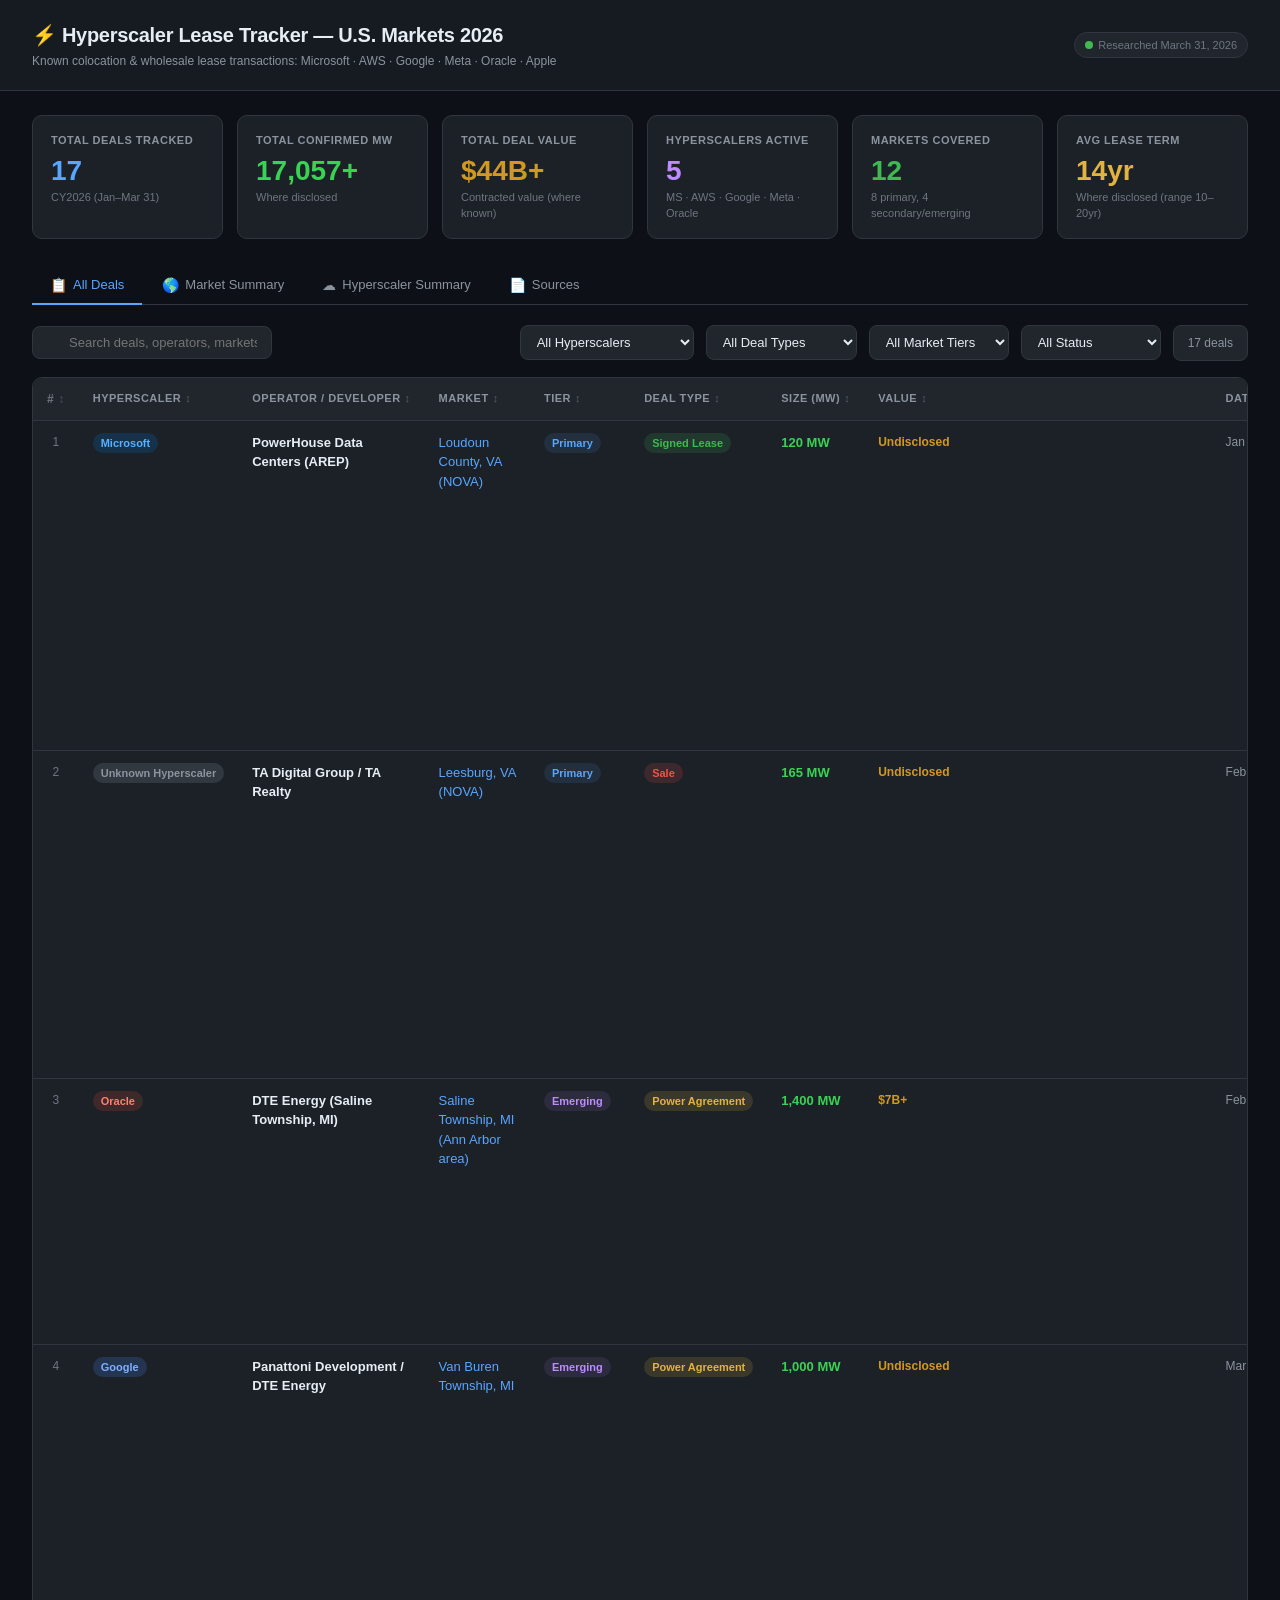
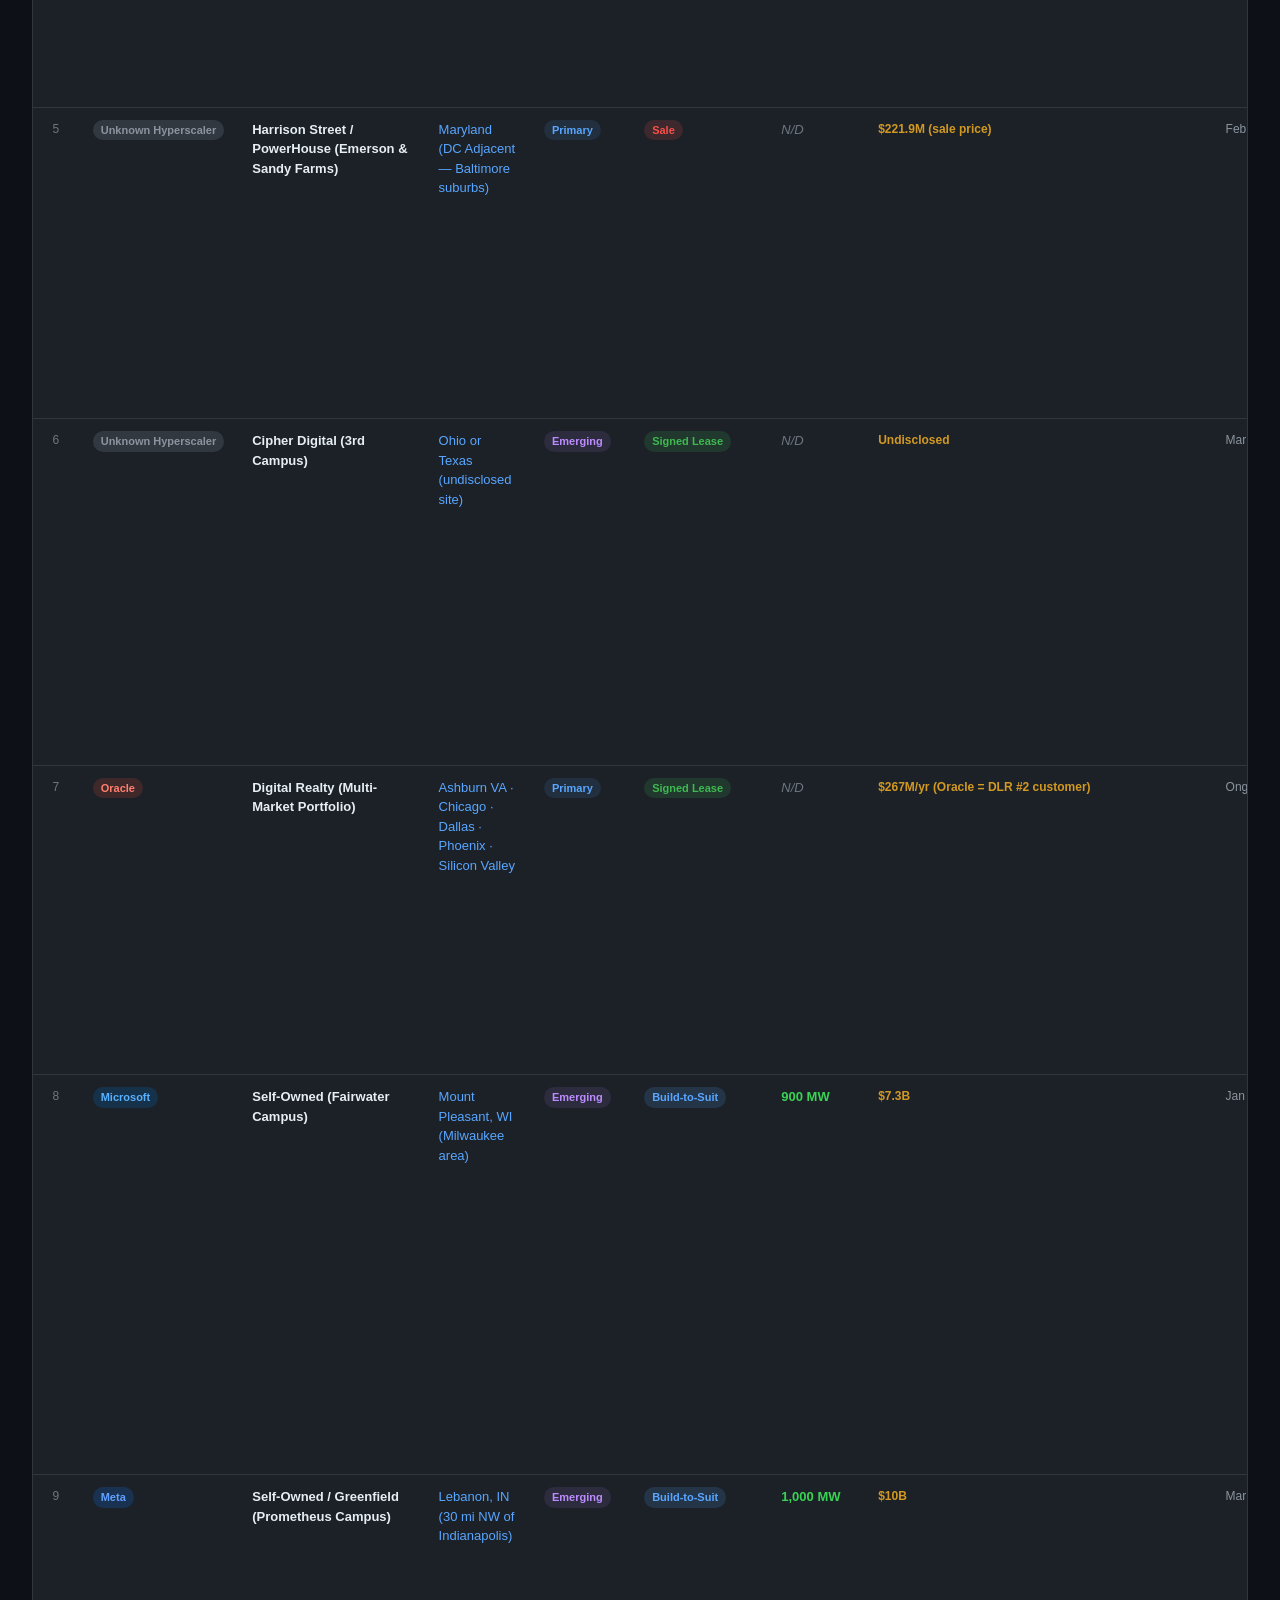
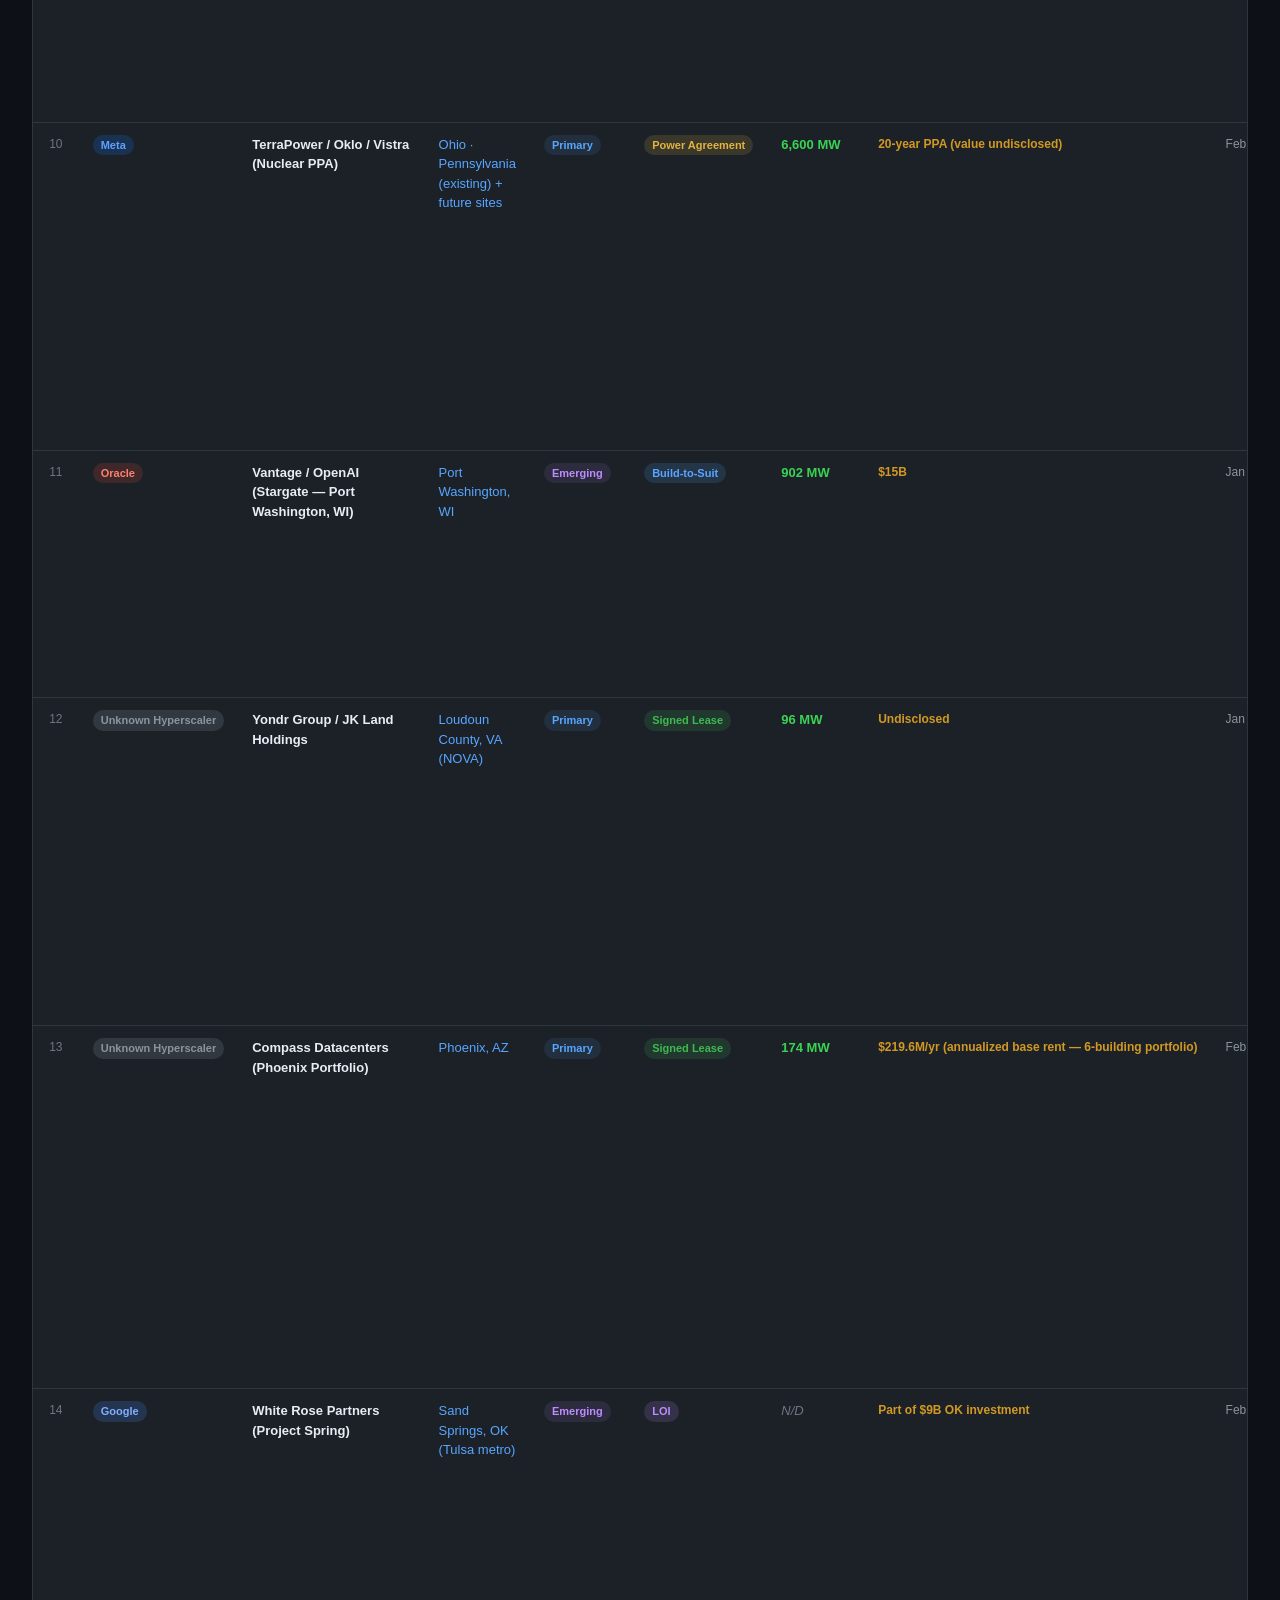
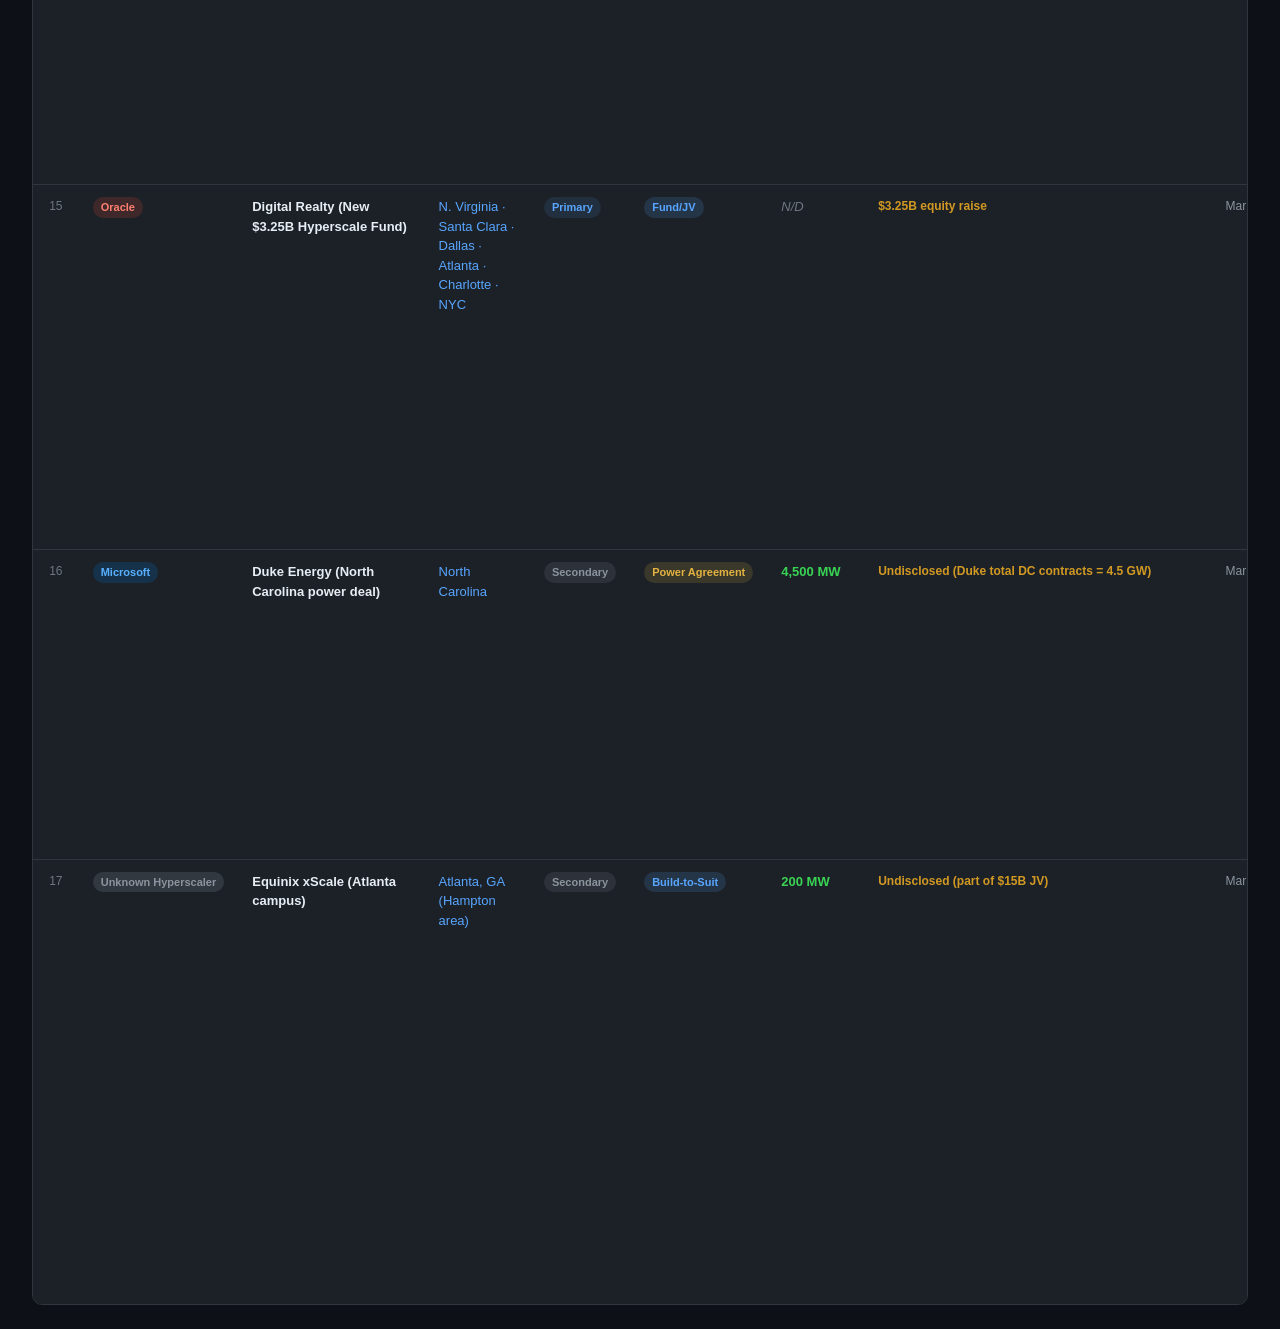
<file: Documents/Claude Folder/hyperscaler-lease-tracker.html>
<!DOCTYPE html>
<html lang="en">
<head>
<meta charset="UTF-8">
<meta name="viewport" content="width=device-width, initial-scale=1.0">
<title>Hyperscaler Lease Tracker — U.S. 2026</title>
<style>
  :root {
    --bg-primary: #0d1117;
    --bg-secondary: #161b22;
    --bg-tertiary: #21262d;
    --bg-card: #1c2128;
    --border: #30363d;
    --border-hover: #484f58;
    --text-primary: #e6edf3;
    --text-secondary: #8b949e;
    --text-muted: #6e7681;
    --accent-blue: #58a6ff;
    --accent-green: #3fb950;
    --accent-orange: #d29922;
    --accent-red: #f85149;
    --accent-purple: #bc8cff;
    --accent-teal: #39d353;
    --accent-yellow: #e3b341;
    --tag-ms: #0078d4;
    --tag-aws: #ff9900;
    --tag-google: #4285f4;
    --tag-meta: #1877f2;
    --tag-oracle: #c74634;
    --tag-apple: #555555;
    --tag-multi: #7c3aed;
  }
  * { box-sizing: border-box; margin: 0; padding: 0; }
  body {
    font-family: -apple-system, BlinkMacSystemFont, 'Segoe UI', 'Inter', sans-serif;
    background: var(--bg-primary);
    color: var(--text-primary);
    min-height: 100vh;
    font-size: 14px;
    line-height: 1.5;
  }

  /* Header */
  .header {
    background: var(--bg-secondary);
    border-bottom: 1px solid var(--border);
    padding: 20px 32px;
    display: flex;
    align-items: center;
    justify-content: space-between;
    position: sticky;
    top: 0;
    z-index: 100;
  }
  .header-left h1 {
    font-size: 20px;
    font-weight: 700;
    color: var(--text-primary);
    letter-spacing: -0.3px;
  }
  .header-left .subtitle {
    font-size: 12px;
    color: var(--text-secondary);
    margin-top: 2px;
  }
  .header-right {
    display: flex;
    align-items: center;
    gap: 16px;
  }
  .last-updated {
    font-size: 11px;
    color: var(--text-muted);
    background: var(--bg-tertiary);
    padding: 4px 10px;
    border-radius: 20px;
    border: 1px solid var(--border);
  }
  .live-dot {
    width: 8px; height: 8px;
    background: var(--accent-green);
    border-radius: 50%;
    display: inline-block;
    margin-right: 5px;
    animation: pulse 2s infinite;
  }
  @keyframes pulse {
    0%,100% { opacity:1; } 50% { opacity:0.4; }
  }

  .main { padding: 24px 32px; max-width: 1600px; margin: 0 auto; }

  /* KPI Cards */
  .kpi-grid {
    display: grid;
    grid-template-columns: repeat(6, 1fr);
    gap: 14px;
    margin-bottom: 28px;
  }
  .kpi-card {
    background: var(--bg-card);
    border: 1px solid var(--border);
    border-radius: 10px;
    padding: 16px 18px;
    transition: border-color 0.2s;
  }
  .kpi-card:hover { border-color: var(--border-hover); }
  .kpi-label {
    font-size: 11px;
    font-weight: 600;
    color: var(--text-secondary);
    text-transform: uppercase;
    letter-spacing: 0.5px;
    margin-bottom: 8px;
  }
  .kpi-value {
    font-size: 28px;
    font-weight: 700;
    color: var(--text-primary);
    line-height: 1;
    margin-bottom: 4px;
  }
  .kpi-sub {
    font-size: 11px;
    color: var(--text-muted);
  }
  .kpi-accent-blue .kpi-value { color: var(--accent-blue); }
  .kpi-accent-green .kpi-value { color: var(--accent-green); }
  .kpi-accent-orange .kpi-value { color: var(--accent-orange); }
  .kpi-accent-purple .kpi-value { color: var(--accent-purple); }
  .kpi-accent-teal .kpi-value { color: var(--accent-teal); }
  .kpi-accent-yellow .kpi-value { color: var(--accent-yellow); }

  /* Tabs */
  .tab-bar {
    display: flex;
    gap: 2px;
    margin-bottom: 20px;
    border-bottom: 1px solid var(--border);
    padding-bottom: 0;
  }
  .tab-btn {
    background: none;
    border: none;
    color: var(--text-secondary);
    padding: 10px 18px;
    cursor: pointer;
    font-size: 13px;
    font-weight: 500;
    border-bottom: 2px solid transparent;
    margin-bottom: -1px;
    transition: color 0.2s, border-color 0.2s;
    display: flex;
    align-items: center;
    gap: 6px;
  }
  .tab-btn:hover { color: var(--text-primary); }
  .tab-btn.active {
    color: var(--accent-blue);
    border-bottom-color: var(--accent-blue);
  }
  .tab-icon { font-size: 14px; }
  .tab-panel { display: none; }
  .tab-panel.active { display: block; }

  /* Filter Row */
  .filter-row {
    display: flex;
    gap: 12px;
    margin-bottom: 16px;
    flex-wrap: wrap;
    align-items: center;
  }
  .search-box {
    flex: 1;
    min-width: 240px;
    background: var(--bg-tertiary);
    border: 1px solid var(--border);
    color: var(--text-primary);
    padding: 8px 14px 8px 36px;
    border-radius: 8px;
    font-size: 13px;
    outline: none;
    position: relative;
    transition: border-color 0.2s;
  }
  .search-box:focus { border-color: var(--accent-blue); }
  .search-wrap { position: relative; flex: 1; min-width: 240px; }
  .search-icon {
    position: absolute; left: 11px; top: 50%; transform: translateY(-50%);
    color: var(--text-muted); font-size: 14px; pointer-events: none;
  }
  .filter-select {
    background: var(--bg-tertiary);
    border: 1px solid var(--border);
    color: var(--text-primary);
    padding: 8px 12px;
    border-radius: 8px;
    font-size: 13px;
    outline: none;
    cursor: pointer;
    min-width: 140px;
    transition: border-color 0.2s;
  }
  .filter-select:focus { border-color: var(--accent-blue); }
  .filter-count {
    background: var(--bg-tertiary);
    border: 1px solid var(--border);
    color: var(--text-secondary);
    padding: 8px 14px;
    border-radius: 8px;
    font-size: 12px;
    white-space: nowrap;
  }

  /* Table */
  .table-wrap {
    background: var(--bg-card);
    border: 1px solid var(--border);
    border-radius: 10px;
    overflow-x: auto;
  }
  table {
    width: 100%;
    border-collapse: collapse;
  }
  thead th {
    background: var(--bg-tertiary);
    padding: 12px 14px;
    text-align: left;
    font-size: 11px;
    font-weight: 700;
    color: var(--text-secondary);
    text-transform: uppercase;
    letter-spacing: 0.5px;
    border-bottom: 1px solid var(--border);
    cursor: pointer;
    user-select: none;
    white-space: nowrap;
  }
  thead th:hover { color: var(--text-primary); }
  thead th .sort-icon { margin-left: 4px; opacity: 0.5; }
  thead th.sorted .sort-icon { opacity: 1; color: var(--accent-blue); }
  tbody tr {
    border-bottom: 1px solid var(--border);
    transition: background 0.15s;
  }
  tbody tr:last-child { border-bottom: none; }
  tbody tr:hover { background: var(--bg-tertiary); }
  td {
    padding: 12px 14px;
    vertical-align: top;
    font-size: 13px;
    color: var(--text-primary);
  }
  .td-num { text-align: center; color: var(--text-muted); font-size: 12px; }

  /* Tags / Badges */
  .badge {
    display: inline-block;
    padding: 2px 8px;
    border-radius: 12px;
    font-size: 11px;
    font-weight: 600;
    white-space: nowrap;
  }
  .badge-ms { background: rgba(0,120,212,0.2); color: #58b0ff; }
  .badge-aws { background: rgba(255,153,0,0.2); color: #ffb840; }
  .badge-google { background: rgba(66,133,244,0.2); color: #80b0ff; }
  .badge-meta { background: rgba(24,119,242,0.2); color: #60a0ff; }
  .badge-oracle { background: rgba(199,70,52,0.2); color: #ff8070; }
  .badge-apple { background: rgba(85,85,85,0.2); color: #aaa; }
  .badge-multi { background: rgba(124,58,237,0.2); color: #c084fc; }
  .badge-unknown { background: rgba(139,148,158,0.2); color: #8b949e; }

  .badge-type-lease { background: rgba(63,185,80,0.15); color: var(--accent-green); }
  .badge-type-bts { background: rgba(88,166,255,0.15); color: var(--accent-blue); }
  .badge-type-expansion { background: rgba(210,153,34,0.15); color: var(--accent-orange); }
  .badge-type-loi { background: rgba(188,140,255,0.15); color: var(--accent-purple); }
  .badge-type-renewal { background: rgba(57,211,83,0.1); color: #6ee7b7; }
  .badge-type-acquisition { background: rgba(248,81,73,0.15); color: var(--accent-red); }
  .badge-type-power { background: rgba(227,179,65,0.15); color: var(--accent-yellow); }

  .badge-confirmed { background: rgba(63,185,80,0.15); color: var(--accent-green); }
  .badge-reported { background: rgba(88,166,255,0.15); color: var(--accent-blue); }
  .badge-rumored { background: rgba(210,153,34,0.15); color: var(--accent-orange); }

  .badge-primary { background: rgba(88,166,255,0.1); color: var(--accent-blue); }
  .badge-secondary { background: rgba(139,148,158,0.15); color: var(--text-secondary); }
  .badge-emerging { background: rgba(188,140,255,0.1); color: var(--accent-purple); }

  .mw-value { font-weight: 700; color: var(--accent-teal); }
  .mw-na { color: var(--text-muted); font-style: italic; }

  .operator-name { font-weight: 600; color: var(--text-primary); }
  .market-name { color: var(--accent-blue); font-weight: 500; }

  .source-link {
    color: var(--accent-blue);
    text-decoration: none;
    font-size: 11px;
  }
  .source-link:hover { text-decoration: underline; }

  .notes-text {
    font-size: 11px;
    color: var(--text-secondary);
    max-width: 280px;
    line-height: 1.4;
  }
  .notes-list {
    margin: 0;
    padding-left: 14px;
    font-size: 11px;
    color: var(--text-secondary);
    max-width: 280px;
    line-height: 1.5;
  }
  .notes-list li { margin-bottom: 2px; }

  .no-results {
    text-align: center;
    padding: 48px 24px;
    color: var(--text-muted);
    font-size: 14px;
  }

  /* Summary Panels */
  .summary-grid {
    display: grid;
    grid-template-columns: 1fr 1fr;
    gap: 20px;
  }
  .summary-card {
    background: var(--bg-card);
    border: 1px solid var(--border);
    border-radius: 10px;
    padding: 20px;
  }
  .summary-card h3 {
    font-size: 14px;
    font-weight: 700;
    color: var(--text-primary);
    margin-bottom: 16px;
    padding-bottom: 10px;
    border-bottom: 1px solid var(--border);
    display: flex;
    align-items: center;
    gap: 8px;
  }
  .bar-row {
    display: flex;
    align-items: center;
    gap: 10px;
    margin-bottom: 12px;
  }
  .bar-label {
    min-width: 120px;
    font-size: 12px;
    color: var(--text-primary);
    font-weight: 500;
  }
  .bar-track {
    flex: 1;
    height: 8px;
    background: var(--bg-tertiary);
    border-radius: 4px;
    overflow: hidden;
  }
  .bar-fill {
    height: 100%;
    border-radius: 4px;
    transition: width 0.5s ease;
  }
  .bar-fill-blue { background: var(--accent-blue); }
  .bar-fill-green { background: var(--accent-green); }
  .bar-fill-orange { background: var(--accent-orange); }
  .bar-fill-purple { background: var(--accent-purple); }
  .bar-fill-red { background: var(--accent-red); }
  .bar-fill-teal { background: var(--accent-teal); }
  .bar-fill-yellow { background: var(--accent-yellow); }
  .bar-meta { min-width: 60px; text-align: right; font-size: 12px; color: var(--text-secondary); }

  /* Sources tab */
  .sources-grid {
    display: grid;
    grid-template-columns: repeat(3, 1fr);
    gap: 14px;
  }
  .source-card {
    background: var(--bg-card);
    border: 1px solid var(--border);
    border-radius: 8px;
    padding: 14px 16px;
    transition: border-color 0.2s;
  }
  .source-card:hover { border-color: var(--border-hover); }
  .source-card-title {
    font-size: 12px;
    font-weight: 700;
    color: var(--text-primary);
    margin-bottom: 4px;
  }
  .source-card-desc {
    font-size: 11px;
    color: var(--text-muted);
    margin-bottom: 8px;
    line-height: 1.4;
  }
  .source-card-pub {
    font-size: 11px;
    color: var(--text-secondary);
    font-style: italic;
  }
  .note-box {
    background: rgba(210,153,34,0.08);
    border: 1px solid rgba(210,153,34,0.3);
    border-radius: 8px;
    padding: 14px 18px;
    margin-bottom: 20px;
    font-size: 12px;
    color: var(--accent-orange);
    line-height: 1.6;
  }
  .note-box strong { color: var(--accent-yellow); }

  /* Responsive */
  @media (max-width: 1200px) {
    .kpi-grid { grid-template-columns: repeat(3, 1fr); }
    .sources-grid { grid-template-columns: repeat(2, 1fr); }
    .summary-grid { grid-template-columns: 1fr; }
  }
  @media (max-width: 768px) {
    .header { padding: 16px 16px; flex-direction: column; gap: 10px; }
    .main { padding: 16px; }
    .kpi-grid { grid-template-columns: repeat(2, 1fr); }
    .sources-grid { grid-template-columns: 1fr; }
  }
</style>
</head>
<body>

<div class="header">
  <div class="header-left">
    <h1>&#9889; Hyperscaler Lease Tracker &mdash; U.S. Markets 2026</h1>
    <div class="subtitle">Known colocation &amp; wholesale lease transactions: Microsoft · AWS · Google · Meta · Oracle · Apple</div>
  </div>
  <div class="header-right">
    <div class="last-updated"><span class="live-dot"></span>Researched March 31, 2026</div>
  </div>
</div>

<div class="main">

  <!-- KPI Cards -->
  <div class="kpi-grid">
    <div class="kpi-card kpi-accent-blue">
      <div class="kpi-label">Total Deals Tracked</div>
      <div class="kpi-value">17</div>
      <div class="kpi-sub">CY2026 (Jan–Mar 31)</div>
    </div>
    <div class="kpi-card kpi-accent-teal">
      <div class="kpi-label">Total Confirmed MW</div>
      <div class="kpi-value">17,057+</div>
      <div class="kpi-sub">Where disclosed</div>
    </div>
    <div class="kpi-card kpi-accent-orange">
      <div class="kpi-label">Total Deal Value</div>
      <div class="kpi-value">$44B+</div>
      <div class="kpi-sub">Contracted value (where known)</div>
    </div>
    <div class="kpi-card kpi-accent-purple">
      <div class="kpi-label">Hyperscalers Active</div>
      <div class="kpi-value">5</div>
      <div class="kpi-sub">MS · AWS · Google · Meta · Oracle</div>
    </div>
    <div class="kpi-card kpi-accent-green">
      <div class="kpi-label">Markets Covered</div>
      <div class="kpi-value">12</div>
      <div class="kpi-sub">8 primary, 4 secondary/emerging</div>
    </div>
    <div class="kpi-card kpi-accent-yellow">
      <div class="kpi-label">Avg Lease Term</div>
      <div class="kpi-value">14yr</div>
      <div class="kpi-sub">Where disclosed (range 10–20yr)</div>
    </div>
  </div>

  <!-- Tabs -->
  <div class="tab-bar">
    <button class="tab-btn active" onclick="showTab('deals')" id="tab-deals">
      <span class="tab-icon">&#128203;</span> All Deals
    </button>
    <button class="tab-btn" onclick="showTab('market')" id="tab-market">
      <span class="tab-icon">&#127758;</span> Market Summary
    </button>
    <button class="tab-btn" onclick="showTab('hyperscaler')" id="tab-hyperscaler">
      <span class="tab-icon">&#9729;</span> Hyperscaler Summary
    </button>
    <button class="tab-btn" onclick="showTab('sources')" id="tab-sources">
      <span class="tab-icon">&#128196;</span> Sources
    </button>
  </div>

  <!-- DEALS TAB -->
  <div class="tab-panel active" id="panel-deals">
    <div class="filter-row">
      <div class="search-wrap">
        <span class="search-icon">&#128269;</span>
        <input type="text" class="search-box" id="searchInput" placeholder="Search deals, operators, markets, tenants..." oninput="filterTable()">
      </div>
      <select class="filter-select" id="filterHyperscaler" onchange="filterTable()">
        <option value="">All Hyperscalers</option>
        <option value="Microsoft">Microsoft</option>
        <option value="AWS">AWS</option>
        <option value="Google">Google</option>
        <option value="Meta">Meta</option>
        <option value="Oracle">Oracle</option>
        <option value="Unknown">Unknown Hyperscaler</option>
      </select>
      <select class="filter-select" id="filterDealType" onchange="filterTable()">
        <option value="">All Deal Types</option>
        <option value="Signed Lease">Signed Lease</option>
        <option value="Build-to-Suit">Build-to-Suit</option>
        <option value="Power Agreement">Power Agreement</option>
        <option value="LOI">LOI / Pre-Lease</option>
        <option value="Fund/JV">Fund / JV</option>
        <option value="Sale">Asset Sale</option>
      </select>
      <select class="filter-select" id="filterTier" onchange="filterTable()">
        <option value="">All Market Tiers</option>
        <option value="Primary">Primary</option>
        <option value="Secondary">Secondary</option>
        <option value="Emerging">Emerging</option>
      </select>
      <select class="filter-select" id="filterStatus" onchange="filterTable()">
        <option value="">All Status</option>
        <option value="Confirmed">Confirmed</option>
        <option value="Reported">Reported</option>
      </select>
      <div class="filter-count" id="rowCount">17 deals</div>
    </div>

    <div class="table-wrap">
      <table id="dealsTable">
        <thead>
          <tr>
            <th class="td-num" onclick="sortTable(0)">#<span class="sort-icon">&#8597;</span></th>
            <th onclick="sortTable(1)">Hyperscaler<span class="sort-icon">&#8597;</span></th>
            <th onclick="sortTable(2)">Operator / Developer<span class="sort-icon">&#8597;</span></th>
            <th onclick="sortTable(3)">Market<span class="sort-icon">&#8597;</span></th>
            <th onclick="sortTable(4)">Tier<span class="sort-icon">&#8597;</span></th>
            <th onclick="sortTable(5)">Deal Type<span class="sort-icon">&#8597;</span></th>
            <th onclick="sortTable(6)">Size (MW)<span class="sort-icon">&#8597;</span></th>
            <th onclick="sortTable(7)">Value<span class="sort-icon">&#8597;</span></th>
            <th onclick="sortTable(8)">Date<span class="sort-icon">&#8597;</span></th>
            <th onclick="sortTable(9)">Status<span class="sort-icon">&#8597;</span></th>
            <th>Notes</th>
            <th>Source</th>
          </tr>
        </thead>
        <tbody id="tableBody">
        </tbody>
      </table>
      <div class="no-results" id="noResults" style="display:none;">No deals match your filters. Try adjusting the search.</div>
    </div>
  </div>

  <!-- MARKET SUMMARY TAB -->
  <div class="tab-panel" id="panel-market">
    <div class="summary-grid">
      <div class="summary-card">
        <h3>&#128205; Deal Count by Market</h3>
        <div class="bar-row"><div class="bar-label">N. Virginia / DC</div><div class="bar-track"><div class="bar-fill bar-fill-blue" style="width:100%"></div></div><div class="bar-meta">3 deals</div></div>
        <div class="bar-row"><div class="bar-label">Multi-Market / US</div><div class="bar-track"><div class="bar-fill bar-fill-purple" style="width:100%"></div></div><div class="bar-meta">3 deals</div></div>
        <div class="bar-row"><div class="bar-label">Michigan</div><div class="bar-track"><div class="bar-fill bar-fill-teal" style="width:67%"></div></div><div class="bar-meta">2 deals</div></div>
        <div class="bar-row"><div class="bar-label">Wisconsin</div><div class="bar-track"><div class="bar-fill bar-fill-green" style="width:67%"></div></div><div class="bar-meta">2 deals</div></div>
        <div class="bar-row"><div class="bar-label">Ohio/TX undisclosed</div><div class="bar-track"><div class="bar-fill bar-fill-yellow" style="width:33%"></div></div><div class="bar-meta">1 deal</div></div>
        <div class="bar-row"><div class="bar-label">Maryland (DC adj.)</div><div class="bar-track"><div class="bar-fill bar-fill-blue" style="width:33%"></div></div><div class="bar-meta">1 deal</div></div>
        <div class="bar-row"><div class="bar-label">Indiana</div><div class="bar-track"><div class="bar-fill bar-fill-green" style="width:33%"></div></div><div class="bar-meta">1 deal</div></div>
        <div class="bar-row"><div class="bar-label">Phoenix, AZ</div><div class="bar-track"><div class="bar-fill bar-fill-orange" style="width:33%"></div></div><div class="bar-meta">1 deal</div></div>
        <div class="bar-row"><div class="bar-label">Oklahoma</div><div class="bar-track"><div class="bar-fill bar-fill-orange" style="width:33%"></div></div><div class="bar-meta">1 deal</div></div>
        <div class="bar-row"><div class="bar-label">North Carolina</div><div class="bar-track"><div class="bar-fill bar-fill-purple" style="width:33%"></div></div><div class="bar-meta">1 deal</div></div>
        <div class="bar-row"><div class="bar-label">Atlanta, GA</div><div class="bar-track"><div class="bar-fill bar-fill-blue" style="width:33%"></div></div><div class="bar-meta">1 deal</div></div>
      </div>

      <div class="summary-card">
        <h3>&#127968; Operator Activity</h3>
        <div class="bar-row"><div class="bar-label">Vantage Data Centers</div><div class="bar-track"><div class="bar-fill bar-fill-red" style="width:85%"></div></div><div class="bar-meta">902 MW Lighthouse WI</div></div>
        <div class="bar-row"><div class="bar-label">Digital Realty</div><div class="bar-track"><div class="bar-fill bar-fill-blue" style="width:75%"></div></div><div class="bar-meta">$3.25B fund</div></div>
        <div class="bar-row"><div class="bar-label">Compass Datacenters</div><div class="bar-track"><div class="bar-fill bar-fill-orange" style="width:65%"></div></div><div class="bar-meta">174 MW Phoenix</div></div>
        <div class="bar-row"><div class="bar-label">TA Digital Group</div><div class="bar-track"><div class="bar-fill bar-fill-purple" style="width:55%"></div></div><div class="bar-meta">165 MW sold</div></div>
        <div class="bar-row"><div class="bar-label">PowerHouse / AREP</div><div class="bar-track"><div class="bar-fill bar-fill-green" style="width:45%"></div></div><div class="bar-meta">120 MW signed</div></div>
        <div class="bar-row"><div class="bar-label">Panattoni / Equinix</div><div class="bar-track"><div class="bar-fill bar-fill-teal" style="width:35%"></div></div><div class="bar-meta">Various</div></div>
        <div class="bar-row"><div class="bar-label">Yondr Group</div><div class="bar-track"><div class="bar-fill bar-fill-yellow" style="width:25%"></div></div><div class="bar-meta">96 MW NOVA</div></div>
        <div class="bar-row"><div class="bar-label">Cipher Digital</div><div class="bar-track"><div class="bar-fill bar-fill-orange" style="width:18%"></div></div><div class="bar-meta">1 lease</div></div>
      </div>

      <div class="summary-card">
        <h3>&#127942; Deal Type Breakdown</h3>
        <div class="bar-row"><div class="bar-label">Signed Lease</div><div class="bar-track"><div class="bar-fill bar-fill-green" style="width:100%"></div></div><div class="bar-meta">6 deals</div></div>
        <div class="bar-row"><div class="bar-label">Build-to-Suit</div><div class="bar-track"><div class="bar-fill bar-fill-blue" style="width:67%"></div></div><div class="bar-meta">4 deals</div></div>
        <div class="bar-row"><div class="bar-label">Power Agreement</div><div class="bar-track"><div class="bar-fill bar-fill-yellow" style="width:67%"></div></div><div class="bar-meta">4 deals</div></div>
        <div class="bar-row"><div class="bar-label">Asset Sale</div><div class="bar-track"><div class="bar-fill bar-fill-orange" style="width:17%"></div></div><div class="bar-meta">1 deal</div></div>
        <div class="bar-row"><div class="bar-label">Fund / JV</div><div class="bar-track"><div class="bar-fill bar-fill-purple" style="width:17%"></div></div><div class="bar-meta">1 deal</div></div>
      </div>

      <div class="summary-card">
        <h3>&#128337; Market Notes &amp; Themes Q1 2026</h3>
        <p style="font-size:12px; color:var(--text-secondary); line-height:1.8; margin-bottom:10px;">
          <strong style="color:var(--text-primary);">Northern Virginia</strong> remains a top hyperscale leasing market with 3 tracked 2026 transactions. Power scarcity is driving deals to adjacent Loudoun and Leesburg.
        </p>
        <p style="font-size:12px; color:var(--text-secondary); line-height:1.8; margin-bottom:10px;">
          <strong style="color:var(--text-primary);">Emerging markets</strong> (Michigan, Indiana, Wisconsin, Oklahoma) are gaining traction as hyperscalers seek available power blocks of 1GW+ unavailable in core markets.
        </p>
        <p style="font-size:12px; color:var(--text-secondary); line-height:1.8; margin-bottom:10px;">
          <strong style="color:var(--text-primary);">Multi-market deals</strong> (Oracle/Digital Realty, Meta Nuclear PPA, DLR $3.25B fund) reflect hyperscalers locking in capacity across portfolios rather than single-site transactions.
        </p>
        <p style="font-size:12px; color:var(--text-secondary); line-height:1.8;">
          <strong style="color:var(--text-primary);">AWS pullback:</strong> No executed U.S. lease transactions with a 2026 announcement date have been publicly disclosed for AWS as of Q1 2026. Wells Fargo reported AWS paused some international colocation pre-lease discussions in early 2026, but AWS VP Kevin Miller stated demand remains strong.
        </p>
      </div>
    </div>
  </div>

  <!-- HYPERSCALER SUMMARY TAB -->
  <div class="tab-panel" id="panel-hyperscaler">
    <div class="summary-grid">
      <div class="summary-card">
        <h3 style="color:#58b0ff;">&#9729; Microsoft</h3>
        <p style="font-size:12px; color:var(--text-secondary); line-height:1.8; margin-bottom:10px;">
          Spent <strong style="color:var(--text-primary);">$11.1B on data center leases in Q1 FY2026</strong> (per latest earnings). Total future lease commitments: $155B.
          Key CY2026 activities include the <strong>Fairwater Campus</strong> in Wisconsin (900 MW, $7B), the <strong>PowerHouse Arcola</strong> lease (120 MW, Jan 2026), and a <strong>Duke Energy power agreement</strong> covering 4.5 GW in North Carolina.
          Azure regions in Northern Virginia and Wisconsin remained under capacity expansion through mid-2026.
        </p>
        <div class="bar-row"><div class="bar-label">Future Commitments</div><div class="bar-track"><div class="bar-fill bar-fill-blue" style="width:60%"></div></div><div class="bar-meta">$155B</div></div>
        <div class="bar-row"><div class="bar-label">Q1 FY26 Lease Spend</div><div class="bar-track"><div class="bar-fill bar-fill-blue" style="width:25%"></div></div><div class="bar-meta">$11.1B</div></div>
      </div>

      <div class="summary-card">
        <h3 style="color:#ffb840;">&#9729; AWS (Amazon)</h3>
        <p style="font-size:12px; color:var(--text-secondary); line-height:1.8; margin-bottom:10px;">
          No executed U.S. lease transactions with a 2026 announcement date have been publicly disclosed for AWS as of Q1 2026.
          Wells Fargo reported AWS paused some international colocation pre-lease discussions in early 2026, but AWS VP Kevin Miller stated demand remains strong.
          AWS has ~180 colocation partners globally.
          Projected 2026 capex: <strong style="color:var(--text-primary);">~$200B</strong>.
        </p>
        <div class="bar-row"><div class="bar-label">2026 MW Tracked</div><div class="bar-track"><div class="bar-fill bar-fill-orange" style="width:5%"></div></div><div class="bar-meta">0 MW tracked</div></div>
        <div class="bar-row"><div class="bar-label">2026 Capex Estimate</div><div class="bar-track"><div class="bar-fill bar-fill-orange" style="width:78%"></div></div><div class="bar-meta">~$200B</div></div>
      </div>

      <div class="summary-card">
        <h3 style="color:#80b0ff;">&#9729; Google / Alphabet</h3>
        <p style="font-size:12px; color:var(--text-secondary); line-height:1.8; margin-bottom:10px;">
          Signed agreement with DTE Energy for a <strong>1 GW data center</strong> in Van Buren Township, Michigan ("Project Cannoli," March 2026).
          Approved rezoning for "Project Spring" in Sand Springs, Oklahoma (Feb 2026).
          Projected 2026 capex: <strong style="color:var(--text-primary);">$175–185B</strong>.
        </p>
        <div class="bar-row"><div class="bar-label">2026 Capex Estimate</div><div class="bar-track"><div class="bar-fill bar-fill-blue" style="width:65%"></div></div><div class="bar-meta">$175–185B</div></div>
        <div class="bar-row"><div class="bar-label">Michigan Commitment</div><div class="bar-track"><div class="bar-fill bar-fill-blue" style="width:20%"></div></div><div class="bar-meta">1 GW planned</div></div>
      </div>

      <div class="summary-card">
        <h3 style="color:#60a0ff;">&#9729; Meta</h3>
        <p style="font-size:12px; color:var(--text-secondary); line-height:1.8; margin-bottom:10px;">
          Committed <strong style="color:var(--text-primary);">~$104B in total future data center lease obligations</strong>.
          Meta and Microsoft collectively helped push global hyperscale lease commitments above $700B (Bloomberg, March 2026).
          Broke ground on <strong>Prometheus campus</strong> in Lebanon, Indiana (1 GW, $10B, March 2026).
          Secured <strong>6.6 GW nuclear power</strong> deal across Ohio/Pennsylvania (20-year PPA with TerraPower, Oklo, Vistra — Feb 2026).
          Signed AMD deal for $100B in custom AI chips (Feb 2026).
          Projected 2026 capex: <strong style="color:var(--text-primary);">$115–135B</strong>.
        </p>
        <div class="bar-row"><div class="bar-label">Future Commitments</div><div class="bar-track"><div class="bar-fill bar-fill-blue" style="width:40%"></div></div><div class="bar-meta">$104B</div></div>
        <div class="bar-row"><div class="bar-label">2026 Capex Estimate</div><div class="bar-track"><div class="bar-fill bar-fill-blue" style="width:48%"></div></div><div class="bar-meta">$115–135B</div></div>
      </div>

      <div class="summary-card">
        <h3 style="color:#ff8070;">&#9729; Oracle</h3>
        <p style="font-size:12px; color:var(--text-secondary); line-height:1.8; margin-bottom:10px;">
          Oracle holds the largest future data center lease obligation at <strong style="color:var(--text-primary);">$248–261B</strong> — up 2,239% from Nov 2023.
          Leases are expected to begin Q3 FY2026–FY2028 and run 15–19 years.
          <strong>Digital Realty</strong> is Oracle's #2 customer (~$267M/yr, 500K+ sq ft, 14 US markets).
          Anchoring the <strong>Oracle/OpenAI Saline Township, Michigan</strong> campus ($7B+, 1.4 GW, with DTE Energy power deal) and the <strong>Vantage Lighthouse Campus</strong> in Port Washington, Wisconsin (902 MW, $15B, Stargate initiative).
          Oracle leases at Digital Realty in Ashburn, Chicago, Dallas, Phoenix, Silicon Valley, NY and other OCI markets.
        </p>
        <div class="bar-row"><div class="bar-label">Future Commitments</div><div class="bar-track"><div class="bar-fill bar-fill-red" style="width:100%"></div></div><div class="bar-meta">$248–261B</div></div>
        <div class="bar-row"><div class="bar-label">Digital Realty Revenue</div><div class="bar-track"><div class="bar-fill bar-fill-red" style="width:18%"></div></div><div class="bar-meta">$267M/yr</div></div>
      </div>

      <div class="summary-card">
        <h3>&#127942; Key Macro Themes</h3>
        <p style="font-size:12px; color:var(--text-secondary); line-height:1.8; margin-bottom:8px;">
          <strong style="color:var(--text-primary);">$700B+ Total Commitment:</strong> Bloomberg reported (Mar 12, 2026) that Microsoft, Meta, Oracle, and Amazon collectively hold $700B+ in future data center lease commitments.
        </p>
        <p style="font-size:12px; color:var(--text-secondary); line-height:1.8; margin-bottom:8px;">
          <strong style="color:var(--text-primary);">Hyperscaler Capex 2026:</strong> $600–625B across the Big 5 (+36% YoY), ~75% tied to AI infrastructure.
        </p>
        <p style="font-size:12px; color:var(--text-secondary); line-height:1.8; margin-bottom:8px;">
          <strong style="color:var(--text-primary);">Power is the Bottleneck:</strong> Lease activity is increasingly driven by power access. Deals announced in Michigan, Wisconsin, Indiana, and Oklahoma reflect utilities' ability to offer 1GW+ blocks unavailable in core markets.
        </p>
        <p style="font-size:12px; color:var(--text-secondary); line-height:1.8;">
          <strong style="color:var(--text-primary);">Lease Terms Lengthening:</strong> The average disclosed lease term for 2026 deals is 14–15 years, up from 10 years historically, as hyperscalers lock in power-constrained capacity.
        </p>
      </div>
    </div>
  </div>

  <!-- SOURCES TAB -->
  <div class="tab-panel" id="panel-sources">
    <div class="note-box">
      <strong>Methodology Note:</strong> All deals are sourced from publicly available press releases, earnings filings, and industry publications. Tenant names are only listed where publicly disclosed. Deals where the hyperscaler is unnamed are labeled "Unknown Hyperscaler." No data has been fabricated. MW figures reflect IT load unless noted otherwise. All deals have 2026 announcement dates. Deals announced before January 1, 2026 have been excluded regardless of delivery date.
    </div>
    <div class="sources-grid" id="sourcesGrid">
    </div>
  </div>

</div>

<script>
// ============================================================
// DEAL DATA
// ============================================================
const deals = [
  {
    id: 1,
    hyperscaler: "Microsoft",
    operator: "PowerHouse Data Centers (AREP)",
    market: "Loudoun County, VA (NOVA)",
    tier: "Primary",
    dealType: "Signed Lease",
    mw: 120,
    value: "Undisclosed",
    date: "2026-01-15",
    dateDisplay: "Jan 15, 2026",
    status: "Confirmed",
    notes: "Long-term hyperscale lease at PowerHouse Arcola campus, 37 acres, 615,000 sq ft, two buildings. Near Rt 50 & Loudoun County Pkwy. Tier III+/IV, GPU/liquid cool. Tenant unnamed but described as hyperscale operator.",
    sourceUrl: "https://www.prnewswire.com/news-releases/powerhouse-data-centers-executes-hyperscale-lease-at-powerhouse-arcola-advancing-northern-virginia-expansion-302661927.html",
    sourcePub: "PR Newswire / DCD"
  },
  {
    id: 2,
    hyperscaler: "Unknown Hyperscaler",
    operator: "TA Digital Group / TA Realty",
    market: "Leesburg, VA (NOVA)",
    tier: "Primary",
    dealType: "Sale",
    mw: 165,
    value: "Undisclosed",
    date: "2026-02-05",
    dateDisplay: "Feb 5, 2026",
    status: "Confirmed",
    notes: "Sale of two hyperscale data center buildings (745,000 sq ft, 165 MW IT load) fully leased to a single unnamed global cloud provider. Part of planned 5-building, 450 MW campus. First two buildings already delivered and leased.",
    sourceUrl: "https://www.globenewswire.com/news-release/2026/02/05/3233084/0/en/TA-Realty-Announces-Sale-of-Hyperscale-Data-Centers-in-Northern-Virginia.html",
    sourcePub: "GlobeNewswire / DCD"
  },
  {
    id: 3,
    hyperscaler: "Oracle",
    operator: "DTE Energy (Saline Township, MI)",
    market: "Saline Township, MI (Ann Arbor area)",
    tier: "Emerging",
    dealType: "Power Agreement",
    mw: 1400,
    value: "$7B+",
    date: "2026-02-18",
    dateDisplay: "Feb 2026",
    status: "Confirmed",
    notes: "Oracle/OpenAI co-anchor. 575 acres south of Ann Arbor. DTE signed 1.4 GW power deal (first hyperscale contract for DTE, growing its load 25%). MPSC-approved. Construction begins 2026.",
    sourceUrl: "https://www.datacenterdynamics.com/en/news/dte-energy-signs-14gw-power-deal-with-unnamed-hyperscaler/",
    sourcePub: "Data Center Dynamics / Detroit News"
  },
  {
    id: 4,
    hyperscaler: "Google",
    operator: "Panattoni Development / DTE Energy",
    market: "Van Buren Township, MI",
    tier: "Emerging",
    dealType: "Power Agreement",
    mw: 1000,
    value: "Undisclosed",
    date: "2026-03-17",
    dateDisplay: "Mar 17, 2026",
    status: "Confirmed",
    notes: "Google confirmed as 'Project Cannoli.' Panattoni developing 152-acre site (280 acres total). 3 data center buildings. Google signed DTE Energy power agreement; 2.7 GW clean energy commitment. Contested case before MPSC committed.",
    sourceUrl: "https://michiganadvance.com/2026/03/17/google-and-dte-announce-van-buren-township-data-center-agreement-commit-to-contested-case-hearing/",
    sourcePub: "Michigan Advance / Bridge Michigan"
  },
  {
    id: 5,
    hyperscaler: "Unknown Hyperscaler",
    operator: "Harrison Street / PowerHouse (Emerson & Sandy Farms)",
    market: "Maryland (DC Adjacent — Baltimore suburbs)",
    tier: "Primary",
    dealType: "Sale",
    mw: null,
    value: "$221.9M (sale price)",
    date: "2026-02-01",
    dateDisplay: "Feb 2026",
    status: "Confirmed",
    notes: "Sale to GI Partners of two hyperscale powered-shell campuses (Emerson and Sandy Farms) totaling 218,000+ sq ft on ~95 acres near Baltimore. Fully pre-leased to a single hyperscale user. Capital One provided $113M loan.",
    sourceUrl: "https://newswire.telecomramblings.com/2026/02/harrison-street-asset-management-sells-two-hyperscale-powered-shell-data-center-campuses-in-maryland/",
    sourcePub: "Telecom Ramblings / DCD"
  },
  {
    id: 6,
    hyperscaler: "Unknown Hyperscaler",
    operator: "Cipher Digital (3rd Campus)",
    market: "Ohio or Texas (undisclosed site)",
    tier: "Emerging",
    dealType: "Signed Lease",
    mw: null,
    value: "Undisclosed",
    date: "2026-03-25",
    dateDisplay: "Mar 25, 2026",
    status: "Confirmed",
    notes: "Cipher's 3rd large AI campus lease. 15-year initial term with unnamed investment-grade hyperscaler. Cipher to develop/deliver new HPC data center at existing site. Accompanied by $200M revolving credit facility (Morgan Stanley led).",
    sourceUrl: "https://www.globenewswire.com/news-release/2026/03/25/3262079/0/en/Cipher-Digital-Announces-Business-Updates.html",
    sourcePub: "GlobeNewswire / DCD"
  },
  {
    id: 7,
    hyperscaler: "Oracle",
    operator: "Digital Realty (Multi-Market Portfolio)",
    market: "Ashburn VA · Chicago · Dallas · Phoenix · Silicon Valley",
    tier: "Primary",
    dealType: "Signed Lease",
    mw: null,
    value: "$267M/yr (Oracle = DLR #2 customer)",
    date: "2026-01-01",
    dateDisplay: "Ongoing / 2026",
    status: "Confirmed",
    notes: "Oracle leases 500,000+ sq ft across 59 Digital Realty data centers in 14 US markets via OCI FastConnect. Digital Realty closed $3.25B hyperscale fund (Mar 30, 2026) focused on NOVA, Santa Clara, Dallas, Atlanta, Charlotte, NYC.",
    sourceUrl: "https://www.globenewswire.com/news-release/2026/03/30/3264485/0/en/Digital-Realty-Announces-Final-Close-of-3-25-billion-U-S-Hyperscale-Data-Center-Fund.html",
    sourcePub: "GlobeNewswire / CoStar"
  },
  {
    id: 8,
    hyperscaler: "Microsoft",
    operator: "Self-Owned (Fairwater Campus)",
    market: "Mount Pleasant, WI (Milwaukee area)",
    tier: "Emerging",
    dealType: "Build-to-Suit",
    mw: 900,
    value: "$7.3B",
    date: "2026-01-01",
    dateDisplay: "Jan 2026 (final const. phase)",
    status: "Confirmed",
    notes: "Microsoft's largest AI campus. Formerly Foxconn site. Phase 1 completion by July 1, 2026. 15 buildings approved, taxable value $13B+. Peak Phase 1 power ~400 MW; full buildout ~900 MW. Financed via finance leases (included in $11.1B Q1 spend).",
    sourceUrl: "https://www.datacenterdynamics.com/en/news/microsoft-spent-111bn-on-data-center-leases-alone-in-q1-2026/",
    sourcePub: "Data Center Dynamics"
  },
  {
    id: 9,
    hyperscaler: "Meta",
    operator: "Self-Owned / Greenfield (Prometheus Campus)",
    market: "Lebanon, IN (30 mi NW of Indianapolis)",
    tier: "Emerging",
    dealType: "Build-to-Suit",
    mw: 1000,
    value: "$10B",
    date: "2026-03-01",
    dateDisplay: "Mar 2026",
    status: "Confirmed",
    notes: "Meta's first multi-GW AI cluster. Groundbreaking March 2026. ~4,000 construction jobs at peak; 300 operational positions. Meta's largest infrastructure build to date.",
    sourceUrl: "https://www.datacenterknowledge.com/data-center-construction/new-data-center-developments-march-2026",
    sourcePub: "Data Center Knowledge"
  },
  {
    id: 10,
    hyperscaler: "Meta",
    operator: "TerraPower / Oklo / Vistra (Nuclear PPA)",
    market: "Ohio · Pennsylvania (existing) + future sites",
    tier: "Primary",
    dealType: "Power Agreement",
    mw: 6600,
    value: "20-year PPA (value undisclosed)",
    date: "2026-02-01",
    dateDisplay: "Feb 2026",
    status: "Confirmed",
    notes: "Meta secured 6.6 GW of nuclear power over 20 years. Immediate access to three existing nuclear facilities in Ohio and Pennsylvania; new modular nuclear plants expected online ~2032. Supports Meta's existing data center campuses.",
    sourceUrl: "https://www.datacenterknowledge.com/data-center-construction/new-data-center-developments-february-2026",
    sourcePub: "Data Center Knowledge"
  },
  {
    id: 11,
    hyperscaler: "Oracle",
    operator: "Vantage / OpenAI (Stargate — Port Washington, WI)",
    market: "Port Washington, WI",
    tier: "Emerging",
    dealType: "Build-to-Suit",
    mw: 902,
    value: "$15B",
    date: "2026-01-01",
    dateDisplay: "Jan 2026",
    status: "Confirmed",
    notes: "Lighthouse Campus — 4 data centers, 902 MW IT. Oracle and OpenAI Stargate initiative. Groundbreaking Jan 2026. Part of Vantage's $15B investment.",
    sourceUrl: "https://www.datacenterknowledge.com/data-center-construction/new-data-center-developments-january-2026",
    sourcePub: "Data Center Knowledge"
  },
  {
    id: 12,
    hyperscaler: "Unknown Hyperscaler",
    operator: "Yondr Group / JK Land Holdings",
    market: "Loudoun County, VA (NOVA)",
    tier: "Primary",
    dealType: "Signed Lease",
    mw: 96,
    value: "Undisclosed",
    date: "2026-01-01",
    dateDisplay: "Jan 2026 (Phase 2 RFS)",
    status: "Confirmed",
    notes: "96 MW Northern Virginia campus (two 48 MW buildings). First building operational; second building Phase 1 (12 MW) achieved RFS Jan 2026, with full 48 MW expected in 2026. 240 MW additional pipeline on adjacent parcel.",
    sourceUrl: "https://www.yondrgroup.com/newsroom/press-release/yondr-group-completes-first-rfs-milestone-for-second-building-at-96mw-northern-virginia-campus/",
    sourcePub: "Yondr Group"
  },
  {
    id: 13,
    hyperscaler: "Unknown Hyperscaler",
    operator: "Compass Datacenters (Phoenix Portfolio)",
    market: "Phoenix, AZ",
    tier: "Primary",
    dealType: "Signed Lease",
    mw: 174,
    value: "$219.6M/yr (annualized base rent — 6-building portfolio)",
    date: "2026-02-11",
    dateDisplay: "Feb 2026",
    status: "Confirmed",
    notes: "Five Phoenix campus buildings + one Toronto (198.2 MW total). 100% leased to 4 investment-grade hyperscale tenants. Compass securitizing $830M ABS backed by this portfolio. Remaining lease terms: 14.1, 14.8, and 7.8 years for top 3 tenants.",
    sourceUrl: "https://www.bisnow.com/national/news/data-center-capital-markets/brookfields-compass-datacenters-raising-830m-securitizing-6-big-tech-data-centers-133152",
    sourcePub: "Bisnow / CRE Daily"
  },
  {
    id: 14,
    hyperscaler: "Google",
    operator: "White Rose Partners (Project Spring)",
    market: "Sand Springs, OK (Tulsa metro)",
    tier: "Emerging",
    dealType: "LOI",
    mw: null,
    value: "Part of $9B OK investment",
    date: "2026-02-01",
    dateDisplay: "Feb 2026",
    status: "Confirmed",
    notes: "Google rezoning approved Feb 2026 for 827-acre Project Spring campus (developer: White Rose Partners). Google expected end-user / purchaser. Construction scheduled 2027, completion 2029. Part of $9B Google Oklahoma investment.",
    sourceUrl: "https://www.datacenterdynamics.com/en/news/google-gets-greenlight-for-data-center-in-tulsa-oklahoma/",
    sourcePub: "Data Center Dynamics"
  },
  {
    id: 15,
    hyperscaler: "Oracle",
    operator: "Digital Realty (New $3.25B Hyperscale Fund)",
    market: "N. Virginia · Santa Clara · Dallas · Atlanta · Charlotte · NYC",
    tier: "Primary",
    dealType: "Fund/JV",
    mw: null,
    value: "$3.25B equity raise",
    date: "2026-03-30",
    dateDisplay: "Mar 30, 2026",
    status: "Confirmed",
    notes: "Digital Realty closed $3.25B inaugural U.S. hyperscale data center fund (final close). Focused on Tier 1 US metros. Oracle is DLR's #2 customer; fund will support Oracle's expansion across these markets. Investors: public pensions, SWFs, endowments.",
    sourceUrl: "https://www.globenewswire.com/news-release/2026/03/30/3264485/0/en/Digital-Realty-Announces-Final-Close-of-3-25-billion-U-S-Hyperscale-Data-Center-Fund.html",
    sourcePub: "GlobeNewswire"
  },
  {
    id: 16,
    hyperscaler: "Microsoft",
    operator: "Duke Energy (North Carolina power deal)",
    market: "North Carolina",
    tier: "Secondary",
    dealType: "Power Agreement",
    mw: 4500,
    value: "Undisclosed (Duke total DC contracts = 4.5 GW)",
    date: "2026-03-01",
    dateDisplay: "Mar 2026",
    status: "Confirmed",
    notes: "Duke Energy's data center contracts reached 4.5 GW following agreement with Microsoft (and Compass Datacenters). Microsoft is a significant Duke customer; this agreement supports ongoing NC data center operations.",
    sourceUrl: "https://www.datacenterknowledge.com/data-center-construction/new-data-center-developments-march-2026",
    sourcePub: "Data Center Knowledge"
  },
  {
    id: 17,
    hyperscaler: "Unknown Hyperscaler",
    operator: "Equinix xScale (Atlanta campus)",
    market: "Atlanta, GA (Hampton area)",
    tier: "Secondary",
    dealType: "Build-to-Suit",
    mw: 200,
    value: "Undisclosed (part of $15B JV)",
    date: "2026-03-24",
    dateDisplay: "Mar 24, 2026",
    status: "Reported",
    notes: "Equinix announced 3 new xScale campuses (Mar 24, 2026). Atlanta: 200 MW planned across 2 buildings, groundbreaking expected Q2 2026. Tenants unnamed; Equinix xScale serves Google, Microsoft, AWS, Meta. Hampton, GA site; first half pre-leased to hyperscale customer per Q4 2025 earnings.",
    sourceUrl: "https://www.ad-hoc-news.de/boerse/news/ueberblick/equinix-xscale-data-centers-expand-hyperscale-capacity-for-ai-and-cloud/68985889",
    sourcePub: "Equinix / Data Center Dynamics Q4 2025 Results"
  }
];

// ============================================================
// SOURCES DATA
// ============================================================
const sources = [
  { title: "Microsoft, Meta Drive $700B Surge in Data Center Lease Commitments", pub: "Bloomberg", date: "Mar 12, 2026", url: "https://www.bloomberg.com/news/articles/2026-03-12/microsoft-meta-add-to-700-billion-surge-in-data-center-leases", desc: "Comprehensive analysis of Big Tech lease commitments topping $700B." },
  { title: "Microsoft Spent $11.1B on Data Center Leases in Q1 2026", pub: "Data Center Dynamics", date: "2026", url: "https://www.datacenterdynamics.com/en/news/microsoft-spent-111bn-on-data-center-leases-alone-in-q1-2026/", desc: "Breakdown of Microsoft's Q1 FY2026 capex and lease spending." },
  { title: "PowerHouse Data Centers Executes Hyperscale Lease at Arcola", pub: "PR Newswire / DCD", date: "Jan 15, 2026", url: "https://www.prnewswire.com/news-releases/powerhouse-data-centers-executes-hyperscale-lease-at-powerhouse-arcola-advancing-northern-virginia-expansion-302661927.html", desc: "120 MW long-term hyperscale lease in Loudoun County, VA." },
  { title: "TA Realty Announces Sale of Northern Virginia Hyperscale Data Centers", pub: "GlobeNewswire", date: "Feb 5, 2026", url: "https://www.globenewswire.com/news-release/2026/02/05/3233084/0/en/TA-Realty-Announces-Sale-of-Hyperscale-Data-Centers-in-Northern-Virginia.html", desc: "Sale of 165 MW, 745,000 sq ft in Leesburg, VA to unnamed single cloud tenant buyer." },
  { title: "Digital Realty Announces $3.25B U.S. Hyperscale Fund Final Close", pub: "GlobeNewswire", date: "Mar 30, 2026", url: "https://www.globenewswire.com/news-release/2026/03/30/3264485/0/en/Digital-Realty-Announces-Final-Close-of-3-25-billion-U-S-Hyperscale-Data-Center-Fund.html", desc: "Fund targets NOVA, Santa Clara, Dallas, Atlanta, Charlotte, NYC hyperscale development." },
  { title: "DTE Energy Signs 1.4GW Power Deal with Unnamed Hyperscaler (Oracle/OpenAI)", pub: "Data Center Dynamics / Detroit News", date: "Feb 2026", url: "https://www.datacenterdynamics.com/en/news/dte-energy-signs-14gw-power-deal-with-unnamed-hyperscaler/", desc: "Oracle/OpenAI data center in Saline Township, MI with DTE Energy." },
  { title: "Google and DTE Announce Van Buren Township Data Center Agreement", pub: "Michigan Advance / Bridge Michigan", date: "Mar 17, 2026", url: "https://michiganadvance.com/2026/03/17/google-and-dte-announce-van-buren-township-data-center-agreement-commit-to-contested-case-hearing/", desc: "Google 'Project Cannoli' — 1 GW campus with DTE Energy in Van Buren Township, MI." },
  { title: "Harrison Street Sells Two Hyperscale Powered Shell Campuses in Maryland", pub: "Telecom Ramblings / DCD", date: "Feb 2026", url: "https://newswire.telecomramblings.com/2026/02/harrison-street-asset-management-sells-two-hyperscale-powered-shell-data-center-campuses-in-maryland/", desc: "Sale to GI Partners for $221.9M; fully pre-leased to hyperscale user." },
  { title: "Cipher Digital Announces 3rd Hyperscale Campus Lease + $200M Credit Facility", pub: "GlobeNewswire", date: "Mar 25, 2026", url: "https://www.globenewswire.com/news-release/2026/03/25/3262079/0/en/Cipher-Digital-Announces-Business-Updates.html", desc: "Third 15-year AI campus lease with unnamed investment-grade hyperscaler." },

  { title: "Wells Fargo: AWS Delays Data Center Leases Following Microsoft Pullback", pub: "Data Center Dynamics", date: "2026", url: "https://www.datacenterdynamics.com/en/news/wells-fargo-amazon-web-services-delays-data-center-leases-following-microsoft-pullback/", desc: "AWS pausing some international pre-lease discussions. US executed leases unaffected." },
  { title: "Compass Datacenters Securitizes 6 Big Tech Data Centers for $830M", pub: "Bisnow / CRE Daily", date: "2026", url: "https://www.bisnow.com/national/news/data-center-capital-markets/brookfields-compass-datacenters-raising-830m-securitizing-6-big-tech-data-centers-133152", desc: "Phoenix (174 MW) + Toronto (24 MW) portfolio fully leased to 4 hyperscale tenants." },
  { title: "Equinix xScale Expands Hyperscale Capacity for AI Workloads in 2026", pub: "Equinix / DCD Q4 2025 Results", date: "Mar 2026", url: "https://www.datacenterdynamics.com/en/news/data-center-colo-results-q4-2025-digital-realty-equinix-iron-mountain-american-tower/", desc: "Equinix announces 3 new xScale campuses including 200 MW Atlanta site." },
  { title: "Google Gets Greenlight for Data Center in Sand Springs (Tulsa), Oklahoma", pub: "Data Center Dynamics", date: "Feb 2026", url: "https://www.datacenterdynamics.com/en/news/google-gets-greenlight-for-data-center-in-tulsa-oklahoma/", desc: "Rezoning approved for Project Spring — 827-acre Google-backed campus." },
  { title: "Moody's Flags $662B Risk in Hyperscaler Off-Balance-Sheet Lease Commitments", pub: "Fortune / DCD", date: "Feb 2026", url: "https://fortune.com/2026/02/25/hyperscaler-risk-off-balance-sheet-662-billion-data-center-commitments-meta-amazon-microsoft-oracle-alphabet/", desc: "Moody's warns of hidden lease risk across Meta, Amazon, Microsoft, Oracle, Alphabet." },
  { title: "New Data Center Developments: January, February & March 2026 (Monthly Roundups)", pub: "Data Center Knowledge", date: "Q1 2026", url: "https://www.datacenterknowledge.com/data-center-construction/new-data-center-developments-march-2026", desc: "Monthly roundup of US and global data center construction and lease announcements." }
];

// ============================================================
// RENDERING
// ============================================================
function hyperscalerBadge(h) {
  const map = {
    "Microsoft": "badge-ms",
    "AWS": "badge-aws",
    "Google": "badge-google",
    "Meta": "badge-meta",
    "Oracle": "badge-oracle",
    "Apple": "badge-apple",
    "Unknown Hyperscaler": "badge-unknown"
  };
  return `<span class="badge ${map[h] || 'badge-unknown'}">${h}</span>`;
}
function dealTypeBadge(t) {
  const map = {
    "Signed Lease": "badge-type-lease",
    "Build-to-Suit": "badge-type-bts",
    "Power Agreement": "badge-type-power",
    "LOI": "badge-type-loi",
    "Fund/JV": "badge-type-bts",
    "Sale": "badge-type-acquisition"
  };
  return `<span class="badge ${map[t] || 'badge-type-lease'}">${t}</span>`;
}
function statusBadge(s) {
  const map = { "Confirmed": "badge-confirmed", "Reported": "badge-reported", "Rumored": "badge-rumored" };
  return `<span class="badge ${map[s] || 'badge-reported'}">${s}</span>`;
}
function tierBadge(t) {
  const map = { "Primary": "badge-primary", "Secondary": "badge-secondary", "Emerging": "badge-emerging" };
  return `<span class="badge ${map[t] || 'badge-secondary'}">${t}</span>`;
}

function renderTable(data) {
  const tbody = document.getElementById('tableBody');
  const noResults = document.getElementById('noResults');
  const rowCount = document.getElementById('rowCount');

  if (data.length === 0) {
    tbody.innerHTML = '';
    noResults.style.display = 'block';
    rowCount.textContent = '0 deals';
    return;
  }
  noResults.style.display = 'none';
  rowCount.textContent = `${data.length} deal${data.length !== 1 ? 's' : ''}`;

  tbody.innerHTML = data.map((d, i) => `
    <tr>
      <td class="td-num">${i + 1}</td>
      <td>${hyperscalerBadge(d.hyperscaler)}</td>
      <td><span class="operator-name">${d.operator}</span></td>
      <td><span class="market-name">${d.market}</span></td>
      <td>${tierBadge(d.tier)}</td>
      <td>${dealTypeBadge(d.dealType)}</td>
      <td>${d.mw ? `<span class="mw-value">${d.mw.toLocaleString()} MW</span>` : '<span class="mw-na">N/D</span>'}</td>
      <td style="font-size:12px; color:var(--accent-orange); font-weight:600; white-space:nowrap;">${d.value}</td>
      <td style="font-size:12px; color:var(--text-secondary); white-space:nowrap;">${d.dateDisplay}</td>
      <td>${statusBadge(d.status)}</td>
      <td><ul class="notes-list">${d.notes.split(/\.\s+/).filter(s=>s.trim()).map(s=>`<li>${s.replace(/\.$/,'')}</li>`).join('')}</ul></td>
      <td><a class="source-link" href="${d.sourceUrl}" target="_blank">&#128279; ${d.sourcePub}</a></td>
    </tr>
  `).join('');
}

function renderSources() {
  const grid = document.getElementById('sourcesGrid');
  grid.innerHTML = sources.map(s => `
    <div class="source-card">
      <div class="source-card-title"><a class="source-link" href="${s.url}" target="_blank" style="font-size:12px;">&#128279; ${s.title}</a></div>
      <div class="source-card-desc">${s.desc}</div>
      <div class="source-card-pub">${s.pub} &middot; ${s.date}</div>
    </div>
  `).join('');
}

let currentData = [...deals];
let sortCol = 0, sortAsc = true;

function filterTable() {
  const search = document.getElementById('searchInput').value.toLowerCase();
  const filterH = document.getElementById('filterHyperscaler').value;
  const filterT = document.getElementById('filterDealType').value;
  const filterTier = document.getElementById('filterTier').value;
  const filterStatus = document.getElementById('filterStatus').value;

  currentData = deals.filter(d => {
    const blob = [d.hyperscaler, d.operator, d.market, d.dealType, d.tier, d.notes, d.value, d.dateDisplay].join(' ').toLowerCase();
    if (search && !blob.includes(search)) return false;
    if (filterH && d.hyperscaler !== filterH) return false;
    if (filterT && d.dealType !== filterT) return false;
    if (filterTier && d.tier !== filterTier) return false;
    if (filterStatus && d.status !== filterStatus) return false;
    return true;
  });
  renderTable(currentData);
}

function sortTable(col) {
  const headers = document.querySelectorAll('thead th');
  headers.forEach((h, i) => {
    h.classList.remove('sorted');
    const icon = h.querySelector('.sort-icon');
    if (icon) icon.textContent = '⇅';
  });

  if (sortCol === col) sortAsc = !sortAsc;
  else { sortCol = col; sortAsc = true; }

  headers[col].classList.add('sorted');
  const icon = headers[col].querySelector('.sort-icon');
  if (icon) icon.textContent = sortAsc ? '↑' : '↓';

  const keys = ['id', 'hyperscaler', 'operator', 'market', 'tier', 'dealType', 'mw', 'value', 'date', 'status'];
  const key = keys[col];
  currentData.sort((a, b) => {
    let va = a[key], vb = b[key];
    if (va === null) va = -Infinity;
    if (vb === null) vb = -Infinity;
    if (typeof va === 'string') va = va.toLowerCase();
    if (typeof vb === 'string') vb = vb.toLowerCase();
    if (va < vb) return sortAsc ? -1 : 1;
    if (va > vb) return sortAsc ? 1 : -1;
    return 0;
  });
  renderTable(currentData);
}

function showTab(name) {
  document.querySelectorAll('.tab-panel').forEach(p => p.classList.remove('active'));
  document.querySelectorAll('.tab-btn').forEach(b => b.classList.remove('active'));
  document.getElementById('panel-' + name).classList.add('active');
  document.getElementById('tab-' + name).classList.add('active');
  window.scrollTo({ top: 0, behavior: 'smooth' });
}

// Init
renderTable(currentData);
renderSources();
</script>
</body>
</html>
</file>
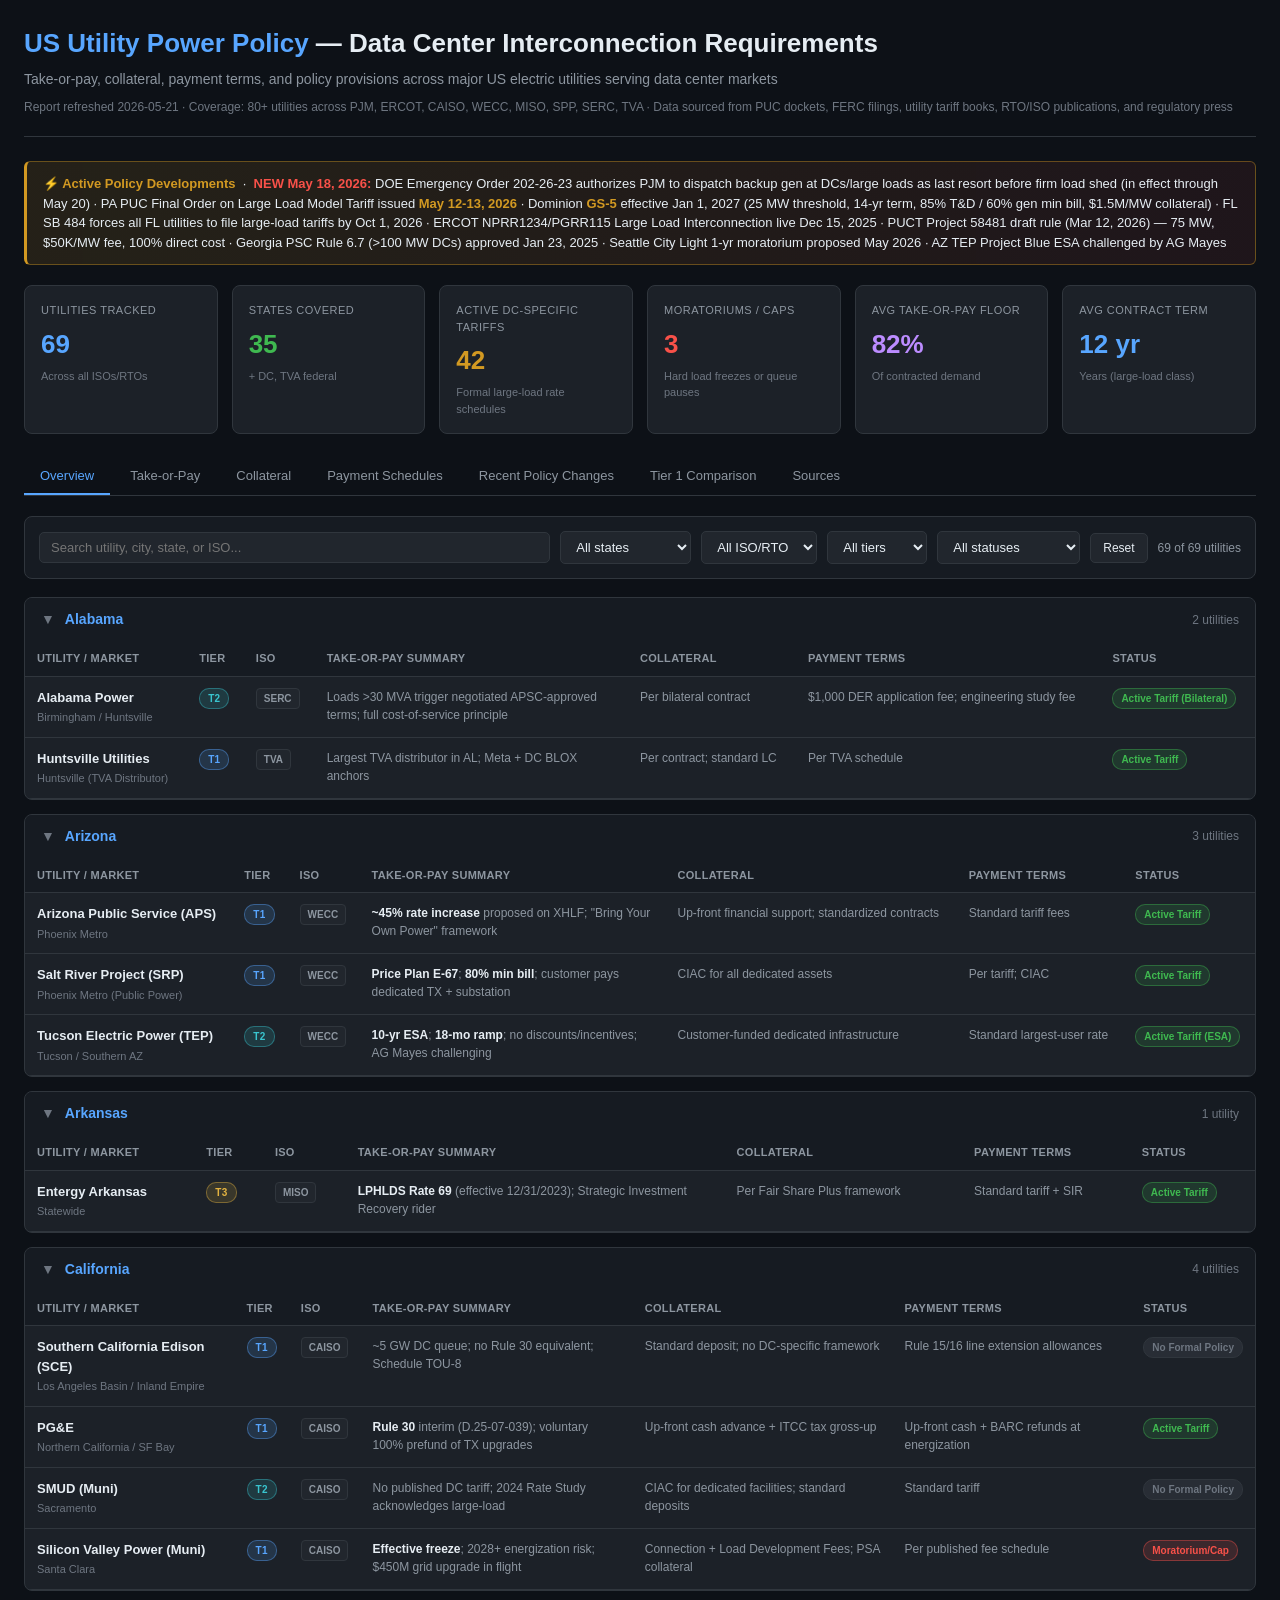
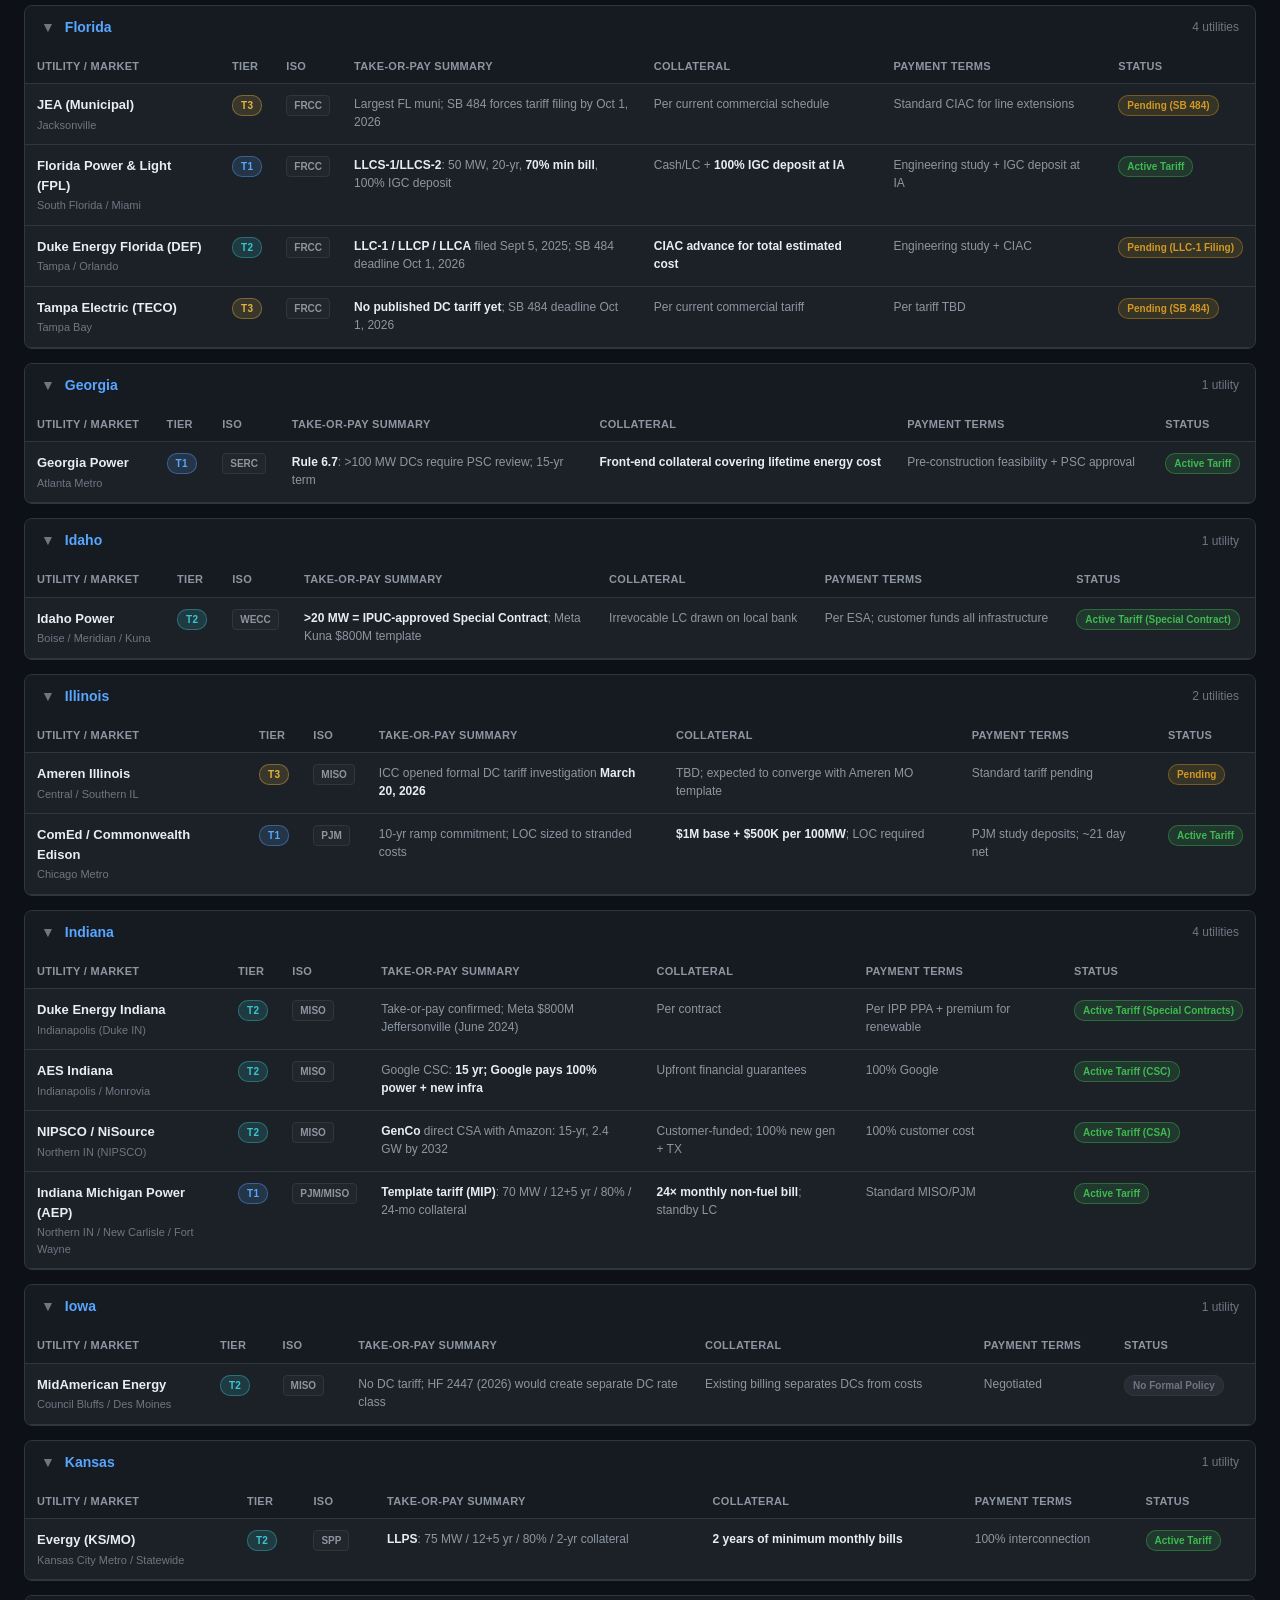
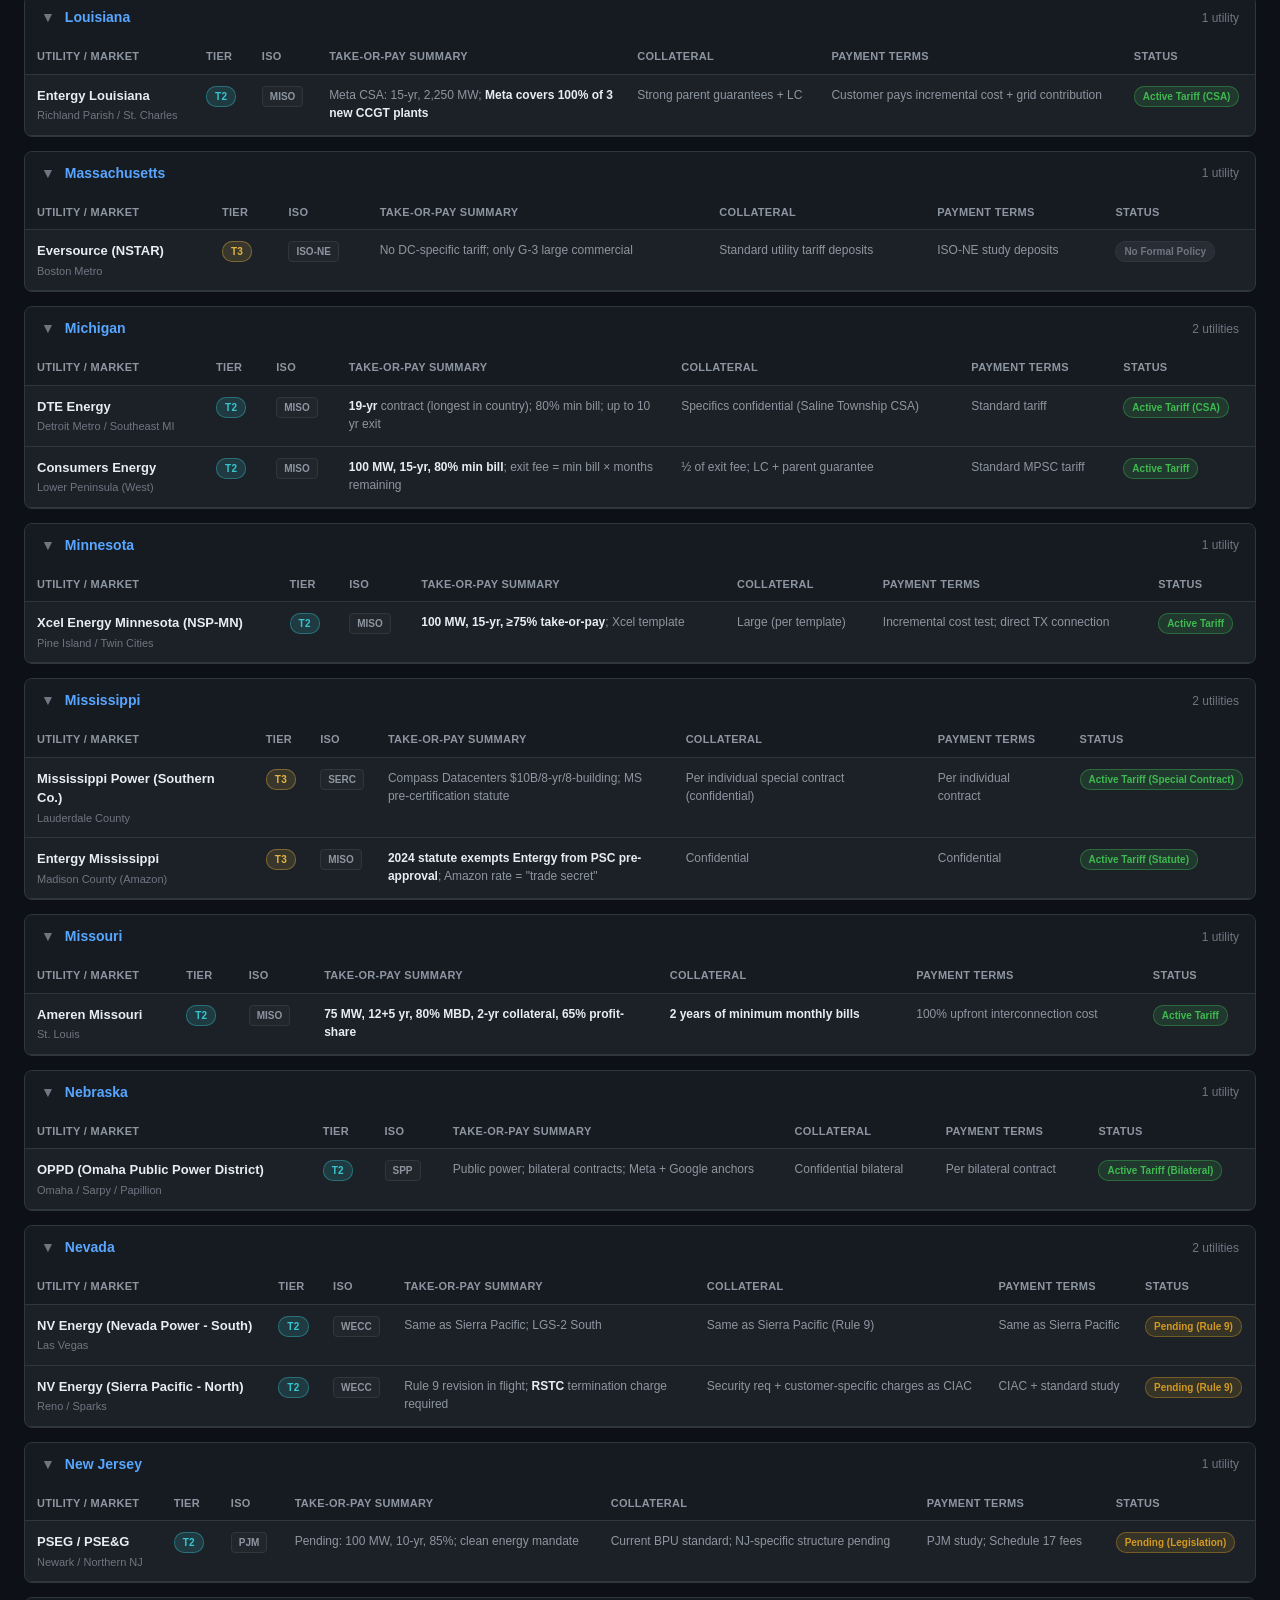
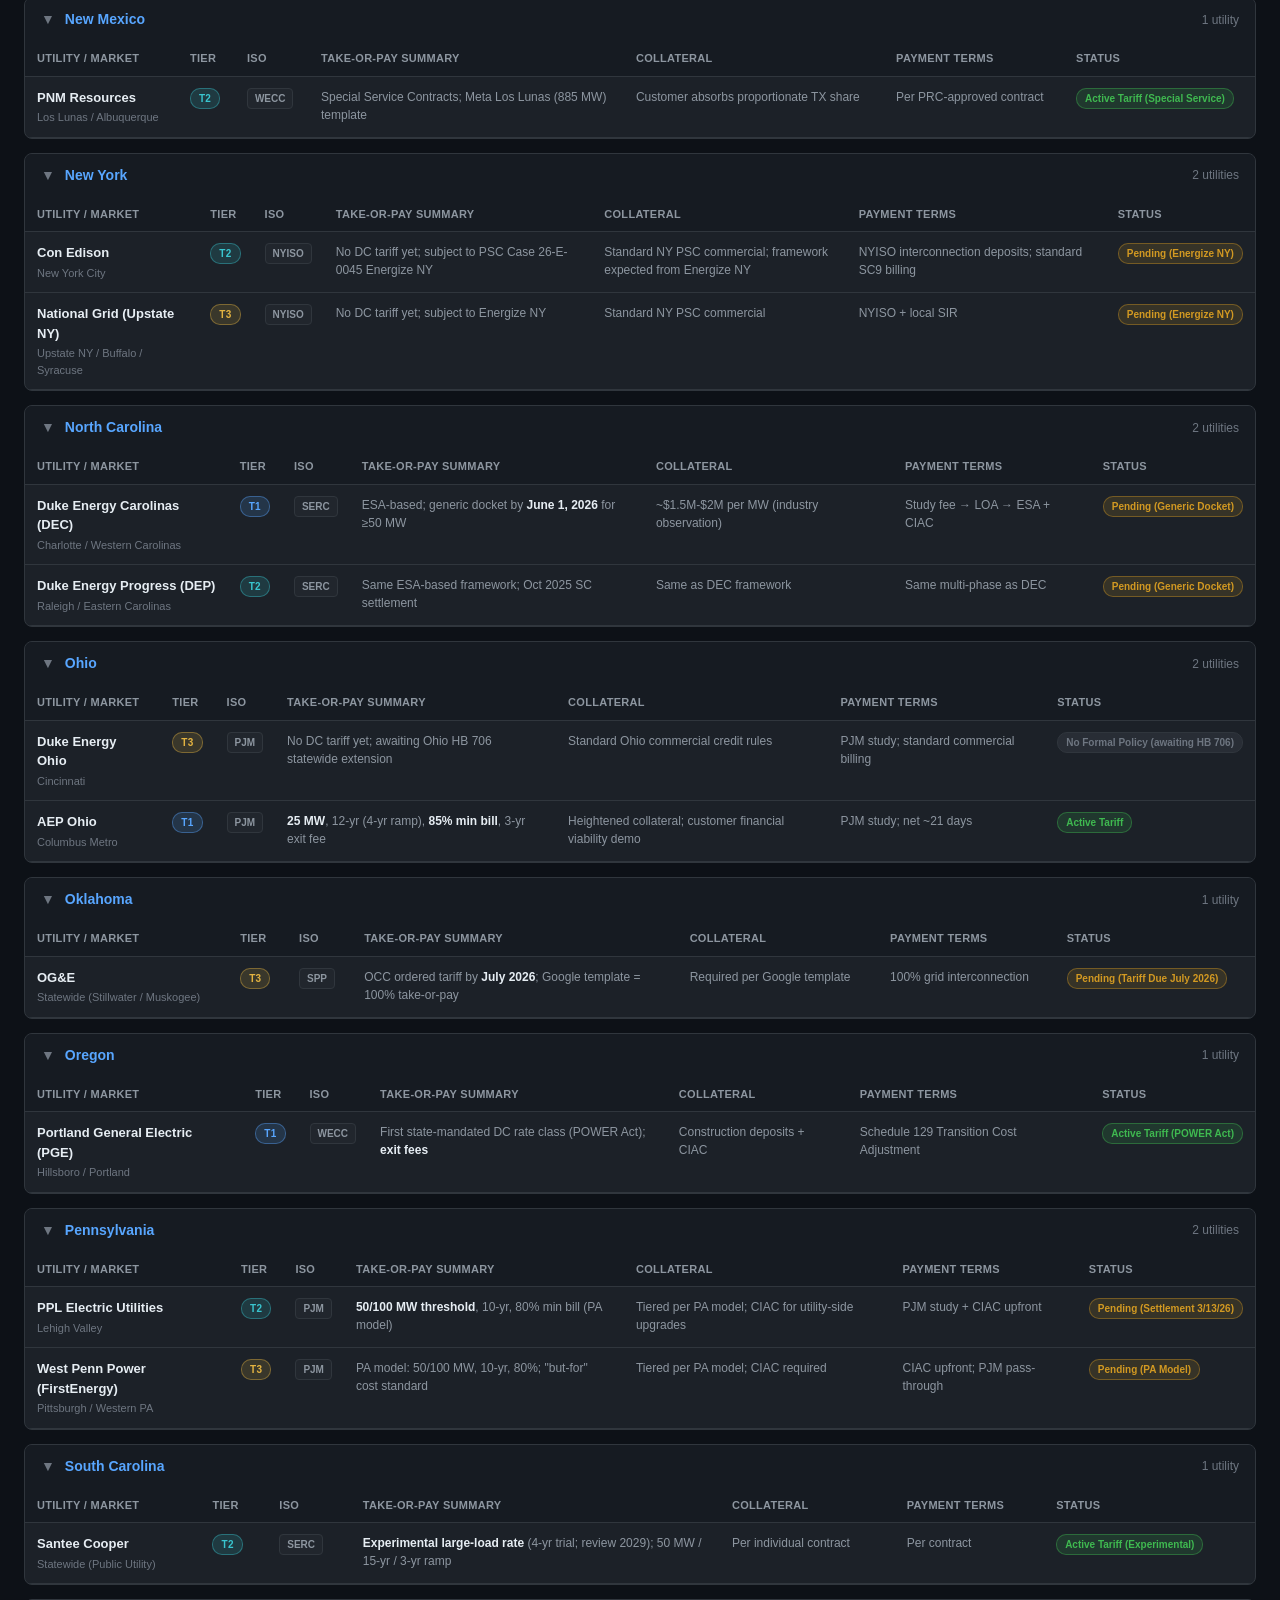
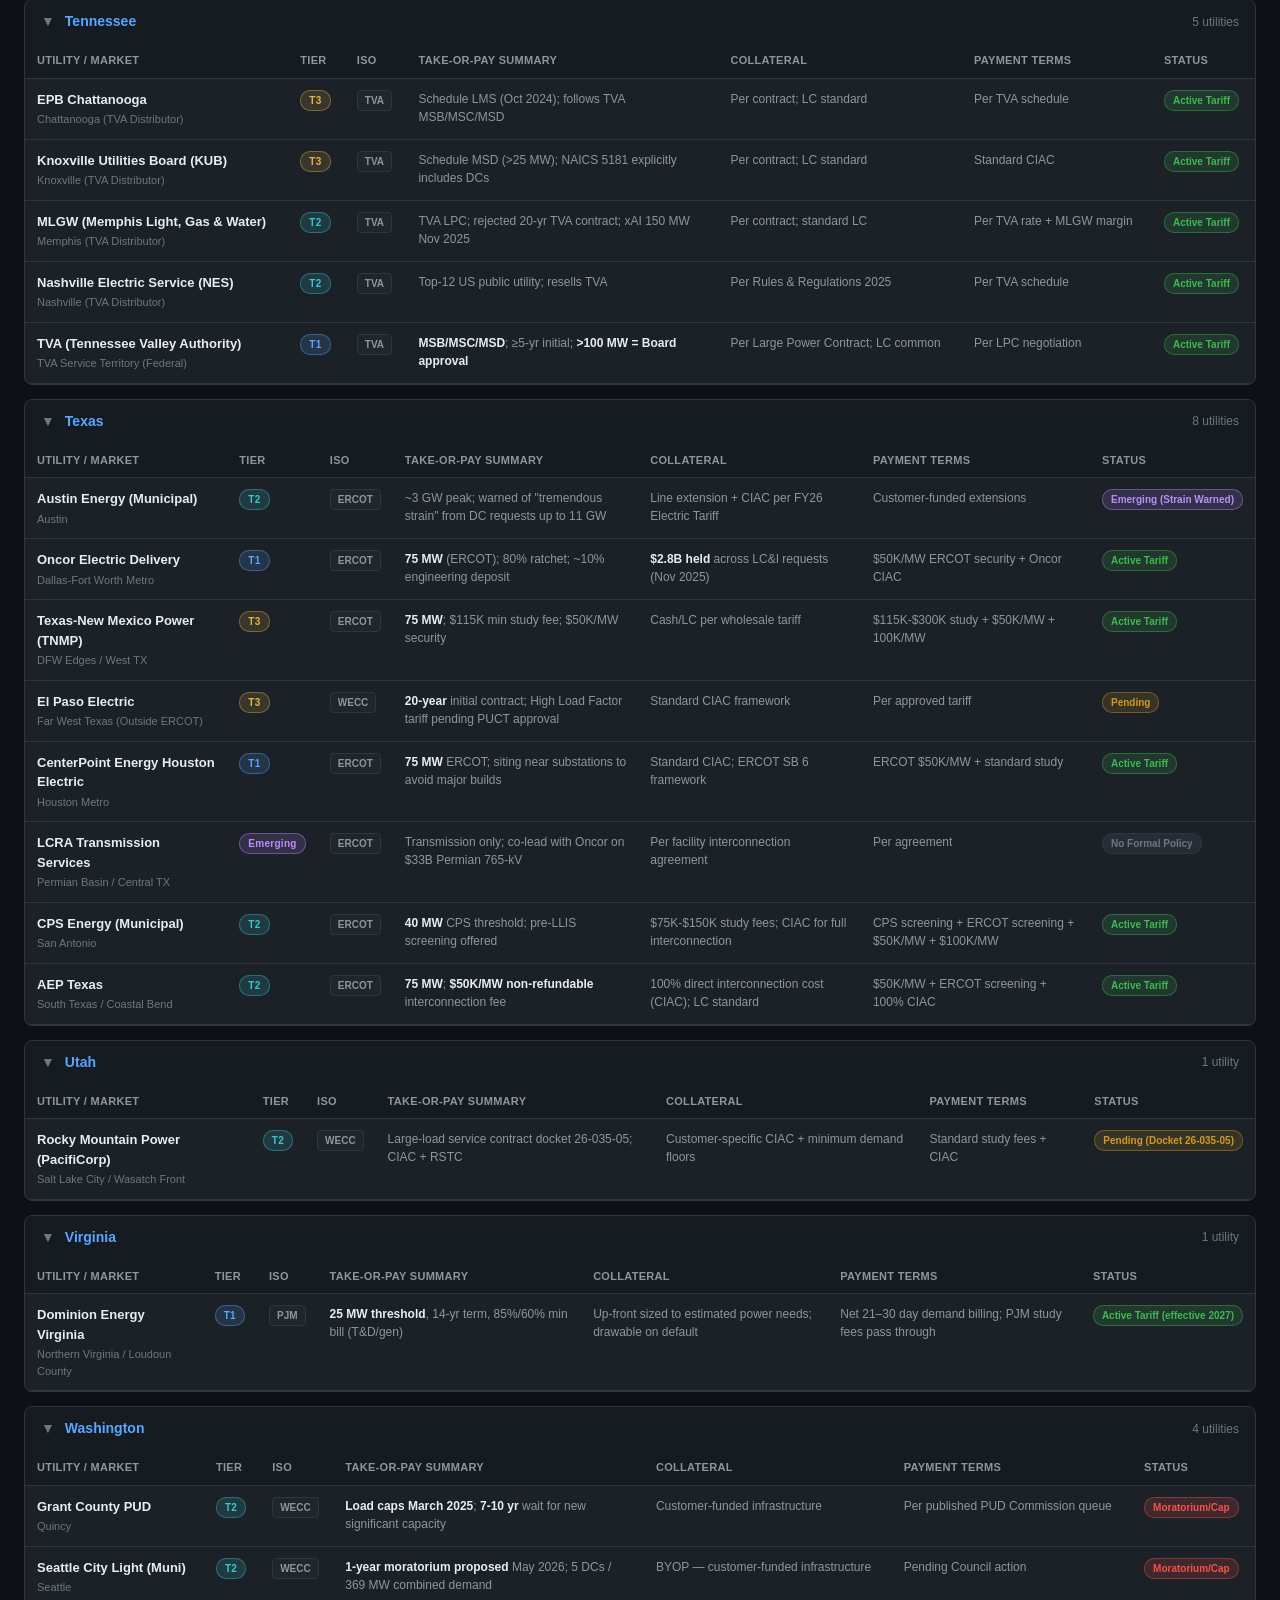
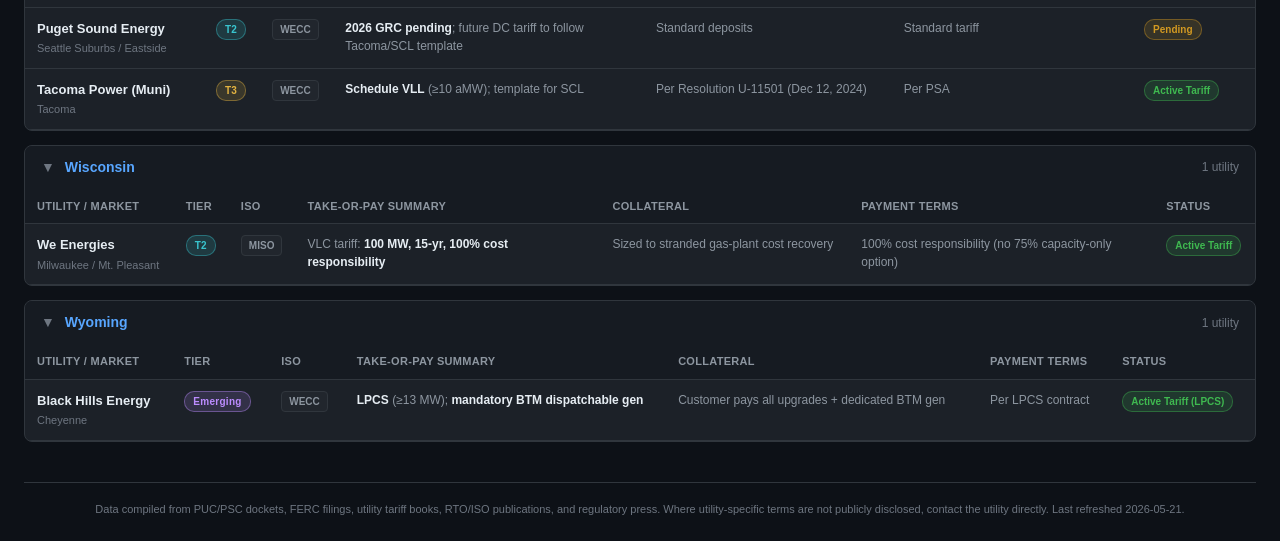
<file: Documents/Claude Folder/power-policy-dashboard.html>
<!DOCTYPE html>
<html lang="en">
<head>
<meta charset="UTF-8">
<meta name="viewport" content="width=device-width, initial-scale=1.0">
<title>US Utility Power Policy — Data Center Interconnection Requirements</title>
<style>
:root{
  --bg-primary:#0d1117; --bg-secondary:#161b22; --bg-tertiary:#21262d; --bg-card:#1c2128;
  --border:#30363d; --border-light:#444c56;
  --text-primary:#e6edf3; --text-secondary:#8d96a0; --text-muted:#6e7681;
  --accent-blue:#58a6ff; --accent-green:#3fb950; --accent-amber:#d29922; --accent-red:#f85149;
  --accent-purple:#bc8cff; --accent-teal:#39c5cf; --accent-gold:#e3b341;
  --t1:#58a6ff; --t2:#39c5cf; --t3:#e3b341; --emerging:#bc8cff;
}
*{box-sizing:border-box;margin:0;padding:0}
body{font-family:-apple-system,BlinkMacSystemFont,'Segoe UI',Helvetica,Arial,sans-serif;background:var(--bg-primary);color:var(--text-primary);line-height:1.5;font-size:14px}
.container{max-width:1600px;margin:0 auto;padding:24px}
header{border-bottom:1px solid var(--border);padding-bottom:20px;margin-bottom:24px}
h1{font-size:26px;font-weight:600;margin-bottom:6px;color:var(--text-primary)}
h1 .accent{color:var(--accent-blue)}
.subtitle{color:var(--text-secondary);font-size:14px}
.meta-line{margin-top:8px;color:var(--text-muted);font-size:12px}
.alert-bar{background:linear-gradient(90deg,rgba(210,153,34,0.12),rgba(248,81,73,0.08));border:1px solid rgba(210,153,34,0.4);border-left:3px solid var(--accent-amber);padding:12px 16px;border-radius:6px;margin-bottom:20px;font-size:13px}
.alert-bar strong{color:var(--accent-amber)}
.kpi-grid{display:grid;grid-template-columns:repeat(auto-fit,minmax(190px,1fr));gap:14px;margin-bottom:24px}
.kpi-card{background:var(--bg-card);border:1px solid var(--border);border-radius:8px;padding:16px}
.kpi-card .label{color:var(--text-secondary);font-size:11px;text-transform:uppercase;letter-spacing:.5px;margin-bottom:6px}
.kpi-card .value{font-size:26px;font-weight:600;color:var(--accent-blue)}
.kpi-card .sub{font-size:11px;color:var(--text-muted);margin-top:4px}
.kpi-card.green .value{color:var(--accent-green)}
.kpi-card.amber .value{color:var(--accent-amber)}
.kpi-card.red .value{color:var(--accent-red)}
.kpi-card.purple .value{color:var(--accent-purple)}
.tabs{display:flex;gap:4px;border-bottom:1px solid var(--border);margin-bottom:20px;overflow-x:auto}
.tab{padding:10px 16px;background:transparent;border:none;color:var(--text-secondary);cursor:pointer;font-size:13px;border-bottom:2px solid transparent;white-space:nowrap;font-weight:500}
.tab:hover{color:var(--text-primary)}
.tab.active{color:var(--accent-blue);border-bottom-color:var(--accent-blue)}
.filter-bar{background:var(--bg-secondary);border:1px solid var(--border);border-radius:8px;padding:14px;margin-bottom:18px;display:flex;flex-wrap:wrap;gap:10px;align-items:center}
.filter-bar input,.filter-bar select{background:var(--bg-tertiary);border:1px solid var(--border);color:var(--text-primary);padding:7px 11px;border-radius:5px;font-size:13px;font-family:inherit}
.filter-bar input{flex:1;min-width:200px}
.filter-bar input:focus,.filter-bar select:focus{outline:none;border-color:var(--accent-blue)}
.filter-bar .results-count{margin-left:auto;color:var(--text-secondary);font-size:12px}
.filter-bar button{background:var(--bg-tertiary);border:1px solid var(--border);color:var(--text-primary);padding:7px 12px;border-radius:5px;font-size:12px;cursor:pointer}
.filter-bar button:hover{background:var(--border)}
.tier-badge{display:inline-block;padding:2px 8px;border-radius:10px;font-size:10px;font-weight:600;letter-spacing:.3px}
.tier-T1{background:rgba(88,166,255,.15);color:var(--t1);border:1px solid rgba(88,166,255,.4)}
.tier-T2{background:rgba(57,197,207,.15);color:var(--t2);border:1px solid rgba(57,197,207,.4)}
.tier-T3{background:rgba(227,179,65,.15);color:var(--t3);border:1px solid rgba(227,179,65,.4)}
.tier-Emerging{background:rgba(188,140,255,.15);color:var(--emerging);border:1px solid rgba(188,140,255,.4)}
.iso-badge{display:inline-block;padding:2px 7px;border-radius:4px;font-size:10px;font-weight:600;background:var(--bg-tertiary);color:var(--text-secondary);border:1px solid var(--border)}
.state-section{margin-bottom:14px;background:var(--bg-card);border:1px solid var(--border);border-radius:8px;overflow:hidden}
.state-header{background:var(--bg-secondary);padding:11px 16px;font-weight:600;font-size:14px;display:flex;align-items:center;gap:10px;cursor:pointer;user-select:none}
.state-header:hover{background:var(--bg-tertiary)}
.state-header .state-name{color:var(--accent-blue)}
.state-header .util-count{color:var(--text-muted);font-size:12px;font-weight:400;margin-left:auto}
.state-header .caret{transition:transform .2s;color:var(--text-muted)}
.state-section.collapsed .caret{transform:rotate(-90deg)}
.state-section.collapsed .state-body{display:none}
table.util-table{width:100%;border-collapse:collapse;font-size:13px}
.util-table thead th{background:var(--bg-secondary);color:var(--text-secondary);font-weight:600;padding:9px 12px;text-align:left;border-bottom:1px solid var(--border);font-size:11px;text-transform:uppercase;letter-spacing:.3px;cursor:pointer;white-space:nowrap}
.util-table thead th:hover{color:var(--text-primary)}
.util-table tbody tr{border-bottom:1px solid var(--border)}
.util-table tbody tr.util-row{cursor:pointer}
.util-table tbody tr.util-row:hover{background:rgba(88,166,255,.04)}
.util-table tbody tr.detail-row td{padding:0;background:rgba(0,0,0,.25)}
.util-table tbody tr.detail-row.hidden{display:none}
.util-table td{padding:11px 12px;vertical-align:top}
.util-name{font-weight:600;color:var(--text-primary)}
.util-city{font-size:11px;color:var(--text-muted);margin-top:2px}
.dim-cell{color:var(--text-secondary);font-size:12px;max-width:300px}
.dim-cell strong{color:var(--text-primary)}
.status-pill{display:inline-block;padding:2px 8px;border-radius:10px;font-size:10px;font-weight:600;white-space:nowrap}
.status-active{background:rgba(63,185,80,.15);color:var(--accent-green);border:1px solid rgba(63,185,80,.4)}
.status-pending{background:rgba(210,153,34,.15);color:var(--accent-amber);border:1px solid rgba(210,153,34,.4)}
.status-moratorium{background:rgba(248,81,73,.15);color:var(--accent-red);border:1px solid rgba(248,81,73,.4)}
.status-none{background:rgba(110,118,129,.15);color:var(--text-muted);border:1px solid var(--border)}
.status-emerging{background:rgba(188,140,255,.15);color:var(--accent-purple);border:1px solid rgba(188,140,255,.4)}
.detail-panel{padding:16px 22px;border-top:1px solid var(--border);background:var(--bg-secondary)}
.detail-grid{display:grid;grid-template-columns:repeat(auto-fit,minmax(260px,1fr));gap:18px;margin-bottom:16px}
.detail-block{background:var(--bg-card);border:1px solid var(--border);border-radius:6px;padding:13px}
.detail-block h4{font-size:11px;text-transform:uppercase;letter-spacing:.5px;color:var(--accent-blue);margin-bottom:8px;font-weight:600}
.detail-block ul{list-style:none;padding-left:0}
.detail-block li{padding:4px 0;font-size:12px;color:var(--text-secondary);padding-left:14px;position:relative;line-height:1.45}
.detail-block li:before{content:"▸";color:var(--accent-blue);position:absolute;left:0;font-size:9px;top:6px}
.detail-block li strong{color:var(--text-primary)}
.recent-changes{background:rgba(210,153,34,.06);border:1px solid rgba(210,153,34,.25);border-radius:6px;padding:11px 14px;margin-top:10px}
.recent-changes h4{color:var(--accent-amber);font-size:11px;text-transform:uppercase;letter-spacing:.5px;margin-bottom:6px}
.recent-changes p{font-size:12px;color:var(--text-secondary);line-height:1.5}
.source-links{margin-top:12px;font-size:11px;color:var(--text-muted)}
.source-links a{color:var(--accent-blue);text-decoration:none;margin-right:14px;display:inline-block;padding:2px 0}
.source-links a:hover{text-decoration:underline}
.tab-panel{display:none}
.tab-panel.active{display:block}
.comparison-grid{display:grid;grid-template-columns:repeat(auto-fit,minmax(330px,1fr));gap:16px;margin-top:14px}
.comp-card{background:var(--bg-card);border:1px solid var(--border);border-radius:8px;padding:16px}
.comp-card h3{font-size:14px;margin-bottom:10px;color:var(--text-primary)}
.comp-card h3 .iso-badge{margin-left:8px}
.comp-row{display:flex;justify-content:space-between;padding:5px 0;border-bottom:1px dashed var(--border);font-size:12px;gap:10px}
.comp-row:last-child{border-bottom:none}
.comp-label{color:var(--text-muted);font-weight:500;flex-shrink:0}
.comp-val{color:var(--text-primary);text-align:right}
.policy-change-card{background:var(--bg-card);border:1px solid var(--border);border-left:3px solid var(--accent-amber);border-radius:6px;padding:14px;margin-bottom:12px}
.policy-change-card .pc-date{font-size:11px;color:var(--accent-amber);text-transform:uppercase;letter-spacing:.4px;margin-bottom:4px;font-weight:600}
.policy-change-card .pc-title{font-size:14px;font-weight:600;margin-bottom:4px}
.policy-change-card .pc-desc{font-size:12px;color:var(--text-secondary);line-height:1.5}
#sources-content{column-count:2;column-gap:24px;font-size:12px}
#sources-content a{color:var(--accent-blue);text-decoration:none;display:block;padding:3px 0;break-inside:avoid}
#sources-content a:hover{text-decoration:underline}
footer{margin-top:40px;padding-top:18px;border-top:1px solid var(--border);color:var(--text-muted);font-size:11px;text-align:center}
.scroll-x{overflow-x:auto}
@media(max-width:768px){#sources-content{column-count:1}.util-table thead th:nth-child(n+4){display:none}.util-table tbody td:nth-child(n+4){display:none}}
</style>
</head>
<body>
<div class="container">
<header>
  <h1><span class="accent">US Utility Power Policy</span> — Data Center Interconnection Requirements</h1>
  <div class="subtitle">Take-or-pay, collateral, payment terms, and policy provisions across major US electric utilities serving data center markets</div>
  <div class="meta-line">Report refreshed 2026-05-21 · Coverage: 80+ utilities across PJM, ERCOT, CAISO, WECC, MISO, SPP, SERC, TVA · Data sourced from PUC dockets, FERC filings, utility tariff books, RTO/ISO publications, and regulatory press</div>
</header>

<div class="alert-bar">
  <strong>⚡ Active Policy Developments</strong> &nbsp;·&nbsp;
  <strong style="color:var(--accent-red)">NEW May 18, 2026:</strong> DOE Emergency Order 202-26-23 authorizes PJM to dispatch backup gen at DCs/large loads as last resort before firm load shed (in effect through May 20) ·
  PA PUC Final Order on Large Load Model Tariff issued <strong>May 12-13, 2026</strong> ·
  Dominion <strong>GS-5</strong> effective Jan 1, 2027 (25 MW threshold, 14-yr term, 85% T&amp;D / 60% gen min bill, $1.5M/MW collateral) ·
  FL SB 484 forces all FL utilities to file large-load tariffs by Oct 1, 2026 ·
  ERCOT NPRR1234/PGRR115 Large Load Interconnection live Dec 15, 2025 ·
  PUCT Project 58481 draft rule (Mar 12, 2026) — 75 MW, $50K/MW fee, 100% direct cost ·
  Georgia PSC Rule 6.7 (&gt;100 MW DCs) approved Jan 23, 2025 ·
  Seattle City Light 1-yr moratorium proposed May 2026 ·
  AZ TEP Project Blue ESA challenged by AG Mayes
</div>

<div class="kpi-grid">
  <div class="kpi-card"><div class="label">Utilities Tracked</div><div class="value" id="kpi-utilities">—</div><div class="sub">Across all ISOs/RTOs</div></div>
  <div class="kpi-card green"><div class="label">States Covered</div><div class="value" id="kpi-states">—</div><div class="sub">+ DC, TVA federal</div></div>
  <div class="kpi-card amber"><div class="label">Active DC-Specific Tariffs</div><div class="value" id="kpi-active">—</div><div class="sub">Formal large-load rate schedules</div></div>
  <div class="kpi-card red"><div class="label">Moratoriums / Caps</div><div class="value" id="kpi-mora">—</div><div class="sub">Hard load freezes or queue pauses</div></div>
  <div class="kpi-card purple"><div class="label">Avg Take-or-Pay Floor</div><div class="value" id="kpi-top">—</div><div class="sub">Of contracted demand</div></div>
  <div class="kpi-card"><div class="label">Avg Contract Term</div><div class="value" id="kpi-term">—</div><div class="sub">Years (large-load class)</div></div>
</div>

<div class="tabs">
  <button class="tab active" data-tab="overview">Overview</button>
  <button class="tab" data-tab="takeorpay">Take-or-Pay</button>
  <button class="tab" data-tab="collateral">Collateral</button>
  <button class="tab" data-tab="payment">Payment Schedules</button>
  <button class="tab" data-tab="changes">Recent Policy Changes</button>
  <button class="tab" data-tab="comparison">Tier 1 Comparison</button>
  <button class="tab" data-tab="sources">Sources</button>
</div>

<div id="panel-overview" class="tab-panel active">
  <div class="filter-bar">
    <input type="text" id="search" placeholder="Search utility, city, state, or ISO...">
    <select id="filter-state"><option value="">All states</option></select>
    <select id="filter-iso"><option value="">All ISO/RTO</option></select>
    <select id="filter-tier"><option value="">All tiers</option><option>T1</option><option>T2</option><option>T3</option><option>Emerging</option></select>
    <select id="filter-status"><option value="">All statuses</option><option>Active Tariff</option><option>Pending</option><option>Moratorium/Cap</option><option>No Formal Policy</option><option>Emerging</option></select>
    <button onclick="resetFilters()">Reset</button>
    <span class="results-count" id="results-count">—</span>
  </div>
  <div id="utility-list"></div>
</div>

<div id="panel-takeorpay" class="tab-panel"><div class="filter-bar"><strong style="color:var(--text-secondary);font-size:13px">Take-or-Pay Comparison · Minimum billing demand, contract term, ramp schedule</strong></div><div class="scroll-x"><table class="util-table" id="top-table"></table></div></div>
<div id="panel-collateral" class="tab-panel"><div class="filter-bar"><strong style="color:var(--text-secondary);font-size:13px">Collateral Requirements · Acceptable instruments, amount, posting timeline</strong></div><div class="scroll-x"><table class="util-table" id="coll-table"></table></div></div>
<div id="panel-payment" class="tab-panel"><div class="filter-bar"><strong style="color:var(--text-secondary);font-size:13px">Payment Schedules · Application fees, study deposits, billing terms</strong></div><div class="scroll-x"><table class="util-table" id="pay-table"></table></div></div>
<div id="panel-changes" class="tab-panel"><div class="filter-bar"><strong style="color:var(--text-secondary);font-size:13px">Recent Policy Changes (2024–2026) · Sorted by recency</strong></div><div id="changes-list"></div></div>
<div id="panel-comparison" class="tab-panel"><div class="filter-bar"><strong style="color:var(--text-secondary);font-size:13px">Tier 1 Side-by-Side Comparison</strong></div><div class="comparison-grid" id="comparison-grid"></div></div>
<div id="panel-sources" class="tab-panel"><div class="filter-bar"><strong style="color:var(--text-secondary);font-size:13px">All source URLs with retrieval dates</strong></div><div id="sources-content"></div></div>

<footer>Data compiled from PUC/PSC dockets, FERC filings, utility tariff books, RTO/ISO publications, and regulatory press. Where utility-specific terms are not publicly disclosed, contact the utility directly. Last refreshed 2026-05-21.</footer>
</div>
<script>
const UTILITIES = [];
const SOURCES = [];
const POLICY_CHANGES = [];
UTILITIES.push(
{state:"Virginia",city:"Northern Virginia / Loudoun County",utility:"Dominion Energy Virginia",iso:"PJM",tier:"T1",status:"Active Tariff (effective 2027)",
thresholdMW:"≥25 MW peak demand (new GS-5 rate class)",term:"14 years (effective Jan 1, 2027)",termYears:14,minBill:"85% T&D + 60% generation",minBillPct:85,
ramp:"3 years' advance notice required to reduce demand",exitPenalty:"Customer remains on hook for minimum charges through contract term",
topSummary:"<strong>25 MW threshold</strong>, 14-yr term, 85%/60% min bill (T&D/gen)",
collSummary:"Up-front sized to estimated power needs; drawable on default",
paySummary:"Net 21–30 day demand billing; PJM study fees pass through",
collInstruments:"Cash, LC, parent guarantee (specific instruments not publicly disclosed)",
collAmount:"Sized to estimated power needs regardless of actual use",
collTiming:"Pre-energization; tied to ESA execution",
collRelease:"After contract expiration / compliant exit only",
payFees:"PJM study deposits pass through (see PJM section)",
payConstruction:"CIAC for site-specific upgrades; sized to facilities scope",
payBilling:"Monthly demand",payNetDays:"Net 21–30 days (Schedule 17)",
topDetails:["Threshold: <strong>≥25 MW peak demand</strong> at single location triggers new GS-5 rate class","Term: <strong>14 years</strong> minimum (effective Jan 1, 2027)","Minimum billing: <strong>85% of contracted distribution and transmission demand + 60% of contracted generation demand</strong>","Demand reduction: <strong>3 years' advance notice</strong> required; limits on magnitude","Penalty: customer remains liable for minimum charges through contract term"],
collDetails:["Up-front collateral required, sized to estimated power needs (regardless of actual use)","Collateral drawable on default","Specific instruments (LC vs. cash vs. parent guarantee) not publicly disclosed in approved order","Released only after contract expiration / compliant exit"],
policyDetails:["Approved by Virginia SCC <strong>Nov 25, 2025</strong>; GS-5 effective Jan 1, 2027","Dominion currently has ~25,000 MW with executed ESAs and ~40 GW contracted; pipeline ~75 GW","Case: <strong>PUR-2025-00058</strong> (Biennial Review)","Virginia HB 2027 mandates legislative load-forecast review","$775M base rate increase approved alongside GS-5"],
payDetails:["Application/study fees under existing Terms & Conditions (Schedule 17 processes)","PJM transmission study deposits flow through (see PJM section)","Net 21–30 days for monthly demand bills (standard tariff)","CIAC for site-specific upgrades determined by utility"],
recentChanges:"<strong>Nov 25, 2025:</strong> SCC order creating GS-5 rate class. <strong>$775M base rate increase</strong> approved. 2024 JLARC report drove rate-class proposal. <strong>Feb 2026 Senate bill (Lucas)</strong> seeks further data center cost protections.",
sources:[{title:"SCC Approves New Data Center Rate Class — Loudoun Now",url:"https://www.loudounnow.com/news/scc-approves-new-data-center-rate-class-for-dominion/article_02d5fa0c-1ed8-4771-b57d-c24765739854.html"},{title:"SCC DEV Biennial Review 2025",url:"https://www.scc.virginia.gov/about-the-scc/newsreleases/release/scc-issues-order-on-dev-biennial-review-2025/scc-rules-in-dev-biennial-review-case.html"},{title:"SCC Data Center Initiatives fact sheet (Feb 2026)",url:"https://www.scc.virginia.gov/media/sccvirginiagov-home/about-the-scc/fact-sheets/scc-data-center-initiatives-02-2026.pdf"}]},

{state:"Illinois",city:"Chicago Metro",utility:"ComEd / Commonwealth Edison",iso:"PJM",tier:"T1",status:"Active Tariff",
thresholdMW:"Large Demand Applicant (data centers)",term:"10-year load ramp commitment",termYears:10,minBill:"Annual transmission revenue stream per stated ramp",minBillPct:0,
ramp:"10-year load ramp commitment",exitPenalty:"LOC draw on shortfall",
topSummary:"10-yr ramp commitment; LOC sized to stranded costs",
collSummary:"<strong>$1M base + $500K per 100MW</strong>; LOC required",
paySummary:"PJM study deposits; ~21 day net",
collInstruments:"<strong>Letter of credit (LOC)</strong> required",
collAmount:"<strong>$1M base (first 50 MW) + $500K per additional 100 MW</strong> — e.g., 1 GW DC = $5.5M",
collTiming:"Posted at tariff enrollment; approved by ICC March 20, 2026",
collRelease:"Drawn against stranded costs if customer departs/under-utilizes",
payFees:"PJM standard study deposits at transmission level",
payConstruction:"Distribution deposit per ICC-approved schedule",
payBilling:"Monthly demand",payNetDays:"~21 days",
topDetails:["Threshold: <strong>Large Demand Applicant</strong> designation for large-load projects","Term: <strong>10-year load ramp commitment</strong>","Customer must guarantee a transmission revenue stream aligned to stated load ramp each year","Shortfalls trigger LOC draw","Pipeline: <strong>75+ DC applications totaling 28 GW</strong>"],
collDetails:["Base deposit: <strong>$1 million for first 50 MW</strong>","Incremental: <strong>+$500,000 per additional 100 MW</strong>","Example: 1 GW data center → <strong>$5.5M base deposit</strong>","Form: <strong>Letter of credit (LOC)</strong> covering 10-year ramp revenue","ICC approval: March 20, 2026","LOC sized to recover stranded costs if customer departs"],
policyDetails:["ICC Dockets: <strong>P2024-0378</strong>; Consolidated 25-0677/25-0679 (transmission service agreements + tariffs)","FERC approved ComEd-Exelon transmission security agreements","ICC March 20, 2026 order initiates further investigation; April 23 staff report deadline","Stream Data Center Elk Grove 260 MW substation broke ground 2025"],
payDetails:["Distribution-side: deposit per above schedule","Transmission-side: PJM standard study deposits","Specific application fee not publicly disclosed in tariff filing","Standard net-due billing terms (~21 days)"],
recentChanges:"<strong>March 20, 2026:</strong> ICC approval of new large-load deposit structure. CUB criticized speed of rate hikes; PJM IMM attributed 70% of recent capacity auction increase ($9.3B) to data center demand. $243M reconciliation rate hike (Dec 2025).",
sources:[{title:"Capitol News IL — ComEd large-load deposit",url:"https://capitolnewsillinois.com/news/regulators-ok-comeds-plan-to-increase-deposit-costs-for-large-load-projects-like-data-centers/"},{title:"ICC Data Center Tariff Investigation (3/20/2026)",url:"https://icc.illinois.gov/api/web-management/documents/downloads/public/press-release/03.20.26%20Data%20center%20tariff%20investigation.pdf"},{title:"Utility Dive — FERC approves ComEd transmission agreements",url:"https://www.utilitydive.com/news/ferc-comed-exelon-data-center-service-agreement/814414/"}]},

{state:"Pennsylvania",city:"Lehigh Valley",utility:"PPL Electric Utilities",iso:"PJM",tier:"T2",status:"Pending (Settlement 3/13/26)",
thresholdMW:"≥50 MW individual / ≥100 MW aggregate",term:"10-year load + financial commitment",termYears:10,minBill:"80% of contracted demand (PA model)",minBillPct:80,
ramp:"Per PA model tariff",exitPenalty:"Per PA model tariff",
topSummary:"<strong>50/100 MW threshold</strong>, 10-yr, 80% min bill (PA model)",
collSummary:"Tiered per PA model; CIAC for utility-side upgrades",
paySummary:"PJM study + CIAC upfront",
collInstruments:"Tiered per PA model tariff framework (TBD compliance filing)",
collAmount:"Awaiting final compliance tariff filing",
collTiming:"CIAC required upfront for utility-side upgrades",
collRelease:"Per compliance tariff",
payFees:"PJM study deposits flow through",
payConstruction:"CIAC upfront; customer self-construction allowed under PA framework",
payBilling:"Monthly demand",payNetDays:"Net 21 days (standard)",
topDetails:["Threshold: <strong>≥50 MW individual or ≥100 MW aggregate</strong> (PA model tariff)","Term: <strong>10-year load and financial commitment</strong>","Minimum billing: <strong>80% of contracted demand</strong> (per PA model tariff floor)","Current LP-5 schedule (≥69 kV) requires customer to pay all interconnection costs","Pipeline: <strong>~20 GW contracted large-load</strong> vs. 7.8 GW system peak"],
collDetails:["Tiered collateral structure per PA model tariff framework","CIAC required for utility-side upgrades","Customer self-construction allowed (PA framework, subject to safety/reliability)","Specific LOC/cash amounts awaiting final compliance tariff filing"],
policyDetails:["PA PUC Docket: <strong>M-2025-3054271</strong> (model tariff framework)","PUC final order: <strong>May 13, 2026</strong>","PPL rate case settlement: March 13, 2026 ($275M increase, ~23% less than $356M requested)","2-year rate freeze proposed; $11M low-income energy assistance funding added"],
payDetails:["CIAC upfront for upgrades; PJM study deposits flow through","Decision on full PA compliance tariff expected <strong>July 1, 2026</strong>","Specific PPL tier deposits awaiting compliance filing"],
recentChanges:"<strong>March 13, 2026:</strong> PPL files non-unanimous settlement creating new large load customer rate class. PA PUC <strong>final order May 13, 2026</strong>; compliance tariff expected July 1, 2026.",
sources:[{title:"PPL Electric Utilities settlement (3/13/2026)",url:"https://investors.pplweb.com/2026-03-13-PPL-Electric-Utilities-reaches-settlement-in-first-distribution-rate-increase-since-2016"},{title:"PUC Final Order on Large Load Model Tariff (5/13/2026)",url:"https://www.puc.pa.gov/press-release/2026/puc-releases-final-order-establishing-first-of-its-kind-large-load-model-tariff-framework-05132026"}]},

{state:"Pennsylvania",city:"Pittsburgh / Western PA",utility:"West Penn Power (FirstEnergy)",iso:"PJM",tier:"T3",status:"Pending (PA Model)",
thresholdMW:"≥50 MW individual / ≥100 MW aggregate",term:"10 years",termYears:10,minBill:"80% (PA model)",minBillPct:80,
ramp:"Per PA model",exitPenalty:"\"But-for\" cost causation standard",
topSummary:"PA model: 50/100 MW, 10-yr, 80%; \"but-for\" cost standard",
collSummary:"Tiered per PA model; CIAC required",
paySummary:"CIAC upfront; PJM pass-through",
collInstruments:"Tiered per PA model tariff",
collAmount:"Per compliance tariff (TBD)",
collTiming:"CIAC upfront for upgrades determined by utility",
collRelease:"Per compliance tariff",
payFees:"PJM study deposits flow through",
payConstruction:"CIAC upfront; \"but-for\" cost causation standard",
payBilling:"Monthly demand",payNetDays:"Net 21 days (standard)",
topDetails:["Threshold: <strong>≥50 MW individual / ≥100 MW aggregate</strong>","Term: <strong>10 years</strong>","Minimum billing: <strong>80%</strong> of contracted demand","Average DC request in FirstEnergy territory: ~100 MW","<strong>\"But-for\" cost causation</strong>: customers pay for upgrades that would not have been needed without their interconnection"],
collDetails:["Tiered collateral structure per PA model tariff","CIAC required for utility-side upgrades","Customer self-construction option available","Form/amount not yet specified pending compliance filings"],
policyDetails:["PA PUC Docket M-2025-3054271 governs all PA EDCs","FirstEnergy PA consolidated rate filing 4/2/2024 ($503M / 34% requested)","PUC approved smaller settlement in Nov 2024","West Penn Power PTC increased 6.1–8.9% effective Dec 1, 2025"],
payDetails:["CIAC upfront for upgrades","PJM study deposits flow through","Net days standard tariff","Compliance tariff pending"],
recentChanges:"<strong>May 13, 2026:</strong> PA PUC Final Order on Model Tariff. PUC encouraging customer self-construction. December 2025 PTC reset reflects PJM capacity cost increase (~10x for 2025/26).",
sources:[{title:"FirstEnergy PA Retail Tariff",url:"https://www.firstenergycorp.com/content/dam/customer/Customer%20Choice/Files/PA/tariffs/fe-pa-retail-tariff.pdf"},{title:"Daily Energy Insider — PA PUC \"But-For\" Standard",url:"https://dailyenergyinsider.com/hearing-summaries/52122-pennsylvania-puc-adopts-large-load-tariff-framework-imposes-but-for-cost-standard-and-authorizes-customer-self-construction/"}]},

{state:"Ohio",city:"Columbus Metro",utility:"AEP Ohio",iso:"PJM",tier:"T1",status:"Active Tariff",
thresholdMW:"≥25 MW peak demand",term:"12 years (incl. 4-yr ramp)",termYears:12,minBill:"85% of subscribed load",minBillPct:85,
ramp:"4-year ramp-up included in 12-year term",exitPenalty:"<strong>3 years of minimum charges</strong>",
topSummary:"<strong>25 MW</strong>, 12-yr (4-yr ramp), <strong>85% min bill</strong>, 3-yr exit fee",
collSummary:"Heightened collateral; customer financial viability demo",
paySummary:"PJM study; net ~21 days",
collInstruments:"Heightened requirements based on load characteristics; form per customer credit profile",
collAmount:"Set per customer credit profile (not codified publicly)",
collTiming:"Pre-ESA execution; AEP Ohio due diligence required",
collRelease:"Revenue accrues in regulatory liability; flows back to retail customers",
payFees:"PJM standard tier deposits flow through",
payConstruction:"Direct facilities CIAC + PJM pass-through",
payBilling:"Monthly demand",payNetDays:"~21 days",
topDetails:["Threshold: <strong>≥25 MW peak demand</strong> at single location → Data Center Tariff (DCT)","Term: <strong>12 years, including 4-year ramp-up</strong>","Minimum billing: <strong>85% of subscribed/contracted load</strong> — even if actual usage is lower","Exit fee: <strong>3 years of minimum charges</strong>","Existing facilities grandfathered"],
collDetails:["\"Heightened collateral requirements for certain EIC customers based on load characteristics\"","Customers must demonstrate financial viability","AEP due diligence required pre-execution","Collateral revenue accrues in regulatory liability with carrying costs at AEP Ohio WACC; flows back to retail customers","Form/amount not codified publicly — set per customer credit profile"],
policyDetails:["PUCO Case: <strong>24-508-EL-ATA</strong>","Stipulation filed Oct 23, 2024; PUCO order July 9, 2025; compliance tariff effective July 23, 2025","Backed by AEP Ohio, PUCO Staff, OCC, Ohio Energy Group, OMA Energy Group, IEU-Ohio","OMA challenged tariff Nov 2025 as discriminatory"],
payDetails:["Specific study deposits not publicly enumerated; flow through PJM standard tiers","Net days for demand billing standard (~21 days)","Binding contracts signed and collateral posted per Feb 2026 update"],
recentChanges:"<strong>July 9, 2025:</strong> PUCO approval — landmark, first-of-kind in nation. <strong>Ohio HB 706</strong> (Thomas-Rader) proposed March 2026 to extend tariff statewide. Ohio HB 15 broader energy reform package proceeding.",
sources:[{title:"PowerMag — PUCO Approves AEP Ohio Landmark Tariff",url:"https://www.powermag.com/regulator-approves-aep-ohios-landmark-data-center-tariff/"},{title:"AEP Ohio Data Center Tariff page",url:"https://www.aepohio.com/company/about/rates/data-center-tariff/"},{title:"Data Center Frontier — Ohio Sets New Precedent",url:"https://www.datacenterfrontier.com/energy/article/55304787/ohio-sets-new-precedent-aeps-power-rules-shift-data-center-cost-burden"}]},

{state:"Ohio",city:"Cincinnati",utility:"Duke Energy Ohio",iso:"PJM",tier:"T3",status:"No Formal Policy (awaiting HB 706)",
thresholdMW:"No DC-specific threshold",term:"Standard commercial",termYears:0,minBill:"Standard commercial",minBillPct:0,
ramp:"N/A",exitPenalty:"Per general tariff",
topSummary:"No DC tariff yet; awaiting Ohio HB 706 statewide extension",
collSummary:"Standard Ohio commercial credit rules",
paySummary:"PJM study; standard commercial billing",
collInstruments:"Standard Ohio commercial credit",
collAmount:"Not codified",
collTiming:"Per general tariff",
collRelease:"Per general tariff",
payFees:"PJM standard for transmission interconnection",
payConstruction:"Standard distribution CIAC",
payBilling:"Monthly demand",payNetDays:"~21 days",
topDetails:["No Ohio-specific data center tariff in effect (as of May 2026)","Duke Energy Ohio ESP 2024 case (24-0278-EL-SSO) addresses general distribution rates","Duke has precedent in NC: ≥100 MW loads must sign minimum payment contract","Default tariff requirements apply pending Ohio HB 706 statewide extension"],
collDetails:["Standard Ohio commercial credit requirements pending DCT-equivalent","Not specifically codified — must contact utility"],
policyDetails:["Ohio HB 706 (March 2026) would extend AEP-style DC tariff to entire state","Ohio HB 15 / SB 2 broader utility reform under negotiation","Duke Energy Ohio ESP rate increase approved at 6.5% over 3 years (June 2025–May 2028)"],
payDetails:["PJM standard study deposits apply for transmission interconnection","Distribution-side: general commercial tariff applies"],
recentChanges:"ESP rate case rolling out 2025–2028. No standalone DC tariff at PUCO as of May 2026. Likely subject to <strong>HB 706</strong> if enacted.",
sources:[{title:"OCC Fact Sheet — Duke Ohio Rate 2024",url:"https://occ.ohio.gov/factsheet/duke-energy-rate-increase-2024"},{title:"Statehouse News — HB 706 statewide extension",url:"https://www.statenews.org/government-politics/2026-03-02/ohio-house-bill-would-extend-data-center-tariff-to-rest-of-state"}]},

{state:"New Jersey",city:"Newark / Northern NJ",utility:"PSEG / PSE&G",iso:"PJM",tier:"T2",status:"Pending (Legislation)",
thresholdMW:"≥100 MW peak (per pending A-796/S-731)",term:"Minimum 10 years",termYears:10,minBill:"85% (per pending NJ bill)",minBillPct:85,
ramp:"Per pending bill",exitPenalty:"Per pending bill",
topSummary:"Pending: 100 MW, 10-yr, 85%; clean energy mandate",
collSummary:"Current BPU standard; NJ-specific structure pending",
paySummary:"PJM study; Schedule 17 fees",
collInstruments:"Current standard BPU commercial deposit rules",
collAmount:"NJ-specific structure pending — conditioned on majority of PJM states adopting similar rules",
collTiming:"Per current BPU tariff",
collRelease:"Per current tariff",
payFees:"PJM standard transmission study deposits",
payConstruction:"Schedule 17 application fees per BPU tariff",
payBilling:"Monthly",payNetDays:"Net 21 days",
topDetails:["Pending NJ legislation A-796/S-731: <strong>≥100 MW</strong> (peak monthly load)","Term: <strong>Minimum 10 years</strong>","Minimum billing: <strong>85% of requested electricity</strong> (per pending NJ bill)","Pipeline: <strong>9.4 GW PSEG large-load</strong> (90% data centers); only ~10-20% expected to materialize"],
collDetails:["Current standard BPU commercial deposit rules","NJ-specific structure pending; activation conditioned on majority of PJM states adopting similar rules"],
policyDetails:["NJ Bills <strong>S731/A796</strong> (passed Assembly), <strong>S680</strong> — clean energy mandate for new DCs","Energy Usage Plan must be filed with BPU and approved prior to T&D connection","Clean energy/nuclear sourcing requirement for new AI/crypto DCs","BPU oversight of waste heat capture and water-efficiency requirements","BPU Docket: QO24020126 (large load proceedings)"],
payDetails:["PJM standard transmission study deposits","Net 21 days monthly billing standard","Application fees follow BPU tariff (Schedule 17 effective 7/1/2025)"],
recentChanges:"<strong>March 2026:</strong> NJ legislative package advanced. <strong>April 2026:</strong> Senate Committee advanced clean-energy DC bill. PSEG sees nuclear restart opportunity. 2025 BGS auction results effective June 1, 2025.",
sources:[{title:"Nixon Peabody — NJ DC clean power mandates",url:"https://www.nixonpeabody.com/insights/alerts/2026/04/09/new-jersey-pushes-for-data-center-clean-power-mandates"},{title:"DCD — PSEG 9.4 GW pipeline",url:"https://www.datacenterdynamics.com/en/news/new-jersey-utility-pseg-sees-large-load-pipeline-surge-to-94gw-90-from-data-centers/"}]},

{state:"New York",city:"New York City",utility:"Con Edison",iso:"NYISO",tier:"T2",status:"Pending (Energize NY)",
thresholdMW:"NYISO ≥10 MW @ ≥115 kV / ≥80 MW @ <115 kV",term:"TBD via PSC 26-E-0045",termYears:0,minBill:"TBD",minBillPct:0,
ramp:"TBD",exitPenalty:"TBD",
topSummary:"No DC tariff yet; subject to PSC Case 26-E-0045 Energize NY",
collSummary:"Standard NY PSC commercial; framework expected from Energize NY",
paySummary:"NYISO interconnection deposits; standard SC9 billing",
collInstruments:"Standard NY PSC commercial deposit rules",
collAmount:"No published DC schedule",
collTiming:"Per SC9 commercial tariff",
collRelease:"Per tariff",
payFees:"NYISO study deposits for transmission level",
payConstruction:"Per SC9 commercial tariff",
payBilling:"Monthly",payNetDays:"~21 days",
topDetails:["No data center-specific tariff in effect (as of May 2026)","Subject to ongoing NY PSC Case <strong>26-E-0045</strong> (\"Energize NY Development\") — comments due April 13, 2026","Existing SC9 (General Large, ≥10 kW) is general large commercial tariff","NYISO interconnection: applies to ≥10 MW at ≥115 kV, or ≥80 MW at <115 kV","48 large-load projects (12 GW) in NYISO queue as of Dec 2025"],
collDetails:["Standard NY PSC commercial deposit rules","No published data-center collateral schedule","Future framework expected to mirror PA/Ohio (LOC, exit fees)"],
policyDetails:["Governor Hochul announced <strong>Energize NY Initiative</strong> (Feb 12, 2026)","White Paper due Feb 12, 2027","Senate Bill 2025-S8546 proposing grid modernization surcharge per kWh on DC accounts"],
payDetails:["Standard SC9 commercial billing — net days per tariff (~21)","No data center–specific study deposit schedule","NYISO interconnection deposits flow through to upstream studies"],
recentChanges:"<strong>Feb 12, 2026:</strong> PSC Case 26-E-0045 opened. Hochul \"Energize NY\" announcement. Senate Bill S8546 proposing grid modernization surcharge per kWh on DC accounts.",
sources:[{title:"Governor Hochul PSC Proceeding announcement",url:"https://www.governor.ny.gov/news/governor-hochul-announces-psc-proceeding-her-plan-ensure-data-centers-pay-their-fair-share"},{title:"Greenberg Traurig — NY PSC Large Loads proceeding",url:"https://www.gtlaw-environmentalandenergy.com/2026/02/articles/state-local/new-york/new-york-state-public-service-commission-initiates-new-proceeding-to-address-interconnection-reforms-for-large-loads-energize-ny-development/"}]},

{state:"New York",city:"Upstate NY / Buffalo / Syracuse",utility:"National Grid (Upstate NY)",iso:"NYISO",tier:"T3",status:"Pending (Energize NY)",
thresholdMW:"NYISO standard thresholds",term:"TBD",termYears:0,minBill:"TBD",minBillPct:0,
ramp:"TBD",exitPenalty:"TBD",
topSummary:"No DC tariff yet; subject to Energize NY",
collSummary:"Standard NY PSC commercial",
paySummary:"NYISO + local SIR",
collInstruments:"Standard NY PSC commercial",
collAmount:"Per tariff",
collTiming:"Standard",
collRelease:"Per tariff",
payFees:"NYISO study deposits",
payConstruction:"Per Standardized Interconnection Requirements (SIR)",
payBilling:"Monthly",payNetDays:"~21 days",
topDetails:["No data center-specific tariff in effect","SC-3, SC-3A large industrial apply","No published large-load minimum billing"],
collDetails:["Standard NY PSC commercial deposit rules","Future framework from Energize NY proceeding"],
policyDetails:["3-year upstate rate plan approved by PSC (Aug 2025)","PSC Case 26-E-0045 will set NY-wide large-load framework","NRDC/Sierra Club urge: long-term contracts, high deposits, study fees, minimum bills, exit fees"],
payDetails:["NYISO interconnection deposits at upstream level","National Grid local interconnection via SIR","PSC reviewing limited waiver petition on cost-sharing under SIR"],
recentChanges:"<strong>Aug 2025:</strong> PSC approval of 3-year upstate rate plan. <strong>Feb 2026:</strong> launch of statewide Energize NY proceeding.",
sources:[{title:"National Grid 2025 UNY Rate Case",url:"https://www.nationalgridus.com/Rate-Case-2025-UNY"},{title:"NY DPS — SIR waiver",url:"https://dps.ny.gov/event/national-grid-psc-seeks-comment-national-grid-upstate-petition-seeking-ruling-and-limited"}]},

{state:"Massachusetts",city:"Boston Metro",utility:"Eversource (NSTAR)",iso:"ISO-NE",tier:"T3",status:"No Formal Policy",
thresholdMW:"G-3: ≥200 kW avg for 3 months",term:"Standard",termYears:0,minBill:"None",minBillPct:0,
ramp:"N/A",exitPenalty:"N/A",
topSummary:"No DC-specific tariff; only G-3 large commercial",
collSummary:"Standard utility tariff deposits",
paySummary:"ISO-NE study deposits",
collInstruments:"Standard utility tariff",
collAmount:"Not publicly disclosed",
collTiming:"Standard tariff",
collRelease:"Per tariff",
payFees:"ISO-NE interconnection study deposits",
payConstruction:"Standard tariff",
payBilling:"Monthly",payNetDays:"Standard",
topDetails:["No published data center-specific tariff in CT, MA, or NH as of May 2026","MA G-3 classification: ≥200 kW average for 3 months — opt-in kW-based transmission billing (D.P.U. 23-150)","Eversource imminent CT rate case filing (first since 2017)","No published minimum billing % for large loads"],
collDetails:["Standard utility-tariff deposit rules","Specific large-load collateral terms — Not publicly disclosed"],
policyDetails:["MA DPU Docket 23-150 (base rate case; approved G-3 election)","CT Eversource rate case imminent per CT Office of Consumer Counsel","MA DPU 25-175 (NSTAR/Eversource filing late 2025)","NH has minimal data center exposure"],
payDetails:["Standard ISO-NE interconnection study deposits flow through","No published special data center study deposits","Net days standard per tariff"],
recentChanges:"MA approved demand charge for net metering customers (Feb 2025). G-3 customers can opt-in to kW-based transmission billing (April 2025). No CT data center tariff filed.",
sources:[{title:"PV Magazine — MA increased demand charges 23-150",url:"https://pv-magazine-usa.com/2025/02/19/massachusetts-allows-increased-demand-charges-to-drive-energy-storage/"},{title:"Mass.gov — D.P.U. 23-150",url:"https://www.mass.gov/info-details/dpu-23-150-national-grid-electric-base-distribution-rate-case"}]}
);
UTILITIES.push(
{state:"Texas",city:"Dallas-Fort Worth Metro",utility:"Oncor Electric Delivery",iso:"ERCOT",tier:"T1",status:"Active Tariff",
thresholdMW:"ERCOT 75 MW LLI threshold",term:"Bilateral via REP",termYears:0,minBill:"80% ratchet (11-month NCP)",minBillPct:80,
ramp:"Per ERCOT LLIS submission",exitPenalty:"~10% engineering deposit at risk if withdrawal",
topSummary:"<strong>75 MW</strong> (ERCOT); 80% ratchet; ~10% engineering deposit",
collSummary:"<strong>$2.8B held</strong> across LC&I requests (Nov 2025)",
paySummary:"$50K/MW ERCOT security + Oncor CIAC",
collInstruments:"Cash + LC + customer-funded direct facilities",
collAmount:"<strong>~$2.8B customer collateral held</strong> across active gen + LC&I T-POI as of Nov 4, 2025; ~10% project cost at engineering phase",
collTiming:"~10% engineering/design payment to move into engineering phase",
collRelease:"Credited against final CIAC",
payFees:"ERCOT $50K/MW security + screening study $100K-$300K",
payConstruction:"CIAC = Direct Cost − Standard Allowance + Tax + Franchise; $79/kW standard allowance",
payBilling:"Monthly demand via REP",payNetDays:"Per REP contract",
topDetails:["Minimum threshold for LLIP: <strong>75 MW</strong> per ERCOT rules","Term: Not publicly disclosed at wholesale-distribution level; bilaterally negotiated via REP","Minimum billing demand (ratchet): <strong>80% of highest monthly NCP kW</strong> in preceding 11 months","Ramp/milestone: Capital plan only includes LC&I projects with executed Oncor agreements","LC&I queue: <strong>~600 requests</strong> as of Sept 30, 2025 (60% YoY growth)","Pipeline: <strong>~210 GW from data centers + ~16 GW other industrial</strong>"],
collDetails:["Customer collateral held: <strong>~$2.8 billion</strong> across active gen + LC&I T-POI requests (Nov 4, 2025)","Engineering/design payment: <strong>~10% of total project cost</strong> required to move into engineering","Credited against final CIAC","CIAC formula: Direct Cost − Standard Allowance + Tax Liability + Franchise Fees","Standard Allowance Factor: <strong>$79/kW × kW Demand</strong> (distribution facilities)","WDSCs below 60 kV pay CIAC if Direct Cost exceeds Standard Allowance"],
policyDetails:["Follows <strong>ERCOT NPRR1234/PGRR115</strong> and LLIS for any 75 MW+ load","One of two TSPs for Permian Basin 765-kV build-out with LCRA TSC (~$33B)","Capital plan grew from $36B (2025-2029) to <strong>$47.5B (2026-2030)</strong>","$10B+ identified incremental opportunities 2026-2030"],
payDetails:["Application → screening → <strong>~10% engineering deposit</strong> → CIAC reconciliation → service agreement","Timeline: 9-12 months for DG; T-POI large load significantly longer with LLIS overlay","ERCOT fees: $100k-$300k screening, $50k/MW security, $100k/MW interconnection fee"],
recentChanges:"<strong>$47.5B capital plan</strong> announced (2026-2030). Rate case effective May 1, 2025. Active in <strong>PUCT Project 58481</strong> implementation.",
sources:[{title:"Oncor Tariffs and Rate Schedules",url:"https://www.oncor.com/content/oncorwww/us/en/home/about-us/regulatory/tariffs-rate-schedules.html"},{title:"Oncor $47.5B Capital Plan",url:"https://www.oncor.com/content/oncorwww/wire/en/home/newsroom/ONCOR-REPORTS-2025-RESULTS---ANNOUNCES--47-5-BILLION-2026-2030-BASE-CAPITAL-PLAN.html"},{title:"DCD — Oncor 186 GW DC Queue",url:"https://www.datacenterdynamics.com/en/news/texas-utility-oncor-reports-186gw-of-interconnection-requests-from-data-centers/"}]},

{state:"Texas",city:"Houston Metro",utility:"CenterPoint Energy Houston Electric",iso:"ERCOT",tier:"T1",status:"Active Tariff",
thresholdMW:"ERCOT 75 MW",term:"Bilateral",termYears:0,minBill:"Standard TDU ratchet",minBillPct:80,
ramp:"Standard ERCOT LLIS",exitPenalty:"Per ERCOT security forfeiture",
topSummary:"<strong>75 MW</strong> ERCOT; siting near substations to avoid major builds",
collSummary:"Standard CIAC; ERCOT SB 6 framework",
paySummary:"ERCOT $50K/MW + standard study",
collInstruments:"Cash + LC + customer-funded direct facilities (per PUCT-approved tariff)",
collAmount:"DC-specific collateral terms not publicly disclosed",
collTiming:"At ERCOT intermediate agreement; CIAC at construction",
collRelease:"At project milestones",
payFees:"ERCOT screening + $50K/MW + $100K/MW interconnection fee",
payConstruction:"Standard CIAC",
payBilling:"Monthly demand via REP",payNetDays:"Per REP",
topDetails:["Threshold: ERCOT 75 MW","CenterPoint reports 90% of projects ≤500 MW (allowing rapid interconnection near existing substations)","Term: Bilaterally negotiated under TDU tariff + REP contract","Subject to ERCOT $50k/MW security + $100k/MW interconnection fee under SB 6","Pipeline: <strong>8 GW DC load planned for energization by 2029</strong>; 12.2 GW \"firmly committed\" large industrial","<strong>700% YoY increase</strong> in DC interconnection requests 2024-2025"],
collDetails:["Standard CIAC framework under PUCT-approved tariff","DC-specific collateral terms not publicly disclosed","Subject to ERCOT $50k/MW security + $100k/MW interconnection fee under SB 6"],
policyDetails:["Follows ERCOT NPRR1234/PGRR115 as TSP","Strategy: encourage siting near existing substations to avoid major new builds","$3.7B network investment 2024; $4.9B in 2025","Houston peak load expected to grow ~50% by 2029 (pulled forward 2 years)"],
payDetails:["Standard application → screening → study → CIAC","CIAC amounts not publicly disclosed by customer class","ERCOT fees per Section 1 (75 MW+ threshold)"],
recentChanges:"<strong>700% YoY increase</strong> in DC interconnection requests. $4.9B network investment in 2025. Peak load 50% growth pulled forward 2 years (now 2029).",
sources:[{title:"Utility Dive — CenterPoint 8 GW DC Load",url:"https://www.utilitydive.com/news/centerpoint-energy-data-center-load-earnings/818293/"},{title:"DCD — 700% Interconnection Increase",url:"https://www.datacenterdynamics.com/en/news/centerpoint-energy-reports-700-percent-increase-in-data-center-interconnection-requests-in-texas/"}]},

{state:"Texas",city:"South Texas / Coastal Bend",utility:"AEP Texas",iso:"ERCOT",tier:"T2",status:"Active Tariff",
thresholdMW:"ERCOT 75 MW",term:"Per service agreement",termYears:0,minBill:"Standard ERCOT ratchet",minBillPct:80,
ramp:"Tied to substation construction",exitPenalty:"$50K/MW fee non-refundable",
topSummary:"<strong>75 MW</strong>; <strong>$50K/MW non-refundable</strong> interconnection fee",
collSummary:"100% direct interconnection cost (CIAC); LC standard",
paySummary:"$50K/MW + ERCOT screening + 100% CIAC",
collInstruments:"<strong>Letter of credit + cash</strong>",
collAmount:"<strong>$50,000 per MW non-refundable</strong> interconnection fee + 100% direct interconnection costs",
collTiming:"At interconnection agreement execution",
collRelease:"Non-refundable; CIAC reconciliation at COD",
payFees:"PUCT minimums ($100K-$300K screening under Project 58481) + ERCOT $50K/MW",
payConstruction:"<strong>100% direct interconnection costs</strong> (radial lines + substations), no credit for projected usage",
payBilling:"Monthly demand via REP",payNetDays:"Per REP",
topDetails:["ERCOT 75 MW threshold","Term: Negotiated in service agreement (e.g., Galaxy Digital's Helios campus, 2026)","Ramp/milestone: Tied to substation construction and direct-assigned facility schedules","Pipeline: <strong>36 GW under signed letters of agreement</strong> with hyperscalers (up from 13 GW fall 2024)","Crypto load surpassed data centers in early 2025 (5 GW vs. 2 GW)"],
collDetails:["<strong>Non-refundable interconnection fee: $50,000 per MW</strong> of contracted peak demand","Customers pay <strong>100% of direct interconnection costs</strong>, including radial lines and substations","No credit for projected usage (CIAC framework)","Standard letter-of-credit posting against direct-assigned facilities"],
policyDetails:["Follows ERCOT NPRR1234/PGRR115/NPRR1308 as TSP for both AEP Texas Central and North","AEP T&D capital pipeline ~$6.8B for Texas; total AEP system 5-year plan grew to $78B","24 GW new load projected company-wide by 2030"],
payDetails:["Application → screening study fee → $50,000/MW non-refundable fee → 100% CIAC for radial line + substation → ongoing service","Study fees follow PUCT minimums ($100K-$300K under draft Project 58481)"],
recentChanges:"Pipeline grew to <strong>36 GW</strong> under signed letters of agreement. AEP system 5-year plan grew to $78B. Crypto load surpassed DCs early 2025.",
sources:[{title:"AEP Texas Tariff (April 30, 2026)",url:"https://www.aeptexas.com/lib/docs/ratesandtariffs/Texas/AEP_TEXAS_TARIFF_Eff_April-30-2026.pdf"},{title:"Power Engineering — AEP 24 GW by 2030",url:"https://www.power-eng.com/business/aep-projects-24-gw-of-new-load-by-2030-mostly-from-data-centers/"}]},

{state:"Texas",city:"DFW Edges / West TX",utility:"Texas-New Mexico Power (TNMP)",iso:"ERCOT",tier:"T3",status:"Active Tariff",
thresholdMW:"ERCOT 75 MW",term:"Per service agreement",termYears:0,minBill:"Standard ratchet",minBillPct:80,
ramp:"Per ERCOT LLIS",exitPenalty:"Per ERCOT security",
topSummary:"<strong>75 MW</strong>; $115K min study fee; $50K/MW security",
collSummary:"Cash/LC per wholesale tariff",
paySummary:"$115K-$300K study + $50K/MW + 100K/MW",
collInstruments:"Cash, LC per TNMP wholesale tariff",
collAmount:"$50K/MW at intermediate; $100K/MW interconnection (PUCT proposed)",
collTiming:"At intermediate agreement → interconnection agreement",
collRelease:"At project milestones",
payFees:"<strong>$115K minimum</strong>; some exceed $300K based on complexity (per PURA §37.0561)",
payConstruction:"CIAC for direct-assigned facilities",
payBilling:"Monthly demand via REP",payNetDays:"Per REP",
topDetails:["ERCOT 75 MW threshold","Standard TDU ratchet structure in tariff (Dec 29, 2025 effective)","Minimum study fee in TNMP filings: <strong>$100,000</strong> (PURA §37.0561), actual averaging <strong>$115K min</strong>, some exceeding $300K","Service territory: DFW edges (Lewisville HQ), West Texas, Gulf Coast, El Paso-area pockets (non-ERCOT)"],
collDetails:["Same SB 6 framework: <strong>$50K/MW security</strong> at intermediate agreement","CIAC for direct-assigned facilities","Acceptable instruments per TNMP wholesale tariff (cash, LC)"],
policyDetails:["TNMP is a TSP under ERCOT; implements LLIS for any 75 MW+ load","Active in PUCT Project 58481 comments","Updated wholesale tariff effective Dec 29, 2025; another revision filed Jan 2026"],
payDetails:["Study fees ($115K+) → intermediate agreement security ($50K/MW) → IA + $100K/MW (proposed PUCT) → CIAC","Net days per REP retail contract"],
recentChanges:"Updated wholesale tariff effective Dec 29, 2025; another revision filed Jan 2026. Active in PUCT Project 58481 comments.",
sources:[{title:"TNMP Wholesale Tariff (Dec 29, 2025)",url:"https://tnmp.com/sites/default/files/inline-images/TNMP%20Wholesale%20Tariff%20(20251229).pdf"},{title:"TNMP Comments at PUCT (Oct 10, 2025)",url:"https://interchange.puc.texas.gov/Documents/58481_27_1547293.PDF"}]},

{state:"Texas",city:"Austin",utility:"Austin Energy (Municipal)",iso:"ERCOT",tier:"T2",status:"Emerging (Strain Warned)",
thresholdMW:"Council-approved tariff; ≥20 MW Primary",term:"Bilaterally negotiated",termYears:0,minBill:"Per tariff",minBillPct:0,
ramp:"Per Council approval",exitPenalty:"Per agreement",
topSummary:"~3 GW peak; warned of \"tremendous strain\" from DC requests up to 11 GW",
collSummary:"Line extension + CIAC per FY26 Electric Tariff",
paySummary:"Customer-funded extensions",
collInstruments:"Per FY26 Electric Tariff",
collAmount:"Per tariff",
collTiming:"Per tariff",
collRelease:"Per tariff",
payFees:"Per FY26 Electric Tariff",
payConstruction:"Customer-funded line extensions per tariff",
payBilling:"Monthly demand",payNetDays:"Per tariff",
topDetails:["Austin Energy peak load: ~3 GW serving 570,000 customers","Publicly warned DC requests of 300 MW – 11 GW exceed system size","No published formal data-center tariff or moratorium as of May 2026","Commercial Primary ≥20 MW rate class exists","Term/ramp: bilaterally negotiated under Council-approved tariff"],
collDetails:["Standard line-extension and CIAC framework in FY26 Electric Tariff","City-of-Austin contracting authority required for large new customer extensions"],
policyDetails:["As MOU within ERCOT, must comply with PGRR115/LLIS as TSP and SB 6 curtailment requirements","Council retains rate-setting authority; no FERC jurisdiction","5% base rate increase, +$1.50 residential customer charge, +27% Community Benefit Charge effective Nov 1, 2025","Staff has flagged that 18-month interconnection timelines requested by hyperscalers are infeasible"],
payDetails:["Customer-funded extensions per tariff","Specific data-center schedule not publicly disclosed"],
recentChanges:"<strong>Dec 2025:</strong> Austin Energy publicly cautioned about \"tremendous strain\" and potential billing impacts. No formal moratorium adopted.",
sources:[{title:"Austin Energy FY2026 Electric Tariff",url:"https://austinenergy.com/-/media/project/websites/shared/pdfs/rates/tariff.pdf?sc_lang=en"},{title:"Community Impact — Austin Energy \"Tremendous Strain\"",url:"https://communityimpact.com/austin/north-central-austin/government/2025/12/30/austin-energy-planning-for-tremendous-strain-possible-billing-impacts-from-new-data-centers/"}]},

{state:"Texas",city:"San Antonio",utility:"CPS Energy (Municipal)",iso:"ERCOT",tier:"T2",status:"Active Tariff",
thresholdMW:"<strong>40 MW</strong> (CPS), 75 MW (ERCOT)",term:"Negotiated; \"tailor-made\"",termYears:0,minBill:"Per contract",minBillPct:0,
ramp:"Per contract",exitPenalty:"Per contract",
topSummary:"<strong>40 MW</strong> CPS threshold; pre-LLIS screening offered",
collSummary:"$75K-$150K study fees; CIAC for full interconnection",
paySummary:"CPS screening + ERCOT screening + $50K/MW + $100K/MW",
collInstruments:"Per contract (LC standard)",
collAmount:"CIAC recovers full interconnection cost; fee structure updated annually",
collTiming:"At service agreement execution",
collRelease:"At project milestones",
payFees:"<strong>CPS study fees $75K-$150K</strong> + ERCOT $100K+",
payConstruction:"CIAC required to recover full interconnection cost",
payBilling:"Monthly demand",payNetDays:"Per contract",
topDetails:["<strong>CPS threshold = 40 MW</strong> (lower than ERCOT's 75 MW)","Loads >40 MW require engineering & planning study; >75 MW also require ERCOT LLIS","Term: negotiated; CPS publicly stated need for \"tailor-made model\" for data centers","Pipeline: <strong>~2 GW in active contracting</strong> as of late 2025; 21 facilities online producing ~$110M revenue","Large load share of CPS sales projected to grow from 9% to 19% by 2030"],
collDetails:["<strong>CPS study fees: $75,000 – $150,000</strong> (in addition to ERCOT-imposed fees for ≥75 MW)","Pre-LLIS Screening Study offered for >75 MW projects to identify optimal POI","CIAC required to recover full interconnection cost; fee structure updated annually"],
policyDetails:["Must comply with SB 6 curtailment protocols for post-Dec 31, 2025 large loads","BTM and net-metering with co-located gen subject to PUCT Project 58479","<strong>$1.3B+ transmission/generation investment plan</strong> to meet DC demand"],
payDetails:["Application → CPS pre-LLIS screening fee ($75K-$150K) → ERCOT screening ($100K+) → LLIS → intermediate agreement security ($50K/MW) → interconnection agreement ($100K/MW under SB 6) → CIAC"],
recentChanges:"CPS Energy 2026 rate request pending — first significant base-rate change in years. <strong>2,700 MW new DC load by 2028 → 3,300+ MW by 2033</strong>.",
sources:[{title:"CPS Energy Large Load Customer Growth",url:"https://www.cpsenergy.com/en/construction-and-renovation/large-load-customer-growth.html"},{title:"DCD — CPS Energy $1.3B Investment",url:"https://www.datacenterdynamics.com/en/news/cps-energy-to-invest-upwards-of-13bn-in-transmission-and-generation-to-meet-rapid-data-center-growth-in-texas/"}]},

{state:"Texas",city:"Far West Texas (Outside ERCOT)",utility:"El Paso Electric",iso:"WECC",tier:"T3",status:"Pending",
thresholdMW:"High Load Factor large power",term:"<strong>20-year</strong> initial",termYears:20,minBill:"Per pending tariff",minBillPct:0,
ramp:"Per pending tariff",exitPenalty:"Per pending tariff",
topSummary:"<strong>20-year</strong> initial contract; High Load Factor tariff pending PUCT approval",
collSummary:"Standard CIAC framework",
paySummary:"Per approved tariff",
collInstruments:"Standard CIAC framework (pending PUCT approval)",
collAmount:"Specifics not yet publicly disclosed",
collTiming:"Per approved tariff",
collRelease:"Per approved tariff",
payFees:"Per approved tariff",
payConstruction:"Standard CIAC",
payBilling:"Monthly demand",payNetDays:"Per tariff",
topDetails:["<strong>20-year initial contract term</strong> in pending \"High Load Factor Large Power\" tariff","PUCT approval pending as of mid-2026","Service governed by Texas Rate Tariffs (EPE serves Far West Texas, outside ERCOT, in WECC)","Not subject to ERCOT NPRR1234/PGRR115"],
collDetails:["Specifics not yet publicly disclosed; pending PUCT approval","Standard CIAC framework applies"],
policyDetails:["Subject to PUCT Texas-side tariff approval and FERC OATT for transmission service","<strong>Meta's $10B El Paso data center</strong> is first major test of High Load Factor tariff","Public backlash on water/air pollution concerns has driven special tariff design"],
payDetails:["Determined under approved tariff once PUC issues final order","2025 System Expansion Plan covers 2026-2035"],
recentChanges:"<strong>Meta $10B data center</strong> announced 2026; first major test of High Load Factor tariff. Public concerns over water/air pollution driving tariff design.",
sources:[{title:"El Paso Electric Texas Rate Tariffs",url:"https://www.epelectric.com/customers/rates-and-regulations/business-rates-and-information/texas-rate-tariffs-rules-and-regulations/texas-rate-tariffs"},{title:"El Paso Matters — Meta $10B Data Center",url:"https://elpasomatters.org/2026/03/29/meta-data-center-el-paso-10-billion-expansion-water-gas-electricity-usage/"}]}
);
UTILITIES.push(
{state:"California",city:"Northern California / SF Bay",utility:"PG&E",iso:"CAISO",tier:"T1",status:"Active Tariff",
thresholdMW:"Transmission-level retail",term:"Term TBD (interim Rule 30)",termYears:0,minBill:"100% prefund of TX upgrades",minBillPct:100,
ramp:"Per BARC formula",exitPenalty:"Prepayment forfeit",
topSummary:"<strong>Rule 30</strong> interim (D.25-07-039); voluntary 100% prefund of TX upgrades",
collSummary:"Up-front cash advance + ITCC tax gross-up",
paySummary:"Up-front cash + BARC refunds at energization",
collInstruments:"Cash advance (effectively the prepayment itself)",
collAmount:"100% of estimated transmission upgrade cost + ITCC federal/state tax gross-up",
collTiming:"At Rule 30 application; pre-energization",
collRelease:"BARC formula refunds calculated post-energization",
payFees:"Up-front payment = direct cost of energization + tax gross-up",
payConstruction:"Customer-funded transmission network upgrades",
payBilling:"Monthly demand",payNetDays:"Per Rule 30",
topDetails:["Rule 30 (interim) approved CPUC <strong>D.25-07-039 (July 24, 2025)</strong>, Docket A.24-11-007","Governs transmission-level retail electric service","Applicants voluntarily prefund up to 100% of transmission network upgrades","Customers eligible for BARC refunds post-energization","Pipeline grew from 5.5 GW (Feb 2025) → 8.7 GW (May 2025) → <strong>10 GW (late 2025)</strong>"],
collDetails:["Up-front cash advance equal to estimated transmission cost + ITCC tax gross-up","No formal LC framework spelled out in interim rule","Security is effectively the prepayment itself"],
policyDetails:["CalCCA, TURN and others contesting BARC applicability to transmission-level interconnection","PG&E in 2025 committed DC connections will reduce other customers' bills via fixed-cost spreading","Rule 21 now reserved for DERs/generators under CPUC R.25-08-004"],
payDetails:["Up-front payment = estimated direct cost of energization + ITCC tax gross-up","Refunds via Base Annual Revenue Calculation (BARC) formula post-energization","Final BARC methodology deferred to post-2026 final decision"],
recentChanges:"<strong>July 24, 2025:</strong> CPUC D.25-07-039 approves Rule 30 interim. PG&E pipeline reached <strong>10 GW</strong> late 2025. Final BARC methodology deferred to post-2026 decision.",
sources:[{title:"CPUC Rule 30 Streamline announcement",url:"https://www.cpuc.ca.gov/news-and-updates/all-news/cpuc-streamlines-electric-grid-connections-for-high-energy-users-like-data-centers-and-ev-chargers"},{title:"PG&E 10 GW pipeline release",url:"https://investor.pgecorp.com/news-events/press-releases/press-release-details/2025/PGE-Data-Center-Demand-Pipeline-Swells-to-10-Gigawatts-with-Potential-to-Unlock-Billions-in-Benefits-for-California/default.aspx"},{title:"Electric Rule 30 tariff PDF",url:"https://www.pge.com/tariffs/assets/pdf/tariffbook/ELEC_RULES_30.pdf"}]},

{state:"California",city:"Los Angeles Basin / Inland Empire",utility:"Southern California Edison (SCE)",iso:"CAISO",tier:"T1",status:"No Formal Policy",
thresholdMW:">500 kW (TOU-8)",term:"Standard",termYears:0,minBill:"None (demand charges only)",minBillPct:0,
ramp:"N/A",exitPenalty:"N/A",
topSummary:"~5 GW DC queue; no Rule 30 equivalent; Schedule TOU-8",
collSummary:"Standard deposit; no DC-specific framework",
paySummary:"Rule 15/16 line extension allowances",
collInstruments:"Standard tariff deposit",
collAmount:"Standard utility deposit",
collTiming:"Per TOU-8 tariff",
collRelease:"Per tariff",
payFees:"Standard tariff",
payConstruction:"Rule 15/Rule 16 line extension allowances",
payBilling:"Monthly demand",payNetDays:"Standard",
topDetails:["SCE has disclosed <strong>~5 GW of DC load requests</strong> in queue","~4.8 GW pre-operational; individual projects up to 1 GW","SCE has not (as of mid-2026) filed an equivalent Rule 30","Large loads via standard transmission-service interconnection under WDAT Attachment I (GIP)","Retail service: Schedule TOU-8 (and TOU-8-RTP/RTP-S) for >500 kW transmission-level"],
collDetails:["Standard Schedule TOU-8 carries demand charges only — no embedded take-or-pay floor today","SCE expected to follow PG&E's lead; no draft filed publicly as of May 2026"],
policyDetails:["Participates in CPUC large-load rulemakings (R.25-08-004 for Rule 21 modernization)","Rule 30 currently PG&E-only","CAISO cluster window next opens Oct 1-15, 2026"],
payDetails:["Standard Rule 15 / Rule 16 line extension allowances","Large customers required to fund dedicated facilities under ICA gross-up rules"],
recentChanges:"<strong>~5 GW DC queue disclosed</strong>. SCE expected to follow PG&E's Rule 30 template; no draft filed publicly.",
sources:[{title:"SCE WDAT page",url:"https://www.sce.com/business/generating-your-own-power/grid-interconnections/wholesale-distribution-access-tariff"},{title:"NPM — SCE 5 GW queue",url:"https://newprojectmedia.com/npm-analysis-southern-california-edison-discloses-5-gw-data-center-load-request-queue/"}]},

{state:"California",city:"Santa Clara",utility:"Silicon Valley Power (Muni)",iso:"CAISO",tier:"T1",status:"Moratorium/Cap",
thresholdMW:"De facto cap",term:"PSA-negotiated",termYears:0,minBill:"Per PSA",minBillPct:0,
ramp:"2028+ energization (450M grid upgrade)",exitPenalty:"Per PSA",
topSummary:"<strong>Effective freeze</strong>; 2028+ energization risk; $450M grid upgrade in flight",
collSummary:"Connection + Load Development Fees; PSA collateral",
paySummary:"Per published fee schedule",
collInstruments:"Connection and Load Development Fees per published schedule",
collAmount:"Per fee schedule",
collTiming:"At PSA execution",
collRelease:"Per PSA",
payFees:"Connection + Load Development Fees per published schedule",
payConstruction:"Schedules CB-1, CB-3, CB-6, CB-7 (Large Combined General)",
payBilling:"Monthly",payNetDays:"Per schedule",
topDetails:["Santa Clara: highest-density DC submarket in North America (57 active/in-progress facilities)","Not under formal moratorium but <strong>effectively frozen</strong> due to hard transmission constraint","Digital Realty SJC37 and Stack SVY02A have supply agreements but cannot energize until SVP completes <strong>$450M grid-upgrade program (target: 2028)</strong>","Includes new 2.24-mile 115 kV transmission line"],
collDetails:["Connection and Load Development Fees per published fee schedule","No public take-or-pay framework; SVP relies on private supply agreements"],
policyDetails:["New commercial service uses Schedules CB-1, CB-3, CB-6, CB-7","Cautionary tale: built-and-empty risk is real","Developers should treat any new MW north of existing allocations as 2028+ energization risk"],
payDetails:["Per published fee schedule; PSA-negotiated commitments"],
recentChanges:"<strong>2028 target</strong> for $450M grid upgrade. SJC37 and SVY02A await energization. Built-and-empty risk material.",
sources:[{title:"DCD — Silicon Valley DCs awaiting power",url:"https://www.datacenterdynamics.com/en/news/silicon-valley-data-centers-stand-empty-awaiting-power-connections-report/"},{title:"APPA - SVP transmission line",url:"https://www.publicpower.org/periodical/article/silicon-valley-power-proposes-construct-224-miles-new-transmission-line"}]},

{state:"California",city:"Sacramento",utility:"SMUD (Muni)",iso:"CAISO",tier:"T2",status:"No Formal Policy",
thresholdMW:"Not publicly disclosed",term:"Negotiated",termYears:0,minBill:"NPD",minBillPct:0,
ramp:"Case-by-case",exitPenalty:"Case-by-case",
topSummary:"No published DC tariff; 2024 Rate Study acknowledges large-load",
collSummary:"CIAC for dedicated facilities; standard deposits",
paySummary:"Standard tariff",
collInstruments:"Standard deposit",
collAmount:"Negotiated case-by-case",
collTiming:"Standard",
collRelease:"Standard",
payFees:"Standard tariff",
payConstruction:"CIAC for dedicated facilities",
payBilling:"Monthly",payNetDays:"Standard",
topDetails:["Community-owned utility governed by Board","Large-load interconnection: SMUD Interconnection Guidelines (Section 11-01)","No public DC-specific tariff filed as of mid-2026","2024 Rate Study (Board May 2025) acknowledges large-load issues; specific design reserved for future Board action"],
collDetails:["Negotiated case-by-case","SMUD generally requires CIAC for dedicated facilities and deposits for service"],
policyDetails:["Not publicly disclosed at tariff level","Board controls rates directly (no PUC)"],
payDetails:["Standard application + CIAC"],
recentChanges:"2024 Rate Study presented to Board May 2025. No new DC tariff filings.",
sources:[{title:"SMUD Interconnection Guidelines (Feb 2022)",url:"https://www.smud.org/-/media/Documents/Business-Solutions-and-Rebates/Interconnection/11-01-Interconnection-Guidelines-February-2022.ashx"}]},

{state:"Arizona",city:"Phoenix Metro",utility:"Arizona Public Service (APS)",iso:"WECC",tier:"T1",status:"Active Tariff",
thresholdMW:"Extra High Load Factor (XHLF)",term:"Standard contracts; updates 2025",termYears:0,minBill:"Standard contractual + new min bill",minBillPct:0,
ramp:"Per contract",exitPenalty:"Per contract",
topSummary:"<strong>~45% rate increase</strong> proposed on XHLF; \"Bring Your Own Power\" framework",
collSummary:"Up-front financial support; standardized contracts",
paySummary:"Standard tariff fees",
collInstruments:"Up-front financial support per standard contracts",
collAmount:"Specific dollars not publicly disclosed in rate case",
collTiming:"Per standard contractual agreements",
collRelease:"Per contract",
payFees:"Standard study deposits",
payConstruction:"\"Bring Your Own Power\" — customer assigned generation costs",
payBilling:"Monthly demand",payNetDays:"Per tariff",
topDetails:["Workhorse tariff: <strong>Rate Schedule XHLF</strong> (Extra High Load Factor) — A.C.C. No. 6067","June 2025 ACC rate case proposed: <strong>~45% rate increase</strong> on XHLF customers","<strong>\"Bring Your Own Power\"</strong> (BYOP) framework for new mega-loads","Standard contractual agreements requiring up-front financial support","Updated minimum bill requirements and eligibility tightening"],
collDetails:["Standardized minimum bills under updated XHLF","Collateral and termination provisions in standard contracts","Specific dollar amounts not yet publicly disclosed in rate case"],
policyDetails:["<strong>ACC Data Center / Large Load Workshop</strong> (April 2026): Commission to standardize large-load protections across all AZ IOUs","Multiple commissioners (Walden) pushing for hard cost-shift firewalls"],
payDetails:["Standard tariff schedule","Customer-assigned generation costs under BYOP"],
recentChanges:"<strong>June 2025 ACC rate case:</strong> 45% increase on XHLF, BYOP framework. April 2026 ACC Workshop on large-load protections.",
sources:[{title:"APS XHLF Tariff",url:"https://www.aps.com/-/media/APS/APSCOM-PDFs/Utility/Regulatory-and-Legal/Regulatory-Plan-Details-Tariffs/Business/Business-NonResidential-Plans/ExtraHighLoadFactor.ashx"},{title:"APS DC customer protection page",url:"https://www.aps.com/en/Utility/Company-wide-Events-and-Messages/Data_Centers_How_Were_Protecting_Customers_While_Planning-for_Big_Energy_Needs"},{title:"Daily Energy Insider - 45% increase",url:"https://dailyenergyinsider.com/news/51076-aps-moves-to-update-data-center-rates-as-demand-surges-across-arizona/"}]},

{state:"Arizona",city:"Phoenix Metro (Public Power)",utility:"Salt River Project (SRP)",iso:"WECC",tier:"T1",status:"Active Tariff",
thresholdMW:"≥20 MW forecasted; ≥90% LF",term:"Per contract",termYears:0,minBill:"<strong>80% of forecasted load</strong>",minBillPct:80,
ramp:"Cluster load impact study process",exitPenalty:"Per contract",
topSummary:"<strong>Price Plan E-67</strong>; <strong>80% min bill</strong>; customer pays dedicated TX + substation",
collSummary:"CIAC for all dedicated assets",
paySummary:"Per tariff; CIAC",
collInstruments:"CIAC + LC (per contract)",
collAmount:"Specific LC dollar amounts not publicly disclosed (negotiated)",
collTiming:"Per contract execution",
collRelease:"Per contract",
payFees:"Per E-67 / E-66 tariff",
payConstruction:"Customer pays dedicated transmission + substation infrastructure",
payBilling:"Monthly demand",payNetDays:"Per tariff",
topDetails:["SRP is a political subdivision of AZ (not ACC-regulated; elected Board)","Comprehensive large-load overhaul approved <strong>Feb 27, 2025</strong> (effective Nov 2025 billing)","<strong>Price Plan E-67</strong> for large customers: ≥20 MW forecasted load, ≥90% load factor","<strong>Most aggressive DC cost-allocation rules in the West</strong>","Minimum billing: greater of actual demand or <strong>80% of forecasted load</strong>","Existing Schedule E-66 (Substation Large General Service) for incumbents"],
collDetails:["80% of forecasted demand minimum","CIAC for all dedicated assets","Specific LC dollar amounts not publicly disclosed"],
policyDetails:["Customer pays for dedicated transmission and substation infrastructure","Transition to \"cluster load impact study\" process","SRP increased residential fixed charges ~50% to spread base costs while ringfencing DC cost causation"],
payDetails:["Per tariff schedule","Customer-funded dedicated facilities"],
recentChanges:"<strong>Feb 27, 2025:</strong> Board approved E-67; effective Nov 2025. 80% min bill floor. SRP increased residential fixed charges ~50%.",
sources:[{title:"SRP E-67 tariff PDF",url:"https://www.srpnet.com/assets/srpnet/pdf/price-plans/business-electric/E-67.pdf"},{title:"SWEEP — SRP pricing approval",url:"https://www.swenergy.org/srp-board-approves-new-pricing-plan-increase/"},{title:"AZ Capitol Times — SRP facts",url:"https://azcapitoltimes.com/news/2026/03/31/the-facts-about-srp-and-data-centers/"}]},

{state:"Arizona",city:"Tucson / Southern AZ",utility:"Tucson Electric Power (TEP)",iso:"WECC",tier:"T2",status:"Active Tariff (ESA)",
thresholdMW:"~286 MW (Project Blue)",term:"<strong>10 years; 3-yr notice to cancel</strong>",termYears:10,minBill:"Standard largest-user rate (monthly min)",minBillPct:0,
ramp:"<strong>18-month gradual ramp</strong>",exitPenalty:"3-yr notice required",
topSummary:"<strong>10-yr ESA</strong>; <strong>18-mo ramp</strong>; no discounts/incentives; AG Mayes challenging",
collSummary:"Customer-funded dedicated infrastructure",
paySummary:"Standard largest-user rate",
collInstruments:"Per ESA (customer-funded dedicated infrastructure)",
collAmount:"Customer financially responsible for all dedicated infrastructure",
collTiming:"At ESA execution",
collRelease:"Per ESA",
payFees:"Standard tariff",
payConstruction:"100% customer-funded dedicated infrastructure",
payBilling:"Monthly minimum at standard large-customer rate",payNetDays:"Per tariff",
topDetails:["TEP secured <strong>ACC approval (Dec 3, 2025; 4-1 vote)</strong> of ESA with Humphrey's Peak Power LLC (\"Project Blue\")","~286 MW DC campus in Pima County","<strong>Docket No. E-01933A-25-0187</strong>","<strong>10-year contract term</strong>","<strong>Three-year notice to cancel</strong> required","Standard \"largest user\" rate with <strong>NO discounts or incentives</strong>","Monthly minimum billing at standard large-customer rate","<strong>18-month gradual load ramp</strong>","Customer financially responsible for all dedicated infrastructure"],
collDetails:["No socialization of infrastructure costs","Per ESA terms"],
policyDetails:["<strong>AZ Attorney General Kris Mayes filed suit (Feb 2026)</strong> challenging \"hasty approval\"","TEP also filed 14% residential rate increase in parallel, fueling cost-shift concerns"],
payDetails:["Standard largest-user rate","Monthly minimum billing from energization"],
recentChanges:"<strong>Dec 3, 2025:</strong> ACC 4-1 approval of TEP-Project Blue ESA. <strong>Feb 2026:</strong> AG Mayes filed suit challenging approval; TEP 14% residential rate increase filed.",
sources:[{title:"ACC - TEP ESA approval",url:"https://www.azcc.gov/Rene-Lopez/news/2025/12/05/acc-approves-tep-energy-supply-agreement--ensures-customer-protections-from-costs-related-to-data-center-project"},{title:"AG Mayes appeal",url:"https://www.azag.gov/press-release/attorney-general-mayes-appeals-arizona-corporation-commissions-approval-tucson"}]},

{state:"Nevada",city:"Reno / Sparks",utility:"NV Energy (Sierra Pacific - North)",iso:"WECC",tier:"T2",status:"Pending (Rule 9)",
thresholdMW:"Per project; Large Project/Substation/HVD",term:"Per Rule 9 agreement",termYears:0,minBill:"Min demand + energy charges",minBillPct:0,
ramp:"Per agreement",exitPenalty:"<strong>Reduction of Service / Termination Charge (RSTC)</strong>",
topSummary:"Rule 9 revision in flight; <strong>RSTC</strong> termination charge required",
collSummary:"Security req + customer-specific charges as CIAC",
paySummary:"CIAC + standard study",
collInstruments:"LC or cash (per proposed Rule 9 revisions)",
collAmount:"Customer-specific charges acting as CIAC to reduce NV Energy investment",
collTiming:"Per Rule 9 agreement",
collRelease:"Per RSTC terms",
payFees:"Standard study fees",
payConstruction:"CIAC + minimum demand and energy charges",
payBilling:"Monthly demand",payNetDays:"Per tariff",
topDetails:["NV Energy's primary tool: <strong>PUCN Rule 9 — Agreements for Construction</strong>","Actively revised through stakeholder workshops (Workshop #2 Feb 4, 2026)","Rule 9 requires Large Project, Substation, and HVD agreements to include <strong>RSTC provision</strong>","Standard tariffs: LGS-2 South; Large General Service (LGS) and Large Special Resource (LSR) North","Northern NV grid could <strong>quadruple from ~2,100 MW to up to 5,900 MW</strong> primarily from Tahoe Reno Industrial Center (Tract committing ~$100B/10 years)"],
collDetails:["Customer-specific charges acting as CIAC to reduce NV Energy investment","Minimum demand and minimum energy charges","Security requirements (LC or cash)","Termination payments structured via RSTC"],
policyDetails:["Greenlink West transmission ($4.2B, 350 miles Las Vegas–Reno) targets 2027 commissioning","Apple, Google, Microsoft, Switch, Vantage, EdgeCore, Novva, PowerHouse, Colovore present in northern NV"],
payDetails:["Per Rule 9 agreement","CIAC for dedicated facilities","Monthly demand billing"],
recentChanges:"<strong>Feb 4, 2026:</strong> Rule 9 Workshop #2. Greenlink West 2027 target. Tract committing ~$100B over 10 years.",
sources:[{title:"NV Energy Rule 9 Workshop #2 Feb 2026",url:"https://www.nvenergy.com/publish/content/dam/nvenergy/brochures_arch/alwayson/RULE-9-workshop-2.pdf"},{title:"Nevada Appeal — CEO grid quadruple",url:"https://www.nevadaappeal.com/news/2025/feb/15/data-centers-could-quadruple-regions-electrical-grid-nv-energy-ceo-says/"}]},

{state:"Nevada",city:"Las Vegas",utility:"NV Energy (Nevada Power - South)",iso:"WECC",tier:"T2",status:"Pending (Rule 9)",
thresholdMW:"Per project",term:"Per Rule 9 agreement",termYears:0,minBill:"Min demand + energy charges",minBillPct:0,
ramp:"Per agreement",exitPenalty:"RSTC termination charge",
topSummary:"Same as Sierra Pacific; LGS-2 South",
collSummary:"Same as Sierra Pacific (Rule 9)",
paySummary:"Same as Sierra Pacific",
collInstruments:"LC or cash",
collAmount:"Customer-specific charges",
collTiming:"Per Rule 9",
collRelease:"Per RSTC",
payFees:"Standard study fees",
payConstruction:"CIAC + minimum charges",
payBilling:"Monthly demand",payNetDays:"Per tariff",
topDetails:["Same Rule 9 framework as Sierra Pacific","LGS-2 tariff for South","Switch SUPERNAP campus and other large DCs in Las Vegas Valley"],
collDetails:["Same as North","RSTC termination payment"],
policyDetails:["Subject to Rule 9 revision","Greenlink projects benefit both north and south"],
payDetails:["Per tariff"],
recentChanges:"See NV Energy (Sierra Pacific) — same Rule 9 framework.",
sources:[{title:"NPC LGS-2 South tariff",url:"https://www.nvenergy.com/publish/content/dam/nvenergy/brochures_arch/about-nvenergy/rates-regulatory/electric-schedules-south/LGS_2_South.pdf"}]},

{state:"Utah",city:"Salt Lake City / Wasatch Front",utility:"Rocky Mountain Power (PacifiCorp)",iso:"WECC",tier:"T2",status:"Pending (Docket 26-035-05)",
thresholdMW:"≥1,000 kW (Sch 6/8); ≥5,000 kW (Sch 34 clean)",term:"Per large-load service contract",termYears:0,minBill:"Per contract",minBillPct:0,
ramp:"Per contract",exitPenalty:"RSTC-style termination penalty",
topSummary:"Large-load service contract docket 26-035-05; CIAC + RSTC",
collSummary:"Customer-specific CIAC + minimum demand floors",
paySummary:"Standard study fees + CIAC",
collInstruments:"Per contract",
collAmount:"Per individual large-load service contract",
collTiming:"At ESA execution",
collRelease:"Per contract",
payFees:"Standard PacifiCorp study fees",
payConstruction:"Customer-specific CIAC",
payBilling:"Monthly",payNetDays:"Per tariff",
topDetails:["Multiple large-load service contracts filed","<strong>Docket 26-035-05</strong> (Feb 10, 2026) latest","Standard Utah tariffs: <strong>Schedule 6, 8, 9, 34 (Clean Energy Purchases for Qualified Customers ≥5,000 kW)</strong>","Emerging large-load standard contracts contain customer-specific CIAC, minimum demand floors, RSTC termination"],
collDetails:["Per contract","No socialization"],
policyDetails:["Amazon filed complaint in Oregon Docket UM 2410 alleging PacifiCorp failed to deliver promised power","2025 IRP (filed March 31, 2025; updated 2026) addresses Large Load Resources"],
payDetails:["Per contract; standard study fees"],
recentChanges:"<strong>Feb 10, 2026:</strong> Docket 26-035-05 filed. Amazon UM 2410 complaint in Oregon. 2025 IRP update March 2026.",
sources:[{title:"Utah Schedule 8 tariff",url:"https://www.rockymountainpower.net/content/dam/pcorp/documents/en/rockymountainpower/rates-regulation/utah/rates/008_Large_General_Service_1_000_kW_and_Over_Distribution_Voltage.pdf"},{title:"Utah Docket 26-035-05",url:"https://psc.utah.gov/2026/02/10/docket-no-26-035-05/"}]},

{state:"Oregon",city:"Hillsboro / Portland",utility:"Portland General Electric (PGE)",iso:"WECC",tier:"T1",status:"Active Tariff (POWER Act)",
thresholdMW:">1 MWa (Schedule 485)",term:"3 or 5-year cost-of-service opt-out",termYears:5,minBill:"Schedule 129 Transition Cost Adjustment",minBillPct:0,
ramp:"Per enrollment period",exitPenalty:"<strong>Exit fees for mid-build cancellation</strong>",
topSummary:"First state-mandated DC rate class (POWER Act); <strong>exit fees</strong>",
collSummary:"Construction deposits + CIAC",
paySummary:"Schedule 129 Transition Cost Adjustment",
collInstruments:"Standard customer construction deposits + CIAC",
collAmount:"Per Schedule 485 / 489-495",
collTiming:"Pre-energization",
collRelease:"Per contract",
payFees:"Standard tariff",
payConstruction:"Customer-funded; Schedule 129 Transition Cost Adjustment",
payBilling:"Monthly",payNetDays:"Per tariff",
topDetails:["PGE secured Oregon PUC approval <strong>May 2026</strong> to implement <strong>POWER Act (Oregon HB 3546)</strong>","Created new rate class for large nonresidential energy users (DCs)","<strong>First state legislative-mandated DC rate class in the country</strong>","Existing tariffs: Schedule 485 (Large Nonresidential >1 MWa), 489-495 (direct access)","Schedule 129 Transition Cost Adjustment applies to opt-out customers"],
collDetails:["<strong>Exit fees</strong> payable if DC cancels mid-development","3- or 5-year cost-of-service opt-out terms beginning Jan 1, 2026","Customers on Schedules 485-495 subject to Schedule 129 Transition Cost Adjustment","Standard customer construction deposits and CIAC apply"],
policyDetails:["CUB and Oregon Environmental Council pushing for ringfencing","Enrollment Period X opened September 2025"],
payDetails:["Standard tariff + Schedule 129 Transition Cost Adjustment for term"],
recentChanges:"<strong>May 2026:</strong> Oregon PUC approves PGE implementation of POWER Act. First state-mandated DC rate class in the country.",
sources:[{title:"OPB - PGE data centers POWER Act",url:"https://www.opb.org/article/2026/05/12/portland-general-electric-oregon-power-data-centers/"},{title:"POWER Act One-Pager",url:"https://www.oregonlegislature.gov/marsh/Documents/POWER-Act_One-Pager_3-5-25.pdf"}]},

{state:"Idaho",city:"Boise / Meridian / Kuna",utility:"Idaho Power",iso:"WECC",tier:"T2",status:"Active Tariff (Special Contract)",
thresholdMW:"<strong>>20 MW = Special Contract</strong>",term:"Per ESA (e.g., Meta)",termYears:0,minBill:"Per ESA",minBillPct:0,
ramp:"Per ESA",exitPenalty:"Per ESA",
topSummary:"<strong>>20 MW = IPUC-approved Special Contract</strong>; Meta Kuna $800M template",
collSummary:"Irrevocable LC drawn on local bank",
paySummary:"Per ESA; customer funds all infrastructure",
collInstruments:"<strong>Irrevocable Letter of Credit drawn on local bank</strong>",
collAmount:"Per ESA tariff \"Unusual Conditions\" estimate",
collTiming:"At ESA execution",
collRelease:"Per ESA",
payFees:"Standard tariff",
payConstruction:"<strong>100% customer-funded infrastructure</strong> (no socialization)",
payBilling:"Monthly",payNetDays:"Per tariff",
topDetails:["Any customer above <strong>20 MW requires IPUC-approved \"Special Contract\"</strong>","<strong>Energy Service Agreement (ESA)</strong> is the load-bearing instrument","Meta Kuna ESA (~$800M campus, approved May 2023) is the canonical template","Micron Special Contract is Schedule 26","Standard tariffs: Schedule 9 (Large General >2,000 kWh/month), Schedule 19 (Large Power Service)"],
collDetails:["Customer funds all infrastructure required to interconnect (no socialization)","<strong>100% renewables match commitment</strong> via Clean Energy Your Way - Construction (Meta template)","Minimum monthly billing / take-or-pay negotiated per ESA","<strong>Irrevocable Letter of Credit drawn on local bank</strong> required in tariff \"Unusual Conditions\" provisions"],
policyDetails:["Filed limited rate case (2025) and full general rate case 2025-2026","2025 IRP (June 2025) shows substantial industrial/large-load forecast growth","Lawmakers raised concerns about Meta/Micron paying their share"],
payDetails:["Per ESA; standard study fees","Customer funds all infrastructure"],
recentChanges:"2025 General Rate Case filed. 2025 IRP June 2025 with substantial industrial/large-load forecast growth.",
sources:[{title:"Idaho Power - Enterprise DC special contract",url:"https://www.idahopower.com/news/idaho-power-requests-special-contract-with-enterprise-data-center/"},{title:"Schedule 19 LPS tariff",url:"https://docs.idahopower.com/pdfs/aboutus/ratesregulatory/tariffs/191.pdf"}]},

{state:"Washington",city:"Seattle Suburbs / Eastside",utility:"Puget Sound Energy",iso:"WECC",tier:"T2",status:"Pending",
thresholdMW:"Standard schedules",term:"Standard",termYears:0,minBill:"Per schedule",minBillPct:0,
ramp:"Per schedule",exitPenalty:"Standard",
topSummary:"<strong>2026 GRC pending</strong>; future DC tariff to follow Tacoma/SCL template",
collSummary:"Standard deposits",
paySummary:"Standard tariff",
collInstruments:"Standard deposit",
collAmount:"Per current tariff",
collTiming:"Standard",
collRelease:"Per tariff",
payFees:"Standard study fees",
payConstruction:"Standard CIAC",
payBilling:"Monthly",payNetDays:"Standard",
topDetails:["Large-load service under standard general-service schedules filed with WA UTC","Schedule 449 historically frames large retail wheeling / direct-access","<strong>2026 General Rate Case pending</strong> at UTC","Multiple PSE tariff revisions in flight including Docket UE-250537 (PCAM)"],
collDetails:["Standard utility tariff","PSE indicated future DC tariffs likely to follow Tacoma Power / Seattle City Light template"],
policyDetails:["<strong>WA Data Center Workgroup Preliminary Report (Dec 1, 2025)</strong> lays out coming statewide policy: full cost-of-service recovery from DCs, climate-law alignment, no cross-subsidization","UTC orders 2025 approved new PSE rates and tariff revisions"],
payDetails:["Standard tariff"],
recentChanges:"<strong>Dec 1, 2025:</strong> WA DOR Data Center Workgroup Preliminary Report. 2026 GRC pending.",
sources:[{title:"PSE Rate Schedule Summaries",url:"https://www.pse.com/en/pages/rates/schedule-summaries"},{title:"WA Data Center Workgroup Report Dec 2025",url:"https://dor.wa.gov/sites/default/files/2025-12/2025DataCntrWrkgrpPrelimReport.pdf"}]},

{state:"Washington",city:"Tacoma",utility:"Tacoma Power (Muni)",iso:"WECC",tier:"T3",status:"Active Tariff",
thresholdMW:"≥8 MW (LL); <strong>≥10 aMW (VLL)</strong>",term:"Per Power Service Agreement",termYears:0,minBill:"Per PSA",minBillPct:0,
ramp:"Per PSA",exitPenalty:"Per PSA",
topSummary:"<strong>Schedule VLL</strong> (≥10 aMW); template for SCL",
collSummary:"Per Resolution U-11501 (Dec 12, 2024)",
paySummary:"Per PSA",
collInstruments:"Per PSA / Customer Service Policies (Resolution U-11501)",
collAmount:"Per PSA",
collTiming:"Per PSA",
collRelease:"Per PSA",
payFees:"Per Schedule VLL",
payConstruction:"Customer-funded",
payBilling:"Monthly (30-min interval)",payNetDays:"Per tariff",
topDetails:["<strong>Most explicit public muni framework</strong> for large loads in the West","Template for Seattle City Light","Two tiers:","- <strong>Large Load Service</strong>: 8 MW to <10 aMW, minimum Contract Demand ≥8 MW","- <strong>Schedule VLL - Very Large Load Service</strong>: ≥10 aMW (new) or existing growing by ≥10 aMW within 12 months"],
collDetails:["Required <strong>written Power Service Agreement</strong>","Billing demand measured via 30-minute interval","Subject to Tacoma Power Transmission & Distribution review and approval","<strong>Customer Service Policies (Resolution U-11501, effective Dec 12, 2024)</strong>","Specific take-or-pay percentages negotiated in each PSA"],
policyDetails:["Tacoma Power continues to require dedicated funding for all infrastructure","Policy developed before Seattle City Light's parallel effort"],
payDetails:["Per Schedule VLL","Customer-funded infrastructure"],
recentChanges:"<strong>Dec 12, 2024:</strong> Resolution U-11501 Customer Service Policies effective. Template now being adopted by Seattle City Light.",
sources:[{title:"Tacoma Power Schedule VLL 2024",url:"https://www.mytpu.org/wp-content/uploads/Schedule-VLL-2024.pdf"},{title:"TPU Customer Service Policies",url:"https://www.mytpu.org/wp-content/uploads/customer-service-policies.pdf"}]},

{state:"Washington",city:"Seattle",utility:"Seattle City Light (Muni)",iso:"WECC",tier:"T2",status:"Moratorium/Cap",
thresholdMW:"Pending council action",term:"TBD",termYears:0,minBill:"BYOP (self-source)",minBillPct:0,
ramp:"TBD",exitPenalty:"TBD",
topSummary:"<strong>1-year moratorium proposed</strong> May 2026; 5 DCs / 369 MW combined demand",
collSummary:"BYOP — customer-funded infrastructure",
paySummary:"Pending Council action",
collInstruments:"Pending in Council/utility rate proceedings",
collAmount:"Pending",
collTiming:"Pending",
collRelease:"Pending",
payFees:"Pending",
payConstruction:"BYOP — self-source power + fund infrastructure",
payBilling:"Monthly",payNetDays:"Standard",
topDetails:["Explicitly modeled emerging large-load contract framework on Tacoma Power","Chose NOT to commit to returning large loads to standard rates post-contract","<strong>April-May 2026:</strong> Seattle City Council introduced <strong>1-year moratorium</strong> on new DC applications","Five proposed DCs totaling <strong>369 MW combined demand</strong> (~one-third of avg daily city demand)","1,100+ MW capacity requests received April–December 2024; ~800 MW considered firm","~30 small DCs exist (~155.8 MW total inventory)"],
collDetails:["New large loads required to <strong>source their own power and fund infrastructure</strong> (BYOP)","Specific dollar collateral/LC amounts pending"],
policyDetails:["Subject to WA Data Center Workgroup Preliminary Report (Dec 2025) statewide framework"],
payDetails:["Pending Council/utility rate proceedings"],
recentChanges:"<strong>April-May 2026:</strong> Council introduced 1-year moratorium on new DC applications. 5 DCs / 369 MW combined demand triggered the action.",
sources:[{title:"Capitol Hill Seattle — SCL moratorium May 2026",url:"https://www.capitolhillseattle.com/2026/05/seattles-plan-for-new-mega-data-centers-includes-one-year-moratorium-and-utility-rate-proposals/"},{title:"Seattle City Council moratorium intro",url:"https://council.seattle.gov/2026/04/30/councilmembers-introducing-moratorium-on-data-centers-in-seattle/"}]},

{state:"Washington",city:"Quincy",utility:"Grant County PUD",iso:"WECC",tier:"T2",status:"Moratorium/Cap",
thresholdMW:"Load caps in force",term:"Customer-funded",termYears:0,minBill:"N/A",minBillPct:0,
ramp:"7-10 year wait for capacity",exitPenalty:"N/A",
topSummary:"<strong>Load caps March 2025</strong>; <strong>7-10 yr</strong> wait for new significant capacity",
collSummary:"Customer-funded infrastructure",
paySummary:"Per published PUD Commission queue",
collInstruments:"Customer-funded",
collAmount:"Per project",
collTiming:"Pre-construction",
collRelease:"Per agreement",
payFees:"Per PUD Commission materials",
payConstruction:"Customer-funded for any net-new connection",
payBilling:"Monthly",payNetDays:"Standard",
topDetails:["Grant PUD took unprecedented step in <strong>March 2025</strong> of imposing formal <strong>load-growth caps on DC customers</strong> in Quincy's industrial zone","Not formal moratorium but hard cap until transmission build-out completes","Large Power Solutions department publishes queue","<strong>7-10 years wait for new significant capacity</strong>","Customers expected to hit caps Q3-Q4 2025"],
collDetails:["Customer-funded infrastructure for any net-new connection"],
policyDetails:["New high-capacity transmission line <strong>Wanapum Dam → Quincy projected to complete 2029</strong>"],
payDetails:["Per published Commission materials"],
recentChanges:"<strong>March 2025:</strong> Grant PUD imposed load-growth caps on DC customers. Wanapum-Quincy line 2029.",
sources:[{title:"Newsdata - Grant PUD load caps",url:"https://www.newsdata.com/clearing_up/supply_and_demand/grant-county-pud-puts-load-caps-on-data-centers-to-slow-growth-until-transmission-expansion/article_52b44501-c5f9-4b24-953a-746049ef800a.html"},{title:"APPA - Grant PUD queue",url:"https://www.publicpower.org/periodical/article/grant-county-pud-details-queue-power-service-requests-large-load-customers"}]},

{state:"New Mexico",city:"Los Lunas / Albuquerque",utility:"PNM Resources",iso:"WECC",tier:"T2",status:"Active Tariff (Special Service)",
thresholdMW:"Per Special Service Contract",term:"Per PRC-approved contract",termYears:0,minBill:"Per contract",minBillPct:0,
ramp:"Per contract",exitPenalty:"Per contract",
topSummary:"Special Service Contracts; Meta Los Lunas (885 MW) template",
collSummary:"Customer absorbs proportionate TX share",
paySummary:"Per PRC-approved contract",
collInstruments:"Per contract",
collAmount:"Customer-specific (2019 PRC precedent: Meta absorbed share of $39M TX)",
collTiming:"At contract execution",
collRelease:"Per contract",
payFees:"Per contract",
payConstruction:"Customer-specific TX cost absorption",
payBilling:"Monthly",payNetDays:"Per tariff",
topDetails:["PNM uses <strong>Special Service Contracts</strong> approved by NM PRC","<strong>Meta Los Lunas template</strong> (operating since 2018, expanded to $3.3B / 885 MW via Greater Kudu LLC)","Renewable energy procured under Rate 36B","2019 PRC order: Meta absorbed proportionate share of $39M dedicated TX line — PNM ratepayers NOT allowed to bear full cost"],
collDetails:["Special Service Contract structure where PNM procures resources to match 100% of customer load","Customer absorbs proportionate share of dedicated TX"],
policyDetails:["<strong>PNM application filed June 13, 2025</strong> updates Special Service Contracts","PNM 20-Year Transmission Outlook (Sept 2025): <strong>44% cumulative load growth by 2040</strong>"],
payDetails:["Per PRC-approved contract"],
recentChanges:"<strong>June 13, 2025:</strong> PNM application updates Special Service Contracts. Sept 2025 20-Year TX Outlook: 44% load growth by 2040.",
sources:[{title:"PNM 20-Year Transmission Outlook Sept 2025",url:"https://www.pnm.com/documents/d/pnm.com/pnm_20-year-transmission-outlook_92025"},{title:"MMC Invest — Meta Los Lunas $3.3B",url:"https://www.mmcginvest.com/post/the-desert-becomes-a-data-center-meta-s-3-3-billion-bet-on-los-lunas-new-mexico"}]},

{state:"Wyoming",city:"Cheyenne",utility:"Black Hills Energy",iso:"WECC",tier:"Emerging",status:"Active Tariff (LPCS)",
thresholdMW:"<strong>≥13 MW (LPCS)</strong>",term:"LPCS contract",termYears:0,minBill:"Full cost pass-through",minBillPct:0,
ramp:"Per contract",exitPenalty:"Per contract",
topSummary:"<strong>LPCS</strong> (≥13 MW); <strong>mandatory BTM dispatchable gen</strong>",
collSummary:"Customer pays all upgrades + dedicated BTM gen",
paySummary:"Per LPCS contract",
collInstruments:"Per contract",
collAmount:"Full cost pass-through; no socialization",
collTiming:"Per contract",
collRelease:"Per contract",
payFees:"Per contract",
payConstruction:"Customer pays all infrastructure upgrades",
payBilling:"Monthly demand",payNetDays:"Per tariff",
topDetails:["<strong>Large Power Contract Service (LPCS)</strong> — in place since 2016","Designed in partnership with an early DC customer","<strong>Blockchain Interruptible Service (BIS)</strong> — discounted market-based energy for ≥10,000 kW","LPCS eligibility: <strong>≥13 MW load</strong>","<strong>Mandatory customer-owned behind-the-meter dispatchable generation onsite</strong> (uniquely strict in the West)"],
collDetails:["Customer pays directly for all infrastructure upgrades and procured power","Specific minimum-bill percentages and LC amounts in tariff PDF (effectively full-pass-through, no socialization)"],
policyDetails:["DC pipeline: <strong>>3 GW with 600 MW by 2030</strong>","<strong>Microsoft Cheyenne 3,200-acre expansion</strong> (April 2026); Meta's new AI DC","Pending merger with NorthWestern Energy"],
payDetails:["Per LPCS contract; customer-funded"],
recentChanges:"<strong>April 2026:</strong> Microsoft Cheyenne 3,200-acre expansion announced. Meta AI DC. >3 GW DC pipeline.",
sources:[{title:"Black Hills DC Wyoming page",url:"https://datacenters.blackhillsenergy.com/wyoming"},{title:"LPCS Tariff PDF",url:"https://datacenters.blackhillsenergy.com/sites/datacenters.blackhillsenergy.com/files/2020-03/LPCS%20Tariff.pdf"}]}
);
UTILITIES.push(
{state:"Michigan",city:"Lower Peninsula (West)",utility:"Consumers Energy",iso:"MISO",tier:"T2",status:"Active Tariff",
thresholdMW:"100 MW single / 100 MW aggregate (with 20+ MW sites)",term:"<strong>15 yr</strong> + auto 5-yr renewals",termYears:15,minBill:"<strong>80% of contract capacity</strong>",minBillPct:80,
ramp:"Up to 5 years",exitPenalty:"Min monthly bill × months remaining",
topSummary:"<strong>100 MW, 15-yr, 80% min bill</strong>; exit fee = min bill × months remaining",
collSummary:"½ of exit fee; LC + parent guarantee",
paySummary:"Standard MPSC tariff",
collInstruments:"Letter of credit, parent guarantee (standard MI practice)",
collAmount:"Default collateral equal to <strong>one-half of exit fee</strong>",
collTiming:"At ESA execution; stepped down over contract life",
collRelease:"Stepped down over contract life",
payFees:"Standard MPSC tariff",
payConstruction:"Customer-funded; CIAC",
payBilling:"Monthly",payNetDays:"Standard",
topDetails:["MPSC Case <strong>U-21859</strong>, approved <strong>Nov 6, 2025</strong>","Michigan's first explicit large-load tariff","Threshold: <strong>100 MW</strong> for single site, or 100 MW aggregate with individual sites of 20+ MW under common ownership","Minimum term <strong>15 years</strong> with automatic 5-year renewals (4 years' notice required to leave)","Ramp up to 5 years","Minimum billing demand <strong>80% of contract capacity</strong>, applies after ramp"],
collDetails:["Default collateral equal to <strong>one-half of customer's exit fee</strong>","Collateral stepped down over contract life","LC and parent guarantees per standard MI practice"],
policyDetails:["Framed as protection for 1.9 million existing Consumers customers","CUB, NRDC, and Earthjustice supported consumer-protection elements","<strong>Exit fee:</strong> minimum monthly bill × months remaining; triggered by early termination, bankruptcy, or cessation"],
payDetails:["Standard MPSC tariff"],
recentChanges:"<strong>Nov 6, 2025:</strong> MPSC approved U-21859, Michigan's first explicit large-load tariff.",
sources:[{title:"Consumers Energy Tariff U-21859 (MPSC)",url:"https://www.michigan.gov/mpsc/commission/news-releases/2025/11/06/mpsc-approves-terms-of-service-between-consumers-energy-and-data-centers"},{title:"MPSC Issue Brief U-21859",url:"https://www.michigan.gov/mpsc/-/media/Project/Websites/mpsc/consumer/info/briefs/Issue_Brief_U-21859_Consumers_Energy.pdf"}]},

{state:"Michigan",city:"Detroit Metro / Southeast MI",utility:"DTE Energy",iso:"MISO",tier:"T2",status:"Active Tariff (CSA)",
thresholdMW:"Customer Specific Agreement",term:"<strong>19 yr minimum</strong>",termYears:19,minBill:"<strong>80%</strong>",minBillPct:80,
ramp:"Per CSA",exitPenalty:"Up to <strong>10 yr min billing demand</strong>",
topSummary:"<strong>19-yr</strong> contract (longest in country); 80% min bill; up to 10 yr exit",
collSummary:"Specifics confidential (Saline Township CSA)",
paySummary:"Standard tariff",
collInstruments:"Per CSA",
collAmount:"Specifics tied to Saline Township CSA largely confidential",
collTiming:"At CSA execution",
collRelease:"Per CSA",
payFees:"Standard MPSC tariff",
payConstruction:"Customer-funded; CIAC",
payBilling:"Monthly",payNetDays:"Standard",
topDetails:["MPSC Order <strong>Dec 18, 2025</strong>","<strong>19-year minimum contract</strong> (vs. the 5-year D11 standard) — among the longest in the country","Minimum billing demand <strong>80%</strong> (vs. 50-60% under standard D11)","<strong>Termination payment of up to 10 years' worth of minimum billing demand</strong> if facility ceases operating early","Saline Township (Oracle/OpenAI/Green Chile Ventures) contract"],
collDetails:["Specifics tied to Saline Township CSA largely confidential","MPSC required DTE to file generalized tariff for similar large-load customers within 90 days"],
policyDetails:["Approved on expedited basis over Earthjustice objections","DTE projected $300M net benefit to other customers and agreed to absorb shortfall","MPSC approved $242.2M general rate increase Feb 2026"],
payDetails:["Standard MPSC tariff"],
recentChanges:"<strong>Dec 18, 2025:</strong> MPSC Order approves DTE Saline Township CSA on expedited basis. <strong>Feb 2026:</strong> $242.2M general rate increase approved.",
sources:[{title:"DTE Electric data center order (MPSC)",url:"https://www.michigan.gov/mpsc/commission/news-releases/2025/12/18/mpsc-approves-dte-electric-energy-contracts-for-data-center"},{title:"Bridge Michigan — first hyperscale DC",url:"https://bridgemi.com/michigan-environment-watch/michigan-regulators-approve-contract-for-michigans-first-hyperscale-data-center/"}]},

{state:"Wisconsin",city:"Milwaukee / Mt. Pleasant",utility:"We Energies",iso:"MISO",tier:"T2",status:"Active Tariff",
thresholdMW:"<strong>100 MW</strong> (PSCW lowered from 500 MW)",term:"<strong>15 yr</strong> (PSCW extended from 10)",termYears:15,minBill:"Required (high)",minBillPct:0,
ramp:"Per contract",exitPenalty:"Significant",
topSummary:"VLC tariff: <strong>100 MW, 15-yr, 100% cost responsibility</strong>",
collSummary:"Sized to stranded gas-plant cost recovery",
paySummary:"100% cost responsibility (no 75% capacity-only option)",
collInstruments:"Per VLC/Bespoke Resources Tariff",
collAmount:"Required, sized to stranded gas-plant cost recovery",
collTiming:"Per contract",
collRelease:"Per contract",
payFees:"Standard PSCW tariff",
payConstruction:"100% of resources built to serve them — transmission, substations, generation",
payBilling:"Monthly",payNetDays:"Standard",
topDetails:["PSCW order <strong>April 2026</strong>","\"Very Large Customer (VLC) and Bespoke Resources Tariff\"","Threshold lowered by PSCW from We Energies' proposed 500 MW to <strong>100 MW</strong>","Minimum contract <strong>15 years</strong> (PSCW lengthened from We Energies' proposed 10)","Microsoft Mount Pleasant Phase 1 = 450 MW","Two new gas plants for Microsoft Mount Pleasant and Vantage Port Washington = ~3.9 GW by 2030"],
collDetails:["Required, sized to ensure recovery of stranded gas-plant costs if hyperscaler abandons"],
policyDetails:["PSCW rejected 75% \"capacity-only\" option","Customers must pay <strong>100% of resources built to serve them</strong>","Wisconsin still has ~$1B owed on shuttered legacy plants"],
payDetails:["100% cost responsibility for new transmission, substations, and generation"],
recentChanges:"<strong>April 2026:</strong> PSCW approved VLC tariff with major changes — 100 MW (not 500), 15-yr (not 10), 100% cost (not 75%).",
sources:[{title:"WPR - Wisconsin PSC approves We Energies DC tariff",url:"https://www.wpr.org/news/state-regulators-change-we-energies-data-center-rate-proposal-to-protect-customers"},{title:"DCK — Wisconsin's DC Tariff",url:"https://www.datacenterknowledge.com/regulations/psc-tightens-data-center-tariff-rules-in-wisconsin"}]},

{state:"Missouri",city:"St. Louis",utility:"Ameren Missouri",iso:"MISO",tier:"T2",status:"Active Tariff",
thresholdMW:"<strong>75 MW</strong> (per SB4)",term:"<strong>12 + 5 = 17 yr</strong>",termYears:17,minBill:"<strong>80%</strong>",minBillPct:80,
ramp:"5-year ramp",exitPenalty:"Min bill × remaining months",
topSummary:"<strong>75 MW, 12+5 yr, 80% MBD, 2-yr collateral, 65% profit-share</strong>",
collSummary:"<strong>2 years of minimum monthly bills</strong>",
paySummary:"100% upfront interconnection cost",
collInstruments:"Per contract (LC, cash, parent guarantee)",
collAmount:"<strong>2 years of minimum monthly bills</strong> upfront; discounts for credit rating",
collTiming:"Upfront pre-energization",
collRelease:"Per contract milestones",
payFees:"Standard MO PSC tariff",
payConstruction:"<strong>100% of direct interconnection costs upfront</strong>",
payBilling:"Monthly",payNetDays:"Standard",
topDetails:["MO PSC pr-26-40, approved <strong>Nov 24, 2025</strong>","Threshold reduced from 100 MW to <strong>75 MW</strong> during proceeding (per SB4)","Minimum term <strong>12 years + 5-year ramp = 17 years total</strong>","Minimum billing demand <strong>80%</strong>","Two years' notice required to terminate","Mandatory exit fee = minimum projected monthly bill × remaining contract months"],
collDetails:["Customer must post <strong>2 years of minimum monthly bills</strong> upfront","Discounts available based on credit rating and balance sheet strength"],
policyDetails:["Customer pays <strong>100% of direct interconnection costs upfront</strong>","<strong>Profit Sharing:</strong> If Ameren MO earns >9.74% ROE on large-load business, <strong>65% of excess goes back to customers</strong> (15% to low-income)","Driven by Missouri SB4 (2025)","Sierra Club filed for reconsideration in early Dec 2025"],
payDetails:["100% upfront interconnection cost","2 years collateral upfront"],
recentChanges:"<strong>Nov 24, 2025:</strong> MO PSC approved pr-26-40. Threshold reduced 100→75 MW. 65% profit-share to customers if ROE >9.74%.",
sources:[{title:"MO PSC approves Ameren MO Large Load Plan",url:"https://psc.mo.gov/Electric/PSC_Approves_Ameren_Missouri_Large_Load_Power_Rate_Plan_with_Customer_Protections--pr-26-40"},{title:"Ameren MO Large Load Plan deck",url:"https://s21.q4cdn.com/448935352/files/doc_presentations/2025/Nov/24/Ameren-Missouri-Large-Load-Customer-Rate-Plan-vfinal.pdf"}]},

{state:"Illinois",city:"Central / Southern IL",utility:"Ameren Illinois",iso:"MISO",tier:"T3",status:"Pending",
thresholdMW:"TBD (per ICC investigation)",term:"TBD",termYears:0,minBill:"TBD",minBillPct:0,
ramp:"TBD",exitPenalty:"TBD",
topSummary:"ICC opened formal DC tariff investigation <strong>March 20, 2026</strong>",
collSummary:"TBD; expected to converge with Ameren MO template",
paySummary:"Standard tariff pending",
collInstruments:"TBD",
collAmount:"Expected to converge with Ameren MO (2 yr min bills)",
collTiming:"TBD",
collRelease:"TBD",
payFees:"Standard tariff",
payConstruction:"Standard",
payBilling:"Monthly",payNetDays:"Standard",
topDetails:["Less mature than Missouri side","Dec 2025: ICC granted Ameren $48M delivery rate increase","<strong>March 20, 2026:</strong> ICC opened formal data center tariff investigation covering both ComEd and Ameren IL (LDPAC)","No formal large-load tariff in effect yet","Expect terms to converge with Ameren MO template"],
collDetails:["TBD via ICC investigation","Expected: 2 yr min bills (Ameren MO template)"],
policyDetails:["Data centers reportedly drove ~70% of Illinois's 2025 capacity cost spike","Motivating the new investigation"],
payDetails:["Standard tariff pending investigation outcome"],
recentChanges:"<strong>March 20, 2026:</strong> ICC opened formal DC tariff investigation. Dec 2025: $48M delivery rate increase granted.",
sources:[{title:"ICC DC Tariff Investigation release",url:"https://www.icc.illinois.gov/downloads/public/press-release/03.20.26%20Data%20center%20tariff%20investigation.pdf"}]},

{state:"Louisiana",city:"Richland Parish / St. Charles",utility:"Entergy Louisiana",iso:"MISO",tier:"T2",status:"Active Tariff (CSA)",
thresholdMW:"Bespoke 15-yr PPA (Meta)",term:"<strong>15 yr</strong>",termYears:15,minBill:"Per contract",minBillPct:0,
ramp:"Per contract",exitPenalty:"Per contract",
topSummary:"Meta CSA: 15-yr, 2,250 MW; <strong>Meta covers 100% of 3 new CCGT plants</strong>",
collSummary:"Strong parent guarantees + LC",
paySummary:"Customer pays incremental cost + grid contribution",
collInstruments:"<strong>Parent guarantees + liquid collateral (cash + LC)</strong>",
collAmount:"Per Entergy \"Fair Share Plus\" framework",
collTiming:"At CSA execution",
collRelease:"Per contract",
payFees:"Per contract",
payConstruction:"<strong>Meta covers 100% of 3 new combined-cycle gas plants</strong>",
payBilling:"Monthly",payNetDays:"Per contract",
topDetails:["LPSC approval <strong>August 20, 2025</strong>","Bespoke 15-year PPA with Meta for Richland Parish campus (2,250 MW)","<strong>Meta covers 100% of the cost of three new combined-cycle gas turbine plants</strong>","Two in Richland Parish online late 2028, one at Waterford St. Charles end-2029"],
collDetails:["Strong parent-company guarantees and liquid collateral (cash deposits and LCs)","Per Entergy's \"Fair Share Plus\" disclosure framework","Long-term minimum bill and termination provisions; specifics confidential"],
policyDetails:["Entergy publicly states DC rates cover incremental cost + contribution to existing grid","Louisiana's <strong>\"Lightning Amendment\"</strong> (early 2026) actually <strong>loosens</strong> cost allocation","Earthjustice has formally asked LPSC to reinvestigate"],
payDetails:["Meta funds 100% of new gas plants","Per CSA terms"],
recentChanges:"<strong>Aug 20, 2025:</strong> LPSC approved Meta CSA. <strong>Early 2026:</strong> \"Lightning Amendment\" loosens cost allocation; Earthjustice litigating.",
sources:[{title:"Entergy LA LPSC approval",url:"https://www.entergy.com/news/entergy-louisiana-receives-lpsc-approval-for-major-infrastructure-investments-to-support-metas-data-center-and-improve-reliability"},{title:"Louisiana's Lightning Amendment",url:"https://thelensnola.org/2026/02/18/louisiana-lightning-amendment-ai-data-centers-ratepayer-costs/"}]},

{state:"Mississippi",city:"Madison County (Amazon)",utility:"Entergy Mississippi",iso:"MISO",tier:"T3",status:"Active Tariff (Statute)",
thresholdMW:"Per statute (confidential)",term:"Confidential",termYears:0,minBill:"Confidential",minBillPct:0,
ramp:"Confidential",exitPenalty:"Confidential",
topSummary:"<strong>2024 statute exempts Entergy from PSC pre-approval</strong>; Amazon rate = \"trade secret\"",
collSummary:"Confidential",
paySummary:"Confidential",
collInstruments:"Confidential",
collAmount:"Confidential",
collTiming:"Confidential",
collRelease:"Confidential",
payFees:"Confidential",
payConstruction:"Per statute",
payBilling:"Confidential",payNetDays:"Confidential",
topDetails:["<strong>2024 Mississippi legislation exempts Entergy from PSC pre-approval</strong> for generation built for Amazon Madison County campus ($10B+)","<strong>Section 22 makes Amazon's rate a \"trade secret\" exempt from MS Open Records Act</strong>","Amazon expanded commitment to $12B in April 2026","Entergy estimates $2-3B in solar and gas generation"],
collDetails:["Confidential per statute"],
policyDetails:["PSC cannot alter Amazon agreement or charges for the term","4% annual cap in Entergy's Formula Rate Plan removed for this project","No annual rate-increase ceiling for Amazon-related costs"],
payDetails:["Confidential — individually negotiated"],
recentChanges:"<strong>April 2026:</strong> Amazon expanded commitment to $12B. Mississippi offers maximum confidentiality and speed.",
sources:[{title:"Magnolia Tribune — Secret rates and subsidies",url:"https://magnoliatribune.com/2025/08/24/secret-rates-and-subsidies/"},{title:"Mississippi Today — Amazon in Mississippi",url:"https://mississippitoday.org/2024/01/25/amazon-data-center-mississippi-entergy/"}]},

{state:"Arkansas",city:"Statewide",utility:"Entergy Arkansas",iso:"MISO",tier:"T3",status:"Active Tariff",
thresholdMW:"LPHLDS Rate Schedule No. 69",term:"Per contract",termYears:0,minBill:"VoLL × 4 hr formula",minBillPct:0,
ramp:"Per contract",exitPenalty:"Per contract",
topSummary:"<strong>LPHLDS Rate 69</strong> (effective 12/31/2023); Strategic Investment Recovery rider",
collSummary:"Per Fair Share Plus framework",
paySummary:"Standard tariff + SIR",
collInstruments:"Per contract",
collAmount:"Per Entergy enterprise Fair Share Plus framework",
collTiming:"Per contract",
collRelease:"Per contract",
payFees:"Standard",
payConstruction:"Per LPHLDS + SIR rider",
payBilling:"Monthly",payNetDays:"Per contract",
topDetails:["<strong>Large Power High Load Density Service (LPHLDS, Rate Schedule No. 69)</strong>, effective Dec 31, 2023","Strategic Investment Recovery Rider (SIR) created 2025","Google $4B (600 MW solar + 350 MW BESS + 754 MW CCGT)","Section 69.8 requires interruptible demand × VoLL × 4 hours formula"],
collDetails:["Standard long-term contract with minimum demand and collateral provisions","Consistent with Entergy enterprise Fair Share Plus framework"],
policyDetails:["<strong>Rate Case 2026 filed Feb 27, 2026</strong>; expect more granular DC tariff language"],
payDetails:["Standard tariff plus SIR rider for DC-driven generation"],
recentChanges:"<strong>Feb 27, 2026:</strong> Rate Case 2026 filed; expect more granular DC tariff language.",
sources:[{title:"Entergy Arkansas LPHLDS Rate 69 tariff",url:"https://www.entergyarkansas.com/wp-content/uploads/2024/11/eal_lphlds.pdf"},{title:"Entergy Arkansas Rate Case 2026",url:"https://www.entergyarkansas.com/ratecase2026"}]},

{state:"Indiana",city:"Northern IN / New Carlisle / Fort Wayne",utility:"Indiana Michigan Power (AEP)",iso:"PJM/MISO",tier:"T1",status:"Active Tariff",
thresholdMW:"<strong>>70 MW single / >150 MW agg</strong>",term:"<strong>12 + 5 = 17 yr</strong>",termYears:17,minBill:"<strong>80%</strong> of contract OR 80% of 11-mo peak",minBillPct:80,
ramp:"5-year ramp",exitPenalty:">20% reduction triggers IURC review",
topSummary:"<strong>Template tariff (MIP)</strong>: 70 MW / 12+5 yr / 80% / 24-mo collateral",
collSummary:"<strong>24× monthly non-fuel bill</strong>; standby LC",
paySummary:"Standard MISO/PJM",
collInstruments:"<strong>Standby irrevocable LC</strong> from high-rated bank for ≥1 year, renewable 30 days before expiration",
collAmount:"<strong>Year 1: 24× max expected monthly non-fuel bill</strong>; after: 24× highest prior monthly bill",
collTiming:"At MIP execution; recalculated annually; additional posted when required amount ≥10% higher",
collRelease:"Per contract",
payFees:"Standard MISO/PJM study deposits",
payConstruction:"Standard tariff",
payBilling:"Monthly demand",payNetDays:"Standard",
topDetails:["IURC Cause No. <strong>46097</strong>, approved Feb 19, 2025","<strong>Template tariff most other MISO utilities cite</strong>","Modified Industrial Power Tariff (MIP)","Threshold: <strong>Contract capacity > 70 MW</strong> at single location, OR > 150 MW aggregate (each ≥1 MW)","Term: minimum 12 years + 5-year ramp","Minimum Billing Demand: <strong>80% of contract capacity OR 80% of trailing 11-month peak</strong>, whichever greater","Exit/Reduction: any planned reduction >20% requires IURC review","Settlement Side-Payments: AWS, Microsoft, Google each commit $500K/yr for 5 years to Indiana Community Action Association"],
collDetails:["Year 1: <strong>24× maximum expected monthly non-fuel bill</strong>","After year 1: 24× highest prior monthly bill, recalculated annually","Customer must post additional collateral when amount required is ≥10% higher than current","<strong>Standby irrevocable letter of credit</strong> from high-rated bank","Investment-grade + liquidity exemption available; up to $250M offset for less-rated but liquid parents"],
policyDetails:["Customer Projects: AWS $11B New Carlisle, Google $2B Fort Wayne, Microsoft $1B LaPorte","I&M peak load expected to climb from 2,800 MW to <strong>7,000+ MW by 2030</strong>"],
payDetails:["Standard MISO/PJM study deposits","Per MIP tariff"],
recentChanges:"<strong>Feb 19, 2025:</strong> IURC Cause 46097 approved — template adopted by MISO peers. AWS/Microsoft/Google side payments to Indiana CAA.",
sources:[{title:"IURC Order Cause 46097 (Feb 19, 2025)",url:"https://www.in.gov/iurc/files/ord_46097_021925.pdf"},{title:"Utility Dive — Indiana large-load rules",url:"https://www.utilitydive.com/news/indiana-iurc-large-load-interconnection-data-center-aep-amazon-google/740452/"}]},

{state:"Indiana",city:"Northern IN (NIPSCO)",utility:"NIPSCO / NiSource",iso:"MISO",tier:"T2",status:"Active Tariff (CSA)",
thresholdMW:"GenCo CSA-based",term:"<strong>15 yr</strong>",termYears:15,minBill:"Per CSA",minBillPct:0,
ramp:"Per CSA",exitPenalty:"Per CSA",
topSummary:"<strong>GenCo</strong> direct CSA with Amazon: 15-yr, 2.4 GW by 2032",
collSummary:"Customer-funded; 100% new gen + TX",
paySummary:"100% customer cost",
collInstruments:"Per GenCo CSA",
collAmount:"Custom — Amazon pays 100% of new gen, TX, equipment",
collTiming:"At CSA execution",
collRelease:"Per CSA",
payFees:"Per CSA",
payConstruction:"Amazon pays 100% of new generation, transmission, equipment",
payBilling:"Monthly",payNetDays:"Per CSA",
topDetails:["IURC GenCo framework reaffirmed Nov 19, 2025","<strong>NIPSCO Generation (\"GenCo\")</strong>, generation-only affiliate, contracts directly with hyperscalers","<strong>15-year deal with Amazon</strong> delivering up to <strong>2.4 GW by end-2032</strong>","Building two 1.3 GW gas plants plus 400 MW/1.6 GWh BESS","Total spend ~$7B"],
collDetails:["Amazon pays fees for existing transmission use AND <strong>100% of new generation, transmission, and equipment</strong>"],
policyDetails:["NIPSCO projects $1B in ratepayer savings over 15-year contract","Indiana HEA 1007 (2025) and I&M framework apply"],
payDetails:["Per GenCo CSA"],
recentChanges:"<strong>Nov 19, 2025:</strong> IURC reaffirmed GenCo framework. Amazon 15-yr deal 2.4 GW by 2032; ~$7B spend.",
sources:[{title:"NIPSCO 3 GW Amazon",url:"https://www.utilitydive.com/news/nisource-nipsco-amazon-data-centers-indiana/806396/"}]},

{state:"Indiana",city:"Indianapolis / Monrovia",utility:"AES Indiana",iso:"MISO",tier:"T2",status:"Active Tariff (CSC)",
thresholdMW:"Customer Specific Contract (Google)",term:"<strong>≥15 yr</strong>",termYears:15,minBill:"Per CSC",minBillPct:0,
ramp:"Per CSC",exitPenalty:"Per CSC",
topSummary:"Google CSC: <strong>15 yr; Google pays 100% power + new infra</strong>",
collSummary:"Upfront financial guarantees",
paySummary:"100% Google",
collInstruments:"Upfront financial guarantees",
collAmount:"Per CSC",
collTiming:"Pre-construction",
collRelease:"Per CSC",
payFees:"Per CSC",
payConstruction:"Google pays 100% of power costs and 100% of all new infrastructure",
payBilling:"Monthly",payNetDays:"Per CSC",
topDetails:["IURC filing <strong>April 22, 2026</strong>","Customer Specific Contract (CSC) with Google for Monrovia campus","<strong>Minimum 15 years</strong>","Google pays <strong>100% of power costs and 100% of all new infrastructure</strong>","AES Indiana projects $770M in customer savings over 15 years","Proposed <strong>1,200 MW substation in Morgan County</strong> for Google (Oct 2025 filing)"],
collDetails:["Upfront financial guarantees required","Exit provisions ensure stranded costs remain with Google"],
policyDetails:["AES Indiana approach gets credit for making DCs pay full costs"],
payDetails:["Per CSC"],
recentChanges:"<strong>April 22, 2026:</strong> IURC filing for Google Monrovia CSC. Oct 2025: 1,200 MW Morgan County substation proposal.",
sources:[{title:"AES Indiana data center page",url:"https://www.aesindiana.com/data-centers"},{title:"AES Indiana details plan for Google DC",url:"https://www.insideindianabusiness.com/articles/aes-indiana-details-plan-to-power-proposed-google-data-center"}]},

{state:"Iowa",city:"Council Bluffs / Des Moines",utility:"MidAmerican Energy",iso:"MISO",tier:"T2",status:"No Formal Policy",
thresholdMW:"No DC-specific filed",term:"Negotiated",termYears:0,minBill:"Negotiated",minBillPct:0,
ramp:"Negotiated",exitPenalty:"Negotiated",
topSummary:"No DC tariff; HF 2447 (2026) would create separate DC rate class",
collSummary:"Existing billing separates DCs from costs",
paySummary:"Negotiated",
collInstruments:"Standard utility tariff",
collAmount:"Negotiated",
collTiming:"Standard",
collRelease:"Per agreement",
payFees:"Standard",
payConstruction:"Standard CIAC",
payBilling:"Monthly",payNetDays:"Standard",
topDetails:["No explicit large-load DC tariff filed as of mid-2026","MidAmerican states existing billing separates individual customers from DC-serving costs","Microsoft (West Des Moines), Google (Council Bluffs), Meta (Altoona) drove 2.8% (2023) and 1.5% (2024) retail load growth","Industrial rate ~7¢/kWh historically — 42% below national average"],
collDetails:["Standard utility tariff; negotiated case-by-case"],
policyDetails:["Iowa Rep. Cindy Golding's <strong>HF 2447 (2026)</strong> would require IUC to create separate rate class for DCs","Would require quarterly DC energy/water reporting","800 MW Solar Reliability Project approved (in-service 2027-2028); 518 MW Orient Energy Center (gas) pending"],
payDetails:["Negotiated"],
recentChanges:"<strong>2026 pending:</strong> Iowa HF 2447 would create separate DC rate class + quarterly reporting.",
sources:[{title:"Iowa lawmakers push DC transparency",url:"https://www.axios.com/local/des-moines/2026/02/19/iowa-lawmakers-push-data-center-transparency"},{title:"MidAmerican Iowa Electric Tariffs",url:"https://www.midamericanenergy.com/media/pdf/iowa-electric-tariffs.pdf"}]},

{state:"Minnesota",city:"Pine Island / Twin Cities",utility:"Xcel Energy Minnesota (NSP-MN)",iso:"MISO",tier:"T2",status:"Active Tariff",
thresholdMW:"<strong>100 MW</strong> (very large); 50+ MW gray",term:"<strong>15 yr</strong>",termYears:15,minBill:"<strong>≥75% of contracted capacity</strong>",minBillPct:75,
ramp:"Per template",exitPenalty:"Exit fee triggered by early shutdown",
topSummary:"<strong>100 MW, 15-yr, ≥75% take-or-pay</strong>; Xcel template",
collSummary:"Large (per template)",
paySummary:"Incremental cost test; direct TX connection",
collInstruments:"Per MN PUC framework",
collAmount:"Large (specific amount per template)",
collTiming:"At service agreement execution",
collRelease:"Per contract",
payFees:"Per MN PUC tariff",
payConstruction:"Customer pays incremental cost; direct TX connection required",
payBilling:"Monthly",payNetDays:"Standard",
topDetails:["MN PUC docket filed July 2025; Google deal Feb 2026","Threshold: <strong>100 MW</strong> for \"very large customers\"; 50+ MW (and possibly 20-50 MW) subject to broader Xcel framework being replicated across CO/TX/NM/WI","Minimum 15-year contract","Minimum payment <strong>at least 75% of contracted capacity</strong>","Anchor: Google ~1 GW DC in Pine Island, MN (announced Feb 2026); supports 1.9 GW of new clean energy"],
collDetails:["Per Xcel template","Large collateral required"],
policyDetails:["Incremental cost test — DC customer pays more than total cost imposed","Direct connection to Xcel's transmission network required","Minnesota 2025 law requires DCs to fund their own incremental supply","Xcel CEO: Google deal sets template for filings in CO, TX, NM, and WI"],
payDetails:["Per MN PUC tariff"],
recentChanges:"<strong>Feb 2026:</strong> Google Pine Island ~1 GW deal sets template. Becker (Amazon) was previously cancelled.",
sources:[{title:"Xcel Google deal sets template",url:"https://www.utilitydive.com/news/xcel-energy-ceo-google-deal-sets-template-for-large-load-tariff-strategy/819409/"},{title:"Xcel pursuing large load tariffs in 4 states",url:"https://www.utilitydive.com/news/xcel-energy-pursuing-large-load-tariffs-in-4-states-amid-data-center-growth/811518/"}]},

{state:"Kansas",city:"Kansas City Metro / Statewide",utility:"Evergy (KS/MO)",iso:"SPP",tier:"T2",status:"Active Tariff",
thresholdMW:"<strong>75 MW</strong>",term:"<strong>12 + 5 = 17 yr</strong>",termYears:17,minBill:"<strong>80%</strong>",minBillPct:80,
ramp:"5-year optional",exitPenalty:"Required",
topSummary:"<strong>LLPS</strong>: 75 MW / 12+5 yr / 80% / 2-yr collateral",
collSummary:"<strong>2 years of minimum monthly bills</strong>",
paySummary:"100% interconnection",
collInstruments:"Per LLPS tariff",
collAmount:"<strong>2 years of minimum monthly bills</strong>",
collTiming:"Upfront",
collRelease:"Per contract",
payFees:"Standard KCC tariff",
payConstruction:"100% interconnection cost",
payBilling:"Monthly",payNetDays:"Standard",
topDetails:["KCC Docket approved <strong>Nov 6, 2025</strong>; MO PSC parallel approval Nov 2025","<strong>Large Load Power Service (LLPS)</strong>","Threshold: <strong>75 MW</strong> peak","Term: minimum <strong>12 years + 5-year optional ramp = 17 years</strong>","Minimum Billing Demand: <strong>80%</strong>","Collateral: <strong>2 years of minimum monthly bills</strong>","Settlement: KCC Staff, CURB, KIC, Data Center Coalition, Google, Sierra Club, NRDC, school districts","Meta KC Metro Phase 1 grandfathered","Panasonic battery plant on legacy industrial rate"],
collDetails:["2 years of minimum monthly bills","Per LLPS tariff"],
policyDetails:["KCC: most defined SPP tariff template","Missouri Side: MO PSC simultaneously approved Evergy MO LLPS"],
payDetails:["100% interconnection cost","Per LLPS schedule"],
recentChanges:"<strong>Nov 6, 2025:</strong> KCC + MO PSC simultaneously approved Evergy LLPS. Meta KC Metro Phase 1 grandfathered.",
sources:[{title:"KCC approves Evergy LLPS",url:"https://www.kcc.ks.gov/news-11-6-25"},{title:"Kansas Reflector — new KS rules",url:"https://kansasreflector.com/2025/11/06/new-kansas-rules-set-guidelines-for-data-centers-big-power-users-to-protect-smaller-customers/"}]},

{state:"Oklahoma",city:"Statewide (Stillwater / Muskogee)",utility:"OG&E",iso:"SPP",tier:"T3",status:"Pending (Tariff Due July 2026)",
thresholdMW:"Per Google framework",term:"Long-term (Google model)",termYears:15,minBill:"<strong>100% take-or-pay</strong>",minBillPct:100,
ramp:"Per contract",exitPenalty:"Yes — termination protections",
topSummary:"OCC ordered tariff by <strong>July 2026</strong>; Google template = 100% take-or-pay",
collSummary:"Required per Google template",
paySummary:"100% grid interconnection",
collInstruments:"Per Google template",
collAmount:"Required (specific TBD via tariff filing)",
collTiming:"Per tariff",
collRelease:"Per contract",
payFees:"Standard",
payConstruction:"<strong>100% grid interconnection</strong>",
payBilling:"Monthly",payNetDays:"Standard",
topDetails:["OCC ordered OG&E to file large-load tariff <strong>by July 2026</strong>","Anchor Deal: Google three-DC package (two Muskogee County campuses + $3B/400-acre Stillwater AI campus)","Cost Allocation Template: Google commits to pay <strong>100% of grid interconnection</strong>, <strong>100% of all contracted costs regardless of energy use</strong> (explicit take-or-pay), and share of new generation","Oklahoma 2025 law gives OCC explicit authority to require DC cost separation"],
collDetails:["Required per Google template","Specific TBD"],
policyDetails:["OG&E will use Google framework as model for tariff terms"],
payDetails:["100% interconnection + share of new generation"],
recentChanges:"<strong>July 2026 deadline</strong> for OG&E tariff filing per OCC order. Google template anchor.",
sources:[{title:"OG&E Google DC package",url:"https://www.stocktitan.net/news/OGE/og-e-announces-landmark-contract-with-9wsz5eahjrvl.html"},{title:"OK Law Opens New Front in AI DC Power Fight",url:"https://www.datacenterknowledge.com/regulations/oklahoma-law-opens-new-front-in-ai-data-center-power-fight"}]},

{state:"Nebraska",city:"Omaha / Sarpy / Papillion",utility:"OPPD (Omaha Public Power District)",iso:"SPP",tier:"T2",status:"Active Tariff (Bilateral)",
thresholdMW:"20 MW @ 161 kV / 200 MW @ 345 kV",term:"Negotiated",termYears:0,minBill:"Negotiated",minBillPct:0,
ramp:"Negotiated",exitPenalty:"Negotiated",
topSummary:"Public power; bilateral contracts; Meta + Google anchors",
collSummary:"Confidential bilateral",
paySummary:"Per bilateral contract",
collInstruments:"Confidential bilateral",
collAmount:"Confidential bilateral",
collTiming:"Per contract",
collRelease:"Per contract",
payFees:"Per contract",
payConstruction:"Customer-funded",
payBilling:"Monthly",payNetDays:"Per contract",
topDetails:["Anchor: Google Papillion ($600M, 2019+); Meta Sarpy County (~4M sq ft)","Special Rate: OPPD adopted renewable-backed rate structure for Meta (100% clean energy supply)","Service Voltage: industrial-rate qualification requires <strong>20 MW @ 161 kV or 200 MW @ 345 kV</strong>","~$2B 10-year expansion plan; 2.5-3% annual rate increases 2027-2030 (10-11% cumulative by 2030); 2/3 from DC load"],
collDetails:["Confidential bilateral contracts"],
policyDetails:["Public power model — no formal tariff filings, direct contracts with board approval"],
payDetails:["Per bilateral contract"],
recentChanges:"~$2B 10-yr expansion plan driven mostly by DC load.",
sources:[{title:"OPPD $2B expansion / DCs",url:"https://omaha.com/news/local/business/oppd-considering-2-billion-expansion-ratepayers-can-expect-higher-bills/article_7c673f7e-f97f-11ed-86b2-2b2ccd7a70cd.html"},{title:"Omaha Public Power renewable rate",url:"https://www.utilitydive.com/news/omaha-public-power-creates-new-renewable-rate-structure-to-lure-tech-compan/439898/"}]}
);
UTILITIES.push(
{state:"Georgia",city:"Atlanta Metro",utility:"Georgia Power",iso:"SERC",tier:"T1",status:"Active Tariff",
thresholdMW:"<strong>>100 MW</strong> (Rule 6.7)",term:"<strong>15 yr</strong> max",termYears:15,minBill:"Per-contract (PSC review)",minBillPct:0,
ramp:"Per contract",exitPenalty:"Termination payment per Rule 6.7",
topSummary:"<strong>Rule 6.7</strong>: >100 MW DCs require PSC review; 15-yr term",
collSummary:"<strong>Front-end collateral covering lifetime energy cost</strong>",
paySummary:"Pre-construction feasibility + PSC approval",
collInstruments:"Cash, LC, or parent guarantee (per PSC-approved contract)",
collAmount:"<strong>Front-end collateral for energy costs over lifetime of contract</strong> — among most aggressive in US",
collTiming:"Prior to construction commencement",
collRelease:"Per contract milestones",
payFees:"Per Schedule M; pre-application feasibility study (customer-funded)",
payConstruction:"Pay-as-you-go for upstream generation, transmission, and distribution",
payBilling:"Monthly demand",payNetDays:"Standard",
topDetails:["Georgia PSC <strong>Rule 6.7</strong> approved Jan 23, 2025","Differentiated terms for any customer with <strong>>100 MW</strong> demand","Maximum contract length extended from 5 years to <strong>15 years</strong>","Authorized minimum billing requirements, financial security, and termination payments","Georgia Power originally proposed 80% minimum monthly demand floor with exit fee at >20% reduction","Pipeline: <strong>7,900 MW of executed large-load contracts</strong>"],
collDetails:["<strong>Front-end collateral for energy costs over lifetime of contract</strong>","Among the most aggressive collateral regimes in the country","Forms: cash, LC, or parent guarantee per PSC-approved contract","Posting prior to construction commencement"],
policyDetails:["Dockets <strong>56002 (2025 IRP)</strong> and <strong>56003</strong> (Certification, Decertification, Amended DSM)","Dec 10, 2025 stipulated agreement; <strong>Dec 19, 2025 PSC 5-0 approval of 9,885 MW new generation</strong> (>$16B)","Stipulation backstops new generation 2029-2031","Routes DC-driven revenue to <strong>residential bill credits projected at $100/year beginning ~2028</strong>","Rule 6.7 requires PSC review and approval for every contract above 100 MW"],
payDetails:["Pre-application feasibility study (customer-funded)","PSC approval (3-6 months for individual contracts)","Front-end collateral deposit at execution","Infrastructure cost deposit before construction","Monthly minimum bill from COD","Termination payment if exit"],
recentChanges:"<strong>Jan 23, 2025:</strong> Rule 6.7 approved. <strong>Dec 19, 2025:</strong> PSC 5-0 approval of $16B/9,885 MW generation. Pipeline reduced ~6 GW from speculative requests through 2025.",
sources:[{title:"Georgia PSC Data Center Fact Sheet",url:"https://psc.ga.gov/site/downloads/datacenterfactsheet.pdf"},{title:"Georgia PSC Dec 19, 2025 Decision",url:"https://psc.ga.gov/site/assets/files/9176/media_advisory_dec_19_decision.pdf"},{title:"Perkins Coie — GA Generation Expansion",url:"https://perkinscoie.com/insights/blog/georgia-public-service-commission-approves-georgia-powers-major-generation-expansion"}]},

{state:"North Carolina",city:"Charlotte / Western Carolinas",utility:"Duke Energy Carolinas (DEC)",iso:"SERC",tier:"T1",status:"Pending (Generic Docket)",
thresholdMW:"≥50 MW (per Dec 2025 SC settlement)",term:"Per ESA",termYears:0,minBill:"Per ESA",minBillPct:0,
ramp:"Per ESA",exitPenalty:"Per ESA",
topSummary:"ESA-based; generic docket by <strong>June 1, 2026</strong> for ≥50 MW",
collSummary:"~$1.5M-$2M per MW (industry observation)",
paySummary:"Study fee → LOA → ESA + CIAC",
collInstruments:"LC, parent guarantees, cash per ESA",
collAmount:"<strong>~$1.5M-$2M per MW (industry observation)</strong> for large data centers",
collTiming:"At ESA execution milestones",
collRelease:"Per ESA",
payFees:"Transmission study fee → LOA execution deposit → ESA execution deposit",
payConstruction:"Customer-funded infrastructure upgrades; multi-phase capital commitment",
payBilling:"Monthly demand",payNetDays:"Standard",
topDetails:["ESA framework requires full infrastructure cost recovery, minimum bills, termination penalties","Set per individual ESA rather than published tariff","By <strong>June 1, 2026</strong>, Duke and stakeholders must jointly petition SC PSC to review rate-making for ≥50 MW","NCUC requires Duke to file semiannual reports on major electric load additions","Pipeline: ~7.6 GW executed DC agreements (2/3 under construction), ~6 GW Carolinas DC demand"],
collDetails:["Accepted: LC, parent guarantees, cash per ESA","Industry observers note collateral can approach <strong>$1.5M-$2M per MW</strong> for hyperscale DCs","Posted at ESA execution milestones"],
policyDetails:["NCUC two-day Large Load Technical Conference fall 2025","SC docket <strong>2025-172-E</strong> active rate case","Dec 2025 SC settlement signed by DEC, Sierra Club, SC Consumer Affairs, SACE, Upstate Forever, Vote Solar","Next general rate case Jan 2026"],
payDetails:["Transmission study fee → LOA execution deposit → ESA + infrastructure cost → monthly minimum from COD → termination penalties","Multi-phase capital commitment — increasing collateral at each milestone"],
recentChanges:"<strong>Dec 2025:</strong> SC settlement opens generic docket for large load tariff (June 2026 petition). 2.7 GW additional DC ESAs signed since Q1 2025.",
sources:[{title:"Sierra Club — DEC Settlement Dec 2025",url:"https://www.sierraclub.org/press-releases/2025/12/settlement-reached-duke-energy-carolinas-rate-increase"},{title:"NC Utilities Commission Megawatt Minute",url:"https://www.nelsonmullins.com/insights/blogs/megawatt-minute-blog/power-generation/developments-on-how-duke-energy-integrates-data-centers-and-other-new-large-load-customers-in-north-carolina"}]},

{state:"North Carolina",city:"Raleigh / Eastern Carolinas",utility:"Duke Energy Progress (DEP)",iso:"SERC",tier:"T2",status:"Pending (Generic Docket)",
thresholdMW:"Per generic docket",term:"Per ESA",termYears:0,minBill:"Per ESA",minBillPct:0,
ramp:"Per ESA",exitPenalty:"Per ESA",
topSummary:"Same ESA-based framework; Oct 2025 SC settlement",
collSummary:"Same as DEC framework",
paySummary:"Same multi-phase as DEC",
collInstruments:"LC, parent guarantees, cash per ESA",
collAmount:"Per individual project's network upgrade cost",
collTiming:"At ESA execution",
collRelease:"Per ESA",
payFees:"Same multi-phase as DEC",
payConstruction:"Per ESA + CIAC",
payBilling:"Monthly demand",payNetDays:"Standard",
topDetails:["Same ESA-based framework as DEC","DEP authorized $51.2M rate increase to take effect early 2026","Joint July 24, 2025 NC response to NCUC's request on >100 MW load integration","October 2025 SC settlement (Sierra Club, SACE, SCCC, ORS)","Same June 2026 joint petition deadline applies","NCUC updated interconnection requirements effective Nov 1, 2025"],
collDetails:["Same ESA-execution framework as DEC","LC, parent guarantees, cash; amount per individual project's network upgrade cost"],
policyDetails:["October 2025 SC settlement requires opening generic docket for large load","NC interconnection requirements effective Nov 1, 2025"],
payDetails:["Study fee → LOA → ESA execution → CIAC → monthly minimum + demand charges"],
recentChanges:"<strong>Oct 2025:</strong> SC rate case settlement opens generic docket. <strong>Dec 2025:</strong> SC PSC approved $51.2M revenue increase. NC interconnection updated Nov 1, 2025.",
sources:[{title:"Sierra Club — DEP Settlement Oct 2025",url:"https://www.sierraclub.org/press-releases/2025/10/settlement-reached-duke-energy-progress-rate-increase"},{title:"S&P Global — DEP Settlement",url:"https://www.spglobal.com/market-intelligence/en/news-insights/research/2025/12/sc-regulators-adopt-settlement-authorize-rate-increase-for-duke-energy-progress"}]},

{state:"Alabama",city:"Birmingham / Huntsville",utility:"Alabama Power",iso:"SERC",tier:"T2",status:"Active Tariff (Bilateral)",
thresholdMW:">30 MW (30,000 kVA) triggers negotiated terms",term:"Per contract",termYears:0,minBill:"Per Schedule LPM/LPL/XLPLE/CPE",minBillPct:0,
ramp:"Per contract",exitPenalty:"Per contract",
topSummary:"Loads >30 MVA trigger negotiated APSC-approved terms; full cost-of-service principle",
collSummary:"Per bilateral contract",
paySummary:"$1,000 DER application fee; engineering study fee",
collInstruments:"Per bilateral contract",
collAmount:"Per individual contract; no published standardized amount",
collTiming:"At contract execution",
collRelease:"Per contract",
payFees:"DER fee $1,000 (distribution); transmission study fee per Southern Companies",
payConstruction:"Standard Companies Generator Interconnection Business Practices",
payBilling:"Monthly demand",payNetDays:"Standard",
topDetails:["Southern Company's standard practice: large-load customers pay <strong>\"full, fair cost of serving\"</strong> their facilities","Loads >30,000 kVA (<strong>30 MW</strong>) trigger reserved right to negotiate terms subject to APSC approval","Common bilateral schedules: LPM, LPL, XLPLE, CPE","LPLM (Restricted Manufacturing Alternate) for certain manufacturing","Bessemer Hyperscale ($14B, 1,200 MW) approved by Bessemer City Council Nov 18, 2025"],
collDetails:["Per individual bilateral contract","No published standardized amount","Southern Companies Generator Interconnection Business Practices apply at transmission level","Distribution-level DER screening fee: $1,000 per application"],
policyDetails:["Alabama Power voluntarily files IRP every 3 years; 2025 IRP published summer 2025","Large-load requests undergo engineering and planning studies","APSC reviews and approves large-load agreements","Dec 2025 APSC meeting approved 2-yr rate freeze on several Alabama Power cost mechanisms + new solar projects serving Meta DC expansion"],
payDetails:["Pre-application engagement recommended >10 MW","DER fee $1,000","Contract execution deposit","Monthly charges from energization"],
recentChanges:"<strong>Nov 2025:</strong> Bessemer Hyperscale ($14B, 1,200 MW) approved. <strong>Dec 2025:</strong> APSC 2-yr rate freeze + new solar for Meta.",
sources:[{title:"Alabama Power 2025 IRP",url:"https://www.alabamapower.com/content/dam/alabama-power/pdfs-docs/company/compliance---regulation/2025-irp.pdf"},{title:"Southern Renewable — AL PSC Nov 2025",url:"https://southernrenewable.org/news-updates/data-centers-reshaping-alabamas-energy-landscape-signals-from-the-november-psc-meeting"}]},

{state:"Florida",city:"South Florida / Miami",utility:"Florida Power & Light (FPL)",iso:"FRCC",tier:"T1",status:"Active Tariff",
thresholdMW:"<strong>≥50 MW + ≥85% load factor</strong> (LLCS)",term:"<strong>20 yr</strong> from in-service",termYears:20,minBill:"<strong>70%</strong> (down from 90%)",minBillPct:70,
ramp:"Per LLCS",exitPenalty:"Yes — apply immediately post-COD",
topSummary:"<strong>LLCS-1/LLCS-2</strong>: 50 MW, 20-yr, <strong>70% min bill</strong>, 100% IGC deposit",
collSummary:"Cash/LC + <strong>100% IGC deposit at IA</strong>",
paySummary:"Engineering study + IGC deposit at IA",
collInstruments:"<strong>Cash or LC</strong> required to reserve capacity",
collAmount:"Credit-tied; includes <strong>Incremental Generation Charge (IGC) deposit = 100% of new generation cost at IA execution</strong>",
collTiming:"At IA execution",
collRelease:"Per IA",
payFees:"Engineering study fee at application",
payConstruction:"Collateral deposit at IA + IGC deposit (100% of new gen)",
payBilling:"Monthly demand",payNetDays:"Standard",
topDetails:["FL PSC approved <strong>Nov 20, 2025</strong> (4-yr 2026-2029 settlement, $7B — largest in US history)","New <strong>Large Load Contract Service (LLCS-1 and LLCS-2)</strong>","Threshold: any customer with new or incremental load <strong>≥50 MW and load factor ≥85%</strong>","Settlement reduced take-or-pay minimum from FPL's original 90% proposal to <strong>70%</strong>","Term: <strong>20 years minimum</strong> from in-service date","Initial proposed rate ~10.16 ¢/kWh (~69% above current GSLD-3)"],
collDetails:["Cash or LC required to reserve capacity","Strict requirements tied to customer creditworthiness","<strong>Incremental Generation Charge (IGC) deposit = 100% of new generation cost</strong> at IA execution — among highest upfront in SERC"],
policyDetails:["<strong>SB 484 (signed May 7, 2026, effective July 1, 2026):</strong> FPSC must develop tariffs ensuring each large load customer (≥50 MW) bears full cost of service","Each Florida IOU must file large-load tariff for PSC approval by <strong>October 1, 2026</strong>","FPL originally sought to close GSLD-3 to DCs ≥25 MW with LF ≥85%; settlement allows DCs <50 MW on GSLD-3"],
payDetails:["Engineering study fee at application","Collateral deposit at IA execution (credit-tied)","IGC deposit at IA execution (100% of new gen cost)","Monthly minimum (70%) + IGC from in-service","Early exit fee applies immediately post-COD"],
recentChanges:"<strong>Nov 20, 2025:</strong> FPSC approved 4-yr LLCS settlement. <strong>May 7, 2026:</strong> SB 484 signed (effective July 1, 2026); all FL utilities must file DC tariffs by Oct 1, 2026.",
sources:[{title:"FPL Rate Agreement Approval Nov 2025",url:"https://newsroom.fpl.com/2025-11-20-Florida-regulators-approve-FPL-rate-agreement-that-keeps-customer-bills-low,-meets-needs-of-growing-state"},{title:"DeSantis SB 484 Press Release",url:"https://www.flgov.com/eog/news/press/2026/governor-ron-desantis-signs-law-protect-floridians-subsidizing-data-centers"},{title:"DCD — Florida SB 484",url:"https://www.datacenterdynamics.com/en/news/florida-enacts-data-center-law-covering-ratepayer-protections-water-use-and-local-zoning-powers/"}]},

{state:"Florida",city:"Tampa / Orlando",utility:"Duke Energy Florida (DEF)",iso:"FRCC",tier:"T2",status:"Pending (LLC-1 Filing)",
thresholdMW:">1,000 kW @ ≥230 kV (LLC-1)",term:"Per LLCA",termYears:0,minBill:"Per LLCA",minBillPct:0,
ramp:"Per LLCA",exitPenalty:"Per LLCA",
topSummary:"<strong>LLC-1 / LLCP / LLCA</strong> filed Sept 5, 2025; SB 484 deadline Oct 1, 2026",
collSummary:"<strong>CIAC advance for total estimated cost</strong>",
paySummary:"Engineering study + CIAC",
collInstruments:"Per LLCA",
collAmount:"Per LLCA framework",
collTiming:"Per CIAC tariff (changes proposed)",
collRelease:"Per LLCA",
payFees:"Engineering study fee",
payConstruction:"<strong>Large load applicants may be required to advance total estimated cost</strong>",
payBilling:"Monthly demand",payNetDays:"Standard",
topDetails:["FPSC Docket <strong>20250113-EI</strong>, Document No. 09146-2025, filed Sept 5, 2025","Proposed <strong>Large Load Customer Policy (LLCP)</strong>, <strong>LLCA</strong>, and <strong>LLC-1 Rate Schedule</strong>","Eligibility: billing demand <strong>>1,000 kW served at transmission voltage ≥230 kV</strong>","Explicitly includes data centers, large manufacturing, cryptocurrency mining","Framework will likely conform to SB 484 minimum requirements"],
collDetails:["Proposed CIAC tariff changes: <strong>large load applicants may be required to advance total estimated costs</strong> to extend service","All applicants must execute LLCA prior to interconnection"],
policyDetails:["Sept 5, 2025 LLCP/LLCA/LLC-1 filing pending FPSC review","Duke exploring building its own DCs in FL (vertical integration risk)","SB 484 (July 1, 2026) imposes Oct 1, 2026 tariff filing deadline"],
payDetails:["Engineering study fee at application","CIAC advance for total estimated infrastructure cost","Monthly charges from energization","<50 MW remain eligible for GSLD-3 streamlined path"],
recentChanges:"<strong>Sept 5, 2025:</strong> DEF filed LLC-1/LLCP/LLCA in Docket 20250113-EI. SB 484 deadline Oct 1, 2026.",
sources:[{title:"Florida PSC Docket 20250113-EI",url:"https://www.floridapsc.com/pscfiles/library/filings/2025/09146-2025/09146-2025.pdf"},{title:"Click Orlando — DEF DC Filing",url:"https://www.clickorlando.com/news/florida/2025/09/08/duke-energy-seeks-florida-approval-to-prepare-for-future-data-centers/"}]},

{state:"Florida",city:"Tampa Bay",utility:"Tampa Electric (TECO)",iso:"FRCC",tier:"T3",status:"Pending (SB 484)",
thresholdMW:"Per SB 484 (≥50 MW)",term:"Per tariff TBD",termYears:0,minBill:"Per tariff TBD",minBillPct:0,
ramp:"Per tariff TBD",exitPenalty:"Per tariff TBD",
topSummary:"<strong>No published DC tariff yet</strong>; SB 484 deadline Oct 1, 2026",
collSummary:"Per current commercial tariff",
paySummary:"Per tariff TBD",
collInstruments:"Per current commercial tariff",
collAmount:"No published large-load-specific schedule",
collTiming:"Per tariff",
collRelease:"Per tariff",
payFees:"Standard commercial study deposit",
payConstruction:"Per current CIAC",
payBilling:"Monthly",payNetDays:"Standard",
topDetails:["No published dedicated large-load tariff equivalent to FPL LLCS or DEF LLC-1","Retail Tariff Book and General Service Large Demand schedules apply","TECO publicly stated working to ensure increased costs are not pushed onto ratepayers","SB 484 forces TECO to file large-load tariff with FPSC by <strong>October 1, 2026</strong>"],
collDetails:["Per current commercial tariff","No published large-load-specific collateral schedule"],
policyDetails:["FPSC approved TECO rate case Nov 2025 (raising bills ~82% over 5 years, contested)","2025 Ten-Year Site Plan filed May 1, 2025"],
payDetails:["Standard commercial study deposit","CIAC per current tariff"],
recentChanges:"<strong>Nov 2025:</strong> Rate case approval. SB 484 forces tariff filing by Oct 1, 2026.",
sources:[{title:"TECO Retail Tariff Book",url:"https://www.tampaelectric.com/company/ourpowersystem/tariff/"},{title:"TECO 2025 Ten Year Site Plan",url:"https://www.floridapsc.com/pscfiles/website-files/PDF/Utilities/Electricgas/TenYearSitePlans//2025/Tampa%20Electric%20Company.pdf"}]},

{state:"Florida",city:"Jacksonville",utility:"JEA (Municipal)",iso:"FRCC",tier:"T3",status:"Pending (SB 484)",
thresholdMW:"GSLD >1,000 kW",term:"Per tariff",termYears:0,minBill:"None published",minBillPct:0,
ramp:"None published",exitPenalty:"None published",
topSummary:"Largest FL muni; SB 484 forces tariff filing by Oct 1, 2026",
collSummary:"Per current commercial schedule",
paySummary:"Standard CIAC for line extensions",
collInstruments:"Per current commercial",
collAmount:"Per current tariff",
collTiming:"Per tariff",
collRelease:"Per tariff",
payFees:"Standard",
payConstruction:"Standard CIAC for line extensions",
payBilling:"Monthly",payNetDays:"Standard",
topDetails:["Largest municipal utility in FL (~500,000 electric customers)","Largest commercial tariff: <strong>General Service Large Demand (GSLD)</strong> for >1,000 kW","Variant: <strong>GSLDT</strong> (Time of Day)","No published DC-specific take-or-pay provision","Must file large-load tariff under SB 484 by <strong>October 1, 2026</strong>"],
collDetails:["Per current commercial tariff schedule","JEA tariffs approved by board and filed with FPSC"],
policyDetails:["As muni, not rate-regulated by FPSC but must file under SB 484","Economic Development Programs require qualification under GSLD/GSLDT"],
payDetails:["Standard CIAC for line extensions"],
recentChanges:"SB 484 forces JEA tariff filing by Oct 1, 2026.",
sources:[{title:"JEA Commercial Electric Rates",url:"https://www.jea.com/my_account/understand_my_bill/rates/commercial_electric_rates/"}]},

{state:"Mississippi",city:"Lauderdale County",utility:"Mississippi Power (Southern Co.)",iso:"SERC",tier:"T3",status:"Active Tariff (Special Contract)",
thresholdMW:"Per MS pre-certification statute",term:"8-year build (Compass)",termYears:8,minBill:"Per MPSC-approved contract",minBillPct:0,
ramp:"Per contract",exitPenalty:"Per contract",
topSummary:"Compass Datacenters $10B/8-yr/8-building; MS pre-certification statute",
collSummary:"Per individual special contract (confidential)",
paySummary:"Per individual contract",
collInstruments:"Per MPSC-approved special contract",
collAmount:"Per individual contract (confidential)",
collTiming:"At contract execution",
collRelease:"Per contract",
payFees:"Per contract",
payConstruction:"Per MPSC-approved contract",
payBilling:"Monthly",payNetDays:"Per contract",
topDetails:["MS has <strong>pre-certification of generation statute</strong> allowing large power generators to individually contract with new large-load customers","Provisions ensure incremental costs are paid by the large-load customer rather than offloaded","Flagship deal: <strong>Compass Datacenters Jan I, LLC</strong> in Lauderdale County — 8-building, $10B, 8-year build, approved Feb 7, 2025 by MPSC","Feb 2025: MPSC approved MS Power extension of coal unit life specifically to serve Compass"],
collDetails:["Per individual special contract (MPSC pre-certified)","Compass agreement details remain confidential"],
policyDetails:["Contract framework allows tailored energy solutions with grid stability and sustainable energy commitments","Entergy Mississippi (separate utility, MISO) also has active DC engagement under same statute"],
payDetails:["Per individual MPSC-approved special contract","Upfront engagement via MS pre-certification"],
recentChanges:"<strong>Feb 7, 2025:</strong> MPSC approved Compass Datacenters Jan I contract. <strong>Feb 14, 2025:</strong> Coal unit life extension for DC load.",
sources:[{title:"APPA — MS PSC Approves Compass",url:"https://www.publicpower.org/periodical/article/mississippi-regulators-approve-contract-between-utility-and-data-center-company"},{title:"MS Today — Coal unit life extension",url:"https://mississippitoday.org/2025/02/14/state-ms-power-extend-life-of-coal-unit-to-energize-data-centers/"}]},

{state:"South Carolina",city:"Statewide (Public Utility)",utility:"Santee Cooper",iso:"SERC",tier:"T2",status:"Active Tariff (Experimental)",
thresholdMW:"<strong>≥50 MW</strong>",term:"<strong>15 yr</strong>",termYears:15,minBill:"Per contract",minBillPct:0,
ramp:"<strong>3-year ramp</strong>",exitPenalty:"Minimum penalty if early exit",
topSummary:"<strong>Experimental large-load rate</strong> (4-yr trial; review 2029); 50 MW / 15-yr / 3-yr ramp",
collSummary:"Per individual contract",
paySummary:"Per contract",
collInstruments:"Per individual contract negotiation",
collAmount:"No public collateral percentage published",
collTiming:"Per contract",
collRelease:"Per contract",
payFees:"Per contract",
payConstruction:"Per contract",
payBilling:"Monthly",payNetDays:"Per contract",
topDetails:["<strong>April 25, 2025:</strong> Santee Cooper Board unanimously approved new <strong>experimental large-load rate</strong>","Effective immediately on <strong>4-year experimental basis</strong> (review in 2029)","Applicability: any customer requiring <strong>≥50 MW</strong>","Rate requires <strong>15-year contract</strong>","Charges more during high-demand periods","<strong>3-year ramp</strong> to full contracted capacity required","Minimum penalty applies if customer exits early","Projected to reach 1,000 MW in Santee Cooper territory by 2030"],
collDetails:["Per individual contract negotiation under new experimental rate","No public collateral percentage published"],
policyDetails:["Governed by own board (not SC PSC)","Active dispute with electric cooperatives over <strong>Google data center</strong> worth $16M-$24M annually","SC HB 3309 (Energy Security Act) originally included Senate amendment requiring 15-yr PPAs — removed by House","Dominion, Duke, Santee Cooper carved out from new provisions affecting electric cooperatives"],
payDetails:["Per contract","Ramp-up obligations enforce monthly minimum during ramp"],
recentChanges:"<strong>Apr 25, 2025:</strong> Board approved experimental large-load rate. Ongoing cooperative dispute over Google DC rate allocation.",
sources:[{title:"SC Daily Gazette — Santee Cooper Large Load Rate",url:"https://scdailygazette.com/2025/04/25/sc-power-company-enacts-higher-rates-for-data-centers-large-users/"},{title:"DCD — Santee Cooper new rates",url:"https://www.datacenterdynamics.com/en/news/south-carolina-utility-santee-cooper-enacts-new-electricity-rates-for-data-centers-and-other-large-loads/"}]},

{state:"Tennessee",city:"TVA Service Territory (Federal)",utility:"TVA (Tennessee Valley Authority)",iso:"TVA",tier:"T1",status:"Active Tariff",
thresholdMW:"<strong>>70 MW direct serve</strong>; MSD ≥25 MW off-peak demand",term:"<strong>≥5 yr initial</strong>; 16-mo termination notice after 10 yr",termYears:5,minBill:"Per MSD demand",minBillPct:0,
ramp:"Per contract",exitPenalty:"16-month termination notice after 10 yr service",
topSummary:"<strong>MSB/MSC/MSD</strong>; ≥5-yr initial; <strong>>100 MW = Board approval</strong>",
collSummary:"Per Large Power Contract; LC common",
paySummary:"Per LPC negotiation",
collInstruments:"Letter of credit common per Large Power Contract negotiation",
collAmount:"No published standardized amount",
collTiming:"At contract execution; Board approval for >100 MW",
collRelease:"Per LPC",
payFees:"Standard study fees per LPC process",
payConstruction:"Per LPC; CIAC",
payBilling:"Monthly demand",payNetDays:"Standard",
topDetails:["Federal utility serving through directly-served large industries, <strong>153 Local Power Companies (LPCs)</strong>, and federal installations","Rate schedules: <strong>Manufacturing Service B (MSB), C (MSC), D (MSD)</strong>","MSD: off-peak contract demand <strong>>25,000 kW (25 MW)</strong> and max metered demand >18,750 kW at least once in latest 12 months","Manufacturing-classified end use (SIC 20-39, NAICS 5181 (data centers), 5182, 522320, 541214)","<strong>Initial contract term ≥5 years</strong>; renewals ≥5 years","After 10 years of service, contract may provide for termination on <strong>≥16 months notice</strong>","Direct-serve threshold: <strong>>70 MW</strong> or by long-term contract","TVA reports <strong>DC demand reached 18% of industrial load in 2025</strong>, projected to double by 2030"],
collDetails:["Per Large Power Contract negotiation","No published standardized amount","Letter of credit common"],
policyDetails:["TVA pursuing <strong>6.2 GW of new generation</strong> (nuclear + gas) citing DCs","<strong>TVA-Kairos Power 50 MW PPA</strong> for Hermes 2 SMR; clean energy attributes routed to Google DCs","<strong>Google-TVA Demand Response Agreement</strong> (Aug 4, 2025) — first ML-targeted DC DR","<strong>Nov 2025 TVA Board approval of 150 MW for xAI/Memphis MLGW</strong>","<strong>TVA Capacity RFP (May 4, 2026)</strong>: 50-1,000 MW firm capacity, proposals due June 4, 2026","<strong>TVA Investment Credit</strong>: 5- or 10-year award; 10-20% annual savings","Curtailable Service Credits / PowerFlex replaced IP program (Oct 2015)"],
payDetails:["Board approval process: 3-6 months for loads >100 MW","Study fees per LPC process","Contract execution deposit","Monthly demand charges from energization"],
recentChanges:"<strong>Nov 14, 2025:</strong> TVA CEO statement on not \"unduly burdening\" ratepayers. <strong>Feb 2026:</strong> Rate fairness pledge. Kairos Hermes 2; Google DR; xAI 150 MW.",
sources:[{title:"TVA Doing Business",url:"https://www.tva.com/information/doing-business-with-tva"},{title:"Utility Dive — TVA 6.2 GW",url:"https://www.utilitydive.com/news/tva-tennessee-valley-authority-nuclear-gas-demand-growth/811306/"},{title:"APPA — Google-TVA Demand Response",url:"https://www.publicpower.org/periodical/article/google-tva-enter-agreement-tied-data-center-demand-response"}]},

{state:"Tennessee",city:"Memphis (TVA Distributor)",utility:"MLGW (Memphis Light, Gas & Water)",iso:"TVA",tier:"T2",status:"Active Tariff",
thresholdMW:"Per TVA MSA",term:"5-year rolling TVA contract",termYears:5,minBill:"Per TVA schedule",minBillPct:0,
ramp:"Per contract",exitPenalty:"Per TVA",
topSummary:"TVA LPC; rejected 20-yr TVA contract; xAI 150 MW Nov 2025",
collSummary:"Per contract; standard LC",
paySummary:"Per TVA rate + MLGW margin",
collInstruments:"Per individual contract; standard LC framework",
collAmount:"Per contract",
collTiming:"Standard",
collRelease:"Per contract",
payFees:"Per TVA schedule plus MLGW distribution margin",
payConstruction:"CIAC for line extension",
payBilling:"Monthly",payNetDays:"Per TVA",
topDetails:["Resells TVA power under TVA's rate schedules","<strong>Schedule MSA</strong> (Manufacturing Service A) effective Jan 1, 2025","2024-2025 multi-year Power Supply Evaluation completed","Sept 2022: GDS Associates determined TVA's Long-Term Partnership Proposal best value","<strong>Dec 2022: Board unanimously rejected 20-year TVA contract</strong>","Remains on 5-year rolling contract","<strong>Nov 2025: TVA Board approved 150 MW for xAI/Musk DC via Memphis MLGW</strong>"],
collDetails:["Per individual contract","Standard LC framework"],
policyDetails:["As TVA LPC, large-load proposals route to TVA for review (>5 MW) and TVA Board approval (>100 MW)"],
payDetails:["Per TVA rate schedule + MLGW distribution margin","CIAC for line extension"],
recentChanges:"<strong>Jan 1, 2025:</strong> Schedule MSA update. <strong>Nov 2025:</strong> TVA Board 150 MW xAI approval. 5-yr rolling TVA contract structure.",
sources:[{title:"MLGW Power Supply Alternatives",url:"https://www.mlgw.com/about/powersupply"},{title:"MLGW Schedule MSA Jan 2025",url:"https://www.mlgw.com/images/content/files/pdf_rates/newRates/MSA%20Jan25.pdf"}]},

{state:"Alabama",city:"Huntsville (TVA Distributor)",utility:"Huntsville Utilities",iso:"TVA",tier:"T1",status:"Active Tariff",
thresholdMW:"Per TVA MSB/MSC/MSD",term:"Per TVA",termYears:5,minBill:"Per TVA",minBillPct:0,
ramp:"Per contract",exitPenalty:"Per TVA",
topSummary:"Largest TVA distributor in AL; Meta + DC BLOX anchors",
collSummary:"Per contract; standard LC",
paySummary:"Per TVA schedule",
collInstruments:"Per individual contract; standard LC",
collAmount:"Per contract",
collTiming:"Standard",
collRelease:"Per contract",
payFees:"Per applicable TVA schedule",
payConstruction:"Standard CIAC",
payBilling:"Monthly",payNetDays:"Per TVA",
topDetails:["<strong>Largest TVA distributor in Alabama</strong> (~200,000 customers)","Alabama's fastest-growing city","Multiple DCs: Meta and two DC BLOX facilities","DC demand 18% of TVA industrial load (2025 Q1), expected to double by 2030 — substantial portion in Huntsville","Resells TVA rate schedules (MSB/MSC/MSD/GSA-D)","Residential rates ~11.60 ¢/kWh"],
collDetails:["Per individual contract","Standard LC"],
policyDetails:["As TVA LPC, all >5 MW loads route to TVA review and >100 MW to TVA Board approval"],
payDetails:["Per applicable TVA schedule","Standard CIAC"],
recentChanges:"Heavy DC concentration drives accelerated TVA capacity additions.",
sources:[{title:"Huntsville Utilities",url:"https://www.hsvutil.org/community_resources/educational_resources/electric.php"},{title:"Axios Huntsville — DC Demand",url:"https://www.axios.com/local/huntsville/2026/03/04/data-center-demand-gut-check"}]}
);
UTILITIES.push(
{state:"Tennessee",city:"Chattanooga (TVA Distributor)",utility:"EPB Chattanooga",iso:"TVA",tier:"T3",status:"Active Tariff",
thresholdMW:"Per TVA MSB/MSC/MSD",term:"≥5 yr initial",termYears:5,minBill:"Per TVA",minBillPct:0,
ramp:"Per contract",exitPenalty:"Per TVA",
topSummary:"Schedule LMS (Oct 2024); follows TVA MSB/MSC/MSD",
collSummary:"Per contract; LC standard",
paySummary:"Per TVA schedule",
collInstruments:"Per individual contract; LC standard",
collAmount:"Per contract",
collTiming:"Standard",
collRelease:"Per contract",
payFees:"Per LMS",
payConstruction:"Standard CIAC",
payBilling:"Monthly",payNetDays:"Per TVA",
topDetails:["EPB offers <strong>Schedule LMS (Large Manufacturing Service)</strong>, effective Oct 2024","<strong>Schedule TDMSA</strong> (Transitional Demand Manufacturing Service A)","Terms broadly track TVA's MSB/MSC/MSD wholesale schedules with distributor margin","Initial contract ≥5 years"],
collDetails:["Per individual contract","LC standard"],
policyDetails:["Serves Hamilton County, TN + parts of 8 surrounding counties","As TVA LPC, must coordinate >5 MW with TVA review (and >100 MW with Board approval)"],
payDetails:["Per LMS schedule","Standard CIAC"],
recentChanges:"<strong>Oct 2024:</strong> Schedule LMS update. DC inquiries up materially in 2025.",
sources:[{title:"EPB Large Manufacturing Service Schedule LMS",url:"https://static.epb.com/media/documents/EPB_Large_Manufacturing_Service_Rate_-_Schedule_LMS.pdf"}]},

{state:"Tennessee",city:"Nashville (TVA Distributor)",utility:"Nashville Electric Service (NES)",iso:"TVA",tier:"T2",status:"Active Tariff",
thresholdMW:"Per TVA MSB/MSC/MSD",term:"≥5 yr",termYears:5,minBill:"Per TVA",minBillPct:0,
ramp:"Per contract",exitPenalty:"Per TVA",
topSummary:"Top-12 US public utility; resells TVA",
collSummary:"Per Rules & Regulations 2025",
paySummary:"Per TVA schedule",
collInstruments:"Per contract; NES Rules & Regulations (2025)",
collAmount:"Per contract",
collTiming:"Standard",
collRelease:"Per contract",
payFees:"Per applicable schedule",
payConstruction:"CIAC per Rules & Regulations",
payBilling:"Monthly",payNetDays:"Per TVA",
topDetails:["Distributes power to >380,000 customers in Middle TN","Commercial schedules: TGSA, GSB/GSC/GSD, <strong>MSB/MSC/MSD (Jan 2025)</strong>, RS","Rates regulated by TVA","One of 12 largest public electric utilities in nation"],
collDetails:["Per individual contract","NES Schedule of Rules & Regulations (2025) governs"],
policyDetails:["As TVA LPC, large-load proposals route to TVA for review (>5 MW) and TVA Board approval (>100 MW)"],
payDetails:["Per applicable rate schedule","CIAC per Rules & Regulations"],
recentChanges:"<strong>Jan 2025:</strong> Updated MSB/MSC/MSD rate schedules.",
sources:[{title:"NES Rates",url:"https://www.nespower.com/rates/"},{title:"NES Schedule Rules & Regs 2025",url:"https://www.nespower.com/-/media/project/nes/common/pdfs/policies/schedule-of-rules--regulations---2025.pdf"}]},

{state:"Tennessee",city:"Knoxville (TVA Distributor)",utility:"Knoxville Utilities Board (KUB)",iso:"TVA",tier:"T3",status:"Active Tariff",
thresholdMW:"MSD: >25 MW (NAICS 5181 incl. DCs)",term:"≥5 yr",termYears:5,minBill:"Per TVA",minBillPct:0,
ramp:"Per contract",exitPenalty:"≥16 mo notice after 10 yr",
topSummary:"Schedule MSD (>25 MW); NAICS 5181 explicitly includes DCs",
collSummary:"Per contract; LC standard",
paySummary:"Standard CIAC",
collInstruments:"Per contract; LC standard",
collAmount:"Per contract",
collTiming:"Standard",
collRelease:"Per contract",
payFees:"Per MSD",
payConstruction:"Standard CIAC",
payBilling:"Monthly",payNetDays:"Per TVA",
topDetails:["<strong>Schedule MSD</strong> (Large Manufacturing Service) for customers with on-peak or off-peak contract demand <strong>>25,000 kW</strong>","SIC codes 20-39 + <strong>NAICS 5181 (data processing, hosting, related)</strong>, 5182, 522320, 541214","Initial contract ≥5 years; any renewal/extension ≥5 years","After 10 years, contract may provide for termination on ≥16 months notice"],
collDetails:["Per individual contract","LC standard"],
policyDetails:["TVA LPC; >5 MW to TVA review, >100 MW to TVA Board approval"],
payDetails:["Standard CIAC","Demand charges per MSD"],
recentChanges:"Ongoing TVA-wide focus on DC capacity additions.",
sources:[{title:"KUB MSD Rate Schedule",url:"https://www.kub.org/uploads/MSD_85.pdf"}]},

{state:"Indiana",city:"Indianapolis (Duke IN)",utility:"Duke Energy Indiana",iso:"MISO",tier:"T2",status:"Active Tariff (Special Contracts)",
thresholdMW:"Per IURC special contract",term:"Long-term",termYears:0,minBill:"Take-or-pay confirmed",minBillPct:0,
ramp:"Per contract",exitPenalty:"Per contract",
topSummary:"Take-or-pay confirmed; Meta $800M Jeffersonville (June 2024)",
collSummary:"Per contract",
paySummary:"Per IPP PPA + premium for renewable",
collInstruments:"Per contract",
collAmount:"Per IURC-approved contract",
collTiming:"Per contract",
collRelease:"Per contract",
payFees:"Per IURC special contract",
payConstruction:"Meta-style: at-cost market purchases + premium for renewable PPA",
payBilling:"Monthly demand",payNetDays:"Standard",
topDetails:["Special-contract approach rather than unified DC tariff","<strong>June 2024:</strong> IURC approved Duke's long-term contract for Meta's $800M Jeffersonville DC","Duke contracts with IPPs for clean energy + buys shortfall wholesale","Meta pays Duke at-cost for market purchases + premium for renewable PPA energy","Duke publicly confirmed 2025: <strong>take-or-pay provisions in all new US DC agreements</strong>","Indiana HEA 1007 narrows gap; expect Duke tariff filing in 2026"],
collDetails:["Per IURC-approved contract","Custom"],
policyDetails:["Critics (mirrorindy.org) note Duke (and I&M) did not initially make DCs pay full costs as AES Indiana does","Jan 29, 2025 IURC order produced ~11% average bill increase for Duke IN customers"],
payDetails:["Per IURC special contract"],
recentChanges:"<strong>2025 commitment:</strong> Duke confirmed take-or-pay in all new US DC agreements. Expect Duke tariff filing in 2026.",
sources:[{title:"Duke Energy take-or-pay (DCD)",url:"https://www.datacenterdynamics.com/en/news/duke-energy-to-include-take-or-pay-provisions-in-us-data-center-agreements/"}]},

{state:"Texas",city:"Permian Basin / Central TX",utility:"LCRA Transmission Services",iso:"ERCOT",tier:"Emerging",status:"No Formal Policy",
thresholdMW:"Transmission only",term:"N/A",termYears:0,minBill:"N/A",minBillPct:0,
ramp:"N/A",exitPenalty:"N/A",
topSummary:"Transmission only; co-lead with Oncor on $33B Permian 765-kV",
collSummary:"Per facility interconnection agreement",
paySummary:"Per agreement",
collInstruments:"Per executed facility interconnection agreement",
collAmount:"Project-specific CIAC + security",
collTiming:"Per agreement",
collRelease:"Per agreement",
payFees:"Per agreement",
payConstruction:"Project-specific",
payBilling:"N/A retail",payNetDays:"N/A",
topDetails:["LCRA TSC is transmission-only; does not contract directly with DCs","Large loads connect via distribution co-ops or muni utilities served by LCRA","Standard ERCOT LLIS applies for ≥75 MW","Owns/operates 5,100+ miles of TX and 380+ substations","<strong>Co-lead with Oncor on ERCOT-assigned Permian Basin 765-kV ($33B)</strong>"],
collDetails:["Per executed facility interconnection agreement"],
policyDetails:["Subject to SB 6 curtailment protocol development requirements as TSP","Active build-out in Central TX (Bell County, Round Rock) and Permian"],
payDetails:["Per project under executed agreement"],
recentChanges:"State reps questioning environmental routing of new lines in mid-2026.",
sources:[{title:"LCRA Electric Transmission",url:"https://www.lcra.org/energy/electric-transmission/"}]}
);

// Now add policy changes timeline
POLICY_CHANGES.push(
{date:"2026-05-18",state:"PJM (Mid-Atlantic/Midwest)",title:"DOE Emergency Order 202-26-23 — PJM cleared to dispatch DC backup generation",desc:"DOE invoked FPA §202(c) to authorize PJM to direct backup generation resources at data centers (including hyperscalers) and other large industrial/commercial loads in its Mid-Atlantic + Midwest footprint as a last resort before EEA 3 firm-load shed. Effective May 18–20, 2026; triggered by &lt;5,800 MW reserves heading into May 18 peak amid hot weather + planned outages. First federal precedent for large-load curtailment via backup gen."},
{date:"2026-05-15",state:"PJM",title:"PJM wholesale power costs +75% YoY in Q1 2026",desc:"Total cost/MWh rose from $77.78 (Q1 2025) to $136.53 (Q1 2026). Market monitor attributed 70% of the recent ~$9.3B capacity-auction increase, and 40% of the prior auction's $16.4B in costs, to data center demand. PJM gen for 2027/28 forecast peak is ~5,250 MW higher than 2026/27 — nearly 5,100 MW of that is DC growth."},
{date:"2026-05-13",state:"Pennsylvania",title:"PA PUC Final Order — Large Load Model Tariff Framework",desc:"First-of-its-kind model tariff for PA EDCs. 50 MW individual / 100 MW aggregate threshold, 10-yr term, 80% min bill, \"but-for\" cost standard, customer self-construction authorized. Compliance tariffs due July 1, 2026."},
{date:"2026-05-11",state:"Oregon",title:"PacifiCorp files Oregon large-load tariff proposal",desc:"PacifiCorp submitted proposal to OR PUC to shield Central Oregon ratepayers from large-load cost-shift. Mirrors PGE Schedule 96 framework under HB 3546 (POWER Act). Annual reporting on large-load size, demand, and emissions begins June 2027."},
{date:"2026-05-12",state:"Oregon",title:"OR PUC implements POWER Act — PGE first state-mandated DC rate class",desc:"PGE secured OR PUC approval to implement Oregon HB 3546 (POWER Act, 2025). New rate class for large nonresidential users with exit fees for mid-build cancellation. First state-legislative-mandated DC rate class in country."},
{date:"2026-05-07",state:"Florida",title:"DeSantis signs SB 484 — Statewide DC Cost Protection",desc:"Effective July 1, 2026. Forces ALL FL utilities (FPL, DEF, TECO, JEA, etc.) to file PSC-approved large-load tariffs by Oct 1, 2026. Authorizes CIAC, demand/minimum charges, IGC, financial guarantees, min load factors, take-or-pay, exit fees."},
{date:"2026-04",state:"Wisconsin",title:"PSCW orders revised We Energies VLC tariff",desc:"Threshold lowered from 500 MW to 100 MW; term extended 10→15 yr; 100% cost responsibility (rejected 75% capacity-only option). Microsoft Mount Pleasant + Vantage Port Washington drove changes."},
{date:"2026-04",state:"Arizona",title:"ACC Data Center / Large Load Workshop",desc:"AZ Corporation Commission signaled intent to standardize large-load protections across all AZ IOUs. Multiple commissioners pushing for hard cost-shift firewalls."},
{date:"2026-04-30",state:"Washington",title:"Seattle City Council introduces 1-yr DC moratorium",desc:"Five proposed DCs totaling 369 MW (one-third of avg daily city demand) triggered action. New large loads will be required to source own power (BYOP) and fund infrastructure upgrades."},
{date:"2026-04-22",state:"Indiana",title:"AES Indiana files Google Monrovia CSC at IURC",desc:"15-year minimum contract. Google pays 100% of power costs and 100% of all new infrastructure. AES Indiana projects $770M customer savings over 15 years. Proposes 1,200 MW Morgan County substation."},
{date:"2026-03-20",state:"Illinois",title:"ICC approves ComEd $1M+$500K/100MW deposit structure",desc:"$1 million base deposit for first 50 MW, +$500K per additional 100 MW. LOC required covering 10-year ramp revenue. 1 GW project = $5.5M base deposit. ICC also opens formal DC tariff investigation including Ameren IL."},
{date:"2026-03",state:"Ohio",title:"Ohio HB 706 introduced — extend AEP DC tariff statewide",desc:"Would extend AEP-style data center tariff to Duke Ohio and all Ohio EDCs. Ohio HB 15 broader energy reform package proceeding in parallel."},
{date:"2026-03-13",state:"Pennsylvania",title:"PPL Electric files settlement creating new DC rate class",desc:"$275M increase (23% less than $356M requested). 2-year rate freeze proposed. $11M low-income energy assistance funding added. Compliance with PA Model Tariff framework."},
{date:"2026-02-27",state:"Arkansas",title:"Entergy Arkansas Rate Case 2026 filed",desc:"Expect more granular DC tariff language. LPHLDS Rate 69 + Strategic Investment Recovery Rider (SIR) framework continues."},
{date:"2026-02-12",state:"New York",title:"PSC Case 26-E-0045 \"Energize NY\" opened",desc:"Governor Hochul announced Energize NY Initiative. Statewide framework will govern Con Ed, National Grid NY, Central Hudson, NYSEG. White Paper due Feb 12, 2027."},
{date:"2026-02-10",state:"Utah",title:"Rocky Mountain Power Docket 26-035-05 filed",desc:"Application for approval of Large-Load Service Contract between PacifiCorp and a Large-Load Customer. Latest in series of customer-specific filings."},
{date:"2026-02",state:"Arizona",title:"AG Mayes files suit challenging TEP-Project Blue ESA",desc:"AZ AG contesting ACC's \"hasty approval\" of TEP Energy Supply Agreement. TEP also filed 14% residential rate increase, fueling cost-shift concerns."},
{date:"2026-02-04",state:"Nevada",title:"NV Energy Rule 9 Workshop #2",desc:"Workshop continued on revision of PUCN Rule 9 — Agreements for Construction. Establishes RSTC (Reduction of Service or Termination Charge) for Large Project, Substation, and HVD agreements."},
{date:"2026-01-23",state:"Georgia",title:"Georgia PSC adopts Rule 6.7 — large load tariff",desc:"Differentiated terms for any customer with >100 MW demand. Maximum contract length extended from 5 to 15 years. Authorized minimum billing, financial security, termination payments. PSC review required for every contract above 100 MW."},
{date:"2025-12-19",state:"Georgia",title:"Georgia PSC 5-0 approves $16B/9,885 MW generation expansion",desc:"Stipulated agreement Dec 10, 2025; PSC vote Dec 19, 2025. Routes DC-driven revenue to residential bill credits projected at $100/yr beginning ~2028. Generation backstopped 2029-2031."},
{date:"2025-12-18",state:"Michigan",title:"MPSC approves DTE Saline Township CSA",desc:"19-year minimum contract (longest in country). 80% min billing demand. Termination payment up to 10 years' worth of minimum billing demand. Oracle/OpenAI/Green Chile Ventures DC."},
{date:"2025-12-15",state:"ERCOT (TX)",title:"NPRR1234 + PGRR115 Large Load Interconnection live",desc:"ERCOT Large Load Interconnection Process effective. ≥75 MW threshold. $50K/MW pre-study security; $100K/MW non-refundable interconnection fee. LLIS by connecting TSP."},
{date:"2025-12-10",state:"Wyoming",title:"Black Hills Microsoft Cheyenne 3,200-acre expansion (April 2026 announce)",desc:"Microsoft + Meta drove LPCS pipeline >3 GW with 600 MW by 2030. Mandatory BTM dispatchable generation onsite."},
{date:"2025-12-03",state:"Arizona",title:"ACC approves TEP-Project Blue ESA 4-1",desc:"~286 MW DC campus, Humphrey's Peak Power LLC. 10-yr term, 3-yr cancel notice, no discounts, monthly minimum at standard rate, 18-mo gradual ramp, 100% customer-funded infrastructure."},
{date:"2025-12-01",state:"Washington",title:"WA DOR Data Center Workgroup Preliminary Report",desc:"Lays out coming statewide policy: full cost-of-service from DCs, climate-law alignment, no cross-subsidization. Will inform PSE, Tacoma Power, Seattle City Light, Avista."},
{date:"2025-11-25",state:"Virginia",title:"VA SCC approves Dominion GS-5 rate class",desc:"Effective Jan 1, 2027. ≥25 MW threshold, 14-yr term, 85% T&D + 60% generation min bill, 3-yr advance notice required to reduce demand. Up-front collateral sized to estimated power needs. $775M base rate increase approved."},
{date:"2025-11-24",state:"Missouri",title:"MO PSC approves Ameren MO LLPS (pr-26-40)",desc:"75 MW threshold, 12+5 yr term, 80% min bill, 2-yr collateral upfront, 100% upfront interconnection, 65% profit-share to customers if ROE >9.74%."},
{date:"2025-11-20",state:"Florida",title:"FPSC approves FPL 4-yr LLCS settlement",desc:"Largest US rate hike at $7B. LLCS-1/LLCS-2 tariff: ≥50 MW + ≥85% LF, 20-yr term, 70% take-or-pay (down from FPL's 90% proposal), 100% IGC deposit at IA."},
{date:"2025-11-19",state:"Indiana",title:"IURC reaffirms NIPSCO GenCo framework",desc:"15-year deal with Amazon delivering up to 2.4 GW by end-2032. Two 1.3 GW gas plants + 400 MW/1.6 GWh BESS, ~$7B total. Amazon pays 100% of new gen/TX/equipment."},
{date:"2025-11-06",state:"Kansas / Missouri",title:"KCC + MO PSC simultaneously approve Evergy LLPS",desc:"75 MW threshold, 12+5 yr, 80% MBD, 2-yr min bills collateral. Meta KC Metro Phase 1 grandfathered. Settlement signed by Sierra Club, NRDC, Google, KIC, multiple school districts."},
{date:"2025-11-06",state:"Michigan",title:"MPSC approves Consumers Energy U-21859",desc:"Michigan's first explicit large-load tariff. 100 MW threshold (single or aggregate), 15-yr term + auto 5-yr renewals, 80% min billing demand, collateral = ½ exit fee."},
{date:"2025-09-05",state:"Florida",title:"Duke Energy Florida files LLC-1/LLCP/LLCA",desc:"FPSC Docket 20250113-EI. Large Load Customer Policy, Agreement, and LLC-1 Rate Schedule. >1,000 kW @ ≥230 kV transmission. Includes DCs, large mfg, crypto. CIAC advance for total estimated cost."},
{date:"2025-08-20",state:"Louisiana",title:"LPSC approves Entergy LA Meta CSA",desc:"15-year PPA for Richland Parish DC (2,250 MW). Meta covers 100% of three new combined-cycle gas plants (two Richland Parish late 2028, one Waterford St. Charles end-2029)."},
{date:"2025-07-24",state:"California",title:"CPUC D.25-07-039 — PG&E Rule 30 interim approved",desc:"Governs transmission-level retail service. Applicants prefund up to 100% of TX upgrades; cash advance + ITCC gross-up. BARC refund formula post-energization. PG&E pipeline reached 10 GW late 2025."},
{date:"2025-07-09",state:"Ohio",title:"PUCO approves AEP Ohio Data Center Tariff",desc:"Landmark first-of-kind in nation. ≥25 MW threshold, 12-yr term (incl. 4-yr ramp), 85% min bill, 3-yr exit fee, heightened collateral requirements."},
{date:"2025-06-20",state:"Texas",title:"Gov. Abbott signs SB 6 — DC reliability and cost framework",desc:"PUCT Project 58481 ($50K/MW security, $100K/MW interconnection fee, $100K-$300K screening study) + Project 58479 (net metering for co-located gen). Curtailment \"kill switch\" for post-Dec 31, 2025 large loads."},
{date:"2025-04-25",state:"South Carolina",title:"Santee Cooper Board approves experimental large-load rate",desc:"4-year experimental basis (review 2029). ≥50 MW, 15-yr contract, 3-yr ramp to full capacity. Minimum penalty if early exit."},
{date:"2025-02-27",state:"Arizona",title:"SRP Board approves Price Plan E-67",desc:"Effective Nov 2025 billing. ≥20 MW forecasted, ≥90% LF. 80% of forecasted load minimum billing (effective take-or-pay). Customer pays dedicated TX + substation. Most aggressive DC cost-allocation in West."},
{date:"2025-02-19",state:"Indiana",title:"IURC approves I&M MIP — template tariff for MISO",desc:"Cause No. 46097. >70 MW single / >150 MW aggregate threshold. 12-yr + 5-yr ramp. 80% of contract OR 80% of 11-mo peak (whichever greater). 24× monthly non-fuel bill collateral via standby LC."},
{date:"2025-02-07",state:"Mississippi",title:"MPSC approves Compass Datacenters Jan I",desc:"Lauderdale County. $10B, 8-yr, 8-building campus. MS pre-certification statute exempts Entergy from PSC pre-approval for Amazon-related generation. Amazon rate confidential (trade secret)."},
{date:"2025-03",state:"Washington",title:"Grant County PUD imposes load caps",desc:"Hard cap on DC customers in Quincy until transmission build-out completes. 7-10 year wait for new significant capacity. Wanapum Dam → Quincy line projected 2029."},
{date:"2024-12",state:"Tennessee",title:"MLGW Board rejects 20-yr TVA contract",desc:"Memphis utility opted to remain on 5-yr rolling TVA contract preserving optionality. Nov 2025 TVA Board approved 150 MW for xAI/Musk DC via MLGW."}
);

// Sources list
SOURCES.push(
{title:"AEP Ohio Data Center Tariff (PUCO)",url:"https://www.aepohio.com/company/about/rates/data-center-tariff/"},
{title:"Dominion Virginia SCC GS-5 ruling (Nov 2025)",url:"https://www.scc.virginia.gov/about-the-scc/newsreleases/release/scc-issues-order-on-dev-biennial-review-2025/scc-rules-in-dev-biennial-review-case.html"},
{title:"ComEd ICC Data Center Tariff Investigation (Mar 2026)",url:"https://icc.illinois.gov/api/web-management/documents/downloads/public/press-release/03.20.26%20Data%20center%20tariff%20investigation.pdf"},
{title:"PPL Electric PA Settlement (Mar 2026)",url:"https://investors.pplweb.com/2026-03-13-PPL-Electric-Utilities-reaches-settlement-in-first-distribution-rate-increase-since-2016"},
{title:"PA PUC Large Load Model Tariff (May 2026)",url:"https://www.puc.pa.gov/press-release/2026/puc-releases-final-order-establishing-first-of-its-kind-large-load-model-tariff-framework-05132026"},
{title:"Daily Energy Insider — PA \"But-For\" Standard",url:"https://dailyenergyinsider.com/hearing-summaries/52122-pennsylvania-puc-adopts-large-load-tariff-framework-imposes-but-for-cost-standard-and-authorizes-customer-self-construction/"},
{title:"FirstEnergy PA Retail Tariff",url:"https://www.firstenergycorp.com/content/dam/customer/Customer%20Choice/Files/PA/tariffs/fe-pa-retail-tariff.pdf"},
{title:"Duke Energy ESP 24-0278-EL-SSO (Ohio)",url:"https://www.duke-energyohiocbp.com/portals/0/Documents/PUCO_ESP_2025.pdf"},
{title:"NJ BPU Docket QO24020126",url:"https://publicaccess.bpu.state.nj.us/CaseSummary.aspx?case_id=2112714"},
{title:"NJ data center clean power mandates (Nixon Peabody)",url:"https://www.nixonpeabody.com/insights/alerts/2026/04/09/new-jersey-pushes-for-data-center-clean-power-mandates"},
{title:"Governor Hochul Energize NY announcement",url:"https://www.governor.ny.gov/news/governor-hochul-announces-psc-proceeding-her-plan-ensure-data-centers-pay-their-fair-share"},
{title:"NRDC/Sierra Club NY Large Load comments",url:"https://documents.dps.ny.gov/public/Common/ViewDoc.aspx?DocRefId=%7BB064FE9A-0000-C719-9222-DB74607066D3%7D"},
{title:"Eversource D.P.U. 23-150",url:"https://www.mass.gov/info-details/dpu-23-150-national-grid-electric-base-distribution-rate-case"},
{title:"National Grid 2025 UNY Rate Case",url:"https://www.nationalgridus.com/Rate-Case-2025-UNY"},
{title:"Central Hudson Rate Plan",url:"https://www.cenhud.com/rateplan"},
{title:"NYSEG Rate Case Information",url:"https://www.nyseg.com/w/nyseg-rate-case-information"},
{title:"PJM Deposit Calculator",url:"https://www.pjm.com/planning/service-requests/application-and-forms/deposit-calc"},
{title:"PJM Manual 14H",url:"https://www.pjm.com/-/media/DotCom/documents/manuals/m14h.pdf"},
{title:"FERC Dec 2025 PJM Co-location Order (Baker Botts)",url:"https://www.bakerbotts.com/thought-leadership/publications/2025/december/ferc-issues-order-providing-guidance-for-co-locating-power-plants-with-data-centers-within-pjm"},
{title:"ERCOT Large Load Interconnection Q&A (Dec 2025)",url:"https://www.ercot.com/files/docs/2025/12/24/Large-Load-Interconnection-Process-Q-A.pdf"},
{title:"ERCOT PGRR115",url:"https://www.ercot.com/mktrules/issues/PGRR115"},
{title:"ERCOT NPRR1308 LEL Ride-Through",url:"https://www.ercot.com/mktrules/issues/NPRR1308"},
{title:"Perkins Coie — Texas SB 6 Implementation",url:"https://perkinscoie.com/insights/update/sb-6-implementation-shaping-data-center-future-texas"},
{title:"DLA Piper — Texas Project 58481",url:"https://www.dlapiper.com/en-us/insights/publications/2026/03/texas-proposes-new-interconnection-standards-for-large-electric-loads"},
{title:"Greenberg Traurig — SB 6 Update Mar 2026",url:"https://www.gtlaw.com/en/insights/2026/3/texas-senate-bill-6-update-what-data-centers-large-load-customers-should-know-about-proposed-interconnection-standards"},
{title:"Oncor Tariffs and Rate Schedules",url:"https://www.oncor.com/content/oncorwww/us/en/home/about-us/regulatory/tariffs-rate-schedules.html"},
{title:"Oncor $47.5B Capital Plan 2026-2030",url:"https://www.oncor.com/content/oncorwww/wire/en/home/newsroom/ONCOR-REPORTS-2025-RESULTS---ANNOUNCES--47-5-BILLION-2026-2030-BASE-CAPITAL-PLAN.html"},
{title:"CenterPoint 8 GW DC Load (Utility Dive)",url:"https://www.utilitydive.com/news/centerpoint-energy-data-center-load-earnings/818293/"},
{title:"AEP Texas Tariff (Apr 2026)",url:"https://www.aeptexas.com/lib/docs/ratesandtariffs/Texas/AEP_TEXAS_TARIFF_Eff_April-30-2026.pdf"},
{title:"TNMP Wholesale Tariff (Dec 2025)",url:"https://tnmp.com/sites/default/files/inline-images/TNMP%20Wholesale%20Tariff%20(20251229).pdf"},
{title:"Austin Energy FY2026 Electric Tariff",url:"https://austinenergy.com/-/media/project/websites/shared/pdfs/rates/tariff.pdf"},
{title:"CPS Energy Large Load Growth",url:"https://www.cpsenergy.com/en/construction-and-renovation/large-load-customer-growth.html"},
{title:"El Paso Electric Texas Tariffs",url:"https://www.epelectric.com/customers/rates-and-regulations/business-rates-and-information/texas-rate-tariffs-rules-and-regulations/texas-rate-tariffs"},
{title:"CPUC Rule 30 Streamline (PG&E)",url:"https://www.cpuc.ca.gov/news-and-updates/all-news/cpuc-streamlines-electric-grid-connections-for-high-energy-users-like-data-centers-and-ev-chargers"},
{title:"PG&E Electric Rule 30",url:"https://www.pge.com/tariffs/assets/pdf/tariffbook/ELEC_RULES_30.pdf"},
{title:"SCE WDAT",url:"https://www.sce.com/business/generating-your-own-power/grid-interconnections/wholesale-distribution-access-tariff"},
{title:"SDG&E Transmission-Level Handbook",url:"https://www.sdge.com/sites/default/files/Transmission%20Level%20Interconnection%20Handbook.pdf"},
{title:"SMUD Interconnection Guidelines",url:"https://www.smud.org/-/media/Documents/Business-Solutions-and-Rebates/Interconnection/11-01-Interconnection-Guidelines-February-2022.ashx"},
{title:"SVP Silicon Valley Power transmission line (APPA)",url:"https://www.publicpower.org/periodical/article/silicon-valley-power-proposes-construct-224-miles-new-transmission-line"},
{title:"APS XHLF Tariff",url:"https://www.aps.com/-/media/APS/APSCOM-PDFs/Utility/Regulatory-and-Legal/Regulatory-Plan-Details-Tariffs/Business/Business-NonResidential-Plans/ExtraHighLoadFactor.ashx"},
{title:"SRP E-67 tariff",url:"https://www.srpnet.com/assets/srpnet/pdf/price-plans/business-electric/E-67.pdf"},
{title:"ACC TEP ESA approval (Project Blue)",url:"https://www.azcc.gov/Rene-Lopez/news/2025/12/05/acc-approves-tep-energy-supply-agreement--ensures-customer-protections-from-costs-related-to-data-center-project"},
{title:"AG Mayes appeal of TEP ESA",url:"https://www.azag.gov/press-release/attorney-general-mayes-appeals-arizona-corporation-commissions-approval-tucson"},
{title:"NV Energy Rule 9 Workshop Feb 2026",url:"https://www.nvenergy.com/publish/content/dam/nvenergy/brochures_arch/alwayson/RULE-9-workshop-2.pdf"},
{title:"Rocky Mountain Power Utah Schedule 8",url:"https://www.rockymountainpower.net/content/dam/pcorp/documents/en/rockymountainpower/rates-regulation/utah/rates/008_Large_General_Service_1_000_kW_and_Over_Distribution_Voltage.pdf"},
{title:"Utah Docket 26-035-05",url:"https://psc.utah.gov/2026/02/10/docket-no-26-035-05/"},
{title:"OPB — PGE POWER Act",url:"https://www.opb.org/article/2026/05/12/portland-general-electric-oregon-power-data-centers/"},
{title:"Idaho Power Schedule 19 LPS",url:"https://docs.idahopower.com/pdfs/aboutus/ratesregulatory/tariffs/191.pdf"},
{title:"PSE Tariff Provisions",url:"https://www.pse.com/en/pages/rates/schedule-summaries"},
{title:"WA Data Center Workgroup Report Dec 2025",url:"https://dor.wa.gov/sites/default/files/2025-12/2025DataCntrWrkgrpPrelimReport.pdf"},
{title:"Tacoma Power Schedule VLL",url:"https://www.mytpu.org/wp-content/uploads/Schedule-VLL-2024.pdf"},
{title:"Seattle City Council DC moratorium",url:"https://council.seattle.gov/2026/04/30/councilmembers-introducing-moratorium-on-data-centers-in-seattle/"},
{title:"Grant County PUD load caps (Newsdata)",url:"https://www.newsdata.com/clearing_up/supply_and_demand/grant-county-pud-puts-load-caps-on-data-centers-to-slow-growth-until-transmission-expansion/article_52b44501-c5f9-4b24-953a-746049ef800a.html"},
{title:"PNM 20-Year TX Outlook Sept 2025",url:"https://www.pnm.com/documents/d/pnm.com/pnm_20-year-transmission-outlook_92025"},
{title:"Black Hills LPCS Tariff",url:"https://datacenters.blackhillsenergy.com/sites/datacenters.blackhillsenergy.com/files/2020-03/LPCS%20Tariff.pdf"},
{title:"Consumers Energy Tariff U-21859 (MPSC)",url:"https://www.michigan.gov/mpsc/commission/news-releases/2025/11/06/mpsc-approves-terms-of-service-between-consumers-energy-and-data-centers"},
{title:"DTE Saline Township CSA (MPSC)",url:"https://www.michigan.gov/mpsc/commission/news-releases/2025/12/18/mpsc-approves-dte-electric-energy-contracts-for-data-center"},
{title:"We Energies VLC Tariff (WPR)",url:"https://www.wpr.org/news/state-regulators-change-we-energies-data-center-rate-proposal-to-protect-customers"},
{title:"Ameren MO Large Load Plan (MO PSC)",url:"https://psc.mo.gov/Electric/PSC_Approves_Ameren_Missouri_Large_Load_Power_Rate_Plan_with_Customer_Protections--pr-26-40"},
{title:"Entergy LA LPSC Meta approval",url:"https://www.entergy.com/news/entergy-louisiana-receives-lpsc-approval-for-major-infrastructure-investments-to-support-metas-data-center-and-improve-reliability"},
{title:"Entergy AR LPHLDS Rate 69",url:"https://www.entergyarkansas.com/wp-content/uploads/2024/11/eal_lphlds.pdf"},
{title:"IURC Cause 46097 (I&M MIP)",url:"https://www.in.gov/iurc/files/ord_46097_021925.pdf"},
{title:"NIPSCO Amazon 3 GW (Utility Dive)",url:"https://www.utilitydive.com/news/nisource-nipsco-amazon-data-centers-indiana/806396/"},
{title:"AES Indiana data center",url:"https://www.aesindiana.com/data-centers"},
{title:"Duke Energy take-or-pay (DCD)",url:"https://www.datacenterdynamics.com/en/news/duke-energy-to-include-take-or-pay-provisions-in-us-data-center-agreements/"},
{title:"MidAmerican Iowa Tariffs",url:"https://www.midamericanenergy.com/media/pdf/iowa-electric-tariffs.pdf"},
{title:"Xcel Google deal template (Utility Dive)",url:"https://www.utilitydive.com/news/xcel-energy-ceo-google-deal-sets-template-for-large-load-tariff-strategy/819409/"},
{title:"KCC Evergy LLPS",url:"https://www.kcc.ks.gov/news-11-6-25"},
{title:"OG&E Google DC package",url:"https://www.stocktitan.net/news/OGE/og-e-announces-landmark-contract-with-9wsz5eahjrvl.html"},
{title:"OPPD renewable rate (Utility Dive)",url:"https://www.utilitydive.com/news/omaha-public-power-creates-new-renewable-rate-structure-to-lure-tech-compan/439898/"},
{title:"Georgia PSC DC Fact Sheet",url:"https://psc.ga.gov/site/downloads/datacenterfactsheet.pdf"},
{title:"Georgia PSC Dec 19, 2025 Decision",url:"https://psc.ga.gov/site/assets/files/9176/media_advisory_dec_19_decision.pdf"},
{title:"Duke Carolinas Settlement Dec 2025 (Sierra Club)",url:"https://www.sierraclub.org/press-releases/2025/12/settlement-reached-duke-energy-carolinas-rate-increase"},
{title:"DEP Settlement Oct 2025 (Sierra Club)",url:"https://www.sierraclub.org/press-releases/2025/10/settlement-reached-duke-energy-progress-rate-increase"},
{title:"Alabama Power 2025 IRP",url:"https://www.alabamapower.com/content/dam/alabama-power/pdfs-docs/company/compliance---regulation/2025-irp.pdf"},
{title:"FPL Tariff Section 8",url:"https://www.fpl.com/rates/pdf/electric-tariff-section8.pdf"},
{title:"FPL Rate Agreement Nov 2025",url:"https://newsroom.fpl.com/2025-11-20-Florida-regulators-approve-FPL-rate-agreement-that-keeps-customer-bills-low,-meets-needs-of-growing-state"},
{title:"DeSantis SB 484 press release",url:"https://www.flgov.com/eog/news/press/2026/governor-ron-desantis-signs-law-protect-floridians-subsidizing-data-centers"},
{title:"DCD — FL SB 484",url:"https://www.datacenterdynamics.com/en/news/florida-enacts-data-center-law-covering-ratepayer-protections-water-use-and-local-zoning-powers/"},
{title:"Duke FL LLC-1 Docket 20250113-EI",url:"https://www.floridapsc.com/pscfiles/library/filings/2025/09146-2025/09146-2025.pdf"},
{title:"TECO Tariff Book",url:"https://www.tampaelectric.com/company/ourpowersystem/tariff/"},
{title:"JEA Commercial Rates",url:"https://www.jea.com/my_account/understand_my_bill/rates/commercial_electric_rates/"},
{title:"MS Power Compass approval (APPA)",url:"https://www.publicpower.org/periodical/article/mississippi-regulators-approve-contract-between-utility-and-data-center-company"},
{title:"Santee Cooper Large Load Rate (SCDG)",url:"https://scdailygazette.com/2025/04/25/sc-power-company-enacts-higher-rates-for-data-centers-large-users/"},
{title:"TVA Doing Business",url:"https://www.tva.com/information/doing-business-with-tva"},
{title:"TVA 6.2 GW Generation (Utility Dive)",url:"https://www.utilitydive.com/news/tva-tennessee-valley-authority-nuclear-gas-demand-growth/811306/"},
{title:"Google-TVA Demand Response (APPA)",url:"https://www.publicpower.org/periodical/article/google-tva-enter-agreement-tied-data-center-demand-response"},
{title:"MLGW Power Supply",url:"https://www.mlgw.com/about/powersupply"},
{title:"MLGW Schedule MSA Jan 2025",url:"https://www.mlgw.com/images/content/files/pdf_rates/newRates/MSA%20Jan25.pdf"},
{title:"EPB Schedule LMS",url:"https://static.epb.com/media/documents/EPB_Large_Manufacturing_Service_Rate_-_Schedule_LMS.pdf"},
{title:"NES Schedule of Rules & Regs 2025",url:"https://www.nespower.com/-/media/project/nes/common/pdfs/policies/schedule-of-rules--regulations---2025.pdf"},
{title:"KUB MSD Rate Schedule",url:"https://www.kub.org/uploads/MSD_85.pdf"},
{title:"LBNL Electricity Rate Designs for Large Loads",url:"https://eta-publications.lbl.gov/sites/default/files/2025-01/electricity_rate_designs_for_large_loads_evolving_practices_and_opportunities_final.pdf"},
{title:"ScottMadden — Adapting Tariffs for DC Growth",url:"https://www.scottmadden.com/insight/adapting-utility-tariffs-for-data-center-driven-load-growth/"},
{title:"EUCI — Utilities Adopt Large Load Tariffs",url:"https://www.euci.com/utilities-adopt-large-load-tariffs-to-cope-with-the-costs-and-power-demands-of-data-centers/"},
{title:"RMI — Large Energy Users Protect Other Ratepayers",url:"https://rmi.org/large-energy-users-want-power-heres-how-to-protect-other-ratepayers-from-the-costs/"},
{title:"Sierra Club — Large Load Ringfence",url:"https://www.sierraclub.org/articles/2025/11/put-ringfence-it-appreciation-large-load-tariffs"},
{title:"E3 Ratepayer Study Dec 2025",url:"https://www.ethree.com/wp-content/uploads/2025/12/RatepayerStudy.pdf"},
{title:"Hogan Lovells — State DC Regulatory Initiatives",url:"https://www.hoganlovells.com/en/publications/state-legislative-and-regulatory-initiatives-to-address-concerns-caused-by-the-surging-power-demand"},
{title:"Gibson Dunn — State Regulatory Treatment for DC Developers",url:"https://www.gibsondunn.com/when-data-center-developers-have-options-state-regulatory-treatment-is-key-to-success/"}
);
// MARKER_DATA_END
</script>
<script>
// State management & rendering
let currentTab='overview';
let currentSort={col:null,dir:1};

function statusClass(s){
  if(s.includes('Active'))return'status-active';
  if(s.includes('Pending'))return'status-pending';
  if(s.includes('Moratorium')||s.includes('Cap'))return'status-moratorium';
  if(s.includes('Emerging'))return'status-emerging';
  return'status-none';
}

function renderOverview(){
  const search=document.getElementById('search').value.toLowerCase();
  const fState=document.getElementById('filter-state').value;
  const fIso=document.getElementById('filter-iso').value;
  const fTier=document.getElementById('filter-tier').value;
  const fStatus=document.getElementById('filter-status').value;
  const filtered=UTILITIES.filter(u=>{
    if(search && !(u.utility+' '+u.city+' '+u.state+' '+u.iso).toLowerCase().includes(search))return false;
    if(fState && u.state!==fState)return false;
    if(fIso && u.iso!==fIso)return false;
    if(fTier && u.tier!==fTier)return false;
    if(fStatus && !u.status.includes(fStatus.replace('Moratorium/Cap','Moratorium')))return false;
    return true;
  });
  document.getElementById('results-count').textContent=`${filtered.length} of ${UTILITIES.length} utilities`;
  const byState={};
  filtered.forEach(u=>{(byState[u.state]=byState[u.state]||[]).push(u)});
  const order=Object.keys(byState).sort();
  const html=order.map(st=>{
    const us=byState[st].sort((a,b)=>a.city.localeCompare(b.city));
    return `<div class="state-section"><div class="state-header" onclick="this.parentElement.classList.toggle('collapsed')">
      <span class="caret">▼</span><span class="state-name">${st}</span>
      <span class="util-count">${us.length} ${us.length===1?'utility':'utilities'}</span></div>
    <div class="state-body"><div class="scroll-x"><table class="util-table"><thead><tr>
      <th>Utility / Market</th><th>Tier</th><th>ISO</th><th>Take-or-Pay Summary</th><th>Collateral</th><th>Payment Terms</th><th>Status</th></tr></thead><tbody>
      ${us.map((u,i)=>renderRow(u,`${st.replace(/\s/g,'')}-${i}`)).join('')}
    </tbody></table></div></div></div>`;
  }).join('');
  document.getElementById('utility-list').innerHTML=html;
}

function renderRow(u,id){
  return `<tr class="util-row" onclick="toggleDetail('${id}')">
    <td><div class="util-name">${u.utility}</div><div class="util-city">${u.city}</div></td>
    <td><span class="tier-badge tier-${u.tier}">${u.tier}</span></td>
    <td><span class="iso-badge">${u.iso}</span></td>
    <td class="dim-cell">${u.topSummary}</td>
    <td class="dim-cell">${u.collSummary}</td>
    <td class="dim-cell">${u.paySummary}</td>
    <td><span class="status-pill ${statusClass(u.status)}">${u.status}</span></td>
  </tr>
  <tr id="detail-${id}" class="detail-row hidden"><td colspan="7"><div class="detail-panel">
    <div class="detail-grid">
      <div class="detail-block"><h4>Take-or-Pay Details</h4><ul>${u.topDetails.map(d=>`<li>${d}</li>`).join('')}</ul></div>
      <div class="detail-block"><h4>Collateral / Security</h4><ul>${u.collDetails.map(d=>`<li>${d}</li>`).join('')}</ul></div>
      <div class="detail-block"><h4>Policy Requirements</h4><ul>${u.policyDetails.map(d=>`<li>${d}</li>`).join('')}</ul></div>
      <div class="detail-block"><h4>Payment Schedule</h4><ul>${u.payDetails.map(d=>`<li>${d}</li>`).join('')}</ul></div>
    </div>
    ${u.recentChanges?`<div class="recent-changes"><h4>Recent Policy Changes (2024–2026)</h4><p>${u.recentChanges}</p></div>`:''}
    <div class="source-links">${(u.sources||[]).map(s=>`<a href="${s.url}" target="_blank" rel="noopener">${s.title} ↗</a>`).join('')}</div>
  </div></td></tr>`;
}

function toggleDetail(id){
  const r=document.getElementById('detail-'+id);
  if(r)r.classList.toggle('hidden');
}

function renderTOP(){
  const rows=UTILITIES.slice().sort((a,b)=>a.state.localeCompare(b.state)||a.utility.localeCompare(b.utility));
  document.getElementById('top-table').innerHTML=`<thead><tr><th>Utility</th><th>State</th><th>Tier</th><th>MW Threshold</th><th>Contract Term</th><th>Min Bill / Take-or-Pay</th><th>Ramp</th><th>Exit/Penalty</th></tr></thead><tbody>${rows.map(u=>`<tr><td><div class="util-name">${u.utility}</div><div class="util-city">${u.city}</div></td><td>${u.state}</td><td><span class="tier-badge tier-${u.tier}">${u.tier}</span></td><td class="dim-cell">${u.thresholdMW}</td><td class="dim-cell">${u.term}</td><td class="dim-cell"><strong>${u.minBill}</strong></td><td class="dim-cell">${u.ramp}</td><td class="dim-cell">${u.exitPenalty}</td></tr>`).join('')}</tbody>`;
}

function renderColl(){
  const rows=UTILITIES.slice().sort((a,b)=>a.state.localeCompare(b.state)||a.utility.localeCompare(b.utility));
  document.getElementById('coll-table').innerHTML=`<thead><tr><th>Utility</th><th>State</th><th>Instruments Accepted</th><th>Amount Required</th><th>Posting Timeline</th><th>Release Conditions</th></tr></thead><tbody>${rows.map(u=>`<tr><td><div class="util-name">${u.utility}</div><div class="util-city">${u.city}</div></td><td>${u.state}</td><td class="dim-cell">${u.collInstruments}</td><td class="dim-cell"><strong>${u.collAmount}</strong></td><td class="dim-cell">${u.collTiming}</td><td class="dim-cell">${u.collRelease}</td></tr>`).join('')}</tbody>`;
}

function renderPay(){
  const rows=UTILITIES.slice().sort((a,b)=>a.state.localeCompare(b.state)||a.utility.localeCompare(b.utility));
  document.getElementById('pay-table').innerHTML=`<thead><tr><th>Utility</th><th>State</th><th>Application/Study Fees</th><th>Construction Deposits</th><th>Billing Cycle</th><th>Net Payment Days</th></tr></thead><tbody>${rows.map(u=>`<tr><td><div class="util-name">${u.utility}</div><div class="util-city">${u.city}</div></td><td>${u.state}</td><td class="dim-cell">${u.payFees}</td><td class="dim-cell">${u.payConstruction}</td><td class="dim-cell">${u.payBilling}</td><td class="dim-cell">${u.payNetDays}</td></tr>`).join('')}</tbody>`;
}

function renderChanges(){
  document.getElementById('changes-list').innerHTML=POLICY_CHANGES.slice().sort((a,b)=>(b.date||'').localeCompare(a.date||'')).map(c=>`<div class="policy-change-card"><div class="pc-date">${c.date} · ${c.state}</div><div class="pc-title">${c.title}</div><div class="pc-desc">${c.desc}</div></div>`).join('');
}

function renderComparison(){
  const t1=UTILITIES.filter(u=>u.tier==='T1');
  document.getElementById('comparison-grid').innerHTML=t1.map(u=>`<div class="comp-card"><h3>${u.utility} <span class="iso-badge">${u.iso}</span></h3>
    <div class="comp-row"><span class="comp-label">Market</span><span class="comp-val">${u.city}</span></div>
    <div class="comp-row"><span class="comp-label">Threshold</span><span class="comp-val">${u.thresholdMW}</span></div>
    <div class="comp-row"><span class="comp-label">Term</span><span class="comp-val">${u.term}</span></div>
    <div class="comp-row"><span class="comp-label">Min Bill</span><span class="comp-val">${u.minBill}</span></div>
    <div class="comp-row"><span class="comp-label">Collateral</span><span class="comp-val">${u.collAmount}</span></div>
    <div class="comp-row"><span class="comp-label">Status</span><span class="comp-val"><span class="status-pill ${statusClass(u.status)}">${u.status}</span></span></div>
  </div>`).join('');
}

function renderSources(){
  document.getElementById('sources-content').innerHTML=SOURCES.map(s=>`<a href="${s.url}" target="_blank" rel="noopener">${s.title}</a>`).join('');
}

function renderKPIs(){
  document.getElementById('kpi-utilities').textContent=UTILITIES.length;
  document.getElementById('kpi-states').textContent=new Set(UTILITIES.map(u=>u.state)).size;
  document.getElementById('kpi-active').textContent=UTILITIES.filter(u=>u.status.includes('Active')).length;
  document.getElementById('kpi-mora').textContent=UTILITIES.filter(u=>u.status.includes('Moratorium')||u.status.includes('Cap')).length;
  const tops=UTILITIES.map(u=>u.minBillPct).filter(v=>v>0);
  document.getElementById('kpi-top').textContent=tops.length?Math.round(tops.reduce((a,b)=>a+b,0)/tops.length)+'%':'—';
  const terms=UTILITIES.map(u=>u.termYears).filter(v=>v>0);
  document.getElementById('kpi-term').textContent=terms.length?Math.round(terms.reduce((a,b)=>a+b,0)/terms.length)+' yr':'—';
}

function populateFilters(){
  const states=[...new Set(UTILITIES.map(u=>u.state))].sort();
  const isos=[...new Set(UTILITIES.map(u=>u.iso))].sort();
  document.getElementById('filter-state').innerHTML='<option value="">All states</option>'+states.map(s=>`<option>${s}</option>`).join('');
  document.getElementById('filter-iso').innerHTML='<option value="">All ISO/RTO</option>'+isos.map(s=>`<option>${s}</option>`).join('');
}

function resetFilters(){
  document.getElementById('search').value='';
  document.getElementById('filter-state').value='';
  document.getElementById('filter-iso').value='';
  document.getElementById('filter-tier').value='';
  document.getElementById('filter-status').value='';
  renderOverview();
}

document.querySelectorAll('.tab').forEach(t=>{
  t.addEventListener('click',()=>{
    document.querySelectorAll('.tab').forEach(x=>x.classList.remove('active'));
    document.querySelectorAll('.tab-panel').forEach(x=>x.classList.remove('active'));
    t.classList.add('active');
    document.getElementById('panel-'+t.dataset.tab).classList.add('active');
    currentTab=t.dataset.tab;
  });
});

['search','filter-state','filter-iso','filter-tier','filter-status'].forEach(id=>{
  document.getElementById(id).addEventListener('input',renderOverview);
});

function initAll(){
  renderKPIs();
  populateFilters();
  renderOverview();
  renderTOP();
  renderColl();
  renderPay();
  renderChanges();
  renderComparison();
  renderSources();
}

window.addEventListener('load',initAll);
</script>
</body>
</html>
</file>
